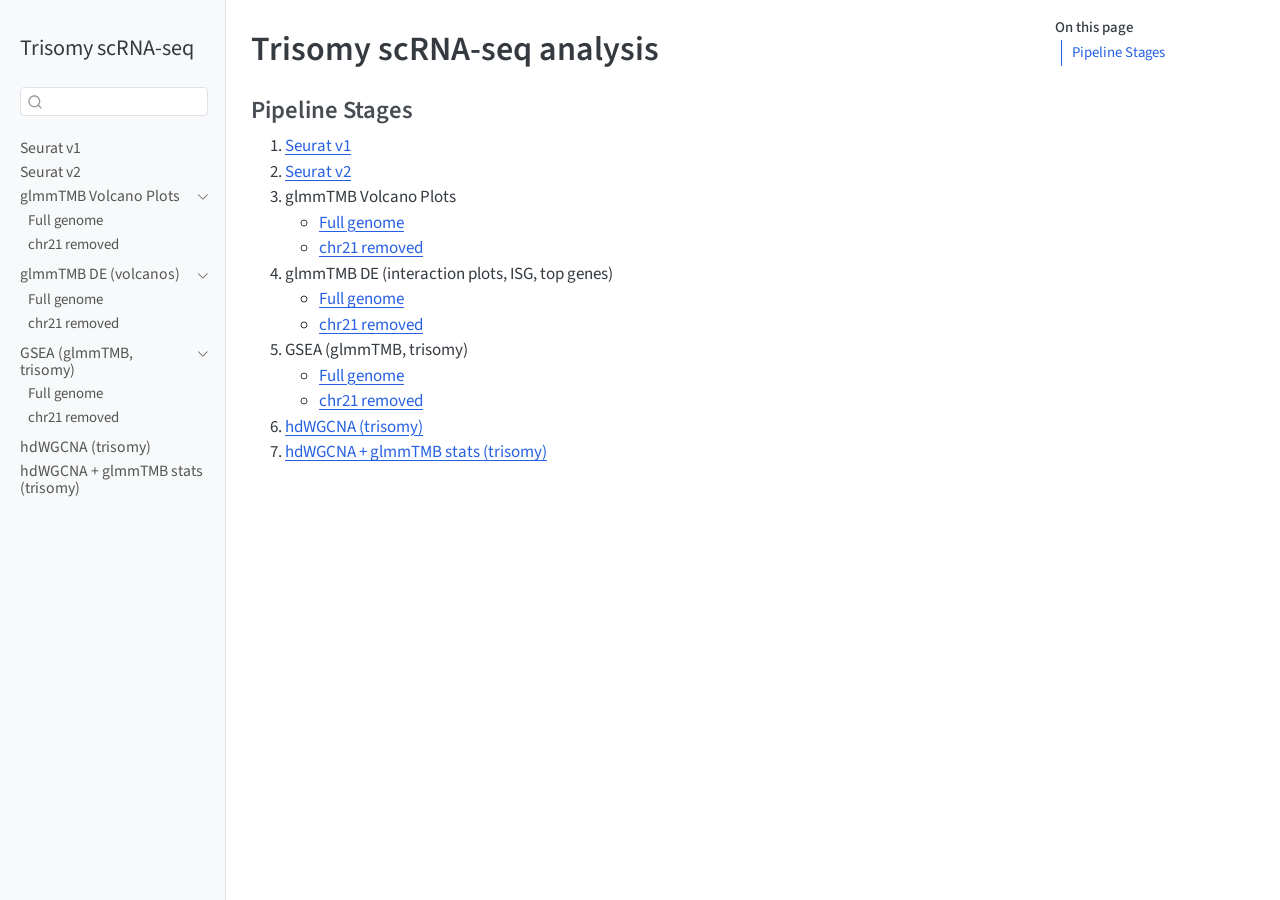
<file: docs/index.html>
<!DOCTYPE html>
<html xmlns="http://www.w3.org/1999/xhtml" lang="en" xml:lang="en"><head>

<meta charset="utf-8">
<meta name="generator" content="quarto-1.5.57">

<meta name="viewport" content="width=device-width, initial-scale=1.0, user-scalable=yes">


<title>Trisomy scRNA-seq analysis – Trisomy scRNA-seq</title>
<style>
code{white-space: pre-wrap;}
span.smallcaps{font-variant: small-caps;}
div.columns{display: flex; gap: min(4vw, 1.5em);}
div.column{flex: auto; overflow-x: auto;}
div.hanging-indent{margin-left: 1.5em; text-indent: -1.5em;}
ul.task-list{list-style: none;}
ul.task-list li input[type="checkbox"] {
  width: 0.8em;
  margin: 0 0.8em 0.2em -1em; /* quarto-specific, see https://github.com/quarto-dev/quarto-cli/issues/4556 */ 
  vertical-align: middle;
}
</style>


<script src="site_libs/quarto-nav/quarto-nav.js"></script>
<script src="site_libs/quarto-nav/headroom.min.js"></script>
<script src="site_libs/clipboard/clipboard.min.js"></script>
<script src="site_libs/quarto-search/autocomplete.umd.js"></script>
<script src="site_libs/quarto-search/fuse.min.js"></script>
<script src="site_libs/quarto-search/quarto-search.js"></script>
<meta name="quarto:offset" content="./">
<script src="site_libs/quarto-html/quarto.js"></script>
<script src="site_libs/quarto-html/popper.min.js"></script>
<script src="site_libs/quarto-html/tippy.umd.min.js"></script>
<script src="site_libs/quarto-html/anchor.min.js"></script>
<link href="site_libs/quarto-html/tippy.css" rel="stylesheet">
<link href="site_libs/quarto-html/quarto-syntax-highlighting.css" rel="stylesheet" id="quarto-text-highlighting-styles">
<script src="site_libs/bootstrap/bootstrap.min.js"></script>
<link href="site_libs/bootstrap/bootstrap-icons.css" rel="stylesheet">
<link href="site_libs/bootstrap/bootstrap.min.css" rel="stylesheet" id="quarto-bootstrap" data-mode="light">
<script id="quarto-search-options" type="application/json">{
  "location": "sidebar",
  "copy-button": false,
  "collapse-after": 3,
  "panel-placement": "start",
  "type": "textbox",
  "limit": 50,
  "keyboard-shortcut": [
    "f",
    "/",
    "s"
  ],
  "show-item-context": false,
  "language": {
    "search-no-results-text": "No results",
    "search-matching-documents-text": "matching documents",
    "search-copy-link-title": "Copy link to search",
    "search-hide-matches-text": "Hide additional matches",
    "search-more-match-text": "more match in this document",
    "search-more-matches-text": "more matches in this document",
    "search-clear-button-title": "Clear",
    "search-text-placeholder": "",
    "search-detached-cancel-button-title": "Cancel",
    "search-submit-button-title": "Submit",
    "search-label": "Search"
  }
}</script>


</head>

<body class="nav-sidebar docked">

<div id="quarto-search-results"></div>
  <header id="quarto-header" class="headroom fixed-top">
  <nav class="quarto-secondary-nav">
    <div class="container-fluid d-flex">
      <button type="button" class="quarto-btn-toggle btn" data-bs-toggle="collapse" role="button" data-bs-target=".quarto-sidebar-collapse-item" aria-controls="quarto-sidebar" aria-expanded="false" aria-label="Toggle sidebar navigation" onclick="if (window.quartoToggleHeadroom) { window.quartoToggleHeadroom(); }">
        <i class="bi bi-layout-text-sidebar-reverse"></i>
      </button>
        <nav class="quarto-page-breadcrumbs" aria-label="breadcrumb"><ol class="breadcrumb"><li class="breadcrumb-item">
      Trisomy scRNA-seq
      </li></ol></nav>
        <a class="flex-grow-1" role="navigation" data-bs-toggle="collapse" data-bs-target=".quarto-sidebar-collapse-item" aria-controls="quarto-sidebar" aria-expanded="false" aria-label="Toggle sidebar navigation" onclick="if (window.quartoToggleHeadroom) { window.quartoToggleHeadroom(); }">      
        </a>
      <button type="button" class="btn quarto-search-button" aria-label="Search" onclick="window.quartoOpenSearch();">
        <i class="bi bi-search"></i>
      </button>
    </div>
  </nav>
</header>
<!-- content -->
<div id="quarto-content" class="quarto-container page-columns page-rows-contents page-layout-article">
<!-- sidebar -->
  <nav id="quarto-sidebar" class="sidebar collapse collapse-horizontal quarto-sidebar-collapse-item sidebar-navigation docked overflow-auto">
    <div class="pt-lg-2 mt-2 text-left sidebar-header">
    <div class="sidebar-title mb-0 py-0">
      <a href="./">Trisomy scRNA-seq</a> 
    </div>
      </div>
        <div class="mt-2 flex-shrink-0 align-items-center">
        <div class="sidebar-search">
        <div id="quarto-search" class="" title="Search"></div>
        </div>
        </div>
    <div class="sidebar-menu-container"> 
    <ul class="list-unstyled mt-1">
        <li class="sidebar-item">
  <div class="sidebar-item-container"> 
  <a href="./notebooks/seurat_trisomy_v1.html" class="sidebar-item-text sidebar-link">
 <span class="menu-text">Seurat v1</span></a>
  </div>
</li>
        <li class="sidebar-item">
  <div class="sidebar-item-container"> 
  <a href="./notebooks/seurat_trisomy_v2.html" class="sidebar-item-text sidebar-link">
 <span class="menu-text">Seurat v2</span></a>
  </div>
</li>
        <li class="sidebar-item sidebar-item-section">
      <div class="sidebar-item-container"> 
            <a class="sidebar-item-text sidebar-link text-start" data-bs-toggle="collapse" data-bs-target="#quarto-sidebar-section-1" role="navigation" aria-expanded="true">
 <span class="menu-text">glmmTMB Volcano Plots</span></a>
          <a class="sidebar-item-toggle text-start" data-bs-toggle="collapse" data-bs-target="#quarto-sidebar-section-1" role="navigation" aria-expanded="true" aria-label="Toggle section">
            <i class="bi bi-chevron-right ms-2"></i>
          </a> 
      </div>
      <ul id="quarto-sidebar-section-1" class="collapse list-unstyled sidebar-section depth1 show">  
          <li class="sidebar-item">
  <div class="sidebar-item-container"> 
  <a href="./notebooks/glmmTMB_volcanos.html" class="sidebar-item-text sidebar-link">
 <span class="menu-text">Full genome</span></a>
  </div>
</li>
          <li class="sidebar-item">
  <div class="sidebar-item-container"> 
  <a href="./notebooks/glmmTMB_volcanos_chr21_removed.html" class="sidebar-item-text sidebar-link">
 <span class="menu-text">chr21 removed</span></a>
  </div>
</li>
      </ul>
  </li>
        <li class="sidebar-item sidebar-item-section">
      <div class="sidebar-item-container"> 
            <a class="sidebar-item-text sidebar-link text-start" data-bs-toggle="collapse" data-bs-target="#quarto-sidebar-section-2" role="navigation" aria-expanded="true">
 <span class="menu-text">glmmTMB DE (volcanos)</span></a>
          <a class="sidebar-item-toggle text-start" data-bs-toggle="collapse" data-bs-target="#quarto-sidebar-section-2" role="navigation" aria-expanded="true" aria-label="Toggle section">
            <i class="bi bi-chevron-right ms-2"></i>
          </a> 
      </div>
      <ul id="quarto-sidebar-section-2" class="collapse list-unstyled sidebar-section depth1 show">  
          <li class="sidebar-item">
  <div class="sidebar-item-container"> 
  <a href="./notebooks/glmmTMB_DE.html" class="sidebar-item-text sidebar-link">
 <span class="menu-text">Full genome</span></a>
  </div>
</li>
          <li class="sidebar-item">
  <div class="sidebar-item-container"> 
  <a href="./notebooks/glmmTMB_DE_chr21_removed.html" class="sidebar-item-text sidebar-link">
 <span class="menu-text">chr21 removed</span></a>
  </div>
</li>
      </ul>
  </li>
        <li class="sidebar-item sidebar-item-section">
      <div class="sidebar-item-container"> 
            <a class="sidebar-item-text sidebar-link text-start" data-bs-toggle="collapse" data-bs-target="#quarto-sidebar-section-3" role="navigation" aria-expanded="true">
 <span class="menu-text">GSEA (glmmTMB, trisomy)</span></a>
          <a class="sidebar-item-toggle text-start" data-bs-toggle="collapse" data-bs-target="#quarto-sidebar-section-3" role="navigation" aria-expanded="true" aria-label="Toggle section">
            <i class="bi bi-chevron-right ms-2"></i>
          </a> 
      </div>
      <ul id="quarto-sidebar-section-3" class="collapse list-unstyled sidebar-section depth1 show">  
          <li class="sidebar-item">
  <div class="sidebar-item-container"> 
  <a href="./notebooks/gsea_glmmTMB_trisomy.html" class="sidebar-item-text sidebar-link">
 <span class="menu-text">Full genome</span></a>
  </div>
</li>
          <li class="sidebar-item">
  <div class="sidebar-item-container"> 
  <a href="./notebooks/gsea_glmmTMB_trisomy_chr21_removed.html" class="sidebar-item-text sidebar-link">
 <span class="menu-text">chr21 removed</span></a>
  </div>
</li>
      </ul>
  </li>
        <li class="sidebar-item">
  <div class="sidebar-item-container"> 
  <a href="./notebooks/hdwgcna_trisomy.html" class="sidebar-item-text sidebar-link">
 <span class="menu-text">hdWGCNA (trisomy)</span></a>
  </div>
</li>
        <li class="sidebar-item">
  <div class="sidebar-item-container"> 
  <a href="./notebooks/hdwgcna_glmmTMB_stats_trisomy.html" class="sidebar-item-text sidebar-link">
 <span class="menu-text">hdWGCNA + glmmTMB stats (trisomy)</span></a>
  </div>
</li>
    </ul>
    </div>
</nav>
<div id="quarto-sidebar-glass" class="quarto-sidebar-collapse-item" data-bs-toggle="collapse" data-bs-target=".quarto-sidebar-collapse-item"></div>
<!-- margin-sidebar -->
    <div id="quarto-margin-sidebar" class="sidebar margin-sidebar">
        <nav id="TOC" role="doc-toc" class="toc-active">
    <h2 id="toc-title">On this page</h2>
   
  <ul>
  <li><a href="#pipeline-stages" id="toc-pipeline-stages" class="nav-link active" data-scroll-target="#pipeline-stages">Pipeline Stages</a></li>
  </ul>
</nav>
    </div>
<!-- main -->
<main class="content" id="quarto-document-content">

<header id="title-block-header" class="quarto-title-block default">
<div class="quarto-title">
<h1 class="title">Trisomy scRNA-seq analysis</h1>
</div>



<div class="quarto-title-meta">

    
  
    
  </div>
  


</header>


<section id="pipeline-stages" class="level3">
<h3 class="anchored" data-anchor-id="pipeline-stages">Pipeline Stages</h3>
<ol type="1">
<li><a href="./notebooks/seurat_trisomy_v1.html">Seurat v1</a></li>
<li><a href="./notebooks/seurat_trisomy_v2.html">Seurat v2</a></li>
<li>glmmTMB Volcano Plots
<ul>
<li><a href="./notebooks/glmmTMB_volcanos.html">Full genome</a></li>
<li><a href="./notebooks/glmmTMB_volcanos_chr21_removed.html">chr21 removed</a></li>
</ul></li>
<li>glmmTMB DE (interaction plots, ISG, top genes)
<ul>
<li><a href="./notebooks/glmmTMB_DE.html">Full genome</a></li>
<li><a href="./notebooks/glmmTMB_DE_chr21_removed.html">chr21 removed</a></li>
</ul></li>
<li>GSEA (glmmTMB, trisomy)
<ul>
<li><a href="./notebooks/gsea_glmmTMB_trisomy.html">Full genome</a></li>
<li><a href="./notebooks/gsea_glmmTMB_trisomy_chr21_removed.html">chr21 removed</a></li>
</ul></li>
<li><a href="./notebooks/hdwgcna_trisomy.html">hdWGCNA (trisomy)</a></li>
<li><a href="./notebooks/hdwgcna_glmmTMB_stats_trisomy.html">hdWGCNA + glmmTMB stats (trisomy)</a></li>
</ol>


</section>

</main> <!-- /main -->
<script id="quarto-html-after-body" type="application/javascript">
window.document.addEventListener("DOMContentLoaded", function (event) {
  const toggleBodyColorMode = (bsSheetEl) => {
    const mode = bsSheetEl.getAttribute("data-mode");
    const bodyEl = window.document.querySelector("body");
    if (mode === "dark") {
      bodyEl.classList.add("quarto-dark");
      bodyEl.classList.remove("quarto-light");
    } else {
      bodyEl.classList.add("quarto-light");
      bodyEl.classList.remove("quarto-dark");
    }
  }
  const toggleBodyColorPrimary = () => {
    const bsSheetEl = window.document.querySelector("link#quarto-bootstrap");
    if (bsSheetEl) {
      toggleBodyColorMode(bsSheetEl);
    }
  }
  toggleBodyColorPrimary();  
  const icon = "";
  const anchorJS = new window.AnchorJS();
  anchorJS.options = {
    placement: 'right',
    icon: icon
  };
  anchorJS.add('.anchored');
  const isCodeAnnotation = (el) => {
    for (const clz of el.classList) {
      if (clz.startsWith('code-annotation-')) {                     
        return true;
      }
    }
    return false;
  }
  const onCopySuccess = function(e) {
    // button target
    const button = e.trigger;
    // don't keep focus
    button.blur();
    // flash "checked"
    button.classList.add('code-copy-button-checked');
    var currentTitle = button.getAttribute("title");
    button.setAttribute("title", "Copied!");
    let tooltip;
    if (window.bootstrap) {
      button.setAttribute("data-bs-toggle", "tooltip");
      button.setAttribute("data-bs-placement", "left");
      button.setAttribute("data-bs-title", "Copied!");
      tooltip = new bootstrap.Tooltip(button, 
        { trigger: "manual", 
          customClass: "code-copy-button-tooltip",
          offset: [0, -8]});
      tooltip.show();    
    }
    setTimeout(function() {
      if (tooltip) {
        tooltip.hide();
        button.removeAttribute("data-bs-title");
        button.removeAttribute("data-bs-toggle");
        button.removeAttribute("data-bs-placement");
      }
      button.setAttribute("title", currentTitle);
      button.classList.remove('code-copy-button-checked');
    }, 1000);
    // clear code selection
    e.clearSelection();
  }
  const getTextToCopy = function(trigger) {
      const codeEl = trigger.previousElementSibling.cloneNode(true);
      for (const childEl of codeEl.children) {
        if (isCodeAnnotation(childEl)) {
          childEl.remove();
        }
      }
      return codeEl.innerText;
  }
  const clipboard = new window.ClipboardJS('.code-copy-button:not([data-in-quarto-modal])', {
    text: getTextToCopy
  });
  clipboard.on('success', onCopySuccess);
  if (window.document.getElementById('quarto-embedded-source-code-modal')) {
    // For code content inside modals, clipBoardJS needs to be initialized with a container option
    // TODO: Check when it could be a function (https://github.com/zenorocha/clipboard.js/issues/860)
    const clipboardModal = new window.ClipboardJS('.code-copy-button[data-in-quarto-modal]', {
      text: getTextToCopy,
      container: window.document.getElementById('quarto-embedded-source-code-modal')
    });
    clipboardModal.on('success', onCopySuccess);
  }
    var localhostRegex = new RegExp(/^(?:http|https):\/\/localhost\:?[0-9]*\//);
    var mailtoRegex = new RegExp(/^mailto:/);
      var filterRegex = new RegExp('/' + window.location.host + '/');
    var isInternal = (href) => {
        return filterRegex.test(href) || localhostRegex.test(href) || mailtoRegex.test(href);
    }
    // Inspect non-navigation links and adorn them if external
 	var links = window.document.querySelectorAll('a[href]:not(.nav-link):not(.navbar-brand):not(.toc-action):not(.sidebar-link):not(.sidebar-item-toggle):not(.pagination-link):not(.no-external):not([aria-hidden]):not(.dropdown-item):not(.quarto-navigation-tool):not(.about-link)');
    for (var i=0; i<links.length; i++) {
      const link = links[i];
      if (!isInternal(link.href)) {
        // undo the damage that might have been done by quarto-nav.js in the case of
        // links that we want to consider external
        if (link.dataset.originalHref !== undefined) {
          link.href = link.dataset.originalHref;
        }
      }
    }
  function tippyHover(el, contentFn, onTriggerFn, onUntriggerFn) {
    const config = {
      allowHTML: true,
      maxWidth: 500,
      delay: 100,
      arrow: false,
      appendTo: function(el) {
          return el.parentElement;
      },
      interactive: true,
      interactiveBorder: 10,
      theme: 'quarto',
      placement: 'bottom-start',
    };
    if (contentFn) {
      config.content = contentFn;
    }
    if (onTriggerFn) {
      config.onTrigger = onTriggerFn;
    }
    if (onUntriggerFn) {
      config.onUntrigger = onUntriggerFn;
    }
    window.tippy(el, config); 
  }
  const noterefs = window.document.querySelectorAll('a[role="doc-noteref"]');
  for (var i=0; i<noterefs.length; i++) {
    const ref = noterefs[i];
    tippyHover(ref, function() {
      // use id or data attribute instead here
      let href = ref.getAttribute('data-footnote-href') || ref.getAttribute('href');
      try { href = new URL(href).hash; } catch {}
      const id = href.replace(/^#\/?/, "");
      const note = window.document.getElementById(id);
      if (note) {
        return note.innerHTML;
      } else {
        return "";
      }
    });
  }
  const xrefs = window.document.querySelectorAll('a.quarto-xref');
  const processXRef = (id, note) => {
    // Strip column container classes
    const stripColumnClz = (el) => {
      el.classList.remove("page-full", "page-columns");
      if (el.children) {
        for (const child of el.children) {
          stripColumnClz(child);
        }
      }
    }
    stripColumnClz(note)
    if (id === null || id.startsWith('sec-')) {
      // Special case sections, only their first couple elements
      const container = document.createElement("div");
      if (note.children && note.children.length > 2) {
        container.appendChild(note.children[0].cloneNode(true));
        for (let i = 1; i < note.children.length; i++) {
          const child = note.children[i];
          if (child.tagName === "P" && child.innerText === "") {
            continue;
          } else {
            container.appendChild(child.cloneNode(true));
            break;
          }
        }
        if (window.Quarto?.typesetMath) {
          window.Quarto.typesetMath(container);
        }
        return container.innerHTML
      } else {
        if (window.Quarto?.typesetMath) {
          window.Quarto.typesetMath(note);
        }
        return note.innerHTML;
      }
    } else {
      // Remove any anchor links if they are present
      const anchorLink = note.querySelector('a.anchorjs-link');
      if (anchorLink) {
        anchorLink.remove();
      }
      if (window.Quarto?.typesetMath) {
        window.Quarto.typesetMath(note);
      }
      // TODO in 1.5, we should make sure this works without a callout special case
      if (note.classList.contains("callout")) {
        return note.outerHTML;
      } else {
        return note.innerHTML;
      }
    }
  }
  for (var i=0; i<xrefs.length; i++) {
    const xref = xrefs[i];
    tippyHover(xref, undefined, function(instance) {
      instance.disable();
      let url = xref.getAttribute('href');
      let hash = undefined; 
      if (url.startsWith('#')) {
        hash = url;
      } else {
        try { hash = new URL(url).hash; } catch {}
      }
      if (hash) {
        const id = hash.replace(/^#\/?/, "");
        const note = window.document.getElementById(id);
        if (note !== null) {
          try {
            const html = processXRef(id, note.cloneNode(true));
            instance.setContent(html);
          } finally {
            instance.enable();
            instance.show();
          }
        } else {
          // See if we can fetch this
          fetch(url.split('#')[0])
          .then(res => res.text())
          .then(html => {
            const parser = new DOMParser();
            const htmlDoc = parser.parseFromString(html, "text/html");
            const note = htmlDoc.getElementById(id);
            if (note !== null) {
              const html = processXRef(id, note);
              instance.setContent(html);
            } 
          }).finally(() => {
            instance.enable();
            instance.show();
          });
        }
      } else {
        // See if we can fetch a full url (with no hash to target)
        // This is a special case and we should probably do some content thinning / targeting
        fetch(url)
        .then(res => res.text())
        .then(html => {
          const parser = new DOMParser();
          const htmlDoc = parser.parseFromString(html, "text/html");
          const note = htmlDoc.querySelector('main.content');
          if (note !== null) {
            // This should only happen for chapter cross references
            // (since there is no id in the URL)
            // remove the first header
            if (note.children.length > 0 && note.children[0].tagName === "HEADER") {
              note.children[0].remove();
            }
            const html = processXRef(null, note);
            instance.setContent(html);
          } 
        }).finally(() => {
          instance.enable();
          instance.show();
        });
      }
    }, function(instance) {
    });
  }
      let selectedAnnoteEl;
      const selectorForAnnotation = ( cell, annotation) => {
        let cellAttr = 'data-code-cell="' + cell + '"';
        let lineAttr = 'data-code-annotation="' +  annotation + '"';
        const selector = 'span[' + cellAttr + '][' + lineAttr + ']';
        return selector;
      }
      const selectCodeLines = (annoteEl) => {
        const doc = window.document;
        const targetCell = annoteEl.getAttribute("data-target-cell");
        const targetAnnotation = annoteEl.getAttribute("data-target-annotation");
        const annoteSpan = window.document.querySelector(selectorForAnnotation(targetCell, targetAnnotation));
        const lines = annoteSpan.getAttribute("data-code-lines").split(",");
        const lineIds = lines.map((line) => {
          return targetCell + "-" + line;
        })
        let top = null;
        let height = null;
        let parent = null;
        if (lineIds.length > 0) {
            //compute the position of the single el (top and bottom and make a div)
            const el = window.document.getElementById(lineIds[0]);
            top = el.offsetTop;
            height = el.offsetHeight;
            parent = el.parentElement.parentElement;
          if (lineIds.length > 1) {
            const lastEl = window.document.getElementById(lineIds[lineIds.length - 1]);
            const bottom = lastEl.offsetTop + lastEl.offsetHeight;
            height = bottom - top;
          }
          if (top !== null && height !== null && parent !== null) {
            // cook up a div (if necessary) and position it 
            let div = window.document.getElementById("code-annotation-line-highlight");
            if (div === null) {
              div = window.document.createElement("div");
              div.setAttribute("id", "code-annotation-line-highlight");
              div.style.position = 'absolute';
              parent.appendChild(div);
            }
            div.style.top = top - 2 + "px";
            div.style.height = height + 4 + "px";
            div.style.left = 0;
            let gutterDiv = window.document.getElementById("code-annotation-line-highlight-gutter");
            if (gutterDiv === null) {
              gutterDiv = window.document.createElement("div");
              gutterDiv.setAttribute("id", "code-annotation-line-highlight-gutter");
              gutterDiv.style.position = 'absolute';
              const codeCell = window.document.getElementById(targetCell);
              const gutter = codeCell.querySelector('.code-annotation-gutter');
              gutter.appendChild(gutterDiv);
            }
            gutterDiv.style.top = top - 2 + "px";
            gutterDiv.style.height = height + 4 + "px";
          }
          selectedAnnoteEl = annoteEl;
        }
      };
      const unselectCodeLines = () => {
        const elementsIds = ["code-annotation-line-highlight", "code-annotation-line-highlight-gutter"];
        elementsIds.forEach((elId) => {
          const div = window.document.getElementById(elId);
          if (div) {
            div.remove();
          }
        });
        selectedAnnoteEl = undefined;
      };
        // Handle positioning of the toggle
    window.addEventListener(
      "resize",
      throttle(() => {
        elRect = undefined;
        if (selectedAnnoteEl) {
          selectCodeLines(selectedAnnoteEl);
        }
      }, 10)
    );
    function throttle(fn, ms) {
    let throttle = false;
    let timer;
      return (...args) => {
        if(!throttle) { // first call gets through
            fn.apply(this, args);
            throttle = true;
        } else { // all the others get throttled
            if(timer) clearTimeout(timer); // cancel #2
            timer = setTimeout(() => {
              fn.apply(this, args);
              timer = throttle = false;
            }, ms);
        }
      };
    }
      // Attach click handler to the DT
      const annoteDls = window.document.querySelectorAll('dt[data-target-cell]');
      for (const annoteDlNode of annoteDls) {
        annoteDlNode.addEventListener('click', (event) => {
          const clickedEl = event.target;
          if (clickedEl !== selectedAnnoteEl) {
            unselectCodeLines();
            const activeEl = window.document.querySelector('dt[data-target-cell].code-annotation-active');
            if (activeEl) {
              activeEl.classList.remove('code-annotation-active');
            }
            selectCodeLines(clickedEl);
            clickedEl.classList.add('code-annotation-active');
          } else {
            // Unselect the line
            unselectCodeLines();
            clickedEl.classList.remove('code-annotation-active');
          }
        });
      }
  const findCites = (el) => {
    const parentEl = el.parentElement;
    if (parentEl) {
      const cites = parentEl.dataset.cites;
      if (cites) {
        return {
          el,
          cites: cites.split(' ')
        };
      } else {
        return findCites(el.parentElement)
      }
    } else {
      return undefined;
    }
  };
  var bibliorefs = window.document.querySelectorAll('a[role="doc-biblioref"]');
  for (var i=0; i<bibliorefs.length; i++) {
    const ref = bibliorefs[i];
    const citeInfo = findCites(ref);
    if (citeInfo) {
      tippyHover(citeInfo.el, function() {
        var popup = window.document.createElement('div');
        citeInfo.cites.forEach(function(cite) {
          var citeDiv = window.document.createElement('div');
          citeDiv.classList.add('hanging-indent');
          citeDiv.classList.add('csl-entry');
          var biblioDiv = window.document.getElementById('ref-' + cite);
          if (biblioDiv) {
            citeDiv.innerHTML = biblioDiv.innerHTML;
          }
          popup.appendChild(citeDiv);
        });
        return popup.innerHTML;
      });
    }
  }
});
</script>
</div> <!-- /content -->




</body></html>
</file>
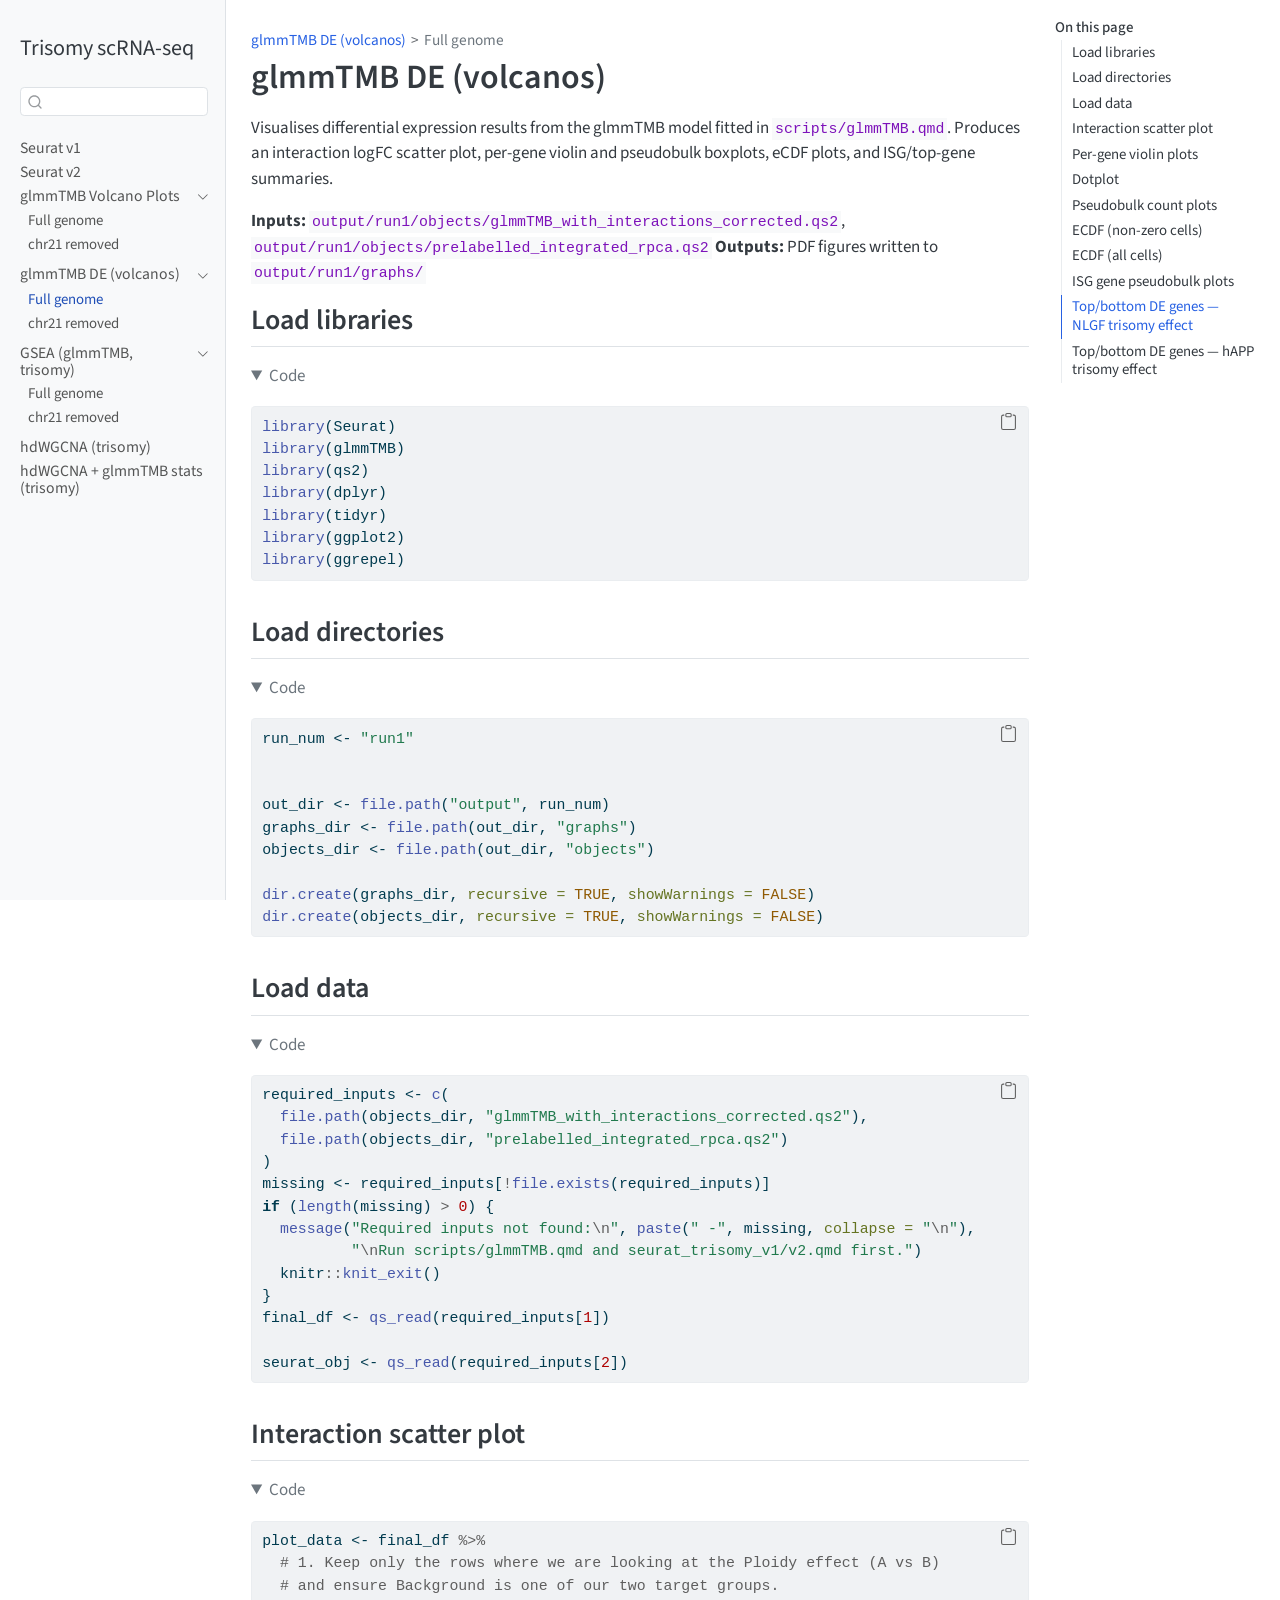
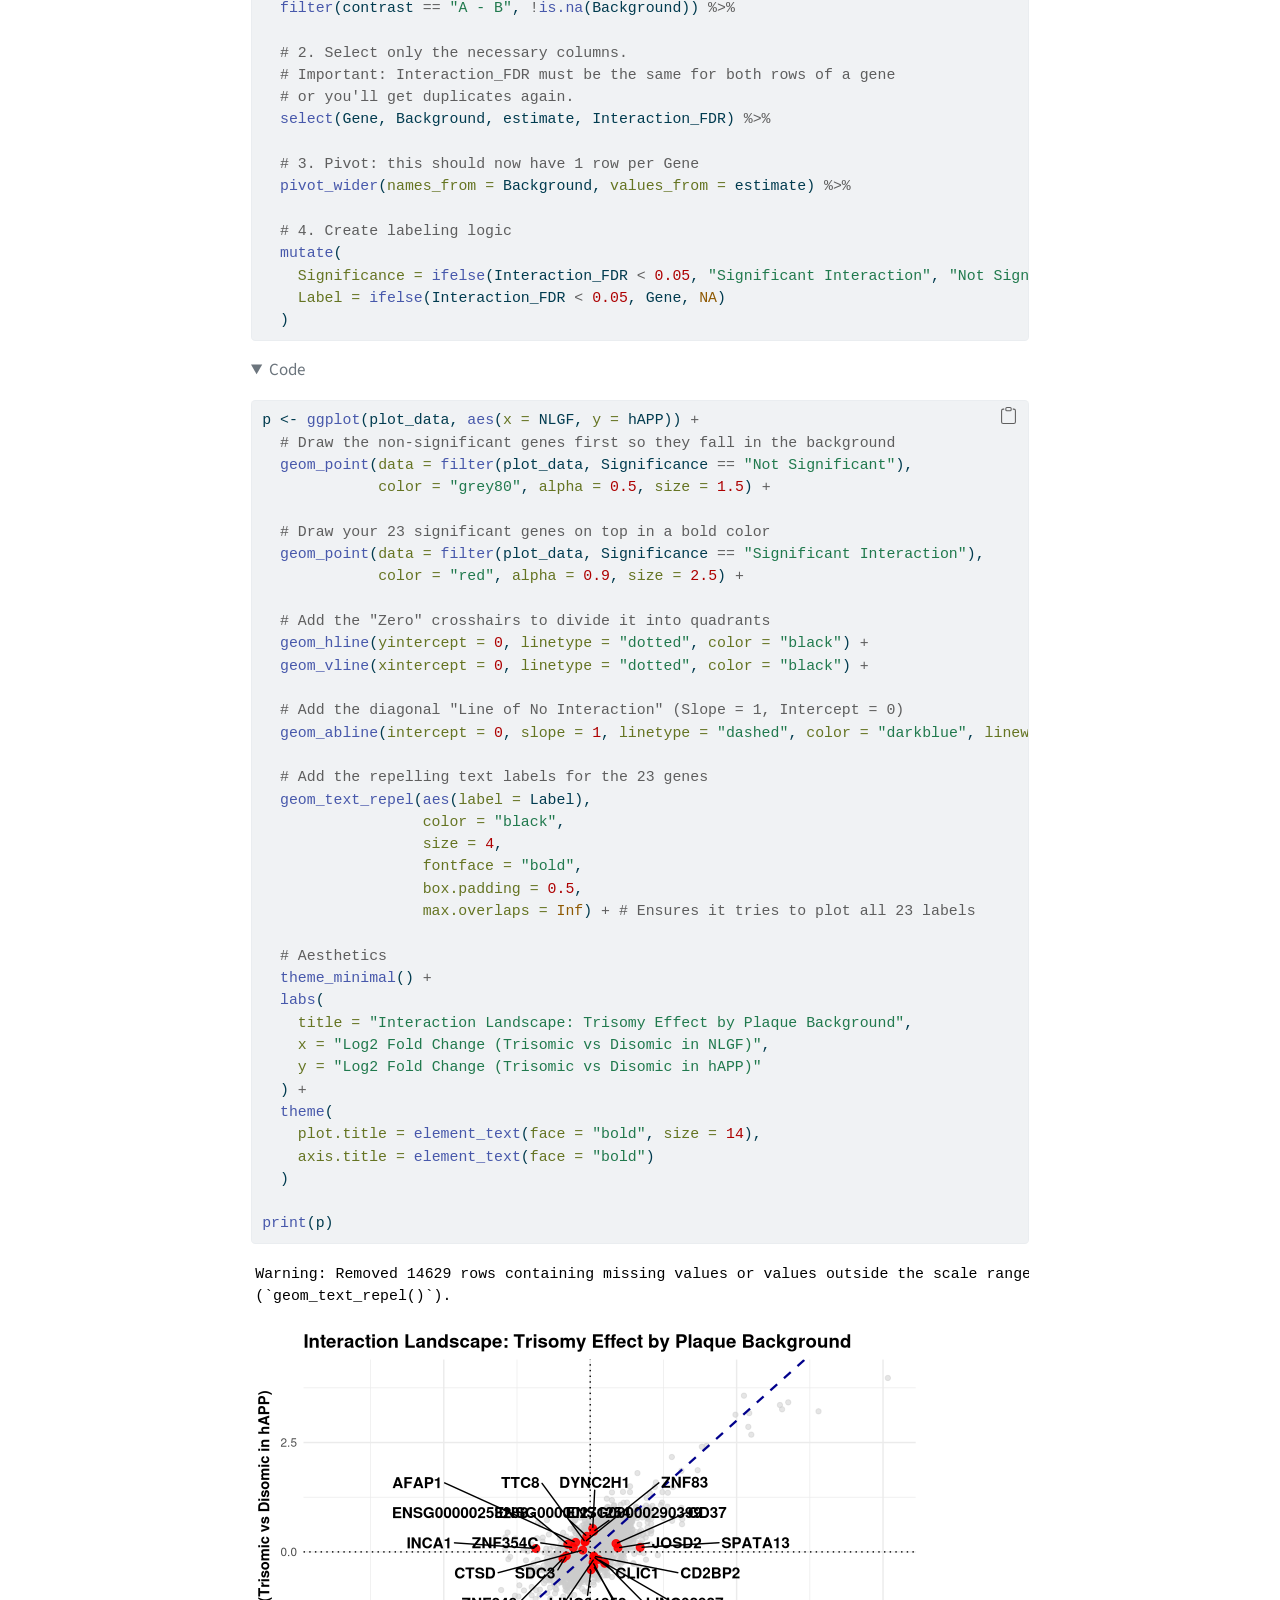
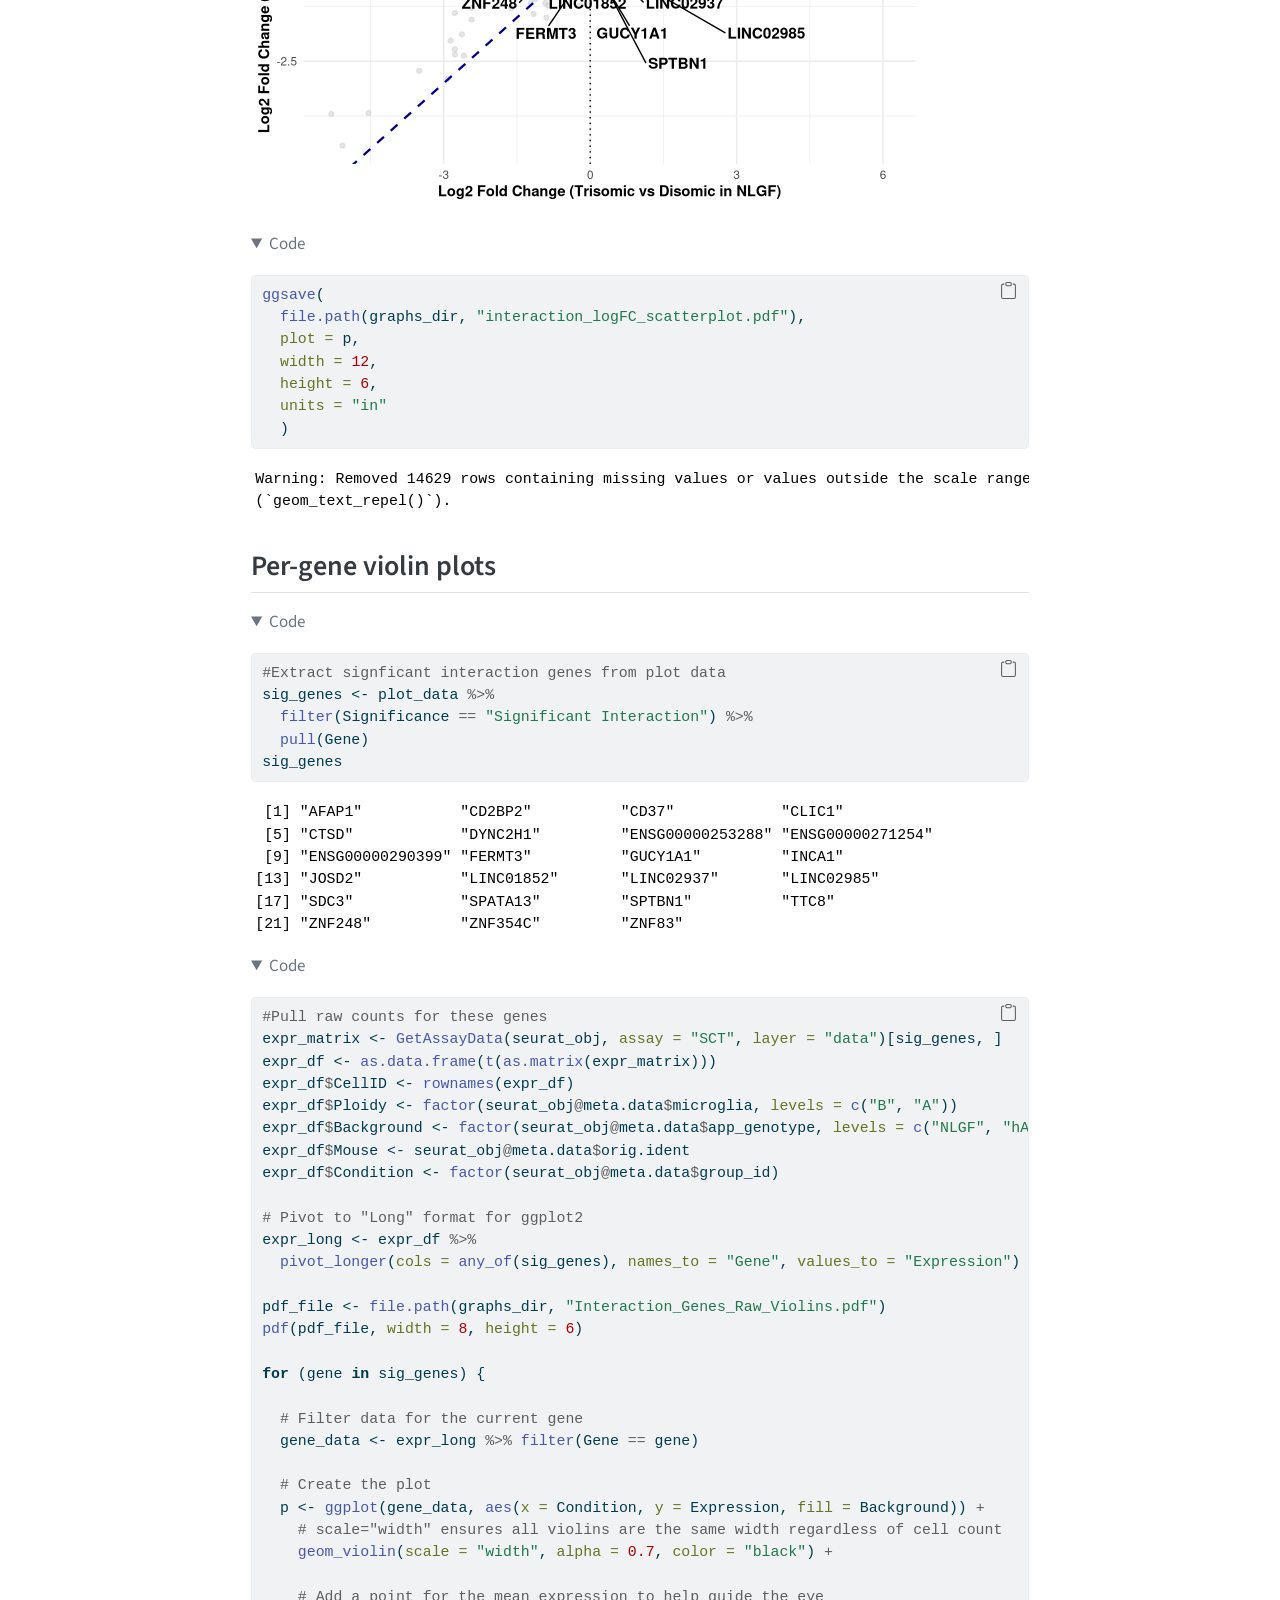
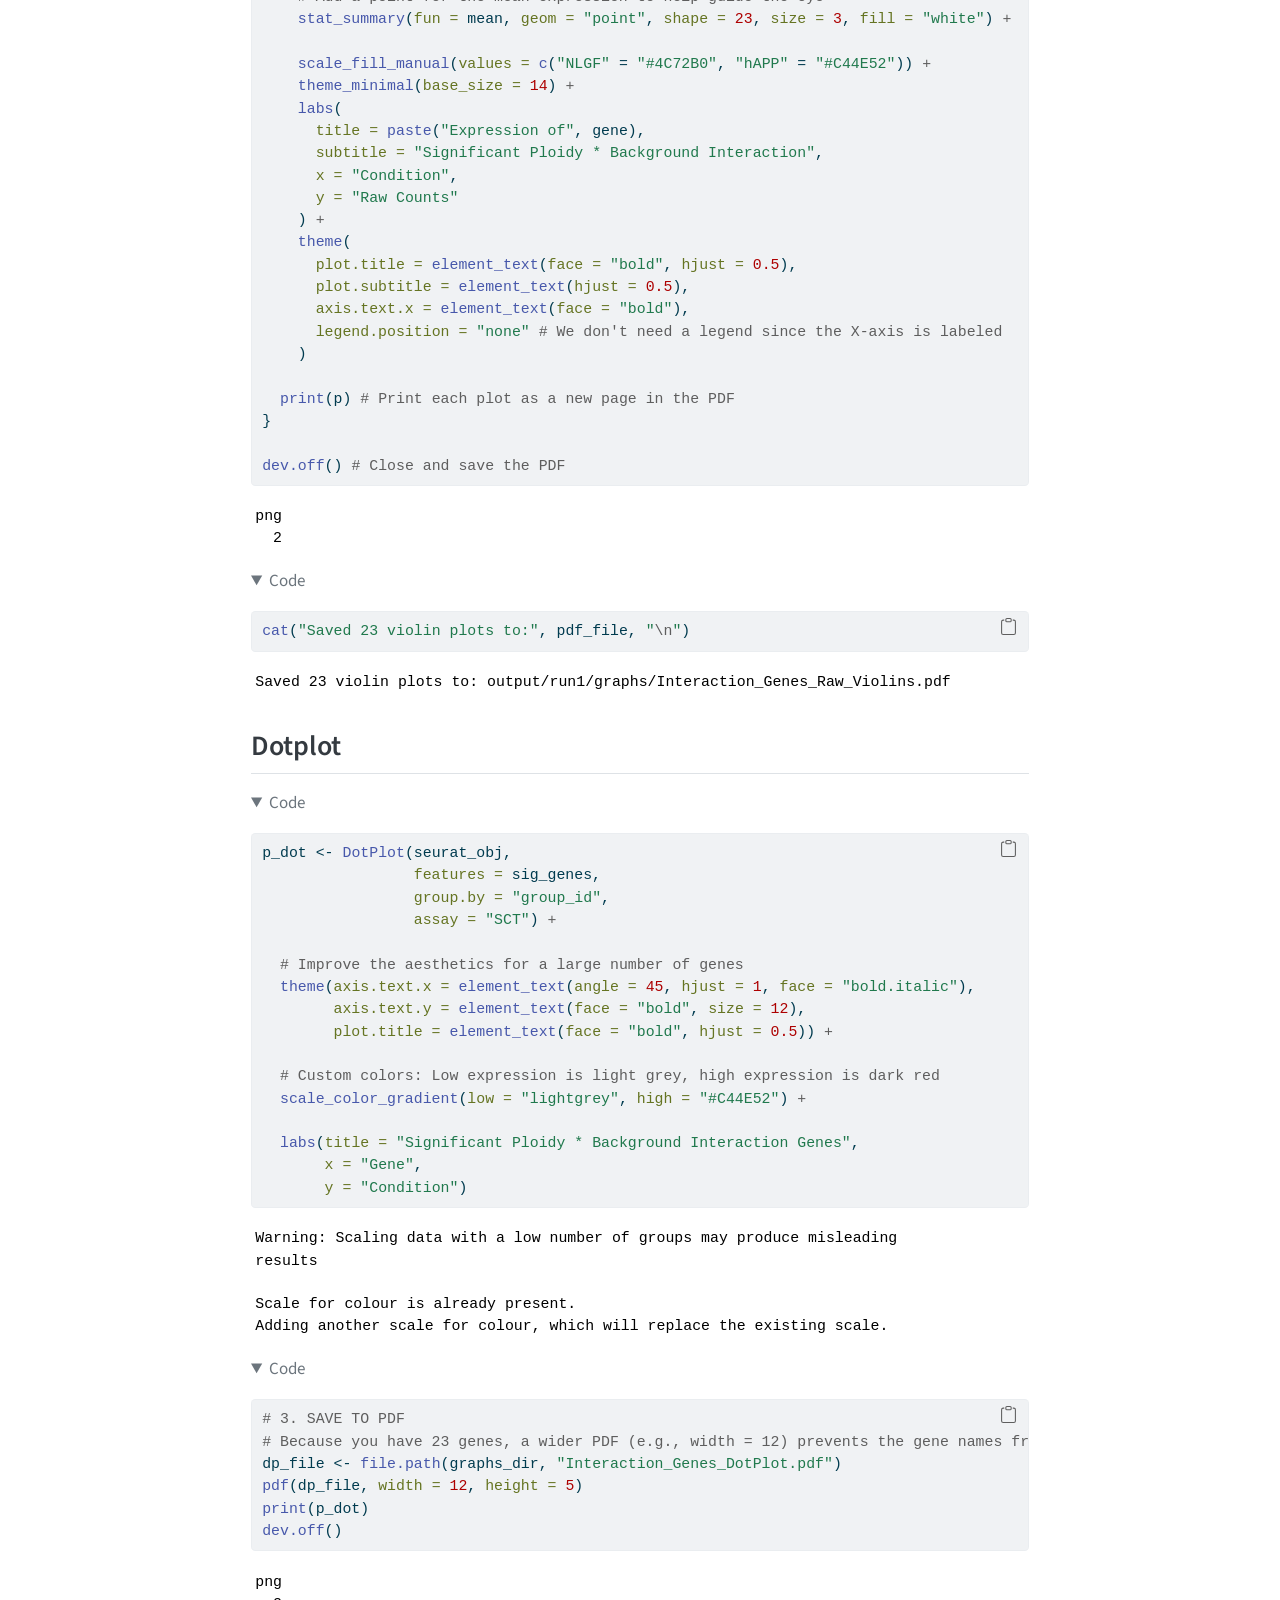
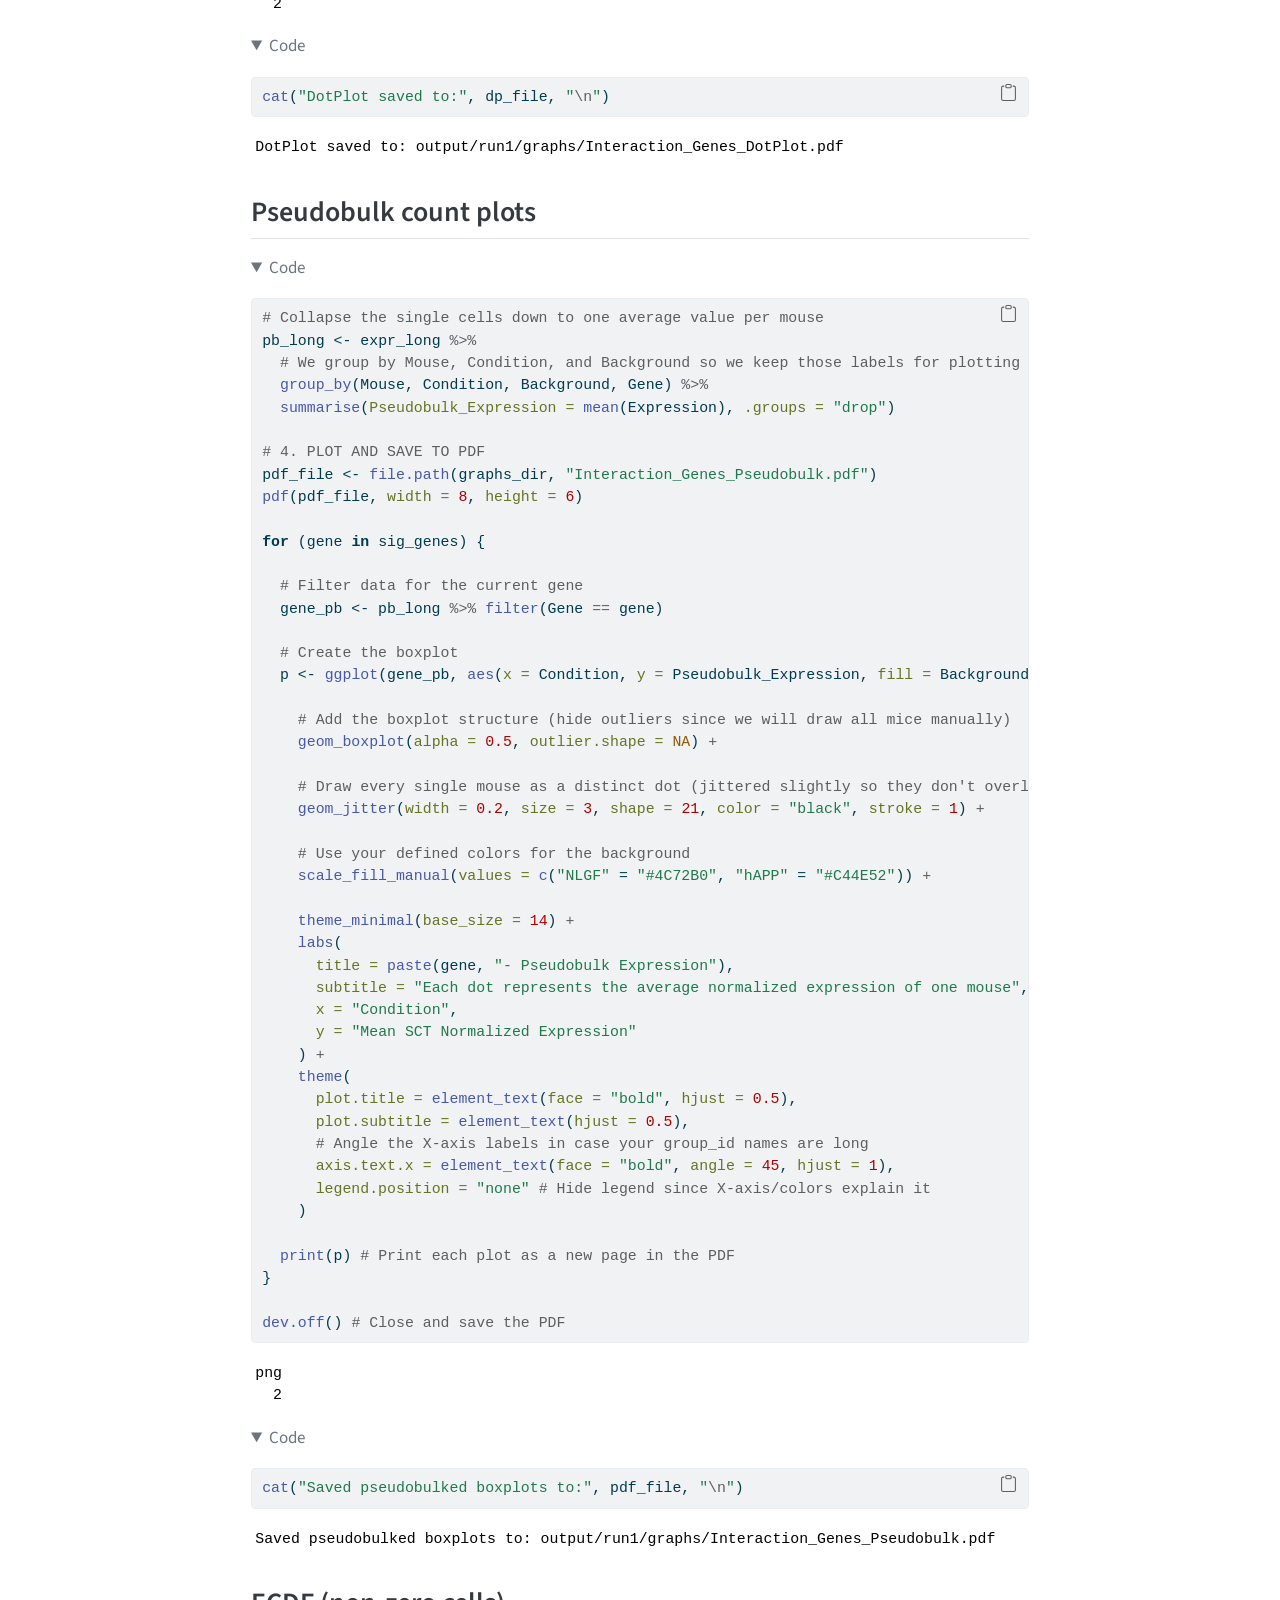
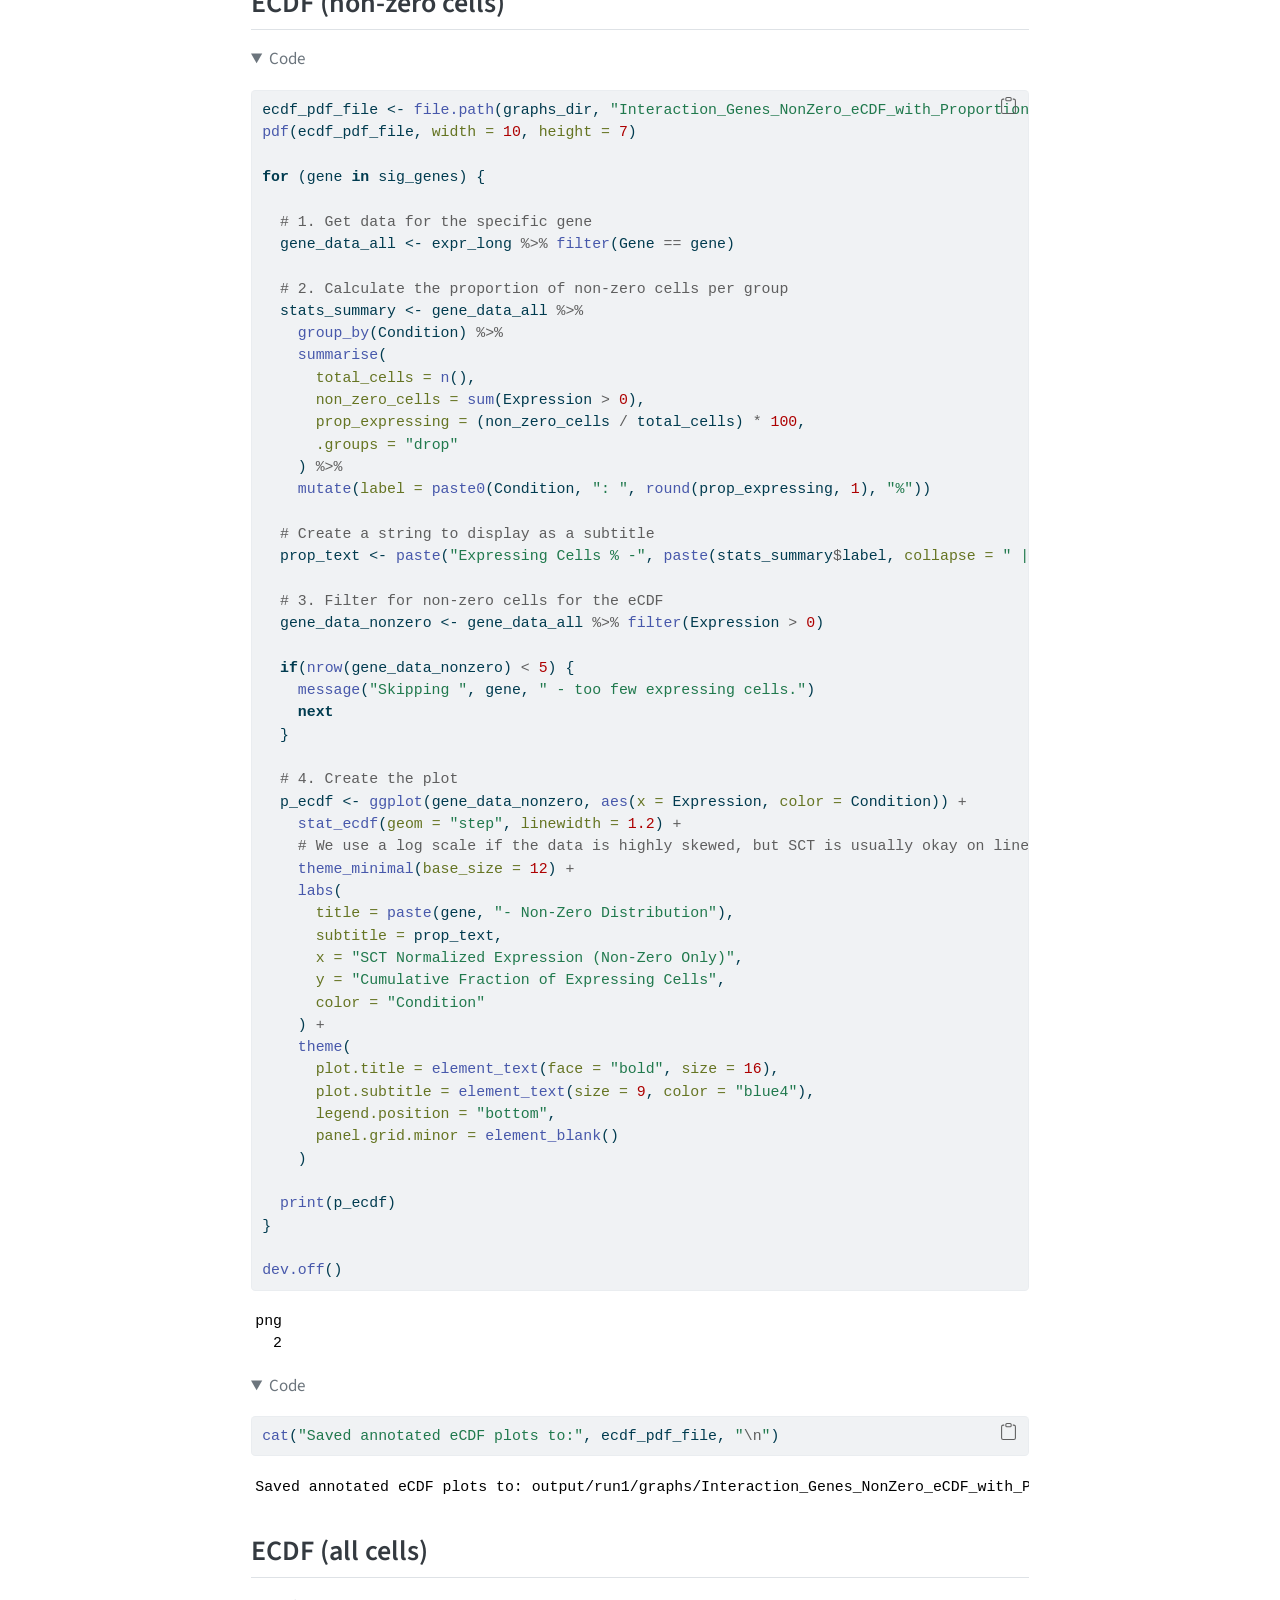
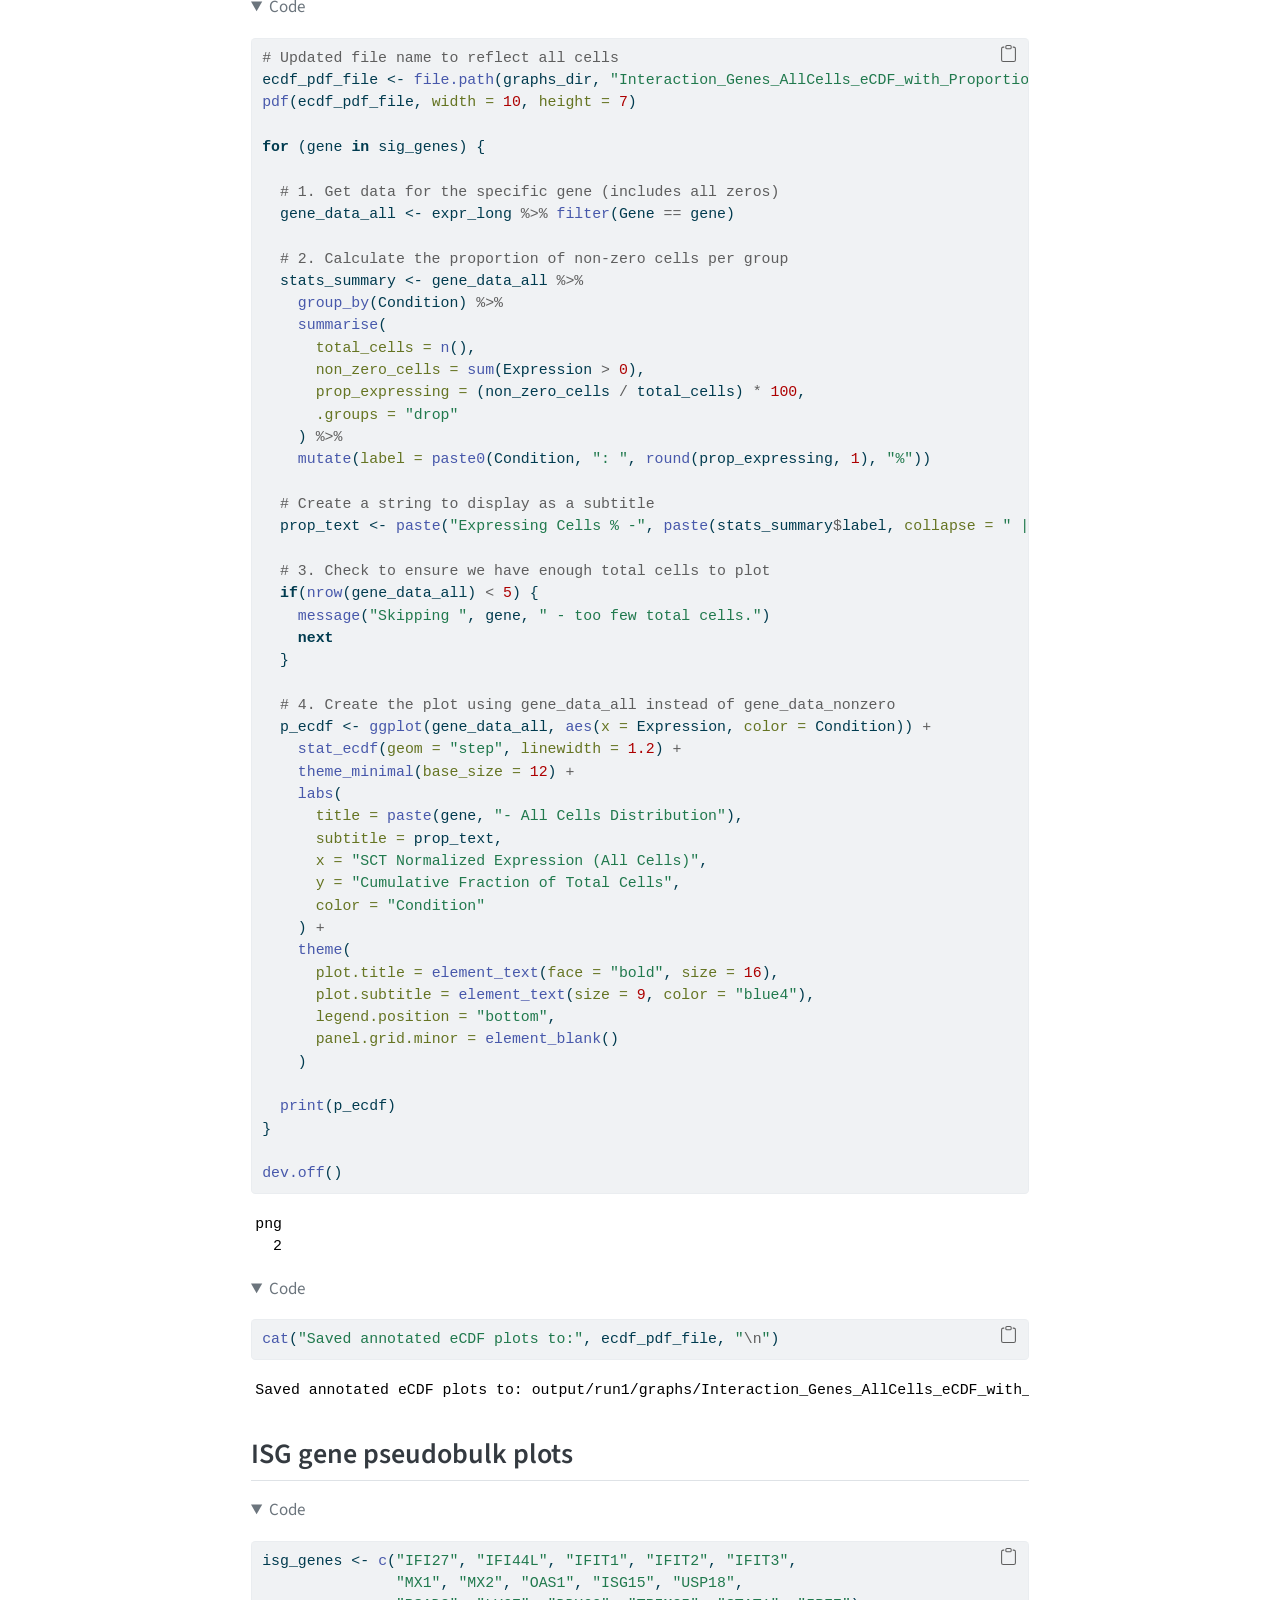
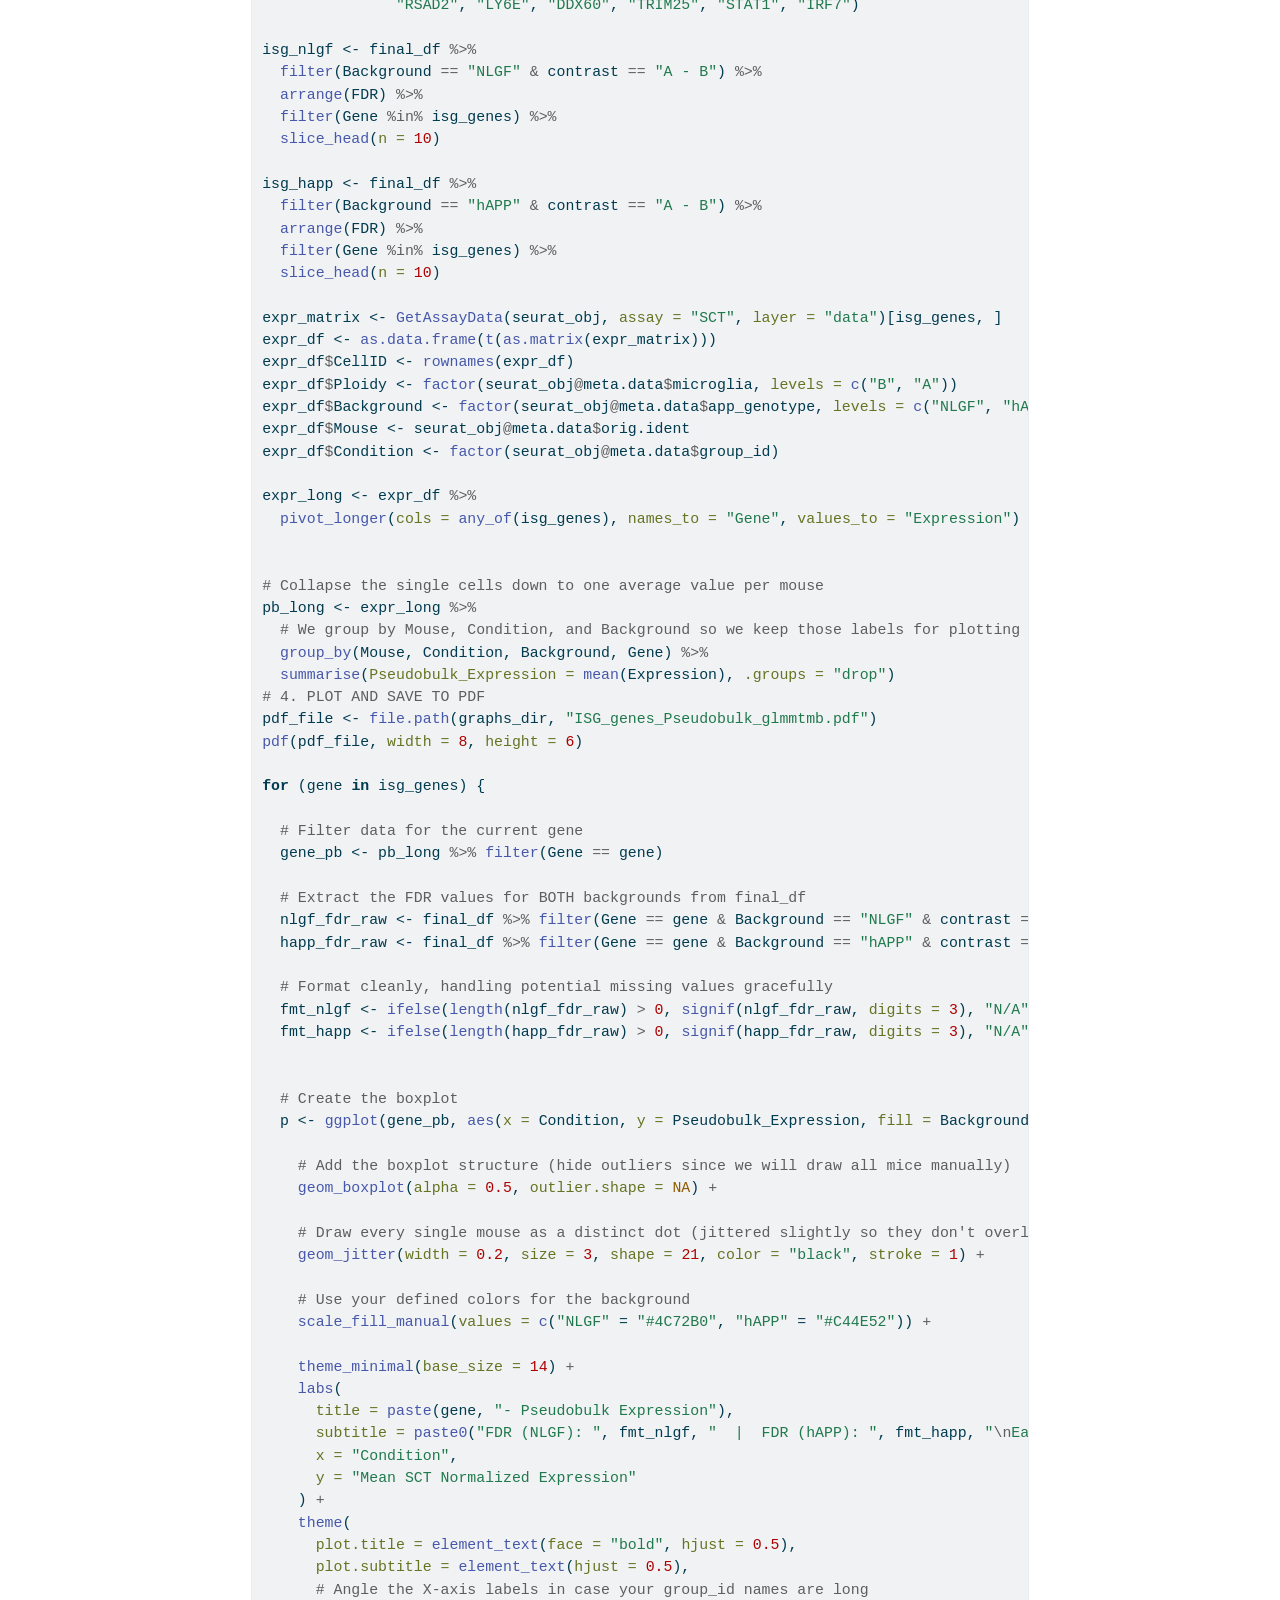
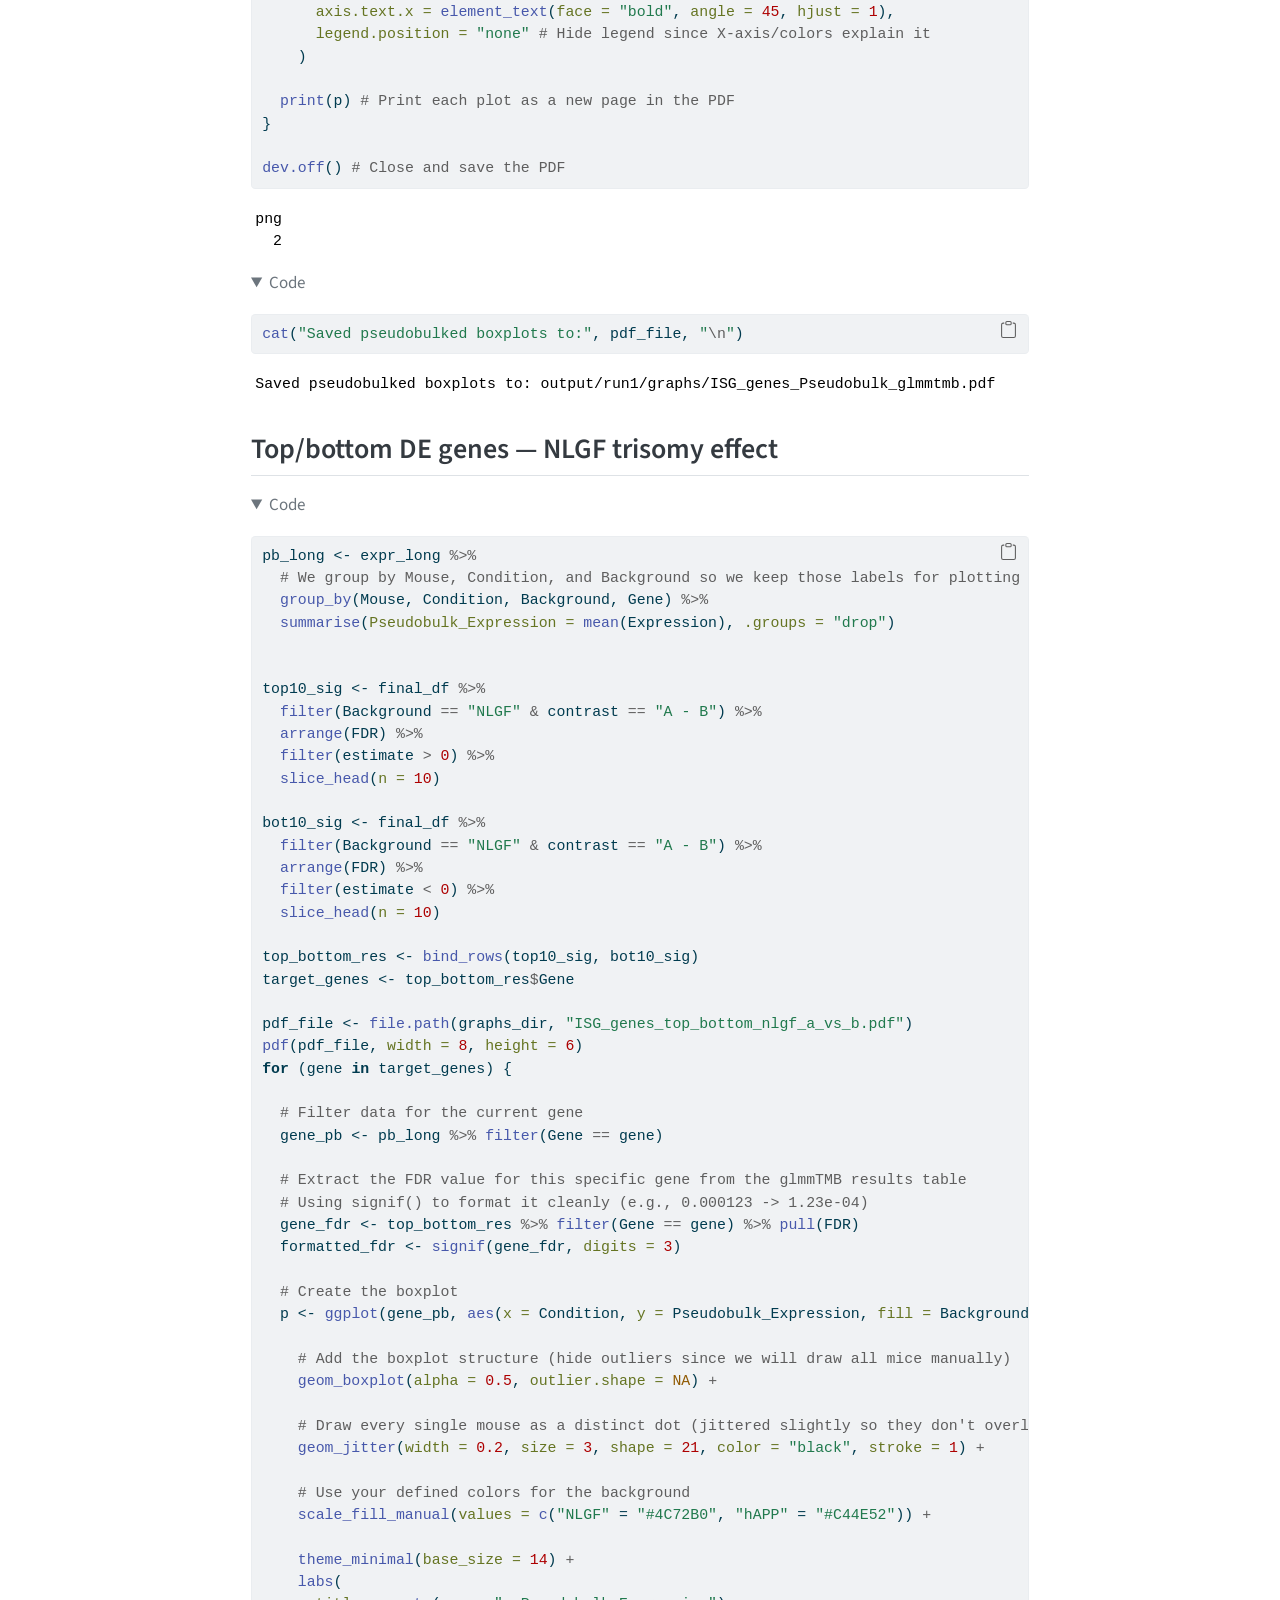
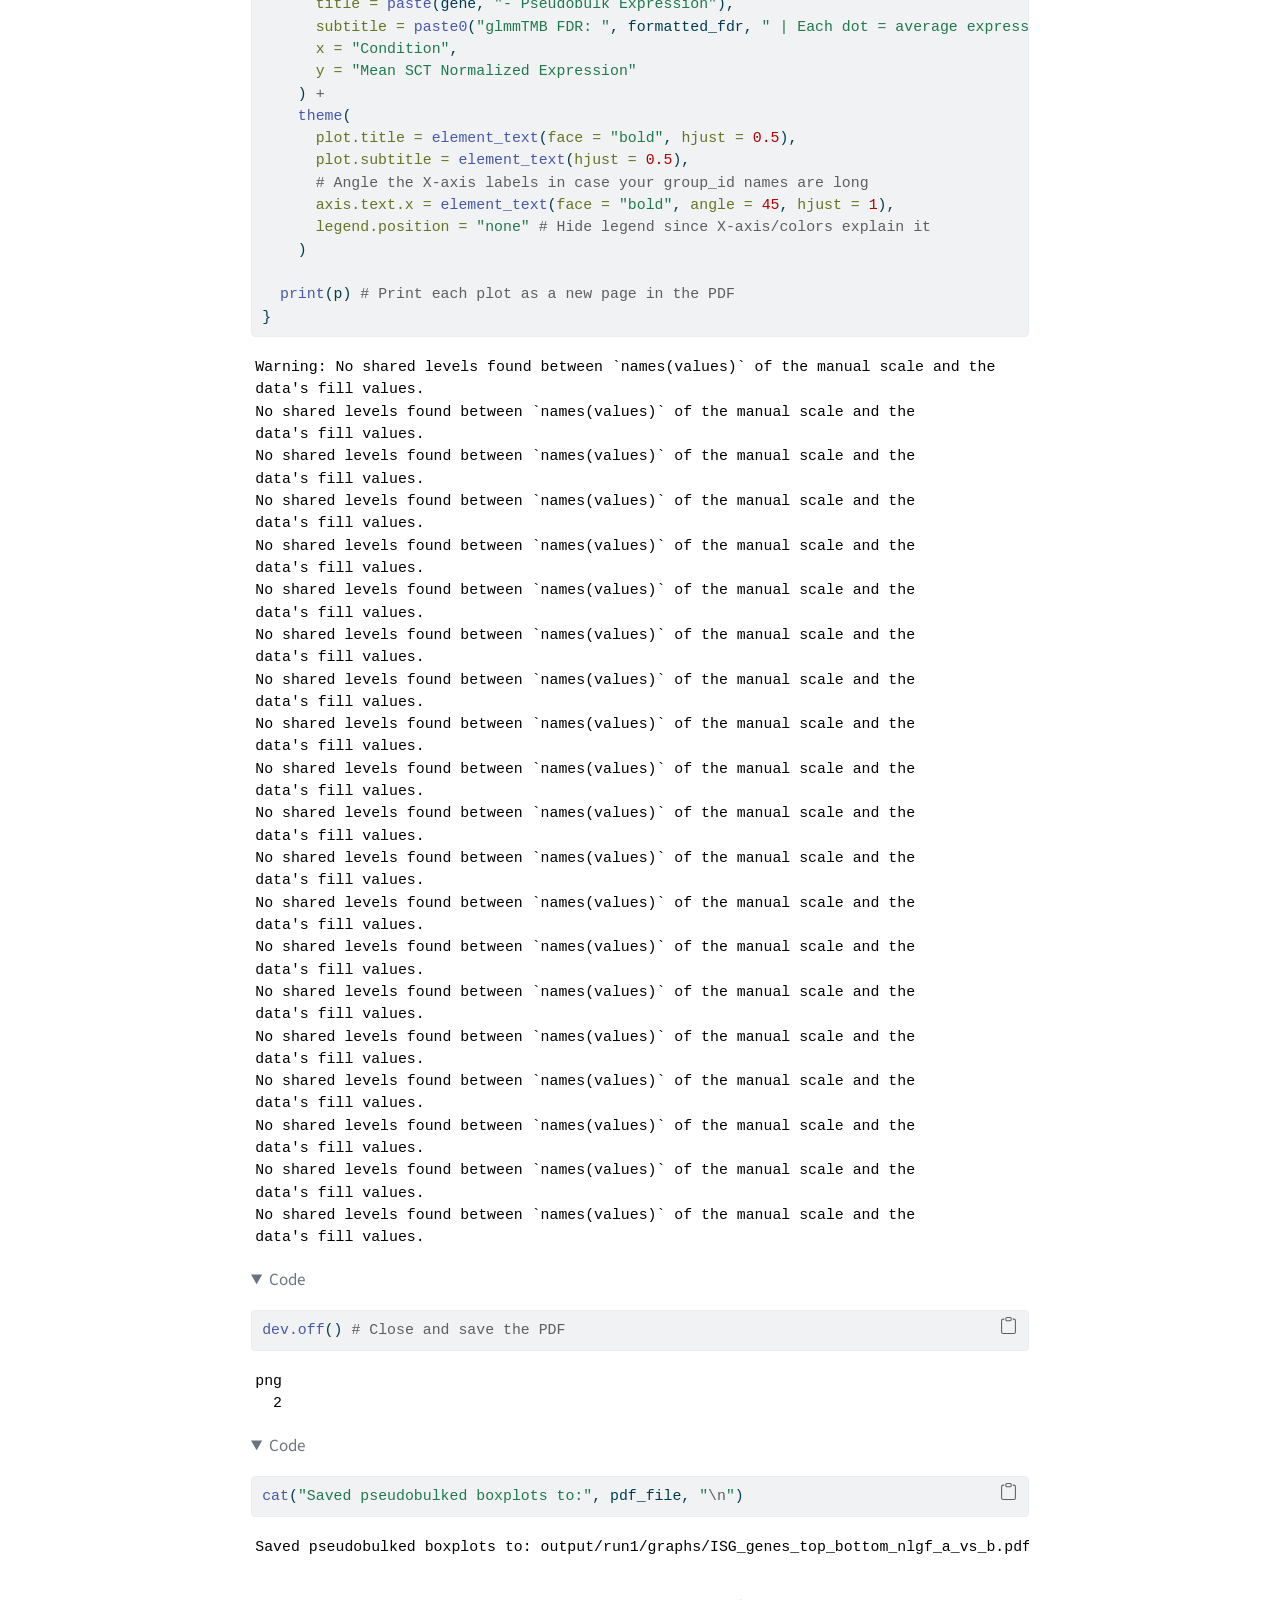
<file: docs/notebooks/glmmTMB_DE.html>
<!DOCTYPE html>
<html xmlns="http://www.w3.org/1999/xhtml" lang="en" xml:lang="en"><head>

<meta charset="utf-8">
<meta name="generator" content="quarto-1.5.57">

<meta name="viewport" content="width=device-width, initial-scale=1.0, user-scalable=yes">


<title>glmmTMB DE (volcanos) – Trisomy scRNA-seq</title>
<style>
code{white-space: pre-wrap;}
span.smallcaps{font-variant: small-caps;}
div.columns{display: flex; gap: min(4vw, 1.5em);}
div.column{flex: auto; overflow-x: auto;}
div.hanging-indent{margin-left: 1.5em; text-indent: -1.5em;}
ul.task-list{list-style: none;}
ul.task-list li input[type="checkbox"] {
  width: 0.8em;
  margin: 0 0.8em 0.2em -1em; /* quarto-specific, see https://github.com/quarto-dev/quarto-cli/issues/4556 */ 
  vertical-align: middle;
}
/* CSS for syntax highlighting */
pre > code.sourceCode { white-space: pre; position: relative; }
pre > code.sourceCode > span { line-height: 1.25; }
pre > code.sourceCode > span:empty { height: 1.2em; }
.sourceCode { overflow: visible; }
code.sourceCode > span { color: inherit; text-decoration: inherit; }
div.sourceCode { margin: 1em 0; }
pre.sourceCode { margin: 0; }
@media screen {
div.sourceCode { overflow: auto; }
}
@media print {
pre > code.sourceCode { white-space: pre-wrap; }
pre > code.sourceCode > span { display: inline-block; text-indent: -5em; padding-left: 5em; }
}
pre.numberSource code
  { counter-reset: source-line 0; }
pre.numberSource code > span
  { position: relative; left: -4em; counter-increment: source-line; }
pre.numberSource code > span > a:first-child::before
  { content: counter(source-line);
    position: relative; left: -1em; text-align: right; vertical-align: baseline;
    border: none; display: inline-block;
    -webkit-touch-callout: none; -webkit-user-select: none;
    -khtml-user-select: none; -moz-user-select: none;
    -ms-user-select: none; user-select: none;
    padding: 0 4px; width: 4em;
  }
pre.numberSource { margin-left: 3em;  padding-left: 4px; }
div.sourceCode
  {   }
@media screen {
pre > code.sourceCode > span > a:first-child::before { text-decoration: underline; }
}
</style>


<script src="../site_libs/quarto-nav/quarto-nav.js"></script>
<script src="../site_libs/quarto-nav/headroom.min.js"></script>
<script src="../site_libs/clipboard/clipboard.min.js"></script>
<script src="../site_libs/quarto-search/autocomplete.umd.js"></script>
<script src="../site_libs/quarto-search/fuse.min.js"></script>
<script src="../site_libs/quarto-search/quarto-search.js"></script>
<meta name="quarto:offset" content="../">
<script src="../site_libs/quarto-html/quarto.js"></script>
<script src="../site_libs/quarto-html/popper.min.js"></script>
<script src="../site_libs/quarto-html/tippy.umd.min.js"></script>
<script src="../site_libs/quarto-html/anchor.min.js"></script>
<link href="../site_libs/quarto-html/tippy.css" rel="stylesheet">
<link href="../site_libs/quarto-html/quarto-syntax-highlighting.css" rel="stylesheet" id="quarto-text-highlighting-styles">
<script src="../site_libs/bootstrap/bootstrap.min.js"></script>
<link href="../site_libs/bootstrap/bootstrap-icons.css" rel="stylesheet">
<link href="../site_libs/bootstrap/bootstrap.min.css" rel="stylesheet" id="quarto-bootstrap" data-mode="light">
<script id="quarto-search-options" type="application/json">{
  "location": "sidebar",
  "copy-button": false,
  "collapse-after": 3,
  "panel-placement": "start",
  "type": "textbox",
  "limit": 50,
  "keyboard-shortcut": [
    "f",
    "/",
    "s"
  ],
  "show-item-context": false,
  "language": {
    "search-no-results-text": "No results",
    "search-matching-documents-text": "matching documents",
    "search-copy-link-title": "Copy link to search",
    "search-hide-matches-text": "Hide additional matches",
    "search-more-match-text": "more match in this document",
    "search-more-matches-text": "more matches in this document",
    "search-clear-button-title": "Clear",
    "search-text-placeholder": "",
    "search-detached-cancel-button-title": "Cancel",
    "search-submit-button-title": "Submit",
    "search-label": "Search"
  }
}</script>
<link href="../site_libs/pagedtable-1.1/css/pagedtable.css" rel="stylesheet">
<script src="../site_libs/pagedtable-1.1/js/pagedtable.js"></script>


</head>

<body class="nav-sidebar docked">

<div id="quarto-search-results"></div>
  <header id="quarto-header" class="headroom fixed-top">
  <nav class="quarto-secondary-nav">
    <div class="container-fluid d-flex">
      <button type="button" class="quarto-btn-toggle btn" data-bs-toggle="collapse" role="button" data-bs-target=".quarto-sidebar-collapse-item" aria-controls="quarto-sidebar" aria-expanded="false" aria-label="Toggle sidebar navigation" onclick="if (window.quartoToggleHeadroom) { window.quartoToggleHeadroom(); }">
        <i class="bi bi-layout-text-sidebar-reverse"></i>
      </button>
        <nav class="quarto-page-breadcrumbs" aria-label="breadcrumb"><ol class="breadcrumb"><li class="breadcrumb-item"><a href="../notebooks/glmmTMB_DE.html">glmmTMB DE (volcanos)</a></li><li class="breadcrumb-item"><a href="../notebooks/glmmTMB_DE.html">Full genome</a></li></ol></nav>
        <a class="flex-grow-1" role="navigation" data-bs-toggle="collapse" data-bs-target=".quarto-sidebar-collapse-item" aria-controls="quarto-sidebar" aria-expanded="false" aria-label="Toggle sidebar navigation" onclick="if (window.quartoToggleHeadroom) { window.quartoToggleHeadroom(); }">      
        </a>
      <button type="button" class="btn quarto-search-button" aria-label="Search" onclick="window.quartoOpenSearch();">
        <i class="bi bi-search"></i>
      </button>
    </div>
  </nav>
</header>
<!-- content -->
<div id="quarto-content" class="quarto-container page-columns page-rows-contents page-layout-article">
<!-- sidebar -->
  <nav id="quarto-sidebar" class="sidebar collapse collapse-horizontal quarto-sidebar-collapse-item sidebar-navigation docked overflow-auto">
    <div class="pt-lg-2 mt-2 text-left sidebar-header">
    <div class="sidebar-title mb-0 py-0">
      <a href="../">Trisomy scRNA-seq</a> 
    </div>
      </div>
        <div class="mt-2 flex-shrink-0 align-items-center">
        <div class="sidebar-search">
        <div id="quarto-search" class="" title="Search"></div>
        </div>
        </div>
    <div class="sidebar-menu-container"> 
    <ul class="list-unstyled mt-1">
        <li class="sidebar-item">
  <div class="sidebar-item-container"> 
  <a href="../notebooks/seurat_trisomy_v1.html" class="sidebar-item-text sidebar-link">
 <span class="menu-text">Seurat v1</span></a>
  </div>
</li>
        <li class="sidebar-item">
  <div class="sidebar-item-container"> 
  <a href="../notebooks/seurat_trisomy_v2.html" class="sidebar-item-text sidebar-link">
 <span class="menu-text">Seurat v2</span></a>
  </div>
</li>
        <li class="sidebar-item sidebar-item-section">
      <div class="sidebar-item-container"> 
            <a class="sidebar-item-text sidebar-link text-start" data-bs-toggle="collapse" data-bs-target="#quarto-sidebar-section-1" role="navigation" aria-expanded="true">
 <span class="menu-text">glmmTMB Volcano Plots</span></a>
          <a class="sidebar-item-toggle text-start" data-bs-toggle="collapse" data-bs-target="#quarto-sidebar-section-1" role="navigation" aria-expanded="true" aria-label="Toggle section">
            <i class="bi bi-chevron-right ms-2"></i>
          </a> 
      </div>
      <ul id="quarto-sidebar-section-1" class="collapse list-unstyled sidebar-section depth1 show">  
          <li class="sidebar-item">
  <div class="sidebar-item-container"> 
  <a href="../notebooks/glmmTMB_volcanos.html" class="sidebar-item-text sidebar-link">
 <span class="menu-text">Full genome</span></a>
  </div>
</li>
          <li class="sidebar-item">
  <div class="sidebar-item-container"> 
  <a href="../notebooks/glmmTMB_volcanos_chr21_removed.html" class="sidebar-item-text sidebar-link">
 <span class="menu-text">chr21 removed</span></a>
  </div>
</li>
      </ul>
  </li>
        <li class="sidebar-item sidebar-item-section">
      <div class="sidebar-item-container"> 
            <a class="sidebar-item-text sidebar-link text-start" data-bs-toggle="collapse" data-bs-target="#quarto-sidebar-section-2" role="navigation" aria-expanded="true">
 <span class="menu-text">glmmTMB DE (volcanos)</span></a>
          <a class="sidebar-item-toggle text-start" data-bs-toggle="collapse" data-bs-target="#quarto-sidebar-section-2" role="navigation" aria-expanded="true" aria-label="Toggle section">
            <i class="bi bi-chevron-right ms-2"></i>
          </a> 
      </div>
      <ul id="quarto-sidebar-section-2" class="collapse list-unstyled sidebar-section depth1 show">  
          <li class="sidebar-item">
  <div class="sidebar-item-container"> 
  <a href="../notebooks/glmmTMB_DE.html" class="sidebar-item-text sidebar-link active">
 <span class="menu-text">Full genome</span></a>
  </div>
</li>
          <li class="sidebar-item">
  <div class="sidebar-item-container"> 
  <a href="../notebooks/glmmTMB_DE_chr21_removed.html" class="sidebar-item-text sidebar-link">
 <span class="menu-text">chr21 removed</span></a>
  </div>
</li>
      </ul>
  </li>
        <li class="sidebar-item sidebar-item-section">
      <div class="sidebar-item-container"> 
            <a class="sidebar-item-text sidebar-link text-start" data-bs-toggle="collapse" data-bs-target="#quarto-sidebar-section-3" role="navigation" aria-expanded="true">
 <span class="menu-text">GSEA (glmmTMB, trisomy)</span></a>
          <a class="sidebar-item-toggle text-start" data-bs-toggle="collapse" data-bs-target="#quarto-sidebar-section-3" role="navigation" aria-expanded="true" aria-label="Toggle section">
            <i class="bi bi-chevron-right ms-2"></i>
          </a> 
      </div>
      <ul id="quarto-sidebar-section-3" class="collapse list-unstyled sidebar-section depth1 show">  
          <li class="sidebar-item">
  <div class="sidebar-item-container"> 
  <a href="../notebooks/gsea_glmmTMB_trisomy.html" class="sidebar-item-text sidebar-link">
 <span class="menu-text">Full genome</span></a>
  </div>
</li>
          <li class="sidebar-item">
  <div class="sidebar-item-container"> 
  <a href="../notebooks/gsea_glmmTMB_trisomy_chr21_removed.html" class="sidebar-item-text sidebar-link">
 <span class="menu-text">chr21 removed</span></a>
  </div>
</li>
      </ul>
  </li>
        <li class="sidebar-item">
  <div class="sidebar-item-container"> 
  <a href="../notebooks/hdwgcna_trisomy.html" class="sidebar-item-text sidebar-link">
 <span class="menu-text">hdWGCNA (trisomy)</span></a>
  </div>
</li>
        <li class="sidebar-item">
  <div class="sidebar-item-container"> 
  <a href="../notebooks/hdwgcna_glmmTMB_stats_trisomy.html" class="sidebar-item-text sidebar-link">
 <span class="menu-text">hdWGCNA + glmmTMB stats (trisomy)</span></a>
  </div>
</li>
    </ul>
    </div>
</nav>
<div id="quarto-sidebar-glass" class="quarto-sidebar-collapse-item" data-bs-toggle="collapse" data-bs-target=".quarto-sidebar-collapse-item"></div>
<!-- margin-sidebar -->
    <div id="quarto-margin-sidebar" class="sidebar margin-sidebar">
        <nav id="TOC" role="doc-toc" class="toc-active">
    <h2 id="toc-title">On this page</h2>
   
  <ul>
  <li><a href="#load-libraries" id="toc-load-libraries" class="nav-link active" data-scroll-target="#load-libraries">Load libraries</a></li>
  <li><a href="#load-directories" id="toc-load-directories" class="nav-link" data-scroll-target="#load-directories">Load directories</a></li>
  <li><a href="#load-data" id="toc-load-data" class="nav-link" data-scroll-target="#load-data">Load data</a></li>
  <li><a href="#interaction-scatter-plot" id="toc-interaction-scatter-plot" class="nav-link" data-scroll-target="#interaction-scatter-plot">Interaction scatter plot</a></li>
  <li><a href="#per-gene-violin-plots" id="toc-per-gene-violin-plots" class="nav-link" data-scroll-target="#per-gene-violin-plots">Per-gene violin plots</a></li>
  <li><a href="#dotplot" id="toc-dotplot" class="nav-link" data-scroll-target="#dotplot">Dotplot</a></li>
  <li><a href="#pseudobulk-count-plots" id="toc-pseudobulk-count-plots" class="nav-link" data-scroll-target="#pseudobulk-count-plots">Pseudobulk count plots</a></li>
  <li><a href="#ecdf-non-zero-cells" id="toc-ecdf-non-zero-cells" class="nav-link" data-scroll-target="#ecdf-non-zero-cells">ECDF (non-zero cells)</a></li>
  <li><a href="#ecdf-all-cells" id="toc-ecdf-all-cells" class="nav-link" data-scroll-target="#ecdf-all-cells">ECDF (all cells)</a></li>
  <li><a href="#isg-gene-pseudobulk-plots" id="toc-isg-gene-pseudobulk-plots" class="nav-link" data-scroll-target="#isg-gene-pseudobulk-plots">ISG gene pseudobulk plots</a></li>
  <li><a href="#topbottom-de-genes-nlgf-trisomy-effect" id="toc-topbottom-de-genes-nlgf-trisomy-effect" class="nav-link" data-scroll-target="#topbottom-de-genes-nlgf-trisomy-effect">Top/bottom DE genes — NLGF trisomy effect</a></li>
  <li><a href="#topbottom-de-genes-happ-trisomy-effect" id="toc-topbottom-de-genes-happ-trisomy-effect" class="nav-link" data-scroll-target="#topbottom-de-genes-happ-trisomy-effect">Top/bottom DE genes — hAPP trisomy effect</a></li>
  </ul>
</nav>
    </div>
<!-- main -->
<main class="content" id="quarto-document-content">

<header id="title-block-header" class="quarto-title-block default"><nav class="quarto-page-breadcrumbs quarto-title-breadcrumbs d-none d-lg-block" aria-label="breadcrumb"><ol class="breadcrumb"><li class="breadcrumb-item"><a href="../notebooks/glmmTMB_DE.html">glmmTMB DE (volcanos)</a></li><li class="breadcrumb-item"><a href="../notebooks/glmmTMB_DE.html">Full genome</a></li></ol></nav>
<div class="quarto-title">
<h1 class="title">glmmTMB DE (volcanos)</h1>
</div>



<div class="quarto-title-meta">

    
  
    
  </div>
  


</header>


<p>Visualises differential expression results from the glmmTMB model fitted in <code>scripts/glmmTMB.qmd</code>. Produces an interaction logFC scatter plot, per-gene violin and pseudobulk boxplots, eCDF plots, and ISG/top-gene summaries.</p>
<p><strong>Inputs:</strong> <code>output/run1/objects/glmmTMB_with_interactions_corrected.qs2</code>, <code>output/run1/objects/prelabelled_integrated_rpca.qs2</code> <strong>Outputs:</strong> PDF figures written to <code>output/run1/graphs/</code></p>
<section id="load-libraries" class="level2">
<h2 class="anchored" data-anchor-id="load-libraries">Load libraries</h2>
<div class="cell">
<details open="" class="code-fold">
<summary>Code</summary>
<div class="sourceCode cell-code" id="cb1"><pre class="sourceCode r code-with-copy"><code class="sourceCode r"><span id="cb1-1"><a href="#cb1-1" aria-hidden="true" tabindex="-1"></a><span class="fu">library</span>(Seurat)</span>
<span id="cb1-2"><a href="#cb1-2" aria-hidden="true" tabindex="-1"></a><span class="fu">library</span>(glmmTMB)</span>
<span id="cb1-3"><a href="#cb1-3" aria-hidden="true" tabindex="-1"></a><span class="fu">library</span>(qs2)</span>
<span id="cb1-4"><a href="#cb1-4" aria-hidden="true" tabindex="-1"></a><span class="fu">library</span>(dplyr)</span>
<span id="cb1-5"><a href="#cb1-5" aria-hidden="true" tabindex="-1"></a><span class="fu">library</span>(tidyr)</span>
<span id="cb1-6"><a href="#cb1-6" aria-hidden="true" tabindex="-1"></a><span class="fu">library</span>(ggplot2)</span>
<span id="cb1-7"><a href="#cb1-7" aria-hidden="true" tabindex="-1"></a><span class="fu">library</span>(ggrepel)</span></code><button title="Copy to Clipboard" class="code-copy-button"><i class="bi"></i></button></pre></div>
</details>
</div>
</section>
<section id="load-directories" class="level2">
<h2 class="anchored" data-anchor-id="load-directories">Load directories</h2>
<div class="cell">
<details open="" class="code-fold">
<summary>Code</summary>
<div class="sourceCode cell-code" id="cb2"><pre class="sourceCode r code-with-copy"><code class="sourceCode r"><span id="cb2-1"><a href="#cb2-1" aria-hidden="true" tabindex="-1"></a>run_num <span class="ot">&lt;-</span> <span class="st">"run1"</span></span>
<span id="cb2-2"><a href="#cb2-2" aria-hidden="true" tabindex="-1"></a></span>
<span id="cb2-3"><a href="#cb2-3" aria-hidden="true" tabindex="-1"></a></span>
<span id="cb2-4"><a href="#cb2-4" aria-hidden="true" tabindex="-1"></a>out_dir <span class="ot">&lt;-</span> <span class="fu">file.path</span>(<span class="st">"output"</span>, run_num)</span>
<span id="cb2-5"><a href="#cb2-5" aria-hidden="true" tabindex="-1"></a>graphs_dir <span class="ot">&lt;-</span> <span class="fu">file.path</span>(out_dir, <span class="st">"graphs"</span>)</span>
<span id="cb2-6"><a href="#cb2-6" aria-hidden="true" tabindex="-1"></a>objects_dir <span class="ot">&lt;-</span> <span class="fu">file.path</span>(out_dir, <span class="st">"objects"</span>)</span>
<span id="cb2-7"><a href="#cb2-7" aria-hidden="true" tabindex="-1"></a></span>
<span id="cb2-8"><a href="#cb2-8" aria-hidden="true" tabindex="-1"></a><span class="fu">dir.create</span>(graphs_dir, <span class="at">recursive =</span> <span class="cn">TRUE</span>, <span class="at">showWarnings =</span> <span class="cn">FALSE</span>)</span>
<span id="cb2-9"><a href="#cb2-9" aria-hidden="true" tabindex="-1"></a><span class="fu">dir.create</span>(objects_dir, <span class="at">recursive =</span> <span class="cn">TRUE</span>, <span class="at">showWarnings =</span> <span class="cn">FALSE</span>)</span></code><button title="Copy to Clipboard" class="code-copy-button"><i class="bi"></i></button></pre></div>
</details>
</div>
</section>
<section id="load-data" class="level2">
<h2 class="anchored" data-anchor-id="load-data">Load data</h2>
<div class="cell">
<details open="" class="code-fold">
<summary>Code</summary>
<div class="sourceCode cell-code" id="cb3"><pre class="sourceCode r code-with-copy"><code class="sourceCode r"><span id="cb3-1"><a href="#cb3-1" aria-hidden="true" tabindex="-1"></a>required_inputs <span class="ot">&lt;-</span> <span class="fu">c</span>(</span>
<span id="cb3-2"><a href="#cb3-2" aria-hidden="true" tabindex="-1"></a>  <span class="fu">file.path</span>(objects_dir, <span class="st">"glmmTMB_with_interactions_corrected.qs2"</span>),</span>
<span id="cb3-3"><a href="#cb3-3" aria-hidden="true" tabindex="-1"></a>  <span class="fu">file.path</span>(objects_dir, <span class="st">"prelabelled_integrated_rpca.qs2"</span>)</span>
<span id="cb3-4"><a href="#cb3-4" aria-hidden="true" tabindex="-1"></a>)</span>
<span id="cb3-5"><a href="#cb3-5" aria-hidden="true" tabindex="-1"></a>missing <span class="ot">&lt;-</span> required_inputs[<span class="sc">!</span><span class="fu">file.exists</span>(required_inputs)]</span>
<span id="cb3-6"><a href="#cb3-6" aria-hidden="true" tabindex="-1"></a><span class="cf">if</span> (<span class="fu">length</span>(missing) <span class="sc">&gt;</span> <span class="dv">0</span>) {</span>
<span id="cb3-7"><a href="#cb3-7" aria-hidden="true" tabindex="-1"></a>  <span class="fu">message</span>(<span class="st">"Required inputs not found:</span><span class="sc">\n</span><span class="st">"</span>, <span class="fu">paste</span>(<span class="st">" -"</span>, missing, <span class="at">collapse =</span> <span class="st">"</span><span class="sc">\n</span><span class="st">"</span>),</span>
<span id="cb3-8"><a href="#cb3-8" aria-hidden="true" tabindex="-1"></a>          <span class="st">"</span><span class="sc">\n</span><span class="st">Run scripts/glmmTMB.qmd and seurat_trisomy_v1/v2.qmd first."</span>)</span>
<span id="cb3-9"><a href="#cb3-9" aria-hidden="true" tabindex="-1"></a>  knitr<span class="sc">::</span><span class="fu">knit_exit</span>()</span>
<span id="cb3-10"><a href="#cb3-10" aria-hidden="true" tabindex="-1"></a>}</span>
<span id="cb3-11"><a href="#cb3-11" aria-hidden="true" tabindex="-1"></a>final_df <span class="ot">&lt;-</span> <span class="fu">qs_read</span>(required_inputs[<span class="dv">1</span>])</span>
<span id="cb3-12"><a href="#cb3-12" aria-hidden="true" tabindex="-1"></a></span>
<span id="cb3-13"><a href="#cb3-13" aria-hidden="true" tabindex="-1"></a>seurat_obj <span class="ot">&lt;-</span> <span class="fu">qs_read</span>(required_inputs[<span class="dv">2</span>])</span></code><button title="Copy to Clipboard" class="code-copy-button"><i class="bi"></i></button></pre></div>
</details>
</div>
</section>
<section id="interaction-scatter-plot" class="level2">
<h2 class="anchored" data-anchor-id="interaction-scatter-plot">Interaction scatter plot</h2>
<div class="cell">
<details open="" class="code-fold">
<summary>Code</summary>
<div class="sourceCode cell-code" id="cb4"><pre class="sourceCode r code-with-copy"><code class="sourceCode r"><span id="cb4-1"><a href="#cb4-1" aria-hidden="true" tabindex="-1"></a>plot_data <span class="ot">&lt;-</span> final_df <span class="sc">%&gt;%</span></span>
<span id="cb4-2"><a href="#cb4-2" aria-hidden="true" tabindex="-1"></a>  <span class="co"># 1. Keep only the rows where we are looking at the Ploidy effect (A vs B)</span></span>
<span id="cb4-3"><a href="#cb4-3" aria-hidden="true" tabindex="-1"></a>  <span class="co"># and ensure Background is one of our two target groups.</span></span>
<span id="cb4-4"><a href="#cb4-4" aria-hidden="true" tabindex="-1"></a>  <span class="fu">filter</span>(contrast <span class="sc">==</span> <span class="st">"A - B"</span>, <span class="sc">!</span><span class="fu">is.na</span>(Background)) <span class="sc">%&gt;%</span> </span>
<span id="cb4-5"><a href="#cb4-5" aria-hidden="true" tabindex="-1"></a>  </span>
<span id="cb4-6"><a href="#cb4-6" aria-hidden="true" tabindex="-1"></a>  <span class="co"># 2. Select only the necessary columns. </span></span>
<span id="cb4-7"><a href="#cb4-7" aria-hidden="true" tabindex="-1"></a>  <span class="co"># Important: Interaction_FDR must be the same for both rows of a gene </span></span>
<span id="cb4-8"><a href="#cb4-8" aria-hidden="true" tabindex="-1"></a>  <span class="co"># or you'll get duplicates again.</span></span>
<span id="cb4-9"><a href="#cb4-9" aria-hidden="true" tabindex="-1"></a>  <span class="fu">select</span>(Gene, Background, estimate, Interaction_FDR) <span class="sc">%&gt;%</span></span>
<span id="cb4-10"><a href="#cb4-10" aria-hidden="true" tabindex="-1"></a>  </span>
<span id="cb4-11"><a href="#cb4-11" aria-hidden="true" tabindex="-1"></a>  <span class="co"># 3. Pivot: this should now have 1 row per Gene</span></span>
<span id="cb4-12"><a href="#cb4-12" aria-hidden="true" tabindex="-1"></a>  <span class="fu">pivot_wider</span>(<span class="at">names_from =</span> Background, <span class="at">values_from =</span> estimate) <span class="sc">%&gt;%</span></span>
<span id="cb4-13"><a href="#cb4-13" aria-hidden="true" tabindex="-1"></a>  </span>
<span id="cb4-14"><a href="#cb4-14" aria-hidden="true" tabindex="-1"></a>  <span class="co"># 4. Create labeling logic</span></span>
<span id="cb4-15"><a href="#cb4-15" aria-hidden="true" tabindex="-1"></a>  <span class="fu">mutate</span>(</span>
<span id="cb4-16"><a href="#cb4-16" aria-hidden="true" tabindex="-1"></a>    <span class="at">Significance =</span> <span class="fu">ifelse</span>(Interaction_FDR <span class="sc">&lt;</span> <span class="fl">0.05</span>, <span class="st">"Significant Interaction"</span>, <span class="st">"Not Significant"</span>),</span>
<span id="cb4-17"><a href="#cb4-17" aria-hidden="true" tabindex="-1"></a>    <span class="at">Label =</span> <span class="fu">ifelse</span>(Interaction_FDR <span class="sc">&lt;</span> <span class="fl">0.05</span>, Gene, <span class="cn">NA</span>)</span>
<span id="cb4-18"><a href="#cb4-18" aria-hidden="true" tabindex="-1"></a>  )</span></code><button title="Copy to Clipboard" class="code-copy-button"><i class="bi"></i></button></pre></div>
</details>
</div>
<div class="cell">
<details open="" class="code-fold">
<summary>Code</summary>
<div class="sourceCode cell-code" id="cb5"><pre class="sourceCode r code-with-copy"><code class="sourceCode r"><span id="cb5-1"><a href="#cb5-1" aria-hidden="true" tabindex="-1"></a>p <span class="ot">&lt;-</span> <span class="fu">ggplot</span>(plot_data, <span class="fu">aes</span>(<span class="at">x =</span> NLGF, <span class="at">y =</span> hAPP)) <span class="sc">+</span></span>
<span id="cb5-2"><a href="#cb5-2" aria-hidden="true" tabindex="-1"></a>  <span class="co"># Draw the non-significant genes first so they fall in the background</span></span>
<span id="cb5-3"><a href="#cb5-3" aria-hidden="true" tabindex="-1"></a>  <span class="fu">geom_point</span>(<span class="at">data =</span> <span class="fu">filter</span>(plot_data, Significance <span class="sc">==</span> <span class="st">"Not Significant"</span>), </span>
<span id="cb5-4"><a href="#cb5-4" aria-hidden="true" tabindex="-1"></a>             <span class="at">color =</span> <span class="st">"grey80"</span>, <span class="at">alpha =</span> <span class="fl">0.5</span>, <span class="at">size =</span> <span class="fl">1.5</span>) <span class="sc">+</span></span>
<span id="cb5-5"><a href="#cb5-5" aria-hidden="true" tabindex="-1"></a>  </span>
<span id="cb5-6"><a href="#cb5-6" aria-hidden="true" tabindex="-1"></a>  <span class="co"># Draw your 23 significant genes on top in a bold color</span></span>
<span id="cb5-7"><a href="#cb5-7" aria-hidden="true" tabindex="-1"></a>  <span class="fu">geom_point</span>(<span class="at">data =</span> <span class="fu">filter</span>(plot_data, Significance <span class="sc">==</span> <span class="st">"Significant Interaction"</span>), </span>
<span id="cb5-8"><a href="#cb5-8" aria-hidden="true" tabindex="-1"></a>             <span class="at">color =</span> <span class="st">"red"</span>, <span class="at">alpha =</span> <span class="fl">0.9</span>, <span class="at">size =</span> <span class="fl">2.5</span>) <span class="sc">+</span></span>
<span id="cb5-9"><a href="#cb5-9" aria-hidden="true" tabindex="-1"></a>  </span>
<span id="cb5-10"><a href="#cb5-10" aria-hidden="true" tabindex="-1"></a>  <span class="co"># Add the "Zero" crosshairs to divide it into quadrants</span></span>
<span id="cb5-11"><a href="#cb5-11" aria-hidden="true" tabindex="-1"></a>  <span class="fu">geom_hline</span>(<span class="at">yintercept =</span> <span class="dv">0</span>, <span class="at">linetype =</span> <span class="st">"dotted"</span>, <span class="at">color =</span> <span class="st">"black"</span>) <span class="sc">+</span></span>
<span id="cb5-12"><a href="#cb5-12" aria-hidden="true" tabindex="-1"></a>  <span class="fu">geom_vline</span>(<span class="at">xintercept =</span> <span class="dv">0</span>, <span class="at">linetype =</span> <span class="st">"dotted"</span>, <span class="at">color =</span> <span class="st">"black"</span>) <span class="sc">+</span></span>
<span id="cb5-13"><a href="#cb5-13" aria-hidden="true" tabindex="-1"></a>  </span>
<span id="cb5-14"><a href="#cb5-14" aria-hidden="true" tabindex="-1"></a>  <span class="co"># Add the diagonal "Line of No Interaction" (Slope = 1, Intercept = 0)</span></span>
<span id="cb5-15"><a href="#cb5-15" aria-hidden="true" tabindex="-1"></a>  <span class="fu">geom_abline</span>(<span class="at">intercept =</span> <span class="dv">0</span>, <span class="at">slope =</span> <span class="dv">1</span>, <span class="at">linetype =</span> <span class="st">"dashed"</span>, <span class="at">color =</span> <span class="st">"darkblue"</span>, <span class="at">linewidth =</span> <span class="fl">0.8</span>) <span class="sc">+</span></span>
<span id="cb5-16"><a href="#cb5-16" aria-hidden="true" tabindex="-1"></a>  </span>
<span id="cb5-17"><a href="#cb5-17" aria-hidden="true" tabindex="-1"></a>  <span class="co"># Add the repelling text labels for the 23 genes</span></span>
<span id="cb5-18"><a href="#cb5-18" aria-hidden="true" tabindex="-1"></a>  <span class="fu">geom_text_repel</span>(<span class="fu">aes</span>(<span class="at">label =</span> Label), </span>
<span id="cb5-19"><a href="#cb5-19" aria-hidden="true" tabindex="-1"></a>                  <span class="at">color =</span> <span class="st">"black"</span>, </span>
<span id="cb5-20"><a href="#cb5-20" aria-hidden="true" tabindex="-1"></a>                  <span class="at">size =</span> <span class="dv">4</span>, </span>
<span id="cb5-21"><a href="#cb5-21" aria-hidden="true" tabindex="-1"></a>                  <span class="at">fontface =</span> <span class="st">"bold"</span>,</span>
<span id="cb5-22"><a href="#cb5-22" aria-hidden="true" tabindex="-1"></a>                  <span class="at">box.padding =</span> <span class="fl">0.5</span>, </span>
<span id="cb5-23"><a href="#cb5-23" aria-hidden="true" tabindex="-1"></a>                  <span class="at">max.overlaps =</span> <span class="cn">Inf</span>) <span class="sc">+</span> <span class="co"># Ensures it tries to plot all 23 labels</span></span>
<span id="cb5-24"><a href="#cb5-24" aria-hidden="true" tabindex="-1"></a>  </span>
<span id="cb5-25"><a href="#cb5-25" aria-hidden="true" tabindex="-1"></a>  <span class="co"># Aesthetics</span></span>
<span id="cb5-26"><a href="#cb5-26" aria-hidden="true" tabindex="-1"></a>  <span class="fu">theme_minimal</span>() <span class="sc">+</span></span>
<span id="cb5-27"><a href="#cb5-27" aria-hidden="true" tabindex="-1"></a>  <span class="fu">labs</span>(</span>
<span id="cb5-28"><a href="#cb5-28" aria-hidden="true" tabindex="-1"></a>    <span class="at">title =</span> <span class="st">"Interaction Landscape: Trisomy Effect by Plaque Background"</span>,</span>
<span id="cb5-29"><a href="#cb5-29" aria-hidden="true" tabindex="-1"></a>    <span class="at">x =</span> <span class="st">"Log2 Fold Change (Trisomic vs Disomic in NLGF)"</span>,</span>
<span id="cb5-30"><a href="#cb5-30" aria-hidden="true" tabindex="-1"></a>    <span class="at">y =</span> <span class="st">"Log2 Fold Change (Trisomic vs Disomic in hAPP)"</span></span>
<span id="cb5-31"><a href="#cb5-31" aria-hidden="true" tabindex="-1"></a>  ) <span class="sc">+</span></span>
<span id="cb5-32"><a href="#cb5-32" aria-hidden="true" tabindex="-1"></a>  <span class="fu">theme</span>(</span>
<span id="cb5-33"><a href="#cb5-33" aria-hidden="true" tabindex="-1"></a>    <span class="at">plot.title =</span> <span class="fu">element_text</span>(<span class="at">face =</span> <span class="st">"bold"</span>, <span class="at">size =</span> <span class="dv">14</span>),</span>
<span id="cb5-34"><a href="#cb5-34" aria-hidden="true" tabindex="-1"></a>    <span class="at">axis.title =</span> <span class="fu">element_text</span>(<span class="at">face =</span> <span class="st">"bold"</span>)</span>
<span id="cb5-35"><a href="#cb5-35" aria-hidden="true" tabindex="-1"></a>  )</span>
<span id="cb5-36"><a href="#cb5-36" aria-hidden="true" tabindex="-1"></a></span>
<span id="cb5-37"><a href="#cb5-37" aria-hidden="true" tabindex="-1"></a><span class="fu">print</span>(p)</span></code><button title="Copy to Clipboard" class="code-copy-button"><i class="bi"></i></button></pre></div>
</details>
<div class="cell-output cell-output-stderr">
<pre><code>Warning: Removed 14629 rows containing missing values or values outside the scale range
(`geom_text_repel()`).</code></pre>
</div>
<div class="cell-output-display">
<div>
<figure class="figure">
<p><img src="glmmTMB_DE_files/figure-html/unnamed-chunk-5-1.png" class="img-fluid figure-img" width="672"></p>
</figure>
</div>
</div>
<details open="" class="code-fold">
<summary>Code</summary>
<div class="sourceCode cell-code" id="cb7"><pre class="sourceCode r code-with-copy"><code class="sourceCode r"><span id="cb7-1"><a href="#cb7-1" aria-hidden="true" tabindex="-1"></a><span class="fu">ggsave</span>(</span>
<span id="cb7-2"><a href="#cb7-2" aria-hidden="true" tabindex="-1"></a>  <span class="fu">file.path</span>(graphs_dir, <span class="st">"interaction_logFC_scatterplot.pdf"</span>), </span>
<span id="cb7-3"><a href="#cb7-3" aria-hidden="true" tabindex="-1"></a>  <span class="at">plot =</span> p, </span>
<span id="cb7-4"><a href="#cb7-4" aria-hidden="true" tabindex="-1"></a>  <span class="at">width =</span> <span class="dv">12</span>, </span>
<span id="cb7-5"><a href="#cb7-5" aria-hidden="true" tabindex="-1"></a>  <span class="at">height =</span> <span class="dv">6</span>, </span>
<span id="cb7-6"><a href="#cb7-6" aria-hidden="true" tabindex="-1"></a>  <span class="at">units =</span> <span class="st">"in"</span></span>
<span id="cb7-7"><a href="#cb7-7" aria-hidden="true" tabindex="-1"></a>  )</span></code><button title="Copy to Clipboard" class="code-copy-button"><i class="bi"></i></button></pre></div>
</details>
<div class="cell-output cell-output-stderr">
<pre><code>Warning: Removed 14629 rows containing missing values or values outside the scale range
(`geom_text_repel()`).</code></pre>
</div>
</div>
</section>
<section id="per-gene-violin-plots" class="level2">
<h2 class="anchored" data-anchor-id="per-gene-violin-plots">Per-gene violin plots</h2>
<div class="cell">
<details open="" class="code-fold">
<summary>Code</summary>
<div class="sourceCode cell-code" id="cb9"><pre class="sourceCode r code-with-copy"><code class="sourceCode r"><span id="cb9-1"><a href="#cb9-1" aria-hidden="true" tabindex="-1"></a><span class="co">#Extract signficant interaction genes from plot data</span></span>
<span id="cb9-2"><a href="#cb9-2" aria-hidden="true" tabindex="-1"></a>sig_genes <span class="ot">&lt;-</span> plot_data <span class="sc">%&gt;%</span></span>
<span id="cb9-3"><a href="#cb9-3" aria-hidden="true" tabindex="-1"></a>  <span class="fu">filter</span>(Significance <span class="sc">==</span> <span class="st">"Significant Interaction"</span>) <span class="sc">%&gt;%</span></span>
<span id="cb9-4"><a href="#cb9-4" aria-hidden="true" tabindex="-1"></a>  <span class="fu">pull</span>(Gene)</span>
<span id="cb9-5"><a href="#cb9-5" aria-hidden="true" tabindex="-1"></a>sig_genes</span></code><button title="Copy to Clipboard" class="code-copy-button"><i class="bi"></i></button></pre></div>
</details>
<div class="cell-output cell-output-stdout">
<pre><code> [1] "AFAP1"           "CD2BP2"          "CD37"            "CLIC1"          
 [5] "CTSD"            "DYNC2H1"         "ENSG00000253288" "ENSG00000271254"
 [9] "ENSG00000290399" "FERMT3"          "GUCY1A1"         "INCA1"          
[13] "JOSD2"           "LINC01852"       "LINC02937"       "LINC02985"      
[17] "SDC3"            "SPATA13"         "SPTBN1"          "TTC8"           
[21] "ZNF248"          "ZNF354C"         "ZNF83"          </code></pre>
</div>
<details open="" class="code-fold">
<summary>Code</summary>
<div class="sourceCode cell-code" id="cb11"><pre class="sourceCode r code-with-copy"><code class="sourceCode r"><span id="cb11-1"><a href="#cb11-1" aria-hidden="true" tabindex="-1"></a><span class="co">#Pull raw counts for these genes</span></span>
<span id="cb11-2"><a href="#cb11-2" aria-hidden="true" tabindex="-1"></a>expr_matrix <span class="ot">&lt;-</span> <span class="fu">GetAssayData</span>(seurat_obj, <span class="at">assay =</span> <span class="st">"SCT"</span>, <span class="at">layer =</span> <span class="st">"data"</span>)[sig_genes, ]</span>
<span id="cb11-3"><a href="#cb11-3" aria-hidden="true" tabindex="-1"></a>expr_df <span class="ot">&lt;-</span> <span class="fu">as.data.frame</span>(<span class="fu">t</span>(<span class="fu">as.matrix</span>(expr_matrix)))</span>
<span id="cb11-4"><a href="#cb11-4" aria-hidden="true" tabindex="-1"></a>expr_df<span class="sc">$</span>CellID <span class="ot">&lt;-</span> <span class="fu">rownames</span>(expr_df)</span>
<span id="cb11-5"><a href="#cb11-5" aria-hidden="true" tabindex="-1"></a>expr_df<span class="sc">$</span>Ploidy <span class="ot">&lt;-</span> <span class="fu">factor</span>(seurat_obj<span class="sc">@</span>meta.data<span class="sc">$</span>microglia, <span class="at">levels =</span> <span class="fu">c</span>(<span class="st">"B"</span>, <span class="st">"A"</span>))</span>
<span id="cb11-6"><a href="#cb11-6" aria-hidden="true" tabindex="-1"></a>expr_df<span class="sc">$</span>Background <span class="ot">&lt;-</span> <span class="fu">factor</span>(seurat_obj<span class="sc">@</span>meta.data<span class="sc">$</span>app_genotype, <span class="at">levels =</span> <span class="fu">c</span>(<span class="st">"NLGF"</span>, <span class="st">"hAPP"</span>))</span>
<span id="cb11-7"><a href="#cb11-7" aria-hidden="true" tabindex="-1"></a>expr_df<span class="sc">$</span>Mouse <span class="ot">&lt;-</span> seurat_obj<span class="sc">@</span>meta.data<span class="sc">$</span>orig.ident</span>
<span id="cb11-8"><a href="#cb11-8" aria-hidden="true" tabindex="-1"></a>expr_df<span class="sc">$</span>Condition <span class="ot">&lt;-</span> <span class="fu">factor</span>(seurat_obj<span class="sc">@</span>meta.data<span class="sc">$</span>group_id)</span>
<span id="cb11-9"><a href="#cb11-9" aria-hidden="true" tabindex="-1"></a></span>
<span id="cb11-10"><a href="#cb11-10" aria-hidden="true" tabindex="-1"></a><span class="co"># Pivot to "Long" format for ggplot2</span></span>
<span id="cb11-11"><a href="#cb11-11" aria-hidden="true" tabindex="-1"></a>expr_long <span class="ot">&lt;-</span> expr_df <span class="sc">%&gt;%</span></span>
<span id="cb11-12"><a href="#cb11-12" aria-hidden="true" tabindex="-1"></a>  <span class="fu">pivot_longer</span>(<span class="at">cols =</span> <span class="fu">any_of</span>(sig_genes), <span class="at">names_to =</span> <span class="st">"Gene"</span>, <span class="at">values_to =</span> <span class="st">"Expression"</span>)</span>
<span id="cb11-13"><a href="#cb11-13" aria-hidden="true" tabindex="-1"></a></span>
<span id="cb11-14"><a href="#cb11-14" aria-hidden="true" tabindex="-1"></a>pdf_file <span class="ot">&lt;-</span> <span class="fu">file.path</span>(graphs_dir, <span class="st">"Interaction_Genes_Raw_Violins.pdf"</span>)</span>
<span id="cb11-15"><a href="#cb11-15" aria-hidden="true" tabindex="-1"></a><span class="fu">pdf</span>(pdf_file, <span class="at">width =</span> <span class="dv">8</span>, <span class="at">height =</span> <span class="dv">6</span>)</span>
<span id="cb11-16"><a href="#cb11-16" aria-hidden="true" tabindex="-1"></a></span>
<span id="cb11-17"><a href="#cb11-17" aria-hidden="true" tabindex="-1"></a><span class="cf">for</span> (gene <span class="cf">in</span> sig_genes) {</span>
<span id="cb11-18"><a href="#cb11-18" aria-hidden="true" tabindex="-1"></a>  </span>
<span id="cb11-19"><a href="#cb11-19" aria-hidden="true" tabindex="-1"></a>  <span class="co"># Filter data for the current gene</span></span>
<span id="cb11-20"><a href="#cb11-20" aria-hidden="true" tabindex="-1"></a>  gene_data <span class="ot">&lt;-</span> expr_long <span class="sc">%&gt;%</span> <span class="fu">filter</span>(Gene <span class="sc">==</span> gene)</span>
<span id="cb11-21"><a href="#cb11-21" aria-hidden="true" tabindex="-1"></a>  </span>
<span id="cb11-22"><a href="#cb11-22" aria-hidden="true" tabindex="-1"></a>  <span class="co"># Create the plot</span></span>
<span id="cb11-23"><a href="#cb11-23" aria-hidden="true" tabindex="-1"></a>  p <span class="ot">&lt;-</span> <span class="fu">ggplot</span>(gene_data, <span class="fu">aes</span>(<span class="at">x =</span> Condition, <span class="at">y =</span> Expression, <span class="at">fill =</span> Background)) <span class="sc">+</span></span>
<span id="cb11-24"><a href="#cb11-24" aria-hidden="true" tabindex="-1"></a>    <span class="co"># scale="width" ensures all violins are the same width regardless of cell count</span></span>
<span id="cb11-25"><a href="#cb11-25" aria-hidden="true" tabindex="-1"></a>    <span class="fu">geom_violin</span>(<span class="at">scale =</span> <span class="st">"width"</span>, <span class="at">alpha =</span> <span class="fl">0.7</span>, <span class="at">color =</span> <span class="st">"black"</span>) <span class="sc">+</span> </span>
<span id="cb11-26"><a href="#cb11-26" aria-hidden="true" tabindex="-1"></a>    </span>
<span id="cb11-27"><a href="#cb11-27" aria-hidden="true" tabindex="-1"></a>    <span class="co"># Add a point for the mean expression to help guide the eye</span></span>
<span id="cb11-28"><a href="#cb11-28" aria-hidden="true" tabindex="-1"></a>    <span class="fu">stat_summary</span>(<span class="at">fun =</span> mean, <span class="at">geom =</span> <span class="st">"point"</span>, <span class="at">shape =</span> <span class="dv">23</span>, <span class="at">size =</span> <span class="dv">3</span>, <span class="at">fill =</span> <span class="st">"white"</span>) <span class="sc">+</span></span>
<span id="cb11-29"><a href="#cb11-29" aria-hidden="true" tabindex="-1"></a>    </span>
<span id="cb11-30"><a href="#cb11-30" aria-hidden="true" tabindex="-1"></a>    <span class="fu">scale_fill_manual</span>(<span class="at">values =</span> <span class="fu">c</span>(<span class="st">"NLGF"</span> <span class="ot">=</span> <span class="st">"#4C72B0"</span>, <span class="st">"hAPP"</span> <span class="ot">=</span> <span class="st">"#C44E52"</span>)) <span class="sc">+</span></span>
<span id="cb11-31"><a href="#cb11-31" aria-hidden="true" tabindex="-1"></a>    <span class="fu">theme_minimal</span>(<span class="at">base_size =</span> <span class="dv">14</span>) <span class="sc">+</span></span>
<span id="cb11-32"><a href="#cb11-32" aria-hidden="true" tabindex="-1"></a>    <span class="fu">labs</span>(</span>
<span id="cb11-33"><a href="#cb11-33" aria-hidden="true" tabindex="-1"></a>      <span class="at">title =</span> <span class="fu">paste</span>(<span class="st">"Expression of"</span>, gene),</span>
<span id="cb11-34"><a href="#cb11-34" aria-hidden="true" tabindex="-1"></a>      <span class="at">subtitle =</span> <span class="st">"Significant Ploidy * Background Interaction"</span>,</span>
<span id="cb11-35"><a href="#cb11-35" aria-hidden="true" tabindex="-1"></a>      <span class="at">x =</span> <span class="st">"Condition"</span>,</span>
<span id="cb11-36"><a href="#cb11-36" aria-hidden="true" tabindex="-1"></a>      <span class="at">y =</span> <span class="st">"Raw Counts"</span></span>
<span id="cb11-37"><a href="#cb11-37" aria-hidden="true" tabindex="-1"></a>    ) <span class="sc">+</span></span>
<span id="cb11-38"><a href="#cb11-38" aria-hidden="true" tabindex="-1"></a>    <span class="fu">theme</span>(</span>
<span id="cb11-39"><a href="#cb11-39" aria-hidden="true" tabindex="-1"></a>      <span class="at">plot.title =</span> <span class="fu">element_text</span>(<span class="at">face =</span> <span class="st">"bold"</span>, <span class="at">hjust =</span> <span class="fl">0.5</span>),</span>
<span id="cb11-40"><a href="#cb11-40" aria-hidden="true" tabindex="-1"></a>      <span class="at">plot.subtitle =</span> <span class="fu">element_text</span>(<span class="at">hjust =</span> <span class="fl">0.5</span>),</span>
<span id="cb11-41"><a href="#cb11-41" aria-hidden="true" tabindex="-1"></a>      <span class="at">axis.text.x =</span> <span class="fu">element_text</span>(<span class="at">face =</span> <span class="st">"bold"</span>),</span>
<span id="cb11-42"><a href="#cb11-42" aria-hidden="true" tabindex="-1"></a>      <span class="at">legend.position =</span> <span class="st">"none"</span> <span class="co"># We don't need a legend since the X-axis is labeled</span></span>
<span id="cb11-43"><a href="#cb11-43" aria-hidden="true" tabindex="-1"></a>    )</span>
<span id="cb11-44"><a href="#cb11-44" aria-hidden="true" tabindex="-1"></a>  </span>
<span id="cb11-45"><a href="#cb11-45" aria-hidden="true" tabindex="-1"></a>  <span class="fu">print</span>(p) <span class="co"># Print each plot as a new page in the PDF</span></span>
<span id="cb11-46"><a href="#cb11-46" aria-hidden="true" tabindex="-1"></a>}</span>
<span id="cb11-47"><a href="#cb11-47" aria-hidden="true" tabindex="-1"></a></span>
<span id="cb11-48"><a href="#cb11-48" aria-hidden="true" tabindex="-1"></a><span class="fu">dev.off</span>() <span class="co"># Close and save the PDF</span></span></code><button title="Copy to Clipboard" class="code-copy-button"><i class="bi"></i></button></pre></div>
</details>
<div class="cell-output cell-output-stdout">
<pre><code>png 
  2 </code></pre>
</div>
<details open="" class="code-fold">
<summary>Code</summary>
<div class="sourceCode cell-code" id="cb13"><pre class="sourceCode r code-with-copy"><code class="sourceCode r"><span id="cb13-1"><a href="#cb13-1" aria-hidden="true" tabindex="-1"></a><span class="fu">cat</span>(<span class="st">"Saved 23 violin plots to:"</span>, pdf_file, <span class="st">"</span><span class="sc">\n</span><span class="st">"</span>)</span></code><button title="Copy to Clipboard" class="code-copy-button"><i class="bi"></i></button></pre></div>
</details>
<div class="cell-output cell-output-stdout">
<pre><code>Saved 23 violin plots to: output/run1/graphs/Interaction_Genes_Raw_Violins.pdf </code></pre>
</div>
</div>
</section>
<section id="dotplot" class="level2">
<h2 class="anchored" data-anchor-id="dotplot">Dotplot</h2>
<div class="cell">
<details open="" class="code-fold">
<summary>Code</summary>
<div class="sourceCode cell-code" id="cb15"><pre class="sourceCode r code-with-copy"><code class="sourceCode r"><span id="cb15-1"><a href="#cb15-1" aria-hidden="true" tabindex="-1"></a>p_dot <span class="ot">&lt;-</span> <span class="fu">DotPlot</span>(seurat_obj, </span>
<span id="cb15-2"><a href="#cb15-2" aria-hidden="true" tabindex="-1"></a>                 <span class="at">features =</span> sig_genes, </span>
<span id="cb15-3"><a href="#cb15-3" aria-hidden="true" tabindex="-1"></a>                 <span class="at">group.by =</span> <span class="st">"group_id"</span>,</span>
<span id="cb15-4"><a href="#cb15-4" aria-hidden="true" tabindex="-1"></a>                 <span class="at">assay =</span> <span class="st">"SCT"</span>) <span class="sc">+</span></span>
<span id="cb15-5"><a href="#cb15-5" aria-hidden="true" tabindex="-1"></a>  </span>
<span id="cb15-6"><a href="#cb15-6" aria-hidden="true" tabindex="-1"></a>  <span class="co"># Improve the aesthetics for a large number of genes</span></span>
<span id="cb15-7"><a href="#cb15-7" aria-hidden="true" tabindex="-1"></a>  <span class="fu">theme</span>(<span class="at">axis.text.x =</span> <span class="fu">element_text</span>(<span class="at">angle =</span> <span class="dv">45</span>, <span class="at">hjust =</span> <span class="dv">1</span>, <span class="at">face =</span> <span class="st">"bold.italic"</span>),</span>
<span id="cb15-8"><a href="#cb15-8" aria-hidden="true" tabindex="-1"></a>        <span class="at">axis.text.y =</span> <span class="fu">element_text</span>(<span class="at">face =</span> <span class="st">"bold"</span>, <span class="at">size =</span> <span class="dv">12</span>),</span>
<span id="cb15-9"><a href="#cb15-9" aria-hidden="true" tabindex="-1"></a>        <span class="at">plot.title =</span> <span class="fu">element_text</span>(<span class="at">face =</span> <span class="st">"bold"</span>, <span class="at">hjust =</span> <span class="fl">0.5</span>)) <span class="sc">+</span></span>
<span id="cb15-10"><a href="#cb15-10" aria-hidden="true" tabindex="-1"></a>  </span>
<span id="cb15-11"><a href="#cb15-11" aria-hidden="true" tabindex="-1"></a>  <span class="co"># Custom colors: Low expression is light grey, high expression is dark red</span></span>
<span id="cb15-12"><a href="#cb15-12" aria-hidden="true" tabindex="-1"></a>  <span class="fu">scale_color_gradient</span>(<span class="at">low =</span> <span class="st">"lightgrey"</span>, <span class="at">high =</span> <span class="st">"#C44E52"</span>) <span class="sc">+</span></span>
<span id="cb15-13"><a href="#cb15-13" aria-hidden="true" tabindex="-1"></a>  </span>
<span id="cb15-14"><a href="#cb15-14" aria-hidden="true" tabindex="-1"></a>  <span class="fu">labs</span>(<span class="at">title =</span> <span class="st">"Significant Ploidy * Background Interaction Genes"</span>,</span>
<span id="cb15-15"><a href="#cb15-15" aria-hidden="true" tabindex="-1"></a>       <span class="at">x =</span> <span class="st">"Gene"</span>,</span>
<span id="cb15-16"><a href="#cb15-16" aria-hidden="true" tabindex="-1"></a>       <span class="at">y =</span> <span class="st">"Condition"</span>)</span></code><button title="Copy to Clipboard" class="code-copy-button"><i class="bi"></i></button></pre></div>
</details>
<div class="cell-output cell-output-stderr">
<pre><code>Warning: Scaling data with a low number of groups may produce misleading
results</code></pre>
</div>
<div class="cell-output cell-output-stderr">
<pre><code>Scale for colour is already present.
Adding another scale for colour, which will replace the existing scale.</code></pre>
</div>
<details open="" class="code-fold">
<summary>Code</summary>
<div class="sourceCode cell-code" id="cb18"><pre class="sourceCode r code-with-copy"><code class="sourceCode r"><span id="cb18-1"><a href="#cb18-1" aria-hidden="true" tabindex="-1"></a><span class="co"># 3. SAVE TO PDF</span></span>
<span id="cb18-2"><a href="#cb18-2" aria-hidden="true" tabindex="-1"></a><span class="co"># Because you have 23 genes, a wider PDF (e.g., width = 12) prevents the gene names from squishing</span></span>
<span id="cb18-3"><a href="#cb18-3" aria-hidden="true" tabindex="-1"></a>dp_file <span class="ot">&lt;-</span> <span class="fu">file.path</span>(graphs_dir, <span class="st">"Interaction_Genes_DotPlot.pdf"</span>)</span>
<span id="cb18-4"><a href="#cb18-4" aria-hidden="true" tabindex="-1"></a><span class="fu">pdf</span>(dp_file, <span class="at">width =</span> <span class="dv">12</span>, <span class="at">height =</span> <span class="dv">5</span>)</span>
<span id="cb18-5"><a href="#cb18-5" aria-hidden="true" tabindex="-1"></a><span class="fu">print</span>(p_dot)</span>
<span id="cb18-6"><a href="#cb18-6" aria-hidden="true" tabindex="-1"></a><span class="fu">dev.off</span>()</span></code><button title="Copy to Clipboard" class="code-copy-button"><i class="bi"></i></button></pre></div>
</details>
<div class="cell-output cell-output-stdout">
<pre><code>png 
  2 </code></pre>
</div>
<details open="" class="code-fold">
<summary>Code</summary>
<div class="sourceCode cell-code" id="cb20"><pre class="sourceCode r code-with-copy"><code class="sourceCode r"><span id="cb20-1"><a href="#cb20-1" aria-hidden="true" tabindex="-1"></a><span class="fu">cat</span>(<span class="st">"DotPlot saved to:"</span>, dp_file, <span class="st">"</span><span class="sc">\n</span><span class="st">"</span>)</span></code><button title="Copy to Clipboard" class="code-copy-button"><i class="bi"></i></button></pre></div>
</details>
<div class="cell-output cell-output-stdout">
<pre><code>DotPlot saved to: output/run1/graphs/Interaction_Genes_DotPlot.pdf </code></pre>
</div>
</div>
</section>
<section id="pseudobulk-count-plots" class="level2">
<h2 class="anchored" data-anchor-id="pseudobulk-count-plots">Pseudobulk count plots</h2>
<div class="cell">
<details open="" class="code-fold">
<summary>Code</summary>
<div class="sourceCode cell-code" id="cb22"><pre class="sourceCode r code-with-copy"><code class="sourceCode r"><span id="cb22-1"><a href="#cb22-1" aria-hidden="true" tabindex="-1"></a><span class="co"># Collapse the single cells down to one average value per mouse</span></span>
<span id="cb22-2"><a href="#cb22-2" aria-hidden="true" tabindex="-1"></a>pb_long <span class="ot">&lt;-</span> expr_long <span class="sc">%&gt;%</span></span>
<span id="cb22-3"><a href="#cb22-3" aria-hidden="true" tabindex="-1"></a>  <span class="co"># We group by Mouse, Condition, and Background so we keep those labels for plotting</span></span>
<span id="cb22-4"><a href="#cb22-4" aria-hidden="true" tabindex="-1"></a>  <span class="fu">group_by</span>(Mouse, Condition, Background, Gene) <span class="sc">%&gt;%</span></span>
<span id="cb22-5"><a href="#cb22-5" aria-hidden="true" tabindex="-1"></a>  <span class="fu">summarise</span>(<span class="at">Pseudobulk_Expression =</span> <span class="fu">mean</span>(Expression), <span class="at">.groups =</span> <span class="st">"drop"</span>)</span>
<span id="cb22-6"><a href="#cb22-6" aria-hidden="true" tabindex="-1"></a></span>
<span id="cb22-7"><a href="#cb22-7" aria-hidden="true" tabindex="-1"></a><span class="co"># 4. PLOT AND SAVE TO PDF</span></span>
<span id="cb22-8"><a href="#cb22-8" aria-hidden="true" tabindex="-1"></a>pdf_file <span class="ot">&lt;-</span> <span class="fu">file.path</span>(graphs_dir, <span class="st">"Interaction_Genes_Pseudobulk.pdf"</span>)</span>
<span id="cb22-9"><a href="#cb22-9" aria-hidden="true" tabindex="-1"></a><span class="fu">pdf</span>(pdf_file, <span class="at">width =</span> <span class="dv">8</span>, <span class="at">height =</span> <span class="dv">6</span>)</span>
<span id="cb22-10"><a href="#cb22-10" aria-hidden="true" tabindex="-1"></a></span>
<span id="cb22-11"><a href="#cb22-11" aria-hidden="true" tabindex="-1"></a><span class="cf">for</span> (gene <span class="cf">in</span> sig_genes) {</span>
<span id="cb22-12"><a href="#cb22-12" aria-hidden="true" tabindex="-1"></a>  </span>
<span id="cb22-13"><a href="#cb22-13" aria-hidden="true" tabindex="-1"></a>  <span class="co"># Filter data for the current gene</span></span>
<span id="cb22-14"><a href="#cb22-14" aria-hidden="true" tabindex="-1"></a>  gene_pb <span class="ot">&lt;-</span> pb_long <span class="sc">%&gt;%</span> <span class="fu">filter</span>(Gene <span class="sc">==</span> gene)</span>
<span id="cb22-15"><a href="#cb22-15" aria-hidden="true" tabindex="-1"></a>  </span>
<span id="cb22-16"><a href="#cb22-16" aria-hidden="true" tabindex="-1"></a>  <span class="co"># Create the boxplot</span></span>
<span id="cb22-17"><a href="#cb22-17" aria-hidden="true" tabindex="-1"></a>  p <span class="ot">&lt;-</span> <span class="fu">ggplot</span>(gene_pb, <span class="fu">aes</span>(<span class="at">x =</span> Condition, <span class="at">y =</span> Pseudobulk_Expression, <span class="at">fill =</span> Background)) <span class="sc">+</span></span>
<span id="cb22-18"><a href="#cb22-18" aria-hidden="true" tabindex="-1"></a>    </span>
<span id="cb22-19"><a href="#cb22-19" aria-hidden="true" tabindex="-1"></a>    <span class="co"># Add the boxplot structure (hide outliers since we will draw all mice manually)</span></span>
<span id="cb22-20"><a href="#cb22-20" aria-hidden="true" tabindex="-1"></a>    <span class="fu">geom_boxplot</span>(<span class="at">alpha =</span> <span class="fl">0.5</span>, <span class="at">outlier.shape =</span> <span class="cn">NA</span>) <span class="sc">+</span></span>
<span id="cb22-21"><a href="#cb22-21" aria-hidden="true" tabindex="-1"></a>    </span>
<span id="cb22-22"><a href="#cb22-22" aria-hidden="true" tabindex="-1"></a>    <span class="co"># Draw every single mouse as a distinct dot (jittered slightly so they don't overlap)</span></span>
<span id="cb22-23"><a href="#cb22-23" aria-hidden="true" tabindex="-1"></a>    <span class="fu">geom_jitter</span>(<span class="at">width =</span> <span class="fl">0.2</span>, <span class="at">size =</span> <span class="dv">3</span>, <span class="at">shape =</span> <span class="dv">21</span>, <span class="at">color =</span> <span class="st">"black"</span>, <span class="at">stroke =</span> <span class="dv">1</span>) <span class="sc">+</span></span>
<span id="cb22-24"><a href="#cb22-24" aria-hidden="true" tabindex="-1"></a>    </span>
<span id="cb22-25"><a href="#cb22-25" aria-hidden="true" tabindex="-1"></a>    <span class="co"># Use your defined colors for the background</span></span>
<span id="cb22-26"><a href="#cb22-26" aria-hidden="true" tabindex="-1"></a>    <span class="fu">scale_fill_manual</span>(<span class="at">values =</span> <span class="fu">c</span>(<span class="st">"NLGF"</span> <span class="ot">=</span> <span class="st">"#4C72B0"</span>, <span class="st">"hAPP"</span> <span class="ot">=</span> <span class="st">"#C44E52"</span>)) <span class="sc">+</span></span>
<span id="cb22-27"><a href="#cb22-27" aria-hidden="true" tabindex="-1"></a>    </span>
<span id="cb22-28"><a href="#cb22-28" aria-hidden="true" tabindex="-1"></a>    <span class="fu">theme_minimal</span>(<span class="at">base_size =</span> <span class="dv">14</span>) <span class="sc">+</span></span>
<span id="cb22-29"><a href="#cb22-29" aria-hidden="true" tabindex="-1"></a>    <span class="fu">labs</span>(</span>
<span id="cb22-30"><a href="#cb22-30" aria-hidden="true" tabindex="-1"></a>      <span class="at">title =</span> <span class="fu">paste</span>(gene, <span class="st">"- Pseudobulk Expression"</span>),</span>
<span id="cb22-31"><a href="#cb22-31" aria-hidden="true" tabindex="-1"></a>      <span class="at">subtitle =</span> <span class="st">"Each dot represents the average normalized expression of one mouse"</span>,</span>
<span id="cb22-32"><a href="#cb22-32" aria-hidden="true" tabindex="-1"></a>      <span class="at">x =</span> <span class="st">"Condition"</span>,</span>
<span id="cb22-33"><a href="#cb22-33" aria-hidden="true" tabindex="-1"></a>      <span class="at">y =</span> <span class="st">"Mean SCT Normalized Expression"</span></span>
<span id="cb22-34"><a href="#cb22-34" aria-hidden="true" tabindex="-1"></a>    ) <span class="sc">+</span></span>
<span id="cb22-35"><a href="#cb22-35" aria-hidden="true" tabindex="-1"></a>    <span class="fu">theme</span>(</span>
<span id="cb22-36"><a href="#cb22-36" aria-hidden="true" tabindex="-1"></a>      <span class="at">plot.title =</span> <span class="fu">element_text</span>(<span class="at">face =</span> <span class="st">"bold"</span>, <span class="at">hjust =</span> <span class="fl">0.5</span>),</span>
<span id="cb22-37"><a href="#cb22-37" aria-hidden="true" tabindex="-1"></a>      <span class="at">plot.subtitle =</span> <span class="fu">element_text</span>(<span class="at">hjust =</span> <span class="fl">0.5</span>),</span>
<span id="cb22-38"><a href="#cb22-38" aria-hidden="true" tabindex="-1"></a>      <span class="co"># Angle the X-axis labels in case your group_id names are long</span></span>
<span id="cb22-39"><a href="#cb22-39" aria-hidden="true" tabindex="-1"></a>      <span class="at">axis.text.x =</span> <span class="fu">element_text</span>(<span class="at">face =</span> <span class="st">"bold"</span>, <span class="at">angle =</span> <span class="dv">45</span>, <span class="at">hjust =</span> <span class="dv">1</span>),</span>
<span id="cb22-40"><a href="#cb22-40" aria-hidden="true" tabindex="-1"></a>      <span class="at">legend.position =</span> <span class="st">"none"</span> <span class="co"># Hide legend since X-axis/colors explain it</span></span>
<span id="cb22-41"><a href="#cb22-41" aria-hidden="true" tabindex="-1"></a>    )</span>
<span id="cb22-42"><a href="#cb22-42" aria-hidden="true" tabindex="-1"></a>  </span>
<span id="cb22-43"><a href="#cb22-43" aria-hidden="true" tabindex="-1"></a>  <span class="fu">print</span>(p) <span class="co"># Print each plot as a new page in the PDF</span></span>
<span id="cb22-44"><a href="#cb22-44" aria-hidden="true" tabindex="-1"></a>}</span>
<span id="cb22-45"><a href="#cb22-45" aria-hidden="true" tabindex="-1"></a></span>
<span id="cb22-46"><a href="#cb22-46" aria-hidden="true" tabindex="-1"></a><span class="fu">dev.off</span>() <span class="co"># Close and save the PDF</span></span></code><button title="Copy to Clipboard" class="code-copy-button"><i class="bi"></i></button></pre></div>
</details>
<div class="cell-output cell-output-stdout">
<pre><code>png 
  2 </code></pre>
</div>
<details open="" class="code-fold">
<summary>Code</summary>
<div class="sourceCode cell-code" id="cb24"><pre class="sourceCode r code-with-copy"><code class="sourceCode r"><span id="cb24-1"><a href="#cb24-1" aria-hidden="true" tabindex="-1"></a><span class="fu">cat</span>(<span class="st">"Saved pseudobulked boxplots to:"</span>, pdf_file, <span class="st">"</span><span class="sc">\n</span><span class="st">"</span>)</span></code><button title="Copy to Clipboard" class="code-copy-button"><i class="bi"></i></button></pre></div>
</details>
<div class="cell-output cell-output-stdout">
<pre><code>Saved pseudobulked boxplots to: output/run1/graphs/Interaction_Genes_Pseudobulk.pdf </code></pre>
</div>
</div>
</section>
<section id="ecdf-non-zero-cells" class="level2">
<h2 class="anchored" data-anchor-id="ecdf-non-zero-cells">ECDF (non-zero cells)</h2>
<div class="cell">
<details open="" class="code-fold">
<summary>Code</summary>
<div class="sourceCode cell-code" id="cb26"><pre class="sourceCode r code-with-copy"><code class="sourceCode r"><span id="cb26-1"><a href="#cb26-1" aria-hidden="true" tabindex="-1"></a>ecdf_pdf_file <span class="ot">&lt;-</span> <span class="fu">file.path</span>(graphs_dir, <span class="st">"Interaction_Genes_NonZero_eCDF_with_Proportions.pdf"</span>)</span>
<span id="cb26-2"><a href="#cb26-2" aria-hidden="true" tabindex="-1"></a><span class="fu">pdf</span>(ecdf_pdf_file, <span class="at">width =</span> <span class="dv">10</span>, <span class="at">height =</span> <span class="dv">7</span>)</span>
<span id="cb26-3"><a href="#cb26-3" aria-hidden="true" tabindex="-1"></a></span>
<span id="cb26-4"><a href="#cb26-4" aria-hidden="true" tabindex="-1"></a><span class="cf">for</span> (gene <span class="cf">in</span> sig_genes) {</span>
<span id="cb26-5"><a href="#cb26-5" aria-hidden="true" tabindex="-1"></a>  </span>
<span id="cb26-6"><a href="#cb26-6" aria-hidden="true" tabindex="-1"></a>  <span class="co"># 1. Get data for the specific gene</span></span>
<span id="cb26-7"><a href="#cb26-7" aria-hidden="true" tabindex="-1"></a>  gene_data_all <span class="ot">&lt;-</span> expr_long <span class="sc">%&gt;%</span> <span class="fu">filter</span>(Gene <span class="sc">==</span> gene)</span>
<span id="cb26-8"><a href="#cb26-8" aria-hidden="true" tabindex="-1"></a>  </span>
<span id="cb26-9"><a href="#cb26-9" aria-hidden="true" tabindex="-1"></a>  <span class="co"># 2. Calculate the proportion of non-zero cells per group</span></span>
<span id="cb26-10"><a href="#cb26-10" aria-hidden="true" tabindex="-1"></a>  stats_summary <span class="ot">&lt;-</span> gene_data_all <span class="sc">%&gt;%</span></span>
<span id="cb26-11"><a href="#cb26-11" aria-hidden="true" tabindex="-1"></a>    <span class="fu">group_by</span>(Condition) <span class="sc">%&gt;%</span></span>
<span id="cb26-12"><a href="#cb26-12" aria-hidden="true" tabindex="-1"></a>    <span class="fu">summarise</span>(</span>
<span id="cb26-13"><a href="#cb26-13" aria-hidden="true" tabindex="-1"></a>      <span class="at">total_cells =</span> <span class="fu">n</span>(),</span>
<span id="cb26-14"><a href="#cb26-14" aria-hidden="true" tabindex="-1"></a>      <span class="at">non_zero_cells =</span> <span class="fu">sum</span>(Expression <span class="sc">&gt;</span> <span class="dv">0</span>),</span>
<span id="cb26-15"><a href="#cb26-15" aria-hidden="true" tabindex="-1"></a>      <span class="at">prop_expressing =</span> (non_zero_cells <span class="sc">/</span> total_cells) <span class="sc">*</span> <span class="dv">100</span>,</span>
<span id="cb26-16"><a href="#cb26-16" aria-hidden="true" tabindex="-1"></a>      <span class="at">.groups =</span> <span class="st">"drop"</span></span>
<span id="cb26-17"><a href="#cb26-17" aria-hidden="true" tabindex="-1"></a>    ) <span class="sc">%&gt;%</span></span>
<span id="cb26-18"><a href="#cb26-18" aria-hidden="true" tabindex="-1"></a>    <span class="fu">mutate</span>(<span class="at">label =</span> <span class="fu">paste0</span>(Condition, <span class="st">": "</span>, <span class="fu">round</span>(prop_expressing, <span class="dv">1</span>), <span class="st">"%"</span>))</span>
<span id="cb26-19"><a href="#cb26-19" aria-hidden="true" tabindex="-1"></a></span>
<span id="cb26-20"><a href="#cb26-20" aria-hidden="true" tabindex="-1"></a>  <span class="co"># Create a string to display as a subtitle</span></span>
<span id="cb26-21"><a href="#cb26-21" aria-hidden="true" tabindex="-1"></a>  prop_text <span class="ot">&lt;-</span> <span class="fu">paste</span>(<span class="st">"Expressing Cells % -"</span>, <span class="fu">paste</span>(stats_summary<span class="sc">$</span>label, <span class="at">collapse =</span> <span class="st">" | "</span>))</span>
<span id="cb26-22"><a href="#cb26-22" aria-hidden="true" tabindex="-1"></a>  </span>
<span id="cb26-23"><a href="#cb26-23" aria-hidden="true" tabindex="-1"></a>  <span class="co"># 3. Filter for non-zero cells for the eCDF</span></span>
<span id="cb26-24"><a href="#cb26-24" aria-hidden="true" tabindex="-1"></a>  gene_data_nonzero <span class="ot">&lt;-</span> gene_data_all <span class="sc">%&gt;%</span> <span class="fu">filter</span>(Expression <span class="sc">&gt;</span> <span class="dv">0</span>)</span>
<span id="cb26-25"><a href="#cb26-25" aria-hidden="true" tabindex="-1"></a>  </span>
<span id="cb26-26"><a href="#cb26-26" aria-hidden="true" tabindex="-1"></a>  <span class="cf">if</span>(<span class="fu">nrow</span>(gene_data_nonzero) <span class="sc">&lt;</span> <span class="dv">5</span>) {</span>
<span id="cb26-27"><a href="#cb26-27" aria-hidden="true" tabindex="-1"></a>    <span class="fu">message</span>(<span class="st">"Skipping "</span>, gene, <span class="st">" - too few expressing cells."</span>)</span>
<span id="cb26-28"><a href="#cb26-28" aria-hidden="true" tabindex="-1"></a>    <span class="cf">next</span></span>
<span id="cb26-29"><a href="#cb26-29" aria-hidden="true" tabindex="-1"></a>  }</span>
<span id="cb26-30"><a href="#cb26-30" aria-hidden="true" tabindex="-1"></a>  </span>
<span id="cb26-31"><a href="#cb26-31" aria-hidden="true" tabindex="-1"></a>  <span class="co"># 4. Create the plot</span></span>
<span id="cb26-32"><a href="#cb26-32" aria-hidden="true" tabindex="-1"></a>  p_ecdf <span class="ot">&lt;-</span> <span class="fu">ggplot</span>(gene_data_nonzero, <span class="fu">aes</span>(<span class="at">x =</span> Expression, <span class="at">color =</span> Condition)) <span class="sc">+</span></span>
<span id="cb26-33"><a href="#cb26-33" aria-hidden="true" tabindex="-1"></a>    <span class="fu">stat_ecdf</span>(<span class="at">geom =</span> <span class="st">"step"</span>, <span class="at">linewidth =</span> <span class="fl">1.2</span>) <span class="sc">+</span></span>
<span id="cb26-34"><a href="#cb26-34" aria-hidden="true" tabindex="-1"></a>    <span class="co"># We use a log scale if the data is highly skewed, but SCT is usually okay on linear</span></span>
<span id="cb26-35"><a href="#cb26-35" aria-hidden="true" tabindex="-1"></a>    <span class="fu">theme_minimal</span>(<span class="at">base_size =</span> <span class="dv">12</span>) <span class="sc">+</span></span>
<span id="cb26-36"><a href="#cb26-36" aria-hidden="true" tabindex="-1"></a>    <span class="fu">labs</span>(</span>
<span id="cb26-37"><a href="#cb26-37" aria-hidden="true" tabindex="-1"></a>      <span class="at">title =</span> <span class="fu">paste</span>(gene, <span class="st">"- Non-Zero Distribution"</span>),</span>
<span id="cb26-38"><a href="#cb26-38" aria-hidden="true" tabindex="-1"></a>      <span class="at">subtitle =</span> prop_text,</span>
<span id="cb26-39"><a href="#cb26-39" aria-hidden="true" tabindex="-1"></a>      <span class="at">x =</span> <span class="st">"SCT Normalized Expression (Non-Zero Only)"</span>,</span>
<span id="cb26-40"><a href="#cb26-40" aria-hidden="true" tabindex="-1"></a>      <span class="at">y =</span> <span class="st">"Cumulative Fraction of Expressing Cells"</span>,</span>
<span id="cb26-41"><a href="#cb26-41" aria-hidden="true" tabindex="-1"></a>      <span class="at">color =</span> <span class="st">"Condition"</span></span>
<span id="cb26-42"><a href="#cb26-42" aria-hidden="true" tabindex="-1"></a>    ) <span class="sc">+</span></span>
<span id="cb26-43"><a href="#cb26-43" aria-hidden="true" tabindex="-1"></a>    <span class="fu">theme</span>(</span>
<span id="cb26-44"><a href="#cb26-44" aria-hidden="true" tabindex="-1"></a>      <span class="at">plot.title =</span> <span class="fu">element_text</span>(<span class="at">face =</span> <span class="st">"bold"</span>, <span class="at">size =</span> <span class="dv">16</span>),</span>
<span id="cb26-45"><a href="#cb26-45" aria-hidden="true" tabindex="-1"></a>      <span class="at">plot.subtitle =</span> <span class="fu">element_text</span>(<span class="at">size =</span> <span class="dv">9</span>, <span class="at">color =</span> <span class="st">"blue4"</span>),</span>
<span id="cb26-46"><a href="#cb26-46" aria-hidden="true" tabindex="-1"></a>      <span class="at">legend.position =</span> <span class="st">"bottom"</span>,</span>
<span id="cb26-47"><a href="#cb26-47" aria-hidden="true" tabindex="-1"></a>      <span class="at">panel.grid.minor =</span> <span class="fu">element_blank</span>()</span>
<span id="cb26-48"><a href="#cb26-48" aria-hidden="true" tabindex="-1"></a>    )</span>
<span id="cb26-49"><a href="#cb26-49" aria-hidden="true" tabindex="-1"></a>  </span>
<span id="cb26-50"><a href="#cb26-50" aria-hidden="true" tabindex="-1"></a>  <span class="fu">print</span>(p_ecdf)</span>
<span id="cb26-51"><a href="#cb26-51" aria-hidden="true" tabindex="-1"></a>}</span>
<span id="cb26-52"><a href="#cb26-52" aria-hidden="true" tabindex="-1"></a></span>
<span id="cb26-53"><a href="#cb26-53" aria-hidden="true" tabindex="-1"></a><span class="fu">dev.off</span>()</span></code><button title="Copy to Clipboard" class="code-copy-button"><i class="bi"></i></button></pre></div>
</details>
<div class="cell-output cell-output-stdout">
<pre><code>png 
  2 </code></pre>
</div>
<details open="" class="code-fold">
<summary>Code</summary>
<div class="sourceCode cell-code" id="cb28"><pre class="sourceCode r code-with-copy"><code class="sourceCode r"><span id="cb28-1"><a href="#cb28-1" aria-hidden="true" tabindex="-1"></a><span class="fu">cat</span>(<span class="st">"Saved annotated eCDF plots to:"</span>, ecdf_pdf_file, <span class="st">"</span><span class="sc">\n</span><span class="st">"</span>)</span></code><button title="Copy to Clipboard" class="code-copy-button"><i class="bi"></i></button></pre></div>
</details>
<div class="cell-output cell-output-stdout">
<pre><code>Saved annotated eCDF plots to: output/run1/graphs/Interaction_Genes_NonZero_eCDF_with_Proportions.pdf </code></pre>
</div>
</div>
</section>
<section id="ecdf-all-cells" class="level2">
<h2 class="anchored" data-anchor-id="ecdf-all-cells">ECDF (all cells)</h2>
<div class="cell">
<details open="" class="code-fold">
<summary>Code</summary>
<div class="sourceCode cell-code" id="cb30"><pre class="sourceCode r code-with-copy"><code class="sourceCode r"><span id="cb30-1"><a href="#cb30-1" aria-hidden="true" tabindex="-1"></a><span class="co"># Updated file name to reflect all cells</span></span>
<span id="cb30-2"><a href="#cb30-2" aria-hidden="true" tabindex="-1"></a>ecdf_pdf_file <span class="ot">&lt;-</span> <span class="fu">file.path</span>(graphs_dir, <span class="st">"Interaction_Genes_AllCells_eCDF_with_Proportions.pdf"</span>)</span>
<span id="cb30-3"><a href="#cb30-3" aria-hidden="true" tabindex="-1"></a><span class="fu">pdf</span>(ecdf_pdf_file, <span class="at">width =</span> <span class="dv">10</span>, <span class="at">height =</span> <span class="dv">7</span>)</span>
<span id="cb30-4"><a href="#cb30-4" aria-hidden="true" tabindex="-1"></a></span>
<span id="cb30-5"><a href="#cb30-5" aria-hidden="true" tabindex="-1"></a><span class="cf">for</span> (gene <span class="cf">in</span> sig_genes) {</span>
<span id="cb30-6"><a href="#cb30-6" aria-hidden="true" tabindex="-1"></a>  </span>
<span id="cb30-7"><a href="#cb30-7" aria-hidden="true" tabindex="-1"></a>  <span class="co"># 1. Get data for the specific gene (includes all zeros)</span></span>
<span id="cb30-8"><a href="#cb30-8" aria-hidden="true" tabindex="-1"></a>  gene_data_all <span class="ot">&lt;-</span> expr_long <span class="sc">%&gt;%</span> <span class="fu">filter</span>(Gene <span class="sc">==</span> gene)</span>
<span id="cb30-9"><a href="#cb30-9" aria-hidden="true" tabindex="-1"></a>  </span>
<span id="cb30-10"><a href="#cb30-10" aria-hidden="true" tabindex="-1"></a>  <span class="co"># 2. Calculate the proportion of non-zero cells per group</span></span>
<span id="cb30-11"><a href="#cb30-11" aria-hidden="true" tabindex="-1"></a>  stats_summary <span class="ot">&lt;-</span> gene_data_all <span class="sc">%&gt;%</span></span>
<span id="cb30-12"><a href="#cb30-12" aria-hidden="true" tabindex="-1"></a>    <span class="fu">group_by</span>(Condition) <span class="sc">%&gt;%</span></span>
<span id="cb30-13"><a href="#cb30-13" aria-hidden="true" tabindex="-1"></a>    <span class="fu">summarise</span>(</span>
<span id="cb30-14"><a href="#cb30-14" aria-hidden="true" tabindex="-1"></a>      <span class="at">total_cells =</span> <span class="fu">n</span>(),</span>
<span id="cb30-15"><a href="#cb30-15" aria-hidden="true" tabindex="-1"></a>      <span class="at">non_zero_cells =</span> <span class="fu">sum</span>(Expression <span class="sc">&gt;</span> <span class="dv">0</span>),</span>
<span id="cb30-16"><a href="#cb30-16" aria-hidden="true" tabindex="-1"></a>      <span class="at">prop_expressing =</span> (non_zero_cells <span class="sc">/</span> total_cells) <span class="sc">*</span> <span class="dv">100</span>,</span>
<span id="cb30-17"><a href="#cb30-17" aria-hidden="true" tabindex="-1"></a>      <span class="at">.groups =</span> <span class="st">"drop"</span></span>
<span id="cb30-18"><a href="#cb30-18" aria-hidden="true" tabindex="-1"></a>    ) <span class="sc">%&gt;%</span></span>
<span id="cb30-19"><a href="#cb30-19" aria-hidden="true" tabindex="-1"></a>    <span class="fu">mutate</span>(<span class="at">label =</span> <span class="fu">paste0</span>(Condition, <span class="st">": "</span>, <span class="fu">round</span>(prop_expressing, <span class="dv">1</span>), <span class="st">"%"</span>))</span>
<span id="cb30-20"><a href="#cb30-20" aria-hidden="true" tabindex="-1"></a></span>
<span id="cb30-21"><a href="#cb30-21" aria-hidden="true" tabindex="-1"></a>  <span class="co"># Create a string to display as a subtitle</span></span>
<span id="cb30-22"><a href="#cb30-22" aria-hidden="true" tabindex="-1"></a>  prop_text <span class="ot">&lt;-</span> <span class="fu">paste</span>(<span class="st">"Expressing Cells % -"</span>, <span class="fu">paste</span>(stats_summary<span class="sc">$</span>label, <span class="at">collapse =</span> <span class="st">" | "</span>))</span>
<span id="cb30-23"><a href="#cb30-23" aria-hidden="true" tabindex="-1"></a>  </span>
<span id="cb30-24"><a href="#cb30-24" aria-hidden="true" tabindex="-1"></a>  <span class="co"># 3. Check to ensure we have enough total cells to plot</span></span>
<span id="cb30-25"><a href="#cb30-25" aria-hidden="true" tabindex="-1"></a>  <span class="cf">if</span>(<span class="fu">nrow</span>(gene_data_all) <span class="sc">&lt;</span> <span class="dv">5</span>) {</span>
<span id="cb30-26"><a href="#cb30-26" aria-hidden="true" tabindex="-1"></a>    <span class="fu">message</span>(<span class="st">"Skipping "</span>, gene, <span class="st">" - too few total cells."</span>)</span>
<span id="cb30-27"><a href="#cb30-27" aria-hidden="true" tabindex="-1"></a>    <span class="cf">next</span></span>
<span id="cb30-28"><a href="#cb30-28" aria-hidden="true" tabindex="-1"></a>  }</span>
<span id="cb30-29"><a href="#cb30-29" aria-hidden="true" tabindex="-1"></a>  </span>
<span id="cb30-30"><a href="#cb30-30" aria-hidden="true" tabindex="-1"></a>  <span class="co"># 4. Create the plot using gene_data_all instead of gene_data_nonzero</span></span>
<span id="cb30-31"><a href="#cb30-31" aria-hidden="true" tabindex="-1"></a>  p_ecdf <span class="ot">&lt;-</span> <span class="fu">ggplot</span>(gene_data_all, <span class="fu">aes</span>(<span class="at">x =</span> Expression, <span class="at">color =</span> Condition)) <span class="sc">+</span></span>
<span id="cb30-32"><a href="#cb30-32" aria-hidden="true" tabindex="-1"></a>    <span class="fu">stat_ecdf</span>(<span class="at">geom =</span> <span class="st">"step"</span>, <span class="at">linewidth =</span> <span class="fl">1.2</span>) <span class="sc">+</span></span>
<span id="cb30-33"><a href="#cb30-33" aria-hidden="true" tabindex="-1"></a>    <span class="fu">theme_minimal</span>(<span class="at">base_size =</span> <span class="dv">12</span>) <span class="sc">+</span></span>
<span id="cb30-34"><a href="#cb30-34" aria-hidden="true" tabindex="-1"></a>    <span class="fu">labs</span>(</span>
<span id="cb30-35"><a href="#cb30-35" aria-hidden="true" tabindex="-1"></a>      <span class="at">title =</span> <span class="fu">paste</span>(gene, <span class="st">"- All Cells Distribution"</span>),</span>
<span id="cb30-36"><a href="#cb30-36" aria-hidden="true" tabindex="-1"></a>      <span class="at">subtitle =</span> prop_text,</span>
<span id="cb30-37"><a href="#cb30-37" aria-hidden="true" tabindex="-1"></a>      <span class="at">x =</span> <span class="st">"SCT Normalized Expression (All Cells)"</span>,</span>
<span id="cb30-38"><a href="#cb30-38" aria-hidden="true" tabindex="-1"></a>      <span class="at">y =</span> <span class="st">"Cumulative Fraction of Total Cells"</span>,</span>
<span id="cb30-39"><a href="#cb30-39" aria-hidden="true" tabindex="-1"></a>      <span class="at">color =</span> <span class="st">"Condition"</span></span>
<span id="cb30-40"><a href="#cb30-40" aria-hidden="true" tabindex="-1"></a>    ) <span class="sc">+</span></span>
<span id="cb30-41"><a href="#cb30-41" aria-hidden="true" tabindex="-1"></a>    <span class="fu">theme</span>(</span>
<span id="cb30-42"><a href="#cb30-42" aria-hidden="true" tabindex="-1"></a>      <span class="at">plot.title =</span> <span class="fu">element_text</span>(<span class="at">face =</span> <span class="st">"bold"</span>, <span class="at">size =</span> <span class="dv">16</span>),</span>
<span id="cb30-43"><a href="#cb30-43" aria-hidden="true" tabindex="-1"></a>      <span class="at">plot.subtitle =</span> <span class="fu">element_text</span>(<span class="at">size =</span> <span class="dv">9</span>, <span class="at">color =</span> <span class="st">"blue4"</span>),</span>
<span id="cb30-44"><a href="#cb30-44" aria-hidden="true" tabindex="-1"></a>      <span class="at">legend.position =</span> <span class="st">"bottom"</span>,</span>
<span id="cb30-45"><a href="#cb30-45" aria-hidden="true" tabindex="-1"></a>      <span class="at">panel.grid.minor =</span> <span class="fu">element_blank</span>()</span>
<span id="cb30-46"><a href="#cb30-46" aria-hidden="true" tabindex="-1"></a>    )</span>
<span id="cb30-47"><a href="#cb30-47" aria-hidden="true" tabindex="-1"></a>  </span>
<span id="cb30-48"><a href="#cb30-48" aria-hidden="true" tabindex="-1"></a>  <span class="fu">print</span>(p_ecdf)</span>
<span id="cb30-49"><a href="#cb30-49" aria-hidden="true" tabindex="-1"></a>}</span>
<span id="cb30-50"><a href="#cb30-50" aria-hidden="true" tabindex="-1"></a></span>
<span id="cb30-51"><a href="#cb30-51" aria-hidden="true" tabindex="-1"></a><span class="fu">dev.off</span>()</span></code><button title="Copy to Clipboard" class="code-copy-button"><i class="bi"></i></button></pre></div>
</details>
<div class="cell-output cell-output-stdout">
<pre><code>png 
  2 </code></pre>
</div>
<details open="" class="code-fold">
<summary>Code</summary>
<div class="sourceCode cell-code" id="cb32"><pre class="sourceCode r code-with-copy"><code class="sourceCode r"><span id="cb32-1"><a href="#cb32-1" aria-hidden="true" tabindex="-1"></a><span class="fu">cat</span>(<span class="st">"Saved annotated eCDF plots to:"</span>, ecdf_pdf_file, <span class="st">"</span><span class="sc">\n</span><span class="st">"</span>)</span></code><button title="Copy to Clipboard" class="code-copy-button"><i class="bi"></i></button></pre></div>
</details>
<div class="cell-output cell-output-stdout">
<pre><code>Saved annotated eCDF plots to: output/run1/graphs/Interaction_Genes_AllCells_eCDF_with_Proportions.pdf </code></pre>
</div>
</div>
</section>
<section id="isg-gene-pseudobulk-plots" class="level2">
<h2 class="anchored" data-anchor-id="isg-gene-pseudobulk-plots">ISG gene pseudobulk plots</h2>
<div class="cell">
<details open="" class="code-fold">
<summary>Code</summary>
<div class="sourceCode cell-code" id="cb34"><pre class="sourceCode r code-with-copy"><code class="sourceCode r"><span id="cb34-1"><a href="#cb34-1" aria-hidden="true" tabindex="-1"></a>isg_genes <span class="ot">&lt;-</span> <span class="fu">c</span>(<span class="st">"IFI27"</span>, <span class="st">"IFI44L"</span>, <span class="st">"IFIT1"</span>, <span class="st">"IFIT2"</span>, <span class="st">"IFIT3"</span>, </span>
<span id="cb34-2"><a href="#cb34-2" aria-hidden="true" tabindex="-1"></a>               <span class="st">"MX1"</span>, <span class="st">"MX2"</span>, <span class="st">"OAS1"</span>, <span class="st">"ISG15"</span>, <span class="st">"USP18"</span>, </span>
<span id="cb34-3"><a href="#cb34-3" aria-hidden="true" tabindex="-1"></a>               <span class="st">"RSAD2"</span>, <span class="st">"LY6E"</span>, <span class="st">"DDX60"</span>, <span class="st">"TRIM25"</span>, <span class="st">"STAT1"</span>, <span class="st">"IRF7"</span>)</span>
<span id="cb34-4"><a href="#cb34-4" aria-hidden="true" tabindex="-1"></a></span>
<span id="cb34-5"><a href="#cb34-5" aria-hidden="true" tabindex="-1"></a>isg_nlgf <span class="ot">&lt;-</span> final_df <span class="sc">%&gt;%</span></span>
<span id="cb34-6"><a href="#cb34-6" aria-hidden="true" tabindex="-1"></a>  <span class="fu">filter</span>(Background <span class="sc">==</span> <span class="st">"NLGF"</span> <span class="sc">&amp;</span> contrast <span class="sc">==</span> <span class="st">"A - B"</span>) <span class="sc">%&gt;%</span> </span>
<span id="cb34-7"><a href="#cb34-7" aria-hidden="true" tabindex="-1"></a>  <span class="fu">arrange</span>(FDR) <span class="sc">%&gt;%</span> </span>
<span id="cb34-8"><a href="#cb34-8" aria-hidden="true" tabindex="-1"></a>  <span class="fu">filter</span>(Gene <span class="sc">%in%</span> isg_genes) <span class="sc">%&gt;%</span></span>
<span id="cb34-9"><a href="#cb34-9" aria-hidden="true" tabindex="-1"></a>  <span class="fu">slice_head</span>(<span class="at">n =</span> <span class="dv">10</span>) </span>
<span id="cb34-10"><a href="#cb34-10" aria-hidden="true" tabindex="-1"></a></span>
<span id="cb34-11"><a href="#cb34-11" aria-hidden="true" tabindex="-1"></a>isg_happ <span class="ot">&lt;-</span> final_df <span class="sc">%&gt;%</span></span>
<span id="cb34-12"><a href="#cb34-12" aria-hidden="true" tabindex="-1"></a>  <span class="fu">filter</span>(Background <span class="sc">==</span> <span class="st">"hAPP"</span> <span class="sc">&amp;</span> contrast <span class="sc">==</span> <span class="st">"A - B"</span>) <span class="sc">%&gt;%</span> </span>
<span id="cb34-13"><a href="#cb34-13" aria-hidden="true" tabindex="-1"></a>  <span class="fu">arrange</span>(FDR) <span class="sc">%&gt;%</span> </span>
<span id="cb34-14"><a href="#cb34-14" aria-hidden="true" tabindex="-1"></a>  <span class="fu">filter</span>(Gene <span class="sc">%in%</span> isg_genes) <span class="sc">%&gt;%</span></span>
<span id="cb34-15"><a href="#cb34-15" aria-hidden="true" tabindex="-1"></a>  <span class="fu">slice_head</span>(<span class="at">n =</span> <span class="dv">10</span>) </span>
<span id="cb34-16"><a href="#cb34-16" aria-hidden="true" tabindex="-1"></a></span>
<span id="cb34-17"><a href="#cb34-17" aria-hidden="true" tabindex="-1"></a>expr_matrix <span class="ot">&lt;-</span> <span class="fu">GetAssayData</span>(seurat_obj, <span class="at">assay =</span> <span class="st">"SCT"</span>, <span class="at">layer =</span> <span class="st">"data"</span>)[isg_genes, ]</span>
<span id="cb34-18"><a href="#cb34-18" aria-hidden="true" tabindex="-1"></a>expr_df <span class="ot">&lt;-</span> <span class="fu">as.data.frame</span>(<span class="fu">t</span>(<span class="fu">as.matrix</span>(expr_matrix)))</span>
<span id="cb34-19"><a href="#cb34-19" aria-hidden="true" tabindex="-1"></a>expr_df<span class="sc">$</span>CellID <span class="ot">&lt;-</span> <span class="fu">rownames</span>(expr_df)</span>
<span id="cb34-20"><a href="#cb34-20" aria-hidden="true" tabindex="-1"></a>expr_df<span class="sc">$</span>Ploidy <span class="ot">&lt;-</span> <span class="fu">factor</span>(seurat_obj<span class="sc">@</span>meta.data<span class="sc">$</span>microglia, <span class="at">levels =</span> <span class="fu">c</span>(<span class="st">"B"</span>, <span class="st">"A"</span>))</span>
<span id="cb34-21"><a href="#cb34-21" aria-hidden="true" tabindex="-1"></a>expr_df<span class="sc">$</span>Background <span class="ot">&lt;-</span> <span class="fu">factor</span>(seurat_obj<span class="sc">@</span>meta.data<span class="sc">$</span>app_genotype, <span class="at">levels =</span> <span class="fu">c</span>(<span class="st">"NLGF"</span>, <span class="st">"hAPP"</span>))</span>
<span id="cb34-22"><a href="#cb34-22" aria-hidden="true" tabindex="-1"></a>expr_df<span class="sc">$</span>Mouse <span class="ot">&lt;-</span> seurat_obj<span class="sc">@</span>meta.data<span class="sc">$</span>orig.ident</span>
<span id="cb34-23"><a href="#cb34-23" aria-hidden="true" tabindex="-1"></a>expr_df<span class="sc">$</span>Condition <span class="ot">&lt;-</span> <span class="fu">factor</span>(seurat_obj<span class="sc">@</span>meta.data<span class="sc">$</span>group_id)</span>
<span id="cb34-24"><a href="#cb34-24" aria-hidden="true" tabindex="-1"></a></span>
<span id="cb34-25"><a href="#cb34-25" aria-hidden="true" tabindex="-1"></a>expr_long <span class="ot">&lt;-</span> expr_df <span class="sc">%&gt;%</span></span>
<span id="cb34-26"><a href="#cb34-26" aria-hidden="true" tabindex="-1"></a>  <span class="fu">pivot_longer</span>(<span class="at">cols =</span> <span class="fu">any_of</span>(isg_genes), <span class="at">names_to =</span> <span class="st">"Gene"</span>, <span class="at">values_to =</span> <span class="st">"Expression"</span>)</span>
<span id="cb34-27"><a href="#cb34-27" aria-hidden="true" tabindex="-1"></a></span>
<span id="cb34-28"><a href="#cb34-28" aria-hidden="true" tabindex="-1"></a></span>
<span id="cb34-29"><a href="#cb34-29" aria-hidden="true" tabindex="-1"></a><span class="co"># Collapse the single cells down to one average value per mouse</span></span>
<span id="cb34-30"><a href="#cb34-30" aria-hidden="true" tabindex="-1"></a>pb_long <span class="ot">&lt;-</span> expr_long <span class="sc">%&gt;%</span></span>
<span id="cb34-31"><a href="#cb34-31" aria-hidden="true" tabindex="-1"></a>  <span class="co"># We group by Mouse, Condition, and Background so we keep those labels for plotting</span></span>
<span id="cb34-32"><a href="#cb34-32" aria-hidden="true" tabindex="-1"></a>  <span class="fu">group_by</span>(Mouse, Condition, Background, Gene) <span class="sc">%&gt;%</span></span>
<span id="cb34-33"><a href="#cb34-33" aria-hidden="true" tabindex="-1"></a>  <span class="fu">summarise</span>(<span class="at">Pseudobulk_Expression =</span> <span class="fu">mean</span>(Expression), <span class="at">.groups =</span> <span class="st">"drop"</span>) </span>
<span id="cb34-34"><a href="#cb34-34" aria-hidden="true" tabindex="-1"></a><span class="co"># 4. PLOT AND SAVE TO PDF</span></span>
<span id="cb34-35"><a href="#cb34-35" aria-hidden="true" tabindex="-1"></a>pdf_file <span class="ot">&lt;-</span> <span class="fu">file.path</span>(graphs_dir, <span class="st">"ISG_genes_Pseudobulk_glmmtmb.pdf"</span>)</span>
<span id="cb34-36"><a href="#cb34-36" aria-hidden="true" tabindex="-1"></a><span class="fu">pdf</span>(pdf_file, <span class="at">width =</span> <span class="dv">8</span>, <span class="at">height =</span> <span class="dv">6</span>)</span>
<span id="cb34-37"><a href="#cb34-37" aria-hidden="true" tabindex="-1"></a></span>
<span id="cb34-38"><a href="#cb34-38" aria-hidden="true" tabindex="-1"></a><span class="cf">for</span> (gene <span class="cf">in</span> isg_genes) {</span>
<span id="cb34-39"><a href="#cb34-39" aria-hidden="true" tabindex="-1"></a>  </span>
<span id="cb34-40"><a href="#cb34-40" aria-hidden="true" tabindex="-1"></a>  <span class="co"># Filter data for the current gene</span></span>
<span id="cb34-41"><a href="#cb34-41" aria-hidden="true" tabindex="-1"></a>  gene_pb <span class="ot">&lt;-</span> pb_long <span class="sc">%&gt;%</span> <span class="fu">filter</span>(Gene <span class="sc">==</span> gene)</span>
<span id="cb34-42"><a href="#cb34-42" aria-hidden="true" tabindex="-1"></a>  </span>
<span id="cb34-43"><a href="#cb34-43" aria-hidden="true" tabindex="-1"></a>  <span class="co"># Extract the FDR values for BOTH backgrounds from final_df</span></span>
<span id="cb34-44"><a href="#cb34-44" aria-hidden="true" tabindex="-1"></a>  nlgf_fdr_raw <span class="ot">&lt;-</span> final_df <span class="sc">%&gt;%</span> <span class="fu">filter</span>(Gene <span class="sc">==</span> gene <span class="sc">&amp;</span> Background <span class="sc">==</span> <span class="st">"NLGF"</span> <span class="sc">&amp;</span> contrast <span class="sc">==</span> <span class="st">"A - B"</span>) <span class="sc">%&gt;%</span> <span class="fu">pull</span>(FDR)</span>
<span id="cb34-45"><a href="#cb34-45" aria-hidden="true" tabindex="-1"></a>  happ_fdr_raw <span class="ot">&lt;-</span> final_df <span class="sc">%&gt;%</span> <span class="fu">filter</span>(Gene <span class="sc">==</span> gene <span class="sc">&amp;</span> Background <span class="sc">==</span> <span class="st">"hAPP"</span> <span class="sc">&amp;</span> contrast <span class="sc">==</span> <span class="st">"A - B"</span>) <span class="sc">%&gt;%</span> <span class="fu">pull</span>(FDR)</span>
<span id="cb34-46"><a href="#cb34-46" aria-hidden="true" tabindex="-1"></a>  </span>
<span id="cb34-47"><a href="#cb34-47" aria-hidden="true" tabindex="-1"></a>  <span class="co"># Format cleanly, handling potential missing values gracefully</span></span>
<span id="cb34-48"><a href="#cb34-48" aria-hidden="true" tabindex="-1"></a>  fmt_nlgf <span class="ot">&lt;-</span> <span class="fu">ifelse</span>(<span class="fu">length</span>(nlgf_fdr_raw) <span class="sc">&gt;</span> <span class="dv">0</span>, <span class="fu">signif</span>(nlgf_fdr_raw, <span class="at">digits =</span> <span class="dv">3</span>), <span class="st">"N/A"</span>)</span>
<span id="cb34-49"><a href="#cb34-49" aria-hidden="true" tabindex="-1"></a>  fmt_happ <span class="ot">&lt;-</span> <span class="fu">ifelse</span>(<span class="fu">length</span>(happ_fdr_raw) <span class="sc">&gt;</span> <span class="dv">0</span>, <span class="fu">signif</span>(happ_fdr_raw, <span class="at">digits =</span> <span class="dv">3</span>), <span class="st">"N/A"</span>)</span>
<span id="cb34-50"><a href="#cb34-50" aria-hidden="true" tabindex="-1"></a>  </span>
<span id="cb34-51"><a href="#cb34-51" aria-hidden="true" tabindex="-1"></a>  </span>
<span id="cb34-52"><a href="#cb34-52" aria-hidden="true" tabindex="-1"></a>  <span class="co"># Create the boxplot</span></span>
<span id="cb34-53"><a href="#cb34-53" aria-hidden="true" tabindex="-1"></a>  p <span class="ot">&lt;-</span> <span class="fu">ggplot</span>(gene_pb, <span class="fu">aes</span>(<span class="at">x =</span> Condition, <span class="at">y =</span> Pseudobulk_Expression, <span class="at">fill =</span> Background)) <span class="sc">+</span></span>
<span id="cb34-54"><a href="#cb34-54" aria-hidden="true" tabindex="-1"></a>    </span>
<span id="cb34-55"><a href="#cb34-55" aria-hidden="true" tabindex="-1"></a>    <span class="co"># Add the boxplot structure (hide outliers since we will draw all mice manually)</span></span>
<span id="cb34-56"><a href="#cb34-56" aria-hidden="true" tabindex="-1"></a>    <span class="fu">geom_boxplot</span>(<span class="at">alpha =</span> <span class="fl">0.5</span>, <span class="at">outlier.shape =</span> <span class="cn">NA</span>) <span class="sc">+</span></span>
<span id="cb34-57"><a href="#cb34-57" aria-hidden="true" tabindex="-1"></a>    </span>
<span id="cb34-58"><a href="#cb34-58" aria-hidden="true" tabindex="-1"></a>    <span class="co"># Draw every single mouse as a distinct dot (jittered slightly so they don't overlap)</span></span>
<span id="cb34-59"><a href="#cb34-59" aria-hidden="true" tabindex="-1"></a>    <span class="fu">geom_jitter</span>(<span class="at">width =</span> <span class="fl">0.2</span>, <span class="at">size =</span> <span class="dv">3</span>, <span class="at">shape =</span> <span class="dv">21</span>, <span class="at">color =</span> <span class="st">"black"</span>, <span class="at">stroke =</span> <span class="dv">1</span>) <span class="sc">+</span></span>
<span id="cb34-60"><a href="#cb34-60" aria-hidden="true" tabindex="-1"></a>    </span>
<span id="cb34-61"><a href="#cb34-61" aria-hidden="true" tabindex="-1"></a>    <span class="co"># Use your defined colors for the background</span></span>
<span id="cb34-62"><a href="#cb34-62" aria-hidden="true" tabindex="-1"></a>    <span class="fu">scale_fill_manual</span>(<span class="at">values =</span> <span class="fu">c</span>(<span class="st">"NLGF"</span> <span class="ot">=</span> <span class="st">"#4C72B0"</span>, <span class="st">"hAPP"</span> <span class="ot">=</span> <span class="st">"#C44E52"</span>)) <span class="sc">+</span></span>
<span id="cb34-63"><a href="#cb34-63" aria-hidden="true" tabindex="-1"></a>    </span>
<span id="cb34-64"><a href="#cb34-64" aria-hidden="true" tabindex="-1"></a>    <span class="fu">theme_minimal</span>(<span class="at">base_size =</span> <span class="dv">14</span>) <span class="sc">+</span></span>
<span id="cb34-65"><a href="#cb34-65" aria-hidden="true" tabindex="-1"></a>    <span class="fu">labs</span>(</span>
<span id="cb34-66"><a href="#cb34-66" aria-hidden="true" tabindex="-1"></a>      <span class="at">title =</span> <span class="fu">paste</span>(gene, <span class="st">"- Pseudobulk Expression"</span>),</span>
<span id="cb34-67"><a href="#cb34-67" aria-hidden="true" tabindex="-1"></a>      <span class="at">subtitle =</span> <span class="fu">paste0</span>(<span class="st">"FDR (NLGF): "</span>, fmt_nlgf, <span class="st">"  |  FDR (hAPP): "</span>, fmt_happ, <span class="st">"</span><span class="sc">\n</span><span class="st">Each dot = average expression of one mouse"</span>),</span>
<span id="cb34-68"><a href="#cb34-68" aria-hidden="true" tabindex="-1"></a>      <span class="at">x =</span> <span class="st">"Condition"</span>,</span>
<span id="cb34-69"><a href="#cb34-69" aria-hidden="true" tabindex="-1"></a>      <span class="at">y =</span> <span class="st">"Mean SCT Normalized Expression"</span></span>
<span id="cb34-70"><a href="#cb34-70" aria-hidden="true" tabindex="-1"></a>    ) <span class="sc">+</span></span>
<span id="cb34-71"><a href="#cb34-71" aria-hidden="true" tabindex="-1"></a>    <span class="fu">theme</span>(</span>
<span id="cb34-72"><a href="#cb34-72" aria-hidden="true" tabindex="-1"></a>      <span class="at">plot.title =</span> <span class="fu">element_text</span>(<span class="at">face =</span> <span class="st">"bold"</span>, <span class="at">hjust =</span> <span class="fl">0.5</span>),</span>
<span id="cb34-73"><a href="#cb34-73" aria-hidden="true" tabindex="-1"></a>      <span class="at">plot.subtitle =</span> <span class="fu">element_text</span>(<span class="at">hjust =</span> <span class="fl">0.5</span>),</span>
<span id="cb34-74"><a href="#cb34-74" aria-hidden="true" tabindex="-1"></a>      <span class="co"># Angle the X-axis labels in case your group_id names are long</span></span>
<span id="cb34-75"><a href="#cb34-75" aria-hidden="true" tabindex="-1"></a>      <span class="at">axis.text.x =</span> <span class="fu">element_text</span>(<span class="at">face =</span> <span class="st">"bold"</span>, <span class="at">angle =</span> <span class="dv">45</span>, <span class="at">hjust =</span> <span class="dv">1</span>),</span>
<span id="cb34-76"><a href="#cb34-76" aria-hidden="true" tabindex="-1"></a>      <span class="at">legend.position =</span> <span class="st">"none"</span> <span class="co"># Hide legend since X-axis/colors explain it</span></span>
<span id="cb34-77"><a href="#cb34-77" aria-hidden="true" tabindex="-1"></a>    )</span>
<span id="cb34-78"><a href="#cb34-78" aria-hidden="true" tabindex="-1"></a>  </span>
<span id="cb34-79"><a href="#cb34-79" aria-hidden="true" tabindex="-1"></a>  <span class="fu">print</span>(p) <span class="co"># Print each plot as a new page in the PDF</span></span>
<span id="cb34-80"><a href="#cb34-80" aria-hidden="true" tabindex="-1"></a>}</span>
<span id="cb34-81"><a href="#cb34-81" aria-hidden="true" tabindex="-1"></a></span>
<span id="cb34-82"><a href="#cb34-82" aria-hidden="true" tabindex="-1"></a><span class="fu">dev.off</span>() <span class="co"># Close and save the PDF</span></span></code><button title="Copy to Clipboard" class="code-copy-button"><i class="bi"></i></button></pre></div>
</details>
<div class="cell-output cell-output-stdout">
<pre><code>png 
  2 </code></pre>
</div>
<details open="" class="code-fold">
<summary>Code</summary>
<div class="sourceCode cell-code" id="cb36"><pre class="sourceCode r code-with-copy"><code class="sourceCode r"><span id="cb36-1"><a href="#cb36-1" aria-hidden="true" tabindex="-1"></a><span class="fu">cat</span>(<span class="st">"Saved pseudobulked boxplots to:"</span>, pdf_file, <span class="st">"</span><span class="sc">\n</span><span class="st">"</span>)</span></code><button title="Copy to Clipboard" class="code-copy-button"><i class="bi"></i></button></pre></div>
</details>
<div class="cell-output cell-output-stdout">
<pre><code>Saved pseudobulked boxplots to: output/run1/graphs/ISG_genes_Pseudobulk_glmmtmb.pdf </code></pre>
</div>
</div>
</section>
<section id="topbottom-de-genes-nlgf-trisomy-effect" class="level2">
<h2 class="anchored" data-anchor-id="topbottom-de-genes-nlgf-trisomy-effect">Top/bottom DE genes — NLGF trisomy effect</h2>
<div class="cell">
<details open="" class="code-fold">
<summary>Code</summary>
<div class="sourceCode cell-code" id="cb38"><pre class="sourceCode r code-with-copy"><code class="sourceCode r"><span id="cb38-1"><a href="#cb38-1" aria-hidden="true" tabindex="-1"></a>pb_long <span class="ot">&lt;-</span> expr_long <span class="sc">%&gt;%</span></span>
<span id="cb38-2"><a href="#cb38-2" aria-hidden="true" tabindex="-1"></a>  <span class="co"># We group by Mouse, Condition, and Background so we keep those labels for plotting</span></span>
<span id="cb38-3"><a href="#cb38-3" aria-hidden="true" tabindex="-1"></a>  <span class="fu">group_by</span>(Mouse, Condition, Background, Gene) <span class="sc">%&gt;%</span></span>
<span id="cb38-4"><a href="#cb38-4" aria-hidden="true" tabindex="-1"></a>  <span class="fu">summarise</span>(<span class="at">Pseudobulk_Expression =</span> <span class="fu">mean</span>(Expression), <span class="at">.groups =</span> <span class="st">"drop"</span>)</span>
<span id="cb38-5"><a href="#cb38-5" aria-hidden="true" tabindex="-1"></a></span>
<span id="cb38-6"><a href="#cb38-6" aria-hidden="true" tabindex="-1"></a></span>
<span id="cb38-7"><a href="#cb38-7" aria-hidden="true" tabindex="-1"></a>top10_sig <span class="ot">&lt;-</span> final_df <span class="sc">%&gt;%</span></span>
<span id="cb38-8"><a href="#cb38-8" aria-hidden="true" tabindex="-1"></a>  <span class="fu">filter</span>(Background <span class="sc">==</span> <span class="st">"NLGF"</span> <span class="sc">&amp;</span> contrast <span class="sc">==</span> <span class="st">"A - B"</span>) <span class="sc">%&gt;%</span> </span>
<span id="cb38-9"><a href="#cb38-9" aria-hidden="true" tabindex="-1"></a>  <span class="fu">arrange</span>(FDR) <span class="sc">%&gt;%</span> </span>
<span id="cb38-10"><a href="#cb38-10" aria-hidden="true" tabindex="-1"></a>  <span class="fu">filter</span>(estimate <span class="sc">&gt;</span> <span class="dv">0</span>) <span class="sc">%&gt;%</span></span>
<span id="cb38-11"><a href="#cb38-11" aria-hidden="true" tabindex="-1"></a>  <span class="fu">slice_head</span>(<span class="at">n =</span> <span class="dv">10</span>) </span>
<span id="cb38-12"><a href="#cb38-12" aria-hidden="true" tabindex="-1"></a></span>
<span id="cb38-13"><a href="#cb38-13" aria-hidden="true" tabindex="-1"></a>bot10_sig <span class="ot">&lt;-</span> final_df <span class="sc">%&gt;%</span></span>
<span id="cb38-14"><a href="#cb38-14" aria-hidden="true" tabindex="-1"></a>  <span class="fu">filter</span>(Background <span class="sc">==</span> <span class="st">"NLGF"</span> <span class="sc">&amp;</span> contrast <span class="sc">==</span> <span class="st">"A - B"</span>) <span class="sc">%&gt;%</span> </span>
<span id="cb38-15"><a href="#cb38-15" aria-hidden="true" tabindex="-1"></a>  <span class="fu">arrange</span>(FDR) <span class="sc">%&gt;%</span> </span>
<span id="cb38-16"><a href="#cb38-16" aria-hidden="true" tabindex="-1"></a>  <span class="fu">filter</span>(estimate <span class="sc">&lt;</span> <span class="dv">0</span>) <span class="sc">%&gt;%</span></span>
<span id="cb38-17"><a href="#cb38-17" aria-hidden="true" tabindex="-1"></a>  <span class="fu">slice_head</span>(<span class="at">n =</span> <span class="dv">10</span>) </span>
<span id="cb38-18"><a href="#cb38-18" aria-hidden="true" tabindex="-1"></a></span>
<span id="cb38-19"><a href="#cb38-19" aria-hidden="true" tabindex="-1"></a>top_bottom_res <span class="ot">&lt;-</span> <span class="fu">bind_rows</span>(top10_sig, bot10_sig)</span>
<span id="cb38-20"><a href="#cb38-20" aria-hidden="true" tabindex="-1"></a>target_genes <span class="ot">&lt;-</span> top_bottom_res<span class="sc">$</span>Gene</span>
<span id="cb38-21"><a href="#cb38-21" aria-hidden="true" tabindex="-1"></a></span>
<span id="cb38-22"><a href="#cb38-22" aria-hidden="true" tabindex="-1"></a>pdf_file <span class="ot">&lt;-</span> <span class="fu">file.path</span>(graphs_dir, <span class="st">"ISG_genes_top_bottom_nlgf_a_vs_b.pdf"</span>)</span>
<span id="cb38-23"><a href="#cb38-23" aria-hidden="true" tabindex="-1"></a><span class="fu">pdf</span>(pdf_file, <span class="at">width =</span> <span class="dv">8</span>, <span class="at">height =</span> <span class="dv">6</span>)</span>
<span id="cb38-24"><a href="#cb38-24" aria-hidden="true" tabindex="-1"></a><span class="cf">for</span> (gene <span class="cf">in</span> target_genes) {</span>
<span id="cb38-25"><a href="#cb38-25" aria-hidden="true" tabindex="-1"></a>  </span>
<span id="cb38-26"><a href="#cb38-26" aria-hidden="true" tabindex="-1"></a>  <span class="co"># Filter data for the current gene</span></span>
<span id="cb38-27"><a href="#cb38-27" aria-hidden="true" tabindex="-1"></a>  gene_pb <span class="ot">&lt;-</span> pb_long <span class="sc">%&gt;%</span> <span class="fu">filter</span>(Gene <span class="sc">==</span> gene)</span>
<span id="cb38-28"><a href="#cb38-28" aria-hidden="true" tabindex="-1"></a>  </span>
<span id="cb38-29"><a href="#cb38-29" aria-hidden="true" tabindex="-1"></a>  <span class="co"># Extract the FDR value for this specific gene from the glmmTMB results table</span></span>
<span id="cb38-30"><a href="#cb38-30" aria-hidden="true" tabindex="-1"></a>  <span class="co"># Using signif() to format it cleanly (e.g., 0.000123 -&gt; 1.23e-04)</span></span>
<span id="cb38-31"><a href="#cb38-31" aria-hidden="true" tabindex="-1"></a>  gene_fdr <span class="ot">&lt;-</span> top_bottom_res <span class="sc">%&gt;%</span> <span class="fu">filter</span>(Gene <span class="sc">==</span> gene) <span class="sc">%&gt;%</span> <span class="fu">pull</span>(FDR)</span>
<span id="cb38-32"><a href="#cb38-32" aria-hidden="true" tabindex="-1"></a>  formatted_fdr <span class="ot">&lt;-</span> <span class="fu">signif</span>(gene_fdr, <span class="at">digits =</span> <span class="dv">3</span>)</span>
<span id="cb38-33"><a href="#cb38-33" aria-hidden="true" tabindex="-1"></a>  </span>
<span id="cb38-34"><a href="#cb38-34" aria-hidden="true" tabindex="-1"></a>  <span class="co"># Create the boxplot</span></span>
<span id="cb38-35"><a href="#cb38-35" aria-hidden="true" tabindex="-1"></a>  p <span class="ot">&lt;-</span> <span class="fu">ggplot</span>(gene_pb, <span class="fu">aes</span>(<span class="at">x =</span> Condition, <span class="at">y =</span> Pseudobulk_Expression, <span class="at">fill =</span> Background)) <span class="sc">+</span></span>
<span id="cb38-36"><a href="#cb38-36" aria-hidden="true" tabindex="-1"></a>    </span>
<span id="cb38-37"><a href="#cb38-37" aria-hidden="true" tabindex="-1"></a>    <span class="co"># Add the boxplot structure (hide outliers since we will draw all mice manually)</span></span>
<span id="cb38-38"><a href="#cb38-38" aria-hidden="true" tabindex="-1"></a>    <span class="fu">geom_boxplot</span>(<span class="at">alpha =</span> <span class="fl">0.5</span>, <span class="at">outlier.shape =</span> <span class="cn">NA</span>) <span class="sc">+</span></span>
<span id="cb38-39"><a href="#cb38-39" aria-hidden="true" tabindex="-1"></a>    </span>
<span id="cb38-40"><a href="#cb38-40" aria-hidden="true" tabindex="-1"></a>    <span class="co"># Draw every single mouse as a distinct dot (jittered slightly so they don't overlap)</span></span>
<span id="cb38-41"><a href="#cb38-41" aria-hidden="true" tabindex="-1"></a>    <span class="fu">geom_jitter</span>(<span class="at">width =</span> <span class="fl">0.2</span>, <span class="at">size =</span> <span class="dv">3</span>, <span class="at">shape =</span> <span class="dv">21</span>, <span class="at">color =</span> <span class="st">"black"</span>, <span class="at">stroke =</span> <span class="dv">1</span>) <span class="sc">+</span></span>
<span id="cb38-42"><a href="#cb38-42" aria-hidden="true" tabindex="-1"></a>    </span>
<span id="cb38-43"><a href="#cb38-43" aria-hidden="true" tabindex="-1"></a>    <span class="co"># Use your defined colors for the background</span></span>
<span id="cb38-44"><a href="#cb38-44" aria-hidden="true" tabindex="-1"></a>    <span class="fu">scale_fill_manual</span>(<span class="at">values =</span> <span class="fu">c</span>(<span class="st">"NLGF"</span> <span class="ot">=</span> <span class="st">"#4C72B0"</span>, <span class="st">"hAPP"</span> <span class="ot">=</span> <span class="st">"#C44E52"</span>)) <span class="sc">+</span></span>
<span id="cb38-45"><a href="#cb38-45" aria-hidden="true" tabindex="-1"></a>    </span>
<span id="cb38-46"><a href="#cb38-46" aria-hidden="true" tabindex="-1"></a>    <span class="fu">theme_minimal</span>(<span class="at">base_size =</span> <span class="dv">14</span>) <span class="sc">+</span></span>
<span id="cb38-47"><a href="#cb38-47" aria-hidden="true" tabindex="-1"></a>    <span class="fu">labs</span>(</span>
<span id="cb38-48"><a href="#cb38-48" aria-hidden="true" tabindex="-1"></a>      <span class="at">title =</span> <span class="fu">paste</span>(gene, <span class="st">"- Pseudobulk Expression"</span>),</span>
<span id="cb38-49"><a href="#cb38-49" aria-hidden="true" tabindex="-1"></a>      <span class="at">subtitle =</span> <span class="fu">paste0</span>(<span class="st">"glmmTMB FDR: "</span>, formatted_fdr, <span class="st">" | Each dot = average expression of one mouse"</span>),</span>
<span id="cb38-50"><a href="#cb38-50" aria-hidden="true" tabindex="-1"></a>      <span class="at">x =</span> <span class="st">"Condition"</span>,</span>
<span id="cb38-51"><a href="#cb38-51" aria-hidden="true" tabindex="-1"></a>      <span class="at">y =</span> <span class="st">"Mean SCT Normalized Expression"</span></span>
<span id="cb38-52"><a href="#cb38-52" aria-hidden="true" tabindex="-1"></a>    ) <span class="sc">+</span></span>
<span id="cb38-53"><a href="#cb38-53" aria-hidden="true" tabindex="-1"></a>    <span class="fu">theme</span>(</span>
<span id="cb38-54"><a href="#cb38-54" aria-hidden="true" tabindex="-1"></a>      <span class="at">plot.title =</span> <span class="fu">element_text</span>(<span class="at">face =</span> <span class="st">"bold"</span>, <span class="at">hjust =</span> <span class="fl">0.5</span>),</span>
<span id="cb38-55"><a href="#cb38-55" aria-hidden="true" tabindex="-1"></a>      <span class="at">plot.subtitle =</span> <span class="fu">element_text</span>(<span class="at">hjust =</span> <span class="fl">0.5</span>),</span>
<span id="cb38-56"><a href="#cb38-56" aria-hidden="true" tabindex="-1"></a>      <span class="co"># Angle the X-axis labels in case your group_id names are long</span></span>
<span id="cb38-57"><a href="#cb38-57" aria-hidden="true" tabindex="-1"></a>      <span class="at">axis.text.x =</span> <span class="fu">element_text</span>(<span class="at">face =</span> <span class="st">"bold"</span>, <span class="at">angle =</span> <span class="dv">45</span>, <span class="at">hjust =</span> <span class="dv">1</span>),</span>
<span id="cb38-58"><a href="#cb38-58" aria-hidden="true" tabindex="-1"></a>      <span class="at">legend.position =</span> <span class="st">"none"</span> <span class="co"># Hide legend since X-axis/colors explain it</span></span>
<span id="cb38-59"><a href="#cb38-59" aria-hidden="true" tabindex="-1"></a>    )</span>
<span id="cb38-60"><a href="#cb38-60" aria-hidden="true" tabindex="-1"></a>  </span>
<span id="cb38-61"><a href="#cb38-61" aria-hidden="true" tabindex="-1"></a>  <span class="fu">print</span>(p) <span class="co"># Print each plot as a new page in the PDF</span></span>
<span id="cb38-62"><a href="#cb38-62" aria-hidden="true" tabindex="-1"></a>}</span></code><button title="Copy to Clipboard" class="code-copy-button"><i class="bi"></i></button></pre></div>
</details>
<div class="cell-output cell-output-stderr">
<pre><code>Warning: No shared levels found between `names(values)` of the manual scale and the
data's fill values.
No shared levels found between `names(values)` of the manual scale and the
data's fill values.
No shared levels found between `names(values)` of the manual scale and the
data's fill values.
No shared levels found between `names(values)` of the manual scale and the
data's fill values.
No shared levels found between `names(values)` of the manual scale and the
data's fill values.
No shared levels found between `names(values)` of the manual scale and the
data's fill values.
No shared levels found between `names(values)` of the manual scale and the
data's fill values.
No shared levels found between `names(values)` of the manual scale and the
data's fill values.
No shared levels found between `names(values)` of the manual scale and the
data's fill values.
No shared levels found between `names(values)` of the manual scale and the
data's fill values.
No shared levels found between `names(values)` of the manual scale and the
data's fill values.
No shared levels found between `names(values)` of the manual scale and the
data's fill values.
No shared levels found between `names(values)` of the manual scale and the
data's fill values.
No shared levels found between `names(values)` of the manual scale and the
data's fill values.
No shared levels found between `names(values)` of the manual scale and the
data's fill values.
No shared levels found between `names(values)` of the manual scale and the
data's fill values.
No shared levels found between `names(values)` of the manual scale and the
data's fill values.
No shared levels found between `names(values)` of the manual scale and the
data's fill values.
No shared levels found between `names(values)` of the manual scale and the
data's fill values.
No shared levels found between `names(values)` of the manual scale and the
data's fill values.</code></pre>
</div>
<details open="" class="code-fold">
<summary>Code</summary>
<div class="sourceCode cell-code" id="cb40"><pre class="sourceCode r code-with-copy"><code class="sourceCode r"><span id="cb40-1"><a href="#cb40-1" aria-hidden="true" tabindex="-1"></a><span class="fu">dev.off</span>() <span class="co"># Close and save the PDF</span></span></code><button title="Copy to Clipboard" class="code-copy-button"><i class="bi"></i></button></pre></div>
</details>
<div class="cell-output cell-output-stdout">
<pre><code>png 
  2 </code></pre>
</div>
<details open="" class="code-fold">
<summary>Code</summary>
<div class="sourceCode cell-code" id="cb42"><pre class="sourceCode r code-with-copy"><code class="sourceCode r"><span id="cb42-1"><a href="#cb42-1" aria-hidden="true" tabindex="-1"></a><span class="fu">cat</span>(<span class="st">"Saved pseudobulked boxplots to:"</span>, pdf_file, <span class="st">"</span><span class="sc">\n</span><span class="st">"</span>)</span></code><button title="Copy to Clipboard" class="code-copy-button"><i class="bi"></i></button></pre></div>
</details>
<div class="cell-output cell-output-stdout">
<pre><code>Saved pseudobulked boxplots to: output/run1/graphs/ISG_genes_top_bottom_nlgf_a_vs_b.pdf </code></pre>
</div>
</div>
</section>
<section id="topbottom-de-genes-happ-trisomy-effect" class="level2">
<h2 class="anchored" data-anchor-id="topbottom-de-genes-happ-trisomy-effect">Top/bottom DE genes — hAPP trisomy effect</h2>
<div class="cell">
<details open="" class="code-fold">
<summary>Code</summary>
<div class="sourceCode cell-code" id="cb44"><pre class="sourceCode r code-with-copy"><code class="sourceCode r"><span id="cb44-1"><a href="#cb44-1" aria-hidden="true" tabindex="-1"></a>pb_long <span class="ot">&lt;-</span> expr_long <span class="sc">%&gt;%</span></span>
<span id="cb44-2"><a href="#cb44-2" aria-hidden="true" tabindex="-1"></a>  <span class="co"># We group by Mouse, Condition, and Background so we keep those labels for plotting</span></span>
<span id="cb44-3"><a href="#cb44-3" aria-hidden="true" tabindex="-1"></a>  <span class="fu">group_by</span>(Mouse, Condition, Background, Gene) <span class="sc">%&gt;%</span></span>
<span id="cb44-4"><a href="#cb44-4" aria-hidden="true" tabindex="-1"></a>  <span class="fu">summarise</span>(<span class="at">Pseudobulk_Expression =</span> <span class="fu">mean</span>(Expression), <span class="at">.groups =</span> <span class="st">"drop"</span>)</span>
<span id="cb44-5"><a href="#cb44-5" aria-hidden="true" tabindex="-1"></a></span>
<span id="cb44-6"><a href="#cb44-6" aria-hidden="true" tabindex="-1"></a></span>
<span id="cb44-7"><a href="#cb44-7" aria-hidden="true" tabindex="-1"></a>top10_sig <span class="ot">&lt;-</span> final_df <span class="sc">%&gt;%</span></span>
<span id="cb44-8"><a href="#cb44-8" aria-hidden="true" tabindex="-1"></a>  <span class="fu">filter</span>(Background <span class="sc">==</span> <span class="st">"hAPP"</span> <span class="sc">&amp;</span> contrast <span class="sc">==</span> <span class="st">"A - B"</span>) <span class="sc">%&gt;%</span> </span>
<span id="cb44-9"><a href="#cb44-9" aria-hidden="true" tabindex="-1"></a>  <span class="fu">arrange</span>(FDR) <span class="sc">%&gt;%</span> </span>
<span id="cb44-10"><a href="#cb44-10" aria-hidden="true" tabindex="-1"></a>  <span class="fu">filter</span>(estimate <span class="sc">&gt;</span> <span class="dv">0</span>) <span class="sc">%&gt;%</span></span>
<span id="cb44-11"><a href="#cb44-11" aria-hidden="true" tabindex="-1"></a>  <span class="fu">slice_head</span>(<span class="at">n =</span> <span class="dv">10</span>) </span>
<span id="cb44-12"><a href="#cb44-12" aria-hidden="true" tabindex="-1"></a></span>
<span id="cb44-13"><a href="#cb44-13" aria-hidden="true" tabindex="-1"></a>bot10_sig <span class="ot">&lt;-</span> final_df <span class="sc">%&gt;%</span></span>
<span id="cb44-14"><a href="#cb44-14" aria-hidden="true" tabindex="-1"></a>  <span class="fu">filter</span>(Background <span class="sc">==</span> <span class="st">"hAPP"</span> <span class="sc">&amp;</span> contrast <span class="sc">==</span> <span class="st">"A - B"</span>) <span class="sc">%&gt;%</span> </span>
<span id="cb44-15"><a href="#cb44-15" aria-hidden="true" tabindex="-1"></a>  <span class="fu">arrange</span>(FDR) <span class="sc">%&gt;%</span> </span>
<span id="cb44-16"><a href="#cb44-16" aria-hidden="true" tabindex="-1"></a>  <span class="fu">filter</span>(estimate <span class="sc">&lt;</span> <span class="dv">0</span>) <span class="sc">%&gt;%</span></span>
<span id="cb44-17"><a href="#cb44-17" aria-hidden="true" tabindex="-1"></a>  <span class="fu">slice_head</span>(<span class="at">n =</span> <span class="dv">10</span>) </span>
<span id="cb44-18"><a href="#cb44-18" aria-hidden="true" tabindex="-1"></a></span>
<span id="cb44-19"><a href="#cb44-19" aria-hidden="true" tabindex="-1"></a>top_bottom_res <span class="ot">&lt;-</span> <span class="fu">bind_rows</span>(top10_sig, bot10_sig)</span>
<span id="cb44-20"><a href="#cb44-20" aria-hidden="true" tabindex="-1"></a>target_genes <span class="ot">&lt;-</span> top_bottom_res<span class="sc">$</span>Gene</span>
<span id="cb44-21"><a href="#cb44-21" aria-hidden="true" tabindex="-1"></a></span>
<span id="cb44-22"><a href="#cb44-22" aria-hidden="true" tabindex="-1"></a>pdf_file <span class="ot">&lt;-</span> <span class="fu">file.path</span>(graphs_dir, <span class="st">"top10_bottom_happ_a_vs_b.pdf"</span>)</span>
<span id="cb44-23"><a href="#cb44-23" aria-hidden="true" tabindex="-1"></a><span class="fu">pdf</span>(pdf_file, <span class="at">width =</span> <span class="dv">8</span>, <span class="at">height =</span> <span class="dv">6</span>)</span>
<span id="cb44-24"><a href="#cb44-24" aria-hidden="true" tabindex="-1"></a><span class="cf">for</span> (gene <span class="cf">in</span> target_genes) {</span>
<span id="cb44-25"><a href="#cb44-25" aria-hidden="true" tabindex="-1"></a>  </span>
<span id="cb44-26"><a href="#cb44-26" aria-hidden="true" tabindex="-1"></a>  <span class="co"># Filter data for the current gene</span></span>
<span id="cb44-27"><a href="#cb44-27" aria-hidden="true" tabindex="-1"></a>  gene_pb <span class="ot">&lt;-</span> pb_long <span class="sc">%&gt;%</span> <span class="fu">filter</span>(Gene <span class="sc">==</span> gene)</span>
<span id="cb44-28"><a href="#cb44-28" aria-hidden="true" tabindex="-1"></a>  </span>
<span id="cb44-29"><a href="#cb44-29" aria-hidden="true" tabindex="-1"></a>  <span class="co"># Extract the FDR value for this specific gene from the glmmTMB results table</span></span>
<span id="cb44-30"><a href="#cb44-30" aria-hidden="true" tabindex="-1"></a>  <span class="co"># Using signif() to format it cleanly (e.g., 0.000123 -&gt; 1.23e-04)</span></span>
<span id="cb44-31"><a href="#cb44-31" aria-hidden="true" tabindex="-1"></a>  gene_fdr <span class="ot">&lt;-</span> top_bottom_res <span class="sc">%&gt;%</span> <span class="fu">filter</span>(Gene <span class="sc">==</span> gene) <span class="sc">%&gt;%</span> <span class="fu">pull</span>(FDR)</span>
<span id="cb44-32"><a href="#cb44-32" aria-hidden="true" tabindex="-1"></a>  formatted_fdr <span class="ot">&lt;-</span> <span class="fu">signif</span>(gene_fdr, <span class="at">digits =</span> <span class="dv">3</span>)</span>
<span id="cb44-33"><a href="#cb44-33" aria-hidden="true" tabindex="-1"></a>  </span>
<span id="cb44-34"><a href="#cb44-34" aria-hidden="true" tabindex="-1"></a>  <span class="co"># Create the boxplot</span></span>
<span id="cb44-35"><a href="#cb44-35" aria-hidden="true" tabindex="-1"></a>  p <span class="ot">&lt;-</span> <span class="fu">ggplot</span>(gene_pb, <span class="fu">aes</span>(<span class="at">x =</span> Condition, <span class="at">y =</span> Pseudobulk_Expression, <span class="at">fill =</span> Background)) <span class="sc">+</span></span>
<span id="cb44-36"><a href="#cb44-36" aria-hidden="true" tabindex="-1"></a>    </span>
<span id="cb44-37"><a href="#cb44-37" aria-hidden="true" tabindex="-1"></a>    <span class="co"># Add the boxplot structure (hide outliers since we will draw all mice manually)</span></span>
<span id="cb44-38"><a href="#cb44-38" aria-hidden="true" tabindex="-1"></a>    <span class="fu">geom_boxplot</span>(<span class="at">alpha =</span> <span class="fl">0.5</span>, <span class="at">outlier.shape =</span> <span class="cn">NA</span>) <span class="sc">+</span></span>
<span id="cb44-39"><a href="#cb44-39" aria-hidden="true" tabindex="-1"></a>    </span>
<span id="cb44-40"><a href="#cb44-40" aria-hidden="true" tabindex="-1"></a>    <span class="co"># Draw every single mouse as a distinct dot (jittered slightly so they don't overlap)</span></span>
<span id="cb44-41"><a href="#cb44-41" aria-hidden="true" tabindex="-1"></a>    <span class="fu">geom_jitter</span>(<span class="at">width =</span> <span class="fl">0.2</span>, <span class="at">size =</span> <span class="dv">3</span>, <span class="at">shape =</span> <span class="dv">21</span>, <span class="at">color =</span> <span class="st">"black"</span>, <span class="at">stroke =</span> <span class="dv">1</span>) <span class="sc">+</span></span>
<span id="cb44-42"><a href="#cb44-42" aria-hidden="true" tabindex="-1"></a>    </span>
<span id="cb44-43"><a href="#cb44-43" aria-hidden="true" tabindex="-1"></a>    <span class="co"># Use your defined colors for the background</span></span>
<span id="cb44-44"><a href="#cb44-44" aria-hidden="true" tabindex="-1"></a>    <span class="fu">scale_fill_manual</span>(<span class="at">values =</span> <span class="fu">c</span>(<span class="st">"NLGF"</span> <span class="ot">=</span> <span class="st">"#4C72B0"</span>, <span class="st">"hAPP"</span> <span class="ot">=</span> <span class="st">"#C44E52"</span>)) <span class="sc">+</span></span>
<span id="cb44-45"><a href="#cb44-45" aria-hidden="true" tabindex="-1"></a>    </span>
<span id="cb44-46"><a href="#cb44-46" aria-hidden="true" tabindex="-1"></a>    <span class="fu">theme_minimal</span>(<span class="at">base_size =</span> <span class="dv">14</span>) <span class="sc">+</span></span>
<span id="cb44-47"><a href="#cb44-47" aria-hidden="true" tabindex="-1"></a>    <span class="fu">labs</span>(</span>
<span id="cb44-48"><a href="#cb44-48" aria-hidden="true" tabindex="-1"></a>      <span class="at">title =</span> <span class="fu">paste</span>(gene, <span class="st">"- Pseudobulk Expression"</span>),</span>
<span id="cb44-49"><a href="#cb44-49" aria-hidden="true" tabindex="-1"></a>      <span class="at">subtitle =</span> <span class="fu">paste0</span>(<span class="st">"glmmTMB FDR: "</span>, formatted_fdr, <span class="st">" | Each dot = average expression of one mouse"</span>),</span>
<span id="cb44-50"><a href="#cb44-50" aria-hidden="true" tabindex="-1"></a>      <span class="at">x =</span> <span class="st">"Condition"</span>,</span>
<span id="cb44-51"><a href="#cb44-51" aria-hidden="true" tabindex="-1"></a>      <span class="at">y =</span> <span class="st">"Mean SCT Normalized Expression"</span></span>
<span id="cb44-52"><a href="#cb44-52" aria-hidden="true" tabindex="-1"></a>    ) <span class="sc">+</span></span>
<span id="cb44-53"><a href="#cb44-53" aria-hidden="true" tabindex="-1"></a>    <span class="fu">theme</span>(</span>
<span id="cb44-54"><a href="#cb44-54" aria-hidden="true" tabindex="-1"></a>      <span class="at">plot.title =</span> <span class="fu">element_text</span>(<span class="at">face =</span> <span class="st">"bold"</span>, <span class="at">hjust =</span> <span class="fl">0.5</span>),</span>
<span id="cb44-55"><a href="#cb44-55" aria-hidden="true" tabindex="-1"></a>      <span class="at">plot.subtitle =</span> <span class="fu">element_text</span>(<span class="at">hjust =</span> <span class="fl">0.5</span>),</span>
<span id="cb44-56"><a href="#cb44-56" aria-hidden="true" tabindex="-1"></a>      <span class="co"># Angle the X-axis labels in case your group_id names are long</span></span>
<span id="cb44-57"><a href="#cb44-57" aria-hidden="true" tabindex="-1"></a>      <span class="at">axis.text.x =</span> <span class="fu">element_text</span>(<span class="at">face =</span> <span class="st">"bold"</span>, <span class="at">angle =</span> <span class="dv">45</span>, <span class="at">hjust =</span> <span class="dv">1</span>),</span>
<span id="cb44-58"><a href="#cb44-58" aria-hidden="true" tabindex="-1"></a>      <span class="at">legend.position =</span> <span class="st">"none"</span> <span class="co"># Hide legend since X-axis/colors explain it</span></span>
<span id="cb44-59"><a href="#cb44-59" aria-hidden="true" tabindex="-1"></a>    )</span>
<span id="cb44-60"><a href="#cb44-60" aria-hidden="true" tabindex="-1"></a>  </span>
<span id="cb44-61"><a href="#cb44-61" aria-hidden="true" tabindex="-1"></a>  <span class="fu">print</span>(p) <span class="co"># Print each plot as a new page in the PDF</span></span>
<span id="cb44-62"><a href="#cb44-62" aria-hidden="true" tabindex="-1"></a>}</span></code><button title="Copy to Clipboard" class="code-copy-button"><i class="bi"></i></button></pre></div>
</details>
<div class="cell-output cell-output-stderr">
<pre><code>Warning: No shared levels found between `names(values)` of the manual scale and the
data's fill values.
No shared levels found between `names(values)` of the manual scale and the
data's fill values.
No shared levels found between `names(values)` of the manual scale and the
data's fill values.
No shared levels found between `names(values)` of the manual scale and the
data's fill values.
No shared levels found between `names(values)` of the manual scale and the
data's fill values.
No shared levels found between `names(values)` of the manual scale and the
data's fill values.
No shared levels found between `names(values)` of the manual scale and the
data's fill values.
No shared levels found between `names(values)` of the manual scale and the
data's fill values.
No shared levels found between `names(values)` of the manual scale and the
data's fill values.
No shared levels found between `names(values)` of the manual scale and the
data's fill values.
No shared levels found between `names(values)` of the manual scale and the
data's fill values.
No shared levels found between `names(values)` of the manual scale and the
data's fill values.
No shared levels found between `names(values)` of the manual scale and the
data's fill values.
No shared levels found between `names(values)` of the manual scale and the
data's fill values.
No shared levels found between `names(values)` of the manual scale and the
data's fill values.
No shared levels found between `names(values)` of the manual scale and the
data's fill values.
No shared levels found between `names(values)` of the manual scale and the
data's fill values.
No shared levels found between `names(values)` of the manual scale and the
data's fill values.
No shared levels found between `names(values)` of the manual scale and the
data's fill values.
No shared levels found between `names(values)` of the manual scale and the
data's fill values.</code></pre>
</div>
<details open="" class="code-fold">
<summary>Code</summary>
<div class="sourceCode cell-code" id="cb46"><pre class="sourceCode r code-with-copy"><code class="sourceCode r"><span id="cb46-1"><a href="#cb46-1" aria-hidden="true" tabindex="-1"></a><span class="fu">dev.off</span>() <span class="co"># Close and save the PDF</span></span></code><button title="Copy to Clipboard" class="code-copy-button"><i class="bi"></i></button></pre></div>
</details>
<div class="cell-output cell-output-stdout">
<pre><code>png 
  2 </code></pre>
</div>
<details open="" class="code-fold">
<summary>Code</summary>
<div class="sourceCode cell-code" id="cb48"><pre class="sourceCode r code-with-copy"><code class="sourceCode r"><span id="cb48-1"><a href="#cb48-1" aria-hidden="true" tabindex="-1"></a><span class="fu">cat</span>(<span class="st">"Saved pseudobulked boxplots to:"</span>, pdf_file, <span class="st">"</span><span class="sc">\n</span><span class="st">"</span>)</span></code><button title="Copy to Clipboard" class="code-copy-button"><i class="bi"></i></button></pre></div>
</details>
<div class="cell-output cell-output-stdout">
<pre><code>Saved pseudobulked boxplots to: output/run1/graphs/top10_bottom_happ_a_vs_b.pdf </code></pre>
</div>
</div>


</section>

</main> <!-- /main -->
<script id="quarto-html-after-body" type="application/javascript">
window.document.addEventListener("DOMContentLoaded", function (event) {
  const toggleBodyColorMode = (bsSheetEl) => {
    const mode = bsSheetEl.getAttribute("data-mode");
    const bodyEl = window.document.querySelector("body");
    if (mode === "dark") {
      bodyEl.classList.add("quarto-dark");
      bodyEl.classList.remove("quarto-light");
    } else {
      bodyEl.classList.add("quarto-light");
      bodyEl.classList.remove("quarto-dark");
    }
  }
  const toggleBodyColorPrimary = () => {
    const bsSheetEl = window.document.querySelector("link#quarto-bootstrap");
    if (bsSheetEl) {
      toggleBodyColorMode(bsSheetEl);
    }
  }
  toggleBodyColorPrimary();  
  const icon = "";
  const anchorJS = new window.AnchorJS();
  anchorJS.options = {
    placement: 'right',
    icon: icon
  };
  anchorJS.add('.anchored');
  const isCodeAnnotation = (el) => {
    for (const clz of el.classList) {
      if (clz.startsWith('code-annotation-')) {                     
        return true;
      }
    }
    return false;
  }
  const onCopySuccess = function(e) {
    // button target
    const button = e.trigger;
    // don't keep focus
    button.blur();
    // flash "checked"
    button.classList.add('code-copy-button-checked');
    var currentTitle = button.getAttribute("title");
    button.setAttribute("title", "Copied!");
    let tooltip;
    if (window.bootstrap) {
      button.setAttribute("data-bs-toggle", "tooltip");
      button.setAttribute("data-bs-placement", "left");
      button.setAttribute("data-bs-title", "Copied!");
      tooltip = new bootstrap.Tooltip(button, 
        { trigger: "manual", 
          customClass: "code-copy-button-tooltip",
          offset: [0, -8]});
      tooltip.show();    
    }
    setTimeout(function() {
      if (tooltip) {
        tooltip.hide();
        button.removeAttribute("data-bs-title");
        button.removeAttribute("data-bs-toggle");
        button.removeAttribute("data-bs-placement");
      }
      button.setAttribute("title", currentTitle);
      button.classList.remove('code-copy-button-checked');
    }, 1000);
    // clear code selection
    e.clearSelection();
  }
  const getTextToCopy = function(trigger) {
      const codeEl = trigger.previousElementSibling.cloneNode(true);
      for (const childEl of codeEl.children) {
        if (isCodeAnnotation(childEl)) {
          childEl.remove();
        }
      }
      return codeEl.innerText;
  }
  const clipboard = new window.ClipboardJS('.code-copy-button:not([data-in-quarto-modal])', {
    text: getTextToCopy
  });
  clipboard.on('success', onCopySuccess);
  if (window.document.getElementById('quarto-embedded-source-code-modal')) {
    // For code content inside modals, clipBoardJS needs to be initialized with a container option
    // TODO: Check when it could be a function (https://github.com/zenorocha/clipboard.js/issues/860)
    const clipboardModal = new window.ClipboardJS('.code-copy-button[data-in-quarto-modal]', {
      text: getTextToCopy,
      container: window.document.getElementById('quarto-embedded-source-code-modal')
    });
    clipboardModal.on('success', onCopySuccess);
  }
    var localhostRegex = new RegExp(/^(?:http|https):\/\/localhost\:?[0-9]*\//);
    var mailtoRegex = new RegExp(/^mailto:/);
      var filterRegex = new RegExp('/' + window.location.host + '/');
    var isInternal = (href) => {
        return filterRegex.test(href) || localhostRegex.test(href) || mailtoRegex.test(href);
    }
    // Inspect non-navigation links and adorn them if external
 	var links = window.document.querySelectorAll('a[href]:not(.nav-link):not(.navbar-brand):not(.toc-action):not(.sidebar-link):not(.sidebar-item-toggle):not(.pagination-link):not(.no-external):not([aria-hidden]):not(.dropdown-item):not(.quarto-navigation-tool):not(.about-link)');
    for (var i=0; i<links.length; i++) {
      const link = links[i];
      if (!isInternal(link.href)) {
        // undo the damage that might have been done by quarto-nav.js in the case of
        // links that we want to consider external
        if (link.dataset.originalHref !== undefined) {
          link.href = link.dataset.originalHref;
        }
      }
    }
  function tippyHover(el, contentFn, onTriggerFn, onUntriggerFn) {
    const config = {
      allowHTML: true,
      maxWidth: 500,
      delay: 100,
      arrow: false,
      appendTo: function(el) {
          return el.parentElement;
      },
      interactive: true,
      interactiveBorder: 10,
      theme: 'quarto',
      placement: 'bottom-start',
    };
    if (contentFn) {
      config.content = contentFn;
    }
    if (onTriggerFn) {
      config.onTrigger = onTriggerFn;
    }
    if (onUntriggerFn) {
      config.onUntrigger = onUntriggerFn;
    }
    window.tippy(el, config); 
  }
  const noterefs = window.document.querySelectorAll('a[role="doc-noteref"]');
  for (var i=0; i<noterefs.length; i++) {
    const ref = noterefs[i];
    tippyHover(ref, function() {
      // use id or data attribute instead here
      let href = ref.getAttribute('data-footnote-href') || ref.getAttribute('href');
      try { href = new URL(href).hash; } catch {}
      const id = href.replace(/^#\/?/, "");
      const note = window.document.getElementById(id);
      if (note) {
        return note.innerHTML;
      } else {
        return "";
      }
    });
  }
  const xrefs = window.document.querySelectorAll('a.quarto-xref');
  const processXRef = (id, note) => {
    // Strip column container classes
    const stripColumnClz = (el) => {
      el.classList.remove("page-full", "page-columns");
      if (el.children) {
        for (const child of el.children) {
          stripColumnClz(child);
        }
      }
    }
    stripColumnClz(note)
    if (id === null || id.startsWith('sec-')) {
      // Special case sections, only their first couple elements
      const container = document.createElement("div");
      if (note.children && note.children.length > 2) {
        container.appendChild(note.children[0].cloneNode(true));
        for (let i = 1; i < note.children.length; i++) {
          const child = note.children[i];
          if (child.tagName === "P" && child.innerText === "") {
            continue;
          } else {
            container.appendChild(child.cloneNode(true));
            break;
          }
        }
        if (window.Quarto?.typesetMath) {
          window.Quarto.typesetMath(container);
        }
        return container.innerHTML
      } else {
        if (window.Quarto?.typesetMath) {
          window.Quarto.typesetMath(note);
        }
        return note.innerHTML;
      }
    } else {
      // Remove any anchor links if they are present
      const anchorLink = note.querySelector('a.anchorjs-link');
      if (anchorLink) {
        anchorLink.remove();
      }
      if (window.Quarto?.typesetMath) {
        window.Quarto.typesetMath(note);
      }
      // TODO in 1.5, we should make sure this works without a callout special case
      if (note.classList.contains("callout")) {
        return note.outerHTML;
      } else {
        return note.innerHTML;
      }
    }
  }
  for (var i=0; i<xrefs.length; i++) {
    const xref = xrefs[i];
    tippyHover(xref, undefined, function(instance) {
      instance.disable();
      let url = xref.getAttribute('href');
      let hash = undefined; 
      if (url.startsWith('#')) {
        hash = url;
      } else {
        try { hash = new URL(url).hash; } catch {}
      }
      if (hash) {
        const id = hash.replace(/^#\/?/, "");
        const note = window.document.getElementById(id);
        if (note !== null) {
          try {
            const html = processXRef(id, note.cloneNode(true));
            instance.setContent(html);
          } finally {
            instance.enable();
            instance.show();
          }
        } else {
          // See if we can fetch this
          fetch(url.split('#')[0])
          .then(res => res.text())
          .then(html => {
            const parser = new DOMParser();
            const htmlDoc = parser.parseFromString(html, "text/html");
            const note = htmlDoc.getElementById(id);
            if (note !== null) {
              const html = processXRef(id, note);
              instance.setContent(html);
            } 
          }).finally(() => {
            instance.enable();
            instance.show();
          });
        }
      } else {
        // See if we can fetch a full url (with no hash to target)
        // This is a special case and we should probably do some content thinning / targeting
        fetch(url)
        .then(res => res.text())
        .then(html => {
          const parser = new DOMParser();
          const htmlDoc = parser.parseFromString(html, "text/html");
          const note = htmlDoc.querySelector('main.content');
          if (note !== null) {
            // This should only happen for chapter cross references
            // (since there is no id in the URL)
            // remove the first header
            if (note.children.length > 0 && note.children[0].tagName === "HEADER") {
              note.children[0].remove();
            }
            const html = processXRef(null, note);
            instance.setContent(html);
          } 
        }).finally(() => {
          instance.enable();
          instance.show();
        });
      }
    }, function(instance) {
    });
  }
      let selectedAnnoteEl;
      const selectorForAnnotation = ( cell, annotation) => {
        let cellAttr = 'data-code-cell="' + cell + '"';
        let lineAttr = 'data-code-annotation="' +  annotation + '"';
        const selector = 'span[' + cellAttr + '][' + lineAttr + ']';
        return selector;
      }
      const selectCodeLines = (annoteEl) => {
        const doc = window.document;
        const targetCell = annoteEl.getAttribute("data-target-cell");
        const targetAnnotation = annoteEl.getAttribute("data-target-annotation");
        const annoteSpan = window.document.querySelector(selectorForAnnotation(targetCell, targetAnnotation));
        const lines = annoteSpan.getAttribute("data-code-lines").split(",");
        const lineIds = lines.map((line) => {
          return targetCell + "-" + line;
        })
        let top = null;
        let height = null;
        let parent = null;
        if (lineIds.length > 0) {
            //compute the position of the single el (top and bottom and make a div)
            const el = window.document.getElementById(lineIds[0]);
            top = el.offsetTop;
            height = el.offsetHeight;
            parent = el.parentElement.parentElement;
          if (lineIds.length > 1) {
            const lastEl = window.document.getElementById(lineIds[lineIds.length - 1]);
            const bottom = lastEl.offsetTop + lastEl.offsetHeight;
            height = bottom - top;
          }
          if (top !== null && height !== null && parent !== null) {
            // cook up a div (if necessary) and position it 
            let div = window.document.getElementById("code-annotation-line-highlight");
            if (div === null) {
              div = window.document.createElement("div");
              div.setAttribute("id", "code-annotation-line-highlight");
              div.style.position = 'absolute';
              parent.appendChild(div);
            }
            div.style.top = top - 2 + "px";
            div.style.height = height + 4 + "px";
            div.style.left = 0;
            let gutterDiv = window.document.getElementById("code-annotation-line-highlight-gutter");
            if (gutterDiv === null) {
              gutterDiv = window.document.createElement("div");
              gutterDiv.setAttribute("id", "code-annotation-line-highlight-gutter");
              gutterDiv.style.position = 'absolute';
              const codeCell = window.document.getElementById(targetCell);
              const gutter = codeCell.querySelector('.code-annotation-gutter');
              gutter.appendChild(gutterDiv);
            }
            gutterDiv.style.top = top - 2 + "px";
            gutterDiv.style.height = height + 4 + "px";
          }
          selectedAnnoteEl = annoteEl;
        }
      };
      const unselectCodeLines = () => {
        const elementsIds = ["code-annotation-line-highlight", "code-annotation-line-highlight-gutter"];
        elementsIds.forEach((elId) => {
          const div = window.document.getElementById(elId);
          if (div) {
            div.remove();
          }
        });
        selectedAnnoteEl = undefined;
      };
        // Handle positioning of the toggle
    window.addEventListener(
      "resize",
      throttle(() => {
        elRect = undefined;
        if (selectedAnnoteEl) {
          selectCodeLines(selectedAnnoteEl);
        }
      }, 10)
    );
    function throttle(fn, ms) {
    let throttle = false;
    let timer;
      return (...args) => {
        if(!throttle) { // first call gets through
            fn.apply(this, args);
            throttle = true;
        } else { // all the others get throttled
            if(timer) clearTimeout(timer); // cancel #2
            timer = setTimeout(() => {
              fn.apply(this, args);
              timer = throttle = false;
            }, ms);
        }
      };
    }
      // Attach click handler to the DT
      const annoteDls = window.document.querySelectorAll('dt[data-target-cell]');
      for (const annoteDlNode of annoteDls) {
        annoteDlNode.addEventListener('click', (event) => {
          const clickedEl = event.target;
          if (clickedEl !== selectedAnnoteEl) {
            unselectCodeLines();
            const activeEl = window.document.querySelector('dt[data-target-cell].code-annotation-active');
            if (activeEl) {
              activeEl.classList.remove('code-annotation-active');
            }
            selectCodeLines(clickedEl);
            clickedEl.classList.add('code-annotation-active');
          } else {
            // Unselect the line
            unselectCodeLines();
            clickedEl.classList.remove('code-annotation-active');
          }
        });
      }
  const findCites = (el) => {
    const parentEl = el.parentElement;
    if (parentEl) {
      const cites = parentEl.dataset.cites;
      if (cites) {
        return {
          el,
          cites: cites.split(' ')
        };
      } else {
        return findCites(el.parentElement)
      }
    } else {
      return undefined;
    }
  };
  var bibliorefs = window.document.querySelectorAll('a[role="doc-biblioref"]');
  for (var i=0; i<bibliorefs.length; i++) {
    const ref = bibliorefs[i];
    const citeInfo = findCites(ref);
    if (citeInfo) {
      tippyHover(citeInfo.el, function() {
        var popup = window.document.createElement('div');
        citeInfo.cites.forEach(function(cite) {
          var citeDiv = window.document.createElement('div');
          citeDiv.classList.add('hanging-indent');
          citeDiv.classList.add('csl-entry');
          var biblioDiv = window.document.getElementById('ref-' + cite);
          if (biblioDiv) {
            citeDiv.innerHTML = biblioDiv.innerHTML;
          }
          popup.appendChild(citeDiv);
        });
        return popup.innerHTML;
      });
    }
  }
});
</script>
</div> <!-- /content -->




</body></html>
</file>
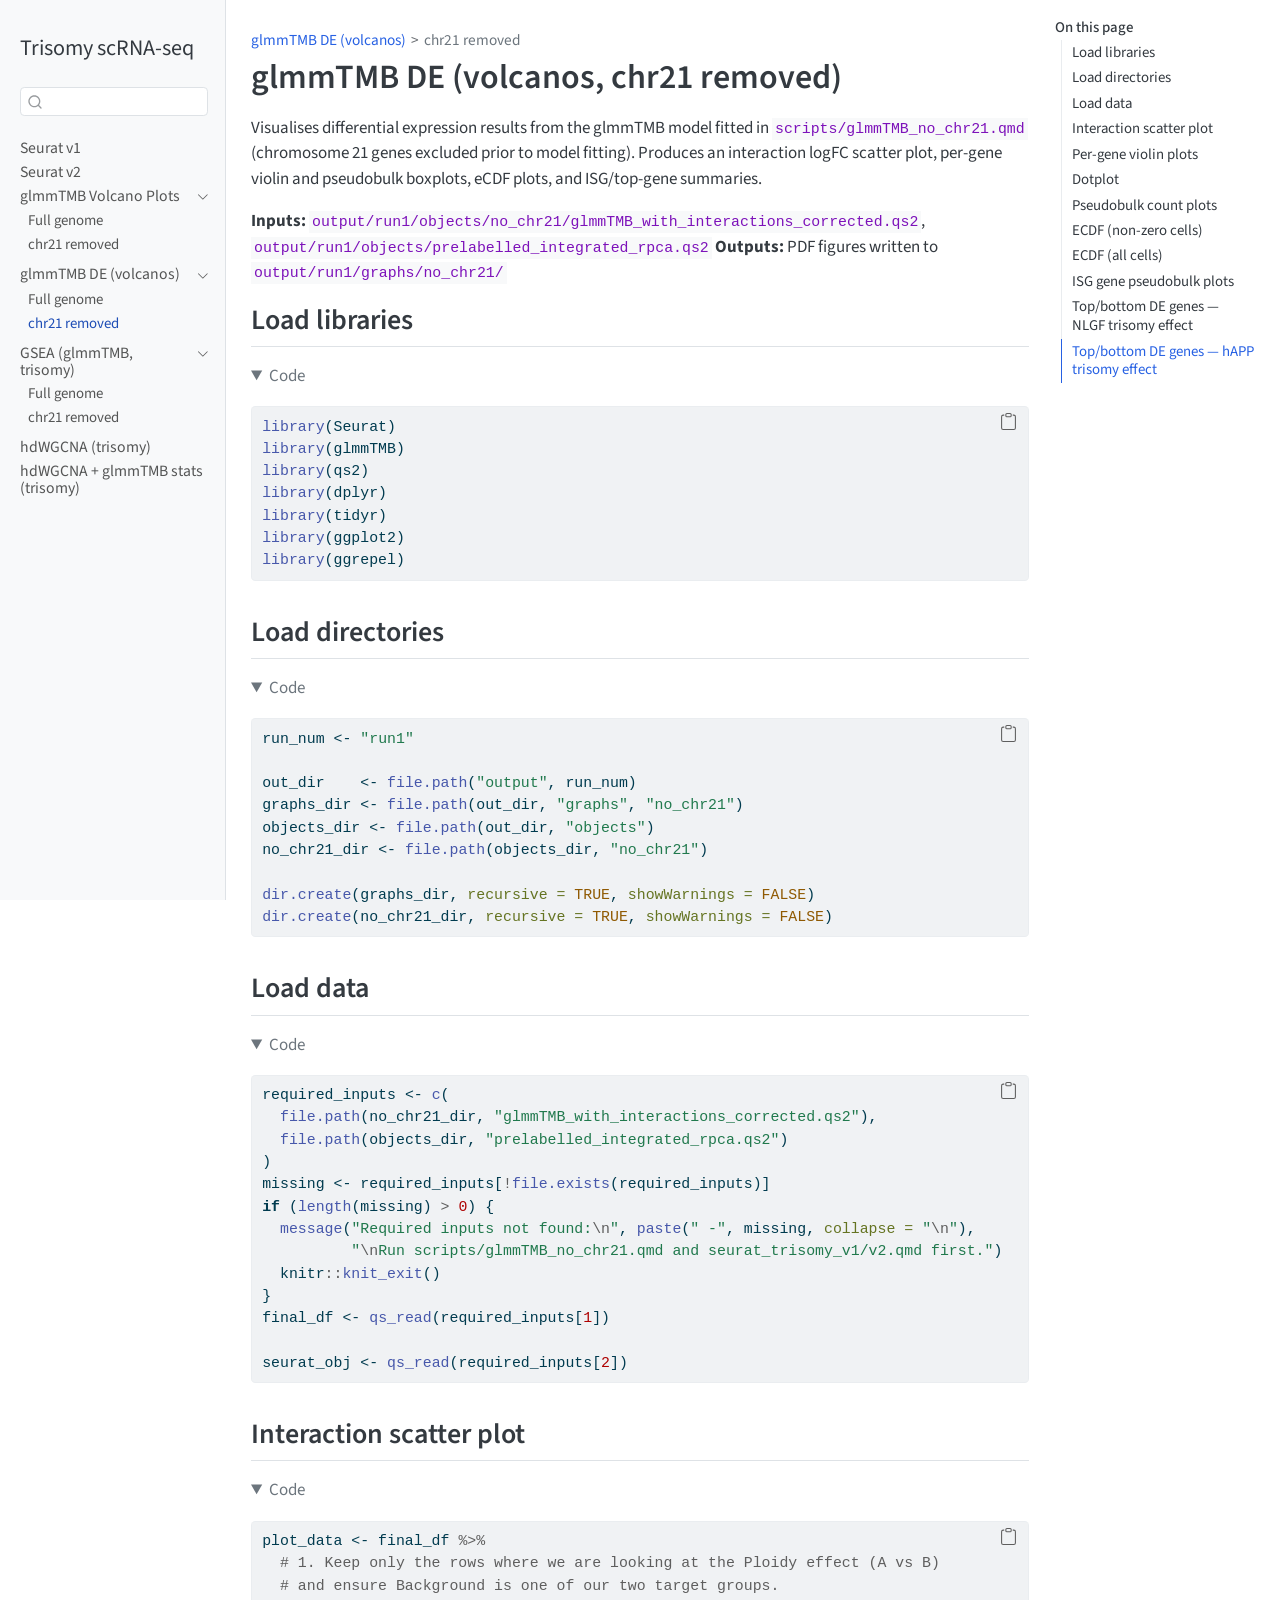
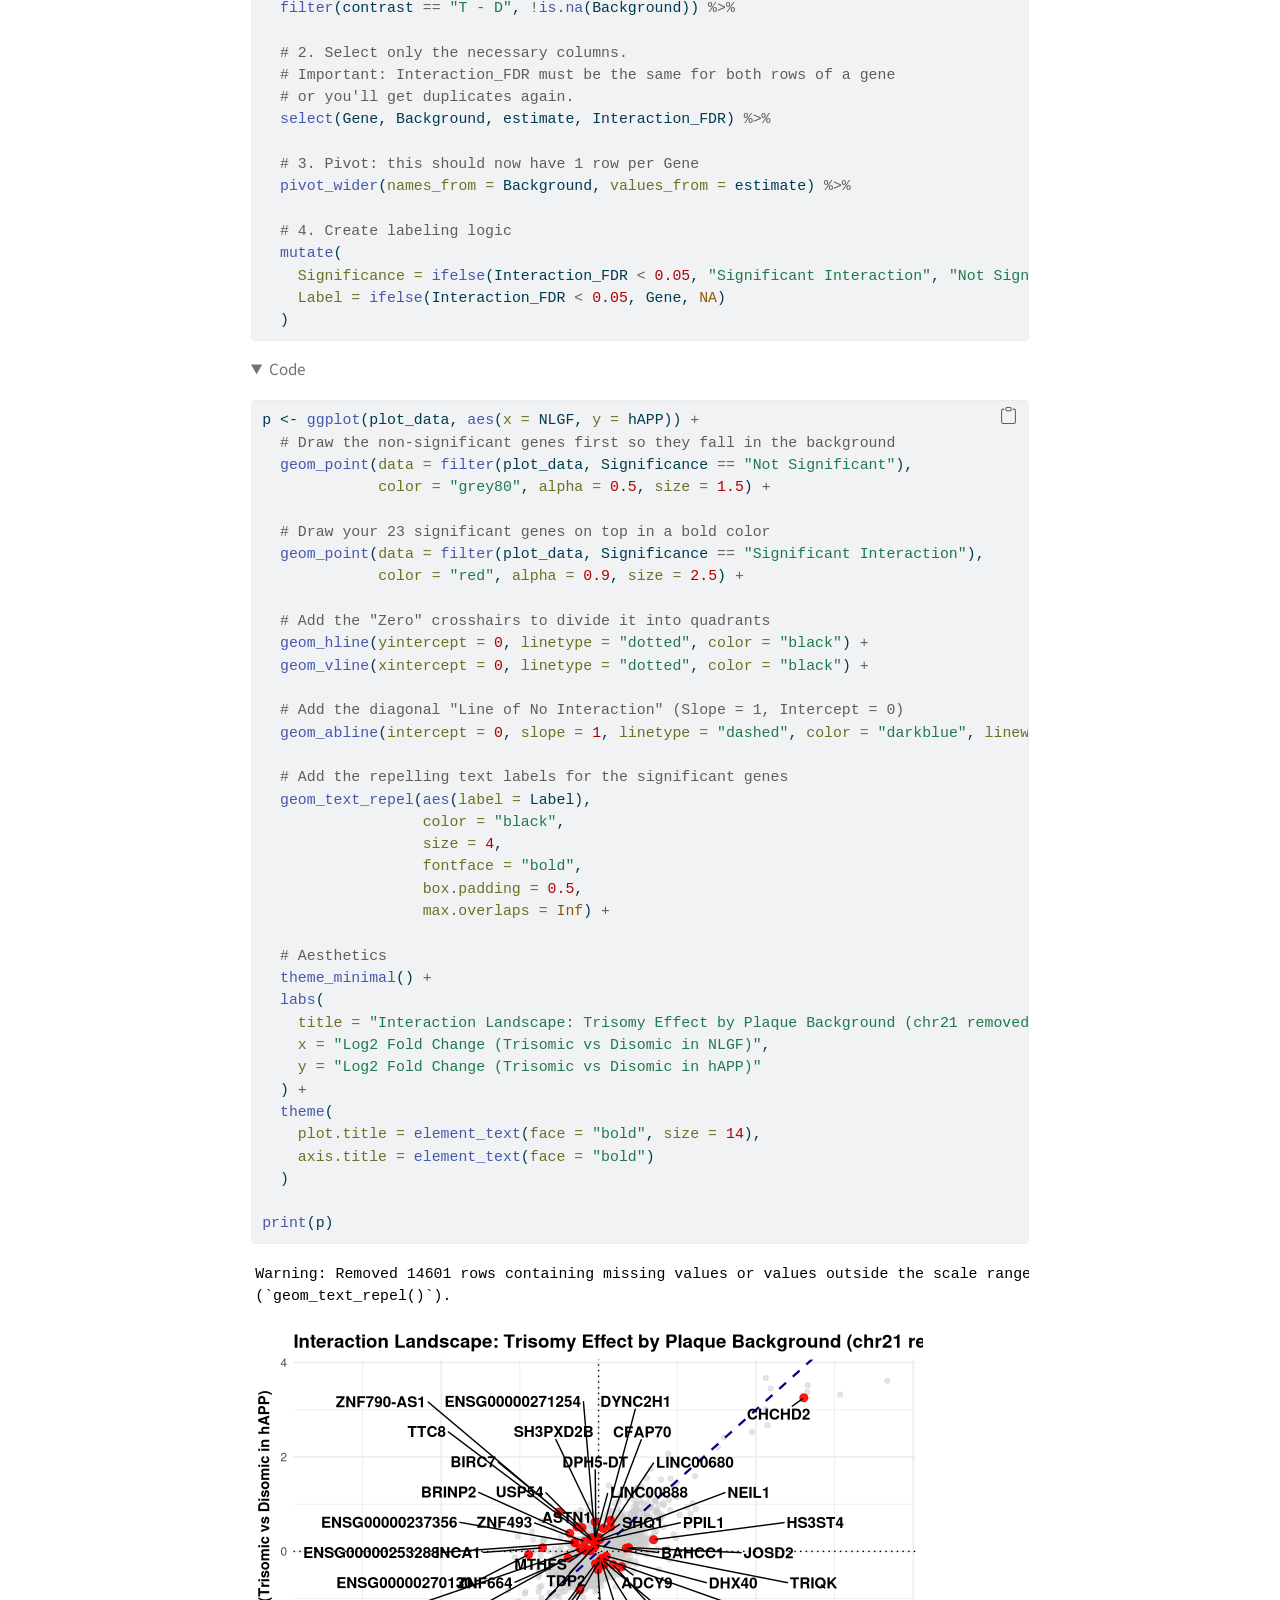
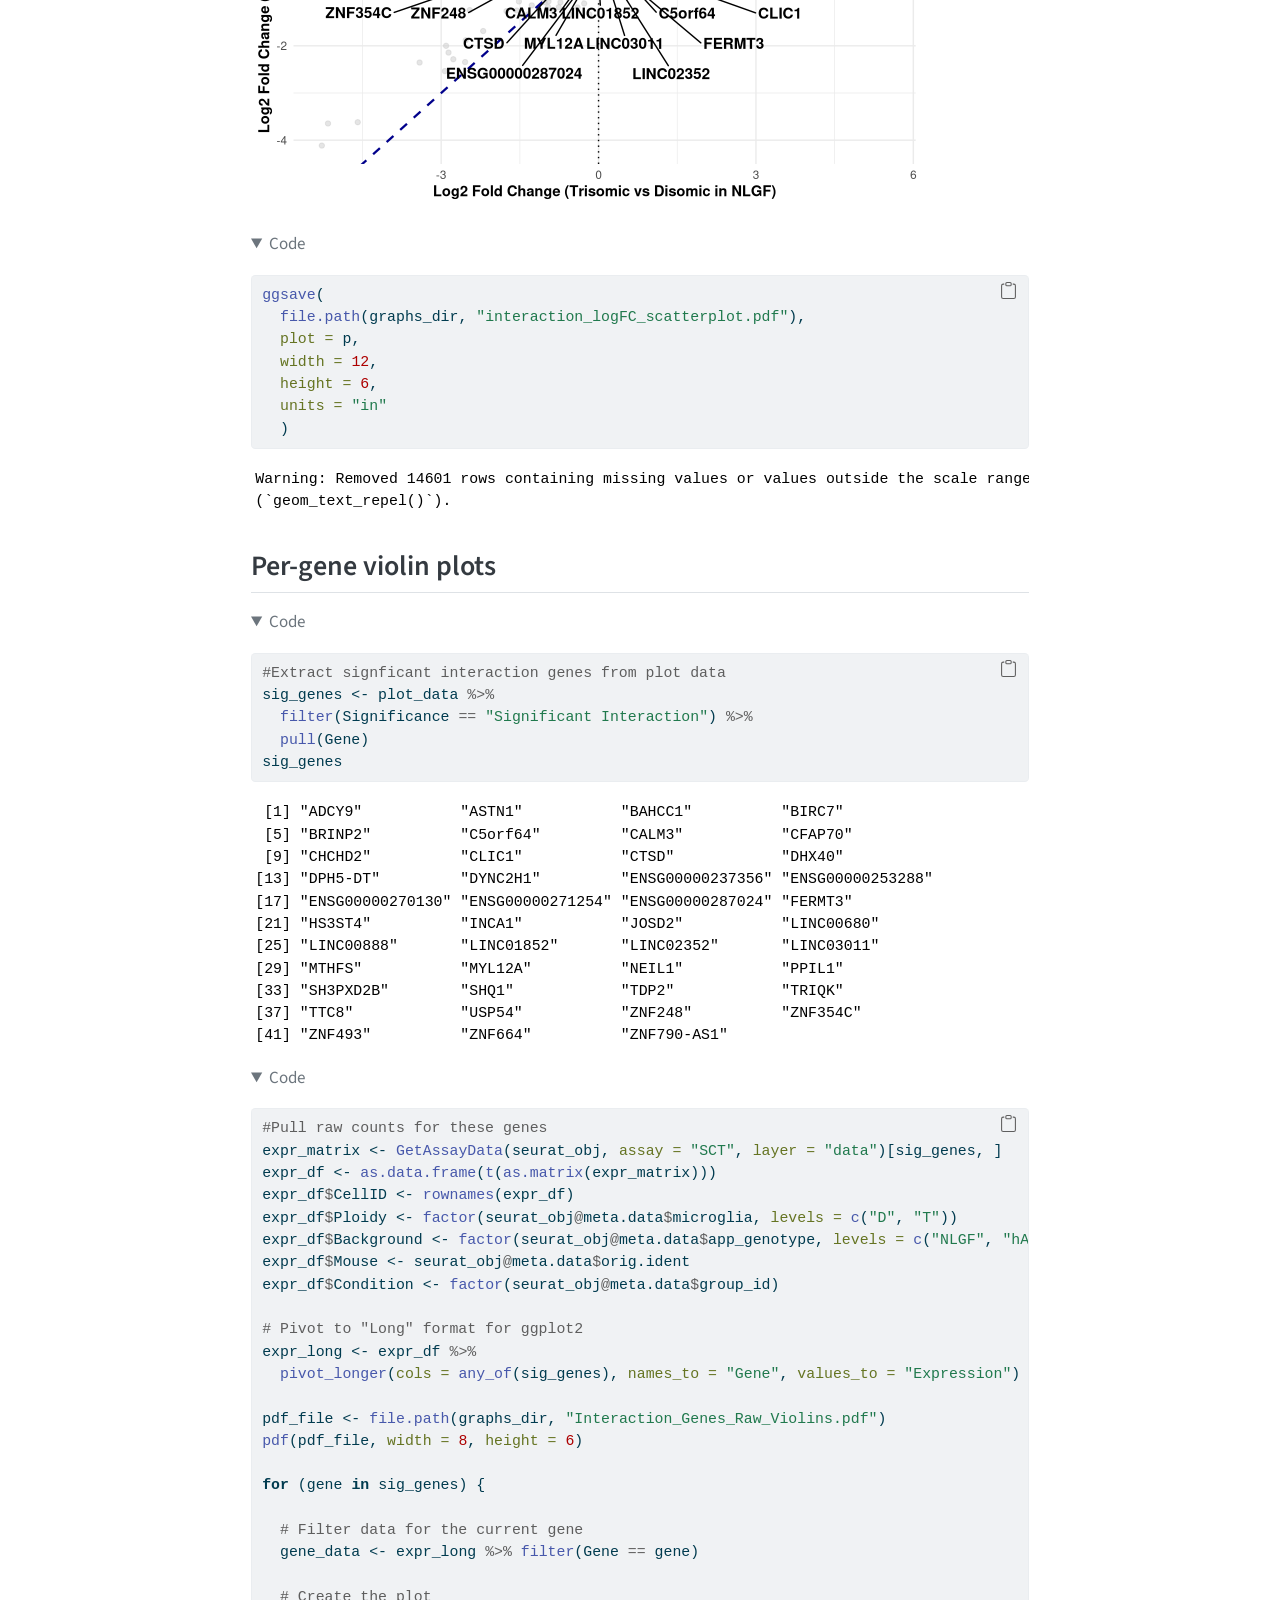
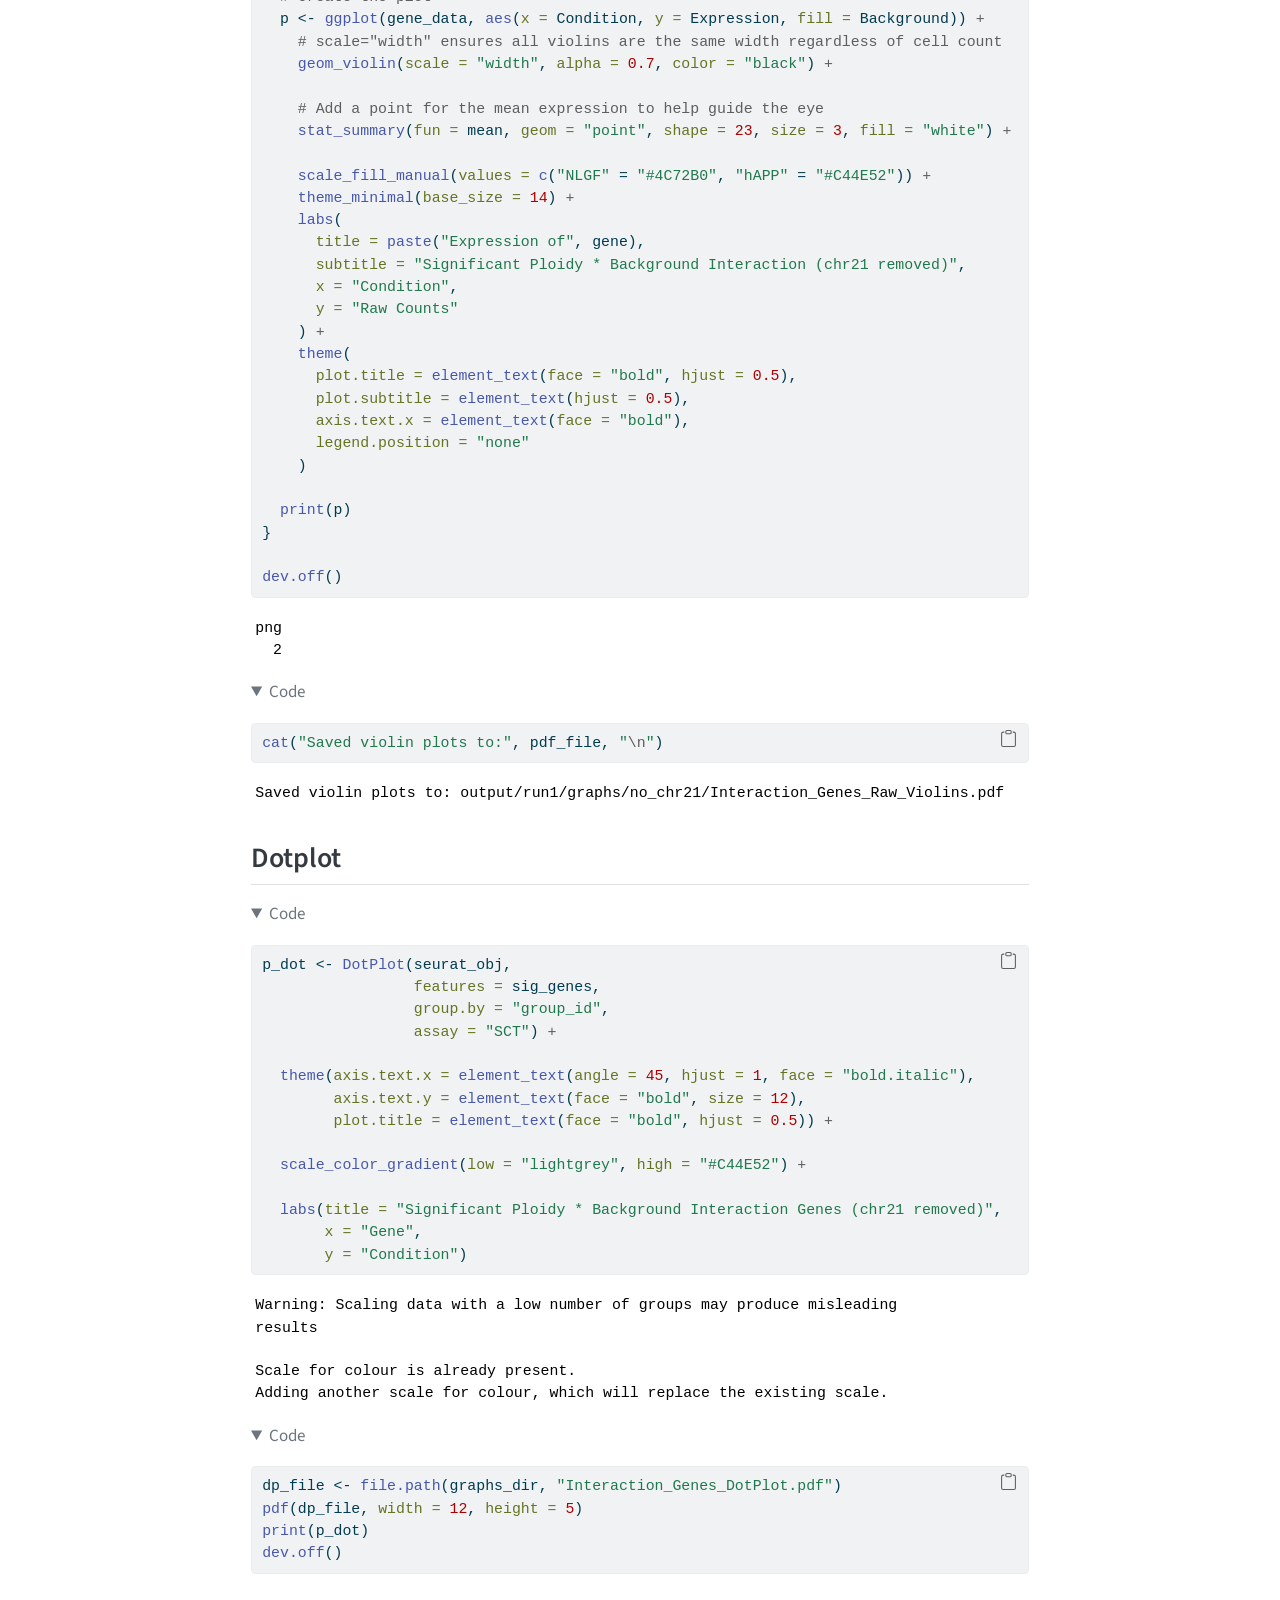
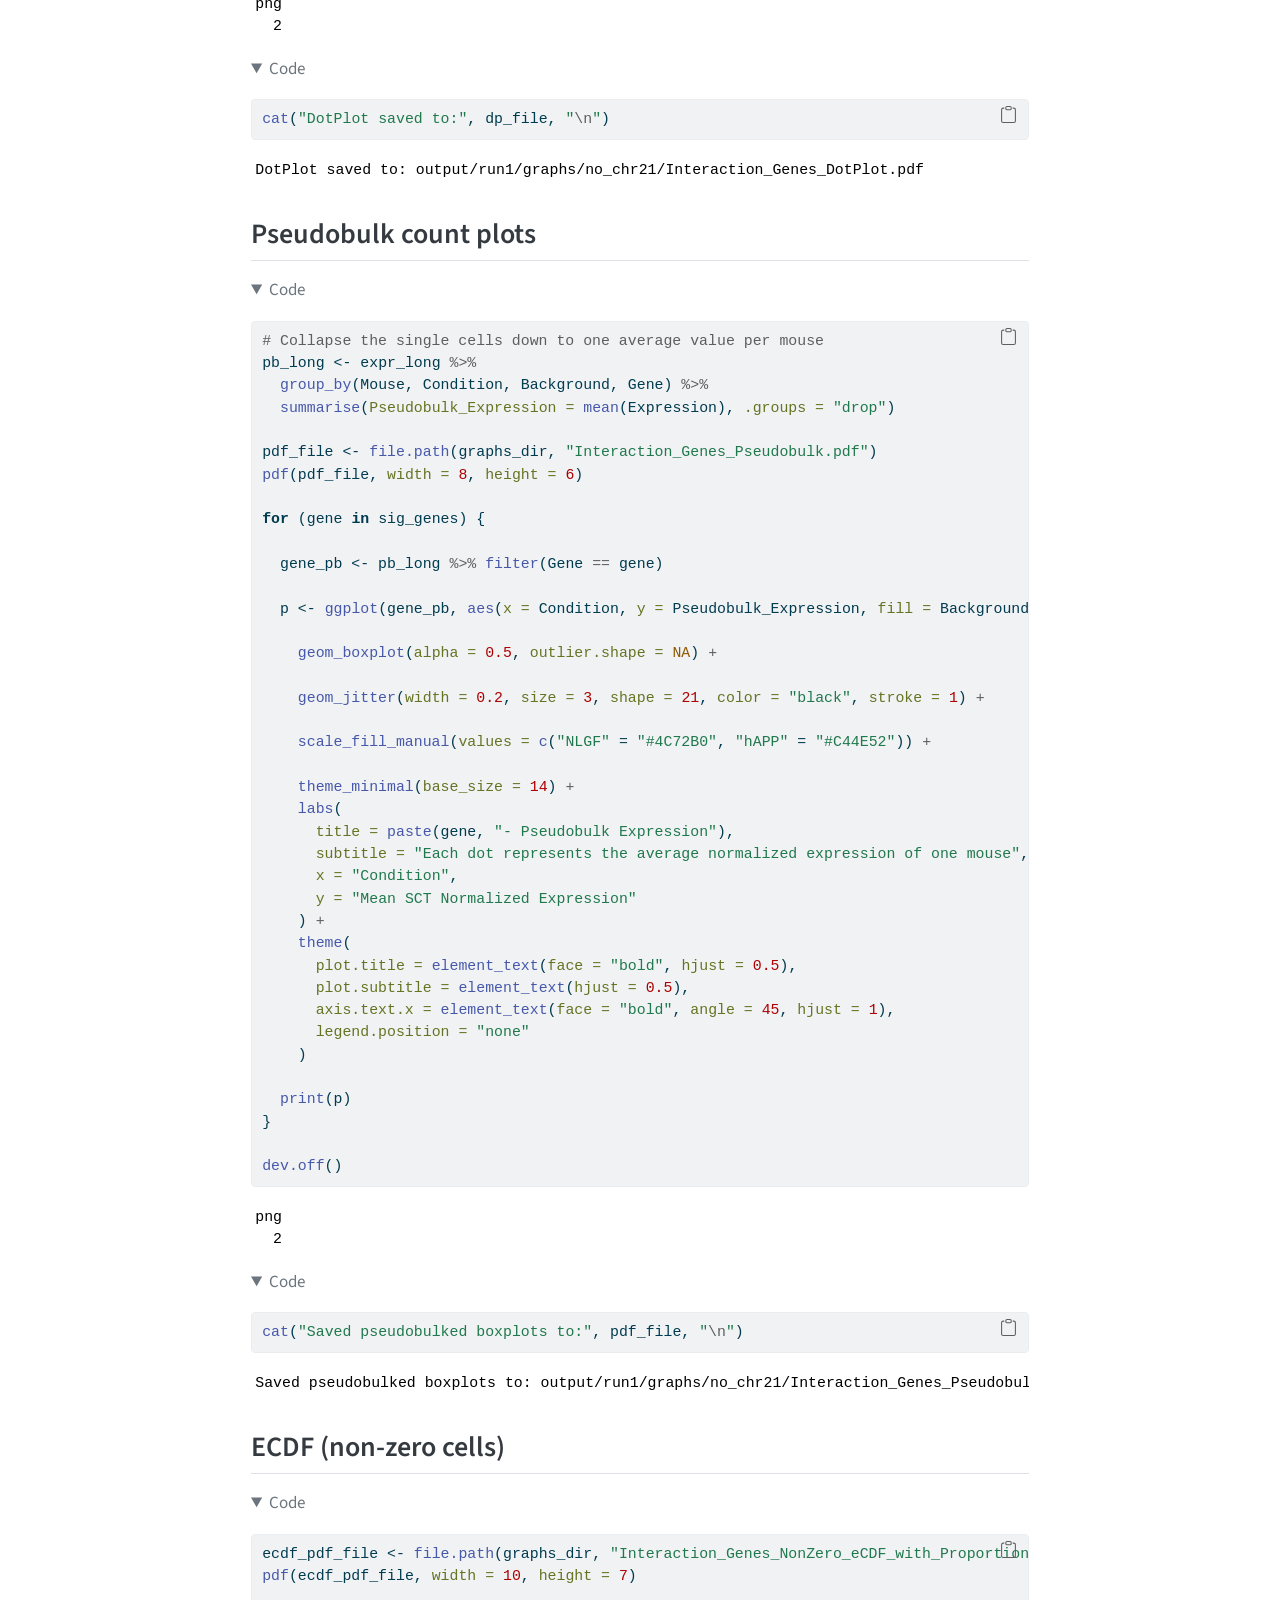
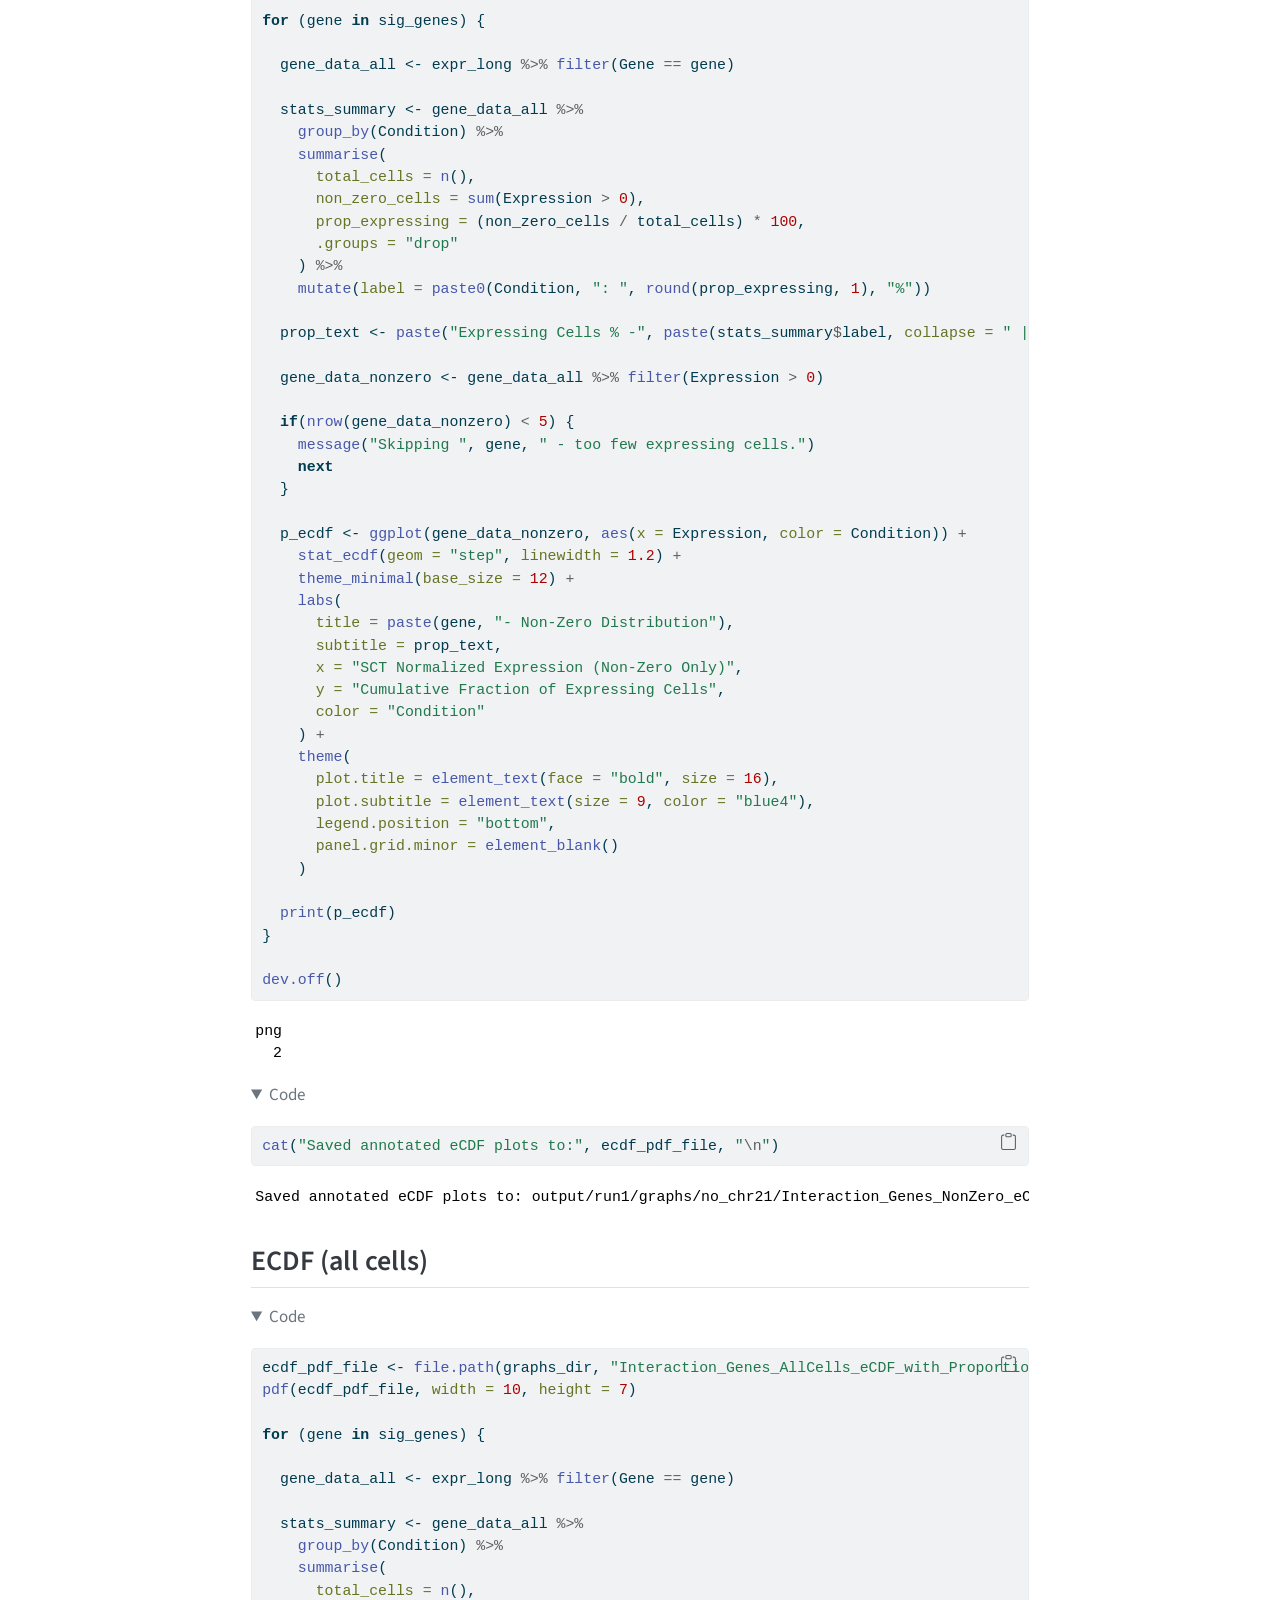
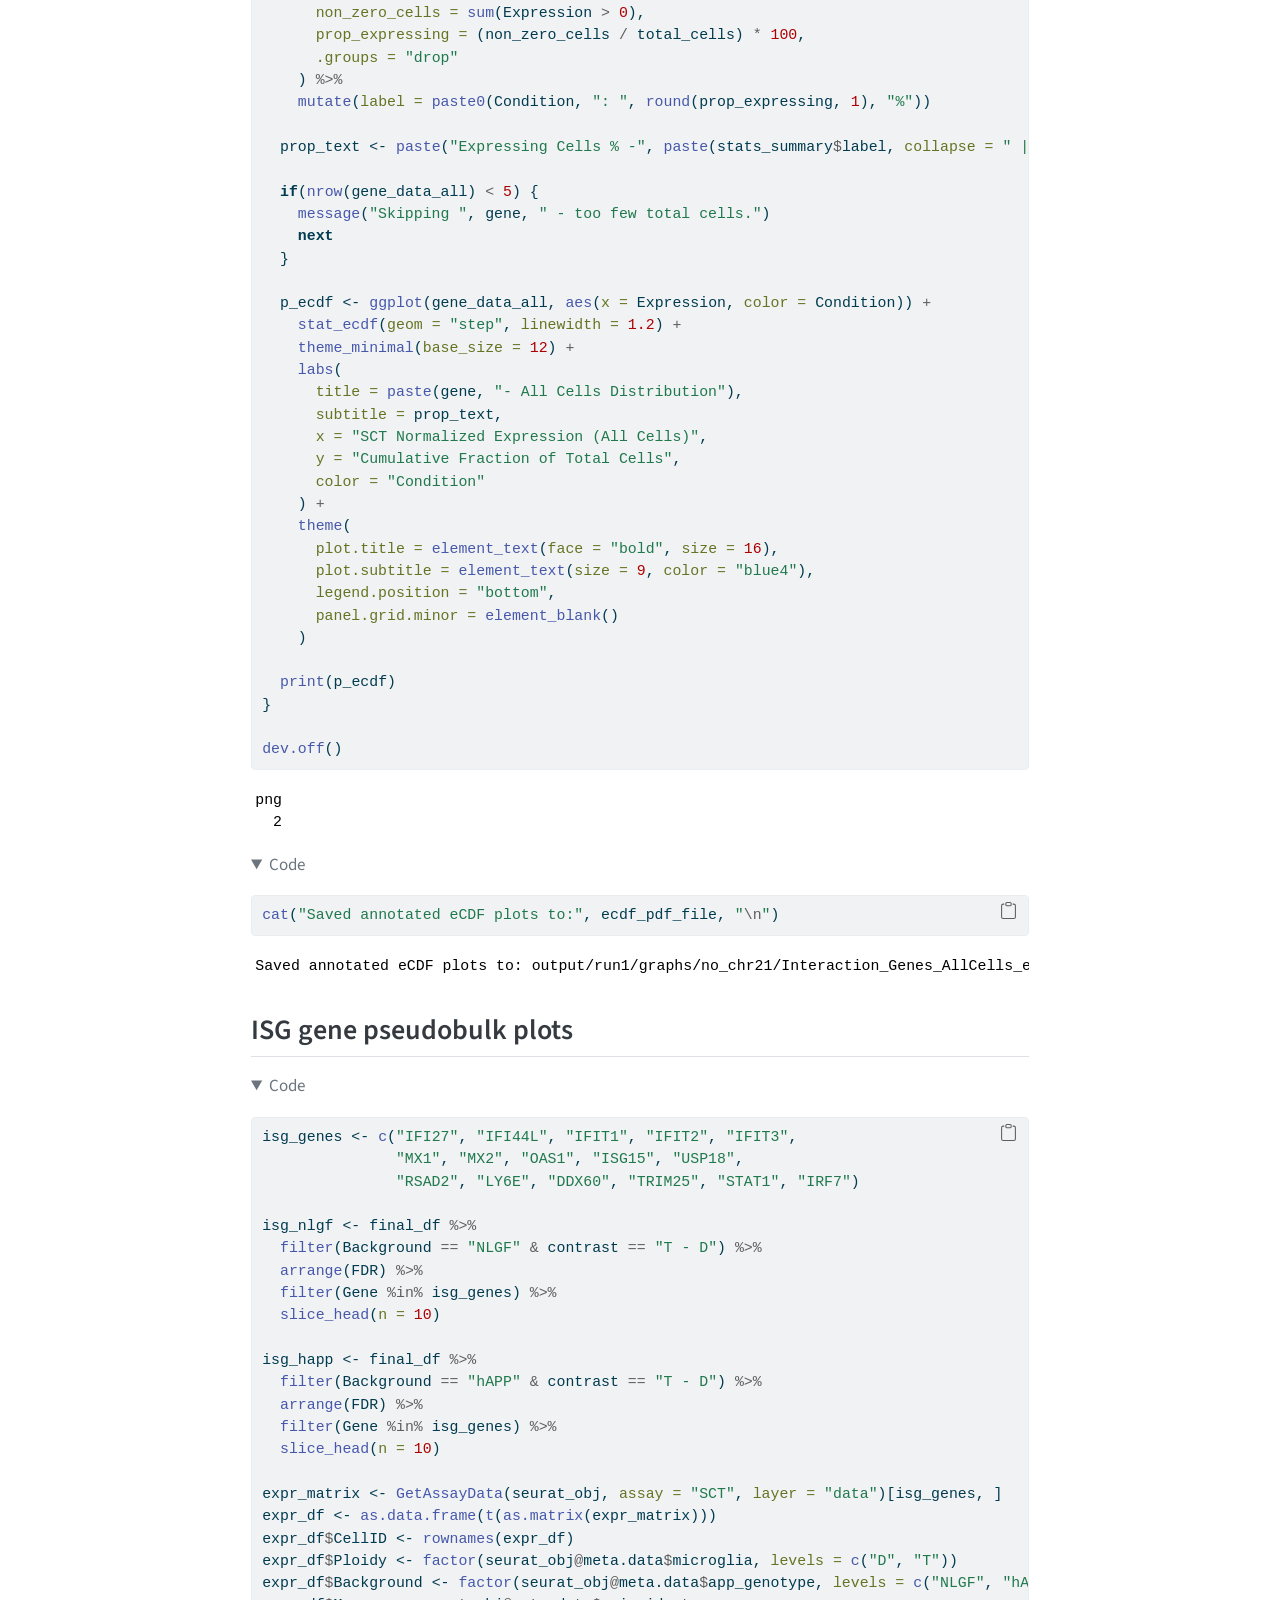
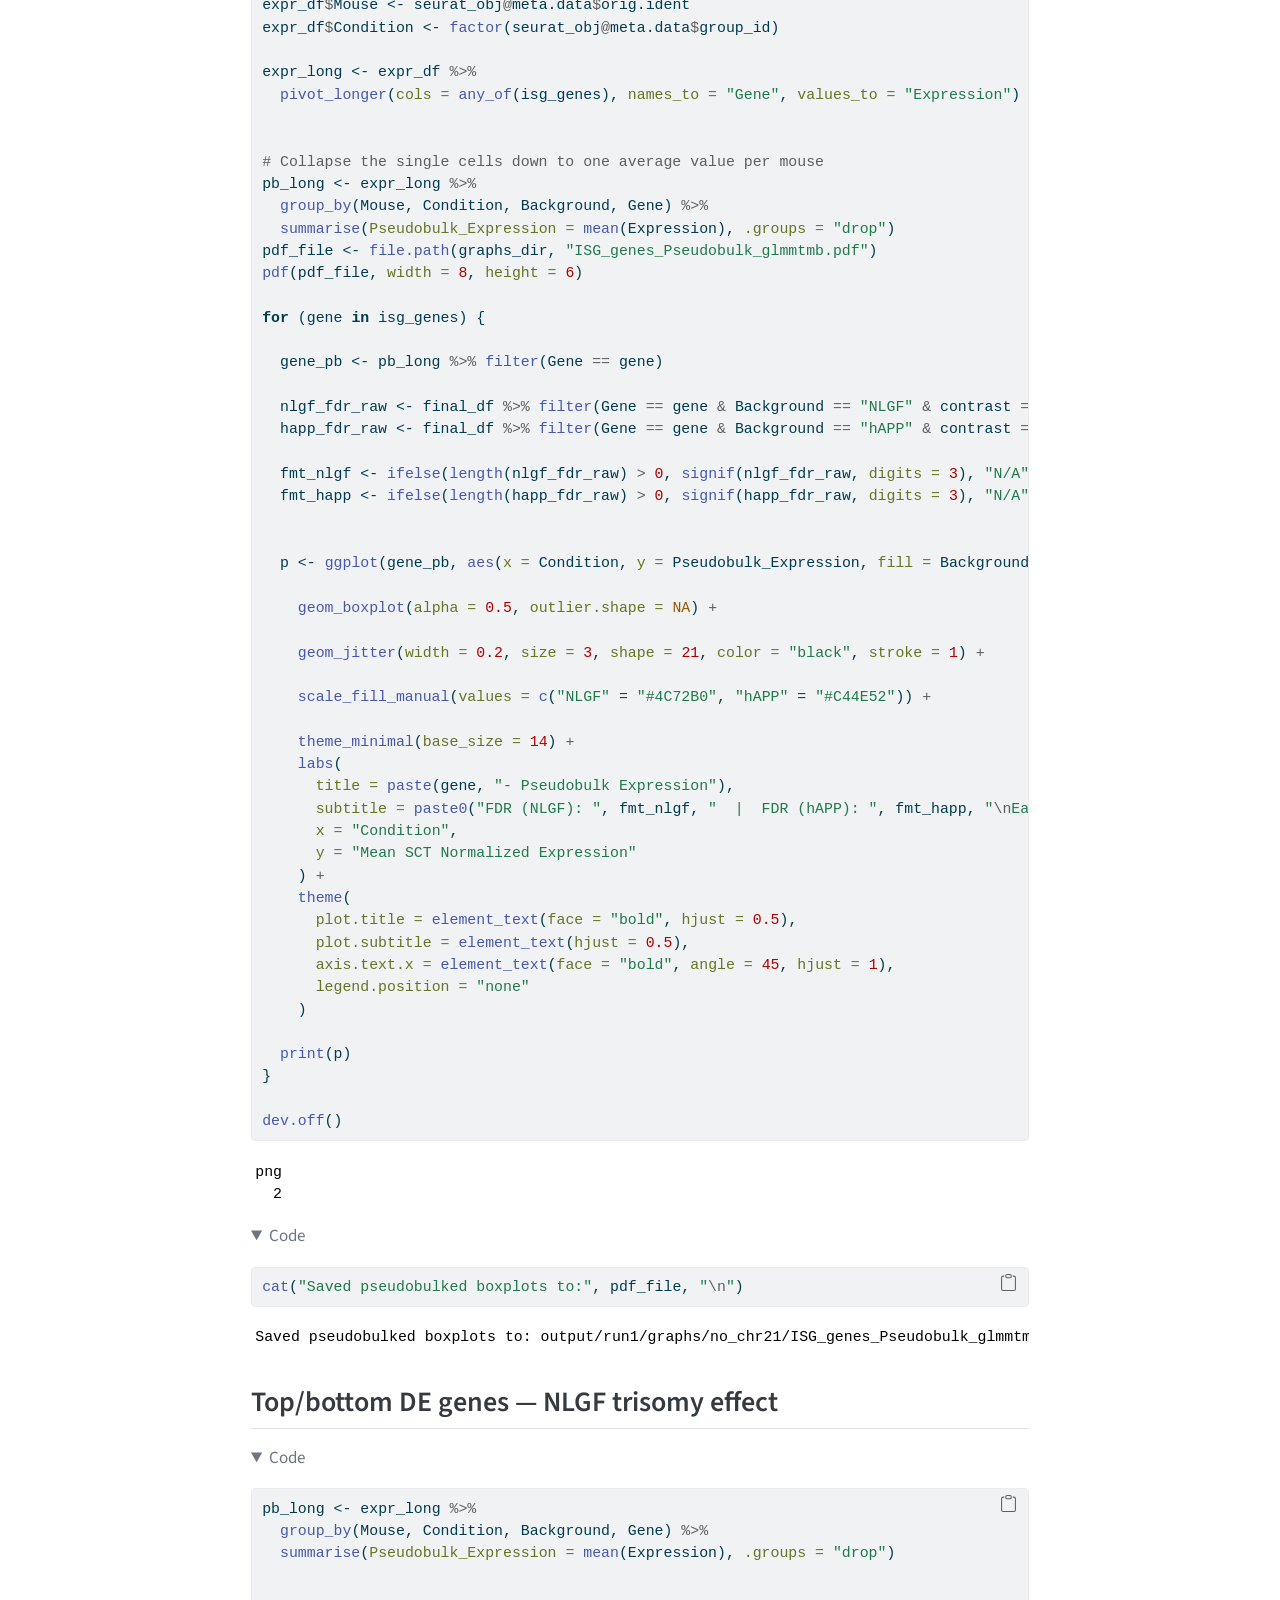
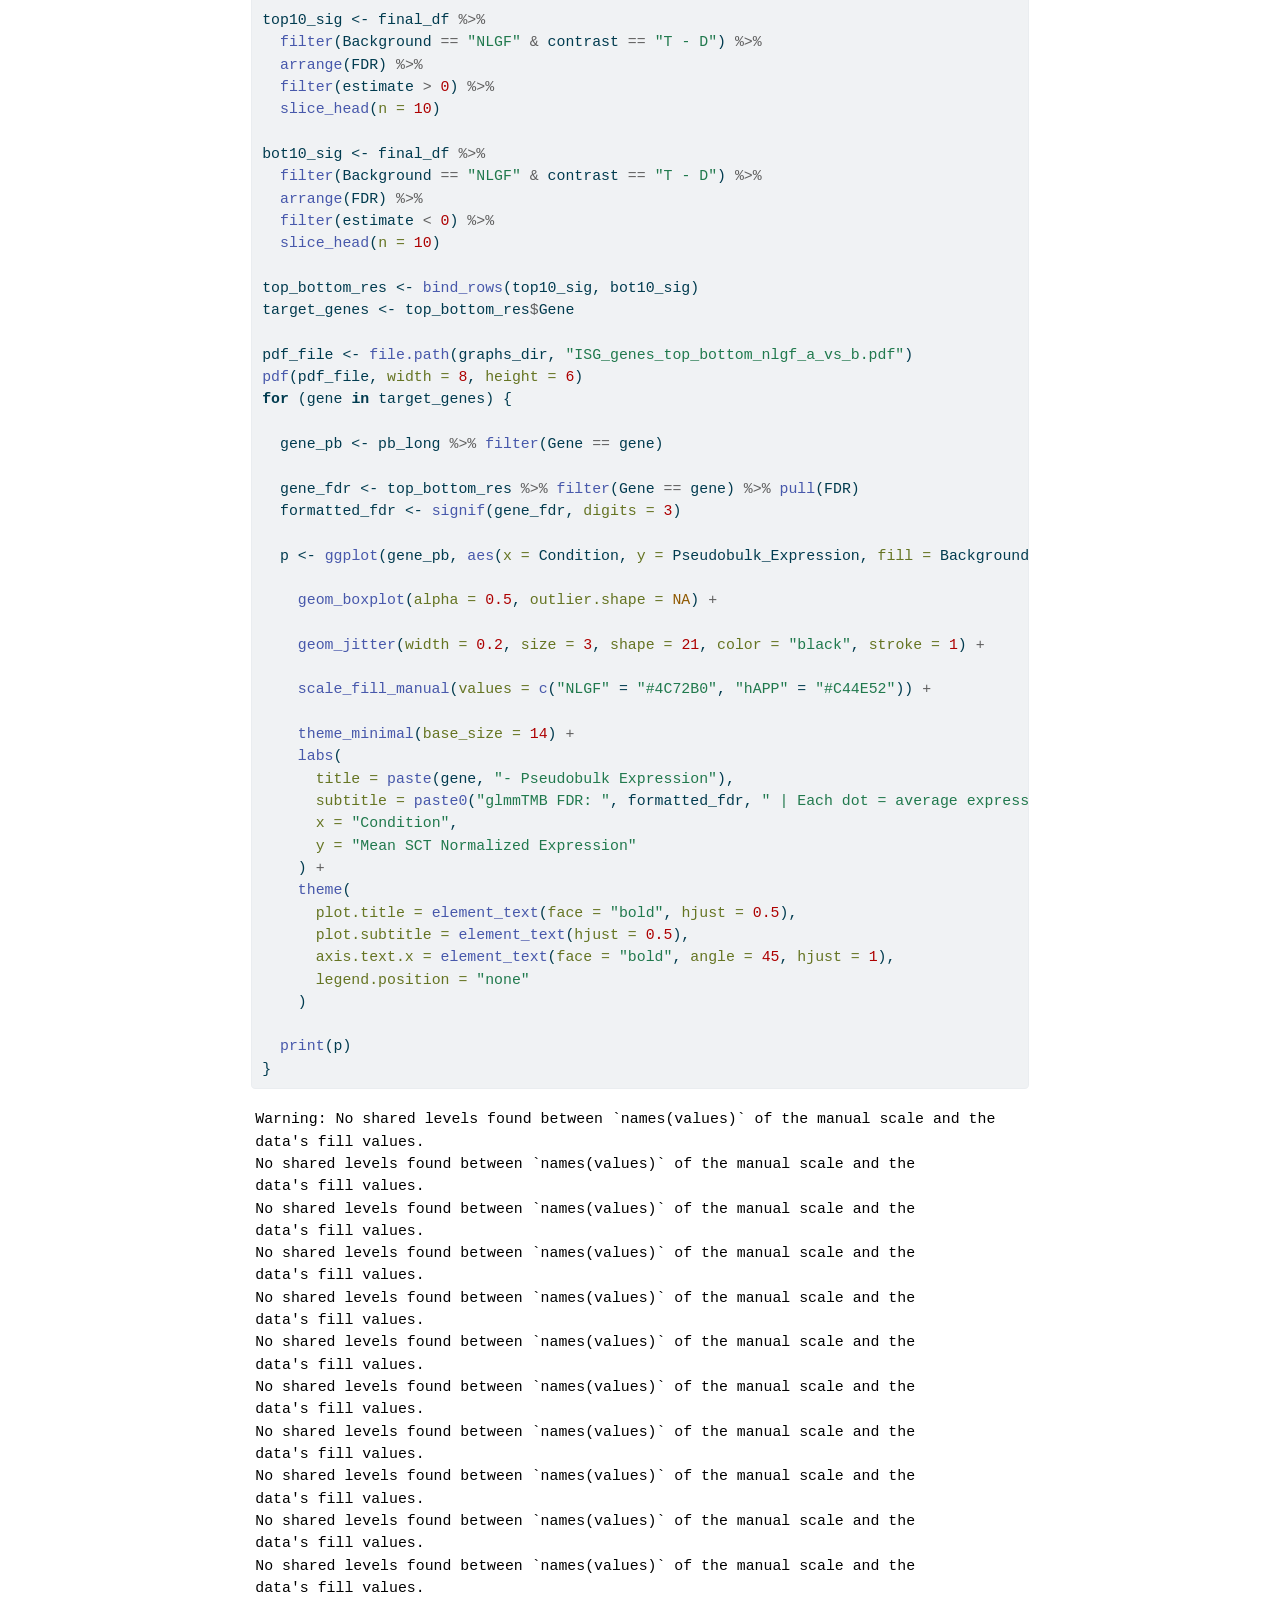
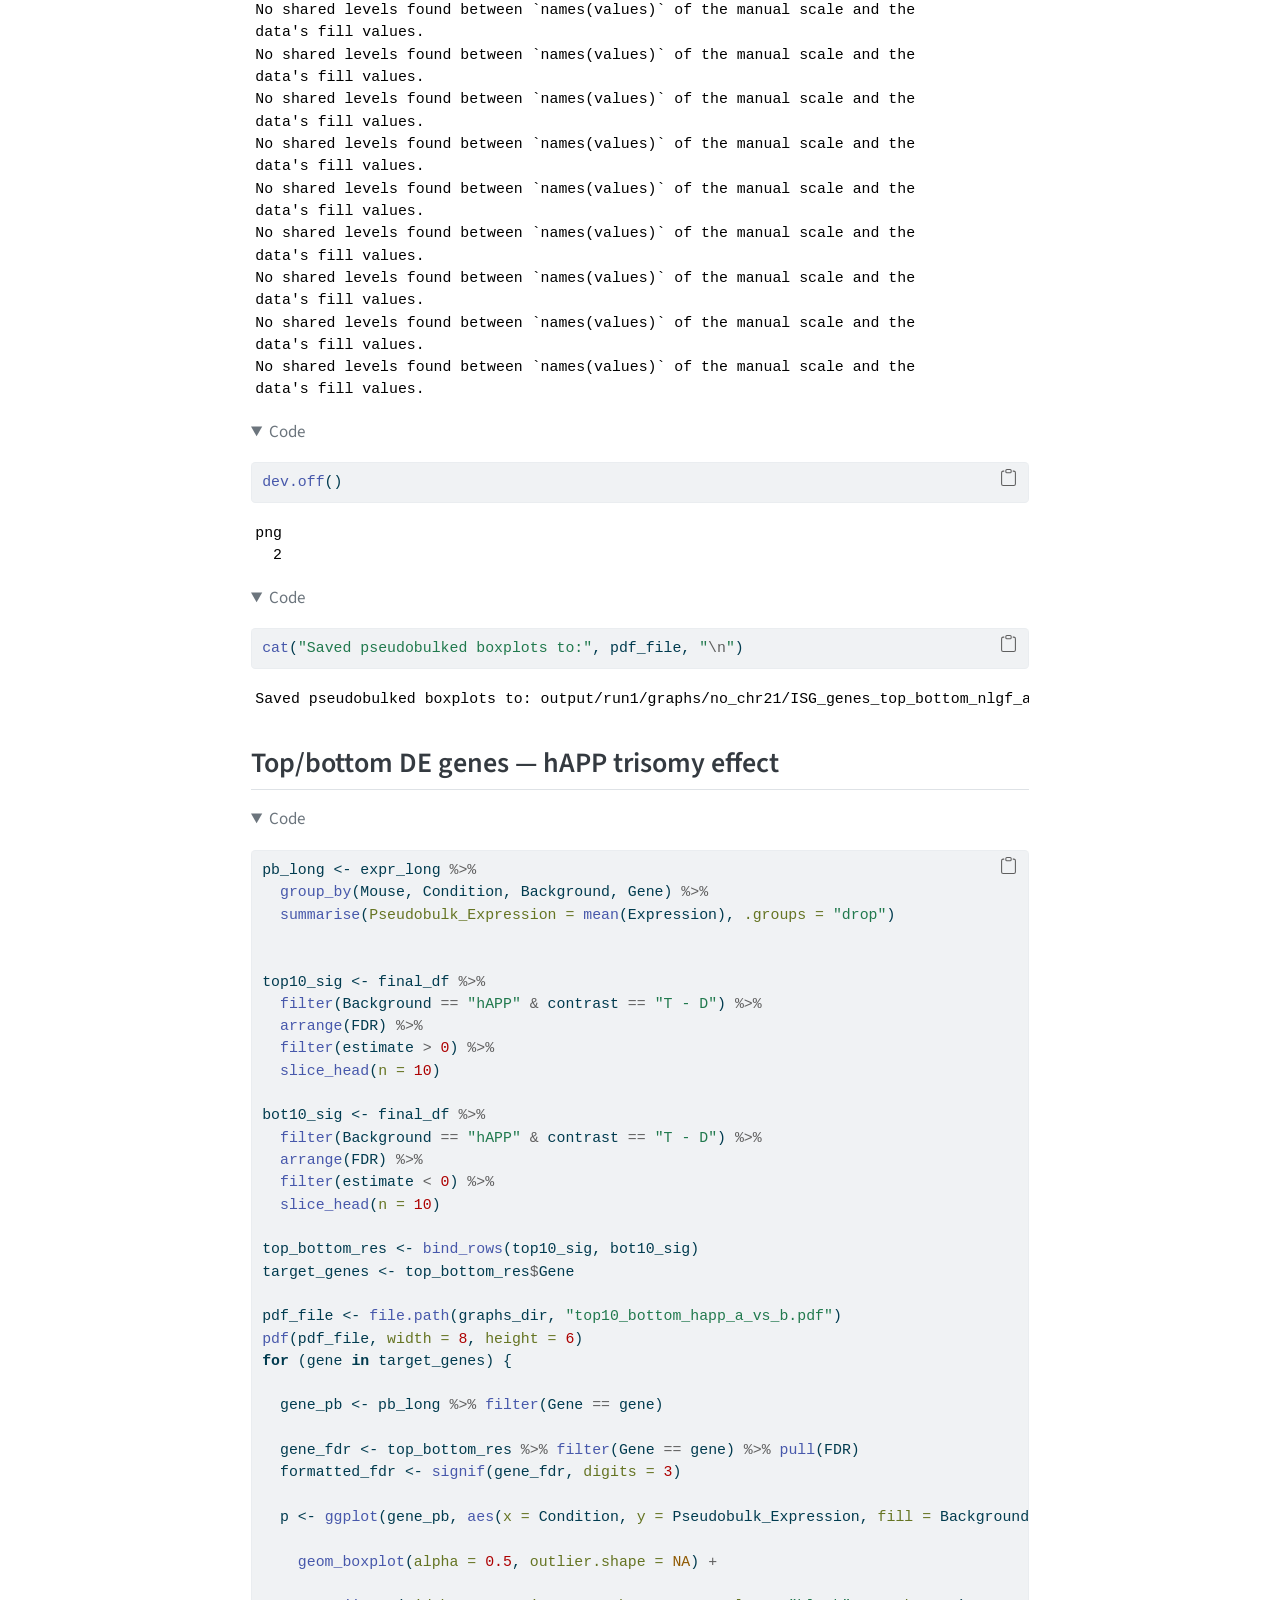
<file: docs/notebooks/glmmTMB_DE_chr21_removed.html>
<!DOCTYPE html>
<html xmlns="http://www.w3.org/1999/xhtml" lang="en" xml:lang="en"><head>

<meta charset="utf-8">
<meta name="generator" content="quarto-1.5.57">

<meta name="viewport" content="width=device-width, initial-scale=1.0, user-scalable=yes">


<title>glmmTMB DE (volcanos, chr21 removed) – Trisomy scRNA-seq</title>
<style>
code{white-space: pre-wrap;}
span.smallcaps{font-variant: small-caps;}
div.columns{display: flex; gap: min(4vw, 1.5em);}
div.column{flex: auto; overflow-x: auto;}
div.hanging-indent{margin-left: 1.5em; text-indent: -1.5em;}
ul.task-list{list-style: none;}
ul.task-list li input[type="checkbox"] {
  width: 0.8em;
  margin: 0 0.8em 0.2em -1em; /* quarto-specific, see https://github.com/quarto-dev/quarto-cli/issues/4556 */ 
  vertical-align: middle;
}
/* CSS for syntax highlighting */
pre > code.sourceCode { white-space: pre; position: relative; }
pre > code.sourceCode > span { line-height: 1.25; }
pre > code.sourceCode > span:empty { height: 1.2em; }
.sourceCode { overflow: visible; }
code.sourceCode > span { color: inherit; text-decoration: inherit; }
div.sourceCode { margin: 1em 0; }
pre.sourceCode { margin: 0; }
@media screen {
div.sourceCode { overflow: auto; }
}
@media print {
pre > code.sourceCode { white-space: pre-wrap; }
pre > code.sourceCode > span { display: inline-block; text-indent: -5em; padding-left: 5em; }
}
pre.numberSource code
  { counter-reset: source-line 0; }
pre.numberSource code > span
  { position: relative; left: -4em; counter-increment: source-line; }
pre.numberSource code > span > a:first-child::before
  { content: counter(source-line);
    position: relative; left: -1em; text-align: right; vertical-align: baseline;
    border: none; display: inline-block;
    -webkit-touch-callout: none; -webkit-user-select: none;
    -khtml-user-select: none; -moz-user-select: none;
    -ms-user-select: none; user-select: none;
    padding: 0 4px; width: 4em;
  }
pre.numberSource { margin-left: 3em;  padding-left: 4px; }
div.sourceCode
  {   }
@media screen {
pre > code.sourceCode > span > a:first-child::before { text-decoration: underline; }
}
</style>


<script src="../site_libs/quarto-nav/quarto-nav.js"></script>
<script src="../site_libs/quarto-nav/headroom.min.js"></script>
<script src="../site_libs/clipboard/clipboard.min.js"></script>
<script src="../site_libs/quarto-search/autocomplete.umd.js"></script>
<script src="../site_libs/quarto-search/fuse.min.js"></script>
<script src="../site_libs/quarto-search/quarto-search.js"></script>
<meta name="quarto:offset" content="../">
<script src="../site_libs/quarto-html/quarto.js"></script>
<script src="../site_libs/quarto-html/popper.min.js"></script>
<script src="../site_libs/quarto-html/tippy.umd.min.js"></script>
<script src="../site_libs/quarto-html/anchor.min.js"></script>
<link href="../site_libs/quarto-html/tippy.css" rel="stylesheet">
<link href="../site_libs/quarto-html/quarto-syntax-highlighting.css" rel="stylesheet" id="quarto-text-highlighting-styles">
<script src="../site_libs/bootstrap/bootstrap.min.js"></script>
<link href="../site_libs/bootstrap/bootstrap-icons.css" rel="stylesheet">
<link href="../site_libs/bootstrap/bootstrap.min.css" rel="stylesheet" id="quarto-bootstrap" data-mode="light">
<script id="quarto-search-options" type="application/json">{
  "location": "sidebar",
  "copy-button": false,
  "collapse-after": 3,
  "panel-placement": "start",
  "type": "textbox",
  "limit": 50,
  "keyboard-shortcut": [
    "f",
    "/",
    "s"
  ],
  "show-item-context": false,
  "language": {
    "search-no-results-text": "No results",
    "search-matching-documents-text": "matching documents",
    "search-copy-link-title": "Copy link to search",
    "search-hide-matches-text": "Hide additional matches",
    "search-more-match-text": "more match in this document",
    "search-more-matches-text": "more matches in this document",
    "search-clear-button-title": "Clear",
    "search-text-placeholder": "",
    "search-detached-cancel-button-title": "Cancel",
    "search-submit-button-title": "Submit",
    "search-label": "Search"
  }
}</script>
<link href="../site_libs/pagedtable-1.1/css/pagedtable.css" rel="stylesheet">
<script src="../site_libs/pagedtable-1.1/js/pagedtable.js"></script>


</head>

<body class="nav-sidebar docked">

<div id="quarto-search-results"></div>
  <header id="quarto-header" class="headroom fixed-top">
  <nav class="quarto-secondary-nav">
    <div class="container-fluid d-flex">
      <button type="button" class="quarto-btn-toggle btn" data-bs-toggle="collapse" role="button" data-bs-target=".quarto-sidebar-collapse-item" aria-controls="quarto-sidebar" aria-expanded="false" aria-label="Toggle sidebar navigation" onclick="if (window.quartoToggleHeadroom) { window.quartoToggleHeadroom(); }">
        <i class="bi bi-layout-text-sidebar-reverse"></i>
      </button>
        <nav class="quarto-page-breadcrumbs" aria-label="breadcrumb"><ol class="breadcrumb"><li class="breadcrumb-item"><a href="../notebooks/glmmTMB_DE.html">glmmTMB DE (volcanos)</a></li><li class="breadcrumb-item"><a href="../notebooks/glmmTMB_DE_chr21_removed.html">chr21 removed</a></li></ol></nav>
        <a class="flex-grow-1" role="navigation" data-bs-toggle="collapse" data-bs-target=".quarto-sidebar-collapse-item" aria-controls="quarto-sidebar" aria-expanded="false" aria-label="Toggle sidebar navigation" onclick="if (window.quartoToggleHeadroom) { window.quartoToggleHeadroom(); }">      
        </a>
      <button type="button" class="btn quarto-search-button" aria-label="Search" onclick="window.quartoOpenSearch();">
        <i class="bi bi-search"></i>
      </button>
    </div>
  </nav>
</header>
<!-- content -->
<div id="quarto-content" class="quarto-container page-columns page-rows-contents page-layout-article">
<!-- sidebar -->
  <nav id="quarto-sidebar" class="sidebar collapse collapse-horizontal quarto-sidebar-collapse-item sidebar-navigation docked overflow-auto">
    <div class="pt-lg-2 mt-2 text-left sidebar-header">
    <div class="sidebar-title mb-0 py-0">
      <a href="../">Trisomy scRNA-seq</a> 
    </div>
      </div>
        <div class="mt-2 flex-shrink-0 align-items-center">
        <div class="sidebar-search">
        <div id="quarto-search" class="" title="Search"></div>
        </div>
        </div>
    <div class="sidebar-menu-container"> 
    <ul class="list-unstyled mt-1">
        <li class="sidebar-item">
  <div class="sidebar-item-container"> 
  <a href="../notebooks/seurat_trisomy_v1.html" class="sidebar-item-text sidebar-link">
 <span class="menu-text">Seurat v1</span></a>
  </div>
</li>
        <li class="sidebar-item">
  <div class="sidebar-item-container"> 
  <a href="../notebooks/seurat_trisomy_v2.html" class="sidebar-item-text sidebar-link">
 <span class="menu-text">Seurat v2</span></a>
  </div>
</li>
        <li class="sidebar-item sidebar-item-section">
      <div class="sidebar-item-container"> 
            <a class="sidebar-item-text sidebar-link text-start" data-bs-toggle="collapse" data-bs-target="#quarto-sidebar-section-1" role="navigation" aria-expanded="true">
 <span class="menu-text">glmmTMB Volcano Plots</span></a>
          <a class="sidebar-item-toggle text-start" data-bs-toggle="collapse" data-bs-target="#quarto-sidebar-section-1" role="navigation" aria-expanded="true" aria-label="Toggle section">
            <i class="bi bi-chevron-right ms-2"></i>
          </a> 
      </div>
      <ul id="quarto-sidebar-section-1" class="collapse list-unstyled sidebar-section depth1 show">  
          <li class="sidebar-item">
  <div class="sidebar-item-container"> 
  <a href="../notebooks/glmmTMB_volcanos.html" class="sidebar-item-text sidebar-link">
 <span class="menu-text">Full genome</span></a>
  </div>
</li>
          <li class="sidebar-item">
  <div class="sidebar-item-container"> 
  <a href="../notebooks/glmmTMB_volcanos_chr21_removed.html" class="sidebar-item-text sidebar-link">
 <span class="menu-text">chr21 removed</span></a>
  </div>
</li>
      </ul>
  </li>
        <li class="sidebar-item sidebar-item-section">
      <div class="sidebar-item-container"> 
            <a class="sidebar-item-text sidebar-link text-start" data-bs-toggle="collapse" data-bs-target="#quarto-sidebar-section-2" role="navigation" aria-expanded="true">
 <span class="menu-text">glmmTMB DE (volcanos)</span></a>
          <a class="sidebar-item-toggle text-start" data-bs-toggle="collapse" data-bs-target="#quarto-sidebar-section-2" role="navigation" aria-expanded="true" aria-label="Toggle section">
            <i class="bi bi-chevron-right ms-2"></i>
          </a> 
      </div>
      <ul id="quarto-sidebar-section-2" class="collapse list-unstyled sidebar-section depth1 show">  
          <li class="sidebar-item">
  <div class="sidebar-item-container"> 
  <a href="../notebooks/glmmTMB_DE.html" class="sidebar-item-text sidebar-link">
 <span class="menu-text">Full genome</span></a>
  </div>
</li>
          <li class="sidebar-item">
  <div class="sidebar-item-container"> 
  <a href="../notebooks/glmmTMB_DE_chr21_removed.html" class="sidebar-item-text sidebar-link active">
 <span class="menu-text">chr21 removed</span></a>
  </div>
</li>
      </ul>
  </li>
        <li class="sidebar-item sidebar-item-section">
      <div class="sidebar-item-container"> 
            <a class="sidebar-item-text sidebar-link text-start" data-bs-toggle="collapse" data-bs-target="#quarto-sidebar-section-3" role="navigation" aria-expanded="true">
 <span class="menu-text">GSEA (glmmTMB, trisomy)</span></a>
          <a class="sidebar-item-toggle text-start" data-bs-toggle="collapse" data-bs-target="#quarto-sidebar-section-3" role="navigation" aria-expanded="true" aria-label="Toggle section">
            <i class="bi bi-chevron-right ms-2"></i>
          </a> 
      </div>
      <ul id="quarto-sidebar-section-3" class="collapse list-unstyled sidebar-section depth1 show">  
          <li class="sidebar-item">
  <div class="sidebar-item-container"> 
  <a href="../notebooks/gsea_glmmTMB_trisomy.html" class="sidebar-item-text sidebar-link">
 <span class="menu-text">Full genome</span></a>
  </div>
</li>
          <li class="sidebar-item">
  <div class="sidebar-item-container"> 
  <a href="../notebooks/gsea_glmmTMB_trisomy_chr21_removed.html" class="sidebar-item-text sidebar-link">
 <span class="menu-text">chr21 removed</span></a>
  </div>
</li>
      </ul>
  </li>
        <li class="sidebar-item">
  <div class="sidebar-item-container"> 
  <a href="../notebooks/hdwgcna_trisomy.html" class="sidebar-item-text sidebar-link">
 <span class="menu-text">hdWGCNA (trisomy)</span></a>
  </div>
</li>
        <li class="sidebar-item">
  <div class="sidebar-item-container"> 
  <a href="../notebooks/hdwgcna_glmmTMB_stats_trisomy.html" class="sidebar-item-text sidebar-link">
 <span class="menu-text">hdWGCNA + glmmTMB stats (trisomy)</span></a>
  </div>
</li>
    </ul>
    </div>
</nav>
<div id="quarto-sidebar-glass" class="quarto-sidebar-collapse-item" data-bs-toggle="collapse" data-bs-target=".quarto-sidebar-collapse-item"></div>
<!-- margin-sidebar -->
    <div id="quarto-margin-sidebar" class="sidebar margin-sidebar">
        <nav id="TOC" role="doc-toc" class="toc-active">
    <h2 id="toc-title">On this page</h2>
   
  <ul>
  <li><a href="#load-libraries" id="toc-load-libraries" class="nav-link active" data-scroll-target="#load-libraries">Load libraries</a></li>
  <li><a href="#load-directories" id="toc-load-directories" class="nav-link" data-scroll-target="#load-directories">Load directories</a></li>
  <li><a href="#load-data" id="toc-load-data" class="nav-link" data-scroll-target="#load-data">Load data</a></li>
  <li><a href="#interaction-scatter-plot" id="toc-interaction-scatter-plot" class="nav-link" data-scroll-target="#interaction-scatter-plot">Interaction scatter plot</a></li>
  <li><a href="#per-gene-violin-plots" id="toc-per-gene-violin-plots" class="nav-link" data-scroll-target="#per-gene-violin-plots">Per-gene violin plots</a></li>
  <li><a href="#dotplot" id="toc-dotplot" class="nav-link" data-scroll-target="#dotplot">Dotplot</a></li>
  <li><a href="#pseudobulk-count-plots" id="toc-pseudobulk-count-plots" class="nav-link" data-scroll-target="#pseudobulk-count-plots">Pseudobulk count plots</a></li>
  <li><a href="#ecdf-non-zero-cells" id="toc-ecdf-non-zero-cells" class="nav-link" data-scroll-target="#ecdf-non-zero-cells">ECDF (non-zero cells)</a></li>
  <li><a href="#ecdf-all-cells" id="toc-ecdf-all-cells" class="nav-link" data-scroll-target="#ecdf-all-cells">ECDF (all cells)</a></li>
  <li><a href="#isg-gene-pseudobulk-plots" id="toc-isg-gene-pseudobulk-plots" class="nav-link" data-scroll-target="#isg-gene-pseudobulk-plots">ISG gene pseudobulk plots</a></li>
  <li><a href="#topbottom-de-genes-nlgf-trisomy-effect" id="toc-topbottom-de-genes-nlgf-trisomy-effect" class="nav-link" data-scroll-target="#topbottom-de-genes-nlgf-trisomy-effect">Top/bottom DE genes — NLGF trisomy effect</a></li>
  <li><a href="#topbottom-de-genes-happ-trisomy-effect" id="toc-topbottom-de-genes-happ-trisomy-effect" class="nav-link" data-scroll-target="#topbottom-de-genes-happ-trisomy-effect">Top/bottom DE genes — hAPP trisomy effect</a></li>
  </ul>
</nav>
    </div>
<!-- main -->
<main class="content" id="quarto-document-content">

<header id="title-block-header" class="quarto-title-block default"><nav class="quarto-page-breadcrumbs quarto-title-breadcrumbs d-none d-lg-block" aria-label="breadcrumb"><ol class="breadcrumb"><li class="breadcrumb-item"><a href="../notebooks/glmmTMB_DE.html">glmmTMB DE (volcanos)</a></li><li class="breadcrumb-item"><a href="../notebooks/glmmTMB_DE_chr21_removed.html">chr21 removed</a></li></ol></nav>
<div class="quarto-title">
<h1 class="title">glmmTMB DE (volcanos, chr21 removed)</h1>
</div>



<div class="quarto-title-meta">

    
  
    
  </div>
  


</header>


<p>Visualises differential expression results from the glmmTMB model fitted in <code>scripts/glmmTMB_no_chr21.qmd</code> (chromosome 21 genes excluded prior to model fitting). Produces an interaction logFC scatter plot, per-gene violin and pseudobulk boxplots, eCDF plots, and ISG/top-gene summaries.</p>
<p><strong>Inputs:</strong> <code>output/run1/objects/no_chr21/glmmTMB_with_interactions_corrected.qs2</code>, <code>output/run1/objects/prelabelled_integrated_rpca.qs2</code> <strong>Outputs:</strong> PDF figures written to <code>output/run1/graphs/no_chr21/</code></p>
<section id="load-libraries" class="level2">
<h2 class="anchored" data-anchor-id="load-libraries">Load libraries</h2>
<div class="cell">
<details open="" class="code-fold">
<summary>Code</summary>
<div class="sourceCode cell-code" id="cb1"><pre class="sourceCode r code-with-copy"><code class="sourceCode r"><span id="cb1-1"><a href="#cb1-1" aria-hidden="true" tabindex="-1"></a><span class="fu">library</span>(Seurat)</span>
<span id="cb1-2"><a href="#cb1-2" aria-hidden="true" tabindex="-1"></a><span class="fu">library</span>(glmmTMB)</span>
<span id="cb1-3"><a href="#cb1-3" aria-hidden="true" tabindex="-1"></a><span class="fu">library</span>(qs2)</span>
<span id="cb1-4"><a href="#cb1-4" aria-hidden="true" tabindex="-1"></a><span class="fu">library</span>(dplyr)</span>
<span id="cb1-5"><a href="#cb1-5" aria-hidden="true" tabindex="-1"></a><span class="fu">library</span>(tidyr)</span>
<span id="cb1-6"><a href="#cb1-6" aria-hidden="true" tabindex="-1"></a><span class="fu">library</span>(ggplot2)</span>
<span id="cb1-7"><a href="#cb1-7" aria-hidden="true" tabindex="-1"></a><span class="fu">library</span>(ggrepel)</span></code><button title="Copy to Clipboard" class="code-copy-button"><i class="bi"></i></button></pre></div>
</details>
</div>
</section>
<section id="load-directories" class="level2">
<h2 class="anchored" data-anchor-id="load-directories">Load directories</h2>
<div class="cell">
<details open="" class="code-fold">
<summary>Code</summary>
<div class="sourceCode cell-code" id="cb2"><pre class="sourceCode r code-with-copy"><code class="sourceCode r"><span id="cb2-1"><a href="#cb2-1" aria-hidden="true" tabindex="-1"></a>run_num <span class="ot">&lt;-</span> <span class="st">"run1"</span></span>
<span id="cb2-2"><a href="#cb2-2" aria-hidden="true" tabindex="-1"></a></span>
<span id="cb2-3"><a href="#cb2-3" aria-hidden="true" tabindex="-1"></a>out_dir    <span class="ot">&lt;-</span> <span class="fu">file.path</span>(<span class="st">"output"</span>, run_num)</span>
<span id="cb2-4"><a href="#cb2-4" aria-hidden="true" tabindex="-1"></a>graphs_dir <span class="ot">&lt;-</span> <span class="fu">file.path</span>(out_dir, <span class="st">"graphs"</span>, <span class="st">"no_chr21"</span>)</span>
<span id="cb2-5"><a href="#cb2-5" aria-hidden="true" tabindex="-1"></a>objects_dir <span class="ot">&lt;-</span> <span class="fu">file.path</span>(out_dir, <span class="st">"objects"</span>)</span>
<span id="cb2-6"><a href="#cb2-6" aria-hidden="true" tabindex="-1"></a>no_chr21_dir <span class="ot">&lt;-</span> <span class="fu">file.path</span>(objects_dir, <span class="st">"no_chr21"</span>)</span>
<span id="cb2-7"><a href="#cb2-7" aria-hidden="true" tabindex="-1"></a></span>
<span id="cb2-8"><a href="#cb2-8" aria-hidden="true" tabindex="-1"></a><span class="fu">dir.create</span>(graphs_dir, <span class="at">recursive =</span> <span class="cn">TRUE</span>, <span class="at">showWarnings =</span> <span class="cn">FALSE</span>)</span>
<span id="cb2-9"><a href="#cb2-9" aria-hidden="true" tabindex="-1"></a><span class="fu">dir.create</span>(no_chr21_dir, <span class="at">recursive =</span> <span class="cn">TRUE</span>, <span class="at">showWarnings =</span> <span class="cn">FALSE</span>)</span></code><button title="Copy to Clipboard" class="code-copy-button"><i class="bi"></i></button></pre></div>
</details>
</div>
</section>
<section id="load-data" class="level2">
<h2 class="anchored" data-anchor-id="load-data">Load data</h2>
<div class="cell">
<details open="" class="code-fold">
<summary>Code</summary>
<div class="sourceCode cell-code" id="cb3"><pre class="sourceCode r code-with-copy"><code class="sourceCode r"><span id="cb3-1"><a href="#cb3-1" aria-hidden="true" tabindex="-1"></a>required_inputs <span class="ot">&lt;-</span> <span class="fu">c</span>(</span>
<span id="cb3-2"><a href="#cb3-2" aria-hidden="true" tabindex="-1"></a>  <span class="fu">file.path</span>(no_chr21_dir, <span class="st">"glmmTMB_with_interactions_corrected.qs2"</span>),</span>
<span id="cb3-3"><a href="#cb3-3" aria-hidden="true" tabindex="-1"></a>  <span class="fu">file.path</span>(objects_dir, <span class="st">"prelabelled_integrated_rpca.qs2"</span>)</span>
<span id="cb3-4"><a href="#cb3-4" aria-hidden="true" tabindex="-1"></a>)</span>
<span id="cb3-5"><a href="#cb3-5" aria-hidden="true" tabindex="-1"></a>missing <span class="ot">&lt;-</span> required_inputs[<span class="sc">!</span><span class="fu">file.exists</span>(required_inputs)]</span>
<span id="cb3-6"><a href="#cb3-6" aria-hidden="true" tabindex="-1"></a><span class="cf">if</span> (<span class="fu">length</span>(missing) <span class="sc">&gt;</span> <span class="dv">0</span>) {</span>
<span id="cb3-7"><a href="#cb3-7" aria-hidden="true" tabindex="-1"></a>  <span class="fu">message</span>(<span class="st">"Required inputs not found:</span><span class="sc">\n</span><span class="st">"</span>, <span class="fu">paste</span>(<span class="st">" -"</span>, missing, <span class="at">collapse =</span> <span class="st">"</span><span class="sc">\n</span><span class="st">"</span>),</span>
<span id="cb3-8"><a href="#cb3-8" aria-hidden="true" tabindex="-1"></a>          <span class="st">"</span><span class="sc">\n</span><span class="st">Run scripts/glmmTMB_no_chr21.qmd and seurat_trisomy_v1/v2.qmd first."</span>)</span>
<span id="cb3-9"><a href="#cb3-9" aria-hidden="true" tabindex="-1"></a>  knitr<span class="sc">::</span><span class="fu">knit_exit</span>()</span>
<span id="cb3-10"><a href="#cb3-10" aria-hidden="true" tabindex="-1"></a>}</span>
<span id="cb3-11"><a href="#cb3-11" aria-hidden="true" tabindex="-1"></a>final_df <span class="ot">&lt;-</span> <span class="fu">qs_read</span>(required_inputs[<span class="dv">1</span>])</span>
<span id="cb3-12"><a href="#cb3-12" aria-hidden="true" tabindex="-1"></a></span>
<span id="cb3-13"><a href="#cb3-13" aria-hidden="true" tabindex="-1"></a>seurat_obj <span class="ot">&lt;-</span> <span class="fu">qs_read</span>(required_inputs[<span class="dv">2</span>])</span></code><button title="Copy to Clipboard" class="code-copy-button"><i class="bi"></i></button></pre></div>
</details>
</div>
</section>
<section id="interaction-scatter-plot" class="level2">
<h2 class="anchored" data-anchor-id="interaction-scatter-plot">Interaction scatter plot</h2>
<div class="cell">
<details open="" class="code-fold">
<summary>Code</summary>
<div class="sourceCode cell-code" id="cb4"><pre class="sourceCode r code-with-copy"><code class="sourceCode r"><span id="cb4-1"><a href="#cb4-1" aria-hidden="true" tabindex="-1"></a>plot_data <span class="ot">&lt;-</span> final_df <span class="sc">%&gt;%</span></span>
<span id="cb4-2"><a href="#cb4-2" aria-hidden="true" tabindex="-1"></a>  <span class="co"># 1. Keep only the rows where we are looking at the Ploidy effect (A vs B)</span></span>
<span id="cb4-3"><a href="#cb4-3" aria-hidden="true" tabindex="-1"></a>  <span class="co"># and ensure Background is one of our two target groups.</span></span>
<span id="cb4-4"><a href="#cb4-4" aria-hidden="true" tabindex="-1"></a>  <span class="fu">filter</span>(contrast <span class="sc">==</span> <span class="st">"T - D"</span>, <span class="sc">!</span><span class="fu">is.na</span>(Background)) <span class="sc">%&gt;%</span></span>
<span id="cb4-5"><a href="#cb4-5" aria-hidden="true" tabindex="-1"></a></span>
<span id="cb4-6"><a href="#cb4-6" aria-hidden="true" tabindex="-1"></a>  <span class="co"># 2. Select only the necessary columns.</span></span>
<span id="cb4-7"><a href="#cb4-7" aria-hidden="true" tabindex="-1"></a>  <span class="co"># Important: Interaction_FDR must be the same for both rows of a gene</span></span>
<span id="cb4-8"><a href="#cb4-8" aria-hidden="true" tabindex="-1"></a>  <span class="co"># or you'll get duplicates again.</span></span>
<span id="cb4-9"><a href="#cb4-9" aria-hidden="true" tabindex="-1"></a>  <span class="fu">select</span>(Gene, Background, estimate, Interaction_FDR) <span class="sc">%&gt;%</span></span>
<span id="cb4-10"><a href="#cb4-10" aria-hidden="true" tabindex="-1"></a></span>
<span id="cb4-11"><a href="#cb4-11" aria-hidden="true" tabindex="-1"></a>  <span class="co"># 3. Pivot: this should now have 1 row per Gene</span></span>
<span id="cb4-12"><a href="#cb4-12" aria-hidden="true" tabindex="-1"></a>  <span class="fu">pivot_wider</span>(<span class="at">names_from =</span> Background, <span class="at">values_from =</span> estimate) <span class="sc">%&gt;%</span></span>
<span id="cb4-13"><a href="#cb4-13" aria-hidden="true" tabindex="-1"></a></span>
<span id="cb4-14"><a href="#cb4-14" aria-hidden="true" tabindex="-1"></a>  <span class="co"># 4. Create labeling logic</span></span>
<span id="cb4-15"><a href="#cb4-15" aria-hidden="true" tabindex="-1"></a>  <span class="fu">mutate</span>(</span>
<span id="cb4-16"><a href="#cb4-16" aria-hidden="true" tabindex="-1"></a>    <span class="at">Significance =</span> <span class="fu">ifelse</span>(Interaction_FDR <span class="sc">&lt;</span> <span class="fl">0.05</span>, <span class="st">"Significant Interaction"</span>, <span class="st">"Not Significant"</span>),</span>
<span id="cb4-17"><a href="#cb4-17" aria-hidden="true" tabindex="-1"></a>    <span class="at">Label =</span> <span class="fu">ifelse</span>(Interaction_FDR <span class="sc">&lt;</span> <span class="fl">0.05</span>, Gene, <span class="cn">NA</span>)</span>
<span id="cb4-18"><a href="#cb4-18" aria-hidden="true" tabindex="-1"></a>  )</span></code><button title="Copy to Clipboard" class="code-copy-button"><i class="bi"></i></button></pre></div>
</details>
</div>
<div class="cell">
<details open="" class="code-fold">
<summary>Code</summary>
<div class="sourceCode cell-code" id="cb5"><pre class="sourceCode r code-with-copy"><code class="sourceCode r"><span id="cb5-1"><a href="#cb5-1" aria-hidden="true" tabindex="-1"></a>p <span class="ot">&lt;-</span> <span class="fu">ggplot</span>(plot_data, <span class="fu">aes</span>(<span class="at">x =</span> NLGF, <span class="at">y =</span> hAPP)) <span class="sc">+</span></span>
<span id="cb5-2"><a href="#cb5-2" aria-hidden="true" tabindex="-1"></a>  <span class="co"># Draw the non-significant genes first so they fall in the background</span></span>
<span id="cb5-3"><a href="#cb5-3" aria-hidden="true" tabindex="-1"></a>  <span class="fu">geom_point</span>(<span class="at">data =</span> <span class="fu">filter</span>(plot_data, Significance <span class="sc">==</span> <span class="st">"Not Significant"</span>),</span>
<span id="cb5-4"><a href="#cb5-4" aria-hidden="true" tabindex="-1"></a>             <span class="at">color =</span> <span class="st">"grey80"</span>, <span class="at">alpha =</span> <span class="fl">0.5</span>, <span class="at">size =</span> <span class="fl">1.5</span>) <span class="sc">+</span></span>
<span id="cb5-5"><a href="#cb5-5" aria-hidden="true" tabindex="-1"></a></span>
<span id="cb5-6"><a href="#cb5-6" aria-hidden="true" tabindex="-1"></a>  <span class="co"># Draw your 23 significant genes on top in a bold color</span></span>
<span id="cb5-7"><a href="#cb5-7" aria-hidden="true" tabindex="-1"></a>  <span class="fu">geom_point</span>(<span class="at">data =</span> <span class="fu">filter</span>(plot_data, Significance <span class="sc">==</span> <span class="st">"Significant Interaction"</span>),</span>
<span id="cb5-8"><a href="#cb5-8" aria-hidden="true" tabindex="-1"></a>             <span class="at">color =</span> <span class="st">"red"</span>, <span class="at">alpha =</span> <span class="fl">0.9</span>, <span class="at">size =</span> <span class="fl">2.5</span>) <span class="sc">+</span></span>
<span id="cb5-9"><a href="#cb5-9" aria-hidden="true" tabindex="-1"></a></span>
<span id="cb5-10"><a href="#cb5-10" aria-hidden="true" tabindex="-1"></a>  <span class="co"># Add the "Zero" crosshairs to divide it into quadrants</span></span>
<span id="cb5-11"><a href="#cb5-11" aria-hidden="true" tabindex="-1"></a>  <span class="fu">geom_hline</span>(<span class="at">yintercept =</span> <span class="dv">0</span>, <span class="at">linetype =</span> <span class="st">"dotted"</span>, <span class="at">color =</span> <span class="st">"black"</span>) <span class="sc">+</span></span>
<span id="cb5-12"><a href="#cb5-12" aria-hidden="true" tabindex="-1"></a>  <span class="fu">geom_vline</span>(<span class="at">xintercept =</span> <span class="dv">0</span>, <span class="at">linetype =</span> <span class="st">"dotted"</span>, <span class="at">color =</span> <span class="st">"black"</span>) <span class="sc">+</span></span>
<span id="cb5-13"><a href="#cb5-13" aria-hidden="true" tabindex="-1"></a></span>
<span id="cb5-14"><a href="#cb5-14" aria-hidden="true" tabindex="-1"></a>  <span class="co"># Add the diagonal "Line of No Interaction" (Slope = 1, Intercept = 0)</span></span>
<span id="cb5-15"><a href="#cb5-15" aria-hidden="true" tabindex="-1"></a>  <span class="fu">geom_abline</span>(<span class="at">intercept =</span> <span class="dv">0</span>, <span class="at">slope =</span> <span class="dv">1</span>, <span class="at">linetype =</span> <span class="st">"dashed"</span>, <span class="at">color =</span> <span class="st">"darkblue"</span>, <span class="at">linewidth =</span> <span class="fl">0.8</span>) <span class="sc">+</span></span>
<span id="cb5-16"><a href="#cb5-16" aria-hidden="true" tabindex="-1"></a></span>
<span id="cb5-17"><a href="#cb5-17" aria-hidden="true" tabindex="-1"></a>  <span class="co"># Add the repelling text labels for the significant genes</span></span>
<span id="cb5-18"><a href="#cb5-18" aria-hidden="true" tabindex="-1"></a>  <span class="fu">geom_text_repel</span>(<span class="fu">aes</span>(<span class="at">label =</span> Label),</span>
<span id="cb5-19"><a href="#cb5-19" aria-hidden="true" tabindex="-1"></a>                  <span class="at">color =</span> <span class="st">"black"</span>,</span>
<span id="cb5-20"><a href="#cb5-20" aria-hidden="true" tabindex="-1"></a>                  <span class="at">size =</span> <span class="dv">4</span>,</span>
<span id="cb5-21"><a href="#cb5-21" aria-hidden="true" tabindex="-1"></a>                  <span class="at">fontface =</span> <span class="st">"bold"</span>,</span>
<span id="cb5-22"><a href="#cb5-22" aria-hidden="true" tabindex="-1"></a>                  <span class="at">box.padding =</span> <span class="fl">0.5</span>,</span>
<span id="cb5-23"><a href="#cb5-23" aria-hidden="true" tabindex="-1"></a>                  <span class="at">max.overlaps =</span> <span class="cn">Inf</span>) <span class="sc">+</span></span>
<span id="cb5-24"><a href="#cb5-24" aria-hidden="true" tabindex="-1"></a></span>
<span id="cb5-25"><a href="#cb5-25" aria-hidden="true" tabindex="-1"></a>  <span class="co"># Aesthetics</span></span>
<span id="cb5-26"><a href="#cb5-26" aria-hidden="true" tabindex="-1"></a>  <span class="fu">theme_minimal</span>() <span class="sc">+</span></span>
<span id="cb5-27"><a href="#cb5-27" aria-hidden="true" tabindex="-1"></a>  <span class="fu">labs</span>(</span>
<span id="cb5-28"><a href="#cb5-28" aria-hidden="true" tabindex="-1"></a>    <span class="at">title =</span> <span class="st">"Interaction Landscape: Trisomy Effect by Plaque Background (chr21 removed)"</span>,</span>
<span id="cb5-29"><a href="#cb5-29" aria-hidden="true" tabindex="-1"></a>    <span class="at">x =</span> <span class="st">"Log2 Fold Change (Trisomic vs Disomic in NLGF)"</span>,</span>
<span id="cb5-30"><a href="#cb5-30" aria-hidden="true" tabindex="-1"></a>    <span class="at">y =</span> <span class="st">"Log2 Fold Change (Trisomic vs Disomic in hAPP)"</span></span>
<span id="cb5-31"><a href="#cb5-31" aria-hidden="true" tabindex="-1"></a>  ) <span class="sc">+</span></span>
<span id="cb5-32"><a href="#cb5-32" aria-hidden="true" tabindex="-1"></a>  <span class="fu">theme</span>(</span>
<span id="cb5-33"><a href="#cb5-33" aria-hidden="true" tabindex="-1"></a>    <span class="at">plot.title =</span> <span class="fu">element_text</span>(<span class="at">face =</span> <span class="st">"bold"</span>, <span class="at">size =</span> <span class="dv">14</span>),</span>
<span id="cb5-34"><a href="#cb5-34" aria-hidden="true" tabindex="-1"></a>    <span class="at">axis.title =</span> <span class="fu">element_text</span>(<span class="at">face =</span> <span class="st">"bold"</span>)</span>
<span id="cb5-35"><a href="#cb5-35" aria-hidden="true" tabindex="-1"></a>  )</span>
<span id="cb5-36"><a href="#cb5-36" aria-hidden="true" tabindex="-1"></a></span>
<span id="cb5-37"><a href="#cb5-37" aria-hidden="true" tabindex="-1"></a><span class="fu">print</span>(p)</span></code><button title="Copy to Clipboard" class="code-copy-button"><i class="bi"></i></button></pre></div>
</details>
<div class="cell-output cell-output-stderr">
<pre><code>Warning: Removed 14601 rows containing missing values or values outside the scale range
(`geom_text_repel()`).</code></pre>
</div>
<div class="cell-output-display">
<div>
<figure class="figure">
<p><img src="glmmTMB_DE_chr21_removed_files/figure-html/unnamed-chunk-5-1.png" class="img-fluid figure-img" width="672"></p>
</figure>
</div>
</div>
<details open="" class="code-fold">
<summary>Code</summary>
<div class="sourceCode cell-code" id="cb7"><pre class="sourceCode r code-with-copy"><code class="sourceCode r"><span id="cb7-1"><a href="#cb7-1" aria-hidden="true" tabindex="-1"></a><span class="fu">ggsave</span>(</span>
<span id="cb7-2"><a href="#cb7-2" aria-hidden="true" tabindex="-1"></a>  <span class="fu">file.path</span>(graphs_dir, <span class="st">"interaction_logFC_scatterplot.pdf"</span>),</span>
<span id="cb7-3"><a href="#cb7-3" aria-hidden="true" tabindex="-1"></a>  <span class="at">plot =</span> p,</span>
<span id="cb7-4"><a href="#cb7-4" aria-hidden="true" tabindex="-1"></a>  <span class="at">width =</span> <span class="dv">12</span>,</span>
<span id="cb7-5"><a href="#cb7-5" aria-hidden="true" tabindex="-1"></a>  <span class="at">height =</span> <span class="dv">6</span>,</span>
<span id="cb7-6"><a href="#cb7-6" aria-hidden="true" tabindex="-1"></a>  <span class="at">units =</span> <span class="st">"in"</span></span>
<span id="cb7-7"><a href="#cb7-7" aria-hidden="true" tabindex="-1"></a>  )</span></code><button title="Copy to Clipboard" class="code-copy-button"><i class="bi"></i></button></pre></div>
</details>
<div class="cell-output cell-output-stderr">
<pre><code>Warning: Removed 14601 rows containing missing values or values outside the scale range
(`geom_text_repel()`).</code></pre>
</div>
</div>
</section>
<section id="per-gene-violin-plots" class="level2">
<h2 class="anchored" data-anchor-id="per-gene-violin-plots">Per-gene violin plots</h2>
<div class="cell">
<details open="" class="code-fold">
<summary>Code</summary>
<div class="sourceCode cell-code" id="cb9"><pre class="sourceCode r code-with-copy"><code class="sourceCode r"><span id="cb9-1"><a href="#cb9-1" aria-hidden="true" tabindex="-1"></a><span class="co">#Extract signficant interaction genes from plot data</span></span>
<span id="cb9-2"><a href="#cb9-2" aria-hidden="true" tabindex="-1"></a>sig_genes <span class="ot">&lt;-</span> plot_data <span class="sc">%&gt;%</span></span>
<span id="cb9-3"><a href="#cb9-3" aria-hidden="true" tabindex="-1"></a>  <span class="fu">filter</span>(Significance <span class="sc">==</span> <span class="st">"Significant Interaction"</span>) <span class="sc">%&gt;%</span></span>
<span id="cb9-4"><a href="#cb9-4" aria-hidden="true" tabindex="-1"></a>  <span class="fu">pull</span>(Gene)</span>
<span id="cb9-5"><a href="#cb9-5" aria-hidden="true" tabindex="-1"></a>sig_genes</span></code><button title="Copy to Clipboard" class="code-copy-button"><i class="bi"></i></button></pre></div>
</details>
<div class="cell-output cell-output-stdout">
<pre><code> [1] "ADCY9"           "ASTN1"           "BAHCC1"          "BIRC7"          
 [5] "BRINP2"          "C5orf64"         "CALM3"           "CFAP70"         
 [9] "CHCHD2"          "CLIC1"           "CTSD"            "DHX40"          
[13] "DPH5-DT"         "DYNC2H1"         "ENSG00000237356" "ENSG00000253288"
[17] "ENSG00000270130" "ENSG00000271254" "ENSG00000287024" "FERMT3"         
[21] "HS3ST4"          "INCA1"           "JOSD2"           "LINC00680"      
[25] "LINC00888"       "LINC01852"       "LINC02352"       "LINC03011"      
[29] "MTHFS"           "MYL12A"          "NEIL1"           "PPIL1"          
[33] "SH3PXD2B"        "SHQ1"            "TDP2"            "TRIQK"          
[37] "TTC8"            "USP54"           "ZNF248"          "ZNF354C"        
[41] "ZNF493"          "ZNF664"          "ZNF790-AS1"     </code></pre>
</div>
<details open="" class="code-fold">
<summary>Code</summary>
<div class="sourceCode cell-code" id="cb11"><pre class="sourceCode r code-with-copy"><code class="sourceCode r"><span id="cb11-1"><a href="#cb11-1" aria-hidden="true" tabindex="-1"></a><span class="co">#Pull raw counts for these genes</span></span>
<span id="cb11-2"><a href="#cb11-2" aria-hidden="true" tabindex="-1"></a>expr_matrix <span class="ot">&lt;-</span> <span class="fu">GetAssayData</span>(seurat_obj, <span class="at">assay =</span> <span class="st">"SCT"</span>, <span class="at">layer =</span> <span class="st">"data"</span>)[sig_genes, ]</span>
<span id="cb11-3"><a href="#cb11-3" aria-hidden="true" tabindex="-1"></a>expr_df <span class="ot">&lt;-</span> <span class="fu">as.data.frame</span>(<span class="fu">t</span>(<span class="fu">as.matrix</span>(expr_matrix)))</span>
<span id="cb11-4"><a href="#cb11-4" aria-hidden="true" tabindex="-1"></a>expr_df<span class="sc">$</span>CellID <span class="ot">&lt;-</span> <span class="fu">rownames</span>(expr_df)</span>
<span id="cb11-5"><a href="#cb11-5" aria-hidden="true" tabindex="-1"></a>expr_df<span class="sc">$</span>Ploidy <span class="ot">&lt;-</span> <span class="fu">factor</span>(seurat_obj<span class="sc">@</span>meta.data<span class="sc">$</span>microglia, <span class="at">levels =</span> <span class="fu">c</span>(<span class="st">"D"</span>, <span class="st">"T"</span>))</span>
<span id="cb11-6"><a href="#cb11-6" aria-hidden="true" tabindex="-1"></a>expr_df<span class="sc">$</span>Background <span class="ot">&lt;-</span> <span class="fu">factor</span>(seurat_obj<span class="sc">@</span>meta.data<span class="sc">$</span>app_genotype, <span class="at">levels =</span> <span class="fu">c</span>(<span class="st">"NLGF"</span>, <span class="st">"hAPP"</span>))</span>
<span id="cb11-7"><a href="#cb11-7" aria-hidden="true" tabindex="-1"></a>expr_df<span class="sc">$</span>Mouse <span class="ot">&lt;-</span> seurat_obj<span class="sc">@</span>meta.data<span class="sc">$</span>orig.ident</span>
<span id="cb11-8"><a href="#cb11-8" aria-hidden="true" tabindex="-1"></a>expr_df<span class="sc">$</span>Condition <span class="ot">&lt;-</span> <span class="fu">factor</span>(seurat_obj<span class="sc">@</span>meta.data<span class="sc">$</span>group_id)</span>
<span id="cb11-9"><a href="#cb11-9" aria-hidden="true" tabindex="-1"></a></span>
<span id="cb11-10"><a href="#cb11-10" aria-hidden="true" tabindex="-1"></a><span class="co"># Pivot to "Long" format for ggplot2</span></span>
<span id="cb11-11"><a href="#cb11-11" aria-hidden="true" tabindex="-1"></a>expr_long <span class="ot">&lt;-</span> expr_df <span class="sc">%&gt;%</span></span>
<span id="cb11-12"><a href="#cb11-12" aria-hidden="true" tabindex="-1"></a>  <span class="fu">pivot_longer</span>(<span class="at">cols =</span> <span class="fu">any_of</span>(sig_genes), <span class="at">names_to =</span> <span class="st">"Gene"</span>, <span class="at">values_to =</span> <span class="st">"Expression"</span>)</span>
<span id="cb11-13"><a href="#cb11-13" aria-hidden="true" tabindex="-1"></a></span>
<span id="cb11-14"><a href="#cb11-14" aria-hidden="true" tabindex="-1"></a>pdf_file <span class="ot">&lt;-</span> <span class="fu">file.path</span>(graphs_dir, <span class="st">"Interaction_Genes_Raw_Violins.pdf"</span>)</span>
<span id="cb11-15"><a href="#cb11-15" aria-hidden="true" tabindex="-1"></a><span class="fu">pdf</span>(pdf_file, <span class="at">width =</span> <span class="dv">8</span>, <span class="at">height =</span> <span class="dv">6</span>)</span>
<span id="cb11-16"><a href="#cb11-16" aria-hidden="true" tabindex="-1"></a></span>
<span id="cb11-17"><a href="#cb11-17" aria-hidden="true" tabindex="-1"></a><span class="cf">for</span> (gene <span class="cf">in</span> sig_genes) {</span>
<span id="cb11-18"><a href="#cb11-18" aria-hidden="true" tabindex="-1"></a></span>
<span id="cb11-19"><a href="#cb11-19" aria-hidden="true" tabindex="-1"></a>  <span class="co"># Filter data for the current gene</span></span>
<span id="cb11-20"><a href="#cb11-20" aria-hidden="true" tabindex="-1"></a>  gene_data <span class="ot">&lt;-</span> expr_long <span class="sc">%&gt;%</span> <span class="fu">filter</span>(Gene <span class="sc">==</span> gene)</span>
<span id="cb11-21"><a href="#cb11-21" aria-hidden="true" tabindex="-1"></a></span>
<span id="cb11-22"><a href="#cb11-22" aria-hidden="true" tabindex="-1"></a>  <span class="co"># Create the plot</span></span>
<span id="cb11-23"><a href="#cb11-23" aria-hidden="true" tabindex="-1"></a>  p <span class="ot">&lt;-</span> <span class="fu">ggplot</span>(gene_data, <span class="fu">aes</span>(<span class="at">x =</span> Condition, <span class="at">y =</span> Expression, <span class="at">fill =</span> Background)) <span class="sc">+</span></span>
<span id="cb11-24"><a href="#cb11-24" aria-hidden="true" tabindex="-1"></a>    <span class="co"># scale="width" ensures all violins are the same width regardless of cell count</span></span>
<span id="cb11-25"><a href="#cb11-25" aria-hidden="true" tabindex="-1"></a>    <span class="fu">geom_violin</span>(<span class="at">scale =</span> <span class="st">"width"</span>, <span class="at">alpha =</span> <span class="fl">0.7</span>, <span class="at">color =</span> <span class="st">"black"</span>) <span class="sc">+</span></span>
<span id="cb11-26"><a href="#cb11-26" aria-hidden="true" tabindex="-1"></a></span>
<span id="cb11-27"><a href="#cb11-27" aria-hidden="true" tabindex="-1"></a>    <span class="co"># Add a point for the mean expression to help guide the eye</span></span>
<span id="cb11-28"><a href="#cb11-28" aria-hidden="true" tabindex="-1"></a>    <span class="fu">stat_summary</span>(<span class="at">fun =</span> mean, <span class="at">geom =</span> <span class="st">"point"</span>, <span class="at">shape =</span> <span class="dv">23</span>, <span class="at">size =</span> <span class="dv">3</span>, <span class="at">fill =</span> <span class="st">"white"</span>) <span class="sc">+</span></span>
<span id="cb11-29"><a href="#cb11-29" aria-hidden="true" tabindex="-1"></a></span>
<span id="cb11-30"><a href="#cb11-30" aria-hidden="true" tabindex="-1"></a>    <span class="fu">scale_fill_manual</span>(<span class="at">values =</span> <span class="fu">c</span>(<span class="st">"NLGF"</span> <span class="ot">=</span> <span class="st">"#4C72B0"</span>, <span class="st">"hAPP"</span> <span class="ot">=</span> <span class="st">"#C44E52"</span>)) <span class="sc">+</span></span>
<span id="cb11-31"><a href="#cb11-31" aria-hidden="true" tabindex="-1"></a>    <span class="fu">theme_minimal</span>(<span class="at">base_size =</span> <span class="dv">14</span>) <span class="sc">+</span></span>
<span id="cb11-32"><a href="#cb11-32" aria-hidden="true" tabindex="-1"></a>    <span class="fu">labs</span>(</span>
<span id="cb11-33"><a href="#cb11-33" aria-hidden="true" tabindex="-1"></a>      <span class="at">title =</span> <span class="fu">paste</span>(<span class="st">"Expression of"</span>, gene),</span>
<span id="cb11-34"><a href="#cb11-34" aria-hidden="true" tabindex="-1"></a>      <span class="at">subtitle =</span> <span class="st">"Significant Ploidy * Background Interaction (chr21 removed)"</span>,</span>
<span id="cb11-35"><a href="#cb11-35" aria-hidden="true" tabindex="-1"></a>      <span class="at">x =</span> <span class="st">"Condition"</span>,</span>
<span id="cb11-36"><a href="#cb11-36" aria-hidden="true" tabindex="-1"></a>      <span class="at">y =</span> <span class="st">"Raw Counts"</span></span>
<span id="cb11-37"><a href="#cb11-37" aria-hidden="true" tabindex="-1"></a>    ) <span class="sc">+</span></span>
<span id="cb11-38"><a href="#cb11-38" aria-hidden="true" tabindex="-1"></a>    <span class="fu">theme</span>(</span>
<span id="cb11-39"><a href="#cb11-39" aria-hidden="true" tabindex="-1"></a>      <span class="at">plot.title =</span> <span class="fu">element_text</span>(<span class="at">face =</span> <span class="st">"bold"</span>, <span class="at">hjust =</span> <span class="fl">0.5</span>),</span>
<span id="cb11-40"><a href="#cb11-40" aria-hidden="true" tabindex="-1"></a>      <span class="at">plot.subtitle =</span> <span class="fu">element_text</span>(<span class="at">hjust =</span> <span class="fl">0.5</span>),</span>
<span id="cb11-41"><a href="#cb11-41" aria-hidden="true" tabindex="-1"></a>      <span class="at">axis.text.x =</span> <span class="fu">element_text</span>(<span class="at">face =</span> <span class="st">"bold"</span>),</span>
<span id="cb11-42"><a href="#cb11-42" aria-hidden="true" tabindex="-1"></a>      <span class="at">legend.position =</span> <span class="st">"none"</span></span>
<span id="cb11-43"><a href="#cb11-43" aria-hidden="true" tabindex="-1"></a>    )</span>
<span id="cb11-44"><a href="#cb11-44" aria-hidden="true" tabindex="-1"></a></span>
<span id="cb11-45"><a href="#cb11-45" aria-hidden="true" tabindex="-1"></a>  <span class="fu">print</span>(p)</span>
<span id="cb11-46"><a href="#cb11-46" aria-hidden="true" tabindex="-1"></a>}</span>
<span id="cb11-47"><a href="#cb11-47" aria-hidden="true" tabindex="-1"></a></span>
<span id="cb11-48"><a href="#cb11-48" aria-hidden="true" tabindex="-1"></a><span class="fu">dev.off</span>()</span></code><button title="Copy to Clipboard" class="code-copy-button"><i class="bi"></i></button></pre></div>
</details>
<div class="cell-output cell-output-stdout">
<pre><code>png 
  2 </code></pre>
</div>
<details open="" class="code-fold">
<summary>Code</summary>
<div class="sourceCode cell-code" id="cb13"><pre class="sourceCode r code-with-copy"><code class="sourceCode r"><span id="cb13-1"><a href="#cb13-1" aria-hidden="true" tabindex="-1"></a><span class="fu">cat</span>(<span class="st">"Saved violin plots to:"</span>, pdf_file, <span class="st">"</span><span class="sc">\n</span><span class="st">"</span>)</span></code><button title="Copy to Clipboard" class="code-copy-button"><i class="bi"></i></button></pre></div>
</details>
<div class="cell-output cell-output-stdout">
<pre><code>Saved violin plots to: output/run1/graphs/no_chr21/Interaction_Genes_Raw_Violins.pdf </code></pre>
</div>
</div>
</section>
<section id="dotplot" class="level2">
<h2 class="anchored" data-anchor-id="dotplot">Dotplot</h2>
<div class="cell">
<details open="" class="code-fold">
<summary>Code</summary>
<div class="sourceCode cell-code" id="cb15"><pre class="sourceCode r code-with-copy"><code class="sourceCode r"><span id="cb15-1"><a href="#cb15-1" aria-hidden="true" tabindex="-1"></a>p_dot <span class="ot">&lt;-</span> <span class="fu">DotPlot</span>(seurat_obj,</span>
<span id="cb15-2"><a href="#cb15-2" aria-hidden="true" tabindex="-1"></a>                 <span class="at">features =</span> sig_genes,</span>
<span id="cb15-3"><a href="#cb15-3" aria-hidden="true" tabindex="-1"></a>                 <span class="at">group.by =</span> <span class="st">"group_id"</span>,</span>
<span id="cb15-4"><a href="#cb15-4" aria-hidden="true" tabindex="-1"></a>                 <span class="at">assay =</span> <span class="st">"SCT"</span>) <span class="sc">+</span></span>
<span id="cb15-5"><a href="#cb15-5" aria-hidden="true" tabindex="-1"></a></span>
<span id="cb15-6"><a href="#cb15-6" aria-hidden="true" tabindex="-1"></a>  <span class="fu">theme</span>(<span class="at">axis.text.x =</span> <span class="fu">element_text</span>(<span class="at">angle =</span> <span class="dv">45</span>, <span class="at">hjust =</span> <span class="dv">1</span>, <span class="at">face =</span> <span class="st">"bold.italic"</span>),</span>
<span id="cb15-7"><a href="#cb15-7" aria-hidden="true" tabindex="-1"></a>        <span class="at">axis.text.y =</span> <span class="fu">element_text</span>(<span class="at">face =</span> <span class="st">"bold"</span>, <span class="at">size =</span> <span class="dv">12</span>),</span>
<span id="cb15-8"><a href="#cb15-8" aria-hidden="true" tabindex="-1"></a>        <span class="at">plot.title =</span> <span class="fu">element_text</span>(<span class="at">face =</span> <span class="st">"bold"</span>, <span class="at">hjust =</span> <span class="fl">0.5</span>)) <span class="sc">+</span></span>
<span id="cb15-9"><a href="#cb15-9" aria-hidden="true" tabindex="-1"></a></span>
<span id="cb15-10"><a href="#cb15-10" aria-hidden="true" tabindex="-1"></a>  <span class="fu">scale_color_gradient</span>(<span class="at">low =</span> <span class="st">"lightgrey"</span>, <span class="at">high =</span> <span class="st">"#C44E52"</span>) <span class="sc">+</span></span>
<span id="cb15-11"><a href="#cb15-11" aria-hidden="true" tabindex="-1"></a></span>
<span id="cb15-12"><a href="#cb15-12" aria-hidden="true" tabindex="-1"></a>  <span class="fu">labs</span>(<span class="at">title =</span> <span class="st">"Significant Ploidy * Background Interaction Genes (chr21 removed)"</span>,</span>
<span id="cb15-13"><a href="#cb15-13" aria-hidden="true" tabindex="-1"></a>       <span class="at">x =</span> <span class="st">"Gene"</span>,</span>
<span id="cb15-14"><a href="#cb15-14" aria-hidden="true" tabindex="-1"></a>       <span class="at">y =</span> <span class="st">"Condition"</span>)</span></code><button title="Copy to Clipboard" class="code-copy-button"><i class="bi"></i></button></pre></div>
</details>
<div class="cell-output cell-output-stderr">
<pre><code>Warning: Scaling data with a low number of groups may produce misleading
results</code></pre>
</div>
<div class="cell-output cell-output-stderr">
<pre><code>Scale for colour is already present.
Adding another scale for colour, which will replace the existing scale.</code></pre>
</div>
<details open="" class="code-fold">
<summary>Code</summary>
<div class="sourceCode cell-code" id="cb18"><pre class="sourceCode r code-with-copy"><code class="sourceCode r"><span id="cb18-1"><a href="#cb18-1" aria-hidden="true" tabindex="-1"></a>dp_file <span class="ot">&lt;-</span> <span class="fu">file.path</span>(graphs_dir, <span class="st">"Interaction_Genes_DotPlot.pdf"</span>)</span>
<span id="cb18-2"><a href="#cb18-2" aria-hidden="true" tabindex="-1"></a><span class="fu">pdf</span>(dp_file, <span class="at">width =</span> <span class="dv">12</span>, <span class="at">height =</span> <span class="dv">5</span>)</span>
<span id="cb18-3"><a href="#cb18-3" aria-hidden="true" tabindex="-1"></a><span class="fu">print</span>(p_dot)</span>
<span id="cb18-4"><a href="#cb18-4" aria-hidden="true" tabindex="-1"></a><span class="fu">dev.off</span>()</span></code><button title="Copy to Clipboard" class="code-copy-button"><i class="bi"></i></button></pre></div>
</details>
<div class="cell-output cell-output-stdout">
<pre><code>png 
  2 </code></pre>
</div>
<details open="" class="code-fold">
<summary>Code</summary>
<div class="sourceCode cell-code" id="cb20"><pre class="sourceCode r code-with-copy"><code class="sourceCode r"><span id="cb20-1"><a href="#cb20-1" aria-hidden="true" tabindex="-1"></a><span class="fu">cat</span>(<span class="st">"DotPlot saved to:"</span>, dp_file, <span class="st">"</span><span class="sc">\n</span><span class="st">"</span>)</span></code><button title="Copy to Clipboard" class="code-copy-button"><i class="bi"></i></button></pre></div>
</details>
<div class="cell-output cell-output-stdout">
<pre><code>DotPlot saved to: output/run1/graphs/no_chr21/Interaction_Genes_DotPlot.pdf </code></pre>
</div>
</div>
</section>
<section id="pseudobulk-count-plots" class="level2">
<h2 class="anchored" data-anchor-id="pseudobulk-count-plots">Pseudobulk count plots</h2>
<div class="cell">
<details open="" class="code-fold">
<summary>Code</summary>
<div class="sourceCode cell-code" id="cb22"><pre class="sourceCode r code-with-copy"><code class="sourceCode r"><span id="cb22-1"><a href="#cb22-1" aria-hidden="true" tabindex="-1"></a><span class="co"># Collapse the single cells down to one average value per mouse</span></span>
<span id="cb22-2"><a href="#cb22-2" aria-hidden="true" tabindex="-1"></a>pb_long <span class="ot">&lt;-</span> expr_long <span class="sc">%&gt;%</span></span>
<span id="cb22-3"><a href="#cb22-3" aria-hidden="true" tabindex="-1"></a>  <span class="fu">group_by</span>(Mouse, Condition, Background, Gene) <span class="sc">%&gt;%</span></span>
<span id="cb22-4"><a href="#cb22-4" aria-hidden="true" tabindex="-1"></a>  <span class="fu">summarise</span>(<span class="at">Pseudobulk_Expression =</span> <span class="fu">mean</span>(Expression), <span class="at">.groups =</span> <span class="st">"drop"</span>)</span>
<span id="cb22-5"><a href="#cb22-5" aria-hidden="true" tabindex="-1"></a></span>
<span id="cb22-6"><a href="#cb22-6" aria-hidden="true" tabindex="-1"></a>pdf_file <span class="ot">&lt;-</span> <span class="fu">file.path</span>(graphs_dir, <span class="st">"Interaction_Genes_Pseudobulk.pdf"</span>)</span>
<span id="cb22-7"><a href="#cb22-7" aria-hidden="true" tabindex="-1"></a><span class="fu">pdf</span>(pdf_file, <span class="at">width =</span> <span class="dv">8</span>, <span class="at">height =</span> <span class="dv">6</span>)</span>
<span id="cb22-8"><a href="#cb22-8" aria-hidden="true" tabindex="-1"></a></span>
<span id="cb22-9"><a href="#cb22-9" aria-hidden="true" tabindex="-1"></a><span class="cf">for</span> (gene <span class="cf">in</span> sig_genes) {</span>
<span id="cb22-10"><a href="#cb22-10" aria-hidden="true" tabindex="-1"></a></span>
<span id="cb22-11"><a href="#cb22-11" aria-hidden="true" tabindex="-1"></a>  gene_pb <span class="ot">&lt;-</span> pb_long <span class="sc">%&gt;%</span> <span class="fu">filter</span>(Gene <span class="sc">==</span> gene)</span>
<span id="cb22-12"><a href="#cb22-12" aria-hidden="true" tabindex="-1"></a></span>
<span id="cb22-13"><a href="#cb22-13" aria-hidden="true" tabindex="-1"></a>  p <span class="ot">&lt;-</span> <span class="fu">ggplot</span>(gene_pb, <span class="fu">aes</span>(<span class="at">x =</span> Condition, <span class="at">y =</span> Pseudobulk_Expression, <span class="at">fill =</span> Background)) <span class="sc">+</span></span>
<span id="cb22-14"><a href="#cb22-14" aria-hidden="true" tabindex="-1"></a></span>
<span id="cb22-15"><a href="#cb22-15" aria-hidden="true" tabindex="-1"></a>    <span class="fu">geom_boxplot</span>(<span class="at">alpha =</span> <span class="fl">0.5</span>, <span class="at">outlier.shape =</span> <span class="cn">NA</span>) <span class="sc">+</span></span>
<span id="cb22-16"><a href="#cb22-16" aria-hidden="true" tabindex="-1"></a></span>
<span id="cb22-17"><a href="#cb22-17" aria-hidden="true" tabindex="-1"></a>    <span class="fu">geom_jitter</span>(<span class="at">width =</span> <span class="fl">0.2</span>, <span class="at">size =</span> <span class="dv">3</span>, <span class="at">shape =</span> <span class="dv">21</span>, <span class="at">color =</span> <span class="st">"black"</span>, <span class="at">stroke =</span> <span class="dv">1</span>) <span class="sc">+</span></span>
<span id="cb22-18"><a href="#cb22-18" aria-hidden="true" tabindex="-1"></a></span>
<span id="cb22-19"><a href="#cb22-19" aria-hidden="true" tabindex="-1"></a>    <span class="fu">scale_fill_manual</span>(<span class="at">values =</span> <span class="fu">c</span>(<span class="st">"NLGF"</span> <span class="ot">=</span> <span class="st">"#4C72B0"</span>, <span class="st">"hAPP"</span> <span class="ot">=</span> <span class="st">"#C44E52"</span>)) <span class="sc">+</span></span>
<span id="cb22-20"><a href="#cb22-20" aria-hidden="true" tabindex="-1"></a></span>
<span id="cb22-21"><a href="#cb22-21" aria-hidden="true" tabindex="-1"></a>    <span class="fu">theme_minimal</span>(<span class="at">base_size =</span> <span class="dv">14</span>) <span class="sc">+</span></span>
<span id="cb22-22"><a href="#cb22-22" aria-hidden="true" tabindex="-1"></a>    <span class="fu">labs</span>(</span>
<span id="cb22-23"><a href="#cb22-23" aria-hidden="true" tabindex="-1"></a>      <span class="at">title =</span> <span class="fu">paste</span>(gene, <span class="st">"- Pseudobulk Expression"</span>),</span>
<span id="cb22-24"><a href="#cb22-24" aria-hidden="true" tabindex="-1"></a>      <span class="at">subtitle =</span> <span class="st">"Each dot represents the average normalized expression of one mouse"</span>,</span>
<span id="cb22-25"><a href="#cb22-25" aria-hidden="true" tabindex="-1"></a>      <span class="at">x =</span> <span class="st">"Condition"</span>,</span>
<span id="cb22-26"><a href="#cb22-26" aria-hidden="true" tabindex="-1"></a>      <span class="at">y =</span> <span class="st">"Mean SCT Normalized Expression"</span></span>
<span id="cb22-27"><a href="#cb22-27" aria-hidden="true" tabindex="-1"></a>    ) <span class="sc">+</span></span>
<span id="cb22-28"><a href="#cb22-28" aria-hidden="true" tabindex="-1"></a>    <span class="fu">theme</span>(</span>
<span id="cb22-29"><a href="#cb22-29" aria-hidden="true" tabindex="-1"></a>      <span class="at">plot.title =</span> <span class="fu">element_text</span>(<span class="at">face =</span> <span class="st">"bold"</span>, <span class="at">hjust =</span> <span class="fl">0.5</span>),</span>
<span id="cb22-30"><a href="#cb22-30" aria-hidden="true" tabindex="-1"></a>      <span class="at">plot.subtitle =</span> <span class="fu">element_text</span>(<span class="at">hjust =</span> <span class="fl">0.5</span>),</span>
<span id="cb22-31"><a href="#cb22-31" aria-hidden="true" tabindex="-1"></a>      <span class="at">axis.text.x =</span> <span class="fu">element_text</span>(<span class="at">face =</span> <span class="st">"bold"</span>, <span class="at">angle =</span> <span class="dv">45</span>, <span class="at">hjust =</span> <span class="dv">1</span>),</span>
<span id="cb22-32"><a href="#cb22-32" aria-hidden="true" tabindex="-1"></a>      <span class="at">legend.position =</span> <span class="st">"none"</span></span>
<span id="cb22-33"><a href="#cb22-33" aria-hidden="true" tabindex="-1"></a>    )</span>
<span id="cb22-34"><a href="#cb22-34" aria-hidden="true" tabindex="-1"></a></span>
<span id="cb22-35"><a href="#cb22-35" aria-hidden="true" tabindex="-1"></a>  <span class="fu">print</span>(p)</span>
<span id="cb22-36"><a href="#cb22-36" aria-hidden="true" tabindex="-1"></a>}</span>
<span id="cb22-37"><a href="#cb22-37" aria-hidden="true" tabindex="-1"></a></span>
<span id="cb22-38"><a href="#cb22-38" aria-hidden="true" tabindex="-1"></a><span class="fu">dev.off</span>()</span></code><button title="Copy to Clipboard" class="code-copy-button"><i class="bi"></i></button></pre></div>
</details>
<div class="cell-output cell-output-stdout">
<pre><code>png 
  2 </code></pre>
</div>
<details open="" class="code-fold">
<summary>Code</summary>
<div class="sourceCode cell-code" id="cb24"><pre class="sourceCode r code-with-copy"><code class="sourceCode r"><span id="cb24-1"><a href="#cb24-1" aria-hidden="true" tabindex="-1"></a><span class="fu">cat</span>(<span class="st">"Saved pseudobulked boxplots to:"</span>, pdf_file, <span class="st">"</span><span class="sc">\n</span><span class="st">"</span>)</span></code><button title="Copy to Clipboard" class="code-copy-button"><i class="bi"></i></button></pre></div>
</details>
<div class="cell-output cell-output-stdout">
<pre><code>Saved pseudobulked boxplots to: output/run1/graphs/no_chr21/Interaction_Genes_Pseudobulk.pdf </code></pre>
</div>
</div>
</section>
<section id="ecdf-non-zero-cells" class="level2">
<h2 class="anchored" data-anchor-id="ecdf-non-zero-cells">ECDF (non-zero cells)</h2>
<div class="cell">
<details open="" class="code-fold">
<summary>Code</summary>
<div class="sourceCode cell-code" id="cb26"><pre class="sourceCode r code-with-copy"><code class="sourceCode r"><span id="cb26-1"><a href="#cb26-1" aria-hidden="true" tabindex="-1"></a>ecdf_pdf_file <span class="ot">&lt;-</span> <span class="fu">file.path</span>(graphs_dir, <span class="st">"Interaction_Genes_NonZero_eCDF_with_Proportions.pdf"</span>)</span>
<span id="cb26-2"><a href="#cb26-2" aria-hidden="true" tabindex="-1"></a><span class="fu">pdf</span>(ecdf_pdf_file, <span class="at">width =</span> <span class="dv">10</span>, <span class="at">height =</span> <span class="dv">7</span>)</span>
<span id="cb26-3"><a href="#cb26-3" aria-hidden="true" tabindex="-1"></a></span>
<span id="cb26-4"><a href="#cb26-4" aria-hidden="true" tabindex="-1"></a><span class="cf">for</span> (gene <span class="cf">in</span> sig_genes) {</span>
<span id="cb26-5"><a href="#cb26-5" aria-hidden="true" tabindex="-1"></a></span>
<span id="cb26-6"><a href="#cb26-6" aria-hidden="true" tabindex="-1"></a>  gene_data_all <span class="ot">&lt;-</span> expr_long <span class="sc">%&gt;%</span> <span class="fu">filter</span>(Gene <span class="sc">==</span> gene)</span>
<span id="cb26-7"><a href="#cb26-7" aria-hidden="true" tabindex="-1"></a></span>
<span id="cb26-8"><a href="#cb26-8" aria-hidden="true" tabindex="-1"></a>  stats_summary <span class="ot">&lt;-</span> gene_data_all <span class="sc">%&gt;%</span></span>
<span id="cb26-9"><a href="#cb26-9" aria-hidden="true" tabindex="-1"></a>    <span class="fu">group_by</span>(Condition) <span class="sc">%&gt;%</span></span>
<span id="cb26-10"><a href="#cb26-10" aria-hidden="true" tabindex="-1"></a>    <span class="fu">summarise</span>(</span>
<span id="cb26-11"><a href="#cb26-11" aria-hidden="true" tabindex="-1"></a>      <span class="at">total_cells =</span> <span class="fu">n</span>(),</span>
<span id="cb26-12"><a href="#cb26-12" aria-hidden="true" tabindex="-1"></a>      <span class="at">non_zero_cells =</span> <span class="fu">sum</span>(Expression <span class="sc">&gt;</span> <span class="dv">0</span>),</span>
<span id="cb26-13"><a href="#cb26-13" aria-hidden="true" tabindex="-1"></a>      <span class="at">prop_expressing =</span> (non_zero_cells <span class="sc">/</span> total_cells) <span class="sc">*</span> <span class="dv">100</span>,</span>
<span id="cb26-14"><a href="#cb26-14" aria-hidden="true" tabindex="-1"></a>      <span class="at">.groups =</span> <span class="st">"drop"</span></span>
<span id="cb26-15"><a href="#cb26-15" aria-hidden="true" tabindex="-1"></a>    ) <span class="sc">%&gt;%</span></span>
<span id="cb26-16"><a href="#cb26-16" aria-hidden="true" tabindex="-1"></a>    <span class="fu">mutate</span>(<span class="at">label =</span> <span class="fu">paste0</span>(Condition, <span class="st">": "</span>, <span class="fu">round</span>(prop_expressing, <span class="dv">1</span>), <span class="st">"%"</span>))</span>
<span id="cb26-17"><a href="#cb26-17" aria-hidden="true" tabindex="-1"></a></span>
<span id="cb26-18"><a href="#cb26-18" aria-hidden="true" tabindex="-1"></a>  prop_text <span class="ot">&lt;-</span> <span class="fu">paste</span>(<span class="st">"Expressing Cells % -"</span>, <span class="fu">paste</span>(stats_summary<span class="sc">$</span>label, <span class="at">collapse =</span> <span class="st">" | "</span>))</span>
<span id="cb26-19"><a href="#cb26-19" aria-hidden="true" tabindex="-1"></a></span>
<span id="cb26-20"><a href="#cb26-20" aria-hidden="true" tabindex="-1"></a>  gene_data_nonzero <span class="ot">&lt;-</span> gene_data_all <span class="sc">%&gt;%</span> <span class="fu">filter</span>(Expression <span class="sc">&gt;</span> <span class="dv">0</span>)</span>
<span id="cb26-21"><a href="#cb26-21" aria-hidden="true" tabindex="-1"></a></span>
<span id="cb26-22"><a href="#cb26-22" aria-hidden="true" tabindex="-1"></a>  <span class="cf">if</span>(<span class="fu">nrow</span>(gene_data_nonzero) <span class="sc">&lt;</span> <span class="dv">5</span>) {</span>
<span id="cb26-23"><a href="#cb26-23" aria-hidden="true" tabindex="-1"></a>    <span class="fu">message</span>(<span class="st">"Skipping "</span>, gene, <span class="st">" - too few expressing cells."</span>)</span>
<span id="cb26-24"><a href="#cb26-24" aria-hidden="true" tabindex="-1"></a>    <span class="cf">next</span></span>
<span id="cb26-25"><a href="#cb26-25" aria-hidden="true" tabindex="-1"></a>  }</span>
<span id="cb26-26"><a href="#cb26-26" aria-hidden="true" tabindex="-1"></a></span>
<span id="cb26-27"><a href="#cb26-27" aria-hidden="true" tabindex="-1"></a>  p_ecdf <span class="ot">&lt;-</span> <span class="fu">ggplot</span>(gene_data_nonzero, <span class="fu">aes</span>(<span class="at">x =</span> Expression, <span class="at">color =</span> Condition)) <span class="sc">+</span></span>
<span id="cb26-28"><a href="#cb26-28" aria-hidden="true" tabindex="-1"></a>    <span class="fu">stat_ecdf</span>(<span class="at">geom =</span> <span class="st">"step"</span>, <span class="at">linewidth =</span> <span class="fl">1.2</span>) <span class="sc">+</span></span>
<span id="cb26-29"><a href="#cb26-29" aria-hidden="true" tabindex="-1"></a>    <span class="fu">theme_minimal</span>(<span class="at">base_size =</span> <span class="dv">12</span>) <span class="sc">+</span></span>
<span id="cb26-30"><a href="#cb26-30" aria-hidden="true" tabindex="-1"></a>    <span class="fu">labs</span>(</span>
<span id="cb26-31"><a href="#cb26-31" aria-hidden="true" tabindex="-1"></a>      <span class="at">title =</span> <span class="fu">paste</span>(gene, <span class="st">"- Non-Zero Distribution"</span>),</span>
<span id="cb26-32"><a href="#cb26-32" aria-hidden="true" tabindex="-1"></a>      <span class="at">subtitle =</span> prop_text,</span>
<span id="cb26-33"><a href="#cb26-33" aria-hidden="true" tabindex="-1"></a>      <span class="at">x =</span> <span class="st">"SCT Normalized Expression (Non-Zero Only)"</span>,</span>
<span id="cb26-34"><a href="#cb26-34" aria-hidden="true" tabindex="-1"></a>      <span class="at">y =</span> <span class="st">"Cumulative Fraction of Expressing Cells"</span>,</span>
<span id="cb26-35"><a href="#cb26-35" aria-hidden="true" tabindex="-1"></a>      <span class="at">color =</span> <span class="st">"Condition"</span></span>
<span id="cb26-36"><a href="#cb26-36" aria-hidden="true" tabindex="-1"></a>    ) <span class="sc">+</span></span>
<span id="cb26-37"><a href="#cb26-37" aria-hidden="true" tabindex="-1"></a>    <span class="fu">theme</span>(</span>
<span id="cb26-38"><a href="#cb26-38" aria-hidden="true" tabindex="-1"></a>      <span class="at">plot.title =</span> <span class="fu">element_text</span>(<span class="at">face =</span> <span class="st">"bold"</span>, <span class="at">size =</span> <span class="dv">16</span>),</span>
<span id="cb26-39"><a href="#cb26-39" aria-hidden="true" tabindex="-1"></a>      <span class="at">plot.subtitle =</span> <span class="fu">element_text</span>(<span class="at">size =</span> <span class="dv">9</span>, <span class="at">color =</span> <span class="st">"blue4"</span>),</span>
<span id="cb26-40"><a href="#cb26-40" aria-hidden="true" tabindex="-1"></a>      <span class="at">legend.position =</span> <span class="st">"bottom"</span>,</span>
<span id="cb26-41"><a href="#cb26-41" aria-hidden="true" tabindex="-1"></a>      <span class="at">panel.grid.minor =</span> <span class="fu">element_blank</span>()</span>
<span id="cb26-42"><a href="#cb26-42" aria-hidden="true" tabindex="-1"></a>    )</span>
<span id="cb26-43"><a href="#cb26-43" aria-hidden="true" tabindex="-1"></a></span>
<span id="cb26-44"><a href="#cb26-44" aria-hidden="true" tabindex="-1"></a>  <span class="fu">print</span>(p_ecdf)</span>
<span id="cb26-45"><a href="#cb26-45" aria-hidden="true" tabindex="-1"></a>}</span>
<span id="cb26-46"><a href="#cb26-46" aria-hidden="true" tabindex="-1"></a></span>
<span id="cb26-47"><a href="#cb26-47" aria-hidden="true" tabindex="-1"></a><span class="fu">dev.off</span>()</span></code><button title="Copy to Clipboard" class="code-copy-button"><i class="bi"></i></button></pre></div>
</details>
<div class="cell-output cell-output-stdout">
<pre><code>png 
  2 </code></pre>
</div>
<details open="" class="code-fold">
<summary>Code</summary>
<div class="sourceCode cell-code" id="cb28"><pre class="sourceCode r code-with-copy"><code class="sourceCode r"><span id="cb28-1"><a href="#cb28-1" aria-hidden="true" tabindex="-1"></a><span class="fu">cat</span>(<span class="st">"Saved annotated eCDF plots to:"</span>, ecdf_pdf_file, <span class="st">"</span><span class="sc">\n</span><span class="st">"</span>)</span></code><button title="Copy to Clipboard" class="code-copy-button"><i class="bi"></i></button></pre></div>
</details>
<div class="cell-output cell-output-stdout">
<pre><code>Saved annotated eCDF plots to: output/run1/graphs/no_chr21/Interaction_Genes_NonZero_eCDF_with_Proportions.pdf </code></pre>
</div>
</div>
</section>
<section id="ecdf-all-cells" class="level2">
<h2 class="anchored" data-anchor-id="ecdf-all-cells">ECDF (all cells)</h2>
<div class="cell">
<details open="" class="code-fold">
<summary>Code</summary>
<div class="sourceCode cell-code" id="cb30"><pre class="sourceCode r code-with-copy"><code class="sourceCode r"><span id="cb30-1"><a href="#cb30-1" aria-hidden="true" tabindex="-1"></a>ecdf_pdf_file <span class="ot">&lt;-</span> <span class="fu">file.path</span>(graphs_dir, <span class="st">"Interaction_Genes_AllCells_eCDF_with_Proportions.pdf"</span>)</span>
<span id="cb30-2"><a href="#cb30-2" aria-hidden="true" tabindex="-1"></a><span class="fu">pdf</span>(ecdf_pdf_file, <span class="at">width =</span> <span class="dv">10</span>, <span class="at">height =</span> <span class="dv">7</span>)</span>
<span id="cb30-3"><a href="#cb30-3" aria-hidden="true" tabindex="-1"></a></span>
<span id="cb30-4"><a href="#cb30-4" aria-hidden="true" tabindex="-1"></a><span class="cf">for</span> (gene <span class="cf">in</span> sig_genes) {</span>
<span id="cb30-5"><a href="#cb30-5" aria-hidden="true" tabindex="-1"></a></span>
<span id="cb30-6"><a href="#cb30-6" aria-hidden="true" tabindex="-1"></a>  gene_data_all <span class="ot">&lt;-</span> expr_long <span class="sc">%&gt;%</span> <span class="fu">filter</span>(Gene <span class="sc">==</span> gene)</span>
<span id="cb30-7"><a href="#cb30-7" aria-hidden="true" tabindex="-1"></a></span>
<span id="cb30-8"><a href="#cb30-8" aria-hidden="true" tabindex="-1"></a>  stats_summary <span class="ot">&lt;-</span> gene_data_all <span class="sc">%&gt;%</span></span>
<span id="cb30-9"><a href="#cb30-9" aria-hidden="true" tabindex="-1"></a>    <span class="fu">group_by</span>(Condition) <span class="sc">%&gt;%</span></span>
<span id="cb30-10"><a href="#cb30-10" aria-hidden="true" tabindex="-1"></a>    <span class="fu">summarise</span>(</span>
<span id="cb30-11"><a href="#cb30-11" aria-hidden="true" tabindex="-1"></a>      <span class="at">total_cells =</span> <span class="fu">n</span>(),</span>
<span id="cb30-12"><a href="#cb30-12" aria-hidden="true" tabindex="-1"></a>      <span class="at">non_zero_cells =</span> <span class="fu">sum</span>(Expression <span class="sc">&gt;</span> <span class="dv">0</span>),</span>
<span id="cb30-13"><a href="#cb30-13" aria-hidden="true" tabindex="-1"></a>      <span class="at">prop_expressing =</span> (non_zero_cells <span class="sc">/</span> total_cells) <span class="sc">*</span> <span class="dv">100</span>,</span>
<span id="cb30-14"><a href="#cb30-14" aria-hidden="true" tabindex="-1"></a>      <span class="at">.groups =</span> <span class="st">"drop"</span></span>
<span id="cb30-15"><a href="#cb30-15" aria-hidden="true" tabindex="-1"></a>    ) <span class="sc">%&gt;%</span></span>
<span id="cb30-16"><a href="#cb30-16" aria-hidden="true" tabindex="-1"></a>    <span class="fu">mutate</span>(<span class="at">label =</span> <span class="fu">paste0</span>(Condition, <span class="st">": "</span>, <span class="fu">round</span>(prop_expressing, <span class="dv">1</span>), <span class="st">"%"</span>))</span>
<span id="cb30-17"><a href="#cb30-17" aria-hidden="true" tabindex="-1"></a></span>
<span id="cb30-18"><a href="#cb30-18" aria-hidden="true" tabindex="-1"></a>  prop_text <span class="ot">&lt;-</span> <span class="fu">paste</span>(<span class="st">"Expressing Cells % -"</span>, <span class="fu">paste</span>(stats_summary<span class="sc">$</span>label, <span class="at">collapse =</span> <span class="st">" | "</span>))</span>
<span id="cb30-19"><a href="#cb30-19" aria-hidden="true" tabindex="-1"></a></span>
<span id="cb30-20"><a href="#cb30-20" aria-hidden="true" tabindex="-1"></a>  <span class="cf">if</span>(<span class="fu">nrow</span>(gene_data_all) <span class="sc">&lt;</span> <span class="dv">5</span>) {</span>
<span id="cb30-21"><a href="#cb30-21" aria-hidden="true" tabindex="-1"></a>    <span class="fu">message</span>(<span class="st">"Skipping "</span>, gene, <span class="st">" - too few total cells."</span>)</span>
<span id="cb30-22"><a href="#cb30-22" aria-hidden="true" tabindex="-1"></a>    <span class="cf">next</span></span>
<span id="cb30-23"><a href="#cb30-23" aria-hidden="true" tabindex="-1"></a>  }</span>
<span id="cb30-24"><a href="#cb30-24" aria-hidden="true" tabindex="-1"></a></span>
<span id="cb30-25"><a href="#cb30-25" aria-hidden="true" tabindex="-1"></a>  p_ecdf <span class="ot">&lt;-</span> <span class="fu">ggplot</span>(gene_data_all, <span class="fu">aes</span>(<span class="at">x =</span> Expression, <span class="at">color =</span> Condition)) <span class="sc">+</span></span>
<span id="cb30-26"><a href="#cb30-26" aria-hidden="true" tabindex="-1"></a>    <span class="fu">stat_ecdf</span>(<span class="at">geom =</span> <span class="st">"step"</span>, <span class="at">linewidth =</span> <span class="fl">1.2</span>) <span class="sc">+</span></span>
<span id="cb30-27"><a href="#cb30-27" aria-hidden="true" tabindex="-1"></a>    <span class="fu">theme_minimal</span>(<span class="at">base_size =</span> <span class="dv">12</span>) <span class="sc">+</span></span>
<span id="cb30-28"><a href="#cb30-28" aria-hidden="true" tabindex="-1"></a>    <span class="fu">labs</span>(</span>
<span id="cb30-29"><a href="#cb30-29" aria-hidden="true" tabindex="-1"></a>      <span class="at">title =</span> <span class="fu">paste</span>(gene, <span class="st">"- All Cells Distribution"</span>),</span>
<span id="cb30-30"><a href="#cb30-30" aria-hidden="true" tabindex="-1"></a>      <span class="at">subtitle =</span> prop_text,</span>
<span id="cb30-31"><a href="#cb30-31" aria-hidden="true" tabindex="-1"></a>      <span class="at">x =</span> <span class="st">"SCT Normalized Expression (All Cells)"</span>,</span>
<span id="cb30-32"><a href="#cb30-32" aria-hidden="true" tabindex="-1"></a>      <span class="at">y =</span> <span class="st">"Cumulative Fraction of Total Cells"</span>,</span>
<span id="cb30-33"><a href="#cb30-33" aria-hidden="true" tabindex="-1"></a>      <span class="at">color =</span> <span class="st">"Condition"</span></span>
<span id="cb30-34"><a href="#cb30-34" aria-hidden="true" tabindex="-1"></a>    ) <span class="sc">+</span></span>
<span id="cb30-35"><a href="#cb30-35" aria-hidden="true" tabindex="-1"></a>    <span class="fu">theme</span>(</span>
<span id="cb30-36"><a href="#cb30-36" aria-hidden="true" tabindex="-1"></a>      <span class="at">plot.title =</span> <span class="fu">element_text</span>(<span class="at">face =</span> <span class="st">"bold"</span>, <span class="at">size =</span> <span class="dv">16</span>),</span>
<span id="cb30-37"><a href="#cb30-37" aria-hidden="true" tabindex="-1"></a>      <span class="at">plot.subtitle =</span> <span class="fu">element_text</span>(<span class="at">size =</span> <span class="dv">9</span>, <span class="at">color =</span> <span class="st">"blue4"</span>),</span>
<span id="cb30-38"><a href="#cb30-38" aria-hidden="true" tabindex="-1"></a>      <span class="at">legend.position =</span> <span class="st">"bottom"</span>,</span>
<span id="cb30-39"><a href="#cb30-39" aria-hidden="true" tabindex="-1"></a>      <span class="at">panel.grid.minor =</span> <span class="fu">element_blank</span>()</span>
<span id="cb30-40"><a href="#cb30-40" aria-hidden="true" tabindex="-1"></a>    )</span>
<span id="cb30-41"><a href="#cb30-41" aria-hidden="true" tabindex="-1"></a></span>
<span id="cb30-42"><a href="#cb30-42" aria-hidden="true" tabindex="-1"></a>  <span class="fu">print</span>(p_ecdf)</span>
<span id="cb30-43"><a href="#cb30-43" aria-hidden="true" tabindex="-1"></a>}</span>
<span id="cb30-44"><a href="#cb30-44" aria-hidden="true" tabindex="-1"></a></span>
<span id="cb30-45"><a href="#cb30-45" aria-hidden="true" tabindex="-1"></a><span class="fu">dev.off</span>()</span></code><button title="Copy to Clipboard" class="code-copy-button"><i class="bi"></i></button></pre></div>
</details>
<div class="cell-output cell-output-stdout">
<pre><code>png 
  2 </code></pre>
</div>
<details open="" class="code-fold">
<summary>Code</summary>
<div class="sourceCode cell-code" id="cb32"><pre class="sourceCode r code-with-copy"><code class="sourceCode r"><span id="cb32-1"><a href="#cb32-1" aria-hidden="true" tabindex="-1"></a><span class="fu">cat</span>(<span class="st">"Saved annotated eCDF plots to:"</span>, ecdf_pdf_file, <span class="st">"</span><span class="sc">\n</span><span class="st">"</span>)</span></code><button title="Copy to Clipboard" class="code-copy-button"><i class="bi"></i></button></pre></div>
</details>
<div class="cell-output cell-output-stdout">
<pre><code>Saved annotated eCDF plots to: output/run1/graphs/no_chr21/Interaction_Genes_AllCells_eCDF_with_Proportions.pdf </code></pre>
</div>
</div>
</section>
<section id="isg-gene-pseudobulk-plots" class="level2">
<h2 class="anchored" data-anchor-id="isg-gene-pseudobulk-plots">ISG gene pseudobulk plots</h2>
<div class="cell">
<details open="" class="code-fold">
<summary>Code</summary>
<div class="sourceCode cell-code" id="cb34"><pre class="sourceCode r code-with-copy"><code class="sourceCode r"><span id="cb34-1"><a href="#cb34-1" aria-hidden="true" tabindex="-1"></a>isg_genes <span class="ot">&lt;-</span> <span class="fu">c</span>(<span class="st">"IFI27"</span>, <span class="st">"IFI44L"</span>, <span class="st">"IFIT1"</span>, <span class="st">"IFIT2"</span>, <span class="st">"IFIT3"</span>,</span>
<span id="cb34-2"><a href="#cb34-2" aria-hidden="true" tabindex="-1"></a>               <span class="st">"MX1"</span>, <span class="st">"MX2"</span>, <span class="st">"OAS1"</span>, <span class="st">"ISG15"</span>, <span class="st">"USP18"</span>,</span>
<span id="cb34-3"><a href="#cb34-3" aria-hidden="true" tabindex="-1"></a>               <span class="st">"RSAD2"</span>, <span class="st">"LY6E"</span>, <span class="st">"DDX60"</span>, <span class="st">"TRIM25"</span>, <span class="st">"STAT1"</span>, <span class="st">"IRF7"</span>)</span>
<span id="cb34-4"><a href="#cb34-4" aria-hidden="true" tabindex="-1"></a></span>
<span id="cb34-5"><a href="#cb34-5" aria-hidden="true" tabindex="-1"></a>isg_nlgf <span class="ot">&lt;-</span> final_df <span class="sc">%&gt;%</span></span>
<span id="cb34-6"><a href="#cb34-6" aria-hidden="true" tabindex="-1"></a>  <span class="fu">filter</span>(Background <span class="sc">==</span> <span class="st">"NLGF"</span> <span class="sc">&amp;</span> contrast <span class="sc">==</span> <span class="st">"T - D"</span>) <span class="sc">%&gt;%</span></span>
<span id="cb34-7"><a href="#cb34-7" aria-hidden="true" tabindex="-1"></a>  <span class="fu">arrange</span>(FDR) <span class="sc">%&gt;%</span></span>
<span id="cb34-8"><a href="#cb34-8" aria-hidden="true" tabindex="-1"></a>  <span class="fu">filter</span>(Gene <span class="sc">%in%</span> isg_genes) <span class="sc">%&gt;%</span></span>
<span id="cb34-9"><a href="#cb34-9" aria-hidden="true" tabindex="-1"></a>  <span class="fu">slice_head</span>(<span class="at">n =</span> <span class="dv">10</span>)</span>
<span id="cb34-10"><a href="#cb34-10" aria-hidden="true" tabindex="-1"></a></span>
<span id="cb34-11"><a href="#cb34-11" aria-hidden="true" tabindex="-1"></a>isg_happ <span class="ot">&lt;-</span> final_df <span class="sc">%&gt;%</span></span>
<span id="cb34-12"><a href="#cb34-12" aria-hidden="true" tabindex="-1"></a>  <span class="fu">filter</span>(Background <span class="sc">==</span> <span class="st">"hAPP"</span> <span class="sc">&amp;</span> contrast <span class="sc">==</span> <span class="st">"T - D"</span>) <span class="sc">%&gt;%</span></span>
<span id="cb34-13"><a href="#cb34-13" aria-hidden="true" tabindex="-1"></a>  <span class="fu">arrange</span>(FDR) <span class="sc">%&gt;%</span></span>
<span id="cb34-14"><a href="#cb34-14" aria-hidden="true" tabindex="-1"></a>  <span class="fu">filter</span>(Gene <span class="sc">%in%</span> isg_genes) <span class="sc">%&gt;%</span></span>
<span id="cb34-15"><a href="#cb34-15" aria-hidden="true" tabindex="-1"></a>  <span class="fu">slice_head</span>(<span class="at">n =</span> <span class="dv">10</span>)</span>
<span id="cb34-16"><a href="#cb34-16" aria-hidden="true" tabindex="-1"></a></span>
<span id="cb34-17"><a href="#cb34-17" aria-hidden="true" tabindex="-1"></a>expr_matrix <span class="ot">&lt;-</span> <span class="fu">GetAssayData</span>(seurat_obj, <span class="at">assay =</span> <span class="st">"SCT"</span>, <span class="at">layer =</span> <span class="st">"data"</span>)[isg_genes, ]</span>
<span id="cb34-18"><a href="#cb34-18" aria-hidden="true" tabindex="-1"></a>expr_df <span class="ot">&lt;-</span> <span class="fu">as.data.frame</span>(<span class="fu">t</span>(<span class="fu">as.matrix</span>(expr_matrix)))</span>
<span id="cb34-19"><a href="#cb34-19" aria-hidden="true" tabindex="-1"></a>expr_df<span class="sc">$</span>CellID <span class="ot">&lt;-</span> <span class="fu">rownames</span>(expr_df)</span>
<span id="cb34-20"><a href="#cb34-20" aria-hidden="true" tabindex="-1"></a>expr_df<span class="sc">$</span>Ploidy <span class="ot">&lt;-</span> <span class="fu">factor</span>(seurat_obj<span class="sc">@</span>meta.data<span class="sc">$</span>microglia, <span class="at">levels =</span> <span class="fu">c</span>(<span class="st">"D"</span>, <span class="st">"T"</span>))</span>
<span id="cb34-21"><a href="#cb34-21" aria-hidden="true" tabindex="-1"></a>expr_df<span class="sc">$</span>Background <span class="ot">&lt;-</span> <span class="fu">factor</span>(seurat_obj<span class="sc">@</span>meta.data<span class="sc">$</span>app_genotype, <span class="at">levels =</span> <span class="fu">c</span>(<span class="st">"NLGF"</span>, <span class="st">"hAPP"</span>))</span>
<span id="cb34-22"><a href="#cb34-22" aria-hidden="true" tabindex="-1"></a>expr_df<span class="sc">$</span>Mouse <span class="ot">&lt;-</span> seurat_obj<span class="sc">@</span>meta.data<span class="sc">$</span>orig.ident</span>
<span id="cb34-23"><a href="#cb34-23" aria-hidden="true" tabindex="-1"></a>expr_df<span class="sc">$</span>Condition <span class="ot">&lt;-</span> <span class="fu">factor</span>(seurat_obj<span class="sc">@</span>meta.data<span class="sc">$</span>group_id)</span>
<span id="cb34-24"><a href="#cb34-24" aria-hidden="true" tabindex="-1"></a></span>
<span id="cb34-25"><a href="#cb34-25" aria-hidden="true" tabindex="-1"></a>expr_long <span class="ot">&lt;-</span> expr_df <span class="sc">%&gt;%</span></span>
<span id="cb34-26"><a href="#cb34-26" aria-hidden="true" tabindex="-1"></a>  <span class="fu">pivot_longer</span>(<span class="at">cols =</span> <span class="fu">any_of</span>(isg_genes), <span class="at">names_to =</span> <span class="st">"Gene"</span>, <span class="at">values_to =</span> <span class="st">"Expression"</span>)</span>
<span id="cb34-27"><a href="#cb34-27" aria-hidden="true" tabindex="-1"></a></span>
<span id="cb34-28"><a href="#cb34-28" aria-hidden="true" tabindex="-1"></a></span>
<span id="cb34-29"><a href="#cb34-29" aria-hidden="true" tabindex="-1"></a><span class="co"># Collapse the single cells down to one average value per mouse</span></span>
<span id="cb34-30"><a href="#cb34-30" aria-hidden="true" tabindex="-1"></a>pb_long <span class="ot">&lt;-</span> expr_long <span class="sc">%&gt;%</span></span>
<span id="cb34-31"><a href="#cb34-31" aria-hidden="true" tabindex="-1"></a>  <span class="fu">group_by</span>(Mouse, Condition, Background, Gene) <span class="sc">%&gt;%</span></span>
<span id="cb34-32"><a href="#cb34-32" aria-hidden="true" tabindex="-1"></a>  <span class="fu">summarise</span>(<span class="at">Pseudobulk_Expression =</span> <span class="fu">mean</span>(Expression), <span class="at">.groups =</span> <span class="st">"drop"</span>)</span>
<span id="cb34-33"><a href="#cb34-33" aria-hidden="true" tabindex="-1"></a>pdf_file <span class="ot">&lt;-</span> <span class="fu">file.path</span>(graphs_dir, <span class="st">"ISG_genes_Pseudobulk_glmmtmb.pdf"</span>)</span>
<span id="cb34-34"><a href="#cb34-34" aria-hidden="true" tabindex="-1"></a><span class="fu">pdf</span>(pdf_file, <span class="at">width =</span> <span class="dv">8</span>, <span class="at">height =</span> <span class="dv">6</span>)</span>
<span id="cb34-35"><a href="#cb34-35" aria-hidden="true" tabindex="-1"></a></span>
<span id="cb34-36"><a href="#cb34-36" aria-hidden="true" tabindex="-1"></a><span class="cf">for</span> (gene <span class="cf">in</span> isg_genes) {</span>
<span id="cb34-37"><a href="#cb34-37" aria-hidden="true" tabindex="-1"></a></span>
<span id="cb34-38"><a href="#cb34-38" aria-hidden="true" tabindex="-1"></a>  gene_pb <span class="ot">&lt;-</span> pb_long <span class="sc">%&gt;%</span> <span class="fu">filter</span>(Gene <span class="sc">==</span> gene)</span>
<span id="cb34-39"><a href="#cb34-39" aria-hidden="true" tabindex="-1"></a></span>
<span id="cb34-40"><a href="#cb34-40" aria-hidden="true" tabindex="-1"></a>  nlgf_fdr_raw <span class="ot">&lt;-</span> final_df <span class="sc">%&gt;%</span> <span class="fu">filter</span>(Gene <span class="sc">==</span> gene <span class="sc">&amp;</span> Background <span class="sc">==</span> <span class="st">"NLGF"</span> <span class="sc">&amp;</span> contrast <span class="sc">==</span> <span class="st">"T - D"</span>) <span class="sc">%&gt;%</span> <span class="fu">pull</span>(FDR)</span>
<span id="cb34-41"><a href="#cb34-41" aria-hidden="true" tabindex="-1"></a>  happ_fdr_raw <span class="ot">&lt;-</span> final_df <span class="sc">%&gt;%</span> <span class="fu">filter</span>(Gene <span class="sc">==</span> gene <span class="sc">&amp;</span> Background <span class="sc">==</span> <span class="st">"hAPP"</span> <span class="sc">&amp;</span> contrast <span class="sc">==</span> <span class="st">"T - D"</span>) <span class="sc">%&gt;%</span> <span class="fu">pull</span>(FDR)</span>
<span id="cb34-42"><a href="#cb34-42" aria-hidden="true" tabindex="-1"></a></span>
<span id="cb34-43"><a href="#cb34-43" aria-hidden="true" tabindex="-1"></a>  fmt_nlgf <span class="ot">&lt;-</span> <span class="fu">ifelse</span>(<span class="fu">length</span>(nlgf_fdr_raw) <span class="sc">&gt;</span> <span class="dv">0</span>, <span class="fu">signif</span>(nlgf_fdr_raw, <span class="at">digits =</span> <span class="dv">3</span>), <span class="st">"N/A"</span>)</span>
<span id="cb34-44"><a href="#cb34-44" aria-hidden="true" tabindex="-1"></a>  fmt_happ <span class="ot">&lt;-</span> <span class="fu">ifelse</span>(<span class="fu">length</span>(happ_fdr_raw) <span class="sc">&gt;</span> <span class="dv">0</span>, <span class="fu">signif</span>(happ_fdr_raw, <span class="at">digits =</span> <span class="dv">3</span>), <span class="st">"N/A"</span>)</span>
<span id="cb34-45"><a href="#cb34-45" aria-hidden="true" tabindex="-1"></a></span>
<span id="cb34-46"><a href="#cb34-46" aria-hidden="true" tabindex="-1"></a></span>
<span id="cb34-47"><a href="#cb34-47" aria-hidden="true" tabindex="-1"></a>  p <span class="ot">&lt;-</span> <span class="fu">ggplot</span>(gene_pb, <span class="fu">aes</span>(<span class="at">x =</span> Condition, <span class="at">y =</span> Pseudobulk_Expression, <span class="at">fill =</span> Background)) <span class="sc">+</span></span>
<span id="cb34-48"><a href="#cb34-48" aria-hidden="true" tabindex="-1"></a></span>
<span id="cb34-49"><a href="#cb34-49" aria-hidden="true" tabindex="-1"></a>    <span class="fu">geom_boxplot</span>(<span class="at">alpha =</span> <span class="fl">0.5</span>, <span class="at">outlier.shape =</span> <span class="cn">NA</span>) <span class="sc">+</span></span>
<span id="cb34-50"><a href="#cb34-50" aria-hidden="true" tabindex="-1"></a></span>
<span id="cb34-51"><a href="#cb34-51" aria-hidden="true" tabindex="-1"></a>    <span class="fu">geom_jitter</span>(<span class="at">width =</span> <span class="fl">0.2</span>, <span class="at">size =</span> <span class="dv">3</span>, <span class="at">shape =</span> <span class="dv">21</span>, <span class="at">color =</span> <span class="st">"black"</span>, <span class="at">stroke =</span> <span class="dv">1</span>) <span class="sc">+</span></span>
<span id="cb34-52"><a href="#cb34-52" aria-hidden="true" tabindex="-1"></a></span>
<span id="cb34-53"><a href="#cb34-53" aria-hidden="true" tabindex="-1"></a>    <span class="fu">scale_fill_manual</span>(<span class="at">values =</span> <span class="fu">c</span>(<span class="st">"NLGF"</span> <span class="ot">=</span> <span class="st">"#4C72B0"</span>, <span class="st">"hAPP"</span> <span class="ot">=</span> <span class="st">"#C44E52"</span>)) <span class="sc">+</span></span>
<span id="cb34-54"><a href="#cb34-54" aria-hidden="true" tabindex="-1"></a></span>
<span id="cb34-55"><a href="#cb34-55" aria-hidden="true" tabindex="-1"></a>    <span class="fu">theme_minimal</span>(<span class="at">base_size =</span> <span class="dv">14</span>) <span class="sc">+</span></span>
<span id="cb34-56"><a href="#cb34-56" aria-hidden="true" tabindex="-1"></a>    <span class="fu">labs</span>(</span>
<span id="cb34-57"><a href="#cb34-57" aria-hidden="true" tabindex="-1"></a>      <span class="at">title =</span> <span class="fu">paste</span>(gene, <span class="st">"- Pseudobulk Expression"</span>),</span>
<span id="cb34-58"><a href="#cb34-58" aria-hidden="true" tabindex="-1"></a>      <span class="at">subtitle =</span> <span class="fu">paste0</span>(<span class="st">"FDR (NLGF): "</span>, fmt_nlgf, <span class="st">"  |  FDR (hAPP): "</span>, fmt_happ, <span class="st">"</span><span class="sc">\n</span><span class="st">Each dot = average expression of one mouse"</span>),</span>
<span id="cb34-59"><a href="#cb34-59" aria-hidden="true" tabindex="-1"></a>      <span class="at">x =</span> <span class="st">"Condition"</span>,</span>
<span id="cb34-60"><a href="#cb34-60" aria-hidden="true" tabindex="-1"></a>      <span class="at">y =</span> <span class="st">"Mean SCT Normalized Expression"</span></span>
<span id="cb34-61"><a href="#cb34-61" aria-hidden="true" tabindex="-1"></a>    ) <span class="sc">+</span></span>
<span id="cb34-62"><a href="#cb34-62" aria-hidden="true" tabindex="-1"></a>    <span class="fu">theme</span>(</span>
<span id="cb34-63"><a href="#cb34-63" aria-hidden="true" tabindex="-1"></a>      <span class="at">plot.title =</span> <span class="fu">element_text</span>(<span class="at">face =</span> <span class="st">"bold"</span>, <span class="at">hjust =</span> <span class="fl">0.5</span>),</span>
<span id="cb34-64"><a href="#cb34-64" aria-hidden="true" tabindex="-1"></a>      <span class="at">plot.subtitle =</span> <span class="fu">element_text</span>(<span class="at">hjust =</span> <span class="fl">0.5</span>),</span>
<span id="cb34-65"><a href="#cb34-65" aria-hidden="true" tabindex="-1"></a>      <span class="at">axis.text.x =</span> <span class="fu">element_text</span>(<span class="at">face =</span> <span class="st">"bold"</span>, <span class="at">angle =</span> <span class="dv">45</span>, <span class="at">hjust =</span> <span class="dv">1</span>),</span>
<span id="cb34-66"><a href="#cb34-66" aria-hidden="true" tabindex="-1"></a>      <span class="at">legend.position =</span> <span class="st">"none"</span></span>
<span id="cb34-67"><a href="#cb34-67" aria-hidden="true" tabindex="-1"></a>    )</span>
<span id="cb34-68"><a href="#cb34-68" aria-hidden="true" tabindex="-1"></a></span>
<span id="cb34-69"><a href="#cb34-69" aria-hidden="true" tabindex="-1"></a>  <span class="fu">print</span>(p)</span>
<span id="cb34-70"><a href="#cb34-70" aria-hidden="true" tabindex="-1"></a>}</span>
<span id="cb34-71"><a href="#cb34-71" aria-hidden="true" tabindex="-1"></a></span>
<span id="cb34-72"><a href="#cb34-72" aria-hidden="true" tabindex="-1"></a><span class="fu">dev.off</span>()</span></code><button title="Copy to Clipboard" class="code-copy-button"><i class="bi"></i></button></pre></div>
</details>
<div class="cell-output cell-output-stdout">
<pre><code>png 
  2 </code></pre>
</div>
<details open="" class="code-fold">
<summary>Code</summary>
<div class="sourceCode cell-code" id="cb36"><pre class="sourceCode r code-with-copy"><code class="sourceCode r"><span id="cb36-1"><a href="#cb36-1" aria-hidden="true" tabindex="-1"></a><span class="fu">cat</span>(<span class="st">"Saved pseudobulked boxplots to:"</span>, pdf_file, <span class="st">"</span><span class="sc">\n</span><span class="st">"</span>)</span></code><button title="Copy to Clipboard" class="code-copy-button"><i class="bi"></i></button></pre></div>
</details>
<div class="cell-output cell-output-stdout">
<pre><code>Saved pseudobulked boxplots to: output/run1/graphs/no_chr21/ISG_genes_Pseudobulk_glmmtmb.pdf </code></pre>
</div>
</div>
</section>
<section id="topbottom-de-genes-nlgf-trisomy-effect" class="level2">
<h2 class="anchored" data-anchor-id="topbottom-de-genes-nlgf-trisomy-effect">Top/bottom DE genes — NLGF trisomy effect</h2>
<div class="cell">
<details open="" class="code-fold">
<summary>Code</summary>
<div class="sourceCode cell-code" id="cb38"><pre class="sourceCode r code-with-copy"><code class="sourceCode r"><span id="cb38-1"><a href="#cb38-1" aria-hidden="true" tabindex="-1"></a>pb_long <span class="ot">&lt;-</span> expr_long <span class="sc">%&gt;%</span></span>
<span id="cb38-2"><a href="#cb38-2" aria-hidden="true" tabindex="-1"></a>  <span class="fu">group_by</span>(Mouse, Condition, Background, Gene) <span class="sc">%&gt;%</span></span>
<span id="cb38-3"><a href="#cb38-3" aria-hidden="true" tabindex="-1"></a>  <span class="fu">summarise</span>(<span class="at">Pseudobulk_Expression =</span> <span class="fu">mean</span>(Expression), <span class="at">.groups =</span> <span class="st">"drop"</span>)</span>
<span id="cb38-4"><a href="#cb38-4" aria-hidden="true" tabindex="-1"></a></span>
<span id="cb38-5"><a href="#cb38-5" aria-hidden="true" tabindex="-1"></a></span>
<span id="cb38-6"><a href="#cb38-6" aria-hidden="true" tabindex="-1"></a>top10_sig <span class="ot">&lt;-</span> final_df <span class="sc">%&gt;%</span></span>
<span id="cb38-7"><a href="#cb38-7" aria-hidden="true" tabindex="-1"></a>  <span class="fu">filter</span>(Background <span class="sc">==</span> <span class="st">"NLGF"</span> <span class="sc">&amp;</span> contrast <span class="sc">==</span> <span class="st">"T - D"</span>) <span class="sc">%&gt;%</span></span>
<span id="cb38-8"><a href="#cb38-8" aria-hidden="true" tabindex="-1"></a>  <span class="fu">arrange</span>(FDR) <span class="sc">%&gt;%</span></span>
<span id="cb38-9"><a href="#cb38-9" aria-hidden="true" tabindex="-1"></a>  <span class="fu">filter</span>(estimate <span class="sc">&gt;</span> <span class="dv">0</span>) <span class="sc">%&gt;%</span></span>
<span id="cb38-10"><a href="#cb38-10" aria-hidden="true" tabindex="-1"></a>  <span class="fu">slice_head</span>(<span class="at">n =</span> <span class="dv">10</span>)</span>
<span id="cb38-11"><a href="#cb38-11" aria-hidden="true" tabindex="-1"></a></span>
<span id="cb38-12"><a href="#cb38-12" aria-hidden="true" tabindex="-1"></a>bot10_sig <span class="ot">&lt;-</span> final_df <span class="sc">%&gt;%</span></span>
<span id="cb38-13"><a href="#cb38-13" aria-hidden="true" tabindex="-1"></a>  <span class="fu">filter</span>(Background <span class="sc">==</span> <span class="st">"NLGF"</span> <span class="sc">&amp;</span> contrast <span class="sc">==</span> <span class="st">"T - D"</span>) <span class="sc">%&gt;%</span></span>
<span id="cb38-14"><a href="#cb38-14" aria-hidden="true" tabindex="-1"></a>  <span class="fu">arrange</span>(FDR) <span class="sc">%&gt;%</span></span>
<span id="cb38-15"><a href="#cb38-15" aria-hidden="true" tabindex="-1"></a>  <span class="fu">filter</span>(estimate <span class="sc">&lt;</span> <span class="dv">0</span>) <span class="sc">%&gt;%</span></span>
<span id="cb38-16"><a href="#cb38-16" aria-hidden="true" tabindex="-1"></a>  <span class="fu">slice_head</span>(<span class="at">n =</span> <span class="dv">10</span>)</span>
<span id="cb38-17"><a href="#cb38-17" aria-hidden="true" tabindex="-1"></a></span>
<span id="cb38-18"><a href="#cb38-18" aria-hidden="true" tabindex="-1"></a>top_bottom_res <span class="ot">&lt;-</span> <span class="fu">bind_rows</span>(top10_sig, bot10_sig)</span>
<span id="cb38-19"><a href="#cb38-19" aria-hidden="true" tabindex="-1"></a>target_genes <span class="ot">&lt;-</span> top_bottom_res<span class="sc">$</span>Gene</span>
<span id="cb38-20"><a href="#cb38-20" aria-hidden="true" tabindex="-1"></a></span>
<span id="cb38-21"><a href="#cb38-21" aria-hidden="true" tabindex="-1"></a>pdf_file <span class="ot">&lt;-</span> <span class="fu">file.path</span>(graphs_dir, <span class="st">"ISG_genes_top_bottom_nlgf_a_vs_b.pdf"</span>)</span>
<span id="cb38-22"><a href="#cb38-22" aria-hidden="true" tabindex="-1"></a><span class="fu">pdf</span>(pdf_file, <span class="at">width =</span> <span class="dv">8</span>, <span class="at">height =</span> <span class="dv">6</span>)</span>
<span id="cb38-23"><a href="#cb38-23" aria-hidden="true" tabindex="-1"></a><span class="cf">for</span> (gene <span class="cf">in</span> target_genes) {</span>
<span id="cb38-24"><a href="#cb38-24" aria-hidden="true" tabindex="-1"></a></span>
<span id="cb38-25"><a href="#cb38-25" aria-hidden="true" tabindex="-1"></a>  gene_pb <span class="ot">&lt;-</span> pb_long <span class="sc">%&gt;%</span> <span class="fu">filter</span>(Gene <span class="sc">==</span> gene)</span>
<span id="cb38-26"><a href="#cb38-26" aria-hidden="true" tabindex="-1"></a></span>
<span id="cb38-27"><a href="#cb38-27" aria-hidden="true" tabindex="-1"></a>  gene_fdr <span class="ot">&lt;-</span> top_bottom_res <span class="sc">%&gt;%</span> <span class="fu">filter</span>(Gene <span class="sc">==</span> gene) <span class="sc">%&gt;%</span> <span class="fu">pull</span>(FDR)</span>
<span id="cb38-28"><a href="#cb38-28" aria-hidden="true" tabindex="-1"></a>  formatted_fdr <span class="ot">&lt;-</span> <span class="fu">signif</span>(gene_fdr, <span class="at">digits =</span> <span class="dv">3</span>)</span>
<span id="cb38-29"><a href="#cb38-29" aria-hidden="true" tabindex="-1"></a></span>
<span id="cb38-30"><a href="#cb38-30" aria-hidden="true" tabindex="-1"></a>  p <span class="ot">&lt;-</span> <span class="fu">ggplot</span>(gene_pb, <span class="fu">aes</span>(<span class="at">x =</span> Condition, <span class="at">y =</span> Pseudobulk_Expression, <span class="at">fill =</span> Background)) <span class="sc">+</span></span>
<span id="cb38-31"><a href="#cb38-31" aria-hidden="true" tabindex="-1"></a></span>
<span id="cb38-32"><a href="#cb38-32" aria-hidden="true" tabindex="-1"></a>    <span class="fu">geom_boxplot</span>(<span class="at">alpha =</span> <span class="fl">0.5</span>, <span class="at">outlier.shape =</span> <span class="cn">NA</span>) <span class="sc">+</span></span>
<span id="cb38-33"><a href="#cb38-33" aria-hidden="true" tabindex="-1"></a></span>
<span id="cb38-34"><a href="#cb38-34" aria-hidden="true" tabindex="-1"></a>    <span class="fu">geom_jitter</span>(<span class="at">width =</span> <span class="fl">0.2</span>, <span class="at">size =</span> <span class="dv">3</span>, <span class="at">shape =</span> <span class="dv">21</span>, <span class="at">color =</span> <span class="st">"black"</span>, <span class="at">stroke =</span> <span class="dv">1</span>) <span class="sc">+</span></span>
<span id="cb38-35"><a href="#cb38-35" aria-hidden="true" tabindex="-1"></a></span>
<span id="cb38-36"><a href="#cb38-36" aria-hidden="true" tabindex="-1"></a>    <span class="fu">scale_fill_manual</span>(<span class="at">values =</span> <span class="fu">c</span>(<span class="st">"NLGF"</span> <span class="ot">=</span> <span class="st">"#4C72B0"</span>, <span class="st">"hAPP"</span> <span class="ot">=</span> <span class="st">"#C44E52"</span>)) <span class="sc">+</span></span>
<span id="cb38-37"><a href="#cb38-37" aria-hidden="true" tabindex="-1"></a></span>
<span id="cb38-38"><a href="#cb38-38" aria-hidden="true" tabindex="-1"></a>    <span class="fu">theme_minimal</span>(<span class="at">base_size =</span> <span class="dv">14</span>) <span class="sc">+</span></span>
<span id="cb38-39"><a href="#cb38-39" aria-hidden="true" tabindex="-1"></a>    <span class="fu">labs</span>(</span>
<span id="cb38-40"><a href="#cb38-40" aria-hidden="true" tabindex="-1"></a>      <span class="at">title =</span> <span class="fu">paste</span>(gene, <span class="st">"- Pseudobulk Expression"</span>),</span>
<span id="cb38-41"><a href="#cb38-41" aria-hidden="true" tabindex="-1"></a>      <span class="at">subtitle =</span> <span class="fu">paste0</span>(<span class="st">"glmmTMB FDR: "</span>, formatted_fdr, <span class="st">" | Each dot = average expression of one mouse"</span>),</span>
<span id="cb38-42"><a href="#cb38-42" aria-hidden="true" tabindex="-1"></a>      <span class="at">x =</span> <span class="st">"Condition"</span>,</span>
<span id="cb38-43"><a href="#cb38-43" aria-hidden="true" tabindex="-1"></a>      <span class="at">y =</span> <span class="st">"Mean SCT Normalized Expression"</span></span>
<span id="cb38-44"><a href="#cb38-44" aria-hidden="true" tabindex="-1"></a>    ) <span class="sc">+</span></span>
<span id="cb38-45"><a href="#cb38-45" aria-hidden="true" tabindex="-1"></a>    <span class="fu">theme</span>(</span>
<span id="cb38-46"><a href="#cb38-46" aria-hidden="true" tabindex="-1"></a>      <span class="at">plot.title =</span> <span class="fu">element_text</span>(<span class="at">face =</span> <span class="st">"bold"</span>, <span class="at">hjust =</span> <span class="fl">0.5</span>),</span>
<span id="cb38-47"><a href="#cb38-47" aria-hidden="true" tabindex="-1"></a>      <span class="at">plot.subtitle =</span> <span class="fu">element_text</span>(<span class="at">hjust =</span> <span class="fl">0.5</span>),</span>
<span id="cb38-48"><a href="#cb38-48" aria-hidden="true" tabindex="-1"></a>      <span class="at">axis.text.x =</span> <span class="fu">element_text</span>(<span class="at">face =</span> <span class="st">"bold"</span>, <span class="at">angle =</span> <span class="dv">45</span>, <span class="at">hjust =</span> <span class="dv">1</span>),</span>
<span id="cb38-49"><a href="#cb38-49" aria-hidden="true" tabindex="-1"></a>      <span class="at">legend.position =</span> <span class="st">"none"</span></span>
<span id="cb38-50"><a href="#cb38-50" aria-hidden="true" tabindex="-1"></a>    )</span>
<span id="cb38-51"><a href="#cb38-51" aria-hidden="true" tabindex="-1"></a></span>
<span id="cb38-52"><a href="#cb38-52" aria-hidden="true" tabindex="-1"></a>  <span class="fu">print</span>(p)</span>
<span id="cb38-53"><a href="#cb38-53" aria-hidden="true" tabindex="-1"></a>}</span></code><button title="Copy to Clipboard" class="code-copy-button"><i class="bi"></i></button></pre></div>
</details>
<div class="cell-output cell-output-stderr">
<pre><code>Warning: No shared levels found between `names(values)` of the manual scale and the
data's fill values.
No shared levels found between `names(values)` of the manual scale and the
data's fill values.
No shared levels found between `names(values)` of the manual scale and the
data's fill values.
No shared levels found between `names(values)` of the manual scale and the
data's fill values.
No shared levels found between `names(values)` of the manual scale and the
data's fill values.
No shared levels found between `names(values)` of the manual scale and the
data's fill values.
No shared levels found between `names(values)` of the manual scale and the
data's fill values.
No shared levels found between `names(values)` of the manual scale and the
data's fill values.
No shared levels found between `names(values)` of the manual scale and the
data's fill values.
No shared levels found between `names(values)` of the manual scale and the
data's fill values.
No shared levels found between `names(values)` of the manual scale and the
data's fill values.
No shared levels found between `names(values)` of the manual scale and the
data's fill values.
No shared levels found between `names(values)` of the manual scale and the
data's fill values.
No shared levels found between `names(values)` of the manual scale and the
data's fill values.
No shared levels found between `names(values)` of the manual scale and the
data's fill values.
No shared levels found between `names(values)` of the manual scale and the
data's fill values.
No shared levels found between `names(values)` of the manual scale and the
data's fill values.
No shared levels found between `names(values)` of the manual scale and the
data's fill values.
No shared levels found between `names(values)` of the manual scale and the
data's fill values.
No shared levels found between `names(values)` of the manual scale and the
data's fill values.</code></pre>
</div>
<details open="" class="code-fold">
<summary>Code</summary>
<div class="sourceCode cell-code" id="cb40"><pre class="sourceCode r code-with-copy"><code class="sourceCode r"><span id="cb40-1"><a href="#cb40-1" aria-hidden="true" tabindex="-1"></a><span class="fu">dev.off</span>()</span></code><button title="Copy to Clipboard" class="code-copy-button"><i class="bi"></i></button></pre></div>
</details>
<div class="cell-output cell-output-stdout">
<pre><code>png 
  2 </code></pre>
</div>
<details open="" class="code-fold">
<summary>Code</summary>
<div class="sourceCode cell-code" id="cb42"><pre class="sourceCode r code-with-copy"><code class="sourceCode r"><span id="cb42-1"><a href="#cb42-1" aria-hidden="true" tabindex="-1"></a><span class="fu">cat</span>(<span class="st">"Saved pseudobulked boxplots to:"</span>, pdf_file, <span class="st">"</span><span class="sc">\n</span><span class="st">"</span>)</span></code><button title="Copy to Clipboard" class="code-copy-button"><i class="bi"></i></button></pre></div>
</details>
<div class="cell-output cell-output-stdout">
<pre><code>Saved pseudobulked boxplots to: output/run1/graphs/no_chr21/ISG_genes_top_bottom_nlgf_a_vs_b.pdf </code></pre>
</div>
</div>
</section>
<section id="topbottom-de-genes-happ-trisomy-effect" class="level2">
<h2 class="anchored" data-anchor-id="topbottom-de-genes-happ-trisomy-effect">Top/bottom DE genes — hAPP trisomy effect</h2>
<div class="cell">
<details open="" class="code-fold">
<summary>Code</summary>
<div class="sourceCode cell-code" id="cb44"><pre class="sourceCode r code-with-copy"><code class="sourceCode r"><span id="cb44-1"><a href="#cb44-1" aria-hidden="true" tabindex="-1"></a>pb_long <span class="ot">&lt;-</span> expr_long <span class="sc">%&gt;%</span></span>
<span id="cb44-2"><a href="#cb44-2" aria-hidden="true" tabindex="-1"></a>  <span class="fu">group_by</span>(Mouse, Condition, Background, Gene) <span class="sc">%&gt;%</span></span>
<span id="cb44-3"><a href="#cb44-3" aria-hidden="true" tabindex="-1"></a>  <span class="fu">summarise</span>(<span class="at">Pseudobulk_Expression =</span> <span class="fu">mean</span>(Expression), <span class="at">.groups =</span> <span class="st">"drop"</span>)</span>
<span id="cb44-4"><a href="#cb44-4" aria-hidden="true" tabindex="-1"></a></span>
<span id="cb44-5"><a href="#cb44-5" aria-hidden="true" tabindex="-1"></a></span>
<span id="cb44-6"><a href="#cb44-6" aria-hidden="true" tabindex="-1"></a>top10_sig <span class="ot">&lt;-</span> final_df <span class="sc">%&gt;%</span></span>
<span id="cb44-7"><a href="#cb44-7" aria-hidden="true" tabindex="-1"></a>  <span class="fu">filter</span>(Background <span class="sc">==</span> <span class="st">"hAPP"</span> <span class="sc">&amp;</span> contrast <span class="sc">==</span> <span class="st">"T - D"</span>) <span class="sc">%&gt;%</span></span>
<span id="cb44-8"><a href="#cb44-8" aria-hidden="true" tabindex="-1"></a>  <span class="fu">arrange</span>(FDR) <span class="sc">%&gt;%</span></span>
<span id="cb44-9"><a href="#cb44-9" aria-hidden="true" tabindex="-1"></a>  <span class="fu">filter</span>(estimate <span class="sc">&gt;</span> <span class="dv">0</span>) <span class="sc">%&gt;%</span></span>
<span id="cb44-10"><a href="#cb44-10" aria-hidden="true" tabindex="-1"></a>  <span class="fu">slice_head</span>(<span class="at">n =</span> <span class="dv">10</span>)</span>
<span id="cb44-11"><a href="#cb44-11" aria-hidden="true" tabindex="-1"></a></span>
<span id="cb44-12"><a href="#cb44-12" aria-hidden="true" tabindex="-1"></a>bot10_sig <span class="ot">&lt;-</span> final_df <span class="sc">%&gt;%</span></span>
<span id="cb44-13"><a href="#cb44-13" aria-hidden="true" tabindex="-1"></a>  <span class="fu">filter</span>(Background <span class="sc">==</span> <span class="st">"hAPP"</span> <span class="sc">&amp;</span> contrast <span class="sc">==</span> <span class="st">"T - D"</span>) <span class="sc">%&gt;%</span></span>
<span id="cb44-14"><a href="#cb44-14" aria-hidden="true" tabindex="-1"></a>  <span class="fu">arrange</span>(FDR) <span class="sc">%&gt;%</span></span>
<span id="cb44-15"><a href="#cb44-15" aria-hidden="true" tabindex="-1"></a>  <span class="fu">filter</span>(estimate <span class="sc">&lt;</span> <span class="dv">0</span>) <span class="sc">%&gt;%</span></span>
<span id="cb44-16"><a href="#cb44-16" aria-hidden="true" tabindex="-1"></a>  <span class="fu">slice_head</span>(<span class="at">n =</span> <span class="dv">10</span>)</span>
<span id="cb44-17"><a href="#cb44-17" aria-hidden="true" tabindex="-1"></a></span>
<span id="cb44-18"><a href="#cb44-18" aria-hidden="true" tabindex="-1"></a>top_bottom_res <span class="ot">&lt;-</span> <span class="fu">bind_rows</span>(top10_sig, bot10_sig)</span>
<span id="cb44-19"><a href="#cb44-19" aria-hidden="true" tabindex="-1"></a>target_genes <span class="ot">&lt;-</span> top_bottom_res<span class="sc">$</span>Gene</span>
<span id="cb44-20"><a href="#cb44-20" aria-hidden="true" tabindex="-1"></a></span>
<span id="cb44-21"><a href="#cb44-21" aria-hidden="true" tabindex="-1"></a>pdf_file <span class="ot">&lt;-</span> <span class="fu">file.path</span>(graphs_dir, <span class="st">"top10_bottom_happ_a_vs_b.pdf"</span>)</span>
<span id="cb44-22"><a href="#cb44-22" aria-hidden="true" tabindex="-1"></a><span class="fu">pdf</span>(pdf_file, <span class="at">width =</span> <span class="dv">8</span>, <span class="at">height =</span> <span class="dv">6</span>)</span>
<span id="cb44-23"><a href="#cb44-23" aria-hidden="true" tabindex="-1"></a><span class="cf">for</span> (gene <span class="cf">in</span> target_genes) {</span>
<span id="cb44-24"><a href="#cb44-24" aria-hidden="true" tabindex="-1"></a></span>
<span id="cb44-25"><a href="#cb44-25" aria-hidden="true" tabindex="-1"></a>  gene_pb <span class="ot">&lt;-</span> pb_long <span class="sc">%&gt;%</span> <span class="fu">filter</span>(Gene <span class="sc">==</span> gene)</span>
<span id="cb44-26"><a href="#cb44-26" aria-hidden="true" tabindex="-1"></a></span>
<span id="cb44-27"><a href="#cb44-27" aria-hidden="true" tabindex="-1"></a>  gene_fdr <span class="ot">&lt;-</span> top_bottom_res <span class="sc">%&gt;%</span> <span class="fu">filter</span>(Gene <span class="sc">==</span> gene) <span class="sc">%&gt;%</span> <span class="fu">pull</span>(FDR)</span>
<span id="cb44-28"><a href="#cb44-28" aria-hidden="true" tabindex="-1"></a>  formatted_fdr <span class="ot">&lt;-</span> <span class="fu">signif</span>(gene_fdr, <span class="at">digits =</span> <span class="dv">3</span>)</span>
<span id="cb44-29"><a href="#cb44-29" aria-hidden="true" tabindex="-1"></a></span>
<span id="cb44-30"><a href="#cb44-30" aria-hidden="true" tabindex="-1"></a>  p <span class="ot">&lt;-</span> <span class="fu">ggplot</span>(gene_pb, <span class="fu">aes</span>(<span class="at">x =</span> Condition, <span class="at">y =</span> Pseudobulk_Expression, <span class="at">fill =</span> Background)) <span class="sc">+</span></span>
<span id="cb44-31"><a href="#cb44-31" aria-hidden="true" tabindex="-1"></a></span>
<span id="cb44-32"><a href="#cb44-32" aria-hidden="true" tabindex="-1"></a>    <span class="fu">geom_boxplot</span>(<span class="at">alpha =</span> <span class="fl">0.5</span>, <span class="at">outlier.shape =</span> <span class="cn">NA</span>) <span class="sc">+</span></span>
<span id="cb44-33"><a href="#cb44-33" aria-hidden="true" tabindex="-1"></a></span>
<span id="cb44-34"><a href="#cb44-34" aria-hidden="true" tabindex="-1"></a>    <span class="fu">geom_jitter</span>(<span class="at">width =</span> <span class="fl">0.2</span>, <span class="at">size =</span> <span class="dv">3</span>, <span class="at">shape =</span> <span class="dv">21</span>, <span class="at">color =</span> <span class="st">"black"</span>, <span class="at">stroke =</span> <span class="dv">1</span>) <span class="sc">+</span></span>
<span id="cb44-35"><a href="#cb44-35" aria-hidden="true" tabindex="-1"></a></span>
<span id="cb44-36"><a href="#cb44-36" aria-hidden="true" tabindex="-1"></a>    <span class="fu">scale_fill_manual</span>(<span class="at">values =</span> <span class="fu">c</span>(<span class="st">"NLGF"</span> <span class="ot">=</span> <span class="st">"#4C72B0"</span>, <span class="st">"hAPP"</span> <span class="ot">=</span> <span class="st">"#C44E52"</span>)) <span class="sc">+</span></span>
<span id="cb44-37"><a href="#cb44-37" aria-hidden="true" tabindex="-1"></a></span>
<span id="cb44-38"><a href="#cb44-38" aria-hidden="true" tabindex="-1"></a>    <span class="fu">theme_minimal</span>(<span class="at">base_size =</span> <span class="dv">14</span>) <span class="sc">+</span></span>
<span id="cb44-39"><a href="#cb44-39" aria-hidden="true" tabindex="-1"></a>    <span class="fu">labs</span>(</span>
<span id="cb44-40"><a href="#cb44-40" aria-hidden="true" tabindex="-1"></a>      <span class="at">title =</span> <span class="fu">paste</span>(gene, <span class="st">"- Pseudobulk Expression"</span>),</span>
<span id="cb44-41"><a href="#cb44-41" aria-hidden="true" tabindex="-1"></a>      <span class="at">subtitle =</span> <span class="fu">paste0</span>(<span class="st">"glmmTMB FDR: "</span>, formatted_fdr, <span class="st">" | Each dot = average expression of one mouse"</span>),</span>
<span id="cb44-42"><a href="#cb44-42" aria-hidden="true" tabindex="-1"></a>      <span class="at">x =</span> <span class="st">"Condition"</span>,</span>
<span id="cb44-43"><a href="#cb44-43" aria-hidden="true" tabindex="-1"></a>      <span class="at">y =</span> <span class="st">"Mean SCT Normalized Expression"</span></span>
<span id="cb44-44"><a href="#cb44-44" aria-hidden="true" tabindex="-1"></a>    ) <span class="sc">+</span></span>
<span id="cb44-45"><a href="#cb44-45" aria-hidden="true" tabindex="-1"></a>    <span class="fu">theme</span>(</span>
<span id="cb44-46"><a href="#cb44-46" aria-hidden="true" tabindex="-1"></a>      <span class="at">plot.title =</span> <span class="fu">element_text</span>(<span class="at">face =</span> <span class="st">"bold"</span>, <span class="at">hjust =</span> <span class="fl">0.5</span>),</span>
<span id="cb44-47"><a href="#cb44-47" aria-hidden="true" tabindex="-1"></a>      <span class="at">plot.subtitle =</span> <span class="fu">element_text</span>(<span class="at">hjust =</span> <span class="fl">0.5</span>),</span>
<span id="cb44-48"><a href="#cb44-48" aria-hidden="true" tabindex="-1"></a>      <span class="at">axis.text.x =</span> <span class="fu">element_text</span>(<span class="at">face =</span> <span class="st">"bold"</span>, <span class="at">angle =</span> <span class="dv">45</span>, <span class="at">hjust =</span> <span class="dv">1</span>),</span>
<span id="cb44-49"><a href="#cb44-49" aria-hidden="true" tabindex="-1"></a>      <span class="at">legend.position =</span> <span class="st">"none"</span></span>
<span id="cb44-50"><a href="#cb44-50" aria-hidden="true" tabindex="-1"></a>    )</span>
<span id="cb44-51"><a href="#cb44-51" aria-hidden="true" tabindex="-1"></a></span>
<span id="cb44-52"><a href="#cb44-52" aria-hidden="true" tabindex="-1"></a>  <span class="fu">print</span>(p)</span>
<span id="cb44-53"><a href="#cb44-53" aria-hidden="true" tabindex="-1"></a>}</span></code><button title="Copy to Clipboard" class="code-copy-button"><i class="bi"></i></button></pre></div>
</details>
<div class="cell-output cell-output-stderr">
<pre><code>Warning: No shared levels found between `names(values)` of the manual scale and the
data's fill values.
No shared levels found between `names(values)` of the manual scale and the
data's fill values.
No shared levels found between `names(values)` of the manual scale and the
data's fill values.
No shared levels found between `names(values)` of the manual scale and the
data's fill values.
No shared levels found between `names(values)` of the manual scale and the
data's fill values.
No shared levels found between `names(values)` of the manual scale and the
data's fill values.
No shared levels found between `names(values)` of the manual scale and the
data's fill values.
No shared levels found between `names(values)` of the manual scale and the
data's fill values.
No shared levels found between `names(values)` of the manual scale and the
data's fill values.
No shared levels found between `names(values)` of the manual scale and the
data's fill values.
No shared levels found between `names(values)` of the manual scale and the
data's fill values.
No shared levels found between `names(values)` of the manual scale and the
data's fill values.
No shared levels found between `names(values)` of the manual scale and the
data's fill values.
No shared levels found between `names(values)` of the manual scale and the
data's fill values.
No shared levels found between `names(values)` of the manual scale and the
data's fill values.
No shared levels found between `names(values)` of the manual scale and the
data's fill values.
No shared levels found between `names(values)` of the manual scale and the
data's fill values.
No shared levels found between `names(values)` of the manual scale and the
data's fill values.
No shared levels found between `names(values)` of the manual scale and the
data's fill values.
No shared levels found between `names(values)` of the manual scale and the
data's fill values.</code></pre>
</div>
<details open="" class="code-fold">
<summary>Code</summary>
<div class="sourceCode cell-code" id="cb46"><pre class="sourceCode r code-with-copy"><code class="sourceCode r"><span id="cb46-1"><a href="#cb46-1" aria-hidden="true" tabindex="-1"></a><span class="fu">dev.off</span>()</span></code><button title="Copy to Clipboard" class="code-copy-button"><i class="bi"></i></button></pre></div>
</details>
<div class="cell-output cell-output-stdout">
<pre><code>png 
  2 </code></pre>
</div>
<details open="" class="code-fold">
<summary>Code</summary>
<div class="sourceCode cell-code" id="cb48"><pre class="sourceCode r code-with-copy"><code class="sourceCode r"><span id="cb48-1"><a href="#cb48-1" aria-hidden="true" tabindex="-1"></a><span class="fu">cat</span>(<span class="st">"Saved pseudobulked boxplots to:"</span>, pdf_file, <span class="st">"</span><span class="sc">\n</span><span class="st">"</span>)</span></code><button title="Copy to Clipboard" class="code-copy-button"><i class="bi"></i></button></pre></div>
</details>
<div class="cell-output cell-output-stdout">
<pre><code>Saved pseudobulked boxplots to: output/run1/graphs/no_chr21/top10_bottom_happ_a_vs_b.pdf </code></pre>
</div>
</div>


</section>

</main> <!-- /main -->
<script id="quarto-html-after-body" type="application/javascript">
window.document.addEventListener("DOMContentLoaded", function (event) {
  const toggleBodyColorMode = (bsSheetEl) => {
    const mode = bsSheetEl.getAttribute("data-mode");
    const bodyEl = window.document.querySelector("body");
    if (mode === "dark") {
      bodyEl.classList.add("quarto-dark");
      bodyEl.classList.remove("quarto-light");
    } else {
      bodyEl.classList.add("quarto-light");
      bodyEl.classList.remove("quarto-dark");
    }
  }
  const toggleBodyColorPrimary = () => {
    const bsSheetEl = window.document.querySelector("link#quarto-bootstrap");
    if (bsSheetEl) {
      toggleBodyColorMode(bsSheetEl);
    }
  }
  toggleBodyColorPrimary();  
  const icon = "";
  const anchorJS = new window.AnchorJS();
  anchorJS.options = {
    placement: 'right',
    icon: icon
  };
  anchorJS.add('.anchored');
  const isCodeAnnotation = (el) => {
    for (const clz of el.classList) {
      if (clz.startsWith('code-annotation-')) {                     
        return true;
      }
    }
    return false;
  }
  const onCopySuccess = function(e) {
    // button target
    const button = e.trigger;
    // don't keep focus
    button.blur();
    // flash "checked"
    button.classList.add('code-copy-button-checked');
    var currentTitle = button.getAttribute("title");
    button.setAttribute("title", "Copied!");
    let tooltip;
    if (window.bootstrap) {
      button.setAttribute("data-bs-toggle", "tooltip");
      button.setAttribute("data-bs-placement", "left");
      button.setAttribute("data-bs-title", "Copied!");
      tooltip = new bootstrap.Tooltip(button, 
        { trigger: "manual", 
          customClass: "code-copy-button-tooltip",
          offset: [0, -8]});
      tooltip.show();    
    }
    setTimeout(function() {
      if (tooltip) {
        tooltip.hide();
        button.removeAttribute("data-bs-title");
        button.removeAttribute("data-bs-toggle");
        button.removeAttribute("data-bs-placement");
      }
      button.setAttribute("title", currentTitle);
      button.classList.remove('code-copy-button-checked');
    }, 1000);
    // clear code selection
    e.clearSelection();
  }
  const getTextToCopy = function(trigger) {
      const codeEl = trigger.previousElementSibling.cloneNode(true);
      for (const childEl of codeEl.children) {
        if (isCodeAnnotation(childEl)) {
          childEl.remove();
        }
      }
      return codeEl.innerText;
  }
  const clipboard = new window.ClipboardJS('.code-copy-button:not([data-in-quarto-modal])', {
    text: getTextToCopy
  });
  clipboard.on('success', onCopySuccess);
  if (window.document.getElementById('quarto-embedded-source-code-modal')) {
    // For code content inside modals, clipBoardJS needs to be initialized with a container option
    // TODO: Check when it could be a function (https://github.com/zenorocha/clipboard.js/issues/860)
    const clipboardModal = new window.ClipboardJS('.code-copy-button[data-in-quarto-modal]', {
      text: getTextToCopy,
      container: window.document.getElementById('quarto-embedded-source-code-modal')
    });
    clipboardModal.on('success', onCopySuccess);
  }
    var localhostRegex = new RegExp(/^(?:http|https):\/\/localhost\:?[0-9]*\//);
    var mailtoRegex = new RegExp(/^mailto:/);
      var filterRegex = new RegExp('/' + window.location.host + '/');
    var isInternal = (href) => {
        return filterRegex.test(href) || localhostRegex.test(href) || mailtoRegex.test(href);
    }
    // Inspect non-navigation links and adorn them if external
 	var links = window.document.querySelectorAll('a[href]:not(.nav-link):not(.navbar-brand):not(.toc-action):not(.sidebar-link):not(.sidebar-item-toggle):not(.pagination-link):not(.no-external):not([aria-hidden]):not(.dropdown-item):not(.quarto-navigation-tool):not(.about-link)');
    for (var i=0; i<links.length; i++) {
      const link = links[i];
      if (!isInternal(link.href)) {
        // undo the damage that might have been done by quarto-nav.js in the case of
        // links that we want to consider external
        if (link.dataset.originalHref !== undefined) {
          link.href = link.dataset.originalHref;
        }
      }
    }
  function tippyHover(el, contentFn, onTriggerFn, onUntriggerFn) {
    const config = {
      allowHTML: true,
      maxWidth: 500,
      delay: 100,
      arrow: false,
      appendTo: function(el) {
          return el.parentElement;
      },
      interactive: true,
      interactiveBorder: 10,
      theme: 'quarto',
      placement: 'bottom-start',
    };
    if (contentFn) {
      config.content = contentFn;
    }
    if (onTriggerFn) {
      config.onTrigger = onTriggerFn;
    }
    if (onUntriggerFn) {
      config.onUntrigger = onUntriggerFn;
    }
    window.tippy(el, config); 
  }
  const noterefs = window.document.querySelectorAll('a[role="doc-noteref"]');
  for (var i=0; i<noterefs.length; i++) {
    const ref = noterefs[i];
    tippyHover(ref, function() {
      // use id or data attribute instead here
      let href = ref.getAttribute('data-footnote-href') || ref.getAttribute('href');
      try { href = new URL(href).hash; } catch {}
      const id = href.replace(/^#\/?/, "");
      const note = window.document.getElementById(id);
      if (note) {
        return note.innerHTML;
      } else {
        return "";
      }
    });
  }
  const xrefs = window.document.querySelectorAll('a.quarto-xref');
  const processXRef = (id, note) => {
    // Strip column container classes
    const stripColumnClz = (el) => {
      el.classList.remove("page-full", "page-columns");
      if (el.children) {
        for (const child of el.children) {
          stripColumnClz(child);
        }
      }
    }
    stripColumnClz(note)
    if (id === null || id.startsWith('sec-')) {
      // Special case sections, only their first couple elements
      const container = document.createElement("div");
      if (note.children && note.children.length > 2) {
        container.appendChild(note.children[0].cloneNode(true));
        for (let i = 1; i < note.children.length; i++) {
          const child = note.children[i];
          if (child.tagName === "P" && child.innerText === "") {
            continue;
          } else {
            container.appendChild(child.cloneNode(true));
            break;
          }
        }
        if (window.Quarto?.typesetMath) {
          window.Quarto.typesetMath(container);
        }
        return container.innerHTML
      } else {
        if (window.Quarto?.typesetMath) {
          window.Quarto.typesetMath(note);
        }
        return note.innerHTML;
      }
    } else {
      // Remove any anchor links if they are present
      const anchorLink = note.querySelector('a.anchorjs-link');
      if (anchorLink) {
        anchorLink.remove();
      }
      if (window.Quarto?.typesetMath) {
        window.Quarto.typesetMath(note);
      }
      // TODO in 1.5, we should make sure this works without a callout special case
      if (note.classList.contains("callout")) {
        return note.outerHTML;
      } else {
        return note.innerHTML;
      }
    }
  }
  for (var i=0; i<xrefs.length; i++) {
    const xref = xrefs[i];
    tippyHover(xref, undefined, function(instance) {
      instance.disable();
      let url = xref.getAttribute('href');
      let hash = undefined; 
      if (url.startsWith('#')) {
        hash = url;
      } else {
        try { hash = new URL(url).hash; } catch {}
      }
      if (hash) {
        const id = hash.replace(/^#\/?/, "");
        const note = window.document.getElementById(id);
        if (note !== null) {
          try {
            const html = processXRef(id, note.cloneNode(true));
            instance.setContent(html);
          } finally {
            instance.enable();
            instance.show();
          }
        } else {
          // See if we can fetch this
          fetch(url.split('#')[0])
          .then(res => res.text())
          .then(html => {
            const parser = new DOMParser();
            const htmlDoc = parser.parseFromString(html, "text/html");
            const note = htmlDoc.getElementById(id);
            if (note !== null) {
              const html = processXRef(id, note);
              instance.setContent(html);
            } 
          }).finally(() => {
            instance.enable();
            instance.show();
          });
        }
      } else {
        // See if we can fetch a full url (with no hash to target)
        // This is a special case and we should probably do some content thinning / targeting
        fetch(url)
        .then(res => res.text())
        .then(html => {
          const parser = new DOMParser();
          const htmlDoc = parser.parseFromString(html, "text/html");
          const note = htmlDoc.querySelector('main.content');
          if (note !== null) {
            // This should only happen for chapter cross references
            // (since there is no id in the URL)
            // remove the first header
            if (note.children.length > 0 && note.children[0].tagName === "HEADER") {
              note.children[0].remove();
            }
            const html = processXRef(null, note);
            instance.setContent(html);
          } 
        }).finally(() => {
          instance.enable();
          instance.show();
        });
      }
    }, function(instance) {
    });
  }
      let selectedAnnoteEl;
      const selectorForAnnotation = ( cell, annotation) => {
        let cellAttr = 'data-code-cell="' + cell + '"';
        let lineAttr = 'data-code-annotation="' +  annotation + '"';
        const selector = 'span[' + cellAttr + '][' + lineAttr + ']';
        return selector;
      }
      const selectCodeLines = (annoteEl) => {
        const doc = window.document;
        const targetCell = annoteEl.getAttribute("data-target-cell");
        const targetAnnotation = annoteEl.getAttribute("data-target-annotation");
        const annoteSpan = window.document.querySelector(selectorForAnnotation(targetCell, targetAnnotation));
        const lines = annoteSpan.getAttribute("data-code-lines").split(",");
        const lineIds = lines.map((line) => {
          return targetCell + "-" + line;
        })
        let top = null;
        let height = null;
        let parent = null;
        if (lineIds.length > 0) {
            //compute the position of the single el (top and bottom and make a div)
            const el = window.document.getElementById(lineIds[0]);
            top = el.offsetTop;
            height = el.offsetHeight;
            parent = el.parentElement.parentElement;
          if (lineIds.length > 1) {
            const lastEl = window.document.getElementById(lineIds[lineIds.length - 1]);
            const bottom = lastEl.offsetTop + lastEl.offsetHeight;
            height = bottom - top;
          }
          if (top !== null && height !== null && parent !== null) {
            // cook up a div (if necessary) and position it 
            let div = window.document.getElementById("code-annotation-line-highlight");
            if (div === null) {
              div = window.document.createElement("div");
              div.setAttribute("id", "code-annotation-line-highlight");
              div.style.position = 'absolute';
              parent.appendChild(div);
            }
            div.style.top = top - 2 + "px";
            div.style.height = height + 4 + "px";
            div.style.left = 0;
            let gutterDiv = window.document.getElementById("code-annotation-line-highlight-gutter");
            if (gutterDiv === null) {
              gutterDiv = window.document.createElement("div");
              gutterDiv.setAttribute("id", "code-annotation-line-highlight-gutter");
              gutterDiv.style.position = 'absolute';
              const codeCell = window.document.getElementById(targetCell);
              const gutter = codeCell.querySelector('.code-annotation-gutter');
              gutter.appendChild(gutterDiv);
            }
            gutterDiv.style.top = top - 2 + "px";
            gutterDiv.style.height = height + 4 + "px";
          }
          selectedAnnoteEl = annoteEl;
        }
      };
      const unselectCodeLines = () => {
        const elementsIds = ["code-annotation-line-highlight", "code-annotation-line-highlight-gutter"];
        elementsIds.forEach((elId) => {
          const div = window.document.getElementById(elId);
          if (div) {
            div.remove();
          }
        });
        selectedAnnoteEl = undefined;
      };
        // Handle positioning of the toggle
    window.addEventListener(
      "resize",
      throttle(() => {
        elRect = undefined;
        if (selectedAnnoteEl) {
          selectCodeLines(selectedAnnoteEl);
        }
      }, 10)
    );
    function throttle(fn, ms) {
    let throttle = false;
    let timer;
      return (...args) => {
        if(!throttle) { // first call gets through
            fn.apply(this, args);
            throttle = true;
        } else { // all the others get throttled
            if(timer) clearTimeout(timer); // cancel #2
            timer = setTimeout(() => {
              fn.apply(this, args);
              timer = throttle = false;
            }, ms);
        }
      };
    }
      // Attach click handler to the DT
      const annoteDls = window.document.querySelectorAll('dt[data-target-cell]');
      for (const annoteDlNode of annoteDls) {
        annoteDlNode.addEventListener('click', (event) => {
          const clickedEl = event.target;
          if (clickedEl !== selectedAnnoteEl) {
            unselectCodeLines();
            const activeEl = window.document.querySelector('dt[data-target-cell].code-annotation-active');
            if (activeEl) {
              activeEl.classList.remove('code-annotation-active');
            }
            selectCodeLines(clickedEl);
            clickedEl.classList.add('code-annotation-active');
          } else {
            // Unselect the line
            unselectCodeLines();
            clickedEl.classList.remove('code-annotation-active');
          }
        });
      }
  const findCites = (el) => {
    const parentEl = el.parentElement;
    if (parentEl) {
      const cites = parentEl.dataset.cites;
      if (cites) {
        return {
          el,
          cites: cites.split(' ')
        };
      } else {
        return findCites(el.parentElement)
      }
    } else {
      return undefined;
    }
  };
  var bibliorefs = window.document.querySelectorAll('a[role="doc-biblioref"]');
  for (var i=0; i<bibliorefs.length; i++) {
    const ref = bibliorefs[i];
    const citeInfo = findCites(ref);
    if (citeInfo) {
      tippyHover(citeInfo.el, function() {
        var popup = window.document.createElement('div');
        citeInfo.cites.forEach(function(cite) {
          var citeDiv = window.document.createElement('div');
          citeDiv.classList.add('hanging-indent');
          citeDiv.classList.add('csl-entry');
          var biblioDiv = window.document.getElementById('ref-' + cite);
          if (biblioDiv) {
            citeDiv.innerHTML = biblioDiv.innerHTML;
          }
          popup.appendChild(citeDiv);
        });
        return popup.innerHTML;
      });
    }
  }
});
</script>
</div> <!-- /content -->




</body></html>
</file>
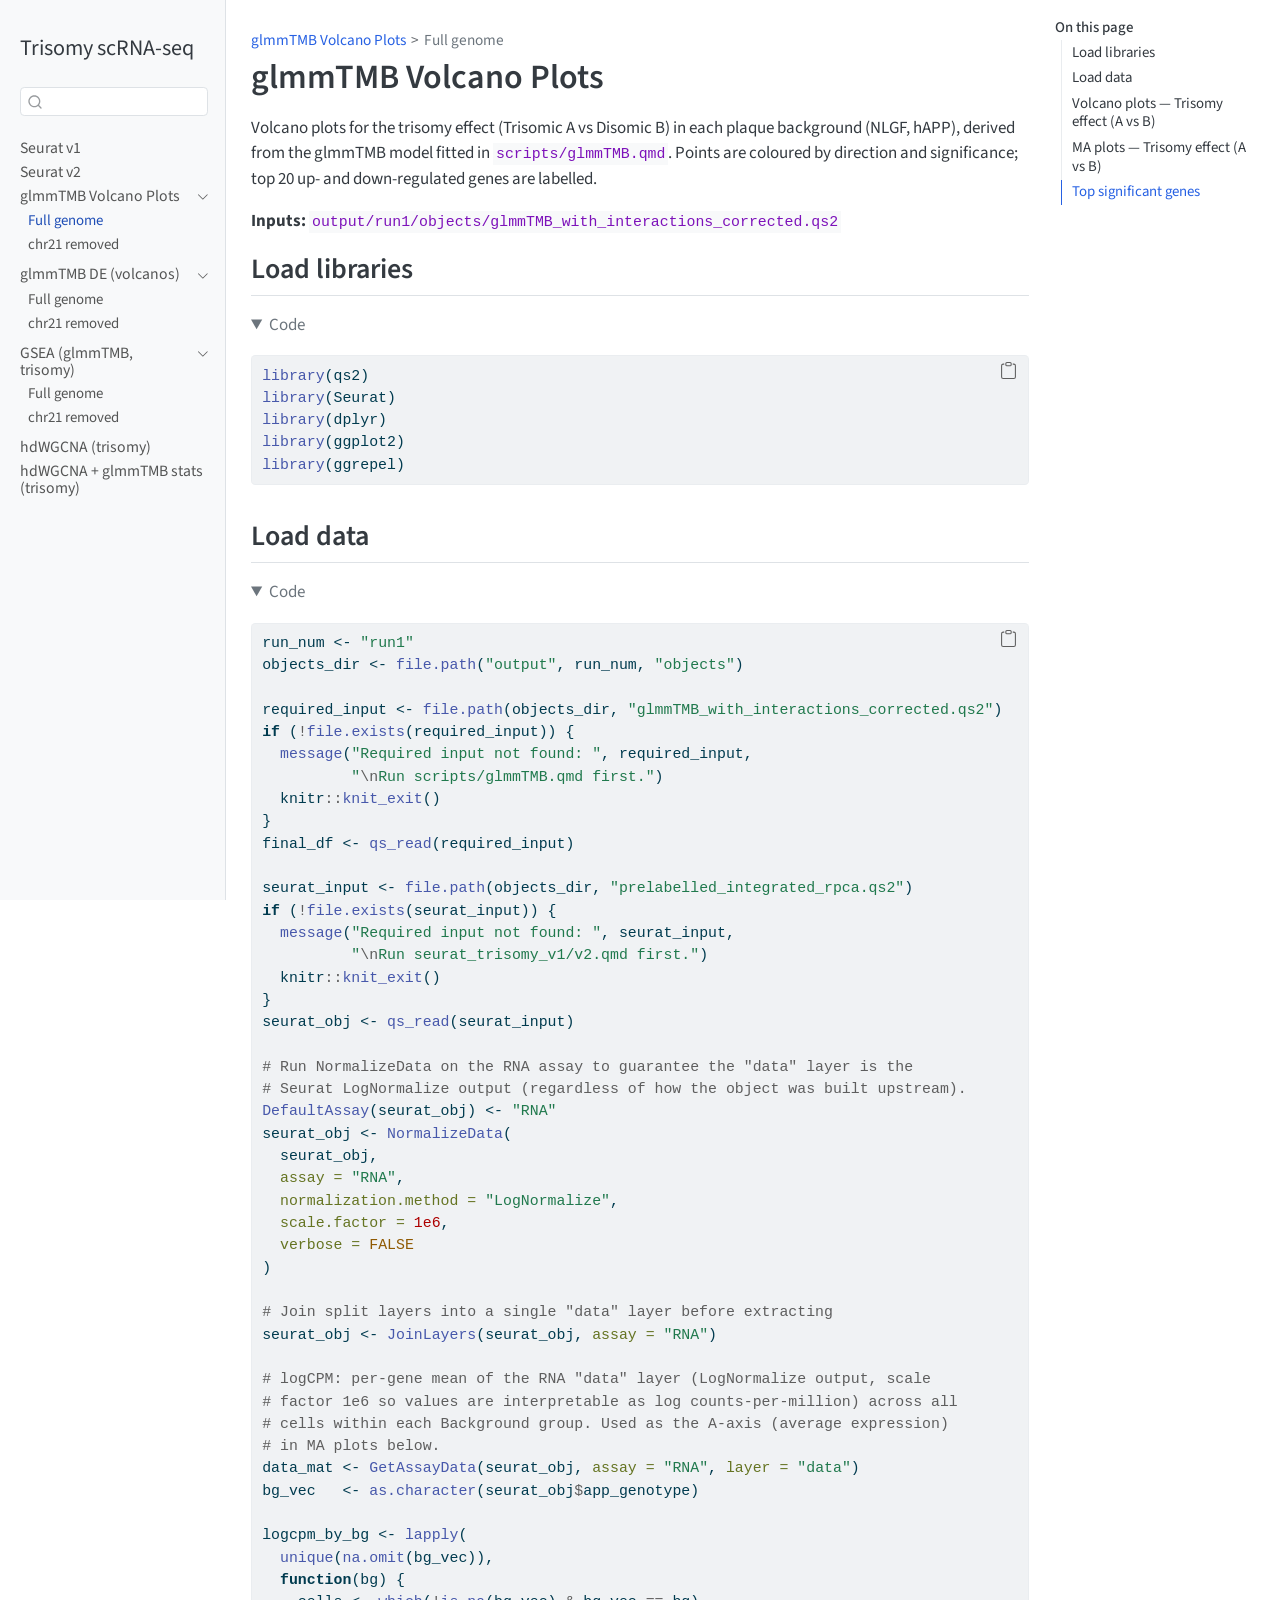
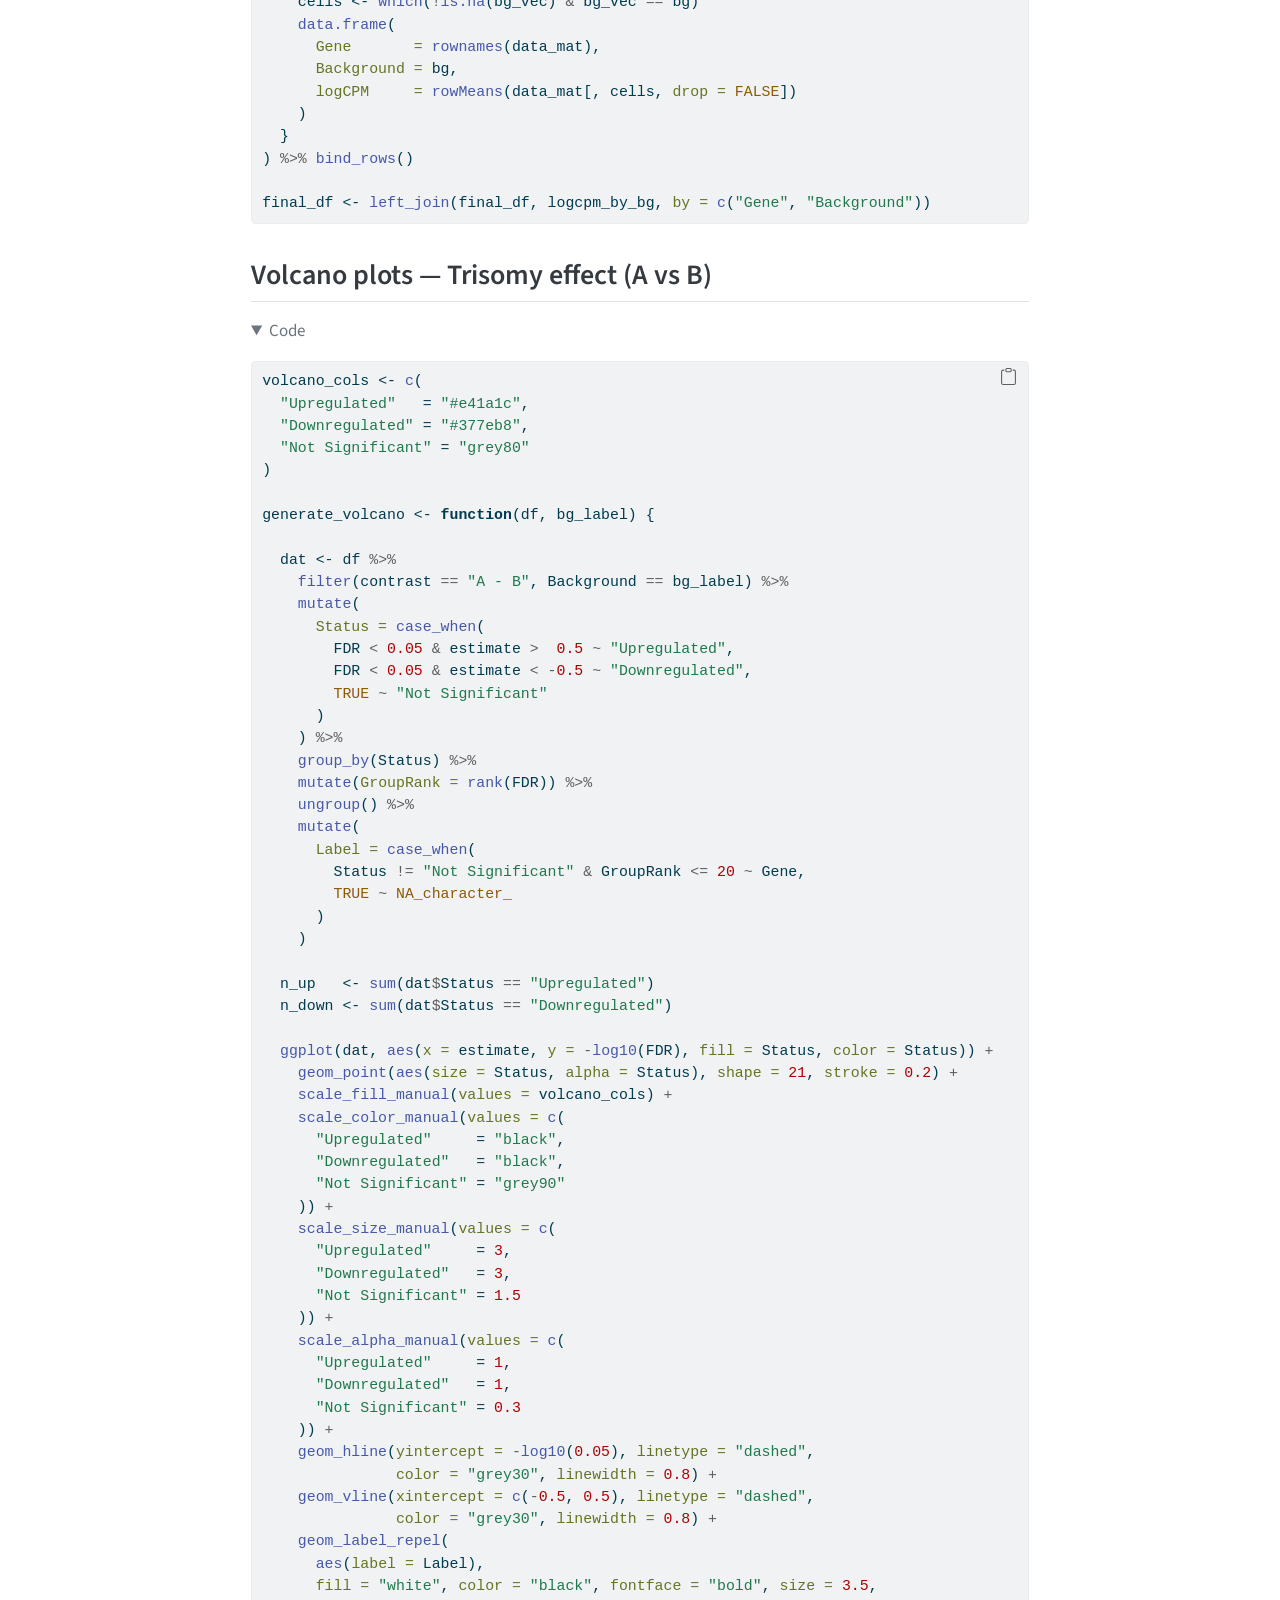
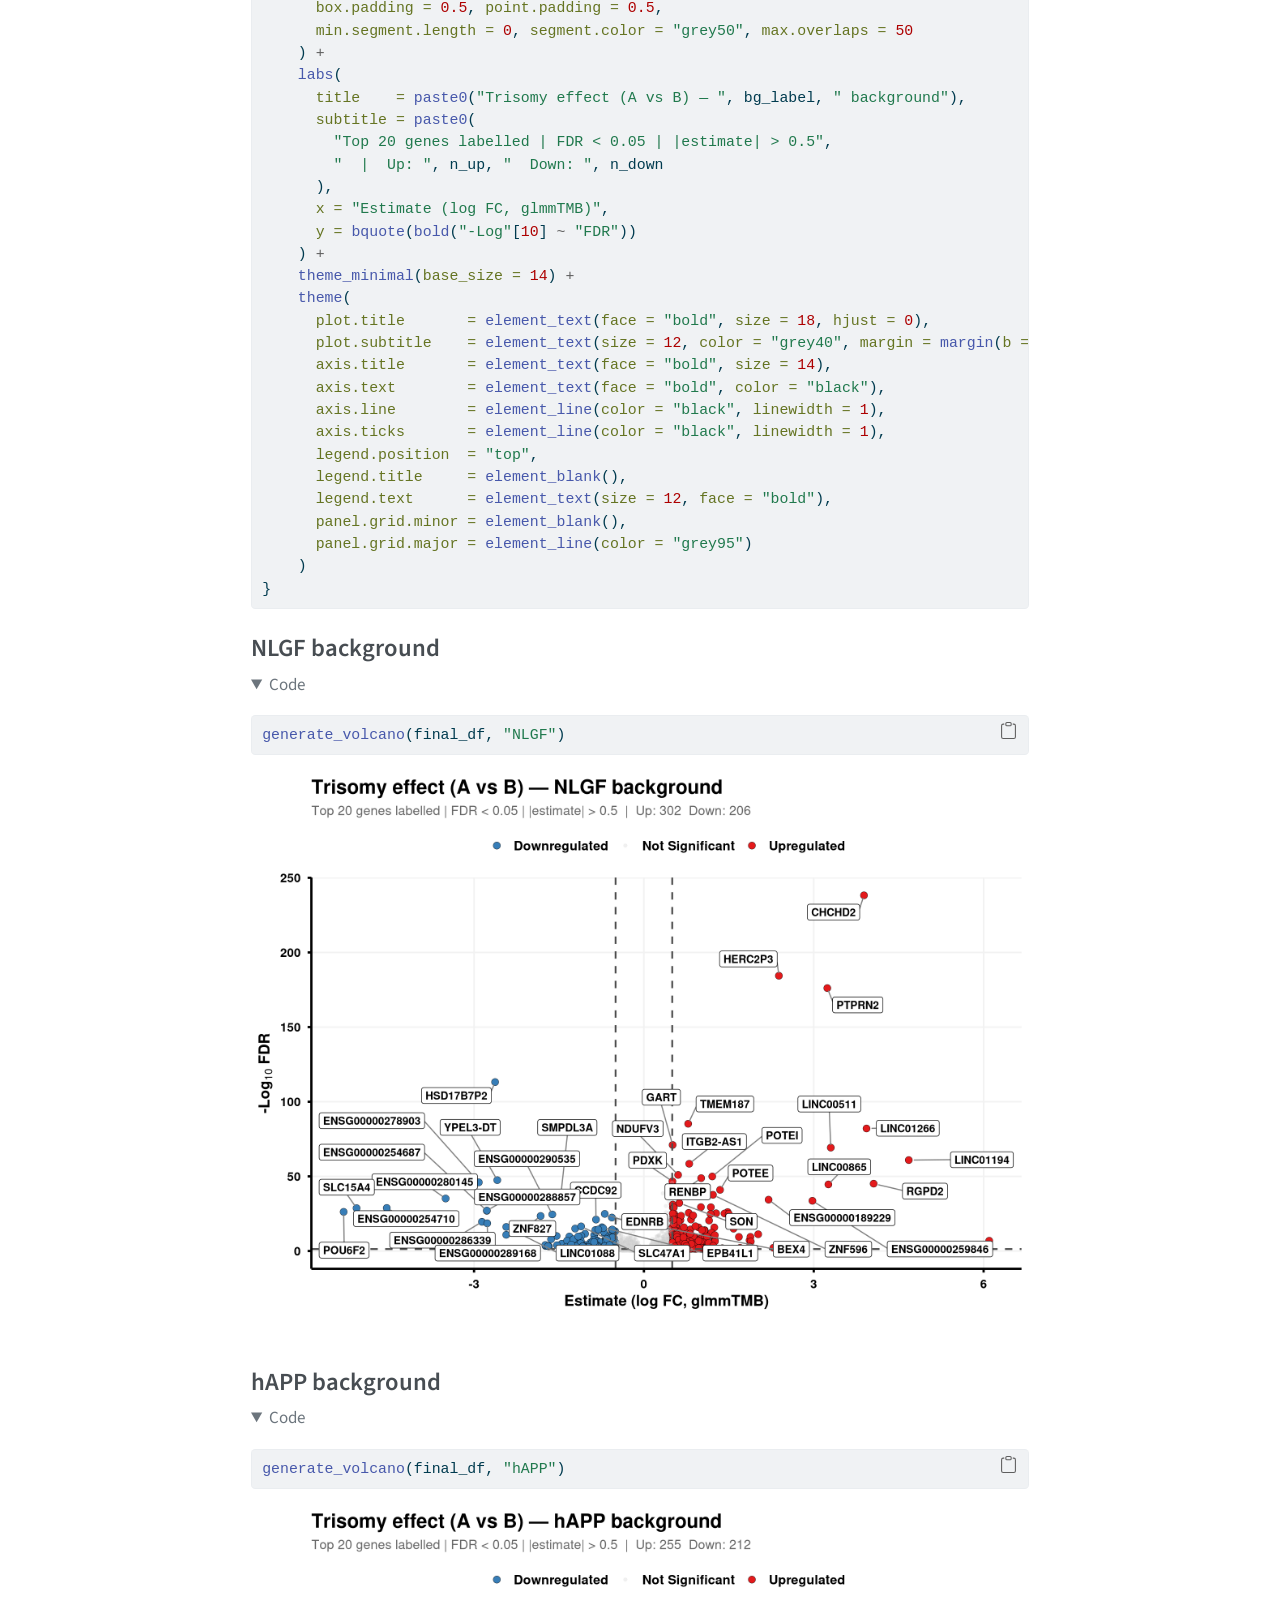
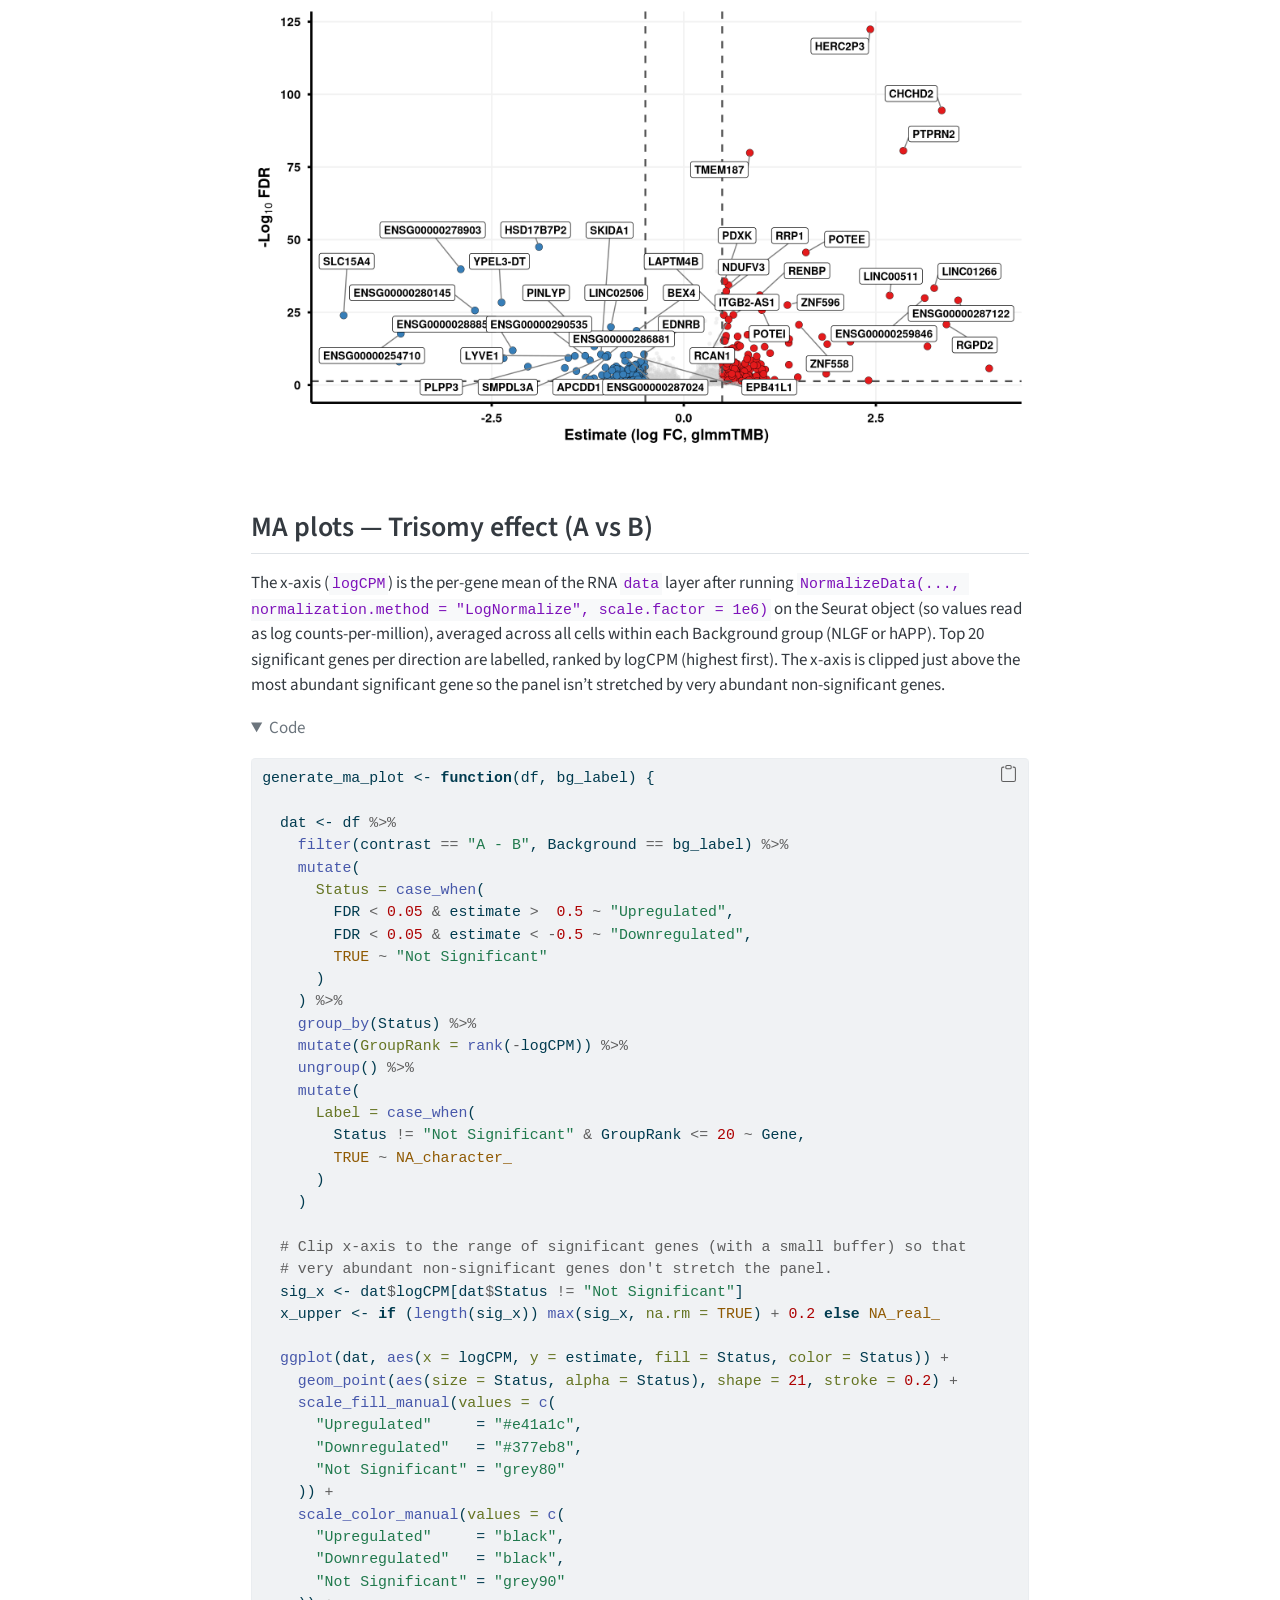
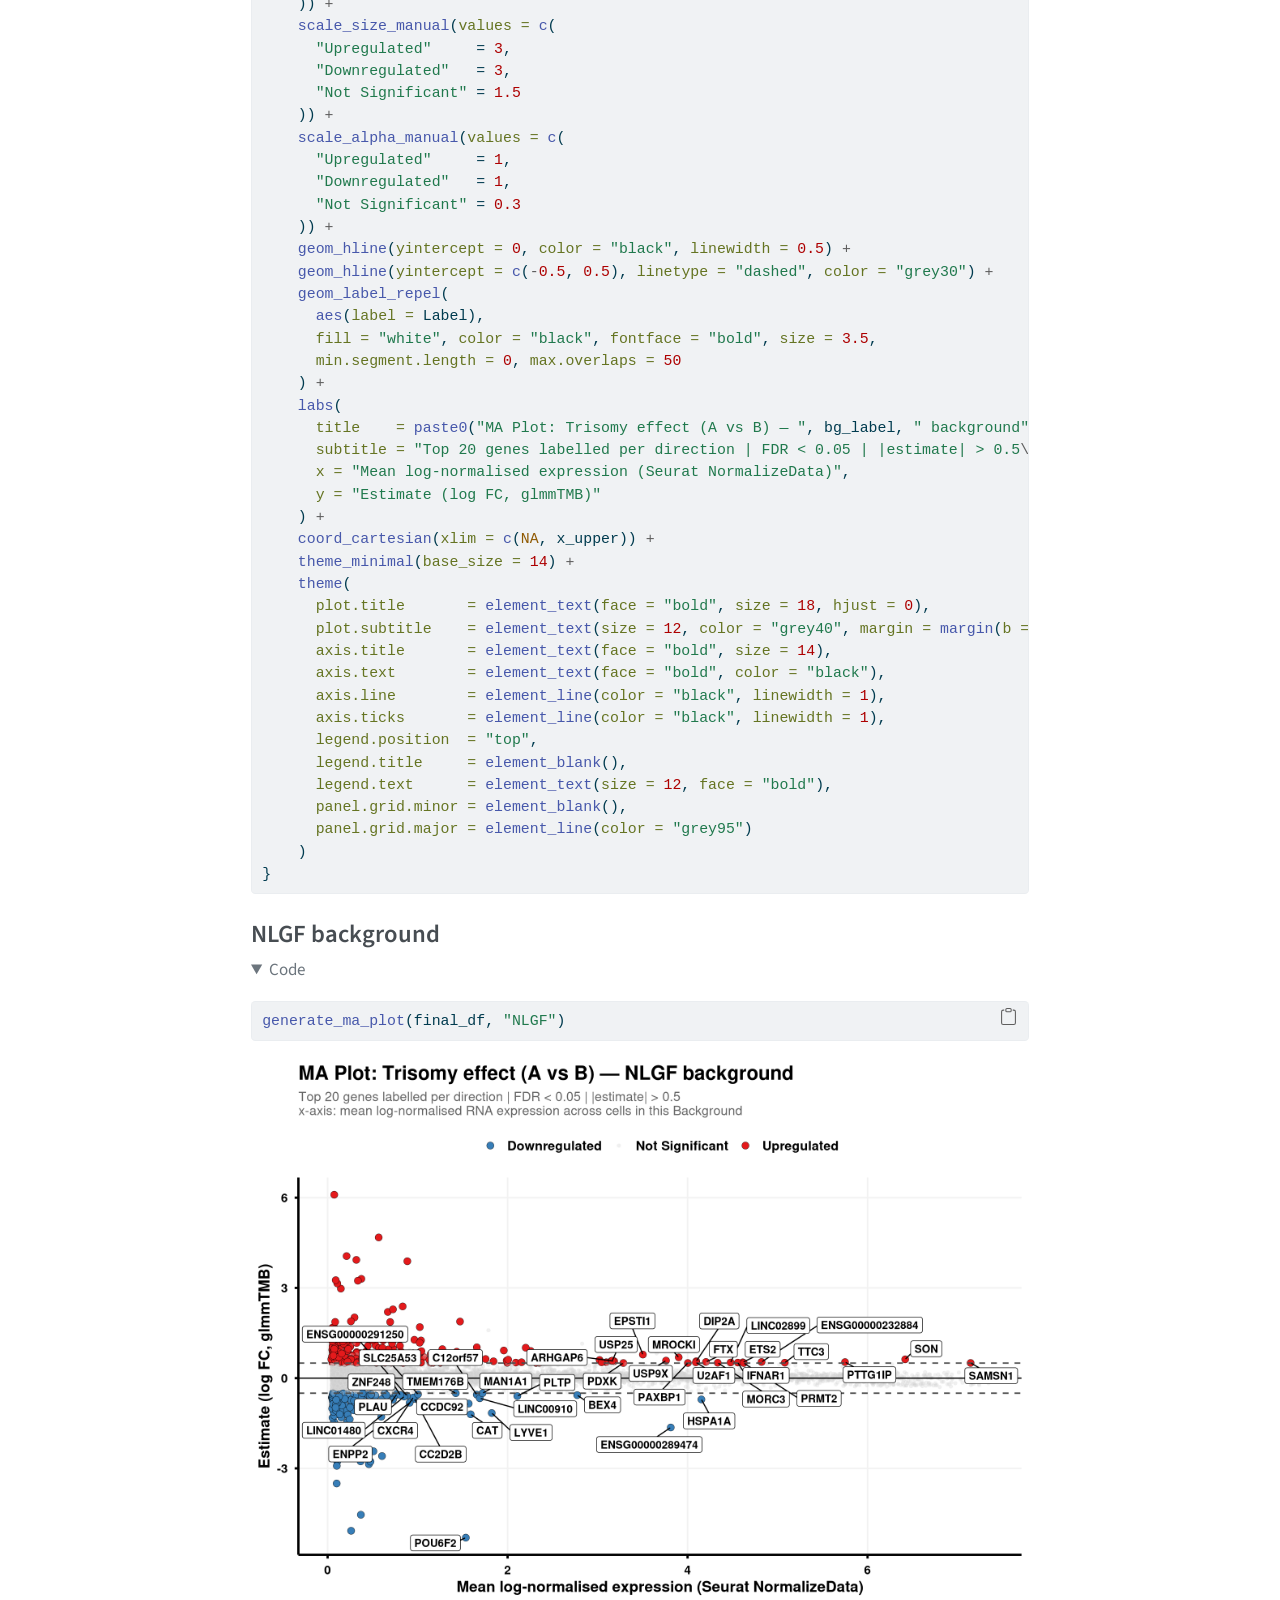
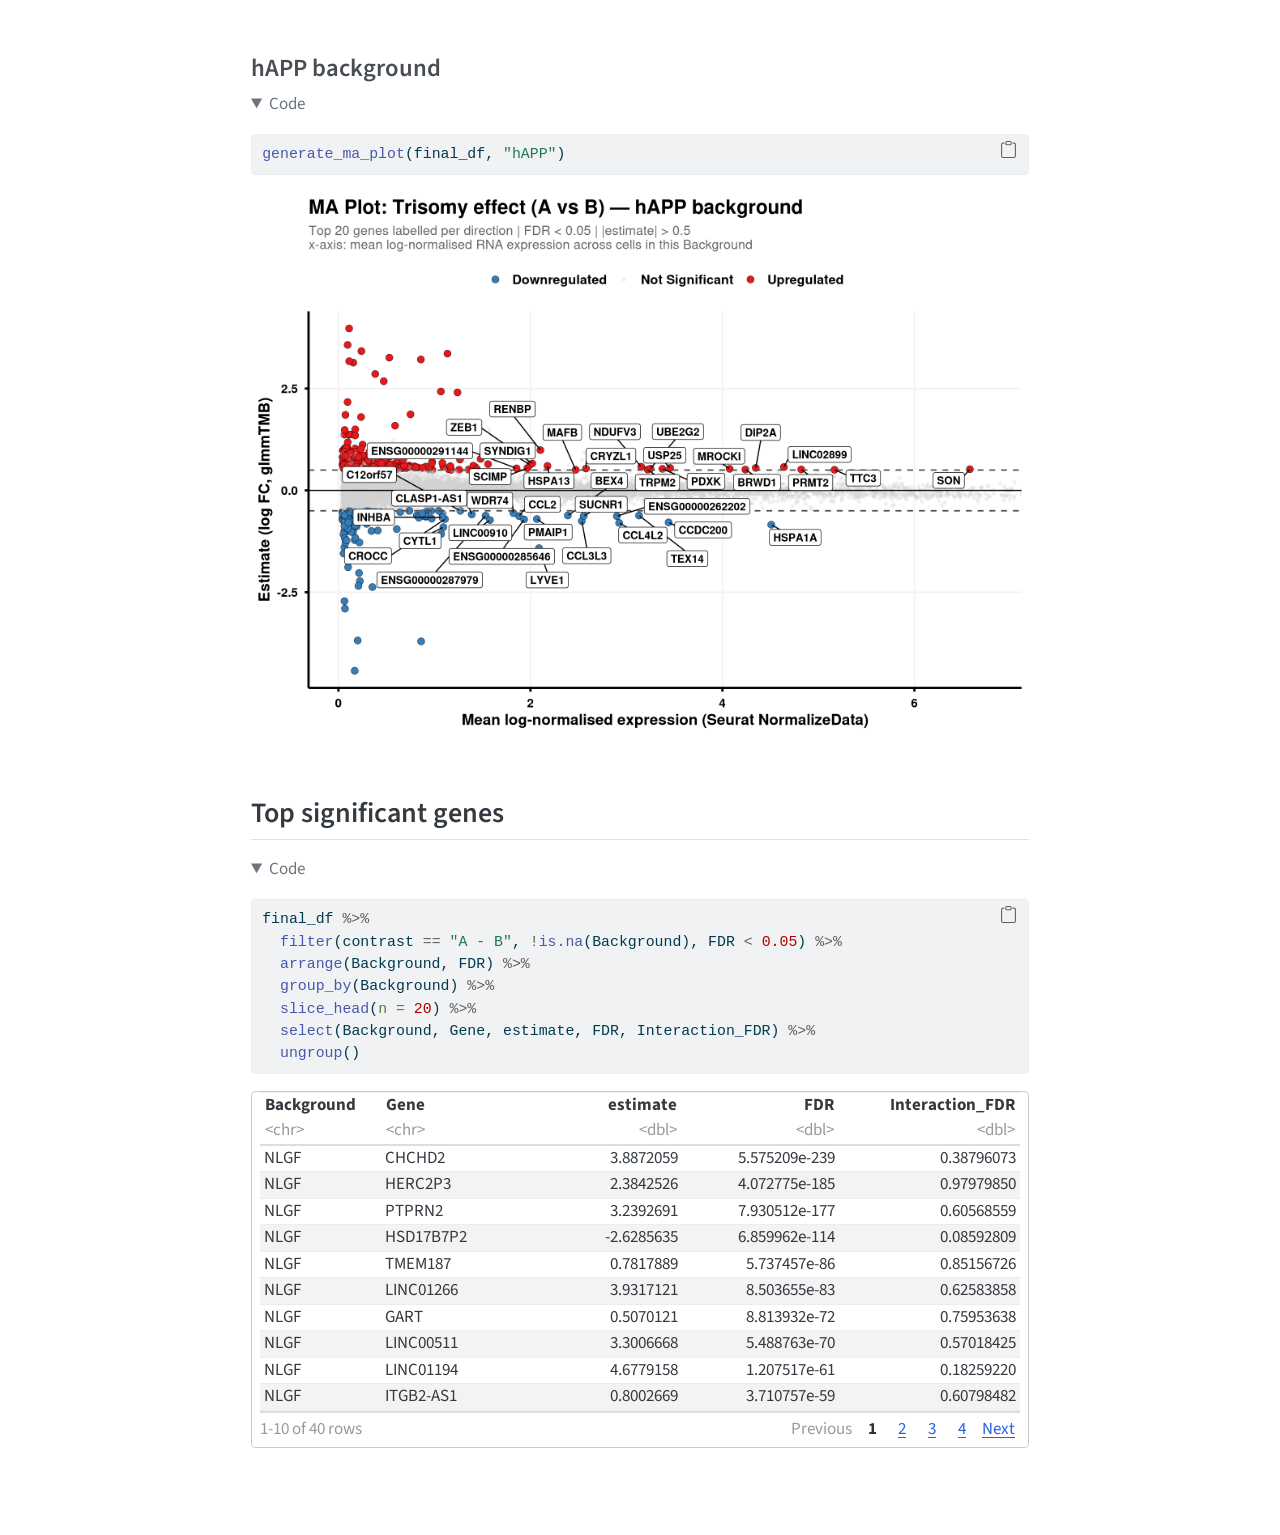
<file: docs/notebooks/glmmTMB_volcanos.html>
<!DOCTYPE html>
<html xmlns="http://www.w3.org/1999/xhtml" lang="en" xml:lang="en"><head>

<meta charset="utf-8">
<meta name="generator" content="quarto-1.5.57">

<meta name="viewport" content="width=device-width, initial-scale=1.0, user-scalable=yes">


<title>glmmTMB Volcano Plots – Trisomy scRNA-seq</title>
<style>
code{white-space: pre-wrap;}
span.smallcaps{font-variant: small-caps;}
div.columns{display: flex; gap: min(4vw, 1.5em);}
div.column{flex: auto; overflow-x: auto;}
div.hanging-indent{margin-left: 1.5em; text-indent: -1.5em;}
ul.task-list{list-style: none;}
ul.task-list li input[type="checkbox"] {
  width: 0.8em;
  margin: 0 0.8em 0.2em -1em; /* quarto-specific, see https://github.com/quarto-dev/quarto-cli/issues/4556 */ 
  vertical-align: middle;
}
/* CSS for syntax highlighting */
pre > code.sourceCode { white-space: pre; position: relative; }
pre > code.sourceCode > span { line-height: 1.25; }
pre > code.sourceCode > span:empty { height: 1.2em; }
.sourceCode { overflow: visible; }
code.sourceCode > span { color: inherit; text-decoration: inherit; }
div.sourceCode { margin: 1em 0; }
pre.sourceCode { margin: 0; }
@media screen {
div.sourceCode { overflow: auto; }
}
@media print {
pre > code.sourceCode { white-space: pre-wrap; }
pre > code.sourceCode > span { display: inline-block; text-indent: -5em; padding-left: 5em; }
}
pre.numberSource code
  { counter-reset: source-line 0; }
pre.numberSource code > span
  { position: relative; left: -4em; counter-increment: source-line; }
pre.numberSource code > span > a:first-child::before
  { content: counter(source-line);
    position: relative; left: -1em; text-align: right; vertical-align: baseline;
    border: none; display: inline-block;
    -webkit-touch-callout: none; -webkit-user-select: none;
    -khtml-user-select: none; -moz-user-select: none;
    -ms-user-select: none; user-select: none;
    padding: 0 4px; width: 4em;
  }
pre.numberSource { margin-left: 3em;  padding-left: 4px; }
div.sourceCode
  {   }
@media screen {
pre > code.sourceCode > span > a:first-child::before { text-decoration: underline; }
}
</style>


<script src="../site_libs/quarto-nav/quarto-nav.js"></script>
<script src="../site_libs/quarto-nav/headroom.min.js"></script>
<script src="../site_libs/clipboard/clipboard.min.js"></script>
<script src="../site_libs/quarto-search/autocomplete.umd.js"></script>
<script src="../site_libs/quarto-search/fuse.min.js"></script>
<script src="../site_libs/quarto-search/quarto-search.js"></script>
<meta name="quarto:offset" content="../">
<script src="../site_libs/quarto-html/quarto.js"></script>
<script src="../site_libs/quarto-html/popper.min.js"></script>
<script src="../site_libs/quarto-html/tippy.umd.min.js"></script>
<script src="../site_libs/quarto-html/anchor.min.js"></script>
<link href="../site_libs/quarto-html/tippy.css" rel="stylesheet">
<link href="../site_libs/quarto-html/quarto-syntax-highlighting.css" rel="stylesheet" id="quarto-text-highlighting-styles">
<script src="../site_libs/bootstrap/bootstrap.min.js"></script>
<link href="../site_libs/bootstrap/bootstrap-icons.css" rel="stylesheet">
<link href="../site_libs/bootstrap/bootstrap.min.css" rel="stylesheet" id="quarto-bootstrap" data-mode="light">
<script id="quarto-search-options" type="application/json">{
  "location": "sidebar",
  "copy-button": false,
  "collapse-after": 3,
  "panel-placement": "start",
  "type": "textbox",
  "limit": 50,
  "keyboard-shortcut": [
    "f",
    "/",
    "s"
  ],
  "show-item-context": false,
  "language": {
    "search-no-results-text": "No results",
    "search-matching-documents-text": "matching documents",
    "search-copy-link-title": "Copy link to search",
    "search-hide-matches-text": "Hide additional matches",
    "search-more-match-text": "more match in this document",
    "search-more-matches-text": "more matches in this document",
    "search-clear-button-title": "Clear",
    "search-text-placeholder": "",
    "search-detached-cancel-button-title": "Cancel",
    "search-submit-button-title": "Submit",
    "search-label": "Search"
  }
}</script>
<link href="../site_libs/pagedtable-1.1/css/pagedtable.css" rel="stylesheet">
<script src="../site_libs/pagedtable-1.1/js/pagedtable.js"></script>


</head>

<body class="nav-sidebar docked">

<div id="quarto-search-results"></div>
  <header id="quarto-header" class="headroom fixed-top">
  <nav class="quarto-secondary-nav">
    <div class="container-fluid d-flex">
      <button type="button" class="quarto-btn-toggle btn" data-bs-toggle="collapse" role="button" data-bs-target=".quarto-sidebar-collapse-item" aria-controls="quarto-sidebar" aria-expanded="false" aria-label="Toggle sidebar navigation" onclick="if (window.quartoToggleHeadroom) { window.quartoToggleHeadroom(); }">
        <i class="bi bi-layout-text-sidebar-reverse"></i>
      </button>
        <nav class="quarto-page-breadcrumbs" aria-label="breadcrumb"><ol class="breadcrumb"><li class="breadcrumb-item"><a href="../notebooks/glmmTMB_volcanos.html">glmmTMB Volcano Plots</a></li><li class="breadcrumb-item"><a href="../notebooks/glmmTMB_volcanos.html">Full genome</a></li></ol></nav>
        <a class="flex-grow-1" role="navigation" data-bs-toggle="collapse" data-bs-target=".quarto-sidebar-collapse-item" aria-controls="quarto-sidebar" aria-expanded="false" aria-label="Toggle sidebar navigation" onclick="if (window.quartoToggleHeadroom) { window.quartoToggleHeadroom(); }">      
        </a>
      <button type="button" class="btn quarto-search-button" aria-label="Search" onclick="window.quartoOpenSearch();">
        <i class="bi bi-search"></i>
      </button>
    </div>
  </nav>
</header>
<!-- content -->
<div id="quarto-content" class="quarto-container page-columns page-rows-contents page-layout-article">
<!-- sidebar -->
  <nav id="quarto-sidebar" class="sidebar collapse collapse-horizontal quarto-sidebar-collapse-item sidebar-navigation docked overflow-auto">
    <div class="pt-lg-2 mt-2 text-left sidebar-header">
    <div class="sidebar-title mb-0 py-0">
      <a href="../">Trisomy scRNA-seq</a> 
    </div>
      </div>
        <div class="mt-2 flex-shrink-0 align-items-center">
        <div class="sidebar-search">
        <div id="quarto-search" class="" title="Search"></div>
        </div>
        </div>
    <div class="sidebar-menu-container"> 
    <ul class="list-unstyled mt-1">
        <li class="sidebar-item">
  <div class="sidebar-item-container"> 
  <a href="../notebooks/seurat_trisomy_v1.html" class="sidebar-item-text sidebar-link">
 <span class="menu-text">Seurat v1</span></a>
  </div>
</li>
        <li class="sidebar-item">
  <div class="sidebar-item-container"> 
  <a href="../notebooks/seurat_trisomy_v2.html" class="sidebar-item-text sidebar-link">
 <span class="menu-text">Seurat v2</span></a>
  </div>
</li>
        <li class="sidebar-item sidebar-item-section">
      <div class="sidebar-item-container"> 
            <a class="sidebar-item-text sidebar-link text-start" data-bs-toggle="collapse" data-bs-target="#quarto-sidebar-section-1" role="navigation" aria-expanded="true">
 <span class="menu-text">glmmTMB Volcano Plots</span></a>
          <a class="sidebar-item-toggle text-start" data-bs-toggle="collapse" data-bs-target="#quarto-sidebar-section-1" role="navigation" aria-expanded="true" aria-label="Toggle section">
            <i class="bi bi-chevron-right ms-2"></i>
          </a> 
      </div>
      <ul id="quarto-sidebar-section-1" class="collapse list-unstyled sidebar-section depth1 show">  
          <li class="sidebar-item">
  <div class="sidebar-item-container"> 
  <a href="../notebooks/glmmTMB_volcanos.html" class="sidebar-item-text sidebar-link active">
 <span class="menu-text">Full genome</span></a>
  </div>
</li>
          <li class="sidebar-item">
  <div class="sidebar-item-container"> 
  <a href="../notebooks/glmmTMB_volcanos_chr21_removed.html" class="sidebar-item-text sidebar-link">
 <span class="menu-text">chr21 removed</span></a>
  </div>
</li>
      </ul>
  </li>
        <li class="sidebar-item sidebar-item-section">
      <div class="sidebar-item-container"> 
            <a class="sidebar-item-text sidebar-link text-start" data-bs-toggle="collapse" data-bs-target="#quarto-sidebar-section-2" role="navigation" aria-expanded="true">
 <span class="menu-text">glmmTMB DE (volcanos)</span></a>
          <a class="sidebar-item-toggle text-start" data-bs-toggle="collapse" data-bs-target="#quarto-sidebar-section-2" role="navigation" aria-expanded="true" aria-label="Toggle section">
            <i class="bi bi-chevron-right ms-2"></i>
          </a> 
      </div>
      <ul id="quarto-sidebar-section-2" class="collapse list-unstyled sidebar-section depth1 show">  
          <li class="sidebar-item">
  <div class="sidebar-item-container"> 
  <a href="../notebooks/glmmTMB_DE.html" class="sidebar-item-text sidebar-link">
 <span class="menu-text">Full genome</span></a>
  </div>
</li>
          <li class="sidebar-item">
  <div class="sidebar-item-container"> 
  <a href="../notebooks/glmmTMB_DE_chr21_removed.html" class="sidebar-item-text sidebar-link">
 <span class="menu-text">chr21 removed</span></a>
  </div>
</li>
      </ul>
  </li>
        <li class="sidebar-item sidebar-item-section">
      <div class="sidebar-item-container"> 
            <a class="sidebar-item-text sidebar-link text-start" data-bs-toggle="collapse" data-bs-target="#quarto-sidebar-section-3" role="navigation" aria-expanded="true">
 <span class="menu-text">GSEA (glmmTMB, trisomy)</span></a>
          <a class="sidebar-item-toggle text-start" data-bs-toggle="collapse" data-bs-target="#quarto-sidebar-section-3" role="navigation" aria-expanded="true" aria-label="Toggle section">
            <i class="bi bi-chevron-right ms-2"></i>
          </a> 
      </div>
      <ul id="quarto-sidebar-section-3" class="collapse list-unstyled sidebar-section depth1 show">  
          <li class="sidebar-item">
  <div class="sidebar-item-container"> 
  <a href="../notebooks/gsea_glmmTMB_trisomy.html" class="sidebar-item-text sidebar-link">
 <span class="menu-text">Full genome</span></a>
  </div>
</li>
          <li class="sidebar-item">
  <div class="sidebar-item-container"> 
  <a href="../notebooks/gsea_glmmTMB_trisomy_chr21_removed.html" class="sidebar-item-text sidebar-link">
 <span class="menu-text">chr21 removed</span></a>
  </div>
</li>
      </ul>
  </li>
        <li class="sidebar-item">
  <div class="sidebar-item-container"> 
  <a href="../notebooks/hdwgcna_trisomy.html" class="sidebar-item-text sidebar-link">
 <span class="menu-text">hdWGCNA (trisomy)</span></a>
  </div>
</li>
        <li class="sidebar-item">
  <div class="sidebar-item-container"> 
  <a href="../notebooks/hdwgcna_glmmTMB_stats_trisomy.html" class="sidebar-item-text sidebar-link">
 <span class="menu-text">hdWGCNA + glmmTMB stats (trisomy)</span></a>
  </div>
</li>
    </ul>
    </div>
</nav>
<div id="quarto-sidebar-glass" class="quarto-sidebar-collapse-item" data-bs-toggle="collapse" data-bs-target=".quarto-sidebar-collapse-item"></div>
<!-- margin-sidebar -->
    <div id="quarto-margin-sidebar" class="sidebar margin-sidebar">
        <nav id="TOC" role="doc-toc" class="toc-active">
    <h2 id="toc-title">On this page</h2>
   
  <ul>
  <li><a href="#load-libraries" id="toc-load-libraries" class="nav-link active" data-scroll-target="#load-libraries">Load libraries</a></li>
  <li><a href="#load-data" id="toc-load-data" class="nav-link" data-scroll-target="#load-data">Load data</a></li>
  <li><a href="#volcano-plots-trisomy-effect-a-vs-b" id="toc-volcano-plots-trisomy-effect-a-vs-b" class="nav-link" data-scroll-target="#volcano-plots-trisomy-effect-a-vs-b">Volcano plots — Trisomy effect (A vs B)</a>
  <ul class="collapse">
  <li><a href="#nlgf-background" id="toc-nlgf-background" class="nav-link" data-scroll-target="#nlgf-background">NLGF background</a></li>
  <li><a href="#happ-background" id="toc-happ-background" class="nav-link" data-scroll-target="#happ-background">hAPP background</a></li>
  </ul></li>
  <li><a href="#ma-plots-trisomy-effect-a-vs-b" id="toc-ma-plots-trisomy-effect-a-vs-b" class="nav-link" data-scroll-target="#ma-plots-trisomy-effect-a-vs-b">MA plots — Trisomy effect (A vs B)</a>
  <ul class="collapse">
  <li><a href="#nlgf-background-1" id="toc-nlgf-background-1" class="nav-link" data-scroll-target="#nlgf-background-1">NLGF background</a></li>
  <li><a href="#happ-background-1" id="toc-happ-background-1" class="nav-link" data-scroll-target="#happ-background-1">hAPP background</a></li>
  </ul></li>
  <li><a href="#top-significant-genes" id="toc-top-significant-genes" class="nav-link" data-scroll-target="#top-significant-genes">Top significant genes</a></li>
  </ul>
</nav>
    </div>
<!-- main -->
<main class="content" id="quarto-document-content">

<header id="title-block-header" class="quarto-title-block default"><nav class="quarto-page-breadcrumbs quarto-title-breadcrumbs d-none d-lg-block" aria-label="breadcrumb"><ol class="breadcrumb"><li class="breadcrumb-item"><a href="../notebooks/glmmTMB_volcanos.html">glmmTMB Volcano Plots</a></li><li class="breadcrumb-item"><a href="../notebooks/glmmTMB_volcanos.html">Full genome</a></li></ol></nav>
<div class="quarto-title">
<h1 class="title">glmmTMB Volcano Plots</h1>
</div>



<div class="quarto-title-meta">

    
  
    
  </div>
  


</header>


<p>Volcano plots for the trisomy effect (Trisomic A vs Disomic B) in each plaque background (NLGF, hAPP), derived from the glmmTMB model fitted in <code>scripts/glmmTMB.qmd</code>. Points are coloured by direction and significance; top 20 up- and down-regulated genes are labelled.</p>
<p><strong>Inputs:</strong> <code>output/run1/objects/glmmTMB_with_interactions_corrected.qs2</code></p>
<section id="load-libraries" class="level2">
<h2 class="anchored" data-anchor-id="load-libraries">Load libraries</h2>
<div class="cell">
<details open="" class="code-fold">
<summary>Code</summary>
<div class="sourceCode cell-code" id="cb1"><pre class="sourceCode r code-with-copy"><code class="sourceCode r"><span id="cb1-1"><a href="#cb1-1" aria-hidden="true" tabindex="-1"></a><span class="fu">library</span>(qs2)</span>
<span id="cb1-2"><a href="#cb1-2" aria-hidden="true" tabindex="-1"></a><span class="fu">library</span>(Seurat)</span>
<span id="cb1-3"><a href="#cb1-3" aria-hidden="true" tabindex="-1"></a><span class="fu">library</span>(dplyr)</span>
<span id="cb1-4"><a href="#cb1-4" aria-hidden="true" tabindex="-1"></a><span class="fu">library</span>(ggplot2)</span>
<span id="cb1-5"><a href="#cb1-5" aria-hidden="true" tabindex="-1"></a><span class="fu">library</span>(ggrepel)</span></code><button title="Copy to Clipboard" class="code-copy-button"><i class="bi"></i></button></pre></div>
</details>
</div>
</section>
<section id="load-data" class="level2">
<h2 class="anchored" data-anchor-id="load-data">Load data</h2>
<div class="cell">
<details open="" class="code-fold">
<summary>Code</summary>
<div class="sourceCode cell-code" id="cb2"><pre class="sourceCode r code-with-copy"><code class="sourceCode r"><span id="cb2-1"><a href="#cb2-1" aria-hidden="true" tabindex="-1"></a>run_num <span class="ot">&lt;-</span> <span class="st">"run1"</span></span>
<span id="cb2-2"><a href="#cb2-2" aria-hidden="true" tabindex="-1"></a>objects_dir <span class="ot">&lt;-</span> <span class="fu">file.path</span>(<span class="st">"output"</span>, run_num, <span class="st">"objects"</span>)</span>
<span id="cb2-3"><a href="#cb2-3" aria-hidden="true" tabindex="-1"></a></span>
<span id="cb2-4"><a href="#cb2-4" aria-hidden="true" tabindex="-1"></a>required_input <span class="ot">&lt;-</span> <span class="fu">file.path</span>(objects_dir, <span class="st">"glmmTMB_with_interactions_corrected.qs2"</span>)</span>
<span id="cb2-5"><a href="#cb2-5" aria-hidden="true" tabindex="-1"></a><span class="cf">if</span> (<span class="sc">!</span><span class="fu">file.exists</span>(required_input)) {</span>
<span id="cb2-6"><a href="#cb2-6" aria-hidden="true" tabindex="-1"></a>  <span class="fu">message</span>(<span class="st">"Required input not found: "</span>, required_input,</span>
<span id="cb2-7"><a href="#cb2-7" aria-hidden="true" tabindex="-1"></a>          <span class="st">"</span><span class="sc">\n</span><span class="st">Run scripts/glmmTMB.qmd first."</span>)</span>
<span id="cb2-8"><a href="#cb2-8" aria-hidden="true" tabindex="-1"></a>  knitr<span class="sc">::</span><span class="fu">knit_exit</span>()</span>
<span id="cb2-9"><a href="#cb2-9" aria-hidden="true" tabindex="-1"></a>}</span>
<span id="cb2-10"><a href="#cb2-10" aria-hidden="true" tabindex="-1"></a>final_df <span class="ot">&lt;-</span> <span class="fu">qs_read</span>(required_input)</span>
<span id="cb2-11"><a href="#cb2-11" aria-hidden="true" tabindex="-1"></a></span>
<span id="cb2-12"><a href="#cb2-12" aria-hidden="true" tabindex="-1"></a>seurat_input <span class="ot">&lt;-</span> <span class="fu">file.path</span>(objects_dir, <span class="st">"prelabelled_integrated_rpca.qs2"</span>)</span>
<span id="cb2-13"><a href="#cb2-13" aria-hidden="true" tabindex="-1"></a><span class="cf">if</span> (<span class="sc">!</span><span class="fu">file.exists</span>(seurat_input)) {</span>
<span id="cb2-14"><a href="#cb2-14" aria-hidden="true" tabindex="-1"></a>  <span class="fu">message</span>(<span class="st">"Required input not found: "</span>, seurat_input,</span>
<span id="cb2-15"><a href="#cb2-15" aria-hidden="true" tabindex="-1"></a>          <span class="st">"</span><span class="sc">\n</span><span class="st">Run seurat_trisomy_v1/v2.qmd first."</span>)</span>
<span id="cb2-16"><a href="#cb2-16" aria-hidden="true" tabindex="-1"></a>  knitr<span class="sc">::</span><span class="fu">knit_exit</span>()</span>
<span id="cb2-17"><a href="#cb2-17" aria-hidden="true" tabindex="-1"></a>}</span>
<span id="cb2-18"><a href="#cb2-18" aria-hidden="true" tabindex="-1"></a>seurat_obj <span class="ot">&lt;-</span> <span class="fu">qs_read</span>(seurat_input)</span>
<span id="cb2-19"><a href="#cb2-19" aria-hidden="true" tabindex="-1"></a></span>
<span id="cb2-20"><a href="#cb2-20" aria-hidden="true" tabindex="-1"></a><span class="co"># Run NormalizeData on the RNA assay to guarantee the "data" layer is the</span></span>
<span id="cb2-21"><a href="#cb2-21" aria-hidden="true" tabindex="-1"></a><span class="co"># Seurat LogNormalize output (regardless of how the object was built upstream).</span></span>
<span id="cb2-22"><a href="#cb2-22" aria-hidden="true" tabindex="-1"></a><span class="fu">DefaultAssay</span>(seurat_obj) <span class="ot">&lt;-</span> <span class="st">"RNA"</span></span>
<span id="cb2-23"><a href="#cb2-23" aria-hidden="true" tabindex="-1"></a>seurat_obj <span class="ot">&lt;-</span> <span class="fu">NormalizeData</span>(</span>
<span id="cb2-24"><a href="#cb2-24" aria-hidden="true" tabindex="-1"></a>  seurat_obj,</span>
<span id="cb2-25"><a href="#cb2-25" aria-hidden="true" tabindex="-1"></a>  <span class="at">assay =</span> <span class="st">"RNA"</span>,</span>
<span id="cb2-26"><a href="#cb2-26" aria-hidden="true" tabindex="-1"></a>  <span class="at">normalization.method =</span> <span class="st">"LogNormalize"</span>,</span>
<span id="cb2-27"><a href="#cb2-27" aria-hidden="true" tabindex="-1"></a>  <span class="at">scale.factor =</span> <span class="fl">1e6</span>,</span>
<span id="cb2-28"><a href="#cb2-28" aria-hidden="true" tabindex="-1"></a>  <span class="at">verbose =</span> <span class="cn">FALSE</span></span>
<span id="cb2-29"><a href="#cb2-29" aria-hidden="true" tabindex="-1"></a>)</span>
<span id="cb2-30"><a href="#cb2-30" aria-hidden="true" tabindex="-1"></a></span>
<span id="cb2-31"><a href="#cb2-31" aria-hidden="true" tabindex="-1"></a><span class="co"># Join split layers into a single "data" layer before extracting</span></span>
<span id="cb2-32"><a href="#cb2-32" aria-hidden="true" tabindex="-1"></a>seurat_obj <span class="ot">&lt;-</span> <span class="fu">JoinLayers</span>(seurat_obj, <span class="at">assay =</span> <span class="st">"RNA"</span>)</span>
<span id="cb2-33"><a href="#cb2-33" aria-hidden="true" tabindex="-1"></a></span>
<span id="cb2-34"><a href="#cb2-34" aria-hidden="true" tabindex="-1"></a><span class="co"># logCPM: per-gene mean of the RNA "data" layer (LogNormalize output, scale</span></span>
<span id="cb2-35"><a href="#cb2-35" aria-hidden="true" tabindex="-1"></a><span class="co"># factor 1e6 so values are interpretable as log counts-per-million) across all</span></span>
<span id="cb2-36"><a href="#cb2-36" aria-hidden="true" tabindex="-1"></a><span class="co"># cells within each Background group. Used as the A-axis (average expression)</span></span>
<span id="cb2-37"><a href="#cb2-37" aria-hidden="true" tabindex="-1"></a><span class="co"># in MA plots below.</span></span>
<span id="cb2-38"><a href="#cb2-38" aria-hidden="true" tabindex="-1"></a>data_mat <span class="ot">&lt;-</span> <span class="fu">GetAssayData</span>(seurat_obj, <span class="at">assay =</span> <span class="st">"RNA"</span>, <span class="at">layer =</span> <span class="st">"data"</span>)</span>
<span id="cb2-39"><a href="#cb2-39" aria-hidden="true" tabindex="-1"></a>bg_vec   <span class="ot">&lt;-</span> <span class="fu">as.character</span>(seurat_obj<span class="sc">$</span>app_genotype)</span>
<span id="cb2-40"><a href="#cb2-40" aria-hidden="true" tabindex="-1"></a></span>
<span id="cb2-41"><a href="#cb2-41" aria-hidden="true" tabindex="-1"></a>logcpm_by_bg <span class="ot">&lt;-</span> <span class="fu">lapply</span>(</span>
<span id="cb2-42"><a href="#cb2-42" aria-hidden="true" tabindex="-1"></a>  <span class="fu">unique</span>(<span class="fu">na.omit</span>(bg_vec)),</span>
<span id="cb2-43"><a href="#cb2-43" aria-hidden="true" tabindex="-1"></a>  <span class="cf">function</span>(bg) {</span>
<span id="cb2-44"><a href="#cb2-44" aria-hidden="true" tabindex="-1"></a>    cells <span class="ot">&lt;-</span> <span class="fu">which</span>(<span class="sc">!</span><span class="fu">is.na</span>(bg_vec) <span class="sc">&amp;</span> bg_vec <span class="sc">==</span> bg)</span>
<span id="cb2-45"><a href="#cb2-45" aria-hidden="true" tabindex="-1"></a>    <span class="fu">data.frame</span>(</span>
<span id="cb2-46"><a href="#cb2-46" aria-hidden="true" tabindex="-1"></a>      <span class="at">Gene       =</span> <span class="fu">rownames</span>(data_mat),</span>
<span id="cb2-47"><a href="#cb2-47" aria-hidden="true" tabindex="-1"></a>      <span class="at">Background =</span> bg,</span>
<span id="cb2-48"><a href="#cb2-48" aria-hidden="true" tabindex="-1"></a>      <span class="at">logCPM     =</span> <span class="fu">rowMeans</span>(data_mat[, cells, <span class="at">drop =</span> <span class="cn">FALSE</span>])</span>
<span id="cb2-49"><a href="#cb2-49" aria-hidden="true" tabindex="-1"></a>    )</span>
<span id="cb2-50"><a href="#cb2-50" aria-hidden="true" tabindex="-1"></a>  }</span>
<span id="cb2-51"><a href="#cb2-51" aria-hidden="true" tabindex="-1"></a>) <span class="sc">%&gt;%</span> <span class="fu">bind_rows</span>()</span>
<span id="cb2-52"><a href="#cb2-52" aria-hidden="true" tabindex="-1"></a></span>
<span id="cb2-53"><a href="#cb2-53" aria-hidden="true" tabindex="-1"></a>final_df <span class="ot">&lt;-</span> <span class="fu">left_join</span>(final_df, logcpm_by_bg, <span class="at">by =</span> <span class="fu">c</span>(<span class="st">"Gene"</span>, <span class="st">"Background"</span>))</span></code><button title="Copy to Clipboard" class="code-copy-button"><i class="bi"></i></button></pre></div>
</details>
</div>
</section>
<section id="volcano-plots-trisomy-effect-a-vs-b" class="level2">
<h2 class="anchored" data-anchor-id="volcano-plots-trisomy-effect-a-vs-b">Volcano plots — Trisomy effect (A vs B)</h2>
<div class="cell">
<details open="" class="code-fold">
<summary>Code</summary>
<div class="sourceCode cell-code" id="cb3"><pre class="sourceCode r code-with-copy"><code class="sourceCode r"><span id="cb3-1"><a href="#cb3-1" aria-hidden="true" tabindex="-1"></a>volcano_cols <span class="ot">&lt;-</span> <span class="fu">c</span>(</span>
<span id="cb3-2"><a href="#cb3-2" aria-hidden="true" tabindex="-1"></a>  <span class="st">"Upregulated"</span>   <span class="ot">=</span> <span class="st">"#e41a1c"</span>,</span>
<span id="cb3-3"><a href="#cb3-3" aria-hidden="true" tabindex="-1"></a>  <span class="st">"Downregulated"</span> <span class="ot">=</span> <span class="st">"#377eb8"</span>,</span>
<span id="cb3-4"><a href="#cb3-4" aria-hidden="true" tabindex="-1"></a>  <span class="st">"Not Significant"</span> <span class="ot">=</span> <span class="st">"grey80"</span></span>
<span id="cb3-5"><a href="#cb3-5" aria-hidden="true" tabindex="-1"></a>)</span>
<span id="cb3-6"><a href="#cb3-6" aria-hidden="true" tabindex="-1"></a></span>
<span id="cb3-7"><a href="#cb3-7" aria-hidden="true" tabindex="-1"></a>generate_volcano <span class="ot">&lt;-</span> <span class="cf">function</span>(df, bg_label) {</span>
<span id="cb3-8"><a href="#cb3-8" aria-hidden="true" tabindex="-1"></a></span>
<span id="cb3-9"><a href="#cb3-9" aria-hidden="true" tabindex="-1"></a>  dat <span class="ot">&lt;-</span> df <span class="sc">%&gt;%</span></span>
<span id="cb3-10"><a href="#cb3-10" aria-hidden="true" tabindex="-1"></a>    <span class="fu">filter</span>(contrast <span class="sc">==</span> <span class="st">"A - B"</span>, Background <span class="sc">==</span> bg_label) <span class="sc">%&gt;%</span></span>
<span id="cb3-11"><a href="#cb3-11" aria-hidden="true" tabindex="-1"></a>    <span class="fu">mutate</span>(</span>
<span id="cb3-12"><a href="#cb3-12" aria-hidden="true" tabindex="-1"></a>      <span class="at">Status =</span> <span class="fu">case_when</span>(</span>
<span id="cb3-13"><a href="#cb3-13" aria-hidden="true" tabindex="-1"></a>        FDR <span class="sc">&lt;</span> <span class="fl">0.05</span> <span class="sc">&amp;</span> estimate <span class="sc">&gt;</span>  <span class="fl">0.5</span> <span class="sc">~</span> <span class="st">"Upregulated"</span>,</span>
<span id="cb3-14"><a href="#cb3-14" aria-hidden="true" tabindex="-1"></a>        FDR <span class="sc">&lt;</span> <span class="fl">0.05</span> <span class="sc">&amp;</span> estimate <span class="sc">&lt;</span> <span class="sc">-</span><span class="fl">0.5</span> <span class="sc">~</span> <span class="st">"Downregulated"</span>,</span>
<span id="cb3-15"><a href="#cb3-15" aria-hidden="true" tabindex="-1"></a>        <span class="cn">TRUE</span> <span class="sc">~</span> <span class="st">"Not Significant"</span></span>
<span id="cb3-16"><a href="#cb3-16" aria-hidden="true" tabindex="-1"></a>      )</span>
<span id="cb3-17"><a href="#cb3-17" aria-hidden="true" tabindex="-1"></a>    ) <span class="sc">%&gt;%</span></span>
<span id="cb3-18"><a href="#cb3-18" aria-hidden="true" tabindex="-1"></a>    <span class="fu">group_by</span>(Status) <span class="sc">%&gt;%</span></span>
<span id="cb3-19"><a href="#cb3-19" aria-hidden="true" tabindex="-1"></a>    <span class="fu">mutate</span>(<span class="at">GroupRank =</span> <span class="fu">rank</span>(FDR)) <span class="sc">%&gt;%</span></span>
<span id="cb3-20"><a href="#cb3-20" aria-hidden="true" tabindex="-1"></a>    <span class="fu">ungroup</span>() <span class="sc">%&gt;%</span></span>
<span id="cb3-21"><a href="#cb3-21" aria-hidden="true" tabindex="-1"></a>    <span class="fu">mutate</span>(</span>
<span id="cb3-22"><a href="#cb3-22" aria-hidden="true" tabindex="-1"></a>      <span class="at">Label =</span> <span class="fu">case_when</span>(</span>
<span id="cb3-23"><a href="#cb3-23" aria-hidden="true" tabindex="-1"></a>        Status <span class="sc">!=</span> <span class="st">"Not Significant"</span> <span class="sc">&amp;</span> GroupRank <span class="sc">&lt;=</span> <span class="dv">20</span> <span class="sc">~</span> Gene,</span>
<span id="cb3-24"><a href="#cb3-24" aria-hidden="true" tabindex="-1"></a>        <span class="cn">TRUE</span> <span class="sc">~</span> <span class="cn">NA_character_</span></span>
<span id="cb3-25"><a href="#cb3-25" aria-hidden="true" tabindex="-1"></a>      )</span>
<span id="cb3-26"><a href="#cb3-26" aria-hidden="true" tabindex="-1"></a>    )</span>
<span id="cb3-27"><a href="#cb3-27" aria-hidden="true" tabindex="-1"></a></span>
<span id="cb3-28"><a href="#cb3-28" aria-hidden="true" tabindex="-1"></a>  n_up   <span class="ot">&lt;-</span> <span class="fu">sum</span>(dat<span class="sc">$</span>Status <span class="sc">==</span> <span class="st">"Upregulated"</span>)</span>
<span id="cb3-29"><a href="#cb3-29" aria-hidden="true" tabindex="-1"></a>  n_down <span class="ot">&lt;-</span> <span class="fu">sum</span>(dat<span class="sc">$</span>Status <span class="sc">==</span> <span class="st">"Downregulated"</span>)</span>
<span id="cb3-30"><a href="#cb3-30" aria-hidden="true" tabindex="-1"></a></span>
<span id="cb3-31"><a href="#cb3-31" aria-hidden="true" tabindex="-1"></a>  <span class="fu">ggplot</span>(dat, <span class="fu">aes</span>(<span class="at">x =</span> estimate, <span class="at">y =</span> <span class="sc">-</span><span class="fu">log10</span>(FDR), <span class="at">fill =</span> Status, <span class="at">color =</span> Status)) <span class="sc">+</span></span>
<span id="cb3-32"><a href="#cb3-32" aria-hidden="true" tabindex="-1"></a>    <span class="fu">geom_point</span>(<span class="fu">aes</span>(<span class="at">size =</span> Status, <span class="at">alpha =</span> Status), <span class="at">shape =</span> <span class="dv">21</span>, <span class="at">stroke =</span> <span class="fl">0.2</span>) <span class="sc">+</span></span>
<span id="cb3-33"><a href="#cb3-33" aria-hidden="true" tabindex="-1"></a>    <span class="fu">scale_fill_manual</span>(<span class="at">values =</span> volcano_cols) <span class="sc">+</span></span>
<span id="cb3-34"><a href="#cb3-34" aria-hidden="true" tabindex="-1"></a>    <span class="fu">scale_color_manual</span>(<span class="at">values =</span> <span class="fu">c</span>(</span>
<span id="cb3-35"><a href="#cb3-35" aria-hidden="true" tabindex="-1"></a>      <span class="st">"Upregulated"</span>     <span class="ot">=</span> <span class="st">"black"</span>,</span>
<span id="cb3-36"><a href="#cb3-36" aria-hidden="true" tabindex="-1"></a>      <span class="st">"Downregulated"</span>   <span class="ot">=</span> <span class="st">"black"</span>,</span>
<span id="cb3-37"><a href="#cb3-37" aria-hidden="true" tabindex="-1"></a>      <span class="st">"Not Significant"</span> <span class="ot">=</span> <span class="st">"grey90"</span></span>
<span id="cb3-38"><a href="#cb3-38" aria-hidden="true" tabindex="-1"></a>    )) <span class="sc">+</span></span>
<span id="cb3-39"><a href="#cb3-39" aria-hidden="true" tabindex="-1"></a>    <span class="fu">scale_size_manual</span>(<span class="at">values =</span> <span class="fu">c</span>(</span>
<span id="cb3-40"><a href="#cb3-40" aria-hidden="true" tabindex="-1"></a>      <span class="st">"Upregulated"</span>     <span class="ot">=</span> <span class="dv">3</span>,</span>
<span id="cb3-41"><a href="#cb3-41" aria-hidden="true" tabindex="-1"></a>      <span class="st">"Downregulated"</span>   <span class="ot">=</span> <span class="dv">3</span>,</span>
<span id="cb3-42"><a href="#cb3-42" aria-hidden="true" tabindex="-1"></a>      <span class="st">"Not Significant"</span> <span class="ot">=</span> <span class="fl">1.5</span></span>
<span id="cb3-43"><a href="#cb3-43" aria-hidden="true" tabindex="-1"></a>    )) <span class="sc">+</span></span>
<span id="cb3-44"><a href="#cb3-44" aria-hidden="true" tabindex="-1"></a>    <span class="fu">scale_alpha_manual</span>(<span class="at">values =</span> <span class="fu">c</span>(</span>
<span id="cb3-45"><a href="#cb3-45" aria-hidden="true" tabindex="-1"></a>      <span class="st">"Upregulated"</span>     <span class="ot">=</span> <span class="dv">1</span>,</span>
<span id="cb3-46"><a href="#cb3-46" aria-hidden="true" tabindex="-1"></a>      <span class="st">"Downregulated"</span>   <span class="ot">=</span> <span class="dv">1</span>,</span>
<span id="cb3-47"><a href="#cb3-47" aria-hidden="true" tabindex="-1"></a>      <span class="st">"Not Significant"</span> <span class="ot">=</span> <span class="fl">0.3</span></span>
<span id="cb3-48"><a href="#cb3-48" aria-hidden="true" tabindex="-1"></a>    )) <span class="sc">+</span></span>
<span id="cb3-49"><a href="#cb3-49" aria-hidden="true" tabindex="-1"></a>    <span class="fu">geom_hline</span>(<span class="at">yintercept =</span> <span class="sc">-</span><span class="fu">log10</span>(<span class="fl">0.05</span>), <span class="at">linetype =</span> <span class="st">"dashed"</span>,</span>
<span id="cb3-50"><a href="#cb3-50" aria-hidden="true" tabindex="-1"></a>               <span class="at">color =</span> <span class="st">"grey30"</span>, <span class="at">linewidth =</span> <span class="fl">0.8</span>) <span class="sc">+</span></span>
<span id="cb3-51"><a href="#cb3-51" aria-hidden="true" tabindex="-1"></a>    <span class="fu">geom_vline</span>(<span class="at">xintercept =</span> <span class="fu">c</span>(<span class="sc">-</span><span class="fl">0.5</span>, <span class="fl">0.5</span>), <span class="at">linetype =</span> <span class="st">"dashed"</span>,</span>
<span id="cb3-52"><a href="#cb3-52" aria-hidden="true" tabindex="-1"></a>               <span class="at">color =</span> <span class="st">"grey30"</span>, <span class="at">linewidth =</span> <span class="fl">0.8</span>) <span class="sc">+</span></span>
<span id="cb3-53"><a href="#cb3-53" aria-hidden="true" tabindex="-1"></a>    <span class="fu">geom_label_repel</span>(</span>
<span id="cb3-54"><a href="#cb3-54" aria-hidden="true" tabindex="-1"></a>      <span class="fu">aes</span>(<span class="at">label =</span> Label),</span>
<span id="cb3-55"><a href="#cb3-55" aria-hidden="true" tabindex="-1"></a>      <span class="at">fill =</span> <span class="st">"white"</span>, <span class="at">color =</span> <span class="st">"black"</span>, <span class="at">fontface =</span> <span class="st">"bold"</span>, <span class="at">size =</span> <span class="fl">3.5</span>,</span>
<span id="cb3-56"><a href="#cb3-56" aria-hidden="true" tabindex="-1"></a>      <span class="at">box.padding =</span> <span class="fl">0.5</span>, <span class="at">point.padding =</span> <span class="fl">0.5</span>,</span>
<span id="cb3-57"><a href="#cb3-57" aria-hidden="true" tabindex="-1"></a>      <span class="at">min.segment.length =</span> <span class="dv">0</span>, <span class="at">segment.color =</span> <span class="st">"grey50"</span>, <span class="at">max.overlaps =</span> <span class="dv">50</span></span>
<span id="cb3-58"><a href="#cb3-58" aria-hidden="true" tabindex="-1"></a>    ) <span class="sc">+</span></span>
<span id="cb3-59"><a href="#cb3-59" aria-hidden="true" tabindex="-1"></a>    <span class="fu">labs</span>(</span>
<span id="cb3-60"><a href="#cb3-60" aria-hidden="true" tabindex="-1"></a>      <span class="at">title    =</span> <span class="fu">paste0</span>(<span class="st">"Trisomy effect (A vs B) — "</span>, bg_label, <span class="st">" background"</span>),</span>
<span id="cb3-61"><a href="#cb3-61" aria-hidden="true" tabindex="-1"></a>      <span class="at">subtitle =</span> <span class="fu">paste0</span>(</span>
<span id="cb3-62"><a href="#cb3-62" aria-hidden="true" tabindex="-1"></a>        <span class="st">"Top 20 genes labelled | FDR &lt; 0.05 | |estimate| &gt; 0.5"</span>,</span>
<span id="cb3-63"><a href="#cb3-63" aria-hidden="true" tabindex="-1"></a>        <span class="st">"  |  Up: "</span>, n_up, <span class="st">"  Down: "</span>, n_down</span>
<span id="cb3-64"><a href="#cb3-64" aria-hidden="true" tabindex="-1"></a>      ),</span>
<span id="cb3-65"><a href="#cb3-65" aria-hidden="true" tabindex="-1"></a>      <span class="at">x =</span> <span class="st">"Estimate (log FC, glmmTMB)"</span>,</span>
<span id="cb3-66"><a href="#cb3-66" aria-hidden="true" tabindex="-1"></a>      <span class="at">y =</span> <span class="fu">bquote</span>(<span class="fu">bold</span>(<span class="st">"-Log"</span>[<span class="dv">10</span>] <span class="sc">~</span> <span class="st">"FDR"</span>))</span>
<span id="cb3-67"><a href="#cb3-67" aria-hidden="true" tabindex="-1"></a>    ) <span class="sc">+</span></span>
<span id="cb3-68"><a href="#cb3-68" aria-hidden="true" tabindex="-1"></a>    <span class="fu">theme_minimal</span>(<span class="at">base_size =</span> <span class="dv">14</span>) <span class="sc">+</span></span>
<span id="cb3-69"><a href="#cb3-69" aria-hidden="true" tabindex="-1"></a>    <span class="fu">theme</span>(</span>
<span id="cb3-70"><a href="#cb3-70" aria-hidden="true" tabindex="-1"></a>      <span class="at">plot.title       =</span> <span class="fu">element_text</span>(<span class="at">face =</span> <span class="st">"bold"</span>, <span class="at">size =</span> <span class="dv">18</span>, <span class="at">hjust =</span> <span class="dv">0</span>),</span>
<span id="cb3-71"><a href="#cb3-71" aria-hidden="true" tabindex="-1"></a>      <span class="at">plot.subtitle    =</span> <span class="fu">element_text</span>(<span class="at">size =</span> <span class="dv">12</span>, <span class="at">color =</span> <span class="st">"grey40"</span>, <span class="at">margin =</span> <span class="fu">margin</span>(<span class="at">b =</span> <span class="dv">10</span>)),</span>
<span id="cb3-72"><a href="#cb3-72" aria-hidden="true" tabindex="-1"></a>      <span class="at">axis.title       =</span> <span class="fu">element_text</span>(<span class="at">face =</span> <span class="st">"bold"</span>, <span class="at">size =</span> <span class="dv">14</span>),</span>
<span id="cb3-73"><a href="#cb3-73" aria-hidden="true" tabindex="-1"></a>      <span class="at">axis.text        =</span> <span class="fu">element_text</span>(<span class="at">face =</span> <span class="st">"bold"</span>, <span class="at">color =</span> <span class="st">"black"</span>),</span>
<span id="cb3-74"><a href="#cb3-74" aria-hidden="true" tabindex="-1"></a>      <span class="at">axis.line        =</span> <span class="fu">element_line</span>(<span class="at">color =</span> <span class="st">"black"</span>, <span class="at">linewidth =</span> <span class="dv">1</span>),</span>
<span id="cb3-75"><a href="#cb3-75" aria-hidden="true" tabindex="-1"></a>      <span class="at">axis.ticks       =</span> <span class="fu">element_line</span>(<span class="at">color =</span> <span class="st">"black"</span>, <span class="at">linewidth =</span> <span class="dv">1</span>),</span>
<span id="cb3-76"><a href="#cb3-76" aria-hidden="true" tabindex="-1"></a>      <span class="at">legend.position  =</span> <span class="st">"top"</span>,</span>
<span id="cb3-77"><a href="#cb3-77" aria-hidden="true" tabindex="-1"></a>      <span class="at">legend.title     =</span> <span class="fu">element_blank</span>(),</span>
<span id="cb3-78"><a href="#cb3-78" aria-hidden="true" tabindex="-1"></a>      <span class="at">legend.text      =</span> <span class="fu">element_text</span>(<span class="at">size =</span> <span class="dv">12</span>, <span class="at">face =</span> <span class="st">"bold"</span>),</span>
<span id="cb3-79"><a href="#cb3-79" aria-hidden="true" tabindex="-1"></a>      <span class="at">panel.grid.minor =</span> <span class="fu">element_blank</span>(),</span>
<span id="cb3-80"><a href="#cb3-80" aria-hidden="true" tabindex="-1"></a>      <span class="at">panel.grid.major =</span> <span class="fu">element_line</span>(<span class="at">color =</span> <span class="st">"grey95"</span>)</span>
<span id="cb3-81"><a href="#cb3-81" aria-hidden="true" tabindex="-1"></a>    )</span>
<span id="cb3-82"><a href="#cb3-82" aria-hidden="true" tabindex="-1"></a>}</span></code><button title="Copy to Clipboard" class="code-copy-button"><i class="bi"></i></button></pre></div>
</details>
</div>
<section id="nlgf-background" class="level3">
<h3 class="anchored" data-anchor-id="nlgf-background">NLGF background</h3>
<div class="cell">
<details open="" class="code-fold">
<summary>Code</summary>
<div class="sourceCode cell-code" id="cb4"><pre class="sourceCode r code-with-copy"><code class="sourceCode r"><span id="cb4-1"><a href="#cb4-1" aria-hidden="true" tabindex="-1"></a><span class="fu">generate_volcano</span>(final_df, <span class="st">"NLGF"</span>)</span></code><button title="Copy to Clipboard" class="code-copy-button"><i class="bi"></i></button></pre></div>
</details>
<div class="cell-output-display">
<div>
<figure class="figure">
<p><img src="glmmTMB_volcanos_files/figure-html/unnamed-chunk-4-1.png" class="img-fluid figure-img" width="960"></p>
</figure>
</div>
</div>
</div>
</section>
<section id="happ-background" class="level3">
<h3 class="anchored" data-anchor-id="happ-background">hAPP background</h3>
<div class="cell">
<details open="" class="code-fold">
<summary>Code</summary>
<div class="sourceCode cell-code" id="cb5"><pre class="sourceCode r code-with-copy"><code class="sourceCode r"><span id="cb5-1"><a href="#cb5-1" aria-hidden="true" tabindex="-1"></a><span class="fu">generate_volcano</span>(final_df, <span class="st">"hAPP"</span>)</span></code><button title="Copy to Clipboard" class="code-copy-button"><i class="bi"></i></button></pre></div>
</details>
<div class="cell-output-display">
<div>
<figure class="figure">
<p><img src="glmmTMB_volcanos_files/figure-html/unnamed-chunk-5-1.png" class="img-fluid figure-img" width="960"></p>
</figure>
</div>
</div>
</div>
</section>
</section>
<section id="ma-plots-trisomy-effect-a-vs-b" class="level2">
<h2 class="anchored" data-anchor-id="ma-plots-trisomy-effect-a-vs-b">MA plots — Trisomy effect (A vs B)</h2>
<p>The x-axis (<code>logCPM</code>) is the per-gene mean of the RNA <code>data</code> layer after running <code>NormalizeData(..., normalization.method = "LogNormalize", scale.factor = 1e6)</code> on the Seurat object (so values read as log counts-per-million), averaged across all cells within each Background group (NLGF or hAPP). Top 20 significant genes per direction are labelled, ranked by logCPM (highest first). The x-axis is clipped just above the most abundant significant gene so the panel isn’t stretched by very abundant non-significant genes.</p>
<div class="cell">
<details open="" class="code-fold">
<summary>Code</summary>
<div class="sourceCode cell-code" id="cb6"><pre class="sourceCode r code-with-copy"><code class="sourceCode r"><span id="cb6-1"><a href="#cb6-1" aria-hidden="true" tabindex="-1"></a>generate_ma_plot <span class="ot">&lt;-</span> <span class="cf">function</span>(df, bg_label) {</span>
<span id="cb6-2"><a href="#cb6-2" aria-hidden="true" tabindex="-1"></a></span>
<span id="cb6-3"><a href="#cb6-3" aria-hidden="true" tabindex="-1"></a>  dat <span class="ot">&lt;-</span> df <span class="sc">%&gt;%</span></span>
<span id="cb6-4"><a href="#cb6-4" aria-hidden="true" tabindex="-1"></a>    <span class="fu">filter</span>(contrast <span class="sc">==</span> <span class="st">"A - B"</span>, Background <span class="sc">==</span> bg_label) <span class="sc">%&gt;%</span></span>
<span id="cb6-5"><a href="#cb6-5" aria-hidden="true" tabindex="-1"></a>    <span class="fu">mutate</span>(</span>
<span id="cb6-6"><a href="#cb6-6" aria-hidden="true" tabindex="-1"></a>      <span class="at">Status =</span> <span class="fu">case_when</span>(</span>
<span id="cb6-7"><a href="#cb6-7" aria-hidden="true" tabindex="-1"></a>        FDR <span class="sc">&lt;</span> <span class="fl">0.05</span> <span class="sc">&amp;</span> estimate <span class="sc">&gt;</span>  <span class="fl">0.5</span> <span class="sc">~</span> <span class="st">"Upregulated"</span>,</span>
<span id="cb6-8"><a href="#cb6-8" aria-hidden="true" tabindex="-1"></a>        FDR <span class="sc">&lt;</span> <span class="fl">0.05</span> <span class="sc">&amp;</span> estimate <span class="sc">&lt;</span> <span class="sc">-</span><span class="fl">0.5</span> <span class="sc">~</span> <span class="st">"Downregulated"</span>,</span>
<span id="cb6-9"><a href="#cb6-9" aria-hidden="true" tabindex="-1"></a>        <span class="cn">TRUE</span> <span class="sc">~</span> <span class="st">"Not Significant"</span></span>
<span id="cb6-10"><a href="#cb6-10" aria-hidden="true" tabindex="-1"></a>      )</span>
<span id="cb6-11"><a href="#cb6-11" aria-hidden="true" tabindex="-1"></a>    ) <span class="sc">%&gt;%</span></span>
<span id="cb6-12"><a href="#cb6-12" aria-hidden="true" tabindex="-1"></a>    <span class="fu">group_by</span>(Status) <span class="sc">%&gt;%</span></span>
<span id="cb6-13"><a href="#cb6-13" aria-hidden="true" tabindex="-1"></a>    <span class="fu">mutate</span>(<span class="at">GroupRank =</span> <span class="fu">rank</span>(<span class="sc">-</span>logCPM)) <span class="sc">%&gt;%</span></span>
<span id="cb6-14"><a href="#cb6-14" aria-hidden="true" tabindex="-1"></a>    <span class="fu">ungroup</span>() <span class="sc">%&gt;%</span></span>
<span id="cb6-15"><a href="#cb6-15" aria-hidden="true" tabindex="-1"></a>    <span class="fu">mutate</span>(</span>
<span id="cb6-16"><a href="#cb6-16" aria-hidden="true" tabindex="-1"></a>      <span class="at">Label =</span> <span class="fu">case_when</span>(</span>
<span id="cb6-17"><a href="#cb6-17" aria-hidden="true" tabindex="-1"></a>        Status <span class="sc">!=</span> <span class="st">"Not Significant"</span> <span class="sc">&amp;</span> GroupRank <span class="sc">&lt;=</span> <span class="dv">20</span> <span class="sc">~</span> Gene,</span>
<span id="cb6-18"><a href="#cb6-18" aria-hidden="true" tabindex="-1"></a>        <span class="cn">TRUE</span> <span class="sc">~</span> <span class="cn">NA_character_</span></span>
<span id="cb6-19"><a href="#cb6-19" aria-hidden="true" tabindex="-1"></a>      )</span>
<span id="cb6-20"><a href="#cb6-20" aria-hidden="true" tabindex="-1"></a>    )</span>
<span id="cb6-21"><a href="#cb6-21" aria-hidden="true" tabindex="-1"></a></span>
<span id="cb6-22"><a href="#cb6-22" aria-hidden="true" tabindex="-1"></a>  <span class="co"># Clip x-axis to the range of significant genes (with a small buffer) so that</span></span>
<span id="cb6-23"><a href="#cb6-23" aria-hidden="true" tabindex="-1"></a>  <span class="co"># very abundant non-significant genes don't stretch the panel.</span></span>
<span id="cb6-24"><a href="#cb6-24" aria-hidden="true" tabindex="-1"></a>  sig_x <span class="ot">&lt;-</span> dat<span class="sc">$</span>logCPM[dat<span class="sc">$</span>Status <span class="sc">!=</span> <span class="st">"Not Significant"</span>]</span>
<span id="cb6-25"><a href="#cb6-25" aria-hidden="true" tabindex="-1"></a>  x_upper <span class="ot">&lt;-</span> <span class="cf">if</span> (<span class="fu">length</span>(sig_x)) <span class="fu">max</span>(sig_x, <span class="at">na.rm =</span> <span class="cn">TRUE</span>) <span class="sc">+</span> <span class="fl">0.2</span> <span class="cf">else</span> <span class="cn">NA_real_</span></span>
<span id="cb6-26"><a href="#cb6-26" aria-hidden="true" tabindex="-1"></a></span>
<span id="cb6-27"><a href="#cb6-27" aria-hidden="true" tabindex="-1"></a>  <span class="fu">ggplot</span>(dat, <span class="fu">aes</span>(<span class="at">x =</span> logCPM, <span class="at">y =</span> estimate, <span class="at">fill =</span> Status, <span class="at">color =</span> Status)) <span class="sc">+</span></span>
<span id="cb6-28"><a href="#cb6-28" aria-hidden="true" tabindex="-1"></a>    <span class="fu">geom_point</span>(<span class="fu">aes</span>(<span class="at">size =</span> Status, <span class="at">alpha =</span> Status), <span class="at">shape =</span> <span class="dv">21</span>, <span class="at">stroke =</span> <span class="fl">0.2</span>) <span class="sc">+</span></span>
<span id="cb6-29"><a href="#cb6-29" aria-hidden="true" tabindex="-1"></a>    <span class="fu">scale_fill_manual</span>(<span class="at">values =</span> <span class="fu">c</span>(</span>
<span id="cb6-30"><a href="#cb6-30" aria-hidden="true" tabindex="-1"></a>      <span class="st">"Upregulated"</span>     <span class="ot">=</span> <span class="st">"#e41a1c"</span>,</span>
<span id="cb6-31"><a href="#cb6-31" aria-hidden="true" tabindex="-1"></a>      <span class="st">"Downregulated"</span>   <span class="ot">=</span> <span class="st">"#377eb8"</span>,</span>
<span id="cb6-32"><a href="#cb6-32" aria-hidden="true" tabindex="-1"></a>      <span class="st">"Not Significant"</span> <span class="ot">=</span> <span class="st">"grey80"</span></span>
<span id="cb6-33"><a href="#cb6-33" aria-hidden="true" tabindex="-1"></a>    )) <span class="sc">+</span></span>
<span id="cb6-34"><a href="#cb6-34" aria-hidden="true" tabindex="-1"></a>    <span class="fu">scale_color_manual</span>(<span class="at">values =</span> <span class="fu">c</span>(</span>
<span id="cb6-35"><a href="#cb6-35" aria-hidden="true" tabindex="-1"></a>      <span class="st">"Upregulated"</span>     <span class="ot">=</span> <span class="st">"black"</span>,</span>
<span id="cb6-36"><a href="#cb6-36" aria-hidden="true" tabindex="-1"></a>      <span class="st">"Downregulated"</span>   <span class="ot">=</span> <span class="st">"black"</span>,</span>
<span id="cb6-37"><a href="#cb6-37" aria-hidden="true" tabindex="-1"></a>      <span class="st">"Not Significant"</span> <span class="ot">=</span> <span class="st">"grey90"</span></span>
<span id="cb6-38"><a href="#cb6-38" aria-hidden="true" tabindex="-1"></a>    )) <span class="sc">+</span></span>
<span id="cb6-39"><a href="#cb6-39" aria-hidden="true" tabindex="-1"></a>    <span class="fu">scale_size_manual</span>(<span class="at">values =</span> <span class="fu">c</span>(</span>
<span id="cb6-40"><a href="#cb6-40" aria-hidden="true" tabindex="-1"></a>      <span class="st">"Upregulated"</span>     <span class="ot">=</span> <span class="dv">3</span>,</span>
<span id="cb6-41"><a href="#cb6-41" aria-hidden="true" tabindex="-1"></a>      <span class="st">"Downregulated"</span>   <span class="ot">=</span> <span class="dv">3</span>,</span>
<span id="cb6-42"><a href="#cb6-42" aria-hidden="true" tabindex="-1"></a>      <span class="st">"Not Significant"</span> <span class="ot">=</span> <span class="fl">1.5</span></span>
<span id="cb6-43"><a href="#cb6-43" aria-hidden="true" tabindex="-1"></a>    )) <span class="sc">+</span></span>
<span id="cb6-44"><a href="#cb6-44" aria-hidden="true" tabindex="-1"></a>    <span class="fu">scale_alpha_manual</span>(<span class="at">values =</span> <span class="fu">c</span>(</span>
<span id="cb6-45"><a href="#cb6-45" aria-hidden="true" tabindex="-1"></a>      <span class="st">"Upregulated"</span>     <span class="ot">=</span> <span class="dv">1</span>,</span>
<span id="cb6-46"><a href="#cb6-46" aria-hidden="true" tabindex="-1"></a>      <span class="st">"Downregulated"</span>   <span class="ot">=</span> <span class="dv">1</span>,</span>
<span id="cb6-47"><a href="#cb6-47" aria-hidden="true" tabindex="-1"></a>      <span class="st">"Not Significant"</span> <span class="ot">=</span> <span class="fl">0.3</span></span>
<span id="cb6-48"><a href="#cb6-48" aria-hidden="true" tabindex="-1"></a>    )) <span class="sc">+</span></span>
<span id="cb6-49"><a href="#cb6-49" aria-hidden="true" tabindex="-1"></a>    <span class="fu">geom_hline</span>(<span class="at">yintercept =</span> <span class="dv">0</span>, <span class="at">color =</span> <span class="st">"black"</span>, <span class="at">linewidth =</span> <span class="fl">0.5</span>) <span class="sc">+</span></span>
<span id="cb6-50"><a href="#cb6-50" aria-hidden="true" tabindex="-1"></a>    <span class="fu">geom_hline</span>(<span class="at">yintercept =</span> <span class="fu">c</span>(<span class="sc">-</span><span class="fl">0.5</span>, <span class="fl">0.5</span>), <span class="at">linetype =</span> <span class="st">"dashed"</span>, <span class="at">color =</span> <span class="st">"grey30"</span>) <span class="sc">+</span></span>
<span id="cb6-51"><a href="#cb6-51" aria-hidden="true" tabindex="-1"></a>    <span class="fu">geom_label_repel</span>(</span>
<span id="cb6-52"><a href="#cb6-52" aria-hidden="true" tabindex="-1"></a>      <span class="fu">aes</span>(<span class="at">label =</span> Label),</span>
<span id="cb6-53"><a href="#cb6-53" aria-hidden="true" tabindex="-1"></a>      <span class="at">fill =</span> <span class="st">"white"</span>, <span class="at">color =</span> <span class="st">"black"</span>, <span class="at">fontface =</span> <span class="st">"bold"</span>, <span class="at">size =</span> <span class="fl">3.5</span>,</span>
<span id="cb6-54"><a href="#cb6-54" aria-hidden="true" tabindex="-1"></a>      <span class="at">min.segment.length =</span> <span class="dv">0</span>, <span class="at">max.overlaps =</span> <span class="dv">50</span></span>
<span id="cb6-55"><a href="#cb6-55" aria-hidden="true" tabindex="-1"></a>    ) <span class="sc">+</span></span>
<span id="cb6-56"><a href="#cb6-56" aria-hidden="true" tabindex="-1"></a>    <span class="fu">labs</span>(</span>
<span id="cb6-57"><a href="#cb6-57" aria-hidden="true" tabindex="-1"></a>      <span class="at">title    =</span> <span class="fu">paste0</span>(<span class="st">"MA Plot: Trisomy effect (A vs B) — "</span>, bg_label, <span class="st">" background"</span>),</span>
<span id="cb6-58"><a href="#cb6-58" aria-hidden="true" tabindex="-1"></a>      <span class="at">subtitle =</span> <span class="st">"Top 20 genes labelled per direction | FDR &lt; 0.05 | |estimate| &gt; 0.5</span><span class="sc">\n</span><span class="st">x-axis: mean log-normalised RNA expression across cells in this Background"</span>,</span>
<span id="cb6-59"><a href="#cb6-59" aria-hidden="true" tabindex="-1"></a>      <span class="at">x =</span> <span class="st">"Mean log-normalised expression (Seurat NormalizeData)"</span>,</span>
<span id="cb6-60"><a href="#cb6-60" aria-hidden="true" tabindex="-1"></a>      <span class="at">y =</span> <span class="st">"Estimate (log FC, glmmTMB)"</span></span>
<span id="cb6-61"><a href="#cb6-61" aria-hidden="true" tabindex="-1"></a>    ) <span class="sc">+</span></span>
<span id="cb6-62"><a href="#cb6-62" aria-hidden="true" tabindex="-1"></a>    <span class="fu">coord_cartesian</span>(<span class="at">xlim =</span> <span class="fu">c</span>(<span class="cn">NA</span>, x_upper)) <span class="sc">+</span></span>
<span id="cb6-63"><a href="#cb6-63" aria-hidden="true" tabindex="-1"></a>    <span class="fu">theme_minimal</span>(<span class="at">base_size =</span> <span class="dv">14</span>) <span class="sc">+</span></span>
<span id="cb6-64"><a href="#cb6-64" aria-hidden="true" tabindex="-1"></a>    <span class="fu">theme</span>(</span>
<span id="cb6-65"><a href="#cb6-65" aria-hidden="true" tabindex="-1"></a>      <span class="at">plot.title       =</span> <span class="fu">element_text</span>(<span class="at">face =</span> <span class="st">"bold"</span>, <span class="at">size =</span> <span class="dv">18</span>, <span class="at">hjust =</span> <span class="dv">0</span>),</span>
<span id="cb6-66"><a href="#cb6-66" aria-hidden="true" tabindex="-1"></a>      <span class="at">plot.subtitle    =</span> <span class="fu">element_text</span>(<span class="at">size =</span> <span class="dv">12</span>, <span class="at">color =</span> <span class="st">"grey40"</span>, <span class="at">margin =</span> <span class="fu">margin</span>(<span class="at">b =</span> <span class="dv">10</span>)),</span>
<span id="cb6-67"><a href="#cb6-67" aria-hidden="true" tabindex="-1"></a>      <span class="at">axis.title       =</span> <span class="fu">element_text</span>(<span class="at">face =</span> <span class="st">"bold"</span>, <span class="at">size =</span> <span class="dv">14</span>),</span>
<span id="cb6-68"><a href="#cb6-68" aria-hidden="true" tabindex="-1"></a>      <span class="at">axis.text        =</span> <span class="fu">element_text</span>(<span class="at">face =</span> <span class="st">"bold"</span>, <span class="at">color =</span> <span class="st">"black"</span>),</span>
<span id="cb6-69"><a href="#cb6-69" aria-hidden="true" tabindex="-1"></a>      <span class="at">axis.line        =</span> <span class="fu">element_line</span>(<span class="at">color =</span> <span class="st">"black"</span>, <span class="at">linewidth =</span> <span class="dv">1</span>),</span>
<span id="cb6-70"><a href="#cb6-70" aria-hidden="true" tabindex="-1"></a>      <span class="at">axis.ticks       =</span> <span class="fu">element_line</span>(<span class="at">color =</span> <span class="st">"black"</span>, <span class="at">linewidth =</span> <span class="dv">1</span>),</span>
<span id="cb6-71"><a href="#cb6-71" aria-hidden="true" tabindex="-1"></a>      <span class="at">legend.position  =</span> <span class="st">"top"</span>,</span>
<span id="cb6-72"><a href="#cb6-72" aria-hidden="true" tabindex="-1"></a>      <span class="at">legend.title     =</span> <span class="fu">element_blank</span>(),</span>
<span id="cb6-73"><a href="#cb6-73" aria-hidden="true" tabindex="-1"></a>      <span class="at">legend.text      =</span> <span class="fu">element_text</span>(<span class="at">size =</span> <span class="dv">12</span>, <span class="at">face =</span> <span class="st">"bold"</span>),</span>
<span id="cb6-74"><a href="#cb6-74" aria-hidden="true" tabindex="-1"></a>      <span class="at">panel.grid.minor =</span> <span class="fu">element_blank</span>(),</span>
<span id="cb6-75"><a href="#cb6-75" aria-hidden="true" tabindex="-1"></a>      <span class="at">panel.grid.major =</span> <span class="fu">element_line</span>(<span class="at">color =</span> <span class="st">"grey95"</span>)</span>
<span id="cb6-76"><a href="#cb6-76" aria-hidden="true" tabindex="-1"></a>    )</span>
<span id="cb6-77"><a href="#cb6-77" aria-hidden="true" tabindex="-1"></a>}</span></code><button title="Copy to Clipboard" class="code-copy-button"><i class="bi"></i></button></pre></div>
</details>
</div>
<section id="nlgf-background-1" class="level3">
<h3 class="anchored" data-anchor-id="nlgf-background-1">NLGF background</h3>
<div class="cell">
<details open="" class="code-fold">
<summary>Code</summary>
<div class="sourceCode cell-code" id="cb7"><pre class="sourceCode r code-with-copy"><code class="sourceCode r"><span id="cb7-1"><a href="#cb7-1" aria-hidden="true" tabindex="-1"></a><span class="fu">generate_ma_plot</span>(final_df, <span class="st">"NLGF"</span>)</span></code><button title="Copy to Clipboard" class="code-copy-button"><i class="bi"></i></button></pre></div>
</details>
<div class="cell-output-display">
<div>
<figure class="figure">
<p><img src="glmmTMB_volcanos_files/figure-html/unnamed-chunk-7-1.png" class="img-fluid figure-img" width="960"></p>
</figure>
</div>
</div>
</div>
</section>
<section id="happ-background-1" class="level3">
<h3 class="anchored" data-anchor-id="happ-background-1">hAPP background</h3>
<div class="cell">
<details open="" class="code-fold">
<summary>Code</summary>
<div class="sourceCode cell-code" id="cb8"><pre class="sourceCode r code-with-copy"><code class="sourceCode r"><span id="cb8-1"><a href="#cb8-1" aria-hidden="true" tabindex="-1"></a><span class="fu">generate_ma_plot</span>(final_df, <span class="st">"hAPP"</span>)</span></code><button title="Copy to Clipboard" class="code-copy-button"><i class="bi"></i></button></pre></div>
</details>
<div class="cell-output-display">
<div>
<figure class="figure">
<p><img src="glmmTMB_volcanos_files/figure-html/unnamed-chunk-8-1.png" class="img-fluid figure-img" width="960"></p>
</figure>
</div>
</div>
</div>
</section>
</section>
<section id="top-significant-genes" class="level2">
<h2 class="anchored" data-anchor-id="top-significant-genes">Top significant genes</h2>
<div class="cell">
<details open="" class="code-fold">
<summary>Code</summary>
<div class="sourceCode cell-code" id="cb9"><pre class="sourceCode r code-with-copy"><code class="sourceCode r"><span id="cb9-1"><a href="#cb9-1" aria-hidden="true" tabindex="-1"></a>final_df <span class="sc">%&gt;%</span></span>
<span id="cb9-2"><a href="#cb9-2" aria-hidden="true" tabindex="-1"></a>  <span class="fu">filter</span>(contrast <span class="sc">==</span> <span class="st">"A - B"</span>, <span class="sc">!</span><span class="fu">is.na</span>(Background), FDR <span class="sc">&lt;</span> <span class="fl">0.05</span>) <span class="sc">%&gt;%</span></span>
<span id="cb9-3"><a href="#cb9-3" aria-hidden="true" tabindex="-1"></a>  <span class="fu">arrange</span>(Background, FDR) <span class="sc">%&gt;%</span></span>
<span id="cb9-4"><a href="#cb9-4" aria-hidden="true" tabindex="-1"></a>  <span class="fu">group_by</span>(Background) <span class="sc">%&gt;%</span></span>
<span id="cb9-5"><a href="#cb9-5" aria-hidden="true" tabindex="-1"></a>  <span class="fu">slice_head</span>(<span class="at">n =</span> <span class="dv">20</span>) <span class="sc">%&gt;%</span></span>
<span id="cb9-6"><a href="#cb9-6" aria-hidden="true" tabindex="-1"></a>  <span class="fu">select</span>(Background, Gene, estimate, FDR, Interaction_FDR) <span class="sc">%&gt;%</span></span>
<span id="cb9-7"><a href="#cb9-7" aria-hidden="true" tabindex="-1"></a>  <span class="fu">ungroup</span>()</span></code><button title="Copy to Clipboard" class="code-copy-button"><i class="bi"></i></button></pre></div>
</details>
<div class="cell-output-display">
<div data-pagedtable="false">
  <script data-pagedtable-source="" type="application/json">
{"columns":[{"label":["Background"],"name":[1],"type":["chr"],"align":["left"]},{"label":["Gene"],"name":[2],"type":["chr"],"align":["left"]},{"label":["estimate"],"name":[3],"type":["dbl"],"align":["right"]},{"label":["FDR"],"name":[4],"type":["dbl"],"align":["right"]},{"label":["Interaction_FDR"],"name":[5],"type":["dbl"],"align":["right"]}],"data":[{"1":"NLGF","2":"CHCHD2","3":"3.8872059","4":"5.575209e-239","5":"0.38796073"},{"1":"NLGF","2":"HERC2P3","3":"2.3842526","4":"4.072775e-185","5":"0.97979850"},{"1":"NLGF","2":"PTPRN2","3":"3.2392691","4":"7.930512e-177","5":"0.60568559"},{"1":"NLGF","2":"HSD17B7P2","3":"-2.6285635","4":"6.859962e-114","5":"0.08592809"},{"1":"NLGF","2":"TMEM187","3":"0.7817889","4":"5.737457e-86","5":"0.85156726"},{"1":"NLGF","2":"LINC01266","3":"3.9317121","4":"8.503655e-83","5":"0.62583858"},{"1":"NLGF","2":"GART","3":"0.5070121","4":"8.813932e-72","5":"0.75953638"},{"1":"NLGF","2":"LINC00511","3":"3.3006668","4":"5.488763e-70","5":"0.57018425"},{"1":"NLGF","2":"LINC01194","3":"4.6779158","4":"1.207517e-61","5":"0.18259220"},{"1":"NLGF","2":"ITGB2-AS1","3":"0.8002669","4":"3.710757e-59","5":"0.60798482"},{"1":"NLGF","2":"NDUFV3","3":"0.6039482","4":"1.062457e-51","5":"0.97979850"},{"1":"NLGF","2":"POTEI","3":"1.2069965","4":"1.128310e-50","5":"0.78333209"},{"1":"NLGF","2":"RENBP","3":"1.0114309","4":"1.552558e-49","5":"0.98776006"},{"1":"NLGF","2":"YPEL3-DT","3":"-2.5902858","4":"3.369903e-48","5":"0.91982587"},{"1":"NLGF","2":"PDXK","3":"0.5030851","4":"2.180822e-47","5":"0.96711998"},{"1":"NLGF","2":"ENSG00000278903","3":"-2.9161551","4":"9.789826e-47","5":"0.99519937"},{"1":"NLGF","2":"RRP1B","3":"0.4978678","4":"2.436271e-46","5":"0.77955268"},{"1":"NLGF","2":"RGPD2","3":"4.0576519","4":"7.605012e-46","5":"0.78333209"},{"1":"NLGF","2":"LINC00865","3":"3.2582373","4":"2.521014e-45","5":"0.98863228"},{"1":"NLGF","2":"POTEE","3":"1.3448949","4":"1.078351e-41","5":"0.75902104"},{"1":"hAPP","2":"HERC2P3","3":"2.4270723","4":"4.222495e-123","5":"0.97979850"},{"1":"hAPP","2":"CHCHD2","3":"3.3573013","4":"3.317837e-95","5":"0.38796073"},{"1":"hAPP","2":"PTPRN2","3":"2.8576631","4":"2.465054e-81","5":"0.60568559"},{"1":"hAPP","2":"TMEM187","3":"0.8593760","4":"1.265990e-80","5":"0.85156726"},{"1":"hAPP","2":"HSD17B7P2","3":"-1.8841732","4":"3.179305e-48","5":"0.08592809"},{"1":"hAPP","2":"POTEE","3":"1.5887645","4":"2.446460e-46","5":"0.75902104"},{"1":"hAPP","2":"ENSG00000278903","3":"-2.9023205","4":"1.473435e-40","5":"0.99519937"},{"1":"hAPP","2":"GART","3":"0.4347350","4":"7.847581e-40","5":"0.75953638"},{"1":"hAPP","2":"PDXK","3":"0.5290108","4":"1.837864e-36","5":"0.96711998"},{"1":"hAPP","2":"NDUFV3","3":"0.5819279","4":"4.173970e-35","5":"0.97979850"},{"1":"hAPP","2":"LINC01266","3":"3.2588798","4":"4.545098e-34","5":"0.62583858"},{"1":"hAPP","2":"SLX9","3":"0.4597034","4":"4.935071e-33","5":"0.82567056"},{"1":"hAPP","2":"RRP1","3":"0.5528463","4":"5.653947e-33","5":"0.70252143"},{"1":"hAPP","2":"RENBP","3":"0.9896629","4":"1.265682e-31","5":"0.98776006"},{"1":"hAPP","2":"LINC00511","3":"2.6796085","4":"1.609754e-31","5":"0.57018425"},{"1":"hAPP","2":"ENSG00000259846","3":"3.1354647","4":"1.256562e-30","5":"0.97500525"},{"1":"hAPP","2":"ENSG00000287122","3":"3.5706658","4":"7.428999e-30","5":"0.90482440"},{"1":"hAPP","2":"YPEL3-DT","3":"-2.3719816","4":"3.894333e-29","5":"0.91982587"},{"1":"hAPP","2":"ZNF596","3":"1.3486472","4":"3.063110e-28","5":"0.91412401"},{"1":"hAPP","2":"POTEI","3":"1.0170064","4":"1.790001e-26","5":"0.78333209"}],"options":{"columns":{"min":{},"max":[10]},"rows":{"min":[10],"max":[10]},"pages":{}}}
  </script>
</div>
</div>
</div>


</section>

</main> <!-- /main -->
<script id="quarto-html-after-body" type="application/javascript">
window.document.addEventListener("DOMContentLoaded", function (event) {
  const toggleBodyColorMode = (bsSheetEl) => {
    const mode = bsSheetEl.getAttribute("data-mode");
    const bodyEl = window.document.querySelector("body");
    if (mode === "dark") {
      bodyEl.classList.add("quarto-dark");
      bodyEl.classList.remove("quarto-light");
    } else {
      bodyEl.classList.add("quarto-light");
      bodyEl.classList.remove("quarto-dark");
    }
  }
  const toggleBodyColorPrimary = () => {
    const bsSheetEl = window.document.querySelector("link#quarto-bootstrap");
    if (bsSheetEl) {
      toggleBodyColorMode(bsSheetEl);
    }
  }
  toggleBodyColorPrimary();  
  const icon = "";
  const anchorJS = new window.AnchorJS();
  anchorJS.options = {
    placement: 'right',
    icon: icon
  };
  anchorJS.add('.anchored');
  const isCodeAnnotation = (el) => {
    for (const clz of el.classList) {
      if (clz.startsWith('code-annotation-')) {                     
        return true;
      }
    }
    return false;
  }
  const onCopySuccess = function(e) {
    // button target
    const button = e.trigger;
    // don't keep focus
    button.blur();
    // flash "checked"
    button.classList.add('code-copy-button-checked');
    var currentTitle = button.getAttribute("title");
    button.setAttribute("title", "Copied!");
    let tooltip;
    if (window.bootstrap) {
      button.setAttribute("data-bs-toggle", "tooltip");
      button.setAttribute("data-bs-placement", "left");
      button.setAttribute("data-bs-title", "Copied!");
      tooltip = new bootstrap.Tooltip(button, 
        { trigger: "manual", 
          customClass: "code-copy-button-tooltip",
          offset: [0, -8]});
      tooltip.show();    
    }
    setTimeout(function() {
      if (tooltip) {
        tooltip.hide();
        button.removeAttribute("data-bs-title");
        button.removeAttribute("data-bs-toggle");
        button.removeAttribute("data-bs-placement");
      }
      button.setAttribute("title", currentTitle);
      button.classList.remove('code-copy-button-checked');
    }, 1000);
    // clear code selection
    e.clearSelection();
  }
  const getTextToCopy = function(trigger) {
      const codeEl = trigger.previousElementSibling.cloneNode(true);
      for (const childEl of codeEl.children) {
        if (isCodeAnnotation(childEl)) {
          childEl.remove();
        }
      }
      return codeEl.innerText;
  }
  const clipboard = new window.ClipboardJS('.code-copy-button:not([data-in-quarto-modal])', {
    text: getTextToCopy
  });
  clipboard.on('success', onCopySuccess);
  if (window.document.getElementById('quarto-embedded-source-code-modal')) {
    // For code content inside modals, clipBoardJS needs to be initialized with a container option
    // TODO: Check when it could be a function (https://github.com/zenorocha/clipboard.js/issues/860)
    const clipboardModal = new window.ClipboardJS('.code-copy-button[data-in-quarto-modal]', {
      text: getTextToCopy,
      container: window.document.getElementById('quarto-embedded-source-code-modal')
    });
    clipboardModal.on('success', onCopySuccess);
  }
    var localhostRegex = new RegExp(/^(?:http|https):\/\/localhost\:?[0-9]*\//);
    var mailtoRegex = new RegExp(/^mailto:/);
      var filterRegex = new RegExp('/' + window.location.host + '/');
    var isInternal = (href) => {
        return filterRegex.test(href) || localhostRegex.test(href) || mailtoRegex.test(href);
    }
    // Inspect non-navigation links and adorn them if external
 	var links = window.document.querySelectorAll('a[href]:not(.nav-link):not(.navbar-brand):not(.toc-action):not(.sidebar-link):not(.sidebar-item-toggle):not(.pagination-link):not(.no-external):not([aria-hidden]):not(.dropdown-item):not(.quarto-navigation-tool):not(.about-link)');
    for (var i=0; i<links.length; i++) {
      const link = links[i];
      if (!isInternal(link.href)) {
        // undo the damage that might have been done by quarto-nav.js in the case of
        // links that we want to consider external
        if (link.dataset.originalHref !== undefined) {
          link.href = link.dataset.originalHref;
        }
      }
    }
  function tippyHover(el, contentFn, onTriggerFn, onUntriggerFn) {
    const config = {
      allowHTML: true,
      maxWidth: 500,
      delay: 100,
      arrow: false,
      appendTo: function(el) {
          return el.parentElement;
      },
      interactive: true,
      interactiveBorder: 10,
      theme: 'quarto',
      placement: 'bottom-start',
    };
    if (contentFn) {
      config.content = contentFn;
    }
    if (onTriggerFn) {
      config.onTrigger = onTriggerFn;
    }
    if (onUntriggerFn) {
      config.onUntrigger = onUntriggerFn;
    }
    window.tippy(el, config); 
  }
  const noterefs = window.document.querySelectorAll('a[role="doc-noteref"]');
  for (var i=0; i<noterefs.length; i++) {
    const ref = noterefs[i];
    tippyHover(ref, function() {
      // use id or data attribute instead here
      let href = ref.getAttribute('data-footnote-href') || ref.getAttribute('href');
      try { href = new URL(href).hash; } catch {}
      const id = href.replace(/^#\/?/, "");
      const note = window.document.getElementById(id);
      if (note) {
        return note.innerHTML;
      } else {
        return "";
      }
    });
  }
  const xrefs = window.document.querySelectorAll('a.quarto-xref');
  const processXRef = (id, note) => {
    // Strip column container classes
    const stripColumnClz = (el) => {
      el.classList.remove("page-full", "page-columns");
      if (el.children) {
        for (const child of el.children) {
          stripColumnClz(child);
        }
      }
    }
    stripColumnClz(note)
    if (id === null || id.startsWith('sec-')) {
      // Special case sections, only their first couple elements
      const container = document.createElement("div");
      if (note.children && note.children.length > 2) {
        container.appendChild(note.children[0].cloneNode(true));
        for (let i = 1; i < note.children.length; i++) {
          const child = note.children[i];
          if (child.tagName === "P" && child.innerText === "") {
            continue;
          } else {
            container.appendChild(child.cloneNode(true));
            break;
          }
        }
        if (window.Quarto?.typesetMath) {
          window.Quarto.typesetMath(container);
        }
        return container.innerHTML
      } else {
        if (window.Quarto?.typesetMath) {
          window.Quarto.typesetMath(note);
        }
        return note.innerHTML;
      }
    } else {
      // Remove any anchor links if they are present
      const anchorLink = note.querySelector('a.anchorjs-link');
      if (anchorLink) {
        anchorLink.remove();
      }
      if (window.Quarto?.typesetMath) {
        window.Quarto.typesetMath(note);
      }
      // TODO in 1.5, we should make sure this works without a callout special case
      if (note.classList.contains("callout")) {
        return note.outerHTML;
      } else {
        return note.innerHTML;
      }
    }
  }
  for (var i=0; i<xrefs.length; i++) {
    const xref = xrefs[i];
    tippyHover(xref, undefined, function(instance) {
      instance.disable();
      let url = xref.getAttribute('href');
      let hash = undefined; 
      if (url.startsWith('#')) {
        hash = url;
      } else {
        try { hash = new URL(url).hash; } catch {}
      }
      if (hash) {
        const id = hash.replace(/^#\/?/, "");
        const note = window.document.getElementById(id);
        if (note !== null) {
          try {
            const html = processXRef(id, note.cloneNode(true));
            instance.setContent(html);
          } finally {
            instance.enable();
            instance.show();
          }
        } else {
          // See if we can fetch this
          fetch(url.split('#')[0])
          .then(res => res.text())
          .then(html => {
            const parser = new DOMParser();
            const htmlDoc = parser.parseFromString(html, "text/html");
            const note = htmlDoc.getElementById(id);
            if (note !== null) {
              const html = processXRef(id, note);
              instance.setContent(html);
            } 
          }).finally(() => {
            instance.enable();
            instance.show();
          });
        }
      } else {
        // See if we can fetch a full url (with no hash to target)
        // This is a special case and we should probably do some content thinning / targeting
        fetch(url)
        .then(res => res.text())
        .then(html => {
          const parser = new DOMParser();
          const htmlDoc = parser.parseFromString(html, "text/html");
          const note = htmlDoc.querySelector('main.content');
          if (note !== null) {
            // This should only happen for chapter cross references
            // (since there is no id in the URL)
            // remove the first header
            if (note.children.length > 0 && note.children[0].tagName === "HEADER") {
              note.children[0].remove();
            }
            const html = processXRef(null, note);
            instance.setContent(html);
          } 
        }).finally(() => {
          instance.enable();
          instance.show();
        });
      }
    }, function(instance) {
    });
  }
      let selectedAnnoteEl;
      const selectorForAnnotation = ( cell, annotation) => {
        let cellAttr = 'data-code-cell="' + cell + '"';
        let lineAttr = 'data-code-annotation="' +  annotation + '"';
        const selector = 'span[' + cellAttr + '][' + lineAttr + ']';
        return selector;
      }
      const selectCodeLines = (annoteEl) => {
        const doc = window.document;
        const targetCell = annoteEl.getAttribute("data-target-cell");
        const targetAnnotation = annoteEl.getAttribute("data-target-annotation");
        const annoteSpan = window.document.querySelector(selectorForAnnotation(targetCell, targetAnnotation));
        const lines = annoteSpan.getAttribute("data-code-lines").split(",");
        const lineIds = lines.map((line) => {
          return targetCell + "-" + line;
        })
        let top = null;
        let height = null;
        let parent = null;
        if (lineIds.length > 0) {
            //compute the position of the single el (top and bottom and make a div)
            const el = window.document.getElementById(lineIds[0]);
            top = el.offsetTop;
            height = el.offsetHeight;
            parent = el.parentElement.parentElement;
          if (lineIds.length > 1) {
            const lastEl = window.document.getElementById(lineIds[lineIds.length - 1]);
            const bottom = lastEl.offsetTop + lastEl.offsetHeight;
            height = bottom - top;
          }
          if (top !== null && height !== null && parent !== null) {
            // cook up a div (if necessary) and position it 
            let div = window.document.getElementById("code-annotation-line-highlight");
            if (div === null) {
              div = window.document.createElement("div");
              div.setAttribute("id", "code-annotation-line-highlight");
              div.style.position = 'absolute';
              parent.appendChild(div);
            }
            div.style.top = top - 2 + "px";
            div.style.height = height + 4 + "px";
            div.style.left = 0;
            let gutterDiv = window.document.getElementById("code-annotation-line-highlight-gutter");
            if (gutterDiv === null) {
              gutterDiv = window.document.createElement("div");
              gutterDiv.setAttribute("id", "code-annotation-line-highlight-gutter");
              gutterDiv.style.position = 'absolute';
              const codeCell = window.document.getElementById(targetCell);
              const gutter = codeCell.querySelector('.code-annotation-gutter');
              gutter.appendChild(gutterDiv);
            }
            gutterDiv.style.top = top - 2 + "px";
            gutterDiv.style.height = height + 4 + "px";
          }
          selectedAnnoteEl = annoteEl;
        }
      };
      const unselectCodeLines = () => {
        const elementsIds = ["code-annotation-line-highlight", "code-annotation-line-highlight-gutter"];
        elementsIds.forEach((elId) => {
          const div = window.document.getElementById(elId);
          if (div) {
            div.remove();
          }
        });
        selectedAnnoteEl = undefined;
      };
        // Handle positioning of the toggle
    window.addEventListener(
      "resize",
      throttle(() => {
        elRect = undefined;
        if (selectedAnnoteEl) {
          selectCodeLines(selectedAnnoteEl);
        }
      }, 10)
    );
    function throttle(fn, ms) {
    let throttle = false;
    let timer;
      return (...args) => {
        if(!throttle) { // first call gets through
            fn.apply(this, args);
            throttle = true;
        } else { // all the others get throttled
            if(timer) clearTimeout(timer); // cancel #2
            timer = setTimeout(() => {
              fn.apply(this, args);
              timer = throttle = false;
            }, ms);
        }
      };
    }
      // Attach click handler to the DT
      const annoteDls = window.document.querySelectorAll('dt[data-target-cell]');
      for (const annoteDlNode of annoteDls) {
        annoteDlNode.addEventListener('click', (event) => {
          const clickedEl = event.target;
          if (clickedEl !== selectedAnnoteEl) {
            unselectCodeLines();
            const activeEl = window.document.querySelector('dt[data-target-cell].code-annotation-active');
            if (activeEl) {
              activeEl.classList.remove('code-annotation-active');
            }
            selectCodeLines(clickedEl);
            clickedEl.classList.add('code-annotation-active');
          } else {
            // Unselect the line
            unselectCodeLines();
            clickedEl.classList.remove('code-annotation-active');
          }
        });
      }
  const findCites = (el) => {
    const parentEl = el.parentElement;
    if (parentEl) {
      const cites = parentEl.dataset.cites;
      if (cites) {
        return {
          el,
          cites: cites.split(' ')
        };
      } else {
        return findCites(el.parentElement)
      }
    } else {
      return undefined;
    }
  };
  var bibliorefs = window.document.querySelectorAll('a[role="doc-biblioref"]');
  for (var i=0; i<bibliorefs.length; i++) {
    const ref = bibliorefs[i];
    const citeInfo = findCites(ref);
    if (citeInfo) {
      tippyHover(citeInfo.el, function() {
        var popup = window.document.createElement('div');
        citeInfo.cites.forEach(function(cite) {
          var citeDiv = window.document.createElement('div');
          citeDiv.classList.add('hanging-indent');
          citeDiv.classList.add('csl-entry');
          var biblioDiv = window.document.getElementById('ref-' + cite);
          if (biblioDiv) {
            citeDiv.innerHTML = biblioDiv.innerHTML;
          }
          popup.appendChild(citeDiv);
        });
        return popup.innerHTML;
      });
    }
  }
});
</script>
</div> <!-- /content -->




</body></html>
</file>
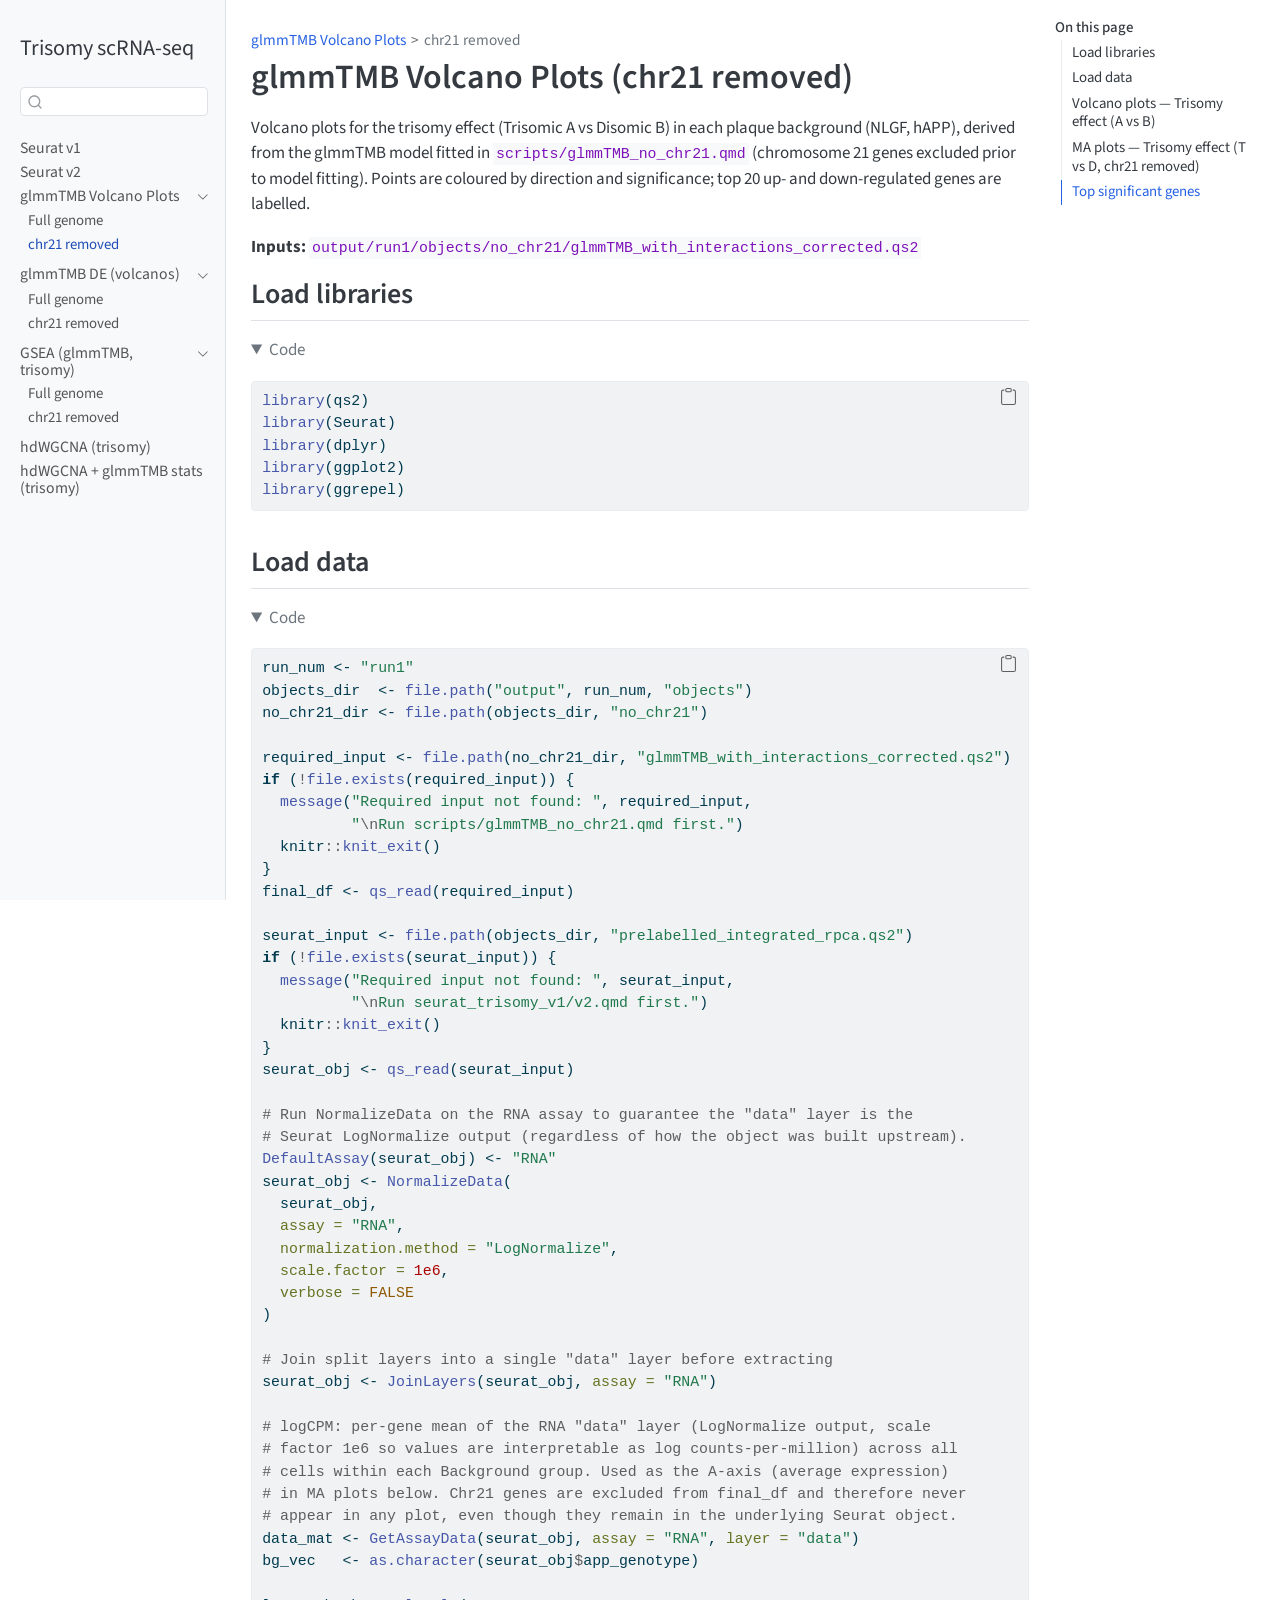
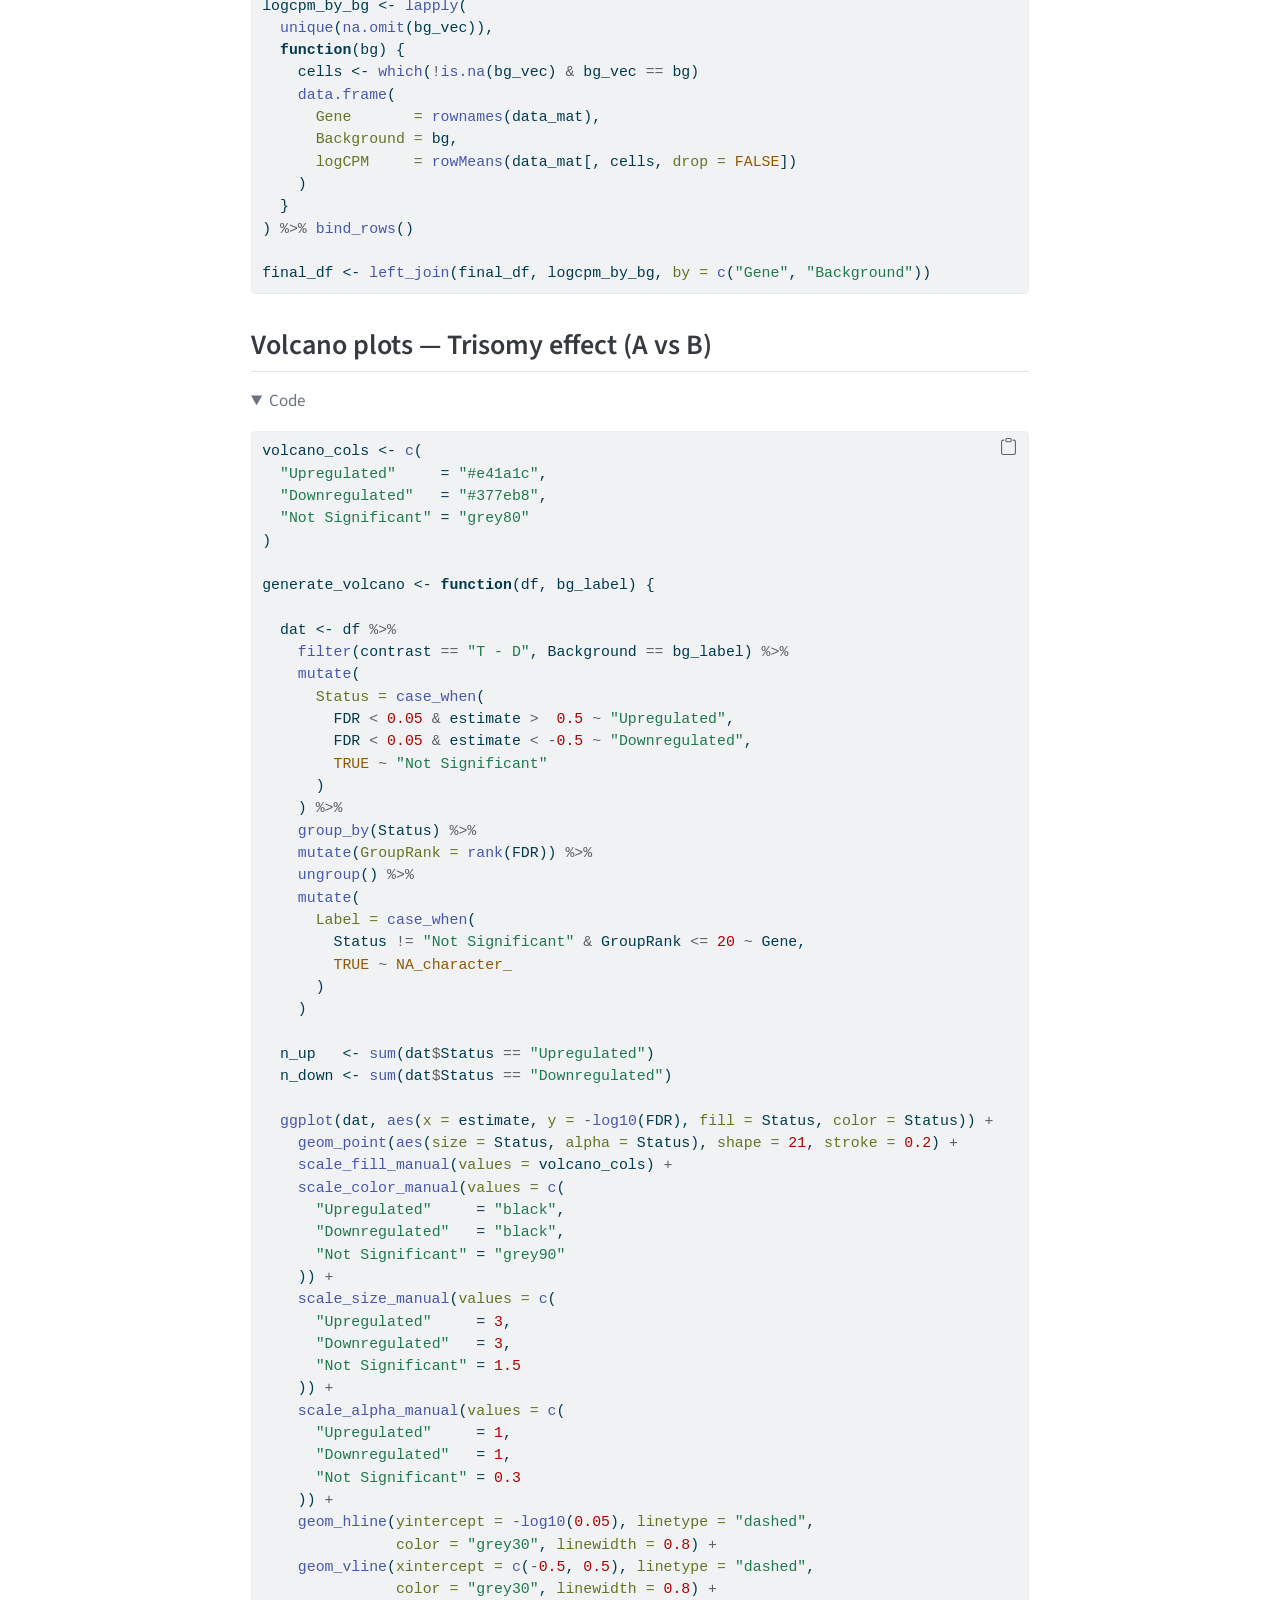
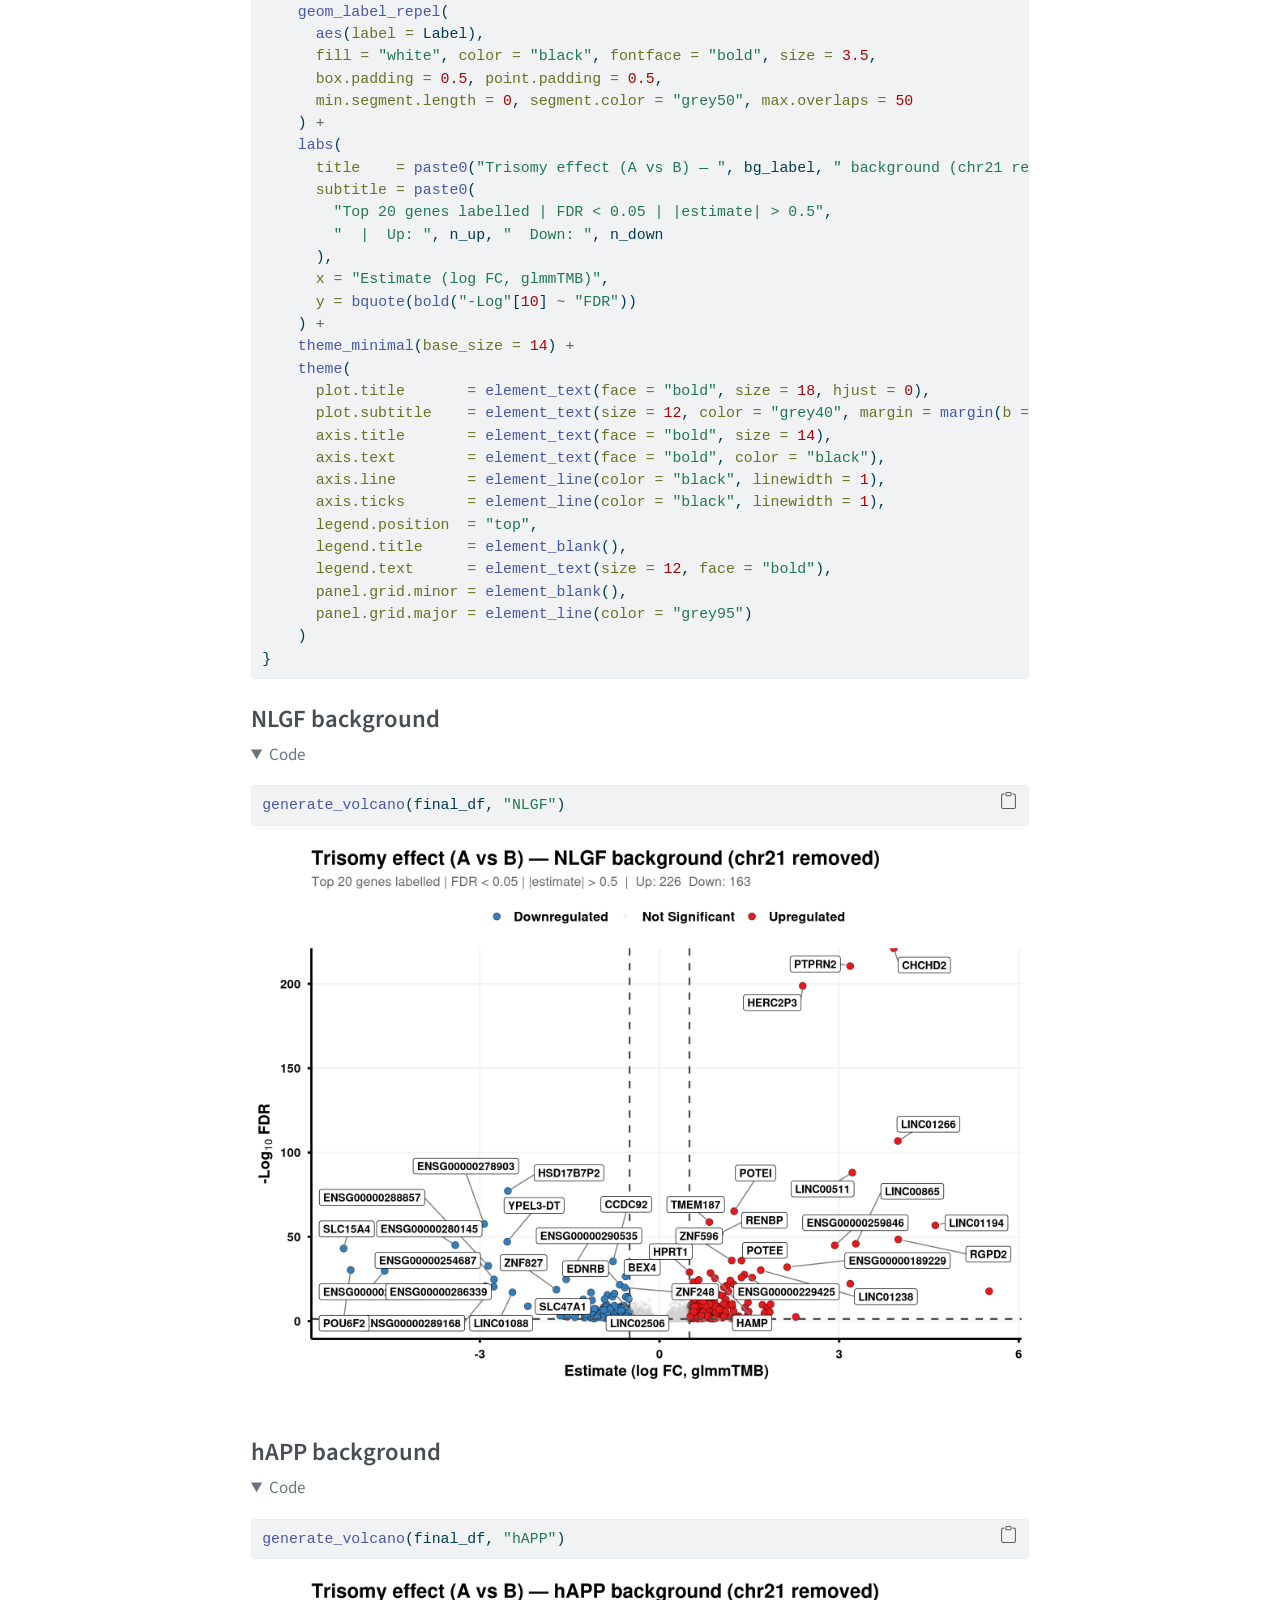
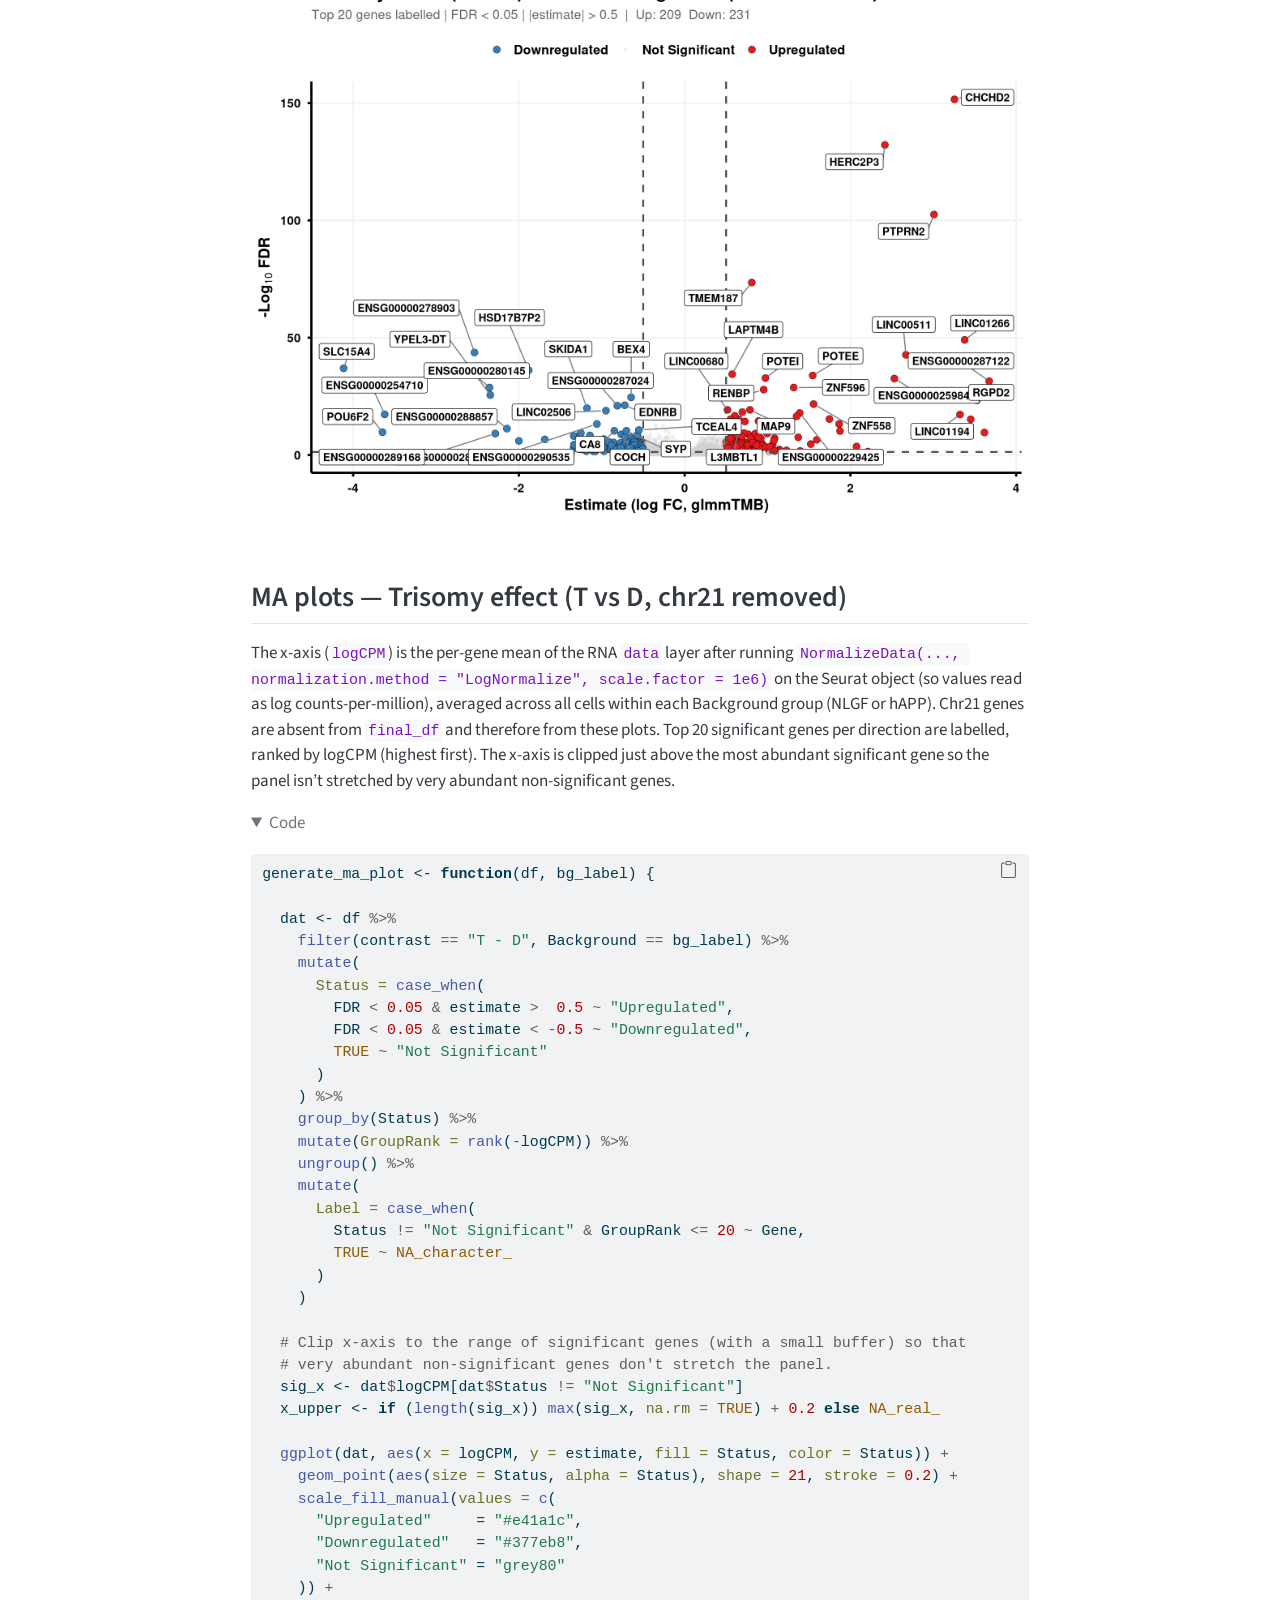
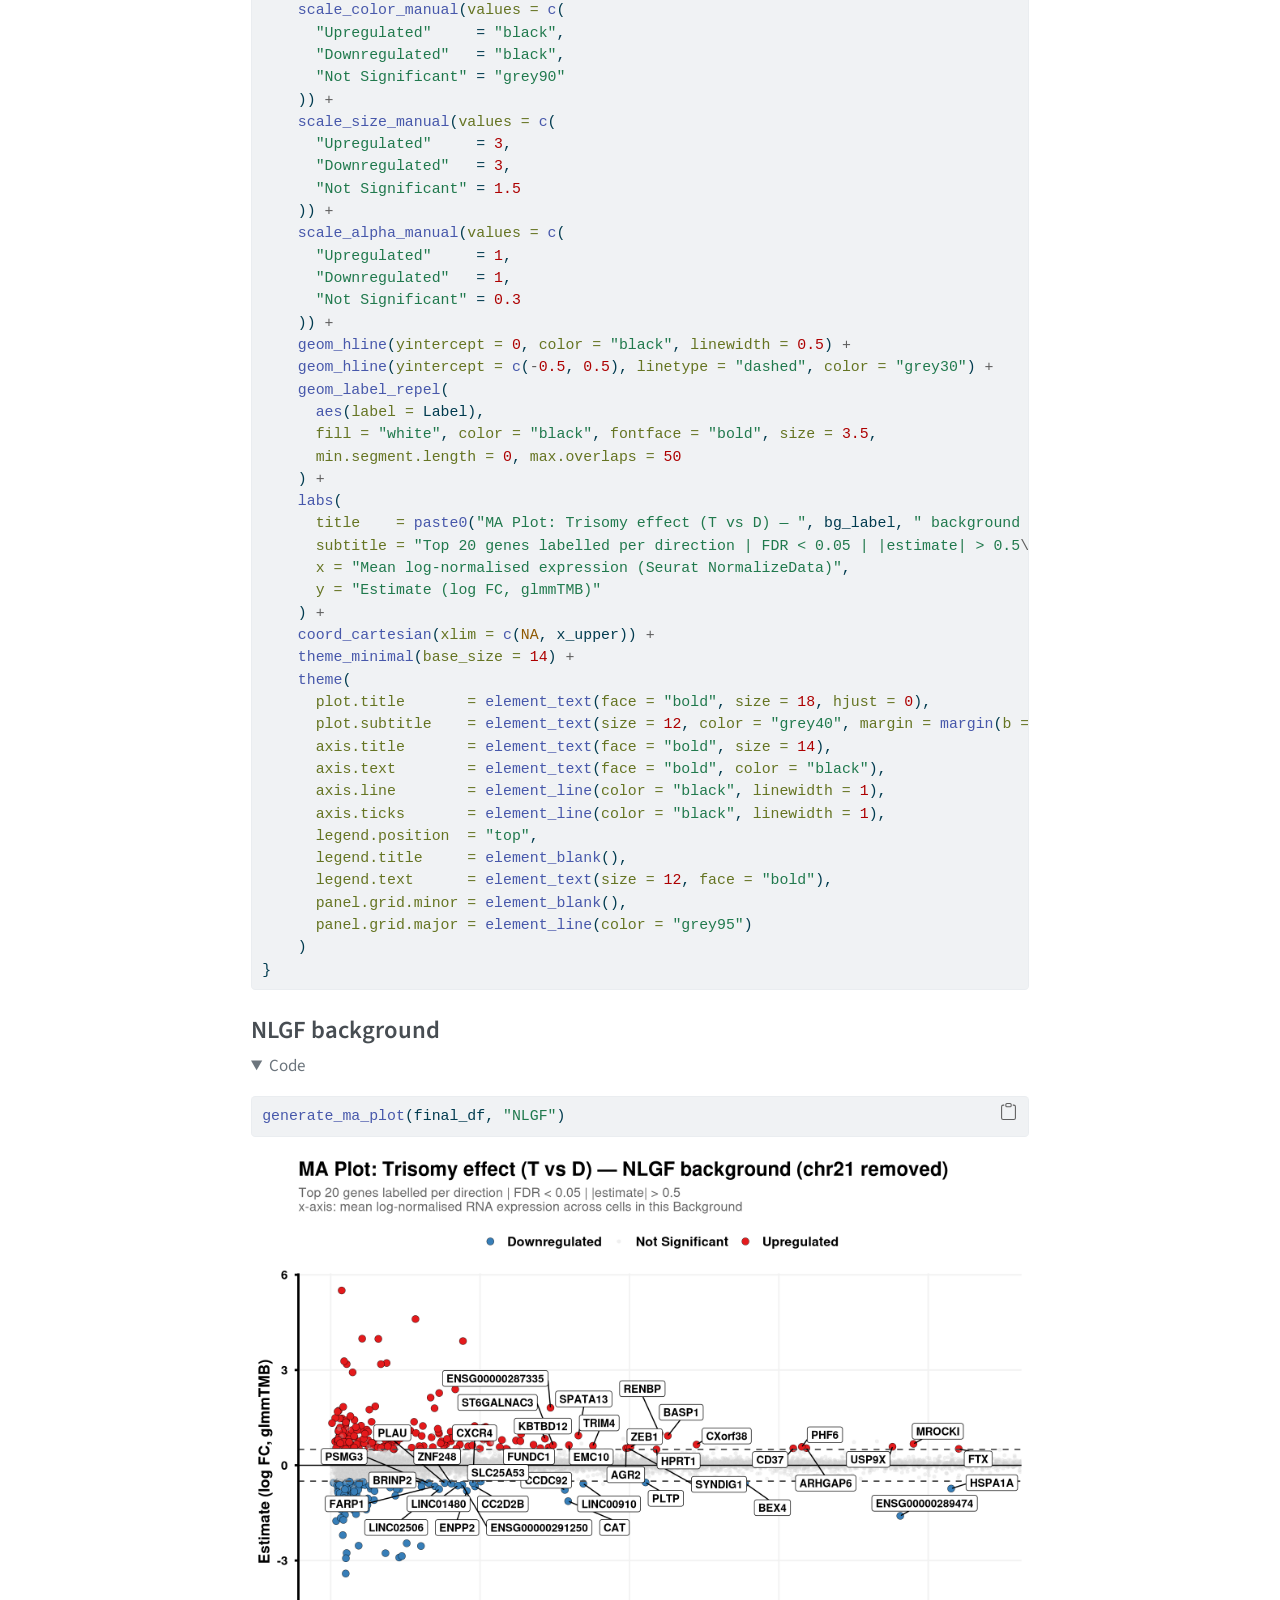
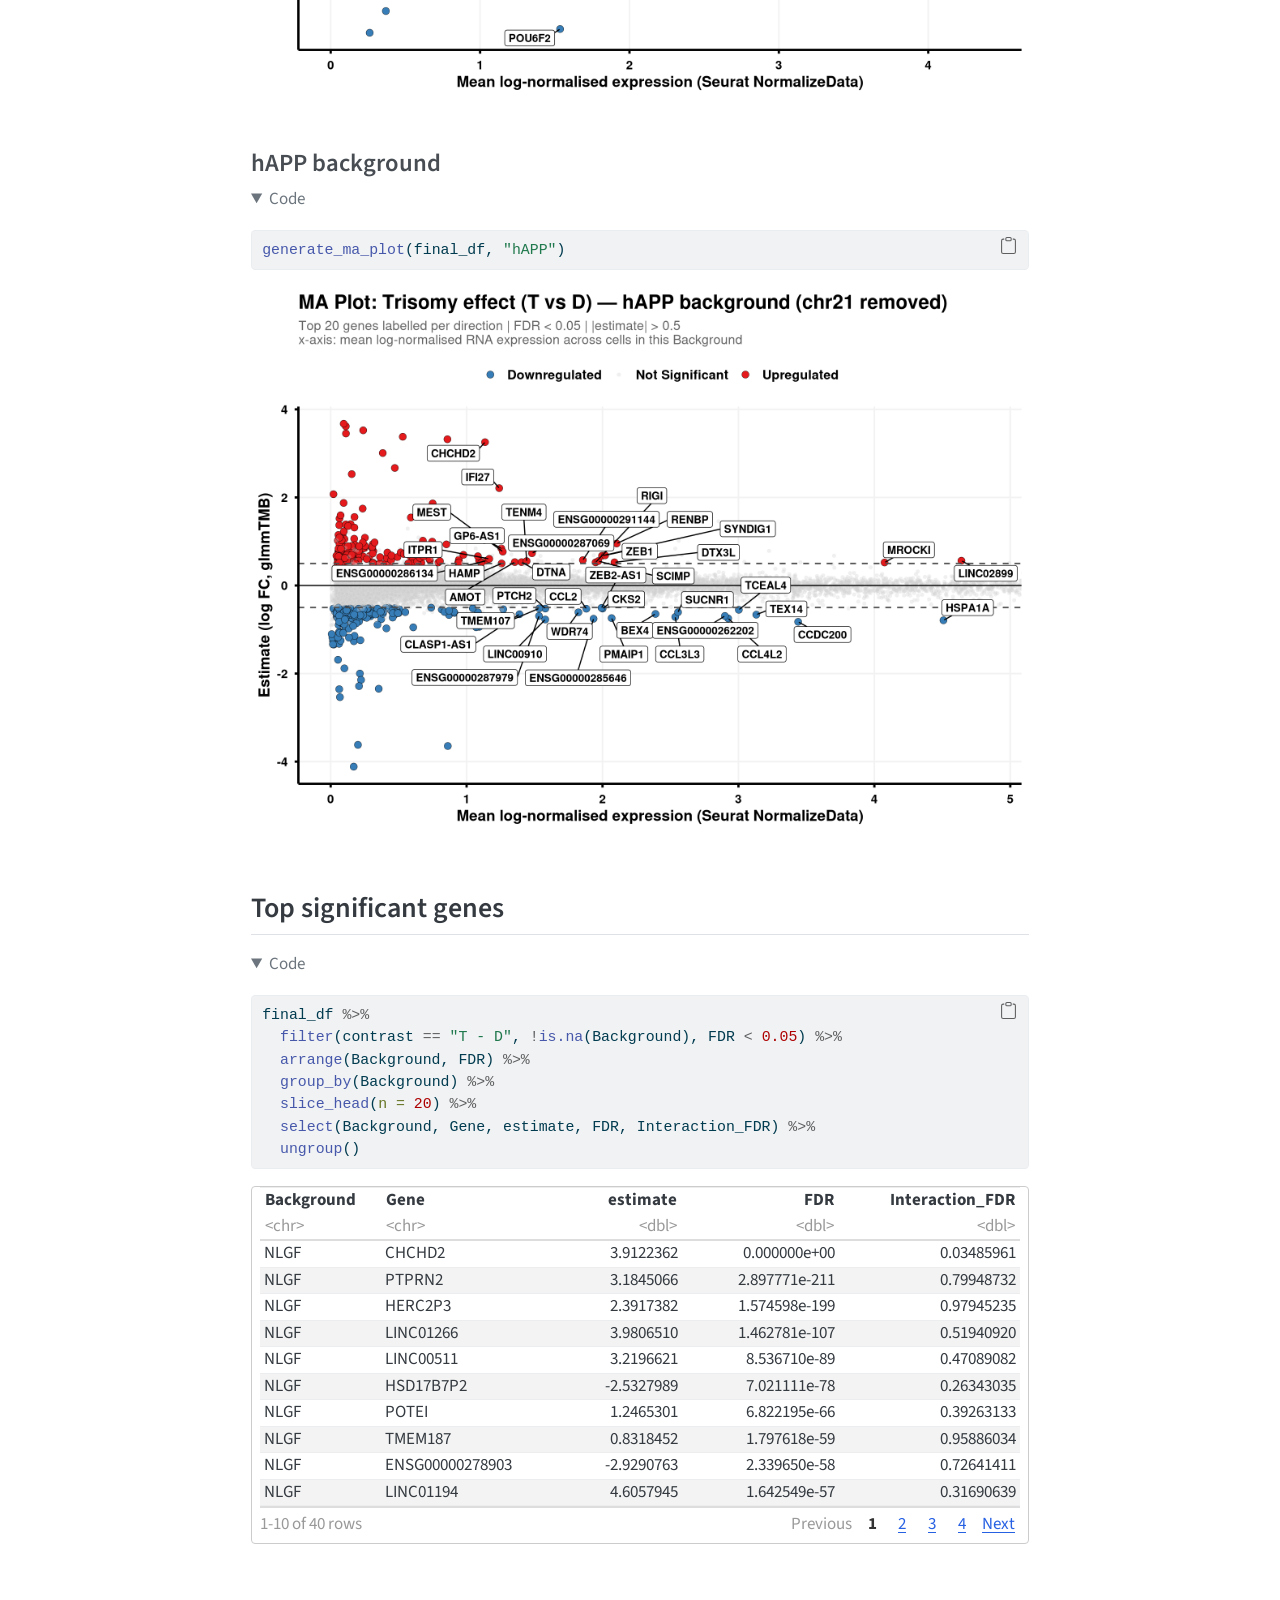
<file: docs/notebooks/glmmTMB_volcanos_chr21_removed.html>
<!DOCTYPE html>
<html xmlns="http://www.w3.org/1999/xhtml" lang="en" xml:lang="en"><head>

<meta charset="utf-8">
<meta name="generator" content="quarto-1.5.57">

<meta name="viewport" content="width=device-width, initial-scale=1.0, user-scalable=yes">


<title>glmmTMB Volcano Plots (chr21 removed) – Trisomy scRNA-seq</title>
<style>
code{white-space: pre-wrap;}
span.smallcaps{font-variant: small-caps;}
div.columns{display: flex; gap: min(4vw, 1.5em);}
div.column{flex: auto; overflow-x: auto;}
div.hanging-indent{margin-left: 1.5em; text-indent: -1.5em;}
ul.task-list{list-style: none;}
ul.task-list li input[type="checkbox"] {
  width: 0.8em;
  margin: 0 0.8em 0.2em -1em; /* quarto-specific, see https://github.com/quarto-dev/quarto-cli/issues/4556 */ 
  vertical-align: middle;
}
/* CSS for syntax highlighting */
pre > code.sourceCode { white-space: pre; position: relative; }
pre > code.sourceCode > span { line-height: 1.25; }
pre > code.sourceCode > span:empty { height: 1.2em; }
.sourceCode { overflow: visible; }
code.sourceCode > span { color: inherit; text-decoration: inherit; }
div.sourceCode { margin: 1em 0; }
pre.sourceCode { margin: 0; }
@media screen {
div.sourceCode { overflow: auto; }
}
@media print {
pre > code.sourceCode { white-space: pre-wrap; }
pre > code.sourceCode > span { display: inline-block; text-indent: -5em; padding-left: 5em; }
}
pre.numberSource code
  { counter-reset: source-line 0; }
pre.numberSource code > span
  { position: relative; left: -4em; counter-increment: source-line; }
pre.numberSource code > span > a:first-child::before
  { content: counter(source-line);
    position: relative; left: -1em; text-align: right; vertical-align: baseline;
    border: none; display: inline-block;
    -webkit-touch-callout: none; -webkit-user-select: none;
    -khtml-user-select: none; -moz-user-select: none;
    -ms-user-select: none; user-select: none;
    padding: 0 4px; width: 4em;
  }
pre.numberSource { margin-left: 3em;  padding-left: 4px; }
div.sourceCode
  {   }
@media screen {
pre > code.sourceCode > span > a:first-child::before { text-decoration: underline; }
}
</style>


<script src="../site_libs/quarto-nav/quarto-nav.js"></script>
<script src="../site_libs/quarto-nav/headroom.min.js"></script>
<script src="../site_libs/clipboard/clipboard.min.js"></script>
<script src="../site_libs/quarto-search/autocomplete.umd.js"></script>
<script src="../site_libs/quarto-search/fuse.min.js"></script>
<script src="../site_libs/quarto-search/quarto-search.js"></script>
<meta name="quarto:offset" content="../">
<script src="../site_libs/quarto-html/quarto.js"></script>
<script src="../site_libs/quarto-html/popper.min.js"></script>
<script src="../site_libs/quarto-html/tippy.umd.min.js"></script>
<script src="../site_libs/quarto-html/anchor.min.js"></script>
<link href="../site_libs/quarto-html/tippy.css" rel="stylesheet">
<link href="../site_libs/quarto-html/quarto-syntax-highlighting.css" rel="stylesheet" id="quarto-text-highlighting-styles">
<script src="../site_libs/bootstrap/bootstrap.min.js"></script>
<link href="../site_libs/bootstrap/bootstrap-icons.css" rel="stylesheet">
<link href="../site_libs/bootstrap/bootstrap.min.css" rel="stylesheet" id="quarto-bootstrap" data-mode="light">
<script id="quarto-search-options" type="application/json">{
  "location": "sidebar",
  "copy-button": false,
  "collapse-after": 3,
  "panel-placement": "start",
  "type": "textbox",
  "limit": 50,
  "keyboard-shortcut": [
    "f",
    "/",
    "s"
  ],
  "show-item-context": false,
  "language": {
    "search-no-results-text": "No results",
    "search-matching-documents-text": "matching documents",
    "search-copy-link-title": "Copy link to search",
    "search-hide-matches-text": "Hide additional matches",
    "search-more-match-text": "more match in this document",
    "search-more-matches-text": "more matches in this document",
    "search-clear-button-title": "Clear",
    "search-text-placeholder": "",
    "search-detached-cancel-button-title": "Cancel",
    "search-submit-button-title": "Submit",
    "search-label": "Search"
  }
}</script>
<link href="../site_libs/pagedtable-1.1/css/pagedtable.css" rel="stylesheet">
<script src="../site_libs/pagedtable-1.1/js/pagedtable.js"></script>


</head>

<body class="nav-sidebar docked">

<div id="quarto-search-results"></div>
  <header id="quarto-header" class="headroom fixed-top">
  <nav class="quarto-secondary-nav">
    <div class="container-fluid d-flex">
      <button type="button" class="quarto-btn-toggle btn" data-bs-toggle="collapse" role="button" data-bs-target=".quarto-sidebar-collapse-item" aria-controls="quarto-sidebar" aria-expanded="false" aria-label="Toggle sidebar navigation" onclick="if (window.quartoToggleHeadroom) { window.quartoToggleHeadroom(); }">
        <i class="bi bi-layout-text-sidebar-reverse"></i>
      </button>
        <nav class="quarto-page-breadcrumbs" aria-label="breadcrumb"><ol class="breadcrumb"><li class="breadcrumb-item"><a href="../notebooks/glmmTMB_volcanos.html">glmmTMB Volcano Plots</a></li><li class="breadcrumb-item"><a href="../notebooks/glmmTMB_volcanos_chr21_removed.html">chr21 removed</a></li></ol></nav>
        <a class="flex-grow-1" role="navigation" data-bs-toggle="collapse" data-bs-target=".quarto-sidebar-collapse-item" aria-controls="quarto-sidebar" aria-expanded="false" aria-label="Toggle sidebar navigation" onclick="if (window.quartoToggleHeadroom) { window.quartoToggleHeadroom(); }">      
        </a>
      <button type="button" class="btn quarto-search-button" aria-label="Search" onclick="window.quartoOpenSearch();">
        <i class="bi bi-search"></i>
      </button>
    </div>
  </nav>
</header>
<!-- content -->
<div id="quarto-content" class="quarto-container page-columns page-rows-contents page-layout-article">
<!-- sidebar -->
  <nav id="quarto-sidebar" class="sidebar collapse collapse-horizontal quarto-sidebar-collapse-item sidebar-navigation docked overflow-auto">
    <div class="pt-lg-2 mt-2 text-left sidebar-header">
    <div class="sidebar-title mb-0 py-0">
      <a href="../">Trisomy scRNA-seq</a> 
    </div>
      </div>
        <div class="mt-2 flex-shrink-0 align-items-center">
        <div class="sidebar-search">
        <div id="quarto-search" class="" title="Search"></div>
        </div>
        </div>
    <div class="sidebar-menu-container"> 
    <ul class="list-unstyled mt-1">
        <li class="sidebar-item">
  <div class="sidebar-item-container"> 
  <a href="../notebooks/seurat_trisomy_v1.html" class="sidebar-item-text sidebar-link">
 <span class="menu-text">Seurat v1</span></a>
  </div>
</li>
        <li class="sidebar-item">
  <div class="sidebar-item-container"> 
  <a href="../notebooks/seurat_trisomy_v2.html" class="sidebar-item-text sidebar-link">
 <span class="menu-text">Seurat v2</span></a>
  </div>
</li>
        <li class="sidebar-item sidebar-item-section">
      <div class="sidebar-item-container"> 
            <a class="sidebar-item-text sidebar-link text-start" data-bs-toggle="collapse" data-bs-target="#quarto-sidebar-section-1" role="navigation" aria-expanded="true">
 <span class="menu-text">glmmTMB Volcano Plots</span></a>
          <a class="sidebar-item-toggle text-start" data-bs-toggle="collapse" data-bs-target="#quarto-sidebar-section-1" role="navigation" aria-expanded="true" aria-label="Toggle section">
            <i class="bi bi-chevron-right ms-2"></i>
          </a> 
      </div>
      <ul id="quarto-sidebar-section-1" class="collapse list-unstyled sidebar-section depth1 show">  
          <li class="sidebar-item">
  <div class="sidebar-item-container"> 
  <a href="../notebooks/glmmTMB_volcanos.html" class="sidebar-item-text sidebar-link">
 <span class="menu-text">Full genome</span></a>
  </div>
</li>
          <li class="sidebar-item">
  <div class="sidebar-item-container"> 
  <a href="../notebooks/glmmTMB_volcanos_chr21_removed.html" class="sidebar-item-text sidebar-link active">
 <span class="menu-text">chr21 removed</span></a>
  </div>
</li>
      </ul>
  </li>
        <li class="sidebar-item sidebar-item-section">
      <div class="sidebar-item-container"> 
            <a class="sidebar-item-text sidebar-link text-start" data-bs-toggle="collapse" data-bs-target="#quarto-sidebar-section-2" role="navigation" aria-expanded="true">
 <span class="menu-text">glmmTMB DE (volcanos)</span></a>
          <a class="sidebar-item-toggle text-start" data-bs-toggle="collapse" data-bs-target="#quarto-sidebar-section-2" role="navigation" aria-expanded="true" aria-label="Toggle section">
            <i class="bi bi-chevron-right ms-2"></i>
          </a> 
      </div>
      <ul id="quarto-sidebar-section-2" class="collapse list-unstyled sidebar-section depth1 show">  
          <li class="sidebar-item">
  <div class="sidebar-item-container"> 
  <a href="../notebooks/glmmTMB_DE.html" class="sidebar-item-text sidebar-link">
 <span class="menu-text">Full genome</span></a>
  </div>
</li>
          <li class="sidebar-item">
  <div class="sidebar-item-container"> 
  <a href="../notebooks/glmmTMB_DE_chr21_removed.html" class="sidebar-item-text sidebar-link">
 <span class="menu-text">chr21 removed</span></a>
  </div>
</li>
      </ul>
  </li>
        <li class="sidebar-item sidebar-item-section">
      <div class="sidebar-item-container"> 
            <a class="sidebar-item-text sidebar-link text-start" data-bs-toggle="collapse" data-bs-target="#quarto-sidebar-section-3" role="navigation" aria-expanded="true">
 <span class="menu-text">GSEA (glmmTMB, trisomy)</span></a>
          <a class="sidebar-item-toggle text-start" data-bs-toggle="collapse" data-bs-target="#quarto-sidebar-section-3" role="navigation" aria-expanded="true" aria-label="Toggle section">
            <i class="bi bi-chevron-right ms-2"></i>
          </a> 
      </div>
      <ul id="quarto-sidebar-section-3" class="collapse list-unstyled sidebar-section depth1 show">  
          <li class="sidebar-item">
  <div class="sidebar-item-container"> 
  <a href="../notebooks/gsea_glmmTMB_trisomy.html" class="sidebar-item-text sidebar-link">
 <span class="menu-text">Full genome</span></a>
  </div>
</li>
          <li class="sidebar-item">
  <div class="sidebar-item-container"> 
  <a href="../notebooks/gsea_glmmTMB_trisomy_chr21_removed.html" class="sidebar-item-text sidebar-link">
 <span class="menu-text">chr21 removed</span></a>
  </div>
</li>
      </ul>
  </li>
        <li class="sidebar-item">
  <div class="sidebar-item-container"> 
  <a href="../notebooks/hdwgcna_trisomy.html" class="sidebar-item-text sidebar-link">
 <span class="menu-text">hdWGCNA (trisomy)</span></a>
  </div>
</li>
        <li class="sidebar-item">
  <div class="sidebar-item-container"> 
  <a href="../notebooks/hdwgcna_glmmTMB_stats_trisomy.html" class="sidebar-item-text sidebar-link">
 <span class="menu-text">hdWGCNA + glmmTMB stats (trisomy)</span></a>
  </div>
</li>
    </ul>
    </div>
</nav>
<div id="quarto-sidebar-glass" class="quarto-sidebar-collapse-item" data-bs-toggle="collapse" data-bs-target=".quarto-sidebar-collapse-item"></div>
<!-- margin-sidebar -->
    <div id="quarto-margin-sidebar" class="sidebar margin-sidebar">
        <nav id="TOC" role="doc-toc" class="toc-active">
    <h2 id="toc-title">On this page</h2>
   
  <ul>
  <li><a href="#load-libraries" id="toc-load-libraries" class="nav-link active" data-scroll-target="#load-libraries">Load libraries</a></li>
  <li><a href="#load-data" id="toc-load-data" class="nav-link" data-scroll-target="#load-data">Load data</a></li>
  <li><a href="#volcano-plots-trisomy-effect-a-vs-b" id="toc-volcano-plots-trisomy-effect-a-vs-b" class="nav-link" data-scroll-target="#volcano-plots-trisomy-effect-a-vs-b">Volcano plots — Trisomy effect (A vs B)</a>
  <ul class="collapse">
  <li><a href="#nlgf-background" id="toc-nlgf-background" class="nav-link" data-scroll-target="#nlgf-background">NLGF background</a></li>
  <li><a href="#happ-background" id="toc-happ-background" class="nav-link" data-scroll-target="#happ-background">hAPP background</a></li>
  </ul></li>
  <li><a href="#ma-plots-trisomy-effect-t-vs-d-chr21-removed" id="toc-ma-plots-trisomy-effect-t-vs-d-chr21-removed" class="nav-link" data-scroll-target="#ma-plots-trisomy-effect-t-vs-d-chr21-removed">MA plots — Trisomy effect (T vs D, chr21 removed)</a>
  <ul class="collapse">
  <li><a href="#nlgf-background-1" id="toc-nlgf-background-1" class="nav-link" data-scroll-target="#nlgf-background-1">NLGF background</a></li>
  <li><a href="#happ-background-1" id="toc-happ-background-1" class="nav-link" data-scroll-target="#happ-background-1">hAPP background</a></li>
  </ul></li>
  <li><a href="#top-significant-genes" id="toc-top-significant-genes" class="nav-link" data-scroll-target="#top-significant-genes">Top significant genes</a></li>
  </ul>
</nav>
    </div>
<!-- main -->
<main class="content" id="quarto-document-content">

<header id="title-block-header" class="quarto-title-block default"><nav class="quarto-page-breadcrumbs quarto-title-breadcrumbs d-none d-lg-block" aria-label="breadcrumb"><ol class="breadcrumb"><li class="breadcrumb-item"><a href="../notebooks/glmmTMB_volcanos.html">glmmTMB Volcano Plots</a></li><li class="breadcrumb-item"><a href="../notebooks/glmmTMB_volcanos_chr21_removed.html">chr21 removed</a></li></ol></nav>
<div class="quarto-title">
<h1 class="title">glmmTMB Volcano Plots (chr21 removed)</h1>
</div>



<div class="quarto-title-meta">

    
  
    
  </div>
  


</header>


<p>Volcano plots for the trisomy effect (Trisomic A vs Disomic B) in each plaque background (NLGF, hAPP), derived from the glmmTMB model fitted in <code>scripts/glmmTMB_no_chr21.qmd</code> (chromosome 21 genes excluded prior to model fitting). Points are coloured by direction and significance; top 20 up- and down-regulated genes are labelled.</p>
<p><strong>Inputs:</strong> <code>output/run1/objects/no_chr21/glmmTMB_with_interactions_corrected.qs2</code></p>
<section id="load-libraries" class="level2">
<h2 class="anchored" data-anchor-id="load-libraries">Load libraries</h2>
<div class="cell">
<details open="" class="code-fold">
<summary>Code</summary>
<div class="sourceCode cell-code" id="cb1"><pre class="sourceCode r code-with-copy"><code class="sourceCode r"><span id="cb1-1"><a href="#cb1-1" aria-hidden="true" tabindex="-1"></a><span class="fu">library</span>(qs2)</span>
<span id="cb1-2"><a href="#cb1-2" aria-hidden="true" tabindex="-1"></a><span class="fu">library</span>(Seurat)</span>
<span id="cb1-3"><a href="#cb1-3" aria-hidden="true" tabindex="-1"></a><span class="fu">library</span>(dplyr)</span>
<span id="cb1-4"><a href="#cb1-4" aria-hidden="true" tabindex="-1"></a><span class="fu">library</span>(ggplot2)</span>
<span id="cb1-5"><a href="#cb1-5" aria-hidden="true" tabindex="-1"></a><span class="fu">library</span>(ggrepel)</span></code><button title="Copy to Clipboard" class="code-copy-button"><i class="bi"></i></button></pre></div>
</details>
</div>
</section>
<section id="load-data" class="level2">
<h2 class="anchored" data-anchor-id="load-data">Load data</h2>
<div class="cell">
<details open="" class="code-fold">
<summary>Code</summary>
<div class="sourceCode cell-code" id="cb2"><pre class="sourceCode r code-with-copy"><code class="sourceCode r"><span id="cb2-1"><a href="#cb2-1" aria-hidden="true" tabindex="-1"></a>run_num <span class="ot">&lt;-</span> <span class="st">"run1"</span></span>
<span id="cb2-2"><a href="#cb2-2" aria-hidden="true" tabindex="-1"></a>objects_dir  <span class="ot">&lt;-</span> <span class="fu">file.path</span>(<span class="st">"output"</span>, run_num, <span class="st">"objects"</span>)</span>
<span id="cb2-3"><a href="#cb2-3" aria-hidden="true" tabindex="-1"></a>no_chr21_dir <span class="ot">&lt;-</span> <span class="fu">file.path</span>(objects_dir, <span class="st">"no_chr21"</span>)</span>
<span id="cb2-4"><a href="#cb2-4" aria-hidden="true" tabindex="-1"></a></span>
<span id="cb2-5"><a href="#cb2-5" aria-hidden="true" tabindex="-1"></a>required_input <span class="ot">&lt;-</span> <span class="fu">file.path</span>(no_chr21_dir, <span class="st">"glmmTMB_with_interactions_corrected.qs2"</span>)</span>
<span id="cb2-6"><a href="#cb2-6" aria-hidden="true" tabindex="-1"></a><span class="cf">if</span> (<span class="sc">!</span><span class="fu">file.exists</span>(required_input)) {</span>
<span id="cb2-7"><a href="#cb2-7" aria-hidden="true" tabindex="-1"></a>  <span class="fu">message</span>(<span class="st">"Required input not found: "</span>, required_input,</span>
<span id="cb2-8"><a href="#cb2-8" aria-hidden="true" tabindex="-1"></a>          <span class="st">"</span><span class="sc">\n</span><span class="st">Run scripts/glmmTMB_no_chr21.qmd first."</span>)</span>
<span id="cb2-9"><a href="#cb2-9" aria-hidden="true" tabindex="-1"></a>  knitr<span class="sc">::</span><span class="fu">knit_exit</span>()</span>
<span id="cb2-10"><a href="#cb2-10" aria-hidden="true" tabindex="-1"></a>}</span>
<span id="cb2-11"><a href="#cb2-11" aria-hidden="true" tabindex="-1"></a>final_df <span class="ot">&lt;-</span> <span class="fu">qs_read</span>(required_input)</span>
<span id="cb2-12"><a href="#cb2-12" aria-hidden="true" tabindex="-1"></a></span>
<span id="cb2-13"><a href="#cb2-13" aria-hidden="true" tabindex="-1"></a>seurat_input <span class="ot">&lt;-</span> <span class="fu">file.path</span>(objects_dir, <span class="st">"prelabelled_integrated_rpca.qs2"</span>)</span>
<span id="cb2-14"><a href="#cb2-14" aria-hidden="true" tabindex="-1"></a><span class="cf">if</span> (<span class="sc">!</span><span class="fu">file.exists</span>(seurat_input)) {</span>
<span id="cb2-15"><a href="#cb2-15" aria-hidden="true" tabindex="-1"></a>  <span class="fu">message</span>(<span class="st">"Required input not found: "</span>, seurat_input,</span>
<span id="cb2-16"><a href="#cb2-16" aria-hidden="true" tabindex="-1"></a>          <span class="st">"</span><span class="sc">\n</span><span class="st">Run seurat_trisomy_v1/v2.qmd first."</span>)</span>
<span id="cb2-17"><a href="#cb2-17" aria-hidden="true" tabindex="-1"></a>  knitr<span class="sc">::</span><span class="fu">knit_exit</span>()</span>
<span id="cb2-18"><a href="#cb2-18" aria-hidden="true" tabindex="-1"></a>}</span>
<span id="cb2-19"><a href="#cb2-19" aria-hidden="true" tabindex="-1"></a>seurat_obj <span class="ot">&lt;-</span> <span class="fu">qs_read</span>(seurat_input)</span>
<span id="cb2-20"><a href="#cb2-20" aria-hidden="true" tabindex="-1"></a></span>
<span id="cb2-21"><a href="#cb2-21" aria-hidden="true" tabindex="-1"></a><span class="co"># Run NormalizeData on the RNA assay to guarantee the "data" layer is the</span></span>
<span id="cb2-22"><a href="#cb2-22" aria-hidden="true" tabindex="-1"></a><span class="co"># Seurat LogNormalize output (regardless of how the object was built upstream).</span></span>
<span id="cb2-23"><a href="#cb2-23" aria-hidden="true" tabindex="-1"></a><span class="fu">DefaultAssay</span>(seurat_obj) <span class="ot">&lt;-</span> <span class="st">"RNA"</span></span>
<span id="cb2-24"><a href="#cb2-24" aria-hidden="true" tabindex="-1"></a>seurat_obj <span class="ot">&lt;-</span> <span class="fu">NormalizeData</span>(</span>
<span id="cb2-25"><a href="#cb2-25" aria-hidden="true" tabindex="-1"></a>  seurat_obj,</span>
<span id="cb2-26"><a href="#cb2-26" aria-hidden="true" tabindex="-1"></a>  <span class="at">assay =</span> <span class="st">"RNA"</span>,</span>
<span id="cb2-27"><a href="#cb2-27" aria-hidden="true" tabindex="-1"></a>  <span class="at">normalization.method =</span> <span class="st">"LogNormalize"</span>,</span>
<span id="cb2-28"><a href="#cb2-28" aria-hidden="true" tabindex="-1"></a>  <span class="at">scale.factor =</span> <span class="fl">1e6</span>,</span>
<span id="cb2-29"><a href="#cb2-29" aria-hidden="true" tabindex="-1"></a>  <span class="at">verbose =</span> <span class="cn">FALSE</span></span>
<span id="cb2-30"><a href="#cb2-30" aria-hidden="true" tabindex="-1"></a>)</span>
<span id="cb2-31"><a href="#cb2-31" aria-hidden="true" tabindex="-1"></a></span>
<span id="cb2-32"><a href="#cb2-32" aria-hidden="true" tabindex="-1"></a><span class="co"># Join split layers into a single "data" layer before extracting</span></span>
<span id="cb2-33"><a href="#cb2-33" aria-hidden="true" tabindex="-1"></a>seurat_obj <span class="ot">&lt;-</span> <span class="fu">JoinLayers</span>(seurat_obj, <span class="at">assay =</span> <span class="st">"RNA"</span>)</span>
<span id="cb2-34"><a href="#cb2-34" aria-hidden="true" tabindex="-1"></a></span>
<span id="cb2-35"><a href="#cb2-35" aria-hidden="true" tabindex="-1"></a><span class="co"># logCPM: per-gene mean of the RNA "data" layer (LogNormalize output, scale</span></span>
<span id="cb2-36"><a href="#cb2-36" aria-hidden="true" tabindex="-1"></a><span class="co"># factor 1e6 so values are interpretable as log counts-per-million) across all</span></span>
<span id="cb2-37"><a href="#cb2-37" aria-hidden="true" tabindex="-1"></a><span class="co"># cells within each Background group. Used as the A-axis (average expression)</span></span>
<span id="cb2-38"><a href="#cb2-38" aria-hidden="true" tabindex="-1"></a><span class="co"># in MA plots below. Chr21 genes are excluded from final_df and therefore never</span></span>
<span id="cb2-39"><a href="#cb2-39" aria-hidden="true" tabindex="-1"></a><span class="co"># appear in any plot, even though they remain in the underlying Seurat object.</span></span>
<span id="cb2-40"><a href="#cb2-40" aria-hidden="true" tabindex="-1"></a>data_mat <span class="ot">&lt;-</span> <span class="fu">GetAssayData</span>(seurat_obj, <span class="at">assay =</span> <span class="st">"RNA"</span>, <span class="at">layer =</span> <span class="st">"data"</span>)</span>
<span id="cb2-41"><a href="#cb2-41" aria-hidden="true" tabindex="-1"></a>bg_vec   <span class="ot">&lt;-</span> <span class="fu">as.character</span>(seurat_obj<span class="sc">$</span>app_genotype)</span>
<span id="cb2-42"><a href="#cb2-42" aria-hidden="true" tabindex="-1"></a></span>
<span id="cb2-43"><a href="#cb2-43" aria-hidden="true" tabindex="-1"></a>logcpm_by_bg <span class="ot">&lt;-</span> <span class="fu">lapply</span>(</span>
<span id="cb2-44"><a href="#cb2-44" aria-hidden="true" tabindex="-1"></a>  <span class="fu">unique</span>(<span class="fu">na.omit</span>(bg_vec)),</span>
<span id="cb2-45"><a href="#cb2-45" aria-hidden="true" tabindex="-1"></a>  <span class="cf">function</span>(bg) {</span>
<span id="cb2-46"><a href="#cb2-46" aria-hidden="true" tabindex="-1"></a>    cells <span class="ot">&lt;-</span> <span class="fu">which</span>(<span class="sc">!</span><span class="fu">is.na</span>(bg_vec) <span class="sc">&amp;</span> bg_vec <span class="sc">==</span> bg)</span>
<span id="cb2-47"><a href="#cb2-47" aria-hidden="true" tabindex="-1"></a>    <span class="fu">data.frame</span>(</span>
<span id="cb2-48"><a href="#cb2-48" aria-hidden="true" tabindex="-1"></a>      <span class="at">Gene       =</span> <span class="fu">rownames</span>(data_mat),</span>
<span id="cb2-49"><a href="#cb2-49" aria-hidden="true" tabindex="-1"></a>      <span class="at">Background =</span> bg,</span>
<span id="cb2-50"><a href="#cb2-50" aria-hidden="true" tabindex="-1"></a>      <span class="at">logCPM     =</span> <span class="fu">rowMeans</span>(data_mat[, cells, <span class="at">drop =</span> <span class="cn">FALSE</span>])</span>
<span id="cb2-51"><a href="#cb2-51" aria-hidden="true" tabindex="-1"></a>    )</span>
<span id="cb2-52"><a href="#cb2-52" aria-hidden="true" tabindex="-1"></a>  }</span>
<span id="cb2-53"><a href="#cb2-53" aria-hidden="true" tabindex="-1"></a>) <span class="sc">%&gt;%</span> <span class="fu">bind_rows</span>()</span>
<span id="cb2-54"><a href="#cb2-54" aria-hidden="true" tabindex="-1"></a></span>
<span id="cb2-55"><a href="#cb2-55" aria-hidden="true" tabindex="-1"></a>final_df <span class="ot">&lt;-</span> <span class="fu">left_join</span>(final_df, logcpm_by_bg, <span class="at">by =</span> <span class="fu">c</span>(<span class="st">"Gene"</span>, <span class="st">"Background"</span>))</span></code><button title="Copy to Clipboard" class="code-copy-button"><i class="bi"></i></button></pre></div>
</details>
</div>
</section>
<section id="volcano-plots-trisomy-effect-a-vs-b" class="level2">
<h2 class="anchored" data-anchor-id="volcano-plots-trisomy-effect-a-vs-b">Volcano plots — Trisomy effect (A vs B)</h2>
<div class="cell">
<details open="" class="code-fold">
<summary>Code</summary>
<div class="sourceCode cell-code" id="cb3"><pre class="sourceCode r code-with-copy"><code class="sourceCode r"><span id="cb3-1"><a href="#cb3-1" aria-hidden="true" tabindex="-1"></a>volcano_cols <span class="ot">&lt;-</span> <span class="fu">c</span>(</span>
<span id="cb3-2"><a href="#cb3-2" aria-hidden="true" tabindex="-1"></a>  <span class="st">"Upregulated"</span>     <span class="ot">=</span> <span class="st">"#e41a1c"</span>,</span>
<span id="cb3-3"><a href="#cb3-3" aria-hidden="true" tabindex="-1"></a>  <span class="st">"Downregulated"</span>   <span class="ot">=</span> <span class="st">"#377eb8"</span>,</span>
<span id="cb3-4"><a href="#cb3-4" aria-hidden="true" tabindex="-1"></a>  <span class="st">"Not Significant"</span> <span class="ot">=</span> <span class="st">"grey80"</span></span>
<span id="cb3-5"><a href="#cb3-5" aria-hidden="true" tabindex="-1"></a>)</span>
<span id="cb3-6"><a href="#cb3-6" aria-hidden="true" tabindex="-1"></a></span>
<span id="cb3-7"><a href="#cb3-7" aria-hidden="true" tabindex="-1"></a>generate_volcano <span class="ot">&lt;-</span> <span class="cf">function</span>(df, bg_label) {</span>
<span id="cb3-8"><a href="#cb3-8" aria-hidden="true" tabindex="-1"></a></span>
<span id="cb3-9"><a href="#cb3-9" aria-hidden="true" tabindex="-1"></a>  dat <span class="ot">&lt;-</span> df <span class="sc">%&gt;%</span></span>
<span id="cb3-10"><a href="#cb3-10" aria-hidden="true" tabindex="-1"></a>    <span class="fu">filter</span>(contrast <span class="sc">==</span> <span class="st">"T - D"</span>, Background <span class="sc">==</span> bg_label) <span class="sc">%&gt;%</span></span>
<span id="cb3-11"><a href="#cb3-11" aria-hidden="true" tabindex="-1"></a>    <span class="fu">mutate</span>(</span>
<span id="cb3-12"><a href="#cb3-12" aria-hidden="true" tabindex="-1"></a>      <span class="at">Status =</span> <span class="fu">case_when</span>(</span>
<span id="cb3-13"><a href="#cb3-13" aria-hidden="true" tabindex="-1"></a>        FDR <span class="sc">&lt;</span> <span class="fl">0.05</span> <span class="sc">&amp;</span> estimate <span class="sc">&gt;</span>  <span class="fl">0.5</span> <span class="sc">~</span> <span class="st">"Upregulated"</span>,</span>
<span id="cb3-14"><a href="#cb3-14" aria-hidden="true" tabindex="-1"></a>        FDR <span class="sc">&lt;</span> <span class="fl">0.05</span> <span class="sc">&amp;</span> estimate <span class="sc">&lt;</span> <span class="sc">-</span><span class="fl">0.5</span> <span class="sc">~</span> <span class="st">"Downregulated"</span>,</span>
<span id="cb3-15"><a href="#cb3-15" aria-hidden="true" tabindex="-1"></a>        <span class="cn">TRUE</span> <span class="sc">~</span> <span class="st">"Not Significant"</span></span>
<span id="cb3-16"><a href="#cb3-16" aria-hidden="true" tabindex="-1"></a>      )</span>
<span id="cb3-17"><a href="#cb3-17" aria-hidden="true" tabindex="-1"></a>    ) <span class="sc">%&gt;%</span></span>
<span id="cb3-18"><a href="#cb3-18" aria-hidden="true" tabindex="-1"></a>    <span class="fu">group_by</span>(Status) <span class="sc">%&gt;%</span></span>
<span id="cb3-19"><a href="#cb3-19" aria-hidden="true" tabindex="-1"></a>    <span class="fu">mutate</span>(<span class="at">GroupRank =</span> <span class="fu">rank</span>(FDR)) <span class="sc">%&gt;%</span></span>
<span id="cb3-20"><a href="#cb3-20" aria-hidden="true" tabindex="-1"></a>    <span class="fu">ungroup</span>() <span class="sc">%&gt;%</span></span>
<span id="cb3-21"><a href="#cb3-21" aria-hidden="true" tabindex="-1"></a>    <span class="fu">mutate</span>(</span>
<span id="cb3-22"><a href="#cb3-22" aria-hidden="true" tabindex="-1"></a>      <span class="at">Label =</span> <span class="fu">case_when</span>(</span>
<span id="cb3-23"><a href="#cb3-23" aria-hidden="true" tabindex="-1"></a>        Status <span class="sc">!=</span> <span class="st">"Not Significant"</span> <span class="sc">&amp;</span> GroupRank <span class="sc">&lt;=</span> <span class="dv">20</span> <span class="sc">~</span> Gene,</span>
<span id="cb3-24"><a href="#cb3-24" aria-hidden="true" tabindex="-1"></a>        <span class="cn">TRUE</span> <span class="sc">~</span> <span class="cn">NA_character_</span></span>
<span id="cb3-25"><a href="#cb3-25" aria-hidden="true" tabindex="-1"></a>      )</span>
<span id="cb3-26"><a href="#cb3-26" aria-hidden="true" tabindex="-1"></a>    )</span>
<span id="cb3-27"><a href="#cb3-27" aria-hidden="true" tabindex="-1"></a></span>
<span id="cb3-28"><a href="#cb3-28" aria-hidden="true" tabindex="-1"></a>  n_up   <span class="ot">&lt;-</span> <span class="fu">sum</span>(dat<span class="sc">$</span>Status <span class="sc">==</span> <span class="st">"Upregulated"</span>)</span>
<span id="cb3-29"><a href="#cb3-29" aria-hidden="true" tabindex="-1"></a>  n_down <span class="ot">&lt;-</span> <span class="fu">sum</span>(dat<span class="sc">$</span>Status <span class="sc">==</span> <span class="st">"Downregulated"</span>)</span>
<span id="cb3-30"><a href="#cb3-30" aria-hidden="true" tabindex="-1"></a></span>
<span id="cb3-31"><a href="#cb3-31" aria-hidden="true" tabindex="-1"></a>  <span class="fu">ggplot</span>(dat, <span class="fu">aes</span>(<span class="at">x =</span> estimate, <span class="at">y =</span> <span class="sc">-</span><span class="fu">log10</span>(FDR), <span class="at">fill =</span> Status, <span class="at">color =</span> Status)) <span class="sc">+</span></span>
<span id="cb3-32"><a href="#cb3-32" aria-hidden="true" tabindex="-1"></a>    <span class="fu">geom_point</span>(<span class="fu">aes</span>(<span class="at">size =</span> Status, <span class="at">alpha =</span> Status), <span class="at">shape =</span> <span class="dv">21</span>, <span class="at">stroke =</span> <span class="fl">0.2</span>) <span class="sc">+</span></span>
<span id="cb3-33"><a href="#cb3-33" aria-hidden="true" tabindex="-1"></a>    <span class="fu">scale_fill_manual</span>(<span class="at">values =</span> volcano_cols) <span class="sc">+</span></span>
<span id="cb3-34"><a href="#cb3-34" aria-hidden="true" tabindex="-1"></a>    <span class="fu">scale_color_manual</span>(<span class="at">values =</span> <span class="fu">c</span>(</span>
<span id="cb3-35"><a href="#cb3-35" aria-hidden="true" tabindex="-1"></a>      <span class="st">"Upregulated"</span>     <span class="ot">=</span> <span class="st">"black"</span>,</span>
<span id="cb3-36"><a href="#cb3-36" aria-hidden="true" tabindex="-1"></a>      <span class="st">"Downregulated"</span>   <span class="ot">=</span> <span class="st">"black"</span>,</span>
<span id="cb3-37"><a href="#cb3-37" aria-hidden="true" tabindex="-1"></a>      <span class="st">"Not Significant"</span> <span class="ot">=</span> <span class="st">"grey90"</span></span>
<span id="cb3-38"><a href="#cb3-38" aria-hidden="true" tabindex="-1"></a>    )) <span class="sc">+</span></span>
<span id="cb3-39"><a href="#cb3-39" aria-hidden="true" tabindex="-1"></a>    <span class="fu">scale_size_manual</span>(<span class="at">values =</span> <span class="fu">c</span>(</span>
<span id="cb3-40"><a href="#cb3-40" aria-hidden="true" tabindex="-1"></a>      <span class="st">"Upregulated"</span>     <span class="ot">=</span> <span class="dv">3</span>,</span>
<span id="cb3-41"><a href="#cb3-41" aria-hidden="true" tabindex="-1"></a>      <span class="st">"Downregulated"</span>   <span class="ot">=</span> <span class="dv">3</span>,</span>
<span id="cb3-42"><a href="#cb3-42" aria-hidden="true" tabindex="-1"></a>      <span class="st">"Not Significant"</span> <span class="ot">=</span> <span class="fl">1.5</span></span>
<span id="cb3-43"><a href="#cb3-43" aria-hidden="true" tabindex="-1"></a>    )) <span class="sc">+</span></span>
<span id="cb3-44"><a href="#cb3-44" aria-hidden="true" tabindex="-1"></a>    <span class="fu">scale_alpha_manual</span>(<span class="at">values =</span> <span class="fu">c</span>(</span>
<span id="cb3-45"><a href="#cb3-45" aria-hidden="true" tabindex="-1"></a>      <span class="st">"Upregulated"</span>     <span class="ot">=</span> <span class="dv">1</span>,</span>
<span id="cb3-46"><a href="#cb3-46" aria-hidden="true" tabindex="-1"></a>      <span class="st">"Downregulated"</span>   <span class="ot">=</span> <span class="dv">1</span>,</span>
<span id="cb3-47"><a href="#cb3-47" aria-hidden="true" tabindex="-1"></a>      <span class="st">"Not Significant"</span> <span class="ot">=</span> <span class="fl">0.3</span></span>
<span id="cb3-48"><a href="#cb3-48" aria-hidden="true" tabindex="-1"></a>    )) <span class="sc">+</span></span>
<span id="cb3-49"><a href="#cb3-49" aria-hidden="true" tabindex="-1"></a>    <span class="fu">geom_hline</span>(<span class="at">yintercept =</span> <span class="sc">-</span><span class="fu">log10</span>(<span class="fl">0.05</span>), <span class="at">linetype =</span> <span class="st">"dashed"</span>,</span>
<span id="cb3-50"><a href="#cb3-50" aria-hidden="true" tabindex="-1"></a>               <span class="at">color =</span> <span class="st">"grey30"</span>, <span class="at">linewidth =</span> <span class="fl">0.8</span>) <span class="sc">+</span></span>
<span id="cb3-51"><a href="#cb3-51" aria-hidden="true" tabindex="-1"></a>    <span class="fu">geom_vline</span>(<span class="at">xintercept =</span> <span class="fu">c</span>(<span class="sc">-</span><span class="fl">0.5</span>, <span class="fl">0.5</span>), <span class="at">linetype =</span> <span class="st">"dashed"</span>,</span>
<span id="cb3-52"><a href="#cb3-52" aria-hidden="true" tabindex="-1"></a>               <span class="at">color =</span> <span class="st">"grey30"</span>, <span class="at">linewidth =</span> <span class="fl">0.8</span>) <span class="sc">+</span></span>
<span id="cb3-53"><a href="#cb3-53" aria-hidden="true" tabindex="-1"></a>    <span class="fu">geom_label_repel</span>(</span>
<span id="cb3-54"><a href="#cb3-54" aria-hidden="true" tabindex="-1"></a>      <span class="fu">aes</span>(<span class="at">label =</span> Label),</span>
<span id="cb3-55"><a href="#cb3-55" aria-hidden="true" tabindex="-1"></a>      <span class="at">fill =</span> <span class="st">"white"</span>, <span class="at">color =</span> <span class="st">"black"</span>, <span class="at">fontface =</span> <span class="st">"bold"</span>, <span class="at">size =</span> <span class="fl">3.5</span>,</span>
<span id="cb3-56"><a href="#cb3-56" aria-hidden="true" tabindex="-1"></a>      <span class="at">box.padding =</span> <span class="fl">0.5</span>, <span class="at">point.padding =</span> <span class="fl">0.5</span>,</span>
<span id="cb3-57"><a href="#cb3-57" aria-hidden="true" tabindex="-1"></a>      <span class="at">min.segment.length =</span> <span class="dv">0</span>, <span class="at">segment.color =</span> <span class="st">"grey50"</span>, <span class="at">max.overlaps =</span> <span class="dv">50</span></span>
<span id="cb3-58"><a href="#cb3-58" aria-hidden="true" tabindex="-1"></a>    ) <span class="sc">+</span></span>
<span id="cb3-59"><a href="#cb3-59" aria-hidden="true" tabindex="-1"></a>    <span class="fu">labs</span>(</span>
<span id="cb3-60"><a href="#cb3-60" aria-hidden="true" tabindex="-1"></a>      <span class="at">title    =</span> <span class="fu">paste0</span>(<span class="st">"Trisomy effect (A vs B) — "</span>, bg_label, <span class="st">" background (chr21 removed)"</span>),</span>
<span id="cb3-61"><a href="#cb3-61" aria-hidden="true" tabindex="-1"></a>      <span class="at">subtitle =</span> <span class="fu">paste0</span>(</span>
<span id="cb3-62"><a href="#cb3-62" aria-hidden="true" tabindex="-1"></a>        <span class="st">"Top 20 genes labelled | FDR &lt; 0.05 | |estimate| &gt; 0.5"</span>,</span>
<span id="cb3-63"><a href="#cb3-63" aria-hidden="true" tabindex="-1"></a>        <span class="st">"  |  Up: "</span>, n_up, <span class="st">"  Down: "</span>, n_down</span>
<span id="cb3-64"><a href="#cb3-64" aria-hidden="true" tabindex="-1"></a>      ),</span>
<span id="cb3-65"><a href="#cb3-65" aria-hidden="true" tabindex="-1"></a>      <span class="at">x =</span> <span class="st">"Estimate (log FC, glmmTMB)"</span>,</span>
<span id="cb3-66"><a href="#cb3-66" aria-hidden="true" tabindex="-1"></a>      <span class="at">y =</span> <span class="fu">bquote</span>(<span class="fu">bold</span>(<span class="st">"-Log"</span>[<span class="dv">10</span>] <span class="sc">~</span> <span class="st">"FDR"</span>))</span>
<span id="cb3-67"><a href="#cb3-67" aria-hidden="true" tabindex="-1"></a>    ) <span class="sc">+</span></span>
<span id="cb3-68"><a href="#cb3-68" aria-hidden="true" tabindex="-1"></a>    <span class="fu">theme_minimal</span>(<span class="at">base_size =</span> <span class="dv">14</span>) <span class="sc">+</span></span>
<span id="cb3-69"><a href="#cb3-69" aria-hidden="true" tabindex="-1"></a>    <span class="fu">theme</span>(</span>
<span id="cb3-70"><a href="#cb3-70" aria-hidden="true" tabindex="-1"></a>      <span class="at">plot.title       =</span> <span class="fu">element_text</span>(<span class="at">face =</span> <span class="st">"bold"</span>, <span class="at">size =</span> <span class="dv">18</span>, <span class="at">hjust =</span> <span class="dv">0</span>),</span>
<span id="cb3-71"><a href="#cb3-71" aria-hidden="true" tabindex="-1"></a>      <span class="at">plot.subtitle    =</span> <span class="fu">element_text</span>(<span class="at">size =</span> <span class="dv">12</span>, <span class="at">color =</span> <span class="st">"grey40"</span>, <span class="at">margin =</span> <span class="fu">margin</span>(<span class="at">b =</span> <span class="dv">10</span>)),</span>
<span id="cb3-72"><a href="#cb3-72" aria-hidden="true" tabindex="-1"></a>      <span class="at">axis.title       =</span> <span class="fu">element_text</span>(<span class="at">face =</span> <span class="st">"bold"</span>, <span class="at">size =</span> <span class="dv">14</span>),</span>
<span id="cb3-73"><a href="#cb3-73" aria-hidden="true" tabindex="-1"></a>      <span class="at">axis.text        =</span> <span class="fu">element_text</span>(<span class="at">face =</span> <span class="st">"bold"</span>, <span class="at">color =</span> <span class="st">"black"</span>),</span>
<span id="cb3-74"><a href="#cb3-74" aria-hidden="true" tabindex="-1"></a>      <span class="at">axis.line        =</span> <span class="fu">element_line</span>(<span class="at">color =</span> <span class="st">"black"</span>, <span class="at">linewidth =</span> <span class="dv">1</span>),</span>
<span id="cb3-75"><a href="#cb3-75" aria-hidden="true" tabindex="-1"></a>      <span class="at">axis.ticks       =</span> <span class="fu">element_line</span>(<span class="at">color =</span> <span class="st">"black"</span>, <span class="at">linewidth =</span> <span class="dv">1</span>),</span>
<span id="cb3-76"><a href="#cb3-76" aria-hidden="true" tabindex="-1"></a>      <span class="at">legend.position  =</span> <span class="st">"top"</span>,</span>
<span id="cb3-77"><a href="#cb3-77" aria-hidden="true" tabindex="-1"></a>      <span class="at">legend.title     =</span> <span class="fu">element_blank</span>(),</span>
<span id="cb3-78"><a href="#cb3-78" aria-hidden="true" tabindex="-1"></a>      <span class="at">legend.text      =</span> <span class="fu">element_text</span>(<span class="at">size =</span> <span class="dv">12</span>, <span class="at">face =</span> <span class="st">"bold"</span>),</span>
<span id="cb3-79"><a href="#cb3-79" aria-hidden="true" tabindex="-1"></a>      <span class="at">panel.grid.minor =</span> <span class="fu">element_blank</span>(),</span>
<span id="cb3-80"><a href="#cb3-80" aria-hidden="true" tabindex="-1"></a>      <span class="at">panel.grid.major =</span> <span class="fu">element_line</span>(<span class="at">color =</span> <span class="st">"grey95"</span>)</span>
<span id="cb3-81"><a href="#cb3-81" aria-hidden="true" tabindex="-1"></a>    )</span>
<span id="cb3-82"><a href="#cb3-82" aria-hidden="true" tabindex="-1"></a>}</span></code><button title="Copy to Clipboard" class="code-copy-button"><i class="bi"></i></button></pre></div>
</details>
</div>
<section id="nlgf-background" class="level3">
<h3 class="anchored" data-anchor-id="nlgf-background">NLGF background</h3>
<div class="cell">
<details open="" class="code-fold">
<summary>Code</summary>
<div class="sourceCode cell-code" id="cb4"><pre class="sourceCode r code-with-copy"><code class="sourceCode r"><span id="cb4-1"><a href="#cb4-1" aria-hidden="true" tabindex="-1"></a><span class="fu">generate_volcano</span>(final_df, <span class="st">"NLGF"</span>)</span></code><button title="Copy to Clipboard" class="code-copy-button"><i class="bi"></i></button></pre></div>
</details>
<div class="cell-output-display">
<div>
<figure class="figure">
<p><img src="glmmTMB_volcanos_chr21_removed_files/figure-html/unnamed-chunk-4-1.png" class="img-fluid figure-img" width="960"></p>
</figure>
</div>
</div>
</div>
</section>
<section id="happ-background" class="level3">
<h3 class="anchored" data-anchor-id="happ-background">hAPP background</h3>
<div class="cell">
<details open="" class="code-fold">
<summary>Code</summary>
<div class="sourceCode cell-code" id="cb5"><pre class="sourceCode r code-with-copy"><code class="sourceCode r"><span id="cb5-1"><a href="#cb5-1" aria-hidden="true" tabindex="-1"></a><span class="fu">generate_volcano</span>(final_df, <span class="st">"hAPP"</span>)</span></code><button title="Copy to Clipboard" class="code-copy-button"><i class="bi"></i></button></pre></div>
</details>
<div class="cell-output-display">
<div>
<figure class="figure">
<p><img src="glmmTMB_volcanos_chr21_removed_files/figure-html/unnamed-chunk-5-1.png" class="img-fluid figure-img" width="960"></p>
</figure>
</div>
</div>
</div>
</section>
</section>
<section id="ma-plots-trisomy-effect-t-vs-d-chr21-removed" class="level2">
<h2 class="anchored" data-anchor-id="ma-plots-trisomy-effect-t-vs-d-chr21-removed">MA plots — Trisomy effect (T vs D, chr21 removed)</h2>
<p>The x-axis (<code>logCPM</code>) is the per-gene mean of the RNA <code>data</code> layer after running <code>NormalizeData(..., normalization.method = "LogNormalize", scale.factor = 1e6)</code> on the Seurat object (so values read as log counts-per-million), averaged across all cells within each Background group (NLGF or hAPP). Chr21 genes are absent from <code>final_df</code> and therefore from these plots. Top 20 significant genes per direction are labelled, ranked by logCPM (highest first). The x-axis is clipped just above the most abundant significant gene so the panel isn’t stretched by very abundant non-significant genes.</p>
<div class="cell">
<details open="" class="code-fold">
<summary>Code</summary>
<div class="sourceCode cell-code" id="cb6"><pre class="sourceCode r code-with-copy"><code class="sourceCode r"><span id="cb6-1"><a href="#cb6-1" aria-hidden="true" tabindex="-1"></a>generate_ma_plot <span class="ot">&lt;-</span> <span class="cf">function</span>(df, bg_label) {</span>
<span id="cb6-2"><a href="#cb6-2" aria-hidden="true" tabindex="-1"></a></span>
<span id="cb6-3"><a href="#cb6-3" aria-hidden="true" tabindex="-1"></a>  dat <span class="ot">&lt;-</span> df <span class="sc">%&gt;%</span></span>
<span id="cb6-4"><a href="#cb6-4" aria-hidden="true" tabindex="-1"></a>    <span class="fu">filter</span>(contrast <span class="sc">==</span> <span class="st">"T - D"</span>, Background <span class="sc">==</span> bg_label) <span class="sc">%&gt;%</span></span>
<span id="cb6-5"><a href="#cb6-5" aria-hidden="true" tabindex="-1"></a>    <span class="fu">mutate</span>(</span>
<span id="cb6-6"><a href="#cb6-6" aria-hidden="true" tabindex="-1"></a>      <span class="at">Status =</span> <span class="fu">case_when</span>(</span>
<span id="cb6-7"><a href="#cb6-7" aria-hidden="true" tabindex="-1"></a>        FDR <span class="sc">&lt;</span> <span class="fl">0.05</span> <span class="sc">&amp;</span> estimate <span class="sc">&gt;</span>  <span class="fl">0.5</span> <span class="sc">~</span> <span class="st">"Upregulated"</span>,</span>
<span id="cb6-8"><a href="#cb6-8" aria-hidden="true" tabindex="-1"></a>        FDR <span class="sc">&lt;</span> <span class="fl">0.05</span> <span class="sc">&amp;</span> estimate <span class="sc">&lt;</span> <span class="sc">-</span><span class="fl">0.5</span> <span class="sc">~</span> <span class="st">"Downregulated"</span>,</span>
<span id="cb6-9"><a href="#cb6-9" aria-hidden="true" tabindex="-1"></a>        <span class="cn">TRUE</span> <span class="sc">~</span> <span class="st">"Not Significant"</span></span>
<span id="cb6-10"><a href="#cb6-10" aria-hidden="true" tabindex="-1"></a>      )</span>
<span id="cb6-11"><a href="#cb6-11" aria-hidden="true" tabindex="-1"></a>    ) <span class="sc">%&gt;%</span></span>
<span id="cb6-12"><a href="#cb6-12" aria-hidden="true" tabindex="-1"></a>    <span class="fu">group_by</span>(Status) <span class="sc">%&gt;%</span></span>
<span id="cb6-13"><a href="#cb6-13" aria-hidden="true" tabindex="-1"></a>    <span class="fu">mutate</span>(<span class="at">GroupRank =</span> <span class="fu">rank</span>(<span class="sc">-</span>logCPM)) <span class="sc">%&gt;%</span></span>
<span id="cb6-14"><a href="#cb6-14" aria-hidden="true" tabindex="-1"></a>    <span class="fu">ungroup</span>() <span class="sc">%&gt;%</span></span>
<span id="cb6-15"><a href="#cb6-15" aria-hidden="true" tabindex="-1"></a>    <span class="fu">mutate</span>(</span>
<span id="cb6-16"><a href="#cb6-16" aria-hidden="true" tabindex="-1"></a>      <span class="at">Label =</span> <span class="fu">case_when</span>(</span>
<span id="cb6-17"><a href="#cb6-17" aria-hidden="true" tabindex="-1"></a>        Status <span class="sc">!=</span> <span class="st">"Not Significant"</span> <span class="sc">&amp;</span> GroupRank <span class="sc">&lt;=</span> <span class="dv">20</span> <span class="sc">~</span> Gene,</span>
<span id="cb6-18"><a href="#cb6-18" aria-hidden="true" tabindex="-1"></a>        <span class="cn">TRUE</span> <span class="sc">~</span> <span class="cn">NA_character_</span></span>
<span id="cb6-19"><a href="#cb6-19" aria-hidden="true" tabindex="-1"></a>      )</span>
<span id="cb6-20"><a href="#cb6-20" aria-hidden="true" tabindex="-1"></a>    )</span>
<span id="cb6-21"><a href="#cb6-21" aria-hidden="true" tabindex="-1"></a></span>
<span id="cb6-22"><a href="#cb6-22" aria-hidden="true" tabindex="-1"></a>  <span class="co"># Clip x-axis to the range of significant genes (with a small buffer) so that</span></span>
<span id="cb6-23"><a href="#cb6-23" aria-hidden="true" tabindex="-1"></a>  <span class="co"># very abundant non-significant genes don't stretch the panel.</span></span>
<span id="cb6-24"><a href="#cb6-24" aria-hidden="true" tabindex="-1"></a>  sig_x <span class="ot">&lt;-</span> dat<span class="sc">$</span>logCPM[dat<span class="sc">$</span>Status <span class="sc">!=</span> <span class="st">"Not Significant"</span>]</span>
<span id="cb6-25"><a href="#cb6-25" aria-hidden="true" tabindex="-1"></a>  x_upper <span class="ot">&lt;-</span> <span class="cf">if</span> (<span class="fu">length</span>(sig_x)) <span class="fu">max</span>(sig_x, <span class="at">na.rm =</span> <span class="cn">TRUE</span>) <span class="sc">+</span> <span class="fl">0.2</span> <span class="cf">else</span> <span class="cn">NA_real_</span></span>
<span id="cb6-26"><a href="#cb6-26" aria-hidden="true" tabindex="-1"></a></span>
<span id="cb6-27"><a href="#cb6-27" aria-hidden="true" tabindex="-1"></a>  <span class="fu">ggplot</span>(dat, <span class="fu">aes</span>(<span class="at">x =</span> logCPM, <span class="at">y =</span> estimate, <span class="at">fill =</span> Status, <span class="at">color =</span> Status)) <span class="sc">+</span></span>
<span id="cb6-28"><a href="#cb6-28" aria-hidden="true" tabindex="-1"></a>    <span class="fu">geom_point</span>(<span class="fu">aes</span>(<span class="at">size =</span> Status, <span class="at">alpha =</span> Status), <span class="at">shape =</span> <span class="dv">21</span>, <span class="at">stroke =</span> <span class="fl">0.2</span>) <span class="sc">+</span></span>
<span id="cb6-29"><a href="#cb6-29" aria-hidden="true" tabindex="-1"></a>    <span class="fu">scale_fill_manual</span>(<span class="at">values =</span> <span class="fu">c</span>(</span>
<span id="cb6-30"><a href="#cb6-30" aria-hidden="true" tabindex="-1"></a>      <span class="st">"Upregulated"</span>     <span class="ot">=</span> <span class="st">"#e41a1c"</span>,</span>
<span id="cb6-31"><a href="#cb6-31" aria-hidden="true" tabindex="-1"></a>      <span class="st">"Downregulated"</span>   <span class="ot">=</span> <span class="st">"#377eb8"</span>,</span>
<span id="cb6-32"><a href="#cb6-32" aria-hidden="true" tabindex="-1"></a>      <span class="st">"Not Significant"</span> <span class="ot">=</span> <span class="st">"grey80"</span></span>
<span id="cb6-33"><a href="#cb6-33" aria-hidden="true" tabindex="-1"></a>    )) <span class="sc">+</span></span>
<span id="cb6-34"><a href="#cb6-34" aria-hidden="true" tabindex="-1"></a>    <span class="fu">scale_color_manual</span>(<span class="at">values =</span> <span class="fu">c</span>(</span>
<span id="cb6-35"><a href="#cb6-35" aria-hidden="true" tabindex="-1"></a>      <span class="st">"Upregulated"</span>     <span class="ot">=</span> <span class="st">"black"</span>,</span>
<span id="cb6-36"><a href="#cb6-36" aria-hidden="true" tabindex="-1"></a>      <span class="st">"Downregulated"</span>   <span class="ot">=</span> <span class="st">"black"</span>,</span>
<span id="cb6-37"><a href="#cb6-37" aria-hidden="true" tabindex="-1"></a>      <span class="st">"Not Significant"</span> <span class="ot">=</span> <span class="st">"grey90"</span></span>
<span id="cb6-38"><a href="#cb6-38" aria-hidden="true" tabindex="-1"></a>    )) <span class="sc">+</span></span>
<span id="cb6-39"><a href="#cb6-39" aria-hidden="true" tabindex="-1"></a>    <span class="fu">scale_size_manual</span>(<span class="at">values =</span> <span class="fu">c</span>(</span>
<span id="cb6-40"><a href="#cb6-40" aria-hidden="true" tabindex="-1"></a>      <span class="st">"Upregulated"</span>     <span class="ot">=</span> <span class="dv">3</span>,</span>
<span id="cb6-41"><a href="#cb6-41" aria-hidden="true" tabindex="-1"></a>      <span class="st">"Downregulated"</span>   <span class="ot">=</span> <span class="dv">3</span>,</span>
<span id="cb6-42"><a href="#cb6-42" aria-hidden="true" tabindex="-1"></a>      <span class="st">"Not Significant"</span> <span class="ot">=</span> <span class="fl">1.5</span></span>
<span id="cb6-43"><a href="#cb6-43" aria-hidden="true" tabindex="-1"></a>    )) <span class="sc">+</span></span>
<span id="cb6-44"><a href="#cb6-44" aria-hidden="true" tabindex="-1"></a>    <span class="fu">scale_alpha_manual</span>(<span class="at">values =</span> <span class="fu">c</span>(</span>
<span id="cb6-45"><a href="#cb6-45" aria-hidden="true" tabindex="-1"></a>      <span class="st">"Upregulated"</span>     <span class="ot">=</span> <span class="dv">1</span>,</span>
<span id="cb6-46"><a href="#cb6-46" aria-hidden="true" tabindex="-1"></a>      <span class="st">"Downregulated"</span>   <span class="ot">=</span> <span class="dv">1</span>,</span>
<span id="cb6-47"><a href="#cb6-47" aria-hidden="true" tabindex="-1"></a>      <span class="st">"Not Significant"</span> <span class="ot">=</span> <span class="fl">0.3</span></span>
<span id="cb6-48"><a href="#cb6-48" aria-hidden="true" tabindex="-1"></a>    )) <span class="sc">+</span></span>
<span id="cb6-49"><a href="#cb6-49" aria-hidden="true" tabindex="-1"></a>    <span class="fu">geom_hline</span>(<span class="at">yintercept =</span> <span class="dv">0</span>, <span class="at">color =</span> <span class="st">"black"</span>, <span class="at">linewidth =</span> <span class="fl">0.5</span>) <span class="sc">+</span></span>
<span id="cb6-50"><a href="#cb6-50" aria-hidden="true" tabindex="-1"></a>    <span class="fu">geom_hline</span>(<span class="at">yintercept =</span> <span class="fu">c</span>(<span class="sc">-</span><span class="fl">0.5</span>, <span class="fl">0.5</span>), <span class="at">linetype =</span> <span class="st">"dashed"</span>, <span class="at">color =</span> <span class="st">"grey30"</span>) <span class="sc">+</span></span>
<span id="cb6-51"><a href="#cb6-51" aria-hidden="true" tabindex="-1"></a>    <span class="fu">geom_label_repel</span>(</span>
<span id="cb6-52"><a href="#cb6-52" aria-hidden="true" tabindex="-1"></a>      <span class="fu">aes</span>(<span class="at">label =</span> Label),</span>
<span id="cb6-53"><a href="#cb6-53" aria-hidden="true" tabindex="-1"></a>      <span class="at">fill =</span> <span class="st">"white"</span>, <span class="at">color =</span> <span class="st">"black"</span>, <span class="at">fontface =</span> <span class="st">"bold"</span>, <span class="at">size =</span> <span class="fl">3.5</span>,</span>
<span id="cb6-54"><a href="#cb6-54" aria-hidden="true" tabindex="-1"></a>      <span class="at">min.segment.length =</span> <span class="dv">0</span>, <span class="at">max.overlaps =</span> <span class="dv">50</span></span>
<span id="cb6-55"><a href="#cb6-55" aria-hidden="true" tabindex="-1"></a>    ) <span class="sc">+</span></span>
<span id="cb6-56"><a href="#cb6-56" aria-hidden="true" tabindex="-1"></a>    <span class="fu">labs</span>(</span>
<span id="cb6-57"><a href="#cb6-57" aria-hidden="true" tabindex="-1"></a>      <span class="at">title    =</span> <span class="fu">paste0</span>(<span class="st">"MA Plot: Trisomy effect (T vs D) — "</span>, bg_label, <span class="st">" background (chr21 removed)"</span>),</span>
<span id="cb6-58"><a href="#cb6-58" aria-hidden="true" tabindex="-1"></a>      <span class="at">subtitle =</span> <span class="st">"Top 20 genes labelled per direction | FDR &lt; 0.05 | |estimate| &gt; 0.5</span><span class="sc">\n</span><span class="st">x-axis: mean log-normalised RNA expression across cells in this Background"</span>,</span>
<span id="cb6-59"><a href="#cb6-59" aria-hidden="true" tabindex="-1"></a>      <span class="at">x =</span> <span class="st">"Mean log-normalised expression (Seurat NormalizeData)"</span>,</span>
<span id="cb6-60"><a href="#cb6-60" aria-hidden="true" tabindex="-1"></a>      <span class="at">y =</span> <span class="st">"Estimate (log FC, glmmTMB)"</span></span>
<span id="cb6-61"><a href="#cb6-61" aria-hidden="true" tabindex="-1"></a>    ) <span class="sc">+</span></span>
<span id="cb6-62"><a href="#cb6-62" aria-hidden="true" tabindex="-1"></a>    <span class="fu">coord_cartesian</span>(<span class="at">xlim =</span> <span class="fu">c</span>(<span class="cn">NA</span>, x_upper)) <span class="sc">+</span></span>
<span id="cb6-63"><a href="#cb6-63" aria-hidden="true" tabindex="-1"></a>    <span class="fu">theme_minimal</span>(<span class="at">base_size =</span> <span class="dv">14</span>) <span class="sc">+</span></span>
<span id="cb6-64"><a href="#cb6-64" aria-hidden="true" tabindex="-1"></a>    <span class="fu">theme</span>(</span>
<span id="cb6-65"><a href="#cb6-65" aria-hidden="true" tabindex="-1"></a>      <span class="at">plot.title       =</span> <span class="fu">element_text</span>(<span class="at">face =</span> <span class="st">"bold"</span>, <span class="at">size =</span> <span class="dv">18</span>, <span class="at">hjust =</span> <span class="dv">0</span>),</span>
<span id="cb6-66"><a href="#cb6-66" aria-hidden="true" tabindex="-1"></a>      <span class="at">plot.subtitle    =</span> <span class="fu">element_text</span>(<span class="at">size =</span> <span class="dv">12</span>, <span class="at">color =</span> <span class="st">"grey40"</span>, <span class="at">margin =</span> <span class="fu">margin</span>(<span class="at">b =</span> <span class="dv">10</span>)),</span>
<span id="cb6-67"><a href="#cb6-67" aria-hidden="true" tabindex="-1"></a>      <span class="at">axis.title       =</span> <span class="fu">element_text</span>(<span class="at">face =</span> <span class="st">"bold"</span>, <span class="at">size =</span> <span class="dv">14</span>),</span>
<span id="cb6-68"><a href="#cb6-68" aria-hidden="true" tabindex="-1"></a>      <span class="at">axis.text        =</span> <span class="fu">element_text</span>(<span class="at">face =</span> <span class="st">"bold"</span>, <span class="at">color =</span> <span class="st">"black"</span>),</span>
<span id="cb6-69"><a href="#cb6-69" aria-hidden="true" tabindex="-1"></a>      <span class="at">axis.line        =</span> <span class="fu">element_line</span>(<span class="at">color =</span> <span class="st">"black"</span>, <span class="at">linewidth =</span> <span class="dv">1</span>),</span>
<span id="cb6-70"><a href="#cb6-70" aria-hidden="true" tabindex="-1"></a>      <span class="at">axis.ticks       =</span> <span class="fu">element_line</span>(<span class="at">color =</span> <span class="st">"black"</span>, <span class="at">linewidth =</span> <span class="dv">1</span>),</span>
<span id="cb6-71"><a href="#cb6-71" aria-hidden="true" tabindex="-1"></a>      <span class="at">legend.position  =</span> <span class="st">"top"</span>,</span>
<span id="cb6-72"><a href="#cb6-72" aria-hidden="true" tabindex="-1"></a>      <span class="at">legend.title     =</span> <span class="fu">element_blank</span>(),</span>
<span id="cb6-73"><a href="#cb6-73" aria-hidden="true" tabindex="-1"></a>      <span class="at">legend.text      =</span> <span class="fu">element_text</span>(<span class="at">size =</span> <span class="dv">12</span>, <span class="at">face =</span> <span class="st">"bold"</span>),</span>
<span id="cb6-74"><a href="#cb6-74" aria-hidden="true" tabindex="-1"></a>      <span class="at">panel.grid.minor =</span> <span class="fu">element_blank</span>(),</span>
<span id="cb6-75"><a href="#cb6-75" aria-hidden="true" tabindex="-1"></a>      <span class="at">panel.grid.major =</span> <span class="fu">element_line</span>(<span class="at">color =</span> <span class="st">"grey95"</span>)</span>
<span id="cb6-76"><a href="#cb6-76" aria-hidden="true" tabindex="-1"></a>    )</span>
<span id="cb6-77"><a href="#cb6-77" aria-hidden="true" tabindex="-1"></a>}</span></code><button title="Copy to Clipboard" class="code-copy-button"><i class="bi"></i></button></pre></div>
</details>
</div>
<section id="nlgf-background-1" class="level3">
<h3 class="anchored" data-anchor-id="nlgf-background-1">NLGF background</h3>
<div class="cell">
<details open="" class="code-fold">
<summary>Code</summary>
<div class="sourceCode cell-code" id="cb7"><pre class="sourceCode r code-with-copy"><code class="sourceCode r"><span id="cb7-1"><a href="#cb7-1" aria-hidden="true" tabindex="-1"></a><span class="fu">generate_ma_plot</span>(final_df, <span class="st">"NLGF"</span>)</span></code><button title="Copy to Clipboard" class="code-copy-button"><i class="bi"></i></button></pre></div>
</details>
<div class="cell-output-display">
<div>
<figure class="figure">
<p><img src="glmmTMB_volcanos_chr21_removed_files/figure-html/unnamed-chunk-7-1.png" class="img-fluid figure-img" width="960"></p>
</figure>
</div>
</div>
</div>
</section>
<section id="happ-background-1" class="level3">
<h3 class="anchored" data-anchor-id="happ-background-1">hAPP background</h3>
<div class="cell">
<details open="" class="code-fold">
<summary>Code</summary>
<div class="sourceCode cell-code" id="cb8"><pre class="sourceCode r code-with-copy"><code class="sourceCode r"><span id="cb8-1"><a href="#cb8-1" aria-hidden="true" tabindex="-1"></a><span class="fu">generate_ma_plot</span>(final_df, <span class="st">"hAPP"</span>)</span></code><button title="Copy to Clipboard" class="code-copy-button"><i class="bi"></i></button></pre></div>
</details>
<div class="cell-output-display">
<div>
<figure class="figure">
<p><img src="glmmTMB_volcanos_chr21_removed_files/figure-html/unnamed-chunk-8-1.png" class="img-fluid figure-img" width="960"></p>
</figure>
</div>
</div>
</div>
</section>
</section>
<section id="top-significant-genes" class="level2">
<h2 class="anchored" data-anchor-id="top-significant-genes">Top significant genes</h2>
<div class="cell">
<details open="" class="code-fold">
<summary>Code</summary>
<div class="sourceCode cell-code" id="cb9"><pre class="sourceCode r code-with-copy"><code class="sourceCode r"><span id="cb9-1"><a href="#cb9-1" aria-hidden="true" tabindex="-1"></a>final_df <span class="sc">%&gt;%</span></span>
<span id="cb9-2"><a href="#cb9-2" aria-hidden="true" tabindex="-1"></a>  <span class="fu">filter</span>(contrast <span class="sc">==</span> <span class="st">"T - D"</span>, <span class="sc">!</span><span class="fu">is.na</span>(Background), FDR <span class="sc">&lt;</span> <span class="fl">0.05</span>) <span class="sc">%&gt;%</span></span>
<span id="cb9-3"><a href="#cb9-3" aria-hidden="true" tabindex="-1"></a>  <span class="fu">arrange</span>(Background, FDR) <span class="sc">%&gt;%</span></span>
<span id="cb9-4"><a href="#cb9-4" aria-hidden="true" tabindex="-1"></a>  <span class="fu">group_by</span>(Background) <span class="sc">%&gt;%</span></span>
<span id="cb9-5"><a href="#cb9-5" aria-hidden="true" tabindex="-1"></a>  <span class="fu">slice_head</span>(<span class="at">n =</span> <span class="dv">20</span>) <span class="sc">%&gt;%</span></span>
<span id="cb9-6"><a href="#cb9-6" aria-hidden="true" tabindex="-1"></a>  <span class="fu">select</span>(Background, Gene, estimate, FDR, Interaction_FDR) <span class="sc">%&gt;%</span></span>
<span id="cb9-7"><a href="#cb9-7" aria-hidden="true" tabindex="-1"></a>  <span class="fu">ungroup</span>()</span></code><button title="Copy to Clipboard" class="code-copy-button"><i class="bi"></i></button></pre></div>
</details>
<div class="cell-output-display">
<div data-pagedtable="false">
  <script data-pagedtable-source="" type="application/json">
{"columns":[{"label":["Background"],"name":[1],"type":["chr"],"align":["left"]},{"label":["Gene"],"name":[2],"type":["chr"],"align":["left"]},{"label":["estimate"],"name":[3],"type":["dbl"],"align":["right"]},{"label":["FDR"],"name":[4],"type":["dbl"],"align":["right"]},{"label":["Interaction_FDR"],"name":[5],"type":["dbl"],"align":["right"]}],"data":[{"1":"NLGF","2":"CHCHD2","3":"3.9122362","4":"0.000000e+00","5":"0.03485961"},{"1":"NLGF","2":"PTPRN2","3":"3.1845066","4":"2.897771e-211","5":"0.79948732"},{"1":"NLGF","2":"HERC2P3","3":"2.3917382","4":"1.574598e-199","5":"0.97945235"},{"1":"NLGF","2":"LINC01266","3":"3.9806510","4":"1.462781e-107","5":"0.51940920"},{"1":"NLGF","2":"LINC00511","3":"3.2196621","4":"8.536710e-89","5":"0.47089082"},{"1":"NLGF","2":"HSD17B7P2","3":"-2.5327989","4":"7.021111e-78","5":"0.26343035"},{"1":"NLGF","2":"POTEI","3":"1.2465301","4":"6.822195e-66","5":"0.39263133"},{"1":"NLGF","2":"TMEM187","3":"0.8318452","4":"1.797618e-59","5":"0.95886034"},{"1":"NLGF","2":"ENSG00000278903","3":"-2.9290763","4":"2.339650e-58","5":"0.72641411"},{"1":"NLGF","2":"LINC01194","3":"4.6057945","4":"1.642549e-57","5":"0.31690639"},{"1":"NLGF","2":"RENBP","3":"1.0048128","4":"8.946749e-53","5":"0.91618729"},{"1":"NLGF","2":"RGPD2","3":"3.9872326","4":"3.669048e-49","5":"0.77683893"},{"1":"NLGF","2":"YPEL3-DT","3":"-2.5436605","4":"8.297934e-48","5":"0.86187036"},{"1":"NLGF","2":"LINC00865","3":"3.2786188","4":"1.271580e-46","5":"0.94319578"},{"1":"NLGF","2":"ENSG00000280145","3":"-3.4111049","4":"8.581623e-46","5":"0.25982157"},{"1":"NLGF","2":"ENSG00000259846","3":"2.9272797","4":"1.287050e-45","5":"0.71831684"},{"1":"NLGF","2":"SLC15A4","3":"-5.2753443","4":"8.682422e-44","5":"0.52609403"},{"1":"NLGF","2":"ZNF596","3":"1.2059519","4":"1.111860e-36","5":"0.86868748"},{"1":"NLGF","2":"POTEE","3":"1.3690532","4":"1.197461e-36","5":"0.79751721"},{"1":"NLGF","2":"CCDC92","3":"-0.7768151","4":"3.414895e-36","5":"0.13550042"},{"1":"hAPP","2":"CHCHD2","3":"3.2552195","4":"2.530732e-152","5":"0.03485961"},{"1":"hAPP","2":"HERC2P3","3":"2.4158180","4":"7.029966e-133","5":"0.97945235"},{"1":"hAPP","2":"PTPRN2","3":"3.0087515","4":"3.202301e-103","5":"0.79948732"},{"1":"hAPP","2":"TMEM187","3":"0.8099929","4":"2.986951e-74","5":"0.95886034"},{"1":"hAPP","2":"LINC01266","3":"3.3783039","4":"8.717345e-50","5":"0.51940920"},{"1":"hAPP","2":"ENSG00000278903","3":"-2.5357499","4":"2.086920e-44","5":"0.72641411"},{"1":"hAPP","2":"LINC00511","3":"2.6694235","4":"2.012461e-43","5":"0.47089082"},{"1":"hAPP","2":"SLC15A4","3":"-4.1142518","4":"1.078878e-37","5":"0.52609403"},{"1":"hAPP","2":"HSD17B7P2","3":"-1.8815033","4":"7.334049e-37","5":"0.26343035"},{"1":"hAPP","2":"LAPTM4B","3":"0.5735248","4":"3.424123e-35","5":"0.33473916"},{"1":"hAPP","2":"POTEE","3":"1.5443654","4":"1.302638e-34","5":"0.79751721"},{"1":"hAPP","2":"POTEI","3":"0.9744508","4":"1.607002e-33","5":"0.39263133"},{"1":"hAPP","2":"ENSG00000259846","3":"2.5294820","4":"2.513682e-33","5":"0.71831684"},{"1":"hAPP","2":"ENSG00000287122","3":"3.6744059","4":"3.411703e-32","5":"0.78306406"},{"1":"hAPP","2":"ZNF596","3":"1.3159501","4":"1.683511e-29","5":"0.86868748"},{"1":"hAPP","2":"ENSG00000280145","3":"-2.3548034","4":"1.746591e-29","5":"0.25982157"},{"1":"hAPP","2":"RENBP","3":"0.9532997","4":"1.339267e-28","5":"0.91618729"},{"1":"hAPP","2":"YPEL3-DT","3":"-2.3451898","4":"2.614357e-26","5":"0.86187036"},{"1":"hAPP","2":"BEX4","3":"-0.6460363","4":"2.505853e-25","5":"0.81329625"},{"1":"hAPP","2":"RGPD2","3":"3.5240113","4":"5.025434e-24","5":"0.77683893"}],"options":{"columns":{"min":{},"max":[10]},"rows":{"min":[10],"max":[10]},"pages":{}}}
  </script>
</div>
</div>
</div>


</section>

</main> <!-- /main -->
<script id="quarto-html-after-body" type="application/javascript">
window.document.addEventListener("DOMContentLoaded", function (event) {
  const toggleBodyColorMode = (bsSheetEl) => {
    const mode = bsSheetEl.getAttribute("data-mode");
    const bodyEl = window.document.querySelector("body");
    if (mode === "dark") {
      bodyEl.classList.add("quarto-dark");
      bodyEl.classList.remove("quarto-light");
    } else {
      bodyEl.classList.add("quarto-light");
      bodyEl.classList.remove("quarto-dark");
    }
  }
  const toggleBodyColorPrimary = () => {
    const bsSheetEl = window.document.querySelector("link#quarto-bootstrap");
    if (bsSheetEl) {
      toggleBodyColorMode(bsSheetEl);
    }
  }
  toggleBodyColorPrimary();  
  const icon = "";
  const anchorJS = new window.AnchorJS();
  anchorJS.options = {
    placement: 'right',
    icon: icon
  };
  anchorJS.add('.anchored');
  const isCodeAnnotation = (el) => {
    for (const clz of el.classList) {
      if (clz.startsWith('code-annotation-')) {                     
        return true;
      }
    }
    return false;
  }
  const onCopySuccess = function(e) {
    // button target
    const button = e.trigger;
    // don't keep focus
    button.blur();
    // flash "checked"
    button.classList.add('code-copy-button-checked');
    var currentTitle = button.getAttribute("title");
    button.setAttribute("title", "Copied!");
    let tooltip;
    if (window.bootstrap) {
      button.setAttribute("data-bs-toggle", "tooltip");
      button.setAttribute("data-bs-placement", "left");
      button.setAttribute("data-bs-title", "Copied!");
      tooltip = new bootstrap.Tooltip(button, 
        { trigger: "manual", 
          customClass: "code-copy-button-tooltip",
          offset: [0, -8]});
      tooltip.show();    
    }
    setTimeout(function() {
      if (tooltip) {
        tooltip.hide();
        button.removeAttribute("data-bs-title");
        button.removeAttribute("data-bs-toggle");
        button.removeAttribute("data-bs-placement");
      }
      button.setAttribute("title", currentTitle);
      button.classList.remove('code-copy-button-checked');
    }, 1000);
    // clear code selection
    e.clearSelection();
  }
  const getTextToCopy = function(trigger) {
      const codeEl = trigger.previousElementSibling.cloneNode(true);
      for (const childEl of codeEl.children) {
        if (isCodeAnnotation(childEl)) {
          childEl.remove();
        }
      }
      return codeEl.innerText;
  }
  const clipboard = new window.ClipboardJS('.code-copy-button:not([data-in-quarto-modal])', {
    text: getTextToCopy
  });
  clipboard.on('success', onCopySuccess);
  if (window.document.getElementById('quarto-embedded-source-code-modal')) {
    // For code content inside modals, clipBoardJS needs to be initialized with a container option
    // TODO: Check when it could be a function (https://github.com/zenorocha/clipboard.js/issues/860)
    const clipboardModal = new window.ClipboardJS('.code-copy-button[data-in-quarto-modal]', {
      text: getTextToCopy,
      container: window.document.getElementById('quarto-embedded-source-code-modal')
    });
    clipboardModal.on('success', onCopySuccess);
  }
    var localhostRegex = new RegExp(/^(?:http|https):\/\/localhost\:?[0-9]*\//);
    var mailtoRegex = new RegExp(/^mailto:/);
      var filterRegex = new RegExp('/' + window.location.host + '/');
    var isInternal = (href) => {
        return filterRegex.test(href) || localhostRegex.test(href) || mailtoRegex.test(href);
    }
    // Inspect non-navigation links and adorn them if external
 	var links = window.document.querySelectorAll('a[href]:not(.nav-link):not(.navbar-brand):not(.toc-action):not(.sidebar-link):not(.sidebar-item-toggle):not(.pagination-link):not(.no-external):not([aria-hidden]):not(.dropdown-item):not(.quarto-navigation-tool):not(.about-link)');
    for (var i=0; i<links.length; i++) {
      const link = links[i];
      if (!isInternal(link.href)) {
        // undo the damage that might have been done by quarto-nav.js in the case of
        // links that we want to consider external
        if (link.dataset.originalHref !== undefined) {
          link.href = link.dataset.originalHref;
        }
      }
    }
  function tippyHover(el, contentFn, onTriggerFn, onUntriggerFn) {
    const config = {
      allowHTML: true,
      maxWidth: 500,
      delay: 100,
      arrow: false,
      appendTo: function(el) {
          return el.parentElement;
      },
      interactive: true,
      interactiveBorder: 10,
      theme: 'quarto',
      placement: 'bottom-start',
    };
    if (contentFn) {
      config.content = contentFn;
    }
    if (onTriggerFn) {
      config.onTrigger = onTriggerFn;
    }
    if (onUntriggerFn) {
      config.onUntrigger = onUntriggerFn;
    }
    window.tippy(el, config); 
  }
  const noterefs = window.document.querySelectorAll('a[role="doc-noteref"]');
  for (var i=0; i<noterefs.length; i++) {
    const ref = noterefs[i];
    tippyHover(ref, function() {
      // use id or data attribute instead here
      let href = ref.getAttribute('data-footnote-href') || ref.getAttribute('href');
      try { href = new URL(href).hash; } catch {}
      const id = href.replace(/^#\/?/, "");
      const note = window.document.getElementById(id);
      if (note) {
        return note.innerHTML;
      } else {
        return "";
      }
    });
  }
  const xrefs = window.document.querySelectorAll('a.quarto-xref');
  const processXRef = (id, note) => {
    // Strip column container classes
    const stripColumnClz = (el) => {
      el.classList.remove("page-full", "page-columns");
      if (el.children) {
        for (const child of el.children) {
          stripColumnClz(child);
        }
      }
    }
    stripColumnClz(note)
    if (id === null || id.startsWith('sec-')) {
      // Special case sections, only their first couple elements
      const container = document.createElement("div");
      if (note.children && note.children.length > 2) {
        container.appendChild(note.children[0].cloneNode(true));
        for (let i = 1; i < note.children.length; i++) {
          const child = note.children[i];
          if (child.tagName === "P" && child.innerText === "") {
            continue;
          } else {
            container.appendChild(child.cloneNode(true));
            break;
          }
        }
        if (window.Quarto?.typesetMath) {
          window.Quarto.typesetMath(container);
        }
        return container.innerHTML
      } else {
        if (window.Quarto?.typesetMath) {
          window.Quarto.typesetMath(note);
        }
        return note.innerHTML;
      }
    } else {
      // Remove any anchor links if they are present
      const anchorLink = note.querySelector('a.anchorjs-link');
      if (anchorLink) {
        anchorLink.remove();
      }
      if (window.Quarto?.typesetMath) {
        window.Quarto.typesetMath(note);
      }
      // TODO in 1.5, we should make sure this works without a callout special case
      if (note.classList.contains("callout")) {
        return note.outerHTML;
      } else {
        return note.innerHTML;
      }
    }
  }
  for (var i=0; i<xrefs.length; i++) {
    const xref = xrefs[i];
    tippyHover(xref, undefined, function(instance) {
      instance.disable();
      let url = xref.getAttribute('href');
      let hash = undefined; 
      if (url.startsWith('#')) {
        hash = url;
      } else {
        try { hash = new URL(url).hash; } catch {}
      }
      if (hash) {
        const id = hash.replace(/^#\/?/, "");
        const note = window.document.getElementById(id);
        if (note !== null) {
          try {
            const html = processXRef(id, note.cloneNode(true));
            instance.setContent(html);
          } finally {
            instance.enable();
            instance.show();
          }
        } else {
          // See if we can fetch this
          fetch(url.split('#')[0])
          .then(res => res.text())
          .then(html => {
            const parser = new DOMParser();
            const htmlDoc = parser.parseFromString(html, "text/html");
            const note = htmlDoc.getElementById(id);
            if (note !== null) {
              const html = processXRef(id, note);
              instance.setContent(html);
            } 
          }).finally(() => {
            instance.enable();
            instance.show();
          });
        }
      } else {
        // See if we can fetch a full url (with no hash to target)
        // This is a special case and we should probably do some content thinning / targeting
        fetch(url)
        .then(res => res.text())
        .then(html => {
          const parser = new DOMParser();
          const htmlDoc = parser.parseFromString(html, "text/html");
          const note = htmlDoc.querySelector('main.content');
          if (note !== null) {
            // This should only happen for chapter cross references
            // (since there is no id in the URL)
            // remove the first header
            if (note.children.length > 0 && note.children[0].tagName === "HEADER") {
              note.children[0].remove();
            }
            const html = processXRef(null, note);
            instance.setContent(html);
          } 
        }).finally(() => {
          instance.enable();
          instance.show();
        });
      }
    }, function(instance) {
    });
  }
      let selectedAnnoteEl;
      const selectorForAnnotation = ( cell, annotation) => {
        let cellAttr = 'data-code-cell="' + cell + '"';
        let lineAttr = 'data-code-annotation="' +  annotation + '"';
        const selector = 'span[' + cellAttr + '][' + lineAttr + ']';
        return selector;
      }
      const selectCodeLines = (annoteEl) => {
        const doc = window.document;
        const targetCell = annoteEl.getAttribute("data-target-cell");
        const targetAnnotation = annoteEl.getAttribute("data-target-annotation");
        const annoteSpan = window.document.querySelector(selectorForAnnotation(targetCell, targetAnnotation));
        const lines = annoteSpan.getAttribute("data-code-lines").split(",");
        const lineIds = lines.map((line) => {
          return targetCell + "-" + line;
        })
        let top = null;
        let height = null;
        let parent = null;
        if (lineIds.length > 0) {
            //compute the position of the single el (top and bottom and make a div)
            const el = window.document.getElementById(lineIds[0]);
            top = el.offsetTop;
            height = el.offsetHeight;
            parent = el.parentElement.parentElement;
          if (lineIds.length > 1) {
            const lastEl = window.document.getElementById(lineIds[lineIds.length - 1]);
            const bottom = lastEl.offsetTop + lastEl.offsetHeight;
            height = bottom - top;
          }
          if (top !== null && height !== null && parent !== null) {
            // cook up a div (if necessary) and position it 
            let div = window.document.getElementById("code-annotation-line-highlight");
            if (div === null) {
              div = window.document.createElement("div");
              div.setAttribute("id", "code-annotation-line-highlight");
              div.style.position = 'absolute';
              parent.appendChild(div);
            }
            div.style.top = top - 2 + "px";
            div.style.height = height + 4 + "px";
            div.style.left = 0;
            let gutterDiv = window.document.getElementById("code-annotation-line-highlight-gutter");
            if (gutterDiv === null) {
              gutterDiv = window.document.createElement("div");
              gutterDiv.setAttribute("id", "code-annotation-line-highlight-gutter");
              gutterDiv.style.position = 'absolute';
              const codeCell = window.document.getElementById(targetCell);
              const gutter = codeCell.querySelector('.code-annotation-gutter');
              gutter.appendChild(gutterDiv);
            }
            gutterDiv.style.top = top - 2 + "px";
            gutterDiv.style.height = height + 4 + "px";
          }
          selectedAnnoteEl = annoteEl;
        }
      };
      const unselectCodeLines = () => {
        const elementsIds = ["code-annotation-line-highlight", "code-annotation-line-highlight-gutter"];
        elementsIds.forEach((elId) => {
          const div = window.document.getElementById(elId);
          if (div) {
            div.remove();
          }
        });
        selectedAnnoteEl = undefined;
      };
        // Handle positioning of the toggle
    window.addEventListener(
      "resize",
      throttle(() => {
        elRect = undefined;
        if (selectedAnnoteEl) {
          selectCodeLines(selectedAnnoteEl);
        }
      }, 10)
    );
    function throttle(fn, ms) {
    let throttle = false;
    let timer;
      return (...args) => {
        if(!throttle) { // first call gets through
            fn.apply(this, args);
            throttle = true;
        } else { // all the others get throttled
            if(timer) clearTimeout(timer); // cancel #2
            timer = setTimeout(() => {
              fn.apply(this, args);
              timer = throttle = false;
            }, ms);
        }
      };
    }
      // Attach click handler to the DT
      const annoteDls = window.document.querySelectorAll('dt[data-target-cell]');
      for (const annoteDlNode of annoteDls) {
        annoteDlNode.addEventListener('click', (event) => {
          const clickedEl = event.target;
          if (clickedEl !== selectedAnnoteEl) {
            unselectCodeLines();
            const activeEl = window.document.querySelector('dt[data-target-cell].code-annotation-active');
            if (activeEl) {
              activeEl.classList.remove('code-annotation-active');
            }
            selectCodeLines(clickedEl);
            clickedEl.classList.add('code-annotation-active');
          } else {
            // Unselect the line
            unselectCodeLines();
            clickedEl.classList.remove('code-annotation-active');
          }
        });
      }
  const findCites = (el) => {
    const parentEl = el.parentElement;
    if (parentEl) {
      const cites = parentEl.dataset.cites;
      if (cites) {
        return {
          el,
          cites: cites.split(' ')
        };
      } else {
        return findCites(el.parentElement)
      }
    } else {
      return undefined;
    }
  };
  var bibliorefs = window.document.querySelectorAll('a[role="doc-biblioref"]');
  for (var i=0; i<bibliorefs.length; i++) {
    const ref = bibliorefs[i];
    const citeInfo = findCites(ref);
    if (citeInfo) {
      tippyHover(citeInfo.el, function() {
        var popup = window.document.createElement('div');
        citeInfo.cites.forEach(function(cite) {
          var citeDiv = window.document.createElement('div');
          citeDiv.classList.add('hanging-indent');
          citeDiv.classList.add('csl-entry');
          var biblioDiv = window.document.getElementById('ref-' + cite);
          if (biblioDiv) {
            citeDiv.innerHTML = biblioDiv.innerHTML;
          }
          popup.appendChild(citeDiv);
        });
        return popup.innerHTML;
      });
    }
  }
});
</script>
</div> <!-- /content -->




</body></html>
</file>
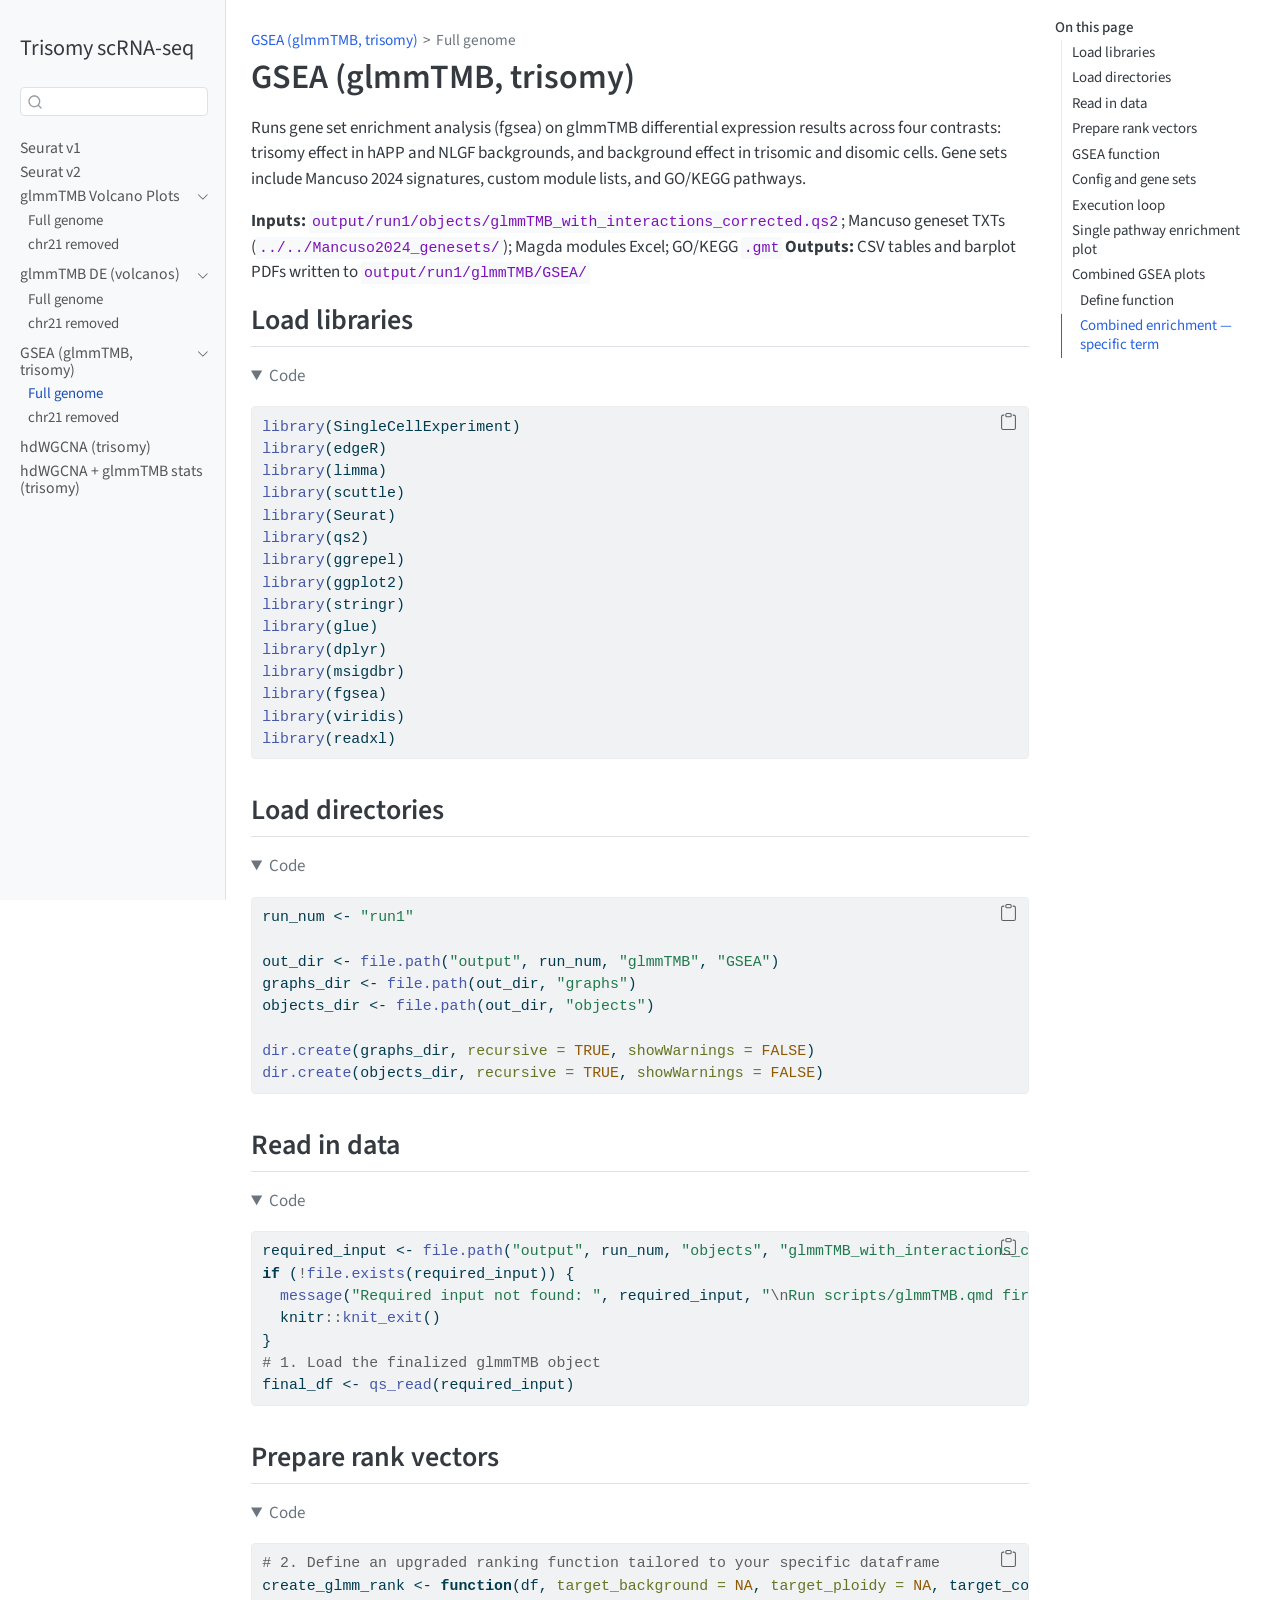
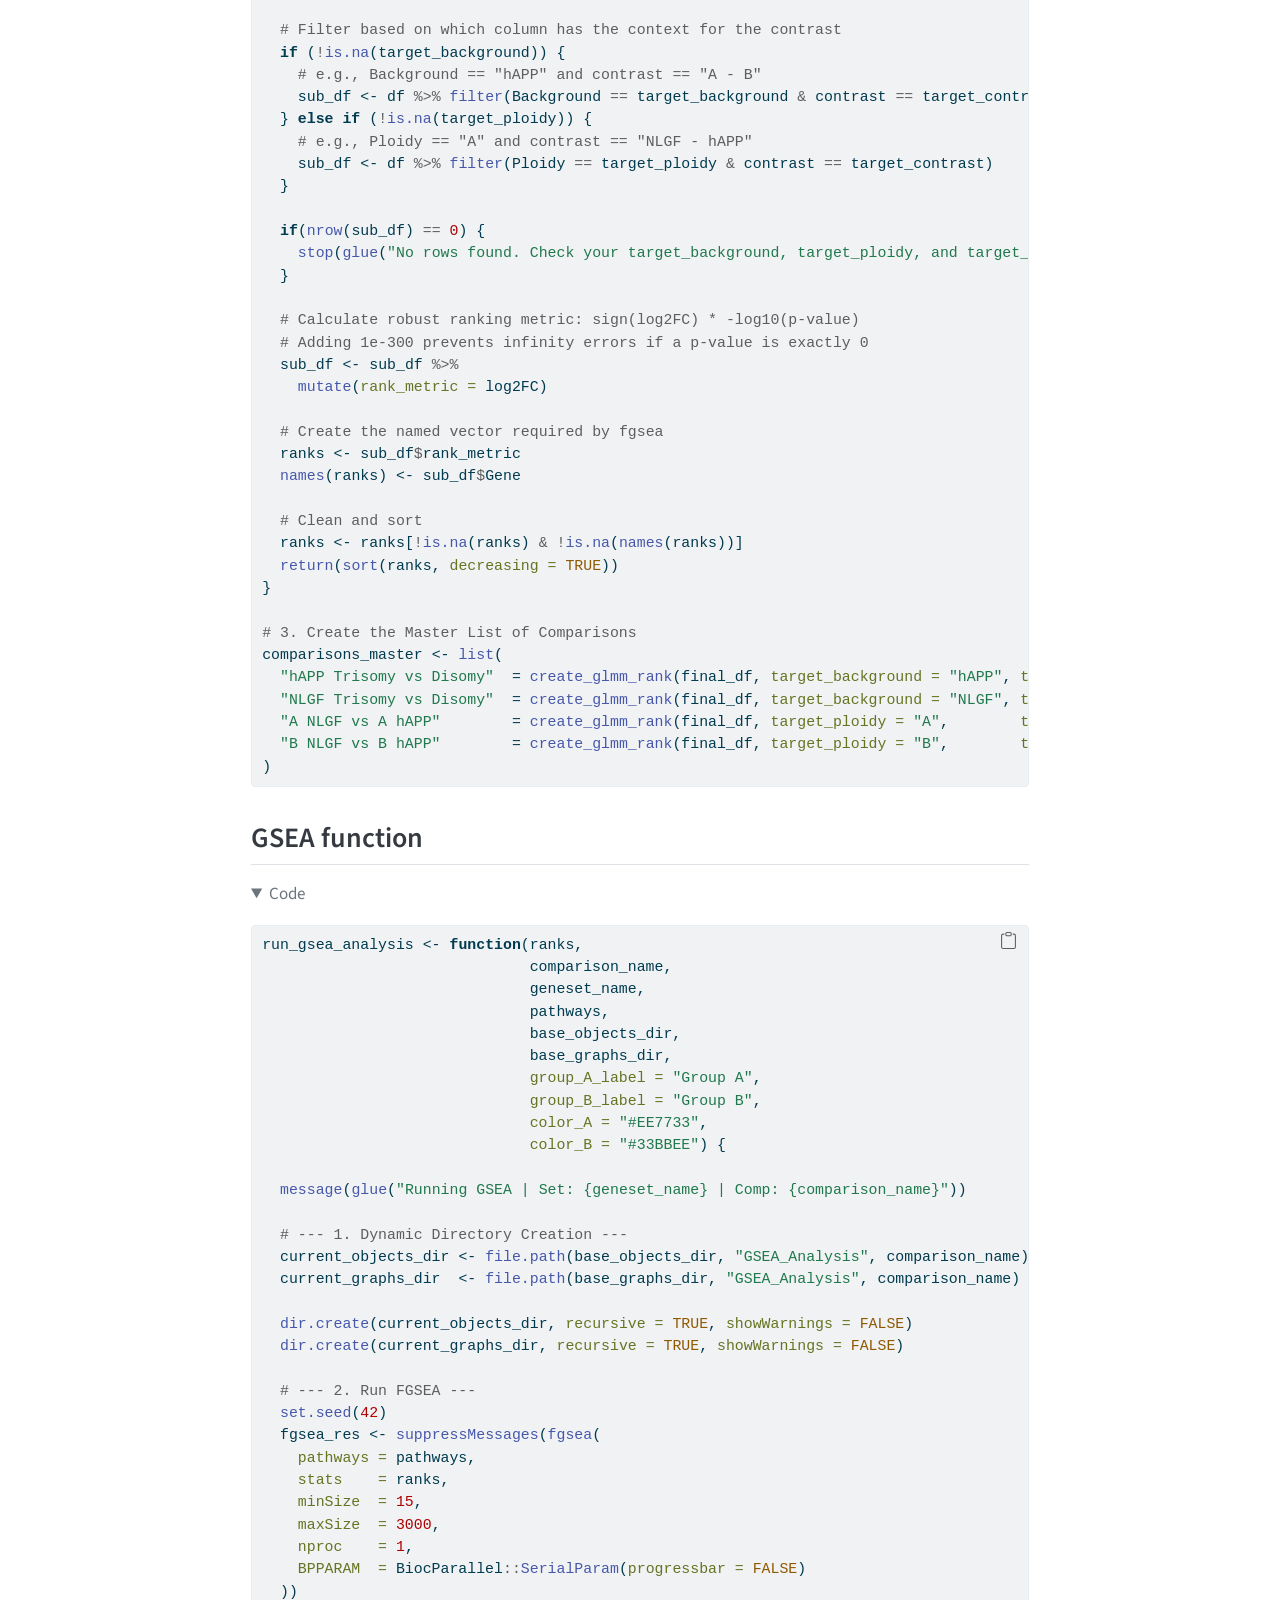
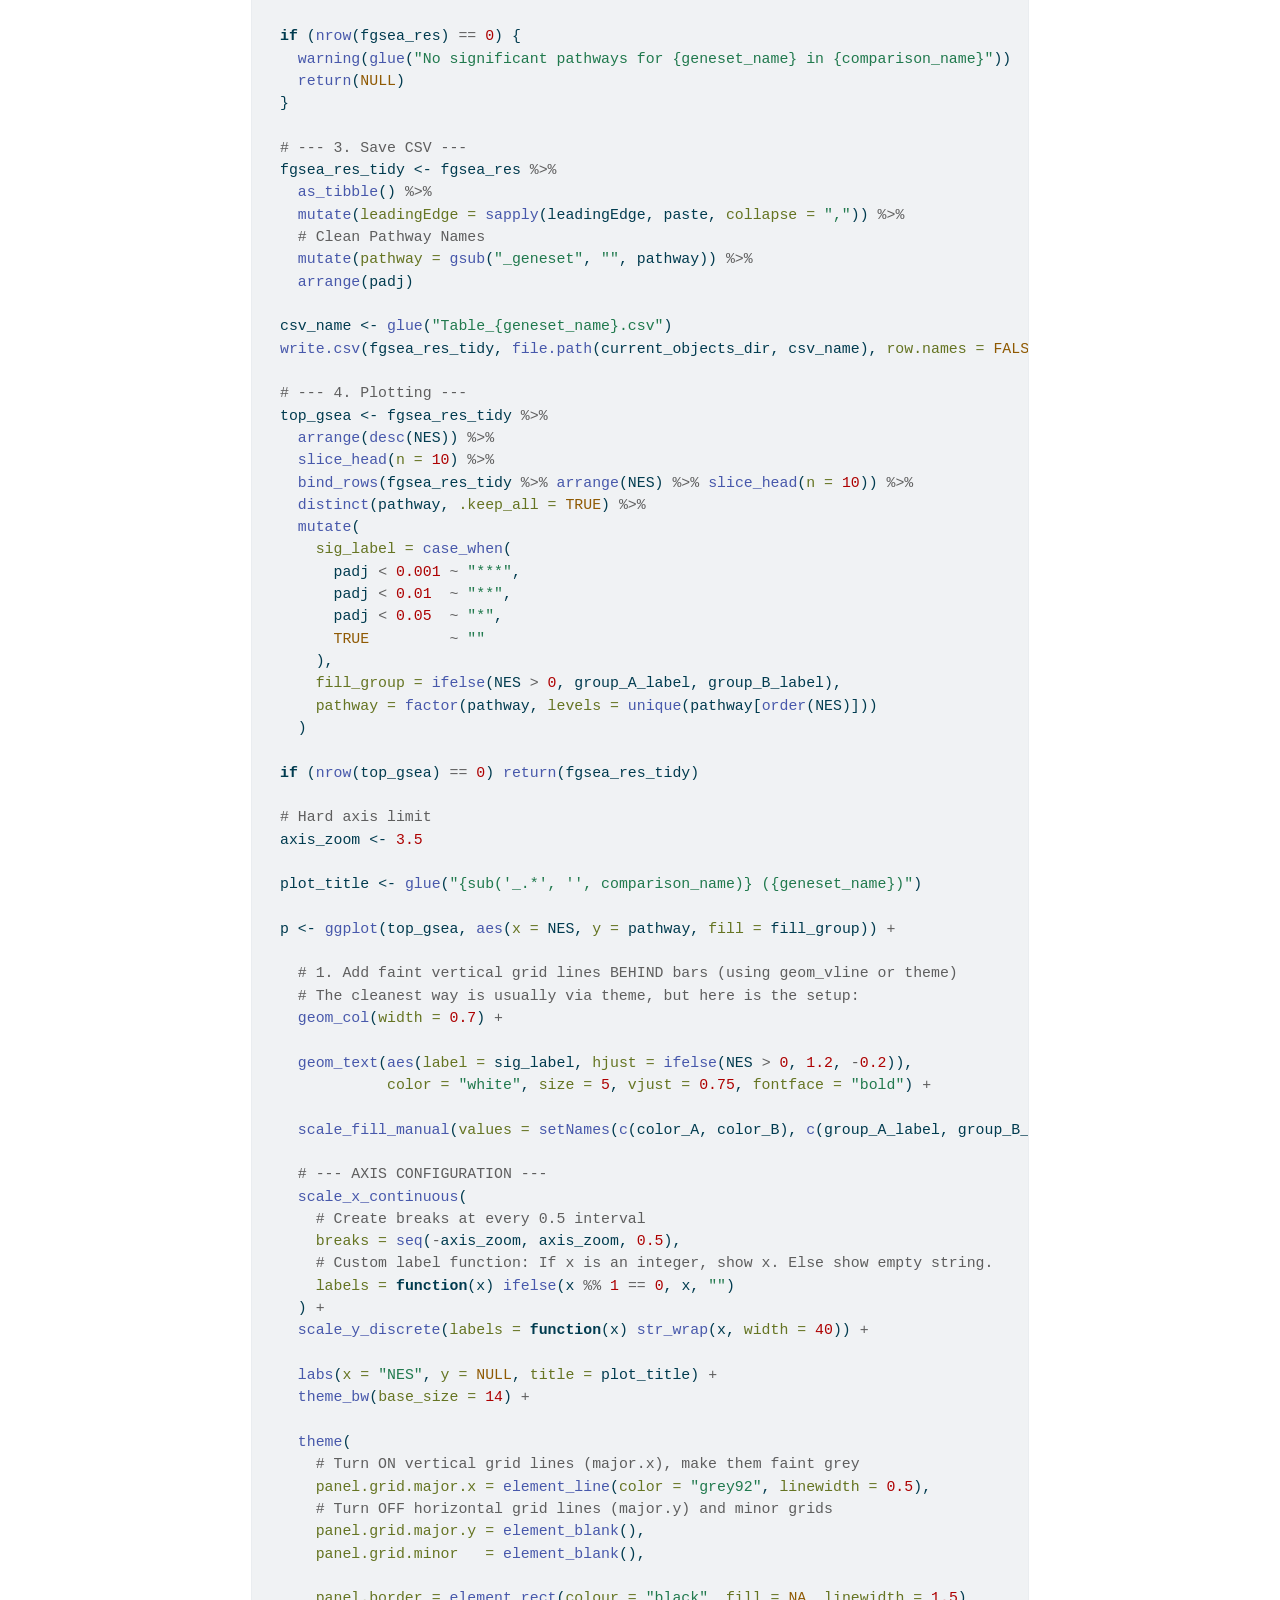
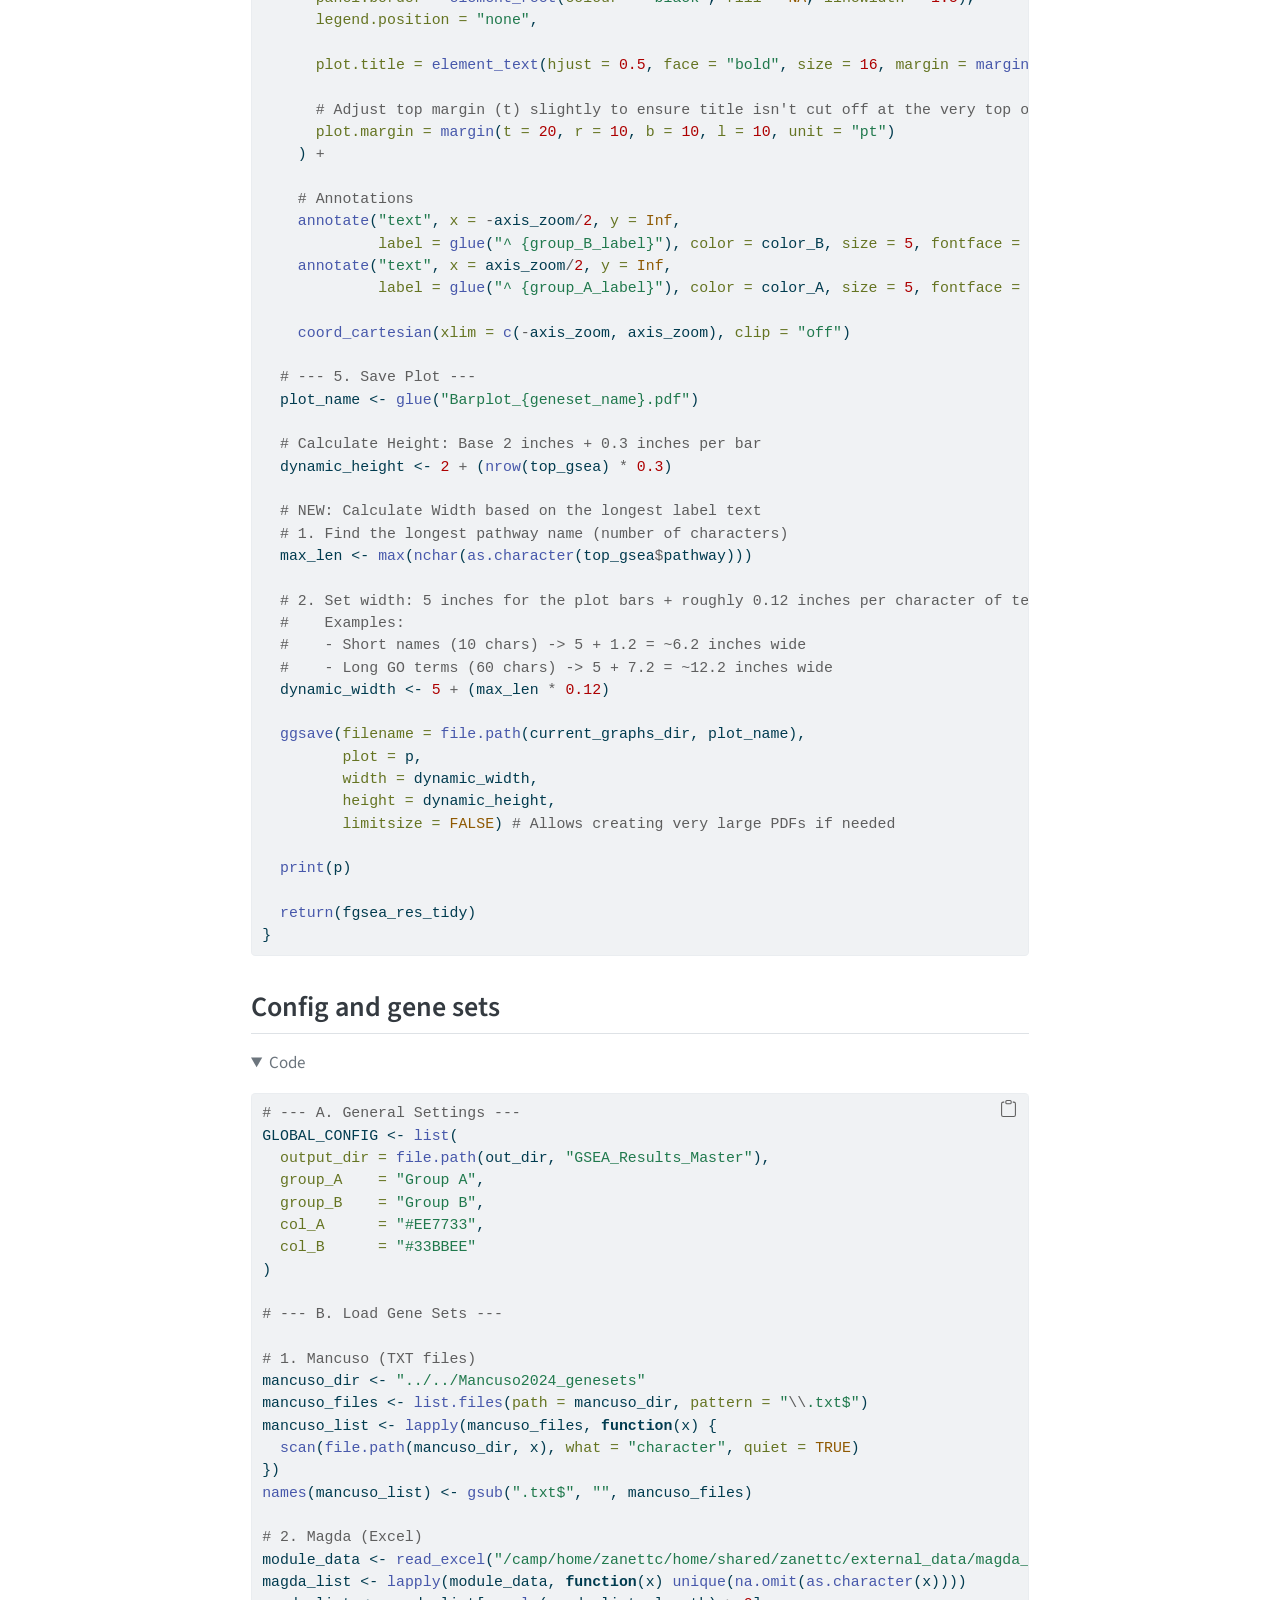
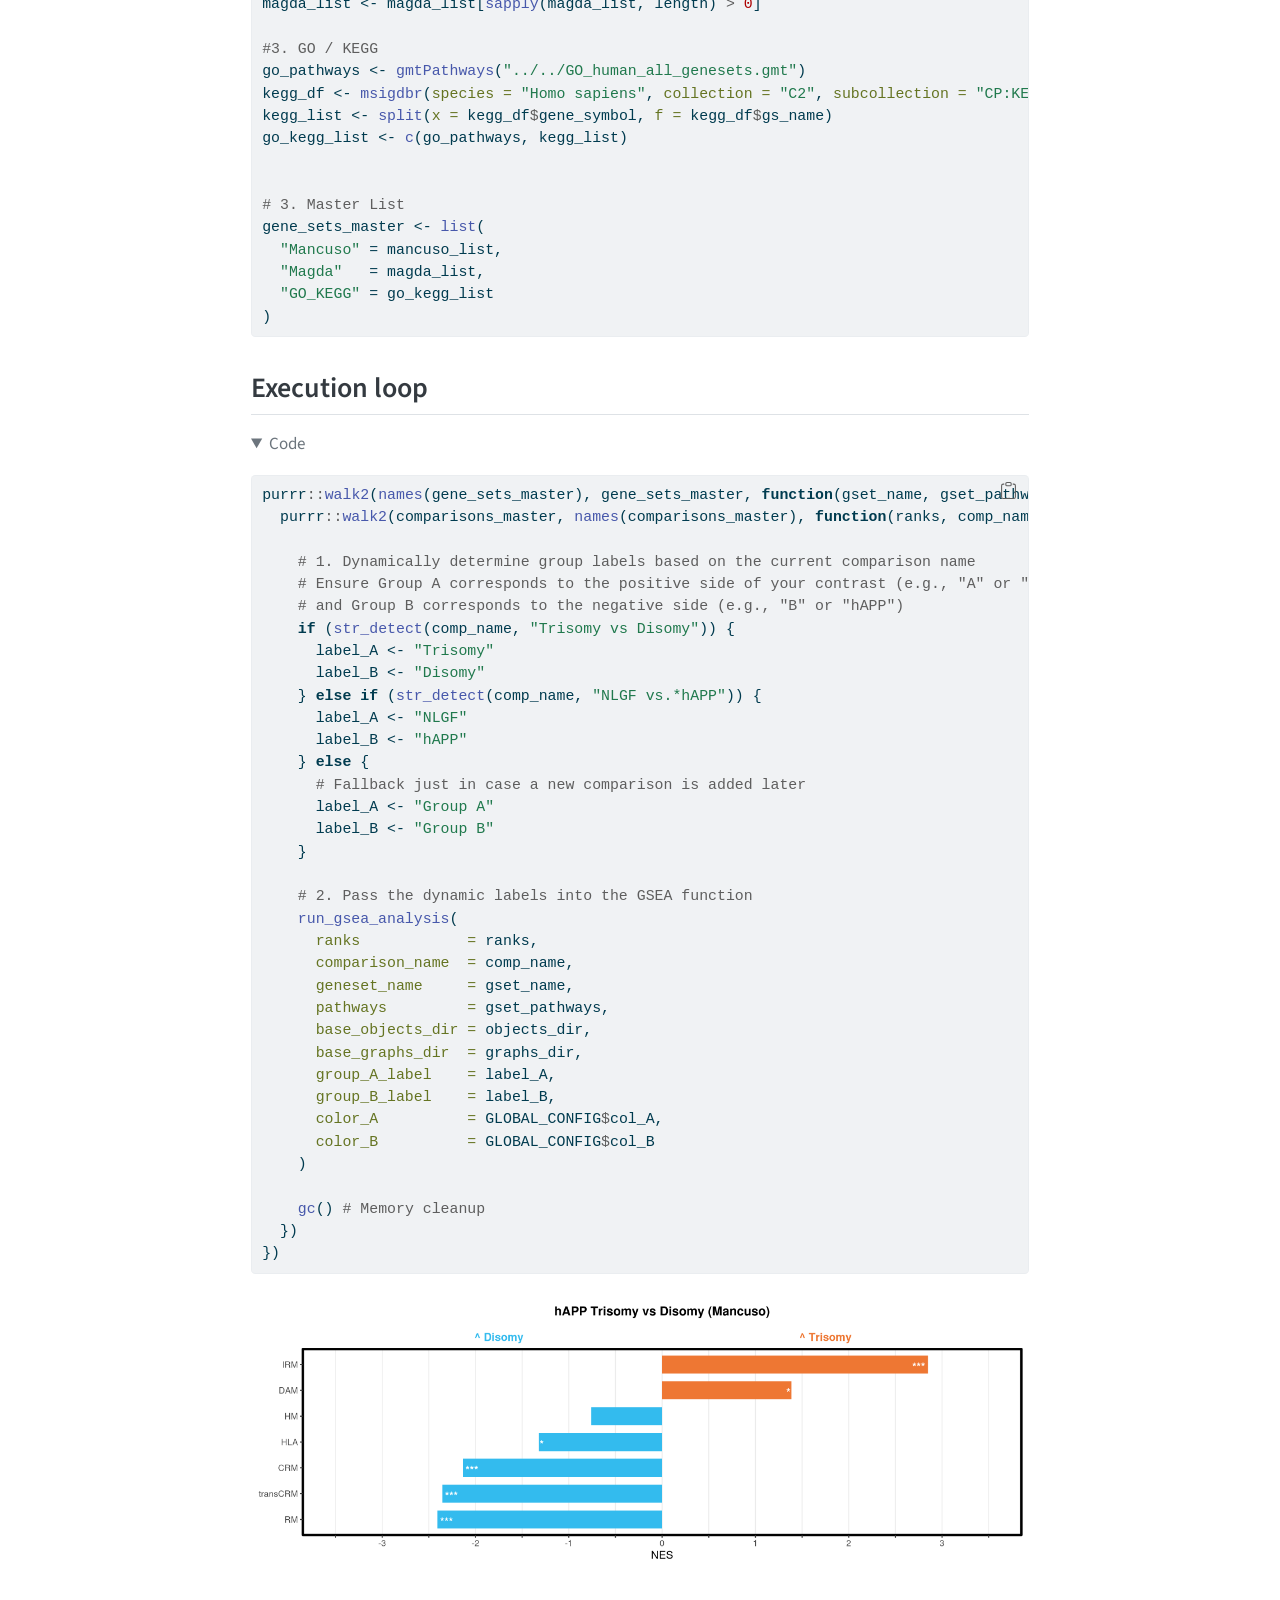
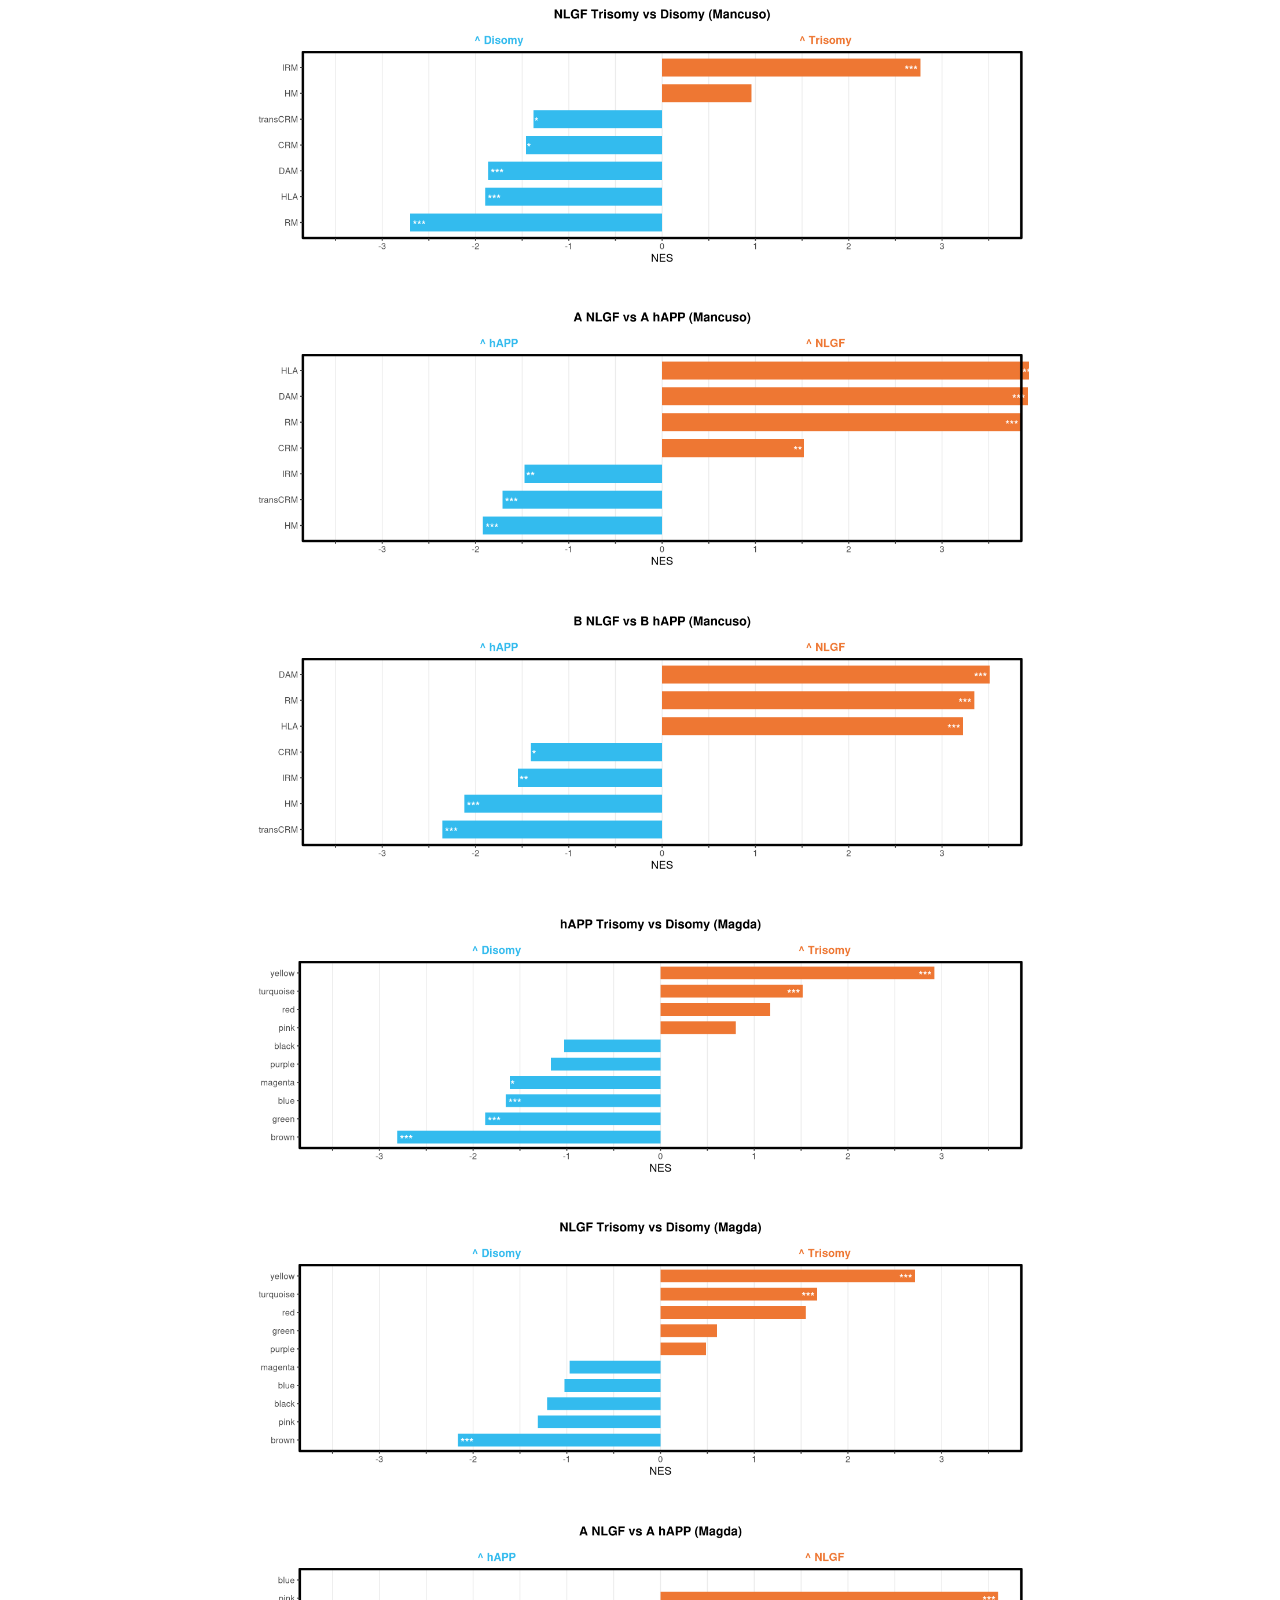
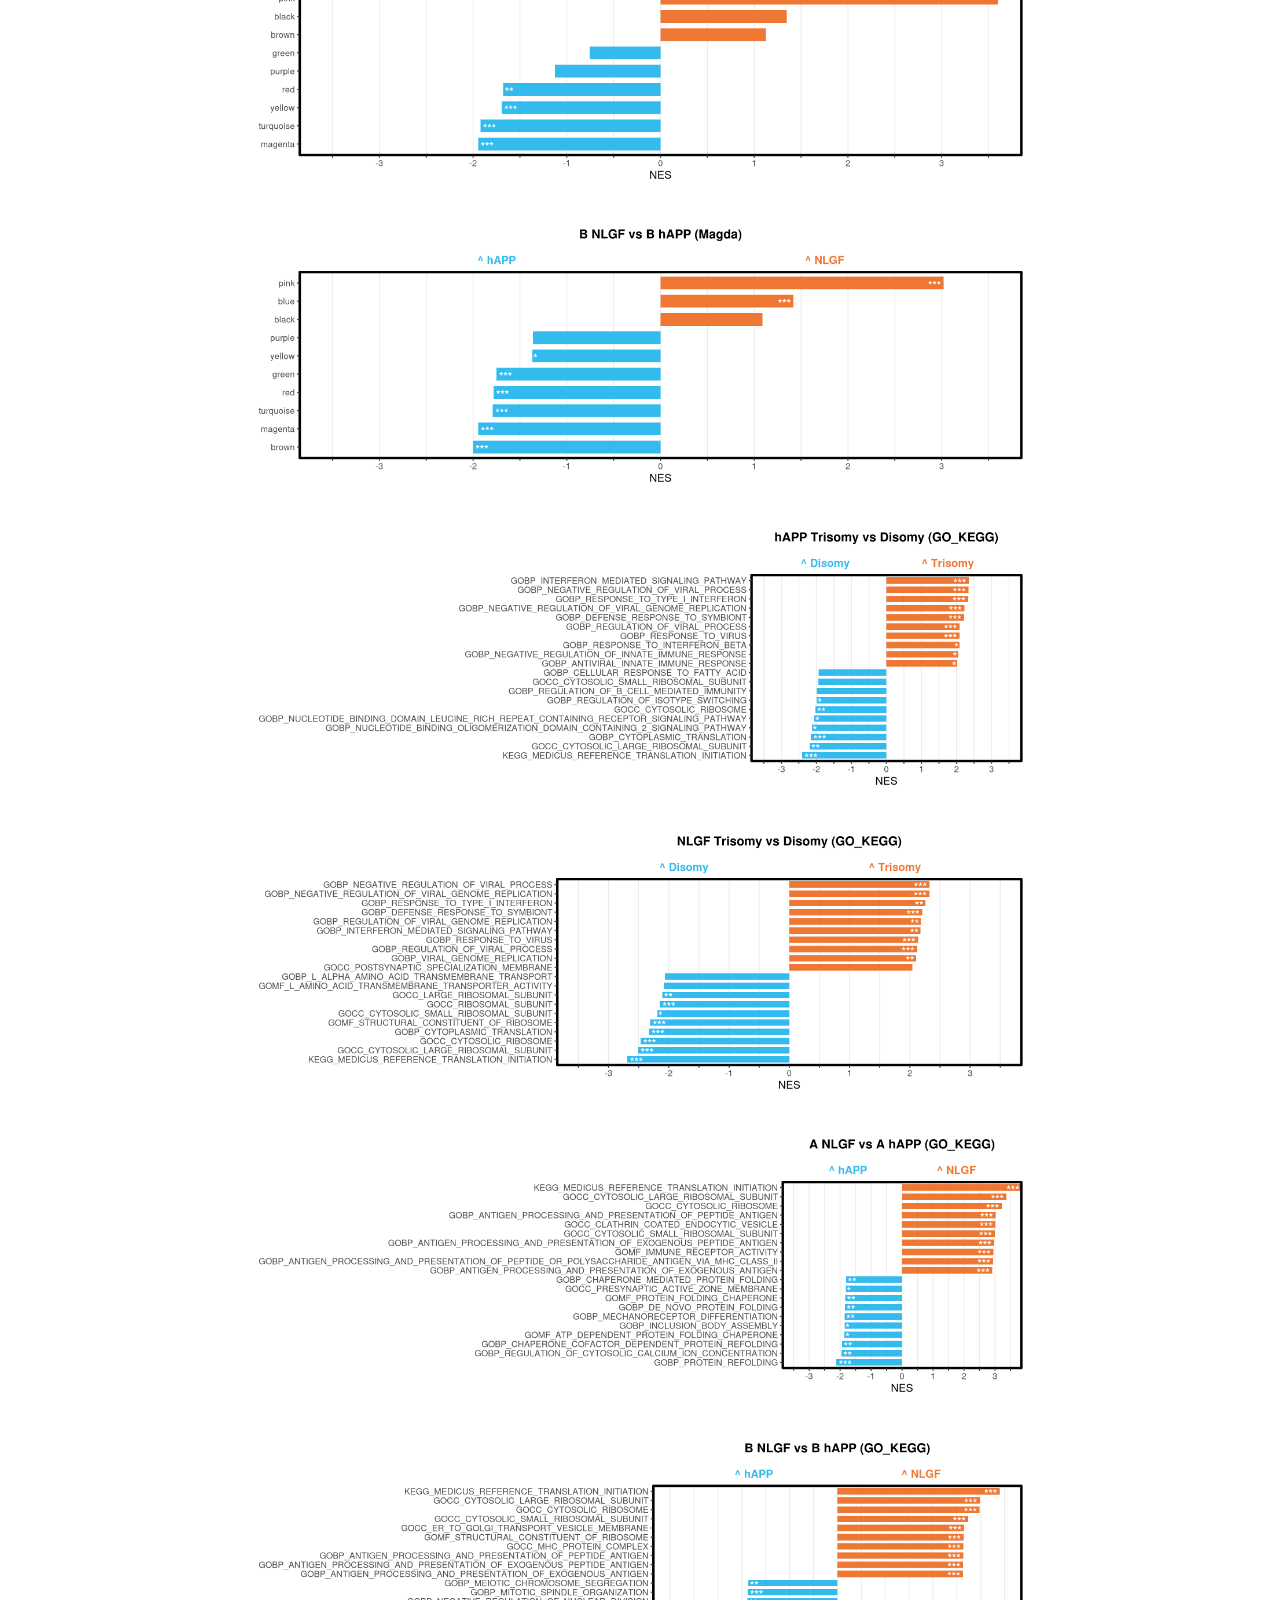
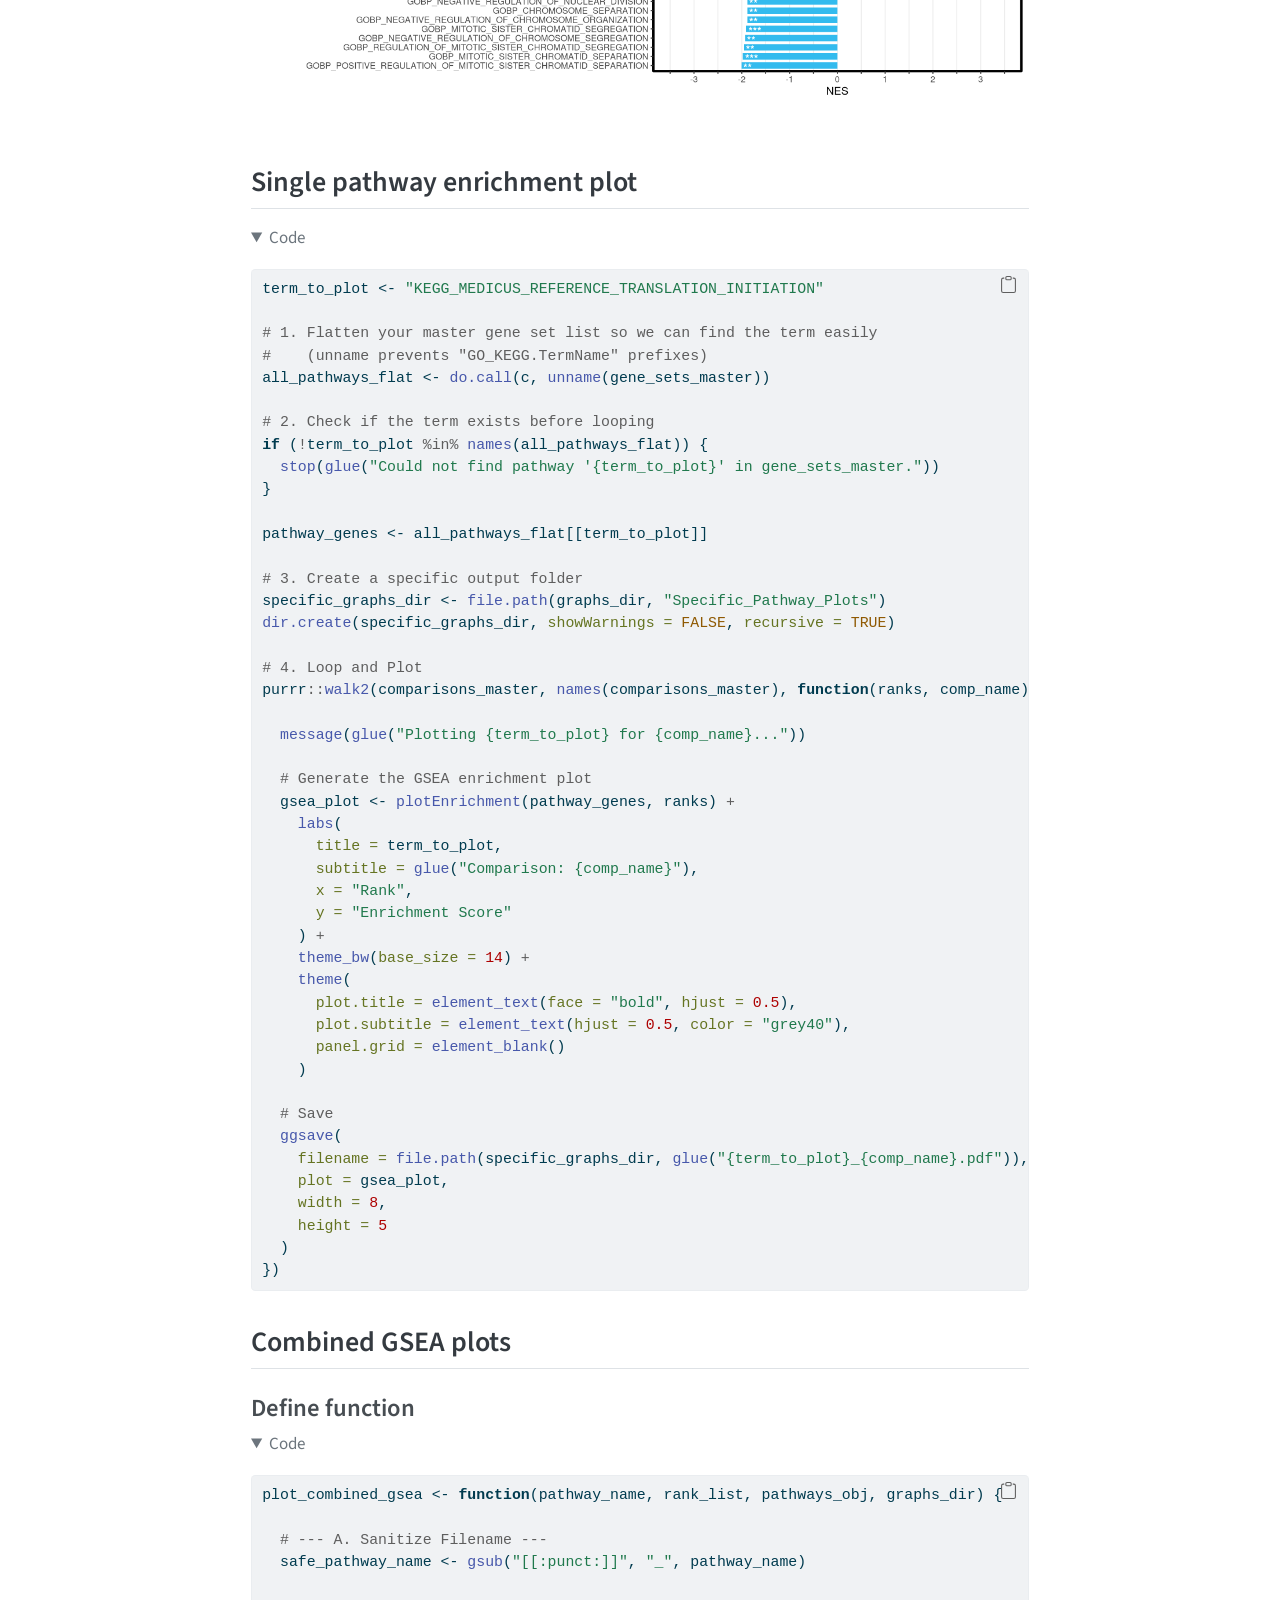
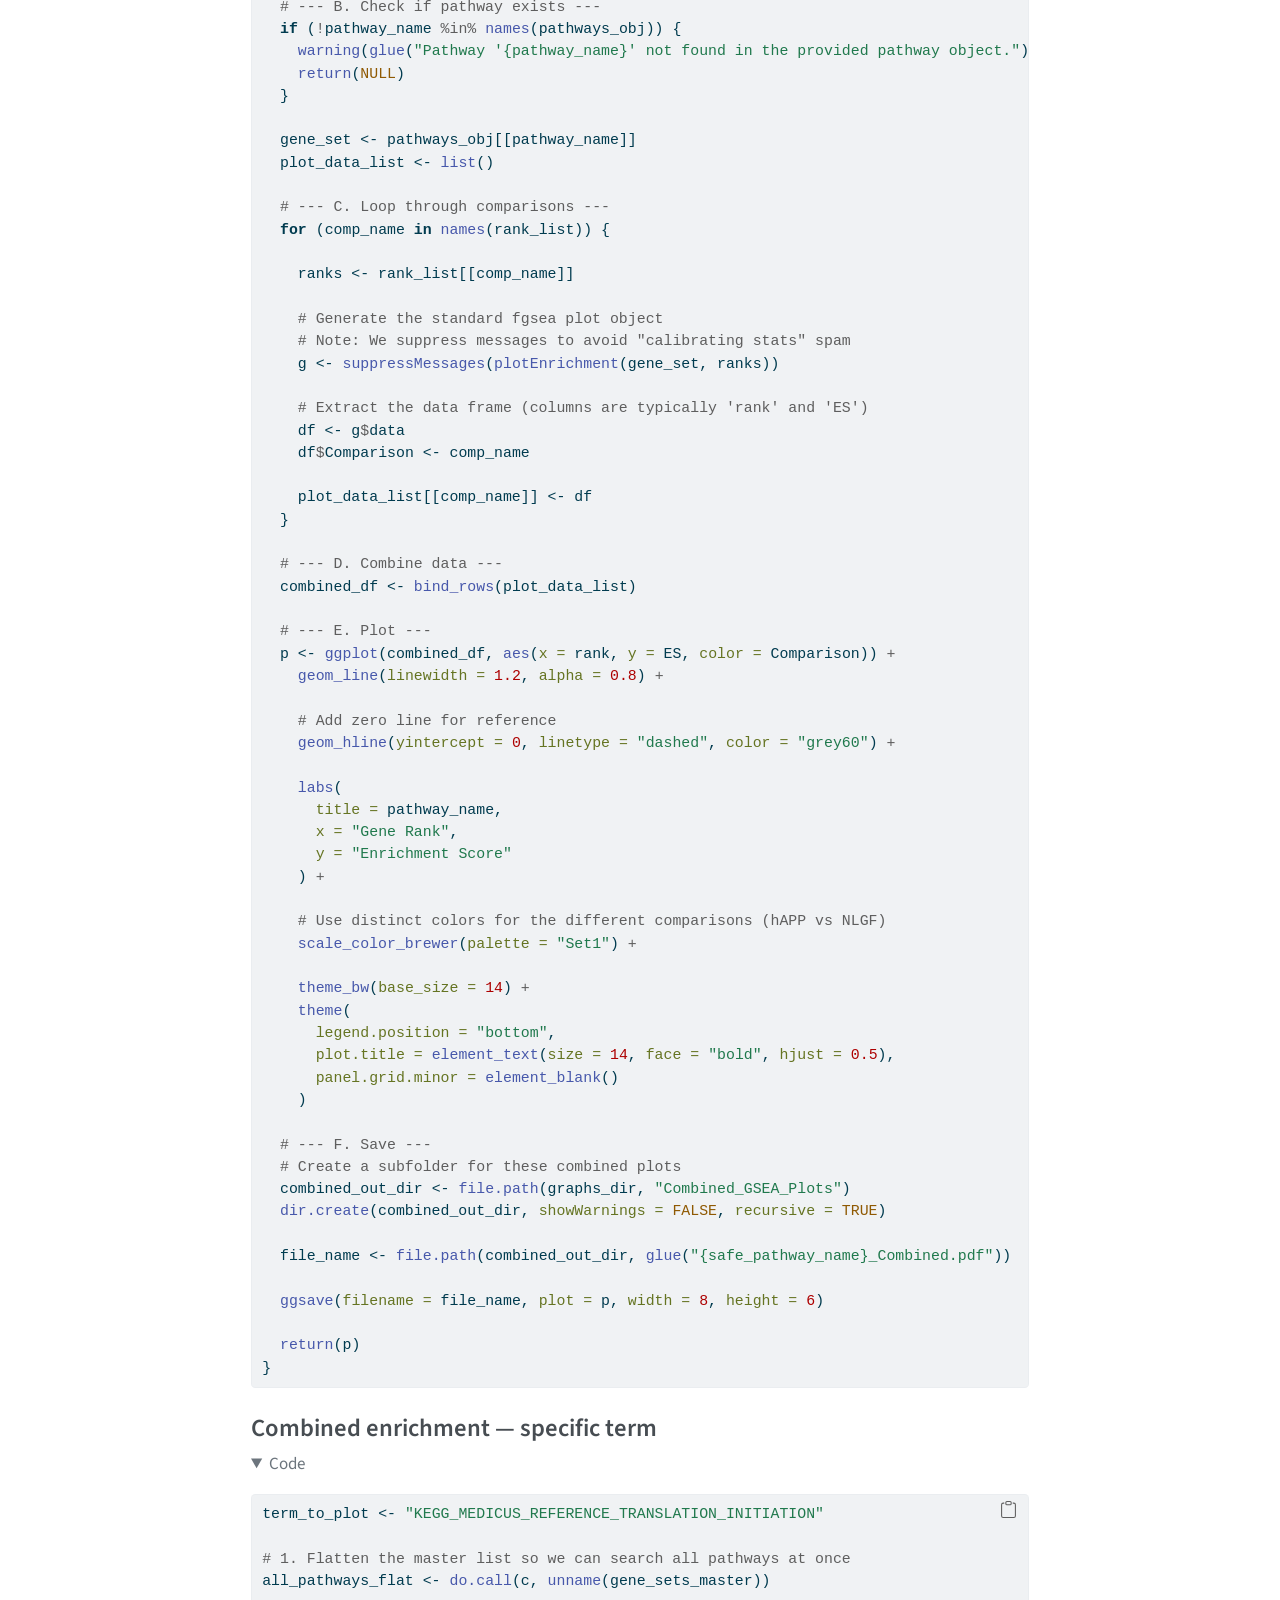
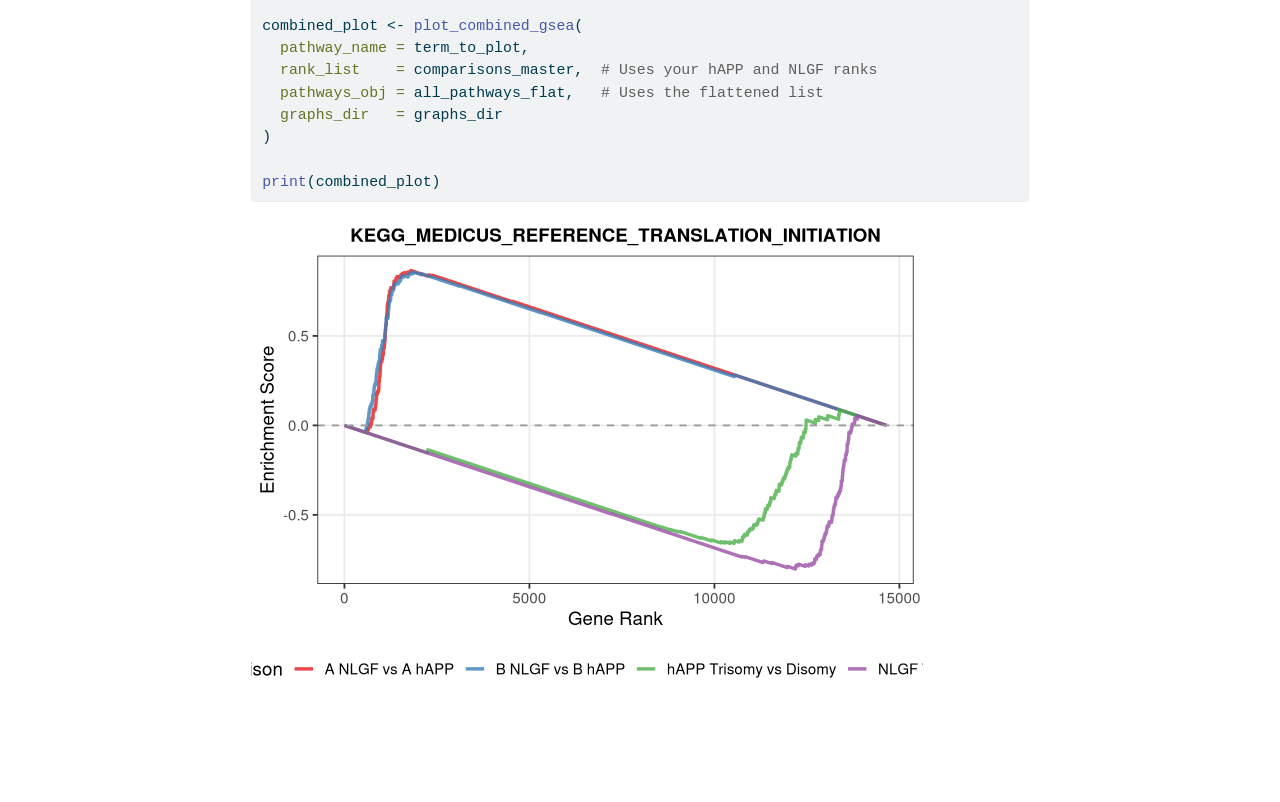
<file: docs/notebooks/gsea_glmmTMB_trisomy.html>
<!DOCTYPE html>
<html xmlns="http://www.w3.org/1999/xhtml" lang="en" xml:lang="en"><head>

<meta charset="utf-8">
<meta name="generator" content="quarto-1.5.57">

<meta name="viewport" content="width=device-width, initial-scale=1.0, user-scalable=yes">


<title>GSEA (glmmTMB, trisomy) – Trisomy scRNA-seq</title>
<style>
code{white-space: pre-wrap;}
span.smallcaps{font-variant: small-caps;}
div.columns{display: flex; gap: min(4vw, 1.5em);}
div.column{flex: auto; overflow-x: auto;}
div.hanging-indent{margin-left: 1.5em; text-indent: -1.5em;}
ul.task-list{list-style: none;}
ul.task-list li input[type="checkbox"] {
  width: 0.8em;
  margin: 0 0.8em 0.2em -1em; /* quarto-specific, see https://github.com/quarto-dev/quarto-cli/issues/4556 */ 
  vertical-align: middle;
}
/* CSS for syntax highlighting */
pre > code.sourceCode { white-space: pre; position: relative; }
pre > code.sourceCode > span { line-height: 1.25; }
pre > code.sourceCode > span:empty { height: 1.2em; }
.sourceCode { overflow: visible; }
code.sourceCode > span { color: inherit; text-decoration: inherit; }
div.sourceCode { margin: 1em 0; }
pre.sourceCode { margin: 0; }
@media screen {
div.sourceCode { overflow: auto; }
}
@media print {
pre > code.sourceCode { white-space: pre-wrap; }
pre > code.sourceCode > span { display: inline-block; text-indent: -5em; padding-left: 5em; }
}
pre.numberSource code
  { counter-reset: source-line 0; }
pre.numberSource code > span
  { position: relative; left: -4em; counter-increment: source-line; }
pre.numberSource code > span > a:first-child::before
  { content: counter(source-line);
    position: relative; left: -1em; text-align: right; vertical-align: baseline;
    border: none; display: inline-block;
    -webkit-touch-callout: none; -webkit-user-select: none;
    -khtml-user-select: none; -moz-user-select: none;
    -ms-user-select: none; user-select: none;
    padding: 0 4px; width: 4em;
  }
pre.numberSource { margin-left: 3em;  padding-left: 4px; }
div.sourceCode
  {   }
@media screen {
pre > code.sourceCode > span > a:first-child::before { text-decoration: underline; }
}
</style>


<script src="../site_libs/quarto-nav/quarto-nav.js"></script>
<script src="../site_libs/quarto-nav/headroom.min.js"></script>
<script src="../site_libs/clipboard/clipboard.min.js"></script>
<script src="../site_libs/quarto-search/autocomplete.umd.js"></script>
<script src="../site_libs/quarto-search/fuse.min.js"></script>
<script src="../site_libs/quarto-search/quarto-search.js"></script>
<meta name="quarto:offset" content="../">
<script src="../site_libs/quarto-html/quarto.js"></script>
<script src="../site_libs/quarto-html/popper.min.js"></script>
<script src="../site_libs/quarto-html/tippy.umd.min.js"></script>
<script src="../site_libs/quarto-html/anchor.min.js"></script>
<link href="../site_libs/quarto-html/tippy.css" rel="stylesheet">
<link href="../site_libs/quarto-html/quarto-syntax-highlighting.css" rel="stylesheet" id="quarto-text-highlighting-styles">
<script src="../site_libs/bootstrap/bootstrap.min.js"></script>
<link href="../site_libs/bootstrap/bootstrap-icons.css" rel="stylesheet">
<link href="../site_libs/bootstrap/bootstrap.min.css" rel="stylesheet" id="quarto-bootstrap" data-mode="light">
<script id="quarto-search-options" type="application/json">{
  "location": "sidebar",
  "copy-button": false,
  "collapse-after": 3,
  "panel-placement": "start",
  "type": "textbox",
  "limit": 50,
  "keyboard-shortcut": [
    "f",
    "/",
    "s"
  ],
  "show-item-context": false,
  "language": {
    "search-no-results-text": "No results",
    "search-matching-documents-text": "matching documents",
    "search-copy-link-title": "Copy link to search",
    "search-hide-matches-text": "Hide additional matches",
    "search-more-match-text": "more match in this document",
    "search-more-matches-text": "more matches in this document",
    "search-clear-button-title": "Clear",
    "search-text-placeholder": "",
    "search-detached-cancel-button-title": "Cancel",
    "search-submit-button-title": "Submit",
    "search-label": "Search"
  }
}</script>
<link href="../site_libs/pagedtable-1.1/css/pagedtable.css" rel="stylesheet">
<script src="../site_libs/pagedtable-1.1/js/pagedtable.js"></script>


</head>

<body class="nav-sidebar docked">

<div id="quarto-search-results"></div>
  <header id="quarto-header" class="headroom fixed-top">
  <nav class="quarto-secondary-nav">
    <div class="container-fluid d-flex">
      <button type="button" class="quarto-btn-toggle btn" data-bs-toggle="collapse" role="button" data-bs-target=".quarto-sidebar-collapse-item" aria-controls="quarto-sidebar" aria-expanded="false" aria-label="Toggle sidebar navigation" onclick="if (window.quartoToggleHeadroom) { window.quartoToggleHeadroom(); }">
        <i class="bi bi-layout-text-sidebar-reverse"></i>
      </button>
        <nav class="quarto-page-breadcrumbs" aria-label="breadcrumb"><ol class="breadcrumb"><li class="breadcrumb-item"><a href="../notebooks/gsea_glmmTMB_trisomy.html">GSEA (glmmTMB, trisomy)</a></li><li class="breadcrumb-item"><a href="../notebooks/gsea_glmmTMB_trisomy.html">Full genome</a></li></ol></nav>
        <a class="flex-grow-1" role="navigation" data-bs-toggle="collapse" data-bs-target=".quarto-sidebar-collapse-item" aria-controls="quarto-sidebar" aria-expanded="false" aria-label="Toggle sidebar navigation" onclick="if (window.quartoToggleHeadroom) { window.quartoToggleHeadroom(); }">      
        </a>
      <button type="button" class="btn quarto-search-button" aria-label="Search" onclick="window.quartoOpenSearch();">
        <i class="bi bi-search"></i>
      </button>
    </div>
  </nav>
</header>
<!-- content -->
<div id="quarto-content" class="quarto-container page-columns page-rows-contents page-layout-article">
<!-- sidebar -->
  <nav id="quarto-sidebar" class="sidebar collapse collapse-horizontal quarto-sidebar-collapse-item sidebar-navigation docked overflow-auto">
    <div class="pt-lg-2 mt-2 text-left sidebar-header">
    <div class="sidebar-title mb-0 py-0">
      <a href="../">Trisomy scRNA-seq</a> 
    </div>
      </div>
        <div class="mt-2 flex-shrink-0 align-items-center">
        <div class="sidebar-search">
        <div id="quarto-search" class="" title="Search"></div>
        </div>
        </div>
    <div class="sidebar-menu-container"> 
    <ul class="list-unstyled mt-1">
        <li class="sidebar-item">
  <div class="sidebar-item-container"> 
  <a href="../notebooks/seurat_trisomy_v1.html" class="sidebar-item-text sidebar-link">
 <span class="menu-text">Seurat v1</span></a>
  </div>
</li>
        <li class="sidebar-item">
  <div class="sidebar-item-container"> 
  <a href="../notebooks/seurat_trisomy_v2.html" class="sidebar-item-text sidebar-link">
 <span class="menu-text">Seurat v2</span></a>
  </div>
</li>
        <li class="sidebar-item sidebar-item-section">
      <div class="sidebar-item-container"> 
            <a class="sidebar-item-text sidebar-link text-start" data-bs-toggle="collapse" data-bs-target="#quarto-sidebar-section-1" role="navigation" aria-expanded="true">
 <span class="menu-text">glmmTMB Volcano Plots</span></a>
          <a class="sidebar-item-toggle text-start" data-bs-toggle="collapse" data-bs-target="#quarto-sidebar-section-1" role="navigation" aria-expanded="true" aria-label="Toggle section">
            <i class="bi bi-chevron-right ms-2"></i>
          </a> 
      </div>
      <ul id="quarto-sidebar-section-1" class="collapse list-unstyled sidebar-section depth1 show">  
          <li class="sidebar-item">
  <div class="sidebar-item-container"> 
  <a href="../notebooks/glmmTMB_volcanos.html" class="sidebar-item-text sidebar-link">
 <span class="menu-text">Full genome</span></a>
  </div>
</li>
          <li class="sidebar-item">
  <div class="sidebar-item-container"> 
  <a href="../notebooks/glmmTMB_volcanos_chr21_removed.html" class="sidebar-item-text sidebar-link">
 <span class="menu-text">chr21 removed</span></a>
  </div>
</li>
      </ul>
  </li>
        <li class="sidebar-item sidebar-item-section">
      <div class="sidebar-item-container"> 
            <a class="sidebar-item-text sidebar-link text-start" data-bs-toggle="collapse" data-bs-target="#quarto-sidebar-section-2" role="navigation" aria-expanded="true">
 <span class="menu-text">glmmTMB DE (volcanos)</span></a>
          <a class="sidebar-item-toggle text-start" data-bs-toggle="collapse" data-bs-target="#quarto-sidebar-section-2" role="navigation" aria-expanded="true" aria-label="Toggle section">
            <i class="bi bi-chevron-right ms-2"></i>
          </a> 
      </div>
      <ul id="quarto-sidebar-section-2" class="collapse list-unstyled sidebar-section depth1 show">  
          <li class="sidebar-item">
  <div class="sidebar-item-container"> 
  <a href="../notebooks/glmmTMB_DE.html" class="sidebar-item-text sidebar-link">
 <span class="menu-text">Full genome</span></a>
  </div>
</li>
          <li class="sidebar-item">
  <div class="sidebar-item-container"> 
  <a href="../notebooks/glmmTMB_DE_chr21_removed.html" class="sidebar-item-text sidebar-link">
 <span class="menu-text">chr21 removed</span></a>
  </div>
</li>
      </ul>
  </li>
        <li class="sidebar-item sidebar-item-section">
      <div class="sidebar-item-container"> 
            <a class="sidebar-item-text sidebar-link text-start" data-bs-toggle="collapse" data-bs-target="#quarto-sidebar-section-3" role="navigation" aria-expanded="true">
 <span class="menu-text">GSEA (glmmTMB, trisomy)</span></a>
          <a class="sidebar-item-toggle text-start" data-bs-toggle="collapse" data-bs-target="#quarto-sidebar-section-3" role="navigation" aria-expanded="true" aria-label="Toggle section">
            <i class="bi bi-chevron-right ms-2"></i>
          </a> 
      </div>
      <ul id="quarto-sidebar-section-3" class="collapse list-unstyled sidebar-section depth1 show">  
          <li class="sidebar-item">
  <div class="sidebar-item-container"> 
  <a href="../notebooks/gsea_glmmTMB_trisomy.html" class="sidebar-item-text sidebar-link active">
 <span class="menu-text">Full genome</span></a>
  </div>
</li>
          <li class="sidebar-item">
  <div class="sidebar-item-container"> 
  <a href="../notebooks/gsea_glmmTMB_trisomy_chr21_removed.html" class="sidebar-item-text sidebar-link">
 <span class="menu-text">chr21 removed</span></a>
  </div>
</li>
      </ul>
  </li>
        <li class="sidebar-item">
  <div class="sidebar-item-container"> 
  <a href="../notebooks/hdwgcna_trisomy.html" class="sidebar-item-text sidebar-link">
 <span class="menu-text">hdWGCNA (trisomy)</span></a>
  </div>
</li>
        <li class="sidebar-item">
  <div class="sidebar-item-container"> 
  <a href="../notebooks/hdwgcna_glmmTMB_stats_trisomy.html" class="sidebar-item-text sidebar-link">
 <span class="menu-text">hdWGCNA + glmmTMB stats (trisomy)</span></a>
  </div>
</li>
    </ul>
    </div>
</nav>
<div id="quarto-sidebar-glass" class="quarto-sidebar-collapse-item" data-bs-toggle="collapse" data-bs-target=".quarto-sidebar-collapse-item"></div>
<!-- margin-sidebar -->
    <div id="quarto-margin-sidebar" class="sidebar margin-sidebar">
        <nav id="TOC" role="doc-toc" class="toc-active">
    <h2 id="toc-title">On this page</h2>
   
  <ul>
  <li><a href="#load-libraries" id="toc-load-libraries" class="nav-link active" data-scroll-target="#load-libraries">Load libraries</a></li>
  <li><a href="#load-directories" id="toc-load-directories" class="nav-link" data-scroll-target="#load-directories">Load directories</a></li>
  <li><a href="#read-in-data" id="toc-read-in-data" class="nav-link" data-scroll-target="#read-in-data">Read in data</a></li>
  <li><a href="#prepare-rank-vectors" id="toc-prepare-rank-vectors" class="nav-link" data-scroll-target="#prepare-rank-vectors">Prepare rank vectors</a></li>
  <li><a href="#gsea-function" id="toc-gsea-function" class="nav-link" data-scroll-target="#gsea-function">GSEA function</a></li>
  <li><a href="#config-and-gene-sets" id="toc-config-and-gene-sets" class="nav-link" data-scroll-target="#config-and-gene-sets">Config and gene sets</a></li>
  <li><a href="#execution-loop" id="toc-execution-loop" class="nav-link" data-scroll-target="#execution-loop">Execution loop</a></li>
  <li><a href="#single-pathway-enrichment-plot" id="toc-single-pathway-enrichment-plot" class="nav-link" data-scroll-target="#single-pathway-enrichment-plot">Single pathway enrichment plot</a></li>
  <li><a href="#combined-gsea-plots" id="toc-combined-gsea-plots" class="nav-link" data-scroll-target="#combined-gsea-plots">Combined GSEA plots</a>
  <ul class="collapse">
  <li><a href="#define-function" id="toc-define-function" class="nav-link" data-scroll-target="#define-function">Define function</a></li>
  <li><a href="#combined-enrichment-specific-term" id="toc-combined-enrichment-specific-term" class="nav-link" data-scroll-target="#combined-enrichment-specific-term">Combined enrichment — specific term</a></li>
  </ul></li>
  </ul>
</nav>
    </div>
<!-- main -->
<main class="content" id="quarto-document-content">

<header id="title-block-header" class="quarto-title-block default"><nav class="quarto-page-breadcrumbs quarto-title-breadcrumbs d-none d-lg-block" aria-label="breadcrumb"><ol class="breadcrumb"><li class="breadcrumb-item"><a href="../notebooks/gsea_glmmTMB_trisomy.html">GSEA (glmmTMB, trisomy)</a></li><li class="breadcrumb-item"><a href="../notebooks/gsea_glmmTMB_trisomy.html">Full genome</a></li></ol></nav>
<div class="quarto-title">
<h1 class="title">GSEA (glmmTMB, trisomy)</h1>
</div>



<div class="quarto-title-meta">

    
  
    
  </div>
  


</header>


<p>Runs gene set enrichment analysis (fgsea) on glmmTMB differential expression results across four contrasts: trisomy effect in hAPP and NLGF backgrounds, and background effect in trisomic and disomic cells. Gene sets include Mancuso 2024 signatures, custom module lists, and GO/KEGG pathways.</p>
<p><strong>Inputs:</strong> <code>output/run1/objects/glmmTMB_with_interactions_corrected.qs2</code>; Mancuso geneset TXTs (<code>../../Mancuso2024_genesets/</code>); Magda modules Excel; GO/KEGG <code>.gmt</code> <strong>Outputs:</strong> CSV tables and barplot PDFs written to <code>output/run1/glmmTMB/GSEA/</code></p>
<section id="load-libraries" class="level2">
<h2 class="anchored" data-anchor-id="load-libraries">Load libraries</h2>
<div class="cell">
<details open="" class="code-fold">
<summary>Code</summary>
<div class="sourceCode cell-code" id="cb1"><pre class="sourceCode r code-with-copy"><code class="sourceCode r"><span id="cb1-1"><a href="#cb1-1" aria-hidden="true" tabindex="-1"></a><span class="fu">library</span>(SingleCellExperiment)</span>
<span id="cb1-2"><a href="#cb1-2" aria-hidden="true" tabindex="-1"></a><span class="fu">library</span>(edgeR)</span>
<span id="cb1-3"><a href="#cb1-3" aria-hidden="true" tabindex="-1"></a><span class="fu">library</span>(limma)</span>
<span id="cb1-4"><a href="#cb1-4" aria-hidden="true" tabindex="-1"></a><span class="fu">library</span>(scuttle)</span>
<span id="cb1-5"><a href="#cb1-5" aria-hidden="true" tabindex="-1"></a><span class="fu">library</span>(Seurat)</span>
<span id="cb1-6"><a href="#cb1-6" aria-hidden="true" tabindex="-1"></a><span class="fu">library</span>(qs2)</span>
<span id="cb1-7"><a href="#cb1-7" aria-hidden="true" tabindex="-1"></a><span class="fu">library</span>(ggrepel)</span>
<span id="cb1-8"><a href="#cb1-8" aria-hidden="true" tabindex="-1"></a><span class="fu">library</span>(ggplot2)</span>
<span id="cb1-9"><a href="#cb1-9" aria-hidden="true" tabindex="-1"></a><span class="fu">library</span>(stringr)</span>
<span id="cb1-10"><a href="#cb1-10" aria-hidden="true" tabindex="-1"></a><span class="fu">library</span>(glue)</span>
<span id="cb1-11"><a href="#cb1-11" aria-hidden="true" tabindex="-1"></a><span class="fu">library</span>(dplyr)</span>
<span id="cb1-12"><a href="#cb1-12" aria-hidden="true" tabindex="-1"></a><span class="fu">library</span>(msigdbr)</span>
<span id="cb1-13"><a href="#cb1-13" aria-hidden="true" tabindex="-1"></a><span class="fu">library</span>(fgsea)</span>
<span id="cb1-14"><a href="#cb1-14" aria-hidden="true" tabindex="-1"></a><span class="fu">library</span>(viridis)</span>
<span id="cb1-15"><a href="#cb1-15" aria-hidden="true" tabindex="-1"></a><span class="fu">library</span>(readxl)</span></code><button title="Copy to Clipboard" class="code-copy-button"><i class="bi"></i></button></pre></div>
</details>
</div>
</section>
<section id="load-directories" class="level2">
<h2 class="anchored" data-anchor-id="load-directories">Load directories</h2>
<div class="cell">
<details open="" class="code-fold">
<summary>Code</summary>
<div class="sourceCode cell-code" id="cb2"><pre class="sourceCode r code-with-copy"><code class="sourceCode r"><span id="cb2-1"><a href="#cb2-1" aria-hidden="true" tabindex="-1"></a>run_num <span class="ot">&lt;-</span> <span class="st">"run1"</span></span>
<span id="cb2-2"><a href="#cb2-2" aria-hidden="true" tabindex="-1"></a></span>
<span id="cb2-3"><a href="#cb2-3" aria-hidden="true" tabindex="-1"></a>out_dir <span class="ot">&lt;-</span> <span class="fu">file.path</span>(<span class="st">"output"</span>, run_num, <span class="st">"glmmTMB"</span>, <span class="st">"GSEA"</span>)</span>
<span id="cb2-4"><a href="#cb2-4" aria-hidden="true" tabindex="-1"></a>graphs_dir <span class="ot">&lt;-</span> <span class="fu">file.path</span>(out_dir, <span class="st">"graphs"</span>)</span>
<span id="cb2-5"><a href="#cb2-5" aria-hidden="true" tabindex="-1"></a>objects_dir <span class="ot">&lt;-</span> <span class="fu">file.path</span>(out_dir, <span class="st">"objects"</span>)</span>
<span id="cb2-6"><a href="#cb2-6" aria-hidden="true" tabindex="-1"></a></span>
<span id="cb2-7"><a href="#cb2-7" aria-hidden="true" tabindex="-1"></a><span class="fu">dir.create</span>(graphs_dir, <span class="at">recursive =</span> <span class="cn">TRUE</span>, <span class="at">showWarnings =</span> <span class="cn">FALSE</span>)</span>
<span id="cb2-8"><a href="#cb2-8" aria-hidden="true" tabindex="-1"></a><span class="fu">dir.create</span>(objects_dir, <span class="at">recursive =</span> <span class="cn">TRUE</span>, <span class="at">showWarnings =</span> <span class="cn">FALSE</span>)</span></code><button title="Copy to Clipboard" class="code-copy-button"><i class="bi"></i></button></pre></div>
</details>
</div>
</section>
<section id="read-in-data" class="level2">
<h2 class="anchored" data-anchor-id="read-in-data">Read in data</h2>
<div class="cell">
<details open="" class="code-fold">
<summary>Code</summary>
<div class="sourceCode cell-code" id="cb3"><pre class="sourceCode r code-with-copy"><code class="sourceCode r"><span id="cb3-1"><a href="#cb3-1" aria-hidden="true" tabindex="-1"></a>required_input <span class="ot">&lt;-</span> <span class="fu">file.path</span>(<span class="st">"output"</span>, run_num, <span class="st">"objects"</span>, <span class="st">"glmmTMB_with_interactions_corrected.qs2"</span>)</span>
<span id="cb3-2"><a href="#cb3-2" aria-hidden="true" tabindex="-1"></a><span class="cf">if</span> (<span class="sc">!</span><span class="fu">file.exists</span>(required_input)) {</span>
<span id="cb3-3"><a href="#cb3-3" aria-hidden="true" tabindex="-1"></a>  <span class="fu">message</span>(<span class="st">"Required input not found: "</span>, required_input, <span class="st">"</span><span class="sc">\n</span><span class="st">Run scripts/glmmTMB.qmd first."</span>)</span>
<span id="cb3-4"><a href="#cb3-4" aria-hidden="true" tabindex="-1"></a>  knitr<span class="sc">::</span><span class="fu">knit_exit</span>()</span>
<span id="cb3-5"><a href="#cb3-5" aria-hidden="true" tabindex="-1"></a>}</span>
<span id="cb3-6"><a href="#cb3-6" aria-hidden="true" tabindex="-1"></a><span class="co"># 1. Load the finalized glmmTMB object</span></span>
<span id="cb3-7"><a href="#cb3-7" aria-hidden="true" tabindex="-1"></a>final_df <span class="ot">&lt;-</span> <span class="fu">qs_read</span>(required_input)</span></code><button title="Copy to Clipboard" class="code-copy-button"><i class="bi"></i></button></pre></div>
</details>
</div>
</section>
<section id="prepare-rank-vectors" class="level2">
<h2 class="anchored" data-anchor-id="prepare-rank-vectors">Prepare rank vectors</h2>
<div class="cell">
<details open="" class="code-fold">
<summary>Code</summary>
<div class="sourceCode cell-code" id="cb4"><pre class="sourceCode r code-with-copy"><code class="sourceCode r"><span id="cb4-1"><a href="#cb4-1" aria-hidden="true" tabindex="-1"></a><span class="co"># 2. Define an upgraded ranking function tailored to your specific dataframe</span></span>
<span id="cb4-2"><a href="#cb4-2" aria-hidden="true" tabindex="-1"></a>create_glmm_rank <span class="ot">&lt;-</span> <span class="cf">function</span>(df, <span class="at">target_background =</span> <span class="cn">NA</span>, <span class="at">target_ploidy =</span> <span class="cn">NA</span>, target_contrast) {</span>
<span id="cb4-3"><a href="#cb4-3" aria-hidden="true" tabindex="-1"></a>  </span>
<span id="cb4-4"><a href="#cb4-4" aria-hidden="true" tabindex="-1"></a>  <span class="co"># Filter based on which column has the context for the contrast</span></span>
<span id="cb4-5"><a href="#cb4-5" aria-hidden="true" tabindex="-1"></a>  <span class="cf">if</span> (<span class="sc">!</span><span class="fu">is.na</span>(target_background)) {</span>
<span id="cb4-6"><a href="#cb4-6" aria-hidden="true" tabindex="-1"></a>    <span class="co"># e.g., Background == "hAPP" and contrast == "A - B"</span></span>
<span id="cb4-7"><a href="#cb4-7" aria-hidden="true" tabindex="-1"></a>    sub_df <span class="ot">&lt;-</span> df <span class="sc">%&gt;%</span> <span class="fu">filter</span>(Background <span class="sc">==</span> target_background <span class="sc">&amp;</span> contrast <span class="sc">==</span> target_contrast)</span>
<span id="cb4-8"><a href="#cb4-8" aria-hidden="true" tabindex="-1"></a>  } <span class="cf">else</span> <span class="cf">if</span> (<span class="sc">!</span><span class="fu">is.na</span>(target_ploidy)) {</span>
<span id="cb4-9"><a href="#cb4-9" aria-hidden="true" tabindex="-1"></a>    <span class="co"># e.g., Ploidy == "A" and contrast == "NLGF - hAPP"</span></span>
<span id="cb4-10"><a href="#cb4-10" aria-hidden="true" tabindex="-1"></a>    sub_df <span class="ot">&lt;-</span> df <span class="sc">%&gt;%</span> <span class="fu">filter</span>(Ploidy <span class="sc">==</span> target_ploidy <span class="sc">&amp;</span> contrast <span class="sc">==</span> target_contrast)</span>
<span id="cb4-11"><a href="#cb4-11" aria-hidden="true" tabindex="-1"></a>  }</span>
<span id="cb4-12"><a href="#cb4-12" aria-hidden="true" tabindex="-1"></a>  </span>
<span id="cb4-13"><a href="#cb4-13" aria-hidden="true" tabindex="-1"></a>  <span class="cf">if</span>(<span class="fu">nrow</span>(sub_df) <span class="sc">==</span> <span class="dv">0</span>) {</span>
<span id="cb4-14"><a href="#cb4-14" aria-hidden="true" tabindex="-1"></a>    <span class="fu">stop</span>(<span class="fu">glue</span>(<span class="st">"No rows found. Check your target_background, target_ploidy, and target_contrast spelling!"</span>))</span>
<span id="cb4-15"><a href="#cb4-15" aria-hidden="true" tabindex="-1"></a>  }</span>
<span id="cb4-16"><a href="#cb4-16" aria-hidden="true" tabindex="-1"></a>  </span>
<span id="cb4-17"><a href="#cb4-17" aria-hidden="true" tabindex="-1"></a>  <span class="co"># Calculate robust ranking metric: sign(log2FC) * -log10(p-value)</span></span>
<span id="cb4-18"><a href="#cb4-18" aria-hidden="true" tabindex="-1"></a>  <span class="co"># Adding 1e-300 prevents infinity errors if a p-value is exactly 0</span></span>
<span id="cb4-19"><a href="#cb4-19" aria-hidden="true" tabindex="-1"></a>  sub_df <span class="ot">&lt;-</span> sub_df <span class="sc">%&gt;%</span></span>
<span id="cb4-20"><a href="#cb4-20" aria-hidden="true" tabindex="-1"></a>    <span class="fu">mutate</span>(<span class="at">rank_metric =</span> log2FC)</span>
<span id="cb4-21"><a href="#cb4-21" aria-hidden="true" tabindex="-1"></a>  </span>
<span id="cb4-22"><a href="#cb4-22" aria-hidden="true" tabindex="-1"></a>  <span class="co"># Create the named vector required by fgsea</span></span>
<span id="cb4-23"><a href="#cb4-23" aria-hidden="true" tabindex="-1"></a>  ranks <span class="ot">&lt;-</span> sub_df<span class="sc">$</span>rank_metric</span>
<span id="cb4-24"><a href="#cb4-24" aria-hidden="true" tabindex="-1"></a>  <span class="fu">names</span>(ranks) <span class="ot">&lt;-</span> sub_df<span class="sc">$</span>Gene</span>
<span id="cb4-25"><a href="#cb4-25" aria-hidden="true" tabindex="-1"></a>  </span>
<span id="cb4-26"><a href="#cb4-26" aria-hidden="true" tabindex="-1"></a>  <span class="co"># Clean and sort</span></span>
<span id="cb4-27"><a href="#cb4-27" aria-hidden="true" tabindex="-1"></a>  ranks <span class="ot">&lt;-</span> ranks[<span class="sc">!</span><span class="fu">is.na</span>(ranks) <span class="sc">&amp;</span> <span class="sc">!</span><span class="fu">is.na</span>(<span class="fu">names</span>(ranks))]</span>
<span id="cb4-28"><a href="#cb4-28" aria-hidden="true" tabindex="-1"></a>  <span class="fu">return</span>(<span class="fu">sort</span>(ranks, <span class="at">decreasing =</span> <span class="cn">TRUE</span>))</span>
<span id="cb4-29"><a href="#cb4-29" aria-hidden="true" tabindex="-1"></a>}</span>
<span id="cb4-30"><a href="#cb4-30" aria-hidden="true" tabindex="-1"></a></span>
<span id="cb4-31"><a href="#cb4-31" aria-hidden="true" tabindex="-1"></a><span class="co"># 3. Create the Master List of Comparisons</span></span>
<span id="cb4-32"><a href="#cb4-32" aria-hidden="true" tabindex="-1"></a>comparisons_master <span class="ot">&lt;-</span> <span class="fu">list</span>(</span>
<span id="cb4-33"><a href="#cb4-33" aria-hidden="true" tabindex="-1"></a>  <span class="st">"hAPP Trisomy vs Disomy"</span>  <span class="ot">=</span> <span class="fu">create_glmm_rank</span>(final_df, <span class="at">target_background =</span> <span class="st">"hAPP"</span>, <span class="at">target_contrast =</span> <span class="st">"A - B"</span>),</span>
<span id="cb4-34"><a href="#cb4-34" aria-hidden="true" tabindex="-1"></a>  <span class="st">"NLGF Trisomy vs Disomy"</span>  <span class="ot">=</span> <span class="fu">create_glmm_rank</span>(final_df, <span class="at">target_background =</span> <span class="st">"NLGF"</span>, <span class="at">target_contrast =</span> <span class="st">"A - B"</span>),</span>
<span id="cb4-35"><a href="#cb4-35" aria-hidden="true" tabindex="-1"></a>  <span class="st">"A NLGF vs A hAPP"</span>        <span class="ot">=</span> <span class="fu">create_glmm_rank</span>(final_df, <span class="at">target_ploidy =</span> <span class="st">"A"</span>,        <span class="at">target_contrast =</span> <span class="st">"NLGF - hAPP"</span>),</span>
<span id="cb4-36"><a href="#cb4-36" aria-hidden="true" tabindex="-1"></a>  <span class="st">"B NLGF vs B hAPP"</span>        <span class="ot">=</span> <span class="fu">create_glmm_rank</span>(final_df, <span class="at">target_ploidy =</span> <span class="st">"B"</span>,        <span class="at">target_contrast =</span> <span class="st">"NLGF - hAPP"</span>)</span>
<span id="cb4-37"><a href="#cb4-37" aria-hidden="true" tabindex="-1"></a>)</span></code><button title="Copy to Clipboard" class="code-copy-button"><i class="bi"></i></button></pre></div>
</details>
</div>
</section>
<section id="gsea-function" class="level2">
<h2 class="anchored" data-anchor-id="gsea-function">GSEA function</h2>
<div class="cell">
<details open="" class="code-fold">
<summary>Code</summary>
<div class="sourceCode cell-code" id="cb5"><pre class="sourceCode r code-with-copy"><code class="sourceCode r"><span id="cb5-1"><a href="#cb5-1" aria-hidden="true" tabindex="-1"></a>run_gsea_analysis <span class="ot">&lt;-</span> <span class="cf">function</span>(ranks, </span>
<span id="cb5-2"><a href="#cb5-2" aria-hidden="true" tabindex="-1"></a>                              comparison_name, </span>
<span id="cb5-3"><a href="#cb5-3" aria-hidden="true" tabindex="-1"></a>                              geneset_name,    </span>
<span id="cb5-4"><a href="#cb5-4" aria-hidden="true" tabindex="-1"></a>                              pathways, </span>
<span id="cb5-5"><a href="#cb5-5" aria-hidden="true" tabindex="-1"></a>                              base_objects_dir, </span>
<span id="cb5-6"><a href="#cb5-6" aria-hidden="true" tabindex="-1"></a>                              base_graphs_dir,  </span>
<span id="cb5-7"><a href="#cb5-7" aria-hidden="true" tabindex="-1"></a>                              <span class="at">group_A_label =</span> <span class="st">"Group A"</span>,</span>
<span id="cb5-8"><a href="#cb5-8" aria-hidden="true" tabindex="-1"></a>                              <span class="at">group_B_label =</span> <span class="st">"Group B"</span>,</span>
<span id="cb5-9"><a href="#cb5-9" aria-hidden="true" tabindex="-1"></a>                              <span class="at">color_A =</span> <span class="st">"#EE7733"</span>,</span>
<span id="cb5-10"><a href="#cb5-10" aria-hidden="true" tabindex="-1"></a>                              <span class="at">color_B =</span> <span class="st">"#33BBEE"</span>) {</span>
<span id="cb5-11"><a href="#cb5-11" aria-hidden="true" tabindex="-1"></a>  </span>
<span id="cb5-12"><a href="#cb5-12" aria-hidden="true" tabindex="-1"></a>  <span class="fu">message</span>(<span class="fu">glue</span>(<span class="st">"Running GSEA | Set: {geneset_name} | Comp: {comparison_name}"</span>))</span>
<span id="cb5-13"><a href="#cb5-13" aria-hidden="true" tabindex="-1"></a>  </span>
<span id="cb5-14"><a href="#cb5-14" aria-hidden="true" tabindex="-1"></a>  <span class="co"># --- 1. Dynamic Directory Creation ---</span></span>
<span id="cb5-15"><a href="#cb5-15" aria-hidden="true" tabindex="-1"></a>  current_objects_dir <span class="ot">&lt;-</span> <span class="fu">file.path</span>(base_objects_dir, <span class="st">"GSEA_Analysis"</span>, comparison_name)</span>
<span id="cb5-16"><a href="#cb5-16" aria-hidden="true" tabindex="-1"></a>  current_graphs_dir  <span class="ot">&lt;-</span> <span class="fu">file.path</span>(base_graphs_dir, <span class="st">"GSEA_Analysis"</span>, comparison_name)</span>
<span id="cb5-17"><a href="#cb5-17" aria-hidden="true" tabindex="-1"></a>  </span>
<span id="cb5-18"><a href="#cb5-18" aria-hidden="true" tabindex="-1"></a>  <span class="fu">dir.create</span>(current_objects_dir, <span class="at">recursive =</span> <span class="cn">TRUE</span>, <span class="at">showWarnings =</span> <span class="cn">FALSE</span>)</span>
<span id="cb5-19"><a href="#cb5-19" aria-hidden="true" tabindex="-1"></a>  <span class="fu">dir.create</span>(current_graphs_dir, <span class="at">recursive =</span> <span class="cn">TRUE</span>, <span class="at">showWarnings =</span> <span class="cn">FALSE</span>)</span>
<span id="cb5-20"><a href="#cb5-20" aria-hidden="true" tabindex="-1"></a>  </span>
<span id="cb5-21"><a href="#cb5-21" aria-hidden="true" tabindex="-1"></a>  <span class="co"># --- 2. Run FGSEA ---</span></span>
<span id="cb5-22"><a href="#cb5-22" aria-hidden="true" tabindex="-1"></a>  <span class="fu">set.seed</span>(<span class="dv">42</span>)</span>
<span id="cb5-23"><a href="#cb5-23" aria-hidden="true" tabindex="-1"></a>  fgsea_res <span class="ot">&lt;-</span> <span class="fu">suppressMessages</span>(<span class="fu">fgsea</span>(</span>
<span id="cb5-24"><a href="#cb5-24" aria-hidden="true" tabindex="-1"></a>    <span class="at">pathways =</span> pathways,</span>
<span id="cb5-25"><a href="#cb5-25" aria-hidden="true" tabindex="-1"></a>    <span class="at">stats    =</span> ranks,</span>
<span id="cb5-26"><a href="#cb5-26" aria-hidden="true" tabindex="-1"></a>    <span class="at">minSize  =</span> <span class="dv">15</span>,</span>
<span id="cb5-27"><a href="#cb5-27" aria-hidden="true" tabindex="-1"></a>    <span class="at">maxSize  =</span> <span class="dv">3000</span>,</span>
<span id="cb5-28"><a href="#cb5-28" aria-hidden="true" tabindex="-1"></a>    <span class="at">nproc    =</span> <span class="dv">1</span>,</span>
<span id="cb5-29"><a href="#cb5-29" aria-hidden="true" tabindex="-1"></a>    <span class="at">BPPARAM  =</span> BiocParallel<span class="sc">::</span><span class="fu">SerialParam</span>(<span class="at">progressbar =</span> <span class="cn">FALSE</span>)</span>
<span id="cb5-30"><a href="#cb5-30" aria-hidden="true" tabindex="-1"></a>  ))</span>
<span id="cb5-31"><a href="#cb5-31" aria-hidden="true" tabindex="-1"></a>  </span>
<span id="cb5-32"><a href="#cb5-32" aria-hidden="true" tabindex="-1"></a>  <span class="cf">if</span> (<span class="fu">nrow</span>(fgsea_res) <span class="sc">==</span> <span class="dv">0</span>) {</span>
<span id="cb5-33"><a href="#cb5-33" aria-hidden="true" tabindex="-1"></a>    <span class="fu">warning</span>(<span class="fu">glue</span>(<span class="st">"No significant pathways for {geneset_name} in {comparison_name}"</span>))</span>
<span id="cb5-34"><a href="#cb5-34" aria-hidden="true" tabindex="-1"></a>    <span class="fu">return</span>(<span class="cn">NULL</span>)</span>
<span id="cb5-35"><a href="#cb5-35" aria-hidden="true" tabindex="-1"></a>  }</span>
<span id="cb5-36"><a href="#cb5-36" aria-hidden="true" tabindex="-1"></a>  </span>
<span id="cb5-37"><a href="#cb5-37" aria-hidden="true" tabindex="-1"></a>  <span class="co"># --- 3. Save CSV ---</span></span>
<span id="cb5-38"><a href="#cb5-38" aria-hidden="true" tabindex="-1"></a>  fgsea_res_tidy <span class="ot">&lt;-</span> fgsea_res <span class="sc">%&gt;%</span></span>
<span id="cb5-39"><a href="#cb5-39" aria-hidden="true" tabindex="-1"></a>    <span class="fu">as_tibble</span>() <span class="sc">%&gt;%</span></span>
<span id="cb5-40"><a href="#cb5-40" aria-hidden="true" tabindex="-1"></a>    <span class="fu">mutate</span>(<span class="at">leadingEdge =</span> <span class="fu">sapply</span>(leadingEdge, paste, <span class="at">collapse =</span> <span class="st">","</span>)) <span class="sc">%&gt;%</span></span>
<span id="cb5-41"><a href="#cb5-41" aria-hidden="true" tabindex="-1"></a>    <span class="co"># Clean Pathway Names</span></span>
<span id="cb5-42"><a href="#cb5-42" aria-hidden="true" tabindex="-1"></a>    <span class="fu">mutate</span>(<span class="at">pathway =</span> <span class="fu">gsub</span>(<span class="st">"_geneset"</span>, <span class="st">""</span>, pathway)) <span class="sc">%&gt;%</span> </span>
<span id="cb5-43"><a href="#cb5-43" aria-hidden="true" tabindex="-1"></a>    <span class="fu">arrange</span>(padj)</span>
<span id="cb5-44"><a href="#cb5-44" aria-hidden="true" tabindex="-1"></a>  </span>
<span id="cb5-45"><a href="#cb5-45" aria-hidden="true" tabindex="-1"></a>  csv_name <span class="ot">&lt;-</span> <span class="fu">glue</span>(<span class="st">"Table_{geneset_name}.csv"</span>)</span>
<span id="cb5-46"><a href="#cb5-46" aria-hidden="true" tabindex="-1"></a>  <span class="fu">write.csv</span>(fgsea_res_tidy, <span class="fu">file.path</span>(current_objects_dir, csv_name), <span class="at">row.names =</span> <span class="cn">FALSE</span>)</span>
<span id="cb5-47"><a href="#cb5-47" aria-hidden="true" tabindex="-1"></a>  </span>
<span id="cb5-48"><a href="#cb5-48" aria-hidden="true" tabindex="-1"></a>  <span class="co"># --- 4. Plotting ---</span></span>
<span id="cb5-49"><a href="#cb5-49" aria-hidden="true" tabindex="-1"></a>  top_gsea <span class="ot">&lt;-</span> fgsea_res_tidy <span class="sc">%&gt;%</span></span>
<span id="cb5-50"><a href="#cb5-50" aria-hidden="true" tabindex="-1"></a>    <span class="fu">arrange</span>(<span class="fu">desc</span>(NES)) <span class="sc">%&gt;%</span></span>
<span id="cb5-51"><a href="#cb5-51" aria-hidden="true" tabindex="-1"></a>    <span class="fu">slice_head</span>(<span class="at">n =</span> <span class="dv">10</span>) <span class="sc">%&gt;%</span></span>
<span id="cb5-52"><a href="#cb5-52" aria-hidden="true" tabindex="-1"></a>    <span class="fu">bind_rows</span>(fgsea_res_tidy <span class="sc">%&gt;%</span> <span class="fu">arrange</span>(NES) <span class="sc">%&gt;%</span> <span class="fu">slice_head</span>(<span class="at">n =</span> <span class="dv">10</span>)) <span class="sc">%&gt;%</span></span>
<span id="cb5-53"><a href="#cb5-53" aria-hidden="true" tabindex="-1"></a>    <span class="fu">distinct</span>(pathway, <span class="at">.keep_all =</span> <span class="cn">TRUE</span>) <span class="sc">%&gt;%</span></span>
<span id="cb5-54"><a href="#cb5-54" aria-hidden="true" tabindex="-1"></a>    <span class="fu">mutate</span>(</span>
<span id="cb5-55"><a href="#cb5-55" aria-hidden="true" tabindex="-1"></a>      <span class="at">sig_label =</span> <span class="fu">case_when</span>(</span>
<span id="cb5-56"><a href="#cb5-56" aria-hidden="true" tabindex="-1"></a>        padj <span class="sc">&lt;</span> <span class="fl">0.001</span> <span class="sc">~</span> <span class="st">"***"</span>,</span>
<span id="cb5-57"><a href="#cb5-57" aria-hidden="true" tabindex="-1"></a>        padj <span class="sc">&lt;</span> <span class="fl">0.01</span>  <span class="sc">~</span> <span class="st">"**"</span>,</span>
<span id="cb5-58"><a href="#cb5-58" aria-hidden="true" tabindex="-1"></a>        padj <span class="sc">&lt;</span> <span class="fl">0.05</span>  <span class="sc">~</span> <span class="st">"*"</span>,</span>
<span id="cb5-59"><a href="#cb5-59" aria-hidden="true" tabindex="-1"></a>        <span class="cn">TRUE</span>         <span class="sc">~</span> <span class="st">""</span></span>
<span id="cb5-60"><a href="#cb5-60" aria-hidden="true" tabindex="-1"></a>      ),</span>
<span id="cb5-61"><a href="#cb5-61" aria-hidden="true" tabindex="-1"></a>      <span class="at">fill_group =</span> <span class="fu">ifelse</span>(NES <span class="sc">&gt;</span> <span class="dv">0</span>, group_A_label, group_B_label),</span>
<span id="cb5-62"><a href="#cb5-62" aria-hidden="true" tabindex="-1"></a>      <span class="at">pathway =</span> <span class="fu">factor</span>(pathway, <span class="at">levels =</span> <span class="fu">unique</span>(pathway[<span class="fu">order</span>(NES)]))</span>
<span id="cb5-63"><a href="#cb5-63" aria-hidden="true" tabindex="-1"></a>    )</span>
<span id="cb5-64"><a href="#cb5-64" aria-hidden="true" tabindex="-1"></a>  </span>
<span id="cb5-65"><a href="#cb5-65" aria-hidden="true" tabindex="-1"></a>  <span class="cf">if</span> (<span class="fu">nrow</span>(top_gsea) <span class="sc">==</span> <span class="dv">0</span>) <span class="fu">return</span>(fgsea_res_tidy)</span>
<span id="cb5-66"><a href="#cb5-66" aria-hidden="true" tabindex="-1"></a>  </span>
<span id="cb5-67"><a href="#cb5-67" aria-hidden="true" tabindex="-1"></a>  <span class="co"># Hard axis limit</span></span>
<span id="cb5-68"><a href="#cb5-68" aria-hidden="true" tabindex="-1"></a>  axis_zoom <span class="ot">&lt;-</span> <span class="fl">3.5</span> </span>
<span id="cb5-69"><a href="#cb5-69" aria-hidden="true" tabindex="-1"></a>  </span>
<span id="cb5-70"><a href="#cb5-70" aria-hidden="true" tabindex="-1"></a>  plot_title <span class="ot">&lt;-</span> <span class="fu">glue</span>(<span class="st">"{sub('_.*', '', comparison_name)} ({geneset_name})"</span>)</span>
<span id="cb5-71"><a href="#cb5-71" aria-hidden="true" tabindex="-1"></a>  </span>
<span id="cb5-72"><a href="#cb5-72" aria-hidden="true" tabindex="-1"></a>  p <span class="ot">&lt;-</span> <span class="fu">ggplot</span>(top_gsea, <span class="fu">aes</span>(<span class="at">x =</span> NES, <span class="at">y =</span> pathway, <span class="at">fill =</span> fill_group)) <span class="sc">+</span></span>
<span id="cb5-73"><a href="#cb5-73" aria-hidden="true" tabindex="-1"></a>    </span>
<span id="cb5-74"><a href="#cb5-74" aria-hidden="true" tabindex="-1"></a>    <span class="co"># 1. Add faint vertical grid lines BEHIND bars (using geom_vline or theme)</span></span>
<span id="cb5-75"><a href="#cb5-75" aria-hidden="true" tabindex="-1"></a>    <span class="co"># The cleanest way is usually via theme, but here is the setup:</span></span>
<span id="cb5-76"><a href="#cb5-76" aria-hidden="true" tabindex="-1"></a>    <span class="fu">geom_col</span>(<span class="at">width =</span> <span class="fl">0.7</span>) <span class="sc">+</span></span>
<span id="cb5-77"><a href="#cb5-77" aria-hidden="true" tabindex="-1"></a>    </span>
<span id="cb5-78"><a href="#cb5-78" aria-hidden="true" tabindex="-1"></a>    <span class="fu">geom_text</span>(<span class="fu">aes</span>(<span class="at">label =</span> sig_label, <span class="at">hjust =</span> <span class="fu">ifelse</span>(NES <span class="sc">&gt;</span> <span class="dv">0</span>, <span class="fl">1.2</span>, <span class="sc">-</span><span class="fl">0.2</span>)), </span>
<span id="cb5-79"><a href="#cb5-79" aria-hidden="true" tabindex="-1"></a>              <span class="at">color =</span> <span class="st">"white"</span>, <span class="at">size =</span> <span class="dv">5</span>, <span class="at">vjust =</span> <span class="fl">0.75</span>, <span class="at">fontface =</span> <span class="st">"bold"</span>) <span class="sc">+</span></span>
<span id="cb5-80"><a href="#cb5-80" aria-hidden="true" tabindex="-1"></a>    </span>
<span id="cb5-81"><a href="#cb5-81" aria-hidden="true" tabindex="-1"></a>    <span class="fu">scale_fill_manual</span>(<span class="at">values =</span> <span class="fu">setNames</span>(<span class="fu">c</span>(color_A, color_B), <span class="fu">c</span>(group_A_label, group_B_label))) <span class="sc">+</span></span>
<span id="cb5-82"><a href="#cb5-82" aria-hidden="true" tabindex="-1"></a>    </span>
<span id="cb5-83"><a href="#cb5-83" aria-hidden="true" tabindex="-1"></a>    <span class="co"># --- AXIS CONFIGURATION ---</span></span>
<span id="cb5-84"><a href="#cb5-84" aria-hidden="true" tabindex="-1"></a>    <span class="fu">scale_x_continuous</span>(</span>
<span id="cb5-85"><a href="#cb5-85" aria-hidden="true" tabindex="-1"></a>      <span class="co"># Create breaks at every 0.5 interval</span></span>
<span id="cb5-86"><a href="#cb5-86" aria-hidden="true" tabindex="-1"></a>      <span class="at">breaks =</span> <span class="fu">seq</span>(<span class="sc">-</span>axis_zoom, axis_zoom, <span class="fl">0.5</span>),</span>
<span id="cb5-87"><a href="#cb5-87" aria-hidden="true" tabindex="-1"></a>      <span class="co"># Custom label function: If x is an integer, show x. Else show empty string.</span></span>
<span id="cb5-88"><a href="#cb5-88" aria-hidden="true" tabindex="-1"></a>      <span class="at">labels =</span> <span class="cf">function</span>(x) <span class="fu">ifelse</span>(x <span class="sc">%%</span> <span class="dv">1</span> <span class="sc">==</span> <span class="dv">0</span>, x, <span class="st">""</span>)</span>
<span id="cb5-89"><a href="#cb5-89" aria-hidden="true" tabindex="-1"></a>    ) <span class="sc">+</span></span>
<span id="cb5-90"><a href="#cb5-90" aria-hidden="true" tabindex="-1"></a>    <span class="fu">scale_y_discrete</span>(<span class="at">labels =</span> <span class="cf">function</span>(x) <span class="fu">str_wrap</span>(x, <span class="at">width =</span> <span class="dv">40</span>)) <span class="sc">+</span></span>
<span id="cb5-91"><a href="#cb5-91" aria-hidden="true" tabindex="-1"></a></span>
<span id="cb5-92"><a href="#cb5-92" aria-hidden="true" tabindex="-1"></a>    <span class="fu">labs</span>(<span class="at">x =</span> <span class="st">"NES"</span>, <span class="at">y =</span> <span class="cn">NULL</span>, <span class="at">title =</span> plot_title) <span class="sc">+</span></span>
<span id="cb5-93"><a href="#cb5-93" aria-hidden="true" tabindex="-1"></a>    <span class="fu">theme_bw</span>(<span class="at">base_size =</span> <span class="dv">14</span>) <span class="sc">+</span></span>
<span id="cb5-94"><a href="#cb5-94" aria-hidden="true" tabindex="-1"></a>    </span>
<span id="cb5-95"><a href="#cb5-95" aria-hidden="true" tabindex="-1"></a>    <span class="fu">theme</span>(</span>
<span id="cb5-96"><a href="#cb5-96" aria-hidden="true" tabindex="-1"></a>      <span class="co"># Turn ON vertical grid lines (major.x), make them faint grey</span></span>
<span id="cb5-97"><a href="#cb5-97" aria-hidden="true" tabindex="-1"></a>      <span class="at">panel.grid.major.x =</span> <span class="fu">element_line</span>(<span class="at">color =</span> <span class="st">"grey92"</span>, <span class="at">linewidth =</span> <span class="fl">0.5</span>),</span>
<span id="cb5-98"><a href="#cb5-98" aria-hidden="true" tabindex="-1"></a>      <span class="co"># Turn OFF horizontal grid lines (major.y) and minor grids</span></span>
<span id="cb5-99"><a href="#cb5-99" aria-hidden="true" tabindex="-1"></a>      <span class="at">panel.grid.major.y =</span> <span class="fu">element_blank</span>(),</span>
<span id="cb5-100"><a href="#cb5-100" aria-hidden="true" tabindex="-1"></a>      <span class="at">panel.grid.minor   =</span> <span class="fu">element_blank</span>(),</span>
<span id="cb5-101"><a href="#cb5-101" aria-hidden="true" tabindex="-1"></a>      </span>
<span id="cb5-102"><a href="#cb5-102" aria-hidden="true" tabindex="-1"></a>      <span class="at">panel.border =</span> <span class="fu">element_rect</span>(<span class="at">colour =</span> <span class="st">"black"</span>, <span class="at">fill =</span> <span class="cn">NA</span>, <span class="at">linewidth =</span> <span class="fl">1.5</span>),</span>
<span id="cb5-103"><a href="#cb5-103" aria-hidden="true" tabindex="-1"></a>      <span class="at">legend.position =</span> <span class="st">"none"</span>,</span>
<span id="cb5-104"><a href="#cb5-104" aria-hidden="true" tabindex="-1"></a>      </span>
<span id="cb5-105"><a href="#cb5-105" aria-hidden="true" tabindex="-1"></a>      <span class="at">plot.title =</span> <span class="fu">element_text</span>(<span class="at">hjust =</span> <span class="fl">0.5</span>, <span class="at">face =</span> <span class="st">"bold"</span>, <span class="at">size =</span> <span class="dv">16</span>, <span class="at">margin =</span> <span class="fu">margin</span>(<span class="at">b =</span> <span class="dv">40</span>)),</span>
<span id="cb5-106"><a href="#cb5-106" aria-hidden="true" tabindex="-1"></a>      </span>
<span id="cb5-107"><a href="#cb5-107" aria-hidden="true" tabindex="-1"></a>      <span class="co"># Adjust top margin (t) slightly to ensure title isn't cut off at the very top of PDF</span></span>
<span id="cb5-108"><a href="#cb5-108" aria-hidden="true" tabindex="-1"></a>      <span class="at">plot.margin =</span> <span class="fu">margin</span>(<span class="at">t =</span> <span class="dv">20</span>, <span class="at">r =</span> <span class="dv">10</span>, <span class="at">b =</span> <span class="dv">10</span>, <span class="at">l =</span> <span class="dv">10</span>, <span class="at">unit =</span> <span class="st">"pt"</span>)</span>
<span id="cb5-109"><a href="#cb5-109" aria-hidden="true" tabindex="-1"></a>    ) <span class="sc">+</span></span>
<span id="cb5-110"><a href="#cb5-110" aria-hidden="true" tabindex="-1"></a>    </span>
<span id="cb5-111"><a href="#cb5-111" aria-hidden="true" tabindex="-1"></a>    <span class="co"># Annotations</span></span>
<span id="cb5-112"><a href="#cb5-112" aria-hidden="true" tabindex="-1"></a>    <span class="fu">annotate</span>(<span class="st">"text"</span>, <span class="at">x =</span> <span class="sc">-</span>axis_zoom<span class="sc">/</span><span class="dv">2</span>, <span class="at">y =</span> <span class="cn">Inf</span>, </span>
<span id="cb5-113"><a href="#cb5-113" aria-hidden="true" tabindex="-1"></a>             <span class="at">label =</span> <span class="fu">glue</span>(<span class="st">"^ {group_B_label}"</span>), <span class="at">color =</span> color_B, <span class="at">size =</span> <span class="dv">5</span>, <span class="at">fontface =</span> <span class="st">"bold"</span>, <span class="at">vjust =</span> <span class="sc">-</span><span class="fl">1.0</span>) <span class="sc">+</span></span>
<span id="cb5-114"><a href="#cb5-114" aria-hidden="true" tabindex="-1"></a>    <span class="fu">annotate</span>(<span class="st">"text"</span>, <span class="at">x =</span> axis_zoom<span class="sc">/</span><span class="dv">2</span>, <span class="at">y =</span> <span class="cn">Inf</span>, </span>
<span id="cb5-115"><a href="#cb5-115" aria-hidden="true" tabindex="-1"></a>             <span class="at">label =</span> <span class="fu">glue</span>(<span class="st">"^ {group_A_label}"</span>), <span class="at">color =</span> color_A, <span class="at">size =</span> <span class="dv">5</span>, <span class="at">fontface =</span> <span class="st">"bold"</span>, <span class="at">vjust =</span> <span class="sc">-</span><span class="fl">1.0</span>) <span class="sc">+</span></span>
<span id="cb5-116"><a href="#cb5-116" aria-hidden="true" tabindex="-1"></a>    </span>
<span id="cb5-117"><a href="#cb5-117" aria-hidden="true" tabindex="-1"></a>    <span class="fu">coord_cartesian</span>(<span class="at">xlim =</span> <span class="fu">c</span>(<span class="sc">-</span>axis_zoom, axis_zoom), <span class="at">clip =</span> <span class="st">"off"</span>)</span>
<span id="cb5-118"><a href="#cb5-118" aria-hidden="true" tabindex="-1"></a>  </span>
<span id="cb5-119"><a href="#cb5-119" aria-hidden="true" tabindex="-1"></a>  <span class="co"># --- 5. Save Plot ---</span></span>
<span id="cb5-120"><a href="#cb5-120" aria-hidden="true" tabindex="-1"></a>  plot_name <span class="ot">&lt;-</span> <span class="fu">glue</span>(<span class="st">"Barplot_{geneset_name}.pdf"</span>)</span>
<span id="cb5-121"><a href="#cb5-121" aria-hidden="true" tabindex="-1"></a>  </span>
<span id="cb5-122"><a href="#cb5-122" aria-hidden="true" tabindex="-1"></a>  <span class="co"># Calculate Height: Base 2 inches + 0.3 inches per bar</span></span>
<span id="cb5-123"><a href="#cb5-123" aria-hidden="true" tabindex="-1"></a>  dynamic_height <span class="ot">&lt;-</span> <span class="dv">2</span> <span class="sc">+</span> (<span class="fu">nrow</span>(top_gsea) <span class="sc">*</span> <span class="fl">0.3</span>)</span>
<span id="cb5-124"><a href="#cb5-124" aria-hidden="true" tabindex="-1"></a>  </span>
<span id="cb5-125"><a href="#cb5-125" aria-hidden="true" tabindex="-1"></a>  <span class="co"># NEW: Calculate Width based on the longest label text</span></span>
<span id="cb5-126"><a href="#cb5-126" aria-hidden="true" tabindex="-1"></a>  <span class="co"># 1. Find the longest pathway name (number of characters)</span></span>
<span id="cb5-127"><a href="#cb5-127" aria-hidden="true" tabindex="-1"></a>  max_len <span class="ot">&lt;-</span> <span class="fu">max</span>(<span class="fu">nchar</span>(<span class="fu">as.character</span>(top_gsea<span class="sc">$</span>pathway)))</span>
<span id="cb5-128"><a href="#cb5-128" aria-hidden="true" tabindex="-1"></a>  </span>
<span id="cb5-129"><a href="#cb5-129" aria-hidden="true" tabindex="-1"></a>  <span class="co"># 2. Set width: 5 inches for the plot bars + roughly 0.12 inches per character of text</span></span>
<span id="cb5-130"><a href="#cb5-130" aria-hidden="true" tabindex="-1"></a>  <span class="co">#    Examples: </span></span>
<span id="cb5-131"><a href="#cb5-131" aria-hidden="true" tabindex="-1"></a>  <span class="co">#    - Short names (10 chars) -&gt; 5 + 1.2 = ~6.2 inches wide</span></span>
<span id="cb5-132"><a href="#cb5-132" aria-hidden="true" tabindex="-1"></a>  <span class="co">#    - Long GO terms (60 chars) -&gt; 5 + 7.2 = ~12.2 inches wide</span></span>
<span id="cb5-133"><a href="#cb5-133" aria-hidden="true" tabindex="-1"></a>  dynamic_width <span class="ot">&lt;-</span> <span class="dv">5</span> <span class="sc">+</span> (max_len <span class="sc">*</span> <span class="fl">0.12</span>)</span>
<span id="cb5-134"><a href="#cb5-134" aria-hidden="true" tabindex="-1"></a>  </span>
<span id="cb5-135"><a href="#cb5-135" aria-hidden="true" tabindex="-1"></a>  <span class="fu">ggsave</span>(<span class="at">filename =</span> <span class="fu">file.path</span>(current_graphs_dir, plot_name),</span>
<span id="cb5-136"><a href="#cb5-136" aria-hidden="true" tabindex="-1"></a>         <span class="at">plot =</span> p,</span>
<span id="cb5-137"><a href="#cb5-137" aria-hidden="true" tabindex="-1"></a>         <span class="at">width =</span> dynamic_width,</span>
<span id="cb5-138"><a href="#cb5-138" aria-hidden="true" tabindex="-1"></a>         <span class="at">height =</span> dynamic_height,</span>
<span id="cb5-139"><a href="#cb5-139" aria-hidden="true" tabindex="-1"></a>         <span class="at">limitsize =</span> <span class="cn">FALSE</span>) <span class="co"># Allows creating very large PDFs if needed</span></span>
<span id="cb5-140"><a href="#cb5-140" aria-hidden="true" tabindex="-1"></a></span>
<span id="cb5-141"><a href="#cb5-141" aria-hidden="true" tabindex="-1"></a>  <span class="fu">print</span>(p)</span>
<span id="cb5-142"><a href="#cb5-142" aria-hidden="true" tabindex="-1"></a></span>
<span id="cb5-143"><a href="#cb5-143" aria-hidden="true" tabindex="-1"></a>  <span class="fu">return</span>(fgsea_res_tidy)</span>
<span id="cb5-144"><a href="#cb5-144" aria-hidden="true" tabindex="-1"></a>}</span></code><button title="Copy to Clipboard" class="code-copy-button"><i class="bi"></i></button></pre></div>
</details>
</div>
</section>
<section id="config-and-gene-sets" class="level2">
<h2 class="anchored" data-anchor-id="config-and-gene-sets">Config and gene sets</h2>
<div class="cell">
<details open="" class="code-fold">
<summary>Code</summary>
<div class="sourceCode cell-code" id="cb6"><pre class="sourceCode r code-with-copy"><code class="sourceCode r"><span id="cb6-1"><a href="#cb6-1" aria-hidden="true" tabindex="-1"></a><span class="co"># --- A. General Settings ---</span></span>
<span id="cb6-2"><a href="#cb6-2" aria-hidden="true" tabindex="-1"></a>GLOBAL_CONFIG <span class="ot">&lt;-</span> <span class="fu">list</span>(</span>
<span id="cb6-3"><a href="#cb6-3" aria-hidden="true" tabindex="-1"></a>  <span class="at">output_dir =</span> <span class="fu">file.path</span>(out_dir, <span class="st">"GSEA_Results_Master"</span>), </span>
<span id="cb6-4"><a href="#cb6-4" aria-hidden="true" tabindex="-1"></a>  <span class="at">group_A    =</span> <span class="st">"Group A"</span>,</span>
<span id="cb6-5"><a href="#cb6-5" aria-hidden="true" tabindex="-1"></a>  <span class="at">group_B    =</span> <span class="st">"Group B"</span>,</span>
<span id="cb6-6"><a href="#cb6-6" aria-hidden="true" tabindex="-1"></a>  <span class="at">col_A      =</span> <span class="st">"#EE7733"</span>,</span>
<span id="cb6-7"><a href="#cb6-7" aria-hidden="true" tabindex="-1"></a>  <span class="at">col_B      =</span> <span class="st">"#33BBEE"</span></span>
<span id="cb6-8"><a href="#cb6-8" aria-hidden="true" tabindex="-1"></a>)</span>
<span id="cb6-9"><a href="#cb6-9" aria-hidden="true" tabindex="-1"></a></span>
<span id="cb6-10"><a href="#cb6-10" aria-hidden="true" tabindex="-1"></a><span class="co"># --- B. Load Gene Sets ---</span></span>
<span id="cb6-11"><a href="#cb6-11" aria-hidden="true" tabindex="-1"></a></span>
<span id="cb6-12"><a href="#cb6-12" aria-hidden="true" tabindex="-1"></a><span class="co"># 1. Mancuso (TXT files)</span></span>
<span id="cb6-13"><a href="#cb6-13" aria-hidden="true" tabindex="-1"></a>mancuso_dir <span class="ot">&lt;-</span> <span class="st">"../../Mancuso2024_genesets"</span></span>
<span id="cb6-14"><a href="#cb6-14" aria-hidden="true" tabindex="-1"></a>mancuso_files <span class="ot">&lt;-</span> <span class="fu">list.files</span>(<span class="at">path =</span> mancuso_dir, <span class="at">pattern =</span> <span class="st">"</span><span class="sc">\\</span><span class="st">.txt$"</span>)</span>
<span id="cb6-15"><a href="#cb6-15" aria-hidden="true" tabindex="-1"></a>mancuso_list <span class="ot">&lt;-</span> <span class="fu">lapply</span>(mancuso_files, <span class="cf">function</span>(x) {</span>
<span id="cb6-16"><a href="#cb6-16" aria-hidden="true" tabindex="-1"></a>  <span class="fu">scan</span>(<span class="fu">file.path</span>(mancuso_dir, x), <span class="at">what =</span> <span class="st">"character"</span>, <span class="at">quiet =</span> <span class="cn">TRUE</span>)</span>
<span id="cb6-17"><a href="#cb6-17" aria-hidden="true" tabindex="-1"></a>})</span>
<span id="cb6-18"><a href="#cb6-18" aria-hidden="true" tabindex="-1"></a><span class="fu">names</span>(mancuso_list) <span class="ot">&lt;-</span> <span class="fu">gsub</span>(<span class="st">".txt$"</span>, <span class="st">""</span>, mancuso_files)</span>
<span id="cb6-19"><a href="#cb6-19" aria-hidden="true" tabindex="-1"></a></span>
<span id="cb6-20"><a href="#cb6-20" aria-hidden="true" tabindex="-1"></a><span class="co"># 2. Magda (Excel)</span></span>
<span id="cb6-21"><a href="#cb6-21" aria-hidden="true" tabindex="-1"></a>module_data <span class="ot">&lt;-</span> <span class="fu">read_excel</span>(<span class="st">"/camp/home/zanettc/home/shared/zanettc/external_data/magda_modules.xlsx"</span>)</span>
<span id="cb6-22"><a href="#cb6-22" aria-hidden="true" tabindex="-1"></a>magda_list <span class="ot">&lt;-</span> <span class="fu">lapply</span>(module_data, <span class="cf">function</span>(x) <span class="fu">unique</span>(<span class="fu">na.omit</span>(<span class="fu">as.character</span>(x))))</span>
<span id="cb6-23"><a href="#cb6-23" aria-hidden="true" tabindex="-1"></a>magda_list <span class="ot">&lt;-</span> magda_list[<span class="fu">sapply</span>(magda_list, length) <span class="sc">&gt;</span> <span class="dv">0</span>] </span>
<span id="cb6-24"><a href="#cb6-24" aria-hidden="true" tabindex="-1"></a></span>
<span id="cb6-25"><a href="#cb6-25" aria-hidden="true" tabindex="-1"></a><span class="co">#3. GO / KEGG</span></span>
<span id="cb6-26"><a href="#cb6-26" aria-hidden="true" tabindex="-1"></a>go_pathways <span class="ot">&lt;-</span> <span class="fu">gmtPathways</span>(<span class="st">"../../GO_human_all_genesets.gmt"</span>)</span>
<span id="cb6-27"><a href="#cb6-27" aria-hidden="true" tabindex="-1"></a>kegg_df <span class="ot">&lt;-</span> <span class="fu">msigdbr</span>(<span class="at">species =</span> <span class="st">"Homo sapiens"</span>, <span class="at">collection =</span> <span class="st">"C2"</span>, <span class="at">subcollection =</span> <span class="st">"CP:KEGG_MEDICUS"</span>)</span>
<span id="cb6-28"><a href="#cb6-28" aria-hidden="true" tabindex="-1"></a>kegg_list <span class="ot">&lt;-</span> <span class="fu">split</span>(<span class="at">x =</span> kegg_df<span class="sc">$</span>gene_symbol, <span class="at">f =</span> kegg_df<span class="sc">$</span>gs_name)</span>
<span id="cb6-29"><a href="#cb6-29" aria-hidden="true" tabindex="-1"></a>go_kegg_list <span class="ot">&lt;-</span> <span class="fu">c</span>(go_pathways, kegg_list)</span>
<span id="cb6-30"><a href="#cb6-30" aria-hidden="true" tabindex="-1"></a></span>
<span id="cb6-31"><a href="#cb6-31" aria-hidden="true" tabindex="-1"></a></span>
<span id="cb6-32"><a href="#cb6-32" aria-hidden="true" tabindex="-1"></a><span class="co"># 3. Master List</span></span>
<span id="cb6-33"><a href="#cb6-33" aria-hidden="true" tabindex="-1"></a>gene_sets_master <span class="ot">&lt;-</span> <span class="fu">list</span>(</span>
<span id="cb6-34"><a href="#cb6-34" aria-hidden="true" tabindex="-1"></a>  <span class="st">"Mancuso"</span> <span class="ot">=</span> mancuso_list,</span>
<span id="cb6-35"><a href="#cb6-35" aria-hidden="true" tabindex="-1"></a>  <span class="st">"Magda"</span>   <span class="ot">=</span> magda_list,</span>
<span id="cb6-36"><a href="#cb6-36" aria-hidden="true" tabindex="-1"></a>  <span class="st">"GO_KEGG"</span> <span class="ot">=</span> go_kegg_list</span>
<span id="cb6-37"><a href="#cb6-37" aria-hidden="true" tabindex="-1"></a>)</span></code><button title="Copy to Clipboard" class="code-copy-button"><i class="bi"></i></button></pre></div>
</details>
</div>
</section>
<section id="execution-loop" class="level2">
<h2 class="anchored" data-anchor-id="execution-loop">Execution loop</h2>
<div class="cell">
<details open="" class="code-fold">
<summary>Code</summary>
<div class="sourceCode cell-code" id="cb7"><pre class="sourceCode r code-with-copy"><code class="sourceCode r"><span id="cb7-1"><a href="#cb7-1" aria-hidden="true" tabindex="-1"></a>purrr<span class="sc">::</span><span class="fu">walk2</span>(<span class="fu">names</span>(gene_sets_master), gene_sets_master, <span class="cf">function</span>(gset_name, gset_pathways) {</span>
<span id="cb7-2"><a href="#cb7-2" aria-hidden="true" tabindex="-1"></a>  purrr<span class="sc">::</span><span class="fu">walk2</span>(comparisons_master, <span class="fu">names</span>(comparisons_master), <span class="cf">function</span>(ranks, comp_name) {</span>
<span id="cb7-3"><a href="#cb7-3" aria-hidden="true" tabindex="-1"></a>    </span>
<span id="cb7-4"><a href="#cb7-4" aria-hidden="true" tabindex="-1"></a>    <span class="co"># 1. Dynamically determine group labels based on the current comparison name</span></span>
<span id="cb7-5"><a href="#cb7-5" aria-hidden="true" tabindex="-1"></a>    <span class="co"># Ensure Group A corresponds to the positive side of your contrast (e.g., "A" or "NLGF")</span></span>
<span id="cb7-6"><a href="#cb7-6" aria-hidden="true" tabindex="-1"></a>    <span class="co"># and Group B corresponds to the negative side (e.g., "B" or "hAPP")</span></span>
<span id="cb7-7"><a href="#cb7-7" aria-hidden="true" tabindex="-1"></a>    <span class="cf">if</span> (<span class="fu">str_detect</span>(comp_name, <span class="st">"Trisomy vs Disomy"</span>)) {</span>
<span id="cb7-8"><a href="#cb7-8" aria-hidden="true" tabindex="-1"></a>      label_A <span class="ot">&lt;-</span> <span class="st">"Trisomy"</span></span>
<span id="cb7-9"><a href="#cb7-9" aria-hidden="true" tabindex="-1"></a>      label_B <span class="ot">&lt;-</span> <span class="st">"Disomy"</span></span>
<span id="cb7-10"><a href="#cb7-10" aria-hidden="true" tabindex="-1"></a>    } <span class="cf">else</span> <span class="cf">if</span> (<span class="fu">str_detect</span>(comp_name, <span class="st">"NLGF vs.*hAPP"</span>)) {</span>
<span id="cb7-11"><a href="#cb7-11" aria-hidden="true" tabindex="-1"></a>      label_A <span class="ot">&lt;-</span> <span class="st">"NLGF"</span></span>
<span id="cb7-12"><a href="#cb7-12" aria-hidden="true" tabindex="-1"></a>      label_B <span class="ot">&lt;-</span> <span class="st">"hAPP"</span></span>
<span id="cb7-13"><a href="#cb7-13" aria-hidden="true" tabindex="-1"></a>    } <span class="cf">else</span> {</span>
<span id="cb7-14"><a href="#cb7-14" aria-hidden="true" tabindex="-1"></a>      <span class="co"># Fallback just in case a new comparison is added later</span></span>
<span id="cb7-15"><a href="#cb7-15" aria-hidden="true" tabindex="-1"></a>      label_A <span class="ot">&lt;-</span> <span class="st">"Group A"</span></span>
<span id="cb7-16"><a href="#cb7-16" aria-hidden="true" tabindex="-1"></a>      label_B <span class="ot">&lt;-</span> <span class="st">"Group B"</span></span>
<span id="cb7-17"><a href="#cb7-17" aria-hidden="true" tabindex="-1"></a>    }</span>
<span id="cb7-18"><a href="#cb7-18" aria-hidden="true" tabindex="-1"></a></span>
<span id="cb7-19"><a href="#cb7-19" aria-hidden="true" tabindex="-1"></a>    <span class="co"># 2. Pass the dynamic labels into the GSEA function</span></span>
<span id="cb7-20"><a href="#cb7-20" aria-hidden="true" tabindex="-1"></a>    <span class="fu">run_gsea_analysis</span>(</span>
<span id="cb7-21"><a href="#cb7-21" aria-hidden="true" tabindex="-1"></a>      <span class="at">ranks            =</span> ranks,</span>
<span id="cb7-22"><a href="#cb7-22" aria-hidden="true" tabindex="-1"></a>      <span class="at">comparison_name  =</span> comp_name,</span>
<span id="cb7-23"><a href="#cb7-23" aria-hidden="true" tabindex="-1"></a>      <span class="at">geneset_name     =</span> gset_name,      </span>
<span id="cb7-24"><a href="#cb7-24" aria-hidden="true" tabindex="-1"></a>      <span class="at">pathways         =</span> gset_pathways, </span>
<span id="cb7-25"><a href="#cb7-25" aria-hidden="true" tabindex="-1"></a>      <span class="at">base_objects_dir =</span> objects_dir,   </span>
<span id="cb7-26"><a href="#cb7-26" aria-hidden="true" tabindex="-1"></a>      <span class="at">base_graphs_dir  =</span> graphs_dir,    </span>
<span id="cb7-27"><a href="#cb7-27" aria-hidden="true" tabindex="-1"></a>      <span class="at">group_A_label    =</span> label_A,</span>
<span id="cb7-28"><a href="#cb7-28" aria-hidden="true" tabindex="-1"></a>      <span class="at">group_B_label    =</span> label_B,</span>
<span id="cb7-29"><a href="#cb7-29" aria-hidden="true" tabindex="-1"></a>      <span class="at">color_A          =</span> GLOBAL_CONFIG<span class="sc">$</span>col_A,</span>
<span id="cb7-30"><a href="#cb7-30" aria-hidden="true" tabindex="-1"></a>      <span class="at">color_B          =</span> GLOBAL_CONFIG<span class="sc">$</span>col_B</span>
<span id="cb7-31"><a href="#cb7-31" aria-hidden="true" tabindex="-1"></a>    )</span>
<span id="cb7-32"><a href="#cb7-32" aria-hidden="true" tabindex="-1"></a>    </span>
<span id="cb7-33"><a href="#cb7-33" aria-hidden="true" tabindex="-1"></a>    <span class="fu">gc</span>() <span class="co"># Memory cleanup</span></span>
<span id="cb7-34"><a href="#cb7-34" aria-hidden="true" tabindex="-1"></a>  })</span>
<span id="cb7-35"><a href="#cb7-35" aria-hidden="true" tabindex="-1"></a>})</span></code><button title="Copy to Clipboard" class="code-copy-button"><i class="bi"></i></button></pre></div>
</details>
<div class="cell-output-display">
<div>
<figure class="figure">
<p><img src="gsea_glmmTMB_trisomy_files/figure-html/unnamed-chunk-7-1.png" class="img-fluid figure-img" width="1344"></p>
</figure>
</div>
</div>
<div class="cell-output-display">
<div>
<figure class="figure">
<p><img src="gsea_glmmTMB_trisomy_files/figure-html/unnamed-chunk-7-2.png" class="img-fluid figure-img" width="1344"></p>
</figure>
</div>
</div>
<div class="cell-output-display">
<div>
<figure class="figure">
<p><img src="gsea_glmmTMB_trisomy_files/figure-html/unnamed-chunk-7-3.png" class="img-fluid figure-img" width="1344"></p>
</figure>
</div>
</div>
<div class="cell-output-display">
<div>
<figure class="figure">
<p><img src="gsea_glmmTMB_trisomy_files/figure-html/unnamed-chunk-7-4.png" class="img-fluid figure-img" width="1344"></p>
</figure>
</div>
</div>
<div class="cell-output-display">
<div>
<figure class="figure">
<p><img src="gsea_glmmTMB_trisomy_files/figure-html/unnamed-chunk-7-5.png" class="img-fluid figure-img" width="1344"></p>
</figure>
</div>
</div>
<div class="cell-output-display">
<div>
<figure class="figure">
<p><img src="gsea_glmmTMB_trisomy_files/figure-html/unnamed-chunk-7-6.png" class="img-fluid figure-img" width="1344"></p>
</figure>
</div>
</div>
<div class="cell-output-display">
<div>
<figure class="figure">
<p><img src="gsea_glmmTMB_trisomy_files/figure-html/unnamed-chunk-7-7.png" class="img-fluid figure-img" width="1344"></p>
</figure>
</div>
</div>
<div class="cell-output-display">
<div>
<figure class="figure">
<p><img src="gsea_glmmTMB_trisomy_files/figure-html/unnamed-chunk-7-8.png" class="img-fluid figure-img" width="1344"></p>
</figure>
</div>
</div>
<div class="cell-output-display">
<div>
<figure class="figure">
<p><img src="gsea_glmmTMB_trisomy_files/figure-html/unnamed-chunk-7-9.png" class="img-fluid figure-img" width="1344"></p>
</figure>
</div>
</div>
<div class="cell-output-display">
<div>
<figure class="figure">
<p><img src="gsea_glmmTMB_trisomy_files/figure-html/unnamed-chunk-7-10.png" class="img-fluid figure-img" width="1344"></p>
</figure>
</div>
</div>
<div class="cell-output-display">
<div>
<figure class="figure">
<p><img src="gsea_glmmTMB_trisomy_files/figure-html/unnamed-chunk-7-11.png" class="img-fluid figure-img" width="1344"></p>
</figure>
</div>
</div>
<div class="cell-output-display">
<div>
<figure class="figure">
<p><img src="gsea_glmmTMB_trisomy_files/figure-html/unnamed-chunk-7-12.png" class="img-fluid figure-img" width="1344"></p>
</figure>
</div>
</div>
</div>
</section>
<section id="single-pathway-enrichment-plot" class="level2">
<h2 class="anchored" data-anchor-id="single-pathway-enrichment-plot">Single pathway enrichment plot</h2>
<div class="cell">
<details open="" class="code-fold">
<summary>Code</summary>
<div class="sourceCode cell-code" id="cb8"><pre class="sourceCode r code-with-copy"><code class="sourceCode r"><span id="cb8-1"><a href="#cb8-1" aria-hidden="true" tabindex="-1"></a>term_to_plot <span class="ot">&lt;-</span> <span class="st">"KEGG_MEDICUS_REFERENCE_TRANSLATION_INITIATION"</span></span>
<span id="cb8-2"><a href="#cb8-2" aria-hidden="true" tabindex="-1"></a></span>
<span id="cb8-3"><a href="#cb8-3" aria-hidden="true" tabindex="-1"></a><span class="co"># 1. Flatten your master gene set list so we can find the term easily</span></span>
<span id="cb8-4"><a href="#cb8-4" aria-hidden="true" tabindex="-1"></a><span class="co">#    (unname prevents "GO_KEGG.TermName" prefixes)</span></span>
<span id="cb8-5"><a href="#cb8-5" aria-hidden="true" tabindex="-1"></a>all_pathways_flat <span class="ot">&lt;-</span> <span class="fu">do.call</span>(c, <span class="fu">unname</span>(gene_sets_master))</span>
<span id="cb8-6"><a href="#cb8-6" aria-hidden="true" tabindex="-1"></a></span>
<span id="cb8-7"><a href="#cb8-7" aria-hidden="true" tabindex="-1"></a><span class="co"># 2. Check if the term exists before looping</span></span>
<span id="cb8-8"><a href="#cb8-8" aria-hidden="true" tabindex="-1"></a><span class="cf">if</span> (<span class="sc">!</span>term_to_plot <span class="sc">%in%</span> <span class="fu">names</span>(all_pathways_flat)) {</span>
<span id="cb8-9"><a href="#cb8-9" aria-hidden="true" tabindex="-1"></a>  <span class="fu">stop</span>(<span class="fu">glue</span>(<span class="st">"Could not find pathway '{term_to_plot}' in gene_sets_master."</span>))</span>
<span id="cb8-10"><a href="#cb8-10" aria-hidden="true" tabindex="-1"></a>}</span>
<span id="cb8-11"><a href="#cb8-11" aria-hidden="true" tabindex="-1"></a></span>
<span id="cb8-12"><a href="#cb8-12" aria-hidden="true" tabindex="-1"></a>pathway_genes <span class="ot">&lt;-</span> all_pathways_flat[[term_to_plot]]</span>
<span id="cb8-13"><a href="#cb8-13" aria-hidden="true" tabindex="-1"></a></span>
<span id="cb8-14"><a href="#cb8-14" aria-hidden="true" tabindex="-1"></a><span class="co"># 3. Create a specific output folder</span></span>
<span id="cb8-15"><a href="#cb8-15" aria-hidden="true" tabindex="-1"></a>specific_graphs_dir <span class="ot">&lt;-</span> <span class="fu">file.path</span>(graphs_dir, <span class="st">"Specific_Pathway_Plots"</span>)</span>
<span id="cb8-16"><a href="#cb8-16" aria-hidden="true" tabindex="-1"></a><span class="fu">dir.create</span>(specific_graphs_dir, <span class="at">showWarnings =</span> <span class="cn">FALSE</span>, <span class="at">recursive =</span> <span class="cn">TRUE</span>)</span>
<span id="cb8-17"><a href="#cb8-17" aria-hidden="true" tabindex="-1"></a></span>
<span id="cb8-18"><a href="#cb8-18" aria-hidden="true" tabindex="-1"></a><span class="co"># 4. Loop and Plot</span></span>
<span id="cb8-19"><a href="#cb8-19" aria-hidden="true" tabindex="-1"></a>purrr<span class="sc">::</span><span class="fu">walk2</span>(comparisons_master, <span class="fu">names</span>(comparisons_master), <span class="cf">function</span>(ranks, comp_name) {</span>
<span id="cb8-20"><a href="#cb8-20" aria-hidden="true" tabindex="-1"></a>  </span>
<span id="cb8-21"><a href="#cb8-21" aria-hidden="true" tabindex="-1"></a>  <span class="fu">message</span>(<span class="fu">glue</span>(<span class="st">"Plotting {term_to_plot} for {comp_name}..."</span>))</span>
<span id="cb8-22"><a href="#cb8-22" aria-hidden="true" tabindex="-1"></a>  </span>
<span id="cb8-23"><a href="#cb8-23" aria-hidden="true" tabindex="-1"></a>  <span class="co"># Generate the GSEA enrichment plot</span></span>
<span id="cb8-24"><a href="#cb8-24" aria-hidden="true" tabindex="-1"></a>  gsea_plot <span class="ot">&lt;-</span> <span class="fu">plotEnrichment</span>(pathway_genes, ranks) <span class="sc">+</span></span>
<span id="cb8-25"><a href="#cb8-25" aria-hidden="true" tabindex="-1"></a>    <span class="fu">labs</span>(</span>
<span id="cb8-26"><a href="#cb8-26" aria-hidden="true" tabindex="-1"></a>      <span class="at">title =</span> term_to_plot,</span>
<span id="cb8-27"><a href="#cb8-27" aria-hidden="true" tabindex="-1"></a>      <span class="at">subtitle =</span> <span class="fu">glue</span>(<span class="st">"Comparison: {comp_name}"</span>),</span>
<span id="cb8-28"><a href="#cb8-28" aria-hidden="true" tabindex="-1"></a>      <span class="at">x =</span> <span class="st">"Rank"</span>,</span>
<span id="cb8-29"><a href="#cb8-29" aria-hidden="true" tabindex="-1"></a>      <span class="at">y =</span> <span class="st">"Enrichment Score"</span></span>
<span id="cb8-30"><a href="#cb8-30" aria-hidden="true" tabindex="-1"></a>    ) <span class="sc">+</span></span>
<span id="cb8-31"><a href="#cb8-31" aria-hidden="true" tabindex="-1"></a>    <span class="fu">theme_bw</span>(<span class="at">base_size =</span> <span class="dv">14</span>) <span class="sc">+</span></span>
<span id="cb8-32"><a href="#cb8-32" aria-hidden="true" tabindex="-1"></a>    <span class="fu">theme</span>(</span>
<span id="cb8-33"><a href="#cb8-33" aria-hidden="true" tabindex="-1"></a>      <span class="at">plot.title =</span> <span class="fu">element_text</span>(<span class="at">face =</span> <span class="st">"bold"</span>, <span class="at">hjust =</span> <span class="fl">0.5</span>),</span>
<span id="cb8-34"><a href="#cb8-34" aria-hidden="true" tabindex="-1"></a>      <span class="at">plot.subtitle =</span> <span class="fu">element_text</span>(<span class="at">hjust =</span> <span class="fl">0.5</span>, <span class="at">color =</span> <span class="st">"grey40"</span>),</span>
<span id="cb8-35"><a href="#cb8-35" aria-hidden="true" tabindex="-1"></a>      <span class="at">panel.grid =</span> <span class="fu">element_blank</span>()</span>
<span id="cb8-36"><a href="#cb8-36" aria-hidden="true" tabindex="-1"></a>    )</span>
<span id="cb8-37"><a href="#cb8-37" aria-hidden="true" tabindex="-1"></a>  </span>
<span id="cb8-38"><a href="#cb8-38" aria-hidden="true" tabindex="-1"></a>  <span class="co"># Save</span></span>
<span id="cb8-39"><a href="#cb8-39" aria-hidden="true" tabindex="-1"></a>  <span class="fu">ggsave</span>(</span>
<span id="cb8-40"><a href="#cb8-40" aria-hidden="true" tabindex="-1"></a>    <span class="at">filename =</span> <span class="fu">file.path</span>(specific_graphs_dir, <span class="fu">glue</span>(<span class="st">"{term_to_plot}_{comp_name}.pdf"</span>)),</span>
<span id="cb8-41"><a href="#cb8-41" aria-hidden="true" tabindex="-1"></a>    <span class="at">plot =</span> gsea_plot,</span>
<span id="cb8-42"><a href="#cb8-42" aria-hidden="true" tabindex="-1"></a>    <span class="at">width =</span> <span class="dv">8</span>, </span>
<span id="cb8-43"><a href="#cb8-43" aria-hidden="true" tabindex="-1"></a>    <span class="at">height =</span> <span class="dv">5</span></span>
<span id="cb8-44"><a href="#cb8-44" aria-hidden="true" tabindex="-1"></a>  )</span>
<span id="cb8-45"><a href="#cb8-45" aria-hidden="true" tabindex="-1"></a>})</span></code><button title="Copy to Clipboard" class="code-copy-button"><i class="bi"></i></button></pre></div>
</details>
</div>
</section>
<section id="combined-gsea-plots" class="level2">
<h2 class="anchored" data-anchor-id="combined-gsea-plots">Combined GSEA plots</h2>
<section id="define-function" class="level3">
<h3 class="anchored" data-anchor-id="define-function">Define function</h3>
<div class="cell">
<details open="" class="code-fold">
<summary>Code</summary>
<div class="sourceCode cell-code" id="cb9"><pre class="sourceCode r code-with-copy"><code class="sourceCode r"><span id="cb9-1"><a href="#cb9-1" aria-hidden="true" tabindex="-1"></a>plot_combined_gsea <span class="ot">&lt;-</span> <span class="cf">function</span>(pathway_name, rank_list, pathways_obj, graphs_dir) {</span>
<span id="cb9-2"><a href="#cb9-2" aria-hidden="true" tabindex="-1"></a>  </span>
<span id="cb9-3"><a href="#cb9-3" aria-hidden="true" tabindex="-1"></a>  <span class="co"># --- A. Sanitize Filename ---</span></span>
<span id="cb9-4"><a href="#cb9-4" aria-hidden="true" tabindex="-1"></a>  safe_pathway_name <span class="ot">&lt;-</span> <span class="fu">gsub</span>(<span class="st">"[[:punct:]]"</span>, <span class="st">"_"</span>, pathway_name)</span>
<span id="cb9-5"><a href="#cb9-5" aria-hidden="true" tabindex="-1"></a>  </span>
<span id="cb9-6"><a href="#cb9-6" aria-hidden="true" tabindex="-1"></a>  <span class="co"># --- B. Check if pathway exists ---</span></span>
<span id="cb9-7"><a href="#cb9-7" aria-hidden="true" tabindex="-1"></a>  <span class="cf">if</span> (<span class="sc">!</span>pathway_name <span class="sc">%in%</span> <span class="fu">names</span>(pathways_obj)) {</span>
<span id="cb9-8"><a href="#cb9-8" aria-hidden="true" tabindex="-1"></a>    <span class="fu">warning</span>(<span class="fu">glue</span>(<span class="st">"Pathway '{pathway_name}' not found in the provided pathway object."</span>))</span>
<span id="cb9-9"><a href="#cb9-9" aria-hidden="true" tabindex="-1"></a>    <span class="fu">return</span>(<span class="cn">NULL</span>)</span>
<span id="cb9-10"><a href="#cb9-10" aria-hidden="true" tabindex="-1"></a>  }</span>
<span id="cb9-11"><a href="#cb9-11" aria-hidden="true" tabindex="-1"></a>  </span>
<span id="cb9-12"><a href="#cb9-12" aria-hidden="true" tabindex="-1"></a>  gene_set <span class="ot">&lt;-</span> pathways_obj[[pathway_name]]</span>
<span id="cb9-13"><a href="#cb9-13" aria-hidden="true" tabindex="-1"></a>  plot_data_list <span class="ot">&lt;-</span> <span class="fu">list</span>()</span>
<span id="cb9-14"><a href="#cb9-14" aria-hidden="true" tabindex="-1"></a>  </span>
<span id="cb9-15"><a href="#cb9-15" aria-hidden="true" tabindex="-1"></a>  <span class="co"># --- C. Loop through comparisons ---</span></span>
<span id="cb9-16"><a href="#cb9-16" aria-hidden="true" tabindex="-1"></a>  <span class="cf">for</span> (comp_name <span class="cf">in</span> <span class="fu">names</span>(rank_list)) {</span>
<span id="cb9-17"><a href="#cb9-17" aria-hidden="true" tabindex="-1"></a>    </span>
<span id="cb9-18"><a href="#cb9-18" aria-hidden="true" tabindex="-1"></a>    ranks <span class="ot">&lt;-</span> rank_list[[comp_name]]</span>
<span id="cb9-19"><a href="#cb9-19" aria-hidden="true" tabindex="-1"></a>    </span>
<span id="cb9-20"><a href="#cb9-20" aria-hidden="true" tabindex="-1"></a>    <span class="co"># Generate the standard fgsea plot object</span></span>
<span id="cb9-21"><a href="#cb9-21" aria-hidden="true" tabindex="-1"></a>    <span class="co"># Note: We suppress messages to avoid "calibrating stats" spam</span></span>
<span id="cb9-22"><a href="#cb9-22" aria-hidden="true" tabindex="-1"></a>    g <span class="ot">&lt;-</span> <span class="fu">suppressMessages</span>(<span class="fu">plotEnrichment</span>(gene_set, ranks))</span>
<span id="cb9-23"><a href="#cb9-23" aria-hidden="true" tabindex="-1"></a>    </span>
<span id="cb9-24"><a href="#cb9-24" aria-hidden="true" tabindex="-1"></a>    <span class="co"># Extract the data frame (columns are typically 'rank' and 'ES')</span></span>
<span id="cb9-25"><a href="#cb9-25" aria-hidden="true" tabindex="-1"></a>    df <span class="ot">&lt;-</span> g<span class="sc">$</span>data</span>
<span id="cb9-26"><a href="#cb9-26" aria-hidden="true" tabindex="-1"></a>    df<span class="sc">$</span>Comparison <span class="ot">&lt;-</span> comp_name </span>
<span id="cb9-27"><a href="#cb9-27" aria-hidden="true" tabindex="-1"></a>    </span>
<span id="cb9-28"><a href="#cb9-28" aria-hidden="true" tabindex="-1"></a>    plot_data_list[[comp_name]] <span class="ot">&lt;-</span> df</span>
<span id="cb9-29"><a href="#cb9-29" aria-hidden="true" tabindex="-1"></a>  }</span>
<span id="cb9-30"><a href="#cb9-30" aria-hidden="true" tabindex="-1"></a>  </span>
<span id="cb9-31"><a href="#cb9-31" aria-hidden="true" tabindex="-1"></a>  <span class="co"># --- D. Combine data ---</span></span>
<span id="cb9-32"><a href="#cb9-32" aria-hidden="true" tabindex="-1"></a>  combined_df <span class="ot">&lt;-</span> <span class="fu">bind_rows</span>(plot_data_list)</span>
<span id="cb9-33"><a href="#cb9-33" aria-hidden="true" tabindex="-1"></a>  </span>
<span id="cb9-34"><a href="#cb9-34" aria-hidden="true" tabindex="-1"></a>  <span class="co"># --- E. Plot ---</span></span>
<span id="cb9-35"><a href="#cb9-35" aria-hidden="true" tabindex="-1"></a>  p <span class="ot">&lt;-</span> <span class="fu">ggplot</span>(combined_df, <span class="fu">aes</span>(<span class="at">x =</span> rank, <span class="at">y =</span> ES, <span class="at">color =</span> Comparison)) <span class="sc">+</span></span>
<span id="cb9-36"><a href="#cb9-36" aria-hidden="true" tabindex="-1"></a>    <span class="fu">geom_line</span>(<span class="at">linewidth =</span> <span class="fl">1.2</span>, <span class="at">alpha =</span> <span class="fl">0.8</span>) <span class="sc">+</span></span>
<span id="cb9-37"><a href="#cb9-37" aria-hidden="true" tabindex="-1"></a>    </span>
<span id="cb9-38"><a href="#cb9-38" aria-hidden="true" tabindex="-1"></a>    <span class="co"># Add zero line for reference</span></span>
<span id="cb9-39"><a href="#cb9-39" aria-hidden="true" tabindex="-1"></a>    <span class="fu">geom_hline</span>(<span class="at">yintercept =</span> <span class="dv">0</span>, <span class="at">linetype =</span> <span class="st">"dashed"</span>, <span class="at">color =</span> <span class="st">"grey60"</span>) <span class="sc">+</span></span>
<span id="cb9-40"><a href="#cb9-40" aria-hidden="true" tabindex="-1"></a>    </span>
<span id="cb9-41"><a href="#cb9-41" aria-hidden="true" tabindex="-1"></a>    <span class="fu">labs</span>(</span>
<span id="cb9-42"><a href="#cb9-42" aria-hidden="true" tabindex="-1"></a>      <span class="at">title =</span> pathway_name,</span>
<span id="cb9-43"><a href="#cb9-43" aria-hidden="true" tabindex="-1"></a>      <span class="at">x =</span> <span class="st">"Gene Rank"</span>,</span>
<span id="cb9-44"><a href="#cb9-44" aria-hidden="true" tabindex="-1"></a>      <span class="at">y =</span> <span class="st">"Enrichment Score"</span></span>
<span id="cb9-45"><a href="#cb9-45" aria-hidden="true" tabindex="-1"></a>    ) <span class="sc">+</span></span>
<span id="cb9-46"><a href="#cb9-46" aria-hidden="true" tabindex="-1"></a>    </span>
<span id="cb9-47"><a href="#cb9-47" aria-hidden="true" tabindex="-1"></a>    <span class="co"># Use distinct colors for the different comparisons (hAPP vs NLGF)</span></span>
<span id="cb9-48"><a href="#cb9-48" aria-hidden="true" tabindex="-1"></a>    <span class="fu">scale_color_brewer</span>(<span class="at">palette =</span> <span class="st">"Set1"</span>) <span class="sc">+</span></span>
<span id="cb9-49"><a href="#cb9-49" aria-hidden="true" tabindex="-1"></a>    </span>
<span id="cb9-50"><a href="#cb9-50" aria-hidden="true" tabindex="-1"></a>    <span class="fu">theme_bw</span>(<span class="at">base_size =</span> <span class="dv">14</span>) <span class="sc">+</span></span>
<span id="cb9-51"><a href="#cb9-51" aria-hidden="true" tabindex="-1"></a>    <span class="fu">theme</span>(</span>
<span id="cb9-52"><a href="#cb9-52" aria-hidden="true" tabindex="-1"></a>      <span class="at">legend.position =</span> <span class="st">"bottom"</span>,</span>
<span id="cb9-53"><a href="#cb9-53" aria-hidden="true" tabindex="-1"></a>      <span class="at">plot.title =</span> <span class="fu">element_text</span>(<span class="at">size =</span> <span class="dv">14</span>, <span class="at">face =</span> <span class="st">"bold"</span>, <span class="at">hjust =</span> <span class="fl">0.5</span>),</span>
<span id="cb9-54"><a href="#cb9-54" aria-hidden="true" tabindex="-1"></a>      <span class="at">panel.grid.minor =</span> <span class="fu">element_blank</span>()</span>
<span id="cb9-55"><a href="#cb9-55" aria-hidden="true" tabindex="-1"></a>    )</span>
<span id="cb9-56"><a href="#cb9-56" aria-hidden="true" tabindex="-1"></a>  </span>
<span id="cb9-57"><a href="#cb9-57" aria-hidden="true" tabindex="-1"></a>  <span class="co"># --- F. Save ---</span></span>
<span id="cb9-58"><a href="#cb9-58" aria-hidden="true" tabindex="-1"></a>  <span class="co"># Create a subfolder for these combined plots</span></span>
<span id="cb9-59"><a href="#cb9-59" aria-hidden="true" tabindex="-1"></a>  combined_out_dir <span class="ot">&lt;-</span> <span class="fu">file.path</span>(graphs_dir, <span class="st">"Combined_GSEA_Plots"</span>)</span>
<span id="cb9-60"><a href="#cb9-60" aria-hidden="true" tabindex="-1"></a>  <span class="fu">dir.create</span>(combined_out_dir, <span class="at">showWarnings =</span> <span class="cn">FALSE</span>, <span class="at">recursive =</span> <span class="cn">TRUE</span>)</span>
<span id="cb9-61"><a href="#cb9-61" aria-hidden="true" tabindex="-1"></a>  </span>
<span id="cb9-62"><a href="#cb9-62" aria-hidden="true" tabindex="-1"></a>  file_name <span class="ot">&lt;-</span> <span class="fu">file.path</span>(combined_out_dir, <span class="fu">glue</span>(<span class="st">"{safe_pathway_name}_Combined.pdf"</span>))</span>
<span id="cb9-63"><a href="#cb9-63" aria-hidden="true" tabindex="-1"></a>  </span>
<span id="cb9-64"><a href="#cb9-64" aria-hidden="true" tabindex="-1"></a>  <span class="fu">ggsave</span>(<span class="at">filename =</span> file_name, <span class="at">plot =</span> p, <span class="at">width =</span> <span class="dv">8</span>, <span class="at">height =</span> <span class="dv">6</span>)</span>
<span id="cb9-65"><a href="#cb9-65" aria-hidden="true" tabindex="-1"></a>  </span>
<span id="cb9-66"><a href="#cb9-66" aria-hidden="true" tabindex="-1"></a>  <span class="fu">return</span>(p)</span>
<span id="cb9-67"><a href="#cb9-67" aria-hidden="true" tabindex="-1"></a>}</span></code><button title="Copy to Clipboard" class="code-copy-button"><i class="bi"></i></button></pre></div>
</details>
</div>
</section>
<section id="combined-enrichment-specific-term" class="level3">
<h3 class="anchored" data-anchor-id="combined-enrichment-specific-term">Combined enrichment — specific term</h3>
<div class="cell">
<details open="" class="code-fold">
<summary>Code</summary>
<div class="sourceCode cell-code" id="cb10"><pre class="sourceCode r code-with-copy"><code class="sourceCode r"><span id="cb10-1"><a href="#cb10-1" aria-hidden="true" tabindex="-1"></a>term_to_plot <span class="ot">&lt;-</span> <span class="st">"KEGG_MEDICUS_REFERENCE_TRANSLATION_INITIATION"</span></span>
<span id="cb10-2"><a href="#cb10-2" aria-hidden="true" tabindex="-1"></a></span>
<span id="cb10-3"><a href="#cb10-3" aria-hidden="true" tabindex="-1"></a><span class="co"># 1. Flatten the master list so we can search all pathways at once</span></span>
<span id="cb10-4"><a href="#cb10-4" aria-hidden="true" tabindex="-1"></a>all_pathways_flat <span class="ot">&lt;-</span> <span class="fu">do.call</span>(c, <span class="fu">unname</span>(gene_sets_master))</span>
<span id="cb10-5"><a href="#cb10-5" aria-hidden="true" tabindex="-1"></a></span>
<span id="cb10-6"><a href="#cb10-6" aria-hidden="true" tabindex="-1"></a>combined_plot <span class="ot">&lt;-</span> <span class="fu">plot_combined_gsea</span>(</span>
<span id="cb10-7"><a href="#cb10-7" aria-hidden="true" tabindex="-1"></a>  <span class="at">pathway_name =</span> term_to_plot,</span>
<span id="cb10-8"><a href="#cb10-8" aria-hidden="true" tabindex="-1"></a>  <span class="at">rank_list    =</span> comparisons_master,  <span class="co"># Uses your hAPP and NLGF ranks</span></span>
<span id="cb10-9"><a href="#cb10-9" aria-hidden="true" tabindex="-1"></a>  <span class="at">pathways_obj =</span> all_pathways_flat,   <span class="co"># Uses the flattened list</span></span>
<span id="cb10-10"><a href="#cb10-10" aria-hidden="true" tabindex="-1"></a>  <span class="at">graphs_dir   =</span> graphs_dir</span>
<span id="cb10-11"><a href="#cb10-11" aria-hidden="true" tabindex="-1"></a>)</span>
<span id="cb10-12"><a href="#cb10-12" aria-hidden="true" tabindex="-1"></a></span>
<span id="cb10-13"><a href="#cb10-13" aria-hidden="true" tabindex="-1"></a><span class="fu">print</span>(combined_plot)</span></code><button title="Copy to Clipboard" class="code-copy-button"><i class="bi"></i></button></pre></div>
</details>
<div class="cell-output-display">
<div>
<figure class="figure">
<p><img src="gsea_glmmTMB_trisomy_files/figure-html/unnamed-chunk-10-1.png" class="img-fluid figure-img" width="672"></p>
</figure>
</div>
</div>
</div>


</section>
</section>

</main> <!-- /main -->
<script id="quarto-html-after-body" type="application/javascript">
window.document.addEventListener("DOMContentLoaded", function (event) {
  const toggleBodyColorMode = (bsSheetEl) => {
    const mode = bsSheetEl.getAttribute("data-mode");
    const bodyEl = window.document.querySelector("body");
    if (mode === "dark") {
      bodyEl.classList.add("quarto-dark");
      bodyEl.classList.remove("quarto-light");
    } else {
      bodyEl.classList.add("quarto-light");
      bodyEl.classList.remove("quarto-dark");
    }
  }
  const toggleBodyColorPrimary = () => {
    const bsSheetEl = window.document.querySelector("link#quarto-bootstrap");
    if (bsSheetEl) {
      toggleBodyColorMode(bsSheetEl);
    }
  }
  toggleBodyColorPrimary();  
  const icon = "";
  const anchorJS = new window.AnchorJS();
  anchorJS.options = {
    placement: 'right',
    icon: icon
  };
  anchorJS.add('.anchored');
  const isCodeAnnotation = (el) => {
    for (const clz of el.classList) {
      if (clz.startsWith('code-annotation-')) {                     
        return true;
      }
    }
    return false;
  }
  const onCopySuccess = function(e) {
    // button target
    const button = e.trigger;
    // don't keep focus
    button.blur();
    // flash "checked"
    button.classList.add('code-copy-button-checked');
    var currentTitle = button.getAttribute("title");
    button.setAttribute("title", "Copied!");
    let tooltip;
    if (window.bootstrap) {
      button.setAttribute("data-bs-toggle", "tooltip");
      button.setAttribute("data-bs-placement", "left");
      button.setAttribute("data-bs-title", "Copied!");
      tooltip = new bootstrap.Tooltip(button, 
        { trigger: "manual", 
          customClass: "code-copy-button-tooltip",
          offset: [0, -8]});
      tooltip.show();    
    }
    setTimeout(function() {
      if (tooltip) {
        tooltip.hide();
        button.removeAttribute("data-bs-title");
        button.removeAttribute("data-bs-toggle");
        button.removeAttribute("data-bs-placement");
      }
      button.setAttribute("title", currentTitle);
      button.classList.remove('code-copy-button-checked');
    }, 1000);
    // clear code selection
    e.clearSelection();
  }
  const getTextToCopy = function(trigger) {
      const codeEl = trigger.previousElementSibling.cloneNode(true);
      for (const childEl of codeEl.children) {
        if (isCodeAnnotation(childEl)) {
          childEl.remove();
        }
      }
      return codeEl.innerText;
  }
  const clipboard = new window.ClipboardJS('.code-copy-button:not([data-in-quarto-modal])', {
    text: getTextToCopy
  });
  clipboard.on('success', onCopySuccess);
  if (window.document.getElementById('quarto-embedded-source-code-modal')) {
    // For code content inside modals, clipBoardJS needs to be initialized with a container option
    // TODO: Check when it could be a function (https://github.com/zenorocha/clipboard.js/issues/860)
    const clipboardModal = new window.ClipboardJS('.code-copy-button[data-in-quarto-modal]', {
      text: getTextToCopy,
      container: window.document.getElementById('quarto-embedded-source-code-modal')
    });
    clipboardModal.on('success', onCopySuccess);
  }
    var localhostRegex = new RegExp(/^(?:http|https):\/\/localhost\:?[0-9]*\//);
    var mailtoRegex = new RegExp(/^mailto:/);
      var filterRegex = new RegExp('/' + window.location.host + '/');
    var isInternal = (href) => {
        return filterRegex.test(href) || localhostRegex.test(href) || mailtoRegex.test(href);
    }
    // Inspect non-navigation links and adorn them if external
 	var links = window.document.querySelectorAll('a[href]:not(.nav-link):not(.navbar-brand):not(.toc-action):not(.sidebar-link):not(.sidebar-item-toggle):not(.pagination-link):not(.no-external):not([aria-hidden]):not(.dropdown-item):not(.quarto-navigation-tool):not(.about-link)');
    for (var i=0; i<links.length; i++) {
      const link = links[i];
      if (!isInternal(link.href)) {
        // undo the damage that might have been done by quarto-nav.js in the case of
        // links that we want to consider external
        if (link.dataset.originalHref !== undefined) {
          link.href = link.dataset.originalHref;
        }
      }
    }
  function tippyHover(el, contentFn, onTriggerFn, onUntriggerFn) {
    const config = {
      allowHTML: true,
      maxWidth: 500,
      delay: 100,
      arrow: false,
      appendTo: function(el) {
          return el.parentElement;
      },
      interactive: true,
      interactiveBorder: 10,
      theme: 'quarto',
      placement: 'bottom-start',
    };
    if (contentFn) {
      config.content = contentFn;
    }
    if (onTriggerFn) {
      config.onTrigger = onTriggerFn;
    }
    if (onUntriggerFn) {
      config.onUntrigger = onUntriggerFn;
    }
    window.tippy(el, config); 
  }
  const noterefs = window.document.querySelectorAll('a[role="doc-noteref"]');
  for (var i=0; i<noterefs.length; i++) {
    const ref = noterefs[i];
    tippyHover(ref, function() {
      // use id or data attribute instead here
      let href = ref.getAttribute('data-footnote-href') || ref.getAttribute('href');
      try { href = new URL(href).hash; } catch {}
      const id = href.replace(/^#\/?/, "");
      const note = window.document.getElementById(id);
      if (note) {
        return note.innerHTML;
      } else {
        return "";
      }
    });
  }
  const xrefs = window.document.querySelectorAll('a.quarto-xref');
  const processXRef = (id, note) => {
    // Strip column container classes
    const stripColumnClz = (el) => {
      el.classList.remove("page-full", "page-columns");
      if (el.children) {
        for (const child of el.children) {
          stripColumnClz(child);
        }
      }
    }
    stripColumnClz(note)
    if (id === null || id.startsWith('sec-')) {
      // Special case sections, only their first couple elements
      const container = document.createElement("div");
      if (note.children && note.children.length > 2) {
        container.appendChild(note.children[0].cloneNode(true));
        for (let i = 1; i < note.children.length; i++) {
          const child = note.children[i];
          if (child.tagName === "P" && child.innerText === "") {
            continue;
          } else {
            container.appendChild(child.cloneNode(true));
            break;
          }
        }
        if (window.Quarto?.typesetMath) {
          window.Quarto.typesetMath(container);
        }
        return container.innerHTML
      } else {
        if (window.Quarto?.typesetMath) {
          window.Quarto.typesetMath(note);
        }
        return note.innerHTML;
      }
    } else {
      // Remove any anchor links if they are present
      const anchorLink = note.querySelector('a.anchorjs-link');
      if (anchorLink) {
        anchorLink.remove();
      }
      if (window.Quarto?.typesetMath) {
        window.Quarto.typesetMath(note);
      }
      // TODO in 1.5, we should make sure this works without a callout special case
      if (note.classList.contains("callout")) {
        return note.outerHTML;
      } else {
        return note.innerHTML;
      }
    }
  }
  for (var i=0; i<xrefs.length; i++) {
    const xref = xrefs[i];
    tippyHover(xref, undefined, function(instance) {
      instance.disable();
      let url = xref.getAttribute('href');
      let hash = undefined; 
      if (url.startsWith('#')) {
        hash = url;
      } else {
        try { hash = new URL(url).hash; } catch {}
      }
      if (hash) {
        const id = hash.replace(/^#\/?/, "");
        const note = window.document.getElementById(id);
        if (note !== null) {
          try {
            const html = processXRef(id, note.cloneNode(true));
            instance.setContent(html);
          } finally {
            instance.enable();
            instance.show();
          }
        } else {
          // See if we can fetch this
          fetch(url.split('#')[0])
          .then(res => res.text())
          .then(html => {
            const parser = new DOMParser();
            const htmlDoc = parser.parseFromString(html, "text/html");
            const note = htmlDoc.getElementById(id);
            if (note !== null) {
              const html = processXRef(id, note);
              instance.setContent(html);
            } 
          }).finally(() => {
            instance.enable();
            instance.show();
          });
        }
      } else {
        // See if we can fetch a full url (with no hash to target)
        // This is a special case and we should probably do some content thinning / targeting
        fetch(url)
        .then(res => res.text())
        .then(html => {
          const parser = new DOMParser();
          const htmlDoc = parser.parseFromString(html, "text/html");
          const note = htmlDoc.querySelector('main.content');
          if (note !== null) {
            // This should only happen for chapter cross references
            // (since there is no id in the URL)
            // remove the first header
            if (note.children.length > 0 && note.children[0].tagName === "HEADER") {
              note.children[0].remove();
            }
            const html = processXRef(null, note);
            instance.setContent(html);
          } 
        }).finally(() => {
          instance.enable();
          instance.show();
        });
      }
    }, function(instance) {
    });
  }
      let selectedAnnoteEl;
      const selectorForAnnotation = ( cell, annotation) => {
        let cellAttr = 'data-code-cell="' + cell + '"';
        let lineAttr = 'data-code-annotation="' +  annotation + '"';
        const selector = 'span[' + cellAttr + '][' + lineAttr + ']';
        return selector;
      }
      const selectCodeLines = (annoteEl) => {
        const doc = window.document;
        const targetCell = annoteEl.getAttribute("data-target-cell");
        const targetAnnotation = annoteEl.getAttribute("data-target-annotation");
        const annoteSpan = window.document.querySelector(selectorForAnnotation(targetCell, targetAnnotation));
        const lines = annoteSpan.getAttribute("data-code-lines").split(",");
        const lineIds = lines.map((line) => {
          return targetCell + "-" + line;
        })
        let top = null;
        let height = null;
        let parent = null;
        if (lineIds.length > 0) {
            //compute the position of the single el (top and bottom and make a div)
            const el = window.document.getElementById(lineIds[0]);
            top = el.offsetTop;
            height = el.offsetHeight;
            parent = el.parentElement.parentElement;
          if (lineIds.length > 1) {
            const lastEl = window.document.getElementById(lineIds[lineIds.length - 1]);
            const bottom = lastEl.offsetTop + lastEl.offsetHeight;
            height = bottom - top;
          }
          if (top !== null && height !== null && parent !== null) {
            // cook up a div (if necessary) and position it 
            let div = window.document.getElementById("code-annotation-line-highlight");
            if (div === null) {
              div = window.document.createElement("div");
              div.setAttribute("id", "code-annotation-line-highlight");
              div.style.position = 'absolute';
              parent.appendChild(div);
            }
            div.style.top = top - 2 + "px";
            div.style.height = height + 4 + "px";
            div.style.left = 0;
            let gutterDiv = window.document.getElementById("code-annotation-line-highlight-gutter");
            if (gutterDiv === null) {
              gutterDiv = window.document.createElement("div");
              gutterDiv.setAttribute("id", "code-annotation-line-highlight-gutter");
              gutterDiv.style.position = 'absolute';
              const codeCell = window.document.getElementById(targetCell);
              const gutter = codeCell.querySelector('.code-annotation-gutter');
              gutter.appendChild(gutterDiv);
            }
            gutterDiv.style.top = top - 2 + "px";
            gutterDiv.style.height = height + 4 + "px";
          }
          selectedAnnoteEl = annoteEl;
        }
      };
      const unselectCodeLines = () => {
        const elementsIds = ["code-annotation-line-highlight", "code-annotation-line-highlight-gutter"];
        elementsIds.forEach((elId) => {
          const div = window.document.getElementById(elId);
          if (div) {
            div.remove();
          }
        });
        selectedAnnoteEl = undefined;
      };
        // Handle positioning of the toggle
    window.addEventListener(
      "resize",
      throttle(() => {
        elRect = undefined;
        if (selectedAnnoteEl) {
          selectCodeLines(selectedAnnoteEl);
        }
      }, 10)
    );
    function throttle(fn, ms) {
    let throttle = false;
    let timer;
      return (...args) => {
        if(!throttle) { // first call gets through
            fn.apply(this, args);
            throttle = true;
        } else { // all the others get throttled
            if(timer) clearTimeout(timer); // cancel #2
            timer = setTimeout(() => {
              fn.apply(this, args);
              timer = throttle = false;
            }, ms);
        }
      };
    }
      // Attach click handler to the DT
      const annoteDls = window.document.querySelectorAll('dt[data-target-cell]');
      for (const annoteDlNode of annoteDls) {
        annoteDlNode.addEventListener('click', (event) => {
          const clickedEl = event.target;
          if (clickedEl !== selectedAnnoteEl) {
            unselectCodeLines();
            const activeEl = window.document.querySelector('dt[data-target-cell].code-annotation-active');
            if (activeEl) {
              activeEl.classList.remove('code-annotation-active');
            }
            selectCodeLines(clickedEl);
            clickedEl.classList.add('code-annotation-active');
          } else {
            // Unselect the line
            unselectCodeLines();
            clickedEl.classList.remove('code-annotation-active');
          }
        });
      }
  const findCites = (el) => {
    const parentEl = el.parentElement;
    if (parentEl) {
      const cites = parentEl.dataset.cites;
      if (cites) {
        return {
          el,
          cites: cites.split(' ')
        };
      } else {
        return findCites(el.parentElement)
      }
    } else {
      return undefined;
    }
  };
  var bibliorefs = window.document.querySelectorAll('a[role="doc-biblioref"]');
  for (var i=0; i<bibliorefs.length; i++) {
    const ref = bibliorefs[i];
    const citeInfo = findCites(ref);
    if (citeInfo) {
      tippyHover(citeInfo.el, function() {
        var popup = window.document.createElement('div');
        citeInfo.cites.forEach(function(cite) {
          var citeDiv = window.document.createElement('div');
          citeDiv.classList.add('hanging-indent');
          citeDiv.classList.add('csl-entry');
          var biblioDiv = window.document.getElementById('ref-' + cite);
          if (biblioDiv) {
            citeDiv.innerHTML = biblioDiv.innerHTML;
          }
          popup.appendChild(citeDiv);
        });
        return popup.innerHTML;
      });
    }
  }
});
</script>
</div> <!-- /content -->




</body></html>
</file>
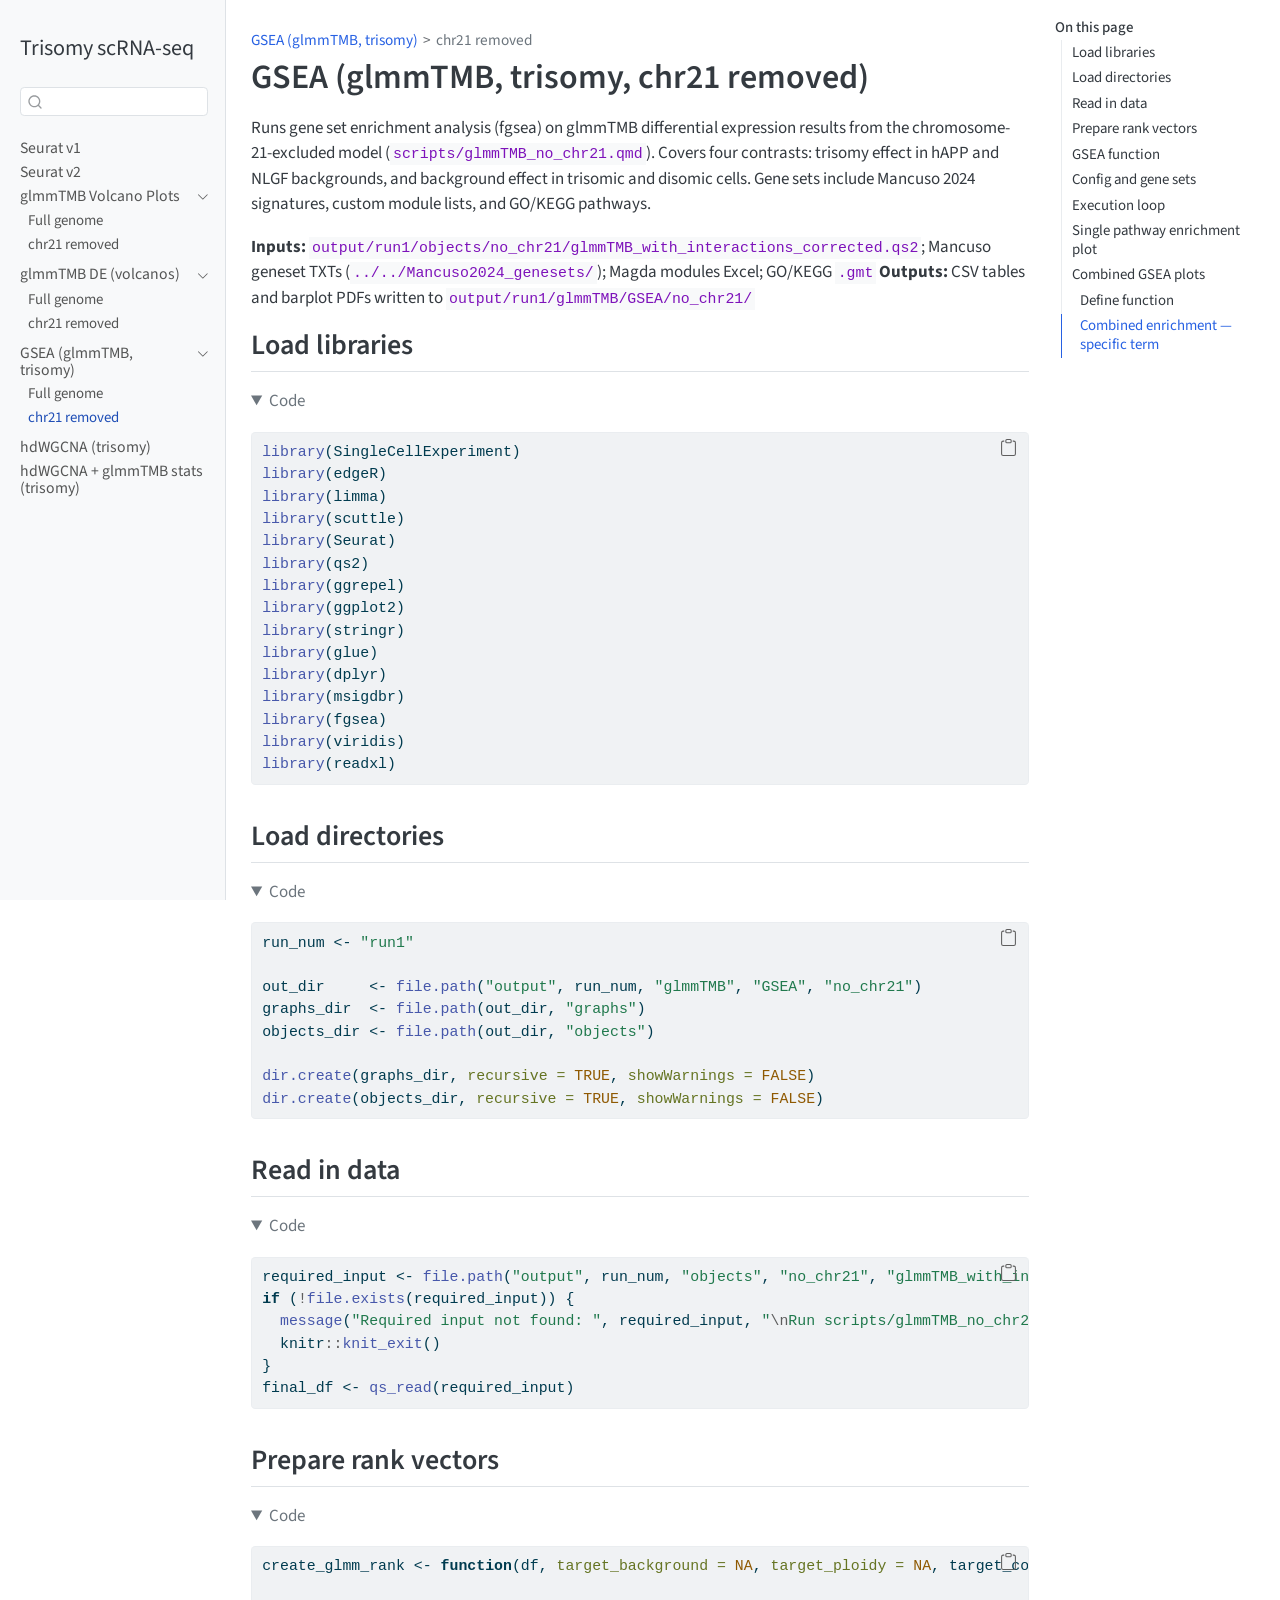
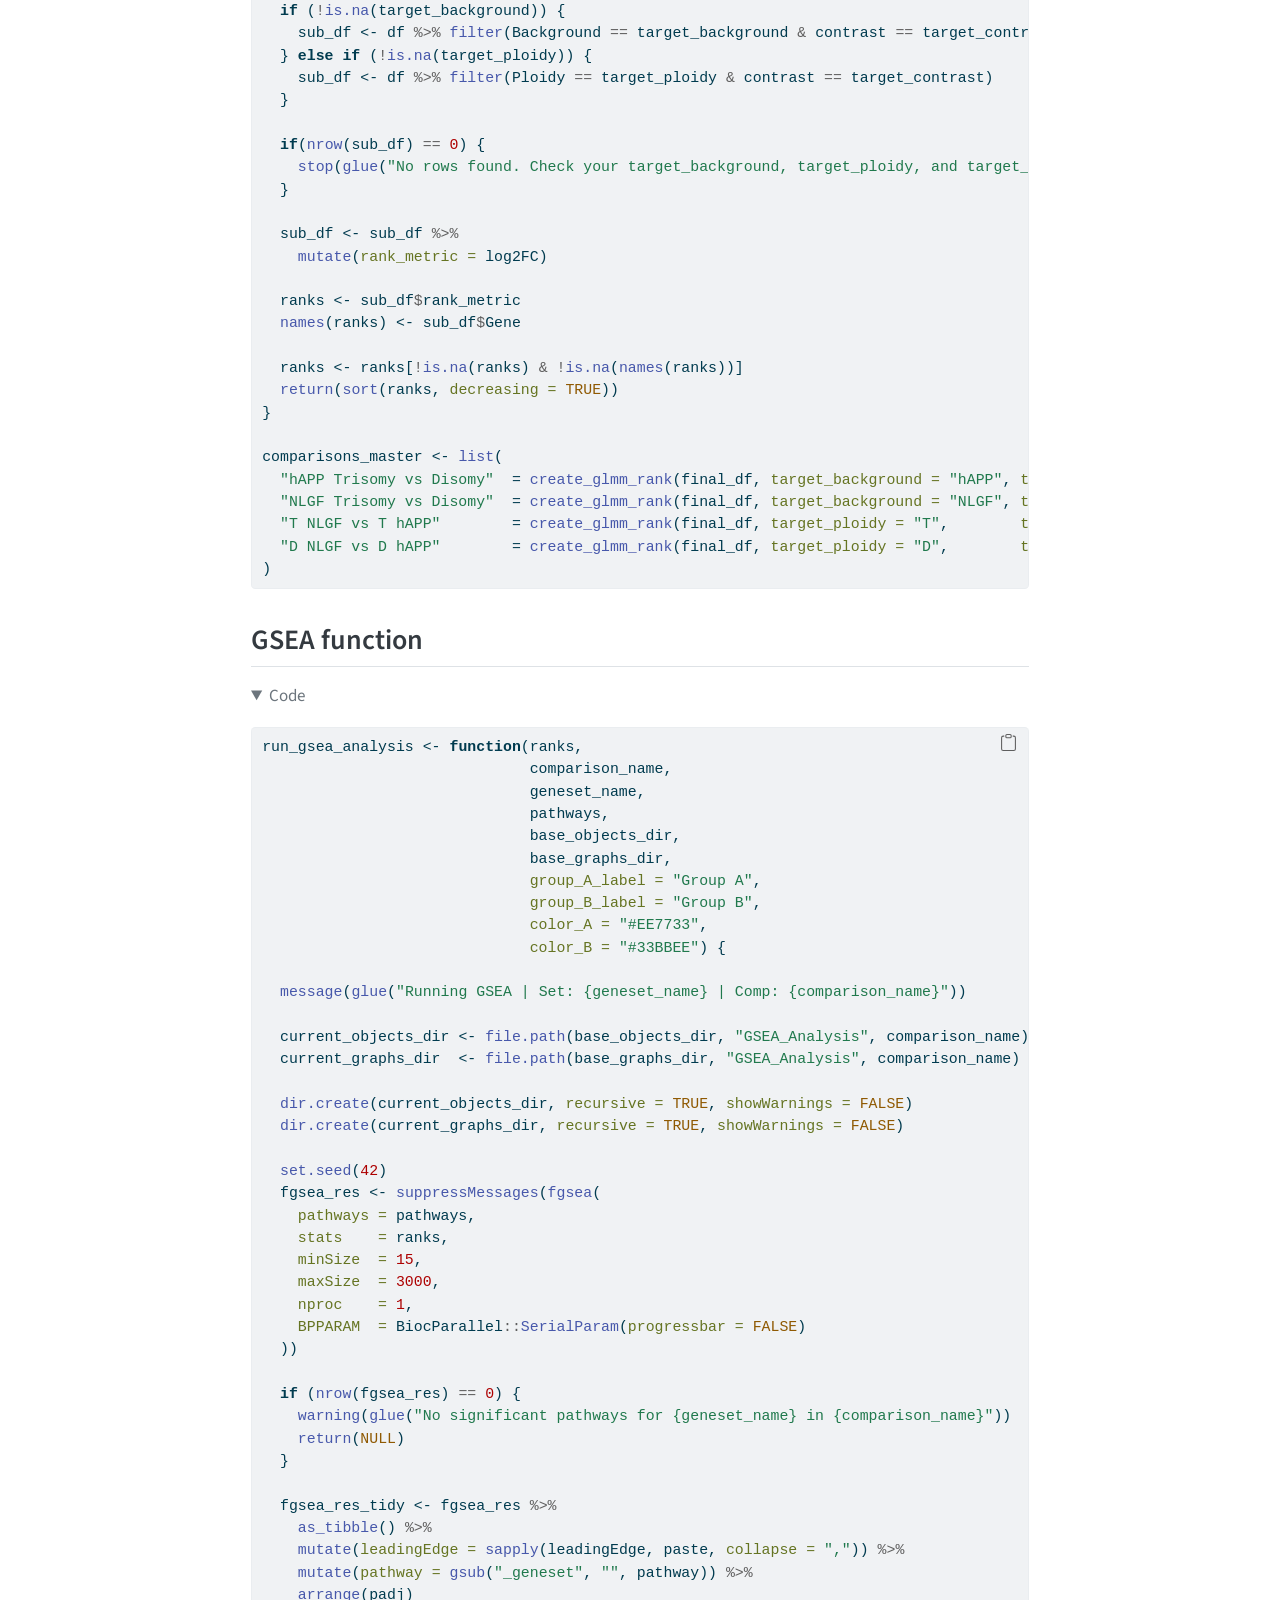
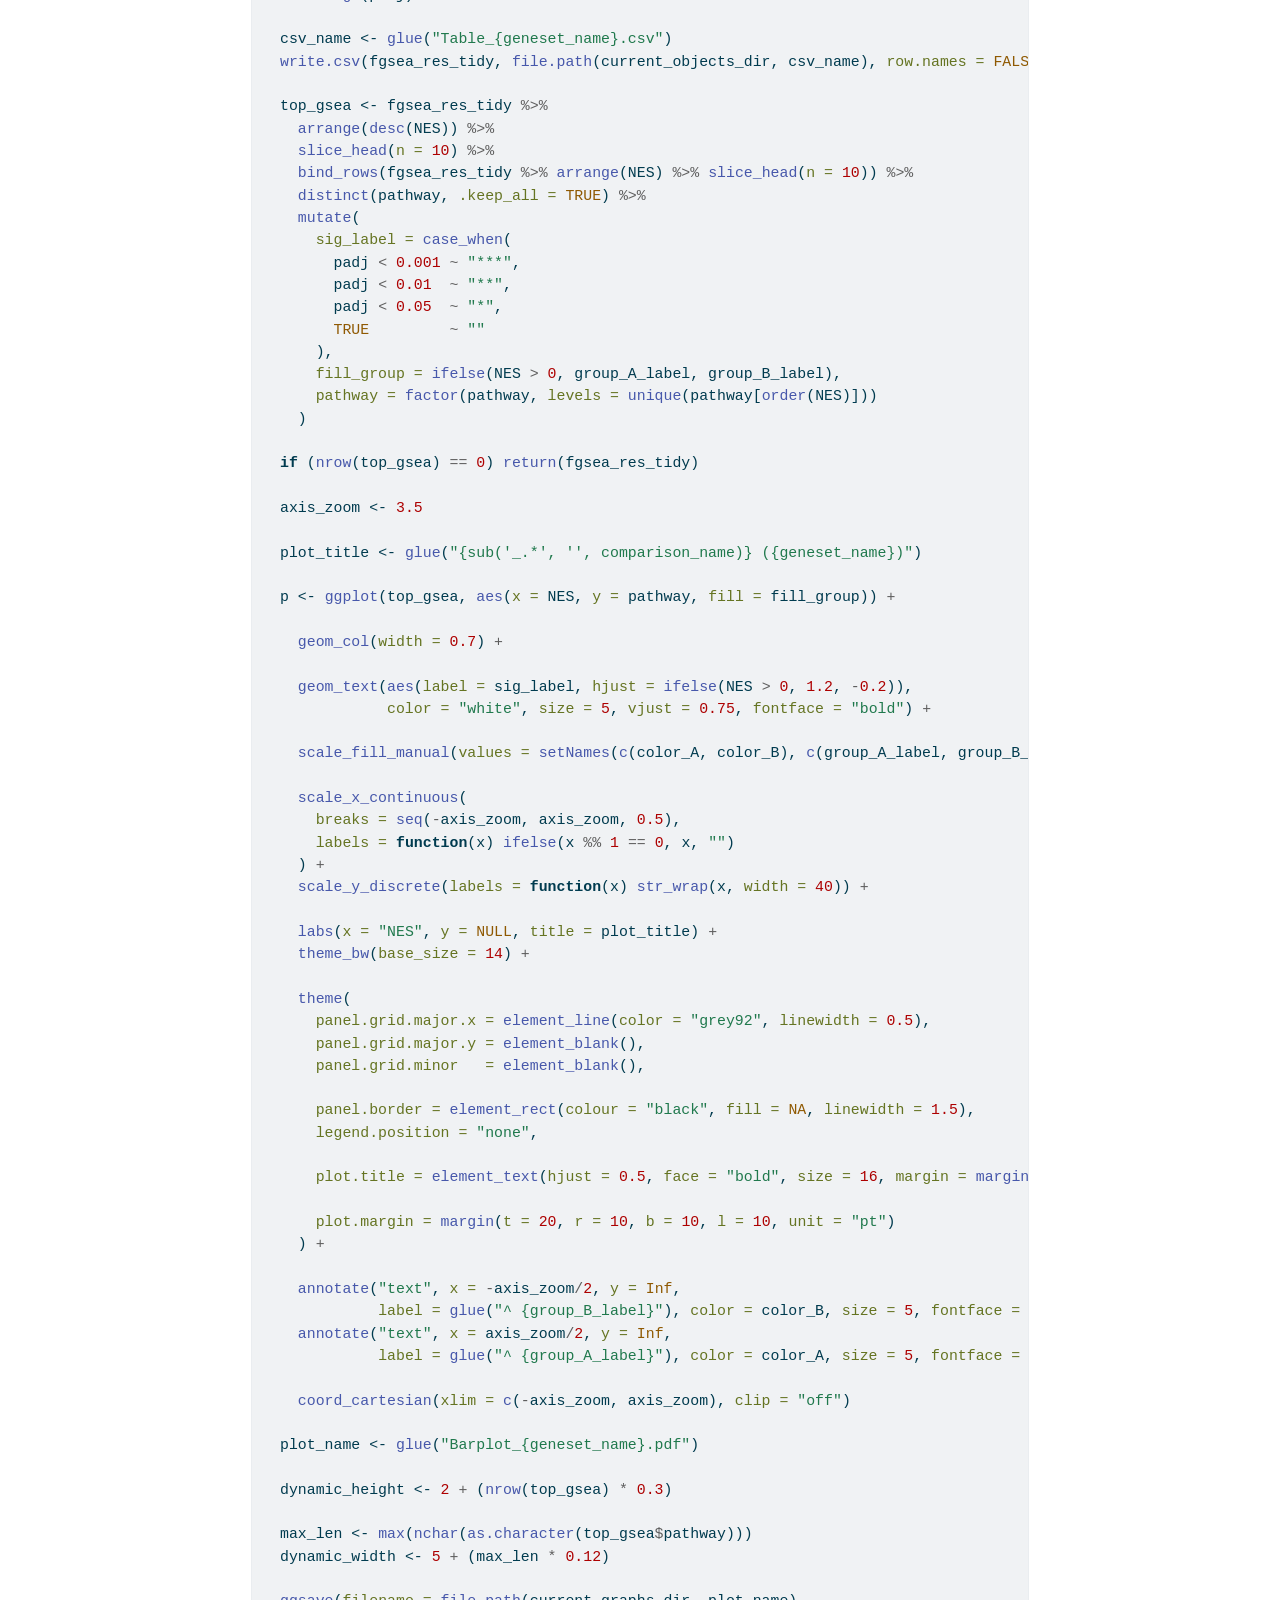
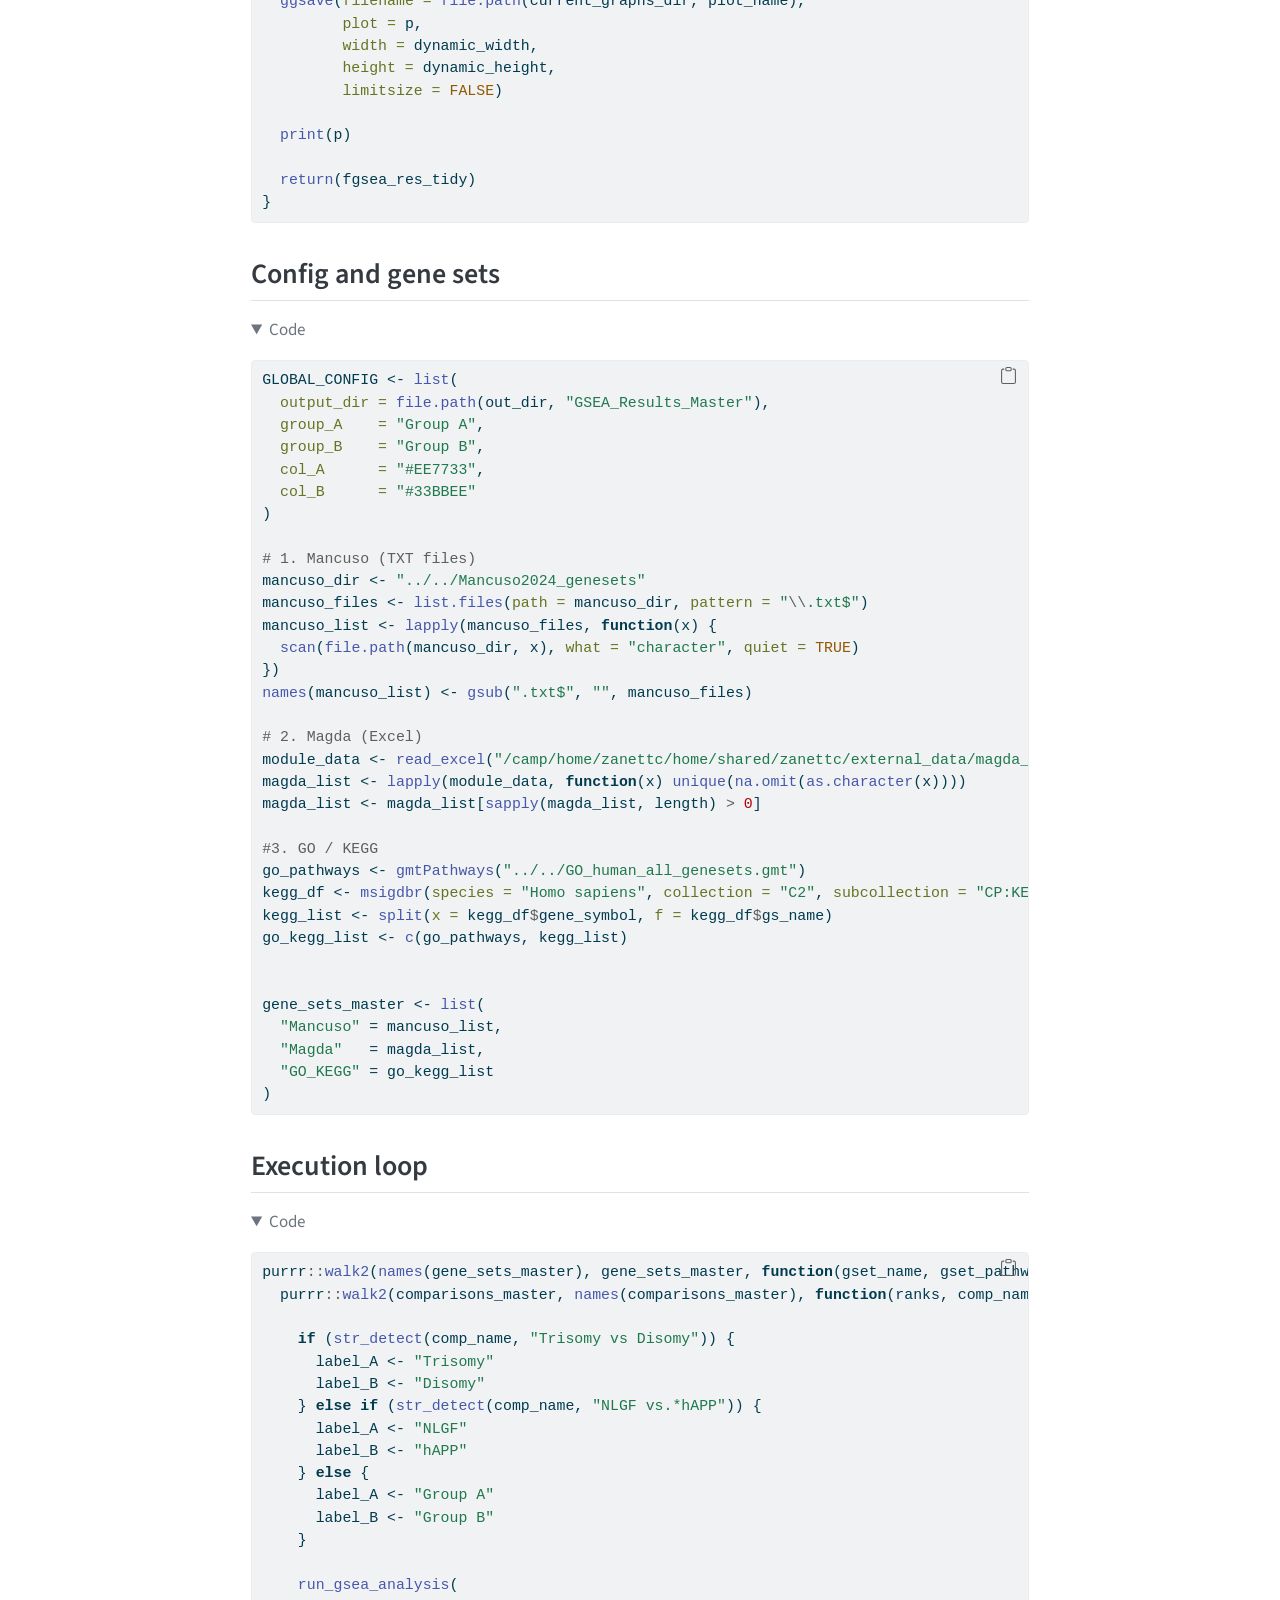
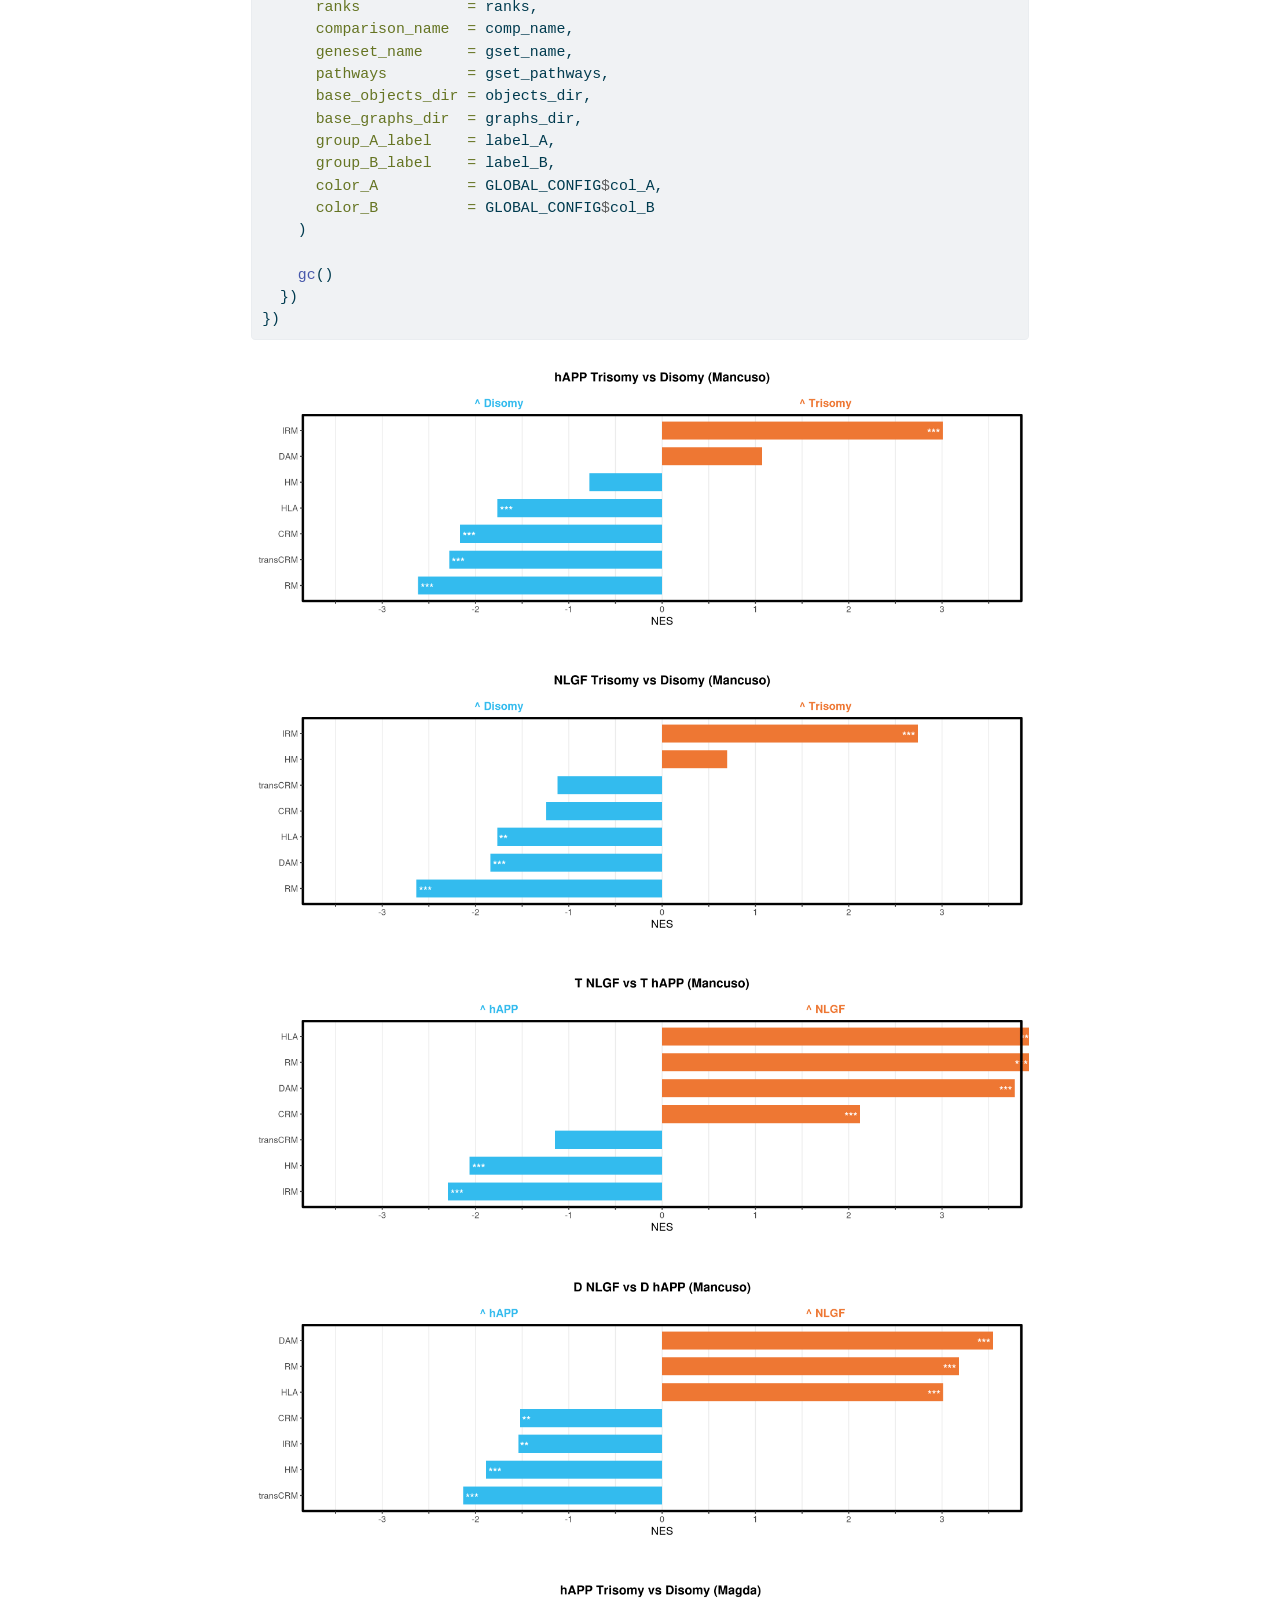
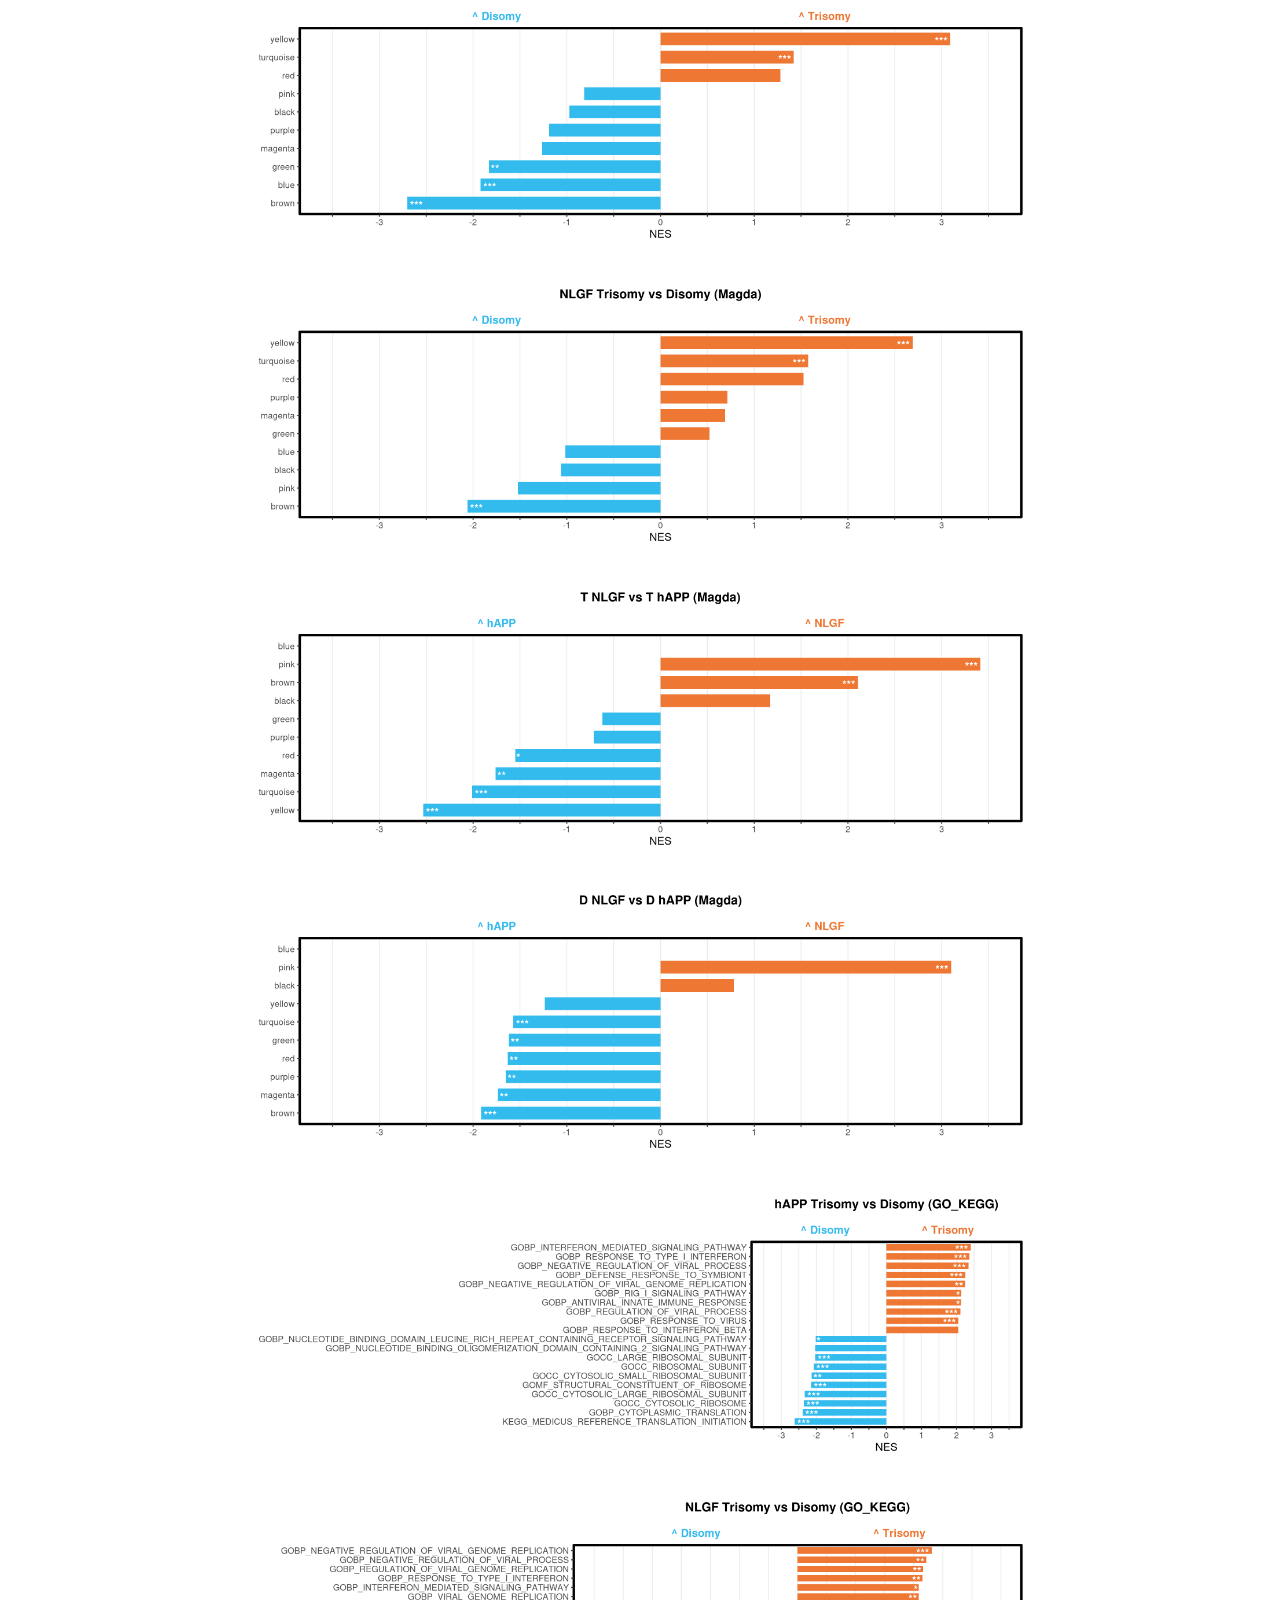
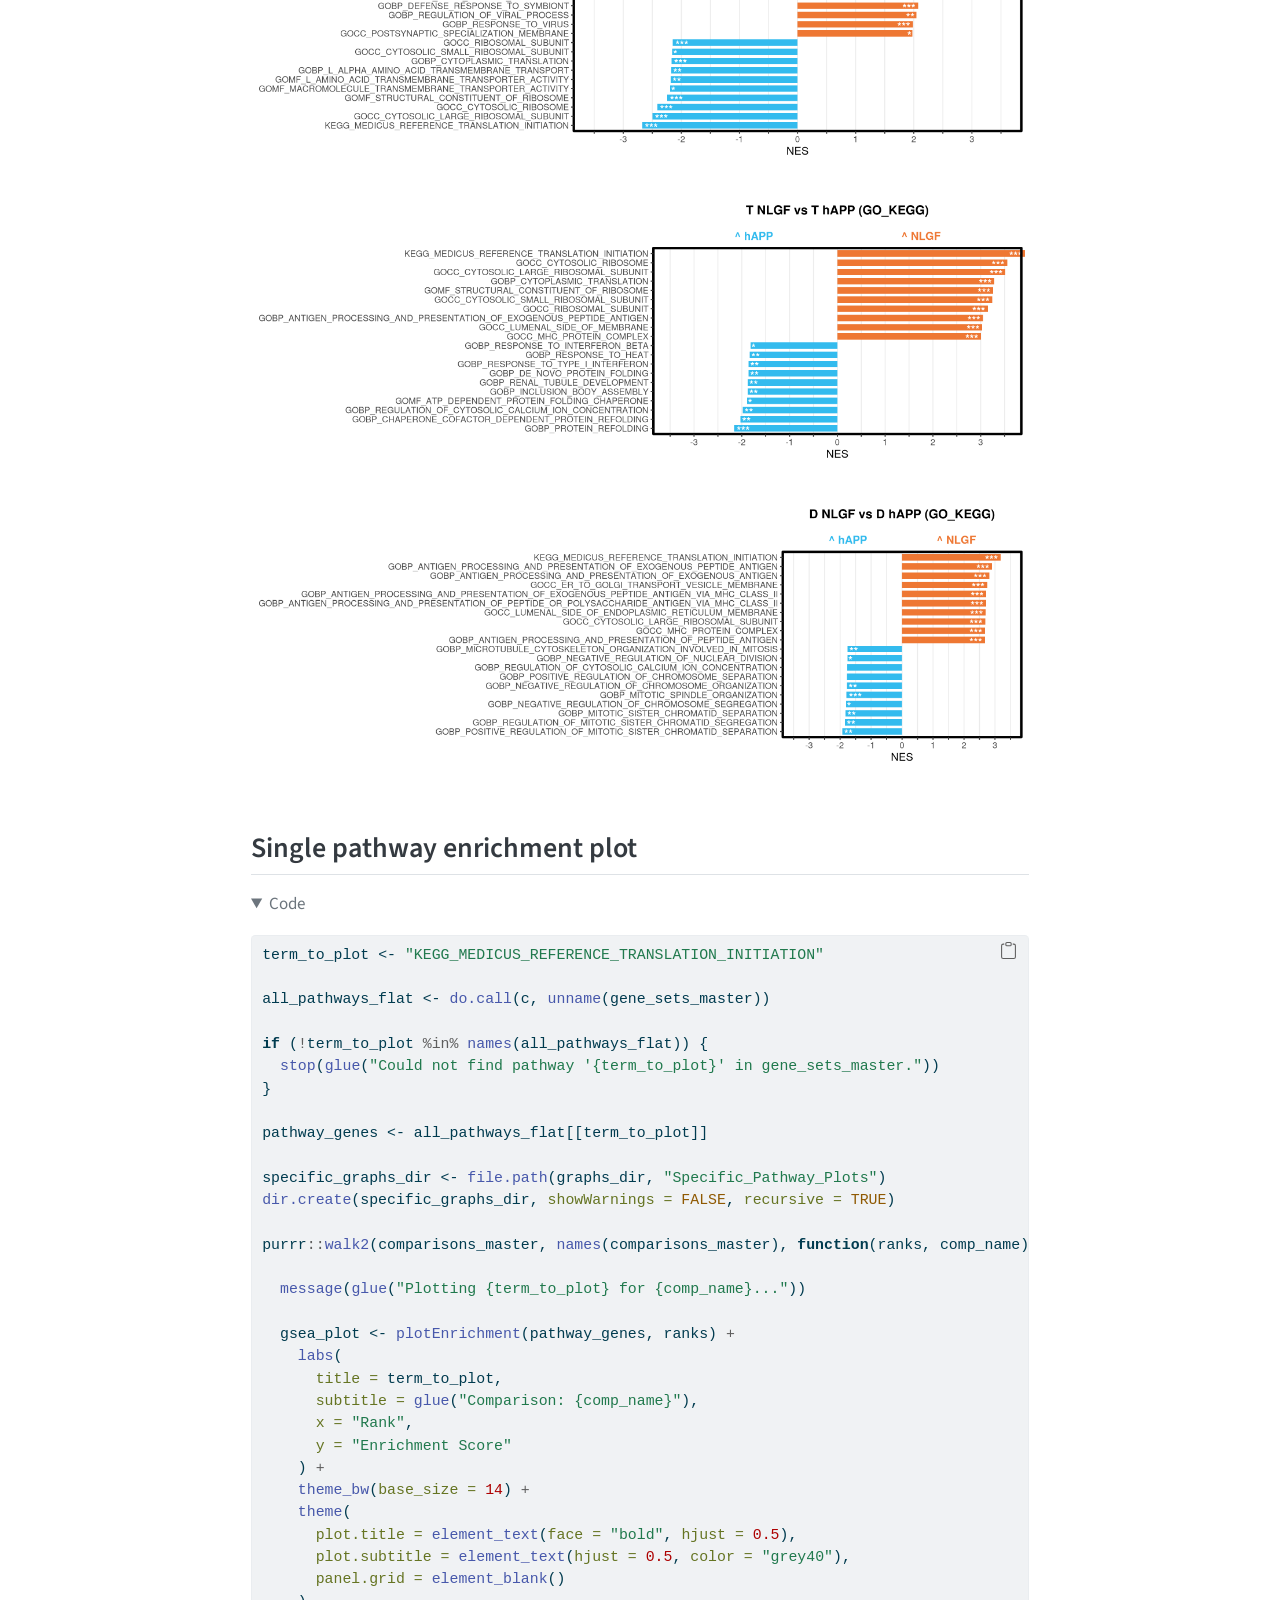
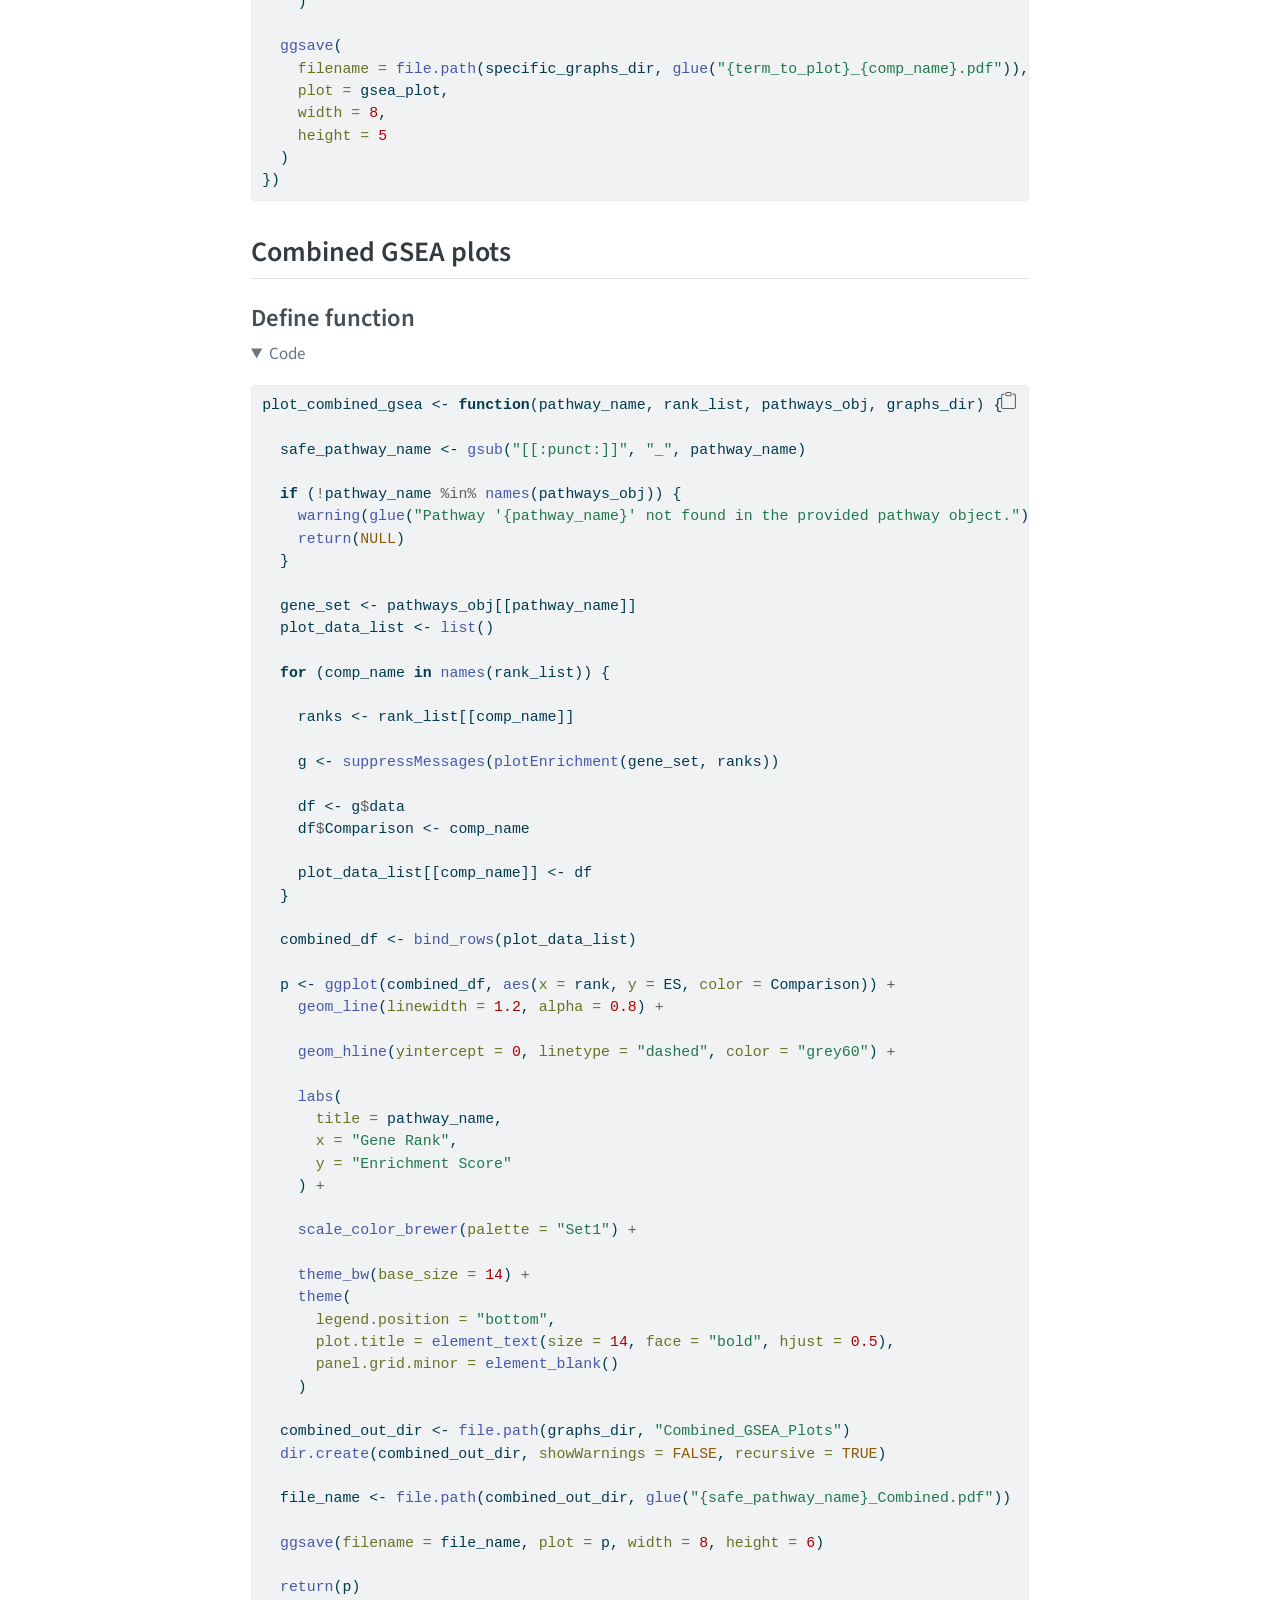
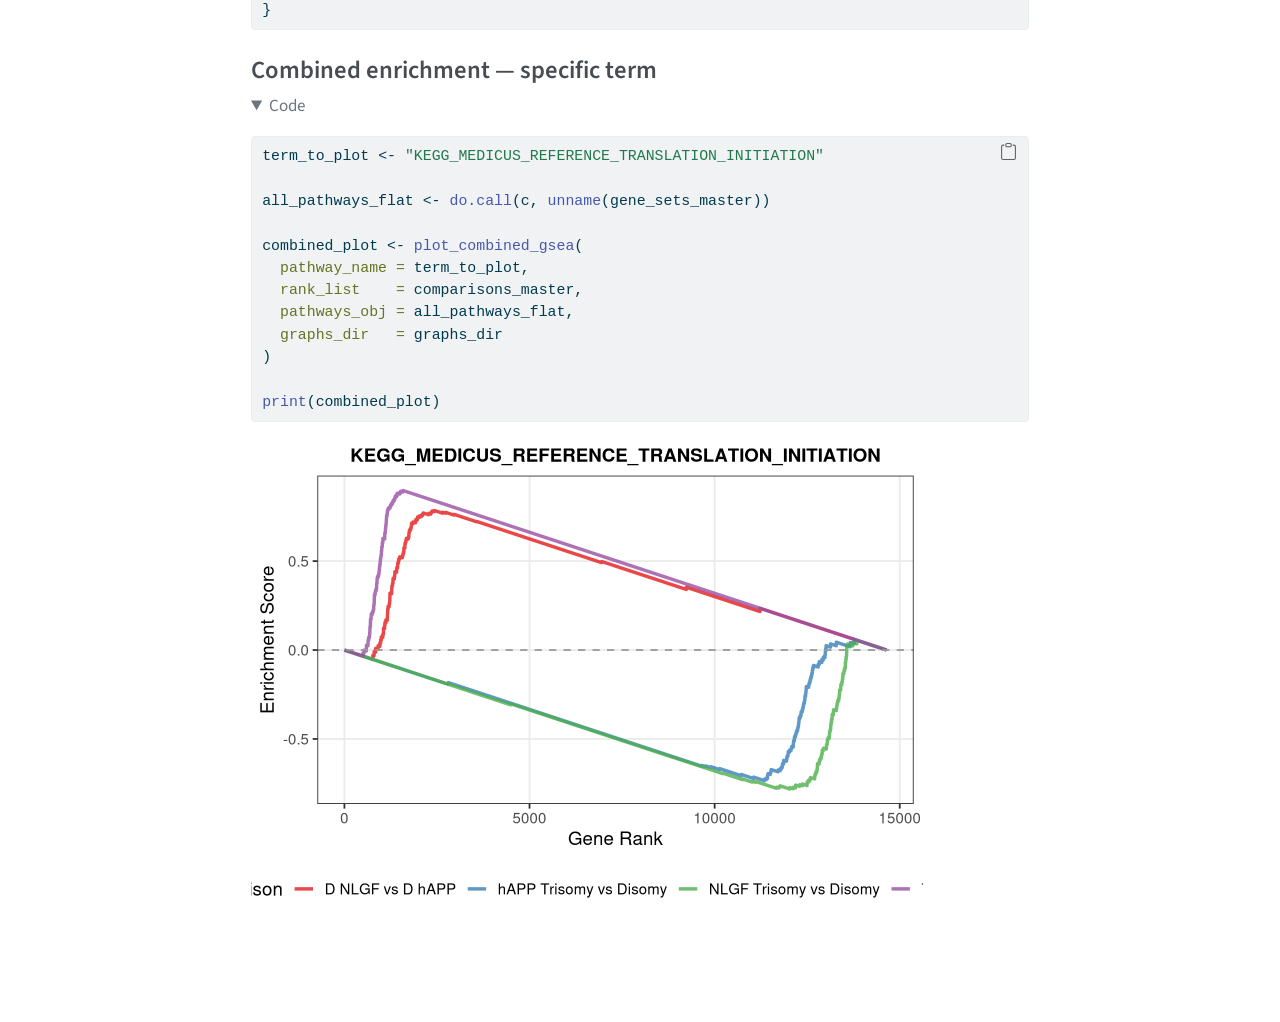
<file: docs/notebooks/gsea_glmmTMB_trisomy_chr21_removed.html>
<!DOCTYPE html>
<html xmlns="http://www.w3.org/1999/xhtml" lang="en" xml:lang="en"><head>

<meta charset="utf-8">
<meta name="generator" content="quarto-1.5.57">

<meta name="viewport" content="width=device-width, initial-scale=1.0, user-scalable=yes">


<title>GSEA (glmmTMB, trisomy, chr21 removed) – Trisomy scRNA-seq</title>
<style>
code{white-space: pre-wrap;}
span.smallcaps{font-variant: small-caps;}
div.columns{display: flex; gap: min(4vw, 1.5em);}
div.column{flex: auto; overflow-x: auto;}
div.hanging-indent{margin-left: 1.5em; text-indent: -1.5em;}
ul.task-list{list-style: none;}
ul.task-list li input[type="checkbox"] {
  width: 0.8em;
  margin: 0 0.8em 0.2em -1em; /* quarto-specific, see https://github.com/quarto-dev/quarto-cli/issues/4556 */ 
  vertical-align: middle;
}
/* CSS for syntax highlighting */
pre > code.sourceCode { white-space: pre; position: relative; }
pre > code.sourceCode > span { line-height: 1.25; }
pre > code.sourceCode > span:empty { height: 1.2em; }
.sourceCode { overflow: visible; }
code.sourceCode > span { color: inherit; text-decoration: inherit; }
div.sourceCode { margin: 1em 0; }
pre.sourceCode { margin: 0; }
@media screen {
div.sourceCode { overflow: auto; }
}
@media print {
pre > code.sourceCode { white-space: pre-wrap; }
pre > code.sourceCode > span { display: inline-block; text-indent: -5em; padding-left: 5em; }
}
pre.numberSource code
  { counter-reset: source-line 0; }
pre.numberSource code > span
  { position: relative; left: -4em; counter-increment: source-line; }
pre.numberSource code > span > a:first-child::before
  { content: counter(source-line);
    position: relative; left: -1em; text-align: right; vertical-align: baseline;
    border: none; display: inline-block;
    -webkit-touch-callout: none; -webkit-user-select: none;
    -khtml-user-select: none; -moz-user-select: none;
    -ms-user-select: none; user-select: none;
    padding: 0 4px; width: 4em;
  }
pre.numberSource { margin-left: 3em;  padding-left: 4px; }
div.sourceCode
  {   }
@media screen {
pre > code.sourceCode > span > a:first-child::before { text-decoration: underline; }
}
</style>


<script src="../site_libs/quarto-nav/quarto-nav.js"></script>
<script src="../site_libs/quarto-nav/headroom.min.js"></script>
<script src="../site_libs/clipboard/clipboard.min.js"></script>
<script src="../site_libs/quarto-search/autocomplete.umd.js"></script>
<script src="../site_libs/quarto-search/fuse.min.js"></script>
<script src="../site_libs/quarto-search/quarto-search.js"></script>
<meta name="quarto:offset" content="../">
<script src="../site_libs/quarto-html/quarto.js"></script>
<script src="../site_libs/quarto-html/popper.min.js"></script>
<script src="../site_libs/quarto-html/tippy.umd.min.js"></script>
<script src="../site_libs/quarto-html/anchor.min.js"></script>
<link href="../site_libs/quarto-html/tippy.css" rel="stylesheet">
<link href="../site_libs/quarto-html/quarto-syntax-highlighting.css" rel="stylesheet" id="quarto-text-highlighting-styles">
<script src="../site_libs/bootstrap/bootstrap.min.js"></script>
<link href="../site_libs/bootstrap/bootstrap-icons.css" rel="stylesheet">
<link href="../site_libs/bootstrap/bootstrap.min.css" rel="stylesheet" id="quarto-bootstrap" data-mode="light">
<script id="quarto-search-options" type="application/json">{
  "location": "sidebar",
  "copy-button": false,
  "collapse-after": 3,
  "panel-placement": "start",
  "type": "textbox",
  "limit": 50,
  "keyboard-shortcut": [
    "f",
    "/",
    "s"
  ],
  "show-item-context": false,
  "language": {
    "search-no-results-text": "No results",
    "search-matching-documents-text": "matching documents",
    "search-copy-link-title": "Copy link to search",
    "search-hide-matches-text": "Hide additional matches",
    "search-more-match-text": "more match in this document",
    "search-more-matches-text": "more matches in this document",
    "search-clear-button-title": "Clear",
    "search-text-placeholder": "",
    "search-detached-cancel-button-title": "Cancel",
    "search-submit-button-title": "Submit",
    "search-label": "Search"
  }
}</script>
<link href="../site_libs/pagedtable-1.1/css/pagedtable.css" rel="stylesheet">
<script src="../site_libs/pagedtable-1.1/js/pagedtable.js"></script>


</head>

<body class="nav-sidebar docked">

<div id="quarto-search-results"></div>
  <header id="quarto-header" class="headroom fixed-top">
  <nav class="quarto-secondary-nav">
    <div class="container-fluid d-flex">
      <button type="button" class="quarto-btn-toggle btn" data-bs-toggle="collapse" role="button" data-bs-target=".quarto-sidebar-collapse-item" aria-controls="quarto-sidebar" aria-expanded="false" aria-label="Toggle sidebar navigation" onclick="if (window.quartoToggleHeadroom) { window.quartoToggleHeadroom(); }">
        <i class="bi bi-layout-text-sidebar-reverse"></i>
      </button>
        <nav class="quarto-page-breadcrumbs" aria-label="breadcrumb"><ol class="breadcrumb"><li class="breadcrumb-item"><a href="../notebooks/gsea_glmmTMB_trisomy.html">GSEA (glmmTMB, trisomy)</a></li><li class="breadcrumb-item"><a href="../notebooks/gsea_glmmTMB_trisomy_chr21_removed.html">chr21 removed</a></li></ol></nav>
        <a class="flex-grow-1" role="navigation" data-bs-toggle="collapse" data-bs-target=".quarto-sidebar-collapse-item" aria-controls="quarto-sidebar" aria-expanded="false" aria-label="Toggle sidebar navigation" onclick="if (window.quartoToggleHeadroom) { window.quartoToggleHeadroom(); }">      
        </a>
      <button type="button" class="btn quarto-search-button" aria-label="Search" onclick="window.quartoOpenSearch();">
        <i class="bi bi-search"></i>
      </button>
    </div>
  </nav>
</header>
<!-- content -->
<div id="quarto-content" class="quarto-container page-columns page-rows-contents page-layout-article">
<!-- sidebar -->
  <nav id="quarto-sidebar" class="sidebar collapse collapse-horizontal quarto-sidebar-collapse-item sidebar-navigation docked overflow-auto">
    <div class="pt-lg-2 mt-2 text-left sidebar-header">
    <div class="sidebar-title mb-0 py-0">
      <a href="../">Trisomy scRNA-seq</a> 
    </div>
      </div>
        <div class="mt-2 flex-shrink-0 align-items-center">
        <div class="sidebar-search">
        <div id="quarto-search" class="" title="Search"></div>
        </div>
        </div>
    <div class="sidebar-menu-container"> 
    <ul class="list-unstyled mt-1">
        <li class="sidebar-item">
  <div class="sidebar-item-container"> 
  <a href="../notebooks/seurat_trisomy_v1.html" class="sidebar-item-text sidebar-link">
 <span class="menu-text">Seurat v1</span></a>
  </div>
</li>
        <li class="sidebar-item">
  <div class="sidebar-item-container"> 
  <a href="../notebooks/seurat_trisomy_v2.html" class="sidebar-item-text sidebar-link">
 <span class="menu-text">Seurat v2</span></a>
  </div>
</li>
        <li class="sidebar-item sidebar-item-section">
      <div class="sidebar-item-container"> 
            <a class="sidebar-item-text sidebar-link text-start" data-bs-toggle="collapse" data-bs-target="#quarto-sidebar-section-1" role="navigation" aria-expanded="true">
 <span class="menu-text">glmmTMB Volcano Plots</span></a>
          <a class="sidebar-item-toggle text-start" data-bs-toggle="collapse" data-bs-target="#quarto-sidebar-section-1" role="navigation" aria-expanded="true" aria-label="Toggle section">
            <i class="bi bi-chevron-right ms-2"></i>
          </a> 
      </div>
      <ul id="quarto-sidebar-section-1" class="collapse list-unstyled sidebar-section depth1 show">  
          <li class="sidebar-item">
  <div class="sidebar-item-container"> 
  <a href="../notebooks/glmmTMB_volcanos.html" class="sidebar-item-text sidebar-link">
 <span class="menu-text">Full genome</span></a>
  </div>
</li>
          <li class="sidebar-item">
  <div class="sidebar-item-container"> 
  <a href="../notebooks/glmmTMB_volcanos_chr21_removed.html" class="sidebar-item-text sidebar-link">
 <span class="menu-text">chr21 removed</span></a>
  </div>
</li>
      </ul>
  </li>
        <li class="sidebar-item sidebar-item-section">
      <div class="sidebar-item-container"> 
            <a class="sidebar-item-text sidebar-link text-start" data-bs-toggle="collapse" data-bs-target="#quarto-sidebar-section-2" role="navigation" aria-expanded="true">
 <span class="menu-text">glmmTMB DE (volcanos)</span></a>
          <a class="sidebar-item-toggle text-start" data-bs-toggle="collapse" data-bs-target="#quarto-sidebar-section-2" role="navigation" aria-expanded="true" aria-label="Toggle section">
            <i class="bi bi-chevron-right ms-2"></i>
          </a> 
      </div>
      <ul id="quarto-sidebar-section-2" class="collapse list-unstyled sidebar-section depth1 show">  
          <li class="sidebar-item">
  <div class="sidebar-item-container"> 
  <a href="../notebooks/glmmTMB_DE.html" class="sidebar-item-text sidebar-link">
 <span class="menu-text">Full genome</span></a>
  </div>
</li>
          <li class="sidebar-item">
  <div class="sidebar-item-container"> 
  <a href="../notebooks/glmmTMB_DE_chr21_removed.html" class="sidebar-item-text sidebar-link">
 <span class="menu-text">chr21 removed</span></a>
  </div>
</li>
      </ul>
  </li>
        <li class="sidebar-item sidebar-item-section">
      <div class="sidebar-item-container"> 
            <a class="sidebar-item-text sidebar-link text-start" data-bs-toggle="collapse" data-bs-target="#quarto-sidebar-section-3" role="navigation" aria-expanded="true">
 <span class="menu-text">GSEA (glmmTMB, trisomy)</span></a>
          <a class="sidebar-item-toggle text-start" data-bs-toggle="collapse" data-bs-target="#quarto-sidebar-section-3" role="navigation" aria-expanded="true" aria-label="Toggle section">
            <i class="bi bi-chevron-right ms-2"></i>
          </a> 
      </div>
      <ul id="quarto-sidebar-section-3" class="collapse list-unstyled sidebar-section depth1 show">  
          <li class="sidebar-item">
  <div class="sidebar-item-container"> 
  <a href="../notebooks/gsea_glmmTMB_trisomy.html" class="sidebar-item-text sidebar-link">
 <span class="menu-text">Full genome</span></a>
  </div>
</li>
          <li class="sidebar-item">
  <div class="sidebar-item-container"> 
  <a href="../notebooks/gsea_glmmTMB_trisomy_chr21_removed.html" class="sidebar-item-text sidebar-link active">
 <span class="menu-text">chr21 removed</span></a>
  </div>
</li>
      </ul>
  </li>
        <li class="sidebar-item">
  <div class="sidebar-item-container"> 
  <a href="../notebooks/hdwgcna_trisomy.html" class="sidebar-item-text sidebar-link">
 <span class="menu-text">hdWGCNA (trisomy)</span></a>
  </div>
</li>
        <li class="sidebar-item">
  <div class="sidebar-item-container"> 
  <a href="../notebooks/hdwgcna_glmmTMB_stats_trisomy.html" class="sidebar-item-text sidebar-link">
 <span class="menu-text">hdWGCNA + glmmTMB stats (trisomy)</span></a>
  </div>
</li>
    </ul>
    </div>
</nav>
<div id="quarto-sidebar-glass" class="quarto-sidebar-collapse-item" data-bs-toggle="collapse" data-bs-target=".quarto-sidebar-collapse-item"></div>
<!-- margin-sidebar -->
    <div id="quarto-margin-sidebar" class="sidebar margin-sidebar">
        <nav id="TOC" role="doc-toc" class="toc-active">
    <h2 id="toc-title">On this page</h2>
   
  <ul>
  <li><a href="#load-libraries" id="toc-load-libraries" class="nav-link active" data-scroll-target="#load-libraries">Load libraries</a></li>
  <li><a href="#load-directories" id="toc-load-directories" class="nav-link" data-scroll-target="#load-directories">Load directories</a></li>
  <li><a href="#read-in-data" id="toc-read-in-data" class="nav-link" data-scroll-target="#read-in-data">Read in data</a></li>
  <li><a href="#prepare-rank-vectors" id="toc-prepare-rank-vectors" class="nav-link" data-scroll-target="#prepare-rank-vectors">Prepare rank vectors</a></li>
  <li><a href="#gsea-function" id="toc-gsea-function" class="nav-link" data-scroll-target="#gsea-function">GSEA function</a></li>
  <li><a href="#config-and-gene-sets" id="toc-config-and-gene-sets" class="nav-link" data-scroll-target="#config-and-gene-sets">Config and gene sets</a></li>
  <li><a href="#execution-loop" id="toc-execution-loop" class="nav-link" data-scroll-target="#execution-loop">Execution loop</a></li>
  <li><a href="#single-pathway-enrichment-plot" id="toc-single-pathway-enrichment-plot" class="nav-link" data-scroll-target="#single-pathway-enrichment-plot">Single pathway enrichment plot</a></li>
  <li><a href="#combined-gsea-plots" id="toc-combined-gsea-plots" class="nav-link" data-scroll-target="#combined-gsea-plots">Combined GSEA plots</a>
  <ul class="collapse">
  <li><a href="#define-function" id="toc-define-function" class="nav-link" data-scroll-target="#define-function">Define function</a></li>
  <li><a href="#combined-enrichment-specific-term" id="toc-combined-enrichment-specific-term" class="nav-link" data-scroll-target="#combined-enrichment-specific-term">Combined enrichment — specific term</a></li>
  </ul></li>
  </ul>
</nav>
    </div>
<!-- main -->
<main class="content" id="quarto-document-content">

<header id="title-block-header" class="quarto-title-block default"><nav class="quarto-page-breadcrumbs quarto-title-breadcrumbs d-none d-lg-block" aria-label="breadcrumb"><ol class="breadcrumb"><li class="breadcrumb-item"><a href="../notebooks/gsea_glmmTMB_trisomy.html">GSEA (glmmTMB, trisomy)</a></li><li class="breadcrumb-item"><a href="../notebooks/gsea_glmmTMB_trisomy_chr21_removed.html">chr21 removed</a></li></ol></nav>
<div class="quarto-title">
<h1 class="title">GSEA (glmmTMB, trisomy, chr21 removed)</h1>
</div>



<div class="quarto-title-meta">

    
  
    
  </div>
  


</header>


<p>Runs gene set enrichment analysis (fgsea) on glmmTMB differential expression results from the chromosome-21-excluded model (<code>scripts/glmmTMB_no_chr21.qmd</code>). Covers four contrasts: trisomy effect in hAPP and NLGF backgrounds, and background effect in trisomic and disomic cells. Gene sets include Mancuso 2024 signatures, custom module lists, and GO/KEGG pathways.</p>
<p><strong>Inputs:</strong> <code>output/run1/objects/no_chr21/glmmTMB_with_interactions_corrected.qs2</code>; Mancuso geneset TXTs (<code>../../Mancuso2024_genesets/</code>); Magda modules Excel; GO/KEGG <code>.gmt</code> <strong>Outputs:</strong> CSV tables and barplot PDFs written to <code>output/run1/glmmTMB/GSEA/no_chr21/</code></p>
<section id="load-libraries" class="level2">
<h2 class="anchored" data-anchor-id="load-libraries">Load libraries</h2>
<div class="cell">
<details open="" class="code-fold">
<summary>Code</summary>
<div class="sourceCode cell-code" id="cb1"><pre class="sourceCode r code-with-copy"><code class="sourceCode r"><span id="cb1-1"><a href="#cb1-1" aria-hidden="true" tabindex="-1"></a><span class="fu">library</span>(SingleCellExperiment)</span>
<span id="cb1-2"><a href="#cb1-2" aria-hidden="true" tabindex="-1"></a><span class="fu">library</span>(edgeR)</span>
<span id="cb1-3"><a href="#cb1-3" aria-hidden="true" tabindex="-1"></a><span class="fu">library</span>(limma)</span>
<span id="cb1-4"><a href="#cb1-4" aria-hidden="true" tabindex="-1"></a><span class="fu">library</span>(scuttle)</span>
<span id="cb1-5"><a href="#cb1-5" aria-hidden="true" tabindex="-1"></a><span class="fu">library</span>(Seurat)</span>
<span id="cb1-6"><a href="#cb1-6" aria-hidden="true" tabindex="-1"></a><span class="fu">library</span>(qs2)</span>
<span id="cb1-7"><a href="#cb1-7" aria-hidden="true" tabindex="-1"></a><span class="fu">library</span>(ggrepel)</span>
<span id="cb1-8"><a href="#cb1-8" aria-hidden="true" tabindex="-1"></a><span class="fu">library</span>(ggplot2)</span>
<span id="cb1-9"><a href="#cb1-9" aria-hidden="true" tabindex="-1"></a><span class="fu">library</span>(stringr)</span>
<span id="cb1-10"><a href="#cb1-10" aria-hidden="true" tabindex="-1"></a><span class="fu">library</span>(glue)</span>
<span id="cb1-11"><a href="#cb1-11" aria-hidden="true" tabindex="-1"></a><span class="fu">library</span>(dplyr)</span>
<span id="cb1-12"><a href="#cb1-12" aria-hidden="true" tabindex="-1"></a><span class="fu">library</span>(msigdbr)</span>
<span id="cb1-13"><a href="#cb1-13" aria-hidden="true" tabindex="-1"></a><span class="fu">library</span>(fgsea)</span>
<span id="cb1-14"><a href="#cb1-14" aria-hidden="true" tabindex="-1"></a><span class="fu">library</span>(viridis)</span>
<span id="cb1-15"><a href="#cb1-15" aria-hidden="true" tabindex="-1"></a><span class="fu">library</span>(readxl)</span></code><button title="Copy to Clipboard" class="code-copy-button"><i class="bi"></i></button></pre></div>
</details>
</div>
</section>
<section id="load-directories" class="level2">
<h2 class="anchored" data-anchor-id="load-directories">Load directories</h2>
<div class="cell">
<details open="" class="code-fold">
<summary>Code</summary>
<div class="sourceCode cell-code" id="cb2"><pre class="sourceCode r code-with-copy"><code class="sourceCode r"><span id="cb2-1"><a href="#cb2-1" aria-hidden="true" tabindex="-1"></a>run_num <span class="ot">&lt;-</span> <span class="st">"run1"</span></span>
<span id="cb2-2"><a href="#cb2-2" aria-hidden="true" tabindex="-1"></a></span>
<span id="cb2-3"><a href="#cb2-3" aria-hidden="true" tabindex="-1"></a>out_dir     <span class="ot">&lt;-</span> <span class="fu">file.path</span>(<span class="st">"output"</span>, run_num, <span class="st">"glmmTMB"</span>, <span class="st">"GSEA"</span>, <span class="st">"no_chr21"</span>)</span>
<span id="cb2-4"><a href="#cb2-4" aria-hidden="true" tabindex="-1"></a>graphs_dir  <span class="ot">&lt;-</span> <span class="fu">file.path</span>(out_dir, <span class="st">"graphs"</span>)</span>
<span id="cb2-5"><a href="#cb2-5" aria-hidden="true" tabindex="-1"></a>objects_dir <span class="ot">&lt;-</span> <span class="fu">file.path</span>(out_dir, <span class="st">"objects"</span>)</span>
<span id="cb2-6"><a href="#cb2-6" aria-hidden="true" tabindex="-1"></a></span>
<span id="cb2-7"><a href="#cb2-7" aria-hidden="true" tabindex="-1"></a><span class="fu">dir.create</span>(graphs_dir, <span class="at">recursive =</span> <span class="cn">TRUE</span>, <span class="at">showWarnings =</span> <span class="cn">FALSE</span>)</span>
<span id="cb2-8"><a href="#cb2-8" aria-hidden="true" tabindex="-1"></a><span class="fu">dir.create</span>(objects_dir, <span class="at">recursive =</span> <span class="cn">TRUE</span>, <span class="at">showWarnings =</span> <span class="cn">FALSE</span>)</span></code><button title="Copy to Clipboard" class="code-copy-button"><i class="bi"></i></button></pre></div>
</details>
</div>
</section>
<section id="read-in-data" class="level2">
<h2 class="anchored" data-anchor-id="read-in-data">Read in data</h2>
<div class="cell">
<details open="" class="code-fold">
<summary>Code</summary>
<div class="sourceCode cell-code" id="cb3"><pre class="sourceCode r code-with-copy"><code class="sourceCode r"><span id="cb3-1"><a href="#cb3-1" aria-hidden="true" tabindex="-1"></a>required_input <span class="ot">&lt;-</span> <span class="fu">file.path</span>(<span class="st">"output"</span>, run_num, <span class="st">"objects"</span>, <span class="st">"no_chr21"</span>, <span class="st">"glmmTMB_with_interactions_corrected.qs2"</span>)</span>
<span id="cb3-2"><a href="#cb3-2" aria-hidden="true" tabindex="-1"></a><span class="cf">if</span> (<span class="sc">!</span><span class="fu">file.exists</span>(required_input)) {</span>
<span id="cb3-3"><a href="#cb3-3" aria-hidden="true" tabindex="-1"></a>  <span class="fu">message</span>(<span class="st">"Required input not found: "</span>, required_input, <span class="st">"</span><span class="sc">\n</span><span class="st">Run scripts/glmmTMB_no_chr21.qmd first."</span>)</span>
<span id="cb3-4"><a href="#cb3-4" aria-hidden="true" tabindex="-1"></a>  knitr<span class="sc">::</span><span class="fu">knit_exit</span>()</span>
<span id="cb3-5"><a href="#cb3-5" aria-hidden="true" tabindex="-1"></a>}</span>
<span id="cb3-6"><a href="#cb3-6" aria-hidden="true" tabindex="-1"></a>final_df <span class="ot">&lt;-</span> <span class="fu">qs_read</span>(required_input)</span></code><button title="Copy to Clipboard" class="code-copy-button"><i class="bi"></i></button></pre></div>
</details>
</div>
</section>
<section id="prepare-rank-vectors" class="level2">
<h2 class="anchored" data-anchor-id="prepare-rank-vectors">Prepare rank vectors</h2>
<div class="cell">
<details open="" class="code-fold">
<summary>Code</summary>
<div class="sourceCode cell-code" id="cb4"><pre class="sourceCode r code-with-copy"><code class="sourceCode r"><span id="cb4-1"><a href="#cb4-1" aria-hidden="true" tabindex="-1"></a>create_glmm_rank <span class="ot">&lt;-</span> <span class="cf">function</span>(df, <span class="at">target_background =</span> <span class="cn">NA</span>, <span class="at">target_ploidy =</span> <span class="cn">NA</span>, target_contrast) {</span>
<span id="cb4-2"><a href="#cb4-2" aria-hidden="true" tabindex="-1"></a></span>
<span id="cb4-3"><a href="#cb4-3" aria-hidden="true" tabindex="-1"></a>  <span class="cf">if</span> (<span class="sc">!</span><span class="fu">is.na</span>(target_background)) {</span>
<span id="cb4-4"><a href="#cb4-4" aria-hidden="true" tabindex="-1"></a>    sub_df <span class="ot">&lt;-</span> df <span class="sc">%&gt;%</span> <span class="fu">filter</span>(Background <span class="sc">==</span> target_background <span class="sc">&amp;</span> contrast <span class="sc">==</span> target_contrast)</span>
<span id="cb4-5"><a href="#cb4-5" aria-hidden="true" tabindex="-1"></a>  } <span class="cf">else</span> <span class="cf">if</span> (<span class="sc">!</span><span class="fu">is.na</span>(target_ploidy)) {</span>
<span id="cb4-6"><a href="#cb4-6" aria-hidden="true" tabindex="-1"></a>    sub_df <span class="ot">&lt;-</span> df <span class="sc">%&gt;%</span> <span class="fu">filter</span>(Ploidy <span class="sc">==</span> target_ploidy <span class="sc">&amp;</span> contrast <span class="sc">==</span> target_contrast)</span>
<span id="cb4-7"><a href="#cb4-7" aria-hidden="true" tabindex="-1"></a>  }</span>
<span id="cb4-8"><a href="#cb4-8" aria-hidden="true" tabindex="-1"></a></span>
<span id="cb4-9"><a href="#cb4-9" aria-hidden="true" tabindex="-1"></a>  <span class="cf">if</span>(<span class="fu">nrow</span>(sub_df) <span class="sc">==</span> <span class="dv">0</span>) {</span>
<span id="cb4-10"><a href="#cb4-10" aria-hidden="true" tabindex="-1"></a>    <span class="fu">stop</span>(<span class="fu">glue</span>(<span class="st">"No rows found. Check your target_background, target_ploidy, and target_contrast spelling!"</span>))</span>
<span id="cb4-11"><a href="#cb4-11" aria-hidden="true" tabindex="-1"></a>  }</span>
<span id="cb4-12"><a href="#cb4-12" aria-hidden="true" tabindex="-1"></a></span>
<span id="cb4-13"><a href="#cb4-13" aria-hidden="true" tabindex="-1"></a>  sub_df <span class="ot">&lt;-</span> sub_df <span class="sc">%&gt;%</span></span>
<span id="cb4-14"><a href="#cb4-14" aria-hidden="true" tabindex="-1"></a>    <span class="fu">mutate</span>(<span class="at">rank_metric =</span> log2FC)</span>
<span id="cb4-15"><a href="#cb4-15" aria-hidden="true" tabindex="-1"></a></span>
<span id="cb4-16"><a href="#cb4-16" aria-hidden="true" tabindex="-1"></a>  ranks <span class="ot">&lt;-</span> sub_df<span class="sc">$</span>rank_metric</span>
<span id="cb4-17"><a href="#cb4-17" aria-hidden="true" tabindex="-1"></a>  <span class="fu">names</span>(ranks) <span class="ot">&lt;-</span> sub_df<span class="sc">$</span>Gene</span>
<span id="cb4-18"><a href="#cb4-18" aria-hidden="true" tabindex="-1"></a></span>
<span id="cb4-19"><a href="#cb4-19" aria-hidden="true" tabindex="-1"></a>  ranks <span class="ot">&lt;-</span> ranks[<span class="sc">!</span><span class="fu">is.na</span>(ranks) <span class="sc">&amp;</span> <span class="sc">!</span><span class="fu">is.na</span>(<span class="fu">names</span>(ranks))]</span>
<span id="cb4-20"><a href="#cb4-20" aria-hidden="true" tabindex="-1"></a>  <span class="fu">return</span>(<span class="fu">sort</span>(ranks, <span class="at">decreasing =</span> <span class="cn">TRUE</span>))</span>
<span id="cb4-21"><a href="#cb4-21" aria-hidden="true" tabindex="-1"></a>}</span>
<span id="cb4-22"><a href="#cb4-22" aria-hidden="true" tabindex="-1"></a></span>
<span id="cb4-23"><a href="#cb4-23" aria-hidden="true" tabindex="-1"></a>comparisons_master <span class="ot">&lt;-</span> <span class="fu">list</span>(</span>
<span id="cb4-24"><a href="#cb4-24" aria-hidden="true" tabindex="-1"></a>  <span class="st">"hAPP Trisomy vs Disomy"</span>  <span class="ot">=</span> <span class="fu">create_glmm_rank</span>(final_df, <span class="at">target_background =</span> <span class="st">"hAPP"</span>, <span class="at">target_contrast =</span> <span class="st">"T - D"</span>),</span>
<span id="cb4-25"><a href="#cb4-25" aria-hidden="true" tabindex="-1"></a>  <span class="st">"NLGF Trisomy vs Disomy"</span>  <span class="ot">=</span> <span class="fu">create_glmm_rank</span>(final_df, <span class="at">target_background =</span> <span class="st">"NLGF"</span>, <span class="at">target_contrast =</span> <span class="st">"T - D"</span>),</span>
<span id="cb4-26"><a href="#cb4-26" aria-hidden="true" tabindex="-1"></a>  <span class="st">"T NLGF vs T hAPP"</span>        <span class="ot">=</span> <span class="fu">create_glmm_rank</span>(final_df, <span class="at">target_ploidy =</span> <span class="st">"T"</span>,        <span class="at">target_contrast =</span> <span class="st">"NLGF - hAPP"</span>),</span>
<span id="cb4-27"><a href="#cb4-27" aria-hidden="true" tabindex="-1"></a>  <span class="st">"D NLGF vs D hAPP"</span>        <span class="ot">=</span> <span class="fu">create_glmm_rank</span>(final_df, <span class="at">target_ploidy =</span> <span class="st">"D"</span>,        <span class="at">target_contrast =</span> <span class="st">"NLGF - hAPP"</span>)</span>
<span id="cb4-28"><a href="#cb4-28" aria-hidden="true" tabindex="-1"></a>)</span></code><button title="Copy to Clipboard" class="code-copy-button"><i class="bi"></i></button></pre></div>
</details>
</div>
</section>
<section id="gsea-function" class="level2">
<h2 class="anchored" data-anchor-id="gsea-function">GSEA function</h2>
<div class="cell">
<details open="" class="code-fold">
<summary>Code</summary>
<div class="sourceCode cell-code" id="cb5"><pre class="sourceCode r code-with-copy"><code class="sourceCode r"><span id="cb5-1"><a href="#cb5-1" aria-hidden="true" tabindex="-1"></a>run_gsea_analysis <span class="ot">&lt;-</span> <span class="cf">function</span>(ranks,</span>
<span id="cb5-2"><a href="#cb5-2" aria-hidden="true" tabindex="-1"></a>                              comparison_name,</span>
<span id="cb5-3"><a href="#cb5-3" aria-hidden="true" tabindex="-1"></a>                              geneset_name,</span>
<span id="cb5-4"><a href="#cb5-4" aria-hidden="true" tabindex="-1"></a>                              pathways,</span>
<span id="cb5-5"><a href="#cb5-5" aria-hidden="true" tabindex="-1"></a>                              base_objects_dir,</span>
<span id="cb5-6"><a href="#cb5-6" aria-hidden="true" tabindex="-1"></a>                              base_graphs_dir,</span>
<span id="cb5-7"><a href="#cb5-7" aria-hidden="true" tabindex="-1"></a>                              <span class="at">group_A_label =</span> <span class="st">"Group A"</span>,</span>
<span id="cb5-8"><a href="#cb5-8" aria-hidden="true" tabindex="-1"></a>                              <span class="at">group_B_label =</span> <span class="st">"Group B"</span>,</span>
<span id="cb5-9"><a href="#cb5-9" aria-hidden="true" tabindex="-1"></a>                              <span class="at">color_A =</span> <span class="st">"#EE7733"</span>,</span>
<span id="cb5-10"><a href="#cb5-10" aria-hidden="true" tabindex="-1"></a>                              <span class="at">color_B =</span> <span class="st">"#33BBEE"</span>) {</span>
<span id="cb5-11"><a href="#cb5-11" aria-hidden="true" tabindex="-1"></a></span>
<span id="cb5-12"><a href="#cb5-12" aria-hidden="true" tabindex="-1"></a>  <span class="fu">message</span>(<span class="fu">glue</span>(<span class="st">"Running GSEA | Set: {geneset_name} | Comp: {comparison_name}"</span>))</span>
<span id="cb5-13"><a href="#cb5-13" aria-hidden="true" tabindex="-1"></a></span>
<span id="cb5-14"><a href="#cb5-14" aria-hidden="true" tabindex="-1"></a>  current_objects_dir <span class="ot">&lt;-</span> <span class="fu">file.path</span>(base_objects_dir, <span class="st">"GSEA_Analysis"</span>, comparison_name)</span>
<span id="cb5-15"><a href="#cb5-15" aria-hidden="true" tabindex="-1"></a>  current_graphs_dir  <span class="ot">&lt;-</span> <span class="fu">file.path</span>(base_graphs_dir, <span class="st">"GSEA_Analysis"</span>, comparison_name)</span>
<span id="cb5-16"><a href="#cb5-16" aria-hidden="true" tabindex="-1"></a></span>
<span id="cb5-17"><a href="#cb5-17" aria-hidden="true" tabindex="-1"></a>  <span class="fu">dir.create</span>(current_objects_dir, <span class="at">recursive =</span> <span class="cn">TRUE</span>, <span class="at">showWarnings =</span> <span class="cn">FALSE</span>)</span>
<span id="cb5-18"><a href="#cb5-18" aria-hidden="true" tabindex="-1"></a>  <span class="fu">dir.create</span>(current_graphs_dir, <span class="at">recursive =</span> <span class="cn">TRUE</span>, <span class="at">showWarnings =</span> <span class="cn">FALSE</span>)</span>
<span id="cb5-19"><a href="#cb5-19" aria-hidden="true" tabindex="-1"></a></span>
<span id="cb5-20"><a href="#cb5-20" aria-hidden="true" tabindex="-1"></a>  <span class="fu">set.seed</span>(<span class="dv">42</span>)</span>
<span id="cb5-21"><a href="#cb5-21" aria-hidden="true" tabindex="-1"></a>  fgsea_res <span class="ot">&lt;-</span> <span class="fu">suppressMessages</span>(<span class="fu">fgsea</span>(</span>
<span id="cb5-22"><a href="#cb5-22" aria-hidden="true" tabindex="-1"></a>    <span class="at">pathways =</span> pathways,</span>
<span id="cb5-23"><a href="#cb5-23" aria-hidden="true" tabindex="-1"></a>    <span class="at">stats    =</span> ranks,</span>
<span id="cb5-24"><a href="#cb5-24" aria-hidden="true" tabindex="-1"></a>    <span class="at">minSize  =</span> <span class="dv">15</span>,</span>
<span id="cb5-25"><a href="#cb5-25" aria-hidden="true" tabindex="-1"></a>    <span class="at">maxSize  =</span> <span class="dv">3000</span>,</span>
<span id="cb5-26"><a href="#cb5-26" aria-hidden="true" tabindex="-1"></a>    <span class="at">nproc    =</span> <span class="dv">1</span>,</span>
<span id="cb5-27"><a href="#cb5-27" aria-hidden="true" tabindex="-1"></a>    <span class="at">BPPARAM  =</span> BiocParallel<span class="sc">::</span><span class="fu">SerialParam</span>(<span class="at">progressbar =</span> <span class="cn">FALSE</span>)</span>
<span id="cb5-28"><a href="#cb5-28" aria-hidden="true" tabindex="-1"></a>  ))</span>
<span id="cb5-29"><a href="#cb5-29" aria-hidden="true" tabindex="-1"></a></span>
<span id="cb5-30"><a href="#cb5-30" aria-hidden="true" tabindex="-1"></a>  <span class="cf">if</span> (<span class="fu">nrow</span>(fgsea_res) <span class="sc">==</span> <span class="dv">0</span>) {</span>
<span id="cb5-31"><a href="#cb5-31" aria-hidden="true" tabindex="-1"></a>    <span class="fu">warning</span>(<span class="fu">glue</span>(<span class="st">"No significant pathways for {geneset_name} in {comparison_name}"</span>))</span>
<span id="cb5-32"><a href="#cb5-32" aria-hidden="true" tabindex="-1"></a>    <span class="fu">return</span>(<span class="cn">NULL</span>)</span>
<span id="cb5-33"><a href="#cb5-33" aria-hidden="true" tabindex="-1"></a>  }</span>
<span id="cb5-34"><a href="#cb5-34" aria-hidden="true" tabindex="-1"></a></span>
<span id="cb5-35"><a href="#cb5-35" aria-hidden="true" tabindex="-1"></a>  fgsea_res_tidy <span class="ot">&lt;-</span> fgsea_res <span class="sc">%&gt;%</span></span>
<span id="cb5-36"><a href="#cb5-36" aria-hidden="true" tabindex="-1"></a>    <span class="fu">as_tibble</span>() <span class="sc">%&gt;%</span></span>
<span id="cb5-37"><a href="#cb5-37" aria-hidden="true" tabindex="-1"></a>    <span class="fu">mutate</span>(<span class="at">leadingEdge =</span> <span class="fu">sapply</span>(leadingEdge, paste, <span class="at">collapse =</span> <span class="st">","</span>)) <span class="sc">%&gt;%</span></span>
<span id="cb5-38"><a href="#cb5-38" aria-hidden="true" tabindex="-1"></a>    <span class="fu">mutate</span>(<span class="at">pathway =</span> <span class="fu">gsub</span>(<span class="st">"_geneset"</span>, <span class="st">""</span>, pathway)) <span class="sc">%&gt;%</span></span>
<span id="cb5-39"><a href="#cb5-39" aria-hidden="true" tabindex="-1"></a>    <span class="fu">arrange</span>(padj)</span>
<span id="cb5-40"><a href="#cb5-40" aria-hidden="true" tabindex="-1"></a></span>
<span id="cb5-41"><a href="#cb5-41" aria-hidden="true" tabindex="-1"></a>  csv_name <span class="ot">&lt;-</span> <span class="fu">glue</span>(<span class="st">"Table_{geneset_name}.csv"</span>)</span>
<span id="cb5-42"><a href="#cb5-42" aria-hidden="true" tabindex="-1"></a>  <span class="fu">write.csv</span>(fgsea_res_tidy, <span class="fu">file.path</span>(current_objects_dir, csv_name), <span class="at">row.names =</span> <span class="cn">FALSE</span>)</span>
<span id="cb5-43"><a href="#cb5-43" aria-hidden="true" tabindex="-1"></a></span>
<span id="cb5-44"><a href="#cb5-44" aria-hidden="true" tabindex="-1"></a>  top_gsea <span class="ot">&lt;-</span> fgsea_res_tidy <span class="sc">%&gt;%</span></span>
<span id="cb5-45"><a href="#cb5-45" aria-hidden="true" tabindex="-1"></a>    <span class="fu">arrange</span>(<span class="fu">desc</span>(NES)) <span class="sc">%&gt;%</span></span>
<span id="cb5-46"><a href="#cb5-46" aria-hidden="true" tabindex="-1"></a>    <span class="fu">slice_head</span>(<span class="at">n =</span> <span class="dv">10</span>) <span class="sc">%&gt;%</span></span>
<span id="cb5-47"><a href="#cb5-47" aria-hidden="true" tabindex="-1"></a>    <span class="fu">bind_rows</span>(fgsea_res_tidy <span class="sc">%&gt;%</span> <span class="fu">arrange</span>(NES) <span class="sc">%&gt;%</span> <span class="fu">slice_head</span>(<span class="at">n =</span> <span class="dv">10</span>)) <span class="sc">%&gt;%</span></span>
<span id="cb5-48"><a href="#cb5-48" aria-hidden="true" tabindex="-1"></a>    <span class="fu">distinct</span>(pathway, <span class="at">.keep_all =</span> <span class="cn">TRUE</span>) <span class="sc">%&gt;%</span></span>
<span id="cb5-49"><a href="#cb5-49" aria-hidden="true" tabindex="-1"></a>    <span class="fu">mutate</span>(</span>
<span id="cb5-50"><a href="#cb5-50" aria-hidden="true" tabindex="-1"></a>      <span class="at">sig_label =</span> <span class="fu">case_when</span>(</span>
<span id="cb5-51"><a href="#cb5-51" aria-hidden="true" tabindex="-1"></a>        padj <span class="sc">&lt;</span> <span class="fl">0.001</span> <span class="sc">~</span> <span class="st">"***"</span>,</span>
<span id="cb5-52"><a href="#cb5-52" aria-hidden="true" tabindex="-1"></a>        padj <span class="sc">&lt;</span> <span class="fl">0.01</span>  <span class="sc">~</span> <span class="st">"**"</span>,</span>
<span id="cb5-53"><a href="#cb5-53" aria-hidden="true" tabindex="-1"></a>        padj <span class="sc">&lt;</span> <span class="fl">0.05</span>  <span class="sc">~</span> <span class="st">"*"</span>,</span>
<span id="cb5-54"><a href="#cb5-54" aria-hidden="true" tabindex="-1"></a>        <span class="cn">TRUE</span>         <span class="sc">~</span> <span class="st">""</span></span>
<span id="cb5-55"><a href="#cb5-55" aria-hidden="true" tabindex="-1"></a>      ),</span>
<span id="cb5-56"><a href="#cb5-56" aria-hidden="true" tabindex="-1"></a>      <span class="at">fill_group =</span> <span class="fu">ifelse</span>(NES <span class="sc">&gt;</span> <span class="dv">0</span>, group_A_label, group_B_label),</span>
<span id="cb5-57"><a href="#cb5-57" aria-hidden="true" tabindex="-1"></a>      <span class="at">pathway =</span> <span class="fu">factor</span>(pathway, <span class="at">levels =</span> <span class="fu">unique</span>(pathway[<span class="fu">order</span>(NES)]))</span>
<span id="cb5-58"><a href="#cb5-58" aria-hidden="true" tabindex="-1"></a>    )</span>
<span id="cb5-59"><a href="#cb5-59" aria-hidden="true" tabindex="-1"></a></span>
<span id="cb5-60"><a href="#cb5-60" aria-hidden="true" tabindex="-1"></a>  <span class="cf">if</span> (<span class="fu">nrow</span>(top_gsea) <span class="sc">==</span> <span class="dv">0</span>) <span class="fu">return</span>(fgsea_res_tidy)</span>
<span id="cb5-61"><a href="#cb5-61" aria-hidden="true" tabindex="-1"></a></span>
<span id="cb5-62"><a href="#cb5-62" aria-hidden="true" tabindex="-1"></a>  axis_zoom <span class="ot">&lt;-</span> <span class="fl">3.5</span></span>
<span id="cb5-63"><a href="#cb5-63" aria-hidden="true" tabindex="-1"></a></span>
<span id="cb5-64"><a href="#cb5-64" aria-hidden="true" tabindex="-1"></a>  plot_title <span class="ot">&lt;-</span> <span class="fu">glue</span>(<span class="st">"{sub('_.*', '', comparison_name)} ({geneset_name})"</span>)</span>
<span id="cb5-65"><a href="#cb5-65" aria-hidden="true" tabindex="-1"></a></span>
<span id="cb5-66"><a href="#cb5-66" aria-hidden="true" tabindex="-1"></a>  p <span class="ot">&lt;-</span> <span class="fu">ggplot</span>(top_gsea, <span class="fu">aes</span>(<span class="at">x =</span> NES, <span class="at">y =</span> pathway, <span class="at">fill =</span> fill_group)) <span class="sc">+</span></span>
<span id="cb5-67"><a href="#cb5-67" aria-hidden="true" tabindex="-1"></a></span>
<span id="cb5-68"><a href="#cb5-68" aria-hidden="true" tabindex="-1"></a>    <span class="fu">geom_col</span>(<span class="at">width =</span> <span class="fl">0.7</span>) <span class="sc">+</span></span>
<span id="cb5-69"><a href="#cb5-69" aria-hidden="true" tabindex="-1"></a></span>
<span id="cb5-70"><a href="#cb5-70" aria-hidden="true" tabindex="-1"></a>    <span class="fu">geom_text</span>(<span class="fu">aes</span>(<span class="at">label =</span> sig_label, <span class="at">hjust =</span> <span class="fu">ifelse</span>(NES <span class="sc">&gt;</span> <span class="dv">0</span>, <span class="fl">1.2</span>, <span class="sc">-</span><span class="fl">0.2</span>)),</span>
<span id="cb5-71"><a href="#cb5-71" aria-hidden="true" tabindex="-1"></a>              <span class="at">color =</span> <span class="st">"white"</span>, <span class="at">size =</span> <span class="dv">5</span>, <span class="at">vjust =</span> <span class="fl">0.75</span>, <span class="at">fontface =</span> <span class="st">"bold"</span>) <span class="sc">+</span></span>
<span id="cb5-72"><a href="#cb5-72" aria-hidden="true" tabindex="-1"></a></span>
<span id="cb5-73"><a href="#cb5-73" aria-hidden="true" tabindex="-1"></a>    <span class="fu">scale_fill_manual</span>(<span class="at">values =</span> <span class="fu">setNames</span>(<span class="fu">c</span>(color_A, color_B), <span class="fu">c</span>(group_A_label, group_B_label))) <span class="sc">+</span></span>
<span id="cb5-74"><a href="#cb5-74" aria-hidden="true" tabindex="-1"></a></span>
<span id="cb5-75"><a href="#cb5-75" aria-hidden="true" tabindex="-1"></a>    <span class="fu">scale_x_continuous</span>(</span>
<span id="cb5-76"><a href="#cb5-76" aria-hidden="true" tabindex="-1"></a>      <span class="at">breaks =</span> <span class="fu">seq</span>(<span class="sc">-</span>axis_zoom, axis_zoom, <span class="fl">0.5</span>),</span>
<span id="cb5-77"><a href="#cb5-77" aria-hidden="true" tabindex="-1"></a>      <span class="at">labels =</span> <span class="cf">function</span>(x) <span class="fu">ifelse</span>(x <span class="sc">%%</span> <span class="dv">1</span> <span class="sc">==</span> <span class="dv">0</span>, x, <span class="st">""</span>)</span>
<span id="cb5-78"><a href="#cb5-78" aria-hidden="true" tabindex="-1"></a>    ) <span class="sc">+</span></span>
<span id="cb5-79"><a href="#cb5-79" aria-hidden="true" tabindex="-1"></a>    <span class="fu">scale_y_discrete</span>(<span class="at">labels =</span> <span class="cf">function</span>(x) <span class="fu">str_wrap</span>(x, <span class="at">width =</span> <span class="dv">40</span>)) <span class="sc">+</span></span>
<span id="cb5-80"><a href="#cb5-80" aria-hidden="true" tabindex="-1"></a></span>
<span id="cb5-81"><a href="#cb5-81" aria-hidden="true" tabindex="-1"></a>    <span class="fu">labs</span>(<span class="at">x =</span> <span class="st">"NES"</span>, <span class="at">y =</span> <span class="cn">NULL</span>, <span class="at">title =</span> plot_title) <span class="sc">+</span></span>
<span id="cb5-82"><a href="#cb5-82" aria-hidden="true" tabindex="-1"></a>    <span class="fu">theme_bw</span>(<span class="at">base_size =</span> <span class="dv">14</span>) <span class="sc">+</span></span>
<span id="cb5-83"><a href="#cb5-83" aria-hidden="true" tabindex="-1"></a></span>
<span id="cb5-84"><a href="#cb5-84" aria-hidden="true" tabindex="-1"></a>    <span class="fu">theme</span>(</span>
<span id="cb5-85"><a href="#cb5-85" aria-hidden="true" tabindex="-1"></a>      <span class="at">panel.grid.major.x =</span> <span class="fu">element_line</span>(<span class="at">color =</span> <span class="st">"grey92"</span>, <span class="at">linewidth =</span> <span class="fl">0.5</span>),</span>
<span id="cb5-86"><a href="#cb5-86" aria-hidden="true" tabindex="-1"></a>      <span class="at">panel.grid.major.y =</span> <span class="fu">element_blank</span>(),</span>
<span id="cb5-87"><a href="#cb5-87" aria-hidden="true" tabindex="-1"></a>      <span class="at">panel.grid.minor   =</span> <span class="fu">element_blank</span>(),</span>
<span id="cb5-88"><a href="#cb5-88" aria-hidden="true" tabindex="-1"></a></span>
<span id="cb5-89"><a href="#cb5-89" aria-hidden="true" tabindex="-1"></a>      <span class="at">panel.border =</span> <span class="fu">element_rect</span>(<span class="at">colour =</span> <span class="st">"black"</span>, <span class="at">fill =</span> <span class="cn">NA</span>, <span class="at">linewidth =</span> <span class="fl">1.5</span>),</span>
<span id="cb5-90"><a href="#cb5-90" aria-hidden="true" tabindex="-1"></a>      <span class="at">legend.position =</span> <span class="st">"none"</span>,</span>
<span id="cb5-91"><a href="#cb5-91" aria-hidden="true" tabindex="-1"></a></span>
<span id="cb5-92"><a href="#cb5-92" aria-hidden="true" tabindex="-1"></a>      <span class="at">plot.title =</span> <span class="fu">element_text</span>(<span class="at">hjust =</span> <span class="fl">0.5</span>, <span class="at">face =</span> <span class="st">"bold"</span>, <span class="at">size =</span> <span class="dv">16</span>, <span class="at">margin =</span> <span class="fu">margin</span>(<span class="at">b =</span> <span class="dv">40</span>)),</span>
<span id="cb5-93"><a href="#cb5-93" aria-hidden="true" tabindex="-1"></a></span>
<span id="cb5-94"><a href="#cb5-94" aria-hidden="true" tabindex="-1"></a>      <span class="at">plot.margin =</span> <span class="fu">margin</span>(<span class="at">t =</span> <span class="dv">20</span>, <span class="at">r =</span> <span class="dv">10</span>, <span class="at">b =</span> <span class="dv">10</span>, <span class="at">l =</span> <span class="dv">10</span>, <span class="at">unit =</span> <span class="st">"pt"</span>)</span>
<span id="cb5-95"><a href="#cb5-95" aria-hidden="true" tabindex="-1"></a>    ) <span class="sc">+</span></span>
<span id="cb5-96"><a href="#cb5-96" aria-hidden="true" tabindex="-1"></a></span>
<span id="cb5-97"><a href="#cb5-97" aria-hidden="true" tabindex="-1"></a>    <span class="fu">annotate</span>(<span class="st">"text"</span>, <span class="at">x =</span> <span class="sc">-</span>axis_zoom<span class="sc">/</span><span class="dv">2</span>, <span class="at">y =</span> <span class="cn">Inf</span>,</span>
<span id="cb5-98"><a href="#cb5-98" aria-hidden="true" tabindex="-1"></a>             <span class="at">label =</span> <span class="fu">glue</span>(<span class="st">"^ {group_B_label}"</span>), <span class="at">color =</span> color_B, <span class="at">size =</span> <span class="dv">5</span>, <span class="at">fontface =</span> <span class="st">"bold"</span>, <span class="at">vjust =</span> <span class="sc">-</span><span class="fl">1.0</span>) <span class="sc">+</span></span>
<span id="cb5-99"><a href="#cb5-99" aria-hidden="true" tabindex="-1"></a>    <span class="fu">annotate</span>(<span class="st">"text"</span>, <span class="at">x =</span> axis_zoom<span class="sc">/</span><span class="dv">2</span>, <span class="at">y =</span> <span class="cn">Inf</span>,</span>
<span id="cb5-100"><a href="#cb5-100" aria-hidden="true" tabindex="-1"></a>             <span class="at">label =</span> <span class="fu">glue</span>(<span class="st">"^ {group_A_label}"</span>), <span class="at">color =</span> color_A, <span class="at">size =</span> <span class="dv">5</span>, <span class="at">fontface =</span> <span class="st">"bold"</span>, <span class="at">vjust =</span> <span class="sc">-</span><span class="fl">1.0</span>) <span class="sc">+</span></span>
<span id="cb5-101"><a href="#cb5-101" aria-hidden="true" tabindex="-1"></a></span>
<span id="cb5-102"><a href="#cb5-102" aria-hidden="true" tabindex="-1"></a>    <span class="fu">coord_cartesian</span>(<span class="at">xlim =</span> <span class="fu">c</span>(<span class="sc">-</span>axis_zoom, axis_zoom), <span class="at">clip =</span> <span class="st">"off"</span>)</span>
<span id="cb5-103"><a href="#cb5-103" aria-hidden="true" tabindex="-1"></a></span>
<span id="cb5-104"><a href="#cb5-104" aria-hidden="true" tabindex="-1"></a>  plot_name <span class="ot">&lt;-</span> <span class="fu">glue</span>(<span class="st">"Barplot_{geneset_name}.pdf"</span>)</span>
<span id="cb5-105"><a href="#cb5-105" aria-hidden="true" tabindex="-1"></a></span>
<span id="cb5-106"><a href="#cb5-106" aria-hidden="true" tabindex="-1"></a>  dynamic_height <span class="ot">&lt;-</span> <span class="dv">2</span> <span class="sc">+</span> (<span class="fu">nrow</span>(top_gsea) <span class="sc">*</span> <span class="fl">0.3</span>)</span>
<span id="cb5-107"><a href="#cb5-107" aria-hidden="true" tabindex="-1"></a></span>
<span id="cb5-108"><a href="#cb5-108" aria-hidden="true" tabindex="-1"></a>  max_len <span class="ot">&lt;-</span> <span class="fu">max</span>(<span class="fu">nchar</span>(<span class="fu">as.character</span>(top_gsea<span class="sc">$</span>pathway)))</span>
<span id="cb5-109"><a href="#cb5-109" aria-hidden="true" tabindex="-1"></a>  dynamic_width <span class="ot">&lt;-</span> <span class="dv">5</span> <span class="sc">+</span> (max_len <span class="sc">*</span> <span class="fl">0.12</span>)</span>
<span id="cb5-110"><a href="#cb5-110" aria-hidden="true" tabindex="-1"></a></span>
<span id="cb5-111"><a href="#cb5-111" aria-hidden="true" tabindex="-1"></a>  <span class="fu">ggsave</span>(<span class="at">filename =</span> <span class="fu">file.path</span>(current_graphs_dir, plot_name),</span>
<span id="cb5-112"><a href="#cb5-112" aria-hidden="true" tabindex="-1"></a>         <span class="at">plot =</span> p,</span>
<span id="cb5-113"><a href="#cb5-113" aria-hidden="true" tabindex="-1"></a>         <span class="at">width =</span> dynamic_width,</span>
<span id="cb5-114"><a href="#cb5-114" aria-hidden="true" tabindex="-1"></a>         <span class="at">height =</span> dynamic_height,</span>
<span id="cb5-115"><a href="#cb5-115" aria-hidden="true" tabindex="-1"></a>         <span class="at">limitsize =</span> <span class="cn">FALSE</span>)</span>
<span id="cb5-116"><a href="#cb5-116" aria-hidden="true" tabindex="-1"></a></span>
<span id="cb5-117"><a href="#cb5-117" aria-hidden="true" tabindex="-1"></a>  <span class="fu">print</span>(p)</span>
<span id="cb5-118"><a href="#cb5-118" aria-hidden="true" tabindex="-1"></a></span>
<span id="cb5-119"><a href="#cb5-119" aria-hidden="true" tabindex="-1"></a>  <span class="fu">return</span>(fgsea_res_tidy)</span>
<span id="cb5-120"><a href="#cb5-120" aria-hidden="true" tabindex="-1"></a>}</span></code><button title="Copy to Clipboard" class="code-copy-button"><i class="bi"></i></button></pre></div>
</details>
</div>
</section>
<section id="config-and-gene-sets" class="level2">
<h2 class="anchored" data-anchor-id="config-and-gene-sets">Config and gene sets</h2>
<div class="cell">
<details open="" class="code-fold">
<summary>Code</summary>
<div class="sourceCode cell-code" id="cb6"><pre class="sourceCode r code-with-copy"><code class="sourceCode r"><span id="cb6-1"><a href="#cb6-1" aria-hidden="true" tabindex="-1"></a>GLOBAL_CONFIG <span class="ot">&lt;-</span> <span class="fu">list</span>(</span>
<span id="cb6-2"><a href="#cb6-2" aria-hidden="true" tabindex="-1"></a>  <span class="at">output_dir =</span> <span class="fu">file.path</span>(out_dir, <span class="st">"GSEA_Results_Master"</span>),</span>
<span id="cb6-3"><a href="#cb6-3" aria-hidden="true" tabindex="-1"></a>  <span class="at">group_A    =</span> <span class="st">"Group A"</span>,</span>
<span id="cb6-4"><a href="#cb6-4" aria-hidden="true" tabindex="-1"></a>  <span class="at">group_B    =</span> <span class="st">"Group B"</span>,</span>
<span id="cb6-5"><a href="#cb6-5" aria-hidden="true" tabindex="-1"></a>  <span class="at">col_A      =</span> <span class="st">"#EE7733"</span>,</span>
<span id="cb6-6"><a href="#cb6-6" aria-hidden="true" tabindex="-1"></a>  <span class="at">col_B      =</span> <span class="st">"#33BBEE"</span></span>
<span id="cb6-7"><a href="#cb6-7" aria-hidden="true" tabindex="-1"></a>)</span>
<span id="cb6-8"><a href="#cb6-8" aria-hidden="true" tabindex="-1"></a></span>
<span id="cb6-9"><a href="#cb6-9" aria-hidden="true" tabindex="-1"></a><span class="co"># 1. Mancuso (TXT files)</span></span>
<span id="cb6-10"><a href="#cb6-10" aria-hidden="true" tabindex="-1"></a>mancuso_dir <span class="ot">&lt;-</span> <span class="st">"../../Mancuso2024_genesets"</span></span>
<span id="cb6-11"><a href="#cb6-11" aria-hidden="true" tabindex="-1"></a>mancuso_files <span class="ot">&lt;-</span> <span class="fu">list.files</span>(<span class="at">path =</span> mancuso_dir, <span class="at">pattern =</span> <span class="st">"</span><span class="sc">\\</span><span class="st">.txt$"</span>)</span>
<span id="cb6-12"><a href="#cb6-12" aria-hidden="true" tabindex="-1"></a>mancuso_list <span class="ot">&lt;-</span> <span class="fu">lapply</span>(mancuso_files, <span class="cf">function</span>(x) {</span>
<span id="cb6-13"><a href="#cb6-13" aria-hidden="true" tabindex="-1"></a>  <span class="fu">scan</span>(<span class="fu">file.path</span>(mancuso_dir, x), <span class="at">what =</span> <span class="st">"character"</span>, <span class="at">quiet =</span> <span class="cn">TRUE</span>)</span>
<span id="cb6-14"><a href="#cb6-14" aria-hidden="true" tabindex="-1"></a>})</span>
<span id="cb6-15"><a href="#cb6-15" aria-hidden="true" tabindex="-1"></a><span class="fu">names</span>(mancuso_list) <span class="ot">&lt;-</span> <span class="fu">gsub</span>(<span class="st">".txt$"</span>, <span class="st">""</span>, mancuso_files)</span>
<span id="cb6-16"><a href="#cb6-16" aria-hidden="true" tabindex="-1"></a></span>
<span id="cb6-17"><a href="#cb6-17" aria-hidden="true" tabindex="-1"></a><span class="co"># 2. Magda (Excel)</span></span>
<span id="cb6-18"><a href="#cb6-18" aria-hidden="true" tabindex="-1"></a>module_data <span class="ot">&lt;-</span> <span class="fu">read_excel</span>(<span class="st">"/camp/home/zanettc/home/shared/zanettc/external_data/magda_modules.xlsx"</span>)</span>
<span id="cb6-19"><a href="#cb6-19" aria-hidden="true" tabindex="-1"></a>magda_list <span class="ot">&lt;-</span> <span class="fu">lapply</span>(module_data, <span class="cf">function</span>(x) <span class="fu">unique</span>(<span class="fu">na.omit</span>(<span class="fu">as.character</span>(x))))</span>
<span id="cb6-20"><a href="#cb6-20" aria-hidden="true" tabindex="-1"></a>magda_list <span class="ot">&lt;-</span> magda_list[<span class="fu">sapply</span>(magda_list, length) <span class="sc">&gt;</span> <span class="dv">0</span>]</span>
<span id="cb6-21"><a href="#cb6-21" aria-hidden="true" tabindex="-1"></a></span>
<span id="cb6-22"><a href="#cb6-22" aria-hidden="true" tabindex="-1"></a><span class="co">#3. GO / KEGG</span></span>
<span id="cb6-23"><a href="#cb6-23" aria-hidden="true" tabindex="-1"></a>go_pathways <span class="ot">&lt;-</span> <span class="fu">gmtPathways</span>(<span class="st">"../../GO_human_all_genesets.gmt"</span>)</span>
<span id="cb6-24"><a href="#cb6-24" aria-hidden="true" tabindex="-1"></a>kegg_df <span class="ot">&lt;-</span> <span class="fu">msigdbr</span>(<span class="at">species =</span> <span class="st">"Homo sapiens"</span>, <span class="at">collection =</span> <span class="st">"C2"</span>, <span class="at">subcollection =</span> <span class="st">"CP:KEGG_MEDICUS"</span>)</span>
<span id="cb6-25"><a href="#cb6-25" aria-hidden="true" tabindex="-1"></a>kegg_list <span class="ot">&lt;-</span> <span class="fu">split</span>(<span class="at">x =</span> kegg_df<span class="sc">$</span>gene_symbol, <span class="at">f =</span> kegg_df<span class="sc">$</span>gs_name)</span>
<span id="cb6-26"><a href="#cb6-26" aria-hidden="true" tabindex="-1"></a>go_kegg_list <span class="ot">&lt;-</span> <span class="fu">c</span>(go_pathways, kegg_list)</span>
<span id="cb6-27"><a href="#cb6-27" aria-hidden="true" tabindex="-1"></a></span>
<span id="cb6-28"><a href="#cb6-28" aria-hidden="true" tabindex="-1"></a></span>
<span id="cb6-29"><a href="#cb6-29" aria-hidden="true" tabindex="-1"></a>gene_sets_master <span class="ot">&lt;-</span> <span class="fu">list</span>(</span>
<span id="cb6-30"><a href="#cb6-30" aria-hidden="true" tabindex="-1"></a>  <span class="st">"Mancuso"</span> <span class="ot">=</span> mancuso_list,</span>
<span id="cb6-31"><a href="#cb6-31" aria-hidden="true" tabindex="-1"></a>  <span class="st">"Magda"</span>   <span class="ot">=</span> magda_list,</span>
<span id="cb6-32"><a href="#cb6-32" aria-hidden="true" tabindex="-1"></a>  <span class="st">"GO_KEGG"</span> <span class="ot">=</span> go_kegg_list</span>
<span id="cb6-33"><a href="#cb6-33" aria-hidden="true" tabindex="-1"></a>)</span></code><button title="Copy to Clipboard" class="code-copy-button"><i class="bi"></i></button></pre></div>
</details>
</div>
</section>
<section id="execution-loop" class="level2">
<h2 class="anchored" data-anchor-id="execution-loop">Execution loop</h2>
<div class="cell">
<details open="" class="code-fold">
<summary>Code</summary>
<div class="sourceCode cell-code" id="cb7"><pre class="sourceCode r code-with-copy"><code class="sourceCode r"><span id="cb7-1"><a href="#cb7-1" aria-hidden="true" tabindex="-1"></a>purrr<span class="sc">::</span><span class="fu">walk2</span>(<span class="fu">names</span>(gene_sets_master), gene_sets_master, <span class="cf">function</span>(gset_name, gset_pathways) {</span>
<span id="cb7-2"><a href="#cb7-2" aria-hidden="true" tabindex="-1"></a>  purrr<span class="sc">::</span><span class="fu">walk2</span>(comparisons_master, <span class="fu">names</span>(comparisons_master), <span class="cf">function</span>(ranks, comp_name) {</span>
<span id="cb7-3"><a href="#cb7-3" aria-hidden="true" tabindex="-1"></a></span>
<span id="cb7-4"><a href="#cb7-4" aria-hidden="true" tabindex="-1"></a>    <span class="cf">if</span> (<span class="fu">str_detect</span>(comp_name, <span class="st">"Trisomy vs Disomy"</span>)) {</span>
<span id="cb7-5"><a href="#cb7-5" aria-hidden="true" tabindex="-1"></a>      label_A <span class="ot">&lt;-</span> <span class="st">"Trisomy"</span></span>
<span id="cb7-6"><a href="#cb7-6" aria-hidden="true" tabindex="-1"></a>      label_B <span class="ot">&lt;-</span> <span class="st">"Disomy"</span></span>
<span id="cb7-7"><a href="#cb7-7" aria-hidden="true" tabindex="-1"></a>    } <span class="cf">else</span> <span class="cf">if</span> (<span class="fu">str_detect</span>(comp_name, <span class="st">"NLGF vs.*hAPP"</span>)) {</span>
<span id="cb7-8"><a href="#cb7-8" aria-hidden="true" tabindex="-1"></a>      label_A <span class="ot">&lt;-</span> <span class="st">"NLGF"</span></span>
<span id="cb7-9"><a href="#cb7-9" aria-hidden="true" tabindex="-1"></a>      label_B <span class="ot">&lt;-</span> <span class="st">"hAPP"</span></span>
<span id="cb7-10"><a href="#cb7-10" aria-hidden="true" tabindex="-1"></a>    } <span class="cf">else</span> {</span>
<span id="cb7-11"><a href="#cb7-11" aria-hidden="true" tabindex="-1"></a>      label_A <span class="ot">&lt;-</span> <span class="st">"Group A"</span></span>
<span id="cb7-12"><a href="#cb7-12" aria-hidden="true" tabindex="-1"></a>      label_B <span class="ot">&lt;-</span> <span class="st">"Group B"</span></span>
<span id="cb7-13"><a href="#cb7-13" aria-hidden="true" tabindex="-1"></a>    }</span>
<span id="cb7-14"><a href="#cb7-14" aria-hidden="true" tabindex="-1"></a></span>
<span id="cb7-15"><a href="#cb7-15" aria-hidden="true" tabindex="-1"></a>    <span class="fu">run_gsea_analysis</span>(</span>
<span id="cb7-16"><a href="#cb7-16" aria-hidden="true" tabindex="-1"></a>      <span class="at">ranks            =</span> ranks,</span>
<span id="cb7-17"><a href="#cb7-17" aria-hidden="true" tabindex="-1"></a>      <span class="at">comparison_name  =</span> comp_name,</span>
<span id="cb7-18"><a href="#cb7-18" aria-hidden="true" tabindex="-1"></a>      <span class="at">geneset_name     =</span> gset_name,</span>
<span id="cb7-19"><a href="#cb7-19" aria-hidden="true" tabindex="-1"></a>      <span class="at">pathways         =</span> gset_pathways,</span>
<span id="cb7-20"><a href="#cb7-20" aria-hidden="true" tabindex="-1"></a>      <span class="at">base_objects_dir =</span> objects_dir,</span>
<span id="cb7-21"><a href="#cb7-21" aria-hidden="true" tabindex="-1"></a>      <span class="at">base_graphs_dir  =</span> graphs_dir,</span>
<span id="cb7-22"><a href="#cb7-22" aria-hidden="true" tabindex="-1"></a>      <span class="at">group_A_label    =</span> label_A,</span>
<span id="cb7-23"><a href="#cb7-23" aria-hidden="true" tabindex="-1"></a>      <span class="at">group_B_label    =</span> label_B,</span>
<span id="cb7-24"><a href="#cb7-24" aria-hidden="true" tabindex="-1"></a>      <span class="at">color_A          =</span> GLOBAL_CONFIG<span class="sc">$</span>col_A,</span>
<span id="cb7-25"><a href="#cb7-25" aria-hidden="true" tabindex="-1"></a>      <span class="at">color_B          =</span> GLOBAL_CONFIG<span class="sc">$</span>col_B</span>
<span id="cb7-26"><a href="#cb7-26" aria-hidden="true" tabindex="-1"></a>    )</span>
<span id="cb7-27"><a href="#cb7-27" aria-hidden="true" tabindex="-1"></a></span>
<span id="cb7-28"><a href="#cb7-28" aria-hidden="true" tabindex="-1"></a>    <span class="fu">gc</span>()</span>
<span id="cb7-29"><a href="#cb7-29" aria-hidden="true" tabindex="-1"></a>  })</span>
<span id="cb7-30"><a href="#cb7-30" aria-hidden="true" tabindex="-1"></a>})</span></code><button title="Copy to Clipboard" class="code-copy-button"><i class="bi"></i></button></pre></div>
</details>
<div class="cell-output-display">
<div>
<figure class="figure">
<p><img src="gsea_glmmTMB_trisomy_chr21_removed_files/figure-html/unnamed-chunk-7-1.png" class="img-fluid figure-img" width="1344"></p>
</figure>
</div>
</div>
<div class="cell-output-display">
<div>
<figure class="figure">
<p><img src="gsea_glmmTMB_trisomy_chr21_removed_files/figure-html/unnamed-chunk-7-2.png" class="img-fluid figure-img" width="1344"></p>
</figure>
</div>
</div>
<div class="cell-output-display">
<div>
<figure class="figure">
<p><img src="gsea_glmmTMB_trisomy_chr21_removed_files/figure-html/unnamed-chunk-7-3.png" class="img-fluid figure-img" width="1344"></p>
</figure>
</div>
</div>
<div class="cell-output-display">
<div>
<figure class="figure">
<p><img src="gsea_glmmTMB_trisomy_chr21_removed_files/figure-html/unnamed-chunk-7-4.png" class="img-fluid figure-img" width="1344"></p>
</figure>
</div>
</div>
<div class="cell-output-display">
<div>
<figure class="figure">
<p><img src="gsea_glmmTMB_trisomy_chr21_removed_files/figure-html/unnamed-chunk-7-5.png" class="img-fluid figure-img" width="1344"></p>
</figure>
</div>
</div>
<div class="cell-output-display">
<div>
<figure class="figure">
<p><img src="gsea_glmmTMB_trisomy_chr21_removed_files/figure-html/unnamed-chunk-7-6.png" class="img-fluid figure-img" width="1344"></p>
</figure>
</div>
</div>
<div class="cell-output-display">
<div>
<figure class="figure">
<p><img src="gsea_glmmTMB_trisomy_chr21_removed_files/figure-html/unnamed-chunk-7-7.png" class="img-fluid figure-img" width="1344"></p>
</figure>
</div>
</div>
<div class="cell-output-display">
<div>
<figure class="figure">
<p><img src="gsea_glmmTMB_trisomy_chr21_removed_files/figure-html/unnamed-chunk-7-8.png" class="img-fluid figure-img" width="1344"></p>
</figure>
</div>
</div>
<div class="cell-output-display">
<div>
<figure class="figure">
<p><img src="gsea_glmmTMB_trisomy_chr21_removed_files/figure-html/unnamed-chunk-7-9.png" class="img-fluid figure-img" width="1344"></p>
</figure>
</div>
</div>
<div class="cell-output-display">
<div>
<figure class="figure">
<p><img src="gsea_glmmTMB_trisomy_chr21_removed_files/figure-html/unnamed-chunk-7-10.png" class="img-fluid figure-img" width="1344"></p>
</figure>
</div>
</div>
<div class="cell-output-display">
<div>
<figure class="figure">
<p><img src="gsea_glmmTMB_trisomy_chr21_removed_files/figure-html/unnamed-chunk-7-11.png" class="img-fluid figure-img" width="1344"></p>
</figure>
</div>
</div>
<div class="cell-output-display">
<div>
<figure class="figure">
<p><img src="gsea_glmmTMB_trisomy_chr21_removed_files/figure-html/unnamed-chunk-7-12.png" class="img-fluid figure-img" width="1344"></p>
</figure>
</div>
</div>
</div>
</section>
<section id="single-pathway-enrichment-plot" class="level2">
<h2 class="anchored" data-anchor-id="single-pathway-enrichment-plot">Single pathway enrichment plot</h2>
<div class="cell">
<details open="" class="code-fold">
<summary>Code</summary>
<div class="sourceCode cell-code" id="cb8"><pre class="sourceCode r code-with-copy"><code class="sourceCode r"><span id="cb8-1"><a href="#cb8-1" aria-hidden="true" tabindex="-1"></a>term_to_plot <span class="ot">&lt;-</span> <span class="st">"KEGG_MEDICUS_REFERENCE_TRANSLATION_INITIATION"</span></span>
<span id="cb8-2"><a href="#cb8-2" aria-hidden="true" tabindex="-1"></a></span>
<span id="cb8-3"><a href="#cb8-3" aria-hidden="true" tabindex="-1"></a>all_pathways_flat <span class="ot">&lt;-</span> <span class="fu">do.call</span>(c, <span class="fu">unname</span>(gene_sets_master))</span>
<span id="cb8-4"><a href="#cb8-4" aria-hidden="true" tabindex="-1"></a></span>
<span id="cb8-5"><a href="#cb8-5" aria-hidden="true" tabindex="-1"></a><span class="cf">if</span> (<span class="sc">!</span>term_to_plot <span class="sc">%in%</span> <span class="fu">names</span>(all_pathways_flat)) {</span>
<span id="cb8-6"><a href="#cb8-6" aria-hidden="true" tabindex="-1"></a>  <span class="fu">stop</span>(<span class="fu">glue</span>(<span class="st">"Could not find pathway '{term_to_plot}' in gene_sets_master."</span>))</span>
<span id="cb8-7"><a href="#cb8-7" aria-hidden="true" tabindex="-1"></a>}</span>
<span id="cb8-8"><a href="#cb8-8" aria-hidden="true" tabindex="-1"></a></span>
<span id="cb8-9"><a href="#cb8-9" aria-hidden="true" tabindex="-1"></a>pathway_genes <span class="ot">&lt;-</span> all_pathways_flat[[term_to_plot]]</span>
<span id="cb8-10"><a href="#cb8-10" aria-hidden="true" tabindex="-1"></a></span>
<span id="cb8-11"><a href="#cb8-11" aria-hidden="true" tabindex="-1"></a>specific_graphs_dir <span class="ot">&lt;-</span> <span class="fu">file.path</span>(graphs_dir, <span class="st">"Specific_Pathway_Plots"</span>)</span>
<span id="cb8-12"><a href="#cb8-12" aria-hidden="true" tabindex="-1"></a><span class="fu">dir.create</span>(specific_graphs_dir, <span class="at">showWarnings =</span> <span class="cn">FALSE</span>, <span class="at">recursive =</span> <span class="cn">TRUE</span>)</span>
<span id="cb8-13"><a href="#cb8-13" aria-hidden="true" tabindex="-1"></a></span>
<span id="cb8-14"><a href="#cb8-14" aria-hidden="true" tabindex="-1"></a>purrr<span class="sc">::</span><span class="fu">walk2</span>(comparisons_master, <span class="fu">names</span>(comparisons_master), <span class="cf">function</span>(ranks, comp_name) {</span>
<span id="cb8-15"><a href="#cb8-15" aria-hidden="true" tabindex="-1"></a></span>
<span id="cb8-16"><a href="#cb8-16" aria-hidden="true" tabindex="-1"></a>  <span class="fu">message</span>(<span class="fu">glue</span>(<span class="st">"Plotting {term_to_plot} for {comp_name}..."</span>))</span>
<span id="cb8-17"><a href="#cb8-17" aria-hidden="true" tabindex="-1"></a></span>
<span id="cb8-18"><a href="#cb8-18" aria-hidden="true" tabindex="-1"></a>  gsea_plot <span class="ot">&lt;-</span> <span class="fu">plotEnrichment</span>(pathway_genes, ranks) <span class="sc">+</span></span>
<span id="cb8-19"><a href="#cb8-19" aria-hidden="true" tabindex="-1"></a>    <span class="fu">labs</span>(</span>
<span id="cb8-20"><a href="#cb8-20" aria-hidden="true" tabindex="-1"></a>      <span class="at">title =</span> term_to_plot,</span>
<span id="cb8-21"><a href="#cb8-21" aria-hidden="true" tabindex="-1"></a>      <span class="at">subtitle =</span> <span class="fu">glue</span>(<span class="st">"Comparison: {comp_name}"</span>),</span>
<span id="cb8-22"><a href="#cb8-22" aria-hidden="true" tabindex="-1"></a>      <span class="at">x =</span> <span class="st">"Rank"</span>,</span>
<span id="cb8-23"><a href="#cb8-23" aria-hidden="true" tabindex="-1"></a>      <span class="at">y =</span> <span class="st">"Enrichment Score"</span></span>
<span id="cb8-24"><a href="#cb8-24" aria-hidden="true" tabindex="-1"></a>    ) <span class="sc">+</span></span>
<span id="cb8-25"><a href="#cb8-25" aria-hidden="true" tabindex="-1"></a>    <span class="fu">theme_bw</span>(<span class="at">base_size =</span> <span class="dv">14</span>) <span class="sc">+</span></span>
<span id="cb8-26"><a href="#cb8-26" aria-hidden="true" tabindex="-1"></a>    <span class="fu">theme</span>(</span>
<span id="cb8-27"><a href="#cb8-27" aria-hidden="true" tabindex="-1"></a>      <span class="at">plot.title =</span> <span class="fu">element_text</span>(<span class="at">face =</span> <span class="st">"bold"</span>, <span class="at">hjust =</span> <span class="fl">0.5</span>),</span>
<span id="cb8-28"><a href="#cb8-28" aria-hidden="true" tabindex="-1"></a>      <span class="at">plot.subtitle =</span> <span class="fu">element_text</span>(<span class="at">hjust =</span> <span class="fl">0.5</span>, <span class="at">color =</span> <span class="st">"grey40"</span>),</span>
<span id="cb8-29"><a href="#cb8-29" aria-hidden="true" tabindex="-1"></a>      <span class="at">panel.grid =</span> <span class="fu">element_blank</span>()</span>
<span id="cb8-30"><a href="#cb8-30" aria-hidden="true" tabindex="-1"></a>    )</span>
<span id="cb8-31"><a href="#cb8-31" aria-hidden="true" tabindex="-1"></a></span>
<span id="cb8-32"><a href="#cb8-32" aria-hidden="true" tabindex="-1"></a>  <span class="fu">ggsave</span>(</span>
<span id="cb8-33"><a href="#cb8-33" aria-hidden="true" tabindex="-1"></a>    <span class="at">filename =</span> <span class="fu">file.path</span>(specific_graphs_dir, <span class="fu">glue</span>(<span class="st">"{term_to_plot}_{comp_name}.pdf"</span>)),</span>
<span id="cb8-34"><a href="#cb8-34" aria-hidden="true" tabindex="-1"></a>    <span class="at">plot =</span> gsea_plot,</span>
<span id="cb8-35"><a href="#cb8-35" aria-hidden="true" tabindex="-1"></a>    <span class="at">width =</span> <span class="dv">8</span>,</span>
<span id="cb8-36"><a href="#cb8-36" aria-hidden="true" tabindex="-1"></a>    <span class="at">height =</span> <span class="dv">5</span></span>
<span id="cb8-37"><a href="#cb8-37" aria-hidden="true" tabindex="-1"></a>  )</span>
<span id="cb8-38"><a href="#cb8-38" aria-hidden="true" tabindex="-1"></a>})</span></code><button title="Copy to Clipboard" class="code-copy-button"><i class="bi"></i></button></pre></div>
</details>
</div>
</section>
<section id="combined-gsea-plots" class="level2">
<h2 class="anchored" data-anchor-id="combined-gsea-plots">Combined GSEA plots</h2>
<section id="define-function" class="level3">
<h3 class="anchored" data-anchor-id="define-function">Define function</h3>
<div class="cell">
<details open="" class="code-fold">
<summary>Code</summary>
<div class="sourceCode cell-code" id="cb9"><pre class="sourceCode r code-with-copy"><code class="sourceCode r"><span id="cb9-1"><a href="#cb9-1" aria-hidden="true" tabindex="-1"></a>plot_combined_gsea <span class="ot">&lt;-</span> <span class="cf">function</span>(pathway_name, rank_list, pathways_obj, graphs_dir) {</span>
<span id="cb9-2"><a href="#cb9-2" aria-hidden="true" tabindex="-1"></a></span>
<span id="cb9-3"><a href="#cb9-3" aria-hidden="true" tabindex="-1"></a>  safe_pathway_name <span class="ot">&lt;-</span> <span class="fu">gsub</span>(<span class="st">"[[:punct:]]"</span>, <span class="st">"_"</span>, pathway_name)</span>
<span id="cb9-4"><a href="#cb9-4" aria-hidden="true" tabindex="-1"></a></span>
<span id="cb9-5"><a href="#cb9-5" aria-hidden="true" tabindex="-1"></a>  <span class="cf">if</span> (<span class="sc">!</span>pathway_name <span class="sc">%in%</span> <span class="fu">names</span>(pathways_obj)) {</span>
<span id="cb9-6"><a href="#cb9-6" aria-hidden="true" tabindex="-1"></a>    <span class="fu">warning</span>(<span class="fu">glue</span>(<span class="st">"Pathway '{pathway_name}' not found in the provided pathway object."</span>))</span>
<span id="cb9-7"><a href="#cb9-7" aria-hidden="true" tabindex="-1"></a>    <span class="fu">return</span>(<span class="cn">NULL</span>)</span>
<span id="cb9-8"><a href="#cb9-8" aria-hidden="true" tabindex="-1"></a>  }</span>
<span id="cb9-9"><a href="#cb9-9" aria-hidden="true" tabindex="-1"></a></span>
<span id="cb9-10"><a href="#cb9-10" aria-hidden="true" tabindex="-1"></a>  gene_set <span class="ot">&lt;-</span> pathways_obj[[pathway_name]]</span>
<span id="cb9-11"><a href="#cb9-11" aria-hidden="true" tabindex="-1"></a>  plot_data_list <span class="ot">&lt;-</span> <span class="fu">list</span>()</span>
<span id="cb9-12"><a href="#cb9-12" aria-hidden="true" tabindex="-1"></a></span>
<span id="cb9-13"><a href="#cb9-13" aria-hidden="true" tabindex="-1"></a>  <span class="cf">for</span> (comp_name <span class="cf">in</span> <span class="fu">names</span>(rank_list)) {</span>
<span id="cb9-14"><a href="#cb9-14" aria-hidden="true" tabindex="-1"></a></span>
<span id="cb9-15"><a href="#cb9-15" aria-hidden="true" tabindex="-1"></a>    ranks <span class="ot">&lt;-</span> rank_list[[comp_name]]</span>
<span id="cb9-16"><a href="#cb9-16" aria-hidden="true" tabindex="-1"></a></span>
<span id="cb9-17"><a href="#cb9-17" aria-hidden="true" tabindex="-1"></a>    g <span class="ot">&lt;-</span> <span class="fu">suppressMessages</span>(<span class="fu">plotEnrichment</span>(gene_set, ranks))</span>
<span id="cb9-18"><a href="#cb9-18" aria-hidden="true" tabindex="-1"></a></span>
<span id="cb9-19"><a href="#cb9-19" aria-hidden="true" tabindex="-1"></a>    df <span class="ot">&lt;-</span> g<span class="sc">$</span>data</span>
<span id="cb9-20"><a href="#cb9-20" aria-hidden="true" tabindex="-1"></a>    df<span class="sc">$</span>Comparison <span class="ot">&lt;-</span> comp_name</span>
<span id="cb9-21"><a href="#cb9-21" aria-hidden="true" tabindex="-1"></a></span>
<span id="cb9-22"><a href="#cb9-22" aria-hidden="true" tabindex="-1"></a>    plot_data_list[[comp_name]] <span class="ot">&lt;-</span> df</span>
<span id="cb9-23"><a href="#cb9-23" aria-hidden="true" tabindex="-1"></a>  }</span>
<span id="cb9-24"><a href="#cb9-24" aria-hidden="true" tabindex="-1"></a></span>
<span id="cb9-25"><a href="#cb9-25" aria-hidden="true" tabindex="-1"></a>  combined_df <span class="ot">&lt;-</span> <span class="fu">bind_rows</span>(plot_data_list)</span>
<span id="cb9-26"><a href="#cb9-26" aria-hidden="true" tabindex="-1"></a></span>
<span id="cb9-27"><a href="#cb9-27" aria-hidden="true" tabindex="-1"></a>  p <span class="ot">&lt;-</span> <span class="fu">ggplot</span>(combined_df, <span class="fu">aes</span>(<span class="at">x =</span> rank, <span class="at">y =</span> ES, <span class="at">color =</span> Comparison)) <span class="sc">+</span></span>
<span id="cb9-28"><a href="#cb9-28" aria-hidden="true" tabindex="-1"></a>    <span class="fu">geom_line</span>(<span class="at">linewidth =</span> <span class="fl">1.2</span>, <span class="at">alpha =</span> <span class="fl">0.8</span>) <span class="sc">+</span></span>
<span id="cb9-29"><a href="#cb9-29" aria-hidden="true" tabindex="-1"></a></span>
<span id="cb9-30"><a href="#cb9-30" aria-hidden="true" tabindex="-1"></a>    <span class="fu">geom_hline</span>(<span class="at">yintercept =</span> <span class="dv">0</span>, <span class="at">linetype =</span> <span class="st">"dashed"</span>, <span class="at">color =</span> <span class="st">"grey60"</span>) <span class="sc">+</span></span>
<span id="cb9-31"><a href="#cb9-31" aria-hidden="true" tabindex="-1"></a></span>
<span id="cb9-32"><a href="#cb9-32" aria-hidden="true" tabindex="-1"></a>    <span class="fu">labs</span>(</span>
<span id="cb9-33"><a href="#cb9-33" aria-hidden="true" tabindex="-1"></a>      <span class="at">title =</span> pathway_name,</span>
<span id="cb9-34"><a href="#cb9-34" aria-hidden="true" tabindex="-1"></a>      <span class="at">x =</span> <span class="st">"Gene Rank"</span>,</span>
<span id="cb9-35"><a href="#cb9-35" aria-hidden="true" tabindex="-1"></a>      <span class="at">y =</span> <span class="st">"Enrichment Score"</span></span>
<span id="cb9-36"><a href="#cb9-36" aria-hidden="true" tabindex="-1"></a>    ) <span class="sc">+</span></span>
<span id="cb9-37"><a href="#cb9-37" aria-hidden="true" tabindex="-1"></a></span>
<span id="cb9-38"><a href="#cb9-38" aria-hidden="true" tabindex="-1"></a>    <span class="fu">scale_color_brewer</span>(<span class="at">palette =</span> <span class="st">"Set1"</span>) <span class="sc">+</span></span>
<span id="cb9-39"><a href="#cb9-39" aria-hidden="true" tabindex="-1"></a></span>
<span id="cb9-40"><a href="#cb9-40" aria-hidden="true" tabindex="-1"></a>    <span class="fu">theme_bw</span>(<span class="at">base_size =</span> <span class="dv">14</span>) <span class="sc">+</span></span>
<span id="cb9-41"><a href="#cb9-41" aria-hidden="true" tabindex="-1"></a>    <span class="fu">theme</span>(</span>
<span id="cb9-42"><a href="#cb9-42" aria-hidden="true" tabindex="-1"></a>      <span class="at">legend.position =</span> <span class="st">"bottom"</span>,</span>
<span id="cb9-43"><a href="#cb9-43" aria-hidden="true" tabindex="-1"></a>      <span class="at">plot.title =</span> <span class="fu">element_text</span>(<span class="at">size =</span> <span class="dv">14</span>, <span class="at">face =</span> <span class="st">"bold"</span>, <span class="at">hjust =</span> <span class="fl">0.5</span>),</span>
<span id="cb9-44"><a href="#cb9-44" aria-hidden="true" tabindex="-1"></a>      <span class="at">panel.grid.minor =</span> <span class="fu">element_blank</span>()</span>
<span id="cb9-45"><a href="#cb9-45" aria-hidden="true" tabindex="-1"></a>    )</span>
<span id="cb9-46"><a href="#cb9-46" aria-hidden="true" tabindex="-1"></a></span>
<span id="cb9-47"><a href="#cb9-47" aria-hidden="true" tabindex="-1"></a>  combined_out_dir <span class="ot">&lt;-</span> <span class="fu">file.path</span>(graphs_dir, <span class="st">"Combined_GSEA_Plots"</span>)</span>
<span id="cb9-48"><a href="#cb9-48" aria-hidden="true" tabindex="-1"></a>  <span class="fu">dir.create</span>(combined_out_dir, <span class="at">showWarnings =</span> <span class="cn">FALSE</span>, <span class="at">recursive =</span> <span class="cn">TRUE</span>)</span>
<span id="cb9-49"><a href="#cb9-49" aria-hidden="true" tabindex="-1"></a></span>
<span id="cb9-50"><a href="#cb9-50" aria-hidden="true" tabindex="-1"></a>  file_name <span class="ot">&lt;-</span> <span class="fu">file.path</span>(combined_out_dir, <span class="fu">glue</span>(<span class="st">"{safe_pathway_name}_Combined.pdf"</span>))</span>
<span id="cb9-51"><a href="#cb9-51" aria-hidden="true" tabindex="-1"></a></span>
<span id="cb9-52"><a href="#cb9-52" aria-hidden="true" tabindex="-1"></a>  <span class="fu">ggsave</span>(<span class="at">filename =</span> file_name, <span class="at">plot =</span> p, <span class="at">width =</span> <span class="dv">8</span>, <span class="at">height =</span> <span class="dv">6</span>)</span>
<span id="cb9-53"><a href="#cb9-53" aria-hidden="true" tabindex="-1"></a></span>
<span id="cb9-54"><a href="#cb9-54" aria-hidden="true" tabindex="-1"></a>  <span class="fu">return</span>(p)</span>
<span id="cb9-55"><a href="#cb9-55" aria-hidden="true" tabindex="-1"></a>}</span></code><button title="Copy to Clipboard" class="code-copy-button"><i class="bi"></i></button></pre></div>
</details>
</div>
</section>
<section id="combined-enrichment-specific-term" class="level3">
<h3 class="anchored" data-anchor-id="combined-enrichment-specific-term">Combined enrichment — specific term</h3>
<div class="cell">
<details open="" class="code-fold">
<summary>Code</summary>
<div class="sourceCode cell-code" id="cb10"><pre class="sourceCode r code-with-copy"><code class="sourceCode r"><span id="cb10-1"><a href="#cb10-1" aria-hidden="true" tabindex="-1"></a>term_to_plot <span class="ot">&lt;-</span> <span class="st">"KEGG_MEDICUS_REFERENCE_TRANSLATION_INITIATION"</span></span>
<span id="cb10-2"><a href="#cb10-2" aria-hidden="true" tabindex="-1"></a></span>
<span id="cb10-3"><a href="#cb10-3" aria-hidden="true" tabindex="-1"></a>all_pathways_flat <span class="ot">&lt;-</span> <span class="fu">do.call</span>(c, <span class="fu">unname</span>(gene_sets_master))</span>
<span id="cb10-4"><a href="#cb10-4" aria-hidden="true" tabindex="-1"></a></span>
<span id="cb10-5"><a href="#cb10-5" aria-hidden="true" tabindex="-1"></a>combined_plot <span class="ot">&lt;-</span> <span class="fu">plot_combined_gsea</span>(</span>
<span id="cb10-6"><a href="#cb10-6" aria-hidden="true" tabindex="-1"></a>  <span class="at">pathway_name =</span> term_to_plot,</span>
<span id="cb10-7"><a href="#cb10-7" aria-hidden="true" tabindex="-1"></a>  <span class="at">rank_list    =</span> comparisons_master,</span>
<span id="cb10-8"><a href="#cb10-8" aria-hidden="true" tabindex="-1"></a>  <span class="at">pathways_obj =</span> all_pathways_flat,</span>
<span id="cb10-9"><a href="#cb10-9" aria-hidden="true" tabindex="-1"></a>  <span class="at">graphs_dir   =</span> graphs_dir</span>
<span id="cb10-10"><a href="#cb10-10" aria-hidden="true" tabindex="-1"></a>)</span>
<span id="cb10-11"><a href="#cb10-11" aria-hidden="true" tabindex="-1"></a></span>
<span id="cb10-12"><a href="#cb10-12" aria-hidden="true" tabindex="-1"></a><span class="fu">print</span>(combined_plot)</span></code><button title="Copy to Clipboard" class="code-copy-button"><i class="bi"></i></button></pre></div>
</details>
<div class="cell-output-display">
<div>
<figure class="figure">
<p><img src="gsea_glmmTMB_trisomy_chr21_removed_files/figure-html/unnamed-chunk-10-1.png" class="img-fluid figure-img" width="672"></p>
</figure>
</div>
</div>
</div>


</section>
</section>

</main> <!-- /main -->
<script id="quarto-html-after-body" type="application/javascript">
window.document.addEventListener("DOMContentLoaded", function (event) {
  const toggleBodyColorMode = (bsSheetEl) => {
    const mode = bsSheetEl.getAttribute("data-mode");
    const bodyEl = window.document.querySelector("body");
    if (mode === "dark") {
      bodyEl.classList.add("quarto-dark");
      bodyEl.classList.remove("quarto-light");
    } else {
      bodyEl.classList.add("quarto-light");
      bodyEl.classList.remove("quarto-dark");
    }
  }
  const toggleBodyColorPrimary = () => {
    const bsSheetEl = window.document.querySelector("link#quarto-bootstrap");
    if (bsSheetEl) {
      toggleBodyColorMode(bsSheetEl);
    }
  }
  toggleBodyColorPrimary();  
  const icon = "";
  const anchorJS = new window.AnchorJS();
  anchorJS.options = {
    placement: 'right',
    icon: icon
  };
  anchorJS.add('.anchored');
  const isCodeAnnotation = (el) => {
    for (const clz of el.classList) {
      if (clz.startsWith('code-annotation-')) {                     
        return true;
      }
    }
    return false;
  }
  const onCopySuccess = function(e) {
    // button target
    const button = e.trigger;
    // don't keep focus
    button.blur();
    // flash "checked"
    button.classList.add('code-copy-button-checked');
    var currentTitle = button.getAttribute("title");
    button.setAttribute("title", "Copied!");
    let tooltip;
    if (window.bootstrap) {
      button.setAttribute("data-bs-toggle", "tooltip");
      button.setAttribute("data-bs-placement", "left");
      button.setAttribute("data-bs-title", "Copied!");
      tooltip = new bootstrap.Tooltip(button, 
        { trigger: "manual", 
          customClass: "code-copy-button-tooltip",
          offset: [0, -8]});
      tooltip.show();    
    }
    setTimeout(function() {
      if (tooltip) {
        tooltip.hide();
        button.removeAttribute("data-bs-title");
        button.removeAttribute("data-bs-toggle");
        button.removeAttribute("data-bs-placement");
      }
      button.setAttribute("title", currentTitle);
      button.classList.remove('code-copy-button-checked');
    }, 1000);
    // clear code selection
    e.clearSelection();
  }
  const getTextToCopy = function(trigger) {
      const codeEl = trigger.previousElementSibling.cloneNode(true);
      for (const childEl of codeEl.children) {
        if (isCodeAnnotation(childEl)) {
          childEl.remove();
        }
      }
      return codeEl.innerText;
  }
  const clipboard = new window.ClipboardJS('.code-copy-button:not([data-in-quarto-modal])', {
    text: getTextToCopy
  });
  clipboard.on('success', onCopySuccess);
  if (window.document.getElementById('quarto-embedded-source-code-modal')) {
    // For code content inside modals, clipBoardJS needs to be initialized with a container option
    // TODO: Check when it could be a function (https://github.com/zenorocha/clipboard.js/issues/860)
    const clipboardModal = new window.ClipboardJS('.code-copy-button[data-in-quarto-modal]', {
      text: getTextToCopy,
      container: window.document.getElementById('quarto-embedded-source-code-modal')
    });
    clipboardModal.on('success', onCopySuccess);
  }
    var localhostRegex = new RegExp(/^(?:http|https):\/\/localhost\:?[0-9]*\//);
    var mailtoRegex = new RegExp(/^mailto:/);
      var filterRegex = new RegExp('/' + window.location.host + '/');
    var isInternal = (href) => {
        return filterRegex.test(href) || localhostRegex.test(href) || mailtoRegex.test(href);
    }
    // Inspect non-navigation links and adorn them if external
 	var links = window.document.querySelectorAll('a[href]:not(.nav-link):not(.navbar-brand):not(.toc-action):not(.sidebar-link):not(.sidebar-item-toggle):not(.pagination-link):not(.no-external):not([aria-hidden]):not(.dropdown-item):not(.quarto-navigation-tool):not(.about-link)');
    for (var i=0; i<links.length; i++) {
      const link = links[i];
      if (!isInternal(link.href)) {
        // undo the damage that might have been done by quarto-nav.js in the case of
        // links that we want to consider external
        if (link.dataset.originalHref !== undefined) {
          link.href = link.dataset.originalHref;
        }
      }
    }
  function tippyHover(el, contentFn, onTriggerFn, onUntriggerFn) {
    const config = {
      allowHTML: true,
      maxWidth: 500,
      delay: 100,
      arrow: false,
      appendTo: function(el) {
          return el.parentElement;
      },
      interactive: true,
      interactiveBorder: 10,
      theme: 'quarto',
      placement: 'bottom-start',
    };
    if (contentFn) {
      config.content = contentFn;
    }
    if (onTriggerFn) {
      config.onTrigger = onTriggerFn;
    }
    if (onUntriggerFn) {
      config.onUntrigger = onUntriggerFn;
    }
    window.tippy(el, config); 
  }
  const noterefs = window.document.querySelectorAll('a[role="doc-noteref"]');
  for (var i=0; i<noterefs.length; i++) {
    const ref = noterefs[i];
    tippyHover(ref, function() {
      // use id or data attribute instead here
      let href = ref.getAttribute('data-footnote-href') || ref.getAttribute('href');
      try { href = new URL(href).hash; } catch {}
      const id = href.replace(/^#\/?/, "");
      const note = window.document.getElementById(id);
      if (note) {
        return note.innerHTML;
      } else {
        return "";
      }
    });
  }
  const xrefs = window.document.querySelectorAll('a.quarto-xref');
  const processXRef = (id, note) => {
    // Strip column container classes
    const stripColumnClz = (el) => {
      el.classList.remove("page-full", "page-columns");
      if (el.children) {
        for (const child of el.children) {
          stripColumnClz(child);
        }
      }
    }
    stripColumnClz(note)
    if (id === null || id.startsWith('sec-')) {
      // Special case sections, only their first couple elements
      const container = document.createElement("div");
      if (note.children && note.children.length > 2) {
        container.appendChild(note.children[0].cloneNode(true));
        for (let i = 1; i < note.children.length; i++) {
          const child = note.children[i];
          if (child.tagName === "P" && child.innerText === "") {
            continue;
          } else {
            container.appendChild(child.cloneNode(true));
            break;
          }
        }
        if (window.Quarto?.typesetMath) {
          window.Quarto.typesetMath(container);
        }
        return container.innerHTML
      } else {
        if (window.Quarto?.typesetMath) {
          window.Quarto.typesetMath(note);
        }
        return note.innerHTML;
      }
    } else {
      // Remove any anchor links if they are present
      const anchorLink = note.querySelector('a.anchorjs-link');
      if (anchorLink) {
        anchorLink.remove();
      }
      if (window.Quarto?.typesetMath) {
        window.Quarto.typesetMath(note);
      }
      // TODO in 1.5, we should make sure this works without a callout special case
      if (note.classList.contains("callout")) {
        return note.outerHTML;
      } else {
        return note.innerHTML;
      }
    }
  }
  for (var i=0; i<xrefs.length; i++) {
    const xref = xrefs[i];
    tippyHover(xref, undefined, function(instance) {
      instance.disable();
      let url = xref.getAttribute('href');
      let hash = undefined; 
      if (url.startsWith('#')) {
        hash = url;
      } else {
        try { hash = new URL(url).hash; } catch {}
      }
      if (hash) {
        const id = hash.replace(/^#\/?/, "");
        const note = window.document.getElementById(id);
        if (note !== null) {
          try {
            const html = processXRef(id, note.cloneNode(true));
            instance.setContent(html);
          } finally {
            instance.enable();
            instance.show();
          }
        } else {
          // See if we can fetch this
          fetch(url.split('#')[0])
          .then(res => res.text())
          .then(html => {
            const parser = new DOMParser();
            const htmlDoc = parser.parseFromString(html, "text/html");
            const note = htmlDoc.getElementById(id);
            if (note !== null) {
              const html = processXRef(id, note);
              instance.setContent(html);
            } 
          }).finally(() => {
            instance.enable();
            instance.show();
          });
        }
      } else {
        // See if we can fetch a full url (with no hash to target)
        // This is a special case and we should probably do some content thinning / targeting
        fetch(url)
        .then(res => res.text())
        .then(html => {
          const parser = new DOMParser();
          const htmlDoc = parser.parseFromString(html, "text/html");
          const note = htmlDoc.querySelector('main.content');
          if (note !== null) {
            // This should only happen for chapter cross references
            // (since there is no id in the URL)
            // remove the first header
            if (note.children.length > 0 && note.children[0].tagName === "HEADER") {
              note.children[0].remove();
            }
            const html = processXRef(null, note);
            instance.setContent(html);
          } 
        }).finally(() => {
          instance.enable();
          instance.show();
        });
      }
    }, function(instance) {
    });
  }
      let selectedAnnoteEl;
      const selectorForAnnotation = ( cell, annotation) => {
        let cellAttr = 'data-code-cell="' + cell + '"';
        let lineAttr = 'data-code-annotation="' +  annotation + '"';
        const selector = 'span[' + cellAttr + '][' + lineAttr + ']';
        return selector;
      }
      const selectCodeLines = (annoteEl) => {
        const doc = window.document;
        const targetCell = annoteEl.getAttribute("data-target-cell");
        const targetAnnotation = annoteEl.getAttribute("data-target-annotation");
        const annoteSpan = window.document.querySelector(selectorForAnnotation(targetCell, targetAnnotation));
        const lines = annoteSpan.getAttribute("data-code-lines").split(",");
        const lineIds = lines.map((line) => {
          return targetCell + "-" + line;
        })
        let top = null;
        let height = null;
        let parent = null;
        if (lineIds.length > 0) {
            //compute the position of the single el (top and bottom and make a div)
            const el = window.document.getElementById(lineIds[0]);
            top = el.offsetTop;
            height = el.offsetHeight;
            parent = el.parentElement.parentElement;
          if (lineIds.length > 1) {
            const lastEl = window.document.getElementById(lineIds[lineIds.length - 1]);
            const bottom = lastEl.offsetTop + lastEl.offsetHeight;
            height = bottom - top;
          }
          if (top !== null && height !== null && parent !== null) {
            // cook up a div (if necessary) and position it 
            let div = window.document.getElementById("code-annotation-line-highlight");
            if (div === null) {
              div = window.document.createElement("div");
              div.setAttribute("id", "code-annotation-line-highlight");
              div.style.position = 'absolute';
              parent.appendChild(div);
            }
            div.style.top = top - 2 + "px";
            div.style.height = height + 4 + "px";
            div.style.left = 0;
            let gutterDiv = window.document.getElementById("code-annotation-line-highlight-gutter");
            if (gutterDiv === null) {
              gutterDiv = window.document.createElement("div");
              gutterDiv.setAttribute("id", "code-annotation-line-highlight-gutter");
              gutterDiv.style.position = 'absolute';
              const codeCell = window.document.getElementById(targetCell);
              const gutter = codeCell.querySelector('.code-annotation-gutter');
              gutter.appendChild(gutterDiv);
            }
            gutterDiv.style.top = top - 2 + "px";
            gutterDiv.style.height = height + 4 + "px";
          }
          selectedAnnoteEl = annoteEl;
        }
      };
      const unselectCodeLines = () => {
        const elementsIds = ["code-annotation-line-highlight", "code-annotation-line-highlight-gutter"];
        elementsIds.forEach((elId) => {
          const div = window.document.getElementById(elId);
          if (div) {
            div.remove();
          }
        });
        selectedAnnoteEl = undefined;
      };
        // Handle positioning of the toggle
    window.addEventListener(
      "resize",
      throttle(() => {
        elRect = undefined;
        if (selectedAnnoteEl) {
          selectCodeLines(selectedAnnoteEl);
        }
      }, 10)
    );
    function throttle(fn, ms) {
    let throttle = false;
    let timer;
      return (...args) => {
        if(!throttle) { // first call gets through
            fn.apply(this, args);
            throttle = true;
        } else { // all the others get throttled
            if(timer) clearTimeout(timer); // cancel #2
            timer = setTimeout(() => {
              fn.apply(this, args);
              timer = throttle = false;
            }, ms);
        }
      };
    }
      // Attach click handler to the DT
      const annoteDls = window.document.querySelectorAll('dt[data-target-cell]');
      for (const annoteDlNode of annoteDls) {
        annoteDlNode.addEventListener('click', (event) => {
          const clickedEl = event.target;
          if (clickedEl !== selectedAnnoteEl) {
            unselectCodeLines();
            const activeEl = window.document.querySelector('dt[data-target-cell].code-annotation-active');
            if (activeEl) {
              activeEl.classList.remove('code-annotation-active');
            }
            selectCodeLines(clickedEl);
            clickedEl.classList.add('code-annotation-active');
          } else {
            // Unselect the line
            unselectCodeLines();
            clickedEl.classList.remove('code-annotation-active');
          }
        });
      }
  const findCites = (el) => {
    const parentEl = el.parentElement;
    if (parentEl) {
      const cites = parentEl.dataset.cites;
      if (cites) {
        return {
          el,
          cites: cites.split(' ')
        };
      } else {
        return findCites(el.parentElement)
      }
    } else {
      return undefined;
    }
  };
  var bibliorefs = window.document.querySelectorAll('a[role="doc-biblioref"]');
  for (var i=0; i<bibliorefs.length; i++) {
    const ref = bibliorefs[i];
    const citeInfo = findCites(ref);
    if (citeInfo) {
      tippyHover(citeInfo.el, function() {
        var popup = window.document.createElement('div');
        citeInfo.cites.forEach(function(cite) {
          var citeDiv = window.document.createElement('div');
          citeDiv.classList.add('hanging-indent');
          citeDiv.classList.add('csl-entry');
          var biblioDiv = window.document.getElementById('ref-' + cite);
          if (biblioDiv) {
            citeDiv.innerHTML = biblioDiv.innerHTML;
          }
          popup.appendChild(citeDiv);
        });
        return popup.innerHTML;
      });
    }
  }
});
</script>
</div> <!-- /content -->




</body></html>
</file>
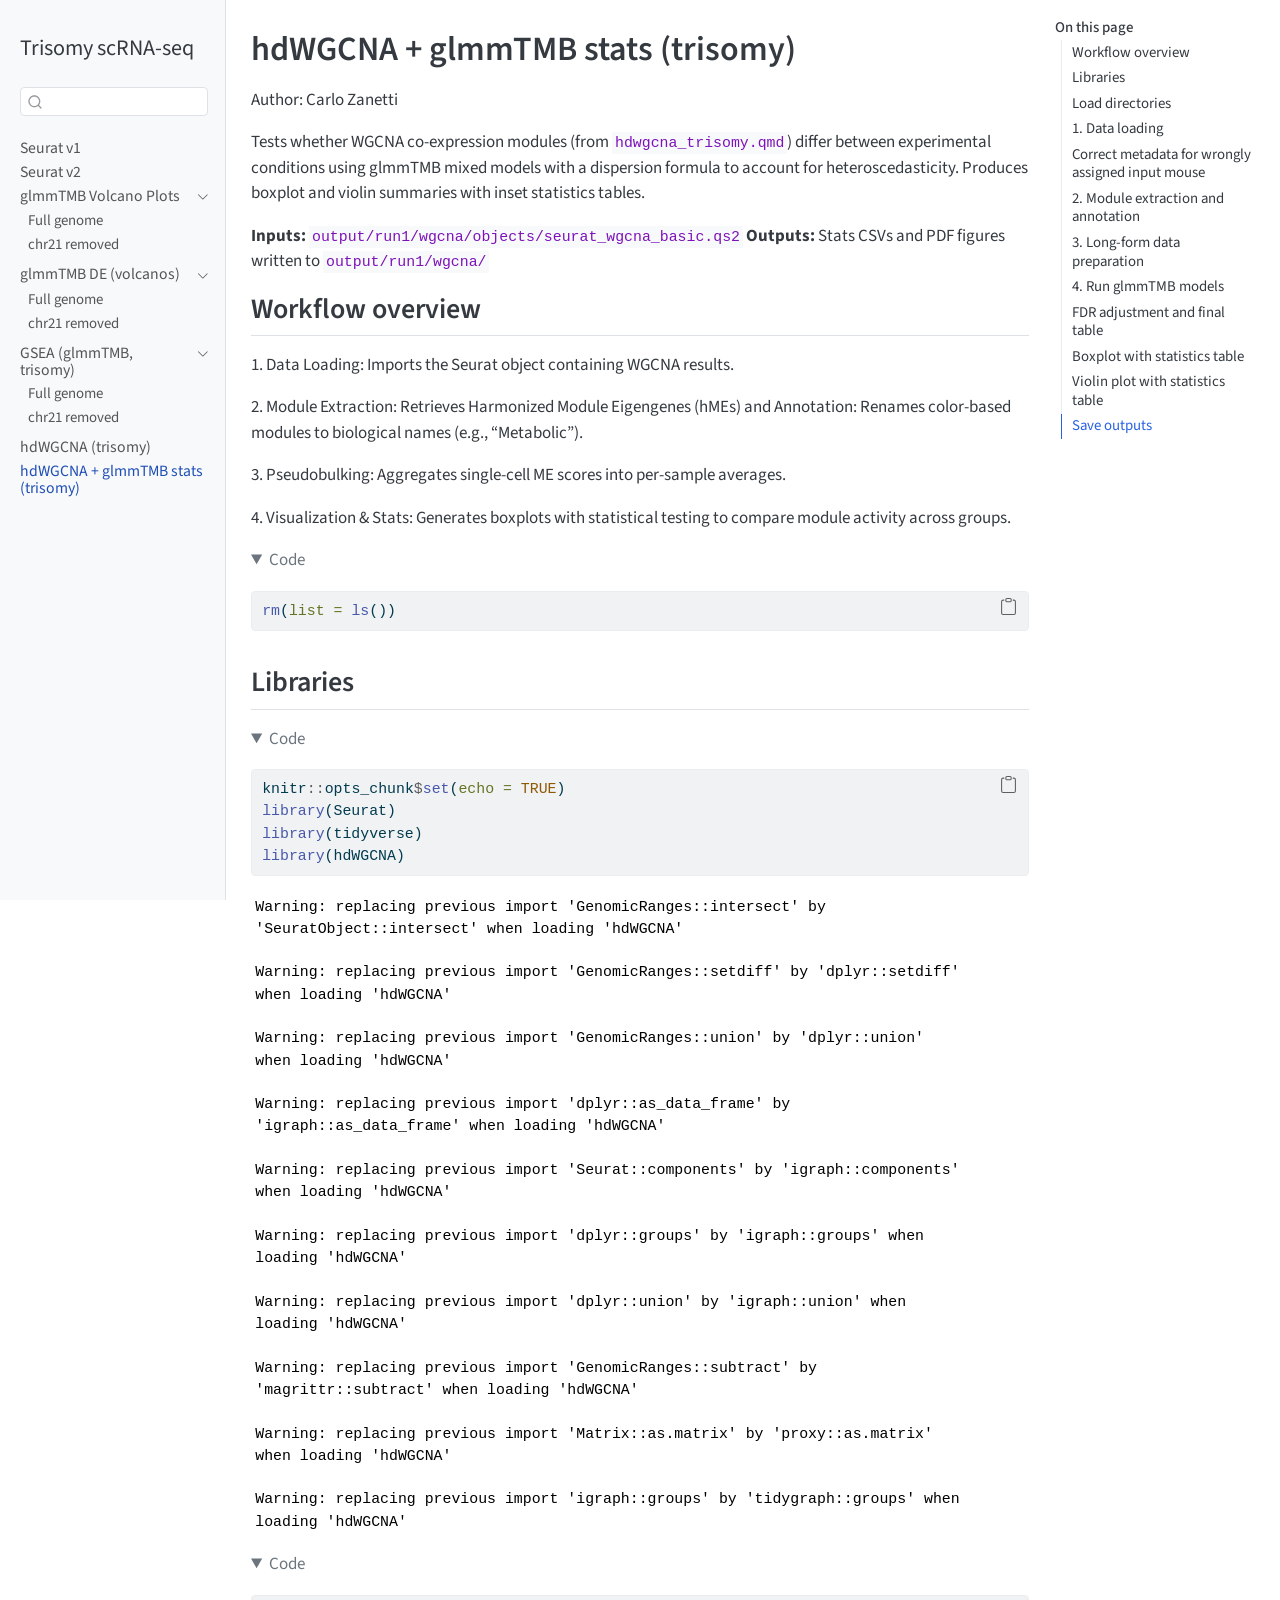
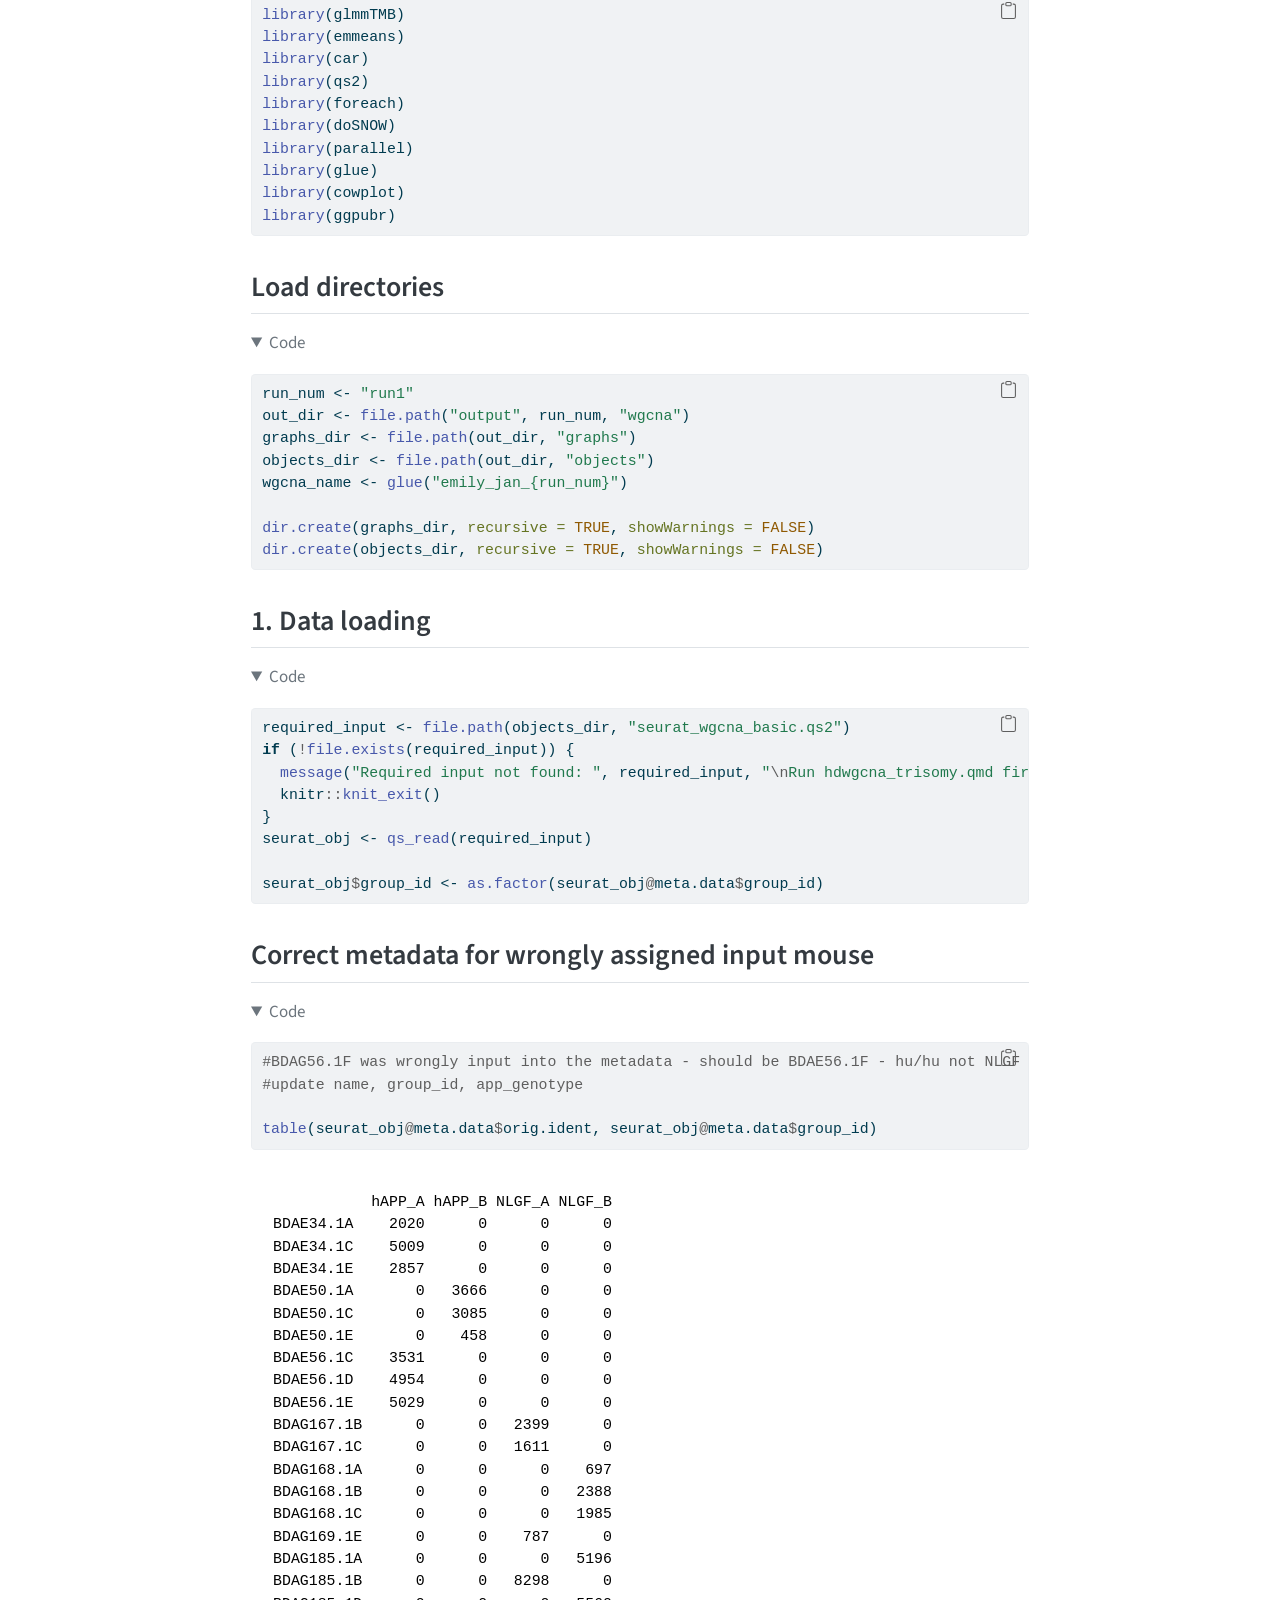
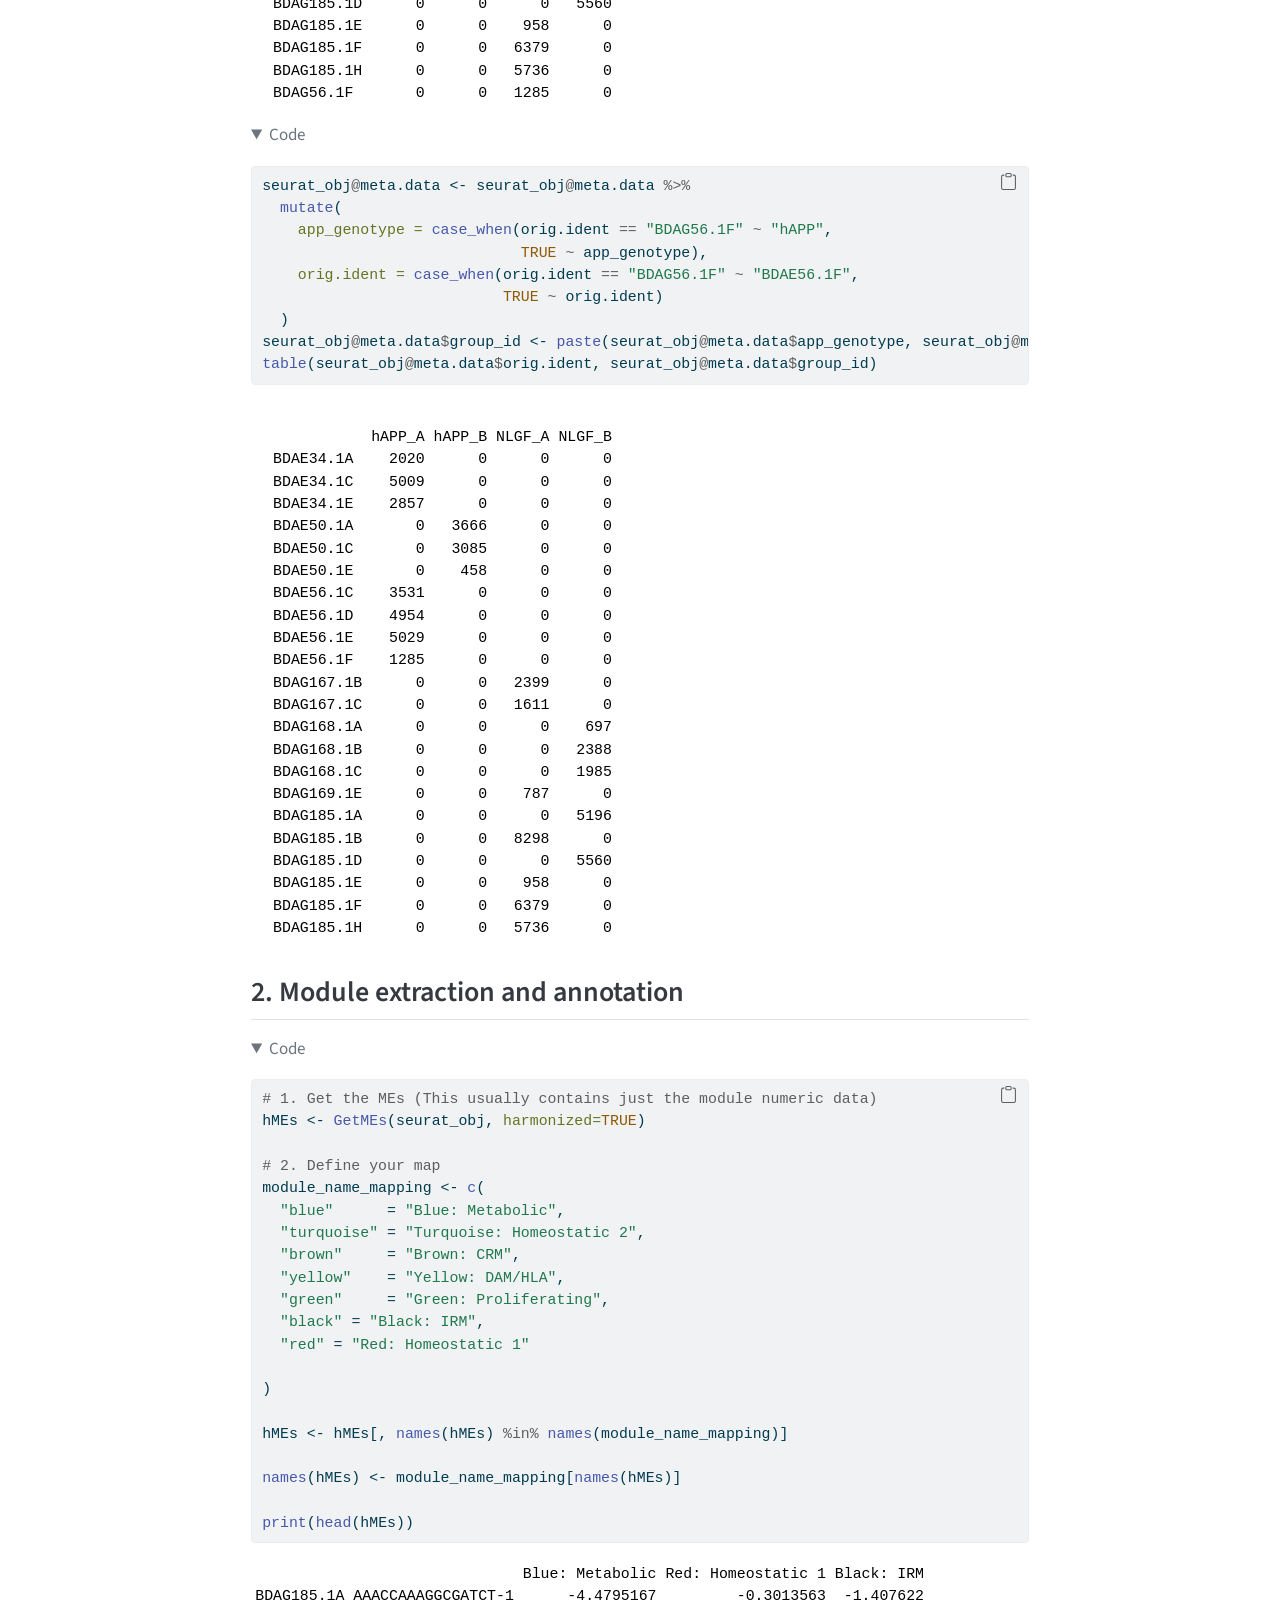
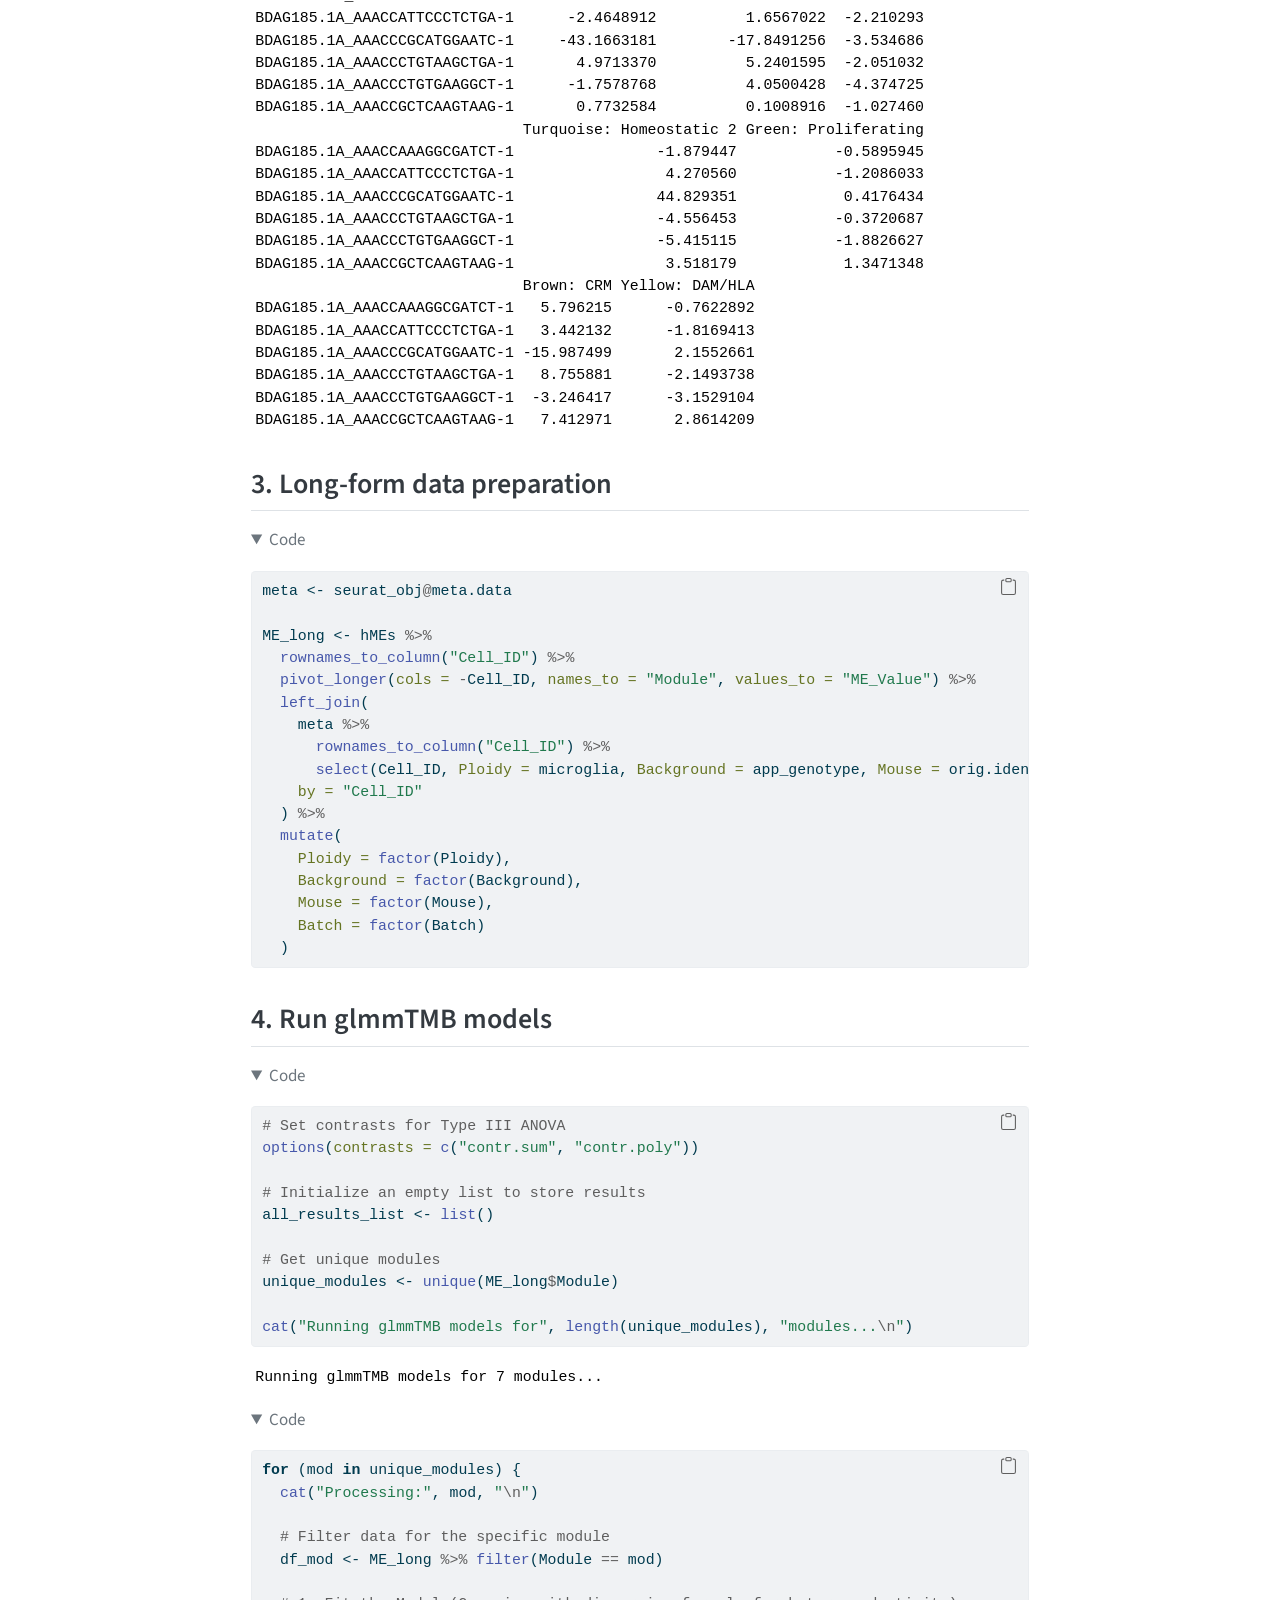
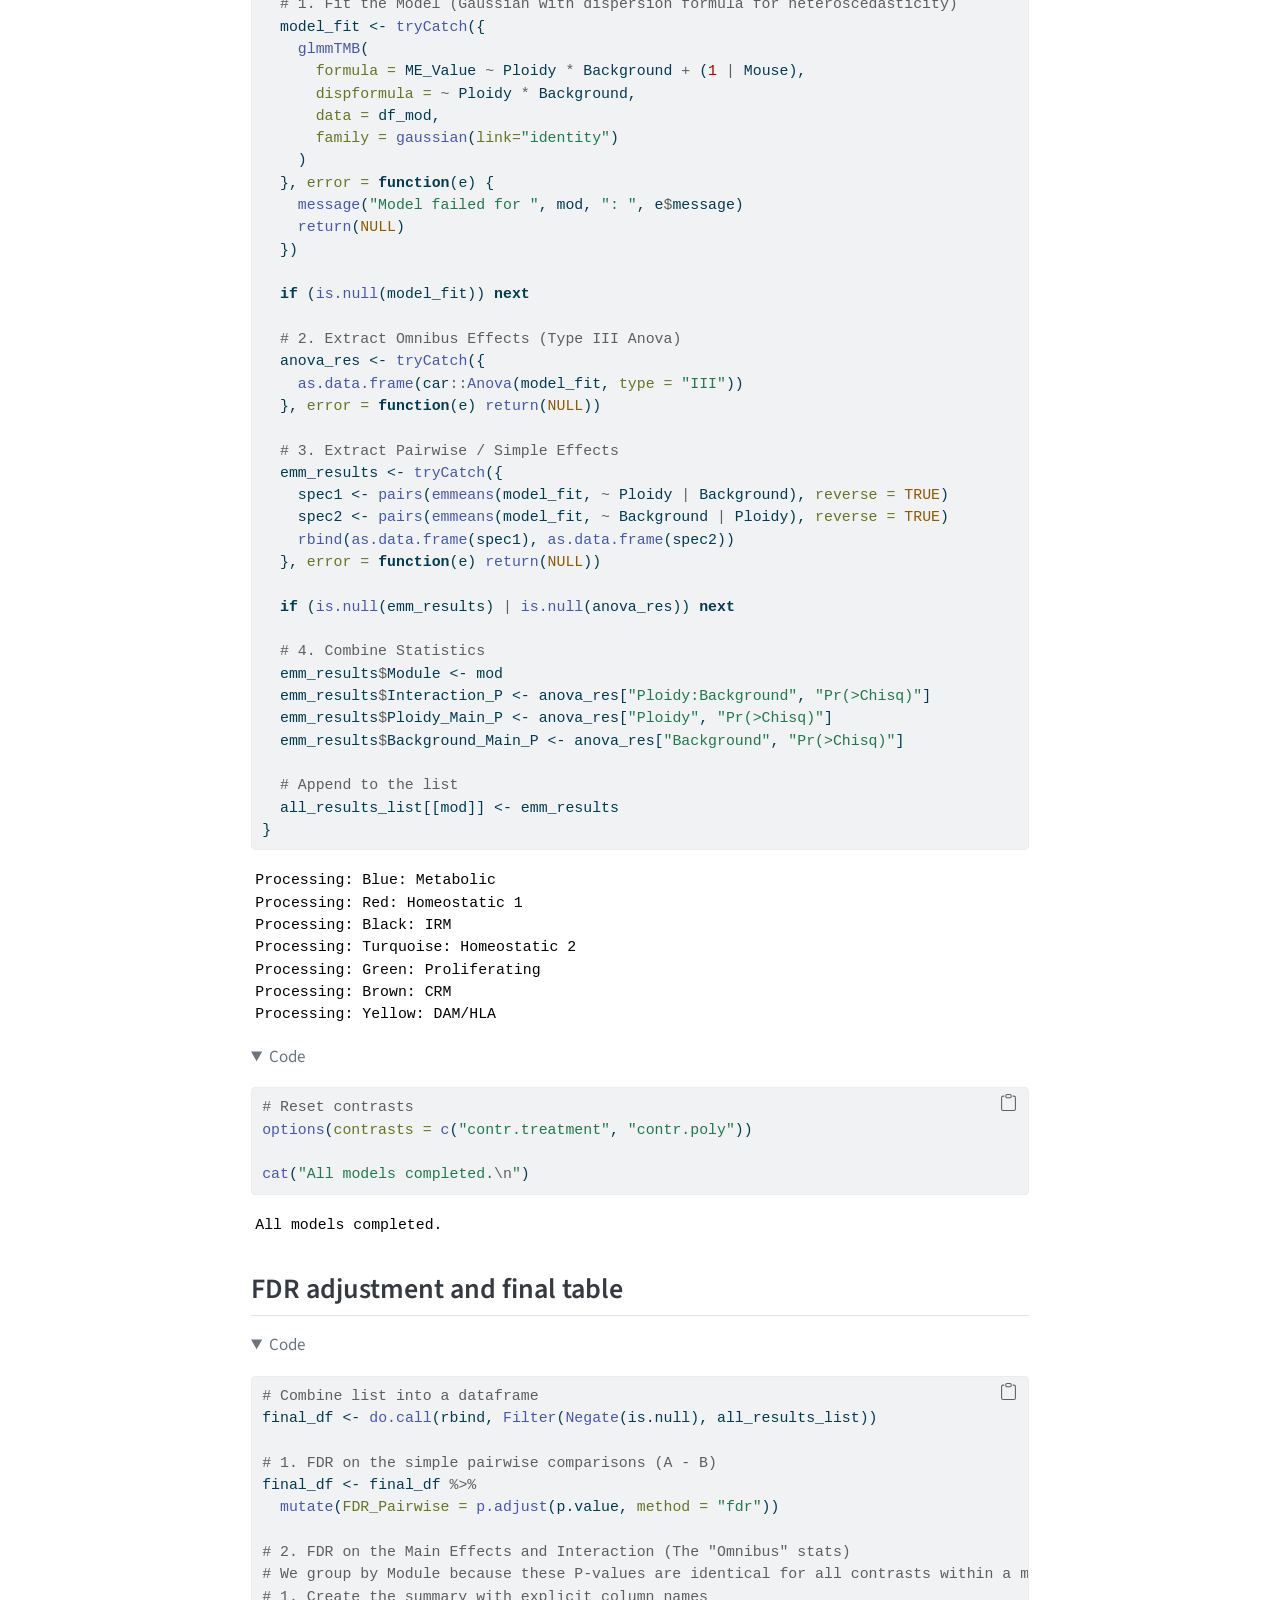
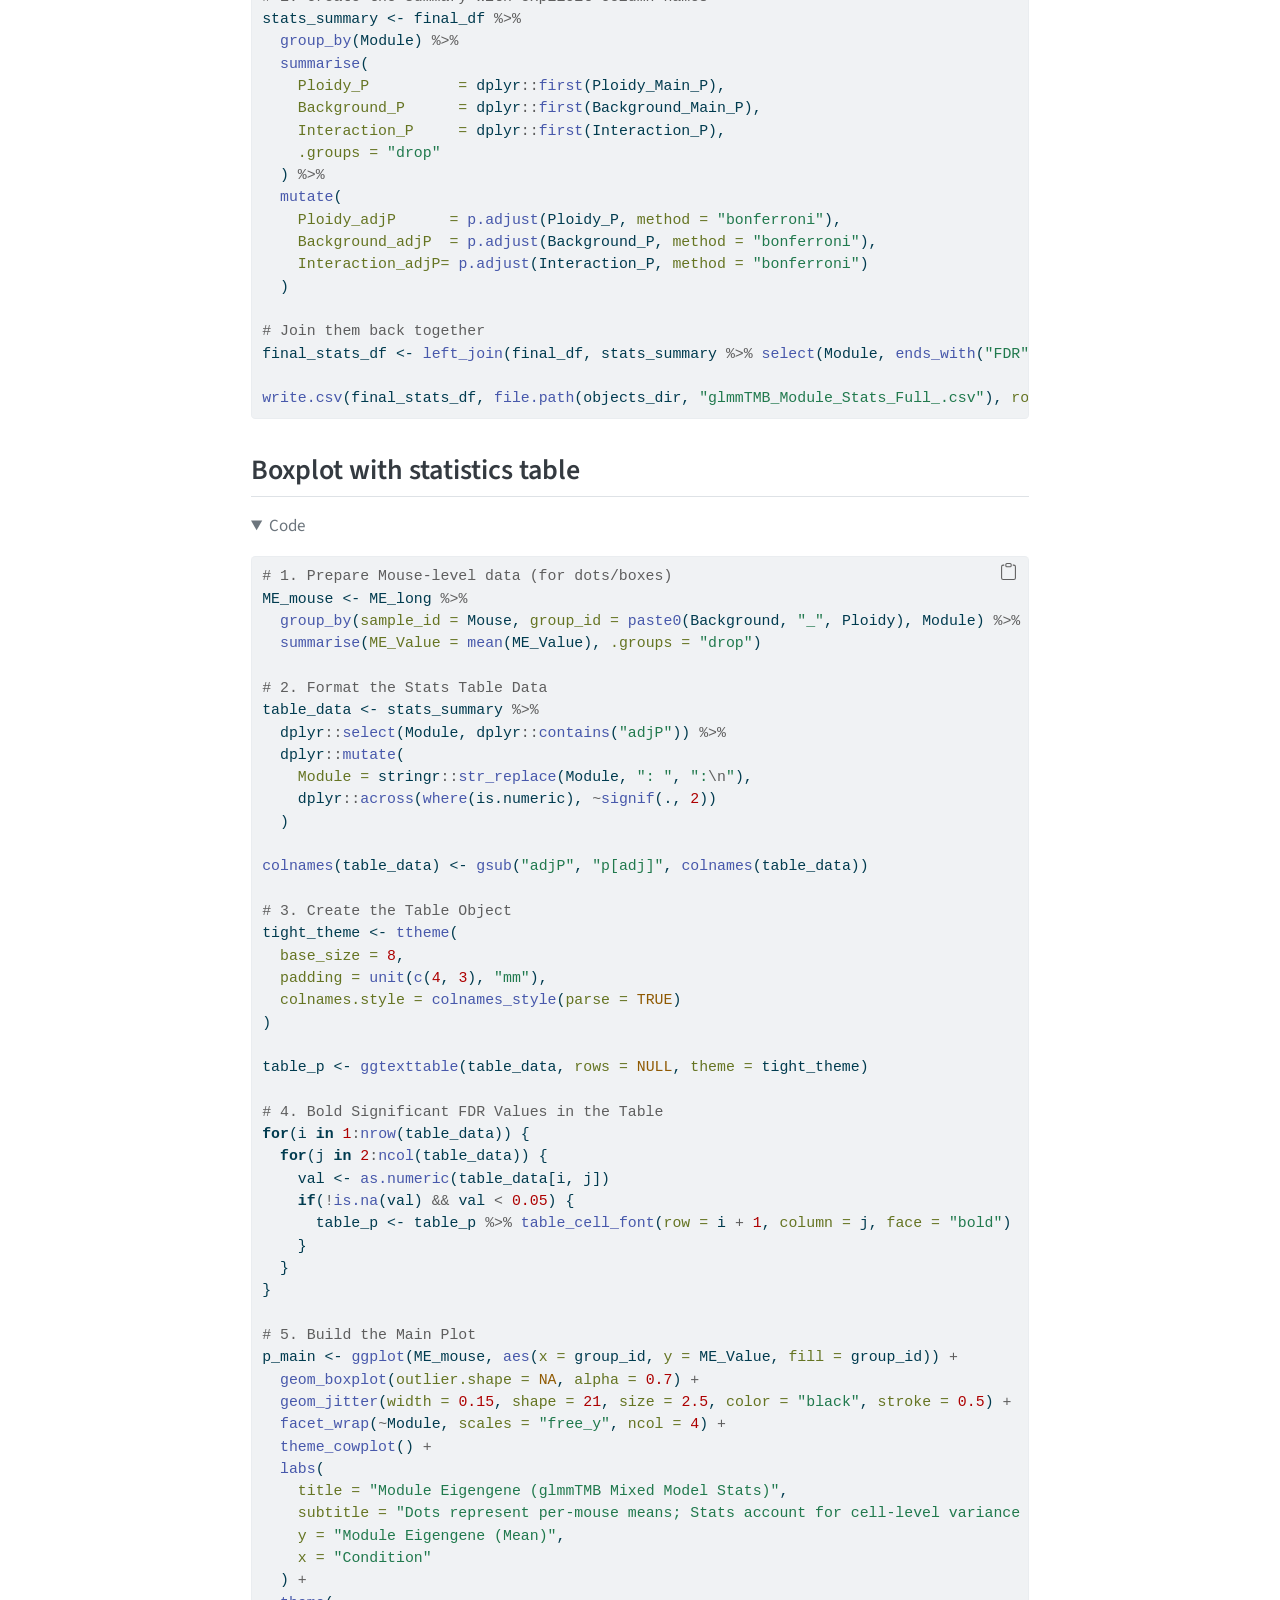
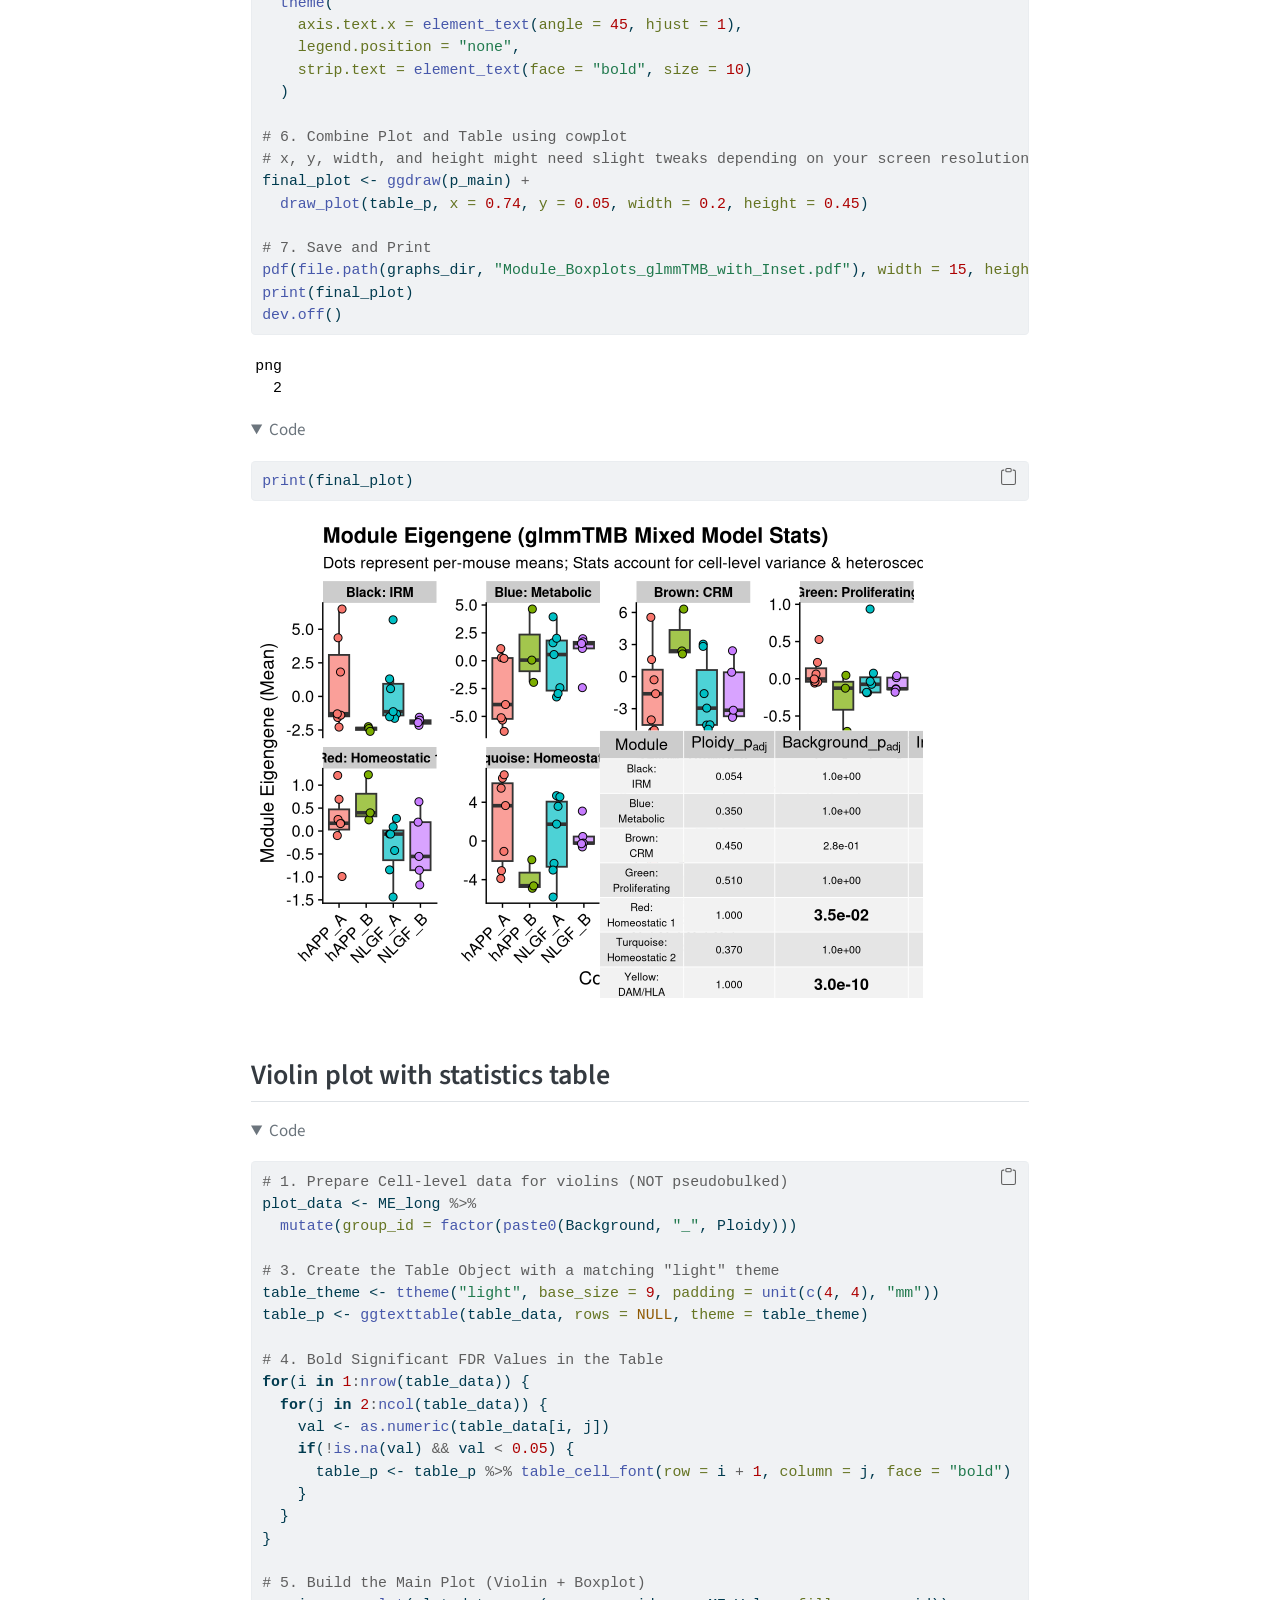
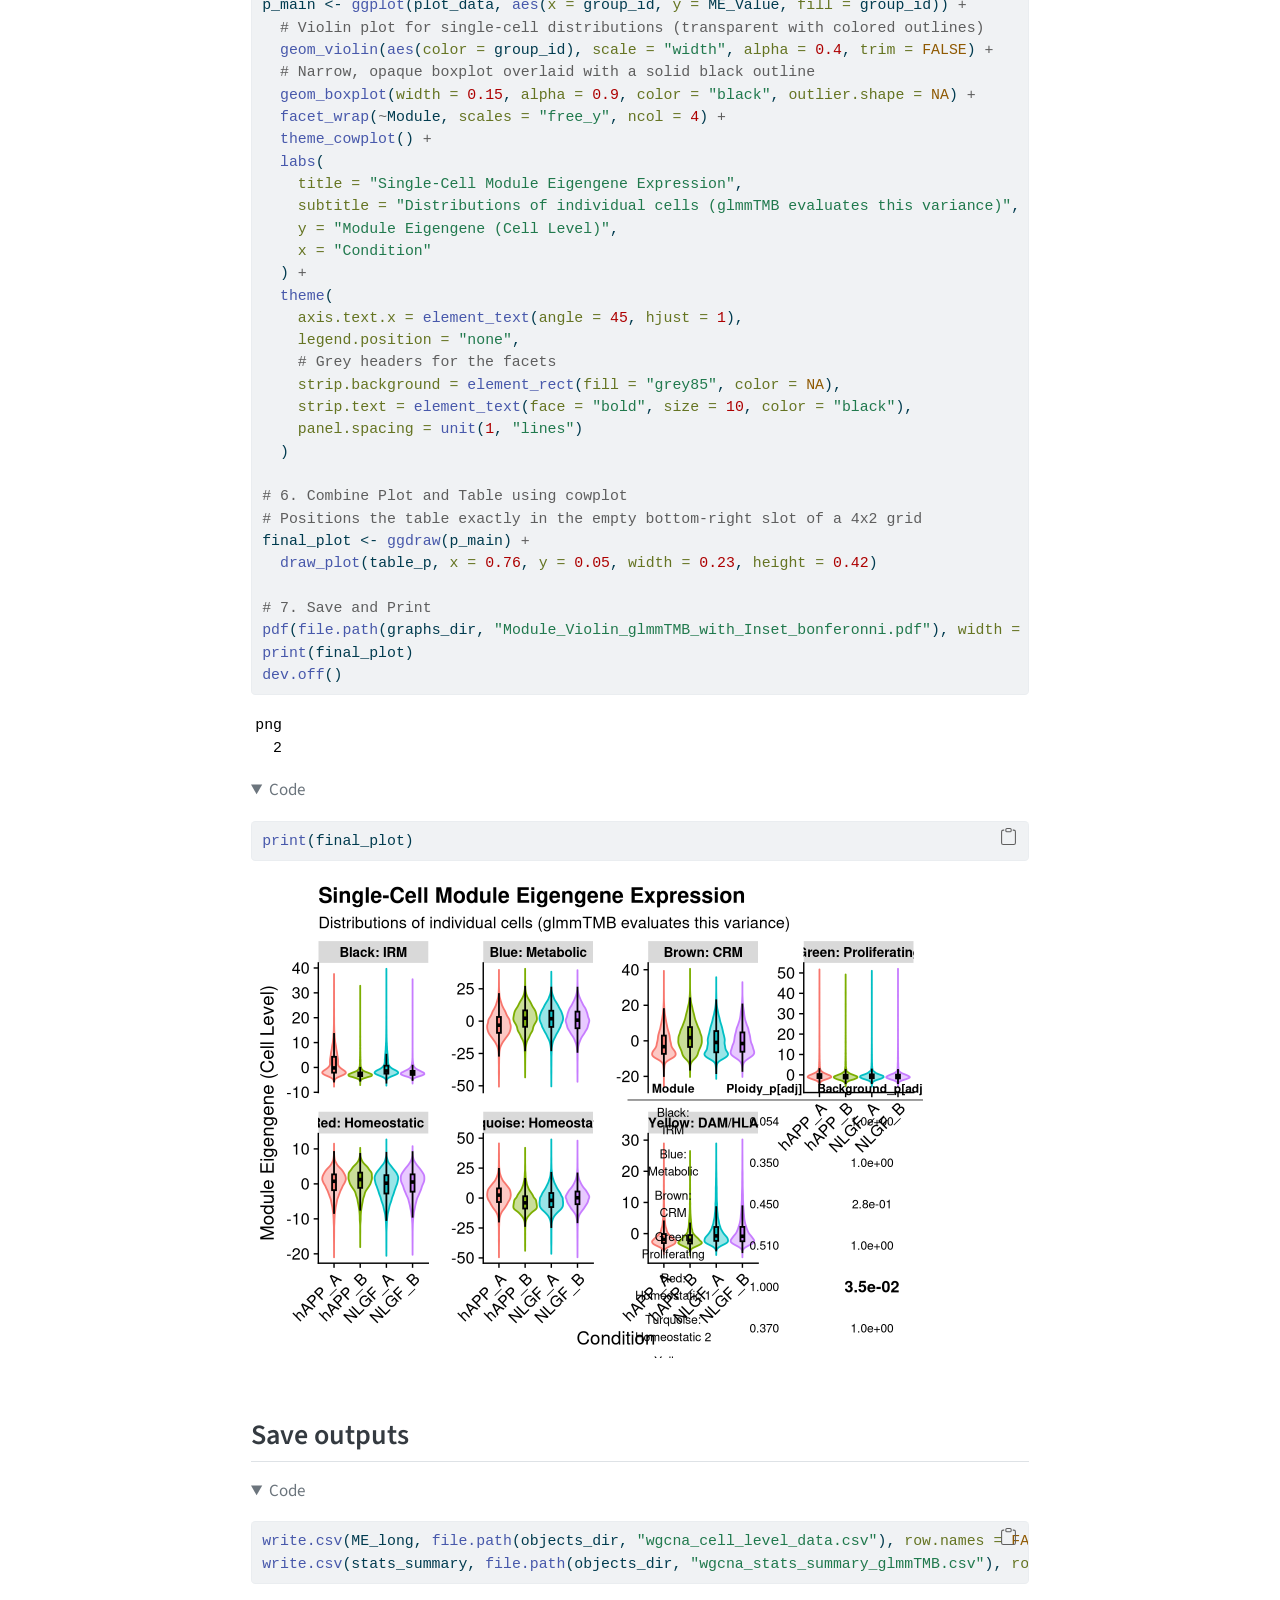
<file: docs/notebooks/hdwgcna_glmmTMB_stats_trisomy.html>
<!DOCTYPE html>
<html xmlns="http://www.w3.org/1999/xhtml" lang="en" xml:lang="en"><head>

<meta charset="utf-8">
<meta name="generator" content="quarto-1.5.57">

<meta name="viewport" content="width=device-width, initial-scale=1.0, user-scalable=yes">


<title>hdWGCNA + glmmTMB stats (trisomy) – Trisomy scRNA-seq</title>
<style>
code{white-space: pre-wrap;}
span.smallcaps{font-variant: small-caps;}
div.columns{display: flex; gap: min(4vw, 1.5em);}
div.column{flex: auto; overflow-x: auto;}
div.hanging-indent{margin-left: 1.5em; text-indent: -1.5em;}
ul.task-list{list-style: none;}
ul.task-list li input[type="checkbox"] {
  width: 0.8em;
  margin: 0 0.8em 0.2em -1em; /* quarto-specific, see https://github.com/quarto-dev/quarto-cli/issues/4556 */ 
  vertical-align: middle;
}
/* CSS for syntax highlighting */
pre > code.sourceCode { white-space: pre; position: relative; }
pre > code.sourceCode > span { line-height: 1.25; }
pre > code.sourceCode > span:empty { height: 1.2em; }
.sourceCode { overflow: visible; }
code.sourceCode > span { color: inherit; text-decoration: inherit; }
div.sourceCode { margin: 1em 0; }
pre.sourceCode { margin: 0; }
@media screen {
div.sourceCode { overflow: auto; }
}
@media print {
pre > code.sourceCode { white-space: pre-wrap; }
pre > code.sourceCode > span { display: inline-block; text-indent: -5em; padding-left: 5em; }
}
pre.numberSource code
  { counter-reset: source-line 0; }
pre.numberSource code > span
  { position: relative; left: -4em; counter-increment: source-line; }
pre.numberSource code > span > a:first-child::before
  { content: counter(source-line);
    position: relative; left: -1em; text-align: right; vertical-align: baseline;
    border: none; display: inline-block;
    -webkit-touch-callout: none; -webkit-user-select: none;
    -khtml-user-select: none; -moz-user-select: none;
    -ms-user-select: none; user-select: none;
    padding: 0 4px; width: 4em;
  }
pre.numberSource { margin-left: 3em;  padding-left: 4px; }
div.sourceCode
  {   }
@media screen {
pre > code.sourceCode > span > a:first-child::before { text-decoration: underline; }
}
</style>


<script src="../site_libs/quarto-nav/quarto-nav.js"></script>
<script src="../site_libs/quarto-nav/headroom.min.js"></script>
<script src="../site_libs/clipboard/clipboard.min.js"></script>
<script src="../site_libs/quarto-search/autocomplete.umd.js"></script>
<script src="../site_libs/quarto-search/fuse.min.js"></script>
<script src="../site_libs/quarto-search/quarto-search.js"></script>
<meta name="quarto:offset" content="../">
<script src="../site_libs/quarto-html/quarto.js"></script>
<script src="../site_libs/quarto-html/popper.min.js"></script>
<script src="../site_libs/quarto-html/tippy.umd.min.js"></script>
<script src="../site_libs/quarto-html/anchor.min.js"></script>
<link href="../site_libs/quarto-html/tippy.css" rel="stylesheet">
<link href="../site_libs/quarto-html/quarto-syntax-highlighting.css" rel="stylesheet" id="quarto-text-highlighting-styles">
<script src="../site_libs/bootstrap/bootstrap.min.js"></script>
<link href="../site_libs/bootstrap/bootstrap-icons.css" rel="stylesheet">
<link href="../site_libs/bootstrap/bootstrap.min.css" rel="stylesheet" id="quarto-bootstrap" data-mode="light">
<script id="quarto-search-options" type="application/json">{
  "location": "sidebar",
  "copy-button": false,
  "collapse-after": 3,
  "panel-placement": "start",
  "type": "textbox",
  "limit": 50,
  "keyboard-shortcut": [
    "f",
    "/",
    "s"
  ],
  "show-item-context": false,
  "language": {
    "search-no-results-text": "No results",
    "search-matching-documents-text": "matching documents",
    "search-copy-link-title": "Copy link to search",
    "search-hide-matches-text": "Hide additional matches",
    "search-more-match-text": "more match in this document",
    "search-more-matches-text": "more matches in this document",
    "search-clear-button-title": "Clear",
    "search-text-placeholder": "",
    "search-detached-cancel-button-title": "Cancel",
    "search-submit-button-title": "Submit",
    "search-label": "Search"
  }
}</script>
<link href="../site_libs/pagedtable-1.1/css/pagedtable.css" rel="stylesheet">
<script src="../site_libs/pagedtable-1.1/js/pagedtable.js"></script>


</head>

<body class="nav-sidebar docked">

<div id="quarto-search-results"></div>
  <header id="quarto-header" class="headroom fixed-top">
  <nav class="quarto-secondary-nav">
    <div class="container-fluid d-flex">
      <button type="button" class="quarto-btn-toggle btn" data-bs-toggle="collapse" role="button" data-bs-target=".quarto-sidebar-collapse-item" aria-controls="quarto-sidebar" aria-expanded="false" aria-label="Toggle sidebar navigation" onclick="if (window.quartoToggleHeadroom) { window.quartoToggleHeadroom(); }">
        <i class="bi bi-layout-text-sidebar-reverse"></i>
      </button>
        <nav class="quarto-page-breadcrumbs" aria-label="breadcrumb"><ol class="breadcrumb"><li class="breadcrumb-item"><a href="../notebooks/hdwgcna_glmmTMB_stats_trisomy.html">hdWGCNA + glmmTMB stats (trisomy)</a></li></ol></nav>
        <a class="flex-grow-1" role="navigation" data-bs-toggle="collapse" data-bs-target=".quarto-sidebar-collapse-item" aria-controls="quarto-sidebar" aria-expanded="false" aria-label="Toggle sidebar navigation" onclick="if (window.quartoToggleHeadroom) { window.quartoToggleHeadroom(); }">      
        </a>
      <button type="button" class="btn quarto-search-button" aria-label="Search" onclick="window.quartoOpenSearch();">
        <i class="bi bi-search"></i>
      </button>
    </div>
  </nav>
</header>
<!-- content -->
<div id="quarto-content" class="quarto-container page-columns page-rows-contents page-layout-article">
<!-- sidebar -->
  <nav id="quarto-sidebar" class="sidebar collapse collapse-horizontal quarto-sidebar-collapse-item sidebar-navigation docked overflow-auto">
    <div class="pt-lg-2 mt-2 text-left sidebar-header">
    <div class="sidebar-title mb-0 py-0">
      <a href="../">Trisomy scRNA-seq</a> 
    </div>
      </div>
        <div class="mt-2 flex-shrink-0 align-items-center">
        <div class="sidebar-search">
        <div id="quarto-search" class="" title="Search"></div>
        </div>
        </div>
    <div class="sidebar-menu-container"> 
    <ul class="list-unstyled mt-1">
        <li class="sidebar-item">
  <div class="sidebar-item-container"> 
  <a href="../notebooks/seurat_trisomy_v1.html" class="sidebar-item-text sidebar-link">
 <span class="menu-text">Seurat v1</span></a>
  </div>
</li>
        <li class="sidebar-item">
  <div class="sidebar-item-container"> 
  <a href="../notebooks/seurat_trisomy_v2.html" class="sidebar-item-text sidebar-link">
 <span class="menu-text">Seurat v2</span></a>
  </div>
</li>
        <li class="sidebar-item sidebar-item-section">
      <div class="sidebar-item-container"> 
            <a class="sidebar-item-text sidebar-link text-start" data-bs-toggle="collapse" data-bs-target="#quarto-sidebar-section-1" role="navigation" aria-expanded="true">
 <span class="menu-text">glmmTMB Volcano Plots</span></a>
          <a class="sidebar-item-toggle text-start" data-bs-toggle="collapse" data-bs-target="#quarto-sidebar-section-1" role="navigation" aria-expanded="true" aria-label="Toggle section">
            <i class="bi bi-chevron-right ms-2"></i>
          </a> 
      </div>
      <ul id="quarto-sidebar-section-1" class="collapse list-unstyled sidebar-section depth1 show">  
          <li class="sidebar-item">
  <div class="sidebar-item-container"> 
  <a href="../notebooks/glmmTMB_volcanos.html" class="sidebar-item-text sidebar-link">
 <span class="menu-text">Full genome</span></a>
  </div>
</li>
          <li class="sidebar-item">
  <div class="sidebar-item-container"> 
  <a href="../notebooks/glmmTMB_volcanos_chr21_removed.html" class="sidebar-item-text sidebar-link">
 <span class="menu-text">chr21 removed</span></a>
  </div>
</li>
      </ul>
  </li>
        <li class="sidebar-item sidebar-item-section">
      <div class="sidebar-item-container"> 
            <a class="sidebar-item-text sidebar-link text-start" data-bs-toggle="collapse" data-bs-target="#quarto-sidebar-section-2" role="navigation" aria-expanded="true">
 <span class="menu-text">glmmTMB DE (volcanos)</span></a>
          <a class="sidebar-item-toggle text-start" data-bs-toggle="collapse" data-bs-target="#quarto-sidebar-section-2" role="navigation" aria-expanded="true" aria-label="Toggle section">
            <i class="bi bi-chevron-right ms-2"></i>
          </a> 
      </div>
      <ul id="quarto-sidebar-section-2" class="collapse list-unstyled sidebar-section depth1 show">  
          <li class="sidebar-item">
  <div class="sidebar-item-container"> 
  <a href="../notebooks/glmmTMB_DE.html" class="sidebar-item-text sidebar-link">
 <span class="menu-text">Full genome</span></a>
  </div>
</li>
          <li class="sidebar-item">
  <div class="sidebar-item-container"> 
  <a href="../notebooks/glmmTMB_DE_chr21_removed.html" class="sidebar-item-text sidebar-link">
 <span class="menu-text">chr21 removed</span></a>
  </div>
</li>
      </ul>
  </li>
        <li class="sidebar-item sidebar-item-section">
      <div class="sidebar-item-container"> 
            <a class="sidebar-item-text sidebar-link text-start" data-bs-toggle="collapse" data-bs-target="#quarto-sidebar-section-3" role="navigation" aria-expanded="true">
 <span class="menu-text">GSEA (glmmTMB, trisomy)</span></a>
          <a class="sidebar-item-toggle text-start" data-bs-toggle="collapse" data-bs-target="#quarto-sidebar-section-3" role="navigation" aria-expanded="true" aria-label="Toggle section">
            <i class="bi bi-chevron-right ms-2"></i>
          </a> 
      </div>
      <ul id="quarto-sidebar-section-3" class="collapse list-unstyled sidebar-section depth1 show">  
          <li class="sidebar-item">
  <div class="sidebar-item-container"> 
  <a href="../notebooks/gsea_glmmTMB_trisomy.html" class="sidebar-item-text sidebar-link">
 <span class="menu-text">Full genome</span></a>
  </div>
</li>
          <li class="sidebar-item">
  <div class="sidebar-item-container"> 
  <a href="../notebooks/gsea_glmmTMB_trisomy_chr21_removed.html" class="sidebar-item-text sidebar-link">
 <span class="menu-text">chr21 removed</span></a>
  </div>
</li>
      </ul>
  </li>
        <li class="sidebar-item">
  <div class="sidebar-item-container"> 
  <a href="../notebooks/hdwgcna_trisomy.html" class="sidebar-item-text sidebar-link">
 <span class="menu-text">hdWGCNA (trisomy)</span></a>
  </div>
</li>
        <li class="sidebar-item">
  <div class="sidebar-item-container"> 
  <a href="../notebooks/hdwgcna_glmmTMB_stats_trisomy.html" class="sidebar-item-text sidebar-link active">
 <span class="menu-text">hdWGCNA + glmmTMB stats (trisomy)</span></a>
  </div>
</li>
    </ul>
    </div>
</nav>
<div id="quarto-sidebar-glass" class="quarto-sidebar-collapse-item" data-bs-toggle="collapse" data-bs-target=".quarto-sidebar-collapse-item"></div>
<!-- margin-sidebar -->
    <div id="quarto-margin-sidebar" class="sidebar margin-sidebar">
        <nav id="TOC" role="doc-toc" class="toc-active">
    <h2 id="toc-title">On this page</h2>
   
  <ul>
  <li><a href="#workflow-overview" id="toc-workflow-overview" class="nav-link active" data-scroll-target="#workflow-overview">Workflow overview</a></li>
  <li><a href="#libraries" id="toc-libraries" class="nav-link" data-scroll-target="#libraries">Libraries</a></li>
  <li><a href="#load-directories" id="toc-load-directories" class="nav-link" data-scroll-target="#load-directories">Load directories</a></li>
  <li><a href="#data-loading" id="toc-data-loading" class="nav-link" data-scroll-target="#data-loading">1. Data loading</a></li>
  <li><a href="#correct-metadata-for-wrongly-assigned-input-mouse" id="toc-correct-metadata-for-wrongly-assigned-input-mouse" class="nav-link" data-scroll-target="#correct-metadata-for-wrongly-assigned-input-mouse">Correct metadata for wrongly assigned input mouse</a></li>
  <li><a href="#module-extraction-and-annotation" id="toc-module-extraction-and-annotation" class="nav-link" data-scroll-target="#module-extraction-and-annotation">2. Module extraction and annotation</a></li>
  <li><a href="#long-form-data-preparation" id="toc-long-form-data-preparation" class="nav-link" data-scroll-target="#long-form-data-preparation">3. Long-form data preparation</a></li>
  <li><a href="#run-glmmtmb-models" id="toc-run-glmmtmb-models" class="nav-link" data-scroll-target="#run-glmmtmb-models">4. Run glmmTMB models</a></li>
  <li><a href="#fdr-adjustment-and-final-table" id="toc-fdr-adjustment-and-final-table" class="nav-link" data-scroll-target="#fdr-adjustment-and-final-table">FDR adjustment and final table</a></li>
  <li><a href="#boxplot-with-statistics-table" id="toc-boxplot-with-statistics-table" class="nav-link" data-scroll-target="#boxplot-with-statistics-table">Boxplot with statistics table</a></li>
  <li><a href="#violin-plot-with-statistics-table" id="toc-violin-plot-with-statistics-table" class="nav-link" data-scroll-target="#violin-plot-with-statistics-table">Violin plot with statistics table</a></li>
  <li><a href="#save-outputs" id="toc-save-outputs" class="nav-link" data-scroll-target="#save-outputs">Save outputs</a></li>
  </ul>
</nav>
    </div>
<!-- main -->
<main class="content" id="quarto-document-content">

<header id="title-block-header" class="quarto-title-block default">
<div class="quarto-title">
<h1 class="title">hdWGCNA + glmmTMB stats (trisomy)</h1>
</div>



<div class="quarto-title-meta">

    
  
    
  </div>
  


</header>


<p>Author: Carlo Zanetti</p>
<p>Tests whether WGCNA co-expression modules (from <code>hdwgcna_trisomy.qmd</code>) differ between experimental conditions using glmmTMB mixed models with a dispersion formula to account for heteroscedasticity. Produces boxplot and violin summaries with inset statistics tables.</p>
<p><strong>Inputs:</strong> <code>output/run1/wgcna/objects/seurat_wgcna_basic.qs2</code> <strong>Outputs:</strong> Stats CSVs and PDF figures written to <code>output/run1/wgcna/</code></p>
<section id="workflow-overview" class="level2">
<h2 class="anchored" data-anchor-id="workflow-overview">Workflow overview</h2>
<p>1. Data Loading: Imports the Seurat object containing WGCNA results.</p>
<p>2. Module Extraction: Retrieves Harmonized Module Eigengenes (hMEs) and Annotation: Renames color-based modules to biological names (e.g., “Metabolic”).</p>
<p>3. Pseudobulking: Aggregates single-cell ME scores into per-sample averages.</p>
<p>4. Visualization &amp; Stats: Generates boxplots with statistical testing to compare module activity across groups.</p>
<div class="cell">
<details open="" class="code-fold">
<summary>Code</summary>
<div class="sourceCode cell-code" id="cb1"><pre class="sourceCode r code-with-copy"><code class="sourceCode r"><span id="cb1-1"><a href="#cb1-1" aria-hidden="true" tabindex="-1"></a><span class="fu">rm</span>(<span class="at">list =</span> <span class="fu">ls</span>())</span></code><button title="Copy to Clipboard" class="code-copy-button"><i class="bi"></i></button></pre></div>
</details>
</div>
</section>
<section id="libraries" class="level2">
<h2 class="anchored" data-anchor-id="libraries">Libraries</h2>
<div class="cell">
<details open="" class="code-fold">
<summary>Code</summary>
<div class="sourceCode cell-code" id="cb2"><pre class="sourceCode r code-with-copy"><code class="sourceCode r"><span id="cb2-1"><a href="#cb2-1" aria-hidden="true" tabindex="-1"></a>knitr<span class="sc">::</span>opts_chunk<span class="sc">$</span><span class="fu">set</span>(<span class="at">echo =</span> <span class="cn">TRUE</span>)</span>
<span id="cb2-2"><a href="#cb2-2" aria-hidden="true" tabindex="-1"></a><span class="fu">library</span>(Seurat)</span>
<span id="cb2-3"><a href="#cb2-3" aria-hidden="true" tabindex="-1"></a><span class="fu">library</span>(tidyverse)</span>
<span id="cb2-4"><a href="#cb2-4" aria-hidden="true" tabindex="-1"></a><span class="fu">library</span>(hdWGCNA)</span></code><button title="Copy to Clipboard" class="code-copy-button"><i class="bi"></i></button></pre></div>
</details>
<div class="cell-output cell-output-stderr">
<pre><code>Warning: replacing previous import 'GenomicRanges::intersect' by
'SeuratObject::intersect' when loading 'hdWGCNA'</code></pre>
</div>
<div class="cell-output cell-output-stderr">
<pre><code>Warning: replacing previous import 'GenomicRanges::setdiff' by 'dplyr::setdiff'
when loading 'hdWGCNA'</code></pre>
</div>
<div class="cell-output cell-output-stderr">
<pre><code>Warning: replacing previous import 'GenomicRanges::union' by 'dplyr::union'
when loading 'hdWGCNA'</code></pre>
</div>
<div class="cell-output cell-output-stderr">
<pre><code>Warning: replacing previous import 'dplyr::as_data_frame' by
'igraph::as_data_frame' when loading 'hdWGCNA'</code></pre>
</div>
<div class="cell-output cell-output-stderr">
<pre><code>Warning: replacing previous import 'Seurat::components' by 'igraph::components'
when loading 'hdWGCNA'</code></pre>
</div>
<div class="cell-output cell-output-stderr">
<pre><code>Warning: replacing previous import 'dplyr::groups' by 'igraph::groups' when
loading 'hdWGCNA'</code></pre>
</div>
<div class="cell-output cell-output-stderr">
<pre><code>Warning: replacing previous import 'dplyr::union' by 'igraph::union' when
loading 'hdWGCNA'</code></pre>
</div>
<div class="cell-output cell-output-stderr">
<pre><code>Warning: replacing previous import 'GenomicRanges::subtract' by
'magrittr::subtract' when loading 'hdWGCNA'</code></pre>
</div>
<div class="cell-output cell-output-stderr">
<pre><code>Warning: replacing previous import 'Matrix::as.matrix' by 'proxy::as.matrix'
when loading 'hdWGCNA'</code></pre>
</div>
<div class="cell-output cell-output-stderr">
<pre><code>Warning: replacing previous import 'igraph::groups' by 'tidygraph::groups' when
loading 'hdWGCNA'</code></pre>
</div>
<details open="" class="code-fold">
<summary>Code</summary>
<div class="sourceCode cell-code" id="cb13"><pre class="sourceCode r code-with-copy"><code class="sourceCode r"><span id="cb13-1"><a href="#cb13-1" aria-hidden="true" tabindex="-1"></a><span class="fu">library</span>(glmmTMB)</span>
<span id="cb13-2"><a href="#cb13-2" aria-hidden="true" tabindex="-1"></a><span class="fu">library</span>(emmeans)</span>
<span id="cb13-3"><a href="#cb13-3" aria-hidden="true" tabindex="-1"></a><span class="fu">library</span>(car)</span>
<span id="cb13-4"><a href="#cb13-4" aria-hidden="true" tabindex="-1"></a><span class="fu">library</span>(qs2)</span>
<span id="cb13-5"><a href="#cb13-5" aria-hidden="true" tabindex="-1"></a><span class="fu">library</span>(foreach)</span>
<span id="cb13-6"><a href="#cb13-6" aria-hidden="true" tabindex="-1"></a><span class="fu">library</span>(doSNOW)</span>
<span id="cb13-7"><a href="#cb13-7" aria-hidden="true" tabindex="-1"></a><span class="fu">library</span>(parallel)</span>
<span id="cb13-8"><a href="#cb13-8" aria-hidden="true" tabindex="-1"></a><span class="fu">library</span>(glue)</span>
<span id="cb13-9"><a href="#cb13-9" aria-hidden="true" tabindex="-1"></a><span class="fu">library</span>(cowplot)</span>
<span id="cb13-10"><a href="#cb13-10" aria-hidden="true" tabindex="-1"></a><span class="fu">library</span>(ggpubr)</span></code><button title="Copy to Clipboard" class="code-copy-button"><i class="bi"></i></button></pre></div>
</details>
</div>
</section>
<section id="load-directories" class="level2">
<h2 class="anchored" data-anchor-id="load-directories">Load directories</h2>
<div class="cell">
<details open="" class="code-fold">
<summary>Code</summary>
<div class="sourceCode cell-code" id="cb14"><pre class="sourceCode r code-with-copy"><code class="sourceCode r"><span id="cb14-1"><a href="#cb14-1" aria-hidden="true" tabindex="-1"></a>run_num <span class="ot">&lt;-</span> <span class="st">"run1"</span></span>
<span id="cb14-2"><a href="#cb14-2" aria-hidden="true" tabindex="-1"></a>out_dir <span class="ot">&lt;-</span> <span class="fu">file.path</span>(<span class="st">"output"</span>, run_num, <span class="st">"wgcna"</span>)</span>
<span id="cb14-3"><a href="#cb14-3" aria-hidden="true" tabindex="-1"></a>graphs_dir <span class="ot">&lt;-</span> <span class="fu">file.path</span>(out_dir, <span class="st">"graphs"</span>)</span>
<span id="cb14-4"><a href="#cb14-4" aria-hidden="true" tabindex="-1"></a>objects_dir <span class="ot">&lt;-</span> <span class="fu">file.path</span>(out_dir, <span class="st">"objects"</span>)</span>
<span id="cb14-5"><a href="#cb14-5" aria-hidden="true" tabindex="-1"></a>wgcna_name <span class="ot">&lt;-</span> <span class="fu">glue</span>(<span class="st">"emily_jan_{run_num}"</span>)</span>
<span id="cb14-6"><a href="#cb14-6" aria-hidden="true" tabindex="-1"></a></span>
<span id="cb14-7"><a href="#cb14-7" aria-hidden="true" tabindex="-1"></a><span class="fu">dir.create</span>(graphs_dir, <span class="at">recursive =</span> <span class="cn">TRUE</span>, <span class="at">showWarnings =</span> <span class="cn">FALSE</span>)</span>
<span id="cb14-8"><a href="#cb14-8" aria-hidden="true" tabindex="-1"></a><span class="fu">dir.create</span>(objects_dir, <span class="at">recursive =</span> <span class="cn">TRUE</span>, <span class="at">showWarnings =</span> <span class="cn">FALSE</span>)</span></code><button title="Copy to Clipboard" class="code-copy-button"><i class="bi"></i></button></pre></div>
</details>
</div>
</section>
<section id="data-loading" class="level2">
<h2 class="anchored" data-anchor-id="data-loading">1. Data loading</h2>
<div class="cell">
<details open="" class="code-fold">
<summary>Code</summary>
<div class="sourceCode cell-code" id="cb15"><pre class="sourceCode r code-with-copy"><code class="sourceCode r"><span id="cb15-1"><a href="#cb15-1" aria-hidden="true" tabindex="-1"></a>required_input <span class="ot">&lt;-</span> <span class="fu">file.path</span>(objects_dir, <span class="st">"seurat_wgcna_basic.qs2"</span>)</span>
<span id="cb15-2"><a href="#cb15-2" aria-hidden="true" tabindex="-1"></a><span class="cf">if</span> (<span class="sc">!</span><span class="fu">file.exists</span>(required_input)) {</span>
<span id="cb15-3"><a href="#cb15-3" aria-hidden="true" tabindex="-1"></a>  <span class="fu">message</span>(<span class="st">"Required input not found: "</span>, required_input, <span class="st">"</span><span class="sc">\n</span><span class="st">Run hdwgcna_trisomy.qmd first."</span>)</span>
<span id="cb15-4"><a href="#cb15-4" aria-hidden="true" tabindex="-1"></a>  knitr<span class="sc">::</span><span class="fu">knit_exit</span>()</span>
<span id="cb15-5"><a href="#cb15-5" aria-hidden="true" tabindex="-1"></a>}</span>
<span id="cb15-6"><a href="#cb15-6" aria-hidden="true" tabindex="-1"></a>seurat_obj <span class="ot">&lt;-</span> <span class="fu">qs_read</span>(required_input)</span>
<span id="cb15-7"><a href="#cb15-7" aria-hidden="true" tabindex="-1"></a></span>
<span id="cb15-8"><a href="#cb15-8" aria-hidden="true" tabindex="-1"></a>seurat_obj<span class="sc">$</span>group_id <span class="ot">&lt;-</span> <span class="fu">as.factor</span>(seurat_obj<span class="sc">@</span>meta.data<span class="sc">$</span>group_id)</span></code><button title="Copy to Clipboard" class="code-copy-button"><i class="bi"></i></button></pre></div>
</details>
</div>
</section>
<section id="correct-metadata-for-wrongly-assigned-input-mouse" class="level2">
<h2 class="anchored" data-anchor-id="correct-metadata-for-wrongly-assigned-input-mouse">Correct metadata for wrongly assigned input mouse</h2>
<div class="cell">
<details open="" class="code-fold">
<summary>Code</summary>
<div class="sourceCode cell-code" id="cb16"><pre class="sourceCode r code-with-copy"><code class="sourceCode r"><span id="cb16-1"><a href="#cb16-1" aria-hidden="true" tabindex="-1"></a><span class="co">#BDAG56.1F was wrongly input into the metadata - should be BDAE56.1F - hu/hu not NLGF</span></span>
<span id="cb16-2"><a href="#cb16-2" aria-hidden="true" tabindex="-1"></a><span class="co">#update name, group_id, app_genotype</span></span>
<span id="cb16-3"><a href="#cb16-3" aria-hidden="true" tabindex="-1"></a></span>
<span id="cb16-4"><a href="#cb16-4" aria-hidden="true" tabindex="-1"></a><span class="fu">table</span>(seurat_obj<span class="sc">@</span>meta.data<span class="sc">$</span>orig.ident, seurat_obj<span class="sc">@</span>meta.data<span class="sc">$</span>group_id)</span></code><button title="Copy to Clipboard" class="code-copy-button"><i class="bi"></i></button></pre></div>
</details>
<div class="cell-output cell-output-stdout">
<pre><code>            
             hAPP_A hAPP_B NLGF_A NLGF_B
  BDAE34.1A    2020      0      0      0
  BDAE34.1C    5009      0      0      0
  BDAE34.1E    2857      0      0      0
  BDAE50.1A       0   3666      0      0
  BDAE50.1C       0   3085      0      0
  BDAE50.1E       0    458      0      0
  BDAE56.1C    3531      0      0      0
  BDAE56.1D    4954      0      0      0
  BDAE56.1E    5029      0      0      0
  BDAG167.1B      0      0   2399      0
  BDAG167.1C      0      0   1611      0
  BDAG168.1A      0      0      0    697
  BDAG168.1B      0      0      0   2388
  BDAG168.1C      0      0      0   1985
  BDAG169.1E      0      0    787      0
  BDAG185.1A      0      0      0   5196
  BDAG185.1B      0      0   8298      0
  BDAG185.1D      0      0      0   5560
  BDAG185.1E      0      0    958      0
  BDAG185.1F      0      0   6379      0
  BDAG185.1H      0      0   5736      0
  BDAG56.1F       0      0   1285      0</code></pre>
</div>
<details open="" class="code-fold">
<summary>Code</summary>
<div class="sourceCode cell-code" id="cb18"><pre class="sourceCode r code-with-copy"><code class="sourceCode r"><span id="cb18-1"><a href="#cb18-1" aria-hidden="true" tabindex="-1"></a>seurat_obj<span class="sc">@</span>meta.data <span class="ot">&lt;-</span> seurat_obj<span class="sc">@</span>meta.data <span class="sc">%&gt;%</span></span>
<span id="cb18-2"><a href="#cb18-2" aria-hidden="true" tabindex="-1"></a>  <span class="fu">mutate</span>(</span>
<span id="cb18-3"><a href="#cb18-3" aria-hidden="true" tabindex="-1"></a>    <span class="at">app_genotype =</span> <span class="fu">case_when</span>(orig.ident <span class="sc">==</span> <span class="st">"BDAG56.1F"</span> <span class="sc">~</span> <span class="st">"hAPP"</span>,</span>
<span id="cb18-4"><a href="#cb18-4" aria-hidden="true" tabindex="-1"></a>                             <span class="cn">TRUE</span> <span class="sc">~</span> app_genotype),</span>
<span id="cb18-5"><a href="#cb18-5" aria-hidden="true" tabindex="-1"></a>    <span class="at">orig.ident =</span> <span class="fu">case_when</span>(orig.ident <span class="sc">==</span> <span class="st">"BDAG56.1F"</span> <span class="sc">~</span> <span class="st">"BDAE56.1F"</span>,</span>
<span id="cb18-6"><a href="#cb18-6" aria-hidden="true" tabindex="-1"></a>                           <span class="cn">TRUE</span> <span class="sc">~</span> orig.ident)</span>
<span id="cb18-7"><a href="#cb18-7" aria-hidden="true" tabindex="-1"></a>  )</span>
<span id="cb18-8"><a href="#cb18-8" aria-hidden="true" tabindex="-1"></a>seurat_obj<span class="sc">@</span>meta.data<span class="sc">$</span>group_id <span class="ot">&lt;-</span> <span class="fu">paste</span>(seurat_obj<span class="sc">@</span>meta.data<span class="sc">$</span>app_genotype, seurat_obj<span class="sc">@</span>meta.data<span class="sc">$</span>microglia, <span class="at">sep =</span> <span class="st">"_"</span>)</span>
<span id="cb18-9"><a href="#cb18-9" aria-hidden="true" tabindex="-1"></a><span class="fu">table</span>(seurat_obj<span class="sc">@</span>meta.data<span class="sc">$</span>orig.ident, seurat_obj<span class="sc">@</span>meta.data<span class="sc">$</span>group_id)</span></code><button title="Copy to Clipboard" class="code-copy-button"><i class="bi"></i></button></pre></div>
</details>
<div class="cell-output cell-output-stdout">
<pre><code>            
             hAPP_A hAPP_B NLGF_A NLGF_B
  BDAE34.1A    2020      0      0      0
  BDAE34.1C    5009      0      0      0
  BDAE34.1E    2857      0      0      0
  BDAE50.1A       0   3666      0      0
  BDAE50.1C       0   3085      0      0
  BDAE50.1E       0    458      0      0
  BDAE56.1C    3531      0      0      0
  BDAE56.1D    4954      0      0      0
  BDAE56.1E    5029      0      0      0
  BDAE56.1F    1285      0      0      0
  BDAG167.1B      0      0   2399      0
  BDAG167.1C      0      0   1611      0
  BDAG168.1A      0      0      0    697
  BDAG168.1B      0      0      0   2388
  BDAG168.1C      0      0      0   1985
  BDAG169.1E      0      0    787      0
  BDAG185.1A      0      0      0   5196
  BDAG185.1B      0      0   8298      0
  BDAG185.1D      0      0      0   5560
  BDAG185.1E      0      0    958      0
  BDAG185.1F      0      0   6379      0
  BDAG185.1H      0      0   5736      0</code></pre>
</div>
</div>
</section>
<section id="module-extraction-and-annotation" class="level2">
<h2 class="anchored" data-anchor-id="module-extraction-and-annotation">2. Module extraction and annotation</h2>
<div class="cell">
<details open="" class="code-fold">
<summary>Code</summary>
<div class="sourceCode cell-code" id="cb20"><pre class="sourceCode r code-with-copy"><code class="sourceCode r"><span id="cb20-1"><a href="#cb20-1" aria-hidden="true" tabindex="-1"></a><span class="co"># 1. Get the MEs (This usually contains just the module numeric data)</span></span>
<span id="cb20-2"><a href="#cb20-2" aria-hidden="true" tabindex="-1"></a>hMEs <span class="ot">&lt;-</span> <span class="fu">GetMEs</span>(seurat_obj, <span class="at">harmonized=</span><span class="cn">TRUE</span>)</span>
<span id="cb20-3"><a href="#cb20-3" aria-hidden="true" tabindex="-1"></a></span>
<span id="cb20-4"><a href="#cb20-4" aria-hidden="true" tabindex="-1"></a><span class="co"># 2. Define your map</span></span>
<span id="cb20-5"><a href="#cb20-5" aria-hidden="true" tabindex="-1"></a>module_name_mapping <span class="ot">&lt;-</span> <span class="fu">c</span>(</span>
<span id="cb20-6"><a href="#cb20-6" aria-hidden="true" tabindex="-1"></a>  <span class="st">"blue"</span>      <span class="ot">=</span> <span class="st">"Blue: Metabolic"</span>,</span>
<span id="cb20-7"><a href="#cb20-7" aria-hidden="true" tabindex="-1"></a>  <span class="st">"turquoise"</span> <span class="ot">=</span> <span class="st">"Turquoise: Homeostatic 2"</span>,</span>
<span id="cb20-8"><a href="#cb20-8" aria-hidden="true" tabindex="-1"></a>  <span class="st">"brown"</span>     <span class="ot">=</span> <span class="st">"Brown: CRM"</span>,</span>
<span id="cb20-9"><a href="#cb20-9" aria-hidden="true" tabindex="-1"></a>  <span class="st">"yellow"</span>    <span class="ot">=</span> <span class="st">"Yellow: DAM/HLA"</span>,</span>
<span id="cb20-10"><a href="#cb20-10" aria-hidden="true" tabindex="-1"></a>  <span class="st">"green"</span>     <span class="ot">=</span> <span class="st">"Green: Proliferating"</span>,</span>
<span id="cb20-11"><a href="#cb20-11" aria-hidden="true" tabindex="-1"></a>  <span class="st">"black"</span> <span class="ot">=</span> <span class="st">"Black: IRM"</span>,</span>
<span id="cb20-12"><a href="#cb20-12" aria-hidden="true" tabindex="-1"></a>  <span class="st">"red"</span> <span class="ot">=</span> <span class="st">"Red: Homeostatic 1"</span></span>
<span id="cb20-13"><a href="#cb20-13" aria-hidden="true" tabindex="-1"></a>  </span>
<span id="cb20-14"><a href="#cb20-14" aria-hidden="true" tabindex="-1"></a>)</span>
<span id="cb20-15"><a href="#cb20-15" aria-hidden="true" tabindex="-1"></a></span>
<span id="cb20-16"><a href="#cb20-16" aria-hidden="true" tabindex="-1"></a>hMEs <span class="ot">&lt;-</span> hMEs[, <span class="fu">names</span>(hMEs) <span class="sc">%in%</span> <span class="fu">names</span>(module_name_mapping)]</span>
<span id="cb20-17"><a href="#cb20-17" aria-hidden="true" tabindex="-1"></a></span>
<span id="cb20-18"><a href="#cb20-18" aria-hidden="true" tabindex="-1"></a><span class="fu">names</span>(hMEs) <span class="ot">&lt;-</span> module_name_mapping[<span class="fu">names</span>(hMEs)]</span>
<span id="cb20-19"><a href="#cb20-19" aria-hidden="true" tabindex="-1"></a></span>
<span id="cb20-20"><a href="#cb20-20" aria-hidden="true" tabindex="-1"></a><span class="fu">print</span>(<span class="fu">head</span>(hMEs))</span></code><button title="Copy to Clipboard" class="code-copy-button"><i class="bi"></i></button></pre></div>
</details>
<div class="cell-output cell-output-stdout">
<pre><code>                              Blue: Metabolic Red: Homeostatic 1 Black: IRM
BDAG185.1A_AAACCAAAGGCGATCT-1      -4.4795167         -0.3013563  -1.407622
BDAG185.1A_AAACCATTCCCTCTGA-1      -2.4648912          1.6567022  -2.210293
BDAG185.1A_AAACCCGCATGGAATC-1     -43.1663181        -17.8491256  -3.534686
BDAG185.1A_AAACCCTGTAAGCTGA-1       4.9713370          5.2401595  -2.051032
BDAG185.1A_AAACCCTGTGAAGGCT-1      -1.7578768          4.0500428  -4.374725
BDAG185.1A_AAACCGCTCAAGTAAG-1       0.7732584          0.1008916  -1.027460
                              Turquoise: Homeostatic 2 Green: Proliferating
BDAG185.1A_AAACCAAAGGCGATCT-1                -1.879447           -0.5895945
BDAG185.1A_AAACCATTCCCTCTGA-1                 4.270560           -1.2086033
BDAG185.1A_AAACCCGCATGGAATC-1                44.829351            0.4176434
BDAG185.1A_AAACCCTGTAAGCTGA-1                -4.556453           -0.3720687
BDAG185.1A_AAACCCTGTGAAGGCT-1                -5.415115           -1.8826627
BDAG185.1A_AAACCGCTCAAGTAAG-1                 3.518179            1.3471348
                              Brown: CRM Yellow: DAM/HLA
BDAG185.1A_AAACCAAAGGCGATCT-1   5.796215      -0.7622892
BDAG185.1A_AAACCATTCCCTCTGA-1   3.442132      -1.8169413
BDAG185.1A_AAACCCGCATGGAATC-1 -15.987499       2.1552661
BDAG185.1A_AAACCCTGTAAGCTGA-1   8.755881      -2.1493738
BDAG185.1A_AAACCCTGTGAAGGCT-1  -3.246417      -3.1529104
BDAG185.1A_AAACCGCTCAAGTAAG-1   7.412971       2.8614209</code></pre>
</div>
</div>
</section>
<section id="long-form-data-preparation" class="level2">
<h2 class="anchored" data-anchor-id="long-form-data-preparation">3. Long-form data preparation</h2>
<div class="cell">
<details open="" class="code-fold">
<summary>Code</summary>
<div class="sourceCode cell-code" id="cb22"><pre class="sourceCode r code-with-copy"><code class="sourceCode r"><span id="cb22-1"><a href="#cb22-1" aria-hidden="true" tabindex="-1"></a>meta <span class="ot">&lt;-</span> seurat_obj<span class="sc">@</span>meta.data</span>
<span id="cb22-2"><a href="#cb22-2" aria-hidden="true" tabindex="-1"></a></span>
<span id="cb22-3"><a href="#cb22-3" aria-hidden="true" tabindex="-1"></a>ME_long <span class="ot">&lt;-</span> hMEs <span class="sc">%&gt;%</span></span>
<span id="cb22-4"><a href="#cb22-4" aria-hidden="true" tabindex="-1"></a>  <span class="fu">rownames_to_column</span>(<span class="st">"Cell_ID"</span>) <span class="sc">%&gt;%</span></span>
<span id="cb22-5"><a href="#cb22-5" aria-hidden="true" tabindex="-1"></a>  <span class="fu">pivot_longer</span>(<span class="at">cols =</span> <span class="sc">-</span>Cell_ID, <span class="at">names_to =</span> <span class="st">"Module"</span>, <span class="at">values_to =</span> <span class="st">"ME_Value"</span>) <span class="sc">%&gt;%</span></span>
<span id="cb22-6"><a href="#cb22-6" aria-hidden="true" tabindex="-1"></a>  <span class="fu">left_join</span>(</span>
<span id="cb22-7"><a href="#cb22-7" aria-hidden="true" tabindex="-1"></a>    meta <span class="sc">%&gt;%</span> </span>
<span id="cb22-8"><a href="#cb22-8" aria-hidden="true" tabindex="-1"></a>      <span class="fu">rownames_to_column</span>(<span class="st">"Cell_ID"</span>) <span class="sc">%&gt;%</span> </span>
<span id="cb22-9"><a href="#cb22-9" aria-hidden="true" tabindex="-1"></a>      <span class="fu">select</span>(Cell_ID, <span class="at">Ploidy =</span> microglia, <span class="at">Background =</span> app_genotype, <span class="at">Mouse =</span> orig.ident, <span class="at">Batch =</span> pool_id),</span>
<span id="cb22-10"><a href="#cb22-10" aria-hidden="true" tabindex="-1"></a>    <span class="at">by =</span> <span class="st">"Cell_ID"</span></span>
<span id="cb22-11"><a href="#cb22-11" aria-hidden="true" tabindex="-1"></a>  ) <span class="sc">%&gt;%</span></span>
<span id="cb22-12"><a href="#cb22-12" aria-hidden="true" tabindex="-1"></a>  <span class="fu">mutate</span>(</span>
<span id="cb22-13"><a href="#cb22-13" aria-hidden="true" tabindex="-1"></a>    <span class="at">Ploidy =</span> <span class="fu">factor</span>(Ploidy),</span>
<span id="cb22-14"><a href="#cb22-14" aria-hidden="true" tabindex="-1"></a>    <span class="at">Background =</span> <span class="fu">factor</span>(Background),</span>
<span id="cb22-15"><a href="#cb22-15" aria-hidden="true" tabindex="-1"></a>    <span class="at">Mouse =</span> <span class="fu">factor</span>(Mouse),</span>
<span id="cb22-16"><a href="#cb22-16" aria-hidden="true" tabindex="-1"></a>    <span class="at">Batch =</span> <span class="fu">factor</span>(Batch)</span>
<span id="cb22-17"><a href="#cb22-17" aria-hidden="true" tabindex="-1"></a>  )</span></code><button title="Copy to Clipboard" class="code-copy-button"><i class="bi"></i></button></pre></div>
</details>
</div>
</section>
<section id="run-glmmtmb-models" class="level2">
<h2 class="anchored" data-anchor-id="run-glmmtmb-models">4. Run glmmTMB models</h2>
<div class="cell">
<details open="" class="code-fold">
<summary>Code</summary>
<div class="sourceCode cell-code" id="cb23"><pre class="sourceCode r code-with-copy"><code class="sourceCode r"><span id="cb23-1"><a href="#cb23-1" aria-hidden="true" tabindex="-1"></a><span class="co"># Set contrasts for Type III ANOVA</span></span>
<span id="cb23-2"><a href="#cb23-2" aria-hidden="true" tabindex="-1"></a><span class="fu">options</span>(<span class="at">contrasts =</span> <span class="fu">c</span>(<span class="st">"contr.sum"</span>, <span class="st">"contr.poly"</span>))</span>
<span id="cb23-3"><a href="#cb23-3" aria-hidden="true" tabindex="-1"></a></span>
<span id="cb23-4"><a href="#cb23-4" aria-hidden="true" tabindex="-1"></a><span class="co"># Initialize an empty list to store results</span></span>
<span id="cb23-5"><a href="#cb23-5" aria-hidden="true" tabindex="-1"></a>all_results_list <span class="ot">&lt;-</span> <span class="fu">list</span>()</span>
<span id="cb23-6"><a href="#cb23-6" aria-hidden="true" tabindex="-1"></a></span>
<span id="cb23-7"><a href="#cb23-7" aria-hidden="true" tabindex="-1"></a><span class="co"># Get unique modules</span></span>
<span id="cb23-8"><a href="#cb23-8" aria-hidden="true" tabindex="-1"></a>unique_modules <span class="ot">&lt;-</span> <span class="fu">unique</span>(ME_long<span class="sc">$</span>Module)</span>
<span id="cb23-9"><a href="#cb23-9" aria-hidden="true" tabindex="-1"></a></span>
<span id="cb23-10"><a href="#cb23-10" aria-hidden="true" tabindex="-1"></a><span class="fu">cat</span>(<span class="st">"Running glmmTMB models for"</span>, <span class="fu">length</span>(unique_modules), <span class="st">"modules...</span><span class="sc">\n</span><span class="st">"</span>)</span></code><button title="Copy to Clipboard" class="code-copy-button"><i class="bi"></i></button></pre></div>
</details>
<div class="cell-output cell-output-stdout">
<pre><code>Running glmmTMB models for 7 modules...</code></pre>
</div>
<details open="" class="code-fold">
<summary>Code</summary>
<div class="sourceCode cell-code" id="cb25"><pre class="sourceCode r code-with-copy"><code class="sourceCode r"><span id="cb25-1"><a href="#cb25-1" aria-hidden="true" tabindex="-1"></a><span class="cf">for</span> (mod <span class="cf">in</span> unique_modules) {</span>
<span id="cb25-2"><a href="#cb25-2" aria-hidden="true" tabindex="-1"></a>  <span class="fu">cat</span>(<span class="st">"Processing:"</span>, mod, <span class="st">"</span><span class="sc">\n</span><span class="st">"</span>)</span>
<span id="cb25-3"><a href="#cb25-3" aria-hidden="true" tabindex="-1"></a>  </span>
<span id="cb25-4"><a href="#cb25-4" aria-hidden="true" tabindex="-1"></a>  <span class="co"># Filter data for the specific module</span></span>
<span id="cb25-5"><a href="#cb25-5" aria-hidden="true" tabindex="-1"></a>  df_mod <span class="ot">&lt;-</span> ME_long <span class="sc">%&gt;%</span> <span class="fu">filter</span>(Module <span class="sc">==</span> mod)</span>
<span id="cb25-6"><a href="#cb25-6" aria-hidden="true" tabindex="-1"></a>  </span>
<span id="cb25-7"><a href="#cb25-7" aria-hidden="true" tabindex="-1"></a>  <span class="co"># 1. Fit the Model (Gaussian with dispersion formula for heteroscedasticity)</span></span>
<span id="cb25-8"><a href="#cb25-8" aria-hidden="true" tabindex="-1"></a>  model_fit <span class="ot">&lt;-</span> <span class="fu">tryCatch</span>({</span>
<span id="cb25-9"><a href="#cb25-9" aria-hidden="true" tabindex="-1"></a>    <span class="fu">glmmTMB</span>(</span>
<span id="cb25-10"><a href="#cb25-10" aria-hidden="true" tabindex="-1"></a>      <span class="at">formula =</span> ME_Value <span class="sc">~</span> Ploidy <span class="sc">*</span> Background <span class="sc">+</span> (<span class="dv">1</span> <span class="sc">|</span> Mouse),</span>
<span id="cb25-11"><a href="#cb25-11" aria-hidden="true" tabindex="-1"></a>      <span class="at">dispformula =</span> <span class="sc">~</span> Ploidy <span class="sc">*</span> Background, </span>
<span id="cb25-12"><a href="#cb25-12" aria-hidden="true" tabindex="-1"></a>      <span class="at">data =</span> df_mod, </span>
<span id="cb25-13"><a href="#cb25-13" aria-hidden="true" tabindex="-1"></a>      <span class="at">family =</span> <span class="fu">gaussian</span>(<span class="at">link=</span><span class="st">"identity"</span>)</span>
<span id="cb25-14"><a href="#cb25-14" aria-hidden="true" tabindex="-1"></a>    ) </span>
<span id="cb25-15"><a href="#cb25-15" aria-hidden="true" tabindex="-1"></a>  }, <span class="at">error =</span> <span class="cf">function</span>(e) {</span>
<span id="cb25-16"><a href="#cb25-16" aria-hidden="true" tabindex="-1"></a>    <span class="fu">message</span>(<span class="st">"Model failed for "</span>, mod, <span class="st">": "</span>, e<span class="sc">$</span>message)</span>
<span id="cb25-17"><a href="#cb25-17" aria-hidden="true" tabindex="-1"></a>    <span class="fu">return</span>(<span class="cn">NULL</span>)</span>
<span id="cb25-18"><a href="#cb25-18" aria-hidden="true" tabindex="-1"></a>  }) </span>
<span id="cb25-19"><a href="#cb25-19" aria-hidden="true" tabindex="-1"></a>  </span>
<span id="cb25-20"><a href="#cb25-20" aria-hidden="true" tabindex="-1"></a>  <span class="cf">if</span> (<span class="fu">is.null</span>(model_fit)) <span class="cf">next</span></span>
<span id="cb25-21"><a href="#cb25-21" aria-hidden="true" tabindex="-1"></a>  </span>
<span id="cb25-22"><a href="#cb25-22" aria-hidden="true" tabindex="-1"></a>  <span class="co"># 2. Extract Omnibus Effects (Type III Anova)</span></span>
<span id="cb25-23"><a href="#cb25-23" aria-hidden="true" tabindex="-1"></a>  anova_res <span class="ot">&lt;-</span> <span class="fu">tryCatch</span>({</span>
<span id="cb25-24"><a href="#cb25-24" aria-hidden="true" tabindex="-1"></a>    <span class="fu">as.data.frame</span>(car<span class="sc">::</span><span class="fu">Anova</span>(model_fit, <span class="at">type =</span> <span class="st">"III"</span>))</span>
<span id="cb25-25"><a href="#cb25-25" aria-hidden="true" tabindex="-1"></a>  }, <span class="at">error =</span> <span class="cf">function</span>(e) <span class="fu">return</span>(<span class="cn">NULL</span>))</span>
<span id="cb25-26"><a href="#cb25-26" aria-hidden="true" tabindex="-1"></a>  </span>
<span id="cb25-27"><a href="#cb25-27" aria-hidden="true" tabindex="-1"></a>  <span class="co"># 3. Extract Pairwise / Simple Effects</span></span>
<span id="cb25-28"><a href="#cb25-28" aria-hidden="true" tabindex="-1"></a>  emm_results <span class="ot">&lt;-</span> <span class="fu">tryCatch</span>({</span>
<span id="cb25-29"><a href="#cb25-29" aria-hidden="true" tabindex="-1"></a>    spec1 <span class="ot">&lt;-</span> <span class="fu">pairs</span>(<span class="fu">emmeans</span>(model_fit, <span class="sc">~</span> Ploidy <span class="sc">|</span> Background), <span class="at">reverse =</span> <span class="cn">TRUE</span>)</span>
<span id="cb25-30"><a href="#cb25-30" aria-hidden="true" tabindex="-1"></a>    spec2 <span class="ot">&lt;-</span> <span class="fu">pairs</span>(<span class="fu">emmeans</span>(model_fit, <span class="sc">~</span> Background <span class="sc">|</span> Ploidy), <span class="at">reverse =</span> <span class="cn">TRUE</span>)</span>
<span id="cb25-31"><a href="#cb25-31" aria-hidden="true" tabindex="-1"></a>    <span class="fu">rbind</span>(<span class="fu">as.data.frame</span>(spec1), <span class="fu">as.data.frame</span>(spec2))</span>
<span id="cb25-32"><a href="#cb25-32" aria-hidden="true" tabindex="-1"></a>  }, <span class="at">error =</span> <span class="cf">function</span>(e) <span class="fu">return</span>(<span class="cn">NULL</span>))</span>
<span id="cb25-33"><a href="#cb25-33" aria-hidden="true" tabindex="-1"></a>  </span>
<span id="cb25-34"><a href="#cb25-34" aria-hidden="true" tabindex="-1"></a>  <span class="cf">if</span> (<span class="fu">is.null</span>(emm_results) <span class="sc">|</span> <span class="fu">is.null</span>(anova_res)) <span class="cf">next</span></span>
<span id="cb25-35"><a href="#cb25-35" aria-hidden="true" tabindex="-1"></a>  </span>
<span id="cb25-36"><a href="#cb25-36" aria-hidden="true" tabindex="-1"></a>  <span class="co"># 4. Combine Statistics</span></span>
<span id="cb25-37"><a href="#cb25-37" aria-hidden="true" tabindex="-1"></a>  emm_results<span class="sc">$</span>Module <span class="ot">&lt;-</span> mod</span>
<span id="cb25-38"><a href="#cb25-38" aria-hidden="true" tabindex="-1"></a>  emm_results<span class="sc">$</span>Interaction_P <span class="ot">&lt;-</span> anova_res[<span class="st">"Ploidy:Background"</span>, <span class="st">"Pr(&gt;Chisq)"</span>]</span>
<span id="cb25-39"><a href="#cb25-39" aria-hidden="true" tabindex="-1"></a>  emm_results<span class="sc">$</span>Ploidy_Main_P <span class="ot">&lt;-</span> anova_res[<span class="st">"Ploidy"</span>, <span class="st">"Pr(&gt;Chisq)"</span>]</span>
<span id="cb25-40"><a href="#cb25-40" aria-hidden="true" tabindex="-1"></a>  emm_results<span class="sc">$</span>Background_Main_P <span class="ot">&lt;-</span> anova_res[<span class="st">"Background"</span>, <span class="st">"Pr(&gt;Chisq)"</span>]</span>
<span id="cb25-41"><a href="#cb25-41" aria-hidden="true" tabindex="-1"></a>  </span>
<span id="cb25-42"><a href="#cb25-42" aria-hidden="true" tabindex="-1"></a>  <span class="co"># Append to the list</span></span>
<span id="cb25-43"><a href="#cb25-43" aria-hidden="true" tabindex="-1"></a>  all_results_list[[mod]] <span class="ot">&lt;-</span> emm_results</span>
<span id="cb25-44"><a href="#cb25-44" aria-hidden="true" tabindex="-1"></a>}</span></code><button title="Copy to Clipboard" class="code-copy-button"><i class="bi"></i></button></pre></div>
</details>
<div class="cell-output cell-output-stdout">
<pre><code>Processing: Blue: Metabolic 
Processing: Red: Homeostatic 1 
Processing: Black: IRM 
Processing: Turquoise: Homeostatic 2 
Processing: Green: Proliferating 
Processing: Brown: CRM 
Processing: Yellow: DAM/HLA </code></pre>
</div>
<details open="" class="code-fold">
<summary>Code</summary>
<div class="sourceCode cell-code" id="cb27"><pre class="sourceCode r code-with-copy"><code class="sourceCode r"><span id="cb27-1"><a href="#cb27-1" aria-hidden="true" tabindex="-1"></a><span class="co"># Reset contrasts</span></span>
<span id="cb27-2"><a href="#cb27-2" aria-hidden="true" tabindex="-1"></a><span class="fu">options</span>(<span class="at">contrasts =</span> <span class="fu">c</span>(<span class="st">"contr.treatment"</span>, <span class="st">"contr.poly"</span>))</span>
<span id="cb27-3"><a href="#cb27-3" aria-hidden="true" tabindex="-1"></a></span>
<span id="cb27-4"><a href="#cb27-4" aria-hidden="true" tabindex="-1"></a><span class="fu">cat</span>(<span class="st">"All models completed.</span><span class="sc">\n</span><span class="st">"</span>)</span></code><button title="Copy to Clipboard" class="code-copy-button"><i class="bi"></i></button></pre></div>
</details>
<div class="cell-output cell-output-stdout">
<pre><code>All models completed.</code></pre>
</div>
</div>
</section>
<section id="fdr-adjustment-and-final-table" class="level2">
<h2 class="anchored" data-anchor-id="fdr-adjustment-and-final-table">FDR adjustment and final table</h2>
<div class="cell">
<details open="" class="code-fold">
<summary>Code</summary>
<div class="sourceCode cell-code" id="cb29"><pre class="sourceCode r code-with-copy"><code class="sourceCode r"><span id="cb29-1"><a href="#cb29-1" aria-hidden="true" tabindex="-1"></a><span class="co"># Combine list into a dataframe</span></span>
<span id="cb29-2"><a href="#cb29-2" aria-hidden="true" tabindex="-1"></a>final_df <span class="ot">&lt;-</span> <span class="fu">do.call</span>(rbind, <span class="fu">Filter</span>(<span class="fu">Negate</span>(is.null), all_results_list))</span>
<span id="cb29-3"><a href="#cb29-3" aria-hidden="true" tabindex="-1"></a></span>
<span id="cb29-4"><a href="#cb29-4" aria-hidden="true" tabindex="-1"></a><span class="co"># 1. FDR on the simple pairwise comparisons (A - B)</span></span>
<span id="cb29-5"><a href="#cb29-5" aria-hidden="true" tabindex="-1"></a>final_df <span class="ot">&lt;-</span> final_df <span class="sc">%&gt;%</span></span>
<span id="cb29-6"><a href="#cb29-6" aria-hidden="true" tabindex="-1"></a>  <span class="fu">mutate</span>(<span class="at">FDR_Pairwise =</span> <span class="fu">p.adjust</span>(p.value, <span class="at">method =</span> <span class="st">"fdr"</span>))</span>
<span id="cb29-7"><a href="#cb29-7" aria-hidden="true" tabindex="-1"></a></span>
<span id="cb29-8"><a href="#cb29-8" aria-hidden="true" tabindex="-1"></a><span class="co"># 2. FDR on the Main Effects and Interaction (The "Omnibus" stats)</span></span>
<span id="cb29-9"><a href="#cb29-9" aria-hidden="true" tabindex="-1"></a><span class="co"># We group by Module because these P-values are identical for all contrasts within a module</span></span>
<span id="cb29-10"><a href="#cb29-10" aria-hidden="true" tabindex="-1"></a><span class="co"># 1. Create the summary with explicit column names</span></span>
<span id="cb29-11"><a href="#cb29-11" aria-hidden="true" tabindex="-1"></a>stats_summary <span class="ot">&lt;-</span> final_df <span class="sc">%&gt;%</span></span>
<span id="cb29-12"><a href="#cb29-12" aria-hidden="true" tabindex="-1"></a>  <span class="fu">group_by</span>(Module) <span class="sc">%&gt;%</span></span>
<span id="cb29-13"><a href="#cb29-13" aria-hidden="true" tabindex="-1"></a>  <span class="fu">summarise</span>(</span>
<span id="cb29-14"><a href="#cb29-14" aria-hidden="true" tabindex="-1"></a>    <span class="at">Ploidy_P          =</span> dplyr<span class="sc">::</span><span class="fu">first</span>(Ploidy_Main_P),</span>
<span id="cb29-15"><a href="#cb29-15" aria-hidden="true" tabindex="-1"></a>    <span class="at">Background_P      =</span> dplyr<span class="sc">::</span><span class="fu">first</span>(Background_Main_P),</span>
<span id="cb29-16"><a href="#cb29-16" aria-hidden="true" tabindex="-1"></a>    <span class="at">Interaction_P     =</span> dplyr<span class="sc">::</span><span class="fu">first</span>(Interaction_P),</span>
<span id="cb29-17"><a href="#cb29-17" aria-hidden="true" tabindex="-1"></a>    <span class="at">.groups =</span> <span class="st">"drop"</span></span>
<span id="cb29-18"><a href="#cb29-18" aria-hidden="true" tabindex="-1"></a>  ) <span class="sc">%&gt;%</span></span>
<span id="cb29-19"><a href="#cb29-19" aria-hidden="true" tabindex="-1"></a>  <span class="fu">mutate</span>(</span>
<span id="cb29-20"><a href="#cb29-20" aria-hidden="true" tabindex="-1"></a>    <span class="at">Ploidy_adjP      =</span> <span class="fu">p.adjust</span>(Ploidy_P, <span class="at">method =</span> <span class="st">"bonferroni"</span>),</span>
<span id="cb29-21"><a href="#cb29-21" aria-hidden="true" tabindex="-1"></a>    <span class="at">Background_adjP  =</span> <span class="fu">p.adjust</span>(Background_P, <span class="at">method =</span> <span class="st">"bonferroni"</span>),</span>
<span id="cb29-22"><a href="#cb29-22" aria-hidden="true" tabindex="-1"></a>    <span class="at">Interaction_adjP=</span> <span class="fu">p.adjust</span>(Interaction_P, <span class="at">method =</span> <span class="st">"bonferroni"</span>)</span>
<span id="cb29-23"><a href="#cb29-23" aria-hidden="true" tabindex="-1"></a>  )</span>
<span id="cb29-24"><a href="#cb29-24" aria-hidden="true" tabindex="-1"></a></span>
<span id="cb29-25"><a href="#cb29-25" aria-hidden="true" tabindex="-1"></a><span class="co"># Join them back together</span></span>
<span id="cb29-26"><a href="#cb29-26" aria-hidden="true" tabindex="-1"></a>final_stats_df <span class="ot">&lt;-</span> <span class="fu">left_join</span>(final_df, stats_summary <span class="sc">%&gt;%</span> <span class="fu">select</span>(Module, <span class="fu">ends_with</span>(<span class="st">"FDR"</span>)), <span class="at">by =</span> <span class="st">"Module"</span>)</span>
<span id="cb29-27"><a href="#cb29-27" aria-hidden="true" tabindex="-1"></a></span>
<span id="cb29-28"><a href="#cb29-28" aria-hidden="true" tabindex="-1"></a><span class="fu">write.csv</span>(final_stats_df, <span class="fu">file.path</span>(objects_dir, <span class="st">"glmmTMB_Module_Stats_Full_.csv"</span>), <span class="at">row.names =</span> <span class="cn">FALSE</span>)</span></code><button title="Copy to Clipboard" class="code-copy-button"><i class="bi"></i></button></pre></div>
</details>
</div>
</section>
<section id="boxplot-with-statistics-table" class="level2">
<h2 class="anchored" data-anchor-id="boxplot-with-statistics-table">Boxplot with statistics table</h2>
<div class="cell">
<details open="" class="code-fold">
<summary>Code</summary>
<div class="sourceCode cell-code" id="cb30"><pre class="sourceCode r code-with-copy"><code class="sourceCode r"><span id="cb30-1"><a href="#cb30-1" aria-hidden="true" tabindex="-1"></a><span class="co"># 1. Prepare Mouse-level data (for dots/boxes)</span></span>
<span id="cb30-2"><a href="#cb30-2" aria-hidden="true" tabindex="-1"></a>ME_mouse <span class="ot">&lt;-</span> ME_long <span class="sc">%&gt;%</span></span>
<span id="cb30-3"><a href="#cb30-3" aria-hidden="true" tabindex="-1"></a>  <span class="fu">group_by</span>(<span class="at">sample_id =</span> Mouse, <span class="at">group_id =</span> <span class="fu">paste0</span>(Background, <span class="st">"_"</span>, Ploidy), Module) <span class="sc">%&gt;%</span></span>
<span id="cb30-4"><a href="#cb30-4" aria-hidden="true" tabindex="-1"></a>  <span class="fu">summarise</span>(<span class="at">ME_Value =</span> <span class="fu">mean</span>(ME_Value), <span class="at">.groups =</span> <span class="st">"drop"</span>)</span>
<span id="cb30-5"><a href="#cb30-5" aria-hidden="true" tabindex="-1"></a></span>
<span id="cb30-6"><a href="#cb30-6" aria-hidden="true" tabindex="-1"></a><span class="co"># 2. Format the Stats Table Data</span></span>
<span id="cb30-7"><a href="#cb30-7" aria-hidden="true" tabindex="-1"></a>table_data <span class="ot">&lt;-</span> stats_summary <span class="sc">%&gt;%</span></span>
<span id="cb30-8"><a href="#cb30-8" aria-hidden="true" tabindex="-1"></a>  dplyr<span class="sc">::</span><span class="fu">select</span>(Module, dplyr<span class="sc">::</span><span class="fu">contains</span>(<span class="st">"adjP"</span>)) <span class="sc">%&gt;%</span> </span>
<span id="cb30-9"><a href="#cb30-9" aria-hidden="true" tabindex="-1"></a>  dplyr<span class="sc">::</span><span class="fu">mutate</span>(</span>
<span id="cb30-10"><a href="#cb30-10" aria-hidden="true" tabindex="-1"></a>    <span class="at">Module =</span> stringr<span class="sc">::</span><span class="fu">str_replace</span>(Module, <span class="st">": "</span>, <span class="st">":</span><span class="sc">\n</span><span class="st">"</span>),</span>
<span id="cb30-11"><a href="#cb30-11" aria-hidden="true" tabindex="-1"></a>    dplyr<span class="sc">::</span><span class="fu">across</span>(<span class="fu">where</span>(is.numeric), <span class="sc">~</span><span class="fu">signif</span>(., <span class="dv">2</span>))</span>
<span id="cb30-12"><a href="#cb30-12" aria-hidden="true" tabindex="-1"></a>  )</span>
<span id="cb30-13"><a href="#cb30-13" aria-hidden="true" tabindex="-1"></a></span>
<span id="cb30-14"><a href="#cb30-14" aria-hidden="true" tabindex="-1"></a><span class="fu">colnames</span>(table_data) <span class="ot">&lt;-</span> <span class="fu">gsub</span>(<span class="st">"adjP"</span>, <span class="st">"p[adj]"</span>, <span class="fu">colnames</span>(table_data))</span>
<span id="cb30-15"><a href="#cb30-15" aria-hidden="true" tabindex="-1"></a></span>
<span id="cb30-16"><a href="#cb30-16" aria-hidden="true" tabindex="-1"></a><span class="co"># 3. Create the Table Object</span></span>
<span id="cb30-17"><a href="#cb30-17" aria-hidden="true" tabindex="-1"></a>tight_theme <span class="ot">&lt;-</span> <span class="fu">ttheme</span>(</span>
<span id="cb30-18"><a href="#cb30-18" aria-hidden="true" tabindex="-1"></a>  <span class="at">base_size =</span> <span class="dv">8</span>, </span>
<span id="cb30-19"><a href="#cb30-19" aria-hidden="true" tabindex="-1"></a>  <span class="at">padding =</span> <span class="fu">unit</span>(<span class="fu">c</span>(<span class="dv">4</span>, <span class="dv">3</span>), <span class="st">"mm"</span>),</span>
<span id="cb30-20"><a href="#cb30-20" aria-hidden="true" tabindex="-1"></a>  <span class="at">colnames.style =</span> <span class="fu">colnames_style</span>(<span class="at">parse =</span> <span class="cn">TRUE</span>)</span>
<span id="cb30-21"><a href="#cb30-21" aria-hidden="true" tabindex="-1"></a>)</span>
<span id="cb30-22"><a href="#cb30-22" aria-hidden="true" tabindex="-1"></a></span>
<span id="cb30-23"><a href="#cb30-23" aria-hidden="true" tabindex="-1"></a>table_p <span class="ot">&lt;-</span> <span class="fu">ggtexttable</span>(table_data, <span class="at">rows =</span> <span class="cn">NULL</span>, <span class="at">theme =</span> tight_theme)</span>
<span id="cb30-24"><a href="#cb30-24" aria-hidden="true" tabindex="-1"></a></span>
<span id="cb30-25"><a href="#cb30-25" aria-hidden="true" tabindex="-1"></a><span class="co"># 4. Bold Significant FDR Values in the Table</span></span>
<span id="cb30-26"><a href="#cb30-26" aria-hidden="true" tabindex="-1"></a><span class="cf">for</span>(i <span class="cf">in</span> <span class="dv">1</span><span class="sc">:</span><span class="fu">nrow</span>(table_data)) {</span>
<span id="cb30-27"><a href="#cb30-27" aria-hidden="true" tabindex="-1"></a>  <span class="cf">for</span>(j <span class="cf">in</span> <span class="dv">2</span><span class="sc">:</span><span class="fu">ncol</span>(table_data)) { </span>
<span id="cb30-28"><a href="#cb30-28" aria-hidden="true" tabindex="-1"></a>    val <span class="ot">&lt;-</span> <span class="fu">as.numeric</span>(table_data[i, j])</span>
<span id="cb30-29"><a href="#cb30-29" aria-hidden="true" tabindex="-1"></a>    <span class="cf">if</span>(<span class="sc">!</span><span class="fu">is.na</span>(val) <span class="sc">&amp;&amp;</span> val <span class="sc">&lt;</span> <span class="fl">0.05</span>) {</span>
<span id="cb30-30"><a href="#cb30-30" aria-hidden="true" tabindex="-1"></a>      table_p <span class="ot">&lt;-</span> table_p <span class="sc">%&gt;%</span> <span class="fu">table_cell_font</span>(<span class="at">row =</span> i <span class="sc">+</span> <span class="dv">1</span>, <span class="at">column =</span> j, <span class="at">face =</span> <span class="st">"bold"</span>)</span>
<span id="cb30-31"><a href="#cb30-31" aria-hidden="true" tabindex="-1"></a>    }</span>
<span id="cb30-32"><a href="#cb30-32" aria-hidden="true" tabindex="-1"></a>  }</span>
<span id="cb30-33"><a href="#cb30-33" aria-hidden="true" tabindex="-1"></a>}</span>
<span id="cb30-34"><a href="#cb30-34" aria-hidden="true" tabindex="-1"></a></span>
<span id="cb30-35"><a href="#cb30-35" aria-hidden="true" tabindex="-1"></a><span class="co"># 5. Build the Main Plot</span></span>
<span id="cb30-36"><a href="#cb30-36" aria-hidden="true" tabindex="-1"></a>p_main <span class="ot">&lt;-</span> <span class="fu">ggplot</span>(ME_mouse, <span class="fu">aes</span>(<span class="at">x =</span> group_id, <span class="at">y =</span> ME_Value, <span class="at">fill =</span> group_id)) <span class="sc">+</span></span>
<span id="cb30-37"><a href="#cb30-37" aria-hidden="true" tabindex="-1"></a>  <span class="fu">geom_boxplot</span>(<span class="at">outlier.shape =</span> <span class="cn">NA</span>, <span class="at">alpha =</span> <span class="fl">0.7</span>) <span class="sc">+</span></span>
<span id="cb30-38"><a href="#cb30-38" aria-hidden="true" tabindex="-1"></a>  <span class="fu">geom_jitter</span>(<span class="at">width =</span> <span class="fl">0.15</span>, <span class="at">shape =</span> <span class="dv">21</span>, <span class="at">size =</span> <span class="fl">2.5</span>, <span class="at">color =</span> <span class="st">"black"</span>, <span class="at">stroke =</span> <span class="fl">0.5</span>) <span class="sc">+</span></span>
<span id="cb30-39"><a href="#cb30-39" aria-hidden="true" tabindex="-1"></a>  <span class="fu">facet_wrap</span>(<span class="sc">~</span>Module, <span class="at">scales =</span> <span class="st">"free_y"</span>, <span class="at">ncol =</span> <span class="dv">4</span>) <span class="sc">+</span></span>
<span id="cb30-40"><a href="#cb30-40" aria-hidden="true" tabindex="-1"></a>  <span class="fu">theme_cowplot</span>() <span class="sc">+</span></span>
<span id="cb30-41"><a href="#cb30-41" aria-hidden="true" tabindex="-1"></a>  <span class="fu">labs</span>(</span>
<span id="cb30-42"><a href="#cb30-42" aria-hidden="true" tabindex="-1"></a>    <span class="at">title =</span> <span class="st">"Module Eigengene (glmmTMB Mixed Model Stats)"</span>,</span>
<span id="cb30-43"><a href="#cb30-43" aria-hidden="true" tabindex="-1"></a>    <span class="at">subtitle =</span> <span class="st">"Dots represent per-mouse means; Stats account for cell-level variance &amp; heteroscedasticity"</span>,</span>
<span id="cb30-44"><a href="#cb30-44" aria-hidden="true" tabindex="-1"></a>    <span class="at">y =</span> <span class="st">"Module Eigengene (Mean)"</span>, </span>
<span id="cb30-45"><a href="#cb30-45" aria-hidden="true" tabindex="-1"></a>    <span class="at">x =</span> <span class="st">"Condition"</span></span>
<span id="cb30-46"><a href="#cb30-46" aria-hidden="true" tabindex="-1"></a>  ) <span class="sc">+</span></span>
<span id="cb30-47"><a href="#cb30-47" aria-hidden="true" tabindex="-1"></a>  <span class="fu">theme</span>(</span>
<span id="cb30-48"><a href="#cb30-48" aria-hidden="true" tabindex="-1"></a>    <span class="at">axis.text.x =</span> <span class="fu">element_text</span>(<span class="at">angle =</span> <span class="dv">45</span>, <span class="at">hjust =</span> <span class="dv">1</span>),</span>
<span id="cb30-49"><a href="#cb30-49" aria-hidden="true" tabindex="-1"></a>    <span class="at">legend.position =</span> <span class="st">"none"</span>,</span>
<span id="cb30-50"><a href="#cb30-50" aria-hidden="true" tabindex="-1"></a>    <span class="at">strip.text =</span> <span class="fu">element_text</span>(<span class="at">face =</span> <span class="st">"bold"</span>, <span class="at">size =</span> <span class="dv">10</span>)</span>
<span id="cb30-51"><a href="#cb30-51" aria-hidden="true" tabindex="-1"></a>  )</span>
<span id="cb30-52"><a href="#cb30-52" aria-hidden="true" tabindex="-1"></a></span>
<span id="cb30-53"><a href="#cb30-53" aria-hidden="true" tabindex="-1"></a><span class="co"># 6. Combine Plot and Table using cowplot</span></span>
<span id="cb30-54"><a href="#cb30-54" aria-hidden="true" tabindex="-1"></a><span class="co"># x, y, width, and height might need slight tweaks depending on your screen resolution</span></span>
<span id="cb30-55"><a href="#cb30-55" aria-hidden="true" tabindex="-1"></a>final_plot <span class="ot">&lt;-</span> <span class="fu">ggdraw</span>(p_main) <span class="sc">+</span> </span>
<span id="cb30-56"><a href="#cb30-56" aria-hidden="true" tabindex="-1"></a>  <span class="fu">draw_plot</span>(table_p, <span class="at">x =</span> <span class="fl">0.74</span>, <span class="at">y =</span> <span class="fl">0.05</span>, <span class="at">width =</span> <span class="fl">0.2</span>, <span class="at">height =</span> <span class="fl">0.45</span>)</span>
<span id="cb30-57"><a href="#cb30-57" aria-hidden="true" tabindex="-1"></a></span>
<span id="cb30-58"><a href="#cb30-58" aria-hidden="true" tabindex="-1"></a><span class="co"># 7. Save and Print</span></span>
<span id="cb30-59"><a href="#cb30-59" aria-hidden="true" tabindex="-1"></a><span class="fu">pdf</span>(<span class="fu">file.path</span>(graphs_dir, <span class="st">"Module_Boxplots_glmmTMB_with_Inset.pdf"</span>), <span class="at">width =</span> <span class="dv">15</span>, <span class="at">height =</span> <span class="dv">10</span>)</span>
<span id="cb30-60"><a href="#cb30-60" aria-hidden="true" tabindex="-1"></a><span class="fu">print</span>(final_plot)</span>
<span id="cb30-61"><a href="#cb30-61" aria-hidden="true" tabindex="-1"></a><span class="fu">dev.off</span>()</span></code><button title="Copy to Clipboard" class="code-copy-button"><i class="bi"></i></button></pre></div>
</details>
<div class="cell-output cell-output-stdout">
<pre><code>png 
  2 </code></pre>
</div>
<details open="" class="code-fold">
<summary>Code</summary>
<div class="sourceCode cell-code" id="cb32"><pre class="sourceCode r code-with-copy"><code class="sourceCode r"><span id="cb32-1"><a href="#cb32-1" aria-hidden="true" tabindex="-1"></a><span class="fu">print</span>(final_plot)</span></code><button title="Copy to Clipboard" class="code-copy-button"><i class="bi"></i></button></pre></div>
</details>
<div class="cell-output-display">
<div>
<figure class="figure">
<p><img src="hdwgcna_glmmTMB_stats_trisomy_files/figure-html/unnamed-chunk-9-1.png" class="img-fluid figure-img" width="672"></p>
</figure>
</div>
</div>
</div>
</section>
<section id="violin-plot-with-statistics-table" class="level2">
<h2 class="anchored" data-anchor-id="violin-plot-with-statistics-table">Violin plot with statistics table</h2>
<div class="cell">
<details open="" class="code-fold">
<summary>Code</summary>
<div class="sourceCode cell-code" id="cb33"><pre class="sourceCode r code-with-copy"><code class="sourceCode r"><span id="cb33-1"><a href="#cb33-1" aria-hidden="true" tabindex="-1"></a><span class="co"># 1. Prepare Cell-level data for violins (NOT pseudobulked)</span></span>
<span id="cb33-2"><a href="#cb33-2" aria-hidden="true" tabindex="-1"></a>plot_data <span class="ot">&lt;-</span> ME_long <span class="sc">%&gt;%</span></span>
<span id="cb33-3"><a href="#cb33-3" aria-hidden="true" tabindex="-1"></a>  <span class="fu">mutate</span>(<span class="at">group_id =</span> <span class="fu">factor</span>(<span class="fu">paste0</span>(Background, <span class="st">"_"</span>, Ploidy)))</span>
<span id="cb33-4"><a href="#cb33-4" aria-hidden="true" tabindex="-1"></a></span>
<span id="cb33-5"><a href="#cb33-5" aria-hidden="true" tabindex="-1"></a><span class="co"># 3. Create the Table Object with a matching "light" theme</span></span>
<span id="cb33-6"><a href="#cb33-6" aria-hidden="true" tabindex="-1"></a>table_theme <span class="ot">&lt;-</span> <span class="fu">ttheme</span>(<span class="st">"light"</span>, <span class="at">base_size =</span> <span class="dv">9</span>, <span class="at">padding =</span> <span class="fu">unit</span>(<span class="fu">c</span>(<span class="dv">4</span>, <span class="dv">4</span>), <span class="st">"mm"</span>))</span>
<span id="cb33-7"><a href="#cb33-7" aria-hidden="true" tabindex="-1"></a>table_p <span class="ot">&lt;-</span> <span class="fu">ggtexttable</span>(table_data, <span class="at">rows =</span> <span class="cn">NULL</span>, <span class="at">theme =</span> table_theme)</span>
<span id="cb33-8"><a href="#cb33-8" aria-hidden="true" tabindex="-1"></a></span>
<span id="cb33-9"><a href="#cb33-9" aria-hidden="true" tabindex="-1"></a><span class="co"># 4. Bold Significant FDR Values in the Table</span></span>
<span id="cb33-10"><a href="#cb33-10" aria-hidden="true" tabindex="-1"></a><span class="cf">for</span>(i <span class="cf">in</span> <span class="dv">1</span><span class="sc">:</span><span class="fu">nrow</span>(table_data)) {</span>
<span id="cb33-11"><a href="#cb33-11" aria-hidden="true" tabindex="-1"></a>  <span class="cf">for</span>(j <span class="cf">in</span> <span class="dv">2</span><span class="sc">:</span><span class="fu">ncol</span>(table_data)) {</span>
<span id="cb33-12"><a href="#cb33-12" aria-hidden="true" tabindex="-1"></a>    val <span class="ot">&lt;-</span> <span class="fu">as.numeric</span>(table_data[i, j])</span>
<span id="cb33-13"><a href="#cb33-13" aria-hidden="true" tabindex="-1"></a>    <span class="cf">if</span>(<span class="sc">!</span><span class="fu">is.na</span>(val) <span class="sc">&amp;&amp;</span> val <span class="sc">&lt;</span> <span class="fl">0.05</span>) {</span>
<span id="cb33-14"><a href="#cb33-14" aria-hidden="true" tabindex="-1"></a>      table_p <span class="ot">&lt;-</span> table_p <span class="sc">%&gt;%</span> <span class="fu">table_cell_font</span>(<span class="at">row =</span> i <span class="sc">+</span> <span class="dv">1</span>, <span class="at">column =</span> j, <span class="at">face =</span> <span class="st">"bold"</span>)</span>
<span id="cb33-15"><a href="#cb33-15" aria-hidden="true" tabindex="-1"></a>    }</span>
<span id="cb33-16"><a href="#cb33-16" aria-hidden="true" tabindex="-1"></a>  }</span>
<span id="cb33-17"><a href="#cb33-17" aria-hidden="true" tabindex="-1"></a>}</span>
<span id="cb33-18"><a href="#cb33-18" aria-hidden="true" tabindex="-1"></a></span>
<span id="cb33-19"><a href="#cb33-19" aria-hidden="true" tabindex="-1"></a><span class="co"># 5. Build the Main Plot (Violin + Boxplot)</span></span>
<span id="cb33-20"><a href="#cb33-20" aria-hidden="true" tabindex="-1"></a>p_main <span class="ot">&lt;-</span> <span class="fu">ggplot</span>(plot_data, <span class="fu">aes</span>(<span class="at">x =</span> group_id, <span class="at">y =</span> ME_Value, <span class="at">fill =</span> group_id)) <span class="sc">+</span></span>
<span id="cb33-21"><a href="#cb33-21" aria-hidden="true" tabindex="-1"></a>  <span class="co"># Violin plot for single-cell distributions (transparent with colored outlines)</span></span>
<span id="cb33-22"><a href="#cb33-22" aria-hidden="true" tabindex="-1"></a>  <span class="fu">geom_violin</span>(<span class="fu">aes</span>(<span class="at">color =</span> group_id), <span class="at">scale =</span> <span class="st">"width"</span>, <span class="at">alpha =</span> <span class="fl">0.4</span>, <span class="at">trim =</span> <span class="cn">FALSE</span>) <span class="sc">+</span></span>
<span id="cb33-23"><a href="#cb33-23" aria-hidden="true" tabindex="-1"></a>  <span class="co"># Narrow, opaque boxplot overlaid with a solid black outline</span></span>
<span id="cb33-24"><a href="#cb33-24" aria-hidden="true" tabindex="-1"></a>  <span class="fu">geom_boxplot</span>(<span class="at">width =</span> <span class="fl">0.15</span>, <span class="at">alpha =</span> <span class="fl">0.9</span>, <span class="at">color =</span> <span class="st">"black"</span>, <span class="at">outlier.shape =</span> <span class="cn">NA</span>) <span class="sc">+</span></span>
<span id="cb33-25"><a href="#cb33-25" aria-hidden="true" tabindex="-1"></a>  <span class="fu">facet_wrap</span>(<span class="sc">~</span>Module, <span class="at">scales =</span> <span class="st">"free_y"</span>, <span class="at">ncol =</span> <span class="dv">4</span>) <span class="sc">+</span></span>
<span id="cb33-26"><a href="#cb33-26" aria-hidden="true" tabindex="-1"></a>  <span class="fu">theme_cowplot</span>() <span class="sc">+</span></span>
<span id="cb33-27"><a href="#cb33-27" aria-hidden="true" tabindex="-1"></a>  <span class="fu">labs</span>(</span>
<span id="cb33-28"><a href="#cb33-28" aria-hidden="true" tabindex="-1"></a>    <span class="at">title =</span> <span class="st">"Single-Cell Module Eigengene Expression"</span>,</span>
<span id="cb33-29"><a href="#cb33-29" aria-hidden="true" tabindex="-1"></a>    <span class="at">subtitle =</span> <span class="st">"Distributions of individual cells (glmmTMB evaluates this variance)"</span>,</span>
<span id="cb33-30"><a href="#cb33-30" aria-hidden="true" tabindex="-1"></a>    <span class="at">y =</span> <span class="st">"Module Eigengene (Cell Level)"</span>,</span>
<span id="cb33-31"><a href="#cb33-31" aria-hidden="true" tabindex="-1"></a>    <span class="at">x =</span> <span class="st">"Condition"</span></span>
<span id="cb33-32"><a href="#cb33-32" aria-hidden="true" tabindex="-1"></a>  ) <span class="sc">+</span></span>
<span id="cb33-33"><a href="#cb33-33" aria-hidden="true" tabindex="-1"></a>  <span class="fu">theme</span>(</span>
<span id="cb33-34"><a href="#cb33-34" aria-hidden="true" tabindex="-1"></a>    <span class="at">axis.text.x =</span> <span class="fu">element_text</span>(<span class="at">angle =</span> <span class="dv">45</span>, <span class="at">hjust =</span> <span class="dv">1</span>),</span>
<span id="cb33-35"><a href="#cb33-35" aria-hidden="true" tabindex="-1"></a>    <span class="at">legend.position =</span> <span class="st">"none"</span>,</span>
<span id="cb33-36"><a href="#cb33-36" aria-hidden="true" tabindex="-1"></a>    <span class="co"># Grey headers for the facets</span></span>
<span id="cb33-37"><a href="#cb33-37" aria-hidden="true" tabindex="-1"></a>    <span class="at">strip.background =</span> <span class="fu">element_rect</span>(<span class="at">fill =</span> <span class="st">"grey85"</span>, <span class="at">color =</span> <span class="cn">NA</span>),</span>
<span id="cb33-38"><a href="#cb33-38" aria-hidden="true" tabindex="-1"></a>    <span class="at">strip.text =</span> <span class="fu">element_text</span>(<span class="at">face =</span> <span class="st">"bold"</span>, <span class="at">size =</span> <span class="dv">10</span>, <span class="at">color =</span> <span class="st">"black"</span>),</span>
<span id="cb33-39"><a href="#cb33-39" aria-hidden="true" tabindex="-1"></a>    <span class="at">panel.spacing =</span> <span class="fu">unit</span>(<span class="dv">1</span>, <span class="st">"lines"</span>)</span>
<span id="cb33-40"><a href="#cb33-40" aria-hidden="true" tabindex="-1"></a>  )</span>
<span id="cb33-41"><a href="#cb33-41" aria-hidden="true" tabindex="-1"></a></span>
<span id="cb33-42"><a href="#cb33-42" aria-hidden="true" tabindex="-1"></a><span class="co"># 6. Combine Plot and Table using cowplot</span></span>
<span id="cb33-43"><a href="#cb33-43" aria-hidden="true" tabindex="-1"></a><span class="co"># Positions the table exactly in the empty bottom-right slot of a 4x2 grid</span></span>
<span id="cb33-44"><a href="#cb33-44" aria-hidden="true" tabindex="-1"></a>final_plot <span class="ot">&lt;-</span> <span class="fu">ggdraw</span>(p_main) <span class="sc">+</span></span>
<span id="cb33-45"><a href="#cb33-45" aria-hidden="true" tabindex="-1"></a>  <span class="fu">draw_plot</span>(table_p, <span class="at">x =</span> <span class="fl">0.76</span>, <span class="at">y =</span> <span class="fl">0.05</span>, <span class="at">width =</span> <span class="fl">0.23</span>, <span class="at">height =</span> <span class="fl">0.42</span>)</span>
<span id="cb33-46"><a href="#cb33-46" aria-hidden="true" tabindex="-1"></a></span>
<span id="cb33-47"><a href="#cb33-47" aria-hidden="true" tabindex="-1"></a><span class="co"># 7. Save and Print</span></span>
<span id="cb33-48"><a href="#cb33-48" aria-hidden="true" tabindex="-1"></a><span class="fu">pdf</span>(<span class="fu">file.path</span>(graphs_dir, <span class="st">"Module_Violin_glmmTMB_with_Inset_bonferonni.pdf"</span>), <span class="at">width =</span> <span class="dv">15</span>, <span class="at">height =</span> <span class="dv">10</span>)</span>
<span id="cb33-49"><a href="#cb33-49" aria-hidden="true" tabindex="-1"></a><span class="fu">print</span>(final_plot)</span>
<span id="cb33-50"><a href="#cb33-50" aria-hidden="true" tabindex="-1"></a><span class="fu">dev.off</span>()</span></code><button title="Copy to Clipboard" class="code-copy-button"><i class="bi"></i></button></pre></div>
</details>
<div class="cell-output cell-output-stdout">
<pre><code>png 
  2 </code></pre>
</div>
<details open="" class="code-fold">
<summary>Code</summary>
<div class="sourceCode cell-code" id="cb35"><pre class="sourceCode r code-with-copy"><code class="sourceCode r"><span id="cb35-1"><a href="#cb35-1" aria-hidden="true" tabindex="-1"></a><span class="fu">print</span>(final_plot)</span></code><button title="Copy to Clipboard" class="code-copy-button"><i class="bi"></i></button></pre></div>
</details>
<div class="cell-output-display">
<div>
<figure class="figure">
<p><img src="hdwgcna_glmmTMB_stats_trisomy_files/figure-html/unnamed-chunk-10-1.png" class="img-fluid figure-img" width="672"></p>
</figure>
</div>
</div>
</div>
</section>
<section id="save-outputs" class="level2">
<h2 class="anchored" data-anchor-id="save-outputs">Save outputs</h2>
<div class="cell">
<details open="" class="code-fold">
<summary>Code</summary>
<div class="sourceCode cell-code" id="cb36"><pre class="sourceCode r code-with-copy"><code class="sourceCode r"><span id="cb36-1"><a href="#cb36-1" aria-hidden="true" tabindex="-1"></a><span class="fu">write.csv</span>(ME_long, <span class="fu">file.path</span>(objects_dir, <span class="st">"wgcna_cell_level_data.csv"</span>), <span class="at">row.names =</span> <span class="cn">FALSE</span>)</span>
<span id="cb36-2"><a href="#cb36-2" aria-hidden="true" tabindex="-1"></a><span class="fu">write.csv</span>(stats_summary, <span class="fu">file.path</span>(objects_dir, <span class="st">"wgcna_stats_summary_glmmTMB.csv"</span>), <span class="at">row.names =</span> <span class="cn">FALSE</span>)</span></code><button title="Copy to Clipboard" class="code-copy-button"><i class="bi"></i></button></pre></div>
</details>
</div>


</section>

</main> <!-- /main -->
<script id="quarto-html-after-body" type="application/javascript">
window.document.addEventListener("DOMContentLoaded", function (event) {
  const toggleBodyColorMode = (bsSheetEl) => {
    const mode = bsSheetEl.getAttribute("data-mode");
    const bodyEl = window.document.querySelector("body");
    if (mode === "dark") {
      bodyEl.classList.add("quarto-dark");
      bodyEl.classList.remove("quarto-light");
    } else {
      bodyEl.classList.add("quarto-light");
      bodyEl.classList.remove("quarto-dark");
    }
  }
  const toggleBodyColorPrimary = () => {
    const bsSheetEl = window.document.querySelector("link#quarto-bootstrap");
    if (bsSheetEl) {
      toggleBodyColorMode(bsSheetEl);
    }
  }
  toggleBodyColorPrimary();  
  const icon = "";
  const anchorJS = new window.AnchorJS();
  anchorJS.options = {
    placement: 'right',
    icon: icon
  };
  anchorJS.add('.anchored');
  const isCodeAnnotation = (el) => {
    for (const clz of el.classList) {
      if (clz.startsWith('code-annotation-')) {                     
        return true;
      }
    }
    return false;
  }
  const onCopySuccess = function(e) {
    // button target
    const button = e.trigger;
    // don't keep focus
    button.blur();
    // flash "checked"
    button.classList.add('code-copy-button-checked');
    var currentTitle = button.getAttribute("title");
    button.setAttribute("title", "Copied!");
    let tooltip;
    if (window.bootstrap) {
      button.setAttribute("data-bs-toggle", "tooltip");
      button.setAttribute("data-bs-placement", "left");
      button.setAttribute("data-bs-title", "Copied!");
      tooltip = new bootstrap.Tooltip(button, 
        { trigger: "manual", 
          customClass: "code-copy-button-tooltip",
          offset: [0, -8]});
      tooltip.show();    
    }
    setTimeout(function() {
      if (tooltip) {
        tooltip.hide();
        button.removeAttribute("data-bs-title");
        button.removeAttribute("data-bs-toggle");
        button.removeAttribute("data-bs-placement");
      }
      button.setAttribute("title", currentTitle);
      button.classList.remove('code-copy-button-checked');
    }, 1000);
    // clear code selection
    e.clearSelection();
  }
  const getTextToCopy = function(trigger) {
      const codeEl = trigger.previousElementSibling.cloneNode(true);
      for (const childEl of codeEl.children) {
        if (isCodeAnnotation(childEl)) {
          childEl.remove();
        }
      }
      return codeEl.innerText;
  }
  const clipboard = new window.ClipboardJS('.code-copy-button:not([data-in-quarto-modal])', {
    text: getTextToCopy
  });
  clipboard.on('success', onCopySuccess);
  if (window.document.getElementById('quarto-embedded-source-code-modal')) {
    // For code content inside modals, clipBoardJS needs to be initialized with a container option
    // TODO: Check when it could be a function (https://github.com/zenorocha/clipboard.js/issues/860)
    const clipboardModal = new window.ClipboardJS('.code-copy-button[data-in-quarto-modal]', {
      text: getTextToCopy,
      container: window.document.getElementById('quarto-embedded-source-code-modal')
    });
    clipboardModal.on('success', onCopySuccess);
  }
    var localhostRegex = new RegExp(/^(?:http|https):\/\/localhost\:?[0-9]*\//);
    var mailtoRegex = new RegExp(/^mailto:/);
      var filterRegex = new RegExp('/' + window.location.host + '/');
    var isInternal = (href) => {
        return filterRegex.test(href) || localhostRegex.test(href) || mailtoRegex.test(href);
    }
    // Inspect non-navigation links and adorn them if external
 	var links = window.document.querySelectorAll('a[href]:not(.nav-link):not(.navbar-brand):not(.toc-action):not(.sidebar-link):not(.sidebar-item-toggle):not(.pagination-link):not(.no-external):not([aria-hidden]):not(.dropdown-item):not(.quarto-navigation-tool):not(.about-link)');
    for (var i=0; i<links.length; i++) {
      const link = links[i];
      if (!isInternal(link.href)) {
        // undo the damage that might have been done by quarto-nav.js in the case of
        // links that we want to consider external
        if (link.dataset.originalHref !== undefined) {
          link.href = link.dataset.originalHref;
        }
      }
    }
  function tippyHover(el, contentFn, onTriggerFn, onUntriggerFn) {
    const config = {
      allowHTML: true,
      maxWidth: 500,
      delay: 100,
      arrow: false,
      appendTo: function(el) {
          return el.parentElement;
      },
      interactive: true,
      interactiveBorder: 10,
      theme: 'quarto',
      placement: 'bottom-start',
    };
    if (contentFn) {
      config.content = contentFn;
    }
    if (onTriggerFn) {
      config.onTrigger = onTriggerFn;
    }
    if (onUntriggerFn) {
      config.onUntrigger = onUntriggerFn;
    }
    window.tippy(el, config); 
  }
  const noterefs = window.document.querySelectorAll('a[role="doc-noteref"]');
  for (var i=0; i<noterefs.length; i++) {
    const ref = noterefs[i];
    tippyHover(ref, function() {
      // use id or data attribute instead here
      let href = ref.getAttribute('data-footnote-href') || ref.getAttribute('href');
      try { href = new URL(href).hash; } catch {}
      const id = href.replace(/^#\/?/, "");
      const note = window.document.getElementById(id);
      if (note) {
        return note.innerHTML;
      } else {
        return "";
      }
    });
  }
  const xrefs = window.document.querySelectorAll('a.quarto-xref');
  const processXRef = (id, note) => {
    // Strip column container classes
    const stripColumnClz = (el) => {
      el.classList.remove("page-full", "page-columns");
      if (el.children) {
        for (const child of el.children) {
          stripColumnClz(child);
        }
      }
    }
    stripColumnClz(note)
    if (id === null || id.startsWith('sec-')) {
      // Special case sections, only their first couple elements
      const container = document.createElement("div");
      if (note.children && note.children.length > 2) {
        container.appendChild(note.children[0].cloneNode(true));
        for (let i = 1; i < note.children.length; i++) {
          const child = note.children[i];
          if (child.tagName === "P" && child.innerText === "") {
            continue;
          } else {
            container.appendChild(child.cloneNode(true));
            break;
          }
        }
        if (window.Quarto?.typesetMath) {
          window.Quarto.typesetMath(container);
        }
        return container.innerHTML
      } else {
        if (window.Quarto?.typesetMath) {
          window.Quarto.typesetMath(note);
        }
        return note.innerHTML;
      }
    } else {
      // Remove any anchor links if they are present
      const anchorLink = note.querySelector('a.anchorjs-link');
      if (anchorLink) {
        anchorLink.remove();
      }
      if (window.Quarto?.typesetMath) {
        window.Quarto.typesetMath(note);
      }
      // TODO in 1.5, we should make sure this works without a callout special case
      if (note.classList.contains("callout")) {
        return note.outerHTML;
      } else {
        return note.innerHTML;
      }
    }
  }
  for (var i=0; i<xrefs.length; i++) {
    const xref = xrefs[i];
    tippyHover(xref, undefined, function(instance) {
      instance.disable();
      let url = xref.getAttribute('href');
      let hash = undefined; 
      if (url.startsWith('#')) {
        hash = url;
      } else {
        try { hash = new URL(url).hash; } catch {}
      }
      if (hash) {
        const id = hash.replace(/^#\/?/, "");
        const note = window.document.getElementById(id);
        if (note !== null) {
          try {
            const html = processXRef(id, note.cloneNode(true));
            instance.setContent(html);
          } finally {
            instance.enable();
            instance.show();
          }
        } else {
          // See if we can fetch this
          fetch(url.split('#')[0])
          .then(res => res.text())
          .then(html => {
            const parser = new DOMParser();
            const htmlDoc = parser.parseFromString(html, "text/html");
            const note = htmlDoc.getElementById(id);
            if (note !== null) {
              const html = processXRef(id, note);
              instance.setContent(html);
            } 
          }).finally(() => {
            instance.enable();
            instance.show();
          });
        }
      } else {
        // See if we can fetch a full url (with no hash to target)
        // This is a special case and we should probably do some content thinning / targeting
        fetch(url)
        .then(res => res.text())
        .then(html => {
          const parser = new DOMParser();
          const htmlDoc = parser.parseFromString(html, "text/html");
          const note = htmlDoc.querySelector('main.content');
          if (note !== null) {
            // This should only happen for chapter cross references
            // (since there is no id in the URL)
            // remove the first header
            if (note.children.length > 0 && note.children[0].tagName === "HEADER") {
              note.children[0].remove();
            }
            const html = processXRef(null, note);
            instance.setContent(html);
          } 
        }).finally(() => {
          instance.enable();
          instance.show();
        });
      }
    }, function(instance) {
    });
  }
      let selectedAnnoteEl;
      const selectorForAnnotation = ( cell, annotation) => {
        let cellAttr = 'data-code-cell="' + cell + '"';
        let lineAttr = 'data-code-annotation="' +  annotation + '"';
        const selector = 'span[' + cellAttr + '][' + lineAttr + ']';
        return selector;
      }
      const selectCodeLines = (annoteEl) => {
        const doc = window.document;
        const targetCell = annoteEl.getAttribute("data-target-cell");
        const targetAnnotation = annoteEl.getAttribute("data-target-annotation");
        const annoteSpan = window.document.querySelector(selectorForAnnotation(targetCell, targetAnnotation));
        const lines = annoteSpan.getAttribute("data-code-lines").split(",");
        const lineIds = lines.map((line) => {
          return targetCell + "-" + line;
        })
        let top = null;
        let height = null;
        let parent = null;
        if (lineIds.length > 0) {
            //compute the position of the single el (top and bottom and make a div)
            const el = window.document.getElementById(lineIds[0]);
            top = el.offsetTop;
            height = el.offsetHeight;
            parent = el.parentElement.parentElement;
          if (lineIds.length > 1) {
            const lastEl = window.document.getElementById(lineIds[lineIds.length - 1]);
            const bottom = lastEl.offsetTop + lastEl.offsetHeight;
            height = bottom - top;
          }
          if (top !== null && height !== null && parent !== null) {
            // cook up a div (if necessary) and position it 
            let div = window.document.getElementById("code-annotation-line-highlight");
            if (div === null) {
              div = window.document.createElement("div");
              div.setAttribute("id", "code-annotation-line-highlight");
              div.style.position = 'absolute';
              parent.appendChild(div);
            }
            div.style.top = top - 2 + "px";
            div.style.height = height + 4 + "px";
            div.style.left = 0;
            let gutterDiv = window.document.getElementById("code-annotation-line-highlight-gutter");
            if (gutterDiv === null) {
              gutterDiv = window.document.createElement("div");
              gutterDiv.setAttribute("id", "code-annotation-line-highlight-gutter");
              gutterDiv.style.position = 'absolute';
              const codeCell = window.document.getElementById(targetCell);
              const gutter = codeCell.querySelector('.code-annotation-gutter');
              gutter.appendChild(gutterDiv);
            }
            gutterDiv.style.top = top - 2 + "px";
            gutterDiv.style.height = height + 4 + "px";
          }
          selectedAnnoteEl = annoteEl;
        }
      };
      const unselectCodeLines = () => {
        const elementsIds = ["code-annotation-line-highlight", "code-annotation-line-highlight-gutter"];
        elementsIds.forEach((elId) => {
          const div = window.document.getElementById(elId);
          if (div) {
            div.remove();
          }
        });
        selectedAnnoteEl = undefined;
      };
        // Handle positioning of the toggle
    window.addEventListener(
      "resize",
      throttle(() => {
        elRect = undefined;
        if (selectedAnnoteEl) {
          selectCodeLines(selectedAnnoteEl);
        }
      }, 10)
    );
    function throttle(fn, ms) {
    let throttle = false;
    let timer;
      return (...args) => {
        if(!throttle) { // first call gets through
            fn.apply(this, args);
            throttle = true;
        } else { // all the others get throttled
            if(timer) clearTimeout(timer); // cancel #2
            timer = setTimeout(() => {
              fn.apply(this, args);
              timer = throttle = false;
            }, ms);
        }
      };
    }
      // Attach click handler to the DT
      const annoteDls = window.document.querySelectorAll('dt[data-target-cell]');
      for (const annoteDlNode of annoteDls) {
        annoteDlNode.addEventListener('click', (event) => {
          const clickedEl = event.target;
          if (clickedEl !== selectedAnnoteEl) {
            unselectCodeLines();
            const activeEl = window.document.querySelector('dt[data-target-cell].code-annotation-active');
            if (activeEl) {
              activeEl.classList.remove('code-annotation-active');
            }
            selectCodeLines(clickedEl);
            clickedEl.classList.add('code-annotation-active');
          } else {
            // Unselect the line
            unselectCodeLines();
            clickedEl.classList.remove('code-annotation-active');
          }
        });
      }
  const findCites = (el) => {
    const parentEl = el.parentElement;
    if (parentEl) {
      const cites = parentEl.dataset.cites;
      if (cites) {
        return {
          el,
          cites: cites.split(' ')
        };
      } else {
        return findCites(el.parentElement)
      }
    } else {
      return undefined;
    }
  };
  var bibliorefs = window.document.querySelectorAll('a[role="doc-biblioref"]');
  for (var i=0; i<bibliorefs.length; i++) {
    const ref = bibliorefs[i];
    const citeInfo = findCites(ref);
    if (citeInfo) {
      tippyHover(citeInfo.el, function() {
        var popup = window.document.createElement('div');
        citeInfo.cites.forEach(function(cite) {
          var citeDiv = window.document.createElement('div');
          citeDiv.classList.add('hanging-indent');
          citeDiv.classList.add('csl-entry');
          var biblioDiv = window.document.getElementById('ref-' + cite);
          if (biblioDiv) {
            citeDiv.innerHTML = biblioDiv.innerHTML;
          }
          popup.appendChild(citeDiv);
        });
        return popup.innerHTML;
      });
    }
  }
});
</script>
</div> <!-- /content -->




</body></html>
</file>
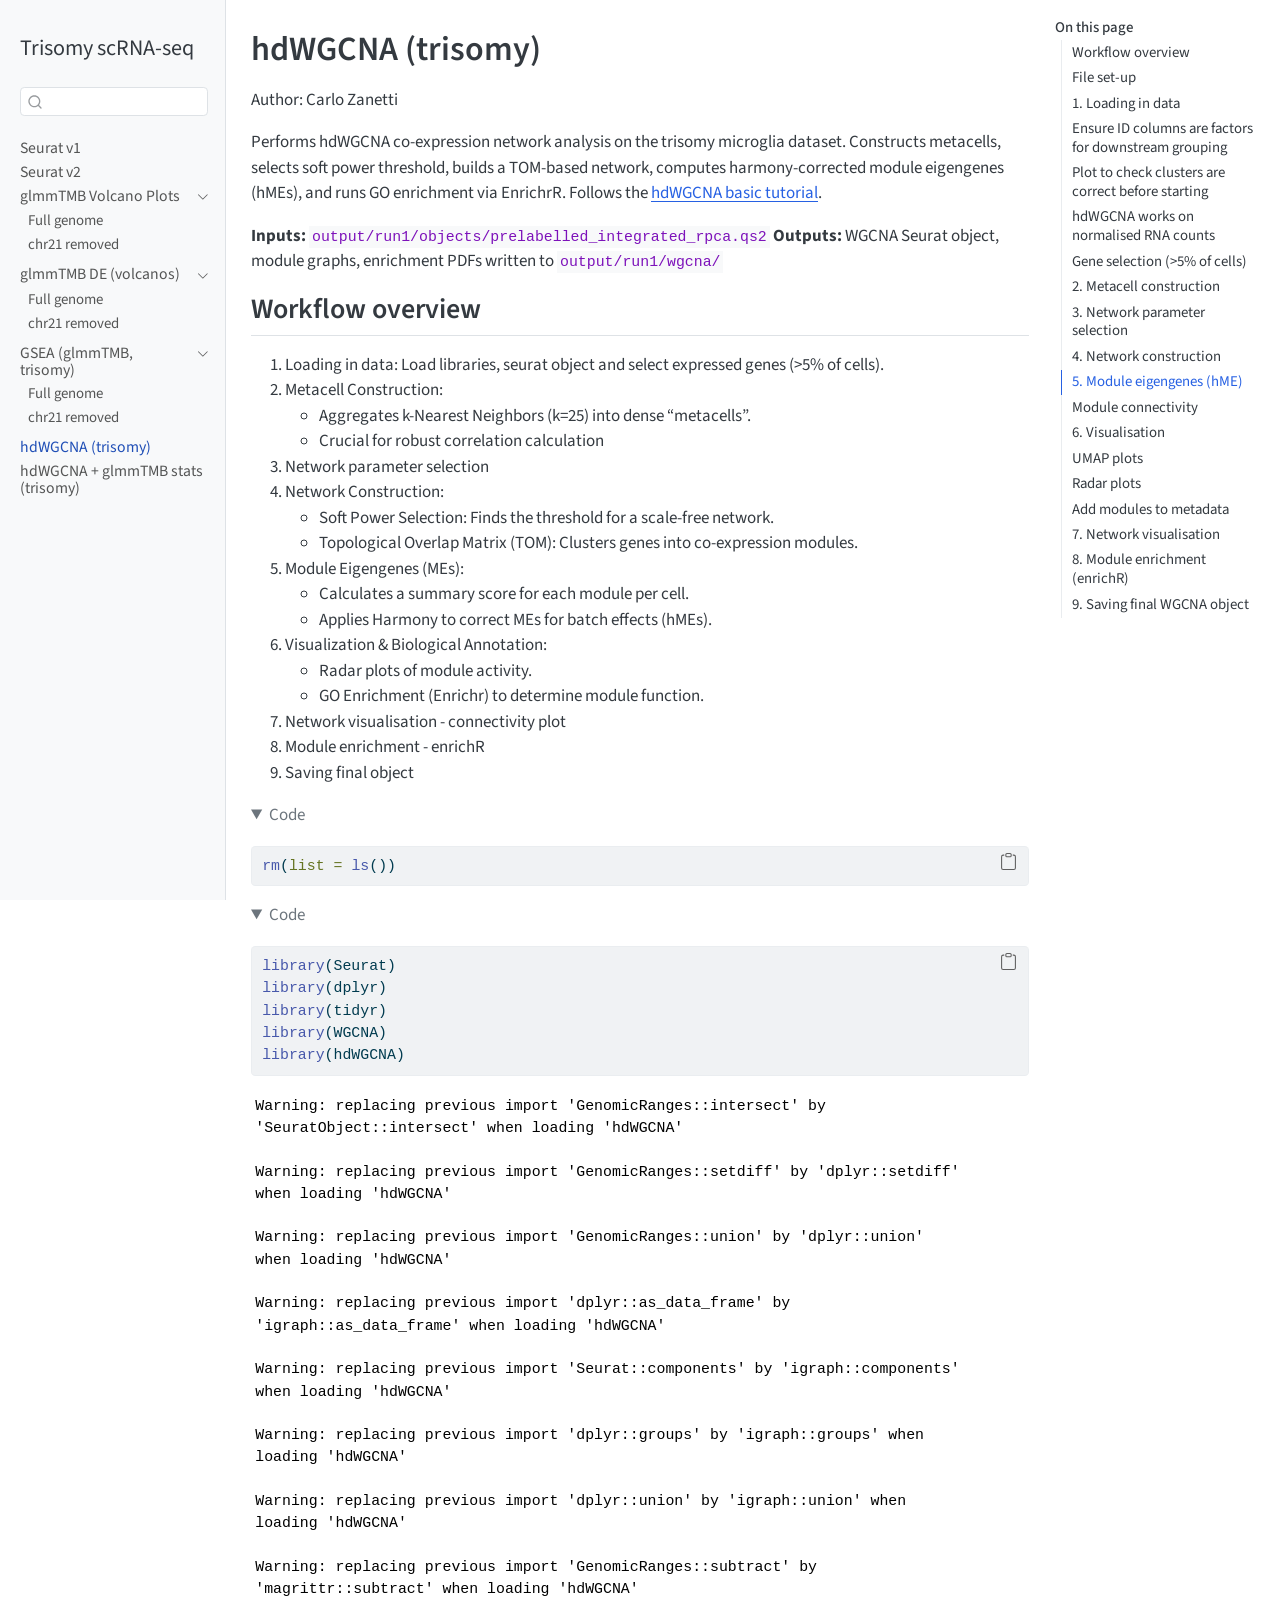
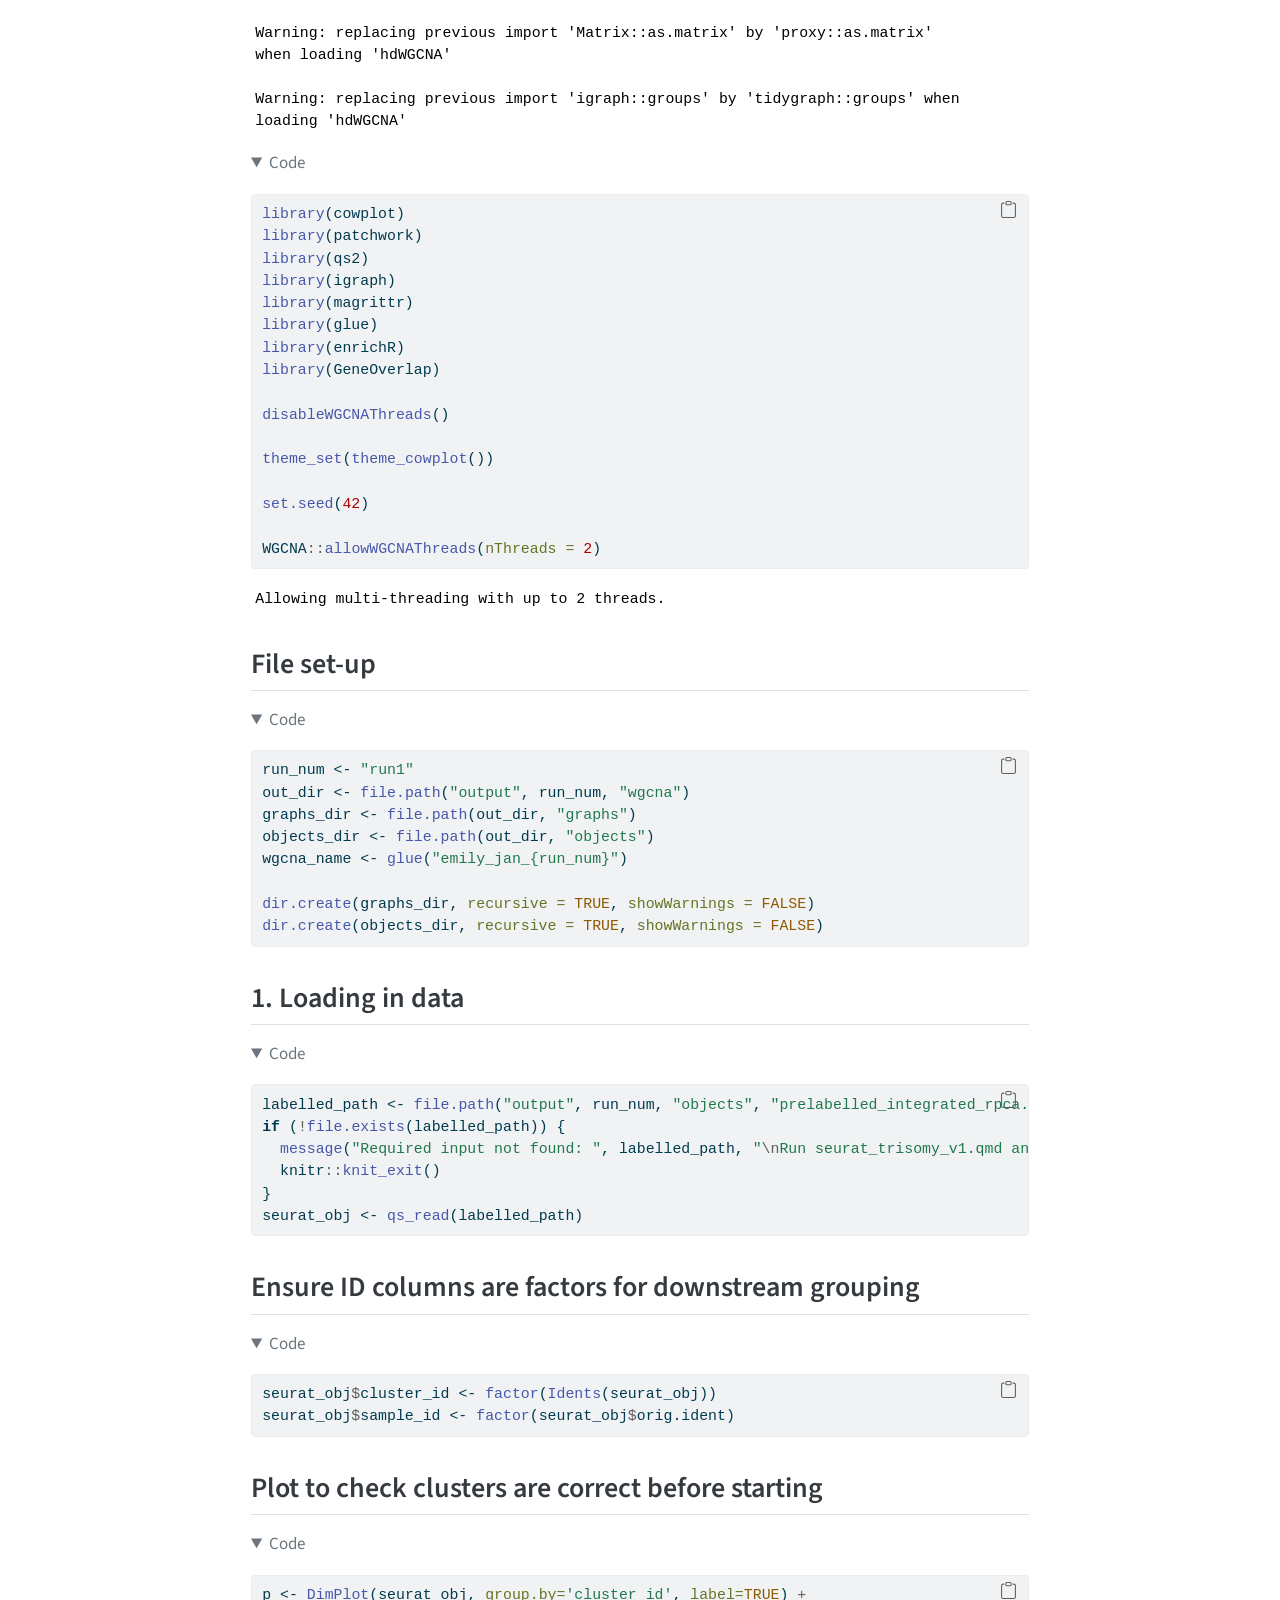
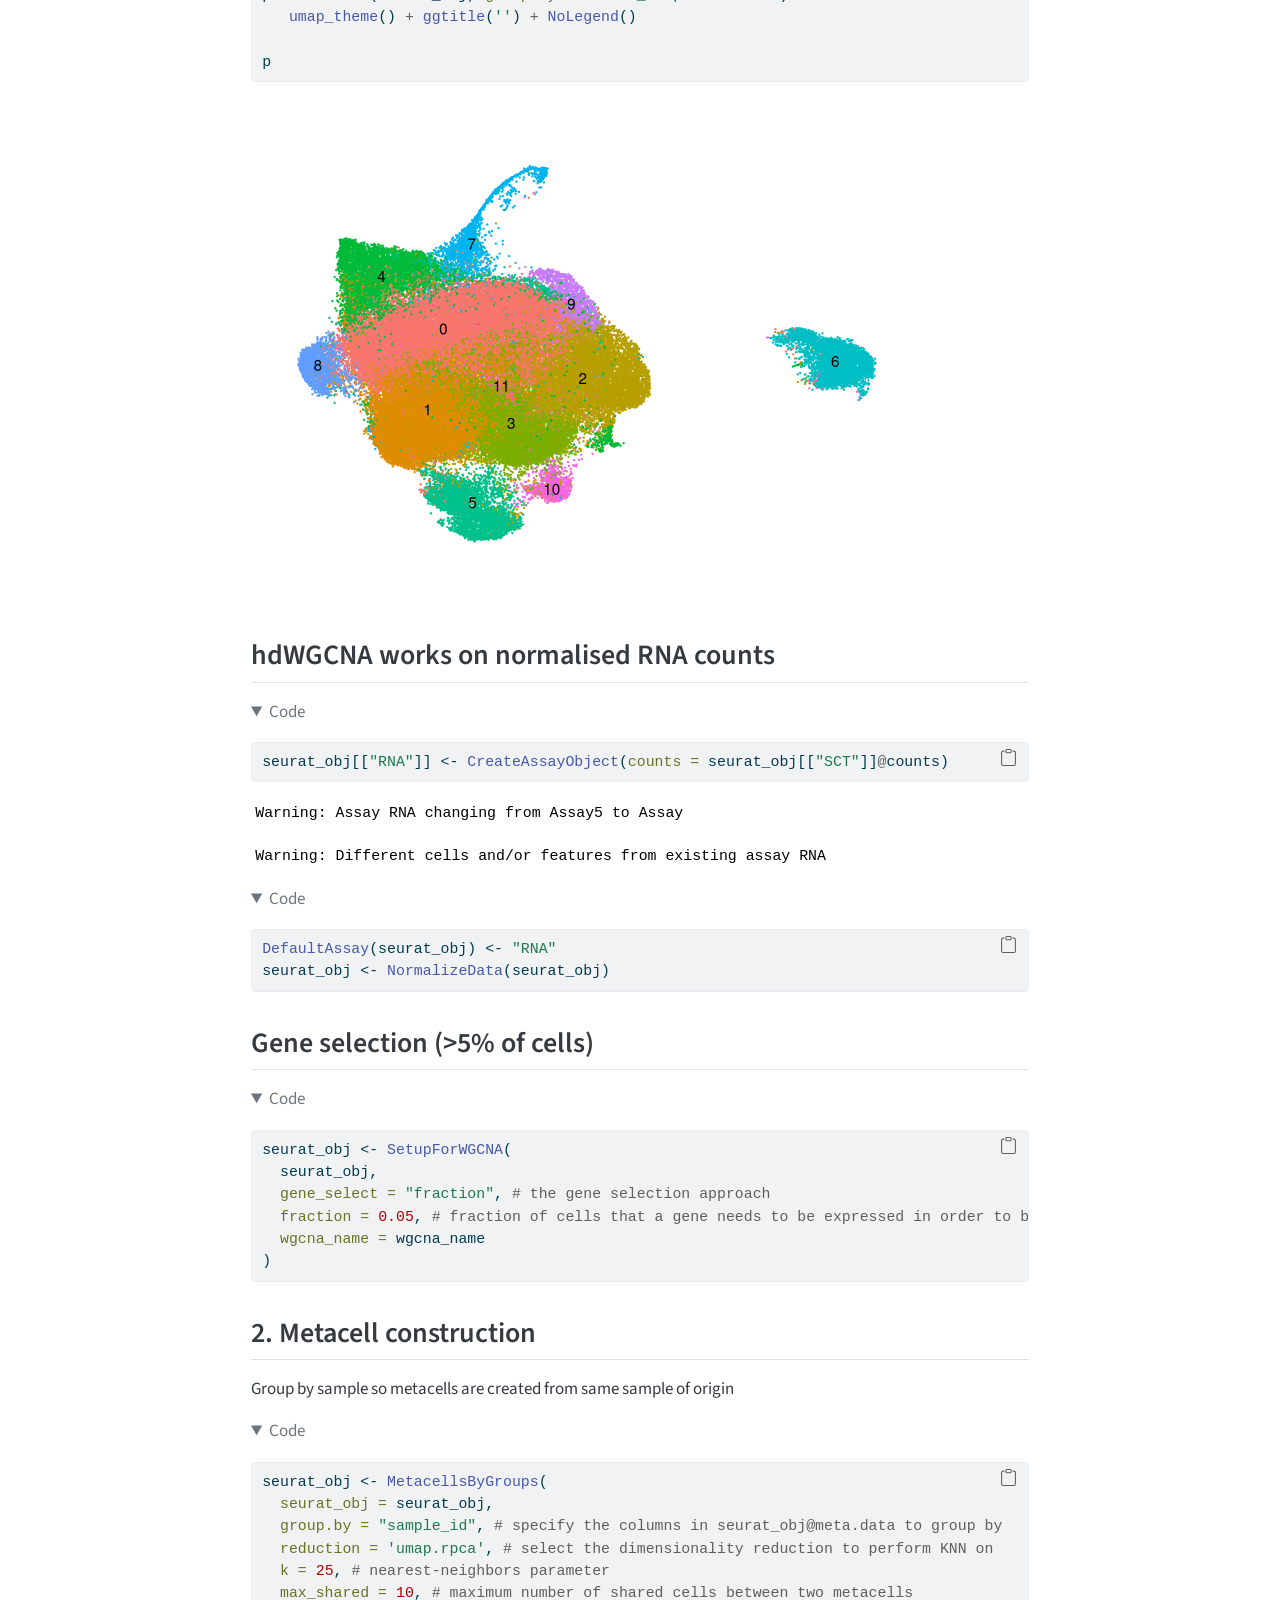
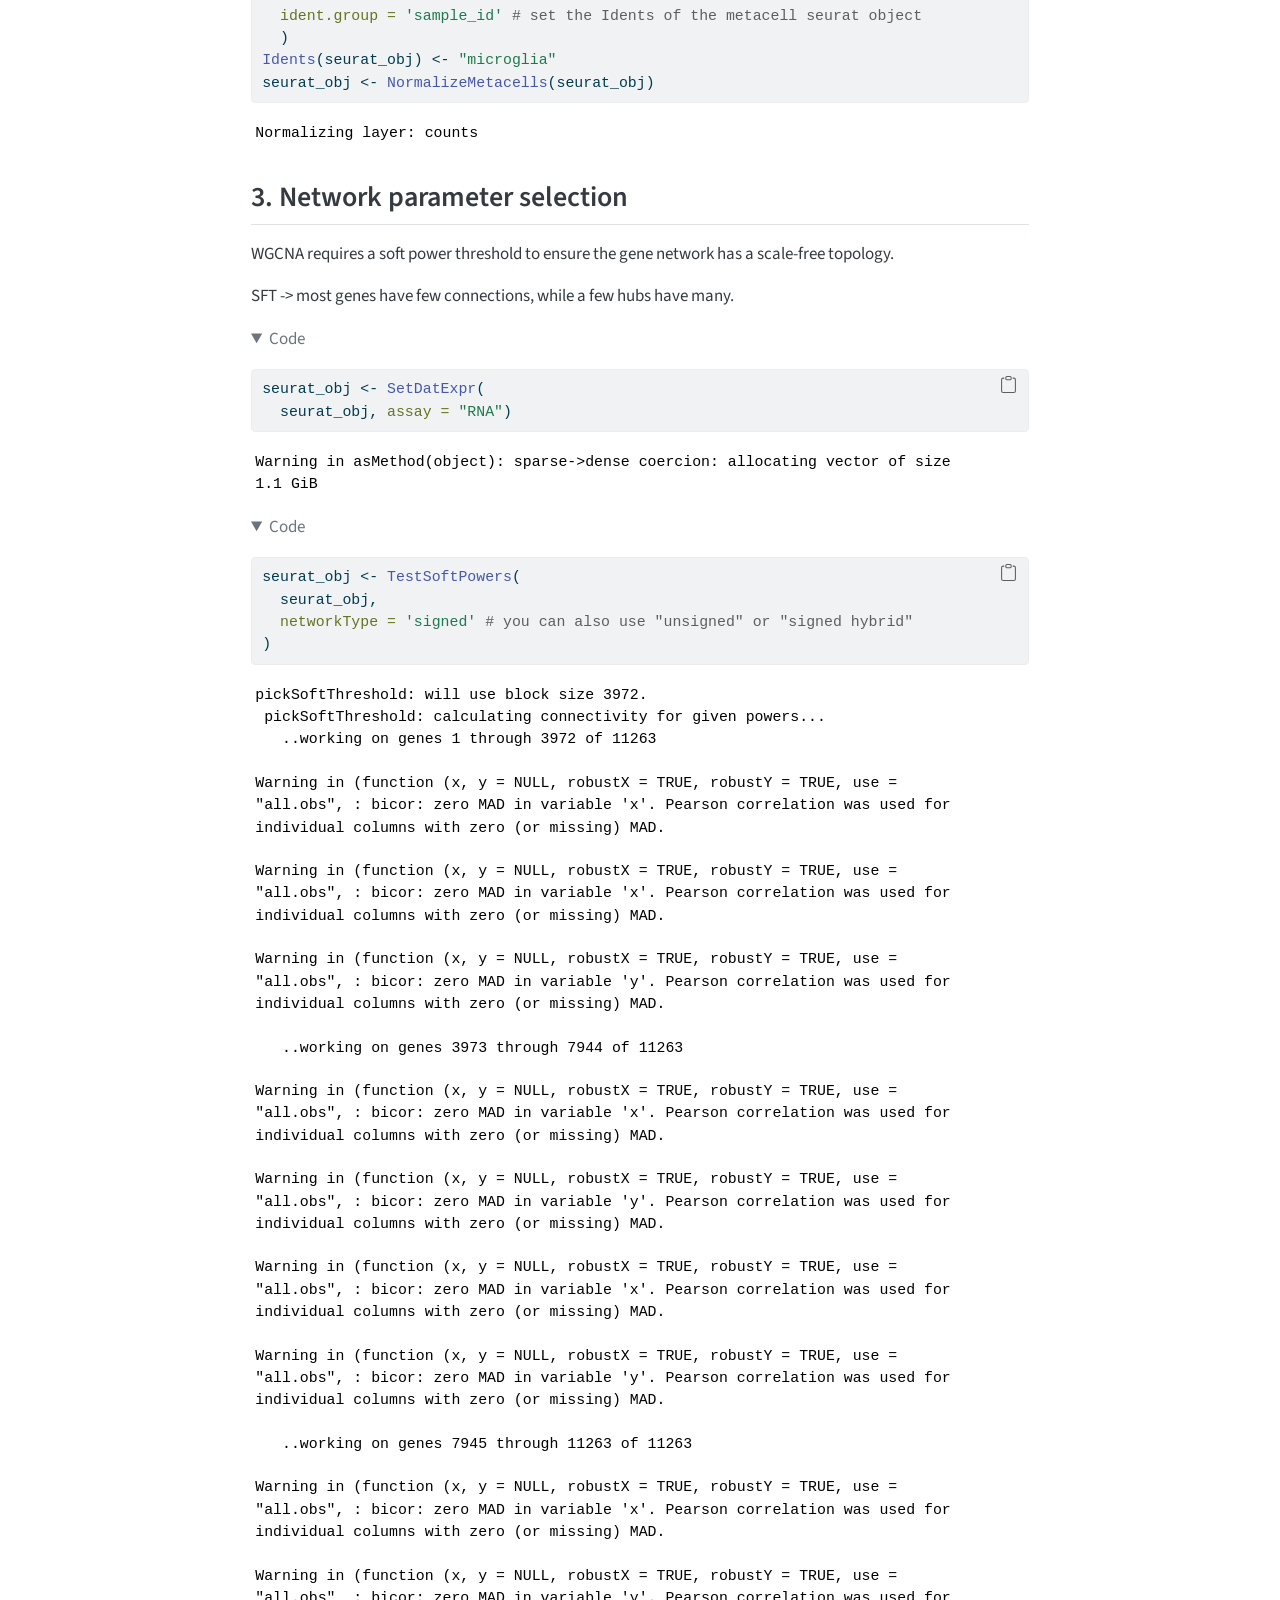
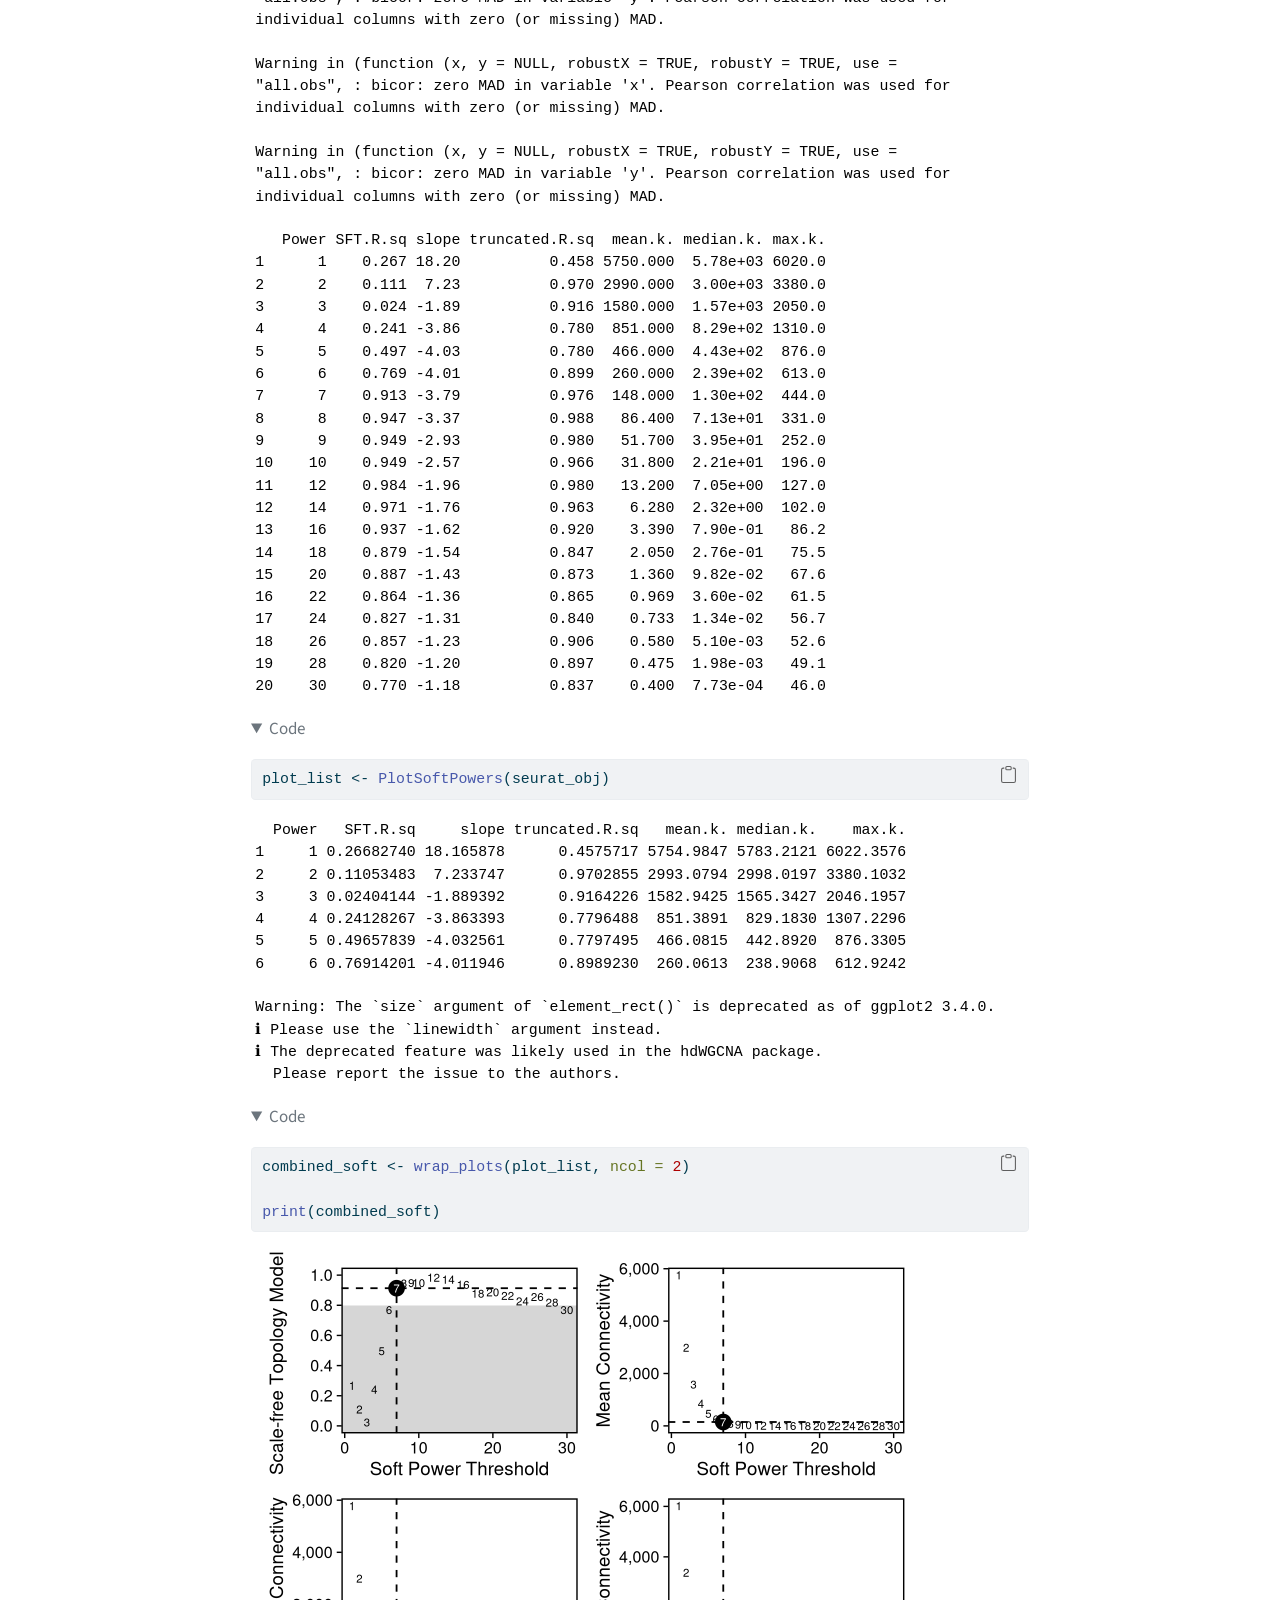
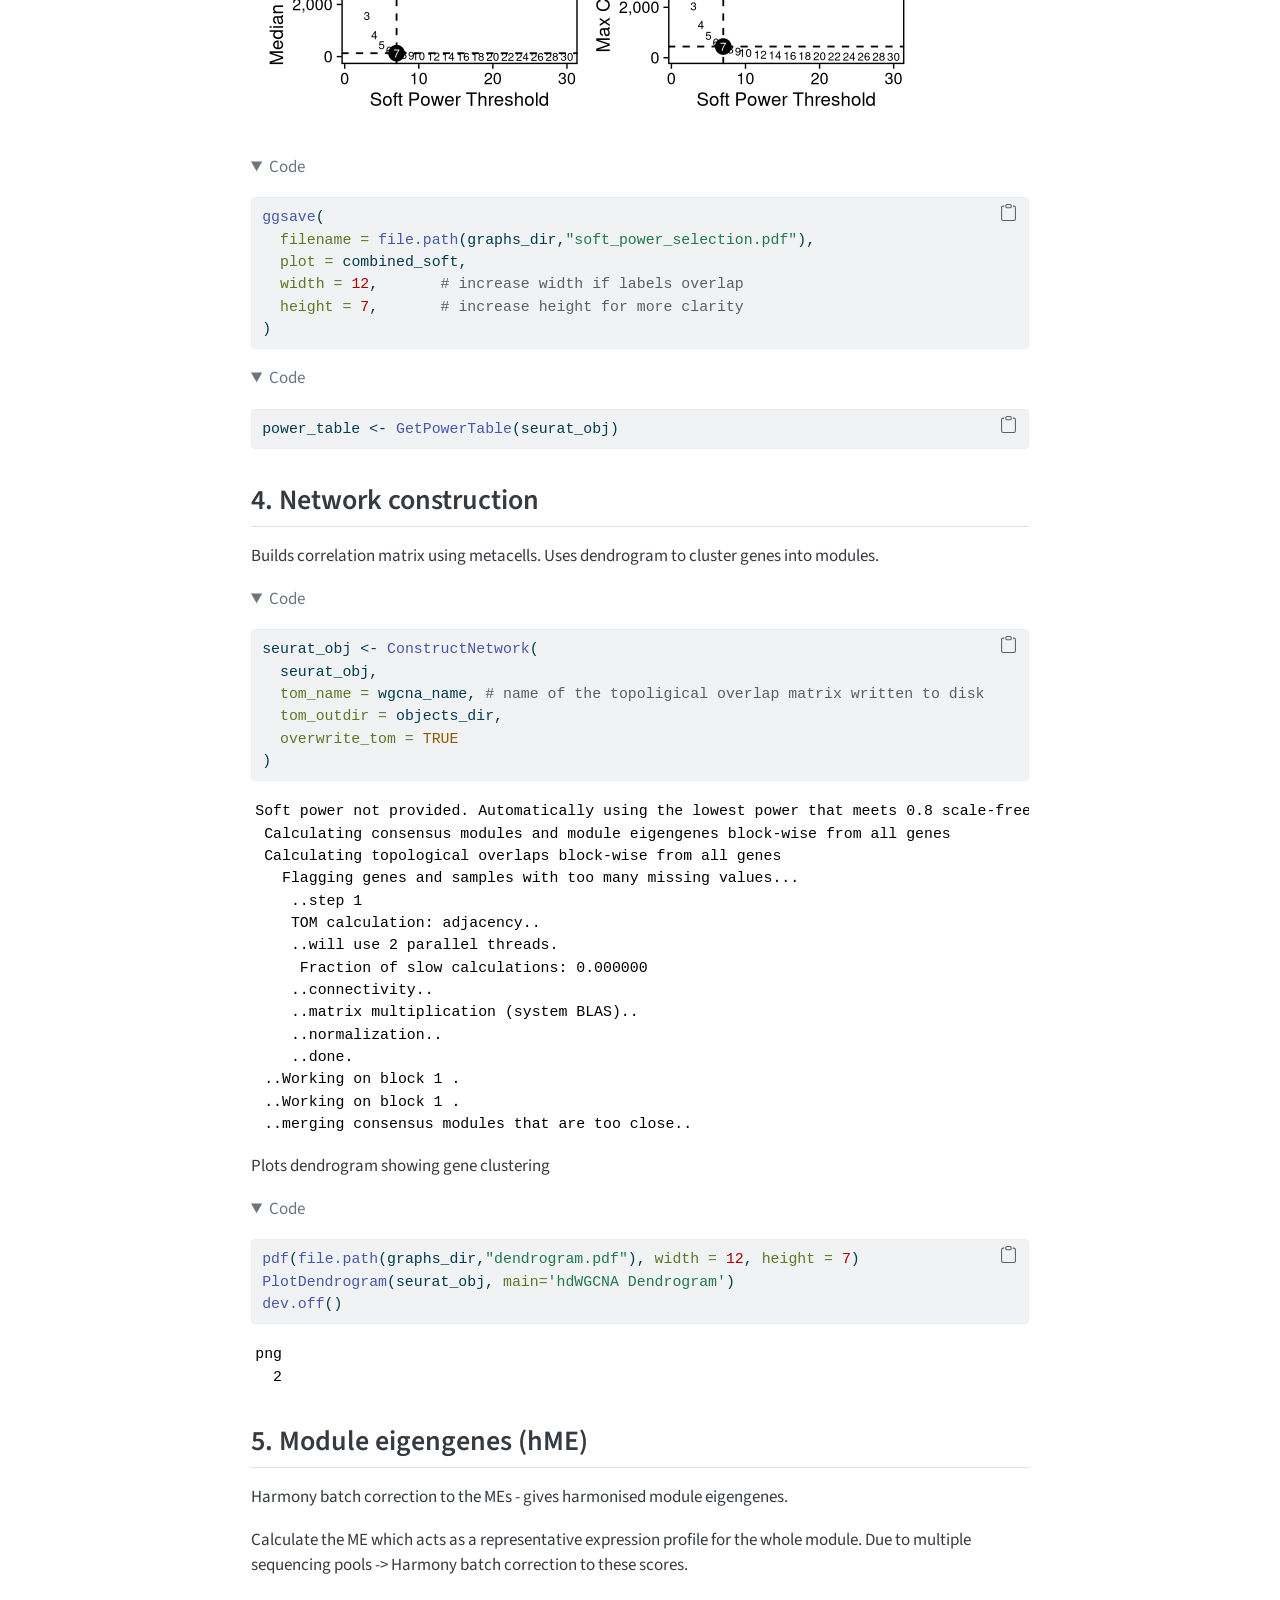
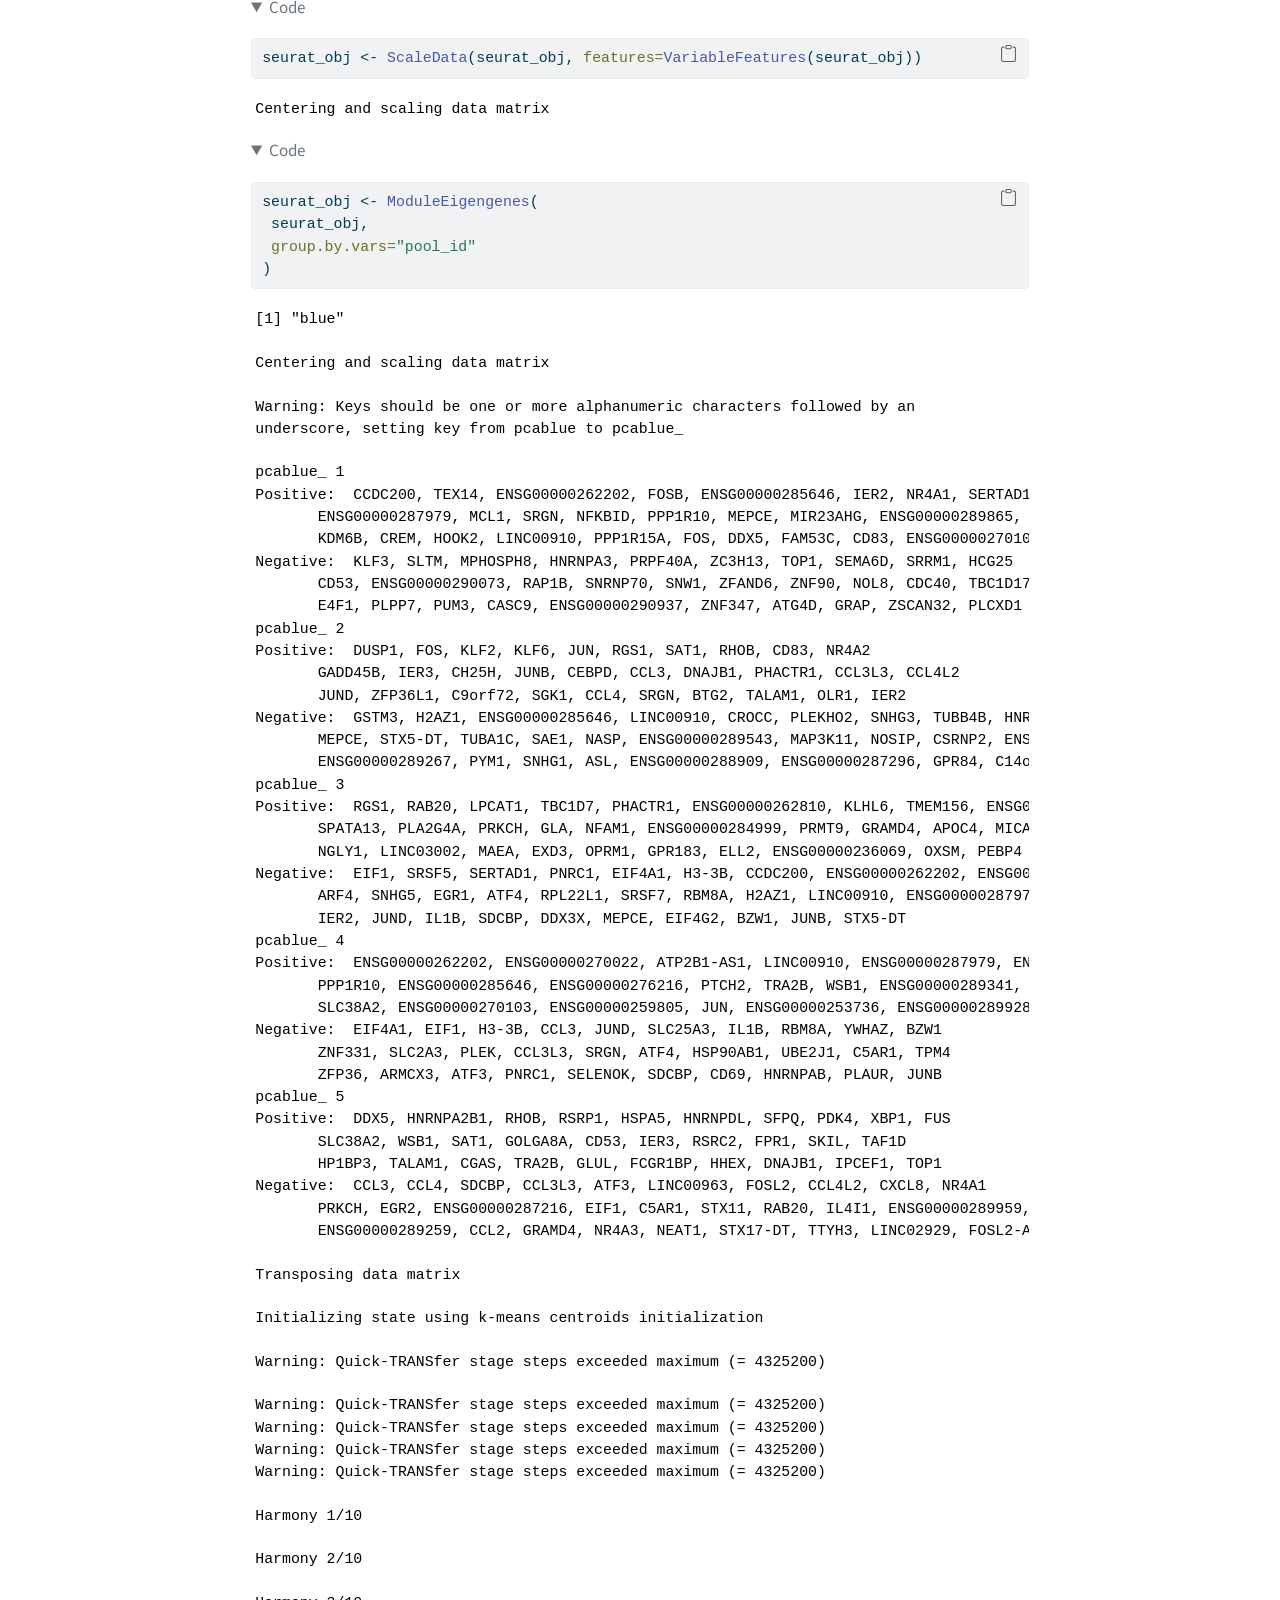
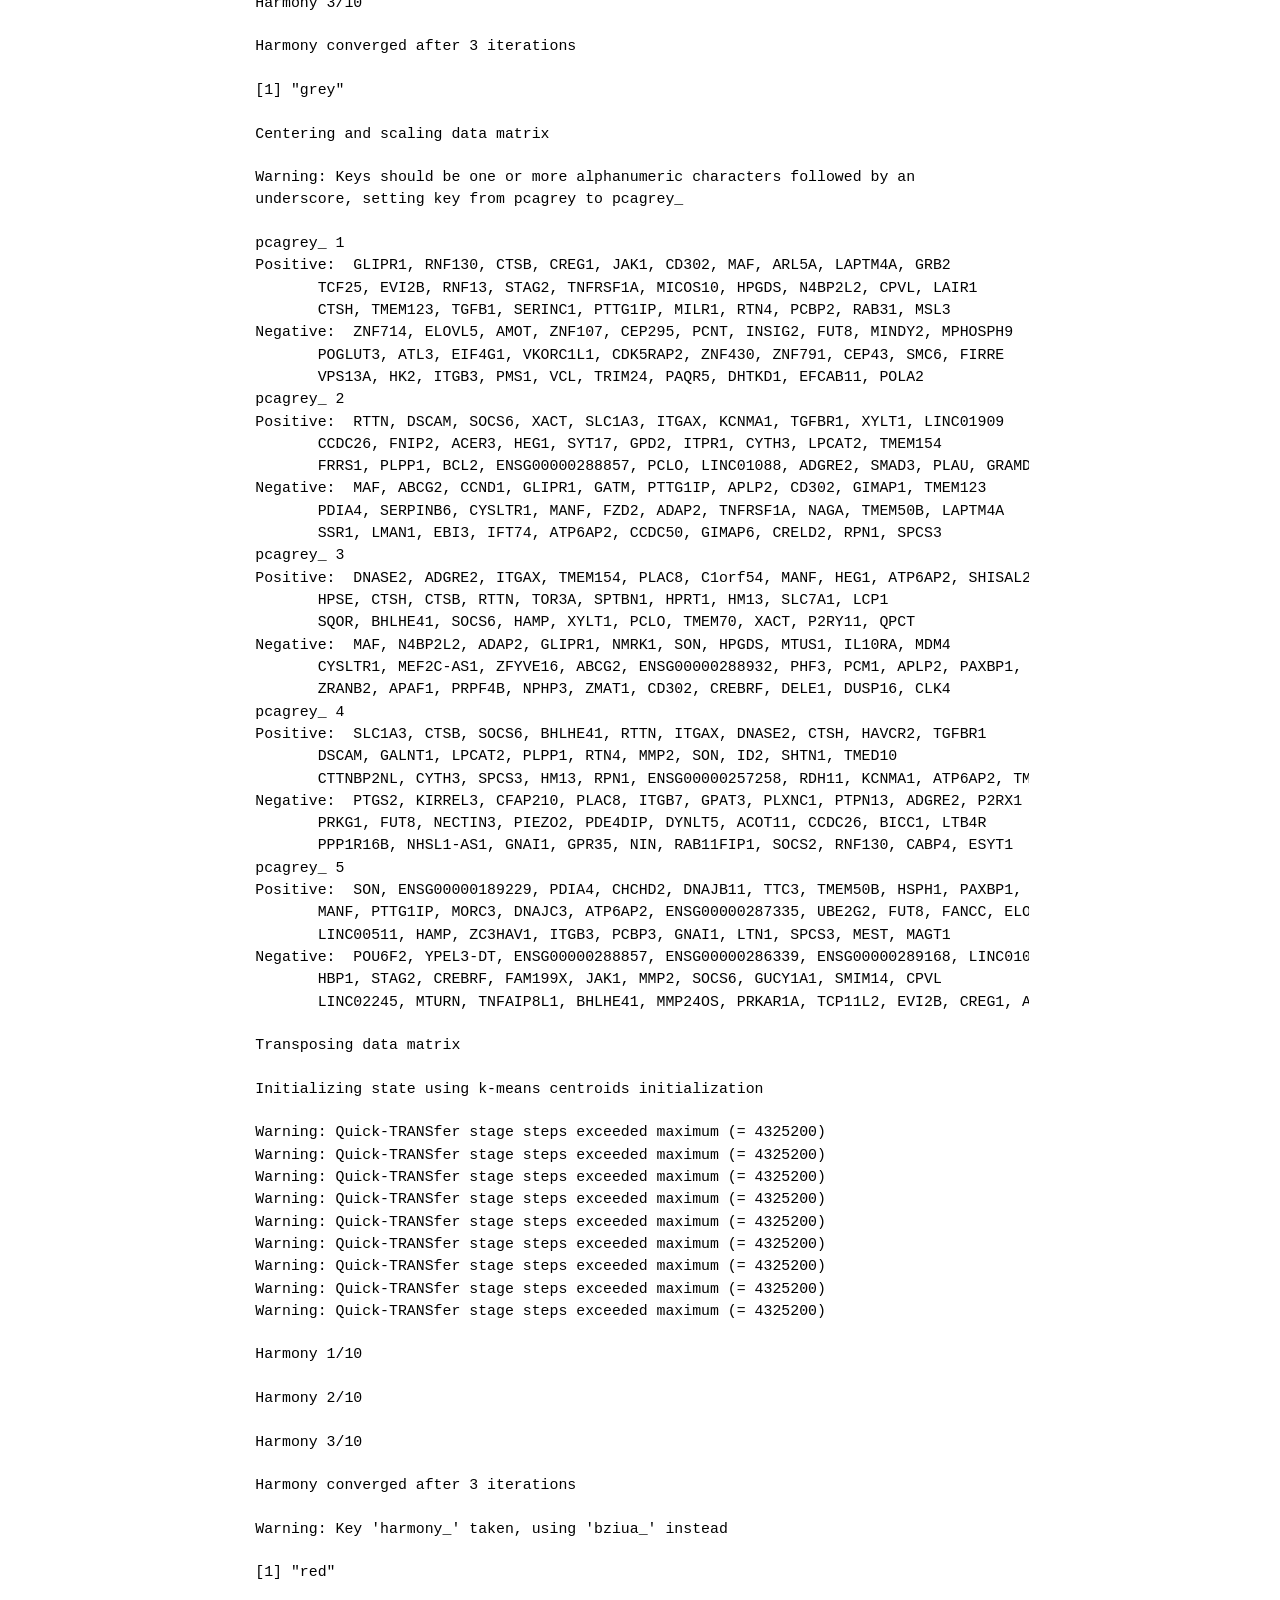
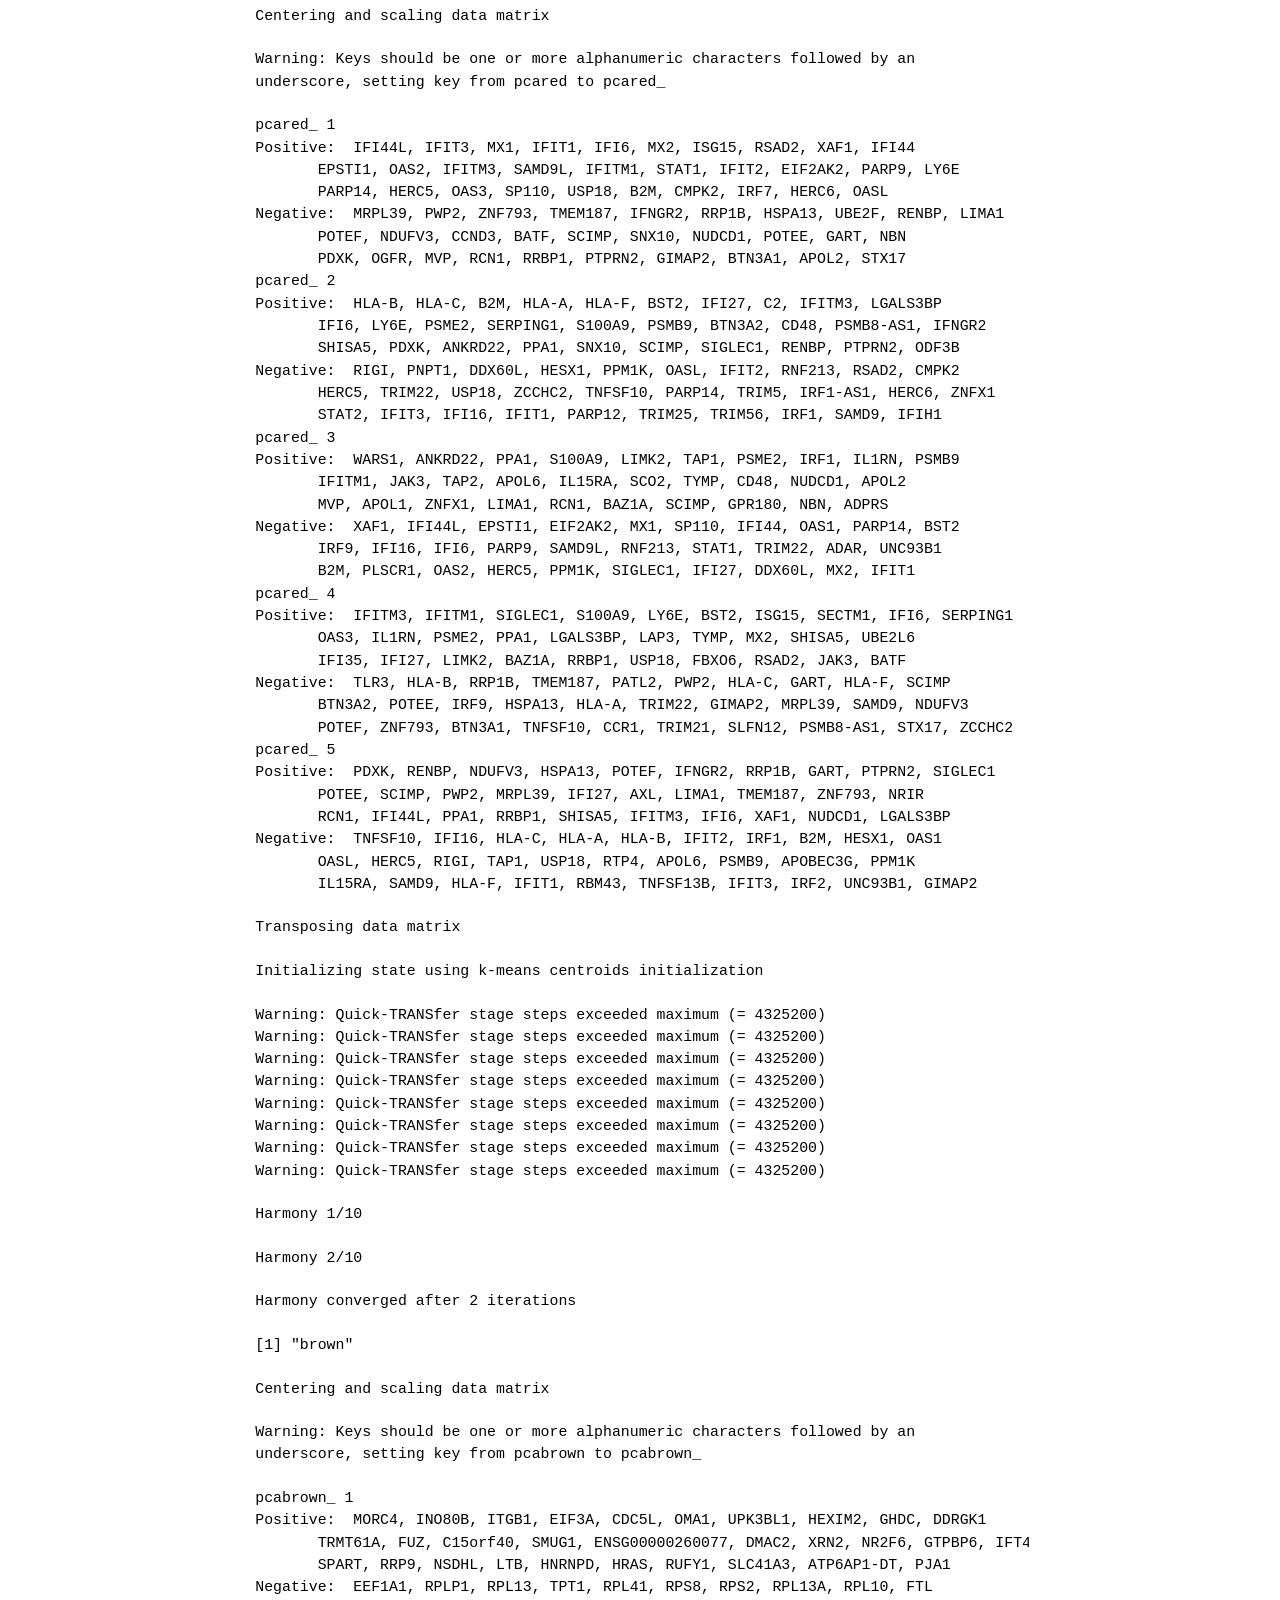
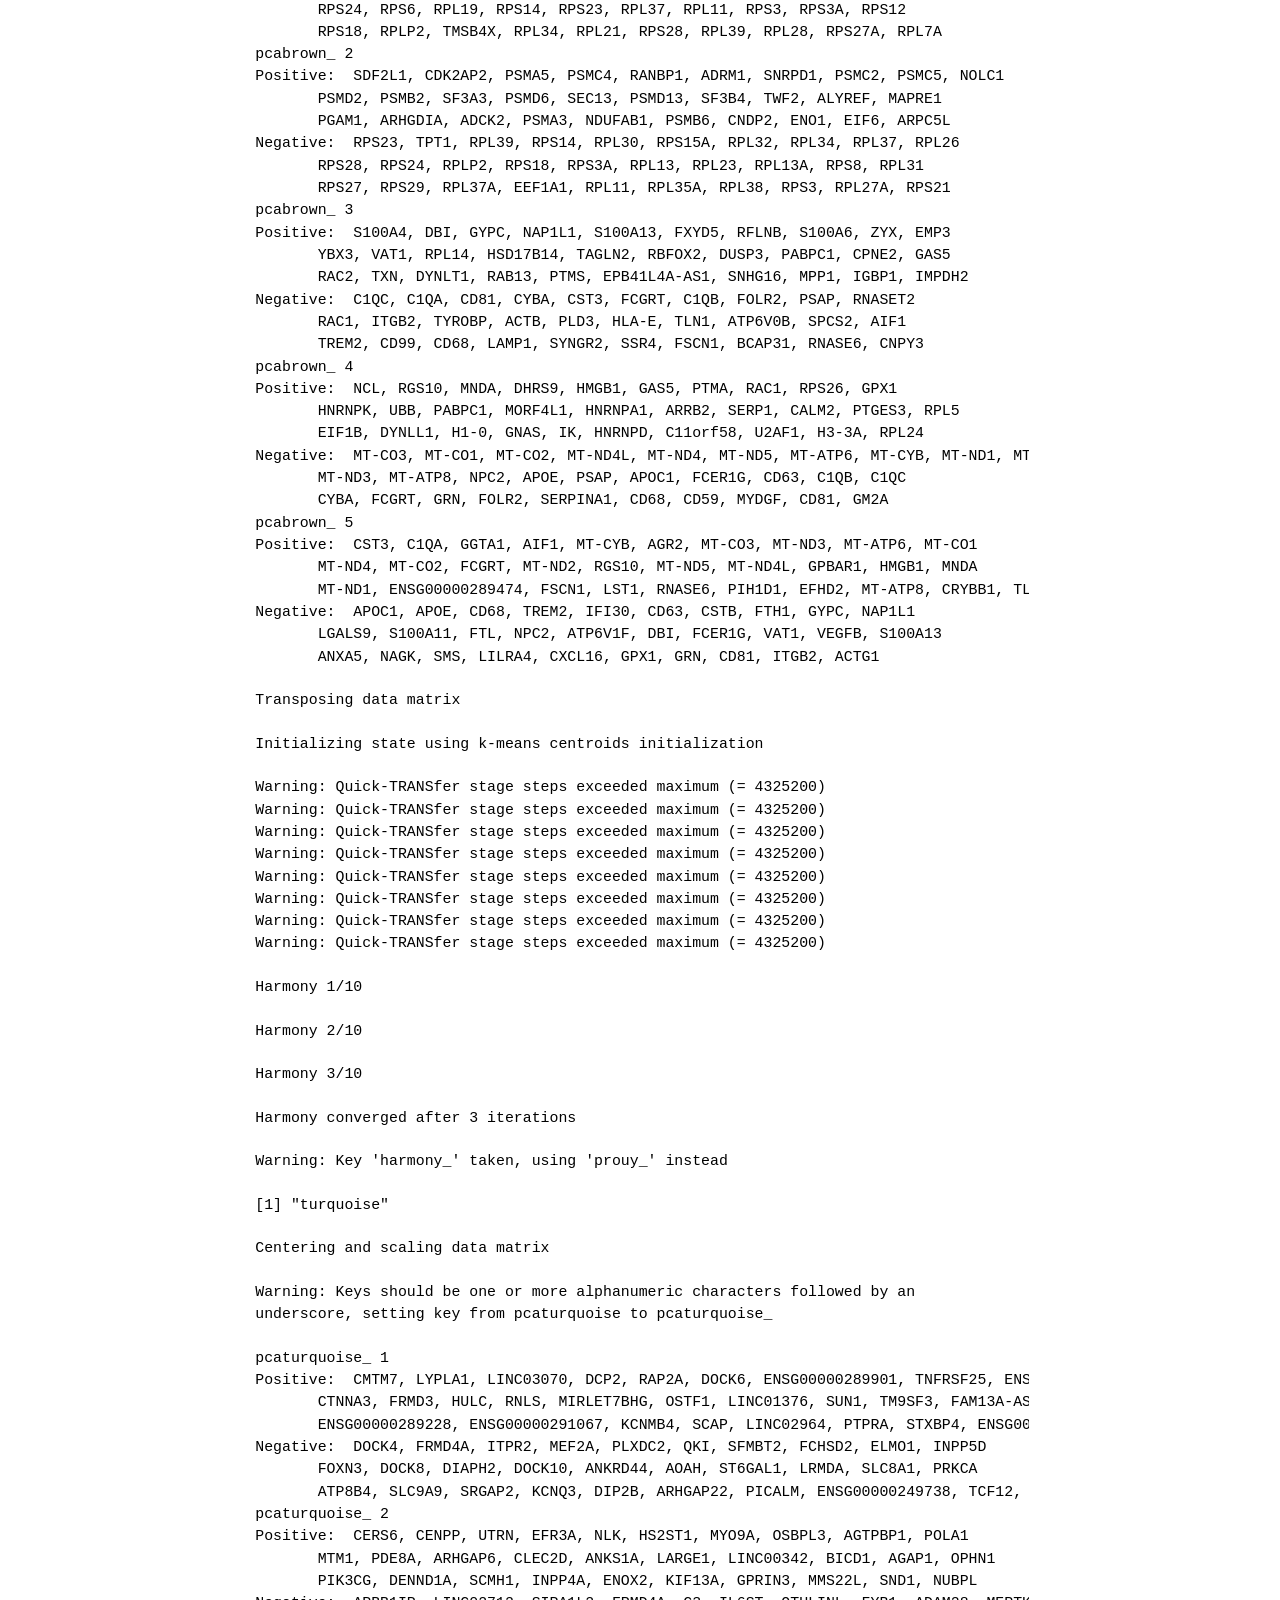
<file: docs/notebooks/hdwgcna_trisomy.html>
<!DOCTYPE html>
<html xmlns="http://www.w3.org/1999/xhtml" lang="en" xml:lang="en"><head>

<meta charset="utf-8">
<meta name="generator" content="quarto-1.5.57">

<meta name="viewport" content="width=device-width, initial-scale=1.0, user-scalable=yes">


<title>hdWGCNA (trisomy) – Trisomy scRNA-seq</title>
<style>
code{white-space: pre-wrap;}
span.smallcaps{font-variant: small-caps;}
div.columns{display: flex; gap: min(4vw, 1.5em);}
div.column{flex: auto; overflow-x: auto;}
div.hanging-indent{margin-left: 1.5em; text-indent: -1.5em;}
ul.task-list{list-style: none;}
ul.task-list li input[type="checkbox"] {
  width: 0.8em;
  margin: 0 0.8em 0.2em -1em; /* quarto-specific, see https://github.com/quarto-dev/quarto-cli/issues/4556 */ 
  vertical-align: middle;
}
/* CSS for syntax highlighting */
pre > code.sourceCode { white-space: pre; position: relative; }
pre > code.sourceCode > span { line-height: 1.25; }
pre > code.sourceCode > span:empty { height: 1.2em; }
.sourceCode { overflow: visible; }
code.sourceCode > span { color: inherit; text-decoration: inherit; }
div.sourceCode { margin: 1em 0; }
pre.sourceCode { margin: 0; }
@media screen {
div.sourceCode { overflow: auto; }
}
@media print {
pre > code.sourceCode { white-space: pre-wrap; }
pre > code.sourceCode > span { display: inline-block; text-indent: -5em; padding-left: 5em; }
}
pre.numberSource code
  { counter-reset: source-line 0; }
pre.numberSource code > span
  { position: relative; left: -4em; counter-increment: source-line; }
pre.numberSource code > span > a:first-child::before
  { content: counter(source-line);
    position: relative; left: -1em; text-align: right; vertical-align: baseline;
    border: none; display: inline-block;
    -webkit-touch-callout: none; -webkit-user-select: none;
    -khtml-user-select: none; -moz-user-select: none;
    -ms-user-select: none; user-select: none;
    padding: 0 4px; width: 4em;
  }
pre.numberSource { margin-left: 3em;  padding-left: 4px; }
div.sourceCode
  {   }
@media screen {
pre > code.sourceCode > span > a:first-child::before { text-decoration: underline; }
}
</style>


<script src="../site_libs/quarto-nav/quarto-nav.js"></script>
<script src="../site_libs/quarto-nav/headroom.min.js"></script>
<script src="../site_libs/clipboard/clipboard.min.js"></script>
<script src="../site_libs/quarto-search/autocomplete.umd.js"></script>
<script src="../site_libs/quarto-search/fuse.min.js"></script>
<script src="../site_libs/quarto-search/quarto-search.js"></script>
<meta name="quarto:offset" content="../">
<script src="../site_libs/quarto-html/quarto.js"></script>
<script src="../site_libs/quarto-html/popper.min.js"></script>
<script src="../site_libs/quarto-html/tippy.umd.min.js"></script>
<script src="../site_libs/quarto-html/anchor.min.js"></script>
<link href="../site_libs/quarto-html/tippy.css" rel="stylesheet">
<link href="../site_libs/quarto-html/quarto-syntax-highlighting.css" rel="stylesheet" id="quarto-text-highlighting-styles">
<script src="../site_libs/bootstrap/bootstrap.min.js"></script>
<link href="../site_libs/bootstrap/bootstrap-icons.css" rel="stylesheet">
<link href="../site_libs/bootstrap/bootstrap.min.css" rel="stylesheet" id="quarto-bootstrap" data-mode="light">
<script id="quarto-search-options" type="application/json">{
  "location": "sidebar",
  "copy-button": false,
  "collapse-after": 3,
  "panel-placement": "start",
  "type": "textbox",
  "limit": 50,
  "keyboard-shortcut": [
    "f",
    "/",
    "s"
  ],
  "show-item-context": false,
  "language": {
    "search-no-results-text": "No results",
    "search-matching-documents-text": "matching documents",
    "search-copy-link-title": "Copy link to search",
    "search-hide-matches-text": "Hide additional matches",
    "search-more-match-text": "more match in this document",
    "search-more-matches-text": "more matches in this document",
    "search-clear-button-title": "Clear",
    "search-text-placeholder": "",
    "search-detached-cancel-button-title": "Cancel",
    "search-submit-button-title": "Submit",
    "search-label": "Search"
  }
}</script>
<link href="../site_libs/pagedtable-1.1/css/pagedtable.css" rel="stylesheet">
<script src="../site_libs/pagedtable-1.1/js/pagedtable.js"></script>


</head>

<body class="nav-sidebar docked">

<div id="quarto-search-results"></div>
  <header id="quarto-header" class="headroom fixed-top">
  <nav class="quarto-secondary-nav">
    <div class="container-fluid d-flex">
      <button type="button" class="quarto-btn-toggle btn" data-bs-toggle="collapse" role="button" data-bs-target=".quarto-sidebar-collapse-item" aria-controls="quarto-sidebar" aria-expanded="false" aria-label="Toggle sidebar navigation" onclick="if (window.quartoToggleHeadroom) { window.quartoToggleHeadroom(); }">
        <i class="bi bi-layout-text-sidebar-reverse"></i>
      </button>
        <nav class="quarto-page-breadcrumbs" aria-label="breadcrumb"><ol class="breadcrumb"><li class="breadcrumb-item"><a href="../notebooks/hdwgcna_trisomy.html">hdWGCNA (trisomy)</a></li></ol></nav>
        <a class="flex-grow-1" role="navigation" data-bs-toggle="collapse" data-bs-target=".quarto-sidebar-collapse-item" aria-controls="quarto-sidebar" aria-expanded="false" aria-label="Toggle sidebar navigation" onclick="if (window.quartoToggleHeadroom) { window.quartoToggleHeadroom(); }">      
        </a>
      <button type="button" class="btn quarto-search-button" aria-label="Search" onclick="window.quartoOpenSearch();">
        <i class="bi bi-search"></i>
      </button>
    </div>
  </nav>
</header>
<!-- content -->
<div id="quarto-content" class="quarto-container page-columns page-rows-contents page-layout-article">
<!-- sidebar -->
  <nav id="quarto-sidebar" class="sidebar collapse collapse-horizontal quarto-sidebar-collapse-item sidebar-navigation docked overflow-auto">
    <div class="pt-lg-2 mt-2 text-left sidebar-header">
    <div class="sidebar-title mb-0 py-0">
      <a href="../">Trisomy scRNA-seq</a> 
    </div>
      </div>
        <div class="mt-2 flex-shrink-0 align-items-center">
        <div class="sidebar-search">
        <div id="quarto-search" class="" title="Search"></div>
        </div>
        </div>
    <div class="sidebar-menu-container"> 
    <ul class="list-unstyled mt-1">
        <li class="sidebar-item">
  <div class="sidebar-item-container"> 
  <a href="../notebooks/seurat_trisomy_v1.html" class="sidebar-item-text sidebar-link">
 <span class="menu-text">Seurat v1</span></a>
  </div>
</li>
        <li class="sidebar-item">
  <div class="sidebar-item-container"> 
  <a href="../notebooks/seurat_trisomy_v2.html" class="sidebar-item-text sidebar-link">
 <span class="menu-text">Seurat v2</span></a>
  </div>
</li>
        <li class="sidebar-item sidebar-item-section">
      <div class="sidebar-item-container"> 
            <a class="sidebar-item-text sidebar-link text-start" data-bs-toggle="collapse" data-bs-target="#quarto-sidebar-section-1" role="navigation" aria-expanded="true">
 <span class="menu-text">glmmTMB Volcano Plots</span></a>
          <a class="sidebar-item-toggle text-start" data-bs-toggle="collapse" data-bs-target="#quarto-sidebar-section-1" role="navigation" aria-expanded="true" aria-label="Toggle section">
            <i class="bi bi-chevron-right ms-2"></i>
          </a> 
      </div>
      <ul id="quarto-sidebar-section-1" class="collapse list-unstyled sidebar-section depth1 show">  
          <li class="sidebar-item">
  <div class="sidebar-item-container"> 
  <a href="../notebooks/glmmTMB_volcanos.html" class="sidebar-item-text sidebar-link">
 <span class="menu-text">Full genome</span></a>
  </div>
</li>
          <li class="sidebar-item">
  <div class="sidebar-item-container"> 
  <a href="../notebooks/glmmTMB_volcanos_chr21_removed.html" class="sidebar-item-text sidebar-link">
 <span class="menu-text">chr21 removed</span></a>
  </div>
</li>
      </ul>
  </li>
        <li class="sidebar-item sidebar-item-section">
      <div class="sidebar-item-container"> 
            <a class="sidebar-item-text sidebar-link text-start" data-bs-toggle="collapse" data-bs-target="#quarto-sidebar-section-2" role="navigation" aria-expanded="true">
 <span class="menu-text">glmmTMB DE (volcanos)</span></a>
          <a class="sidebar-item-toggle text-start" data-bs-toggle="collapse" data-bs-target="#quarto-sidebar-section-2" role="navigation" aria-expanded="true" aria-label="Toggle section">
            <i class="bi bi-chevron-right ms-2"></i>
          </a> 
      </div>
      <ul id="quarto-sidebar-section-2" class="collapse list-unstyled sidebar-section depth1 show">  
          <li class="sidebar-item">
  <div class="sidebar-item-container"> 
  <a href="../notebooks/glmmTMB_DE.html" class="sidebar-item-text sidebar-link">
 <span class="menu-text">Full genome</span></a>
  </div>
</li>
          <li class="sidebar-item">
  <div class="sidebar-item-container"> 
  <a href="../notebooks/glmmTMB_DE_chr21_removed.html" class="sidebar-item-text sidebar-link">
 <span class="menu-text">chr21 removed</span></a>
  </div>
</li>
      </ul>
  </li>
        <li class="sidebar-item sidebar-item-section">
      <div class="sidebar-item-container"> 
            <a class="sidebar-item-text sidebar-link text-start" data-bs-toggle="collapse" data-bs-target="#quarto-sidebar-section-3" role="navigation" aria-expanded="true">
 <span class="menu-text">GSEA (glmmTMB, trisomy)</span></a>
          <a class="sidebar-item-toggle text-start" data-bs-toggle="collapse" data-bs-target="#quarto-sidebar-section-3" role="navigation" aria-expanded="true" aria-label="Toggle section">
            <i class="bi bi-chevron-right ms-2"></i>
          </a> 
      </div>
      <ul id="quarto-sidebar-section-3" class="collapse list-unstyled sidebar-section depth1 show">  
          <li class="sidebar-item">
  <div class="sidebar-item-container"> 
  <a href="../notebooks/gsea_glmmTMB_trisomy.html" class="sidebar-item-text sidebar-link">
 <span class="menu-text">Full genome</span></a>
  </div>
</li>
          <li class="sidebar-item">
  <div class="sidebar-item-container"> 
  <a href="../notebooks/gsea_glmmTMB_trisomy_chr21_removed.html" class="sidebar-item-text sidebar-link">
 <span class="menu-text">chr21 removed</span></a>
  </div>
</li>
      </ul>
  </li>
        <li class="sidebar-item">
  <div class="sidebar-item-container"> 
  <a href="../notebooks/hdwgcna_trisomy.html" class="sidebar-item-text sidebar-link active">
 <span class="menu-text">hdWGCNA (trisomy)</span></a>
  </div>
</li>
        <li class="sidebar-item">
  <div class="sidebar-item-container"> 
  <a href="../notebooks/hdwgcna_glmmTMB_stats_trisomy.html" class="sidebar-item-text sidebar-link">
 <span class="menu-text">hdWGCNA + glmmTMB stats (trisomy)</span></a>
  </div>
</li>
    </ul>
    </div>
</nav>
<div id="quarto-sidebar-glass" class="quarto-sidebar-collapse-item" data-bs-toggle="collapse" data-bs-target=".quarto-sidebar-collapse-item"></div>
<!-- margin-sidebar -->
    <div id="quarto-margin-sidebar" class="sidebar margin-sidebar">
        <nav id="TOC" role="doc-toc" class="toc-active">
    <h2 id="toc-title">On this page</h2>
   
  <ul>
  <li><a href="#workflow-overview" id="toc-workflow-overview" class="nav-link active" data-scroll-target="#workflow-overview">Workflow overview</a></li>
  <li><a href="#file-set-up" id="toc-file-set-up" class="nav-link" data-scroll-target="#file-set-up">File set-up</a></li>
  <li><a href="#loading-in-data" id="toc-loading-in-data" class="nav-link" data-scroll-target="#loading-in-data">1. Loading in data</a></li>
  <li><a href="#ensure-id-columns-are-factors-for-downstream-grouping" id="toc-ensure-id-columns-are-factors-for-downstream-grouping" class="nav-link" data-scroll-target="#ensure-id-columns-are-factors-for-downstream-grouping">Ensure ID columns are factors for downstream grouping</a></li>
  <li><a href="#plot-to-check-clusters-are-correct-before-starting" id="toc-plot-to-check-clusters-are-correct-before-starting" class="nav-link" data-scroll-target="#plot-to-check-clusters-are-correct-before-starting">Plot to check clusters are correct before starting</a></li>
  <li><a href="#hdwgcna-works-on-normalised-rna-counts" id="toc-hdwgcna-works-on-normalised-rna-counts" class="nav-link" data-scroll-target="#hdwgcna-works-on-normalised-rna-counts">hdWGCNA works on normalised RNA counts</a></li>
  <li><a href="#gene-selection-5-of-cells" id="toc-gene-selection-5-of-cells" class="nav-link" data-scroll-target="#gene-selection-5-of-cells">Gene selection (&gt;5% of cells)</a></li>
  <li><a href="#metacell-construction" id="toc-metacell-construction" class="nav-link" data-scroll-target="#metacell-construction">2. Metacell construction</a></li>
  <li><a href="#network-parameter-selection" id="toc-network-parameter-selection" class="nav-link" data-scroll-target="#network-parameter-selection">3. Network parameter selection</a></li>
  <li><a href="#network-construction" id="toc-network-construction" class="nav-link" data-scroll-target="#network-construction">4. Network construction</a></li>
  <li><a href="#module-eigengenes-hme" id="toc-module-eigengenes-hme" class="nav-link" data-scroll-target="#module-eigengenes-hme">5. Module eigengenes (hME)</a></li>
  <li><a href="#module-connectivity" id="toc-module-connectivity" class="nav-link" data-scroll-target="#module-connectivity">Module connectivity</a></li>
  <li><a href="#visualisation" id="toc-visualisation" class="nav-link" data-scroll-target="#visualisation">6. Visualisation</a></li>
  <li><a href="#umap-plots" id="toc-umap-plots" class="nav-link" data-scroll-target="#umap-plots">UMAP plots</a></li>
  <li><a href="#radar-plots" id="toc-radar-plots" class="nav-link" data-scroll-target="#radar-plots">Radar plots</a></li>
  <li><a href="#add-modules-to-metadata" id="toc-add-modules-to-metadata" class="nav-link" data-scroll-target="#add-modules-to-metadata">Add modules to metadata</a></li>
  <li><a href="#network-visualisation" id="toc-network-visualisation" class="nav-link" data-scroll-target="#network-visualisation">7. Network visualisation</a></li>
  <li><a href="#module-enrichment-enrichr" id="toc-module-enrichment-enrichr" class="nav-link" data-scroll-target="#module-enrichment-enrichr">8. Module enrichment (enrichR)</a></li>
  <li><a href="#saving-final-wgcna-object" id="toc-saving-final-wgcna-object" class="nav-link" data-scroll-target="#saving-final-wgcna-object">9. Saving final WGCNA object</a></li>
  </ul>
</nav>
    </div>
<!-- main -->
<main class="content" id="quarto-document-content">

<header id="title-block-header" class="quarto-title-block default">
<div class="quarto-title">
<h1 class="title">hdWGCNA (trisomy)</h1>
</div>



<div class="quarto-title-meta">

    
  
    
  </div>
  


</header>


<p>Author: Carlo Zanetti</p>
<p>Performs hdWGCNA co-expression network analysis on the trisomy microglia dataset. Constructs metacells, selects soft power threshold, builds a TOM-based network, computes harmony-corrected module eigengenes (hMEs), and runs GO enrichment via EnrichrR. Follows the <a href="https://smorabit.github.io/hdWGCNA/articles/basic_tutorial.html">hdWGCNA basic tutorial</a>.</p>
<p><strong>Inputs:</strong> <code>output/run1/objects/prelabelled_integrated_rpca.qs2</code> <strong>Outputs:</strong> WGCNA Seurat object, module graphs, enrichment PDFs written to <code>output/run1/wgcna/</code></p>
<section id="workflow-overview" class="level2">
<h2 class="anchored" data-anchor-id="workflow-overview">Workflow overview</h2>
<ol type="1">
<li>Loading in data: Load libraries, seurat object and select expressed genes (&gt;5% of cells).</li>
<li>Metacell Construction:
<ul>
<li>Aggregates k-Nearest Neighbors (k=25) into dense “metacells”.</li>
<li>Crucial for robust correlation calculation</li>
</ul></li>
<li>Network parameter selection</li>
<li>Network Construction:
<ul>
<li>Soft Power Selection: Finds the threshold for a scale-free network.</li>
<li>Topological Overlap Matrix (TOM): Clusters genes into co-expression modules.</li>
</ul></li>
<li>Module Eigengenes (MEs):
<ul>
<li>Calculates a summary score for each module per cell.</li>
<li>Applies Harmony to correct MEs for batch effects (hMEs).</li>
</ul></li>
<li>Visualization &amp; Biological Annotation:
<ul>
<li>Radar plots of module activity.</li>
<li>GO Enrichment (Enrichr) to determine module function.</li>
</ul></li>
<li>Network visualisation - connectivity plot</li>
<li>Module enrichment - enrichR</li>
<li>Saving final object</li>
</ol>
<div class="cell">
<details open="" class="code-fold">
<summary>Code</summary>
<div class="sourceCode cell-code" id="cb1"><pre class="sourceCode r code-with-copy"><code class="sourceCode r"><span id="cb1-1"><a href="#cb1-1" aria-hidden="true" tabindex="-1"></a><span class="fu">rm</span>(<span class="at">list =</span> <span class="fu">ls</span>())</span></code><button title="Copy to Clipboard" class="code-copy-button"><i class="bi"></i></button></pre></div>
</details>
</div>
<div class="cell">
<details open="" class="code-fold">
<summary>Code</summary>
<div class="sourceCode cell-code" id="cb2"><pre class="sourceCode r code-with-copy"><code class="sourceCode r"><span id="cb2-1"><a href="#cb2-1" aria-hidden="true" tabindex="-1"></a><span class="fu">library</span>(Seurat)</span>
<span id="cb2-2"><a href="#cb2-2" aria-hidden="true" tabindex="-1"></a><span class="fu">library</span>(dplyr)</span>
<span id="cb2-3"><a href="#cb2-3" aria-hidden="true" tabindex="-1"></a><span class="fu">library</span>(tidyr)</span>
<span id="cb2-4"><a href="#cb2-4" aria-hidden="true" tabindex="-1"></a><span class="fu">library</span>(WGCNA)</span>
<span id="cb2-5"><a href="#cb2-5" aria-hidden="true" tabindex="-1"></a><span class="fu">library</span>(hdWGCNA)</span></code><button title="Copy to Clipboard" class="code-copy-button"><i class="bi"></i></button></pre></div>
</details>
<div class="cell-output cell-output-stderr">
<pre><code>Warning: replacing previous import 'GenomicRanges::intersect' by
'SeuratObject::intersect' when loading 'hdWGCNA'</code></pre>
</div>
<div class="cell-output cell-output-stderr">
<pre><code>Warning: replacing previous import 'GenomicRanges::setdiff' by 'dplyr::setdiff'
when loading 'hdWGCNA'</code></pre>
</div>
<div class="cell-output cell-output-stderr">
<pre><code>Warning: replacing previous import 'GenomicRanges::union' by 'dplyr::union'
when loading 'hdWGCNA'</code></pre>
</div>
<div class="cell-output cell-output-stderr">
<pre><code>Warning: replacing previous import 'dplyr::as_data_frame' by
'igraph::as_data_frame' when loading 'hdWGCNA'</code></pre>
</div>
<div class="cell-output cell-output-stderr">
<pre><code>Warning: replacing previous import 'Seurat::components' by 'igraph::components'
when loading 'hdWGCNA'</code></pre>
</div>
<div class="cell-output cell-output-stderr">
<pre><code>Warning: replacing previous import 'dplyr::groups' by 'igraph::groups' when
loading 'hdWGCNA'</code></pre>
</div>
<div class="cell-output cell-output-stderr">
<pre><code>Warning: replacing previous import 'dplyr::union' by 'igraph::union' when
loading 'hdWGCNA'</code></pre>
</div>
<div class="cell-output cell-output-stderr">
<pre><code>Warning: replacing previous import 'GenomicRanges::subtract' by
'magrittr::subtract' when loading 'hdWGCNA'</code></pre>
</div>
<div class="cell-output cell-output-stderr">
<pre><code>Warning: replacing previous import 'Matrix::as.matrix' by 'proxy::as.matrix'
when loading 'hdWGCNA'</code></pre>
</div>
<div class="cell-output cell-output-stderr">
<pre><code>Warning: replacing previous import 'igraph::groups' by 'tidygraph::groups' when
loading 'hdWGCNA'</code></pre>
</div>
<details open="" class="code-fold">
<summary>Code</summary>
<div class="sourceCode cell-code" id="cb13"><pre class="sourceCode r code-with-copy"><code class="sourceCode r"><span id="cb13-1"><a href="#cb13-1" aria-hidden="true" tabindex="-1"></a><span class="fu">library</span>(cowplot)</span>
<span id="cb13-2"><a href="#cb13-2" aria-hidden="true" tabindex="-1"></a><span class="fu">library</span>(patchwork)</span>
<span id="cb13-3"><a href="#cb13-3" aria-hidden="true" tabindex="-1"></a><span class="fu">library</span>(qs2)</span>
<span id="cb13-4"><a href="#cb13-4" aria-hidden="true" tabindex="-1"></a><span class="fu">library</span>(igraph)</span>
<span id="cb13-5"><a href="#cb13-5" aria-hidden="true" tabindex="-1"></a><span class="fu">library</span>(magrittr)</span>
<span id="cb13-6"><a href="#cb13-6" aria-hidden="true" tabindex="-1"></a><span class="fu">library</span>(glue)</span>
<span id="cb13-7"><a href="#cb13-7" aria-hidden="true" tabindex="-1"></a><span class="fu">library</span>(enrichR)</span>
<span id="cb13-8"><a href="#cb13-8" aria-hidden="true" tabindex="-1"></a><span class="fu">library</span>(GeneOverlap)</span>
<span id="cb13-9"><a href="#cb13-9" aria-hidden="true" tabindex="-1"></a></span>
<span id="cb13-10"><a href="#cb13-10" aria-hidden="true" tabindex="-1"></a><span class="fu">disableWGCNAThreads</span>()</span>
<span id="cb13-11"><a href="#cb13-11" aria-hidden="true" tabindex="-1"></a></span>
<span id="cb13-12"><a href="#cb13-12" aria-hidden="true" tabindex="-1"></a><span class="fu">theme_set</span>(<span class="fu">theme_cowplot</span>())</span>
<span id="cb13-13"><a href="#cb13-13" aria-hidden="true" tabindex="-1"></a></span>
<span id="cb13-14"><a href="#cb13-14" aria-hidden="true" tabindex="-1"></a><span class="fu">set.seed</span>(<span class="dv">42</span>)</span>
<span id="cb13-15"><a href="#cb13-15" aria-hidden="true" tabindex="-1"></a></span>
<span id="cb13-16"><a href="#cb13-16" aria-hidden="true" tabindex="-1"></a>WGCNA<span class="sc">::</span><span class="fu">allowWGCNAThreads</span>(<span class="at">nThreads =</span> <span class="dv">2</span>)</span></code><button title="Copy to Clipboard" class="code-copy-button"><i class="bi"></i></button></pre></div>
</details>
<div class="cell-output cell-output-stdout">
<pre><code>Allowing multi-threading with up to 2 threads.</code></pre>
</div>
</div>
</section>
<section id="file-set-up" class="level2">
<h2 class="anchored" data-anchor-id="file-set-up">File set-up</h2>
<div class="cell">
<details open="" class="code-fold">
<summary>Code</summary>
<div class="sourceCode cell-code" id="cb15"><pre class="sourceCode r code-with-copy"><code class="sourceCode r"><span id="cb15-1"><a href="#cb15-1" aria-hidden="true" tabindex="-1"></a>run_num <span class="ot">&lt;-</span> <span class="st">"run1"</span></span>
<span id="cb15-2"><a href="#cb15-2" aria-hidden="true" tabindex="-1"></a>out_dir <span class="ot">&lt;-</span> <span class="fu">file.path</span>(<span class="st">"output"</span>, run_num, <span class="st">"wgcna"</span>)</span>
<span id="cb15-3"><a href="#cb15-3" aria-hidden="true" tabindex="-1"></a>graphs_dir <span class="ot">&lt;-</span> <span class="fu">file.path</span>(out_dir, <span class="st">"graphs"</span>)</span>
<span id="cb15-4"><a href="#cb15-4" aria-hidden="true" tabindex="-1"></a>objects_dir <span class="ot">&lt;-</span> <span class="fu">file.path</span>(out_dir, <span class="st">"objects"</span>)</span>
<span id="cb15-5"><a href="#cb15-5" aria-hidden="true" tabindex="-1"></a>wgcna_name <span class="ot">&lt;-</span> <span class="fu">glue</span>(<span class="st">"emily_jan_{run_num}"</span>)</span>
<span id="cb15-6"><a href="#cb15-6" aria-hidden="true" tabindex="-1"></a></span>
<span id="cb15-7"><a href="#cb15-7" aria-hidden="true" tabindex="-1"></a><span class="fu">dir.create</span>(graphs_dir, <span class="at">recursive =</span> <span class="cn">TRUE</span>, <span class="at">showWarnings =</span> <span class="cn">FALSE</span>)</span>
<span id="cb15-8"><a href="#cb15-8" aria-hidden="true" tabindex="-1"></a><span class="fu">dir.create</span>(objects_dir, <span class="at">recursive =</span> <span class="cn">TRUE</span>, <span class="at">showWarnings =</span> <span class="cn">FALSE</span>)</span></code><button title="Copy to Clipboard" class="code-copy-button"><i class="bi"></i></button></pre></div>
</details>
</div>
</section>
<section id="loading-in-data" class="level2">
<h2 class="anchored" data-anchor-id="loading-in-data">1. Loading in data</h2>
<div class="cell">
<details open="" class="code-fold">
<summary>Code</summary>
<div class="sourceCode cell-code" id="cb16"><pre class="sourceCode r code-with-copy"><code class="sourceCode r"><span id="cb16-1"><a href="#cb16-1" aria-hidden="true" tabindex="-1"></a>labelled_path <span class="ot">&lt;-</span> <span class="fu">file.path</span>(<span class="st">"output"</span>, run_num, <span class="st">"objects"</span>, <span class="st">"prelabelled_integrated_rpca.qs2"</span>)</span>
<span id="cb16-2"><a href="#cb16-2" aria-hidden="true" tabindex="-1"></a><span class="cf">if</span> (<span class="sc">!</span><span class="fu">file.exists</span>(labelled_path)) {</span>
<span id="cb16-3"><a href="#cb16-3" aria-hidden="true" tabindex="-1"></a>  <span class="fu">message</span>(<span class="st">"Required input not found: "</span>, labelled_path, <span class="st">"</span><span class="sc">\n</span><span class="st">Run seurat_trisomy_v1.qmd and seurat_trisomy_v2.qmd first."</span>)</span>
<span id="cb16-4"><a href="#cb16-4" aria-hidden="true" tabindex="-1"></a>  knitr<span class="sc">::</span><span class="fu">knit_exit</span>()</span>
<span id="cb16-5"><a href="#cb16-5" aria-hidden="true" tabindex="-1"></a>}</span>
<span id="cb16-6"><a href="#cb16-6" aria-hidden="true" tabindex="-1"></a>seurat_obj <span class="ot">&lt;-</span> <span class="fu">qs_read</span>(labelled_path)</span></code><button title="Copy to Clipboard" class="code-copy-button"><i class="bi"></i></button></pre></div>
</details>
</div>
</section>
<section id="ensure-id-columns-are-factors-for-downstream-grouping" class="level2">
<h2 class="anchored" data-anchor-id="ensure-id-columns-are-factors-for-downstream-grouping">Ensure ID columns are factors for downstream grouping</h2>
<div class="cell">
<details open="" class="code-fold">
<summary>Code</summary>
<div class="sourceCode cell-code" id="cb17"><pre class="sourceCode r code-with-copy"><code class="sourceCode r"><span id="cb17-1"><a href="#cb17-1" aria-hidden="true" tabindex="-1"></a>seurat_obj<span class="sc">$</span>cluster_id <span class="ot">&lt;-</span> <span class="fu">factor</span>(<span class="fu">Idents</span>(seurat_obj))</span>
<span id="cb17-2"><a href="#cb17-2" aria-hidden="true" tabindex="-1"></a>seurat_obj<span class="sc">$</span>sample_id <span class="ot">&lt;-</span> <span class="fu">factor</span>(seurat_obj<span class="sc">$</span>orig.ident)</span></code><button title="Copy to Clipboard" class="code-copy-button"><i class="bi"></i></button></pre></div>
</details>
</div>
</section>
<section id="plot-to-check-clusters-are-correct-before-starting" class="level2">
<h2 class="anchored" data-anchor-id="plot-to-check-clusters-are-correct-before-starting">Plot to check clusters are correct before starting</h2>
<div class="cell">
<details open="" class="code-fold">
<summary>Code</summary>
<div class="sourceCode cell-code" id="cb18"><pre class="sourceCode r code-with-copy"><code class="sourceCode r"><span id="cb18-1"><a href="#cb18-1" aria-hidden="true" tabindex="-1"></a>p <span class="ot">&lt;-</span> <span class="fu">DimPlot</span>(seurat_obj, <span class="at">group.by=</span><span class="st">'cluster_id'</span>, <span class="at">label=</span><span class="cn">TRUE</span>) <span class="sc">+</span></span>
<span id="cb18-2"><a href="#cb18-2" aria-hidden="true" tabindex="-1"></a>   <span class="fu">umap_theme</span>() <span class="sc">+</span> <span class="fu">ggtitle</span>(<span class="st">''</span>) <span class="sc">+</span> <span class="fu">NoLegend</span>()</span>
<span id="cb18-3"><a href="#cb18-3" aria-hidden="true" tabindex="-1"></a></span>
<span id="cb18-4"><a href="#cb18-4" aria-hidden="true" tabindex="-1"></a>p</span></code><button title="Copy to Clipboard" class="code-copy-button"><i class="bi"></i></button></pre></div>
</details>
<div class="cell-output-display">
<div>
<figure class="figure">
<p><img src="hdwgcna_trisomy_files/figure-html/unnamed-chunk-5-1.png" class="img-fluid figure-img" width="672"></p>
</figure>
</div>
</div>
</div>
</section>
<section id="hdwgcna-works-on-normalised-rna-counts" class="level2">
<h2 class="anchored" data-anchor-id="hdwgcna-works-on-normalised-rna-counts">hdWGCNA works on normalised RNA counts</h2>
<div class="cell">
<details open="" class="code-fold">
<summary>Code</summary>
<div class="sourceCode cell-code" id="cb19"><pre class="sourceCode r code-with-copy"><code class="sourceCode r"><span id="cb19-1"><a href="#cb19-1" aria-hidden="true" tabindex="-1"></a>seurat_obj[[<span class="st">"RNA"</span>]] <span class="ot">&lt;-</span> <span class="fu">CreateAssayObject</span>(<span class="at">counts =</span> seurat_obj[[<span class="st">"SCT"</span>]]<span class="sc">@</span>counts)</span></code><button title="Copy to Clipboard" class="code-copy-button"><i class="bi"></i></button></pre></div>
</details>
<div class="cell-output cell-output-stderr">
<pre><code>Warning: Assay RNA changing from Assay5 to Assay</code></pre>
</div>
<div class="cell-output cell-output-stderr">
<pre><code>Warning: Different cells and/or features from existing assay RNA</code></pre>
</div>
<details open="" class="code-fold">
<summary>Code</summary>
<div class="sourceCode cell-code" id="cb22"><pre class="sourceCode r code-with-copy"><code class="sourceCode r"><span id="cb22-1"><a href="#cb22-1" aria-hidden="true" tabindex="-1"></a><span class="fu">DefaultAssay</span>(seurat_obj) <span class="ot">&lt;-</span> <span class="st">"RNA"</span></span>
<span id="cb22-2"><a href="#cb22-2" aria-hidden="true" tabindex="-1"></a>seurat_obj <span class="ot">&lt;-</span> <span class="fu">NormalizeData</span>(seurat_obj)</span></code><button title="Copy to Clipboard" class="code-copy-button"><i class="bi"></i></button></pre></div>
</details>
</div>
</section>
<section id="gene-selection-5-of-cells" class="level2">
<h2 class="anchored" data-anchor-id="gene-selection-5-of-cells">Gene selection (&gt;5% of cells)</h2>
<div class="cell">
<details open="" class="code-fold">
<summary>Code</summary>
<div class="sourceCode cell-code" id="cb23"><pre class="sourceCode r code-with-copy"><code class="sourceCode r"><span id="cb23-1"><a href="#cb23-1" aria-hidden="true" tabindex="-1"></a>seurat_obj <span class="ot">&lt;-</span> <span class="fu">SetupForWGCNA</span>(</span>
<span id="cb23-2"><a href="#cb23-2" aria-hidden="true" tabindex="-1"></a>  seurat_obj,</span>
<span id="cb23-3"><a href="#cb23-3" aria-hidden="true" tabindex="-1"></a>  <span class="at">gene_select =</span> <span class="st">"fraction"</span>, <span class="co"># the gene selection approach</span></span>
<span id="cb23-4"><a href="#cb23-4" aria-hidden="true" tabindex="-1"></a>  <span class="at">fraction =</span> <span class="fl">0.05</span>, <span class="co"># fraction of cells that a gene needs to be expressed in order to be included</span></span>
<span id="cb23-5"><a href="#cb23-5" aria-hidden="true" tabindex="-1"></a>  <span class="at">wgcna_name =</span> wgcna_name</span>
<span id="cb23-6"><a href="#cb23-6" aria-hidden="true" tabindex="-1"></a>)</span></code><button title="Copy to Clipboard" class="code-copy-button"><i class="bi"></i></button></pre></div>
</details>
</div>
</section>
<section id="metacell-construction" class="level2">
<h2 class="anchored" data-anchor-id="metacell-construction">2. Metacell construction</h2>
<p>Group by sample so metacells are created from same sample of origin</p>
<div class="cell">
<details open="" class="code-fold">
<summary>Code</summary>
<div class="sourceCode cell-code" id="cb24"><pre class="sourceCode r code-with-copy"><code class="sourceCode r"><span id="cb24-1"><a href="#cb24-1" aria-hidden="true" tabindex="-1"></a>seurat_obj <span class="ot">&lt;-</span> <span class="fu">MetacellsByGroups</span>(</span>
<span id="cb24-2"><a href="#cb24-2" aria-hidden="true" tabindex="-1"></a>  <span class="at">seurat_obj =</span> seurat_obj,</span>
<span id="cb24-3"><a href="#cb24-3" aria-hidden="true" tabindex="-1"></a>  <span class="at">group.by =</span> <span class="st">"sample_id"</span>, <span class="co"># specify the columns in seurat_obj@meta.data to group by</span></span>
<span id="cb24-4"><a href="#cb24-4" aria-hidden="true" tabindex="-1"></a>  <span class="at">reduction =</span> <span class="st">'umap.rpca'</span>, <span class="co"># select the dimensionality reduction to perform KNN on</span></span>
<span id="cb24-5"><a href="#cb24-5" aria-hidden="true" tabindex="-1"></a>  <span class="at">k =</span> <span class="dv">25</span>, <span class="co"># nearest-neighbors parameter</span></span>
<span id="cb24-6"><a href="#cb24-6" aria-hidden="true" tabindex="-1"></a>  <span class="at">max_shared =</span> <span class="dv">10</span>, <span class="co"># maximum number of shared cells between two metacells</span></span>
<span id="cb24-7"><a href="#cb24-7" aria-hidden="true" tabindex="-1"></a>  <span class="at">ident.group =</span> <span class="st">'sample_id'</span> <span class="co"># set the Idents of the metacell seurat object</span></span>
<span id="cb24-8"><a href="#cb24-8" aria-hidden="true" tabindex="-1"></a>  )</span>
<span id="cb24-9"><a href="#cb24-9" aria-hidden="true" tabindex="-1"></a><span class="fu">Idents</span>(seurat_obj) <span class="ot">&lt;-</span> <span class="st">"microglia"</span></span>
<span id="cb24-10"><a href="#cb24-10" aria-hidden="true" tabindex="-1"></a>seurat_obj <span class="ot">&lt;-</span> <span class="fu">NormalizeMetacells</span>(seurat_obj)</span></code><button title="Copy to Clipboard" class="code-copy-button"><i class="bi"></i></button></pre></div>
</details>
<div class="cell-output cell-output-stderr">
<pre><code>Normalizing layer: counts</code></pre>
</div>
</div>
</section>
<section id="network-parameter-selection" class="level2">
<h2 class="anchored" data-anchor-id="network-parameter-selection">3. Network parameter selection</h2>
<p>WGCNA requires a soft power threshold to ensure the gene network has a scale-free topology.</p>
<p>SFT -&gt; most genes have few connections, while a few hubs have many.</p>
<div class="cell">
<details open="" class="code-fold">
<summary>Code</summary>
<div class="sourceCode cell-code" id="cb26"><pre class="sourceCode r code-with-copy"><code class="sourceCode r"><span id="cb26-1"><a href="#cb26-1" aria-hidden="true" tabindex="-1"></a>seurat_obj <span class="ot">&lt;-</span> <span class="fu">SetDatExpr</span>(</span>
<span id="cb26-2"><a href="#cb26-2" aria-hidden="true" tabindex="-1"></a>  seurat_obj, <span class="at">assay =</span> <span class="st">"RNA"</span>)</span></code><button title="Copy to Clipboard" class="code-copy-button"><i class="bi"></i></button></pre></div>
</details>
<div class="cell-output cell-output-stderr">
<pre><code>Warning in asMethod(object): sparse-&gt;dense coercion: allocating vector of size
1.1 GiB</code></pre>
</div>
</div>
<div class="cell">
<details open="" class="code-fold">
<summary>Code</summary>
<div class="sourceCode cell-code" id="cb28"><pre class="sourceCode r code-with-copy"><code class="sourceCode r"><span id="cb28-1"><a href="#cb28-1" aria-hidden="true" tabindex="-1"></a>seurat_obj <span class="ot">&lt;-</span> <span class="fu">TestSoftPowers</span>(</span>
<span id="cb28-2"><a href="#cb28-2" aria-hidden="true" tabindex="-1"></a>  seurat_obj,</span>
<span id="cb28-3"><a href="#cb28-3" aria-hidden="true" tabindex="-1"></a>  <span class="at">networkType =</span> <span class="st">'signed'</span> <span class="co"># you can also use "unsigned" or "signed hybrid"</span></span>
<span id="cb28-4"><a href="#cb28-4" aria-hidden="true" tabindex="-1"></a>)</span></code><button title="Copy to Clipboard" class="code-copy-button"><i class="bi"></i></button></pre></div>
</details>
<div class="cell-output cell-output-stdout">
<pre><code>pickSoftThreshold: will use block size 3972.
 pickSoftThreshold: calculating connectivity for given powers...
   ..working on genes 1 through 3972 of 11263</code></pre>
</div>
<div class="cell-output cell-output-stderr">
<pre><code>Warning in (function (x, y = NULL, robustX = TRUE, robustY = TRUE, use =
"all.obs", : bicor: zero MAD in variable 'x'. Pearson correlation was used for
individual columns with zero (or missing) MAD.</code></pre>
</div>
<div class="cell-output cell-output-stderr">
<pre><code>Warning in (function (x, y = NULL, robustX = TRUE, robustY = TRUE, use =
"all.obs", : bicor: zero MAD in variable 'x'. Pearson correlation was used for
individual columns with zero (or missing) MAD.</code></pre>
</div>
<div class="cell-output cell-output-stderr">
<pre><code>Warning in (function (x, y = NULL, robustX = TRUE, robustY = TRUE, use =
"all.obs", : bicor: zero MAD in variable 'y'. Pearson correlation was used for
individual columns with zero (or missing) MAD.</code></pre>
</div>
<div class="cell-output cell-output-stdout">
<pre><code>   ..working on genes 3973 through 7944 of 11263</code></pre>
</div>
<div class="cell-output cell-output-stderr">
<pre><code>Warning in (function (x, y = NULL, robustX = TRUE, robustY = TRUE, use =
"all.obs", : bicor: zero MAD in variable 'x'. Pearson correlation was used for
individual columns with zero (or missing) MAD.</code></pre>
</div>
<div class="cell-output cell-output-stderr">
<pre><code>Warning in (function (x, y = NULL, robustX = TRUE, robustY = TRUE, use =
"all.obs", : bicor: zero MAD in variable 'y'. Pearson correlation was used for
individual columns with zero (or missing) MAD.</code></pre>
</div>
<div class="cell-output cell-output-stderr">
<pre><code>Warning in (function (x, y = NULL, robustX = TRUE, robustY = TRUE, use =
"all.obs", : bicor: zero MAD in variable 'x'. Pearson correlation was used for
individual columns with zero (or missing) MAD.</code></pre>
</div>
<div class="cell-output cell-output-stderr">
<pre><code>Warning in (function (x, y = NULL, robustX = TRUE, robustY = TRUE, use =
"all.obs", : bicor: zero MAD in variable 'y'. Pearson correlation was used for
individual columns with zero (or missing) MAD.</code></pre>
</div>
<div class="cell-output cell-output-stdout">
<pre><code>   ..working on genes 7945 through 11263 of 11263</code></pre>
</div>
<div class="cell-output cell-output-stderr">
<pre><code>Warning in (function (x, y = NULL, robustX = TRUE, robustY = TRUE, use =
"all.obs", : bicor: zero MAD in variable 'x'. Pearson correlation was used for
individual columns with zero (or missing) MAD.</code></pre>
</div>
<div class="cell-output cell-output-stderr">
<pre><code>Warning in (function (x, y = NULL, robustX = TRUE, robustY = TRUE, use =
"all.obs", : bicor: zero MAD in variable 'y'. Pearson correlation was used for
individual columns with zero (or missing) MAD.</code></pre>
</div>
<div class="cell-output cell-output-stderr">
<pre><code>Warning in (function (x, y = NULL, robustX = TRUE, robustY = TRUE, use =
"all.obs", : bicor: zero MAD in variable 'x'. Pearson correlation was used for
individual columns with zero (or missing) MAD.</code></pre>
</div>
<div class="cell-output cell-output-stderr">
<pre><code>Warning in (function (x, y = NULL, robustX = TRUE, robustY = TRUE, use =
"all.obs", : bicor: zero MAD in variable 'y'. Pearson correlation was used for
individual columns with zero (or missing) MAD.</code></pre>
</div>
<div class="cell-output cell-output-stdout">
<pre><code>   Power SFT.R.sq slope truncated.R.sq  mean.k. median.k. max.k.
1      1    0.267 18.20          0.458 5750.000  5.78e+03 6020.0
2      2    0.111  7.23          0.970 2990.000  3.00e+03 3380.0
3      3    0.024 -1.89          0.916 1580.000  1.57e+03 2050.0
4      4    0.241 -3.86          0.780  851.000  8.29e+02 1310.0
5      5    0.497 -4.03          0.780  466.000  4.43e+02  876.0
6      6    0.769 -4.01          0.899  260.000  2.39e+02  613.0
7      7    0.913 -3.79          0.976  148.000  1.30e+02  444.0
8      8    0.947 -3.37          0.988   86.400  7.13e+01  331.0
9      9    0.949 -2.93          0.980   51.700  3.95e+01  252.0
10    10    0.949 -2.57          0.966   31.800  2.21e+01  196.0
11    12    0.984 -1.96          0.980   13.200  7.05e+00  127.0
12    14    0.971 -1.76          0.963    6.280  2.32e+00  102.0
13    16    0.937 -1.62          0.920    3.390  7.90e-01   86.2
14    18    0.879 -1.54          0.847    2.050  2.76e-01   75.5
15    20    0.887 -1.43          0.873    1.360  9.82e-02   67.6
16    22    0.864 -1.36          0.865    0.969  3.60e-02   61.5
17    24    0.827 -1.31          0.840    0.733  1.34e-02   56.7
18    26    0.857 -1.23          0.906    0.580  5.10e-03   52.6
19    28    0.820 -1.20          0.897    0.475  1.98e-03   49.1
20    30    0.770 -1.18          0.837    0.400  7.73e-04   46.0</code></pre>
</div>
</div>
<div class="cell">
<details open="" class="code-fold">
<summary>Code</summary>
<div class="sourceCode cell-code" id="cb44"><pre class="sourceCode r code-with-copy"><code class="sourceCode r"><span id="cb44-1"><a href="#cb44-1" aria-hidden="true" tabindex="-1"></a>plot_list <span class="ot">&lt;-</span> <span class="fu">PlotSoftPowers</span>(seurat_obj)</span></code><button title="Copy to Clipboard" class="code-copy-button"><i class="bi"></i></button></pre></div>
</details>
<div class="cell-output cell-output-stdout">
<pre><code>  Power   SFT.R.sq     slope truncated.R.sq   mean.k. median.k.    max.k.
1     1 0.26682740 18.165878      0.4575717 5754.9847 5783.2121 6022.3576
2     2 0.11053483  7.233747      0.9702855 2993.0794 2998.0197 3380.1032
3     3 0.02404144 -1.889392      0.9164226 1582.9425 1565.3427 2046.1957
4     4 0.24128267 -3.863393      0.7796488  851.3891  829.1830 1307.2296
5     5 0.49657839 -4.032561      0.7797495  466.0815  442.8920  876.3305
6     6 0.76914201 -4.011946      0.8989230  260.0613  238.9068  612.9242</code></pre>
</div>
<div class="cell-output cell-output-stderr">
<pre><code>Warning: The `size` argument of `element_rect()` is deprecated as of ggplot2 3.4.0.
ℹ Please use the `linewidth` argument instead.
ℹ The deprecated feature was likely used in the hdWGCNA package.
  Please report the issue to the authors.</code></pre>
</div>
<details open="" class="code-fold">
<summary>Code</summary>
<div class="sourceCode cell-code" id="cb47"><pre class="sourceCode r code-with-copy"><code class="sourceCode r"><span id="cb47-1"><a href="#cb47-1" aria-hidden="true" tabindex="-1"></a>combined_soft <span class="ot">&lt;-</span> <span class="fu">wrap_plots</span>(plot_list, <span class="at">ncol =</span> <span class="dv">2</span>)</span>
<span id="cb47-2"><a href="#cb47-2" aria-hidden="true" tabindex="-1"></a></span>
<span id="cb47-3"><a href="#cb47-3" aria-hidden="true" tabindex="-1"></a><span class="fu">print</span>(combined_soft)</span></code><button title="Copy to Clipboard" class="code-copy-button"><i class="bi"></i></button></pre></div>
</details>
<div class="cell-output-display">
<div>
<figure class="figure">
<p><img src="hdwgcna_trisomy_files/figure-html/unnamed-chunk-11-1.png" class="img-fluid figure-img" width="672"></p>
</figure>
</div>
</div>
<details open="" class="code-fold">
<summary>Code</summary>
<div class="sourceCode cell-code" id="cb48"><pre class="sourceCode r code-with-copy"><code class="sourceCode r"><span id="cb48-1"><a href="#cb48-1" aria-hidden="true" tabindex="-1"></a><span class="fu">ggsave</span>(</span>
<span id="cb48-2"><a href="#cb48-2" aria-hidden="true" tabindex="-1"></a>  <span class="at">filename =</span> <span class="fu">file.path</span>(graphs_dir,<span class="st">"soft_power_selection.pdf"</span>),</span>
<span id="cb48-3"><a href="#cb48-3" aria-hidden="true" tabindex="-1"></a>  <span class="at">plot =</span> combined_soft,</span>
<span id="cb48-4"><a href="#cb48-4" aria-hidden="true" tabindex="-1"></a>  <span class="at">width =</span> <span class="dv">12</span>,       <span class="co"># increase width if labels overlap</span></span>
<span id="cb48-5"><a href="#cb48-5" aria-hidden="true" tabindex="-1"></a>  <span class="at">height =</span> <span class="dv">7</span>,       <span class="co"># increase height for more clarity</span></span>
<span id="cb48-6"><a href="#cb48-6" aria-hidden="true" tabindex="-1"></a>)</span></code><button title="Copy to Clipboard" class="code-copy-button"><i class="bi"></i></button></pre></div>
</details>
</div>
<div class="cell">
<details open="" class="code-fold">
<summary>Code</summary>
<div class="sourceCode cell-code" id="cb49"><pre class="sourceCode r code-with-copy"><code class="sourceCode r"><span id="cb49-1"><a href="#cb49-1" aria-hidden="true" tabindex="-1"></a>power_table <span class="ot">&lt;-</span> <span class="fu">GetPowerTable</span>(seurat_obj)</span></code><button title="Copy to Clipboard" class="code-copy-button"><i class="bi"></i></button></pre></div>
</details>
</div>
</section>
<section id="network-construction" class="level2">
<h2 class="anchored" data-anchor-id="network-construction">4. Network construction</h2>
<p>Builds correlation matrix using metacells. Uses dendrogram to cluster genes into modules.</p>
<div class="cell">
<details open="" class="code-fold">
<summary>Code</summary>
<div class="sourceCode cell-code" id="cb50"><pre class="sourceCode r code-with-copy"><code class="sourceCode r"><span id="cb50-1"><a href="#cb50-1" aria-hidden="true" tabindex="-1"></a>seurat_obj <span class="ot">&lt;-</span> <span class="fu">ConstructNetwork</span>(</span>
<span id="cb50-2"><a href="#cb50-2" aria-hidden="true" tabindex="-1"></a>  seurat_obj,</span>
<span id="cb50-3"><a href="#cb50-3" aria-hidden="true" tabindex="-1"></a>  <span class="at">tom_name =</span> wgcna_name, <span class="co"># name of the topoligical overlap matrix written to disk</span></span>
<span id="cb50-4"><a href="#cb50-4" aria-hidden="true" tabindex="-1"></a>  <span class="at">tom_outdir =</span> objects_dir,</span>
<span id="cb50-5"><a href="#cb50-5" aria-hidden="true" tabindex="-1"></a>  <span class="at">overwrite_tom =</span> <span class="cn">TRUE</span></span>
<span id="cb50-6"><a href="#cb50-6" aria-hidden="true" tabindex="-1"></a>)</span></code><button title="Copy to Clipboard" class="code-copy-button"><i class="bi"></i></button></pre></div>
</details>
<div class="cell-output cell-output-stdout">
<pre><code>Soft power not provided. Automatically using the lowest power that meets 0.8 scale-free topology fit. Using soft_power = 7
 Calculating consensus modules and module eigengenes block-wise from all genes
 Calculating topological overlaps block-wise from all genes
   Flagging genes and samples with too many missing values...
    ..step 1
    TOM calculation: adjacency..
    ..will use 2 parallel threads.
     Fraction of slow calculations: 0.000000
    ..connectivity..
    ..matrix multiplication (system BLAS)..
    ..normalization..
    ..done.
 ..Working on block 1 .
 ..Working on block 1 .
 ..merging consensus modules that are too close..</code></pre>
</div>
</div>
<p>Plots dendrogram showing gene clustering</p>
<div class="cell">
<details open="" class="code-fold">
<summary>Code</summary>
<div class="sourceCode cell-code" id="cb52"><pre class="sourceCode r code-with-copy"><code class="sourceCode r"><span id="cb52-1"><a href="#cb52-1" aria-hidden="true" tabindex="-1"></a><span class="fu">pdf</span>(<span class="fu">file.path</span>(graphs_dir,<span class="st">"dendrogram.pdf"</span>), <span class="at">width =</span> <span class="dv">12</span>, <span class="at">height =</span> <span class="dv">7</span>)</span>
<span id="cb52-2"><a href="#cb52-2" aria-hidden="true" tabindex="-1"></a><span class="fu">PlotDendrogram</span>(seurat_obj, <span class="at">main=</span><span class="st">'hdWGCNA Dendrogram'</span>)</span>
<span id="cb52-3"><a href="#cb52-3" aria-hidden="true" tabindex="-1"></a><span class="fu">dev.off</span>()</span></code><button title="Copy to Clipboard" class="code-copy-button"><i class="bi"></i></button></pre></div>
</details>
<div class="cell-output cell-output-stdout">
<pre><code>png 
  2 </code></pre>
</div>
</div>
</section>
<section id="module-eigengenes-hme" class="level2">
<h2 class="anchored" data-anchor-id="module-eigengenes-hme">5. Module eigengenes (hME)</h2>
<p>Harmony batch correction to the MEs - gives harmonised module eigengenes.</p>
<p>Calculate the ME which acts as a representative expression profile for the whole module. Due to multiple sequencing pools -&gt; Harmony batch correction to these scores.</p>
<div class="cell">
<details open="" class="code-fold">
<summary>Code</summary>
<div class="sourceCode cell-code" id="cb54"><pre class="sourceCode r code-with-copy"><code class="sourceCode r"><span id="cb54-1"><a href="#cb54-1" aria-hidden="true" tabindex="-1"></a>seurat_obj <span class="ot">&lt;-</span> <span class="fu">ScaleData</span>(seurat_obj, <span class="at">features=</span><span class="fu">VariableFeatures</span>(seurat_obj))</span></code><button title="Copy to Clipboard" class="code-copy-button"><i class="bi"></i></button></pre></div>
</details>
<div class="cell-output cell-output-stderr">
<pre><code>Centering and scaling data matrix</code></pre>
</div>
<details open="" class="code-fold">
<summary>Code</summary>
<div class="sourceCode cell-code" id="cb56"><pre class="sourceCode r code-with-copy"><code class="sourceCode r"><span id="cb56-1"><a href="#cb56-1" aria-hidden="true" tabindex="-1"></a>seurat_obj <span class="ot">&lt;-</span> <span class="fu">ModuleEigengenes</span>(</span>
<span id="cb56-2"><a href="#cb56-2" aria-hidden="true" tabindex="-1"></a> seurat_obj,</span>
<span id="cb56-3"><a href="#cb56-3" aria-hidden="true" tabindex="-1"></a> <span class="at">group.by.vars=</span><span class="st">"pool_id"</span></span>
<span id="cb56-4"><a href="#cb56-4" aria-hidden="true" tabindex="-1"></a>)</span></code><button title="Copy to Clipboard" class="code-copy-button"><i class="bi"></i></button></pre></div>
</details>
<div class="cell-output cell-output-stdout">
<pre><code>[1] "blue"</code></pre>
</div>
<div class="cell-output cell-output-stderr">
<pre><code>Centering and scaling data matrix</code></pre>
</div>
<div class="cell-output cell-output-stderr">
<pre><code>Warning: Keys should be one or more alphanumeric characters followed by an
underscore, setting key from pcablue to pcablue_</code></pre>
</div>
<div class="cell-output cell-output-stderr">
<pre><code>pcablue_ 1 
Positive:  CCDC200, TEX14, ENSG00000262202, FOSB, ENSG00000285646, IER2, NR4A1, SERTAD1, BTG2, MIR142HG 
       ENSG00000287979, MCL1, SRGN, NFKBID, PPP1R10, MEPCE, MIR23AHG, ENSG00000289865, NR4A2, EGR1 
       KDM6B, CREM, HOOK2, LINC00910, PPP1R15A, FOS, DDX5, FAM53C, CD83, ENSG00000270103 
Negative:  KLF3, SLTM, MPHOSPH8, HNRNPA3, PRPF40A, ZC3H13, TOP1, SEMA6D, SRRM1, HCG25 
       CD53, ENSG00000290073, RAP1B, SNRNP70, SNW1, ZFAND6, ZNF90, NOL8, CDC40, TBC1D17 
       E4F1, PLPP7, PUM3, CASC9, ENSG00000290937, ZNF347, ATG4D, GRAP, ZSCAN32, PLCXD1 
pcablue_ 2 
Positive:  DUSP1, FOS, KLF2, KLF6, JUN, RGS1, SAT1, RHOB, CD83, NR4A2 
       GADD45B, IER3, CH25H, JUNB, CEBPD, CCL3, DNAJB1, PHACTR1, CCL3L3, CCL4L2 
       JUND, ZFP36L1, C9orf72, SGK1, CCL4, SRGN, BTG2, TALAM1, OLR1, IER2 
Negative:  GSTM3, H2AZ1, ENSG00000285646, LINC00910, CROCC, PLEKHO2, SNHG3, TUBB4B, HNRNPAB, ALDH16A1 
       MEPCE, STX5-DT, TUBA1C, SAE1, NASP, ENSG00000289543, MAP3K11, NOSIP, CSRNP2, ENSG00000290117 
       ENSG00000289267, PYM1, SNHG1, ASL, ENSG00000288909, ENSG00000287296, GPR84, C14orf119, ZC3H12A, TRPT1 
pcablue_ 3 
Positive:  RGS1, RAB20, LPCAT1, TBC1D7, PHACTR1, ENSG00000262810, KLHL6, TMEM156, ENSG00000285280, LINC01480 
       SPATA13, PLA2G4A, PRKCH, GLA, NFAM1, ENSG00000284999, PRMT9, GRAMD4, APOC4, MICAL1 
       NGLY1, LINC03002, MAEA, EXD3, OPRM1, GPR183, ELL2, ENSG00000236069, OXSM, PEBP4 
Negative:  EIF1, SRSF5, SERTAD1, PNRC1, EIF4A1, H3-3B, CCDC200, ENSG00000262202, ENSG00000285646, TEX14 
       ARF4, SNHG5, EGR1, ATF4, RPL22L1, SRSF7, RBM8A, H2AZ1, LINC00910, ENSG00000287979 
       IER2, JUND, IL1B, SDCBP, DDX3X, MEPCE, EIF4G2, BZW1, JUNB, STX5-DT 
pcablue_ 4 
Positive:  ENSG00000262202, ENSG00000270022, ATP2B1-AS1, LINC00910, ENSG00000287979, ENSG00000288900, ENSG00000290039, CROCC, CLASP1-AS1, ENSG00000288755 
       PPP1R10, ENSG00000285646, ENSG00000276216, PTCH2, TRA2B, WSB1, ENSG00000289341, IKBKB-DT, ENSG00000287697, TEX14 
       SLC38A2, ENSG00000270103, ENSG00000259805, JUN, ENSG00000253736, ENSG00000289928, ENSG00000258820, WDR74, ENSG00000287190, TMEM107 
Negative:  EIF4A1, EIF1, H3-3B, CCL3, JUND, SLC25A3, IL1B, RBM8A, YWHAZ, BZW1 
       ZNF331, SLC2A3, PLEK, CCL3L3, SRGN, ATF4, HSP90AB1, UBE2J1, C5AR1, TPM4 
       ZFP36, ARMCX3, ATF3, PNRC1, SELENOK, SDCBP, CD69, HNRNPAB, PLAUR, JUNB 
pcablue_ 5 
Positive:  DDX5, HNRNPA2B1, RHOB, RSRP1, HSPA5, HNRNPDL, SFPQ, PDK4, XBP1, FUS 
       SLC38A2, WSB1, SAT1, GOLGA8A, CD53, IER3, RSRC2, FPR1, SKIL, TAF1D 
       HP1BP3, TALAM1, CGAS, TRA2B, GLUL, FCGR1BP, HHEX, DNAJB1, IPCEF1, TOP1 
Negative:  CCL3, CCL4, SDCBP, CCL3L3, ATF3, LINC00963, FOSL2, CCL4L2, CXCL8, NR4A1 
       PRKCH, EGR2, ENSG00000287216, EIF1, C5AR1, STX11, RAB20, IL4I1, ENSG00000289959, TOM1 
       ENSG00000289259, CCL2, GRAMD4, NR4A3, NEAT1, STX17-DT, TTYH3, LINC02929, FOSL2-AS1, LINC01344 </code></pre>
</div>
<div class="cell-output cell-output-stderr">
<pre><code>Transposing data matrix</code></pre>
</div>
<div class="cell-output cell-output-stderr">
<pre><code>Initializing state using k-means centroids initialization</code></pre>
</div>
<div class="cell-output cell-output-stderr">
<pre><code>Warning: Quick-TRANSfer stage steps exceeded maximum (= 4325200)</code></pre>
</div>
<div class="cell-output cell-output-stderr">
<pre><code>Warning: Quick-TRANSfer stage steps exceeded maximum (= 4325200)
Warning: Quick-TRANSfer stage steps exceeded maximum (= 4325200)
Warning: Quick-TRANSfer stage steps exceeded maximum (= 4325200)
Warning: Quick-TRANSfer stage steps exceeded maximum (= 4325200)</code></pre>
</div>
<div class="cell-output cell-output-stderr">
<pre><code>Harmony 1/10</code></pre>
</div>
<div class="cell-output cell-output-stderr">
<pre><code>Harmony 2/10</code></pre>
</div>
<div class="cell-output cell-output-stderr">
<pre><code>Harmony 3/10</code></pre>
</div>
<div class="cell-output cell-output-stderr">
<pre><code>Harmony converged after 3 iterations</code></pre>
</div>
<div class="cell-output cell-output-stdout">
<pre><code>[1] "grey"</code></pre>
</div>
<div class="cell-output cell-output-stderr">
<pre><code>Centering and scaling data matrix</code></pre>
</div>
<div class="cell-output cell-output-stderr">
<pre><code>Warning: Keys should be one or more alphanumeric characters followed by an
underscore, setting key from pcagrey to pcagrey_</code></pre>
</div>
<div class="cell-output cell-output-stderr">
<pre><code>pcagrey_ 1 
Positive:  GLIPR1, RNF130, CTSB, CREG1, JAK1, CD302, MAF, ARL5A, LAPTM4A, GRB2 
       TCF25, EVI2B, RNF13, STAG2, TNFRSF1A, MICOS10, HPGDS, N4BP2L2, CPVL, LAIR1 
       CTSH, TMEM123, TGFB1, SERINC1, PTTG1IP, MILR1, RTN4, PCBP2, RAB31, MSL3 
Negative:  ZNF714, ELOVL5, AMOT, ZNF107, CEP295, PCNT, INSIG2, FUT8, MINDY2, MPHOSPH9 
       POGLUT3, ATL3, EIF4G1, VKORC1L1, CDK5RAP2, ZNF430, ZNF791, CEP43, SMC6, FIRRE 
       VPS13A, HK2, ITGB3, PMS1, VCL, TRIM24, PAQR5, DHTKD1, EFCAB11, POLA2 
pcagrey_ 2 
Positive:  RTTN, DSCAM, SOCS6, XACT, SLC1A3, ITGAX, KCNMA1, TGFBR1, XYLT1, LINC01909 
       CCDC26, FNIP2, ACER3, HEG1, SYT17, GPD2, ITPR1, CYTH3, LPCAT2, TMEM154 
       FRRS1, PLPP1, BCL2, ENSG00000288857, PCLO, LINC01088, ADGRE2, SMAD3, PLAU, GRAMD1B 
Negative:  MAF, ABCG2, CCND1, GLIPR1, GATM, PTTG1IP, APLP2, CD302, GIMAP1, TMEM123 
       PDIA4, SERPINB6, CYSLTR1, MANF, FZD2, ADAP2, TNFRSF1A, NAGA, TMEM50B, LAPTM4A 
       SSR1, LMAN1, EBI3, IFT74, ATP6AP2, CCDC50, GIMAP6, CRELD2, RPN1, SPCS3 
pcagrey_ 3 
Positive:  DNASE2, ADGRE2, ITGAX, TMEM154, PLAC8, C1orf54, MANF, HEG1, ATP6AP2, SHISAL2A 
       HPSE, CTSH, CTSB, RTTN, TOR3A, SPTBN1, HPRT1, HM13, SLC7A1, LCP1 
       SQOR, BHLHE41, SOCS6, HAMP, XYLT1, PCLO, TMEM70, XACT, P2RY11, QPCT 
Negative:  MAF, N4BP2L2, ADAP2, GLIPR1, NMRK1, SON, HPGDS, MTUS1, IL10RA, MDM4 
       CYSLTR1, MEF2C-AS1, ZFYVE16, ABCG2, ENSG00000288932, PHF3, PCM1, APLP2, PAXBP1, CCNL2 
       ZRANB2, APAF1, PRPF4B, NPHP3, ZMAT1, CD302, CREBRF, DELE1, DUSP16, CLK4 
pcagrey_ 4 
Positive:  SLC1A3, CTSB, SOCS6, BHLHE41, RTTN, ITGAX, DNASE2, CTSH, HAVCR2, TGFBR1 
       DSCAM, GALNT1, LPCAT2, PLPP1, RTN4, MMP2, SON, ID2, SHTN1, TMED10 
       CTTNBP2NL, CYTH3, SPCS3, HM13, RPN1, ENSG00000257258, RDH11, KCNMA1, ATP6AP2, TMED7 
Negative:  PTGS2, KIRREL3, CFAP210, PLAC8, ITGB7, GPAT3, PLXNC1, PTPN13, ADGRE2, P2RX1 
       PRKG1, FUT8, NECTIN3, PIEZO2, PDE4DIP, DYNLT5, ACOT11, CCDC26, BICC1, LTB4R 
       PPP1R16B, NHSL1-AS1, GNAI1, GPR35, NIN, RAB11FIP1, SOCS2, RNF130, CABP4, ESYT1 
pcagrey_ 5 
Positive:  SON, ENSG00000189229, PDIA4, CHCHD2, DNAJB11, TTC3, TMEM50B, HSPH1, PAXBP1, HERC2P3 
       MANF, PTTG1IP, MORC3, DNAJC3, ATP6AP2, ENSG00000287335, UBE2G2, FUT8, FANCC, ELOVL5 
       LINC00511, HAMP, ZC3HAV1, ITGB3, PCBP3, GNAI1, LTN1, SPCS3, MEST, MAGT1 
Negative:  POU6F2, YPEL3-DT, ENSG00000288857, ENSG00000286339, ENSG00000289168, LINC01088, CCDC92, ENSG00000254710, KLHL24, DSCAM 
       HBP1, STAG2, CREBRF, FAM199X, JAK1, MMP2, SOCS6, GUCY1A1, SMIM14, CPVL 
       LINC02245, MTURN, TNFAIP8L1, BHLHE41, MMP24OS, PRKAR1A, TCP11L2, EVI2B, CREG1, ARL5A </code></pre>
</div>
<div class="cell-output cell-output-stderr">
<pre><code>Transposing data matrix</code></pre>
</div>
<div class="cell-output cell-output-stderr">
<pre><code>Initializing state using k-means centroids initialization</code></pre>
</div>
<div class="cell-output cell-output-stderr">
<pre><code>Warning: Quick-TRANSfer stage steps exceeded maximum (= 4325200)
Warning: Quick-TRANSfer stage steps exceeded maximum (= 4325200)
Warning: Quick-TRANSfer stage steps exceeded maximum (= 4325200)
Warning: Quick-TRANSfer stage steps exceeded maximum (= 4325200)
Warning: Quick-TRANSfer stage steps exceeded maximum (= 4325200)
Warning: Quick-TRANSfer stage steps exceeded maximum (= 4325200)
Warning: Quick-TRANSfer stage steps exceeded maximum (= 4325200)
Warning: Quick-TRANSfer stage steps exceeded maximum (= 4325200)
Warning: Quick-TRANSfer stage steps exceeded maximum (= 4325200)</code></pre>
</div>
<div class="cell-output cell-output-stderr">
<pre><code>Harmony 1/10</code></pre>
</div>
<div class="cell-output cell-output-stderr">
<pre><code>Harmony 2/10</code></pre>
</div>
<div class="cell-output cell-output-stderr">
<pre><code>Harmony 3/10</code></pre>
</div>
<div class="cell-output cell-output-stderr">
<pre><code>Harmony converged after 3 iterations</code></pre>
</div>
<div class="cell-output cell-output-stderr">
<pre><code>Warning: Key 'harmony_' taken, using 'bziua_' instead</code></pre>
</div>
<div class="cell-output cell-output-stdout">
<pre><code>[1] "red"</code></pre>
</div>
<div class="cell-output cell-output-stderr">
<pre><code>Centering and scaling data matrix</code></pre>
</div>
<div class="cell-output cell-output-stderr">
<pre><code>Warning: Keys should be one or more alphanumeric characters followed by an
underscore, setting key from pcared to pcared_</code></pre>
</div>
<div class="cell-output cell-output-stderr">
<pre><code>pcared_ 1 
Positive:  IFI44L, IFIT3, MX1, IFIT1, IFI6, MX2, ISG15, RSAD2, XAF1, IFI44 
       EPSTI1, OAS2, IFITM3, SAMD9L, IFITM1, STAT1, IFIT2, EIF2AK2, PARP9, LY6E 
       PARP14, HERC5, OAS3, SP110, USP18, B2M, CMPK2, IRF7, HERC6, OASL 
Negative:  MRPL39, PWP2, ZNF793, TMEM187, IFNGR2, RRP1B, HSPA13, UBE2F, RENBP, LIMA1 
       POTEF, NDUFV3, CCND3, BATF, SCIMP, SNX10, NUDCD1, POTEE, GART, NBN 
       PDXK, OGFR, MVP, RCN1, RRBP1, PTPRN2, GIMAP2, BTN3A1, APOL2, STX17 
pcared_ 2 
Positive:  HLA-B, HLA-C, B2M, HLA-A, HLA-F, BST2, IFI27, C2, IFITM3, LGALS3BP 
       IFI6, LY6E, PSME2, SERPING1, S100A9, PSMB9, BTN3A2, CD48, PSMB8-AS1, IFNGR2 
       SHISA5, PDXK, ANKRD22, PPA1, SNX10, SCIMP, SIGLEC1, RENBP, PTPRN2, ODF3B 
Negative:  RIGI, PNPT1, DDX60L, HESX1, PPM1K, OASL, IFIT2, RNF213, RSAD2, CMPK2 
       HERC5, TRIM22, USP18, ZCCHC2, TNFSF10, PARP14, TRIM5, IRF1-AS1, HERC6, ZNFX1 
       STAT2, IFIT3, IFI16, IFIT1, PARP12, TRIM25, TRIM56, IRF1, SAMD9, IFIH1 
pcared_ 3 
Positive:  WARS1, ANKRD22, PPA1, S100A9, LIMK2, TAP1, PSME2, IRF1, IL1RN, PSMB9 
       IFITM1, JAK3, TAP2, APOL6, IL15RA, SCO2, TYMP, CD48, NUDCD1, APOL2 
       MVP, APOL1, ZNFX1, LIMA1, RCN1, BAZ1A, SCIMP, GPR180, NBN, ADPRS 
Negative:  XAF1, IFI44L, EPSTI1, EIF2AK2, MX1, SP110, IFI44, OAS1, PARP14, BST2 
       IRF9, IFI16, IFI6, PARP9, SAMD9L, RNF213, STAT1, TRIM22, ADAR, UNC93B1 
       B2M, PLSCR1, OAS2, HERC5, PPM1K, SIGLEC1, IFI27, DDX60L, MX2, IFIT1 
pcared_ 4 
Positive:  IFITM3, IFITM1, SIGLEC1, S100A9, LY6E, BST2, ISG15, SECTM1, IFI6, SERPING1 
       OAS3, IL1RN, PSME2, PPA1, LGALS3BP, LAP3, TYMP, MX2, SHISA5, UBE2L6 
       IFI35, IFI27, LIMK2, BAZ1A, RRBP1, USP18, FBXO6, RSAD2, JAK3, BATF 
Negative:  TLR3, HLA-B, RRP1B, TMEM187, PATL2, PWP2, HLA-C, GART, HLA-F, SCIMP 
       BTN3A2, POTEE, IRF9, HSPA13, HLA-A, TRIM22, GIMAP2, MRPL39, SAMD9, NDUFV3 
       POTEF, ZNF793, BTN3A1, TNFSF10, CCR1, TRIM21, SLFN12, PSMB8-AS1, STX17, ZCCHC2 
pcared_ 5 
Positive:  PDXK, RENBP, NDUFV3, HSPA13, POTEF, IFNGR2, RRP1B, GART, PTPRN2, SIGLEC1 
       POTEE, SCIMP, PWP2, MRPL39, IFI27, AXL, LIMA1, TMEM187, ZNF793, NRIR 
       RCN1, IFI44L, PPA1, RRBP1, SHISA5, IFITM3, IFI6, XAF1, NUDCD1, LGALS3BP 
Negative:  TNFSF10, IFI16, HLA-C, HLA-A, HLA-B, IFIT2, IRF1, B2M, HESX1, OAS1 
       OASL, HERC5, RIGI, TAP1, USP18, RTP4, APOL6, PSMB9, APOBEC3G, PPM1K 
       IL15RA, SAMD9, HLA-F, IFIT1, RBM43, TNFSF13B, IFIT3, IRF2, UNC93B1, GIMAP2 </code></pre>
</div>
<div class="cell-output cell-output-stderr">
<pre><code>Transposing data matrix</code></pre>
</div>
<div class="cell-output cell-output-stderr">
<pre><code>Initializing state using k-means centroids initialization</code></pre>
</div>
<div class="cell-output cell-output-stderr">
<pre><code>Warning: Quick-TRANSfer stage steps exceeded maximum (= 4325200)
Warning: Quick-TRANSfer stage steps exceeded maximum (= 4325200)
Warning: Quick-TRANSfer stage steps exceeded maximum (= 4325200)
Warning: Quick-TRANSfer stage steps exceeded maximum (= 4325200)
Warning: Quick-TRANSfer stage steps exceeded maximum (= 4325200)
Warning: Quick-TRANSfer stage steps exceeded maximum (= 4325200)
Warning: Quick-TRANSfer stage steps exceeded maximum (= 4325200)
Warning: Quick-TRANSfer stage steps exceeded maximum (= 4325200)</code></pre>
</div>
<div class="cell-output cell-output-stderr">
<pre><code>Harmony 1/10</code></pre>
</div>
<div class="cell-output cell-output-stderr">
<pre><code>Harmony 2/10</code></pre>
</div>
<div class="cell-output cell-output-stderr">
<pre><code>Harmony converged after 2 iterations</code></pre>
</div>
<div class="cell-output cell-output-stdout">
<pre><code>[1] "brown"</code></pre>
</div>
<div class="cell-output cell-output-stderr">
<pre><code>Centering and scaling data matrix</code></pre>
</div>
<div class="cell-output cell-output-stderr">
<pre><code>Warning: Keys should be one or more alphanumeric characters followed by an
underscore, setting key from pcabrown to pcabrown_</code></pre>
</div>
<div class="cell-output cell-output-stderr">
<pre><code>pcabrown_ 1 
Positive:  MORC4, INO80B, ITGB1, EIF3A, CDC5L, OMA1, UPK3BL1, HEXIM2, GHDC, DDRGK1 
       TRMT61A, FUZ, C15orf40, SMUG1, ENSG00000260077, DMAC2, XRN2, NR2F6, GTPBP6, IFT46 
       SPART, RRP9, NSDHL, LTB, HNRNPD, HRAS, RUFY1, SLC41A3, ATP6AP1-DT, PJA1 
Negative:  EEF1A1, RPLP1, RPL13, TPT1, RPL41, RPS8, RPS2, RPL13A, RPL10, FTL 
       RPS24, RPS6, RPL19, RPS14, RPS23, RPL37, RPL11, RPS3, RPS3A, RPS12 
       RPS18, RPLP2, TMSB4X, RPL34, RPL21, RPS28, RPL39, RPL28, RPS27A, RPL7A 
pcabrown_ 2 
Positive:  SDF2L1, CDK2AP2, PSMA5, PSMC4, RANBP1, ADRM1, SNRPD1, PSMC2, PSMC5, NOLC1 
       PSMD2, PSMB2, SF3A3, PSMD6, SEC13, PSMD13, SF3B4, TWF2, ALYREF, MAPRE1 
       PGAM1, ARHGDIA, ADCK2, PSMA3, NDUFAB1, PSMB6, CNDP2, ENO1, EIF6, ARPC5L 
Negative:  RPS23, TPT1, RPL39, RPS14, RPL30, RPS15A, RPL32, RPL34, RPL37, RPL26 
       RPS28, RPS24, RPLP2, RPS18, RPS3A, RPL13, RPL23, RPL13A, RPS8, RPL31 
       RPS27, RPS29, RPL37A, EEF1A1, RPL11, RPL35A, RPL38, RPS3, RPL27A, RPS21 
pcabrown_ 3 
Positive:  S100A4, DBI, GYPC, NAP1L1, S100A13, FXYD5, RFLNB, S100A6, ZYX, EMP3 
       YBX3, VAT1, RPL14, HSD17B14, TAGLN2, RBFOX2, DUSP3, PABPC1, CPNE2, GAS5 
       RAC2, TXN, DYNLT1, RAB13, PTMS, EPB41L4A-AS1, SNHG16, MPP1, IGBP1, IMPDH2 
Negative:  C1QC, C1QA, CD81, CYBA, CST3, FCGRT, C1QB, FOLR2, PSAP, RNASET2 
       RAC1, ITGB2, TYROBP, ACTB, PLD3, HLA-E, TLN1, ATP6V0B, SPCS2, AIF1 
       TREM2, CD99, CD68, LAMP1, SYNGR2, SSR4, FSCN1, BCAP31, RNASE6, CNPY3 
pcabrown_ 4 
Positive:  NCL, RGS10, MNDA, DHRS9, HMGB1, GAS5, PTMA, RAC1, RPS26, GPX1 
       HNRNPK, UBB, PABPC1, MORF4L1, HNRNPA1, ARRB2, SERP1, CALM2, PTGES3, RPL5 
       EIF1B, DYNLL1, H1-0, GNAS, IK, HNRNPD, C11orf58, U2AF1, H3-3A, RPL24 
Negative:  MT-CO3, MT-CO1, MT-CO2, MT-ND4L, MT-ND4, MT-ND5, MT-ATP6, MT-CYB, MT-ND1, MT-ND2 
       MT-ND3, MT-ATP8, NPC2, APOE, PSAP, APOC1, FCER1G, CD63, C1QB, C1QC 
       CYBA, FCGRT, GRN, FOLR2, SERPINA1, CD68, CD59, MYDGF, CD81, GM2A 
pcabrown_ 5 
Positive:  CST3, C1QA, GGTA1, AIF1, MT-CYB, AGR2, MT-CO3, MT-ND3, MT-ATP6, MT-CO1 
       MT-ND4, MT-CO2, FCGRT, MT-ND2, RGS10, MT-ND5, MT-ND4L, GPBAR1, HMGB1, MNDA 
       MT-ND1, ENSG00000289474, FSCN1, LST1, RNASE6, PIH1D1, EFHD2, MT-ATP8, CRYBB1, TLE5 
Negative:  APOC1, APOE, CD68, TREM2, IFI30, CD63, CSTB, FTH1, GYPC, NAP1L1 
       LGALS9, S100A11, FTL, NPC2, ATP6V1F, DBI, FCER1G, VAT1, VEGFB, S100A13 
       ANXA5, NAGK, SMS, LILRA4, CXCL16, GPX1, GRN, CD81, ITGB2, ACTG1 </code></pre>
</div>
<div class="cell-output cell-output-stderr">
<pre><code>Transposing data matrix</code></pre>
</div>
<div class="cell-output cell-output-stderr">
<pre><code>Initializing state using k-means centroids initialization</code></pre>
</div>
<div class="cell-output cell-output-stderr">
<pre><code>Warning: Quick-TRANSfer stage steps exceeded maximum (= 4325200)
Warning: Quick-TRANSfer stage steps exceeded maximum (= 4325200)
Warning: Quick-TRANSfer stage steps exceeded maximum (= 4325200)
Warning: Quick-TRANSfer stage steps exceeded maximum (= 4325200)
Warning: Quick-TRANSfer stage steps exceeded maximum (= 4325200)
Warning: Quick-TRANSfer stage steps exceeded maximum (= 4325200)
Warning: Quick-TRANSfer stage steps exceeded maximum (= 4325200)
Warning: Quick-TRANSfer stage steps exceeded maximum (= 4325200)</code></pre>
</div>
<div class="cell-output cell-output-stderr">
<pre><code>Harmony 1/10</code></pre>
</div>
<div class="cell-output cell-output-stderr">
<pre><code>Harmony 2/10</code></pre>
</div>
<div class="cell-output cell-output-stderr">
<pre><code>Harmony 3/10</code></pre>
</div>
<div class="cell-output cell-output-stderr">
<pre><code>Harmony converged after 3 iterations</code></pre>
</div>
<div class="cell-output cell-output-stderr">
<pre><code>Warning: Key 'harmony_' taken, using 'prouy_' instead</code></pre>
</div>
<div class="cell-output cell-output-stdout">
<pre><code>[1] "turquoise"</code></pre>
</div>
<div class="cell-output cell-output-stderr">
<pre><code>Centering and scaling data matrix</code></pre>
</div>
<div class="cell-output cell-output-stderr">
<pre><code>Warning: Keys should be one or more alphanumeric characters followed by an
underscore, setting key from pcaturquoise to pcaturquoise_</code></pre>
</div>
<div class="cell-output cell-output-stderr">
<pre><code>pcaturquoise_ 1 
Positive:  CMTM7, LYPLA1, LINC03070, DCP2, RAP2A, DOCK6, ENSG00000289901, TNFRSF25, ENSG00000258561, ZBTB47-AS1 
       CTNNA3, FRMD3, HULC, RNLS, MIRLET7BHG, OSTF1, LINC01376, SUN1, TM9SF3, FAM13A-AS1 
       ENSG00000289228, ENSG00000291067, KCNMB4, SCAP, LINC02964, PTPRA, STXBP4, ENSG00000289463, PPP2R5C, RAD23B 
Negative:  DOCK4, FRMD4A, ITPR2, MEF2A, PLXDC2, QKI, SFMBT2, FCHSD2, ELMO1, INPP5D 
       FOXN3, DOCK8, DIAPH2, DOCK10, ANKRD44, AOAH, ST6GAL1, LRMDA, SLC8A1, PRKCA 
       ATP8B4, SLC9A9, SRGAP2, KCNQ3, DIP2B, ARHGAP22, PICALM, ENSG00000249738, TCF12, DISC1 
pcaturquoise_ 2 
Positive:  CERS6, CENPP, UTRN, EFR3A, NLK, HS2ST1, MYO9A, OSBPL3, AGTPBP1, POLA1 
       MTM1, PDE8A, ARHGAP6, CLEC2D, ANKS1A, LARGE1, LINC00342, BICD1, AGAP1, OPHN1 
       PIK3CG, DENND1A, SCMH1, INPP4A, ENOX2, KIF13A, GPRIN3, MMS22L, SND1, NUBPL 
Negative:  APBB1IP, LINC02712, SIPA1L2, FRMD4A, C3, IL6ST, OTULINL, FYB1, ADAM28, MERTK 
       TIAM1, ENSG00000250604, AOAH, SRGAP2, ANKRD44, SLCO2B1, SLC4A7, DLEU1, ENSG00000249738, PLXDC2 
       RASGEF1C, MEF2A, DOCK4, SPECC1, SORL1, ARHGAP12, DOCK8, MAP4K4, ENTPD1, ST6GAL1 
pcaturquoise_ 3 
Positive:  PLXDC2, APBB1IP, C3, SORL1, EPB41L2, GNB4, ENSG00000291144, ANOS1, CYFIP1, ADAM28 
       LHFPL2, SYNDIG1, DOCK4, RASGEF1C, ZEB1, TENM4, CACNA1D, CYRIB, DLEU1, TMC7 
       AZIN2, KCNIP1, TLN2, DOCK10, RASSF8, EML4, MARCHF3, ENTPD1, JAZF1, ENSG00000250604 
Negative:  NAV2, SLC9A9, LPAR6, SSBP2, ITPR2, FAM13A, FGL1, SPRED1, CYBB, TCF12 
       ANKRD12, ZEB2, ENSG00000287684, FLI1, FCHSD2, LINC03070, ARHGAP6, WDFY3, TBC1D9, TBC1D4 
       AOAH, DNAJC13, TLE4, SRGAP1, JMJD1C, CSGALNACT1, MGAT5, ELMO1, TBC1D5, EPB41L3 
pcaturquoise_ 4 
Positive:  OTULINL, LINC02712, IL6ST, CYBB, TNFRSF21, IGSF21, LINC01768, WNT5A, ITGA9, GIMAP8 
       ADGRG5, LINC01645, ITPR2, C3, LPAR6, ZNF608, STYXL2, AOAH, CD4, SLC4A7 
       PLEKHG5, SSBP2, SLCO2B1, CYRIA, CMKLR1, SYCP2L, SPECC1, RB1, STON2, SMIM35 
Negative:  ARHGAP24, FMNL2, ADK, PLXDC2, PAG1, PDE3B, RALGAPA2, LRRK1, SNX29, CACNA1D 
       BMP2K, CELF2, FGD4, ARHGAP26, LNCAROD, ANOS1, NR3C1, GNAQ, MAP4K3, RBM47 
       MYO9B, LRCH1, TMEM117, LRMDA, FNIP1, ADAM28, ABR, DENND4C, MGAT4A, USP6NL 
pcaturquoise_ 5 
Positive:  MALAT1, A2M, ADAM28, HSPA1B, ADAM7-AS1, LPAR6, CD84, MIR503HG, LRRK1, RBM39 
       SORL1, TLR7, IL6ST, TAGAP, APBB1IP, HECTD2, HSPA1A, ARRDC3, DDX17, H2AC6 
       VPS13C, P2RX7, ADAM10, LRRK2, CREBZF, CAPN7, HPS3, RAPGEF6, ATP10D, TGFBR2 
Negative:  ZNF710, CMIP, CHST11, NXN, PTPRE, CAMK1D, LRMDA, ABR, ZDHHC14, LDLRAD4 
       MAML3, PALD1, WWOX, ZSWIM6, SKI, JAZF1, ZNF609, ITGA9, LINC01768, FLI1 
       SH3RF3, PRKCA, SLC39A11, PRKCB, UBASH3B, BNC2, TNRC18, CENPP, MAML2, PACSIN2 </code></pre>
</div>
<div class="cell-output cell-output-stderr">
<pre><code>Transposing data matrix</code></pre>
</div>
<div class="cell-output cell-output-stderr">
<pre><code>Initializing state using k-means centroids initialization</code></pre>
</div>
<div class="cell-output cell-output-stderr">
<pre><code>Warning: Quick-TRANSfer stage steps exceeded maximum (= 4325200)
Warning: Quick-TRANSfer stage steps exceeded maximum (= 4325200)
Warning: Quick-TRANSfer stage steps exceeded maximum (= 4325200)
Warning: Quick-TRANSfer stage steps exceeded maximum (= 4325200)
Warning: Quick-TRANSfer stage steps exceeded maximum (= 4325200)
Warning: Quick-TRANSfer stage steps exceeded maximum (= 4325200)
Warning: Quick-TRANSfer stage steps exceeded maximum (= 4325200)
Warning: Quick-TRANSfer stage steps exceeded maximum (= 4325200)</code></pre>
</div>
<div class="cell-output cell-output-stderr">
<pre><code>Harmony 1/10</code></pre>
</div>
<div class="cell-output cell-output-stderr">
<pre><code>Harmony 2/10</code></pre>
</div>
<div class="cell-output cell-output-stderr">
<pre><code>Harmony converged after 2 iterations</code></pre>
</div>
<div class="cell-output cell-output-stdout">
<pre><code>[1] "magenta"</code></pre>
</div>
<div class="cell-output cell-output-stderr">
<pre><code>Centering and scaling data matrix</code></pre>
</div>
<div class="cell-output cell-output-stderr">
<pre><code>Warning in svd.function(A = t(x = object), nv = npcs, ...): You're computing
too large a percentage of total singular values, use a standard svd instead.</code></pre>
</div>
<div class="cell-output cell-output-stderr">
<pre><code>Warning: Keys should be one or more alphanumeric characters followed by an
underscore, setting key from pcamagenta to pcamagenta_</code></pre>
</div>
<div class="cell-output cell-output-stderr">
<pre><code>pcamagenta_ 1 
Positive:  CD9, PLA2G7, LGALS3, LGALS1, LINC01235, HLA-DRA, HLA-DRB1, LRRC39, SCIN, FABP3 
       HLA-DPA1, CXCR4, HLA-DPB1, FABP5, ASAH1, NIBAN1, LITAF, MYO1E, PTCRA, PADI2 
       CD74, LIPA, SLC11A1, SPP1, MPDZ, LPL, HLA-DMA, HLA-DRB6, HBEGF, PLIN2 
Negative:  ADAMTS17, UAP1L1, LONRF1, SIRPA, DPEP2, AMDHD2, ATG16L2, MORC1, SLC15A3, ROR2 
       PI4K2A, APOC1P1, FAM107B, RAP2B, DHRS7, SLC43A3, LILRA2, KCNAB2, MAP4K3-DT, HIVEP1 
       CCRL2, CYSTM1, HEXB, NFIL3, ADCY3, KLHDC8B, CEBPA, CTSL, CALHM2, KCNJ2 
pcamagenta_ 2 
Positive:  SPP1, LRRC39, PDPN, FABP3, CTSL, CD9, LIPA, RAMP1, EDN1, TMEM144 
       PTCRA, ASAH1, MYO1E, CTSD, LINC01235, PDGFA, FAM20C, LGALS3, TIGD4, HBEGF 
       RAB42, ALAS1, NIBAN1, ADAMTS17, MPDZ, LPL, UGCG, KCNJ5, CMYA5, FCMR 
Negative:  HLA-DPA1, HLA-DPB1, HLA-DRB1, HLA-DRA, HLA-DQA1, HLA-DRB6, HLA-DQA2, CD74, HLA-DRB5, HLA-DMA 
       CIITA, SCPEP1, ATG16L2, TNFAIP2, KCNAB2, MS4A7, PLA2G7, LILRA2, NFIL3, BHLHE40 
       DPEP2, DHRS7, ROR2, CALHM2, LTA4H, BCL2A1, SYTL3, ALCAM, DENND2D, MAP4K3-DT 
pcamagenta_ 3 
Positive:  SPP1, PDPN, NIBAN1, RGS16, PADI2, SLC11A1, SYTL3, PTGER4, WIPF3, SCIN 
       EDN1, ALCAM, CMYA5, ALAS1, BCL2A1, FAM107B, NFIL3, MORC1, ADAMTS17, LINC01235 
       CLEC19A, PTCRA, KCNJ2, DHRS7, PDGFA, TIGD4, CD74, SCPEP1, MPDZ, ACSL1 
Negative:  MS4A7, CTSD, TNFAIP2, RAB42, KCNJ5, LGALS3, CTSL, RRAGD, RAP2B, DENND2D 
       ASAH1, AMDHD2, LRRC39, KCNAB2, LITAF, KLHDC8B, CXCR4, UAP1L1, SLC43A3, MSR1 
       SLC15A3, DPYD, CYSTM1, PLIN2, PLA2G7, HEXB, LGALS1, SIRPA, HBEGF, CALHM2 
pcamagenta_ 4 
Positive:  MSR1, RASGEF1B, HBEGF, MS4A7, HIVEP1, DPYD, PTGER4, BCL2A1, ACSL1, LONRF1 
       ATG16L2, PLIN2, LITAF, FAM107B, EDN1, SLC43A3, ALAS1, TNFAIP2, KCNJ2, PDGFA 
       NFIL3, NAB2, PI4K2A, RGS16, CXCR4, MYO1E, UGCG, FCMR, RAMP1, MIR155HG 
Negative:  CTSD, ASAH1, LIPA, SPP1, LGALS3, LPL, LGALS1, PLA2G7, CEBPA, FABP3 
       SCPEP1, DHRS7, GSDME, LRRC39, HEXB, MPDZ, TIGD4, PDPN, SIRPA, LINC01235 
       WIPF3, CD74, FABP5, APOC1P1, LTA4H, RRAGD, CD9, CTSL, SLC15A3, TMEM144 
pcamagenta_ 5 
Positive:  ALCAM, GSDME, FABP5, SYTL3, DHRS7, DPYD, LGALS1, LINC01235, MSR1, ACSL1 
       PADI2, WIPF3, LILRA2, LGALS3, SLC43A3, SLC11A1, SCIN, RAB42, LTA4H, FAM20C 
       CD9, KCNJ5, IER5L, HBEGF, RGS16, BHLHE40, MIR155HG, APOC1P1, CTSL, RAP2B 
Negative:  EDN1, TIGD4, ASAH1, TMEM144, FCMR, MYO1E, PDPN, FAM107B, PLA2G7, MORC1 
       ALAS1, ADAMTS17, NIBAN1, SCPEP1, LRRC39, HIVEP1, CTSD, NAB2, CXCR4, KLHDC8B 
       CD74, PLIN2, PTGER4, HEXB, LITAF, CLEC19A, CMYA5, RASGEF1B, HLA-DQA1, LONRF1 </code></pre>
</div>
<div class="cell-output cell-output-stderr">
<pre><code>Transposing data matrix</code></pre>
</div>
<div class="cell-output cell-output-stderr">
<pre><code>Initializing state using k-means centroids initialization</code></pre>
</div>
<div class="cell-output cell-output-stderr">
<pre><code>Warning: Quick-TRANSfer stage steps exceeded maximum (= 4325200)</code></pre>
</div>
<div class="cell-output cell-output-stderr">
<pre><code>Harmony 1/10</code></pre>
</div>
<div class="cell-output cell-output-stderr">
<pre><code>Harmony converged after 1 iterations</code></pre>
</div>
<div class="cell-output cell-output-stderr">
<pre><code>Warning: Key 'harmony_' taken, using 'qblcp_' instead</code></pre>
</div>
<div class="cell-output cell-output-stdout">
<pre><code>[1] "green"</code></pre>
</div>
<div class="cell-output cell-output-stderr">
<pre><code>Centering and scaling data matrix</code></pre>
</div>
<div class="cell-output cell-output-stderr">
<pre><code>Warning: Keys should be one or more alphanumeric characters followed by an
underscore, setting key from pcagreen to pcagreen_</code></pre>
</div>
<div class="cell-output cell-output-stderr">
<pre><code>pcagreen_ 1 
Positive:  TRAF2, TPR, EXO5, CCHCR1, RTN3, DCLRE1B, ADAM15, SRR, ENSG00000289047, FAM72B 
       GUCY1B1, PPAT, KLHL23, DYNLT2B, ERLIN1, THOP1, PPP5C, MAGOHB, PSRC1, GUSB 
       GOLM1, FN3KRP, CLN6, TPGS2, HLTF, CEP44, CCDC77, MANEA, MGME1, ENSG00000291130 
Negative:  CLSPN, CENPK, CENPU, HELLS, ZWINT, NUSAP1, RAD51AP1, ORC6, KIF11, ATAD2 
       FANCI, LMNB1, GGH, MCM4, CENPF, SHCBP1, WEE1, FEN1, NCAPG2, BRCA1 
       BRCA2, H1-5, EZH2, BRIP1, WDR76, ASF1B, C21orf58, KNTC1, STIL, SMC4 
pcagreen_ 2 
Positive:  MCM6, HELLS, MCM4, MCM3, MCM5, WDHD1, RBL1, MCM7, CLSPN, WDR76 
       MSH6, POLE2, DNMT1, CDC7, KNTC1, BRCA1, UNG, SLF1, RFC4, ORC6 
       PCNA, DNAJC9, ATAD5, PRIM1, LIG1, CHAF1A, ZGRF1, TIMELESS, FEN1, TMEM97 
Negative:  CENPF, PTTG1, CENPE, H1-5, AURKA, NUSAP1, KIF11, CENPA, GPSM2, CDKN2C 
       H2AC17, APOLD1, H3C4, RACGAP1, HMGB2, ARHGAP11B, H2AC11, SGO2, CKAP2, NCAPD2 
       H2AX, ECT2, TACC3, CEP112, INCENP, H2AC12, PARPBP, PRR11, CDC25B, FBXO5 
pcagreen_ 3 
Positive:  CKS1B, SMC2, MCM5, TUBB, KNSTRN, PTTG1, CKAP2, AURKA, NUCB2, PRR11 
       RNASE2, BRI3BP, PGP, CBX5, MAGOHB, ACTL6A, HAT1, HACD3, CENPE, DTYMK 
       MSH6, ZNF85, SPDL1, DBF4, DNMT1, PAICS, FADS1, HLTF, SGO2, GOLM1 
Negative:  H2AC11, H1-5, H3C4, H2AC12, H2AC17, FANCI, MASTL, EZH2, CLSPN, CENPU 
       BRIP1, NCAPG2, SLFN13, FANCA, DHFR, ATAD2, C21orf58, BTG3, WDR76, CDCA4 
       STIL, NUP210, MCM8, FBXO5, POLE2, RBBP8, NSD2, ACYP1, ENSG00000227598, FAM111A 
pcagreen_ 4 
Positive:  ENSG00000224905, CEP112, CCDC18, GEN1, C5orf34, CENPE, PARPBP, BRCA2, CENPJ, KNTC1 
       RBL1, RFC3, ARHGAP11B, ATAD5, ZNF85, CIP2A, LIN9, ZGRF1, UBL7-DT, ZNF724 
       SGO2, CDC7, ECT2, AURKA, CEP152, BRIP1, DDX11, NSD2, TTF2, SMC4 
Negative:  PCNA, TUBB, H2AC17, TMEM106C, H3C4, FEN1, H1-5, H2AX, H2AC12, H2AC11 
       TUBG1, BTG3, DHFR, PAICS, NRM, HMGB2, RTN3, DTYMK, RBBP8, RRM1 
       LMNB2, GMNN, NUCB2, USP1, CDK2, UBE2T, HACD3, FBXO5, UNG, C9orf40 
pcagreen_ 5 
Positive:  TUBB, CENPK, PTTG1, MCM4, CKS1B, GGH, CENPH, ZWINT, CENPF, LMNB1 
       MCM6, ASF1B, RAD51AP1, AURKA, CLSPN, NRM, ORC6, CENPE, HELLS, PARPBP 
       FEN1, MCM5, PHF19, ENSG00000267383, BRCA1, DHFR, SHCBP1, TMEM106C, CENPU, DTYMK 
Negative:  CCP110, FAM111A, H2AC12, H3C4, CASP8AP2, H2AC11, HMGXB4, NCAPD3, H2AC17, NFATC2IP 
       ERLIN1, DCK, CHEK2, PGP, MSH6, MGME1, RMI1, NEDD1, NSD2, MANEA 
       H1-5, CEP44, TTF2, CDCA4, ICMT, POLD3, CTPS1, GMPS, SLFN13, HLTF </code></pre>
</div>
<div class="cell-output cell-output-stderr">
<pre><code>Transposing data matrix</code></pre>
</div>
<div class="cell-output cell-output-stderr">
<pre><code>Initializing state using k-means centroids initialization</code></pre>
</div>
<div class="cell-output cell-output-stderr">
<pre><code>Warning: Quick-TRANSfer stage steps exceeded maximum (= 4325200)</code></pre>
</div>
<div class="cell-output cell-output-stderr">
<pre><code>Warning: Quick-TRANSfer stage steps exceeded maximum (= 4325200)
Warning: Quick-TRANSfer stage steps exceeded maximum (= 4325200)
Warning: Quick-TRANSfer stage steps exceeded maximum (= 4325200)</code></pre>
</div>
<div class="cell-output cell-output-stderr">
<pre><code>Harmony 1/10</code></pre>
</div>
<div class="cell-output cell-output-stderr">
<pre><code>Harmony converged after 1 iterations</code></pre>
</div>
<div class="cell-output cell-output-stdout">
<pre><code>[1] "black"</code></pre>
</div>
<div class="cell-output cell-output-stderr">
<pre><code>Centering and scaling data matrix</code></pre>
</div>
<div class="cell-output cell-output-stderr">
<pre><code>Warning: Keys should be one or more alphanumeric characters followed by an
underscore, setting key from pcablack to pcablack_</code></pre>
</div>
<div class="cell-output cell-output-stderr">
<pre><code>pcablack_ 1 
Positive:  ENSG00000291063, ZRANB1, PANK2, SCAF11, ENSG00000290858, MIA2, SF3B1, WIPI1, TMX1, DPP4 
       C6orf62, KIF20B, GSTM2, ELAVL4, RTCB, HCK, EFNB2, ENSG00000254040, SLC2A5, ENC1 
       JAM2, ADAMTSL2, IRF8, ENSG00000287826, RASAL3, GNG7, LUC7L3, ELK3, SESN3, WASF2 
Negative:  P2RY12, CX3CR1, P2RY13, HTRA1, IFNGR1, FCGR3A, OLFML3, VSIR, GAL3ST4, SELPLG 
       LAPTM5, ENSG00000286403, SIGLEC10, TLR10, CSF1R, CSF2RA, MEF2C, GPR34, ZFP36L2, BIN2 
       JAG1, USP53, TMEM119, LPAR5, SAMSN1, PTAFR, PRPF38B, IGF1, LINC00996, HCG22 
pcablack_ 2 
Positive:  LAPTM5, SERPINF1, HTRA1, OLFML3, FCGR3A, RPN2, GAL3ST4, ADGRG1, TMEM119, SELPLG 
       SIGLEC10, STING1, SLC2A5, CD300A, TM6SF1, PTGS1, ADORA3, PMEPA1, LY86, PAQR8 
       TMX1, LPAR5, SUCNR1, TLR10, MRC2, MTDH, EMID1, P2RY12, PLXDC1, ENC1 
Negative:  MEF2C, USP53, ARGLU1, PNISR, B3GNT5, LUC7L3, SAMSN1, PTPRC, ZFP36L2, ADRB2 
       CSF2RA, IFNGR1, SF3B1, IRAG2, MCF2L2, TRAF3IP3, PRPF38B, TLR1, OFD1, MED12L 
       FGF20, SCAF11, MROCKI, RGS18, ENSG00000291063, C6orf62, PANK2, ENSG00000286403, BOD1L1, P2RY13 
pcablack_ 3 
Positive:  SAMSN1, IFNGR1, LILRB4, SLC2A5, HTRA1, GPR34, JAM2, PTPRC, ADRB2, PTAFR 
       ZFP36L2, SELPLG, METTL7A, MTDH, SERPINF1, FCGR3A, CX3CR1, LY86, MROCKI, LAPTM5 
       IL6R, IL18, TM6SF1, CSF2RA, OLFML3, P2RY12, B3GNT5, LPAR5, ADORA3, TMX1 
Negative:  LINC00996, JAG1, SLC7A8, PLXDC1, IGF1, ADGRG1, STING1, HCK, SERPINB9, SPNS2 
       ENSG00000286403, RGS18, DPP4, PCED1B, MKNK1, RASAL3, RBM19, ENSG00000254040, SYT6, ENSG00000287826 
       EMID1, VASH1, SIGLEC10, DNAJC10, ENSG00000287958, TLR1, MEF2C, SLC29A3, FFAR4, WIPI1 
pcablack_ 4 
Positive:  CECR2, VASH1, MRC2, GNG7, ADAMTSL2, DAGLB, SERPINB9, ENC1, SESN3, SYT6 
       MROCKI, SLC2A5, RBM19, PMEPA1, SAMSN1, WIPI1, EFNB2, ELAVL4, SPNS2, IL6R 
       C6orf62, HTRA1, ENSG00000290858, GSTM2, RASAL3, MCF2L2, ENSG00000291063, EMID1, ZRANB1, PCED1B 
Negative:  CSF1R, GPR34, FGL2, ZFP36L2, OFD1, LAPTM5, STING1, RPN2, IL13RA1, IGF1 
       SF3B1, METTL7A, P2RY13, PLXDC1, LINC00996, MTDH, WASF2, TMX1, RGS18, VSIR 
       PNISR, KIF20B, LUC7L3, PTPRC, ARGLU1, CX3CR1, DNAJC10, PRPF38B, RTCB, P2RY12 
pcablack_ 5 
Positive:  PNISR, LUC7L3, ARGLU1, SF3B1, HCG22, ELK3, SCAF11, GAL3ST4, LPIN2, BOD1L1 
       MTDH, PRPF38B, PTAFR, CSF1R, ENC1, GPR34, ENSG00000291063, CSF3R, SELPLG, PMEPA1 
       MROCKI, LPAR5, EMID1, LY86, TMEM119, GNG7, WIPI1, SYT6, TM6SF1, ENSG00000286403 
Negative:  ELAVL4, FGL2, MCF2L2, RGS18, B3GNT5, IFNGR1, IRF8, TLR10, PTPRC, SERPINB9 
       SUCNR1, METTL7A, MED12L, ADRB2, DPP4, ENSG00000287958, LILRB4, OFD1, ADGRG1, BIN2 
       TNFRSF13C, CD300A, JAM2, HCK, ZFP36L2, PANK2, KIF20B, ENSG00000254040, ADAMTSL2, SAMSN1 </code></pre>
</div>
<div class="cell-output cell-output-stderr">
<pre><code>Transposing data matrix</code></pre>
</div>
<div class="cell-output cell-output-stderr">
<pre><code>Initializing state using k-means centroids initialization</code></pre>
</div>
<div class="cell-output cell-output-stderr">
<pre><code>Warning: Quick-TRANSfer stage steps exceeded maximum (= 4325200)
Warning: Quick-TRANSfer stage steps exceeded maximum (= 4325200)
Warning: Quick-TRANSfer stage steps exceeded maximum (= 4325200)
Warning: Quick-TRANSfer stage steps exceeded maximum (= 4325200)
Warning: Quick-TRANSfer stage steps exceeded maximum (= 4325200)
Warning: Quick-TRANSfer stage steps exceeded maximum (= 4325200)
Warning: Quick-TRANSfer stage steps exceeded maximum (= 4325200)
Warning: Quick-TRANSfer stage steps exceeded maximum (= 4325200)
Warning: Quick-TRANSfer stage steps exceeded maximum (= 4325200)
Warning: Quick-TRANSfer stage steps exceeded maximum (= 4325200)</code></pre>
</div>
<div class="cell-output cell-output-stderr">
<pre><code>Harmony 1/10</code></pre>
</div>
<div class="cell-output cell-output-stderr">
<pre><code>Harmony 2/10</code></pre>
</div>
<div class="cell-output cell-output-stderr">
<pre><code>Harmony converged after 2 iterations</code></pre>
</div>
<div class="cell-output cell-output-stderr">
<pre><code>Warning: Key 'harmony_' taken, using 'zjhab_' instead</code></pre>
</div>
<div class="cell-output cell-output-stdout">
<pre><code>[1] "yellow"</code></pre>
</div>
<div class="cell-output cell-output-stderr">
<pre><code>Centering and scaling data matrix</code></pre>
</div>
<div class="cell-output cell-output-stderr">
<pre><code>Warning: Keys should be one or more alphanumeric characters followed by an
underscore, setting key from pcayellow to pcayellow_</code></pre>
</div>
<div class="cell-output cell-output-stderr">
<pre><code>pcayellow_ 1 
Positive:  SNCA, AGAP3, CDS2, LINC00173, TRMT5, CYBRD1, CAPN2, ENSG00000285877, OSGIN2, NEDD4 
       SEPTIN10, MXI1, SQLE, ZNF106, P2RY1, FAM151B, BACE2, TMEM94, EEA1, CLDN7 
       HFE, DCAF12, WWC3, DGKH, VIPR1, RHOU, NORAD, CHST7, IRAG1, HPCAL1 
Negative:  COLEC12, F13A1, CD163, PID1, TGFBI, SELENOP, IGFBP4, RNASE1, CD163L1, CD36 
       CD28, DAB2, IQGAP2, LYVE1, ITSN1, SLC38A6, TNFRSF11A, MS4A4A, WWP1, MAMDC2 
       MTSS1, NRP1, MAN1A1, KCNAB1, EDA, DRAM1, IQGAP1, MRC1, RBPJ, EYA2 
pcayellow_ 2 
Positive:  MRC1, LYVE1, EGFL7, WLS, TPM1, EMB, F13A1, IGFBP4, SLC40A1, CD163 
       DAB2, STAB1, LINC00671, SELENOP, PCDH12, COLEC12, RNASE1, PLTP, TGFBI, SNX6 
       BLVRA, COCH, PMP22, BLVRB, TXNIP, AFF3, CD163L1, PID1, ADGRG6, NRP1 
Negative:  DTNA, ATG7, PPARG, MITF, SAMD4A, MAFB, ARID5B, SGPP1, GAS7, RASGRP3 
       TLR2, CHSY3, HDAC9, RASA1, STARD13, SH3RF1, ASAP1, PECAM1, DMXL2, SNX24 
       CYTH1, IGF2R, ZC3H12C, ENSG00000250777, CPM, SNCA, SPIRE1, NEK6, FAM110B, FOXP1 
pcayellow_ 3 
Positive:  AP1S2, BLVRB, METRNL, LGMN, TSPAN4, IQGAP2, CD36, FARP1, IGFBP4, SNX6 
       F13A1, TMEM176A, TMEM37, IQGAP1, GAS6, BLVRA, DAB2, TMEM176B, RPP25, PPARG 
       SELENOP, CD163, HSPB1, TGFBI, MGLL, COLEC12, MAFB, ATP1B3, MFHAS1, LY96 
Negative:  AFF3, FRMD4B, SGMS1, NRP1, FMN1, HDAC9, CASK, MRC1, STAB1, CBLB 
       ENSG00000287616, MYO5A, CABLES1, TRPS1, DOCK7, DNAAF9, EPS15, LINC00671, SOX5, RASA1 
       TMCC1, DUSP6, ARAP2, EMB, RASA2, ZFPM2-AS1, TMEM236, TENT5A, ENSG00000287100, SLC40A1 
pcayellow_ 4 
Positive:  MS4A6A, TXNIP, HACD4, TLR2, KYNU, PYGL, CD14, FOXP1, HS3ST4, TNFAIP8 
       AHR, CYTL1, PTPN12, PECAM1, LRRFIP1, TNFRSF11A, DTNA, TEC, IQGAP1, LINC00472 
       DOC2A, DUSP6, HNMT, TGFBI, ANTXR1, SNCA, DSE, CLDN7, EPS8, SLC25A24 
Negative:  LGMN, HRH1, SPIRE1, MITF, ABCA1, GAS6, TIMP2, FRMD4B, MRC1, NRP2 
       CTSC, ATP1B1, ATG7, MTSS1, SAMD4A, PPARG, STARD13, ABCC5, MCOLN1, NPAS3 
       ENSG00000251034, PLEKHA1, FAM20A, MAN1A1, SORBS3, NRP1, SGMS1, PDGFC, GAS7, DAB2 
pcayellow_ 5 
Positive:  MS4A6A, CTSC, CD14, MS4A4A, SLC40A1, CYTL1, TMEM176B, ATP1B1, MAFB, MFSD1 
       ABCA1, NRP1, TXNIP, ENSG00000250777, PLTP, MRC1, TMEM176A, FRMD4B, SCARB2, PECAM1 
       HSPB1, DRAM2, MPEG1, SMPDL3A, HNMT, ARL4C, SELENOP, DSC2, STAB1, TLR2 
Negative:  JAM3, LDLR, ENSG00000287616, USP36, SEPTIN11, SQLE, POLE, ASAP1, HIP1, CCDC14 
       BACE2, EAF2, GTDC1, CTDSPL, DNM1, NEDD4, RPH3AL, RIMKLB, STX2, ENSG00000253968 
       LINC00472, LIMD1, MCUR1, ITSN1, MCC, TCF12-DT, PARVB, LINC00671, DRAM1, TESK2 </code></pre>
</div>
<div class="cell-output cell-output-stderr">
<pre><code>Transposing data matrix</code></pre>
</div>
<div class="cell-output cell-output-stderr">
<pre><code>Initializing state using k-means centroids initialization</code></pre>
</div>
<div class="cell-output cell-output-stderr">
<pre><code>Warning: Quick-TRANSfer stage steps exceeded maximum (= 4325200)
Warning: Quick-TRANSfer stage steps exceeded maximum (= 4325200)
Warning: Quick-TRANSfer stage steps exceeded maximum (= 4325200)
Warning: Quick-TRANSfer stage steps exceeded maximum (= 4325200)
Warning: Quick-TRANSfer stage steps exceeded maximum (= 4325200)
Warning: Quick-TRANSfer stage steps exceeded maximum (= 4325200)
Warning: Quick-TRANSfer stage steps exceeded maximum (= 4325200)
Warning: Quick-TRANSfer stage steps exceeded maximum (= 4325200)
Warning: Quick-TRANSfer stage steps exceeded maximum (= 4325200)
Warning: Quick-TRANSfer stage steps exceeded maximum (= 4325200)</code></pre>
</div>
<div class="cell-output cell-output-stderr">
<pre><code>Harmony 1/10</code></pre>
</div>
<div class="cell-output cell-output-stderr">
<pre><code>Harmony 2/10</code></pre>
</div>
<div class="cell-output cell-output-stderr">
<pre><code>Harmony converged after 2 iterations</code></pre>
</div>
<div class="cell-output cell-output-stdout">
<pre><code>[1] "pink"</code></pre>
</div>
<div class="cell-output cell-output-stderr">
<pre><code>Centering and scaling data matrix</code></pre>
</div>
<div class="cell-output cell-output-stderr">
<pre><code>Warning in svd.function(A = t(x = object), nv = npcs, ...): You're computing
too large a percentage of total singular values, use a standard svd instead.</code></pre>
</div>
<div class="cell-output cell-output-stderr">
<pre><code>Warning: Keys should be one or more alphanumeric characters followed by an
underscore, setting key from pcapink to pcapink_</code></pre>
</div>
<div class="cell-output cell-output-stderr">
<pre><code>pcapink_ 1 
Positive:  ITM2B, PLD4, ITM2C, PPIB, ALOX5AP, MARCKS, CKB, LTC4S, PDIA3, HSP90B1 
       ARL6IP5, YWHAH, ACY3, IGSF6, BIN1, C12orf75, VDAC1, CALR, GSN, PDIA6 
       TMBIM6, CAPZB, CANX, TMBIM4, PPT1, SEC11C, MLEC, LINC02953, SCAMP2, IL3RA 
Negative:  TRIM34, SMANTIS, LARP7, BRD3, BROX, SNX22, PABPN1, SEPTIN2, NSL1, NT5C 
       LINC02381, DPYSL2, FEZ2, SLC7A7, GDI2, CXXC5, UBXN4, AHCYL1, GSTM4, AK2 
       CCR5AS, KTN1, SYS1, FYTTD1, IL16, SIPA1, TARS1, NAA20, SLC39A7, C19orf38 
pcapink_ 2 
Positive:  SMAP2, CKB, MARCKS, ALDH2, GIMAP4, PLEKHO1, LINC01736, ACY3, SVBP, YWHAH 
       C12orf75, CAPZB, FEZ2, CCR5AS, ABI3, RASSF2, IVD, NDRG2, SNX22, BRD3 
       GSN, LINC02381, SIPA1, BROX, ENSG00000263305, MOB1A, IL16, AHCYL1, ENSG00000260370, IL3RA 
Negative:  HSP90B1, CALR, PDIA3, PDIA6, CANX, PPIB, MLEC, TMBIM6, TMED2, KDELR2 
       DDOST, SEC11C, PRDX4, SLC3A2, SARAF, CCDC47, MGST2, SLC39A7, TECR, SCAMP2 
       TMBIM4, TSPAN3, KTN1, G6PC3, OCIAD1, ALOX5AP, PPT1, UBXN4, SPINT2, ITM2C 
pcapink_ 3 
Positive:  CALR, AK2, VDAC1, TARS1, HSP90B1, TMIGD2, C12orf75, ENSG00000263305, YWHAH, LINC01736 
       ABI3, RASSF2, LINC02953, CXXC5, PLVAP, SEC11C, PDIA3, GPN3, FYTTD1, SNX22 
       AGMAT, NDRG2, GSTM4, ENSG00000260370, BIN1, SLC39A7, PDIA6, ENSG00000291250, NBL1, IVD 
Negative:  ITM2B, SARAF, TMBIM6, ARL6IP5, TMBIM4, IGSF6, PLD4, SMAP2, SCAMP2, ALOX5AP 
       PPT1, LTC4S, FEZ2, SPINT2, ITM2C, KTN1, MGST2, OCIAD1, GIMAP4, MARCKS 
       TSPAN3, ALDH2, PRDX4, PABPN1, UBXN4, TECR, CCDC47, GSN, LAT2, PLEKHO1 
pcapink_ 4 
Positive:  SIGLEC8, PLVAP, IL3RA, REEP4, SYS1, C19orf38, NT5C, SLC3A2, SLC7A7, IL16 
       ITM2C, SMANTIS, ALOX5AP, ABI3, RASSF2, ENSG00000260370, G6PC3, BRD3, ITM2B, TMIGD2 
       PRDX4, NDRG2, SLC39A7, SIPA1, SPINT2, CKB, LAT2, GSTM4, ENSG00000263305, TECR 
Negative:  BIN1, CAPZB, DPYSL2, GPN3, MARCKS, SMAP2, MOB1A, SEPTIN2, VDAC1, FEZ2 
       GSN, GDI2, PLEKHO1, XRCC5, NSL1, NBL1, C12orf75, NAA20, PPIB, CALR 
       FYTTD1, GIMAP4, IGSF6, PDIA3, LINC01736, SEC11C, PDIA6, KDELR2, ACY3, HSP90B1 
pcapink_ 5 
Positive:  YWHAH, DPYSL2, SUSD3, PRDX4, MOB1A, IDH2, LAT2, SLC7A7, TMBIM6, ALDH2 
       PGM2, ABI3, LINC01736, ALOX5AP, PPT1, SVBP, TMED2, GDI2, GSN, GSTM4 
       KDELR2, DDOST, SEPTIN2, SYS1, CXXC5, NT5C, AGMAT, LINC02381, G6PC3, IGSF6 
Negative:  ENSG00000291250, SMAP2, IL3RA, NBL1, SMANTIS, PLEKHO1, PLVAP, BIN1, FEZ2, HSP90B1 
       TMIGD2, ITM2C, ACY3, CAPZB, LTC4S, ENSG00000260370, ITM2B, SLC3A2, ENSG00000263305, SNX22 
       UBXN4, CKB, CCR5AS, TRIM34, CALR, PLD4, PABPN1, PDIA6, PDIA3, TECR </code></pre>
</div>
<div class="cell-output cell-output-stderr">
<pre><code>Transposing data matrix</code></pre>
</div>
<div class="cell-output cell-output-stderr">
<pre><code>Initializing state using k-means centroids initialization</code></pre>
</div>
<div class="cell-output cell-output-stderr">
<pre><code>Warning: Quick-TRANSfer stage steps exceeded maximum (= 4325200)</code></pre>
</div>
<div class="cell-output cell-output-stderr">
<pre><code>Warning: Quick-TRANSfer stage steps exceeded maximum (= 4325200)
Warning: Quick-TRANSfer stage steps exceeded maximum (= 4325200)
Warning: Quick-TRANSfer stage steps exceeded maximum (= 4325200)
Warning: Quick-TRANSfer stage steps exceeded maximum (= 4325200)
Warning: Quick-TRANSfer stage steps exceeded maximum (= 4325200)
Warning: Quick-TRANSfer stage steps exceeded maximum (= 4325200)
Warning: Quick-TRANSfer stage steps exceeded maximum (= 4325200)
Warning: Quick-TRANSfer stage steps exceeded maximum (= 4325200)
Warning: Quick-TRANSfer stage steps exceeded maximum (= 4325200)</code></pre>
</div>
<div class="cell-output cell-output-stderr">
<pre><code>Harmony 1/10</code></pre>
</div>
<div class="cell-output cell-output-stderr">
<pre><code>Harmony 2/10</code></pre>
</div>
<div class="cell-output cell-output-stderr">
<pre><code>Harmony converged after 2 iterations</code></pre>
</div>
<div class="cell-output cell-output-stderr">
<pre><code>Warning: Key 'harmony_' taken, using 'qblcp_' instead</code></pre>
</div>
<details open="" class="code-fold">
<summary>Code</summary>
<div class="sourceCode cell-code" id="cb168"><pre class="sourceCode r code-with-copy"><code class="sourceCode r"><span id="cb168-1"><a href="#cb168-1" aria-hidden="true" tabindex="-1"></a>hMEs <span class="ot">&lt;-</span> <span class="fu">GetMEs</span>(seurat_obj)</span></code><button title="Copy to Clipboard" class="code-copy-button"><i class="bi"></i></button></pre></div>
</details>
</div>
</section>
<section id="module-connectivity" class="level2">
<h2 class="anchored" data-anchor-id="module-connectivity">Module connectivity</h2>
<p>How strongly each gene correlates with its module eigengene - high kME = hub gene.</p>
<div class="cell">
<details open="" class="code-fold">
<summary>Code</summary>
<div class="sourceCode cell-code" id="cb169"><pre class="sourceCode r code-with-copy"><code class="sourceCode r"><span id="cb169-1"><a href="#cb169-1" aria-hidden="true" tabindex="-1"></a>seurat_obj <span class="ot">&lt;-</span> <span class="fu">ModuleConnectivity</span>(</span>
<span id="cb169-2"><a href="#cb169-2" aria-hidden="true" tabindex="-1"></a>  seurat_obj</span>
<span id="cb169-3"><a href="#cb169-3" aria-hidden="true" tabindex="-1"></a>)</span></code><button title="Copy to Clipboard" class="code-copy-button"><i class="bi"></i></button></pre></div>
</details>
<div class="cell-output cell-output-stdout">
<pre><code>[1] brown
Levels: blue grey red brown turquoise magenta green black yellow pink</code></pre>
</div>
<details open="" class="code-fold">
<summary>Code</summary>
<div class="sourceCode cell-code" id="cb171"><pre class="sourceCode r code-with-copy"><code class="sourceCode r"><span id="cb171-1"><a href="#cb171-1" aria-hidden="true" tabindex="-1"></a>p <span class="ot">&lt;-</span> <span class="fu">PlotKMEs</span>(seurat_obj, <span class="at">ncol=</span><span class="dv">5</span>)</span></code><button title="Copy to Clipboard" class="code-copy-button"><i class="bi"></i></button></pre></div>
</details>
<div class="cell-output cell-output-stderr">
<pre><code>Warning in annotate("label", x = 0, y = 0, label = paste0(top_genes, collapse = "\n"), : Ignoring unknown parameters: `label.size`
Ignoring unknown parameters: `label.size`
Ignoring unknown parameters: `label.size`
Ignoring unknown parameters: `label.size`
Ignoring unknown parameters: `label.size`
Ignoring unknown parameters: `label.size`
Ignoring unknown parameters: `label.size`
Ignoring unknown parameters: `label.size`
Ignoring unknown parameters: `label.size`</code></pre>
</div>
<details open="" class="code-fold">
<summary>Code</summary>
<div class="sourceCode cell-code" id="cb173"><pre class="sourceCode r code-with-copy"><code class="sourceCode r"><span id="cb173-1"><a href="#cb173-1" aria-hidden="true" tabindex="-1"></a>p</span></code><button title="Copy to Clipboard" class="code-copy-button"><i class="bi"></i></button></pre></div>
</details>
<div class="cell-output-display">
<div>
<figure class="figure">
<p><img src="hdwgcna_trisomy_files/figure-html/unnamed-chunk-16-1.png" class="img-fluid figure-img" width="672"></p>
</figure>
</div>
</div>
<details open="" class="code-fold">
<summary>Code</summary>
<div class="sourceCode cell-code" id="cb174"><pre class="sourceCode r code-with-copy"><code class="sourceCode r"><span id="cb174-1"><a href="#cb174-1" aria-hidden="true" tabindex="-1"></a><span class="fu">ggsave</span>(</span>
<span id="cb174-2"><a href="#cb174-2" aria-hidden="true" tabindex="-1"></a>   <span class="at">filename =</span> <span class="fu">file.path</span>(graphs_dir,<span class="st">"KMEs.pdf"</span>),</span>
<span id="cb174-3"><a href="#cb174-3" aria-hidden="true" tabindex="-1"></a>   <span class="at">plot =</span> p,</span>
<span id="cb174-4"><a href="#cb174-4" aria-hidden="true" tabindex="-1"></a>   <span class="at">width =</span> <span class="dv">12</span>,       <span class="co"># increase width if labels overlap</span></span>
<span id="cb174-5"><a href="#cb174-5" aria-hidden="true" tabindex="-1"></a>   <span class="at">height =</span> <span class="dv">7</span>,       <span class="co"># increase height for more clarity</span></span>
<span id="cb174-6"><a href="#cb174-6" aria-hidden="true" tabindex="-1"></a>)</span></code><button title="Copy to Clipboard" class="code-copy-button"><i class="bi"></i></button></pre></div>
</details>
</div>
<div class="cell">
<details open="" class="code-fold">
<summary>Code</summary>
<div class="sourceCode cell-code" id="cb175"><pre class="sourceCode r code-with-copy"><code class="sourceCode r"><span id="cb175-1"><a href="#cb175-1" aria-hidden="true" tabindex="-1"></a>hub_df <span class="ot">&lt;-</span> <span class="fu">GetHubGenes</span>(seurat_obj, <span class="at">n_hubs =</span> <span class="dv">10</span>)</span></code><button title="Copy to Clipboard" class="code-copy-button"><i class="bi"></i></button></pre></div>
</details>
</div>
</section>
<section id="visualisation" class="level2">
<h2 class="anchored" data-anchor-id="visualisation">6. Visualisation</h2>
</section>
<section id="umap-plots" class="level2">
<h2 class="anchored" data-anchor-id="umap-plots">UMAP plots</h2>
<div class="cell">
<details open="" class="code-fold">
<summary>Code</summary>
<div class="sourceCode cell-code" id="cb176"><pre class="sourceCode r code-with-copy"><code class="sourceCode r"><span id="cb176-1"><a href="#cb176-1" aria-hidden="true" tabindex="-1"></a><span class="co">#UMAP visualisation - colour cells by their ME score </span></span>
<span id="cb176-2"><a href="#cb176-2" aria-hidden="true" tabindex="-1"></a>plot_list <span class="ot">&lt;-</span> <span class="fu">ModuleFeaturePlot</span>(</span>
<span id="cb176-3"><a href="#cb176-3" aria-hidden="true" tabindex="-1"></a>  seurat_obj,</span>
<span id="cb176-4"><a href="#cb176-4" aria-hidden="true" tabindex="-1"></a>  <span class="at">features=</span><span class="st">'hMEs'</span>, <span class="co"># plot the hMEs</span></span>
<span id="cb176-5"><a href="#cb176-5" aria-hidden="true" tabindex="-1"></a>  <span class="at">order=</span><span class="cn">TRUE</span>, <span class="co"># order so the points with highest hMEs are on top</span></span>
<span id="cb176-6"><a href="#cb176-6" aria-hidden="true" tabindex="-1"></a>  <span class="at">reduction =</span> <span class="st">"umap.rpca"</span></span>
<span id="cb176-7"><a href="#cb176-7" aria-hidden="true" tabindex="-1"></a>)</span></code><button title="Copy to Clipboard" class="code-copy-button"><i class="bi"></i></button></pre></div>
</details>
<div class="cell-output cell-output-stdout">
<pre><code>[1] "blue"</code></pre>
</div>
<div class="cell-output cell-output-stderr">
<pre><code>Warning: `aes_string()` was deprecated in ggplot2 3.0.0.
ℹ Please use tidy evaluation idioms with `aes()`.
ℹ See also `vignette("ggplot2-in-packages")` for more information.
ℹ The deprecated feature was likely used in the hdWGCNA package.
  Please report the issue to the authors.</code></pre>
</div>
<div class="cell-output cell-output-stdout">
<pre><code>[1] "red"
[1] "brown"
[1] "turquoise"
[1] "magenta"
[1] "green"
[1] "black"
[1] "yellow"
[1] "pink"</code></pre>
</div>
<details open="" class="code-fold">
<summary>Code</summary>
<div class="sourceCode cell-code" id="cb180"><pre class="sourceCode r code-with-copy"><code class="sourceCode r"><span id="cb180-1"><a href="#cb180-1" aria-hidden="true" tabindex="-1"></a>p <span class="ot">&lt;-</span> <span class="fu">wrap_plots</span>(plot_list, <span class="at">ncol=</span><span class="dv">4</span>)</span>
<span id="cb180-2"><a href="#cb180-2" aria-hidden="true" tabindex="-1"></a>p</span></code><button title="Copy to Clipboard" class="code-copy-button"><i class="bi"></i></button></pre></div>
</details>
<div class="cell-output-display">
<div>
<figure class="figure">
<p><img src="hdwgcna_trisomy_files/figure-html/unnamed-chunk-18-1.png" class="img-fluid figure-img" width="672"></p>
</figure>
</div>
</div>
<details open="" class="code-fold">
<summary>Code</summary>
<div class="sourceCode cell-code" id="cb181"><pre class="sourceCode r code-with-copy"><code class="sourceCode r"><span id="cb181-1"><a href="#cb181-1" aria-hidden="true" tabindex="-1"></a><span class="fu">ggsave</span>(</span>
<span id="cb181-2"><a href="#cb181-2" aria-hidden="true" tabindex="-1"></a>  <span class="at">filename =</span> <span class="fu">file.path</span>(graphs_dir,<span class="st">"umap_modules.pdf"</span>),</span>
<span id="cb181-3"><a href="#cb181-3" aria-hidden="true" tabindex="-1"></a>  <span class="at">plot =</span> p,</span>
<span id="cb181-4"><a href="#cb181-4" aria-hidden="true" tabindex="-1"></a>  <span class="at">width =</span> <span class="dv">18</span>,       <span class="co"># try 18–20 for 3 columns</span></span>
<span id="cb181-5"><a href="#cb181-5" aria-hidden="true" tabindex="-1"></a>  <span class="at">height =</span> <span class="dv">18</span></span>
<span id="cb181-6"><a href="#cb181-6" aria-hidden="true" tabindex="-1"></a>)</span></code><button title="Copy to Clipboard" class="code-copy-button"><i class="bi"></i></button></pre></div>
</details>
</div>
</section>
<section id="radar-plots" class="level2">
<h2 class="anchored" data-anchor-id="radar-plots">Radar plots</h2>
<div class="cell">
<details open="" class="code-fold">
<summary>Code</summary>
<div class="sourceCode cell-code" id="cb182"><pre class="sourceCode r code-with-copy"><code class="sourceCode r"><span id="cb182-1"><a href="#cb182-1" aria-hidden="true" tabindex="-1"></a>plots <span class="ot">&lt;-</span> <span class="fu">ModuleRadarPlot</span>(</span>
<span id="cb182-2"><a href="#cb182-2" aria-hidden="true" tabindex="-1"></a>  seurat_obj,</span>
<span id="cb182-3"><a href="#cb182-3" aria-hidden="true" tabindex="-1"></a>  <span class="at">group.by =</span> <span class="st">"cluster_id"</span>,</span>
<span id="cb182-4"><a href="#cb182-4" aria-hidden="true" tabindex="-1"></a>  <span class="at">barcodes =</span> <span class="fu">rownames</span>(seurat_obj<span class="sc">@</span>meta.data),</span>
<span id="cb182-5"><a href="#cb182-5" aria-hidden="true" tabindex="-1"></a>  <span class="at">axis.label.size =</span> <span class="dv">3</span>,</span>
<span id="cb182-6"><a href="#cb182-6" aria-hidden="true" tabindex="-1"></a>  <span class="at">grid.label.size =</span> <span class="dv">3</span></span>
<span id="cb182-7"><a href="#cb182-7" aria-hidden="true" tabindex="-1"></a>)</span></code><button title="Copy to Clipboard" class="code-copy-button"><i class="bi"></i></button></pre></div>
</details>
<div class="cell-output cell-output-stderr">
<pre><code>Loading required package: ggradar</code></pre>
</div>
<div class="cell-output cell-output-stderr">
<pre><code>Warning: 'plot.data' contains value(s) &gt; grid.max, data scaled to grid.max
Warning: 'plot.data' contains value(s) &gt; grid.max, data scaled to grid.max
Warning: 'plot.data' contains value(s) &gt; grid.max, data scaled to grid.max
Warning: 'plot.data' contains value(s) &gt; grid.max, data scaled to grid.max
Warning: 'plot.data' contains value(s) &gt; grid.max, data scaled to grid.max
Warning: 'plot.data' contains value(s) &gt; grid.max, data scaled to grid.max
Warning: 'plot.data' contains value(s) &gt; grid.max, data scaled to grid.max
Warning: 'plot.data' contains value(s) &gt; grid.max, data scaled to grid.max
Warning: 'plot.data' contains value(s) &gt; grid.max, data scaled to grid.max</code></pre>
</div>
<details open="" class="code-fold">
<summary>Code</summary>
<div class="sourceCode cell-code" id="cb185"><pre class="sourceCode r code-with-copy"><code class="sourceCode r"><span id="cb185-1"><a href="#cb185-1" aria-hidden="true" tabindex="-1"></a>plots <span class="ot">&lt;-</span> <span class="fu">lapply</span>(</span>
<span id="cb185-2"><a href="#cb185-2" aria-hidden="true" tabindex="-1"></a>  plots,</span>
<span id="cb185-3"><a href="#cb185-3" aria-hidden="true" tabindex="-1"></a>  \(p) p <span class="sc">+</span></span>
<span id="cb185-4"><a href="#cb185-4" aria-hidden="true" tabindex="-1"></a>    <span class="fu">coord_cartesian</span>(<span class="at">clip =</span> <span class="st">"off"</span>) <span class="sc">+</span>                     <span class="co"># allow text outside circle</span></span>
<span id="cb185-5"><a href="#cb185-5" aria-hidden="true" tabindex="-1"></a>    <span class="fu">theme</span>(</span>
<span id="cb185-6"><a href="#cb185-6" aria-hidden="true" tabindex="-1"></a>      <span class="at">plot.margin =</span> <span class="fu">margin</span>(<span class="dv">25</span>, <span class="dv">25</span>, <span class="dv">25</span>, <span class="dv">25</span>),             <span class="co"># more whitespace</span></span>
<span id="cb185-7"><a href="#cb185-7" aria-hidden="true" tabindex="-1"></a>      <span class="at">axis.text.x =</span> <span class="fu">element_text</span>(<span class="at">size =</span> <span class="dv">9</span>, <span class="at">vjust =</span> <span class="dv">1</span>),  <span class="co"># tweak label placement</span></span>
<span id="cb185-8"><a href="#cb185-8" aria-hidden="true" tabindex="-1"></a>      <span class="at">axis.title.x =</span> <span class="fu">element_blank</span>(),</span>
<span id="cb185-9"><a href="#cb185-9" aria-hidden="true" tabindex="-1"></a>      <span class="at">axis.title.y =</span> <span class="fu">element_blank</span>()</span>
<span id="cb185-10"><a href="#cb185-10" aria-hidden="true" tabindex="-1"></a>    )</span>
<span id="cb185-11"><a href="#cb185-11" aria-hidden="true" tabindex="-1"></a>)</span></code><button title="Copy to Clipboard" class="code-copy-button"><i class="bi"></i></button></pre></div>
</details>
<div class="cell-output cell-output-stderr">
<pre><code>Coordinate system already present.
ℹ Adding new coordinate system, which will replace the existing one.</code></pre>
</div>
<div class="cell-output cell-output-stderr">
<pre><code>Coordinate system already present.
ℹ Adding new coordinate system, which will replace the existing one.
Coordinate system already present.
ℹ Adding new coordinate system, which will replace the existing one.
Coordinate system already present.
ℹ Adding new coordinate system, which will replace the existing one.
Coordinate system already present.
ℹ Adding new coordinate system, which will replace the existing one.
Coordinate system already present.
ℹ Adding new coordinate system, which will replace the existing one.
Coordinate system already present.
ℹ Adding new coordinate system, which will replace the existing one.
Coordinate system already present.
ℹ Adding new coordinate system, which will replace the existing one.
Coordinate system already present.
ℹ Adding new coordinate system, which will replace the existing one.</code></pre>
</div>
<details open="" class="code-fold">
<summary>Code</summary>
<div class="sourceCode cell-code" id="cb188"><pre class="sourceCode r code-with-copy"><code class="sourceCode r"><span id="cb188-1"><a href="#cb188-1" aria-hidden="true" tabindex="-1"></a>combined <span class="ot">&lt;-</span> <span class="fu">wrap_plots</span>(plots, <span class="at">ncol =</span> <span class="dv">3</span>)</span>
<span id="cb188-2"><a href="#cb188-2" aria-hidden="true" tabindex="-1"></a>combined</span></code><button title="Copy to Clipboard" class="code-copy-button"><i class="bi"></i></button></pre></div>
</details>
<div class="cell-output-display">
<div>
<figure class="figure">
<p><img src="hdwgcna_trisomy_files/figure-html/unnamed-chunk-19-1.png" class="img-fluid figure-img" width="1344"></p>
</figure>
</div>
</div>
<details open="" class="code-fold">
<summary>Code</summary>
<div class="sourceCode cell-code" id="cb189"><pre class="sourceCode r code-with-copy"><code class="sourceCode r"><span id="cb189-1"><a href="#cb189-1" aria-hidden="true" tabindex="-1"></a><span class="fu">ggsave</span>(</span>
<span id="cb189-2"><a href="#cb189-2" aria-hidden="true" tabindex="-1"></a>  <span class="at">filename =</span> <span class="fu">file.path</span>(graphs_dir,<span class="st">"module_radarplot.pdf"</span>),</span>
<span id="cb189-3"><a href="#cb189-3" aria-hidden="true" tabindex="-1"></a>  <span class="at">plot =</span> combined,</span>
<span id="cb189-4"><a href="#cb189-4" aria-hidden="true" tabindex="-1"></a>  <span class="at">width =</span> <span class="dv">18</span>,       <span class="co"># try 18–20 for 3 columns</span></span>
<span id="cb189-5"><a href="#cb189-5" aria-hidden="true" tabindex="-1"></a>  <span class="at">height =</span> <span class="dv">12</span></span>
<span id="cb189-6"><a href="#cb189-6" aria-hidden="true" tabindex="-1"></a>)</span></code><button title="Copy to Clipboard" class="code-copy-button"><i class="bi"></i></button></pre></div>
</details>
</div>
</section>
<section id="add-modules-to-metadata" class="level2">
<h2 class="anchored" data-anchor-id="add-modules-to-metadata">Add modules to metadata</h2>
<div class="cell">
<details open="" class="code-fold">
<summary>Code</summary>
<div class="sourceCode cell-code" id="cb190"><pre class="sourceCode r code-with-copy"><code class="sourceCode r"><span id="cb190-1"><a href="#cb190-1" aria-hidden="true" tabindex="-1"></a>MEs <span class="ot">&lt;-</span> <span class="fu">GetMEs</span>(seurat_obj, <span class="at">harmonized=</span><span class="cn">TRUE</span>)</span>
<span id="cb190-2"><a href="#cb190-2" aria-hidden="true" tabindex="-1"></a>modules <span class="ot">&lt;-</span> <span class="fu">GetModules</span>(seurat_obj)</span>
<span id="cb190-3"><a href="#cb190-3" aria-hidden="true" tabindex="-1"></a>mods <span class="ot">&lt;-</span> <span class="fu">levels</span>(modules<span class="sc">$</span>module); mods <span class="ot">&lt;-</span> mods[mods <span class="sc">!=</span> <span class="st">'grey'</span>]</span>
<span id="cb190-4"><a href="#cb190-4" aria-hidden="true" tabindex="-1"></a></span>
<span id="cb190-5"><a href="#cb190-5" aria-hidden="true" tabindex="-1"></a>seurat_obj<span class="sc">@</span>meta.data <span class="ot">&lt;-</span> <span class="fu">cbind</span>(seurat_obj<span class="sc">@</span>meta.data, MEs)</span></code><button title="Copy to Clipboard" class="code-copy-button"><i class="bi"></i></button></pre></div>
</details>
</div>
<div class="cell">
<details open="" class="code-fold">
<summary>Code</summary>
<div class="sourceCode cell-code" id="cb191"><pre class="sourceCode r code-with-copy"><code class="sourceCode r"><span id="cb191-1"><a href="#cb191-1" aria-hidden="true" tabindex="-1"></a><span class="fu">qs_save</span>(seurat_obj, <span class="fu">file.path</span>(objects_dir, <span class="st">"seurat_obj_checkpoint.qs2"</span>))</span></code><button title="Copy to Clipboard" class="code-copy-button"><i class="bi"></i></button></pre></div>
</details>
</div>
</section>
<section id="network-visualisation" class="level2">
<h2 class="anchored" data-anchor-id="network-visualisation">7. Network visualisation</h2>
<div class="cell">
<details open="" class="code-fold">
<summary>Code</summary>
<div class="sourceCode cell-code" id="cb192"><pre class="sourceCode r code-with-copy"><code class="sourceCode r"><span id="cb192-1"><a href="#cb192-1" aria-hidden="true" tabindex="-1"></a><span class="fu">ModuleNetworkPlot</span>(</span>
<span id="cb192-2"><a href="#cb192-2" aria-hidden="true" tabindex="-1"></a>  seurat_obj,</span>
<span id="cb192-3"><a href="#cb192-3" aria-hidden="true" tabindex="-1"></a>  <span class="at">outdir =</span> <span class="fu">file.path</span>(graphs_dir,<span class="st">'ModuleNetworks'</span>)</span>
<span id="cb192-4"><a href="#cb192-4" aria-hidden="true" tabindex="-1"></a>)</span></code><button title="Copy to Clipboard" class="code-copy-button"><i class="bi"></i></button></pre></div>
</details>
<div class="cell-output cell-output-stdout">
<pre><code>Writing output files to output/run1/wgcna/graphs/ModuleNetworks[1] "blue"</code></pre>
</div>
<div class="cell-output cell-output-stdout">
<pre><code>[1] "red"</code></pre>
</div>
<div class="cell-output cell-output-stdout">
<pre><code>[1] "brown"</code></pre>
</div>
<div class="cell-output cell-output-stdout">
<pre><code>[1] "turquoise"</code></pre>
</div>
<div class="cell-output cell-output-stdout">
<pre><code>[1] "magenta"</code></pre>
</div>
<div class="cell-output cell-output-stdout">
<pre><code>[1] "green"</code></pre>
</div>
<div class="cell-output cell-output-stdout">
<pre><code>[1] "black"</code></pre>
</div>
<div class="cell-output cell-output-stdout">
<pre><code>[1] "yellow"</code></pre>
</div>
<div class="cell-output cell-output-stdout">
<pre><code>[1] "pink"</code></pre>
</div>
</div>
</section>
<section id="module-enrichment-enrichr" class="level2">
<h2 class="anchored" data-anchor-id="module-enrichment-enrichr">8. Module enrichment (enrichR)</h2>
<div class="cell">
<details open="" class="code-fold">
<summary>Code</summary>
<div class="sourceCode cell-code" id="cb202"><pre class="sourceCode r code-with-copy"><code class="sourceCode r"><span id="cb202-1"><a href="#cb202-1" aria-hidden="true" tabindex="-1"></a>dbs <span class="ot">&lt;-</span> <span class="fu">c</span>(<span class="st">'GO_Biological_Process_2025'</span>,<span class="st">'GO_Cellular_Component_2025'</span>,<span class="st">'GO_Molecular_Function_2025'</span>)</span>
<span id="cb202-2"><a href="#cb202-2" aria-hidden="true" tabindex="-1"></a></span>
<span id="cb202-3"><a href="#cb202-3" aria-hidden="true" tabindex="-1"></a><span class="co"># perform enrichment tests</span></span>
<span id="cb202-4"><a href="#cb202-4" aria-hidden="true" tabindex="-1"></a>seurat_obj <span class="ot">&lt;-</span> <span class="fu">RunEnrichr</span>(</span>
<span id="cb202-5"><a href="#cb202-5" aria-hidden="true" tabindex="-1"></a>  seurat_obj,</span>
<span id="cb202-6"><a href="#cb202-6" aria-hidden="true" tabindex="-1"></a>  <span class="at">dbs=</span>dbs,</span>
<span id="cb202-7"><a href="#cb202-7" aria-hidden="true" tabindex="-1"></a>  <span class="at">max_genes =</span> <span class="dv">100</span> <span class="co"># use max_genes = Inf to choose all genes</span></span>
<span id="cb202-8"><a href="#cb202-8" aria-hidden="true" tabindex="-1"></a>)</span></code><button title="Copy to Clipboard" class="code-copy-button"><i class="bi"></i></button></pre></div>
</details>
<div class="cell-output cell-output-stdout">
<pre><code>Uploading data to Enrichr... Done.
  Querying GO_Biological_Process_2025... Done.
  Querying GO_Cellular_Component_2025... Done.
  Querying GO_Molecular_Function_2025... Done.
Parsing results... Done.
Uploading data to Enrichr... Done.
  Querying GO_Biological_Process_2025... Done.
  Querying GO_Cellular_Component_2025... Done.
  Querying GO_Molecular_Function_2025... Done.
Parsing results... Done.
Uploading data to Enrichr... Done.
  Querying GO_Biological_Process_2025... Done.
  Querying GO_Cellular_Component_2025... Done.
  Querying GO_Molecular_Function_2025... Done.
Parsing results... Done.
Uploading data to Enrichr... Done.
  Querying GO_Biological_Process_2025... Done.
  Querying GO_Cellular_Component_2025... Done.
  Querying GO_Molecular_Function_2025... Done.
Parsing results... Done.
Uploading data to Enrichr... Done.
  Querying GO_Biological_Process_2025... Done.
  Querying GO_Cellular_Component_2025... Done.
  Querying GO_Molecular_Function_2025... Done.
Parsing results... Done.
Uploading data to Enrichr... Done.
  Querying GO_Biological_Process_2025... Done.
  Querying GO_Cellular_Component_2025... Done.
  Querying GO_Molecular_Function_2025... Done.
Parsing results... Done.
Uploading data to Enrichr... Done.
  Querying GO_Biological_Process_2025... Done.
  Querying GO_Cellular_Component_2025... Done.
  Querying GO_Molecular_Function_2025... Done.
Parsing results... Done.
Uploading data to Enrichr... Done.
  Querying GO_Biological_Process_2025... Done.
  Querying GO_Cellular_Component_2025... Done.
  Querying GO_Molecular_Function_2025... Done.
Parsing results... Done.
Uploading data to Enrichr... Done.
  Querying GO_Biological_Process_2025... Done.
  Querying GO_Cellular_Component_2025... Done.
  Querying GO_Molecular_Function_2025... Done.
Parsing results... Done.</code></pre>
</div>
<details open="" class="code-fold">
<summary>Code</summary>
<div class="sourceCode cell-code" id="cb204"><pre class="sourceCode r code-with-copy"><code class="sourceCode r"><span id="cb204-1"><a href="#cb204-1" aria-hidden="true" tabindex="-1"></a>enrich_df <span class="ot">&lt;-</span> <span class="fu">GetEnrichrTable</span>(seurat_obj)</span>
<span id="cb204-2"><a href="#cb204-2" aria-hidden="true" tabindex="-1"></a></span>
<span id="cb204-3"><a href="#cb204-3" aria-hidden="true" tabindex="-1"></a><span class="fu">EnrichrBarPlot</span>(</span>
<span id="cb204-4"><a href="#cb204-4" aria-hidden="true" tabindex="-1"></a>  seurat_obj,</span>
<span id="cb204-5"><a href="#cb204-5" aria-hidden="true" tabindex="-1"></a>  <span class="at">outdir =</span> <span class="fu">file.path</span>(graphs_dir,<span class="st">"enrichr_plots"</span>), <span class="co"># name of output directory</span></span>
<span id="cb204-6"><a href="#cb204-6" aria-hidden="true" tabindex="-1"></a>  <span class="at">n_terms =</span> <span class="dv">10</span>, <span class="co"># number of enriched terms to show (sometimes more are shown if there are ties)</span></span>
<span id="cb204-7"><a href="#cb204-7" aria-hidden="true" tabindex="-1"></a>  <span class="at">plot_size =</span> <span class="fu">c</span>(<span class="dv">5</span>,<span class="dv">7</span>), <span class="co"># width, height of the output .pdfs</span></span>
<span id="cb204-8"><a href="#cb204-8" aria-hidden="true" tabindex="-1"></a>  <span class="at">logscale=</span><span class="cn">TRUE</span> <span class="co"># do you want to show the enrichment as a log scale?</span></span>
<span id="cb204-9"><a href="#cb204-9" aria-hidden="true" tabindex="-1"></a>)</span></code><button title="Copy to Clipboard" class="code-copy-button"><i class="bi"></i></button></pre></div>
</details>
<div class="cell-output cell-output-stdout">
<pre><code>[1] "blue"</code></pre>
</div>
<div class="cell-output cell-output-stdout">
<pre><code>[1] "red"</code></pre>
</div>
<div class="cell-output cell-output-stdout">
<pre><code>[1] "brown"</code></pre>
</div>
<div class="cell-output cell-output-stdout">
<pre><code>[1] "turquoise"</code></pre>
</div>
<div class="cell-output cell-output-stdout">
<pre><code>[1] "magenta"</code></pre>
</div>
<div class="cell-output cell-output-stdout">
<pre><code>[1] "green"</code></pre>
</div>
<div class="cell-output cell-output-stdout">
<pre><code>[1] "black"</code></pre>
</div>
<div class="cell-output cell-output-stdout">
<pre><code>[1] "yellow"</code></pre>
</div>
<div class="cell-output cell-output-stdout">
<pre><code>[1] "pink"</code></pre>
</div>
</div>
</section>
<section id="saving-final-wgcna-object" class="level2">
<h2 class="anchored" data-anchor-id="saving-final-wgcna-object">9. Saving final WGCNA object</h2>
<div class="cell">
<details open="" class="code-fold">
<summary>Code</summary>
<div class="sourceCode cell-code" id="cb214"><pre class="sourceCode r code-with-copy"><code class="sourceCode r"><span id="cb214-1"><a href="#cb214-1" aria-hidden="true" tabindex="-1"></a><span class="fu">qs_save</span>(seurat_obj, <span class="fu">file.path</span>(objects_dir, <span class="st">"seurat_wgcna_basic.qs2"</span>))</span></code><button title="Copy to Clipboard" class="code-copy-button"><i class="bi"></i></button></pre></div>
</details>
</div>


</section>

</main> <!-- /main -->
<script id="quarto-html-after-body" type="application/javascript">
window.document.addEventListener("DOMContentLoaded", function (event) {
  const toggleBodyColorMode = (bsSheetEl) => {
    const mode = bsSheetEl.getAttribute("data-mode");
    const bodyEl = window.document.querySelector("body");
    if (mode === "dark") {
      bodyEl.classList.add("quarto-dark");
      bodyEl.classList.remove("quarto-light");
    } else {
      bodyEl.classList.add("quarto-light");
      bodyEl.classList.remove("quarto-dark");
    }
  }
  const toggleBodyColorPrimary = () => {
    const bsSheetEl = window.document.querySelector("link#quarto-bootstrap");
    if (bsSheetEl) {
      toggleBodyColorMode(bsSheetEl);
    }
  }
  toggleBodyColorPrimary();  
  const icon = "";
  const anchorJS = new window.AnchorJS();
  anchorJS.options = {
    placement: 'right',
    icon: icon
  };
  anchorJS.add('.anchored');
  const isCodeAnnotation = (el) => {
    for (const clz of el.classList) {
      if (clz.startsWith('code-annotation-')) {                     
        return true;
      }
    }
    return false;
  }
  const onCopySuccess = function(e) {
    // button target
    const button = e.trigger;
    // don't keep focus
    button.blur();
    // flash "checked"
    button.classList.add('code-copy-button-checked');
    var currentTitle = button.getAttribute("title");
    button.setAttribute("title", "Copied!");
    let tooltip;
    if (window.bootstrap) {
      button.setAttribute("data-bs-toggle", "tooltip");
      button.setAttribute("data-bs-placement", "left");
      button.setAttribute("data-bs-title", "Copied!");
      tooltip = new bootstrap.Tooltip(button, 
        { trigger: "manual", 
          customClass: "code-copy-button-tooltip",
          offset: [0, -8]});
      tooltip.show();    
    }
    setTimeout(function() {
      if (tooltip) {
        tooltip.hide();
        button.removeAttribute("data-bs-title");
        button.removeAttribute("data-bs-toggle");
        button.removeAttribute("data-bs-placement");
      }
      button.setAttribute("title", currentTitle);
      button.classList.remove('code-copy-button-checked');
    }, 1000);
    // clear code selection
    e.clearSelection();
  }
  const getTextToCopy = function(trigger) {
      const codeEl = trigger.previousElementSibling.cloneNode(true);
      for (const childEl of codeEl.children) {
        if (isCodeAnnotation(childEl)) {
          childEl.remove();
        }
      }
      return codeEl.innerText;
  }
  const clipboard = new window.ClipboardJS('.code-copy-button:not([data-in-quarto-modal])', {
    text: getTextToCopy
  });
  clipboard.on('success', onCopySuccess);
  if (window.document.getElementById('quarto-embedded-source-code-modal')) {
    // For code content inside modals, clipBoardJS needs to be initialized with a container option
    // TODO: Check when it could be a function (https://github.com/zenorocha/clipboard.js/issues/860)
    const clipboardModal = new window.ClipboardJS('.code-copy-button[data-in-quarto-modal]', {
      text: getTextToCopy,
      container: window.document.getElementById('quarto-embedded-source-code-modal')
    });
    clipboardModal.on('success', onCopySuccess);
  }
    var localhostRegex = new RegExp(/^(?:http|https):\/\/localhost\:?[0-9]*\//);
    var mailtoRegex = new RegExp(/^mailto:/);
      var filterRegex = new RegExp('/' + window.location.host + '/');
    var isInternal = (href) => {
        return filterRegex.test(href) || localhostRegex.test(href) || mailtoRegex.test(href);
    }
    // Inspect non-navigation links and adorn them if external
 	var links = window.document.querySelectorAll('a[href]:not(.nav-link):not(.navbar-brand):not(.toc-action):not(.sidebar-link):not(.sidebar-item-toggle):not(.pagination-link):not(.no-external):not([aria-hidden]):not(.dropdown-item):not(.quarto-navigation-tool):not(.about-link)');
    for (var i=0; i<links.length; i++) {
      const link = links[i];
      if (!isInternal(link.href)) {
        // undo the damage that might have been done by quarto-nav.js in the case of
        // links that we want to consider external
        if (link.dataset.originalHref !== undefined) {
          link.href = link.dataset.originalHref;
        }
      }
    }
  function tippyHover(el, contentFn, onTriggerFn, onUntriggerFn) {
    const config = {
      allowHTML: true,
      maxWidth: 500,
      delay: 100,
      arrow: false,
      appendTo: function(el) {
          return el.parentElement;
      },
      interactive: true,
      interactiveBorder: 10,
      theme: 'quarto',
      placement: 'bottom-start',
    };
    if (contentFn) {
      config.content = contentFn;
    }
    if (onTriggerFn) {
      config.onTrigger = onTriggerFn;
    }
    if (onUntriggerFn) {
      config.onUntrigger = onUntriggerFn;
    }
    window.tippy(el, config); 
  }
  const noterefs = window.document.querySelectorAll('a[role="doc-noteref"]');
  for (var i=0; i<noterefs.length; i++) {
    const ref = noterefs[i];
    tippyHover(ref, function() {
      // use id or data attribute instead here
      let href = ref.getAttribute('data-footnote-href') || ref.getAttribute('href');
      try { href = new URL(href).hash; } catch {}
      const id = href.replace(/^#\/?/, "");
      const note = window.document.getElementById(id);
      if (note) {
        return note.innerHTML;
      } else {
        return "";
      }
    });
  }
  const xrefs = window.document.querySelectorAll('a.quarto-xref');
  const processXRef = (id, note) => {
    // Strip column container classes
    const stripColumnClz = (el) => {
      el.classList.remove("page-full", "page-columns");
      if (el.children) {
        for (const child of el.children) {
          stripColumnClz(child);
        }
      }
    }
    stripColumnClz(note)
    if (id === null || id.startsWith('sec-')) {
      // Special case sections, only their first couple elements
      const container = document.createElement("div");
      if (note.children && note.children.length > 2) {
        container.appendChild(note.children[0].cloneNode(true));
        for (let i = 1; i < note.children.length; i++) {
          const child = note.children[i];
          if (child.tagName === "P" && child.innerText === "") {
            continue;
          } else {
            container.appendChild(child.cloneNode(true));
            break;
          }
        }
        if (window.Quarto?.typesetMath) {
          window.Quarto.typesetMath(container);
        }
        return container.innerHTML
      } else {
        if (window.Quarto?.typesetMath) {
          window.Quarto.typesetMath(note);
        }
        return note.innerHTML;
      }
    } else {
      // Remove any anchor links if they are present
      const anchorLink = note.querySelector('a.anchorjs-link');
      if (anchorLink) {
        anchorLink.remove();
      }
      if (window.Quarto?.typesetMath) {
        window.Quarto.typesetMath(note);
      }
      // TODO in 1.5, we should make sure this works without a callout special case
      if (note.classList.contains("callout")) {
        return note.outerHTML;
      } else {
        return note.innerHTML;
      }
    }
  }
  for (var i=0; i<xrefs.length; i++) {
    const xref = xrefs[i];
    tippyHover(xref, undefined, function(instance) {
      instance.disable();
      let url = xref.getAttribute('href');
      let hash = undefined; 
      if (url.startsWith('#')) {
        hash = url;
      } else {
        try { hash = new URL(url).hash; } catch {}
      }
      if (hash) {
        const id = hash.replace(/^#\/?/, "");
        const note = window.document.getElementById(id);
        if (note !== null) {
          try {
            const html = processXRef(id, note.cloneNode(true));
            instance.setContent(html);
          } finally {
            instance.enable();
            instance.show();
          }
        } else {
          // See if we can fetch this
          fetch(url.split('#')[0])
          .then(res => res.text())
          .then(html => {
            const parser = new DOMParser();
            const htmlDoc = parser.parseFromString(html, "text/html");
            const note = htmlDoc.getElementById(id);
            if (note !== null) {
              const html = processXRef(id, note);
              instance.setContent(html);
            } 
          }).finally(() => {
            instance.enable();
            instance.show();
          });
        }
      } else {
        // See if we can fetch a full url (with no hash to target)
        // This is a special case and we should probably do some content thinning / targeting
        fetch(url)
        .then(res => res.text())
        .then(html => {
          const parser = new DOMParser();
          const htmlDoc = parser.parseFromString(html, "text/html");
          const note = htmlDoc.querySelector('main.content');
          if (note !== null) {
            // This should only happen for chapter cross references
            // (since there is no id in the URL)
            // remove the first header
            if (note.children.length > 0 && note.children[0].tagName === "HEADER") {
              note.children[0].remove();
            }
            const html = processXRef(null, note);
            instance.setContent(html);
          } 
        }).finally(() => {
          instance.enable();
          instance.show();
        });
      }
    }, function(instance) {
    });
  }
      let selectedAnnoteEl;
      const selectorForAnnotation = ( cell, annotation) => {
        let cellAttr = 'data-code-cell="' + cell + '"';
        let lineAttr = 'data-code-annotation="' +  annotation + '"';
        const selector = 'span[' + cellAttr + '][' + lineAttr + ']';
        return selector;
      }
      const selectCodeLines = (annoteEl) => {
        const doc = window.document;
        const targetCell = annoteEl.getAttribute("data-target-cell");
        const targetAnnotation = annoteEl.getAttribute("data-target-annotation");
        const annoteSpan = window.document.querySelector(selectorForAnnotation(targetCell, targetAnnotation));
        const lines = annoteSpan.getAttribute("data-code-lines").split(",");
        const lineIds = lines.map((line) => {
          return targetCell + "-" + line;
        })
        let top = null;
        let height = null;
        let parent = null;
        if (lineIds.length > 0) {
            //compute the position of the single el (top and bottom and make a div)
            const el = window.document.getElementById(lineIds[0]);
            top = el.offsetTop;
            height = el.offsetHeight;
            parent = el.parentElement.parentElement;
          if (lineIds.length > 1) {
            const lastEl = window.document.getElementById(lineIds[lineIds.length - 1]);
            const bottom = lastEl.offsetTop + lastEl.offsetHeight;
            height = bottom - top;
          }
          if (top !== null && height !== null && parent !== null) {
            // cook up a div (if necessary) and position it 
            let div = window.document.getElementById("code-annotation-line-highlight");
            if (div === null) {
              div = window.document.createElement("div");
              div.setAttribute("id", "code-annotation-line-highlight");
              div.style.position = 'absolute';
              parent.appendChild(div);
            }
            div.style.top = top - 2 + "px";
            div.style.height = height + 4 + "px";
            div.style.left = 0;
            let gutterDiv = window.document.getElementById("code-annotation-line-highlight-gutter");
            if (gutterDiv === null) {
              gutterDiv = window.document.createElement("div");
              gutterDiv.setAttribute("id", "code-annotation-line-highlight-gutter");
              gutterDiv.style.position = 'absolute';
              const codeCell = window.document.getElementById(targetCell);
              const gutter = codeCell.querySelector('.code-annotation-gutter');
              gutter.appendChild(gutterDiv);
            }
            gutterDiv.style.top = top - 2 + "px";
            gutterDiv.style.height = height + 4 + "px";
          }
          selectedAnnoteEl = annoteEl;
        }
      };
      const unselectCodeLines = () => {
        const elementsIds = ["code-annotation-line-highlight", "code-annotation-line-highlight-gutter"];
        elementsIds.forEach((elId) => {
          const div = window.document.getElementById(elId);
          if (div) {
            div.remove();
          }
        });
        selectedAnnoteEl = undefined;
      };
        // Handle positioning of the toggle
    window.addEventListener(
      "resize",
      throttle(() => {
        elRect = undefined;
        if (selectedAnnoteEl) {
          selectCodeLines(selectedAnnoteEl);
        }
      }, 10)
    );
    function throttle(fn, ms) {
    let throttle = false;
    let timer;
      return (...args) => {
        if(!throttle) { // first call gets through
            fn.apply(this, args);
            throttle = true;
        } else { // all the others get throttled
            if(timer) clearTimeout(timer); // cancel #2
            timer = setTimeout(() => {
              fn.apply(this, args);
              timer = throttle = false;
            }, ms);
        }
      };
    }
      // Attach click handler to the DT
      const annoteDls = window.document.querySelectorAll('dt[data-target-cell]');
      for (const annoteDlNode of annoteDls) {
        annoteDlNode.addEventListener('click', (event) => {
          const clickedEl = event.target;
          if (clickedEl !== selectedAnnoteEl) {
            unselectCodeLines();
            const activeEl = window.document.querySelector('dt[data-target-cell].code-annotation-active');
            if (activeEl) {
              activeEl.classList.remove('code-annotation-active');
            }
            selectCodeLines(clickedEl);
            clickedEl.classList.add('code-annotation-active');
          } else {
            // Unselect the line
            unselectCodeLines();
            clickedEl.classList.remove('code-annotation-active');
          }
        });
      }
  const findCites = (el) => {
    const parentEl = el.parentElement;
    if (parentEl) {
      const cites = parentEl.dataset.cites;
      if (cites) {
        return {
          el,
          cites: cites.split(' ')
        };
      } else {
        return findCites(el.parentElement)
      }
    } else {
      return undefined;
    }
  };
  var bibliorefs = window.document.querySelectorAll('a[role="doc-biblioref"]');
  for (var i=0; i<bibliorefs.length; i++) {
    const ref = bibliorefs[i];
    const citeInfo = findCites(ref);
    if (citeInfo) {
      tippyHover(citeInfo.el, function() {
        var popup = window.document.createElement('div');
        citeInfo.cites.forEach(function(cite) {
          var citeDiv = window.document.createElement('div');
          citeDiv.classList.add('hanging-indent');
          citeDiv.classList.add('csl-entry');
          var biblioDiv = window.document.getElementById('ref-' + cite);
          if (biblioDiv) {
            citeDiv.innerHTML = biblioDiv.innerHTML;
          }
          popup.appendChild(citeDiv);
        });
        return popup.innerHTML;
      });
    }
  }
});
</script>
</div> <!-- /content -->




</body></html>
</file>
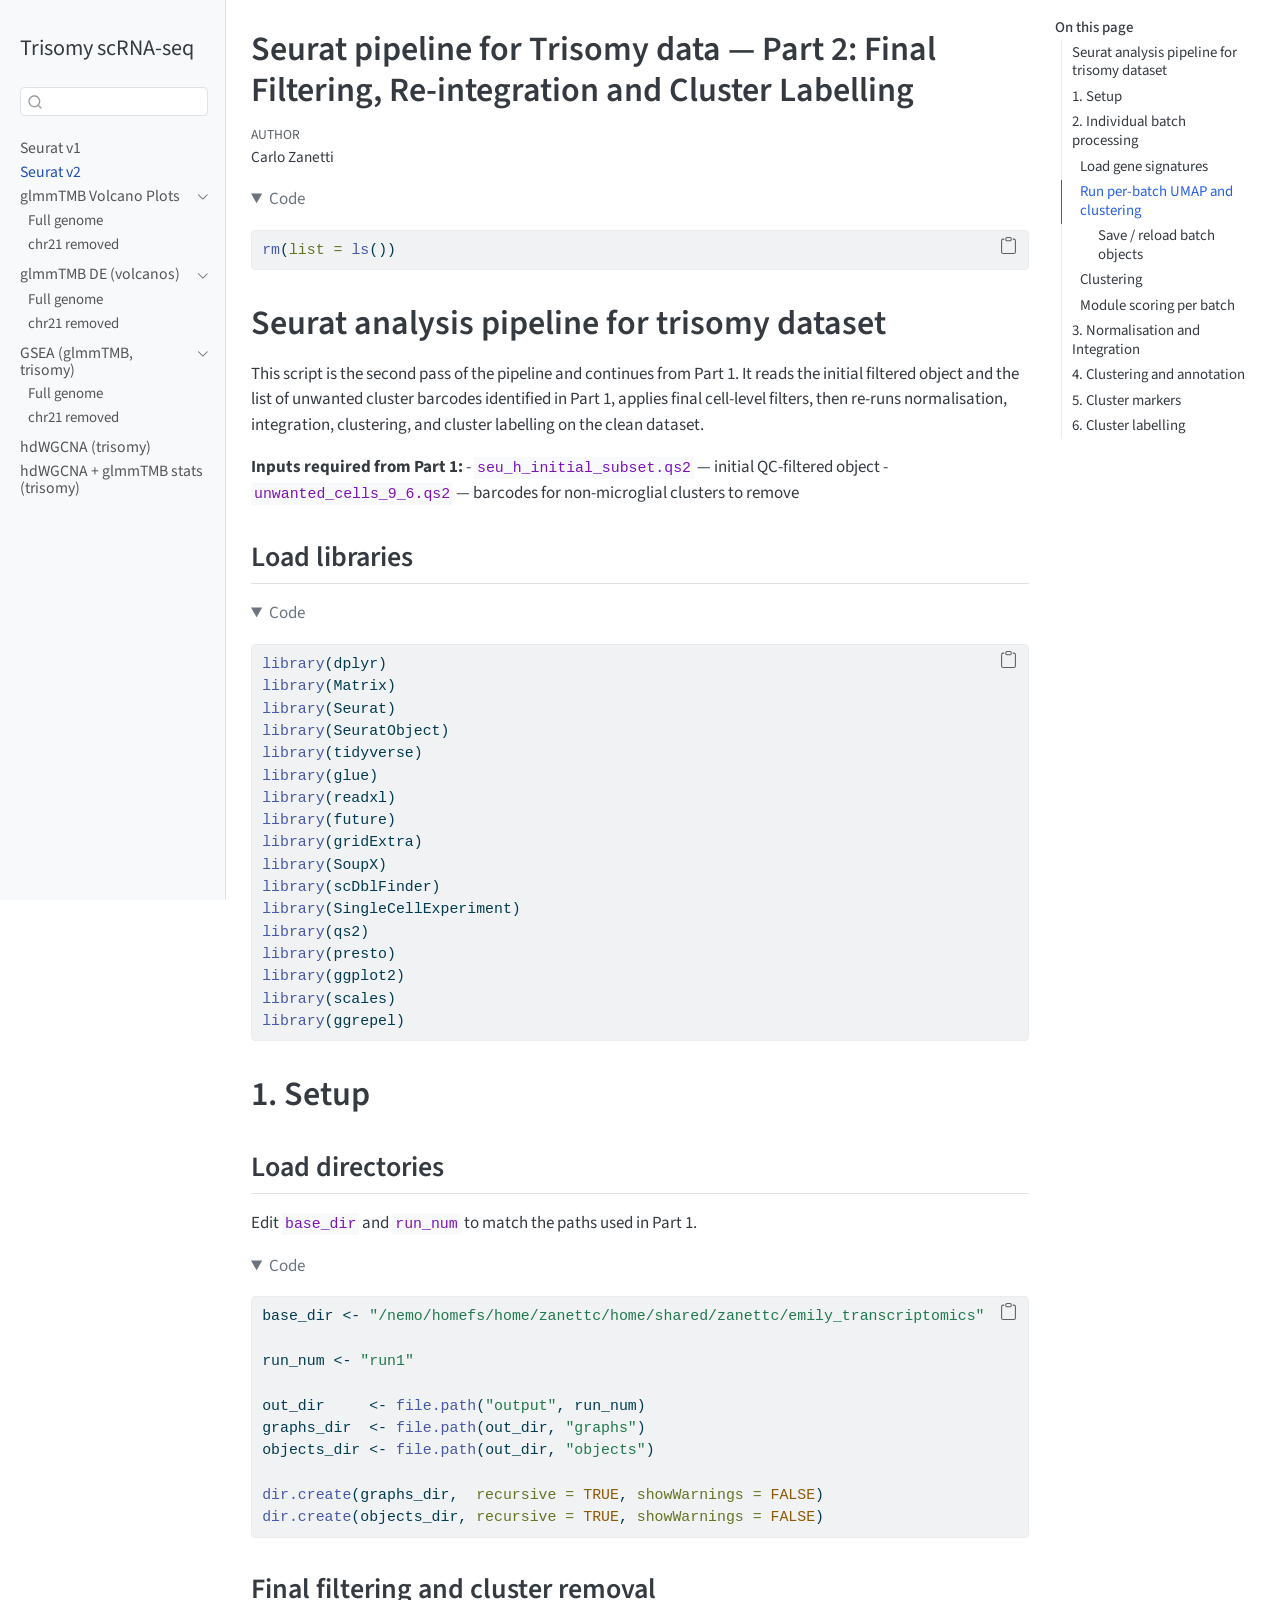
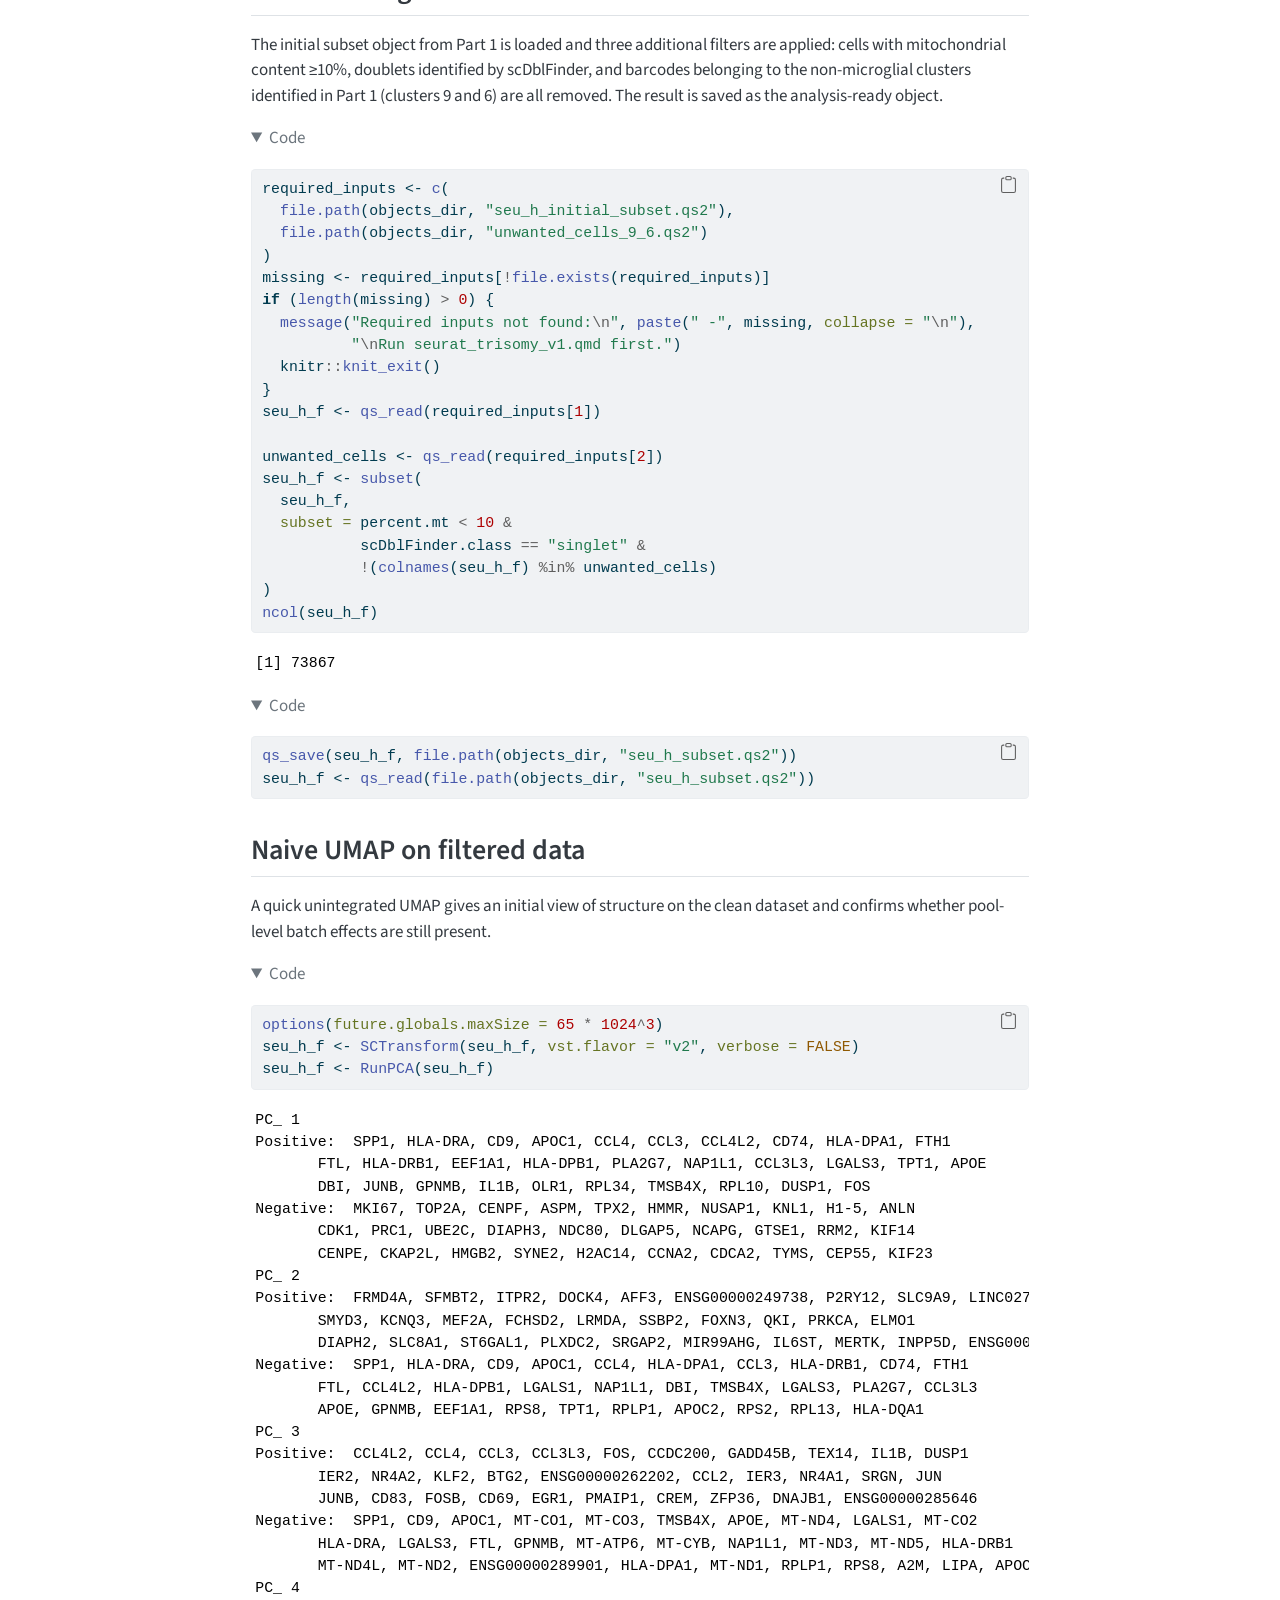
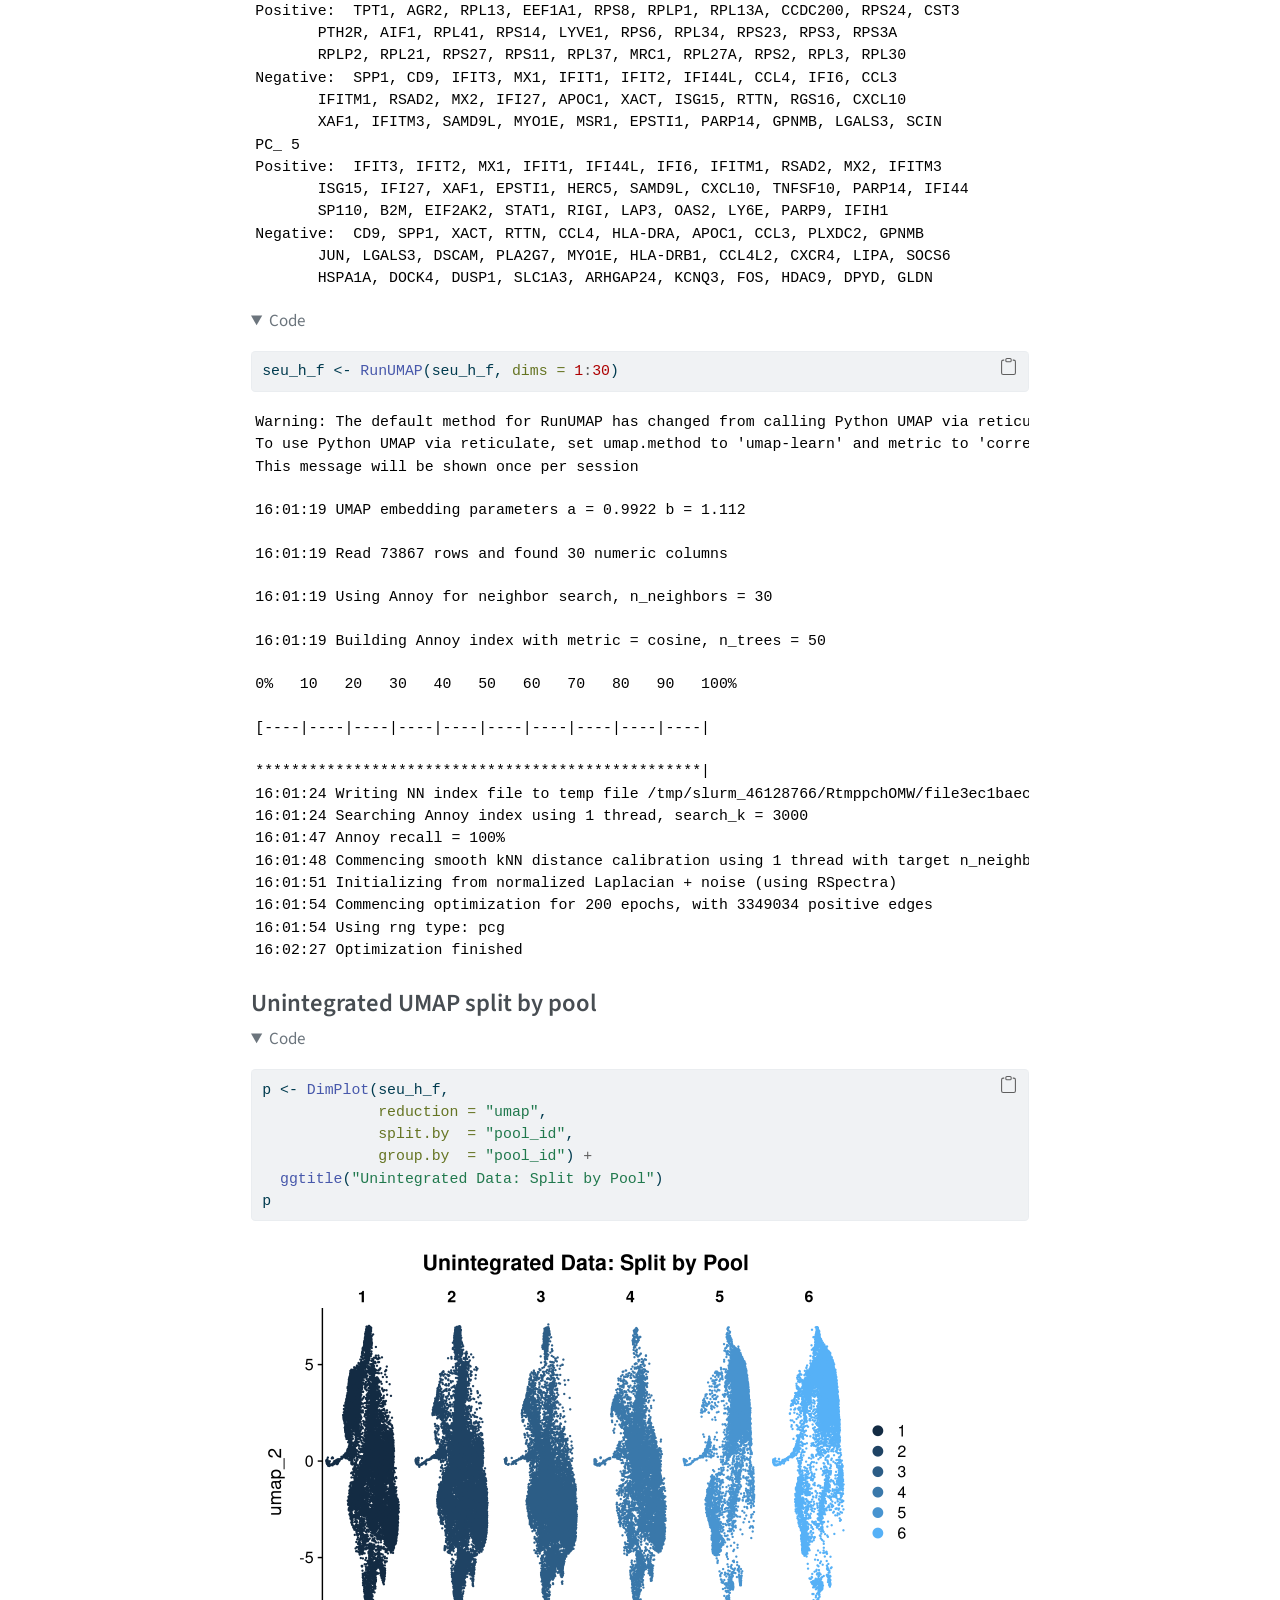
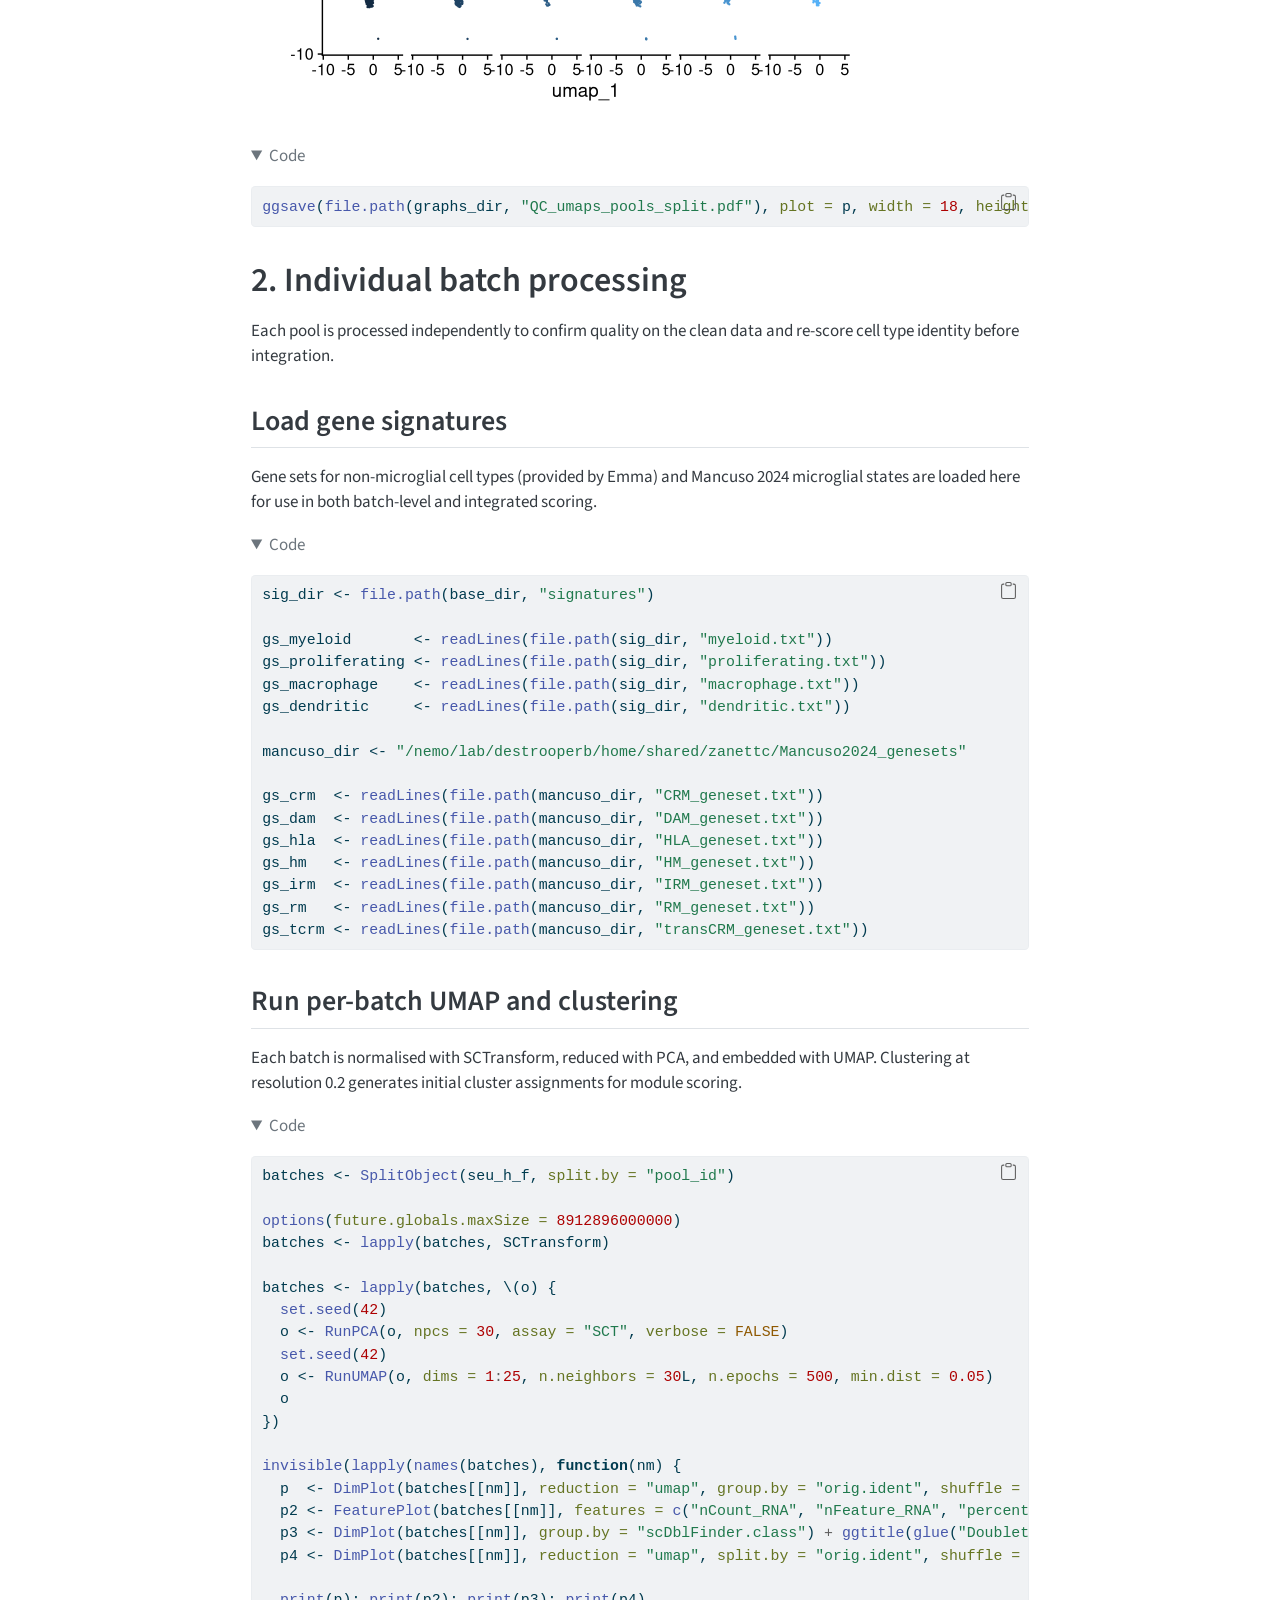
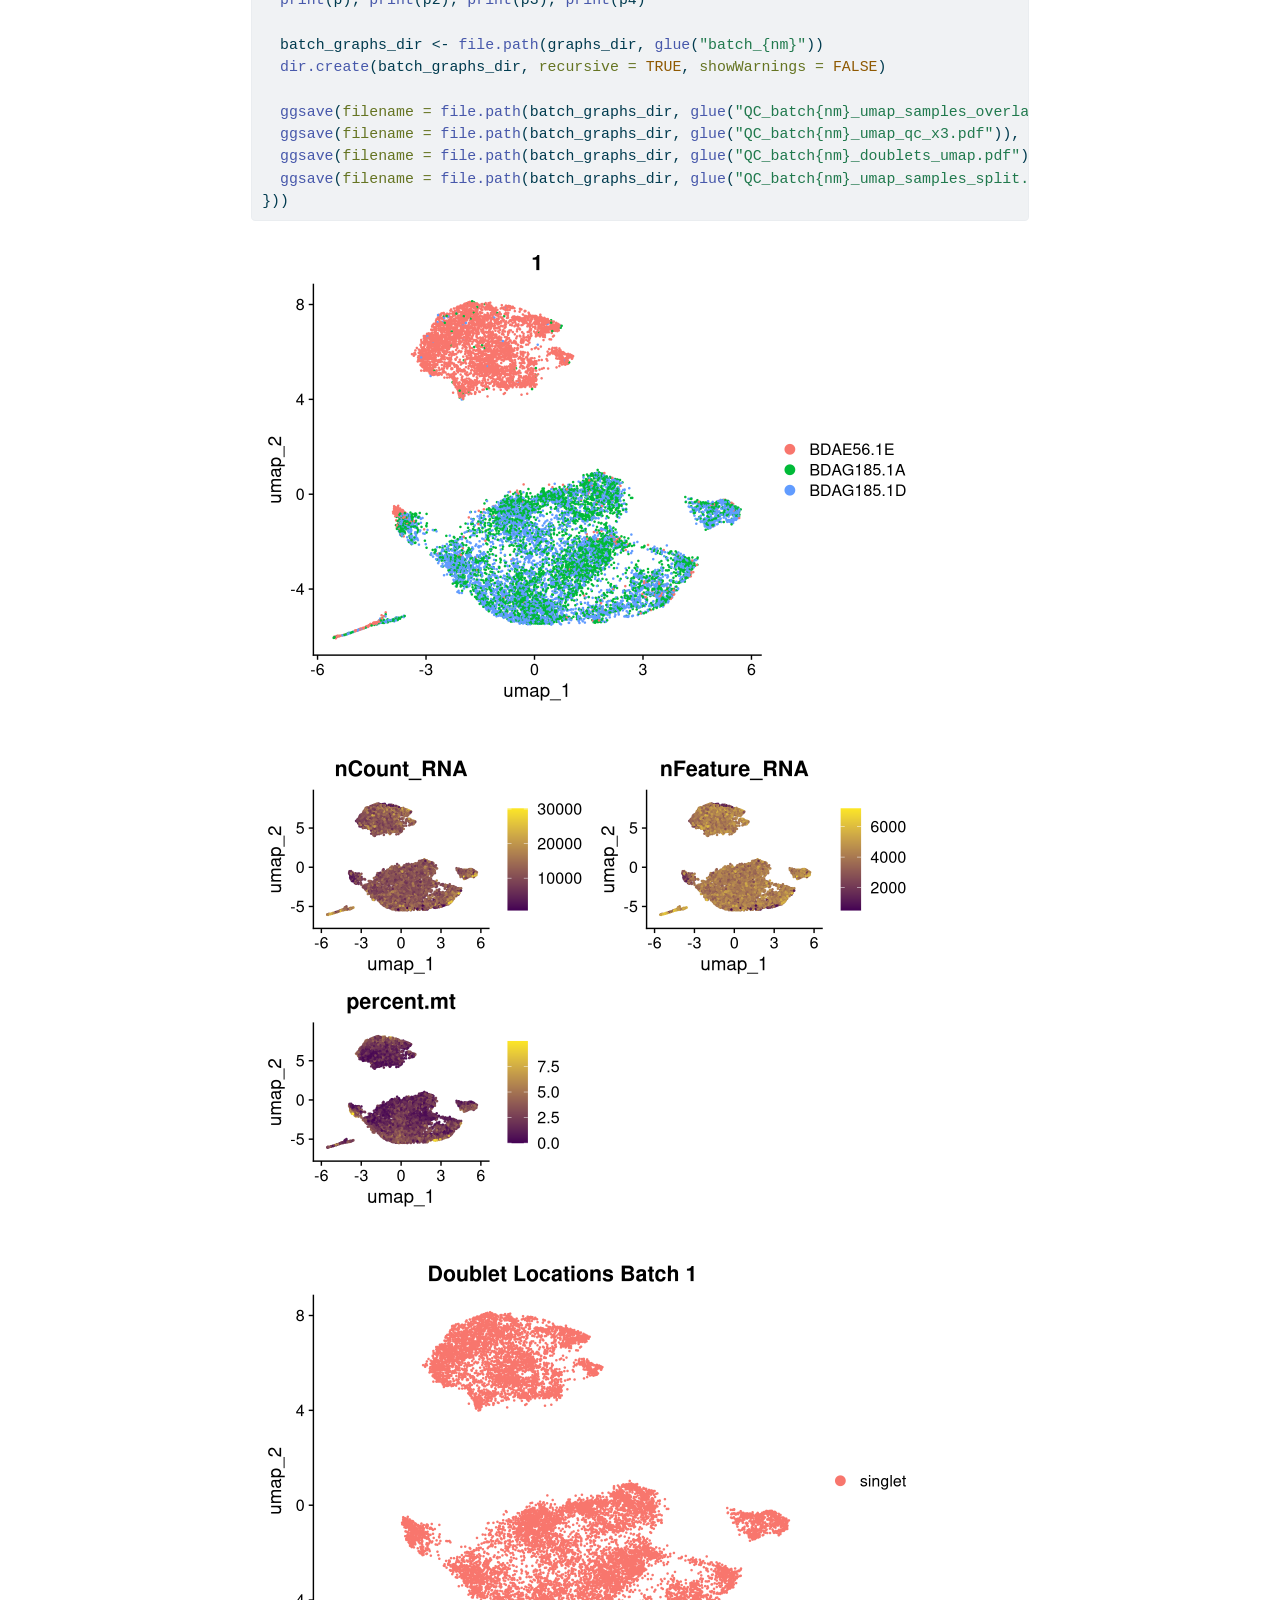
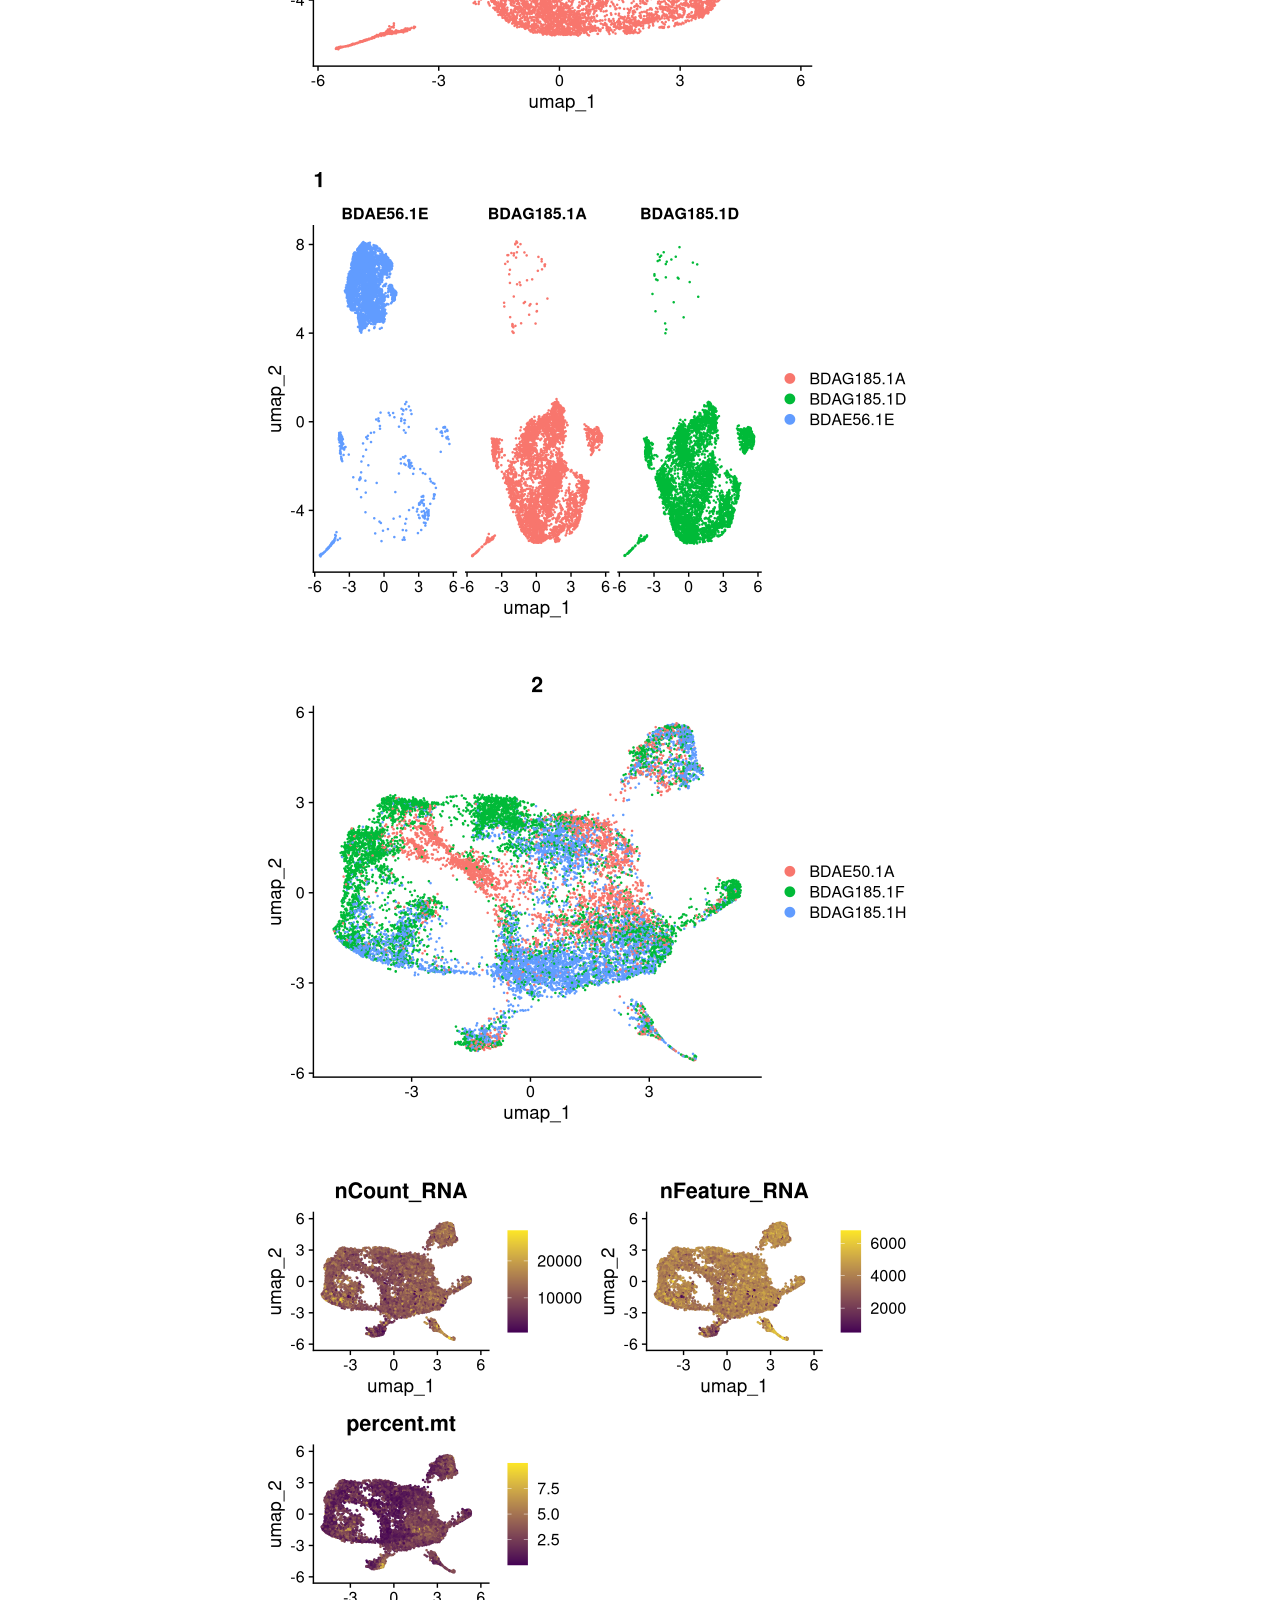
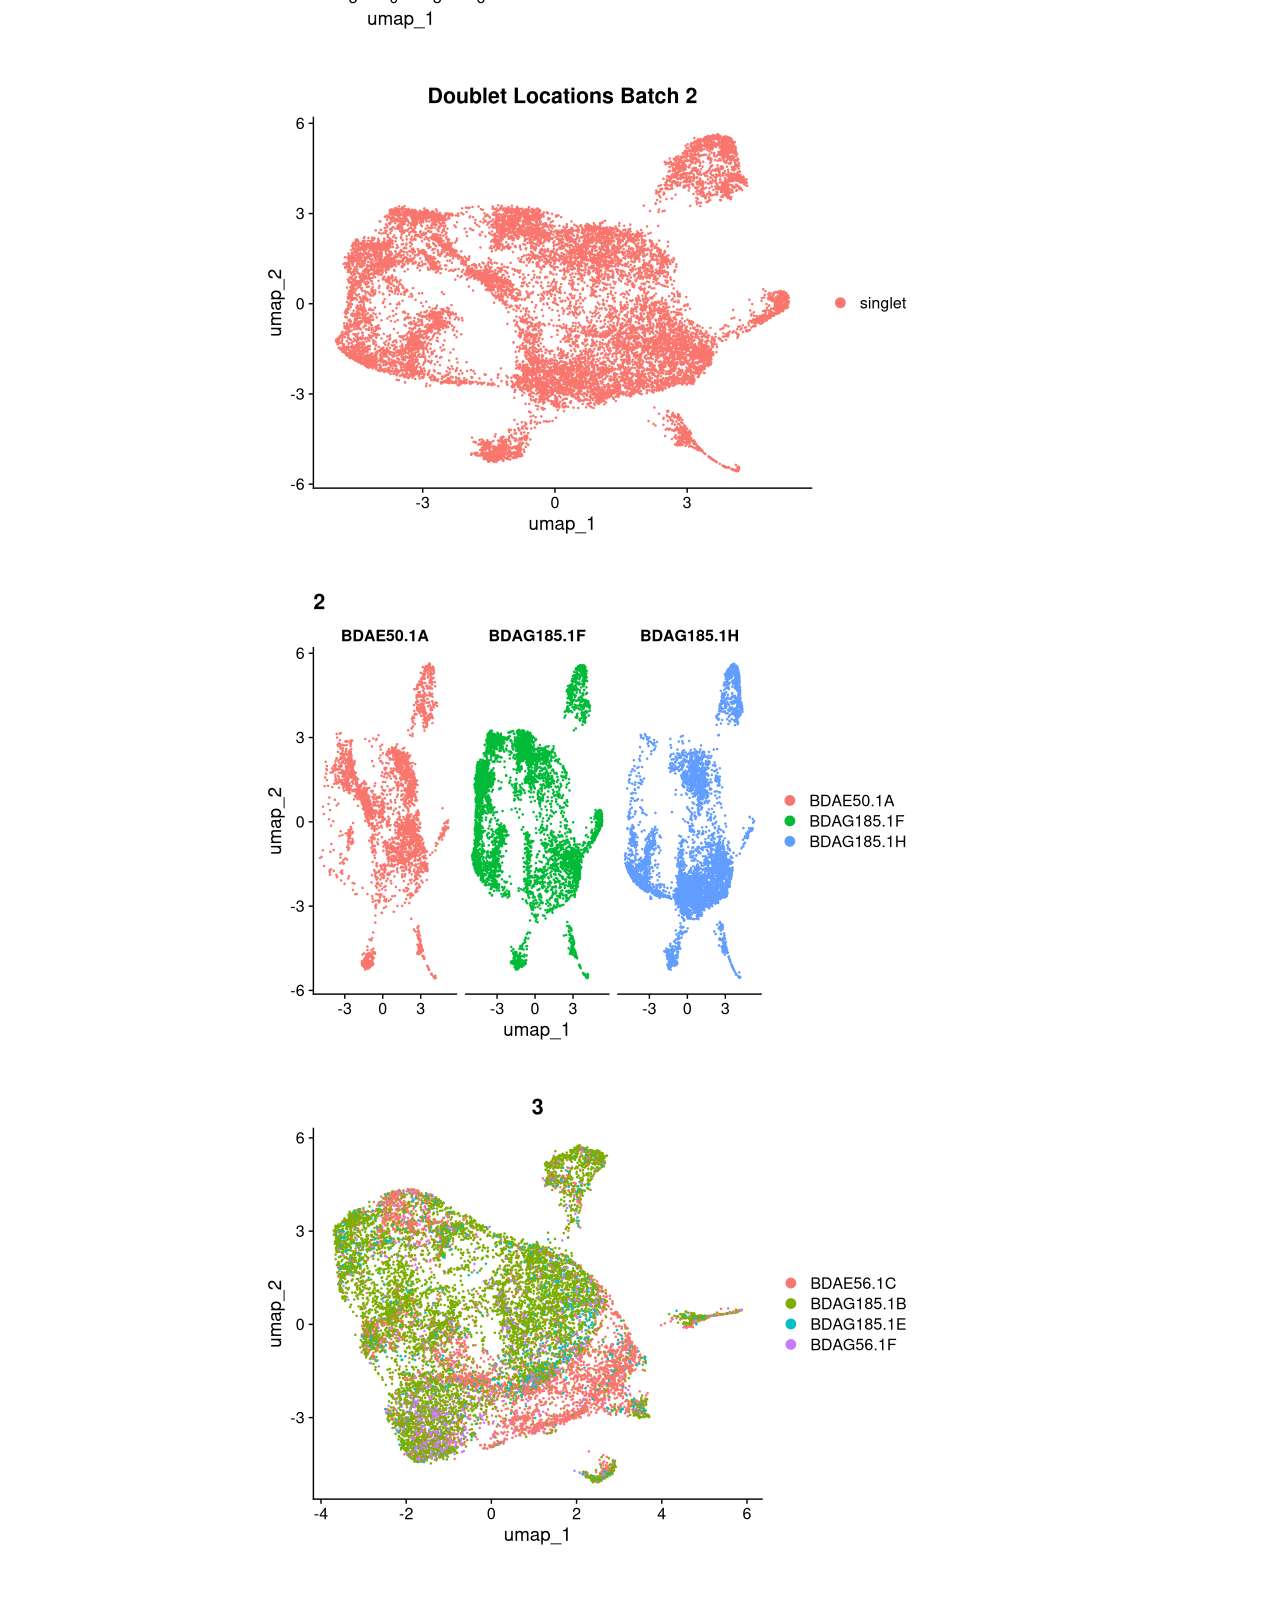
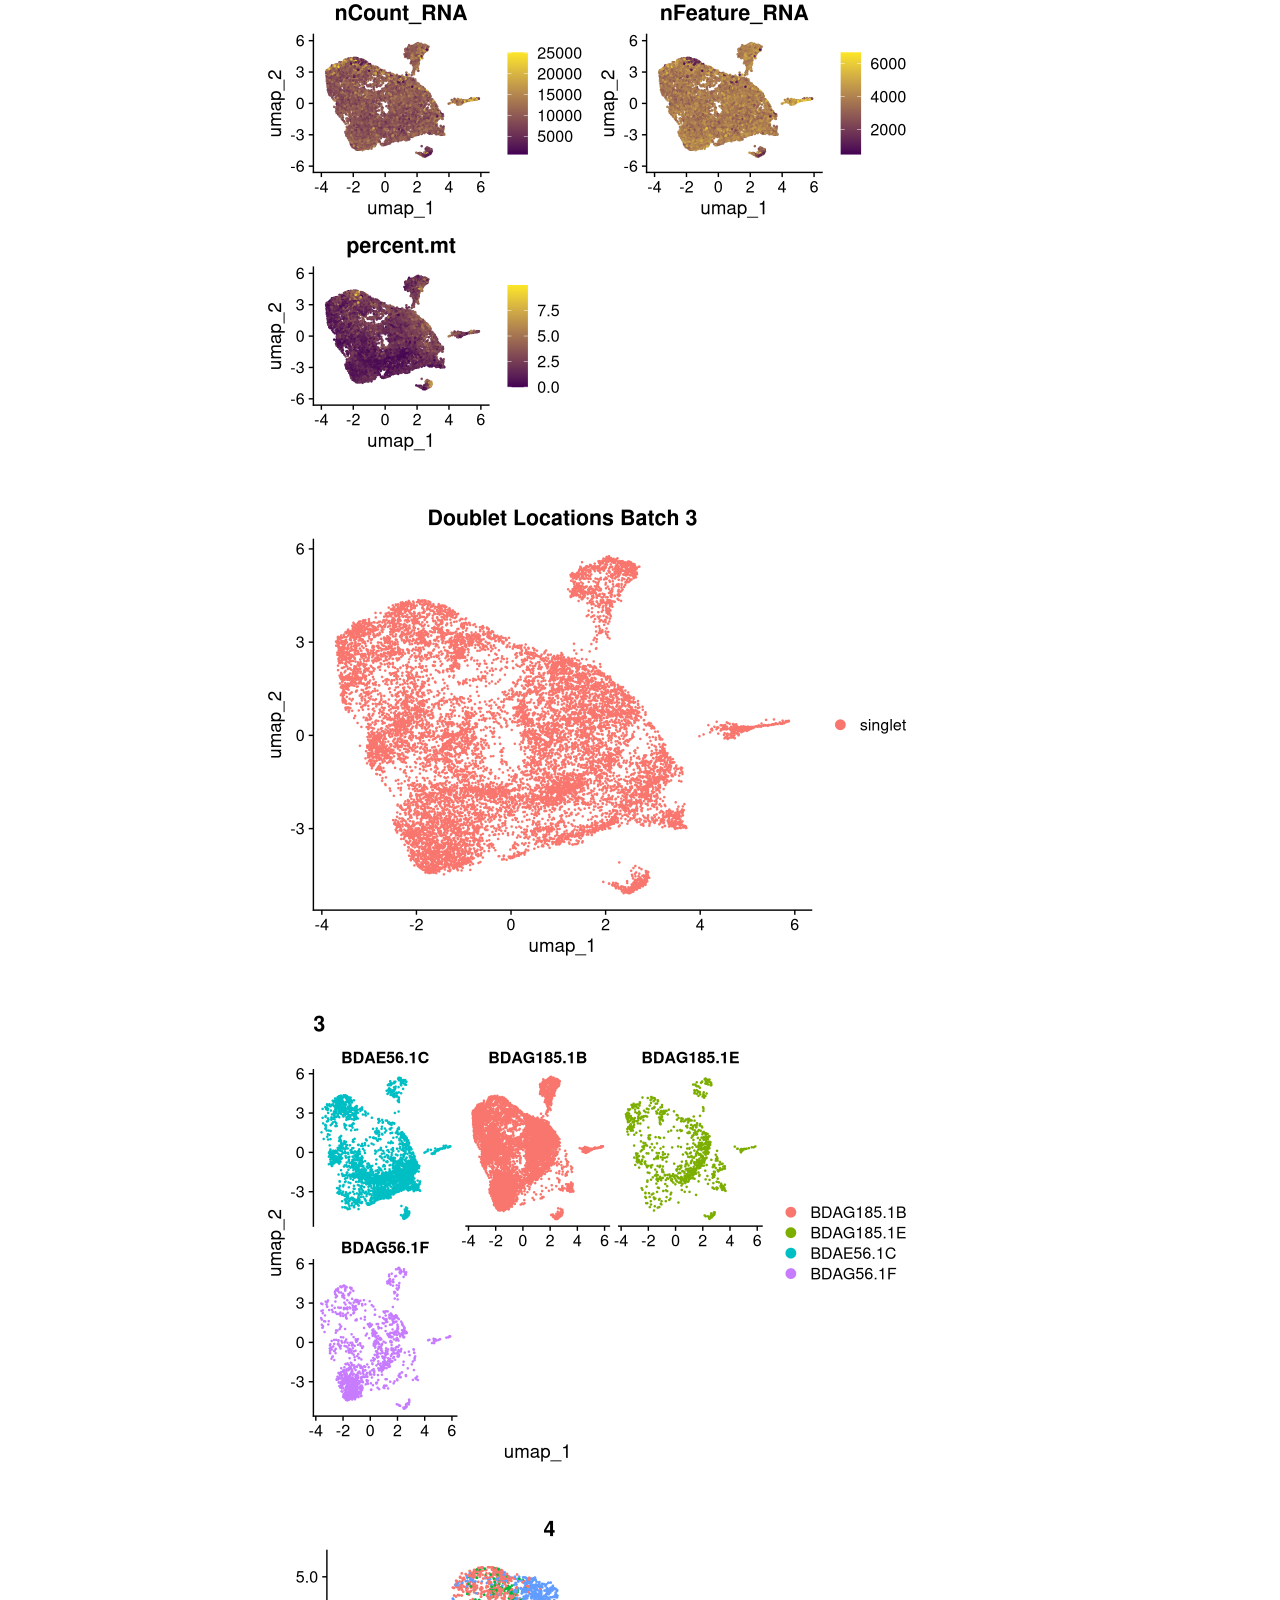
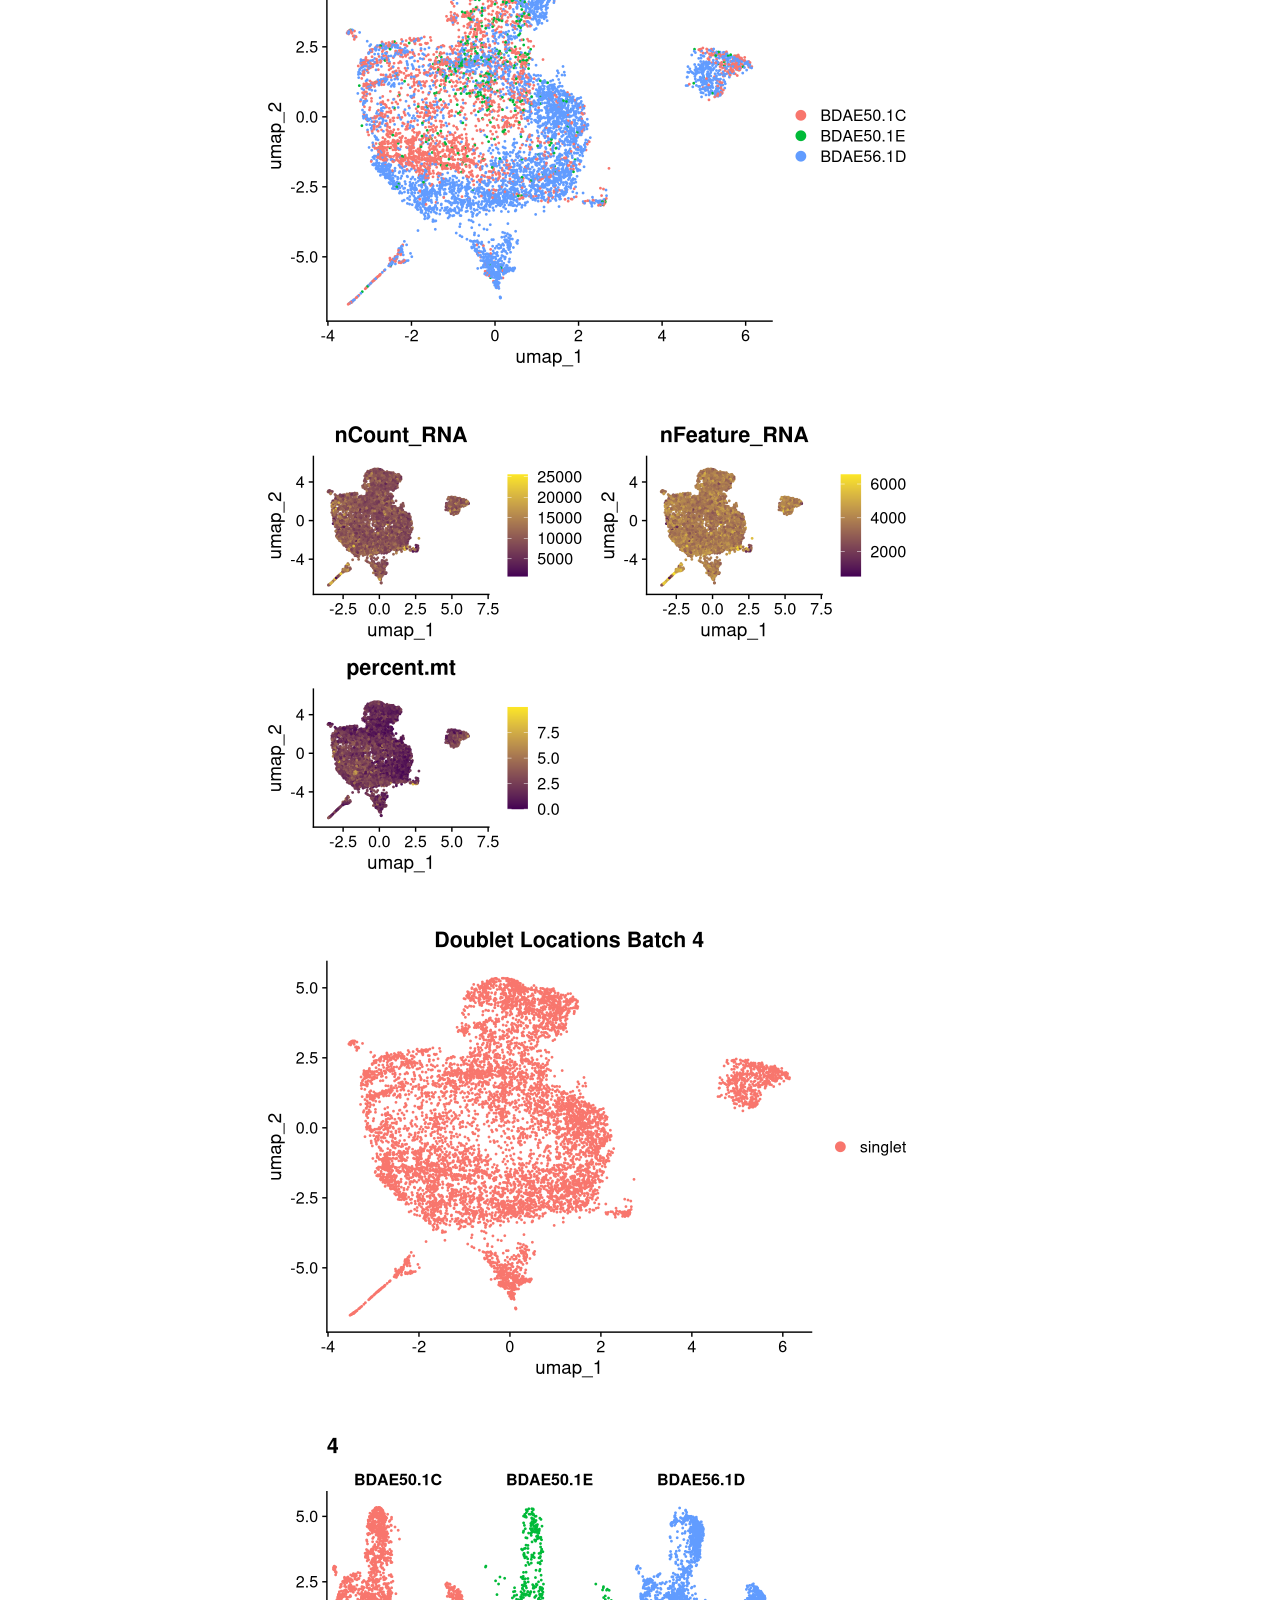
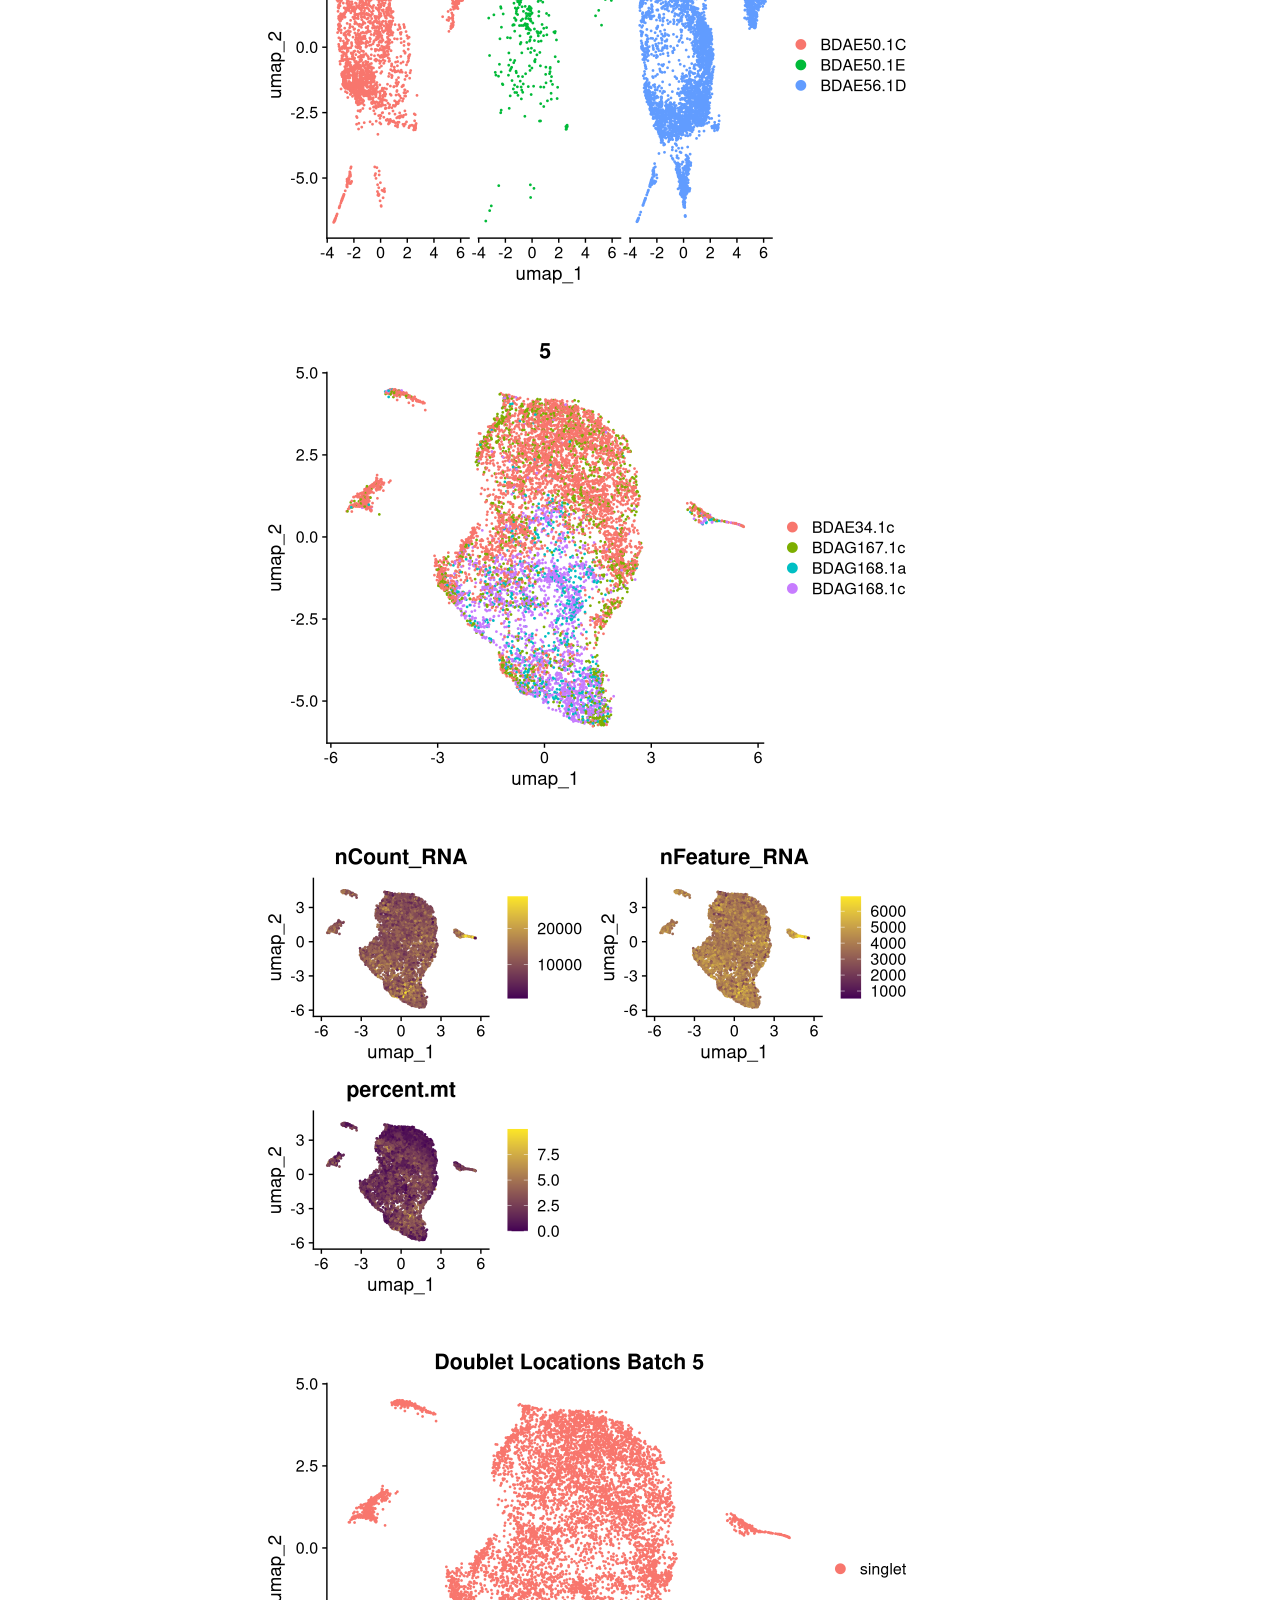
<file: docs/notebooks/seurat_trisomy_v2.html>
<!DOCTYPE html>
<html xmlns="http://www.w3.org/1999/xhtml" lang="en" xml:lang="en"><head>

<meta charset="utf-8">
<meta name="generator" content="quarto-1.5.57">

<meta name="viewport" content="width=device-width, initial-scale=1.0, user-scalable=yes">

<meta name="author" content="Carlo Zanetti">

<title>Seurat pipeline for Trisomy data — Part 2: Final Filtering, Re-integration and Cluster Labelling – Trisomy scRNA-seq</title>
<style>
code{white-space: pre-wrap;}
span.smallcaps{font-variant: small-caps;}
div.columns{display: flex; gap: min(4vw, 1.5em);}
div.column{flex: auto; overflow-x: auto;}
div.hanging-indent{margin-left: 1.5em; text-indent: -1.5em;}
ul.task-list{list-style: none;}
ul.task-list li input[type="checkbox"] {
  width: 0.8em;
  margin: 0 0.8em 0.2em -1em; /* quarto-specific, see https://github.com/quarto-dev/quarto-cli/issues/4556 */ 
  vertical-align: middle;
}
/* CSS for syntax highlighting */
pre > code.sourceCode { white-space: pre; position: relative; }
pre > code.sourceCode > span { line-height: 1.25; }
pre > code.sourceCode > span:empty { height: 1.2em; }
.sourceCode { overflow: visible; }
code.sourceCode > span { color: inherit; text-decoration: inherit; }
div.sourceCode { margin: 1em 0; }
pre.sourceCode { margin: 0; }
@media screen {
div.sourceCode { overflow: auto; }
}
@media print {
pre > code.sourceCode { white-space: pre-wrap; }
pre > code.sourceCode > span { display: inline-block; text-indent: -5em; padding-left: 5em; }
}
pre.numberSource code
  { counter-reset: source-line 0; }
pre.numberSource code > span
  { position: relative; left: -4em; counter-increment: source-line; }
pre.numberSource code > span > a:first-child::before
  { content: counter(source-line);
    position: relative; left: -1em; text-align: right; vertical-align: baseline;
    border: none; display: inline-block;
    -webkit-touch-callout: none; -webkit-user-select: none;
    -khtml-user-select: none; -moz-user-select: none;
    -ms-user-select: none; user-select: none;
    padding: 0 4px; width: 4em;
  }
pre.numberSource { margin-left: 3em;  padding-left: 4px; }
div.sourceCode
  {   }
@media screen {
pre > code.sourceCode > span > a:first-child::before { text-decoration: underline; }
}
</style>


<script src="../site_libs/quarto-nav/quarto-nav.js"></script>
<script src="../site_libs/quarto-nav/headroom.min.js"></script>
<script src="../site_libs/clipboard/clipboard.min.js"></script>
<script src="../site_libs/quarto-search/autocomplete.umd.js"></script>
<script src="../site_libs/quarto-search/fuse.min.js"></script>
<script src="../site_libs/quarto-search/quarto-search.js"></script>
<meta name="quarto:offset" content="../">
<script src="../site_libs/quarto-html/quarto.js"></script>
<script src="../site_libs/quarto-html/popper.min.js"></script>
<script src="../site_libs/quarto-html/tippy.umd.min.js"></script>
<script src="../site_libs/quarto-html/anchor.min.js"></script>
<link href="../site_libs/quarto-html/tippy.css" rel="stylesheet">
<link href="../site_libs/quarto-html/quarto-syntax-highlighting.css" rel="stylesheet" id="quarto-text-highlighting-styles">
<script src="../site_libs/bootstrap/bootstrap.min.js"></script>
<link href="../site_libs/bootstrap/bootstrap-icons.css" rel="stylesheet">
<link href="../site_libs/bootstrap/bootstrap.min.css" rel="stylesheet" id="quarto-bootstrap" data-mode="light">
<script id="quarto-search-options" type="application/json">{
  "location": "sidebar",
  "copy-button": false,
  "collapse-after": 3,
  "panel-placement": "start",
  "type": "textbox",
  "limit": 50,
  "keyboard-shortcut": [
    "f",
    "/",
    "s"
  ],
  "show-item-context": false,
  "language": {
    "search-no-results-text": "No results",
    "search-matching-documents-text": "matching documents",
    "search-copy-link-title": "Copy link to search",
    "search-hide-matches-text": "Hide additional matches",
    "search-more-match-text": "more match in this document",
    "search-more-matches-text": "more matches in this document",
    "search-clear-button-title": "Clear",
    "search-text-placeholder": "",
    "search-detached-cancel-button-title": "Cancel",
    "search-submit-button-title": "Submit",
    "search-label": "Search"
  }
}</script>
<link href="../site_libs/pagedtable-1.1/css/pagedtable.css" rel="stylesheet">
<script src="../site_libs/pagedtable-1.1/js/pagedtable.js"></script>


</head>

<body class="nav-sidebar docked">

<div id="quarto-search-results"></div>
  <header id="quarto-header" class="headroom fixed-top">
  <nav class="quarto-secondary-nav">
    <div class="container-fluid d-flex">
      <button type="button" class="quarto-btn-toggle btn" data-bs-toggle="collapse" role="button" data-bs-target=".quarto-sidebar-collapse-item" aria-controls="quarto-sidebar" aria-expanded="false" aria-label="Toggle sidebar navigation" onclick="if (window.quartoToggleHeadroom) { window.quartoToggleHeadroom(); }">
        <i class="bi bi-layout-text-sidebar-reverse"></i>
      </button>
        <nav class="quarto-page-breadcrumbs" aria-label="breadcrumb"><ol class="breadcrumb"><li class="breadcrumb-item"><a href="../notebooks/seurat_trisomy_v2.html">Seurat v2</a></li></ol></nav>
        <a class="flex-grow-1" role="navigation" data-bs-toggle="collapse" data-bs-target=".quarto-sidebar-collapse-item" aria-controls="quarto-sidebar" aria-expanded="false" aria-label="Toggle sidebar navigation" onclick="if (window.quartoToggleHeadroom) { window.quartoToggleHeadroom(); }">      
        </a>
      <button type="button" class="btn quarto-search-button" aria-label="Search" onclick="window.quartoOpenSearch();">
        <i class="bi bi-search"></i>
      </button>
    </div>
  </nav>
</header>
<!-- content -->
<div id="quarto-content" class="quarto-container page-columns page-rows-contents page-layout-article">
<!-- sidebar -->
  <nav id="quarto-sidebar" class="sidebar collapse collapse-horizontal quarto-sidebar-collapse-item sidebar-navigation docked overflow-auto">
    <div class="pt-lg-2 mt-2 text-left sidebar-header">
    <div class="sidebar-title mb-0 py-0">
      <a href="../">Trisomy scRNA-seq</a> 
    </div>
      </div>
        <div class="mt-2 flex-shrink-0 align-items-center">
        <div class="sidebar-search">
        <div id="quarto-search" class="" title="Search"></div>
        </div>
        </div>
    <div class="sidebar-menu-container"> 
    <ul class="list-unstyled mt-1">
        <li class="sidebar-item">
  <div class="sidebar-item-container"> 
  <a href="../notebooks/seurat_trisomy_v1.html" class="sidebar-item-text sidebar-link">
 <span class="menu-text">Seurat v1</span></a>
  </div>
</li>
        <li class="sidebar-item">
  <div class="sidebar-item-container"> 
  <a href="../notebooks/seurat_trisomy_v2.html" class="sidebar-item-text sidebar-link active">
 <span class="menu-text">Seurat v2</span></a>
  </div>
</li>
        <li class="sidebar-item sidebar-item-section">
      <div class="sidebar-item-container"> 
            <a class="sidebar-item-text sidebar-link text-start" data-bs-toggle="collapse" data-bs-target="#quarto-sidebar-section-1" role="navigation" aria-expanded="true">
 <span class="menu-text">glmmTMB Volcano Plots</span></a>
          <a class="sidebar-item-toggle text-start" data-bs-toggle="collapse" data-bs-target="#quarto-sidebar-section-1" role="navigation" aria-expanded="true" aria-label="Toggle section">
            <i class="bi bi-chevron-right ms-2"></i>
          </a> 
      </div>
      <ul id="quarto-sidebar-section-1" class="collapse list-unstyled sidebar-section depth1 show">  
          <li class="sidebar-item">
  <div class="sidebar-item-container"> 
  <a href="../notebooks/glmmTMB_volcanos.html" class="sidebar-item-text sidebar-link">
 <span class="menu-text">Full genome</span></a>
  </div>
</li>
          <li class="sidebar-item">
  <div class="sidebar-item-container"> 
  <a href="../notebooks/glmmTMB_volcanos_chr21_removed.html" class="sidebar-item-text sidebar-link">
 <span class="menu-text">chr21 removed</span></a>
  </div>
</li>
      </ul>
  </li>
        <li class="sidebar-item sidebar-item-section">
      <div class="sidebar-item-container"> 
            <a class="sidebar-item-text sidebar-link text-start" data-bs-toggle="collapse" data-bs-target="#quarto-sidebar-section-2" role="navigation" aria-expanded="true">
 <span class="menu-text">glmmTMB DE (volcanos)</span></a>
          <a class="sidebar-item-toggle text-start" data-bs-toggle="collapse" data-bs-target="#quarto-sidebar-section-2" role="navigation" aria-expanded="true" aria-label="Toggle section">
            <i class="bi bi-chevron-right ms-2"></i>
          </a> 
      </div>
      <ul id="quarto-sidebar-section-2" class="collapse list-unstyled sidebar-section depth1 show">  
          <li class="sidebar-item">
  <div class="sidebar-item-container"> 
  <a href="../notebooks/glmmTMB_DE.html" class="sidebar-item-text sidebar-link">
 <span class="menu-text">Full genome</span></a>
  </div>
</li>
          <li class="sidebar-item">
  <div class="sidebar-item-container"> 
  <a href="../notebooks/glmmTMB_DE_chr21_removed.html" class="sidebar-item-text sidebar-link">
 <span class="menu-text">chr21 removed</span></a>
  </div>
</li>
      </ul>
  </li>
        <li class="sidebar-item sidebar-item-section">
      <div class="sidebar-item-container"> 
            <a class="sidebar-item-text sidebar-link text-start" data-bs-toggle="collapse" data-bs-target="#quarto-sidebar-section-3" role="navigation" aria-expanded="true">
 <span class="menu-text">GSEA (glmmTMB, trisomy)</span></a>
          <a class="sidebar-item-toggle text-start" data-bs-toggle="collapse" data-bs-target="#quarto-sidebar-section-3" role="navigation" aria-expanded="true" aria-label="Toggle section">
            <i class="bi bi-chevron-right ms-2"></i>
          </a> 
      </div>
      <ul id="quarto-sidebar-section-3" class="collapse list-unstyled sidebar-section depth1 show">  
          <li class="sidebar-item">
  <div class="sidebar-item-container"> 
  <a href="../notebooks/gsea_glmmTMB_trisomy.html" class="sidebar-item-text sidebar-link">
 <span class="menu-text">Full genome</span></a>
  </div>
</li>
          <li class="sidebar-item">
  <div class="sidebar-item-container"> 
  <a href="../notebooks/gsea_glmmTMB_trisomy_chr21_removed.html" class="sidebar-item-text sidebar-link">
 <span class="menu-text">chr21 removed</span></a>
  </div>
</li>
      </ul>
  </li>
        <li class="sidebar-item">
  <div class="sidebar-item-container"> 
  <a href="../notebooks/hdwgcna_trisomy.html" class="sidebar-item-text sidebar-link">
 <span class="menu-text">hdWGCNA (trisomy)</span></a>
  </div>
</li>
        <li class="sidebar-item">
  <div class="sidebar-item-container"> 
  <a href="../notebooks/hdwgcna_glmmTMB_stats_trisomy.html" class="sidebar-item-text sidebar-link">
 <span class="menu-text">hdWGCNA + glmmTMB stats (trisomy)</span></a>
  </div>
</li>
    </ul>
    </div>
</nav>
<div id="quarto-sidebar-glass" class="quarto-sidebar-collapse-item" data-bs-toggle="collapse" data-bs-target=".quarto-sidebar-collapse-item"></div>
<!-- margin-sidebar -->
    <div id="quarto-margin-sidebar" class="sidebar margin-sidebar">
        <nav id="TOC" role="doc-toc" class="toc-active">
    <h2 id="toc-title">On this page</h2>
   
  <ul>
  <li><a href="#seurat-analysis-pipeline-for-trisomy-dataset" id="toc-seurat-analysis-pipeline-for-trisomy-dataset" class="nav-link active" data-scroll-target="#seurat-analysis-pipeline-for-trisomy-dataset">Seurat analysis pipeline for trisomy dataset</a>
  <ul class="collapse">
  <li><a href="#load-libraries" id="toc-load-libraries" class="nav-link" data-scroll-target="#load-libraries">Load libraries</a></li>
  </ul></li>
  <li><a href="#setup" id="toc-setup" class="nav-link" data-scroll-target="#setup">1. Setup</a>
  <ul class="collapse">
  <li><a href="#load-directories" id="toc-load-directories" class="nav-link" data-scroll-target="#load-directories">Load directories</a></li>
  <li><a href="#final-filtering-and-cluster-removal" id="toc-final-filtering-and-cluster-removal" class="nav-link" data-scroll-target="#final-filtering-and-cluster-removal">Final filtering and cluster removal</a></li>
  <li><a href="#naive-umap-on-filtered-data" id="toc-naive-umap-on-filtered-data" class="nav-link" data-scroll-target="#naive-umap-on-filtered-data">Naive UMAP on filtered data</a>
  <ul class="collapse">
  <li><a href="#unintegrated-umap-split-by-pool" id="toc-unintegrated-umap-split-by-pool" class="nav-link" data-scroll-target="#unintegrated-umap-split-by-pool">Unintegrated UMAP split by pool</a></li>
  </ul></li>
  </ul></li>
  <li><a href="#individual-batch-processing" id="toc-individual-batch-processing" class="nav-link" data-scroll-target="#individual-batch-processing">2. Individual batch processing</a>
  <ul class="collapse">
  <li><a href="#load-gene-signatures" id="toc-load-gene-signatures" class="nav-link" data-scroll-target="#load-gene-signatures">Load gene signatures</a></li>
  <li><a href="#run-per-batch-umap-and-clustering" id="toc-run-per-batch-umap-and-clustering" class="nav-link" data-scroll-target="#run-per-batch-umap-and-clustering">Run per-batch UMAP and clustering</a>
  <ul class="collapse">
  <li><a href="#save-reload-batch-objects" id="toc-save-reload-batch-objects" class="nav-link" data-scroll-target="#save-reload-batch-objects">Save / reload batch objects</a></li>
  </ul></li>
  <li><a href="#clustering" id="toc-clustering" class="nav-link" data-scroll-target="#clustering">Clustering</a></li>
  <li><a href="#module-scoring-per-batch" id="toc-module-scoring-per-batch" class="nav-link" data-scroll-target="#module-scoring-per-batch">Module scoring per batch</a></li>
  </ul></li>
  <li><a href="#normalisation-and-integration" id="toc-normalisation-and-integration" class="nav-link" data-scroll-target="#normalisation-and-integration">3. Normalisation and Integration</a></li>
  <li><a href="#clustering-and-annotation" id="toc-clustering-and-annotation" class="nav-link" data-scroll-target="#clustering-and-annotation">4. Clustering and annotation</a>
  <ul class="collapse">
  <li><a href="#run-umap-on-integrated-reduction" id="toc-run-umap-on-integrated-reduction" class="nav-link" data-scroll-target="#run-umap-on-integrated-reduction">Run UMAP on integrated reduction</a></li>
  <li><a href="#save-integrated-object" id="toc-save-integrated-object" class="nav-link" data-scroll-target="#save-integrated-object">Save integrated object</a></li>
  <li><a href="#diagnostic-umap-plots" id="toc-diagnostic-umap-plots" class="nav-link" data-scroll-target="#diagnostic-umap-plots">Diagnostic UMAP plots</a></li>
  <li><a href="#join-layers-and-normalise" id="toc-join-layers-and-normalise" class="nav-link" data-scroll-target="#join-layers-and-normalise">Join layers and normalise</a></li>
  <li><a href="#mancuso-sense-check" id="toc-mancuso-sense-check" class="nav-link" data-scroll-target="#mancuso-sense-check">Mancuso sense check</a></li>
  </ul></li>
  <li><a href="#cluster-markers" id="toc-cluster-markers" class="nav-link" data-scroll-target="#cluster-markers">5. Cluster markers</a>
  <ul class="collapse">
  <li><a href="#mitochondrial-per-cluster" id="toc-mitochondrial-per-cluster" class="nav-link" data-scroll-target="#mitochondrial-per-cluster">Mitochondrial % per cluster</a></li>
  </ul></li>
  <li><a href="#cluster-labelling" id="toc-cluster-labelling" class="nav-link" data-scroll-target="#cluster-labelling">6. Cluster labelling</a>
  <ul class="collapse">
  <li><a href="#label-integrated-object" id="toc-label-integrated-object" class="nav-link" data-scroll-target="#label-integrated-object">Label integrated object</a></li>
  <li><a href="#polished-umap" id="toc-polished-umap" class="nav-link" data-scroll-target="#polished-umap">Polished UMAP</a></li>
  </ul></li>
  </ul>
</nav>
    </div>
<!-- main -->
<main class="content" id="quarto-document-content">

<header id="title-block-header" class="quarto-title-block default">
<div class="quarto-title">
<h1 class="title">Seurat pipeline for Trisomy data — Part 2: Final Filtering, Re-integration and Cluster Labelling</h1>
</div>



<div class="quarto-title-meta">

    <div>
    <div class="quarto-title-meta-heading">Author</div>
    <div class="quarto-title-meta-contents">
             <p>Carlo Zanetti </p>
          </div>
  </div>
    
  
    
  </div>
  


</header>


<div class="cell">
<details open="" class="code-fold">
<summary>Code</summary>
<div class="sourceCode cell-code" id="cb1"><pre class="sourceCode r code-with-copy"><code class="sourceCode r"><span id="cb1-1"><a href="#cb1-1" aria-hidden="true" tabindex="-1"></a><span class="fu">rm</span>(<span class="at">list =</span> <span class="fu">ls</span>())</span></code><button title="Copy to Clipboard" class="code-copy-button"><i class="bi"></i></button></pre></div>
</details>
</div>
<section id="seurat-analysis-pipeline-for-trisomy-dataset" class="level1">
<h1>Seurat analysis pipeline for trisomy dataset</h1>
<p>This script is the second pass of the pipeline and continues from Part 1. It reads the initial filtered object and the list of unwanted cluster barcodes identified in Part 1, applies final cell-level filters, then re-runs normalisation, integration, clustering, and cluster labelling on the clean dataset.</p>
<p><strong>Inputs required from Part 1:</strong> - <code>seu_h_initial_subset.qs2</code> — initial QC-filtered object - <code>unwanted_cells_9_6.qs2</code> — barcodes for non-microglial clusters to remove</p>
<section id="load-libraries" class="level2">
<h2 class="anchored" data-anchor-id="load-libraries">Load libraries</h2>
<div class="cell">
<details open="" class="code-fold">
<summary>Code</summary>
<div class="sourceCode cell-code" id="cb2"><pre class="sourceCode r code-with-copy"><code class="sourceCode r"><span id="cb2-1"><a href="#cb2-1" aria-hidden="true" tabindex="-1"></a><span class="fu">library</span>(dplyr)</span>
<span id="cb2-2"><a href="#cb2-2" aria-hidden="true" tabindex="-1"></a><span class="fu">library</span>(Matrix)</span>
<span id="cb2-3"><a href="#cb2-3" aria-hidden="true" tabindex="-1"></a><span class="fu">library</span>(Seurat)</span>
<span id="cb2-4"><a href="#cb2-4" aria-hidden="true" tabindex="-1"></a><span class="fu">library</span>(SeuratObject)</span>
<span id="cb2-5"><a href="#cb2-5" aria-hidden="true" tabindex="-1"></a><span class="fu">library</span>(tidyverse)</span>
<span id="cb2-6"><a href="#cb2-6" aria-hidden="true" tabindex="-1"></a><span class="fu">library</span>(glue)</span>
<span id="cb2-7"><a href="#cb2-7" aria-hidden="true" tabindex="-1"></a><span class="fu">library</span>(readxl)</span>
<span id="cb2-8"><a href="#cb2-8" aria-hidden="true" tabindex="-1"></a><span class="fu">library</span>(future)</span>
<span id="cb2-9"><a href="#cb2-9" aria-hidden="true" tabindex="-1"></a><span class="fu">library</span>(gridExtra)</span>
<span id="cb2-10"><a href="#cb2-10" aria-hidden="true" tabindex="-1"></a><span class="fu">library</span>(SoupX)</span>
<span id="cb2-11"><a href="#cb2-11" aria-hidden="true" tabindex="-1"></a><span class="fu">library</span>(scDblFinder)</span>
<span id="cb2-12"><a href="#cb2-12" aria-hidden="true" tabindex="-1"></a><span class="fu">library</span>(SingleCellExperiment)</span>
<span id="cb2-13"><a href="#cb2-13" aria-hidden="true" tabindex="-1"></a><span class="fu">library</span>(qs2)</span>
<span id="cb2-14"><a href="#cb2-14" aria-hidden="true" tabindex="-1"></a><span class="fu">library</span>(presto)</span>
<span id="cb2-15"><a href="#cb2-15" aria-hidden="true" tabindex="-1"></a><span class="fu">library</span>(ggplot2)</span>
<span id="cb2-16"><a href="#cb2-16" aria-hidden="true" tabindex="-1"></a><span class="fu">library</span>(scales)</span>
<span id="cb2-17"><a href="#cb2-17" aria-hidden="true" tabindex="-1"></a><span class="fu">library</span>(ggrepel)</span></code><button title="Copy to Clipboard" class="code-copy-button"><i class="bi"></i></button></pre></div>
</details>
</div>
</section>
</section>
<section id="setup" class="level1">
<h1>1. Setup</h1>
<section id="load-directories" class="level2">
<h2 class="anchored" data-anchor-id="load-directories">Load directories</h2>
<p>Edit <code>base_dir</code> and <code>run_num</code> to match the paths used in Part 1.</p>
<div class="cell">
<details open="" class="code-fold">
<summary>Code</summary>
<div class="sourceCode cell-code" id="cb3"><pre class="sourceCode r code-with-copy"><code class="sourceCode r"><span id="cb3-1"><a href="#cb3-1" aria-hidden="true" tabindex="-1"></a>base_dir <span class="ot">&lt;-</span> <span class="st">"/nemo/homefs/home/zanettc/home/shared/zanettc/emily_transcriptomics"</span></span>
<span id="cb3-2"><a href="#cb3-2" aria-hidden="true" tabindex="-1"></a></span>
<span id="cb3-3"><a href="#cb3-3" aria-hidden="true" tabindex="-1"></a>run_num <span class="ot">&lt;-</span> <span class="st">"run1"</span></span>
<span id="cb3-4"><a href="#cb3-4" aria-hidden="true" tabindex="-1"></a></span>
<span id="cb3-5"><a href="#cb3-5" aria-hidden="true" tabindex="-1"></a>out_dir     <span class="ot">&lt;-</span> <span class="fu">file.path</span>(<span class="st">"output"</span>, run_num)</span>
<span id="cb3-6"><a href="#cb3-6" aria-hidden="true" tabindex="-1"></a>graphs_dir  <span class="ot">&lt;-</span> <span class="fu">file.path</span>(out_dir, <span class="st">"graphs"</span>)</span>
<span id="cb3-7"><a href="#cb3-7" aria-hidden="true" tabindex="-1"></a>objects_dir <span class="ot">&lt;-</span> <span class="fu">file.path</span>(out_dir, <span class="st">"objects"</span>)</span>
<span id="cb3-8"><a href="#cb3-8" aria-hidden="true" tabindex="-1"></a></span>
<span id="cb3-9"><a href="#cb3-9" aria-hidden="true" tabindex="-1"></a><span class="fu">dir.create</span>(graphs_dir,  <span class="at">recursive =</span> <span class="cn">TRUE</span>, <span class="at">showWarnings =</span> <span class="cn">FALSE</span>)</span>
<span id="cb3-10"><a href="#cb3-10" aria-hidden="true" tabindex="-1"></a><span class="fu">dir.create</span>(objects_dir, <span class="at">recursive =</span> <span class="cn">TRUE</span>, <span class="at">showWarnings =</span> <span class="cn">FALSE</span>)</span></code><button title="Copy to Clipboard" class="code-copy-button"><i class="bi"></i></button></pre></div>
</details>
</div>
</section>
<section id="final-filtering-and-cluster-removal" class="level2">
<h2 class="anchored" data-anchor-id="final-filtering-and-cluster-removal">Final filtering and cluster removal</h2>
<p>The initial subset object from Part 1 is loaded and three additional filters are applied: cells with mitochondrial content ≥10%, doublets identified by scDblFinder, and barcodes belonging to the non-microglial clusters identified in Part 1 (clusters 9 and 6) are all removed. The result is saved as the analysis-ready object.</p>
<div class="cell">
<details open="" class="code-fold">
<summary>Code</summary>
<div class="sourceCode cell-code" id="cb4"><pre class="sourceCode r code-with-copy"><code class="sourceCode r"><span id="cb4-1"><a href="#cb4-1" aria-hidden="true" tabindex="-1"></a>required_inputs <span class="ot">&lt;-</span> <span class="fu">c</span>(</span>
<span id="cb4-2"><a href="#cb4-2" aria-hidden="true" tabindex="-1"></a>  <span class="fu">file.path</span>(objects_dir, <span class="st">"seu_h_initial_subset.qs2"</span>),</span>
<span id="cb4-3"><a href="#cb4-3" aria-hidden="true" tabindex="-1"></a>  <span class="fu">file.path</span>(objects_dir, <span class="st">"unwanted_cells_9_6.qs2"</span>)</span>
<span id="cb4-4"><a href="#cb4-4" aria-hidden="true" tabindex="-1"></a>)</span>
<span id="cb4-5"><a href="#cb4-5" aria-hidden="true" tabindex="-1"></a>missing <span class="ot">&lt;-</span> required_inputs[<span class="sc">!</span><span class="fu">file.exists</span>(required_inputs)]</span>
<span id="cb4-6"><a href="#cb4-6" aria-hidden="true" tabindex="-1"></a><span class="cf">if</span> (<span class="fu">length</span>(missing) <span class="sc">&gt;</span> <span class="dv">0</span>) {</span>
<span id="cb4-7"><a href="#cb4-7" aria-hidden="true" tabindex="-1"></a>  <span class="fu">message</span>(<span class="st">"Required inputs not found:</span><span class="sc">\n</span><span class="st">"</span>, <span class="fu">paste</span>(<span class="st">" -"</span>, missing, <span class="at">collapse =</span> <span class="st">"</span><span class="sc">\n</span><span class="st">"</span>),</span>
<span id="cb4-8"><a href="#cb4-8" aria-hidden="true" tabindex="-1"></a>          <span class="st">"</span><span class="sc">\n</span><span class="st">Run seurat_trisomy_v1.qmd first."</span>)</span>
<span id="cb4-9"><a href="#cb4-9" aria-hidden="true" tabindex="-1"></a>  knitr<span class="sc">::</span><span class="fu">knit_exit</span>()</span>
<span id="cb4-10"><a href="#cb4-10" aria-hidden="true" tabindex="-1"></a>}</span>
<span id="cb4-11"><a href="#cb4-11" aria-hidden="true" tabindex="-1"></a>seu_h_f <span class="ot">&lt;-</span> <span class="fu">qs_read</span>(required_inputs[<span class="dv">1</span>])</span>
<span id="cb4-12"><a href="#cb4-12" aria-hidden="true" tabindex="-1"></a></span>
<span id="cb4-13"><a href="#cb4-13" aria-hidden="true" tabindex="-1"></a>unwanted_cells <span class="ot">&lt;-</span> <span class="fu">qs_read</span>(required_inputs[<span class="dv">2</span>])</span>
<span id="cb4-14"><a href="#cb4-14" aria-hidden="true" tabindex="-1"></a>seu_h_f <span class="ot">&lt;-</span> <span class="fu">subset</span>(</span>
<span id="cb4-15"><a href="#cb4-15" aria-hidden="true" tabindex="-1"></a>  seu_h_f,</span>
<span id="cb4-16"><a href="#cb4-16" aria-hidden="true" tabindex="-1"></a>  <span class="at">subset =</span> percent.mt <span class="sc">&lt;</span> <span class="dv">10</span> <span class="sc">&amp;</span></span>
<span id="cb4-17"><a href="#cb4-17" aria-hidden="true" tabindex="-1"></a>           scDblFinder.class <span class="sc">==</span> <span class="st">"singlet"</span> <span class="sc">&amp;</span></span>
<span id="cb4-18"><a href="#cb4-18" aria-hidden="true" tabindex="-1"></a>           <span class="sc">!</span>(<span class="fu">colnames</span>(seu_h_f) <span class="sc">%in%</span> unwanted_cells)</span>
<span id="cb4-19"><a href="#cb4-19" aria-hidden="true" tabindex="-1"></a>)</span>
<span id="cb4-20"><a href="#cb4-20" aria-hidden="true" tabindex="-1"></a><span class="fu">ncol</span>(seu_h_f)</span></code><button title="Copy to Clipboard" class="code-copy-button"><i class="bi"></i></button></pre></div>
</details>
<div class="cell-output cell-output-stdout">
<pre><code>[1] 73867</code></pre>
</div>
<details open="" class="code-fold">
<summary>Code</summary>
<div class="sourceCode cell-code" id="cb6"><pre class="sourceCode r code-with-copy"><code class="sourceCode r"><span id="cb6-1"><a href="#cb6-1" aria-hidden="true" tabindex="-1"></a><span class="fu">qs_save</span>(seu_h_f, <span class="fu">file.path</span>(objects_dir, <span class="st">"seu_h_subset.qs2"</span>))</span>
<span id="cb6-2"><a href="#cb6-2" aria-hidden="true" tabindex="-1"></a>seu_h_f <span class="ot">&lt;-</span> <span class="fu">qs_read</span>(<span class="fu">file.path</span>(objects_dir, <span class="st">"seu_h_subset.qs2"</span>))</span></code><button title="Copy to Clipboard" class="code-copy-button"><i class="bi"></i></button></pre></div>
</details>
</div>
</section>
<section id="naive-umap-on-filtered-data" class="level2">
<h2 class="anchored" data-anchor-id="naive-umap-on-filtered-data">Naive UMAP on filtered data</h2>
<p>A quick unintegrated UMAP gives an initial view of structure on the clean dataset and confirms whether pool-level batch effects are still present.</p>
<div class="cell">
<details open="" class="code-fold">
<summary>Code</summary>
<div class="sourceCode cell-code" id="cb7"><pre class="sourceCode r code-with-copy"><code class="sourceCode r"><span id="cb7-1"><a href="#cb7-1" aria-hidden="true" tabindex="-1"></a><span class="fu">options</span>(<span class="at">future.globals.maxSize =</span> <span class="dv">65</span> <span class="sc">*</span> <span class="dv">1024</span><span class="sc">^</span><span class="dv">3</span>)</span>
<span id="cb7-2"><a href="#cb7-2" aria-hidden="true" tabindex="-1"></a>seu_h_f <span class="ot">&lt;-</span> <span class="fu">SCTransform</span>(seu_h_f, <span class="at">vst.flavor =</span> <span class="st">"v2"</span>, <span class="at">verbose =</span> <span class="cn">FALSE</span>)</span>
<span id="cb7-3"><a href="#cb7-3" aria-hidden="true" tabindex="-1"></a>seu_h_f <span class="ot">&lt;-</span> <span class="fu">RunPCA</span>(seu_h_f)</span></code><button title="Copy to Clipboard" class="code-copy-button"><i class="bi"></i></button></pre></div>
</details>
<div class="cell-output cell-output-stderr">
<pre><code>PC_ 1 
Positive:  SPP1, HLA-DRA, CD9, APOC1, CCL4, CCL3, CCL4L2, CD74, HLA-DPA1, FTH1 
       FTL, HLA-DRB1, EEF1A1, HLA-DPB1, PLA2G7, NAP1L1, CCL3L3, LGALS3, TPT1, APOE 
       DBI, JUNB, GPNMB, IL1B, OLR1, RPL34, TMSB4X, RPL10, DUSP1, FOS 
Negative:  MKI67, TOP2A, CENPF, ASPM, TPX2, HMMR, NUSAP1, KNL1, H1-5, ANLN 
       CDK1, PRC1, UBE2C, DIAPH3, NDC80, DLGAP5, NCAPG, GTSE1, RRM2, KIF14 
       CENPE, CKAP2L, HMGB2, SYNE2, H2AC14, CCNA2, CDCA2, TYMS, CEP55, KIF23 
PC_ 2 
Positive:  FRMD4A, SFMBT2, ITPR2, DOCK4, AFF3, ENSG00000249738, P2RY12, SLC9A9, LINC02712, AOAH 
       SMYD3, KCNQ3, MEF2A, FCHSD2, LRMDA, SSBP2, FOXN3, QKI, PRKCA, ELMO1 
       DIAPH2, SLC8A1, ST6GAL1, PLXDC2, SRGAP2, MIR99AHG, IL6ST, MERTK, INPP5D, ENSG00000231918 
Negative:  SPP1, HLA-DRA, CD9, APOC1, CCL4, HLA-DPA1, CCL3, HLA-DRB1, CD74, FTH1 
       FTL, CCL4L2, HLA-DPB1, LGALS1, NAP1L1, DBI, TMSB4X, LGALS3, PLA2G7, CCL3L3 
       APOE, GPNMB, EEF1A1, RPS8, TPT1, RPLP1, APOC2, RPS2, RPL13, HLA-DQA1 
PC_ 3 
Positive:  CCL4L2, CCL4, CCL3, CCL3L3, FOS, CCDC200, GADD45B, TEX14, IL1B, DUSP1 
       IER2, NR4A2, KLF2, BTG2, ENSG00000262202, CCL2, IER3, NR4A1, SRGN, JUN 
       JUNB, CD83, FOSB, CD69, EGR1, PMAIP1, CREM, ZFP36, DNAJB1, ENSG00000285646 
Negative:  SPP1, CD9, APOC1, MT-CO1, MT-CO3, TMSB4X, APOE, MT-ND4, LGALS1, MT-CO2 
       HLA-DRA, LGALS3, FTL, GPNMB, MT-ATP6, MT-CYB, NAP1L1, MT-ND3, MT-ND5, HLA-DRB1 
       MT-ND4L, MT-ND2, ENSG00000289901, HLA-DPA1, MT-ND1, RPLP1, RPS8, A2M, LIPA, APOC2 
PC_ 4 
Positive:  TPT1, AGR2, RPL13, EEF1A1, RPS8, RPLP1, RPL13A, CCDC200, RPS24, CST3 
       PTH2R, AIF1, RPL41, RPS14, LYVE1, RPS6, RPL34, RPS23, RPS3, RPS3A 
       RPLP2, RPL21, RPS27, RPS11, RPL37, MRC1, RPL27A, RPS2, RPL3, RPL30 
Negative:  SPP1, CD9, IFIT3, MX1, IFIT1, IFIT2, IFI44L, CCL4, IFI6, CCL3 
       IFITM1, RSAD2, MX2, IFI27, APOC1, XACT, ISG15, RTTN, RGS16, CXCL10 
       XAF1, IFITM3, SAMD9L, MYO1E, MSR1, EPSTI1, PARP14, GPNMB, LGALS3, SCIN 
PC_ 5 
Positive:  IFIT3, IFIT2, MX1, IFIT1, IFI44L, IFI6, IFITM1, RSAD2, MX2, IFITM3 
       ISG15, IFI27, XAF1, EPSTI1, HERC5, SAMD9L, CXCL10, TNFSF10, PARP14, IFI44 
       SP110, B2M, EIF2AK2, STAT1, RIGI, LAP3, OAS2, LY6E, PARP9, IFIH1 
Negative:  CD9, SPP1, XACT, RTTN, CCL4, HLA-DRA, APOC1, CCL3, PLXDC2, GPNMB 
       JUN, LGALS3, DSCAM, PLA2G7, MYO1E, HLA-DRB1, CCL4L2, CXCR4, LIPA, SOCS6 
       HSPA1A, DOCK4, DUSP1, SLC1A3, ARHGAP24, KCNQ3, FOS, HDAC9, DPYD, GLDN </code></pre>
</div>
<details open="" class="code-fold">
<summary>Code</summary>
<div class="sourceCode cell-code" id="cb9"><pre class="sourceCode r code-with-copy"><code class="sourceCode r"><span id="cb9-1"><a href="#cb9-1" aria-hidden="true" tabindex="-1"></a>seu_h_f <span class="ot">&lt;-</span> <span class="fu">RunUMAP</span>(seu_h_f, <span class="at">dims =</span> <span class="dv">1</span><span class="sc">:</span><span class="dv">30</span>)</span></code><button title="Copy to Clipboard" class="code-copy-button"><i class="bi"></i></button></pre></div>
</details>
<div class="cell-output cell-output-stderr">
<pre><code>Warning: The default method for RunUMAP has changed from calling Python UMAP via reticulate to the R-native UWOT using the cosine metric
To use Python UMAP via reticulate, set umap.method to 'umap-learn' and metric to 'correlation'
This message will be shown once per session</code></pre>
</div>
<div class="cell-output cell-output-stderr">
<pre><code>16:01:19 UMAP embedding parameters a = 0.9922 b = 1.112</code></pre>
</div>
<div class="cell-output cell-output-stderr">
<pre><code>16:01:19 Read 73867 rows and found 30 numeric columns</code></pre>
</div>
<div class="cell-output cell-output-stderr">
<pre><code>16:01:19 Using Annoy for neighbor search, n_neighbors = 30</code></pre>
</div>
<div class="cell-output cell-output-stderr">
<pre><code>16:01:19 Building Annoy index with metric = cosine, n_trees = 50</code></pre>
</div>
<div class="cell-output cell-output-stderr">
<pre><code>0%   10   20   30   40   50   60   70   80   90   100%</code></pre>
</div>
<div class="cell-output cell-output-stderr">
<pre><code>[----|----|----|----|----|----|----|----|----|----|</code></pre>
</div>
<div class="cell-output cell-output-stderr">
<pre><code>**************************************************|
16:01:24 Writing NN index file to temp file /tmp/slurm_46128766/RtmppchOMW/file3ec1baec80de8
16:01:24 Searching Annoy index using 1 thread, search_k = 3000
16:01:47 Annoy recall = 100%
16:01:48 Commencing smooth kNN distance calibration using 1 thread with target n_neighbors = 30
16:01:51 Initializing from normalized Laplacian + noise (using RSpectra)
16:01:54 Commencing optimization for 200 epochs, with 3349034 positive edges
16:01:54 Using rng type: pcg
16:02:27 Optimization finished</code></pre>
</div>
</div>
<section id="unintegrated-umap-split-by-pool" class="level3">
<h3 class="anchored" data-anchor-id="unintegrated-umap-split-by-pool">Unintegrated UMAP split by pool</h3>
<div class="cell">
<details open="" class="code-fold">
<summary>Code</summary>
<div class="sourceCode cell-code" id="cb18"><pre class="sourceCode r code-with-copy"><code class="sourceCode r"><span id="cb18-1"><a href="#cb18-1" aria-hidden="true" tabindex="-1"></a>p <span class="ot">&lt;-</span> <span class="fu">DimPlot</span>(seu_h_f,</span>
<span id="cb18-2"><a href="#cb18-2" aria-hidden="true" tabindex="-1"></a>             <span class="at">reduction =</span> <span class="st">"umap"</span>,</span>
<span id="cb18-3"><a href="#cb18-3" aria-hidden="true" tabindex="-1"></a>             <span class="at">split.by  =</span> <span class="st">"pool_id"</span>,</span>
<span id="cb18-4"><a href="#cb18-4" aria-hidden="true" tabindex="-1"></a>             <span class="at">group.by  =</span> <span class="st">"pool_id"</span>) <span class="sc">+</span></span>
<span id="cb18-5"><a href="#cb18-5" aria-hidden="true" tabindex="-1"></a>  <span class="fu">ggtitle</span>(<span class="st">"Unintegrated Data: Split by Pool"</span>)</span>
<span id="cb18-6"><a href="#cb18-6" aria-hidden="true" tabindex="-1"></a>p</span></code><button title="Copy to Clipboard" class="code-copy-button"><i class="bi"></i></button></pre></div>
</details>
<div class="cell-output-display">
<div>
<figure class="figure">
<p><img src="seurat_trisomy_v2_files/figure-html/unnamed-chunk-5-1.png" class="img-fluid figure-img" width="672"></p>
</figure>
</div>
</div>
<details open="" class="code-fold">
<summary>Code</summary>
<div class="sourceCode cell-code" id="cb19"><pre class="sourceCode r code-with-copy"><code class="sourceCode r"><span id="cb19-1"><a href="#cb19-1" aria-hidden="true" tabindex="-1"></a><span class="fu">ggsave</span>(<span class="fu">file.path</span>(graphs_dir, <span class="st">"QC_umaps_pools_split.pdf"</span>), <span class="at">plot =</span> p, <span class="at">width =</span> <span class="dv">18</span>, <span class="at">height =</span> <span class="dv">6</span>, <span class="at">units =</span> <span class="st">"in"</span>)</span></code><button title="Copy to Clipboard" class="code-copy-button"><i class="bi"></i></button></pre></div>
</details>
</div>
</section>
</section>
</section>
<section id="individual-batch-processing" class="level1">
<h1>2. Individual batch processing</h1>
<p>Each pool is processed independently to confirm quality on the clean data and re-score cell type identity before integration.</p>
<section id="load-gene-signatures" class="level2">
<h2 class="anchored" data-anchor-id="load-gene-signatures">Load gene signatures</h2>
<p>Gene sets for non-microglial cell types (provided by Emma) and Mancuso 2024 microglial states are loaded here for use in both batch-level and integrated scoring.</p>
<div class="cell">
<details open="" class="code-fold">
<summary>Code</summary>
<div class="sourceCode cell-code" id="cb20"><pre class="sourceCode r code-with-copy"><code class="sourceCode r"><span id="cb20-1"><a href="#cb20-1" aria-hidden="true" tabindex="-1"></a>sig_dir <span class="ot">&lt;-</span> <span class="fu">file.path</span>(base_dir, <span class="st">"signatures"</span>)</span>
<span id="cb20-2"><a href="#cb20-2" aria-hidden="true" tabindex="-1"></a></span>
<span id="cb20-3"><a href="#cb20-3" aria-hidden="true" tabindex="-1"></a>gs_myeloid       <span class="ot">&lt;-</span> <span class="fu">readLines</span>(<span class="fu">file.path</span>(sig_dir, <span class="st">"myeloid.txt"</span>))</span>
<span id="cb20-4"><a href="#cb20-4" aria-hidden="true" tabindex="-1"></a>gs_proliferating <span class="ot">&lt;-</span> <span class="fu">readLines</span>(<span class="fu">file.path</span>(sig_dir, <span class="st">"proliferating.txt"</span>))</span>
<span id="cb20-5"><a href="#cb20-5" aria-hidden="true" tabindex="-1"></a>gs_macrophage    <span class="ot">&lt;-</span> <span class="fu">readLines</span>(<span class="fu">file.path</span>(sig_dir, <span class="st">"macrophage.txt"</span>))</span>
<span id="cb20-6"><a href="#cb20-6" aria-hidden="true" tabindex="-1"></a>gs_dendritic     <span class="ot">&lt;-</span> <span class="fu">readLines</span>(<span class="fu">file.path</span>(sig_dir, <span class="st">"dendritic.txt"</span>))</span>
<span id="cb20-7"><a href="#cb20-7" aria-hidden="true" tabindex="-1"></a></span>
<span id="cb20-8"><a href="#cb20-8" aria-hidden="true" tabindex="-1"></a>mancuso_dir <span class="ot">&lt;-</span> <span class="st">"/nemo/lab/destrooperb/home/shared/zanettc/Mancuso2024_genesets"</span></span>
<span id="cb20-9"><a href="#cb20-9" aria-hidden="true" tabindex="-1"></a></span>
<span id="cb20-10"><a href="#cb20-10" aria-hidden="true" tabindex="-1"></a>gs_crm  <span class="ot">&lt;-</span> <span class="fu">readLines</span>(<span class="fu">file.path</span>(mancuso_dir, <span class="st">"CRM_geneset.txt"</span>))</span>
<span id="cb20-11"><a href="#cb20-11" aria-hidden="true" tabindex="-1"></a>gs_dam  <span class="ot">&lt;-</span> <span class="fu">readLines</span>(<span class="fu">file.path</span>(mancuso_dir, <span class="st">"DAM_geneset.txt"</span>))</span>
<span id="cb20-12"><a href="#cb20-12" aria-hidden="true" tabindex="-1"></a>gs_hla  <span class="ot">&lt;-</span> <span class="fu">readLines</span>(<span class="fu">file.path</span>(mancuso_dir, <span class="st">"HLA_geneset.txt"</span>))</span>
<span id="cb20-13"><a href="#cb20-13" aria-hidden="true" tabindex="-1"></a>gs_hm   <span class="ot">&lt;-</span> <span class="fu">readLines</span>(<span class="fu">file.path</span>(mancuso_dir, <span class="st">"HM_geneset.txt"</span>))</span>
<span id="cb20-14"><a href="#cb20-14" aria-hidden="true" tabindex="-1"></a>gs_irm  <span class="ot">&lt;-</span> <span class="fu">readLines</span>(<span class="fu">file.path</span>(mancuso_dir, <span class="st">"IRM_geneset.txt"</span>))</span>
<span id="cb20-15"><a href="#cb20-15" aria-hidden="true" tabindex="-1"></a>gs_rm   <span class="ot">&lt;-</span> <span class="fu">readLines</span>(<span class="fu">file.path</span>(mancuso_dir, <span class="st">"RM_geneset.txt"</span>))</span>
<span id="cb20-16"><a href="#cb20-16" aria-hidden="true" tabindex="-1"></a>gs_tcrm <span class="ot">&lt;-</span> <span class="fu">readLines</span>(<span class="fu">file.path</span>(mancuso_dir, <span class="st">"transCRM_geneset.txt"</span>))</span></code><button title="Copy to Clipboard" class="code-copy-button"><i class="bi"></i></button></pre></div>
</details>
</div>
</section>
<section id="run-per-batch-umap-and-clustering" class="level2">
<h2 class="anchored" data-anchor-id="run-per-batch-umap-and-clustering">Run per-batch UMAP and clustering</h2>
<p>Each batch is normalised with SCTransform, reduced with PCA, and embedded with UMAP. Clustering at resolution 0.2 generates initial cluster assignments for module scoring.</p>
<div class="cell">
<details open="" class="code-fold">
<summary>Code</summary>
<div class="sourceCode cell-code" id="cb21"><pre class="sourceCode r code-with-copy"><code class="sourceCode r"><span id="cb21-1"><a href="#cb21-1" aria-hidden="true" tabindex="-1"></a>batches <span class="ot">&lt;-</span> <span class="fu">SplitObject</span>(seu_h_f, <span class="at">split.by =</span> <span class="st">"pool_id"</span>)</span>
<span id="cb21-2"><a href="#cb21-2" aria-hidden="true" tabindex="-1"></a></span>
<span id="cb21-3"><a href="#cb21-3" aria-hidden="true" tabindex="-1"></a><span class="fu">options</span>(<span class="at">future.globals.maxSize =</span> <span class="dv">8912896000000</span>)</span>
<span id="cb21-4"><a href="#cb21-4" aria-hidden="true" tabindex="-1"></a>batches <span class="ot">&lt;-</span> <span class="fu">lapply</span>(batches, SCTransform)</span>
<span id="cb21-5"><a href="#cb21-5" aria-hidden="true" tabindex="-1"></a></span>
<span id="cb21-6"><a href="#cb21-6" aria-hidden="true" tabindex="-1"></a>batches <span class="ot">&lt;-</span> <span class="fu">lapply</span>(batches, \(o) {</span>
<span id="cb21-7"><a href="#cb21-7" aria-hidden="true" tabindex="-1"></a>  <span class="fu">set.seed</span>(<span class="dv">42</span>)</span>
<span id="cb21-8"><a href="#cb21-8" aria-hidden="true" tabindex="-1"></a>  o <span class="ot">&lt;-</span> <span class="fu">RunPCA</span>(o, <span class="at">npcs =</span> <span class="dv">30</span>, <span class="at">assay =</span> <span class="st">"SCT"</span>, <span class="at">verbose =</span> <span class="cn">FALSE</span>)</span>
<span id="cb21-9"><a href="#cb21-9" aria-hidden="true" tabindex="-1"></a>  <span class="fu">set.seed</span>(<span class="dv">42</span>)</span>
<span id="cb21-10"><a href="#cb21-10" aria-hidden="true" tabindex="-1"></a>  o <span class="ot">&lt;-</span> <span class="fu">RunUMAP</span>(o, <span class="at">dims =</span> <span class="dv">1</span><span class="sc">:</span><span class="dv">25</span>, <span class="at">n.neighbors =</span> <span class="dv">30</span>L, <span class="at">n.epochs =</span> <span class="dv">500</span>, <span class="at">min.dist =</span> <span class="fl">0.05</span>)</span>
<span id="cb21-11"><a href="#cb21-11" aria-hidden="true" tabindex="-1"></a>  o</span>
<span id="cb21-12"><a href="#cb21-12" aria-hidden="true" tabindex="-1"></a>})</span>
<span id="cb21-13"><a href="#cb21-13" aria-hidden="true" tabindex="-1"></a></span>
<span id="cb21-14"><a href="#cb21-14" aria-hidden="true" tabindex="-1"></a><span class="fu">invisible</span>(<span class="fu">lapply</span>(<span class="fu">names</span>(batches), <span class="cf">function</span>(nm) {</span>
<span id="cb21-15"><a href="#cb21-15" aria-hidden="true" tabindex="-1"></a>  p  <span class="ot">&lt;-</span> <span class="fu">DimPlot</span>(batches[[nm]], <span class="at">reduction =</span> <span class="st">"umap"</span>, <span class="at">group.by =</span> <span class="st">"orig.ident"</span>, <span class="at">shuffle =</span> <span class="cn">TRUE</span>) <span class="sc">+</span> <span class="fu">ggtitle</span>(nm)</span>
<span id="cb21-16"><a href="#cb21-16" aria-hidden="true" tabindex="-1"></a>  p2 <span class="ot">&lt;-</span> <span class="fu">FeaturePlot</span>(batches[[nm]], <span class="at">features =</span> <span class="fu">c</span>(<span class="st">"nCount_RNA"</span>, <span class="st">"nFeature_RNA"</span>, <span class="st">"percent.mt"</span>), <span class="at">cols =</span> <span class="fu">c</span>(<span class="st">"#440154"</span>, <span class="st">"#FDE725"</span>))</span>
<span id="cb21-17"><a href="#cb21-17" aria-hidden="true" tabindex="-1"></a>  p3 <span class="ot">&lt;-</span> <span class="fu">DimPlot</span>(batches[[nm]], <span class="at">group.by =</span> <span class="st">"scDblFinder.class"</span>) <span class="sc">+</span> <span class="fu">ggtitle</span>(<span class="fu">glue</span>(<span class="st">"Doublet Locations Batch {nm}"</span>))</span>
<span id="cb21-18"><a href="#cb21-18" aria-hidden="true" tabindex="-1"></a>  p4 <span class="ot">&lt;-</span> <span class="fu">DimPlot</span>(batches[[nm]], <span class="at">reduction =</span> <span class="st">"umap"</span>, <span class="at">split.by =</span> <span class="st">"orig.ident"</span>, <span class="at">shuffle =</span> <span class="cn">TRUE</span>, <span class="at">ncol =</span> <span class="dv">3</span>) <span class="sc">+</span> <span class="fu">ggtitle</span>(nm)</span>
<span id="cb21-19"><a href="#cb21-19" aria-hidden="true" tabindex="-1"></a></span>
<span id="cb21-20"><a href="#cb21-20" aria-hidden="true" tabindex="-1"></a>  <span class="fu">print</span>(p); <span class="fu">print</span>(p2); <span class="fu">print</span>(p3); <span class="fu">print</span>(p4)</span>
<span id="cb21-21"><a href="#cb21-21" aria-hidden="true" tabindex="-1"></a></span>
<span id="cb21-22"><a href="#cb21-22" aria-hidden="true" tabindex="-1"></a>  batch_graphs_dir <span class="ot">&lt;-</span> <span class="fu">file.path</span>(graphs_dir, <span class="fu">glue</span>(<span class="st">"batch_{nm}"</span>))</span>
<span id="cb21-23"><a href="#cb21-23" aria-hidden="true" tabindex="-1"></a>  <span class="fu">dir.create</span>(batch_graphs_dir, <span class="at">recursive =</span> <span class="cn">TRUE</span>, <span class="at">showWarnings =</span> <span class="cn">FALSE</span>)</span>
<span id="cb21-24"><a href="#cb21-24" aria-hidden="true" tabindex="-1"></a></span>
<span id="cb21-25"><a href="#cb21-25" aria-hidden="true" tabindex="-1"></a>  <span class="fu">ggsave</span>(<span class="at">filename =</span> <span class="fu">file.path</span>(batch_graphs_dir, <span class="fu">glue</span>(<span class="st">"QC_batch{nm}_umap_samples_overlayed.pdf"</span>)), <span class="at">plot =</span> p,  <span class="at">width =</span> <span class="dv">7</span>, <span class="at">height =</span> <span class="dv">5</span>, <span class="at">dpi =</span> <span class="dv">300</span>, <span class="at">units =</span> <span class="st">"in"</span>)</span>
<span id="cb21-26"><a href="#cb21-26" aria-hidden="true" tabindex="-1"></a>  <span class="fu">ggsave</span>(<span class="at">filename =</span> <span class="fu">file.path</span>(batch_graphs_dir, <span class="fu">glue</span>(<span class="st">"QC_batch{nm}_umap_qc_x3.pdf"</span>)),             <span class="at">plot =</span> p2, <span class="at">width =</span> <span class="dv">7</span>, <span class="at">height =</span> <span class="dv">5</span>, <span class="at">dpi =</span> <span class="dv">300</span>, <span class="at">units =</span> <span class="st">"in"</span>)</span>
<span id="cb21-27"><a href="#cb21-27" aria-hidden="true" tabindex="-1"></a>  <span class="fu">ggsave</span>(<span class="at">filename =</span> <span class="fu">file.path</span>(batch_graphs_dir, <span class="fu">glue</span>(<span class="st">"QC_batch{nm}_doublets_umap.pdf"</span>)),           <span class="at">plot =</span> p3, <span class="at">width =</span> <span class="dv">7</span>, <span class="at">height =</span> <span class="dv">5</span>, <span class="at">dpi =</span> <span class="dv">300</span>, <span class="at">units =</span> <span class="st">"in"</span>)</span>
<span id="cb21-28"><a href="#cb21-28" aria-hidden="true" tabindex="-1"></a>  <span class="fu">ggsave</span>(<span class="at">filename =</span> <span class="fu">file.path</span>(batch_graphs_dir, <span class="fu">glue</span>(<span class="st">"QC_batch{nm}_umap_samples_split.pdf"</span>)),      <span class="at">plot =</span> p4, <span class="at">width =</span> <span class="dv">7</span>, <span class="at">height =</span> <span class="dv">5</span>, <span class="at">dpi =</span> <span class="dv">300</span>, <span class="at">units =</span> <span class="st">"in"</span>)</span>
<span id="cb21-29"><a href="#cb21-29" aria-hidden="true" tabindex="-1"></a>}))</span></code><button title="Copy to Clipboard" class="code-copy-button"><i class="bi"></i></button></pre></div>
</details>
<div class="cell-output-display">
<div>
<figure class="figure">
<p><img src="seurat_trisomy_v2_files/figure-html/unnamed-chunk-7-1.png" class="img-fluid figure-img" width="672"></p>
</figure>
</div>
</div>
<div class="cell-output-display">
<div>
<figure class="figure">
<p><img src="seurat_trisomy_v2_files/figure-html/unnamed-chunk-7-2.png" class="img-fluid figure-img" width="672"></p>
</figure>
</div>
</div>
<div class="cell-output-display">
<div>
<figure class="figure">
<p><img src="seurat_trisomy_v2_files/figure-html/unnamed-chunk-7-3.png" class="img-fluid figure-img" width="672"></p>
</figure>
</div>
</div>
<div class="cell-output-display">
<div>
<figure class="figure">
<p><img src="seurat_trisomy_v2_files/figure-html/unnamed-chunk-7-4.png" class="img-fluid figure-img" width="672"></p>
</figure>
</div>
</div>
<div class="cell-output-display">
<div>
<figure class="figure">
<p><img src="seurat_trisomy_v2_files/figure-html/unnamed-chunk-7-5.png" class="img-fluid figure-img" width="672"></p>
</figure>
</div>
</div>
<div class="cell-output-display">
<div>
<figure class="figure">
<p><img src="seurat_trisomy_v2_files/figure-html/unnamed-chunk-7-6.png" class="img-fluid figure-img" width="672"></p>
</figure>
</div>
</div>
<div class="cell-output-display">
<div>
<figure class="figure">
<p><img src="seurat_trisomy_v2_files/figure-html/unnamed-chunk-7-7.png" class="img-fluid figure-img" width="672"></p>
</figure>
</div>
</div>
<div class="cell-output-display">
<div>
<figure class="figure">
<p><img src="seurat_trisomy_v2_files/figure-html/unnamed-chunk-7-8.png" class="img-fluid figure-img" width="672"></p>
</figure>
</div>
</div>
<div class="cell-output-display">
<div>
<figure class="figure">
<p><img src="seurat_trisomy_v2_files/figure-html/unnamed-chunk-7-9.png" class="img-fluid figure-img" width="672"></p>
</figure>
</div>
</div>
<div class="cell-output-display">
<div>
<figure class="figure">
<p><img src="seurat_trisomy_v2_files/figure-html/unnamed-chunk-7-10.png" class="img-fluid figure-img" width="672"></p>
</figure>
</div>
</div>
<div class="cell-output-display">
<div>
<figure class="figure">
<p><img src="seurat_trisomy_v2_files/figure-html/unnamed-chunk-7-11.png" class="img-fluid figure-img" width="672"></p>
</figure>
</div>
</div>
<div class="cell-output-display">
<div>
<figure class="figure">
<p><img src="seurat_trisomy_v2_files/figure-html/unnamed-chunk-7-12.png" class="img-fluid figure-img" width="672"></p>
</figure>
</div>
</div>
<div class="cell-output-display">
<div>
<figure class="figure">
<p><img src="seurat_trisomy_v2_files/figure-html/unnamed-chunk-7-13.png" class="img-fluid figure-img" width="672"></p>
</figure>
</div>
</div>
<div class="cell-output-display">
<div>
<figure class="figure">
<p><img src="seurat_trisomy_v2_files/figure-html/unnamed-chunk-7-14.png" class="img-fluid figure-img" width="672"></p>
</figure>
</div>
</div>
<div class="cell-output-display">
<div>
<figure class="figure">
<p><img src="seurat_trisomy_v2_files/figure-html/unnamed-chunk-7-15.png" class="img-fluid figure-img" width="672"></p>
</figure>
</div>
</div>
<div class="cell-output-display">
<div>
<figure class="figure">
<p><img src="seurat_trisomy_v2_files/figure-html/unnamed-chunk-7-16.png" class="img-fluid figure-img" width="672"></p>
</figure>
</div>
</div>
<div class="cell-output-display">
<div>
<figure class="figure">
<p><img src="seurat_trisomy_v2_files/figure-html/unnamed-chunk-7-17.png" class="img-fluid figure-img" width="672"></p>
</figure>
</div>
</div>
<div class="cell-output-display">
<div>
<figure class="figure">
<p><img src="seurat_trisomy_v2_files/figure-html/unnamed-chunk-7-18.png" class="img-fluid figure-img" width="672"></p>
</figure>
</div>
</div>
<div class="cell-output-display">
<div>
<figure class="figure">
<p><img src="seurat_trisomy_v2_files/figure-html/unnamed-chunk-7-19.png" class="img-fluid figure-img" width="672"></p>
</figure>
</div>
</div>
<div class="cell-output-display">
<div>
<figure class="figure">
<p><img src="seurat_trisomy_v2_files/figure-html/unnamed-chunk-7-20.png" class="img-fluid figure-img" width="672"></p>
</figure>
</div>
</div>
<div class="cell-output-display">
<div>
<figure class="figure">
<p><img src="seurat_trisomy_v2_files/figure-html/unnamed-chunk-7-21.png" class="img-fluid figure-img" width="672"></p>
</figure>
</div>
</div>
<div class="cell-output-display">
<div>
<figure class="figure">
<p><img src="seurat_trisomy_v2_files/figure-html/unnamed-chunk-7-22.png" class="img-fluid figure-img" width="672"></p>
</figure>
</div>
</div>
<div class="cell-output-display">
<div>
<figure class="figure">
<p><img src="seurat_trisomy_v2_files/figure-html/unnamed-chunk-7-23.png" class="img-fluid figure-img" width="672"></p>
</figure>
</div>
</div>
<div class="cell-output-display">
<div>
<figure class="figure">
<p><img src="seurat_trisomy_v2_files/figure-html/unnamed-chunk-7-24.png" class="img-fluid figure-img" width="672"></p>
</figure>
</div>
</div>
</div>
<section id="save-reload-batch-objects" class="level3">
<h3 class="anchored" data-anchor-id="save-reload-batch-objects">Save / reload batch objects</h3>
<div class="cell">
<details open="" class="code-fold">
<summary>Code</summary>
<div class="sourceCode cell-code" id="cb22"><pre class="sourceCode r code-with-copy"><code class="sourceCode r"><span id="cb22-1"><a href="#cb22-1" aria-hidden="true" tabindex="-1"></a><span class="fu">qs_save</span>(batches, <span class="at">file =</span> <span class="fu">file.path</span>(objects_dir, <span class="st">"umap_batches.qs2"</span>))</span></code><button title="Copy to Clipboard" class="code-copy-button"><i class="bi"></i></button></pre></div>
</details>
</div>
<div class="cell">
<details open="" class="code-fold">
<summary>Code</summary>
<div class="sourceCode cell-code" id="cb23"><pre class="sourceCode r code-with-copy"><code class="sourceCode r"><span id="cb23-1"><a href="#cb23-1" aria-hidden="true" tabindex="-1"></a>batches <span class="ot">&lt;-</span> <span class="fu">qs_read</span>(<span class="fu">file.path</span>(objects_dir, <span class="st">"umap_batches.qs2"</span>))</span></code><button title="Copy to Clipboard" class="code-copy-button"><i class="bi"></i></button></pre></div>
</details>
</div>
</section>
</section>
<section id="clustering" class="level2">
<h2 class="anchored" data-anchor-id="clustering">Clustering</h2>
<div class="cell">
<details open="" class="code-fold">
<summary>Code</summary>
<div class="sourceCode cell-code" id="cb24"><pre class="sourceCode r code-with-copy"><code class="sourceCode r"><span id="cb24-1"><a href="#cb24-1" aria-hidden="true" tabindex="-1"></a>res <span class="ot">&lt;-</span> <span class="fl">0.2</span></span>
<span id="cb24-2"><a href="#cb24-2" aria-hidden="true" tabindex="-1"></a>batches <span class="ot">&lt;-</span> <span class="fu">lapply</span>(batches, \(o) {</span>
<span id="cb24-3"><a href="#cb24-3" aria-hidden="true" tabindex="-1"></a>  <span class="fu">set.seed</span>(<span class="dv">42</span>)</span>
<span id="cb24-4"><a href="#cb24-4" aria-hidden="true" tabindex="-1"></a>  o <span class="ot">&lt;-</span> <span class="fu">FindNeighbors</span>(o, <span class="at">reduction =</span> <span class="st">"pca"</span>, <span class="at">dims =</span> <span class="dv">1</span><span class="sc">:</span><span class="dv">30</span>)</span>
<span id="cb24-5"><a href="#cb24-5" aria-hidden="true" tabindex="-1"></a>  <span class="fu">set.seed</span>(<span class="dv">42</span>)</span>
<span id="cb24-6"><a href="#cb24-6" aria-hidden="true" tabindex="-1"></a>  o <span class="ot">&lt;-</span> <span class="fu">FindClusters</span>(o, <span class="at">resolution =</span> res)</span>
<span id="cb24-7"><a href="#cb24-7" aria-hidden="true" tabindex="-1"></a>})</span></code><button title="Copy to Clipboard" class="code-copy-button"><i class="bi"></i></button></pre></div>
</details>
<div class="cell-output cell-output-stdout">
<pre><code>Modularity Optimizer version 1.3.0 by Ludo Waltman and Nees Jan van Eck

Number of nodes: 15782
Number of edges: 529123

Running Louvain algorithm...
Maximum modularity in 10 random starts: 0.9016
Number of communities: 7
Elapsed time: 2 seconds</code></pre>
</div>
<div class="cell-output cell-output-stdout">
<pre><code>Modularity Optimizer version 1.3.0 by Ludo Waltman and Nees Jan van Eck

Number of nodes: 15812
Number of edges: 538867

Running Louvain algorithm...
Maximum modularity in 10 random starts: 0.8947
Number of communities: 8
Elapsed time: 2 seconds</code></pre>
</div>
<div class="cell-output cell-output-stdout">
<pre><code>Modularity Optimizer version 1.3.0 by Ludo Waltman and Nees Jan van Eck

Number of nodes: 14074
Number of edges: 448048

Running Louvain algorithm...
Maximum modularity in 10 random starts: 0.8671
Number of communities: 8
Elapsed time: 2 seconds</code></pre>
</div>
<div class="cell-output cell-output-stdout">
<pre><code>Modularity Optimizer version 1.3.0 by Ludo Waltman and Nees Jan van Eck

Number of nodes: 8488
Number of edges: 291700

Running Louvain algorithm...
Maximum modularity in 10 random starts: 0.8749
Number of communities: 7
Elapsed time: 1 seconds</code></pre>
</div>
<div class="cell-output cell-output-stdout">
<pre><code>Modularity Optimizer version 1.3.0 by Ludo Waltman and Nees Jan van Eck

Number of nodes: 9255
Number of edges: 302324

Running Louvain algorithm...
Maximum modularity in 10 random starts: 0.8681
Number of communities: 6
Elapsed time: 1 seconds</code></pre>
</div>
<div class="cell-output cell-output-stdout">
<pre><code>Modularity Optimizer version 1.3.0 by Ludo Waltman and Nees Jan van Eck

Number of nodes: 10456
Number of edges: 347686

Running Louvain algorithm...
Maximum modularity in 10 random starts: 0.8813
Number of communities: 6
Elapsed time: 1 seconds</code></pre>
</div>
<details open="" class="code-fold">
<summary>Code</summary>
<div class="sourceCode cell-code" id="cb31"><pre class="sourceCode r code-with-copy"><code class="sourceCode r"><span id="cb31-1"><a href="#cb31-1" aria-hidden="true" tabindex="-1"></a><span class="fu">invisible</span>(<span class="fu">lapply</span>(<span class="fu">names</span>(batches), <span class="cf">function</span>(nm) {</span>
<span id="cb31-2"><a href="#cb31-2" aria-hidden="true" tabindex="-1"></a>  p <span class="ot">&lt;-</span> <span class="fu">DimPlot</span>(batches[[nm]], <span class="at">reduction =</span> <span class="st">"umap"</span>, <span class="at">label =</span> <span class="cn">TRUE</span>) <span class="sc">+</span></span>
<span id="cb31-3"><a href="#cb31-3" aria-hidden="true" tabindex="-1"></a>    <span class="fu">ggtitle</span>(<span class="fu">glue</span>(<span class="st">"Batch {nm} UMAP {res} resolution"</span>))</span>
<span id="cb31-4"><a href="#cb31-4" aria-hidden="true" tabindex="-1"></a>  <span class="fu">print</span>(p)</span>
<span id="cb31-5"><a href="#cb31-5" aria-hidden="true" tabindex="-1"></a></span>
<span id="cb31-6"><a href="#cb31-6" aria-hidden="true" tabindex="-1"></a>  batch_graphs_dir <span class="ot">&lt;-</span> <span class="fu">file.path</span>(graphs_dir, <span class="fu">glue</span>(<span class="st">"batch_{nm}"</span>))</span>
<span id="cb31-7"><a href="#cb31-7" aria-hidden="true" tabindex="-1"></a>  <span class="fu">ggsave</span>(</span>
<span id="cb31-8"><a href="#cb31-8" aria-hidden="true" tabindex="-1"></a>    <span class="at">filename =</span> <span class="fu">file.path</span>(batch_graphs_dir, <span class="fu">glue</span>(<span class="st">"clusters_batch_{nm}_{res}.pdf"</span>)),</span>
<span id="cb31-9"><a href="#cb31-9" aria-hidden="true" tabindex="-1"></a>    <span class="at">plot =</span> p, <span class="at">width =</span> <span class="dv">7</span>, <span class="at">height =</span> <span class="dv">5</span>, <span class="at">dpi =</span> <span class="dv">300</span>, <span class="at">units =</span> <span class="st">"in"</span></span>
<span id="cb31-10"><a href="#cb31-10" aria-hidden="true" tabindex="-1"></a>  )</span>
<span id="cb31-11"><a href="#cb31-11" aria-hidden="true" tabindex="-1"></a>}))</span></code><button title="Copy to Clipboard" class="code-copy-button"><i class="bi"></i></button></pre></div>
</details>
<div class="cell-output-display">
<div>
<figure class="figure">
<p><img src="seurat_trisomy_v2_files/figure-html/unnamed-chunk-10-1.png" class="img-fluid figure-img" width="672"></p>
</figure>
</div>
</div>
<div class="cell-output-display">
<div>
<figure class="figure">
<p><img src="seurat_trisomy_v2_files/figure-html/unnamed-chunk-10-2.png" class="img-fluid figure-img" width="672"></p>
</figure>
</div>
</div>
<div class="cell-output-display">
<div>
<figure class="figure">
<p><img src="seurat_trisomy_v2_files/figure-html/unnamed-chunk-10-3.png" class="img-fluid figure-img" width="672"></p>
</figure>
</div>
</div>
<div class="cell-output-display">
<div>
<figure class="figure">
<p><img src="seurat_trisomy_v2_files/figure-html/unnamed-chunk-10-4.png" class="img-fluid figure-img" width="672"></p>
</figure>
</div>
</div>
<div class="cell-output-display">
<div>
<figure class="figure">
<p><img src="seurat_trisomy_v2_files/figure-html/unnamed-chunk-10-5.png" class="img-fluid figure-img" width="672"></p>
</figure>
</div>
</div>
<div class="cell-output-display">
<div>
<figure class="figure">
<p><img src="seurat_trisomy_v2_files/figure-html/unnamed-chunk-10-6.png" class="img-fluid figure-img" width="672"></p>
</figure>
</div>
</div>
</div>
<section id="optional-save-reload-for-clustered-batches" class="level4">
<h4 class="anchored" data-anchor-id="optional-save-reload-for-clustered-batches">Optional save / reload for clustered batches</h4>
<div class="cell">
<details open="" class="code-fold">
<summary>Code</summary>
<div class="sourceCode cell-code" id="cb32"><pre class="sourceCode r code-with-copy"><code class="sourceCode r"><span id="cb32-1"><a href="#cb32-1" aria-hidden="true" tabindex="-1"></a><span class="cf">for</span> (i <span class="cf">in</span> <span class="fu">seq_along</span>(batches)) {</span>
<span id="cb32-2"><a href="#cb32-2" aria-hidden="true" tabindex="-1"></a>  <span class="fu">qs_save</span>(batches[[i]], <span class="at">file =</span> <span class="fu">paste0</span>(objects_dir, <span class="st">"/batch"</span>, i, <span class="st">"_clustered.qs2"</span>))</span>
<span id="cb32-3"><a href="#cb32-3" aria-hidden="true" tabindex="-1"></a>}</span></code><button title="Copy to Clipboard" class="code-copy-button"><i class="bi"></i></button></pre></div>
</details>
</div>
<div class="cell">
<details open="" class="code-fold">
<summary>Code</summary>
<div class="sourceCode cell-code" id="cb33"><pre class="sourceCode r code-with-copy"><code class="sourceCode r"><span id="cb33-1"><a href="#cb33-1" aria-hidden="true" tabindex="-1"></a>files   <span class="ot">&lt;-</span> <span class="fu">list.files</span>(<span class="at">path =</span> objects_dir, <span class="at">pattern =</span> <span class="st">"batch[0-9]+_clustered.qs2"</span>, <span class="at">full.names =</span> <span class="cn">TRUE</span>)</span>
<span id="cb33-2"><a href="#cb33-2" aria-hidden="true" tabindex="-1"></a>batches <span class="ot">&lt;-</span> <span class="fu">lapply</span>(files, qs_read)</span></code><button title="Copy to Clipboard" class="code-copy-button"><i class="bi"></i></button></pre></div>
</details>
</div>
</section>
</section>
<section id="module-scoring-per-batch" class="level2">
<h2 class="anchored" data-anchor-id="module-scoring-per-batch">Module scoring per batch</h2>
<p>Gene sets are intersected against the batch feature space before scoring. <code>AddModuleScore</code> calculates average expression of each gene set relative to a randomly sampled control set, giving a background-corrected enrichment score per cell.</p>
<div class="cell">
<details open="" class="code-fold">
<summary>Code</summary>
<div class="sourceCode cell-code" id="cb34"><pre class="sourceCode r code-with-copy"><code class="sourceCode r"><span id="cb34-1"><a href="#cb34-1" aria-hidden="true" tabindex="-1"></a>myeloid_seu    <span class="ot">&lt;-</span> <span class="fu">intersect</span>(gs_myeloid,       <span class="fu">rownames</span>(batches[[<span class="dv">1</span>]]))</span>
<span id="cb34-2"><a href="#cb34-2" aria-hidden="true" tabindex="-1"></a>prolif_seu     <span class="ot">&lt;-</span> <span class="fu">intersect</span>(gs_proliferating, <span class="fu">rownames</span>(batches[[<span class="dv">1</span>]]))</span>
<span id="cb34-3"><a href="#cb34-3" aria-hidden="true" tabindex="-1"></a>macrophage_seu <span class="ot">&lt;-</span> <span class="fu">intersect</span>(gs_macrophage,    <span class="fu">rownames</span>(batches[[<span class="dv">1</span>]]))</span>
<span id="cb34-4"><a href="#cb34-4" aria-hidden="true" tabindex="-1"></a>dendritic_seu  <span class="ot">&lt;-</span> <span class="fu">intersect</span>(gs_dendritic,     <span class="fu">rownames</span>(batches[[<span class="dv">1</span>]]))</span>
<span id="cb34-5"><a href="#cb34-5" aria-hidden="true" tabindex="-1"></a></span>
<span id="cb34-6"><a href="#cb34-6" aria-hidden="true" tabindex="-1"></a>gene_sets <span class="ot">&lt;-</span> <span class="fu">list</span>(</span>
<span id="cb34-7"><a href="#cb34-7" aria-hidden="true" tabindex="-1"></a>  <span class="at">dendritic     =</span> dendritic_seu,</span>
<span id="cb34-8"><a href="#cb34-8" aria-hidden="true" tabindex="-1"></a>  <span class="at">proliferating =</span> prolif_seu,</span>
<span id="cb34-9"><a href="#cb34-9" aria-hidden="true" tabindex="-1"></a>  <span class="at">macrophage    =</span> macrophage_seu,</span>
<span id="cb34-10"><a href="#cb34-10" aria-hidden="true" tabindex="-1"></a>  <span class="at">myeloid       =</span> myeloid_seu,</span>
<span id="cb34-11"><a href="#cb34-11" aria-hidden="true" tabindex="-1"></a>  <span class="at">CRM           =</span> gs_crm,</span>
<span id="cb34-12"><a href="#cb34-12" aria-hidden="true" tabindex="-1"></a>  <span class="at">DAM           =</span> gs_dam,</span>
<span id="cb34-13"><a href="#cb34-13" aria-hidden="true" tabindex="-1"></a>  <span class="at">HLA           =</span> gs_hla,</span>
<span id="cb34-14"><a href="#cb34-14" aria-hidden="true" tabindex="-1"></a>  <span class="at">HM            =</span> gs_hm,</span>
<span id="cb34-15"><a href="#cb34-15" aria-hidden="true" tabindex="-1"></a>  <span class="at">IRM           =</span> gs_irm,</span>
<span id="cb34-16"><a href="#cb34-16" aria-hidden="true" tabindex="-1"></a>  <span class="at">RM            =</span> gs_rm,</span>
<span id="cb34-17"><a href="#cb34-17" aria-hidden="true" tabindex="-1"></a>  <span class="at">tCRM          =</span> gs_tcrm</span>
<span id="cb34-18"><a href="#cb34-18" aria-hidden="true" tabindex="-1"></a>)</span>
<span id="cb34-19"><a href="#cb34-19" aria-hidden="true" tabindex="-1"></a></span>
<span id="cb34-20"><a href="#cb34-20" aria-hidden="true" tabindex="-1"></a>batches <span class="ot">&lt;-</span> <span class="fu">lapply</span>(<span class="fu">seq_along</span>(batches), <span class="cf">function</span>(i) {</span>
<span id="cb34-21"><a href="#cb34-21" aria-hidden="true" tabindex="-1"></a>  o  <span class="ot">&lt;-</span> batches[[i]]</span>
<span id="cb34-22"><a href="#cb34-22" aria-hidden="true" tabindex="-1"></a>  nm <span class="ot">&lt;-</span> <span class="fu">as.character</span>(i)</span>
<span id="cb34-23"><a href="#cb34-23" aria-hidden="true" tabindex="-1"></a>  <span class="fu">message</span>(<span class="fu">glue</span>(<span class="st">"Processing Batch {nm}..."</span>))</span>
<span id="cb34-24"><a href="#cb34-24" aria-hidden="true" tabindex="-1"></a></span>
<span id="cb34-25"><a href="#cb34-25" aria-hidden="true" tabindex="-1"></a>  batch_graphs_dir <span class="ot">&lt;-</span> <span class="fu">file.path</span>(graphs_dir, <span class="fu">glue</span>(<span class="st">"batch_{nm}"</span>))</span>
<span id="cb34-26"><a href="#cb34-26" aria-hidden="true" tabindex="-1"></a>  <span class="cf">if</span> (<span class="sc">!</span><span class="fu">dir.exists</span>(batch_graphs_dir)) <span class="fu">dir.create</span>(batch_graphs_dir, <span class="at">recursive =</span> <span class="cn">TRUE</span>)</span>
<span id="cb34-27"><a href="#cb34-27" aria-hidden="true" tabindex="-1"></a></span>
<span id="cb34-28"><a href="#cb34-28" aria-hidden="true" tabindex="-1"></a>  o <span class="ot">&lt;-</span> <span class="fu">AddModuleScore</span>(<span class="at">object =</span> o, <span class="at">features =</span> gene_sets, <span class="at">name =</span> <span class="fu">names</span>(gene_sets), <span class="at">ctrl =</span> <span class="dv">5</span>, <span class="at">seed =</span> <span class="dv">42</span>)</span>
<span id="cb34-29"><a href="#cb34-29" aria-hidden="true" tabindex="-1"></a></span>
<span id="cb34-30"><a href="#cb34-30" aria-hidden="true" tabindex="-1"></a>  o<span class="sc">$</span>seurat_clusters <span class="ot">&lt;-</span> <span class="fu">factor</span>(</span>
<span id="cb34-31"><a href="#cb34-31" aria-hidden="true" tabindex="-1"></a>    o<span class="sc">$</span>seurat_clusters,</span>
<span id="cb34-32"><a href="#cb34-32" aria-hidden="true" tabindex="-1"></a>    <span class="at">levels =</span> <span class="fu">sort</span>(<span class="fu">as.numeric</span>(<span class="fu">unique</span>(<span class="fu">as.character</span>(o<span class="sc">$</span>seurat_clusters))))</span>
<span id="cb34-33"><a href="#cb34-33" aria-hidden="true" tabindex="-1"></a>  )</span>
<span id="cb34-34"><a href="#cb34-34" aria-hidden="true" tabindex="-1"></a>  <span class="fu">Idents</span>(o) <span class="ot">&lt;-</span> <span class="st">"seurat_clusters"</span></span>
<span id="cb34-35"><a href="#cb34-35" aria-hidden="true" tabindex="-1"></a></span>
<span id="cb34-36"><a href="#cb34-36" aria-hidden="true" tabindex="-1"></a>  p1 <span class="ot">&lt;-</span> <span class="fu">VlnPlot</span>(o, <span class="at">features =</span> <span class="fu">c</span>(<span class="st">"dendritic1"</span>, <span class="st">"proliferating2"</span>, <span class="st">"macrophage3"</span>, <span class="st">"myeloid4"</span>),</span>
<span id="cb34-37"><a href="#cb34-37" aria-hidden="true" tabindex="-1"></a>                <span class="at">group.by =</span> <span class="st">"seurat_clusters"</span>, <span class="at">pt.size =</span> <span class="dv">0</span>, <span class="at">ncol =</span> <span class="dv">2</span>) <span class="sc">+</span></span>
<span id="cb34-38"><a href="#cb34-38" aria-hidden="true" tabindex="-1"></a>    <span class="fu">ggtitle</span>(<span class="fu">glue</span>(<span class="st">"Batch {nm}: Cell Types"</span>))</span>
<span id="cb34-39"><a href="#cb34-39" aria-hidden="true" tabindex="-1"></a>  p2 <span class="ot">&lt;-</span> <span class="fu">VlnPlot</span>(o, <span class="at">features =</span> <span class="fu">c</span>(<span class="st">"CRM5"</span>, <span class="st">"DAM6"</span>, <span class="st">"HLA7"</span>, <span class="st">"HM8"</span>, <span class="st">"IRM9"</span>, <span class="st">"RM10"</span>, <span class="st">"tCRM11"</span>),</span>
<span id="cb34-40"><a href="#cb34-40" aria-hidden="true" tabindex="-1"></a>                <span class="at">group.by =</span> <span class="st">"seurat_clusters"</span>, <span class="at">pt.size =</span> <span class="dv">0</span>, <span class="at">ncol =</span> <span class="dv">4</span>) <span class="sc">+</span></span>
<span id="cb34-41"><a href="#cb34-41" aria-hidden="true" tabindex="-1"></a>    <span class="fu">ggtitle</span>(<span class="fu">glue</span>(<span class="st">"Batch {nm}: Mancuso Scores"</span>))</span>
<span id="cb34-42"><a href="#cb34-42" aria-hidden="true" tabindex="-1"></a>  p3 <span class="ot">&lt;-</span> <span class="fu">VlnPlot</span>(o, <span class="at">features =</span> <span class="fu">c</span>(<span class="st">"nFeature_RNA"</span>),</span>
<span id="cb34-43"><a href="#cb34-43" aria-hidden="true" tabindex="-1"></a>                <span class="at">group.by =</span> <span class="st">"seurat_clusters"</span>, <span class="at">pt.size =</span> <span class="dv">0</span>, <span class="at">ncol =</span> <span class="dv">2</span>) <span class="sc">+</span></span>
<span id="cb34-44"><a href="#cb34-44" aria-hidden="true" tabindex="-1"></a>    <span class="fu">ggtitle</span>(<span class="fu">glue</span>(<span class="st">"Batch {nm}: QC"</span>))</span>
<span id="cb34-45"><a href="#cb34-45" aria-hidden="true" tabindex="-1"></a></span>
<span id="cb34-46"><a href="#cb34-46" aria-hidden="true" tabindex="-1"></a>  <span class="fu">ggsave</span>(<span class="at">filename =</span> <span class="fu">file.path</span>(batch_graphs_dir, <span class="fu">glue</span>(<span class="st">"batch_{nm}_celltypes.pdf"</span>)), <span class="at">plot =</span> p1, <span class="at">width =</span> <span class="dv">7</span>,  <span class="at">height =</span> <span class="dv">5</span>, <span class="at">dpi =</span> <span class="dv">300</span>)</span>
<span id="cb34-47"><a href="#cb34-47" aria-hidden="true" tabindex="-1"></a>  <span class="fu">ggsave</span>(<span class="at">filename =</span> <span class="fu">file.path</span>(batch_graphs_dir, <span class="fu">glue</span>(<span class="st">"batch_{nm}_mancuso.pdf"</span>)),   <span class="at">plot =</span> p2, <span class="at">width =</span> <span class="dv">10</span>, <span class="at">height =</span> <span class="dv">5</span>, <span class="at">dpi =</span> <span class="dv">300</span>)</span>
<span id="cb34-48"><a href="#cb34-48" aria-hidden="true" tabindex="-1"></a>  <span class="fu">ggsave</span>(<span class="at">filename =</span> <span class="fu">file.path</span>(batch_graphs_dir, <span class="fu">glue</span>(<span class="st">"batch_{nm}_qc.pdf"</span>)),        <span class="at">plot =</span> p3, <span class="at">width =</span> <span class="dv">10</span>, <span class="at">height =</span> <span class="dv">5</span>, <span class="at">dpi =</span> <span class="dv">300</span>)</span>
<span id="cb34-49"><a href="#cb34-49" aria-hidden="true" tabindex="-1"></a></span>
<span id="cb34-50"><a href="#cb34-50" aria-hidden="true" tabindex="-1"></a>  <span class="fu">return</span>(o)</span>
<span id="cb34-51"><a href="#cb34-51" aria-hidden="true" tabindex="-1"></a>})</span></code><button title="Copy to Clipboard" class="code-copy-button"><i class="bi"></i></button></pre></div>
</details>
</div>
</section>
</section>
<section id="normalisation-and-integration" class="level1">
<h1>3. Normalisation and Integration</h1>
<p>Batches are merged back into a single object and re-normalised with SCTransform v2. PCA is run on the merged, unintegrated object to provide the input embedding required by RPCA. Integration with <code>IntegrateLayers</code> (RPCA method) corrects pool-level batch effects while aiming to preserve biological variance.</p>
<div class="cell">
<details open="" class="code-fold">
<summary>Code</summary>
<div class="sourceCode cell-code" id="cb35"><pre class="sourceCode r code-with-copy"><code class="sourceCode r"><span id="cb35-1"><a href="#cb35-1" aria-hidden="true" tabindex="-1"></a>merged_obj <span class="ot">&lt;-</span> <span class="fu">merge</span>(batches[[<span class="dv">1</span>]], <span class="at">y =</span> batches[<span class="sc">-</span><span class="dv">1</span>])</span>
<span id="cb35-2"><a href="#cb35-2" aria-hidden="true" tabindex="-1"></a><span class="fu">Idents</span>(merged_obj) <span class="ot">&lt;-</span> <span class="st">"pool_id"</span></span>
<span id="cb35-3"><a href="#cb35-3" aria-hidden="true" tabindex="-1"></a></span>
<span id="cb35-4"><a href="#cb35-4" aria-hidden="true" tabindex="-1"></a><span class="fu">options</span>(<span class="at">future.globals.maxSize =</span> <span class="dv">100</span> <span class="sc">*</span> <span class="dv">1024</span><span class="sc">^</span><span class="dv">3</span>)</span>
<span id="cb35-5"><a href="#cb35-5" aria-hidden="true" tabindex="-1"></a>merged_obj <span class="ot">&lt;-</span> <span class="fu">SCTransform</span>(merged_obj, <span class="at">vst.flavor =</span> <span class="st">"v2"</span>, <span class="at">verbose =</span> <span class="cn">FALSE</span>)</span>
<span id="cb35-6"><a href="#cb35-6" aria-hidden="true" tabindex="-1"></a>merged_obj <span class="ot">&lt;-</span> <span class="fu">RunPCA</span>(merged_obj, <span class="at">verbose =</span> <span class="cn">FALSE</span>, <span class="at">assay =</span> <span class="st">"SCT"</span>)</span>
<span id="cb35-7"><a href="#cb35-7" aria-hidden="true" tabindex="-1"></a></span>
<span id="cb35-8"><a href="#cb35-8" aria-hidden="true" tabindex="-1"></a><span class="fu">set.seed</span>(<span class="dv">42</span>)</span>
<span id="cb35-9"><a href="#cb35-9" aria-hidden="true" tabindex="-1"></a>int_method <span class="ot">&lt;-</span> <span class="st">"rpca"</span></span>
<span id="cb35-10"><a href="#cb35-10" aria-hidden="true" tabindex="-1"></a><span class="fu">DefaultAssay</span>(merged_obj) <span class="ot">&lt;-</span> <span class="st">"SCT"</span></span>
<span id="cb35-11"><a href="#cb35-11" aria-hidden="true" tabindex="-1"></a>merged_obj <span class="ot">&lt;-</span> <span class="fu">IntegrateLayers</span>(</span>
<span id="cb35-12"><a href="#cb35-12" aria-hidden="true" tabindex="-1"></a>  <span class="at">object               =</span> merged_obj,</span>
<span id="cb35-13"><a href="#cb35-13" aria-hidden="true" tabindex="-1"></a>  <span class="at">method               =</span> RPCAIntegration,</span>
<span id="cb35-14"><a href="#cb35-14" aria-hidden="true" tabindex="-1"></a>  <span class="at">normalization.method =</span> <span class="st">"SCT"</span>,</span>
<span id="cb35-15"><a href="#cb35-15" aria-hidden="true" tabindex="-1"></a>  <span class="at">orig.reduction       =</span> <span class="st">"pca"</span>,</span>
<span id="cb35-16"><a href="#cb35-16" aria-hidden="true" tabindex="-1"></a>  <span class="at">new.reduction        =</span> <span class="fu">glue</span>(<span class="st">"integrated.{int_method}"</span>),</span>
<span id="cb35-17"><a href="#cb35-17" aria-hidden="true" tabindex="-1"></a>  <span class="at">verbose              =</span> <span class="cn">FALSE</span></span>
<span id="cb35-18"><a href="#cb35-18" aria-hidden="true" tabindex="-1"></a>)</span></code><button title="Copy to Clipboard" class="code-copy-button"><i class="bi"></i></button></pre></div>
</details>
</div>
</section>
<section id="clustering-and-annotation" class="level1">
<h1>4. Clustering and annotation</h1>
<p>Neighbours are found on the integrated RPCA reduction and clusters are identified at resolution 0.15. A UMAP is computed on the same integrated reduction for visualisation.</p>
<div class="cell">
<details open="" class="code-fold">
<summary>Code</summary>
<div class="sourceCode cell-code" id="cb36"><pre class="sourceCode r code-with-copy"><code class="sourceCode r"><span id="cb36-1"><a href="#cb36-1" aria-hidden="true" tabindex="-1"></a><span class="fu">set.seed</span>(<span class="dv">42</span>)</span>
<span id="cb36-2"><a href="#cb36-2" aria-hidden="true" tabindex="-1"></a>merged_obj <span class="ot">&lt;-</span> <span class="fu">FindNeighbors</span>(merged_obj, <span class="at">reduction =</span> <span class="fu">glue</span>(<span class="st">"integrated.{int_method}"</span>), <span class="at">dims =</span> <span class="dv">1</span><span class="sc">:</span><span class="dv">30</span>)</span>
<span id="cb36-3"><a href="#cb36-3" aria-hidden="true" tabindex="-1"></a></span>
<span id="cb36-4"><a href="#cb36-4" aria-hidden="true" tabindex="-1"></a><span class="fu">set.seed</span>(<span class="dv">42</span>)</span>
<span id="cb36-5"><a href="#cb36-5" aria-hidden="true" tabindex="-1"></a>cluster_resolution <span class="ot">&lt;-</span> <span class="fl">0.15</span></span>
<span id="cb36-6"><a href="#cb36-6" aria-hidden="true" tabindex="-1"></a>merged_obj <span class="ot">&lt;-</span> <span class="fu">FindClusters</span>(</span>
<span id="cb36-7"><a href="#cb36-7" aria-hidden="true" tabindex="-1"></a>  merged_obj,</span>
<span id="cb36-8"><a href="#cb36-8" aria-hidden="true" tabindex="-1"></a>  <span class="at">resolution   =</span> cluster_resolution,</span>
<span id="cb36-9"><a href="#cb36-9" aria-hidden="true" tabindex="-1"></a>  <span class="at">cluster.name =</span> <span class="fu">glue</span>(<span class="st">"{int_method}_clusters"</span>),</span>
<span id="cb36-10"><a href="#cb36-10" aria-hidden="true" tabindex="-1"></a>  <span class="at">graph.name   =</span> <span class="st">"SCT_snn"</span></span>
<span id="cb36-11"><a href="#cb36-11" aria-hidden="true" tabindex="-1"></a>)</span></code><button title="Copy to Clipboard" class="code-copy-button"><i class="bi"></i></button></pre></div>
</details>
<div class="cell-output cell-output-stdout">
<pre><code>Modularity Optimizer version 1.3.0 by Ludo Waltman and Nees Jan van Eck

Number of nodes: 73867
Number of edges: 2347692

Running Louvain algorithm...
Maximum modularity in 10 random starts: 0.9227
Number of communities: 9
Elapsed time: 37 seconds</code></pre>
</div>
</div>
<section id="run-umap-on-integrated-reduction" class="level2">
<h2 class="anchored" data-anchor-id="run-umap-on-integrated-reduction">Run UMAP on integrated reduction</h2>
<div class="cell">
<details open="" class="code-fold">
<summary>Code</summary>
<div class="sourceCode cell-code" id="cb38"><pre class="sourceCode r code-with-copy"><code class="sourceCode r"><span id="cb38-1"><a href="#cb38-1" aria-hidden="true" tabindex="-1"></a><span class="fu">set.seed</span>(<span class="dv">42</span>)</span>
<span id="cb38-2"><a href="#cb38-2" aria-hidden="true" tabindex="-1"></a>merged_obj <span class="ot">&lt;-</span> <span class="fu">RunUMAP</span>(</span>
<span id="cb38-3"><a href="#cb38-3" aria-hidden="true" tabindex="-1"></a>  merged_obj,</span>
<span id="cb38-4"><a href="#cb38-4" aria-hidden="true" tabindex="-1"></a>  <span class="at">dims           =</span> <span class="dv">1</span><span class="sc">:</span><span class="dv">30</span>,</span>
<span id="cb38-5"><a href="#cb38-5" aria-hidden="true" tabindex="-1"></a>  <span class="at">reduction.name =</span> <span class="fu">glue</span>(<span class="st">"umap.{int_method}"</span>)</span>
<span id="cb38-6"><a href="#cb38-6" aria-hidden="true" tabindex="-1"></a>)</span></code><button title="Copy to Clipboard" class="code-copy-button"><i class="bi"></i></button></pre></div>
</details>
<div class="cell-output cell-output-stderr">
<pre><code>16:28:40 UMAP embedding parameters a = 0.9922 b = 1.112</code></pre>
</div>
<div class="cell-output cell-output-stderr">
<pre><code>16:28:40 Read 73867 rows and found 30 numeric columns</code></pre>
</div>
<div class="cell-output cell-output-stderr">
<pre><code>16:28:40 Using Annoy for neighbor search, n_neighbors = 30</code></pre>
</div>
<div class="cell-output cell-output-stderr">
<pre><code>16:28:40 Building Annoy index with metric = cosine, n_trees = 50</code></pre>
</div>
<div class="cell-output cell-output-stderr">
<pre><code>0%   10   20   30   40   50   60   70   80   90   100%</code></pre>
</div>
<div class="cell-output cell-output-stderr">
<pre><code>[----|----|----|----|----|----|----|----|----|----|</code></pre>
</div>
<div class="cell-output cell-output-stderr">
<pre><code>**************************************************|
16:28:45 Writing NN index file to temp file /tmp/slurm_46128766/RtmppchOMW/file3ec1ba62834870
16:28:45 Searching Annoy index using 1 thread, search_k = 3000
16:29:13 Annoy recall = 100%
16:29:15 Commencing smooth kNN distance calibration using 1 thread with target n_neighbors = 30
16:29:20 Initializing from normalized Laplacian + noise (using RSpectra)
16:29:24 Commencing optimization for 200 epochs, with 3362430 positive edges
16:29:24 Using rng type: pcg
16:29:58 Optimization finished</code></pre>
</div>
</div>
</section>
<section id="save-integrated-object" class="level2">
<h2 class="anchored" data-anchor-id="save-integrated-object">Save integrated object</h2>
<div class="cell">
<details open="" class="code-fold">
<summary>Code</summary>
<div class="sourceCode cell-code" id="cb46"><pre class="sourceCode r code-with-copy"><code class="sourceCode r"><span id="cb46-1"><a href="#cb46-1" aria-hidden="true" tabindex="-1"></a><span class="fu">qs_save</span>(merged_obj, <span class="at">file =</span> <span class="fu">file.path</span>(objects_dir, <span class="st">"prelabelled_integrated_rpca.qs2"</span>))</span>
<span id="cb46-2"><a href="#cb46-2" aria-hidden="true" tabindex="-1"></a>merged_obj <span class="ot">&lt;-</span> <span class="fu">qs_read</span>(<span class="fu">file.path</span>(objects_dir, <span class="st">"prelabelled_integrated_rpca.qs2"</span>))</span></code><button title="Copy to Clipboard" class="code-copy-button"><i class="bi"></i></button></pre></div>
</details>
</div>
</section>
<section id="diagnostic-umap-plots" class="level2">
<h2 class="anchored" data-anchor-id="diagnostic-umap-plots">Diagnostic UMAP plots</h2>
<p>A standard set of diagnostic plots checks cluster structure, sample and pool mixing, QC metric distributions, doublet and outlier locations, and condition separation.</p>
<div class="cell">
<details open="" class="code-fold">
<summary>Code</summary>
<div class="sourceCode cell-code" id="cb47"><pre class="sourceCode r code-with-copy"><code class="sourceCode r"><span id="cb47-1"><a href="#cb47-1" aria-hidden="true" tabindex="-1"></a>p1 <span class="ot">&lt;-</span> <span class="fu">DimPlot</span>(merged_obj, <span class="at">reduction =</span> <span class="fu">glue</span>(<span class="st">"umap.{int_method}"</span>),</span>
<span id="cb47-2"><a href="#cb47-2" aria-hidden="true" tabindex="-1"></a>              <span class="at">group.by =</span> <span class="fu">glue</span>(<span class="st">"{int_method}_clusters"</span>), <span class="at">label =</span> <span class="cn">TRUE</span>) <span class="sc">+</span></span>
<span id="cb47-3"><a href="#cb47-3" aria-hidden="true" tabindex="-1"></a>  <span class="fu">ggtitle</span>(<span class="fu">glue</span>(<span class="st">"Clusters {cluster_resolution} resolution"</span>))</span>
<span id="cb47-4"><a href="#cb47-4" aria-hidden="true" tabindex="-1"></a></span>
<span id="cb47-5"><a href="#cb47-5" aria-hidden="true" tabindex="-1"></a>p2 <span class="ot">&lt;-</span> <span class="fu">DimPlot</span>(merged_obj, <span class="at">reduction =</span> <span class="fu">glue</span>(<span class="st">"umap.{int_method}"</span>),</span>
<span id="cb47-6"><a href="#cb47-6" aria-hidden="true" tabindex="-1"></a>              <span class="at">group.by =</span> <span class="st">"orig.ident"</span>, <span class="at">shuffle =</span> <span class="cn">TRUE</span>, <span class="at">alpha =</span> <span class="fl">0.5</span>) <span class="sc">+</span></span>
<span id="cb47-7"><a href="#cb47-7" aria-hidden="true" tabindex="-1"></a>  <span class="fu">ggtitle</span>(<span class="st">"Sample Distribution Overlaid"</span>)</span>
<span id="cb47-8"><a href="#cb47-8" aria-hidden="true" tabindex="-1"></a></span>
<span id="cb47-9"><a href="#cb47-9" aria-hidden="true" tabindex="-1"></a>p2<span class="fl">.5</span> <span class="ot">&lt;-</span> <span class="fu">DimPlot</span>(merged_obj, <span class="at">reduction =</span> <span class="fu">glue</span>(<span class="st">"umap.{int_method}"</span>),</span>
<span id="cb47-10"><a href="#cb47-10" aria-hidden="true" tabindex="-1"></a>                <span class="at">split.by =</span> <span class="st">"orig.ident"</span>, <span class="at">ncol =</span> <span class="dv">5</span>, <span class="at">alpha =</span> <span class="fl">0.5</span>) <span class="sc">+</span></span>
<span id="cb47-11"><a href="#cb47-11" aria-hidden="true" tabindex="-1"></a>  <span class="fu">ggtitle</span>(<span class="st">"Sample Distribution Split"</span>)</span>
<span id="cb47-12"><a href="#cb47-12" aria-hidden="true" tabindex="-1"></a></span>
<span id="cb47-13"><a href="#cb47-13" aria-hidden="true" tabindex="-1"></a>p3 <span class="ot">&lt;-</span> <span class="fu">DimPlot</span>(merged_obj, <span class="at">reduction =</span> <span class="fu">glue</span>(<span class="st">"umap.{int_method}"</span>),</span>
<span id="cb47-14"><a href="#cb47-14" aria-hidden="true" tabindex="-1"></a>              <span class="at">group.by =</span> <span class="st">"pool_id"</span>, <span class="at">shuffle =</span> <span class="cn">TRUE</span>, <span class="at">alpha =</span> <span class="fl">0.5</span>) <span class="sc">+</span></span>
<span id="cb47-15"><a href="#cb47-15" aria-hidden="true" tabindex="-1"></a>  <span class="fu">ggtitle</span>(<span class="st">"Pool Distribution"</span>)</span>
<span id="cb47-16"><a href="#cb47-16" aria-hidden="true" tabindex="-1"></a></span>
<span id="cb47-17"><a href="#cb47-17" aria-hidden="true" tabindex="-1"></a>p3<span class="fl">.5</span> <span class="ot">&lt;-</span> <span class="fu">DimPlot</span>(merged_obj, <span class="at">reduction =</span> <span class="fu">glue</span>(<span class="st">"umap.{int_method}"</span>),</span>
<span id="cb47-18"><a href="#cb47-18" aria-hidden="true" tabindex="-1"></a>                <span class="at">split.by =</span> <span class="st">"pool_id"</span>, <span class="at">shuffle =</span> <span class="cn">TRUE</span>, <span class="at">alpha =</span> <span class="fl">0.5</span>) <span class="sc">+</span></span>
<span id="cb47-19"><a href="#cb47-19" aria-hidden="true" tabindex="-1"></a>  <span class="fu">ggtitle</span>(<span class="st">"Pool Distribution"</span>)</span>
<span id="cb47-20"><a href="#cb47-20" aria-hidden="true" tabindex="-1"></a></span>
<span id="cb47-21"><a href="#cb47-21" aria-hidden="true" tabindex="-1"></a>p4 <span class="ot">&lt;-</span> <span class="fu">FeaturePlot</span>(merged_obj, <span class="at">reduction =</span> <span class="fu">glue</span>(<span class="st">"umap.{int_method}"</span>),</span>
<span id="cb47-22"><a href="#cb47-22" aria-hidden="true" tabindex="-1"></a>                  <span class="at">features =</span> <span class="fu">c</span>(<span class="st">"nCount_RNA"</span>, <span class="st">"nFeature_RNA"</span>, <span class="st">"percent.mt"</span>),</span>
<span id="cb47-23"><a href="#cb47-23" aria-hidden="true" tabindex="-1"></a>                  <span class="at">cols =</span> <span class="fu">c</span>(<span class="st">"#440154"</span>, <span class="st">"#FDE725"</span>))</span>
<span id="cb47-24"><a href="#cb47-24" aria-hidden="true" tabindex="-1"></a></span>
<span id="cb47-25"><a href="#cb47-25" aria-hidden="true" tabindex="-1"></a>p5 <span class="ot">&lt;-</span> <span class="fu">DimPlot</span>(merged_obj, <span class="at">reduction =</span> <span class="fu">glue</span>(<span class="st">"umap.{int_method}"</span>),</span>
<span id="cb47-26"><a href="#cb47-26" aria-hidden="true" tabindex="-1"></a>              <span class="at">group.by =</span> <span class="st">"scDblFinder.class"</span>) <span class="sc">+</span></span>
<span id="cb47-27"><a href="#cb47-27" aria-hidden="true" tabindex="-1"></a>  <span class="fu">ggtitle</span>(<span class="st">"Doublet Locations"</span>)</span>
<span id="cb47-28"><a href="#cb47-28" aria-hidden="true" tabindex="-1"></a></span>
<span id="cb47-29"><a href="#cb47-29" aria-hidden="true" tabindex="-1"></a>p5<span class="fl">.5</span> <span class="ot">&lt;-</span> <span class="fu">DimPlot</span>(merged_obj, <span class="at">reduction =</span> <span class="fu">glue</span>(<span class="st">"umap.{int_method}"</span>),</span>
<span id="cb47-30"><a href="#cb47-30" aria-hidden="true" tabindex="-1"></a>                <span class="at">group.by =</span> <span class="st">"mad3_outlier"</span>) <span class="sc">+</span></span>
<span id="cb47-31"><a href="#cb47-31" aria-hidden="true" tabindex="-1"></a>  <span class="fu">ggtitle</span>(<span class="st">"MAD3 Outlier Locations"</span>)</span>
<span id="cb47-32"><a href="#cb47-32" aria-hidden="true" tabindex="-1"></a></span>
<span id="cb47-33"><a href="#cb47-33" aria-hidden="true" tabindex="-1"></a>p6 <span class="ot">&lt;-</span> <span class="fu">DimPlot</span>(merged_obj, <span class="at">reduction =</span> <span class="fu">glue</span>(<span class="st">"umap.{int_method}"</span>),</span>
<span id="cb47-34"><a href="#cb47-34" aria-hidden="true" tabindex="-1"></a>              <span class="at">group.by =</span> <span class="st">"group_id"</span>, <span class="at">shuffle =</span> <span class="cn">TRUE</span>) <span class="sc">+</span></span>
<span id="cb47-35"><a href="#cb47-35" aria-hidden="true" tabindex="-1"></a>  <span class="fu">ggtitle</span>(<span class="st">"Condition Locations"</span>)</span>
<span id="cb47-36"><a href="#cb47-36" aria-hidden="true" tabindex="-1"></a></span>
<span id="cb47-37"><a href="#cb47-37" aria-hidden="true" tabindex="-1"></a>p6<span class="fl">.5</span> <span class="ot">&lt;-</span> <span class="fu">DimPlot</span>(merged_obj, <span class="at">reduction =</span> <span class="fu">glue</span>(<span class="st">"umap.{int_method}"</span>),</span>
<span id="cb47-38"><a href="#cb47-38" aria-hidden="true" tabindex="-1"></a>                <span class="at">split.by =</span> <span class="st">"group_id"</span>, <span class="at">ncol =</span> <span class="dv">5</span>) <span class="sc">+</span></span>
<span id="cb47-39"><a href="#cb47-39" aria-hidden="true" tabindex="-1"></a>  <span class="fu">ggtitle</span>(<span class="st">"Condition Locations"</span>)</span>
<span id="cb47-40"><a href="#cb47-40" aria-hidden="true" tabindex="-1"></a></span>
<span id="cb47-41"><a href="#cb47-41" aria-hidden="true" tabindex="-1"></a><span class="fu">print</span>(p1); <span class="fu">print</span>(p2); <span class="fu">print</span>(p2<span class="fl">.5</span>)</span></code><button title="Copy to Clipboard" class="code-copy-button"><i class="bi"></i></button></pre></div>
</details>
<div class="cell-output-display">
<div>
<figure class="figure">
<p><img src="seurat_trisomy_v2_files/figure-html/unnamed-chunk-18-1.png" class="img-fluid figure-img" width="672"></p>
</figure>
</div>
</div>
<div class="cell-output-display">
<div>
<figure class="figure">
<p><img src="seurat_trisomy_v2_files/figure-html/unnamed-chunk-18-2.png" class="img-fluid figure-img" width="672"></p>
</figure>
</div>
</div>
<div class="cell-output-display">
<div>
<figure class="figure">
<p><img src="seurat_trisomy_v2_files/figure-html/unnamed-chunk-18-3.png" class="img-fluid figure-img" width="672"></p>
</figure>
</div>
</div>
<details open="" class="code-fold">
<summary>Code</summary>
<div class="sourceCode cell-code" id="cb48"><pre class="sourceCode r code-with-copy"><code class="sourceCode r"><span id="cb48-1"><a href="#cb48-1" aria-hidden="true" tabindex="-1"></a><span class="fu">print</span>(p3); <span class="fu">print</span>(p4); <span class="fu">print</span>(p5)</span></code><button title="Copy to Clipboard" class="code-copy-button"><i class="bi"></i></button></pre></div>
</details>
<div class="cell-output-display">
<div>
<figure class="figure">
<p><img src="seurat_trisomy_v2_files/figure-html/unnamed-chunk-18-4.png" class="img-fluid figure-img" width="672"></p>
</figure>
</div>
</div>
<div class="cell-output-display">
<div>
<figure class="figure">
<p><img src="seurat_trisomy_v2_files/figure-html/unnamed-chunk-18-5.png" class="img-fluid figure-img" width="672"></p>
</figure>
</div>
</div>
<div class="cell-output-display">
<div>
<figure class="figure">
<p><img src="seurat_trisomy_v2_files/figure-html/unnamed-chunk-18-6.png" class="img-fluid figure-img" width="672"></p>
</figure>
</div>
</div>
<details open="" class="code-fold">
<summary>Code</summary>
<div class="sourceCode cell-code" id="cb49"><pre class="sourceCode r code-with-copy"><code class="sourceCode r"><span id="cb49-1"><a href="#cb49-1" aria-hidden="true" tabindex="-1"></a><span class="fu">print</span>(p5<span class="fl">.5</span>); <span class="fu">print</span>(p6); <span class="fu">print</span>(p6<span class="fl">.5</span>); <span class="fu">print</span>(p3<span class="fl">.5</span>)</span></code><button title="Copy to Clipboard" class="code-copy-button"><i class="bi"></i></button></pre></div>
</details>
<div class="cell-output-display">
<div>
<figure class="figure">
<p><img src="seurat_trisomy_v2_files/figure-html/unnamed-chunk-18-7.png" class="img-fluid figure-img" width="672"></p>
</figure>
</div>
</div>
<div class="cell-output-display">
<div>
<figure class="figure">
<p><img src="seurat_trisomy_v2_files/figure-html/unnamed-chunk-18-8.png" class="img-fluid figure-img" width="672"></p>
</figure>
</div>
</div>
<div class="cell-output-display">
<div>
<figure class="figure">
<p><img src="seurat_trisomy_v2_files/figure-html/unnamed-chunk-18-9.png" class="img-fluid figure-img" width="672"></p>
</figure>
</div>
</div>
<div class="cell-output-display">
<div>
<figure class="figure">
<p><img src="seurat_trisomy_v2_files/figure-html/unnamed-chunk-18-10.png" class="img-fluid figure-img" width="672"></p>
</figure>
</div>
</div>
<details open="" class="code-fold">
<summary>Code</summary>
<div class="sourceCode cell-code" id="cb50"><pre class="sourceCode r code-with-copy"><code class="sourceCode r"><span id="cb50-1"><a href="#cb50-1" aria-hidden="true" tabindex="-1"></a><span class="fu">ggsave</span>(<span class="at">filename =</span> <span class="fu">file.path</span>(graphs_dir, int_method, cluster_resolution, <span class="fu">glue</span>(<span class="st">"integrated_{int_method}_clusters_{cluster_resolution}.pdf"</span>)),       <span class="at">plot =</span> p1,   <span class="at">width =</span> <span class="dv">7</span>,  <span class="at">height =</span> <span class="dv">5</span>, <span class="at">dpi =</span> <span class="dv">300</span>, <span class="at">units =</span> <span class="st">"in"</span>)</span>
<span id="cb50-2"><a href="#cb50-2" aria-hidden="true" tabindex="-1"></a><span class="fu">ggsave</span>(<span class="at">filename =</span> <span class="fu">file.path</span>(graphs_dir, int_method, cluster_resolution, <span class="fu">glue</span>(<span class="st">"integrated_{int_method}_sample_dist_overlaid.pdf"</span>)),                <span class="at">plot =</span> p2,   <span class="at">width =</span> <span class="dv">7</span>,  <span class="at">height =</span> <span class="dv">5</span>, <span class="at">dpi =</span> <span class="dv">300</span>, <span class="at">units =</span> <span class="st">"in"</span>)</span>
<span id="cb50-3"><a href="#cb50-3" aria-hidden="true" tabindex="-1"></a><span class="fu">ggsave</span>(<span class="at">filename =</span> <span class="fu">file.path</span>(graphs_dir, int_method, cluster_resolution, <span class="fu">glue</span>(<span class="st">"integrated_{int_method}_sample_dist_split.pdf"</span>)),                   <span class="at">plot =</span> p2<span class="fl">.5</span>, <span class="at">width =</span> <span class="dv">7</span>,  <span class="at">height =</span> <span class="dv">5</span>, <span class="at">dpi =</span> <span class="dv">300</span>, <span class="at">units =</span> <span class="st">"in"</span>)</span>
<span id="cb50-4"><a href="#cb50-4" aria-hidden="true" tabindex="-1"></a><span class="fu">ggsave</span>(<span class="at">filename =</span> <span class="fu">file.path</span>(graphs_dir, int_method, cluster_resolution, <span class="fu">glue</span>(<span class="st">"integrated_{int_method}_batch_dist.pdf"</span>)),                          <span class="at">plot =</span> p3,   <span class="at">width =</span> <span class="dv">7</span>,  <span class="at">height =</span> <span class="dv">5</span>, <span class="at">dpi =</span> <span class="dv">300</span>, <span class="at">units =</span> <span class="st">"in"</span>)</span>
<span id="cb50-5"><a href="#cb50-5" aria-hidden="true" tabindex="-1"></a><span class="fu">ggsave</span>(<span class="at">filename =</span> <span class="fu">file.path</span>(graphs_dir, int_method, cluster_resolution, <span class="fu">glue</span>(<span class="st">"integrated_{int_method}_batch_dist_split.pdf"</span>)),                    <span class="at">plot =</span> p3<span class="fl">.5</span>, <span class="at">width =</span> <span class="dv">10</span>, <span class="at">height =</span> <span class="dv">5</span>, <span class="at">dpi =</span> <span class="dv">300</span>, <span class="at">units =</span> <span class="st">"in"</span>)</span>
<span id="cb50-6"><a href="#cb50-6" aria-hidden="true" tabindex="-1"></a><span class="fu">ggsave</span>(<span class="at">filename =</span> <span class="fu">file.path</span>(graphs_dir, int_method, cluster_resolution, <span class="fu">glue</span>(<span class="st">"integrated_{int_method}_qc.pdf"</span>)),                                  <span class="at">plot =</span> p4,   <span class="at">width =</span> <span class="dv">7</span>,  <span class="at">height =</span> <span class="dv">5</span>, <span class="at">dpi =</span> <span class="dv">300</span>, <span class="at">units =</span> <span class="st">"in"</span>)</span>
<span id="cb50-7"><a href="#cb50-7" aria-hidden="true" tabindex="-1"></a><span class="fu">ggsave</span>(<span class="at">filename =</span> <span class="fu">file.path</span>(graphs_dir, int_method, cluster_resolution, <span class="fu">glue</span>(<span class="st">"integrated_{int_method}_doublet_dist.pdf"</span>)),                        <span class="at">plot =</span> p5,   <span class="at">width =</span> <span class="dv">7</span>,  <span class="at">height =</span> <span class="dv">5</span>, <span class="at">dpi =</span> <span class="dv">300</span>, <span class="at">units =</span> <span class="st">"in"</span>)</span>
<span id="cb50-8"><a href="#cb50-8" aria-hidden="true" tabindex="-1"></a><span class="fu">ggsave</span>(<span class="at">filename =</span> <span class="fu">file.path</span>(graphs_dir, int_method, cluster_resolution, <span class="fu">glue</span>(<span class="st">"integrated_{int_method}_outlier_dist.pdf"</span>)),                        <span class="at">plot =</span> p5<span class="fl">.5</span>, <span class="at">width =</span> <span class="dv">7</span>,  <span class="at">height =</span> <span class="dv">5</span>, <span class="at">dpi =</span> <span class="dv">300</span>, <span class="at">units =</span> <span class="st">"in"</span>)</span>
<span id="cb50-9"><a href="#cb50-9" aria-hidden="true" tabindex="-1"></a><span class="fu">ggsave</span>(<span class="at">filename =</span> <span class="fu">file.path</span>(graphs_dir, int_method, cluster_resolution, <span class="fu">glue</span>(<span class="st">"integrated_{int_method}_condition_dist_overlaid.pdf"</span>)),              <span class="at">plot =</span> p6,   <span class="at">width =</span> <span class="dv">7</span>,  <span class="at">height =</span> <span class="dv">5</span>, <span class="at">dpi =</span> <span class="dv">300</span>, <span class="at">units =</span> <span class="st">"in"</span>)</span>
<span id="cb50-10"><a href="#cb50-10" aria-hidden="true" tabindex="-1"></a><span class="fu">ggsave</span>(<span class="at">filename =</span> <span class="fu">file.path</span>(graphs_dir, int_method, cluster_resolution, <span class="fu">glue</span>(<span class="st">"integrated_{int_method}_condition_dist_split.pdf"</span>)),                 <span class="at">plot =</span> p6<span class="fl">.5</span>, <span class="at">width =</span> <span class="dv">7</span>,  <span class="at">height =</span> <span class="dv">5</span>, <span class="at">dpi =</span> <span class="dv">300</span>, <span class="at">units =</span> <span class="st">"in"</span>)</span></code><button title="Copy to Clipboard" class="code-copy-button"><i class="bi"></i></button></pre></div>
</details>
</div>
</section>
<section id="join-layers-and-normalise" class="level2">
<h2 class="anchored" data-anchor-id="join-layers-and-normalise">Join layers and normalise</h2>
<p><code>JoinLayers</code> collapses the separate per-pool raw count matrices into a single layer, required for downstream functions. Log-normalisation corrects for differences in sequencing depth, and <code>ScaleData</code> z-scores expression so that highly expressed genes do not dominate dotplots and heatmaps.</p>
<div class="cell">
<details open="" class="code-fold">
<summary>Code</summary>
<div class="sourceCode cell-code" id="cb51"><pre class="sourceCode r code-with-copy"><code class="sourceCode r"><span id="cb51-1"><a href="#cb51-1" aria-hidden="true" tabindex="-1"></a><span class="fu">DefaultAssay</span>(merged_obj) <span class="ot">&lt;-</span> <span class="st">"RNA"</span></span>
<span id="cb51-2"><a href="#cb51-2" aria-hidden="true" tabindex="-1"></a>merged_obj <span class="ot">&lt;-</span> <span class="fu">JoinLayers</span>(merged_obj, <span class="at">assay =</span> <span class="st">"RNA"</span>)</span>
<span id="cb51-3"><a href="#cb51-3" aria-hidden="true" tabindex="-1"></a>merged_obj <span class="ot">&lt;-</span> <span class="fu">NormalizeData</span>(merged_obj)</span>
<span id="cb51-4"><a href="#cb51-4" aria-hidden="true" tabindex="-1"></a>merged_obj <span class="ot">&lt;-</span> <span class="fu">ScaleData</span>(merged_obj)</span></code><button title="Copy to Clipboard" class="code-copy-button"><i class="bi"></i></button></pre></div>
</details>
</div>
</section>
<section id="mancuso-sense-check" class="level2">
<h2 class="anchored" data-anchor-id="mancuso-sense-check">Mancuso sense check</h2>
<p>Module scores are calculated for all Mancuso microglial states and non-microglial cell types on the integrated object. Gene sets are re-intersected here against the merged object feature space. Scores are plotted per cluster to confirm that annotations from Part 1 hold on the clean dataset.</p>
<div class="cell">
<details open="" class="code-fold">
<summary>Code</summary>
<div class="sourceCode cell-code" id="cb52"><pre class="sourceCode r code-with-copy"><code class="sourceCode r"><span id="cb52-1"><a href="#cb52-1" aria-hidden="true" tabindex="-1"></a>myeloid_seu    <span class="ot">&lt;-</span> <span class="fu">intersect</span>(gs_myeloid,       <span class="fu">rownames</span>(merged_obj))</span>
<span id="cb52-2"><a href="#cb52-2" aria-hidden="true" tabindex="-1"></a>prolif_seu     <span class="ot">&lt;-</span> <span class="fu">intersect</span>(gs_proliferating, <span class="fu">rownames</span>(merged_obj))</span>
<span id="cb52-3"><a href="#cb52-3" aria-hidden="true" tabindex="-1"></a>macrophage_seu <span class="ot">&lt;-</span> <span class="fu">intersect</span>(gs_macrophage,    <span class="fu">rownames</span>(merged_obj))</span>
<span id="cb52-4"><a href="#cb52-4" aria-hidden="true" tabindex="-1"></a>dendritic_seu  <span class="ot">&lt;-</span> <span class="fu">intersect</span>(gs_dendritic,     <span class="fu">rownames</span>(merged_obj))</span>
<span id="cb52-5"><a href="#cb52-5" aria-hidden="true" tabindex="-1"></a></span>
<span id="cb52-6"><a href="#cb52-6" aria-hidden="true" tabindex="-1"></a>gene_sets <span class="ot">&lt;-</span> <span class="fu">list</span>(</span>
<span id="cb52-7"><a href="#cb52-7" aria-hidden="true" tabindex="-1"></a>  <span class="at">dendritic     =</span> dendritic_seu,</span>
<span id="cb52-8"><a href="#cb52-8" aria-hidden="true" tabindex="-1"></a>  <span class="at">proliferating =</span> prolif_seu,</span>
<span id="cb52-9"><a href="#cb52-9" aria-hidden="true" tabindex="-1"></a>  <span class="at">macrophage    =</span> macrophage_seu,</span>
<span id="cb52-10"><a href="#cb52-10" aria-hidden="true" tabindex="-1"></a>  <span class="at">myeloid       =</span> myeloid_seu,</span>
<span id="cb52-11"><a href="#cb52-11" aria-hidden="true" tabindex="-1"></a>  <span class="at">CRM           =</span> gs_crm,</span>
<span id="cb52-12"><a href="#cb52-12" aria-hidden="true" tabindex="-1"></a>  <span class="at">DAM           =</span> gs_dam,</span>
<span id="cb52-13"><a href="#cb52-13" aria-hidden="true" tabindex="-1"></a>  <span class="at">HLA           =</span> gs_hla,</span>
<span id="cb52-14"><a href="#cb52-14" aria-hidden="true" tabindex="-1"></a>  <span class="at">HM            =</span> gs_hm,</span>
<span id="cb52-15"><a href="#cb52-15" aria-hidden="true" tabindex="-1"></a>  <span class="at">IRM           =</span> gs_irm,</span>
<span id="cb52-16"><a href="#cb52-16" aria-hidden="true" tabindex="-1"></a>  <span class="at">RM            =</span> gs_rm,</span>
<span id="cb52-17"><a href="#cb52-17" aria-hidden="true" tabindex="-1"></a>  <span class="at">tCRM          =</span> gs_tcrm</span>
<span id="cb52-18"><a href="#cb52-18" aria-hidden="true" tabindex="-1"></a>)</span>
<span id="cb52-19"><a href="#cb52-19" aria-hidden="true" tabindex="-1"></a></span>
<span id="cb52-20"><a href="#cb52-20" aria-hidden="true" tabindex="-1"></a>merged_obj <span class="ot">&lt;-</span> <span class="fu">AddModuleScore</span>(merged_obj, <span class="at">features =</span> gene_sets, <span class="at">name =</span> <span class="fu">names</span>(gene_sets))</span>
<span id="cb52-21"><a href="#cb52-21" aria-hidden="true" tabindex="-1"></a></span>
<span id="cb52-22"><a href="#cb52-22" aria-hidden="true" tabindex="-1"></a>merged_obj<span class="sc">$</span>seurat_clusters <span class="ot">&lt;-</span> <span class="fu">factor</span>(</span>
<span id="cb52-23"><a href="#cb52-23" aria-hidden="true" tabindex="-1"></a>  merged_obj<span class="sc">$</span>rpca_clusters,</span>
<span id="cb52-24"><a href="#cb52-24" aria-hidden="true" tabindex="-1"></a>  <span class="at">levels =</span> <span class="fu">sort</span>(<span class="fu">as.numeric</span>(<span class="fu">unique</span>(<span class="fu">as.character</span>(merged_obj<span class="sc">$</span>rpca_clusters))))</span>
<span id="cb52-25"><a href="#cb52-25" aria-hidden="true" tabindex="-1"></a>)</span>
<span id="cb52-26"><a href="#cb52-26" aria-hidden="true" tabindex="-1"></a>merged_obj<span class="sc">$</span>seurat_clusters <span class="ot">&lt;-</span> <span class="fu">Idents</span>(merged_obj)</span>
<span id="cb52-27"><a href="#cb52-27" aria-hidden="true" tabindex="-1"></a></span>
<span id="cb52-28"><a href="#cb52-28" aria-hidden="true" tabindex="-1"></a>p  <span class="ot">&lt;-</span> <span class="fu">VlnPlot</span>(merged_obj, <span class="at">features =</span> <span class="fu">c</span>(<span class="st">"dendritic1"</span>, <span class="st">"proliferating2"</span>, <span class="st">"macrophage3"</span>, <span class="st">"myeloid4"</span>),</span>
<span id="cb52-29"><a href="#cb52-29" aria-hidden="true" tabindex="-1"></a>              <span class="at">group.by =</span> <span class="st">"seurat_clusters"</span>, <span class="at">pt.size =</span> <span class="dv">0</span>, <span class="at">ncol =</span> <span class="dv">2</span>)</span>
<span id="cb52-30"><a href="#cb52-30" aria-hidden="true" tabindex="-1"></a>p2 <span class="ot">&lt;-</span> <span class="fu">VlnPlot</span>(merged_obj, <span class="at">features =</span> <span class="fu">c</span>(<span class="st">"CRM5"</span>, <span class="st">"DAM6"</span>, <span class="st">"HLA7"</span>, <span class="st">"HM8"</span>, <span class="st">"IRM9"</span>, <span class="st">"RM10"</span>, <span class="st">"tCRM11"</span>),</span>
<span id="cb52-31"><a href="#cb52-31" aria-hidden="true" tabindex="-1"></a>              <span class="at">group.by =</span> <span class="st">"seurat_clusters"</span>, <span class="at">pt.size =</span> <span class="dv">0</span>, <span class="at">ncol =</span> <span class="dv">4</span>)</span>
<span id="cb52-32"><a href="#cb52-32" aria-hidden="true" tabindex="-1"></a>p3 <span class="ot">&lt;-</span> <span class="fu">VlnPlot</span>(merged_obj, <span class="at">features =</span> <span class="fu">c</span>(<span class="st">"nFeature_RNA"</span>),</span>
<span id="cb52-33"><a href="#cb52-33" aria-hidden="true" tabindex="-1"></a>              <span class="at">group.by =</span> <span class="st">"seurat_clusters"</span>, <span class="at">pt.size =</span> <span class="dv">0</span>, <span class="at">ncol =</span> <span class="dv">2</span>)</span>
<span id="cb52-34"><a href="#cb52-34" aria-hidden="true" tabindex="-1"></a></span>
<span id="cb52-35"><a href="#cb52-35" aria-hidden="true" tabindex="-1"></a><span class="fu">ggsave</span>(<span class="at">filename =</span> <span class="fu">file.path</span>(graphs_dir, int_method, cluster_resolution, <span class="fu">glue</span>(<span class="st">"integrated_{int_method}_clusters_vs_nonmicroglia_{cluster_resolution}.pdf"</span>)), <span class="at">plot =</span> p,  <span class="at">width =</span> <span class="dv">7</span>,  <span class="at">height =</span> <span class="dv">5</span>, <span class="at">dpi =</span> <span class="dv">300</span>, <span class="at">units =</span> <span class="st">"in"</span>)</span>
<span id="cb52-36"><a href="#cb52-36" aria-hidden="true" tabindex="-1"></a><span class="fu">ggsave</span>(<span class="at">filename =</span> <span class="fu">file.path</span>(graphs_dir, int_method, cluster_resolution, <span class="fu">glue</span>(<span class="st">"integrated_{int_method}_clusters_vs_mancuso_{cluster_resolution}.pdf"</span>)),      <span class="at">plot =</span> p2, <span class="at">width =</span> <span class="dv">10</span>, <span class="at">height =</span> <span class="dv">5</span>, <span class="at">dpi =</span> <span class="dv">300</span>, <span class="at">units =</span> <span class="st">"in"</span>)</span>
<span id="cb52-37"><a href="#cb52-37" aria-hidden="true" tabindex="-1"></a><span class="fu">ggsave</span>(<span class="at">filename =</span> <span class="fu">file.path</span>(graphs_dir, int_method, cluster_resolution, <span class="fu">glue</span>(<span class="st">"integrated_{int_method}_clusters_vs_features_{cluster_resolution}.pdf"</span>)),     <span class="at">plot =</span> p3, <span class="at">width =</span> <span class="dv">10</span>, <span class="at">height =</span> <span class="dv">5</span>, <span class="at">dpi =</span> <span class="dv">300</span>, <span class="at">units =</span> <span class="st">"in"</span>)</span>
<span id="cb52-38"><a href="#cb52-38" aria-hidden="true" tabindex="-1"></a></span>
<span id="cb52-39"><a href="#cb52-39" aria-hidden="true" tabindex="-1"></a><span class="fu">print</span>(p); <span class="fu">print</span>(p2); <span class="fu">print</span>(p3)</span></code><button title="Copy to Clipboard" class="code-copy-button"><i class="bi"></i></button></pre></div>
</details>
<div class="cell-output-display">
<div>
<figure class="figure">
<p><img src="seurat_trisomy_v2_files/figure-html/unnamed-chunk-20-1.png" class="img-fluid figure-img" width="672"></p>
</figure>
</div>
</div>
<div class="cell-output-display">
<div>
<figure class="figure">
<p><img src="seurat_trisomy_v2_files/figure-html/unnamed-chunk-20-2.png" class="img-fluid figure-img" width="672"></p>
</figure>
</div>
</div>
<div class="cell-output-display">
<div>
<figure class="figure">
<p><img src="seurat_trisomy_v2_files/figure-html/unnamed-chunk-20-3.png" class="img-fluid figure-img" width="672"></p>
</figure>
</div>
</div>
<details open="" class="code-fold">
<summary>Code</summary>
<div class="sourceCode cell-code" id="cb53"><pre class="sourceCode r code-with-copy"><code class="sourceCode r"><span id="cb53-1"><a href="#cb53-1" aria-hidden="true" tabindex="-1"></a><span class="fu">table</span>(merged_obj<span class="sc">$</span>seurat_clusters)</span></code><button title="Copy to Clipboard" class="code-copy-button"><i class="bi"></i></button></pre></div>
</details>
<div class="cell-output cell-output-stdout">
<pre><code>
    0     1     2     3     4     5     6     7     8 
23440 16318 10089  9160  5708  4458  1905  1871   918 </code></pre>
</div>
</div>
</section>
</section>
<section id="cluster-markers" class="level1">
<h1>5. Cluster markers</h1>
<p>Marker genes are identified per cluster using a Wilcoxon rank-sum test. Only positive markers are returned, filtered to a minimum 25% detection rate and log2FC ≥ 0.25. The top 10 markers per cluster by log2FC are printed.</p>
<div class="cell">
<details open="" class="code-fold">
<summary>Code</summary>
<div class="sourceCode cell-code" id="cb55"><pre class="sourceCode r code-with-copy"><code class="sourceCode r"><span id="cb55-1"><a href="#cb55-1" aria-hidden="true" tabindex="-1"></a><span class="fu">DefaultAssay</span>(merged_obj) <span class="ot">&lt;-</span> <span class="st">"RNA"</span></span>
<span id="cb55-2"><a href="#cb55-2" aria-hidden="true" tabindex="-1"></a><span class="fu">Idents</span>(merged_obj) <span class="ot">&lt;-</span> <span class="fu">glue</span>(<span class="st">"{int_method}_clusters"</span>)</span>
<span id="cb55-3"><a href="#cb55-3" aria-hidden="true" tabindex="-1"></a>markers <span class="ot">&lt;-</span> <span class="fu">FindAllMarkers</span>(</span>
<span id="cb55-4"><a href="#cb55-4" aria-hidden="true" tabindex="-1"></a>  merged_obj,</span>
<span id="cb55-5"><a href="#cb55-5" aria-hidden="true" tabindex="-1"></a>  <span class="at">test.use        =</span> <span class="st">"wilcox"</span>,</span>
<span id="cb55-6"><a href="#cb55-6" aria-hidden="true" tabindex="-1"></a>  <span class="at">only.pos        =</span> <span class="cn">TRUE</span>,</span>
<span id="cb55-7"><a href="#cb55-7" aria-hidden="true" tabindex="-1"></a>  <span class="at">min.pct         =</span> <span class="fl">0.25</span>,</span>
<span id="cb55-8"><a href="#cb55-8" aria-hidden="true" tabindex="-1"></a>  <span class="at">logfc.threshold =</span> <span class="fl">0.25</span></span>
<span id="cb55-9"><a href="#cb55-9" aria-hidden="true" tabindex="-1"></a>)</span>
<span id="cb55-10"><a href="#cb55-10" aria-hidden="true" tabindex="-1"></a></span>
<span id="cb55-11"><a href="#cb55-11" aria-hidden="true" tabindex="-1"></a><span class="fu">write.csv</span>(markers, <span class="fu">file.path</span>(objects_dir, <span class="fu">glue</span>(<span class="st">"wilcox_markers_{cluster_resolution}.csv"</span>)))</span>
<span id="cb55-12"><a href="#cb55-12" aria-hidden="true" tabindex="-1"></a></span>
<span id="cb55-13"><a href="#cb55-13" aria-hidden="true" tabindex="-1"></a>top10_markers <span class="ot">&lt;-</span> markers <span class="sc">%&gt;%</span></span>
<span id="cb55-14"><a href="#cb55-14" aria-hidden="true" tabindex="-1"></a>  <span class="fu">group_by</span>(cluster) <span class="sc">%&gt;%</span></span>
<span id="cb55-15"><a href="#cb55-15" aria-hidden="true" tabindex="-1"></a>  <span class="fu">slice_max</span>(<span class="at">n =</span> <span class="dv">10</span>, <span class="at">order_by =</span> avg_log2FC)</span>
<span id="cb55-16"><a href="#cb55-16" aria-hidden="true" tabindex="-1"></a></span>
<span id="cb55-17"><a href="#cb55-17" aria-hidden="true" tabindex="-1"></a>top10_markers</span></code><button title="Copy to Clipboard" class="code-copy-button"><i class="bi"></i></button></pre></div>
</details>
<div class="cell-output-display">
<div data-pagedtable="false">
  <script data-pagedtable-source="" type="application/json">
{"columns":[{"label":["p_val"],"name":[1],"type":["dbl"],"align":["right"]},{"label":["avg_log2FC"],"name":[2],"type":["dbl"],"align":["right"]},{"label":["pct.1"],"name":[3],"type":["dbl"],"align":["right"]},{"label":["pct.2"],"name":[4],"type":["dbl"],"align":["right"]},{"label":["p_val_adj"],"name":[5],"type":["dbl"],"align":["right"]},{"label":["cluster"],"name":[6],"type":["fct"],"align":["left"]},{"label":["gene"],"name":[7],"type":["chr"],"align":["left"]}],"data":[{"1":"1.614612e-205","2":"0.8856028","3":"0.405","4":"0.310","5":"4.794428e-201","6":"0","7":"LYVE1"},{"1":"8.842298e-289","2":"0.8238480","3":"0.313","4":"0.197","5":"2.625632e-284","6":"0","7":"LINC00671"},{"1":"0.000000e+00","2":"0.6850155","3":"0.640","4":"0.502","5":"0.000000e+00","6":"0","7":"HCG22"},{"1":"0.000000e+00","2":"0.6795926","3":"0.856","4":"0.693","5":"0.000000e+00","6":"0","7":"MRC1"},{"1":"0.000000e+00","2":"0.6287903","3":"0.702","4":"0.559","5":"0.000000e+00","6":"0","7":"MIR503HG"},{"1":"3.183993e-157","2":"0.5811211","3":"0.333","4":"0.247","5":"9.454550e-153","6":"0","7":"STYXL2"},{"1":"0.000000e+00","2":"0.5789022","3":"0.749","4":"0.620","5":"0.000000e+00","6":"0","7":"NRP1"},{"1":"0.000000e+00","2":"0.5506911","3":"0.767","4":"0.610","5":"0.000000e+00","6":"0","7":"ABCG2"},{"1":"1.289126e-274","2":"0.5409575","3":"0.476","4":"0.353","5":"3.827932e-270","6":"0","7":"LINC01645"},{"1":"0.000000e+00","2":"0.5385102","3":"0.672","4":"0.529","5":"0.000000e+00","6":"0","7":"PLXDC1"},{"1":"0.000000e+00","2":"1.8965169","3":"0.323","4":"0.114","5":"0.000000e+00","6":"1","7":"ENSG00000253125"},{"1":"0.000000e+00","2":"1.7518832","3":"0.628","4":"0.322","5":"0.000000e+00","6":"1","7":"ENSG00000285646"},{"1":"0.000000e+00","2":"1.7275620","3":"0.881","4":"0.576","5":"0.000000e+00","6":"1","7":"CCDC200"},{"1":"0.000000e+00","2":"1.7018165","3":"0.816","4":"0.489","5":"0.000000e+00","6":"1","7":"ENSG00000262202"},{"1":"0.000000e+00","2":"1.7014651","3":"0.845","4":"0.516","5":"0.000000e+00","6":"1","7":"TEX14"},{"1":"0.000000e+00","2":"1.6692916","3":"0.484","4":"0.208","5":"0.000000e+00","6":"1","7":"ENSG00000289865"},{"1":"0.000000e+00","2":"1.6649654","3":"0.549","4":"0.265","5":"0.000000e+00","6":"1","7":"ENSG00000287979"},{"1":"0.000000e+00","2":"1.6234518","3":"0.305","4":"0.123","5":"0.000000e+00","6":"1","7":"ENSG00000289267"},{"1":"0.000000e+00","2":"1.6092197","3":"0.523","4":"0.271","5":"0.000000e+00","6":"1","7":"LINC00910"},{"1":"0.000000e+00","2":"1.5725922","3":"0.293","4":"0.121","5":"0.000000e+00","6":"1","7":"IKBKB-DT"},{"1":"0.000000e+00","2":"5.6022194","3":"0.517","4":"0.049","5":"0.000000e+00","6":"2","7":"CD9"},{"1":"0.000000e+00","2":"4.5941502","3":"0.363","4":"0.038","5":"0.000000e+00","6":"2","7":"LGALS3"},{"1":"0.000000e+00","2":"4.4200304","3":"0.290","4":"0.022","5":"0.000000e+00","6":"2","7":"LINC01235"},{"1":"0.000000e+00","2":"3.9850325","3":"0.296","4":"0.026","5":"0.000000e+00","6":"2","7":"FABP3"},{"1":"0.000000e+00","2":"3.6438864","3":"0.478","4":"0.085","5":"0.000000e+00","6":"2","7":"LGALS1"},{"1":"0.000000e+00","2":"3.1427294","3":"0.491","4":"0.088","5":"0.000000e+00","6":"2","7":"LRRC39"},{"1":"0.000000e+00","2":"3.0067968","3":"0.414","4":"0.078","5":"0.000000e+00","6":"2","7":"SCIN"},{"1":"0.000000e+00","2":"2.6315935","3":"0.495","4":"0.127","5":"0.000000e+00","6":"2","7":"NIBAN1"},{"1":"0.000000e+00","2":"2.6273304","3":"0.444","4":"0.127","5":"0.000000e+00","6":"2","7":"FABP5"},{"1":"0.000000e+00","2":"2.5688382","3":"0.450","4":"0.102","5":"0.000000e+00","6":"2","7":"CXCR4"},{"1":"0.000000e+00","2":"3.2703372","3":"0.919","4":"0.486","5":"0.000000e+00","6":"3","7":"CCL4L2"},{"1":"0.000000e+00","2":"3.0695558","3":"0.887","4":"0.467","5":"0.000000e+00","6":"3","7":"CCL4"},{"1":"0.000000e+00","2":"2.0281600","3":"0.798","4":"0.466","5":"0.000000e+00","6":"3","7":"CCL3L3"},{"1":"0.000000e+00","2":"1.6918506","3":"0.862","4":"0.642","5":"0.000000e+00","6":"3","7":"CCL3"},{"1":"0.000000e+00","2":"1.4236878","3":"0.430","4":"0.210","5":"0.000000e+00","6":"3","7":"NR4A3"},{"1":"0.000000e+00","2":"1.3513027","3":"0.879","4":"0.638","5":"0.000000e+00","6":"3","7":"GADD45B"},{"1":"0.000000e+00","2":"1.1735384","3":"0.861","4":"0.595","5":"0.000000e+00","6":"3","7":"NR4A2"},{"1":"0.000000e+00","2":"1.1221115","3":"0.891","4":"0.669","5":"0.000000e+00","6":"3","7":"KLF2"},{"1":"8.509340e-192","2":"1.1030038","3":"0.478","4":"0.353","5":"2.526764e-187","6":"3","7":"CCL2"},{"1":"0.000000e+00","2":"1.0775175","3":"0.933","4":"0.767","5":"0.000000e+00","6":"3","7":"DUSP1"},{"1":"0.000000e+00","2":"4.3523972","3":"0.426","4":"0.041","5":"0.000000e+00","6":"4","7":"IFITM1"},{"1":"0.000000e+00","2":"3.8571772","3":"0.856","4":"0.217","5":"0.000000e+00","6":"4","7":"IFIT1"},{"1":"0.000000e+00","2":"3.8368122","3":"0.858","4":"0.205","5":"0.000000e+00","6":"4","7":"IFIT3"},{"1":"0.000000e+00","2":"3.4980605","3":"0.552","4":"0.133","5":"0.000000e+00","6":"4","7":"IFI27"},{"1":"0.000000e+00","2":"3.3157730","3":"0.400","4":"0.059","5":"0.000000e+00","6":"4","7":"USP18"},{"1":"0.000000e+00","2":"3.2792152","3":"0.459","4":"0.067","5":"0.000000e+00","6":"4","7":"OAS3"},{"1":"0.000000e+00","2":"3.2785724","3":"0.792","4":"0.196","5":"0.000000e+00","6":"4","7":"MX2"},{"1":"0.000000e+00","2":"3.2559272","3":"0.755","4":"0.209","5":"0.000000e+00","6":"4","7":"RSAD2"},{"1":"0.000000e+00","2":"3.2413580","3":"0.951","4":"0.322","5":"0.000000e+00","6":"4","7":"IFI6"},{"1":"0.000000e+00","2":"3.1714401","3":"0.475","4":"0.064","5":"0.000000e+00","6":"4","7":"SIGLEC1"},{"1":"0.000000e+00","2":"7.8327250","3":"0.392","4":"0.010","5":"0.000000e+00","6":"5","7":"PTH2R"},{"1":"0.000000e+00","2":"6.9354555","3":"0.299","4":"0.004","5":"0.000000e+00","6":"5","7":"JAML"},{"1":"0.000000e+00","2":"6.5734219","3":"0.356","4":"0.005","5":"0.000000e+00","6":"5","7":"MPZL2"},{"1":"0.000000e+00","2":"5.8563991","3":"0.263","4":"0.005","5":"0.000000e+00","6":"5","7":"MDFIC"},{"1":"0.000000e+00","2":"4.9270401","3":"0.269","4":"0.011","5":"0.000000e+00","6":"5","7":"CD34"},{"1":"0.000000e+00","2":"4.9131412","3":"0.492","4":"0.019","5":"0.000000e+00","6":"5","7":"RD3"},{"1":"0.000000e+00","2":"4.7955698","3":"0.376","4":"0.017","5":"0.000000e+00","6":"5","7":"PACERR"},{"1":"0.000000e+00","2":"4.7468227","3":"0.615","4":"0.047","5":"0.000000e+00","6":"5","7":"PTGS2"},{"1":"0.000000e+00","2":"4.5555207","3":"0.316","4":"0.019","5":"0.000000e+00","6":"5","7":"ADGRE1"},{"1":"0.000000e+00","2":"4.4037808","3":"0.570","4":"0.042","5":"0.000000e+00","6":"5","7":"CFAP210"},{"1":"0.000000e+00","2":"9.4462420","3":"0.257","4":"0.001","5":"0.000000e+00","6":"6","7":"E2F8"},{"1":"0.000000e+00","2":"9.1958601","3":"0.294","4":"0.001","5":"0.000000e+00","6":"6","7":"PBK"},{"1":"0.000000e+00","2":"9.0574678","3":"0.485","4":"0.008","5":"0.000000e+00","6":"6","7":"MKI67"},{"1":"0.000000e+00","2":"8.8427235","3":"0.435","4":"0.005","5":"0.000000e+00","6":"6","7":"ASPM"},{"1":"0.000000e+00","2":"8.8177469","3":"0.356","4":"0.002","5":"0.000000e+00","6":"6","7":"SPC25"},{"1":"0.000000e+00","2":"8.7394497","3":"0.303","4":"0.001","5":"0.000000e+00","6":"6","7":"NEIL3"},{"1":"0.000000e+00","2":"8.6690967","3":"0.267","4":"0.001","5":"0.000000e+00","6":"6","7":"KIF18B"},{"1":"0.000000e+00","2":"8.5315828","3":"0.274","4":"0.002","5":"0.000000e+00","6":"6","7":"H3C2"},{"1":"0.000000e+00","2":"8.4498486","3":"0.303","4":"0.002","5":"0.000000e+00","6":"6","7":"DLGAP5"},{"1":"0.000000e+00","2":"8.3344656","3":"0.460","4":"0.004","5":"0.000000e+00","6":"6","7":"CDK1"},{"1":"0.000000e+00","2":"2.5367383","3":"0.986","4":"0.933","5":"0.000000e+00","6":"7","7":"KCNQ3"},{"1":"1.299754e-169","2":"2.5185465","3":"0.320","4":"0.125","5":"3.859490e-165","6":"7","7":"NPIPB13"},{"1":"3.282918e-110","2":"2.4695932","3":"0.310","4":"0.150","5":"9.748297e-106","6":"7","7":"HDAC4"},{"1":"0.000000e+00","2":"2.4690331","3":"0.766","4":"0.539","5":"0.000000e+00","6":"7","7":"SH3RF3"},{"1":"2.113143e-82","2":"2.4518439","3":"0.414","4":"0.278","5":"6.274768e-78","6":"7","7":"AUTS2"},{"1":"1.221470e-263","2":"2.3918636","3":"0.663","4":"0.440","5":"3.627034e-259","6":"7","7":"NXN"},{"1":"0.000000e+00","2":"2.3278252","3":"0.933","4":"0.827","5":"0.000000e+00","6":"7","7":"ABR"},{"1":"4.689325e-157","2":"2.3005271","3":"0.393","4":"0.187","5":"1.392448e-152","6":"7","7":"ENSG00000229751"},{"1":"0.000000e+00","2":"2.2838112","3":"0.996","4":"0.976","5":"0.000000e+00","6":"7","7":"LRMDA"},{"1":"4.520968e-260","2":"2.2663820","3":"0.633","4":"0.394","5":"1.342456e-255","6":"7","7":"SLC39A11"},{"1":"0.000000e+00","2":"6.3657379","3":"1.000","4":"0.070","5":"0.000000e+00","6":"8","7":"CXCL8"},{"1":"9.309757e-109","2":"1.5756435","3":"0.778","4":"0.516","5":"2.764439e-104","6":"8","7":"CCL4"},{"1":"9.103135e-121","2":"1.5487033","3":"0.809","4":"0.536","5":"2.703085e-116","6":"8","7":"CCL4L2"},{"1":"4.140869e-100","2":"1.4617318","3":"0.765","4":"0.504","5":"1.229590e-95","6":"8","7":"CCL3L3"},{"1":"4.091014e-47","2":"1.2368602","3":"0.474","4":"0.275","5":"1.214786e-42","6":"8","7":"ATF3"},{"1":"5.137744e-79","2":"1.2256398","3":"0.821","4":"0.667","5":"1.525602e-74","6":"8","7":"CCL3"},{"1":"1.049048e-29","2":"1.2138621","3":"0.281","4":"0.148","5":"3.115042e-25","6":"8","7":"CXCR4"},{"1":"9.623041e-17","2":"1.1988030","3":"0.307","4":"0.208","5":"2.857466e-12","6":"8","7":"TNFAIP3"},{"1":"1.128270e-29","2":"1.1956163","3":"0.253","4":"0.130","5":"3.350285e-25","6":"8","7":"MCTP1"},{"1":"1.108201e-53","2":"1.1047812","3":"0.446","4":"0.235","5":"3.290692e-49","6":"8","7":"NR4A3"}],"options":{"columns":{"min":{},"max":[10]},"rows":{"min":[10],"max":[10]},"pages":{}}}
  </script>
</div>
</div>
</div>
<section id="mitochondrial-per-cluster" class="level2">
<h2 class="anchored" data-anchor-id="mitochondrial-per-cluster">Mitochondrial % per cluster</h2>
<div class="cell">
<details open="" class="code-fold">
<summary>Code</summary>
<div class="sourceCode cell-code" id="cb56"><pre class="sourceCode r code-with-copy"><code class="sourceCode r"><span id="cb56-1"><a href="#cb56-1" aria-hidden="true" tabindex="-1"></a>p <span class="ot">&lt;-</span> <span class="fu">VlnPlot</span>(merged_obj, <span class="at">features =</span> <span class="st">"percent.mt"</span>, <span class="at">pt.size =</span> <span class="dv">0</span>) <span class="sc">+</span></span>
<span id="cb56-2"><a href="#cb56-2" aria-hidden="true" tabindex="-1"></a>  <span class="fu">geom_hline</span>(<span class="at">yintercept =</span> <span class="dv">15</span>, <span class="at">linetype =</span> <span class="st">"dashed"</span>, <span class="at">color =</span> <span class="st">"red"</span>)</span>
<span id="cb56-3"><a href="#cb56-3" aria-hidden="true" tabindex="-1"></a></span>
<span id="cb56-4"><a href="#cb56-4" aria-hidden="true" tabindex="-1"></a><span class="fu">ggsave</span>(</span>
<span id="cb56-5"><a href="#cb56-5" aria-hidden="true" tabindex="-1"></a>  <span class="at">filename =</span> <span class="fu">file.path</span>(graphs_dir, int_method, cluster_resolution, <span class="fu">glue</span>(<span class="st">"integrated_{int_method}_clusters_vs_mt_{cluster_resolution}.pdf"</span>)),</span>
<span id="cb56-6"><a href="#cb56-6" aria-hidden="true" tabindex="-1"></a>  <span class="at">plot =</span> p, <span class="at">width =</span> <span class="dv">10</span>, <span class="at">height =</span> <span class="dv">5</span>, <span class="at">dpi =</span> <span class="dv">300</span>, <span class="at">units =</span> <span class="st">"in"</span></span>
<span id="cb56-7"><a href="#cb56-7" aria-hidden="true" tabindex="-1"></a>)</span></code><button title="Copy to Clipboard" class="code-copy-button"><i class="bi"></i></button></pre></div>
</details>
<div class="cell-output cell-output-stderr">
<pre><code>Warning: Removed 1 row containing missing values or values outside the scale range
(`geom_hline()`).</code></pre>
</div>
</div>
</section>
</section>
<section id="cluster-labelling" class="level1">
<h1>6. Cluster labelling</h1>
<section id="label-integrated-object" class="level2">
<h2 class="anchored" data-anchor-id="label-integrated-object">Label integrated object</h2>
<p>Cluster labels are assigned based on Mancuso microglial state signatures and top marker genes identified in the previous section. Labels are applied to the Seurat identity slot for downstream plotting.</p>
<div class="cell">
<details open="" class="code-fold">
<summary>Code</summary>
<div class="sourceCode cell-code" id="cb58"><pre class="sourceCode r code-with-copy"><code class="sourceCode r"><span id="cb58-1"><a href="#cb58-1" aria-hidden="true" tabindex="-1"></a>new_cluster_ids <span class="ot">&lt;-</span> <span class="fu">c</span>(</span>
<span id="cb58-2"><a href="#cb58-2" aria-hidden="true" tabindex="-1"></a>  <span class="st">"0"</span> <span class="ot">=</span> <span class="st">"HM_1"</span>,</span>
<span id="cb58-3"><a href="#cb58-3" aria-hidden="true" tabindex="-1"></a>  <span class="st">"1"</span> <span class="ot">=</span> <span class="st">"tCRM_1"</span>,</span>
<span id="cb58-4"><a href="#cb58-4" aria-hidden="true" tabindex="-1"></a>  <span class="st">"2"</span> <span class="ot">=</span> <span class="st">"DAM/HLA"</span>,</span>
<span id="cb58-5"><a href="#cb58-5" aria-hidden="true" tabindex="-1"></a>  <span class="st">"3"</span> <span class="ot">=</span> <span class="st">"tCRM_2"</span>,</span>
<span id="cb58-6"><a href="#cb58-6" aria-hidden="true" tabindex="-1"></a>  <span class="st">"4"</span> <span class="ot">=</span> <span class="st">"IRM"</span>,</span>
<span id="cb58-7"><a href="#cb58-7" aria-hidden="true" tabindex="-1"></a>  <span class="st">"5"</span> <span class="ot">=</span> <span class="st">"HLA/myeloid"</span>,</span>
<span id="cb58-8"><a href="#cb58-8" aria-hidden="true" tabindex="-1"></a>  <span class="st">"6"</span> <span class="ot">=</span> <span class="st">"Proliferating"</span>,</span>
<span id="cb58-9"><a href="#cb58-9" aria-hidden="true" tabindex="-1"></a>  <span class="st">"7"</span> <span class="ot">=</span> <span class="st">"HM_2"</span>,</span>
<span id="cb58-10"><a href="#cb58-10" aria-hidden="true" tabindex="-1"></a>  <span class="st">"8"</span> <span class="ot">=</span> <span class="st">"CRM"</span></span>
<span id="cb58-11"><a href="#cb58-11" aria-hidden="true" tabindex="-1"></a>)</span>
<span id="cb58-12"><a href="#cb58-12" aria-hidden="true" tabindex="-1"></a></span>
<span id="cb58-13"><a href="#cb58-13" aria-hidden="true" tabindex="-1"></a>merged_obj <span class="ot">&lt;-</span> <span class="fu">RenameIdents</span>(merged_obj, new_cluster_ids)</span>
<span id="cb58-14"><a href="#cb58-14" aria-hidden="true" tabindex="-1"></a></span>
<span id="cb58-15"><a href="#cb58-15" aria-hidden="true" tabindex="-1"></a>p <span class="ot">&lt;-</span> <span class="fu">DimPlot</span>(merged_obj, <span class="at">reduction =</span> <span class="st">"umap.rpca"</span>, <span class="at">label =</span> <span class="cn">TRUE</span>, <span class="at">repel =</span> <span class="cn">TRUE</span>)</span>
<span id="cb58-16"><a href="#cb58-16" aria-hidden="true" tabindex="-1"></a><span class="fu">print</span>(p)</span></code><button title="Copy to Clipboard" class="code-copy-button"><i class="bi"></i></button></pre></div>
</details>
<div class="cell-output-display">
<div>
<figure class="figure">
<p><img src="seurat_trisomy_v2_files/figure-html/unnamed-chunk-23-1.png" class="img-fluid figure-img" width="672"></p>
</figure>
</div>
</div>
<details open="" class="code-fold">
<summary>Code</summary>
<div class="sourceCode cell-code" id="cb59"><pre class="sourceCode r code-with-copy"><code class="sourceCode r"><span id="cb59-1"><a href="#cb59-1" aria-hidden="true" tabindex="-1"></a><span class="fu">ggsave</span>(</span>
<span id="cb59-2"><a href="#cb59-2" aria-hidden="true" tabindex="-1"></a>  <span class="at">filename =</span> <span class="fu">file.path</span>(graphs_dir, int_method, cluster_resolution, <span class="fu">glue</span>(<span class="st">"labelled_integrated_{cluster_resolution}.png"</span>)),</span>
<span id="cb59-3"><a href="#cb59-3" aria-hidden="true" tabindex="-1"></a>  <span class="at">plot =</span> p,</span>
<span id="cb59-4"><a href="#cb59-4" aria-hidden="true" tabindex="-1"></a>  <span class="at">device =</span> ragg<span class="sc">::</span>agg_png,</span>
<span id="cb59-5"><a href="#cb59-5" aria-hidden="true" tabindex="-1"></a>  <span class="at">width =</span> <span class="dv">7</span>, <span class="at">height =</span> <span class="dv">5</span>, <span class="at">dpi =</span> <span class="dv">300</span>, <span class="at">units =</span> <span class="st">"in"</span></span>
<span id="cb59-6"><a href="#cb59-6" aria-hidden="true" tabindex="-1"></a>)</span></code><button title="Copy to Clipboard" class="code-copy-button"><i class="bi"></i></button></pre></div>
</details>
</div>
<div class="cell">
<details open="" class="code-fold">
<summary>Code</summary>
<div class="sourceCode cell-code" id="cb60"><pre class="sourceCode r code-with-copy"><code class="sourceCode r"><span id="cb60-1"><a href="#cb60-1" aria-hidden="true" tabindex="-1"></a><span class="fu">qs_save</span>(merged_obj, <span class="fu">file.path</span>(objects_dir, <span class="fu">glue</span>(<span class="st">"labelled_integrated_{cluster_resolution}.qs2"</span>)))</span></code><button title="Copy to Clipboard" class="code-copy-button"><i class="bi"></i></button></pre></div>
</details>
</div>
</section>
<section id="polished-umap" class="level2">
<h2 class="anchored" data-anchor-id="polished-umap">Polished UMAP</h2>
<p>The standard <code>DimPlot</code> output is refined with custom L-shaped axis arrows, bold halo labels positioned at cluster centroids, and a total cell count annotation. This produces a publication-ready version of the labelled embedding.</p>
<div class="cell">
<details open="" class="code-fold">
<summary>Code</summary>
<div class="sourceCode cell-code" id="cb61"><pre class="sourceCode r code-with-copy"><code class="sourceCode r"><span id="cb61-1"><a href="#cb61-1" aria-hidden="true" tabindex="-1"></a>cluster_counts <span class="ot">&lt;-</span> <span class="fu">table</span>(<span class="fu">Idents</span>(merged_obj))</span>
<span id="cb61-2"><a href="#cb61-2" aria-hidden="true" tabindex="-1"></a>new_labels     <span class="ot">&lt;-</span> <span class="fu">paste0</span>(<span class="fu">names</span>(cluster_counts), <span class="st">"</span><span class="sc">\n</span><span class="st"> n = "</span>, <span class="fu">comma</span>(<span class="fu">as.numeric</span>(cluster_counts)))</span>
<span id="cb61-3"><a href="#cb61-3" aria-hidden="true" tabindex="-1"></a><span class="fu">names</span>(new_labels) <span class="ot">&lt;-</span> <span class="fu">names</span>(cluster_counts)</span>
<span id="cb61-4"><a href="#cb61-4" aria-hidden="true" tabindex="-1"></a>merged_obj_plot   <span class="ot">&lt;-</span> <span class="fu">RenameIdents</span>(merged_obj, new_labels)</span>
<span id="cb61-5"><a href="#cb61-5" aria-hidden="true" tabindex="-1"></a></span>
<span id="cb61-6"><a href="#cb61-6" aria-hidden="true" tabindex="-1"></a>umap_coords         <span class="ot">&lt;-</span> <span class="fu">data.frame</span>(<span class="fu">Embeddings</span>(merged_obj_plot, <span class="st">"umap.rpca"</span>))</span>
<span id="cb61-7"><a href="#cb61-7" aria-hidden="true" tabindex="-1"></a>umap_coords<span class="sc">$</span>cluster <span class="ot">&lt;-</span> <span class="fu">Idents</span>(merged_obj_plot)</span>
<span id="cb61-8"><a href="#cb61-8" aria-hidden="true" tabindex="-1"></a>centroids           <span class="ot">&lt;-</span> <span class="fu">aggregate</span>(<span class="fu">cbind</span>(umaprpca_1, umaprpca_2) <span class="sc">~</span> cluster, <span class="at">data =</span> umap_coords, mean)</span>
<span id="cb61-9"><a href="#cb61-9" aria-hidden="true" tabindex="-1"></a></span>
<span id="cb61-10"><a href="#cb61-10" aria-hidden="true" tabindex="-1"></a>x_range <span class="ot">&lt;-</span> <span class="fu">range</span>(umap_coords[, <span class="dv">1</span>])</span>
<span id="cb61-11"><a href="#cb61-11" aria-hidden="true" tabindex="-1"></a>y_range <span class="ot">&lt;-</span> <span class="fu">range</span>(umap_coords[, <span class="dv">2</span>])</span>
<span id="cb61-12"><a href="#cb61-12" aria-hidden="true" tabindex="-1"></a></span>
<span id="cb61-13"><a href="#cb61-13" aria-hidden="true" tabindex="-1"></a>axis_origin_x <span class="ot">&lt;-</span> x_range[<span class="dv">1</span>] <span class="sc">-</span> (<span class="fu">diff</span>(x_range) <span class="sc">*</span> <span class="fl">0.1</span>)</span>
<span id="cb61-14"><a href="#cb61-14" aria-hidden="true" tabindex="-1"></a>axis_origin_y <span class="ot">&lt;-</span> y_range[<span class="dv">1</span>] <span class="sc">-</span> (<span class="fu">diff</span>(y_range) <span class="sc">*</span> <span class="fl">0.1</span>)</span>
<span id="cb61-15"><a href="#cb61-15" aria-hidden="true" tabindex="-1"></a>axis_length   <span class="ot">&lt;-</span> <span class="fu">diff</span>(x_range) <span class="sc">*</span> <span class="fl">0.2</span></span>
<span id="cb61-16"><a href="#cb61-16" aria-hidden="true" tabindex="-1"></a></span>
<span id="cb61-17"><a href="#cb61-17" aria-hidden="true" tabindex="-1"></a>p <span class="ot">&lt;-</span> <span class="fu">DimPlot</span>(merged_obj_plot,</span>
<span id="cb61-18"><a href="#cb61-18" aria-hidden="true" tabindex="-1"></a>             <span class="at">reduction =</span> <span class="st">"umap.rpca"</span>,</span>
<span id="cb61-19"><a href="#cb61-19" aria-hidden="true" tabindex="-1"></a>             <span class="at">label     =</span> <span class="cn">FALSE</span>,</span>
<span id="cb61-20"><a href="#cb61-20" aria-hidden="true" tabindex="-1"></a>             <span class="at">pt.size   =</span> <span class="fl">0.1</span>) <span class="sc">+</span></span>
<span id="cb61-21"><a href="#cb61-21" aria-hidden="true" tabindex="-1"></a>  <span class="fu">NoLegend</span>() <span class="sc">+</span></span>
<span id="cb61-22"><a href="#cb61-22" aria-hidden="true" tabindex="-1"></a>  <span class="fu">NoAxes</span>() <span class="sc">+</span></span>
<span id="cb61-23"><a href="#cb61-23" aria-hidden="true" tabindex="-1"></a>  <span class="fu">theme</span>(<span class="at">plot.title =</span> <span class="fu">element_blank</span>()) <span class="sc">+</span></span>
<span id="cb61-24"><a href="#cb61-24" aria-hidden="true" tabindex="-1"></a>  <span class="fu">geom_text_repel</span>(<span class="at">data =</span> centroids,</span>
<span id="cb61-25"><a href="#cb61-25" aria-hidden="true" tabindex="-1"></a>                  <span class="fu">aes</span>(<span class="at">x =</span> umaprpca_1, <span class="at">y =</span> umaprpca_2, <span class="at">label =</span> cluster),</span>
<span id="cb61-26"><a href="#cb61-26" aria-hidden="true" tabindex="-1"></a>                  <span class="at">fontface          =</span> <span class="st">"bold"</span>,</span>
<span id="cb61-27"><a href="#cb61-27" aria-hidden="true" tabindex="-1"></a>                  <span class="at">size              =</span> <span class="fl">4.5</span>,</span>
<span id="cb61-28"><a href="#cb61-28" aria-hidden="true" tabindex="-1"></a>                  <span class="at">color             =</span> <span class="st">"black"</span>,</span>
<span id="cb61-29"><a href="#cb61-29" aria-hidden="true" tabindex="-1"></a>                  <span class="at">bg.color          =</span> <span class="st">"white"</span>,</span>
<span id="cb61-30"><a href="#cb61-30" aria-hidden="true" tabindex="-1"></a>                  <span class="at">bg.r              =</span> <span class="fl">0.15</span>,</span>
<span id="cb61-31"><a href="#cb61-31" aria-hidden="true" tabindex="-1"></a>                  <span class="at">force             =</span> <span class="dv">5</span>,</span>
<span id="cb61-32"><a href="#cb61-32" aria-hidden="true" tabindex="-1"></a>                  <span class="at">min.segment.length =</span> <span class="dv">0</span>) <span class="sc">+</span></span>
<span id="cb61-33"><a href="#cb61-33" aria-hidden="true" tabindex="-1"></a>  <span class="fu">annotate</span>(<span class="st">"segment"</span>,</span>
<span id="cb61-34"><a href="#cb61-34" aria-hidden="true" tabindex="-1"></a>           <span class="at">x =</span> axis_origin_x, <span class="at">xend =</span> axis_origin_x <span class="sc">+</span> axis_length,</span>
<span id="cb61-35"><a href="#cb61-35" aria-hidden="true" tabindex="-1"></a>           <span class="at">y =</span> axis_origin_y, <span class="at">yend =</span> axis_origin_y,</span>
<span id="cb61-36"><a href="#cb61-36" aria-hidden="true" tabindex="-1"></a>           <span class="at">arrow =</span> <span class="fu">arrow</span>(<span class="at">length =</span> <span class="fu">unit</span>(<span class="fl">0.2</span>, <span class="st">"cm"</span>), <span class="at">type =</span> <span class="st">"closed"</span>),</span>
<span id="cb61-37"><a href="#cb61-37" aria-hidden="true" tabindex="-1"></a>           <span class="at">size =</span> <span class="fl">1.2</span>, <span class="at">lineend =</span> <span class="st">"round"</span>) <span class="sc">+</span></span>
<span id="cb61-38"><a href="#cb61-38" aria-hidden="true" tabindex="-1"></a>  <span class="fu">annotate</span>(<span class="st">"segment"</span>,</span>
<span id="cb61-39"><a href="#cb61-39" aria-hidden="true" tabindex="-1"></a>           <span class="at">x =</span> axis_origin_x, <span class="at">xend =</span> axis_origin_x,</span>
<span id="cb61-40"><a href="#cb61-40" aria-hidden="true" tabindex="-1"></a>           <span class="at">y =</span> axis_origin_y, <span class="at">yend =</span> axis_origin_y <span class="sc">+</span> axis_length,</span>
<span id="cb61-41"><a href="#cb61-41" aria-hidden="true" tabindex="-1"></a>           <span class="at">arrow =</span> <span class="fu">arrow</span>(<span class="at">length =</span> <span class="fu">unit</span>(<span class="fl">0.2</span>, <span class="st">"cm"</span>), <span class="at">type =</span> <span class="st">"closed"</span>),</span>
<span id="cb61-42"><a href="#cb61-42" aria-hidden="true" tabindex="-1"></a>           <span class="at">size =</span> <span class="fl">1.2</span>, <span class="at">lineend =</span> <span class="st">"round"</span>) <span class="sc">+</span></span>
<span id="cb61-43"><a href="#cb61-43" aria-hidden="true" tabindex="-1"></a>  <span class="fu">annotate</span>(<span class="st">"text"</span>,</span>
<span id="cb61-44"><a href="#cb61-44" aria-hidden="true" tabindex="-1"></a>           <span class="at">x =</span> axis_origin_x <span class="sc">+</span> (axis_length <span class="sc">/</span> <span class="dv">2</span>), <span class="at">y =</span> axis_origin_y <span class="sc">-</span> <span class="dv">1</span>,</span>
<span id="cb61-45"><a href="#cb61-45" aria-hidden="true" tabindex="-1"></a>           <span class="at">label =</span> <span class="st">"UMAP 1"</span>, <span class="at">hjust =</span> <span class="fl">0.5</span>, <span class="at">vjust =</span> <span class="dv">1</span>, <span class="at">fontface =</span> <span class="st">"bold"</span>) <span class="sc">+</span></span>
<span id="cb61-46"><a href="#cb61-46" aria-hidden="true" tabindex="-1"></a>  <span class="fu">annotate</span>(<span class="st">"text"</span>,</span>
<span id="cb61-47"><a href="#cb61-47" aria-hidden="true" tabindex="-1"></a>           <span class="at">x =</span> axis_origin_x <span class="sc">-</span> <span class="dv">1</span>, <span class="at">y =</span> axis_origin_y <span class="sc">+</span> (axis_length <span class="sc">/</span> <span class="dv">2</span>),</span>
<span id="cb61-48"><a href="#cb61-48" aria-hidden="true" tabindex="-1"></a>           <span class="at">label =</span> <span class="st">"UMAP 2"</span>, <span class="at">angle =</span> <span class="dv">90</span>, <span class="at">hjust =</span> <span class="dv">1</span>, <span class="at">vjust =</span> <span class="fl">0.5</span>, <span class="at">fontface =</span> <span class="st">"bold"</span>) <span class="sc">+</span></span>
<span id="cb61-49"><a href="#cb61-49" aria-hidden="true" tabindex="-1"></a>  <span class="fu">annotate</span>(<span class="st">"text"</span>,</span>
<span id="cb61-50"><a href="#cb61-50" aria-hidden="true" tabindex="-1"></a>           <span class="at">x =</span> <span class="fu">mean</span>(x_range), <span class="at">y =</span> axis_origin_y <span class="sc">-</span> <span class="fl">2.5</span>,</span>
<span id="cb61-51"><a href="#cb61-51" aria-hidden="true" tabindex="-1"></a>           <span class="at">label =</span> <span class="fu">paste0</span>(<span class="st">"Total cells = "</span>, <span class="fu">comma</span>(<span class="fu">length</span>(<span class="fu">Cells</span>(merged_obj)))),</span>
<span id="cb61-52"><a href="#cb61-52" aria-hidden="true" tabindex="-1"></a>           <span class="at">size =</span> <span class="dv">5</span>, <span class="at">fontface =</span> <span class="st">"bold"</span>)</span></code><button title="Copy to Clipboard" class="code-copy-button"><i class="bi"></i></button></pre></div>
</details>
<div class="cell-output cell-output-stderr">
<pre><code>Warning: Using `size` aesthetic for lines was deprecated in ggplot2 3.4.0.
ℹ Please use `linewidth` instead.</code></pre>
</div>
<details open="" class="code-fold">
<summary>Code</summary>
<div class="sourceCode cell-code" id="cb63"><pre class="sourceCode r code-with-copy"><code class="sourceCode r"><span id="cb63-1"><a href="#cb63-1" aria-hidden="true" tabindex="-1"></a><span class="fu">print</span>(p)</span></code><button title="Copy to Clipboard" class="code-copy-button"><i class="bi"></i></button></pre></div>
</details>
<div class="cell-output-display">
<div>
<figure class="figure">
<p><img src="seurat_trisomy_v2_files/figure-html/unnamed-chunk-25-1.png" class="img-fluid figure-img" width="672"></p>
</figure>
</div>
</div>
<details open="" class="code-fold">
<summary>Code</summary>
<div class="sourceCode cell-code" id="cb64"><pre class="sourceCode r code-with-copy"><code class="sourceCode r"><span id="cb64-1"><a href="#cb64-1" aria-hidden="true" tabindex="-1"></a><span class="fu">ggsave</span>(</span>
<span id="cb64-2"><a href="#cb64-2" aria-hidden="true" tabindex="-1"></a>  <span class="at">filename =</span> <span class="fu">file.path</span>(graphs_dir, int_method, cluster_resolution, <span class="fu">glue</span>(<span class="st">"labelled_polished_{cluster_resolution}.pdf"</span>)),</span>
<span id="cb64-3"><a href="#cb64-3" aria-hidden="true" tabindex="-1"></a>  <span class="at">plot     =</span> p,</span>
<span id="cb64-4"><a href="#cb64-4" aria-hidden="true" tabindex="-1"></a>  <span class="at">device   =</span> cairo_pdf,</span>
<span id="cb64-5"><a href="#cb64-5" aria-hidden="true" tabindex="-1"></a>  <span class="at">width =</span> <span class="dv">8</span>, <span class="at">height =</span> <span class="dv">6</span>, <span class="at">dpi =</span> <span class="dv">300</span>, <span class="at">units =</span> <span class="st">"in"</span></span>
<span id="cb64-6"><a href="#cb64-6" aria-hidden="true" tabindex="-1"></a>)</span></code><button title="Copy to Clipboard" class="code-copy-button"><i class="bi"></i></button></pre></div>
</details>
</div>
<div class="cell">
<details open="" class="code-fold">
<summary>Code</summary>
<div class="sourceCode cell-code" id="cb65"><pre class="sourceCode r code-with-copy"><code class="sourceCode r"><span id="cb65-1"><a href="#cb65-1" aria-hidden="true" tabindex="-1"></a><span class="fu">sessionInfo</span>()</span></code><button title="Copy to Clipboard" class="code-copy-button"><i class="bi"></i></button></pre></div>
</details>
<div class="cell-output cell-output-stdout">
<pre><code>R version 4.5.1 (2025-06-13)
Platform: x86_64-pc-linux-gnu
Running under: Rocky Linux 8.7 (Green Obsidian)

Matrix products: default
BLAS/LAPACK: FlexiBLAS OPENBLAS;  LAPACK version 3.12.0

locale:
 [1] LC_CTYPE=en_GB.UTF-8       LC_NUMERIC=C              
 [3] LC_TIME=en_GB.UTF-8        LC_COLLATE=en_GB.UTF-8    
 [5] LC_MONETARY=en_GB.UTF-8    LC_MESSAGES=en_GB.UTF-8   
 [7] LC_PAPER=en_GB.UTF-8       LC_NAME=C                 
 [9] LC_ADDRESS=C               LC_TELEPHONE=C            
[11] LC_MEASUREMENT=en_GB.UTF-8 LC_IDENTIFICATION=C       

time zone: Europe/London
tzcode source: system (glibc)

attached base packages:
[1] stats4    stats     graphics  grDevices utils     datasets  methods  
[8] base     

other attached packages:
 [1] ggrepel_0.9.6               scales_1.4.0               
 [3] presto_1.0.0                data.table_1.18.2.1        
 [5] Rcpp_1.1.1                  qs2_0.1.6                  
 [7] scDblFinder_1.24.10         SingleCellExperiment_1.32.0
 [9] SummarizedExperiment_1.40.0 Biobase_2.70.0             
[11] GenomicRanges_1.62.1        Seqinfo_1.0.0              
[13] IRanges_2.44.0              S4Vectors_0.48.0           
[15] BiocGenerics_0.56.0         generics_0.1.4             
[17] MatrixGenerics_1.22.0       matrixStats_1.5.0          
[19] SoupX_1.6.2                 gridExtra_2.3              
[21] future_1.70.0               readxl_1.4.5               
[23] glue_1.8.0                  lubridate_1.9.4            
[25] forcats_1.0.1               stringr_1.6.0              
[27] purrr_1.2.1                 readr_2.1.6                
[29] tidyr_1.3.2                 tibble_3.3.1               
[31] ggplot2_4.0.2               tidyverse_2.0.0            
[33] Seurat_5.3.1.9001           SeuratObject_5.3.0.9003    
[35] sp_2.2-1                    Matrix_1.7-4               
[37] dplyr_1.2.0                

loaded via a namespace (and not attached):
  [1] RcppAnnoy_0.0.23          splines_4.5.1            
  [3] later_1.4.6               BiocIO_1.20.0            
  [5] bitops_1.0-9              cellranger_1.1.0         
  [7] polyclip_1.10-7           XML_3.99-0.20            
  [9] fastDummies_1.7.5         lifecycle_1.0.5          
 [11] edgeR_4.8.1               globals_0.19.1           
 [13] lattice_0.22-7            MASS_7.3-65              
 [15] magrittr_2.0.4            limma_3.66.0             
 [17] plotly_4.12.0             rmarkdown_2.30           
 [19] yaml_2.3.12               metapod_1.18.0           
 [21] httpuv_1.6.16             otel_0.2.0               
 [23] glmGamPoi_1.22.0          sctransform_0.4.3        
 [25] spam_2.11-3               spatstat.sparse_3.1-0    
 [27] reticulate_1.45.0         cowplot_1.2.0            
 [29] pbapply_1.7-4             RColorBrewer_1.1-3       
 [31] abind_1.4-8               Rtsne_0.17               
 [33] RCurl_1.98-1.17           irlba_2.3.7              
 [35] listenv_0.10.1            spatstat.utils_3.2-1     
 [37] goftest_1.2-3             RSpectra_0.16-2          
 [39] dqrng_0.4.1               spatstat.random_3.4-4    
 [41] fitdistrplus_1.2-6        parallelly_1.46.1        
 [43] DelayedMatrixStats_1.32.0 codetools_0.2-20         
 [45] DelayedArray_0.36.0       scuttle_1.20.0           
 [47] tidyselect_1.2.1          UCSC.utils_1.6.1         
 [49] farver_2.1.2              viridis_0.6.5            
 [51] ScaledMatrix_1.18.0       spatstat.explore_3.7-0   
 [53] GenomicAlignments_1.46.0  jsonlite_2.0.0           
 [55] BiocNeighbors_2.4.0       progressr_0.19.0         
 [57] scater_1.38.0             ggridges_0.5.7           
 [59] survival_3.8-3            systemfonts_1.3.1        
 [61] tools_4.5.1               ragg_1.5.0               
 [63] ica_1.0-3                 SparseArray_1.10.8       
 [65] xfun_0.56                 GenomeInfoDb_1.46.2      
 [67] withr_3.0.2               fastmap_1.2.0            
 [69] bluster_1.20.0            digest_0.6.39            
 [71] rsvd_1.0.5                timechange_0.3.0         
 [73] R6_2.6.1                  mime_0.13                
 [75] textshaping_1.0.3         scattermore_1.2          
 [77] tensor_1.5.1              spatstat.data_3.1-9      
 [79] cigarillo_1.0.0           rtracklayer_1.70.0       
 [81] httr_1.4.8                htmlwidgets_1.6.4        
 [83] S4Arrays_1.10.1           uwot_0.2.4               
 [85] pkgconfig_2.0.3           gtable_0.3.6             
 [87] lmtest_0.9-40             S7_0.2.1                 
 [89] XVector_0.50.0            htmltools_0.5.9          
 [91] dotCall64_1.2             png_0.1-8                
 [93] spatstat.univar_3.1-6     scran_1.38.0             
 [95] knitr_1.51                tzdb_0.5.0               
 [97] reshape2_1.4.5            rjson_0.2.23             
 [99] nlme_3.1-168              curl_7.0.0               
[101] zoo_1.8-15                KernSmooth_2.23-26       
[103] vipor_0.4.7               parallel_4.5.1           
[105] miniUI_0.1.2              ggrastr_1.0.2            
[107] restfulr_0.0.16           pillar_1.11.1            
[109] grid_4.5.1                vctrs_0.7.1              
[111] RANN_2.6.2                promises_1.5.0           
[113] stringfish_0.17.0         BiocSingular_1.26.1      
[115] beachmat_2.26.0           xtable_1.8-4             
[117] cluster_2.1.8.1           beeswarm_0.4.0           
[119] evaluate_1.0.5            locfit_1.5-9.12          
[121] cli_3.6.5                 compiler_4.5.1           
[123] Rsamtools_2.26.0          rlang_1.1.7              
[125] crayon_1.5.3              future.apply_1.20.2      
[127] labeling_0.4.3            ggbeeswarm_0.7.3         
[129] plyr_1.8.9                stringi_1.8.7            
[131] viridisLite_0.4.3         deldir_2.0-4             
[133] BiocParallel_1.44.0       Biostrings_2.78.0        
[135] lazyeval_0.2.2            spatstat.geom_3.7-0      
[137] RcppHNSW_0.6.0            hms_1.1.4                
[139] patchwork_1.3.2           sparseMatrixStats_1.22.0 
[141] statmod_1.5.1             shiny_1.12.1             
[143] ROCR_1.0-12               igraph_2.2.2             
[145] RcppParallel_5.1.11-1     xgboost_3.2.0.1          </code></pre>
</div>
</div>


</section>
</section>

</main> <!-- /main -->
<script id="quarto-html-after-body" type="application/javascript">
window.document.addEventListener("DOMContentLoaded", function (event) {
  const toggleBodyColorMode = (bsSheetEl) => {
    const mode = bsSheetEl.getAttribute("data-mode");
    const bodyEl = window.document.querySelector("body");
    if (mode === "dark") {
      bodyEl.classList.add("quarto-dark");
      bodyEl.classList.remove("quarto-light");
    } else {
      bodyEl.classList.add("quarto-light");
      bodyEl.classList.remove("quarto-dark");
    }
  }
  const toggleBodyColorPrimary = () => {
    const bsSheetEl = window.document.querySelector("link#quarto-bootstrap");
    if (bsSheetEl) {
      toggleBodyColorMode(bsSheetEl);
    }
  }
  toggleBodyColorPrimary();  
  const icon = "";
  const anchorJS = new window.AnchorJS();
  anchorJS.options = {
    placement: 'right',
    icon: icon
  };
  anchorJS.add('.anchored');
  const isCodeAnnotation = (el) => {
    for (const clz of el.classList) {
      if (clz.startsWith('code-annotation-')) {                     
        return true;
      }
    }
    return false;
  }
  const onCopySuccess = function(e) {
    // button target
    const button = e.trigger;
    // don't keep focus
    button.blur();
    // flash "checked"
    button.classList.add('code-copy-button-checked');
    var currentTitle = button.getAttribute("title");
    button.setAttribute("title", "Copied!");
    let tooltip;
    if (window.bootstrap) {
      button.setAttribute("data-bs-toggle", "tooltip");
      button.setAttribute("data-bs-placement", "left");
      button.setAttribute("data-bs-title", "Copied!");
      tooltip = new bootstrap.Tooltip(button, 
        { trigger: "manual", 
          customClass: "code-copy-button-tooltip",
          offset: [0, -8]});
      tooltip.show();    
    }
    setTimeout(function() {
      if (tooltip) {
        tooltip.hide();
        button.removeAttribute("data-bs-title");
        button.removeAttribute("data-bs-toggle");
        button.removeAttribute("data-bs-placement");
      }
      button.setAttribute("title", currentTitle);
      button.classList.remove('code-copy-button-checked');
    }, 1000);
    // clear code selection
    e.clearSelection();
  }
  const getTextToCopy = function(trigger) {
      const codeEl = trigger.previousElementSibling.cloneNode(true);
      for (const childEl of codeEl.children) {
        if (isCodeAnnotation(childEl)) {
          childEl.remove();
        }
      }
      return codeEl.innerText;
  }
  const clipboard = new window.ClipboardJS('.code-copy-button:not([data-in-quarto-modal])', {
    text: getTextToCopy
  });
  clipboard.on('success', onCopySuccess);
  if (window.document.getElementById('quarto-embedded-source-code-modal')) {
    // For code content inside modals, clipBoardJS needs to be initialized with a container option
    // TODO: Check when it could be a function (https://github.com/zenorocha/clipboard.js/issues/860)
    const clipboardModal = new window.ClipboardJS('.code-copy-button[data-in-quarto-modal]', {
      text: getTextToCopy,
      container: window.document.getElementById('quarto-embedded-source-code-modal')
    });
    clipboardModal.on('success', onCopySuccess);
  }
    var localhostRegex = new RegExp(/^(?:http|https):\/\/localhost\:?[0-9]*\//);
    var mailtoRegex = new RegExp(/^mailto:/);
      var filterRegex = new RegExp('/' + window.location.host + '/');
    var isInternal = (href) => {
        return filterRegex.test(href) || localhostRegex.test(href) || mailtoRegex.test(href);
    }
    // Inspect non-navigation links and adorn them if external
 	var links = window.document.querySelectorAll('a[href]:not(.nav-link):not(.navbar-brand):not(.toc-action):not(.sidebar-link):not(.sidebar-item-toggle):not(.pagination-link):not(.no-external):not([aria-hidden]):not(.dropdown-item):not(.quarto-navigation-tool):not(.about-link)');
    for (var i=0; i<links.length; i++) {
      const link = links[i];
      if (!isInternal(link.href)) {
        // undo the damage that might have been done by quarto-nav.js in the case of
        // links that we want to consider external
        if (link.dataset.originalHref !== undefined) {
          link.href = link.dataset.originalHref;
        }
      }
    }
  function tippyHover(el, contentFn, onTriggerFn, onUntriggerFn) {
    const config = {
      allowHTML: true,
      maxWidth: 500,
      delay: 100,
      arrow: false,
      appendTo: function(el) {
          return el.parentElement;
      },
      interactive: true,
      interactiveBorder: 10,
      theme: 'quarto',
      placement: 'bottom-start',
    };
    if (contentFn) {
      config.content = contentFn;
    }
    if (onTriggerFn) {
      config.onTrigger = onTriggerFn;
    }
    if (onUntriggerFn) {
      config.onUntrigger = onUntriggerFn;
    }
    window.tippy(el, config); 
  }
  const noterefs = window.document.querySelectorAll('a[role="doc-noteref"]');
  for (var i=0; i<noterefs.length; i++) {
    const ref = noterefs[i];
    tippyHover(ref, function() {
      // use id or data attribute instead here
      let href = ref.getAttribute('data-footnote-href') || ref.getAttribute('href');
      try { href = new URL(href).hash; } catch {}
      const id = href.replace(/^#\/?/, "");
      const note = window.document.getElementById(id);
      if (note) {
        return note.innerHTML;
      } else {
        return "";
      }
    });
  }
  const xrefs = window.document.querySelectorAll('a.quarto-xref');
  const processXRef = (id, note) => {
    // Strip column container classes
    const stripColumnClz = (el) => {
      el.classList.remove("page-full", "page-columns");
      if (el.children) {
        for (const child of el.children) {
          stripColumnClz(child);
        }
      }
    }
    stripColumnClz(note)
    if (id === null || id.startsWith('sec-')) {
      // Special case sections, only their first couple elements
      const container = document.createElement("div");
      if (note.children && note.children.length > 2) {
        container.appendChild(note.children[0].cloneNode(true));
        for (let i = 1; i < note.children.length; i++) {
          const child = note.children[i];
          if (child.tagName === "P" && child.innerText === "") {
            continue;
          } else {
            container.appendChild(child.cloneNode(true));
            break;
          }
        }
        if (window.Quarto?.typesetMath) {
          window.Quarto.typesetMath(container);
        }
        return container.innerHTML
      } else {
        if (window.Quarto?.typesetMath) {
          window.Quarto.typesetMath(note);
        }
        return note.innerHTML;
      }
    } else {
      // Remove any anchor links if they are present
      const anchorLink = note.querySelector('a.anchorjs-link');
      if (anchorLink) {
        anchorLink.remove();
      }
      if (window.Quarto?.typesetMath) {
        window.Quarto.typesetMath(note);
      }
      // TODO in 1.5, we should make sure this works without a callout special case
      if (note.classList.contains("callout")) {
        return note.outerHTML;
      } else {
        return note.innerHTML;
      }
    }
  }
  for (var i=0; i<xrefs.length; i++) {
    const xref = xrefs[i];
    tippyHover(xref, undefined, function(instance) {
      instance.disable();
      let url = xref.getAttribute('href');
      let hash = undefined; 
      if (url.startsWith('#')) {
        hash = url;
      } else {
        try { hash = new URL(url).hash; } catch {}
      }
      if (hash) {
        const id = hash.replace(/^#\/?/, "");
        const note = window.document.getElementById(id);
        if (note !== null) {
          try {
            const html = processXRef(id, note.cloneNode(true));
            instance.setContent(html);
          } finally {
            instance.enable();
            instance.show();
          }
        } else {
          // See if we can fetch this
          fetch(url.split('#')[0])
          .then(res => res.text())
          .then(html => {
            const parser = new DOMParser();
            const htmlDoc = parser.parseFromString(html, "text/html");
            const note = htmlDoc.getElementById(id);
            if (note !== null) {
              const html = processXRef(id, note);
              instance.setContent(html);
            } 
          }).finally(() => {
            instance.enable();
            instance.show();
          });
        }
      } else {
        // See if we can fetch a full url (with no hash to target)
        // This is a special case and we should probably do some content thinning / targeting
        fetch(url)
        .then(res => res.text())
        .then(html => {
          const parser = new DOMParser();
          const htmlDoc = parser.parseFromString(html, "text/html");
          const note = htmlDoc.querySelector('main.content');
          if (note !== null) {
            // This should only happen for chapter cross references
            // (since there is no id in the URL)
            // remove the first header
            if (note.children.length > 0 && note.children[0].tagName === "HEADER") {
              note.children[0].remove();
            }
            const html = processXRef(null, note);
            instance.setContent(html);
          } 
        }).finally(() => {
          instance.enable();
          instance.show();
        });
      }
    }, function(instance) {
    });
  }
      let selectedAnnoteEl;
      const selectorForAnnotation = ( cell, annotation) => {
        let cellAttr = 'data-code-cell="' + cell + '"';
        let lineAttr = 'data-code-annotation="' +  annotation + '"';
        const selector = 'span[' + cellAttr + '][' + lineAttr + ']';
        return selector;
      }
      const selectCodeLines = (annoteEl) => {
        const doc = window.document;
        const targetCell = annoteEl.getAttribute("data-target-cell");
        const targetAnnotation = annoteEl.getAttribute("data-target-annotation");
        const annoteSpan = window.document.querySelector(selectorForAnnotation(targetCell, targetAnnotation));
        const lines = annoteSpan.getAttribute("data-code-lines").split(",");
        const lineIds = lines.map((line) => {
          return targetCell + "-" + line;
        })
        let top = null;
        let height = null;
        let parent = null;
        if (lineIds.length > 0) {
            //compute the position of the single el (top and bottom and make a div)
            const el = window.document.getElementById(lineIds[0]);
            top = el.offsetTop;
            height = el.offsetHeight;
            parent = el.parentElement.parentElement;
          if (lineIds.length > 1) {
            const lastEl = window.document.getElementById(lineIds[lineIds.length - 1]);
            const bottom = lastEl.offsetTop + lastEl.offsetHeight;
            height = bottom - top;
          }
          if (top !== null && height !== null && parent !== null) {
            // cook up a div (if necessary) and position it 
            let div = window.document.getElementById("code-annotation-line-highlight");
            if (div === null) {
              div = window.document.createElement("div");
              div.setAttribute("id", "code-annotation-line-highlight");
              div.style.position = 'absolute';
              parent.appendChild(div);
            }
            div.style.top = top - 2 + "px";
            div.style.height = height + 4 + "px";
            div.style.left = 0;
            let gutterDiv = window.document.getElementById("code-annotation-line-highlight-gutter");
            if (gutterDiv === null) {
              gutterDiv = window.document.createElement("div");
              gutterDiv.setAttribute("id", "code-annotation-line-highlight-gutter");
              gutterDiv.style.position = 'absolute';
              const codeCell = window.document.getElementById(targetCell);
              const gutter = codeCell.querySelector('.code-annotation-gutter');
              gutter.appendChild(gutterDiv);
            }
            gutterDiv.style.top = top - 2 + "px";
            gutterDiv.style.height = height + 4 + "px";
          }
          selectedAnnoteEl = annoteEl;
        }
      };
      const unselectCodeLines = () => {
        const elementsIds = ["code-annotation-line-highlight", "code-annotation-line-highlight-gutter"];
        elementsIds.forEach((elId) => {
          const div = window.document.getElementById(elId);
          if (div) {
            div.remove();
          }
        });
        selectedAnnoteEl = undefined;
      };
        // Handle positioning of the toggle
    window.addEventListener(
      "resize",
      throttle(() => {
        elRect = undefined;
        if (selectedAnnoteEl) {
          selectCodeLines(selectedAnnoteEl);
        }
      }, 10)
    );
    function throttle(fn, ms) {
    let throttle = false;
    let timer;
      return (...args) => {
        if(!throttle) { // first call gets through
            fn.apply(this, args);
            throttle = true;
        } else { // all the others get throttled
            if(timer) clearTimeout(timer); // cancel #2
            timer = setTimeout(() => {
              fn.apply(this, args);
              timer = throttle = false;
            }, ms);
        }
      };
    }
      // Attach click handler to the DT
      const annoteDls = window.document.querySelectorAll('dt[data-target-cell]');
      for (const annoteDlNode of annoteDls) {
        annoteDlNode.addEventListener('click', (event) => {
          const clickedEl = event.target;
          if (clickedEl !== selectedAnnoteEl) {
            unselectCodeLines();
            const activeEl = window.document.querySelector('dt[data-target-cell].code-annotation-active');
            if (activeEl) {
              activeEl.classList.remove('code-annotation-active');
            }
            selectCodeLines(clickedEl);
            clickedEl.classList.add('code-annotation-active');
          } else {
            // Unselect the line
            unselectCodeLines();
            clickedEl.classList.remove('code-annotation-active');
          }
        });
      }
  const findCites = (el) => {
    const parentEl = el.parentElement;
    if (parentEl) {
      const cites = parentEl.dataset.cites;
      if (cites) {
        return {
          el,
          cites: cites.split(' ')
        };
      } else {
        return findCites(el.parentElement)
      }
    } else {
      return undefined;
    }
  };
  var bibliorefs = window.document.querySelectorAll('a[role="doc-biblioref"]');
  for (var i=0; i<bibliorefs.length; i++) {
    const ref = bibliorefs[i];
    const citeInfo = findCites(ref);
    if (citeInfo) {
      tippyHover(citeInfo.el, function() {
        var popup = window.document.createElement('div');
        citeInfo.cites.forEach(function(cite) {
          var citeDiv = window.document.createElement('div');
          citeDiv.classList.add('hanging-indent');
          citeDiv.classList.add('csl-entry');
          var biblioDiv = window.document.getElementById('ref-' + cite);
          if (biblioDiv) {
            citeDiv.innerHTML = biblioDiv.innerHTML;
          }
          popup.appendChild(citeDiv);
        });
        return popup.innerHTML;
      });
    }
  }
});
</script>
</div> <!-- /content -->




</body></html>
</file>
<file: docs/site_libs/quarto-html/tippy.css>
.tippy-box[data-animation=fade][data-state=hidden]{opacity:0}[data-tippy-root]{max-width:calc(100vw - 10px)}.tippy-box{position:relative;background-color:#333;color:#fff;border-radius:4px;font-size:14px;line-height:1.4;white-space:normal;outline:0;transition-property:transform,visibility,opacity}.tippy-box[data-placement^=top]>.tippy-arrow{bottom:0}.tippy-box[data-placement^=top]>.tippy-arrow:before{bottom:-7px;left:0;border-width:8px 8px 0;border-top-color:initial;transform-origin:center top}.tippy-box[data-placement^=bottom]>.tippy-arrow{top:0}.tippy-box[data-placement^=bottom]>.tippy-arrow:before{top:-7px;left:0;border-width:0 8px 8px;border-bottom-color:initial;transform-origin:center bottom}.tippy-box[data-placement^=left]>.tippy-arrow{right:0}.tippy-box[data-placement^=left]>.tippy-arrow:before{border-width:8px 0 8px 8px;border-left-color:initial;right:-7px;transform-origin:center left}.tippy-box[data-placement^=right]>.tippy-arrow{left:0}.tippy-box[data-placement^=right]>.tippy-arrow:before{left:-7px;border-width:8px 8px 8px 0;border-right-color:initial;transform-origin:center right}.tippy-box[data-inertia][data-state=visible]{transition-timing-function:cubic-bezier(.54,1.5,.38,1.11)}.tippy-arrow{width:16px;height:16px;color:#333}.tippy-arrow:before{content:"";position:absolute;border-color:transparent;border-style:solid}.tippy-content{position:relative;padding:5px 9px;z-index:1}
</file>
<file: docs/site_libs/quarto-html/quarto-syntax-highlighting.css>
/* quarto syntax highlight colors */
:root {
  --quarto-hl-ot-color: #003B4F;
  --quarto-hl-at-color: #657422;
  --quarto-hl-ss-color: #20794D;
  --quarto-hl-an-color: #5E5E5E;
  --quarto-hl-fu-color: #4758AB;
  --quarto-hl-st-color: #20794D;
  --quarto-hl-cf-color: #003B4F;
  --quarto-hl-op-color: #5E5E5E;
  --quarto-hl-er-color: #AD0000;
  --quarto-hl-bn-color: #AD0000;
  --quarto-hl-al-color: #AD0000;
  --quarto-hl-va-color: #111111;
  --quarto-hl-bu-color: inherit;
  --quarto-hl-ex-color: inherit;
  --quarto-hl-pp-color: #AD0000;
  --quarto-hl-in-color: #5E5E5E;
  --quarto-hl-vs-color: #20794D;
  --quarto-hl-wa-color: #5E5E5E;
  --quarto-hl-do-color: #5E5E5E;
  --quarto-hl-im-color: #00769E;
  --quarto-hl-ch-color: #20794D;
  --quarto-hl-dt-color: #AD0000;
  --quarto-hl-fl-color: #AD0000;
  --quarto-hl-co-color: #5E5E5E;
  --quarto-hl-cv-color: #5E5E5E;
  --quarto-hl-cn-color: #8f5902;
  --quarto-hl-sc-color: #5E5E5E;
  --quarto-hl-dv-color: #AD0000;
  --quarto-hl-kw-color: #003B4F;
}

/* other quarto variables */
:root {
  --quarto-font-monospace: SFMono-Regular, Menlo, Monaco, Consolas, "Liberation Mono", "Courier New", monospace;
}

pre > code.sourceCode > span {
  color: #003B4F;
}

code span {
  color: #003B4F;
}

code.sourceCode > span {
  color: #003B4F;
}

div.sourceCode,
div.sourceCode pre.sourceCode {
  color: #003B4F;
}

code span.ot {
  color: #003B4F;
  font-style: inherit;
}

code span.at {
  color: #657422;
  font-style: inherit;
}

code span.ss {
  color: #20794D;
  font-style: inherit;
}

code span.an {
  color: #5E5E5E;
  font-style: inherit;
}

code span.fu {
  color: #4758AB;
  font-style: inherit;
}

code span.st {
  color: #20794D;
  font-style: inherit;
}

code span.cf {
  color: #003B4F;
  font-weight: bold;
  font-style: inherit;
}

code span.op {
  color: #5E5E5E;
  font-style: inherit;
}

code span.er {
  color: #AD0000;
  font-style: inherit;
}

code span.bn {
  color: #AD0000;
  font-style: inherit;
}

code span.al {
  color: #AD0000;
  font-style: inherit;
}

code span.va {
  color: #111111;
  font-style: inherit;
}

code span.bu {
  font-style: inherit;
}

code span.ex {
  font-style: inherit;
}

code span.pp {
  color: #AD0000;
  font-style: inherit;
}

code span.in {
  color: #5E5E5E;
  font-style: inherit;
}

code span.vs {
  color: #20794D;
  font-style: inherit;
}

code span.wa {
  color: #5E5E5E;
  font-style: italic;
}

code span.do {
  color: #5E5E5E;
  font-style: italic;
}

code span.im {
  color: #00769E;
  font-style: inherit;
}

code span.ch {
  color: #20794D;
  font-style: inherit;
}

code span.dt {
  color: #AD0000;
  font-style: inherit;
}

code span.fl {
  color: #AD0000;
  font-style: inherit;
}

code span.co {
  color: #5E5E5E;
  font-style: inherit;
}

code span.cv {
  color: #5E5E5E;
  font-style: italic;
}

code span.cn {
  color: #8f5902;
  font-style: inherit;
}

code span.sc {
  color: #5E5E5E;
  font-style: inherit;
}

code span.dv {
  color: #AD0000;
  font-style: inherit;
}

code span.kw {
  color: #003B4F;
  font-weight: bold;
  font-style: inherit;
}

.prevent-inlining {
  content: "</";
}

/*# sourceMappingURL=debc5d5d77c3f9108843748ff7464032.css.map */
</file>
<file: docs/site_libs/pagedtable-1.1/css/pagedtable.css>
.pagedtable {
  overflow: auto;
  padding-left: 8px;
  padding-right: 8px;
}

.pagedtable-wrapper {
  border: 1px solid #ccc;
  border-radius: 4px;
  margin-bottom: 10px;
}

.pagedtable table {
  width: 100%;
  max-width: 100%;
  margin: 0;
}

.pagedtable th {
  padding: 0 5px 0 5px;
  border: none;
  border-bottom: 2px solid #dddddd;

  min-width: 45px;
}

.pagedtable-empty th {
  display: none;
}

.pagedtable td {
  padding: 0 4px 0 4px;
}

.pagedtable .even {
  background-color: rgba(140, 140, 140, 0.1);
}

.pagedtable-padding-col {
  display: none;
}

.pagedtable a {
  -webkit-touch-callout: none;
  -webkit-user-select: none;
  -khtml-user-select: none;
  -moz-user-select: none;
  -ms-user-select: none;
  user-select: none;
}

.pagedtable-index-nav {
  cursor: pointer;
  padding: 0 5px 0 5px;
  float: right;
  border: 0;
}

.pagedtable-index-nav-disabled {
  cursor: default;
  text-decoration: none;
  color: #999;
}

a.pagedtable-index-nav-disabled:hover {
  text-decoration: none;
  color: #999;
}

.pagedtable-indexes {
  cursor: pointer;
  float: right;
  border: 0;
}

.pagedtable-index-current {
  cursor: default;
  text-decoration: none;
  font-weight: bold;
  color: #333;
  border: 0;
}

a.pagedtable-index-current:hover {
  text-decoration: none;
  font-weight: bold;
  color: #333;
}

.pagedtable-index {
  width: 30px;
  display: inline-block;
  text-align: center;
  border: 0;
}

.pagedtable-index-separator-left {
  display: inline-block;
  color: #333;
  font-size: 9px;
  padding: 0 0 0 0;
  cursor: default;
}

.pagedtable-index-separator-right {
  display: inline-block;
  color: #333;
  font-size: 9px;
  padding: 0 4px 0 0;
  cursor: default;
}

.pagedtable-footer {
  padding-top: 4px;
  padding-bottom: 5px;
}

.pagedtable-not-empty .pagedtable-footer {
  border-top: 2px solid #dddddd;
}

.pagedtable-info {
  overflow: hidden;
  color: #999;
  white-space: nowrap;
  text-overflow: ellipsis;
}

.pagedtable-header-name {
  overflow: hidden;
  text-overflow: ellipsis;
}

.pagedtable-header-type {
  color: #999;
  font-weight: 400;
}

.pagedtable-na-cell {
  font-style: italic;
  opacity: 0.3;
}
</file>
